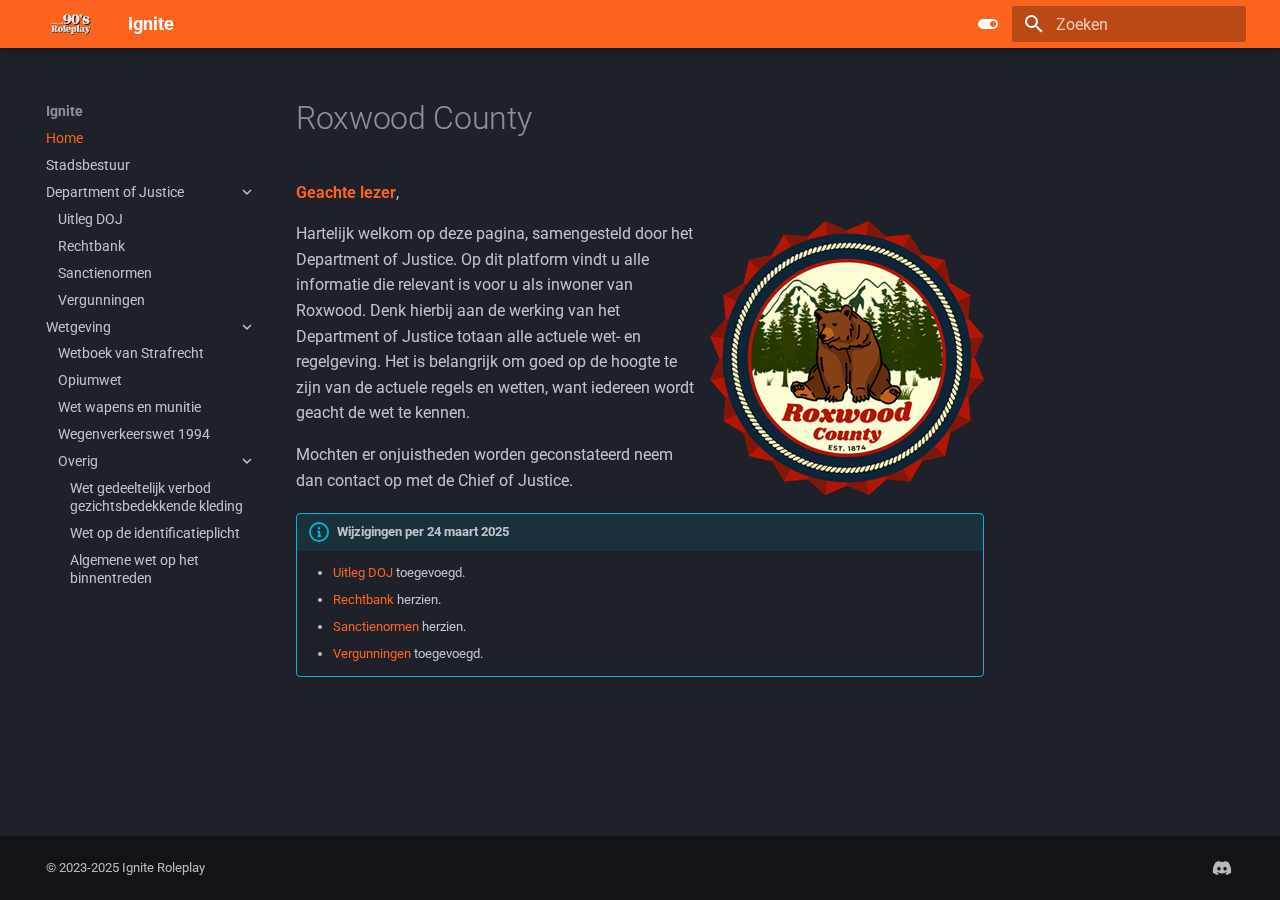
<file: index.html>
<!doctype html>
<html lang="nl" class="no-js">
  <head>
    
      <meta charset="utf-8">
      <meta name="viewport" content="width=device-width,initial-scale=1">
      
      
      
      
      
        <link rel="next" href="stadsbestuur/">
      
      
      <link rel="icon" href="img/logo.png">
      <meta name="generator" content="mkdocs-1.6.1, mkdocs-material-9.6.11">
    
    
      
        <title>Ignite</title>
      
    
    
      <link rel="stylesheet" href="assets/stylesheets/main.4af4bdda.min.css">
      
        
        <link rel="stylesheet" href="assets/stylesheets/palette.06af60db.min.css">
      
      
  
  
    
    
  
    
    
  
    
    
  
    
    
  
    
    
  
    
    
  
    
    
  
    
    
  
    
    
  
    
    
  
    
    
  
    
    
  
  
  <style>:root{--md-admonition-icon--note:url('data:image/svg+xml;charset=utf-8,%3Csvg%20xmlns%3D%22http%3A//www.w3.org/2000/svg%22%20viewBox%3D%220%200%2016%2016%22%3E%3Cpath%20d%3D%22M1%207.775V2.75C1%201.784%201.784%201%202.75%201h5.025c.464%200%20.91.184%201.238.513l6.25%206.25a1.75%201.75%200%200%201%200%202.474l-5.026%205.026a1.75%201.75%200%200%201-2.474%200l-6.25-6.25A1.75%201.75%200%200%201%201%207.775m1.5%200c0%20.066.026.13.073.177l6.25%206.25a.25.25%200%200%200%20.354%200l5.025-5.025a.25.25%200%200%200%200-.354l-6.25-6.25a.25.25%200%200%200-.177-.073H2.75a.25.25%200%200%200-.25.25ZM6%205a1%201%200%201%201%200%202%201%201%200%200%201%200-2%22/%3E%3C/svg%3E');--md-admonition-icon--abstract:url('data:image/svg+xml;charset=utf-8,%3Csvg%20xmlns%3D%22http%3A//www.w3.org/2000/svg%22%20viewBox%3D%220%200%2016%2016%22%3E%3Cpath%20d%3D%22M2.5%201.75v11.5c0%20.138.112.25.25.25h3.17a.75.75%200%200%201%200%201.5H2.75A1.75%201.75%200%200%201%201%2013.25V1.75C1%20.784%201.784%200%202.75%200h8.5C12.216%200%2013%20.784%2013%201.75v7.736a.75.75%200%200%201-1.5%200V1.75a.25.25%200%200%200-.25-.25h-8.5a.25.25%200%200%200-.25.25m13.274%209.537zl-4.557%204.45a.75.75%200%200%201-1.055-.008l-1.943-1.95a.75.75%200%200%201%201.062-1.058l1.419%201.425%204.026-3.932a.75.75%200%201%201%201.048%201.074M4.75%204h4.5a.75.75%200%200%201%200%201.5h-4.5a.75.75%200%200%201%200-1.5M4%207.75A.75.75%200%200%201%204.75%207h2a.75.75%200%200%201%200%201.5h-2A.75.75%200%200%201%204%207.75%22/%3E%3C/svg%3E');--md-admonition-icon--info:url('data:image/svg+xml;charset=utf-8,%3Csvg%20xmlns%3D%22http%3A//www.w3.org/2000/svg%22%20viewBox%3D%220%200%2016%2016%22%3E%3Cpath%20d%3D%22M0%208a8%208%200%201%201%2016%200A8%208%200%200%201%200%208m8-6.5a6.5%206.5%200%201%200%200%2013%206.5%206.5%200%200%200%200-13M6.5%207.75A.75.75%200%200%201%207.25%207h1a.75.75%200%200%201%20.75.75v2.75h.25a.75.75%200%200%201%200%201.5h-2a.75.75%200%200%201%200-1.5h.25v-2h-.25a.75.75%200%200%201-.75-.75M8%206a1%201%200%201%201%200-2%201%201%200%200%201%200%202%22/%3E%3C/svg%3E');--md-admonition-icon--tip:url('data:image/svg+xml;charset=utf-8,%3Csvg%20xmlns%3D%22http%3A//www.w3.org/2000/svg%22%20viewBox%3D%220%200%2016%2016%22%3E%3Cpath%20d%3D%22M3.499.75a.75.75%200%200%201%201.5%200v.996C5.9%202.903%206.793%203.65%207.662%204.376l.24.202c-.036-.694.055-1.422.426-2.163C9.1.873%2010.794-.045%2012.622.26%2014.408.558%2016%201.94%2016%204.25c0%201.278-.954%202.575-2.44%202.734l.146.508.065.22c.203.701.412%201.455.476%202.226.142%201.707-.4%203.03-1.487%203.898C11.714%2014.671%2010.27%2015%208.75%2015h-6a.75.75%200%200%201%200-1.5h1.376a4.5%204.5%200%200%201-.563-1.191%203.84%203.84%200%200%201-.05-2.063%204.65%204.65%200%200%201-2.025-.293.75.75%200%200%201%20.525-1.406c1.357.507%202.376-.006%202.698-.318l.009-.01a.747.747%200%200%201%201.06%200%20.75.75%200%200%201-.012%201.074c-.912.92-.992%201.835-.768%202.586.221.74.745%201.337%201.196%201.621H8.75c1.343%200%202.398-.296%203.074-.836.635-.507%201.036-1.31.928-2.602-.05-.603-.216-1.224-.422-1.93l-.064-.221c-.12-.407-.246-.84-.353-1.29a2.4%202.4%200%200%201-.507-.441%203.1%203.1%200%200%201-.633-1.248.75.75%200%200%201%201.455-.364c.046.185.144.436.31.627.146.168.353.305.712.305.738%200%201.25-.615%201.25-1.25%200-1.47-.95-2.315-2.123-2.51-1.172-.196-2.227.387-2.706%201.345-.46.92-.27%201.774.019%203.062l.042.19.01.05c.348.443.666.949.94%201.553a.75.75%200%201%201-1.365.62c-.553-1.217-1.32-1.94-2.3-2.768L6.7%205.527c-.814-.68-1.75-1.462-2.692-2.619a3.7%203.7%200%200%200-1.023.88c-.406.495-.663%201.036-.722%201.508.116.122.306.21.591.239.388.038.797-.06%201.032-.19a.75.75%200%200%201%20.728%201.31c-.515.287-1.23.439-1.906.373-.682-.067-1.473-.38-1.879-1.193L.75%205.677V5.5c0-.984.48-1.94%201.077-2.664.46-.559%201.05-1.055%201.673-1.353z%22/%3E%3C/svg%3E');--md-admonition-icon--success:url('data:image/svg+xml;charset=utf-8,%3Csvg%20xmlns%3D%22http%3A//www.w3.org/2000/svg%22%20viewBox%3D%220%200%2016%2016%22%3E%3Cpath%20d%3D%22M13.78%204.22a.75.75%200%200%201%200%201.06l-7.25%207.25a.75.75%200%200%201-1.06%200L2.22%209.28a.75.75%200%200%201%20.018-1.042.75.75%200%200%201%201.042-.018L6%2010.94l6.72-6.72a.75.75%200%200%201%201.06%200%22/%3E%3C/svg%3E');--md-admonition-icon--question:url('data:image/svg+xml;charset=utf-8,%3Csvg%20xmlns%3D%22http%3A//www.w3.org/2000/svg%22%20viewBox%3D%220%200%2016%2016%22%3E%3Cpath%20d%3D%22M0%208a8%208%200%201%201%2016%200A8%208%200%200%201%200%208m8-6.5a6.5%206.5%200%201%200%200%2013%206.5%206.5%200%200%200%200-13M6.92%206.085h.001a.749.749%200%201%201-1.342-.67c.169-.339.436-.701.849-.977C6.845%204.16%207.369%204%208%204a2.76%202.76%200%200%201%201.637.525c.503.377.863.965.863%201.725%200%20.448-.115.83-.329%201.15-.205.307-.47.513-.692.662-.109.072-.22.138-.313.195l-.006.004a6%206%200%200%200-.26.16%201%201%200%200%200-.276.245.75.75%200%200%201-1.248-.832c.184-.264.42-.489.692-.661q.154-.1.313-.195l.007-.004c.1-.061.182-.11.258-.161a1%201%200%200%200%20.277-.245C8.96%206.514%209%206.427%209%206.25a.61.61%200%200%200-.262-.525A1.27%201.27%200%200%200%208%205.5c-.369%200-.595.09-.74.187a1%201%200%200%200-.34.398M9%2011a1%201%200%201%201-2%200%201%201%200%200%201%202%200%22/%3E%3C/svg%3E');--md-admonition-icon--warning:url('data:image/svg+xml;charset=utf-8,%3Csvg%20xmlns%3D%22http%3A//www.w3.org/2000/svg%22%20viewBox%3D%220%200%2016%2016%22%3E%3Cpath%20d%3D%22M6.457%201.047c.659-1.234%202.427-1.234%203.086%200l6.082%2011.378A1.75%201.75%200%200%201%2014.082%2015H1.918a1.75%201.75%200%200%201-1.543-2.575Zm1.763.707a.25.25%200%200%200-.44%200L1.698%2013.132a.25.25%200%200%200%20.22.368h12.164a.25.25%200%200%200%20.22-.368Zm.53%203.996v2.5a.75.75%200%200%201-1.5%200v-2.5a.75.75%200%200%201%201.5%200M9%2011a1%201%200%201%201-2%200%201%201%200%200%201%202%200%22/%3E%3C/svg%3E');--md-admonition-icon--failure:url('data:image/svg+xml;charset=utf-8,%3Csvg%20xmlns%3D%22http%3A//www.w3.org/2000/svg%22%20viewBox%3D%220%200%2016%2016%22%3E%3Cpath%20d%3D%22M2.344%202.343za8%208%200%200%201%2011.314%2011.314A8.002%208.002%200%200%201%20.234%2010.089a8%208%200%200%201%202.11-7.746m1.06%2010.253a6.5%206.5%200%201%200%209.108-9.275%206.5%206.5%200%200%200-9.108%209.275M6.03%204.97%208%206.94l1.97-1.97a.749.749%200%200%201%201.275.326.75.75%200%200%201-.215.734L9.06%208l1.97%201.97a.749.749%200%200%201-.326%201.275.75.75%200%200%201-.734-.215L8%209.06l-1.97%201.97a.749.749%200%200%201-1.275-.326.75.75%200%200%201%20.215-.734L6.94%208%204.97%206.03a.75.75%200%200%201%20.018-1.042.75.75%200%200%201%201.042-.018%22/%3E%3C/svg%3E');--md-admonition-icon--danger:url('data:image/svg+xml;charset=utf-8,%3Csvg%20xmlns%3D%22http%3A//www.w3.org/2000/svg%22%20viewBox%3D%220%200%2016%2016%22%3E%3Cpath%20d%3D%22M9.504.43a1.516%201.516%200%200%201%202.437%201.713L10.415%205.5h2.123c1.57%200%202.346%201.909%201.22%203.004l-7.34%207.142a1.25%201.25%200%200%201-.871.354h-.302a1.25%201.25%200%200%201-1.157-1.723L5.633%2010.5H3.462c-1.57%200-2.346-1.909-1.22-3.004zm1.047%201.074L3.286%208.571A.25.25%200%200%200%203.462%209H6.75a.75.75%200%200%201%20.694%201.034l-1.713%204.188%206.982-6.793A.25.25%200%200%200%2012.538%207H9.25a.75.75%200%200%201-.683-1.06l2.008-4.418.003-.006-.004-.009-.006-.006-.008-.001q-.005%200-.009.004%22/%3E%3C/svg%3E');--md-admonition-icon--bug:url('data:image/svg+xml;charset=utf-8,%3Csvg%20xmlns%3D%22http%3A//www.w3.org/2000/svg%22%20viewBox%3D%220%200%2016%2016%22%3E%3Cpath%20d%3D%22M4.72.22a.75.75%200%200%201%201.06%200l1%20.999a3.5%203.5%200%200%201%202.441%200l.999-1a.748.748%200%200%201%201.265.332.75.75%200%200%201-.205.729l-.775.776c.616.63.995%201.493.995%202.444v.327q0%20.15-.025.292c.408.14.764.392%201.029.722l1.968-.787a.75.75%200%200%201%20.556%201.392L13%207.258V9h2.25a.75.75%200%200%201%200%201.5H13v.5q-.002.615-.141%201.186l2.17.868a.75.75%200%200%201-.557%201.392l-2.184-.873A5%205%200%200%201%208%2016a5%205%200%200%201-4.288-2.427l-2.183.873a.75.75%200%200%201-.558-1.392l2.17-.868A5%205%200%200%201%203%2011v-.5H.75a.75.75%200%200%201%200-1.5H3V7.258L.971%206.446a.75.75%200%200%201%20.558-1.392l1.967.787c.265-.33.62-.583%201.03-.722a1.7%201.7%200%200%201-.026-.292V4.5c0-.951.38-1.814.995-2.444L4.72%201.28a.75.75%200%200%201%200-1.06m.53%206.28a.75.75%200%200%200-.75.75V11a3.5%203.5%200%201%200%207%200V7.25a.75.75%200%200%200-.75-.75ZM6.173%205h3.654A.17.17%200%200%200%2010%204.827V4.5a2%202%200%201%200-4%200v.327c0%20.096.077.173.173.173%22/%3E%3C/svg%3E');--md-admonition-icon--example:url('data:image/svg+xml;charset=utf-8,%3Csvg%20xmlns%3D%22http%3A//www.w3.org/2000/svg%22%20viewBox%3D%220%200%2016%2016%22%3E%3Cpath%20d%3D%22M5%205.782V2.5h-.25a.75.75%200%200%201%200-1.5h6.5a.75.75%200%200%201%200%201.5H11v3.282l3.666%205.76C15.619%2013.04%2014.543%2015%2012.767%2015H3.233c-1.776%200-2.852-1.96-1.899-3.458Zm-2.4%206.565a.75.75%200%200%200%20.633%201.153h9.534a.75.75%200%200%200%20.633-1.153L12.225%2010.5h-8.45ZM9.5%202.5h-3V6c0%20.143-.04.283-.117.403L4.73%209h6.54L9.617%206.403A.75.75%200%200%201%209.5%206Z%22/%3E%3C/svg%3E');--md-admonition-icon--quote:url('data:image/svg+xml;charset=utf-8,%3Csvg%20xmlns%3D%22http%3A//www.w3.org/2000/svg%22%20viewBox%3D%220%200%2016%2016%22%3E%3Cpath%20d%3D%22M1.75%202.5h10.5a.75.75%200%200%201%200%201.5H1.75a.75.75%200%200%201%200-1.5m4%205h8.5a.75.75%200%200%201%200%201.5h-8.5a.75.75%200%200%201%200-1.5m0%205h8.5a.75.75%200%200%201%200%201.5h-8.5a.75.75%200%200%201%200-1.5M2.5%207.75v6a.75.75%200%200%201-1.5%200v-6a.75.75%200%200%201%201.5%200%22/%3E%3C/svg%3E');}</style>



    
    
      
    
    
      
        
        
        <link rel="preconnect" href="https://fonts.gstatic.com" crossorigin>
        <link rel="stylesheet" href="https://fonts.googleapis.com/css?family=Roboto:300,300i,400,400i,700,700i%7CRoboto+Mono:400,400i,700,700i&display=fallback">
        <style>:root{--md-text-font:"Roboto";--md-code-font:"Roboto Mono"}</style>
      
    
    
      <link rel="stylesheet" href="stylesheets/extra.css">
    
    <script>__md_scope=new URL(".",location),__md_hash=e=>[...e].reduce(((e,_)=>(e<<5)-e+_.charCodeAt(0)),0),__md_get=(e,_=localStorage,t=__md_scope)=>JSON.parse(_.getItem(t.pathname+"."+e)),__md_set=(e,_,t=localStorage,a=__md_scope)=>{try{t.setItem(a.pathname+"."+e,JSON.stringify(_))}catch(e){}}</script>
    
      

    
    
    
  </head>
  
  
    
    
      
    
    
    
    
    <body dir="ltr" data-md-color-scheme="slate" data-md-color-primary="custom" data-md-color-accent="custom">
  
    
    <input class="md-toggle" data-md-toggle="drawer" type="checkbox" id="__drawer" autocomplete="off">
    <input class="md-toggle" data-md-toggle="search" type="checkbox" id="__search" autocomplete="off">
    <label class="md-overlay" for="__drawer"></label>
    <div data-md-component="skip">
      
        
        <a href="#roxwood-county" class="md-skip">
          Ga naar inhoud
        </a>
      
    </div>
    <div data-md-component="announce">
      
    </div>
    
    
      

  

<header class="md-header md-header--shadow" data-md-component="header">
  <nav class="md-header__inner md-grid" aria-label="Header">
    <a href="." title="Ignite" class="md-header__button md-logo" aria-label="Ignite" data-md-component="logo">
      
  <img src="img/logo.webp" alt="logo">

    </a>
    <label class="md-header__button md-icon" for="__drawer">
      
      <svg xmlns="http://www.w3.org/2000/svg" viewBox="0 0 24 24"><path d="M3 6h18v2H3zm0 5h18v2H3zm0 5h18v2H3z"/></svg>
    </label>
    <div class="md-header__title" data-md-component="header-title">
      <div class="md-header__ellipsis">
        <div class="md-header__topic">
          <span class="md-ellipsis">
            Ignite
          </span>
        </div>
        <div class="md-header__topic" data-md-component="header-topic">
          <span class="md-ellipsis">
            
              Home
            
          </span>
        </div>
      </div>
    </div>
    
      
        <form class="md-header__option" data-md-component="palette">
  
    
    
    
    <input class="md-option" data-md-color-media="" data-md-color-scheme="slate" data-md-color-primary="custom" data-md-color-accent="custom"  aria-label="Overschakelen naar light mode"  type="radio" name="__palette" id="__palette_0">
    
      <label class="md-header__button md-icon" title="Overschakelen naar light mode" for="__palette_1" hidden>
        <svg xmlns="http://www.w3.org/2000/svg" viewBox="0 0 24 24"><path d="M17 7H7a5 5 0 0 0-5 5 5 5 0 0 0 5 5h10a5 5 0 0 0 5-5 5 5 0 0 0-5-5m0 8a3 3 0 0 1-3-3 3 3 0 0 1 3-3 3 3 0 0 1 3 3 3 3 0 0 1-3 3"/></svg>
      </label>
    
  
    
    
    
    <input class="md-option" data-md-color-media="" data-md-color-scheme="default" data-md-color-primary="custom" data-md-color-accent="custom"  aria-label="Overschakelen naar dark mode"  type="radio" name="__palette" id="__palette_1">
    
      <label class="md-header__button md-icon" title="Overschakelen naar dark mode" for="__palette_0" hidden>
        <svg xmlns="http://www.w3.org/2000/svg" viewBox="0 0 24 24"><path d="M17 6H7c-3.31 0-6 2.69-6 6s2.69 6 6 6h10c3.31 0 6-2.69 6-6s-2.69-6-6-6m0 10H7c-2.21 0-4-1.79-4-4s1.79-4 4-4h10c2.21 0 4 1.79 4 4s-1.79 4-4 4M7 9c-1.66 0-3 1.34-3 3s1.34 3 3 3 3-1.34 3-3-1.34-3-3-3"/></svg>
      </label>
    
  
</form>
      
    
    
      <script>var palette=__md_get("__palette");if(palette&&palette.color){if("(prefers-color-scheme)"===palette.color.media){var media=matchMedia("(prefers-color-scheme: light)"),input=document.querySelector(media.matches?"[data-md-color-media='(prefers-color-scheme: light)']":"[data-md-color-media='(prefers-color-scheme: dark)']");palette.color.media=input.getAttribute("data-md-color-media"),palette.color.scheme=input.getAttribute("data-md-color-scheme"),palette.color.primary=input.getAttribute("data-md-color-primary"),palette.color.accent=input.getAttribute("data-md-color-accent")}for(var[key,value]of Object.entries(palette.color))document.body.setAttribute("data-md-color-"+key,value)}</script>
    
    
    
      
      
        <label class="md-header__button md-icon" for="__search">
          
          <svg xmlns="http://www.w3.org/2000/svg" viewBox="0 0 24 24"><path d="M9.5 3A6.5 6.5 0 0 1 16 9.5c0 1.61-.59 3.09-1.56 4.23l.27.27h.79l5 5-1.5 1.5-5-5v-.79l-.27-.27A6.52 6.52 0 0 1 9.5 16 6.5 6.5 0 0 1 3 9.5 6.5 6.5 0 0 1 9.5 3m0 2C7 5 5 7 5 9.5S7 14 9.5 14 14 12 14 9.5 12 5 9.5 5"/></svg>
        </label>
        <div class="md-search" data-md-component="search" role="dialog">
  <label class="md-search__overlay" for="__search"></label>
  <div class="md-search__inner" role="search">
    <form class="md-search__form" name="search">
      <input type="text" class="md-search__input" name="query" aria-label="Zoeken" placeholder="Zoeken" autocapitalize="off" autocorrect="off" autocomplete="off" spellcheck="false" data-md-component="search-query" required>
      <label class="md-search__icon md-icon" for="__search">
        
        <svg xmlns="http://www.w3.org/2000/svg" viewBox="0 0 24 24"><path d="M9.5 3A6.5 6.5 0 0 1 16 9.5c0 1.61-.59 3.09-1.56 4.23l.27.27h.79l5 5-1.5 1.5-5-5v-.79l-.27-.27A6.52 6.52 0 0 1 9.5 16 6.5 6.5 0 0 1 3 9.5 6.5 6.5 0 0 1 9.5 3m0 2C7 5 5 7 5 9.5S7 14 9.5 14 14 12 14 9.5 12 5 9.5 5"/></svg>
        
        <svg xmlns="http://www.w3.org/2000/svg" viewBox="0 0 24 24"><path d="M20 11v2H8l5.5 5.5-1.42 1.42L4.16 12l7.92-7.92L13.5 5.5 8 11z"/></svg>
      </label>
      <nav class="md-search__options" aria-label="Zoeken">
        
        <button type="reset" class="md-search__icon md-icon" title="Leegmaken" aria-label="Leegmaken" tabindex="-1">
          
          <svg xmlns="http://www.w3.org/2000/svg" viewBox="0 0 24 24"><path d="M19 6.41 17.59 5 12 10.59 6.41 5 5 6.41 10.59 12 5 17.59 6.41 19 12 13.41 17.59 19 19 17.59 13.41 12z"/></svg>
        </button>
      </nav>
      
    </form>
    <div class="md-search__output">
      <div class="md-search__scrollwrap" tabindex="0" data-md-scrollfix>
        <div class="md-search-result" data-md-component="search-result">
          <div class="md-search-result__meta">
            Zoeken initialiseren
          </div>
          <ol class="md-search-result__list" role="presentation"></ol>
        </div>
      </div>
    </div>
  </div>
</div>
      
    
    
  </nav>
  
</header>
    
    <div class="md-container" data-md-component="container">
      
      
        
          
        
      
      <main class="md-main" data-md-component="main">
        <div class="md-main__inner md-grid">
          
            
              
              <div class="md-sidebar md-sidebar--primary" data-md-component="sidebar" data-md-type="navigation" >
                <div class="md-sidebar__scrollwrap">
                  <div class="md-sidebar__inner">
                    



<nav class="md-nav md-nav--primary" aria-label="Navigatie" data-md-level="0">
  <label class="md-nav__title" for="__drawer">
    <a href="." title="Ignite" class="md-nav__button md-logo" aria-label="Ignite" data-md-component="logo">
      
  <img src="img/logo.webp" alt="logo">

    </a>
    Ignite
  </label>
  
  <ul class="md-nav__list" data-md-scrollfix>
    
      
      
  
  
    
  
  
  
    <li class="md-nav__item md-nav__item--active">
      
      <input class="md-nav__toggle md-toggle" type="checkbox" id="__toc">
      
      
        
      
      
      <a href="." class="md-nav__link md-nav__link--active">
        
  
  
  <span class="md-ellipsis">
    Home
    
  </span>
  

      </a>
      
    </li>
  

    
      
      
  
  
  
  
    <li class="md-nav__item">
      <a href="stadsbestuur/" class="md-nav__link">
        
  
  
  <span class="md-ellipsis">
    Stadsbestuur
    
  </span>
  

      </a>
    </li>
  

    
      
      
  
  
  
  
    
    
      
        
      
        
      
        
      
        
      
    
    
    
    
    <li class="md-nav__item md-nav__item--nested">
      
        
        
          
        
        <input class="md-nav__toggle md-toggle md-toggle--indeterminate" type="checkbox" id="__nav_3" >
        
          
          <label class="md-nav__link" for="__nav_3" id="__nav_3_label" tabindex="0">
            
  
  
  <span class="md-ellipsis">
    Department of Justice
    
  </span>
  

            <span class="md-nav__icon md-icon"></span>
          </label>
        
        <nav class="md-nav" data-md-level="1" aria-labelledby="__nav_3_label" aria-expanded="false">
          <label class="md-nav__title" for="__nav_3">
            <span class="md-nav__icon md-icon"></span>
            Department of Justice
          </label>
          <ul class="md-nav__list" data-md-scrollfix>
            
              
                
  
  
  
  
    <li class="md-nav__item">
      <a href="Department%20of%20Justice/doj/" class="md-nav__link">
        
  
  
  <span class="md-ellipsis">
    Uitleg DOJ
    
  </span>
  

      </a>
    </li>
  

              
            
              
                
  
  
  
  
    <li class="md-nav__item">
      <a href="Department%20of%20Justice/rechtbank/" class="md-nav__link">
        
  
  
  <span class="md-ellipsis">
    Rechtbank
    
  </span>
  

      </a>
    </li>
  

              
            
              
                
  
  
  
  
    <li class="md-nav__item">
      <a href="Department%20of%20Justice/sanctienormen/" class="md-nav__link">
        
  
  
  <span class="md-ellipsis">
    Sanctienormen
    
  </span>
  

      </a>
    </li>
  

              
            
              
                
  
  
  
  
    <li class="md-nav__item">
      <a href="Department%20of%20Justice/vergunningen/" class="md-nav__link">
        
  
  
  <span class="md-ellipsis">
    Vergunningen
    
  </span>
  

      </a>
    </li>
  

              
            
          </ul>
        </nav>
      
    </li>
  

    
      
      
  
  
  
  
    
    
      
        
      
        
      
        
      
        
      
        
      
    
    
    
    
    <li class="md-nav__item md-nav__item--nested">
      
        
        
          
        
        <input class="md-nav__toggle md-toggle md-toggle--indeterminate" type="checkbox" id="__nav_4" >
        
          
          <label class="md-nav__link" for="__nav_4" id="__nav_4_label" tabindex="0">
            
  
  
  <span class="md-ellipsis">
    Wetgeving
    
  </span>
  

            <span class="md-nav__icon md-icon"></span>
          </label>
        
        <nav class="md-nav" data-md-level="1" aria-labelledby="__nav_4_label" aria-expanded="false">
          <label class="md-nav__title" for="__nav_4">
            <span class="md-nav__icon md-icon"></span>
            Wetgeving
          </label>
          <ul class="md-nav__list" data-md-scrollfix>
            
              
                
  
  
  
  
    <li class="md-nav__item">
      <a href="Wetgeving/sr/" class="md-nav__link">
        
  
  
  <span class="md-ellipsis">
    Wetboek van Strafrecht
    
  </span>
  

      </a>
    </li>
  

              
            
              
                
  
  
  
  
    <li class="md-nav__item">
      <a href="Wetgeving/opw/" class="md-nav__link">
        
  
  
  <span class="md-ellipsis">
    Opiumwet
    
  </span>
  

      </a>
    </li>
  

              
            
              
                
  
  
  
  
    <li class="md-nav__item">
      <a href="Wetgeving/wwm/" class="md-nav__link">
        
  
  
  <span class="md-ellipsis">
    Wet wapens en munitie
    
  </span>
  

      </a>
    </li>
  

              
            
              
                
  
  
  
  
    <li class="md-nav__item">
      <a href="Wetgeving/wvw/" class="md-nav__link">
        
  
  
  <span class="md-ellipsis">
    Wegenverkeerswet 1994
    
  </span>
  

      </a>
    </li>
  

              
            
              
                
  
  
  
  
    
    
      
        
      
        
      
        
      
    
    
    
    
    <li class="md-nav__item md-nav__item--nested">
      
        
        
          
        
        <input class="md-nav__toggle md-toggle md-toggle--indeterminate" type="checkbox" id="__nav_4_5" >
        
          
          <label class="md-nav__link" for="__nav_4_5" id="__nav_4_5_label" tabindex="0">
            
  
  
  <span class="md-ellipsis">
    Overig
    
  </span>
  

            <span class="md-nav__icon md-icon"></span>
          </label>
        
        <nav class="md-nav" data-md-level="2" aria-labelledby="__nav_4_5_label" aria-expanded="false">
          <label class="md-nav__title" for="__nav_4_5">
            <span class="md-nav__icon md-icon"></span>
            Overig
          </label>
          <ul class="md-nav__list" data-md-scrollfix>
            
              
                
  
  
  
  
    <li class="md-nav__item">
      <a href="Wetgeving/Overig/wgvgk/" class="md-nav__link">
        
  
  
  <span class="md-ellipsis">
    Wet gedeeltelijk verbod gezichtsbedekkende kleding
    
  </span>
  

      </a>
    </li>
  

              
            
              
                
  
  
  
  
    <li class="md-nav__item">
      <a href="Wetgeving/Overig/wid/" class="md-nav__link">
        
  
  
  <span class="md-ellipsis">
    Wet op de identificatieplicht
    
  </span>
  

      </a>
    </li>
  

              
            
              
                
  
  
  
  
    <li class="md-nav__item">
      <a href="Wetgeving/Overig/awbi/" class="md-nav__link">
        
  
  
  <span class="md-ellipsis">
    Algemene wet op het binnentreden
    
  </span>
  

      </a>
    </li>
  

              
            
          </ul>
        </nav>
      
    </li>
  

              
            
          </ul>
        </nav>
      
    </li>
  

    
  </ul>
</nav>
                  </div>
                </div>
              </div>
            
            
              
              <div class="md-sidebar md-sidebar--secondary" data-md-component="sidebar" data-md-type="toc" >
                <div class="md-sidebar__scrollwrap">
                  <div class="md-sidebar__inner">
                    

<nav class="md-nav md-nav--secondary" aria-label="Inhoudsopgave">
  
  
  
    
  
  
</nav>
                  </div>
                </div>
              </div>
            
          
          
            <div class="md-content" data-md-component="content">
              <article class="md-content__inner md-typeset">
                
                  



<h1 id="roxwood-county">Roxwood County</h1>
<p><span style="color: #fc631e;"><strong>Geachte lezer</strong></span>,</p>
<p><img align="right" alt="Image title" src="img/roxwood.webp" /></p>
<p>Hartelijk welkom op deze pagina, samengesteld door het Department of Justice.
Op dit platform vindt u alle informatie die relevant is voor u als inwoner van Roxwood. 
Denk hierbij aan de werking van het Department of Justice totaan alle actuele wet- en regelgeving. 
Het is belangrijk om goed op de hoogte te zijn van de actuele regels en wetten, want iedereen wordt geacht de wet te kennen.</p>
<p>Mochten er onjuistheden worden geconstateerd neem dan contact op met de Chief of Justice.</p>
<div class="admonition info">
<p class="admonition-title">Wijzigingen per 24 maart 2025</p>
<ul>
<li><a href="Department of Justice/doj">Uitleg DOJ</a> toegevoegd.</li>
<li><a href="Department of Justice/rechtbank">Rechtbank</a> herzien.</li>
<li><a href="Department of Justice/sanctienormen">Sanctienormen</a> herzien.</li>
<li><a href="Department of Justice/vergunningen">Vergunningen</a> toegevoegd.</li>
</ul>
</div>












                
              </article>
            </div>
          
          
<script>var target=document.getElementById(location.hash.slice(1));target&&target.name&&(target.checked=target.name.startsWith("__tabbed_"))</script>
        </div>
        
          <button type="button" class="md-top md-icon" data-md-component="top" hidden>
  
  <svg xmlns="http://www.w3.org/2000/svg" viewBox="0 0 24 24"><path d="M13 20h-2V8l-5.5 5.5-1.42-1.42L12 4.16l7.92 7.92-1.42 1.42L13 8z"/></svg>
  Terug naar boven
</button>
        
      </main>
      
        <footer class="md-footer">
  
  <div class="md-footer-meta md-typeset">
    <div class="md-footer-meta__inner md-grid">
      <div class="md-copyright">
  
    <div class="md-copyright__highlight">
      &copy; 2023-2025 <a href="https://www.igniteroleplay.nl/"  target="_blank" rel="noopener">Ignite Roleplay</a>

    </div>
  
  
</div>
      
        <div class="md-social">
  
    
    
    
    
      
      
    
    <a href="https://discord.gg/igniteroleplay" target="_blank" rel="noopener" title="discord.gg" class="md-social__link">
      <svg xmlns="http://www.w3.org/2000/svg" viewBox="0 0 640 512"><!--! Font Awesome Free 6.7.2 by @fontawesome - https://fontawesome.com License - https://fontawesome.com/license/free (Icons: CC BY 4.0, Fonts: SIL OFL 1.1, Code: MIT License) Copyright 2024 Fonticons, Inc.--><path d="M524.531 69.836a1.5 1.5 0 0 0-.764-.7A485 485 0 0 0 404.081 32.03a1.82 1.82 0 0 0-1.923.91 338 338 0 0 0-14.9 30.6 447.9 447.9 0 0 0-134.426 0 310 310 0 0 0-15.135-30.6 1.89 1.89 0 0 0-1.924-.91 483.7 483.7 0 0 0-119.688 37.107 1.7 1.7 0 0 0-.788.676C39.068 183.651 18.186 294.69 28.43 404.354a2.02 2.02 0 0 0 .765 1.375 487.7 487.7 0 0 0 146.825 74.189 1.9 1.9 0 0 0 2.063-.676A348 348 0 0 0 208.12 430.4a1.86 1.86 0 0 0-1.019-2.588 321 321 0 0 1-45.868-21.853 1.885 1.885 0 0 1-.185-3.126 251 251 0 0 0 9.109-7.137 1.82 1.82 0 0 1 1.9-.256c96.229 43.917 200.41 43.917 295.5 0a1.81 1.81 0 0 1 1.924.233 235 235 0 0 0 9.132 7.16 1.884 1.884 0 0 1-.162 3.126 301.4 301.4 0 0 1-45.89 21.83 1.875 1.875 0 0 0-1 2.611 391 391 0 0 0 30.014 48.815 1.86 1.86 0 0 0 2.063.7A486 486 0 0 0 610.7 405.729a1.88 1.88 0 0 0 .765-1.352c12.264-126.783-20.532-236.912-86.934-334.541M222.491 337.58c-28.972 0-52.844-26.587-52.844-59.239s23.409-59.241 52.844-59.241c29.665 0 53.306 26.82 52.843 59.239 0 32.654-23.41 59.241-52.843 59.241m195.38 0c-28.971 0-52.843-26.587-52.843-59.239s23.409-59.241 52.843-59.241c29.667 0 53.307 26.82 52.844 59.239 0 32.654-23.177 59.241-52.844 59.241"/></svg>
    </a>
  
</div>
      
    </div>
  </div>
</footer>
      
    </div>
    <div class="md-dialog" data-md-component="dialog">
      <div class="md-dialog__inner md-typeset"></div>
    </div>
    
    
    
      
      <script id="__config" type="application/json">{"base": ".", "features": ["navigation.instant", "navigation.tracking", "navigation.expand", "navigation.indexes", "navigation.top", "header.autohide", "toc.follow", "content.action.edit", "content.action.view"], "search": "assets/javascripts/workers/search.f8cc74c7.min.js", "tags": null, "translations": {"clipboard.copied": "Gekopieerd naar klembord", "clipboard.copy": "Kopi\u00ebren naar klembord", "search.result.more.one": "1 extra overeenkomst op deze pagina", "search.result.more.other": "# extra overeenkomsten op deze pagina", "search.result.none": "Geen overeenkomende documenten", "search.result.one": "1 overeenkomende document", "search.result.other": "# overeenkomende documenten", "search.result.placeholder": "Typ om te beginnen met zoeken", "search.result.term.missing": "Ontbreekt", "select.version": "Selecteer versie"}, "version": null}</script>
    
    
      <script src="assets/javascripts/bundle.c8b220af.min.js"></script>
      
    
  </body>
</html>
</file>
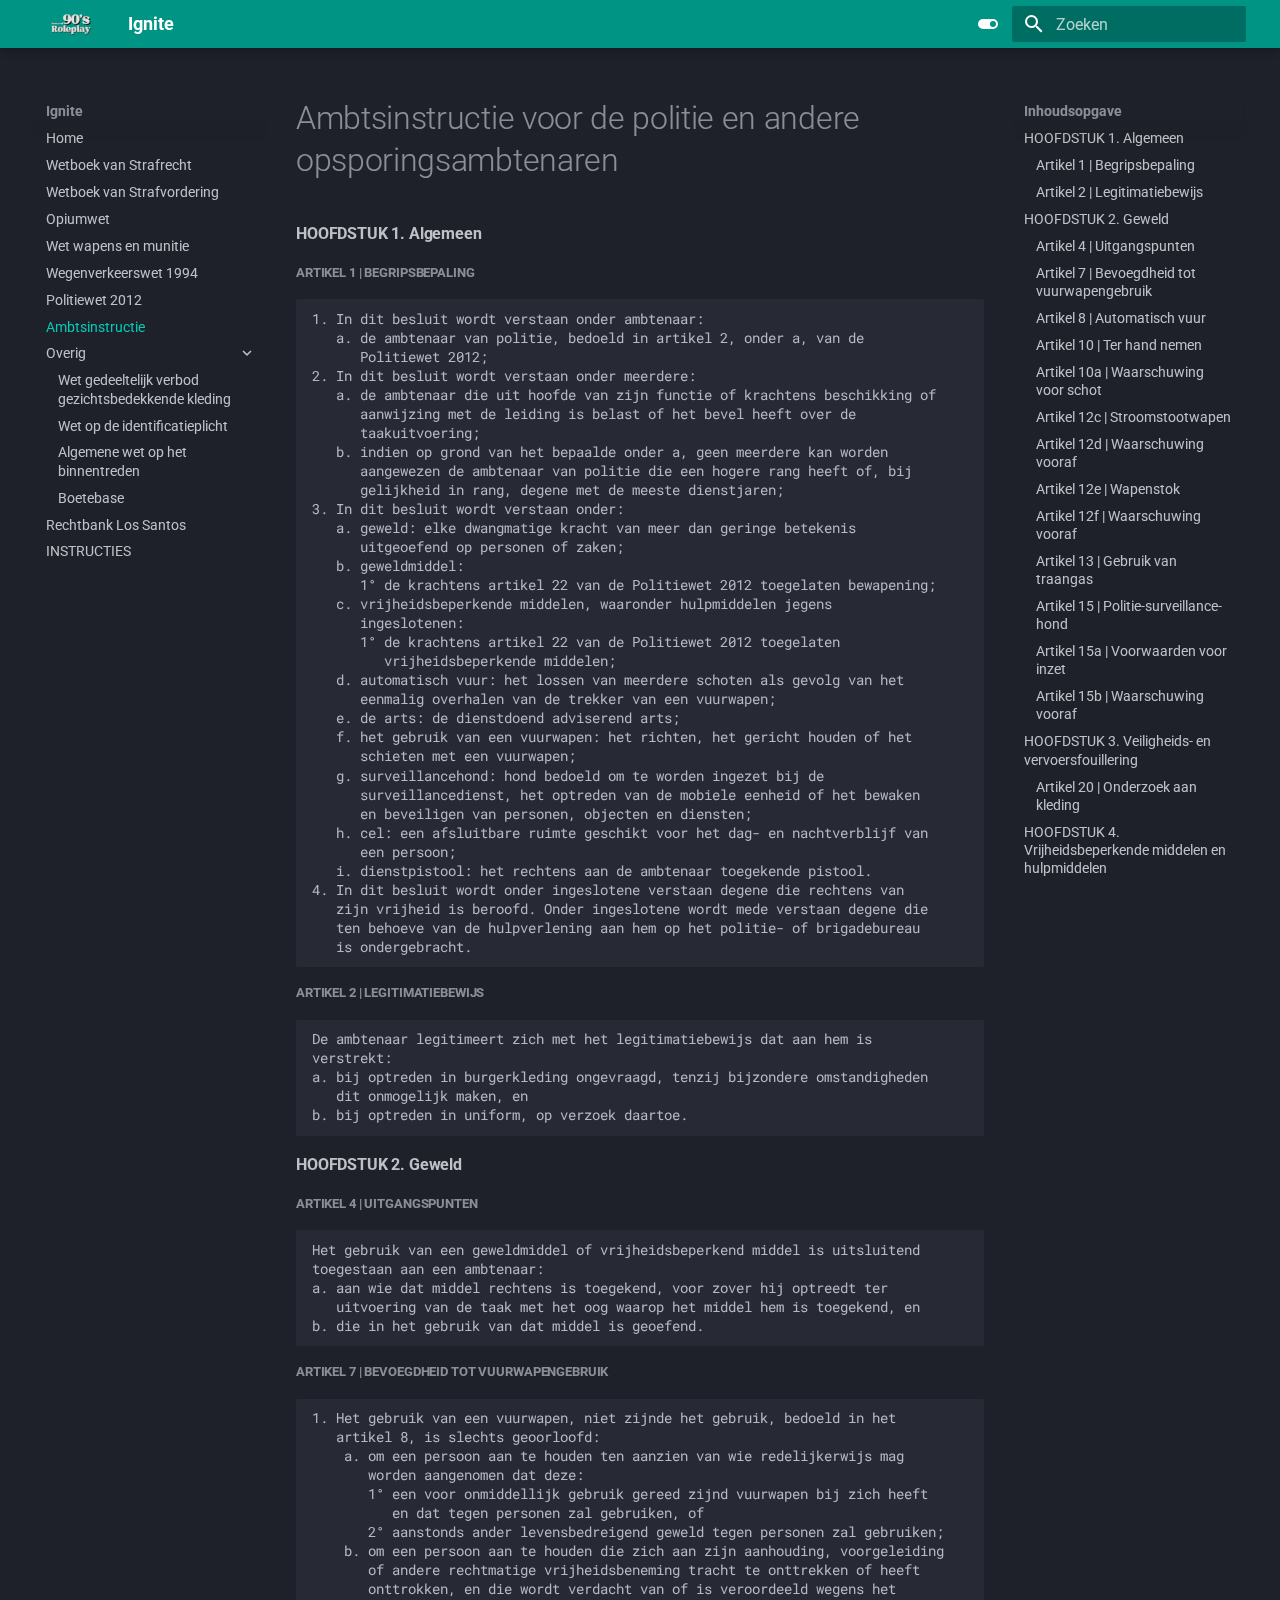
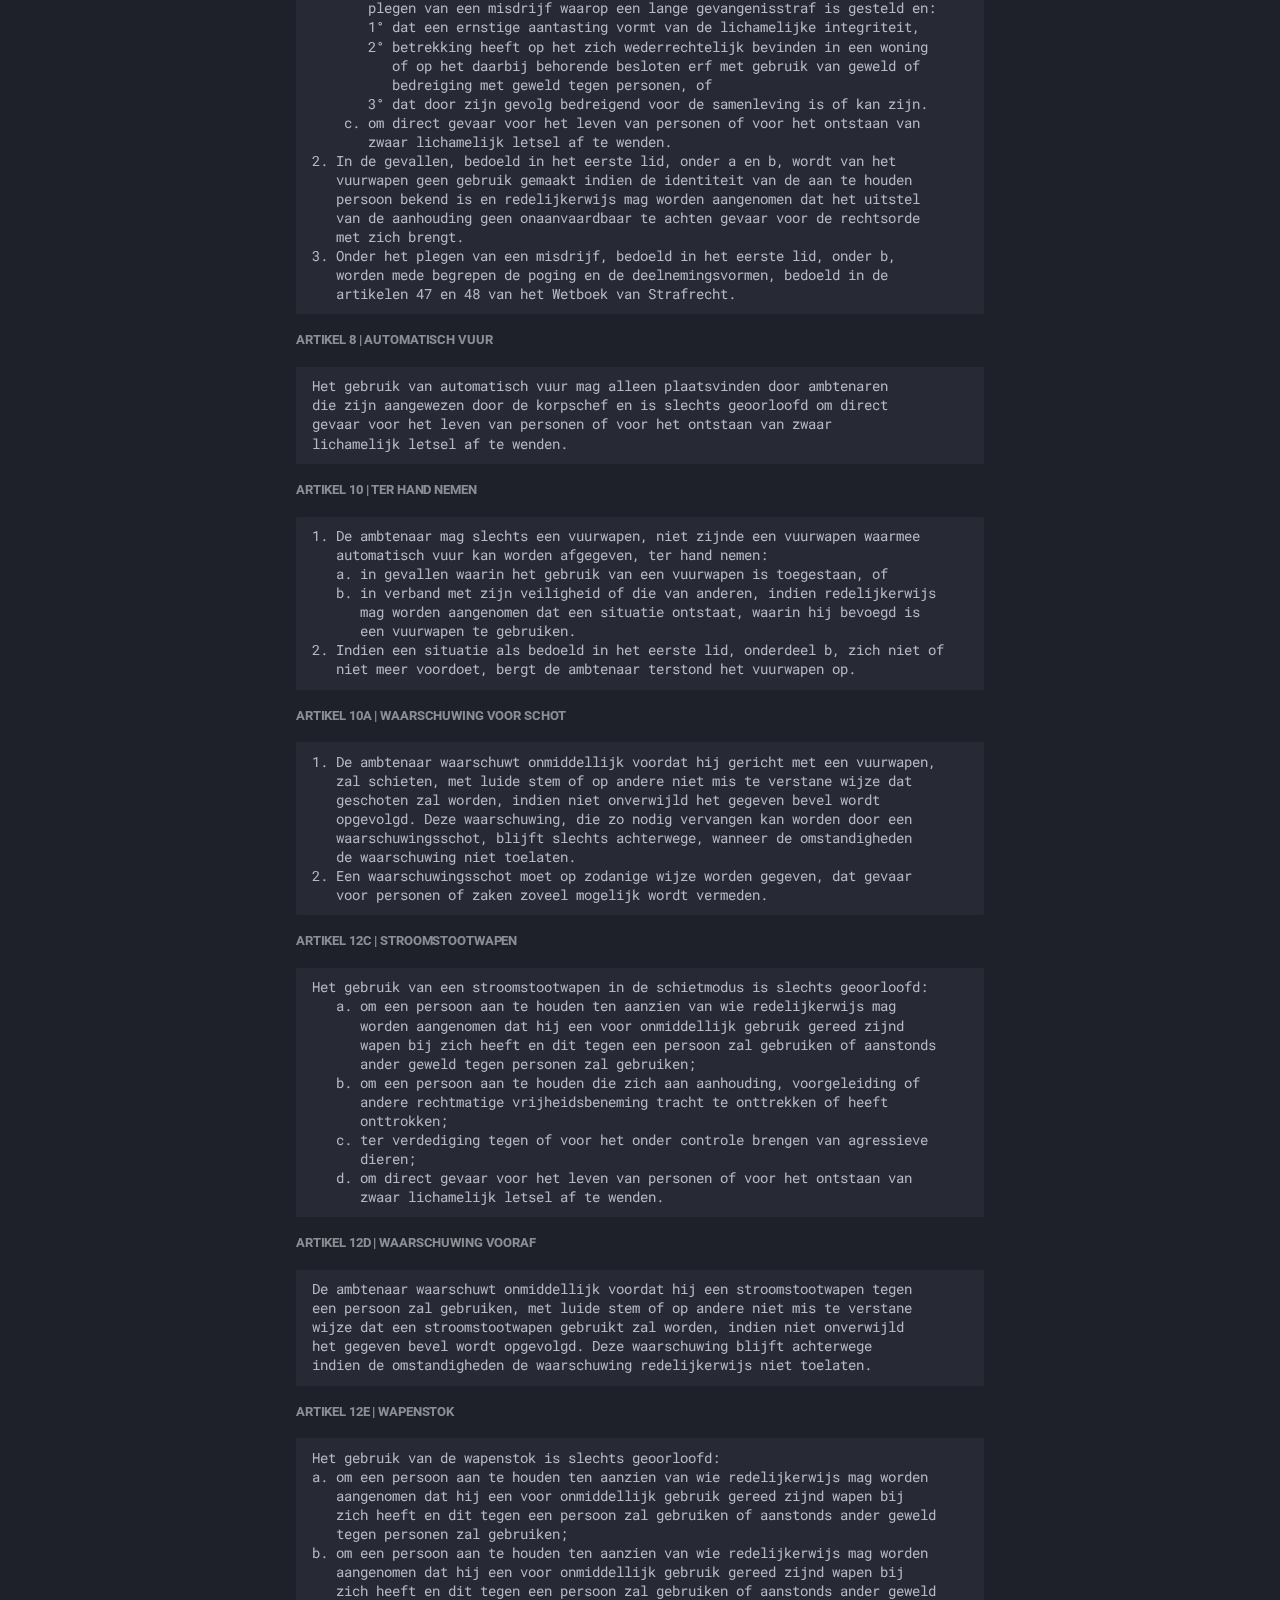
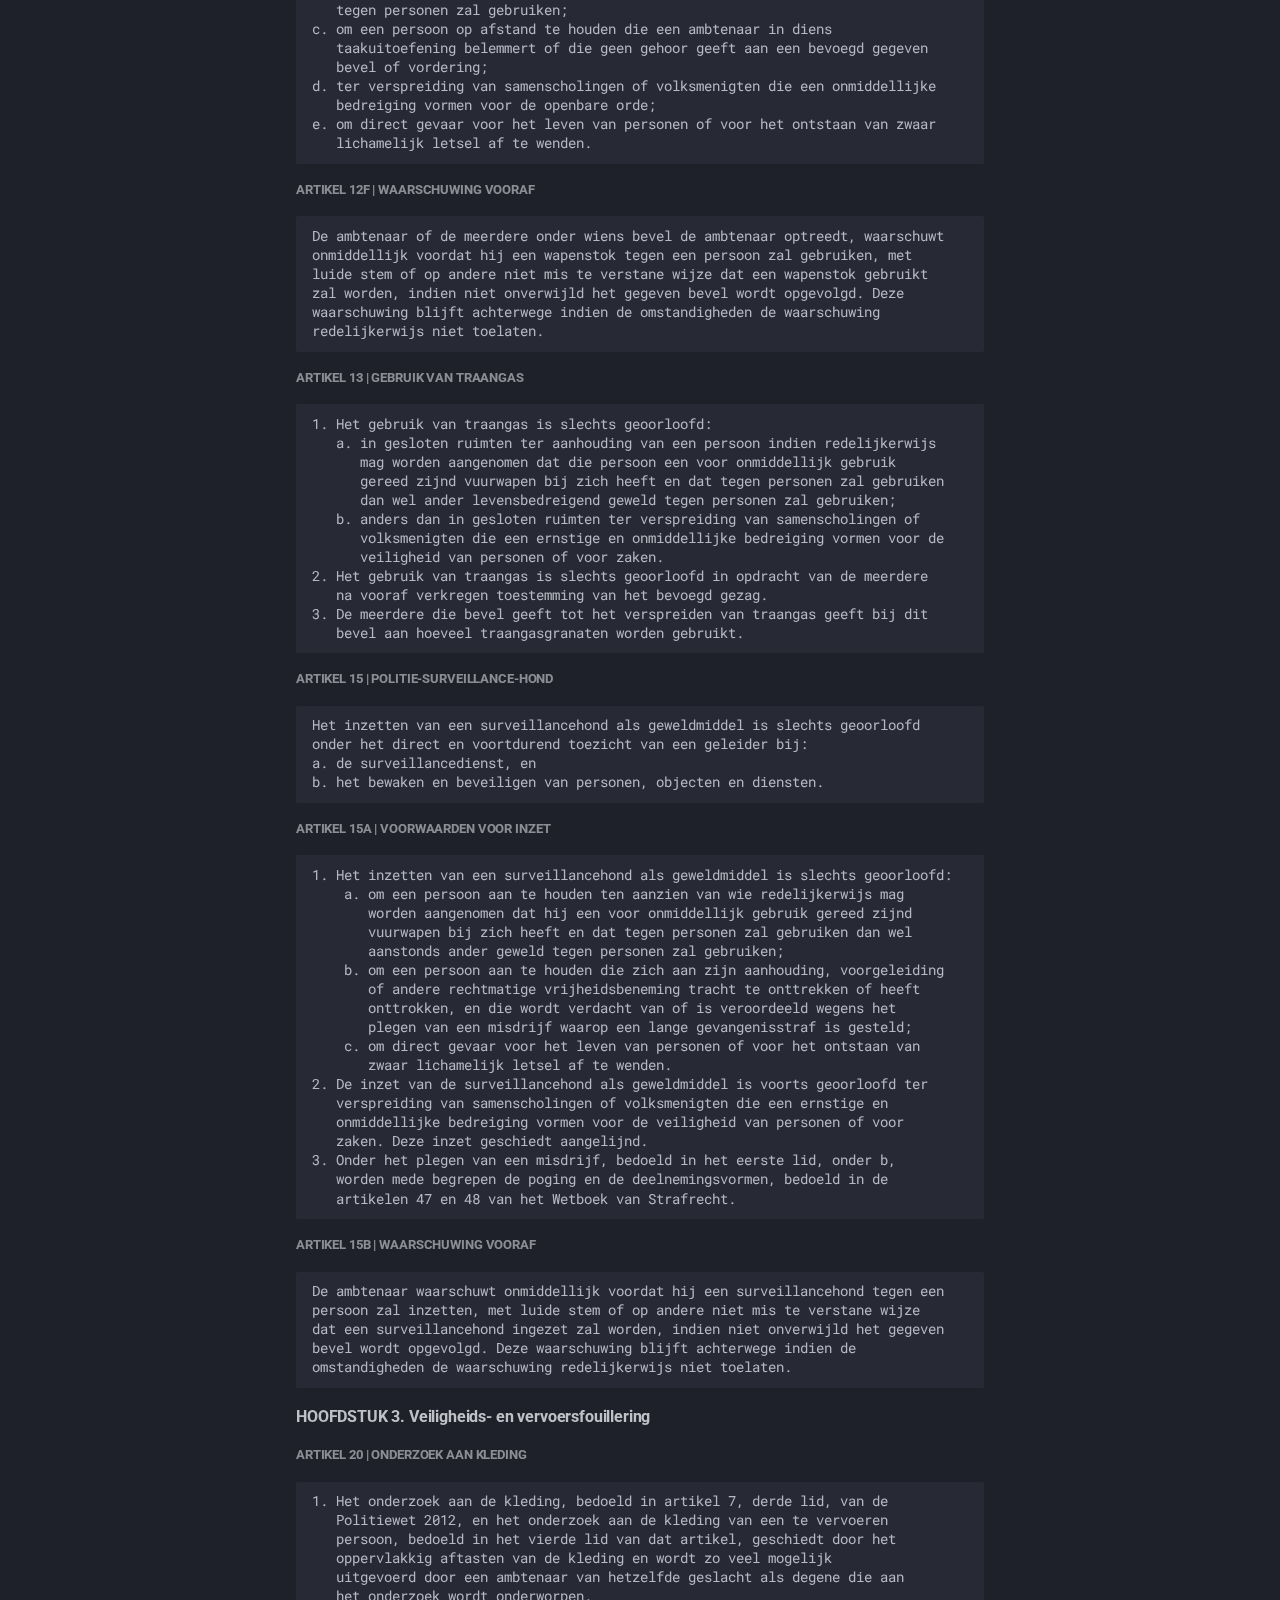
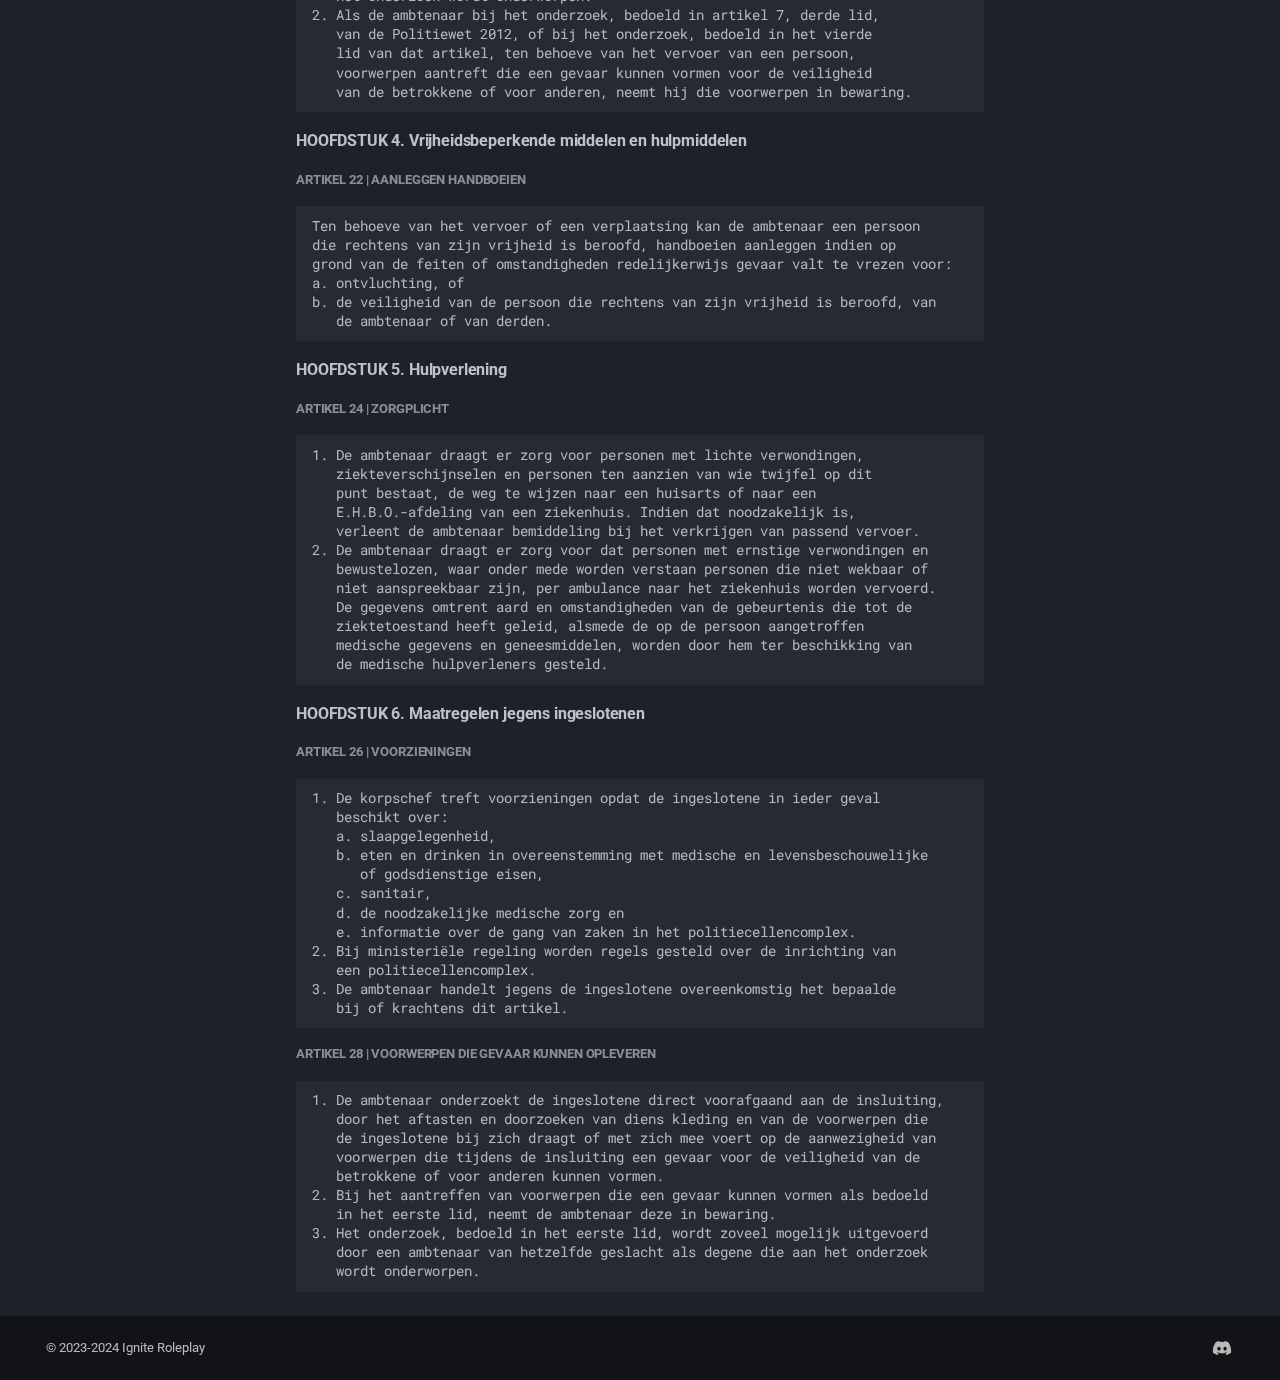
<file: ambts/index.html>
<!doctype html>
<html lang="nl" class="no-js">
  <head>
    
      <meta charset="utf-8">
      <meta name="viewport" content="width=device-width,initial-scale=1">
      
      
      
      
        <link rel="prev" href="../polw2012/">
      
      
        <link rel="next" href="../overig/wgvgk/">
      
      
      <link rel="icon" href="../img/logo.png">
      <meta name="generator" content="mkdocs-1.5.3, mkdocs-material-9.5.15">
    
    
      
        <title>Ambtsinstructie - Ignite</title>
      
    
    
      <link rel="stylesheet" href="../assets/stylesheets/main.7e359304.min.css">
      
        
        <link rel="stylesheet" href="../assets/stylesheets/palette.06af60db.min.css">
      
      
  
  
    
    
  
    
    
  
    
    
  
    
    
  
    
    
  
    
    
  
    
    
  
    
    
  
    
    
  
    
    
  
    
    
  
    
    
  
  
  <style>:root{--md-admonition-icon--note:url('data:image/svg+xml;charset=utf-8,<svg xmlns="http://www.w3.org/2000/svg" viewBox="0 0 16 16"><path d="M1 7.775V2.75C1 1.784 1.784 1 2.75 1h5.025c.464 0 .91.184 1.238.513l6.25 6.25a1.75 1.75 0 0 1 0 2.474l-5.026 5.026a1.75 1.75 0 0 1-2.474 0l-6.25-6.25A1.752 1.752 0 0 1 1 7.775Zm1.5 0c0 .066.026.13.073.177l6.25 6.25a.25.25 0 0 0 .354 0l5.025-5.025a.25.25 0 0 0 0-.354l-6.25-6.25a.25.25 0 0 0-.177-.073H2.75a.25.25 0 0 0-.25.25ZM6 5a1 1 0 1 1 0 2 1 1 0 0 1 0-2Z"/></svg>');--md-admonition-icon--abstract:url('data:image/svg+xml;charset=utf-8,<svg xmlns="http://www.w3.org/2000/svg" viewBox="0 0 16 16"><path d="M2.5 1.75v11.5c0 .138.112.25.25.25h3.17a.75.75 0 0 1 0 1.5H2.75A1.75 1.75 0 0 1 1 13.25V1.75C1 .784 1.784 0 2.75 0h8.5C12.216 0 13 .784 13 1.75v7.736a.75.75 0 0 1-1.5 0V1.75a.25.25 0 0 0-.25-.25h-8.5a.25.25 0 0 0-.25.25Zm13.274 9.537v-.001l-4.557 4.45a.75.75 0 0 1-1.055-.008l-1.943-1.95a.75.75 0 0 1 1.062-1.058l1.419 1.425 4.026-3.932a.75.75 0 1 1 1.048 1.074ZM4.75 4h4.5a.75.75 0 0 1 0 1.5h-4.5a.75.75 0 0 1 0-1.5ZM4 7.75A.75.75 0 0 1 4.75 7h2a.75.75 0 0 1 0 1.5h-2A.75.75 0 0 1 4 7.75Z"/></svg>');--md-admonition-icon--info:url('data:image/svg+xml;charset=utf-8,<svg xmlns="http://www.w3.org/2000/svg" viewBox="0 0 16 16"><path d="M0 8a8 8 0 1 1 16 0A8 8 0 0 1 0 8Zm8-6.5a6.5 6.5 0 1 0 0 13 6.5 6.5 0 0 0 0-13ZM6.5 7.75A.75.75 0 0 1 7.25 7h1a.75.75 0 0 1 .75.75v2.75h.25a.75.75 0 0 1 0 1.5h-2a.75.75 0 0 1 0-1.5h.25v-2h-.25a.75.75 0 0 1-.75-.75ZM8 6a1 1 0 1 1 0-2 1 1 0 0 1 0 2Z"/></svg>');--md-admonition-icon--tip:url('data:image/svg+xml;charset=utf-8,<svg xmlns="http://www.w3.org/2000/svg" viewBox="0 0 16 16"><path d="M3.499.75a.75.75 0 0 1 1.5 0v.996C5.9 2.903 6.793 3.65 7.662 4.376l.24.202c-.036-.694.055-1.422.426-2.163C9.1.873 10.794-.045 12.622.26 14.408.558 16 1.94 16 4.25c0 1.278-.954 2.575-2.44 2.734l.146.508.065.22c.203.701.412 1.455.476 2.226.142 1.707-.4 3.03-1.487 3.898C11.714 14.671 10.27 15 8.75 15h-6a.75.75 0 0 1 0-1.5h1.376a4.484 4.484 0 0 1-.563-1.191 3.835 3.835 0 0 1-.05-2.063 4.647 4.647 0 0 1-2.025-.293.75.75 0 0 1 .525-1.406c1.357.507 2.376-.006 2.698-.318l.009-.01a.747.747 0 0 1 1.06 0 .748.748 0 0 1-.012 1.074c-.912.92-.992 1.835-.768 2.586.221.74.745 1.337 1.196 1.621H8.75c1.343 0 2.398-.296 3.074-.836.635-.507 1.036-1.31.928-2.602-.05-.603-.216-1.224-.422-1.93l-.064-.221c-.12-.407-.246-.84-.353-1.29a2.425 2.425 0 0 1-.507-.441 3.075 3.075 0 0 1-.633-1.248.75.75 0 0 1 1.455-.364c.046.185.144.436.31.627.146.168.353.305.712.305.738 0 1.25-.615 1.25-1.25 0-1.47-.95-2.315-2.123-2.51-1.172-.196-2.227.387-2.706 1.345-.46.92-.27 1.774.019 3.062l.042.19a.884.884 0 0 1 .01.05c.348.443.666.949.94 1.553a.75.75 0 1 1-1.365.62c-.553-1.217-1.32-1.94-2.3-2.768L6.7 5.527c-.814-.68-1.75-1.462-2.692-2.619a3.737 3.737 0 0 0-1.023.88c-.406.495-.663 1.036-.722 1.508.116.122.306.21.591.239.388.038.797-.06 1.032-.19a.75.75 0 0 1 .728 1.31c-.515.287-1.23.439-1.906.373-.682-.067-1.473-.38-1.879-1.193L.75 5.677V5.5c0-.984.48-1.94 1.077-2.664.46-.559 1.05-1.055 1.673-1.353V.75Z"/></svg>');--md-admonition-icon--success:url('data:image/svg+xml;charset=utf-8,<svg xmlns="http://www.w3.org/2000/svg" viewBox="0 0 16 16"><path d="M13.78 4.22a.75.75 0 0 1 0 1.06l-7.25 7.25a.75.75 0 0 1-1.06 0L2.22 9.28a.751.751 0 0 1 .018-1.042.751.751 0 0 1 1.042-.018L6 10.94l6.72-6.72a.75.75 0 0 1 1.06 0Z"/></svg>');--md-admonition-icon--question:url('data:image/svg+xml;charset=utf-8,<svg xmlns="http://www.w3.org/2000/svg" viewBox="0 0 16 16"><path d="M0 8a8 8 0 1 1 16 0A8 8 0 0 1 0 8Zm8-6.5a6.5 6.5 0 1 0 0 13 6.5 6.5 0 0 0 0-13ZM6.92 6.085h.001a.749.749 0 1 1-1.342-.67c.169-.339.436-.701.849-.977C6.845 4.16 7.369 4 8 4a2.756 2.756 0 0 1 1.637.525c.503.377.863.965.863 1.725 0 .448-.115.83-.329 1.15-.205.307-.47.513-.692.662-.109.072-.22.138-.313.195l-.006.004a6.24 6.24 0 0 0-.26.16.952.952 0 0 0-.276.245.75.75 0 0 1-1.248-.832c.184-.264.42-.489.692-.661.103-.067.207-.132.313-.195l.007-.004c.1-.061.182-.11.258-.161a.969.969 0 0 0 .277-.245C8.96 6.514 9 6.427 9 6.25a.612.612 0 0 0-.262-.525A1.27 1.27 0 0 0 8 5.5c-.369 0-.595.09-.74.187a1.01 1.01 0 0 0-.34.398ZM9 11a1 1 0 1 1-2 0 1 1 0 0 1 2 0Z"/></svg>');--md-admonition-icon--warning:url('data:image/svg+xml;charset=utf-8,<svg xmlns="http://www.w3.org/2000/svg" viewBox="0 0 16 16"><path d="M6.457 1.047c.659-1.234 2.427-1.234 3.086 0l6.082 11.378A1.75 1.75 0 0 1 14.082 15H1.918a1.75 1.75 0 0 1-1.543-2.575Zm1.763.707a.25.25 0 0 0-.44 0L1.698 13.132a.25.25 0 0 0 .22.368h12.164a.25.25 0 0 0 .22-.368Zm.53 3.996v2.5a.75.75 0 0 1-1.5 0v-2.5a.75.75 0 0 1 1.5 0ZM9 11a1 1 0 1 1-2 0 1 1 0 0 1 2 0Z"/></svg>');--md-admonition-icon--failure:url('data:image/svg+xml;charset=utf-8,<svg xmlns="http://www.w3.org/2000/svg" viewBox="0 0 16 16"><path d="M2.344 2.343h-.001a8 8 0 0 1 11.314 11.314A8.002 8.002 0 0 1 .234 10.089a8 8 0 0 1 2.11-7.746Zm1.06 10.253a6.5 6.5 0 1 0 9.108-9.275 6.5 6.5 0 0 0-9.108 9.275ZM6.03 4.97 8 6.94l1.97-1.97a.749.749 0 0 1 1.275.326.749.749 0 0 1-.215.734L9.06 8l1.97 1.97a.749.749 0 0 1-.326 1.275.749.749 0 0 1-.734-.215L8 9.06l-1.97 1.97a.749.749 0 0 1-1.275-.326.749.749 0 0 1 .215-.734L6.94 8 4.97 6.03a.751.751 0 0 1 .018-1.042.751.751 0 0 1 1.042-.018Z"/></svg>');--md-admonition-icon--danger:url('data:image/svg+xml;charset=utf-8,<svg xmlns="http://www.w3.org/2000/svg" viewBox="0 0 16 16"><path d="M9.504.43a1.516 1.516 0 0 1 2.437 1.713L10.415 5.5h2.123c1.57 0 2.346 1.909 1.22 3.004l-7.34 7.142a1.249 1.249 0 0 1-.871.354h-.302a1.25 1.25 0 0 1-1.157-1.723L5.633 10.5H3.462c-1.57 0-2.346-1.909-1.22-3.004L9.503.429Zm1.047 1.074L3.286 8.571A.25.25 0 0 0 3.462 9H6.75a.75.75 0 0 1 .694 1.034l-1.713 4.188 6.982-6.793A.25.25 0 0 0 12.538 7H9.25a.75.75 0 0 1-.683-1.06l2.008-4.418.003-.006a.036.036 0 0 0-.004-.009l-.006-.006-.008-.001c-.003 0-.006.002-.009.004Z"/></svg>');--md-admonition-icon--bug:url('data:image/svg+xml;charset=utf-8,<svg xmlns="http://www.w3.org/2000/svg" viewBox="0 0 16 16"><path d="M4.72.22a.75.75 0 0 1 1.06 0l1 .999a3.488 3.488 0 0 1 2.441 0l.999-1a.748.748 0 0 1 1.265.332.75.75 0 0 1-.205.729l-.775.776c.616.63.995 1.493.995 2.444v.327c0 .1-.009.197-.025.292.408.14.764.392 1.029.722l1.968-.787a.75.75 0 0 1 .556 1.392L13 7.258V9h2.25a.75.75 0 0 1 0 1.5H13v.5c0 .409-.049.806-.141 1.186l2.17.868a.75.75 0 0 1-.557 1.392l-2.184-.873A4.997 4.997 0 0 1 8 16a4.997 4.997 0 0 1-4.288-2.427l-2.183.873a.75.75 0 0 1-.558-1.392l2.17-.868A5.036 5.036 0 0 1 3 11v-.5H.75a.75.75 0 0 1 0-1.5H3V7.258L.971 6.446a.75.75 0 0 1 .558-1.392l1.967.787c.265-.33.62-.583 1.03-.722a1.677 1.677 0 0 1-.026-.292V4.5c0-.951.38-1.814.995-2.444L4.72 1.28a.75.75 0 0 1 0-1.06Zm.53 6.28a.75.75 0 0 0-.75.75V11a3.5 3.5 0 1 0 7 0V7.25a.75.75 0 0 0-.75-.75ZM6.173 5h3.654A.172.172 0 0 0 10 4.827V4.5a2 2 0 1 0-4 0v.327c0 .096.077.173.173.173Z"/></svg>');--md-admonition-icon--example:url('data:image/svg+xml;charset=utf-8,<svg xmlns="http://www.w3.org/2000/svg" viewBox="0 0 16 16"><path d="M5 5.782V2.5h-.25a.75.75 0 0 1 0-1.5h6.5a.75.75 0 0 1 0 1.5H11v3.282l3.666 5.76C15.619 13.04 14.543 15 12.767 15H3.233c-1.776 0-2.852-1.96-1.899-3.458Zm-2.4 6.565a.75.75 0 0 0 .633 1.153h9.534a.75.75 0 0 0 .633-1.153L12.225 10.5h-8.45ZM9.5 2.5h-3V6c0 .143-.04.283-.117.403L4.73 9h6.54L9.617 6.403A.746.746 0 0 1 9.5 6Z"/></svg>');--md-admonition-icon--quote:url('data:image/svg+xml;charset=utf-8,<svg xmlns="http://www.w3.org/2000/svg" viewBox="0 0 16 16"><path d="M1.75 2.5h10.5a.75.75 0 0 1 0 1.5H1.75a.75.75 0 0 1 0-1.5Zm4 5h8.5a.75.75 0 0 1 0 1.5h-8.5a.75.75 0 0 1 0-1.5Zm0 5h8.5a.75.75 0 0 1 0 1.5h-8.5a.75.75 0 0 1 0-1.5ZM2.5 7.75v6a.75.75 0 0 1-1.5 0v-6a.75.75 0 0 1 1.5 0Z"/></svg>');}</style>



    
    
      
    
    
      
        
        
        <link rel="preconnect" href="https://fonts.gstatic.com" crossorigin>
        <link rel="stylesheet" href="https://fonts.googleapis.com/css?family=Roboto:300,300i,400,400i,700,700i%7CRoboto+Mono:400,400i,700,700i&display=fallback">
        <style>:root{--md-text-font:"Roboto";--md-code-font:"Roboto Mono"}</style>
      
    
    
    <script>__md_scope=new URL("..",location),__md_hash=e=>[...e].reduce((e,_)=>(e<<5)-e+_.charCodeAt(0),0),__md_get=(e,_=localStorage,t=__md_scope)=>JSON.parse(_.getItem(t.pathname+"."+e)),__md_set=(e,_,t=localStorage,a=__md_scope)=>{try{t.setItem(a.pathname+"."+e,JSON.stringify(_))}catch(e){}}</script>
    
      

    
    
    
  </head>
  
  
    
    
      
    
    
    
    
    <body dir="ltr" data-md-color-scheme="slate" data-md-color-primary="teal" data-md-color-accent="teal">
  
    
    <input class="md-toggle" data-md-toggle="drawer" type="checkbox" id="__drawer" autocomplete="off">
    <input class="md-toggle" data-md-toggle="search" type="checkbox" id="__search" autocomplete="off">
    <label class="md-overlay" for="__drawer"></label>
    <div data-md-component="skip">
      
        
        <a href="#ambtsinstructie-voor-de-politie-en-andere-opsporingsambtenaren" class="md-skip">
          Ga naar inhoud
        </a>
      
    </div>
    <div data-md-component="announce">
      
    </div>
    
    
      

  

<header class="md-header md-header--shadow" data-md-component="header">
  <nav class="md-header__inner md-grid" aria-label="Header">
    <a href=".." title="Ignite" class="md-header__button md-logo" aria-label="Ignite" data-md-component="logo">
      
  <img src="../img/logo.webp" alt="logo">

    </a>
    <label class="md-header__button md-icon" for="__drawer">
      
      <svg xmlns="http://www.w3.org/2000/svg" viewBox="0 0 24 24"><path d="M3 6h18v2H3V6m0 5h18v2H3v-2m0 5h18v2H3v-2Z"/></svg>
    </label>
    <div class="md-header__title" data-md-component="header-title">
      <div class="md-header__ellipsis">
        <div class="md-header__topic">
          <span class="md-ellipsis">
            Ignite
          </span>
        </div>
        <div class="md-header__topic" data-md-component="header-topic">
          <span class="md-ellipsis">
            
              Ambtsinstructie
            
          </span>
        </div>
      </div>
    </div>
    
      
        <form class="md-header__option" data-md-component="palette">
  
    
    
    
    <input class="md-option" data-md-color-media="" data-md-color-scheme="slate" data-md-color-primary="teal" data-md-color-accent="teal"  aria-label="Overschakelen naar light mode"  type="radio" name="__palette" id="__palette_0">
    
      <label class="md-header__button md-icon" title="Overschakelen naar light mode" for="__palette_1" hidden>
        <svg xmlns="http://www.w3.org/2000/svg" viewBox="0 0 24 24"><path d="M17 7H7a5 5 0 0 0-5 5 5 5 0 0 0 5 5h10a5 5 0 0 0 5-5 5 5 0 0 0-5-5m0 8a3 3 0 0 1-3-3 3 3 0 0 1 3-3 3 3 0 0 1 3 3 3 3 0 0 1-3 3Z"/></svg>
      </label>
    
  
    
    
    
    <input class="md-option" data-md-color-media="" data-md-color-scheme="default" data-md-color-primary="teal" data-md-color-accent="teal"  aria-label="Overschakelen naar dark mode"  type="radio" name="__palette" id="__palette_1">
    
      <label class="md-header__button md-icon" title="Overschakelen naar dark mode" for="__palette_0" hidden>
        <svg xmlns="http://www.w3.org/2000/svg" viewBox="0 0 24 24"><path d="M17 6H7c-3.31 0-6 2.69-6 6s2.69 6 6 6h10c3.31 0 6-2.69 6-6s-2.69-6-6-6zm0 10H7c-2.21 0-4-1.79-4-4s1.79-4 4-4h10c2.21 0 4 1.79 4 4s-1.79 4-4 4zM7 9c-1.66 0-3 1.34-3 3s1.34 3 3 3 3-1.34 3-3-1.34-3-3-3z"/></svg>
      </label>
    
  
</form>
      
    
    
      <script>var media,input,key,value,palette=__md_get("__palette");if(palette&&palette.color){"(prefers-color-scheme)"===palette.color.media&&(media=matchMedia("(prefers-color-scheme: light)"),input=document.querySelector(media.matches?"[data-md-color-media='(prefers-color-scheme: light)']":"[data-md-color-media='(prefers-color-scheme: dark)']"),palette.color.media=input.getAttribute("data-md-color-media"),palette.color.scheme=input.getAttribute("data-md-color-scheme"),palette.color.primary=input.getAttribute("data-md-color-primary"),palette.color.accent=input.getAttribute("data-md-color-accent"));for([key,value]of Object.entries(palette.color))document.body.setAttribute("data-md-color-"+key,value)}</script>
    
    
    
      <label class="md-header__button md-icon" for="__search">
        
        <svg xmlns="http://www.w3.org/2000/svg" viewBox="0 0 24 24"><path d="M9.5 3A6.5 6.5 0 0 1 16 9.5c0 1.61-.59 3.09-1.56 4.23l.27.27h.79l5 5-1.5 1.5-5-5v-.79l-.27-.27A6.516 6.516 0 0 1 9.5 16 6.5 6.5 0 0 1 3 9.5 6.5 6.5 0 0 1 9.5 3m0 2C7 5 5 7 5 9.5S7 14 9.5 14 14 12 14 9.5 12 5 9.5 5Z"/></svg>
      </label>
      <div class="md-search" data-md-component="search" role="dialog">
  <label class="md-search__overlay" for="__search"></label>
  <div class="md-search__inner" role="search">
    <form class="md-search__form" name="search">
      <input type="text" class="md-search__input" name="query" aria-label="Zoeken" placeholder="Zoeken" autocapitalize="off" autocorrect="off" autocomplete="off" spellcheck="false" data-md-component="search-query" required>
      <label class="md-search__icon md-icon" for="__search">
        
        <svg xmlns="http://www.w3.org/2000/svg" viewBox="0 0 24 24"><path d="M9.5 3A6.5 6.5 0 0 1 16 9.5c0 1.61-.59 3.09-1.56 4.23l.27.27h.79l5 5-1.5 1.5-5-5v-.79l-.27-.27A6.516 6.516 0 0 1 9.5 16 6.5 6.5 0 0 1 3 9.5 6.5 6.5 0 0 1 9.5 3m0 2C7 5 5 7 5 9.5S7 14 9.5 14 14 12 14 9.5 12 5 9.5 5Z"/></svg>
        
        <svg xmlns="http://www.w3.org/2000/svg" viewBox="0 0 24 24"><path d="M20 11v2H8l5.5 5.5-1.42 1.42L4.16 12l7.92-7.92L13.5 5.5 8 11h12Z"/></svg>
      </label>
      <nav class="md-search__options" aria-label="Zoeken">
        
        <button type="reset" class="md-search__icon md-icon" title="Leegmaken" aria-label="Leegmaken" tabindex="-1">
          
          <svg xmlns="http://www.w3.org/2000/svg" viewBox="0 0 24 24"><path d="M19 6.41 17.59 5 12 10.59 6.41 5 5 6.41 10.59 12 5 17.59 6.41 19 12 13.41 17.59 19 19 17.59 13.41 12 19 6.41Z"/></svg>
        </button>
      </nav>
      
    </form>
    <div class="md-search__output">
      <div class="md-search__scrollwrap" data-md-scrollfix>
        <div class="md-search-result" data-md-component="search-result">
          <div class="md-search-result__meta">
            Zoeken initialiseren
          </div>
          <ol class="md-search-result__list" role="presentation"></ol>
        </div>
      </div>
    </div>
  </div>
</div>
    
    
  </nav>
  
</header>
    
    <div class="md-container" data-md-component="container">
      
      
        
          
        
      
      <main class="md-main" data-md-component="main">
        <div class="md-main__inner md-grid">
          
            
              
              <div class="md-sidebar md-sidebar--primary" data-md-component="sidebar" data-md-type="navigation" >
                <div class="md-sidebar__scrollwrap">
                  <div class="md-sidebar__inner">
                    



<nav class="md-nav md-nav--primary" aria-label="Navigatie" data-md-level="0">
  <label class="md-nav__title" for="__drawer">
    <a href=".." title="Ignite" class="md-nav__button md-logo" aria-label="Ignite" data-md-component="logo">
      
  <img src="../img/logo.webp" alt="logo">

    </a>
    Ignite
  </label>
  
  <ul class="md-nav__list" data-md-scrollfix>
    
      
      
  
  
  
  
    <li class="md-nav__item">
      <a href=".." class="md-nav__link">
        
  
  <span class="md-ellipsis">
    Home
  </span>
  

      </a>
    </li>
  

    
      
      
  
  
  
  
    <li class="md-nav__item">
      <a href="../sr/" class="md-nav__link">
        
  
  <span class="md-ellipsis">
    Wetboek van Strafrecht
  </span>
  

      </a>
    </li>
  

    
      
      
  
  
  
  
    <li class="md-nav__item">
      <a href="../sv/" class="md-nav__link">
        
  
  <span class="md-ellipsis">
    Wetboek van Strafvordering
  </span>
  

      </a>
    </li>
  

    
      
      
  
  
  
  
    <li class="md-nav__item">
      <a href="../opw/" class="md-nav__link">
        
  
  <span class="md-ellipsis">
    Opiumwet
  </span>
  

      </a>
    </li>
  

    
      
      
  
  
  
  
    <li class="md-nav__item">
      <a href="../wwm/" class="md-nav__link">
        
  
  <span class="md-ellipsis">
    Wet wapens en munitie
  </span>
  

      </a>
    </li>
  

    
      
      
  
  
  
  
    <li class="md-nav__item">
      <a href="../wvw/" class="md-nav__link">
        
  
  <span class="md-ellipsis">
    Wegenverkeerswet 1994
  </span>
  

      </a>
    </li>
  

    
      
      
  
  
  
  
    <li class="md-nav__item">
      <a href="../polw2012/" class="md-nav__link">
        
  
  <span class="md-ellipsis">
    Politiewet 2012
  </span>
  

      </a>
    </li>
  

    
      
      
  
  
    
  
  
  
    <li class="md-nav__item md-nav__item--active">
      
      <input class="md-nav__toggle md-toggle" type="checkbox" id="__toc">
      
      
        
      
      
        <label class="md-nav__link md-nav__link--active" for="__toc">
          
  
  <span class="md-ellipsis">
    Ambtsinstructie
  </span>
  

          <span class="md-nav__icon md-icon"></span>
        </label>
      
      <a href="./" class="md-nav__link md-nav__link--active">
        
  
  <span class="md-ellipsis">
    Ambtsinstructie
  </span>
  

      </a>
      
        

<nav class="md-nav md-nav--secondary" aria-label="Inhoudsopgave">
  
  
  
    
  
  
    <label class="md-nav__title" for="__toc">
      <span class="md-nav__icon md-icon"></span>
      Inhoudsopgave
    </label>
    <ul class="md-nav__list" data-md-component="toc" data-md-scrollfix>
      
        <li class="md-nav__item">
  <a href="#hoofdstuk-1-algemeen" class="md-nav__link">
    <span class="md-ellipsis">
      HOOFDSTUK 1. Algemeen
    </span>
  </a>
  
    <nav class="md-nav" aria-label="HOOFDSTUK 1. Algemeen">
      <ul class="md-nav__list">
        
          <li class="md-nav__item">
  <a href="#artikel-1-begripsbepaling" class="md-nav__link">
    <span class="md-ellipsis">
      Artikel 1 | Begripsbepaling
    </span>
  </a>
  
</li>
        
          <li class="md-nav__item">
  <a href="#artikel-2-legitimatiebewijs" class="md-nav__link">
    <span class="md-ellipsis">
      Artikel 2 | Legitimatiebewijs
    </span>
  </a>
  
</li>
        
      </ul>
    </nav>
  
</li>
      
        <li class="md-nav__item">
  <a href="#hoofdstuk-2-geweld" class="md-nav__link">
    <span class="md-ellipsis">
      HOOFDSTUK 2. Geweld
    </span>
  </a>
  
    <nav class="md-nav" aria-label="HOOFDSTUK 2. Geweld">
      <ul class="md-nav__list">
        
          <li class="md-nav__item">
  <a href="#artikel-4-uitgangspunten" class="md-nav__link">
    <span class="md-ellipsis">
      Artikel 4 | Uitgangspunten
    </span>
  </a>
  
</li>
        
          <li class="md-nav__item">
  <a href="#artikel-7-bevoegdheid-tot-vuurwapengebruik" class="md-nav__link">
    <span class="md-ellipsis">
      Artikel 7 | Bevoegdheid tot vuurwapengebruik
    </span>
  </a>
  
</li>
        
          <li class="md-nav__item">
  <a href="#artikel-8-automatisch-vuur" class="md-nav__link">
    <span class="md-ellipsis">
      Artikel 8 | Automatisch vuur
    </span>
  </a>
  
</li>
        
          <li class="md-nav__item">
  <a href="#artikel-10-ter-hand-nemen" class="md-nav__link">
    <span class="md-ellipsis">
      Artikel 10 | Ter hand nemen
    </span>
  </a>
  
</li>
        
          <li class="md-nav__item">
  <a href="#artikel-10a-waarschuwing-voor-schot" class="md-nav__link">
    <span class="md-ellipsis">
      Artikel 10a | Waarschuwing voor schot
    </span>
  </a>
  
</li>
        
          <li class="md-nav__item">
  <a href="#artikel-12c-stroomstootwapen" class="md-nav__link">
    <span class="md-ellipsis">
      Artikel 12c | Stroomstootwapen
    </span>
  </a>
  
</li>
        
          <li class="md-nav__item">
  <a href="#artikel-12d-waarschuwing-vooraf" class="md-nav__link">
    <span class="md-ellipsis">
      Artikel 12d | Waarschuwing vooraf
    </span>
  </a>
  
</li>
        
          <li class="md-nav__item">
  <a href="#artikel-12e-wapenstok" class="md-nav__link">
    <span class="md-ellipsis">
      Artikel 12e | Wapenstok
    </span>
  </a>
  
</li>
        
          <li class="md-nav__item">
  <a href="#artikel-12f-waarschuwing-vooraf" class="md-nav__link">
    <span class="md-ellipsis">
      Artikel 12f | Waarschuwing vooraf
    </span>
  </a>
  
</li>
        
          <li class="md-nav__item">
  <a href="#artikel-13-gebruik-van-traangas" class="md-nav__link">
    <span class="md-ellipsis">
      Artikel 13 | Gebruik van traangas
    </span>
  </a>
  
</li>
        
          <li class="md-nav__item">
  <a href="#artikel-15-politie-surveillance-hond" class="md-nav__link">
    <span class="md-ellipsis">
      Artikel 15 | Politie-surveillance-hond
    </span>
  </a>
  
</li>
        
          <li class="md-nav__item">
  <a href="#artikel-15a-voorwaarden-voor-inzet" class="md-nav__link">
    <span class="md-ellipsis">
      Artikel 15a | Voorwaarden voor inzet
    </span>
  </a>
  
</li>
        
          <li class="md-nav__item">
  <a href="#artikel-15b-waarschuwing-vooraf" class="md-nav__link">
    <span class="md-ellipsis">
      Artikel 15b | Waarschuwing vooraf
    </span>
  </a>
  
</li>
        
      </ul>
    </nav>
  
</li>
      
        <li class="md-nav__item">
  <a href="#hoofdstuk-3-veiligheids-en-vervoersfouillering" class="md-nav__link">
    <span class="md-ellipsis">
      HOOFDSTUK 3. Veiligheids- en vervoersfouillering
    </span>
  </a>
  
    <nav class="md-nav" aria-label="HOOFDSTUK 3. Veiligheids- en vervoersfouillering">
      <ul class="md-nav__list">
        
          <li class="md-nav__item">
  <a href="#artikel-20-onderzoek-aan-kleding" class="md-nav__link">
    <span class="md-ellipsis">
      Artikel 20 | Onderzoek aan kleding
    </span>
  </a>
  
</li>
        
      </ul>
    </nav>
  
</li>
      
        <li class="md-nav__item">
  <a href="#hoofdstuk-4-vrijheidsbeperkende-middelen-en-hulpmiddelen" class="md-nav__link">
    <span class="md-ellipsis">
      HOOFDSTUK 4. Vrijheidsbeperkende middelen en hulpmiddelen
    </span>
  </a>
  
    <nav class="md-nav" aria-label="HOOFDSTUK 4. Vrijheidsbeperkende middelen en hulpmiddelen">
      <ul class="md-nav__list">
        
          <li class="md-nav__item">
  <a href="#artikel-22-aanleggen-handboeien" class="md-nav__link">
    <span class="md-ellipsis">
      Artikel 22 | Aanleggen handboeien
    </span>
  </a>
  
</li>
        
      </ul>
    </nav>
  
</li>
      
        <li class="md-nav__item">
  <a href="#hoofdstuk-5-hulpverlening" class="md-nav__link">
    <span class="md-ellipsis">
      HOOFDSTUK 5. Hulpverlening
    </span>
  </a>
  
    <nav class="md-nav" aria-label="HOOFDSTUK 5. Hulpverlening">
      <ul class="md-nav__list">
        
          <li class="md-nav__item">
  <a href="#artikel-24-zorgplicht" class="md-nav__link">
    <span class="md-ellipsis">
      Artikel 24 | Zorgplicht
    </span>
  </a>
  
</li>
        
      </ul>
    </nav>
  
</li>
      
        <li class="md-nav__item">
  <a href="#hoofdstuk-6-maatregelen-jegens-ingeslotenen" class="md-nav__link">
    <span class="md-ellipsis">
      HOOFDSTUK 6. Maatregelen jegens ingeslotenen
    </span>
  </a>
  
    <nav class="md-nav" aria-label="HOOFDSTUK 6. Maatregelen jegens ingeslotenen">
      <ul class="md-nav__list">
        
          <li class="md-nav__item">
  <a href="#artikel-26-voorzieningen" class="md-nav__link">
    <span class="md-ellipsis">
      Artikel 26 | Voorzieningen
    </span>
  </a>
  
</li>
        
          <li class="md-nav__item">
  <a href="#artikel-28-voorwerpen-die-gevaar-kunnen-opleveren" class="md-nav__link">
    <span class="md-ellipsis">
      Artikel 28 | Voorwerpen die gevaar kunnen opleveren
    </span>
  </a>
  
</li>
        
      </ul>
    </nav>
  
</li>
      
    </ul>
  
</nav>
      
    </li>
  

    
      
      
  
  
  
  
    
    
      
        
      
        
      
        
      
        
      
    
    
    
    <li class="md-nav__item md-nav__item--nested">
      
        
        
          
        
        <input class="md-nav__toggle md-toggle md-toggle--indeterminate" type="checkbox" id="__nav_9" >
        
          
          <label class="md-nav__link" for="__nav_9" id="__nav_9_label" tabindex="0">
            
  
  <span class="md-ellipsis">
    Overig
  </span>
  

            <span class="md-nav__icon md-icon"></span>
          </label>
        
        <nav class="md-nav" data-md-level="1" aria-labelledby="__nav_9_label" aria-expanded="false">
          <label class="md-nav__title" for="__nav_9">
            <span class="md-nav__icon md-icon"></span>
            Overig
          </label>
          <ul class="md-nav__list" data-md-scrollfix>
            
              
                
  
  
  
  
    <li class="md-nav__item">
      <a href="../overig/wgvgk/" class="md-nav__link">
        
  
  <span class="md-ellipsis">
    Wet gedeeltelijk verbod gezichtsbedekkende kleding
  </span>
  

      </a>
    </li>
  

              
            
              
                
  
  
  
  
    <li class="md-nav__item">
      <a href="../overig/wid/" class="md-nav__link">
        
  
  <span class="md-ellipsis">
    Wet op de identificatieplicht
  </span>
  

      </a>
    </li>
  

              
            
              
                
  
  
  
  
    <li class="md-nav__item">
      <a href="../overig/awbi/" class="md-nav__link">
        
  
  <span class="md-ellipsis">
    Algemene wet op het binnentreden
  </span>
  

      </a>
    </li>
  

              
            
              
                
  
  
  
  
    <li class="md-nav__item">
      <a href="../overig/bb/" class="md-nav__link">
        
  
  <span class="md-ellipsis">
    Boetebase
  </span>
  

      </a>
    </li>
  

              
            
          </ul>
        </nav>
      
    </li>
  

    
      
      
  
  
  
  
    <li class="md-nav__item">
      <a href="../rechtbank/" class="md-nav__link">
        
  
  <span class="md-ellipsis">
    Rechtbank Los Santos
  </span>
  

      </a>
    </li>
  

    
      
      
  
  
  
  
    <li class="md-nav__item">
      <a href="../overzicht/" class="md-nav__link">
        
  
  <span class="md-ellipsis">
    INSTRUCTIES
  </span>
  

      </a>
    </li>
  

    
  </ul>
</nav>
                  </div>
                </div>
              </div>
            
            
              
              <div class="md-sidebar md-sidebar--secondary" data-md-component="sidebar" data-md-type="toc" >
                <div class="md-sidebar__scrollwrap">
                  <div class="md-sidebar__inner">
                    

<nav class="md-nav md-nav--secondary" aria-label="Inhoudsopgave">
  
  
  
    
  
  
    <label class="md-nav__title" for="__toc">
      <span class="md-nav__icon md-icon"></span>
      Inhoudsopgave
    </label>
    <ul class="md-nav__list" data-md-component="toc" data-md-scrollfix>
      
        <li class="md-nav__item">
  <a href="#hoofdstuk-1-algemeen" class="md-nav__link">
    <span class="md-ellipsis">
      HOOFDSTUK 1. Algemeen
    </span>
  </a>
  
    <nav class="md-nav" aria-label="HOOFDSTUK 1. Algemeen">
      <ul class="md-nav__list">
        
          <li class="md-nav__item">
  <a href="#artikel-1-begripsbepaling" class="md-nav__link">
    <span class="md-ellipsis">
      Artikel 1 | Begripsbepaling
    </span>
  </a>
  
</li>
        
          <li class="md-nav__item">
  <a href="#artikel-2-legitimatiebewijs" class="md-nav__link">
    <span class="md-ellipsis">
      Artikel 2 | Legitimatiebewijs
    </span>
  </a>
  
</li>
        
      </ul>
    </nav>
  
</li>
      
        <li class="md-nav__item">
  <a href="#hoofdstuk-2-geweld" class="md-nav__link">
    <span class="md-ellipsis">
      HOOFDSTUK 2. Geweld
    </span>
  </a>
  
    <nav class="md-nav" aria-label="HOOFDSTUK 2. Geweld">
      <ul class="md-nav__list">
        
          <li class="md-nav__item">
  <a href="#artikel-4-uitgangspunten" class="md-nav__link">
    <span class="md-ellipsis">
      Artikel 4 | Uitgangspunten
    </span>
  </a>
  
</li>
        
          <li class="md-nav__item">
  <a href="#artikel-7-bevoegdheid-tot-vuurwapengebruik" class="md-nav__link">
    <span class="md-ellipsis">
      Artikel 7 | Bevoegdheid tot vuurwapengebruik
    </span>
  </a>
  
</li>
        
          <li class="md-nav__item">
  <a href="#artikel-8-automatisch-vuur" class="md-nav__link">
    <span class="md-ellipsis">
      Artikel 8 | Automatisch vuur
    </span>
  </a>
  
</li>
        
          <li class="md-nav__item">
  <a href="#artikel-10-ter-hand-nemen" class="md-nav__link">
    <span class="md-ellipsis">
      Artikel 10 | Ter hand nemen
    </span>
  </a>
  
</li>
        
          <li class="md-nav__item">
  <a href="#artikel-10a-waarschuwing-voor-schot" class="md-nav__link">
    <span class="md-ellipsis">
      Artikel 10a | Waarschuwing voor schot
    </span>
  </a>
  
</li>
        
          <li class="md-nav__item">
  <a href="#artikel-12c-stroomstootwapen" class="md-nav__link">
    <span class="md-ellipsis">
      Artikel 12c | Stroomstootwapen
    </span>
  </a>
  
</li>
        
          <li class="md-nav__item">
  <a href="#artikel-12d-waarschuwing-vooraf" class="md-nav__link">
    <span class="md-ellipsis">
      Artikel 12d | Waarschuwing vooraf
    </span>
  </a>
  
</li>
        
          <li class="md-nav__item">
  <a href="#artikel-12e-wapenstok" class="md-nav__link">
    <span class="md-ellipsis">
      Artikel 12e | Wapenstok
    </span>
  </a>
  
</li>
        
          <li class="md-nav__item">
  <a href="#artikel-12f-waarschuwing-vooraf" class="md-nav__link">
    <span class="md-ellipsis">
      Artikel 12f | Waarschuwing vooraf
    </span>
  </a>
  
</li>
        
          <li class="md-nav__item">
  <a href="#artikel-13-gebruik-van-traangas" class="md-nav__link">
    <span class="md-ellipsis">
      Artikel 13 | Gebruik van traangas
    </span>
  </a>
  
</li>
        
          <li class="md-nav__item">
  <a href="#artikel-15-politie-surveillance-hond" class="md-nav__link">
    <span class="md-ellipsis">
      Artikel 15 | Politie-surveillance-hond
    </span>
  </a>
  
</li>
        
          <li class="md-nav__item">
  <a href="#artikel-15a-voorwaarden-voor-inzet" class="md-nav__link">
    <span class="md-ellipsis">
      Artikel 15a | Voorwaarden voor inzet
    </span>
  </a>
  
</li>
        
          <li class="md-nav__item">
  <a href="#artikel-15b-waarschuwing-vooraf" class="md-nav__link">
    <span class="md-ellipsis">
      Artikel 15b | Waarschuwing vooraf
    </span>
  </a>
  
</li>
        
      </ul>
    </nav>
  
</li>
      
        <li class="md-nav__item">
  <a href="#hoofdstuk-3-veiligheids-en-vervoersfouillering" class="md-nav__link">
    <span class="md-ellipsis">
      HOOFDSTUK 3. Veiligheids- en vervoersfouillering
    </span>
  </a>
  
    <nav class="md-nav" aria-label="HOOFDSTUK 3. Veiligheids- en vervoersfouillering">
      <ul class="md-nav__list">
        
          <li class="md-nav__item">
  <a href="#artikel-20-onderzoek-aan-kleding" class="md-nav__link">
    <span class="md-ellipsis">
      Artikel 20 | Onderzoek aan kleding
    </span>
  </a>
  
</li>
        
      </ul>
    </nav>
  
</li>
      
        <li class="md-nav__item">
  <a href="#hoofdstuk-4-vrijheidsbeperkende-middelen-en-hulpmiddelen" class="md-nav__link">
    <span class="md-ellipsis">
      HOOFDSTUK 4. Vrijheidsbeperkende middelen en hulpmiddelen
    </span>
  </a>
  
    <nav class="md-nav" aria-label="HOOFDSTUK 4. Vrijheidsbeperkende middelen en hulpmiddelen">
      <ul class="md-nav__list">
        
          <li class="md-nav__item">
  <a href="#artikel-22-aanleggen-handboeien" class="md-nav__link">
    <span class="md-ellipsis">
      Artikel 22 | Aanleggen handboeien
    </span>
  </a>
  
</li>
        
      </ul>
    </nav>
  
</li>
      
        <li class="md-nav__item">
  <a href="#hoofdstuk-5-hulpverlening" class="md-nav__link">
    <span class="md-ellipsis">
      HOOFDSTUK 5. Hulpverlening
    </span>
  </a>
  
    <nav class="md-nav" aria-label="HOOFDSTUK 5. Hulpverlening">
      <ul class="md-nav__list">
        
          <li class="md-nav__item">
  <a href="#artikel-24-zorgplicht" class="md-nav__link">
    <span class="md-ellipsis">
      Artikel 24 | Zorgplicht
    </span>
  </a>
  
</li>
        
      </ul>
    </nav>
  
</li>
      
        <li class="md-nav__item">
  <a href="#hoofdstuk-6-maatregelen-jegens-ingeslotenen" class="md-nav__link">
    <span class="md-ellipsis">
      HOOFDSTUK 6. Maatregelen jegens ingeslotenen
    </span>
  </a>
  
    <nav class="md-nav" aria-label="HOOFDSTUK 6. Maatregelen jegens ingeslotenen">
      <ul class="md-nav__list">
        
          <li class="md-nav__item">
  <a href="#artikel-26-voorzieningen" class="md-nav__link">
    <span class="md-ellipsis">
      Artikel 26 | Voorzieningen
    </span>
  </a>
  
</li>
        
          <li class="md-nav__item">
  <a href="#artikel-28-voorwerpen-die-gevaar-kunnen-opleveren" class="md-nav__link">
    <span class="md-ellipsis">
      Artikel 28 | Voorwerpen die gevaar kunnen opleveren
    </span>
  </a>
  
</li>
        
      </ul>
    </nav>
  
</li>
      
    </ul>
  
</nav>
                  </div>
                </div>
              </div>
            
          
          
            <div class="md-content" data-md-component="content">
              <article class="md-content__inner md-typeset">
                
                  


<h1 id="ambtsinstructie-voor-de-politie-en-andere-opsporingsambtenaren">Ambtsinstructie voor de politie en andere opsporingsambtenaren</h1>
<h4 id="hoofdstuk-1-algemeen">HOOFDSTUK 1. Algemeen</h4>
<h5 id="artikel-1-begripsbepaling">Artikel 1 | Begripsbepaling</h5>
<div class="highlight"><pre><span></span><code><a id="__codelineno-0-1" name="__codelineno-0-1" href="#__codelineno-0-1"></a>1. In dit besluit wordt verstaan onder ambtenaar:
<a id="__codelineno-0-2" name="__codelineno-0-2" href="#__codelineno-0-2"></a>   a. de ambtenaar van politie, bedoeld in artikel 2, onder a, van de 
<a id="__codelineno-0-3" name="__codelineno-0-3" href="#__codelineno-0-3"></a>      Politiewet 2012;
<a id="__codelineno-0-4" name="__codelineno-0-4" href="#__codelineno-0-4"></a>2. In dit besluit wordt verstaan onder meerdere:
<a id="__codelineno-0-5" name="__codelineno-0-5" href="#__codelineno-0-5"></a>   a. de ambtenaar die uit hoofde van zijn functie of krachtens beschikking of 
<a id="__codelineno-0-6" name="__codelineno-0-6" href="#__codelineno-0-6"></a>      aanwijzing met de leiding is belast of het bevel heeft over de 
<a id="__codelineno-0-7" name="__codelineno-0-7" href="#__codelineno-0-7"></a>      taakuitvoering;
<a id="__codelineno-0-8" name="__codelineno-0-8" href="#__codelineno-0-8"></a>   b. indien op grond van het bepaalde onder a, geen meerdere kan worden 
<a id="__codelineno-0-9" name="__codelineno-0-9" href="#__codelineno-0-9"></a>      aangewezen de ambtenaar van politie die een hogere rang heeft of, bij 
<a id="__codelineno-0-10" name="__codelineno-0-10" href="#__codelineno-0-10"></a>      gelijkheid in rang, degene met de meeste dienstjaren;
<a id="__codelineno-0-11" name="__codelineno-0-11" href="#__codelineno-0-11"></a>3. In dit besluit wordt verstaan onder:   
<a id="__codelineno-0-12" name="__codelineno-0-12" href="#__codelineno-0-12"></a>   a. geweld: elke dwangmatige kracht van meer dan geringe betekenis 
<a id="__codelineno-0-13" name="__codelineno-0-13" href="#__codelineno-0-13"></a>      uitgeoefend op personen of zaken;
<a id="__codelineno-0-14" name="__codelineno-0-14" href="#__codelineno-0-14"></a>   b. geweldmiddel:
<a id="__codelineno-0-15" name="__codelineno-0-15" href="#__codelineno-0-15"></a>      1° de krachtens artikel 22 van de Politiewet 2012 toegelaten bewapening;
<a id="__codelineno-0-16" name="__codelineno-0-16" href="#__codelineno-0-16"></a>   c. vrijheidsbeperkende middelen, waaronder hulpmiddelen jegens 
<a id="__codelineno-0-17" name="__codelineno-0-17" href="#__codelineno-0-17"></a>      ingeslotenen:   
<a id="__codelineno-0-18" name="__codelineno-0-18" href="#__codelineno-0-18"></a>      1° de krachtens artikel 22 van de Politiewet 2012 toegelaten 
<a id="__codelineno-0-19" name="__codelineno-0-19" href="#__codelineno-0-19"></a>         vrijheidsbeperkende middelen;
<a id="__codelineno-0-20" name="__codelineno-0-20" href="#__codelineno-0-20"></a>   d. automatisch vuur: het lossen van meerdere schoten als gevolg van het 
<a id="__codelineno-0-21" name="__codelineno-0-21" href="#__codelineno-0-21"></a>      eenmalig overhalen van de trekker van een vuurwapen; 
<a id="__codelineno-0-22" name="__codelineno-0-22" href="#__codelineno-0-22"></a>   e. de arts: de dienstdoend adviserend arts;  
<a id="__codelineno-0-23" name="__codelineno-0-23" href="#__codelineno-0-23"></a>   f. het gebruik van een vuurwapen: het richten, het gericht houden of het 
<a id="__codelineno-0-24" name="__codelineno-0-24" href="#__codelineno-0-24"></a>      schieten met een vuurwapen;
<a id="__codelineno-0-25" name="__codelineno-0-25" href="#__codelineno-0-25"></a>   g. surveillancehond: hond bedoeld om te worden ingezet bij de 
<a id="__codelineno-0-26" name="__codelineno-0-26" href="#__codelineno-0-26"></a>      surveillancedienst, het optreden van de mobiele eenheid of het bewaken 
<a id="__codelineno-0-27" name="__codelineno-0-27" href="#__codelineno-0-27"></a>      en beveiligen van personen, objecten en diensten;
<a id="__codelineno-0-28" name="__codelineno-0-28" href="#__codelineno-0-28"></a>   h. cel: een afsluitbare ruimte geschikt voor het dag- en nachtverblijf van 
<a id="__codelineno-0-29" name="__codelineno-0-29" href="#__codelineno-0-29"></a>      een persoon;
<a id="__codelineno-0-30" name="__codelineno-0-30" href="#__codelineno-0-30"></a>   i. dienstpistool: het rechtens aan de ambtenaar toegekende pistool.
<a id="__codelineno-0-31" name="__codelineno-0-31" href="#__codelineno-0-31"></a>4. In dit besluit wordt onder ingeslotene verstaan degene die rechtens van 
<a id="__codelineno-0-32" name="__codelineno-0-32" href="#__codelineno-0-32"></a>   zijn vrijheid is beroofd. Onder ingeslotene wordt mede verstaan degene die 
<a id="__codelineno-0-33" name="__codelineno-0-33" href="#__codelineno-0-33"></a>   ten behoeve van de hulpverlening aan hem op het politie- of brigadebureau 
<a id="__codelineno-0-34" name="__codelineno-0-34" href="#__codelineno-0-34"></a>   is ondergebracht.   
</code></pre></div>
<h5 id="artikel-2-legitimatiebewijs">Artikel 2 | Legitimatiebewijs</h5>
<div class="highlight"><pre><span></span><code><a id="__codelineno-1-1" name="__codelineno-1-1" href="#__codelineno-1-1"></a>De ambtenaar legitimeert zich met het legitimatiebewijs dat aan hem is 
<a id="__codelineno-1-2" name="__codelineno-1-2" href="#__codelineno-1-2"></a>verstrekt:
<a id="__codelineno-1-3" name="__codelineno-1-3" href="#__codelineno-1-3"></a>a. bij optreden in burgerkleding ongevraagd, tenzij bijzondere omstandigheden 
<a id="__codelineno-1-4" name="__codelineno-1-4" href="#__codelineno-1-4"></a>   dit onmogelijk maken, en
<a id="__codelineno-1-5" name="__codelineno-1-5" href="#__codelineno-1-5"></a>b. bij optreden in uniform, op verzoek daartoe.
</code></pre></div>
<h4 id="hoofdstuk-2-geweld">HOOFDSTUK 2. Geweld</h4>
<h5 id="artikel-4-uitgangspunten">Artikel 4 | Uitgangspunten</h5>
<div class="highlight"><pre><span></span><code><a id="__codelineno-2-1" name="__codelineno-2-1" href="#__codelineno-2-1"></a>Het gebruik van een geweldmiddel of vrijheidsbeperkend middel is uitsluitend 
<a id="__codelineno-2-2" name="__codelineno-2-2" href="#__codelineno-2-2"></a>toegestaan aan een ambtenaar:
<a id="__codelineno-2-3" name="__codelineno-2-3" href="#__codelineno-2-3"></a>a. aan wie dat middel rechtens is toegekend, voor zover hij optreedt ter 
<a id="__codelineno-2-4" name="__codelineno-2-4" href="#__codelineno-2-4"></a>   uitvoering van de taak met het oog waarop het middel hem is toegekend, en
<a id="__codelineno-2-5" name="__codelineno-2-5" href="#__codelineno-2-5"></a>b. die in het gebruik van dat middel is geoefend.
</code></pre></div>
<h5 id="artikel-7-bevoegdheid-tot-vuurwapengebruik">Artikel 7 | Bevoegdheid tot vuurwapengebruik</h5>
<div class="highlight"><pre><span></span><code><a id="__codelineno-3-1" name="__codelineno-3-1" href="#__codelineno-3-1"></a>1. Het gebruik van een vuurwapen, niet zijnde het gebruik, bedoeld in het 
<a id="__codelineno-3-2" name="__codelineno-3-2" href="#__codelineno-3-2"></a>   artikel 8, is slechts geoorloofd:
<a id="__codelineno-3-3" name="__codelineno-3-3" href="#__codelineno-3-3"></a>    a. om een persoon aan te houden ten aanzien van wie redelijkerwijs mag 
<a id="__codelineno-3-4" name="__codelineno-3-4" href="#__codelineno-3-4"></a>       worden aangenomen dat deze:
<a id="__codelineno-3-5" name="__codelineno-3-5" href="#__codelineno-3-5"></a>       1° een voor onmiddellijk gebruik gereed zijnd vuurwapen bij zich heeft 
<a id="__codelineno-3-6" name="__codelineno-3-6" href="#__codelineno-3-6"></a>          en dat tegen personen zal gebruiken, of
<a id="__codelineno-3-7" name="__codelineno-3-7" href="#__codelineno-3-7"></a>       2° aanstonds ander levensbedreigend geweld tegen personen zal gebruiken;
<a id="__codelineno-3-8" name="__codelineno-3-8" href="#__codelineno-3-8"></a>    b. om een persoon aan te houden die zich aan zijn aanhouding, voorgeleiding 
<a id="__codelineno-3-9" name="__codelineno-3-9" href="#__codelineno-3-9"></a>       of andere rechtmatige vrijheidsbeneming tracht te onttrekken of heeft 
<a id="__codelineno-3-10" name="__codelineno-3-10" href="#__codelineno-3-10"></a>       onttrokken, en die wordt verdacht van of is veroordeeld wegens het 
<a id="__codelineno-3-11" name="__codelineno-3-11" href="#__codelineno-3-11"></a>       plegen van een misdrijf waarop een lange gevangenisstraf is gesteld en:  
<a id="__codelineno-3-12" name="__codelineno-3-12" href="#__codelineno-3-12"></a>       1° dat een ernstige aantasting vormt van de lichamelijke integriteit,
<a id="__codelineno-3-13" name="__codelineno-3-13" href="#__codelineno-3-13"></a>       2° betrekking heeft op het zich wederrechtelijk bevinden in een woning 
<a id="__codelineno-3-14" name="__codelineno-3-14" href="#__codelineno-3-14"></a>          of op het daarbij behorende besloten erf met gebruik van geweld of 
<a id="__codelineno-3-15" name="__codelineno-3-15" href="#__codelineno-3-15"></a>          bedreiging met geweld tegen personen, of
<a id="__codelineno-3-16" name="__codelineno-3-16" href="#__codelineno-3-16"></a>       3° dat door zijn gevolg bedreigend voor de samenleving is of kan zijn. 
<a id="__codelineno-3-17" name="__codelineno-3-17" href="#__codelineno-3-17"></a>    c. om direct gevaar voor het leven van personen of voor het ontstaan van 
<a id="__codelineno-3-18" name="__codelineno-3-18" href="#__codelineno-3-18"></a>       zwaar lichamelijk letsel af te wenden. 
<a id="__codelineno-3-19" name="__codelineno-3-19" href="#__codelineno-3-19"></a>2. In de gevallen, bedoeld in het eerste lid, onder a en b, wordt van het 
<a id="__codelineno-3-20" name="__codelineno-3-20" href="#__codelineno-3-20"></a>   vuurwapen geen gebruik gemaakt indien de identiteit van de aan te houden 
<a id="__codelineno-3-21" name="__codelineno-3-21" href="#__codelineno-3-21"></a>   persoon bekend is en redelijkerwijs mag worden aangenomen dat het uitstel 
<a id="__codelineno-3-22" name="__codelineno-3-22" href="#__codelineno-3-22"></a>   van de aanhouding geen onaanvaardbaar te achten gevaar voor de rechtsorde 
<a id="__codelineno-3-23" name="__codelineno-3-23" href="#__codelineno-3-23"></a>   met zich brengt.
<a id="__codelineno-3-24" name="__codelineno-3-24" href="#__codelineno-3-24"></a>3. Onder het plegen van een misdrijf, bedoeld in het eerste lid, onder b, 
<a id="__codelineno-3-25" name="__codelineno-3-25" href="#__codelineno-3-25"></a>   worden mede begrepen de poging en de deelnemingsvormen, bedoeld in de 
<a id="__codelineno-3-26" name="__codelineno-3-26" href="#__codelineno-3-26"></a>   artikelen 47 en 48 van het Wetboek van Strafrecht.
</code></pre></div>
<h5 id="artikel-8-automatisch-vuur">Artikel 8 | Automatisch vuur</h5>
<div class="highlight"><pre><span></span><code><a id="__codelineno-4-1" name="__codelineno-4-1" href="#__codelineno-4-1"></a>Het gebruik van automatisch vuur mag alleen plaatsvinden door ambtenaren 
<a id="__codelineno-4-2" name="__codelineno-4-2" href="#__codelineno-4-2"></a>die zijn aangewezen door de korpschef en is slechts geoorloofd om direct 
<a id="__codelineno-4-3" name="__codelineno-4-3" href="#__codelineno-4-3"></a>gevaar voor het leven van personen of voor het ontstaan van zwaar 
<a id="__codelineno-4-4" name="__codelineno-4-4" href="#__codelineno-4-4"></a>lichamelijk letsel af te wenden.
</code></pre></div>
<h5 id="artikel-10-ter-hand-nemen">Artikel 10 | Ter hand nemen</h5>
<div class="highlight"><pre><span></span><code><a id="__codelineno-5-1" name="__codelineno-5-1" href="#__codelineno-5-1"></a>1. De ambtenaar mag slechts een vuurwapen, niet zijnde een vuurwapen waarmee 
<a id="__codelineno-5-2" name="__codelineno-5-2" href="#__codelineno-5-2"></a>   automatisch vuur kan worden afgegeven, ter hand nemen:
<a id="__codelineno-5-3" name="__codelineno-5-3" href="#__codelineno-5-3"></a>   a. in gevallen waarin het gebruik van een vuurwapen is toegestaan, of
<a id="__codelineno-5-4" name="__codelineno-5-4" href="#__codelineno-5-4"></a>   b. in verband met zijn veiligheid of die van anderen, indien redelijkerwijs 
<a id="__codelineno-5-5" name="__codelineno-5-5" href="#__codelineno-5-5"></a>      mag worden aangenomen dat een situatie ontstaat, waarin hij bevoegd is 
<a id="__codelineno-5-6" name="__codelineno-5-6" href="#__codelineno-5-6"></a>      een vuurwapen te gebruiken.
<a id="__codelineno-5-7" name="__codelineno-5-7" href="#__codelineno-5-7"></a>2. Indien een situatie als bedoeld in het eerste lid, onderdeel b, zich niet of 
<a id="__codelineno-5-8" name="__codelineno-5-8" href="#__codelineno-5-8"></a>   niet meer voordoet, bergt de ambtenaar terstond het vuurwapen op.  
</code></pre></div>
<h5 id="artikel-10a-waarschuwing-voor-schot">Artikel 10a | Waarschuwing voor schot</h5>
<div class="highlight"><pre><span></span><code><a id="__codelineno-6-1" name="__codelineno-6-1" href="#__codelineno-6-1"></a>1. De ambtenaar waarschuwt onmiddellijk voordat hij gericht met een vuurwapen, 
<a id="__codelineno-6-2" name="__codelineno-6-2" href="#__codelineno-6-2"></a>   zal schieten, met luide stem of op andere niet mis te verstane wijze dat 
<a id="__codelineno-6-3" name="__codelineno-6-3" href="#__codelineno-6-3"></a>   geschoten zal worden, indien niet onverwijld het gegeven bevel wordt 
<a id="__codelineno-6-4" name="__codelineno-6-4" href="#__codelineno-6-4"></a>   opgevolgd. Deze waarschuwing, die zo nodig vervangen kan worden door een 
<a id="__codelineno-6-5" name="__codelineno-6-5" href="#__codelineno-6-5"></a>   waarschuwingsschot, blijft slechts achterwege, wanneer de omstandigheden 
<a id="__codelineno-6-6" name="__codelineno-6-6" href="#__codelineno-6-6"></a>   de waarschuwing niet toelaten.
<a id="__codelineno-6-7" name="__codelineno-6-7" href="#__codelineno-6-7"></a>2. Een waarschuwingsschot moet op zodanige wijze worden gegeven, dat gevaar 
<a id="__codelineno-6-8" name="__codelineno-6-8" href="#__codelineno-6-8"></a>   voor personen of zaken zoveel mogelijk wordt vermeden.
</code></pre></div>
<!-- #####Artikel 11 | Voorafgaande artikelen niet van toepassing

De artikelen 7 tot en met 10a zijn niet van toepassing op het gebruik en het 
ter hand nemen van een wapen dat is geladen met niet-penetrerende projectielen.


#####Artikel 11a | Niet-penetrerende projectielen

1. Het gebruik van een wapen dat is geladen met niet-penetrerende projectielen 
   is slechts geoorloofd:
   a. om een persoon aan te houden ten aanzien van wie redelijkerwijs mag 
      worden aangenomen dat hij een voor onmiddellijk gebruik gereed zijnd 
      wapen bij zich heeft en dit tegen personen zal gebruiken of aanstonds 
      ander geweld tegen personen zal gebruiken;
   b. om een persoon aan te houden die zich aan zijn aanhouding, voorgeleiding 
      of andere rechtmatige vrijheidsbeneming tracht te onttrekken of heeft 
      onttrokken;
   c. om een persoon die de openbare orde in ernstige mate verstoort en niet 
      direct kan worden aangehouden, tijdelijk weerloos te maken of te 
      markeren, ten einde hem later aan te houden;
   d. ter verspreiding van samenscholingen of volksmenigten, die een ernstige 
      en onmiddellijke bedreiging vormen voor de veiligheid van personen of 
      zaken;
   e. ter verdediging tegen of voor het onder controle brengen van agressieve 
      dieren;
   f. om direct gevaar voor het leven van personen of voor het ontstaan van 
      zwaar lichamelijk letsel af te wenden.
2. Het gebruik, bedoeld in het eerste lid, onder c en d, is slechts 
   geoorloofd in opdracht van de meerdere na vooraf verkregen toestemming 
   van het bevoegd gezag.
3. Niet-penetrerende projectielen die bestemd zijn voor het gebruik, bedoeld
   in het eerste lid, onder c, worden niet gebruikt voor situaties, bedoeld 
   in het eerste lid, onder d.


#####Artikel 11b | Waarschuwing voor schot

De ambtenaar waarschuwt onmiddellijk voordat hij gericht een wapen dat is 
geladen met niet-penetrerende projectielen zal gebruiken, met luide stem of 
op andere niet mis te verstane wijze dat geschoten zal worden, indien niet 
onverwijld het gegeven bevel wordt opgevolgd. Deze waarschuwing blijft 
slechts achterwege, wanneer de omstandigheden de waarschuwing niet toelaten.
 -->

<h5 id="artikel-12c-stroomstootwapen">Artikel 12c | Stroomstootwapen</h5>
<div class="highlight"><pre><span></span><code><a id="__codelineno-7-1" name="__codelineno-7-1" href="#__codelineno-7-1"></a>Het gebruik van een stroomstootwapen in de schietmodus is slechts geoorloofd:
<a id="__codelineno-7-2" name="__codelineno-7-2" href="#__codelineno-7-2"></a>   a. om een persoon aan te houden ten aanzien van wie redelijkerwijs mag 
<a id="__codelineno-7-3" name="__codelineno-7-3" href="#__codelineno-7-3"></a>      worden aangenomen dat hij een voor onmiddellijk gebruik gereed zijnd 
<a id="__codelineno-7-4" name="__codelineno-7-4" href="#__codelineno-7-4"></a>      wapen bij zich heeft en dit tegen een persoon zal gebruiken of aanstonds 
<a id="__codelineno-7-5" name="__codelineno-7-5" href="#__codelineno-7-5"></a>      ander geweld tegen personen zal gebruiken;
<a id="__codelineno-7-6" name="__codelineno-7-6" href="#__codelineno-7-6"></a>   b. om een persoon aan te houden die zich aan aanhouding, voorgeleiding of 
<a id="__codelineno-7-7" name="__codelineno-7-7" href="#__codelineno-7-7"></a>      andere rechtmatige vrijheidsbeneming tracht te onttrekken of heeft 
<a id="__codelineno-7-8" name="__codelineno-7-8" href="#__codelineno-7-8"></a>      onttrokken;
<a id="__codelineno-7-9" name="__codelineno-7-9" href="#__codelineno-7-9"></a>   c. ter verdediging tegen of voor het onder controle brengen van agressieve 
<a id="__codelineno-7-10" name="__codelineno-7-10" href="#__codelineno-7-10"></a>      dieren;
<a id="__codelineno-7-11" name="__codelineno-7-11" href="#__codelineno-7-11"></a>   d. om direct gevaar voor het leven van personen of voor het ontstaan van 
<a id="__codelineno-7-12" name="__codelineno-7-12" href="#__codelineno-7-12"></a>      zwaar lichamelijk letsel af te wenden.       
</code></pre></div>
<h5 id="artikel-12d-waarschuwing-vooraf">Artikel 12d | Waarschuwing vooraf</h5>
<div class="highlight"><pre><span></span><code><a id="__codelineno-8-1" name="__codelineno-8-1" href="#__codelineno-8-1"></a>De ambtenaar waarschuwt onmiddellijk voordat hij een stroomstootwapen tegen 
<a id="__codelineno-8-2" name="__codelineno-8-2" href="#__codelineno-8-2"></a>een persoon zal gebruiken, met luide stem of op andere niet mis te verstane 
<a id="__codelineno-8-3" name="__codelineno-8-3" href="#__codelineno-8-3"></a>wijze dat een stroomstootwapen gebruikt zal worden, indien niet onverwijld 
<a id="__codelineno-8-4" name="__codelineno-8-4" href="#__codelineno-8-4"></a>het gegeven bevel wordt opgevolgd. Deze waarschuwing blijft achterwege 
<a id="__codelineno-8-5" name="__codelineno-8-5" href="#__codelineno-8-5"></a>indien de omstandigheden de waarschuwing redelijkerwijs niet toelaten.     
</code></pre></div>
<h5 id="artikel-12e-wapenstok">Artikel 12e | Wapenstok</h5>
<div class="highlight"><pre><span></span><code><a id="__codelineno-9-1" name="__codelineno-9-1" href="#__codelineno-9-1"></a>Het gebruik van de wapenstok is slechts geoorloofd:
<a id="__codelineno-9-2" name="__codelineno-9-2" href="#__codelineno-9-2"></a>a. om een persoon aan te houden ten aanzien van wie redelijkerwijs mag worden 
<a id="__codelineno-9-3" name="__codelineno-9-3" href="#__codelineno-9-3"></a>   aangenomen dat hij een voor onmiddellijk gebruik gereed zijnd wapen bij 
<a id="__codelineno-9-4" name="__codelineno-9-4" href="#__codelineno-9-4"></a>   zich heeft en dit tegen een persoon zal gebruiken of aanstonds ander geweld 
<a id="__codelineno-9-5" name="__codelineno-9-5" href="#__codelineno-9-5"></a>   tegen personen zal gebruiken;
<a id="__codelineno-9-6" name="__codelineno-9-6" href="#__codelineno-9-6"></a>b. om een persoon aan te houden ten aanzien van wie redelijkerwijs mag worden 
<a id="__codelineno-9-7" name="__codelineno-9-7" href="#__codelineno-9-7"></a>   aangenomen dat hij een voor onmiddellijk gebruik gereed zijnd wapen bij 
<a id="__codelineno-9-8" name="__codelineno-9-8" href="#__codelineno-9-8"></a>   zich heeft en dit tegen een persoon zal gebruiken of aanstonds ander geweld 
<a id="__codelineno-9-9" name="__codelineno-9-9" href="#__codelineno-9-9"></a>   tegen personen zal gebruiken;
<a id="__codelineno-9-10" name="__codelineno-9-10" href="#__codelineno-9-10"></a>c. om een persoon op afstand te houden die een ambtenaar in diens 
<a id="__codelineno-9-11" name="__codelineno-9-11" href="#__codelineno-9-11"></a>   taakuitoefening belemmert of die geen gehoor geeft aan een bevoegd gegeven 
<a id="__codelineno-9-12" name="__codelineno-9-12" href="#__codelineno-9-12"></a>   bevel of vordering;
<a id="__codelineno-9-13" name="__codelineno-9-13" href="#__codelineno-9-13"></a>d. ter verspreiding van samenscholingen of volksmenigten die een onmiddellijke 
<a id="__codelineno-9-14" name="__codelineno-9-14" href="#__codelineno-9-14"></a>   bedreiging vormen voor de openbare orde;
<a id="__codelineno-9-15" name="__codelineno-9-15" href="#__codelineno-9-15"></a>e. om direct gevaar voor het leven van personen of voor het ontstaan van zwaar 
<a id="__codelineno-9-16" name="__codelineno-9-16" href="#__codelineno-9-16"></a>   lichamelijk letsel af te wenden.     
</code></pre></div>
<h5 id="artikel-12f-waarschuwing-vooraf">Artikel 12f | Waarschuwing vooraf</h5>
<div class="highlight"><pre><span></span><code><a id="__codelineno-10-1" name="__codelineno-10-1" href="#__codelineno-10-1"></a>De ambtenaar of de meerdere onder wiens bevel de ambtenaar optreedt, waarschuwt 
<a id="__codelineno-10-2" name="__codelineno-10-2" href="#__codelineno-10-2"></a>onmiddellijk voordat hij een wapenstok tegen een persoon zal gebruiken, met 
<a id="__codelineno-10-3" name="__codelineno-10-3" href="#__codelineno-10-3"></a>luide stem of op andere niet mis te verstane wijze dat een wapenstok gebruikt 
<a id="__codelineno-10-4" name="__codelineno-10-4" href="#__codelineno-10-4"></a>zal worden, indien niet onverwijld het gegeven bevel wordt opgevolgd. Deze 
<a id="__codelineno-10-5" name="__codelineno-10-5" href="#__codelineno-10-5"></a>waarschuwing blijft achterwege indien de omstandigheden de waarschuwing 
<a id="__codelineno-10-6" name="__codelineno-10-6" href="#__codelineno-10-6"></a>redelijkerwijs niet toelaten.   
</code></pre></div>
<h5 id="artikel-13-gebruik-van-traangas">Artikel 13 | Gebruik van traangas</h5>
<div class="highlight"><pre><span></span><code><a id="__codelineno-11-1" name="__codelineno-11-1" href="#__codelineno-11-1"></a>1. Het gebruik van traangas is slechts geoorloofd:
<a id="__codelineno-11-2" name="__codelineno-11-2" href="#__codelineno-11-2"></a>   a. in gesloten ruimten ter aanhouding van een persoon indien redelijkerwijs 
<a id="__codelineno-11-3" name="__codelineno-11-3" href="#__codelineno-11-3"></a>      mag worden aangenomen dat die persoon een voor onmiddellijk gebruik 
<a id="__codelineno-11-4" name="__codelineno-11-4" href="#__codelineno-11-4"></a>      gereed zijnd vuurwapen bij zich heeft en dat tegen personen zal gebruiken 
<a id="__codelineno-11-5" name="__codelineno-11-5" href="#__codelineno-11-5"></a>      dan wel ander levensbedreigend geweld tegen personen zal gebruiken;
<a id="__codelineno-11-6" name="__codelineno-11-6" href="#__codelineno-11-6"></a>   b. anders dan in gesloten ruimten ter verspreiding van samenscholingen of 
<a id="__codelineno-11-7" name="__codelineno-11-7" href="#__codelineno-11-7"></a>      volksmenigten die een ernstige en onmiddellijke bedreiging vormen voor de 
<a id="__codelineno-11-8" name="__codelineno-11-8" href="#__codelineno-11-8"></a>      veiligheid van personen of voor zaken.
<a id="__codelineno-11-9" name="__codelineno-11-9" href="#__codelineno-11-9"></a>2. Het gebruik van traangas is slechts geoorloofd in opdracht van de meerdere 
<a id="__codelineno-11-10" name="__codelineno-11-10" href="#__codelineno-11-10"></a>   na vooraf verkregen toestemming van het bevoegd gezag.
<a id="__codelineno-11-11" name="__codelineno-11-11" href="#__codelineno-11-11"></a>3. De meerdere die bevel geeft tot het verspreiden van traangas geeft bij dit 
<a id="__codelineno-11-12" name="__codelineno-11-12" href="#__codelineno-11-12"></a>   bevel aan hoeveel traangasgranaten worden gebruikt.  
</code></pre></div>
<h5 id="artikel-15-politie-surveillance-hond">Artikel 15 | Politie-surveillance-hond</h5>
<div class="highlight"><pre><span></span><code><a id="__codelineno-12-1" name="__codelineno-12-1" href="#__codelineno-12-1"></a>Het inzetten van een surveillancehond als geweldmiddel is slechts geoorloofd 
<a id="__codelineno-12-2" name="__codelineno-12-2" href="#__codelineno-12-2"></a>onder het direct en voortdurend toezicht van een geleider bij:
<a id="__codelineno-12-3" name="__codelineno-12-3" href="#__codelineno-12-3"></a>a. de surveillancedienst, en
<a id="__codelineno-12-4" name="__codelineno-12-4" href="#__codelineno-12-4"></a>b. het bewaken en beveiligen van personen, objecten en diensten.
</code></pre></div>
<h5 id="artikel-15a-voorwaarden-voor-inzet">Artikel 15a | Voorwaarden voor inzet</h5>
<div class="highlight"><pre><span></span><code><a id="__codelineno-13-1" name="__codelineno-13-1" href="#__codelineno-13-1"></a>1. Het inzetten van een surveillancehond als geweldmiddel is slechts geoorloofd:
<a id="__codelineno-13-2" name="__codelineno-13-2" href="#__codelineno-13-2"></a>    a. om een persoon aan te houden ten aanzien van wie redelijkerwijs mag 
<a id="__codelineno-13-3" name="__codelineno-13-3" href="#__codelineno-13-3"></a>       worden aangenomen dat hij een voor onmiddellijk gebruik gereed zijnd 
<a id="__codelineno-13-4" name="__codelineno-13-4" href="#__codelineno-13-4"></a>       vuurwapen bij zich heeft en dat tegen personen zal gebruiken dan wel 
<a id="__codelineno-13-5" name="__codelineno-13-5" href="#__codelineno-13-5"></a>       aanstonds ander geweld tegen personen zal gebruiken;
<a id="__codelineno-13-6" name="__codelineno-13-6" href="#__codelineno-13-6"></a>    b. om een persoon aan te houden die zich aan zijn aanhouding, voorgeleiding 
<a id="__codelineno-13-7" name="__codelineno-13-7" href="#__codelineno-13-7"></a>       of andere rechtmatige vrijheidsbeneming tracht te onttrekken of heeft 
<a id="__codelineno-13-8" name="__codelineno-13-8" href="#__codelineno-13-8"></a>       onttrokken, en die wordt verdacht van of is veroordeeld wegens het 
<a id="__codelineno-13-9" name="__codelineno-13-9" href="#__codelineno-13-9"></a>       plegen van een misdrijf waarop een lange gevangenisstraf is gesteld;
<a id="__codelineno-13-10" name="__codelineno-13-10" href="#__codelineno-13-10"></a>    c. om direct gevaar voor het leven van personen of voor het ontstaan van 
<a id="__codelineno-13-11" name="__codelineno-13-11" href="#__codelineno-13-11"></a>       zwaar lichamelijk letsel af te wenden.
<a id="__codelineno-13-12" name="__codelineno-13-12" href="#__codelineno-13-12"></a>2. De inzet van de surveillancehond als geweldmiddel is voorts geoorloofd ter 
<a id="__codelineno-13-13" name="__codelineno-13-13" href="#__codelineno-13-13"></a>   verspreiding van samenscholingen of volksmenigten die een ernstige en 
<a id="__codelineno-13-14" name="__codelineno-13-14" href="#__codelineno-13-14"></a>   onmiddellijke bedreiging vormen voor de veiligheid van personen of voor 
<a id="__codelineno-13-15" name="__codelineno-13-15" href="#__codelineno-13-15"></a>   zaken. Deze inzet geschiedt aangelijnd.
<a id="__codelineno-13-16" name="__codelineno-13-16" href="#__codelineno-13-16"></a>3. Onder het plegen van een misdrijf, bedoeld in het eerste lid, onder b, 
<a id="__codelineno-13-17" name="__codelineno-13-17" href="#__codelineno-13-17"></a>   worden mede begrepen de poging en de deelnemingsvormen, bedoeld in de 
<a id="__codelineno-13-18" name="__codelineno-13-18" href="#__codelineno-13-18"></a>   artikelen 47 en 48 van het Wetboek van Strafrecht.
</code></pre></div>
<h5 id="artikel-15b-waarschuwing-vooraf">Artikel 15b | Waarschuwing vooraf</h5>
<div class="highlight"><pre><span></span><code><a id="__codelineno-14-1" name="__codelineno-14-1" href="#__codelineno-14-1"></a>De ambtenaar waarschuwt onmiddellijk voordat hij een surveillancehond tegen een 
<a id="__codelineno-14-2" name="__codelineno-14-2" href="#__codelineno-14-2"></a>persoon zal inzetten, met luide stem of op andere niet mis te verstane wijze 
<a id="__codelineno-14-3" name="__codelineno-14-3" href="#__codelineno-14-3"></a>dat een surveillancehond ingezet zal worden, indien niet onverwijld het gegeven 
<a id="__codelineno-14-4" name="__codelineno-14-4" href="#__codelineno-14-4"></a>bevel wordt opgevolgd. Deze waarschuwing blijft achterwege indien de 
<a id="__codelineno-14-5" name="__codelineno-14-5" href="#__codelineno-14-5"></a>omstandigheden de waarschuwing redelijkerwijs niet toelaten.
</code></pre></div>
<h4 id="hoofdstuk-3-veiligheids-en-vervoersfouillering">HOOFDSTUK 3. Veiligheids- en vervoersfouillering</h4>
<h5 id="artikel-20-onderzoek-aan-kleding">Artikel 20 | Onderzoek aan kleding</h5>
<div class="highlight"><pre><span></span><code><a id="__codelineno-15-1" name="__codelineno-15-1" href="#__codelineno-15-1"></a>1. Het onderzoek aan de kleding, bedoeld in artikel 7, derde lid, van de 
<a id="__codelineno-15-2" name="__codelineno-15-2" href="#__codelineno-15-2"></a>   Politiewet 2012, en het onderzoek aan de kleding van een te vervoeren 
<a id="__codelineno-15-3" name="__codelineno-15-3" href="#__codelineno-15-3"></a>   persoon, bedoeld in het vierde lid van dat artikel, geschiedt door het 
<a id="__codelineno-15-4" name="__codelineno-15-4" href="#__codelineno-15-4"></a>   oppervlakkig aftasten van de kleding en wordt zo veel mogelijk 
<a id="__codelineno-15-5" name="__codelineno-15-5" href="#__codelineno-15-5"></a>   uitgevoerd door een ambtenaar van hetzelfde geslacht als degene die aan 
<a id="__codelineno-15-6" name="__codelineno-15-6" href="#__codelineno-15-6"></a>   het onderzoek wordt onderworpen.
<a id="__codelineno-15-7" name="__codelineno-15-7" href="#__codelineno-15-7"></a>2. Als de ambtenaar bij het onderzoek, bedoeld in artikel 7, derde lid, 
<a id="__codelineno-15-8" name="__codelineno-15-8" href="#__codelineno-15-8"></a>   van de Politiewet 2012, of bij het onderzoek, bedoeld in het vierde 
<a id="__codelineno-15-9" name="__codelineno-15-9" href="#__codelineno-15-9"></a>   lid van dat artikel, ten behoeve van het vervoer van een persoon, 
<a id="__codelineno-15-10" name="__codelineno-15-10" href="#__codelineno-15-10"></a>   voorwerpen aantreft die een gevaar kunnen vormen voor de veiligheid 
<a id="__codelineno-15-11" name="__codelineno-15-11" href="#__codelineno-15-11"></a>   van de betrokkene of voor anderen, neemt hij die voorwerpen in bewaring.
</code></pre></div>
<h4 id="hoofdstuk-4-vrijheidsbeperkende-middelen-en-hulpmiddelen">HOOFDSTUK 4. Vrijheidsbeperkende middelen en hulpmiddelen</h4>
<h5 id="artikel-22-aanleggen-handboeien">Artikel 22 | Aanleggen handboeien</h5>
<div class="highlight"><pre><span></span><code><a id="__codelineno-16-1" name="__codelineno-16-1" href="#__codelineno-16-1"></a>Ten behoeve van het vervoer of een verplaatsing kan de ambtenaar een persoon 
<a id="__codelineno-16-2" name="__codelineno-16-2" href="#__codelineno-16-2"></a>die rechtens van zijn vrijheid is beroofd, handboeien aanleggen indien op 
<a id="__codelineno-16-3" name="__codelineno-16-3" href="#__codelineno-16-3"></a>grond van de feiten of omstandigheden redelijkerwijs gevaar valt te vrezen voor:
<a id="__codelineno-16-4" name="__codelineno-16-4" href="#__codelineno-16-4"></a>a. ontvluchting, of
<a id="__codelineno-16-5" name="__codelineno-16-5" href="#__codelineno-16-5"></a>b. de veiligheid van de persoon die rechtens van zijn vrijheid is beroofd, van 
<a id="__codelineno-16-6" name="__codelineno-16-6" href="#__codelineno-16-6"></a>   de ambtenaar of van derden.
</code></pre></div>
<h4 id="hoofdstuk-5-hulpverlening">HOOFDSTUK 5. Hulpverlening</h4>
<h5 id="artikel-24-zorgplicht">Artikel 24 | Zorgplicht</h5>
<div class="highlight"><pre><span></span><code><a id="__codelineno-17-1" name="__codelineno-17-1" href="#__codelineno-17-1"></a>1. De ambtenaar draagt er zorg voor personen met lichte verwondingen, 
<a id="__codelineno-17-2" name="__codelineno-17-2" href="#__codelineno-17-2"></a>   ziekteverschijnselen en personen ten aanzien van wie twijfel op dit 
<a id="__codelineno-17-3" name="__codelineno-17-3" href="#__codelineno-17-3"></a>   punt bestaat, de weg te wijzen naar een huisarts of naar een 
<a id="__codelineno-17-4" name="__codelineno-17-4" href="#__codelineno-17-4"></a>   E.H.B.O.-afdeling van een ziekenhuis. Indien dat noodzakelijk is, 
<a id="__codelineno-17-5" name="__codelineno-17-5" href="#__codelineno-17-5"></a>   verleent de ambtenaar bemiddeling bij het verkrijgen van passend vervoer.
<a id="__codelineno-17-6" name="__codelineno-17-6" href="#__codelineno-17-6"></a>2. De ambtenaar draagt er zorg voor dat personen met ernstige verwondingen en 
<a id="__codelineno-17-7" name="__codelineno-17-7" href="#__codelineno-17-7"></a>   bewustelozen, waar onder mede worden verstaan personen die niet wekbaar of 
<a id="__codelineno-17-8" name="__codelineno-17-8" href="#__codelineno-17-8"></a>   niet aanspreekbaar zijn, per ambulance naar het ziekenhuis worden vervoerd.
<a id="__codelineno-17-9" name="__codelineno-17-9" href="#__codelineno-17-9"></a>   De gegevens omtrent aard en omstandigheden van de gebeurtenis die tot de 
<a id="__codelineno-17-10" name="__codelineno-17-10" href="#__codelineno-17-10"></a>   ziektetoestand heeft geleid, alsmede de op de persoon aangetroffen 
<a id="__codelineno-17-11" name="__codelineno-17-11" href="#__codelineno-17-11"></a>   medische gegevens en geneesmiddelen, worden door hem ter beschikking van 
<a id="__codelineno-17-12" name="__codelineno-17-12" href="#__codelineno-17-12"></a>   de medische hulpverleners gesteld.
</code></pre></div>
<h4 id="hoofdstuk-6-maatregelen-jegens-ingeslotenen">HOOFDSTUK 6. Maatregelen jegens ingeslotenen</h4>
<h5 id="artikel-26-voorzieningen">Artikel 26 | Voorzieningen</h5>
<div class="highlight"><pre><span></span><code><a id="__codelineno-18-1" name="__codelineno-18-1" href="#__codelineno-18-1"></a>1. De korpschef treft voorzieningen opdat de ingeslotene in ieder geval 
<a id="__codelineno-18-2" name="__codelineno-18-2" href="#__codelineno-18-2"></a>   beschikt over:
<a id="__codelineno-18-3" name="__codelineno-18-3" href="#__codelineno-18-3"></a>   a. slaapgelegenheid,
<a id="__codelineno-18-4" name="__codelineno-18-4" href="#__codelineno-18-4"></a>   b. eten en drinken in overeenstemming met medische en levensbeschouwelijke 
<a id="__codelineno-18-5" name="__codelineno-18-5" href="#__codelineno-18-5"></a>      of godsdienstige eisen,
<a id="__codelineno-18-6" name="__codelineno-18-6" href="#__codelineno-18-6"></a>   c. sanitair,
<a id="__codelineno-18-7" name="__codelineno-18-7" href="#__codelineno-18-7"></a>   d. de noodzakelijke medische zorg en
<a id="__codelineno-18-8" name="__codelineno-18-8" href="#__codelineno-18-8"></a>   e. informatie over de gang van zaken in het politiecellencomplex.
<a id="__codelineno-18-9" name="__codelineno-18-9" href="#__codelineno-18-9"></a>2. Bij ministeriële regeling worden regels gesteld over de inrichting van 
<a id="__codelineno-18-10" name="__codelineno-18-10" href="#__codelineno-18-10"></a>   een politiecellencomplex.
<a id="__codelineno-18-11" name="__codelineno-18-11" href="#__codelineno-18-11"></a>3. De ambtenaar handelt jegens de ingeslotene overeenkomstig het bepaalde 
<a id="__codelineno-18-12" name="__codelineno-18-12" href="#__codelineno-18-12"></a>   bij of krachtens dit artikel.
</code></pre></div>
<h5 id="artikel-28-voorwerpen-die-gevaar-kunnen-opleveren">Artikel 28 | Voorwerpen die gevaar kunnen opleveren</h5>
<div class="highlight"><pre><span></span><code><a id="__codelineno-19-1" name="__codelineno-19-1" href="#__codelineno-19-1"></a>1. De ambtenaar onderzoekt de ingeslotene direct voorafgaand aan de insluiting, 
<a id="__codelineno-19-2" name="__codelineno-19-2" href="#__codelineno-19-2"></a>   door het aftasten en doorzoeken van diens kleding en van de voorwerpen die 
<a id="__codelineno-19-3" name="__codelineno-19-3" href="#__codelineno-19-3"></a>   de ingeslotene bij zich draagt of met zich mee voert op de aanwezigheid van 
<a id="__codelineno-19-4" name="__codelineno-19-4" href="#__codelineno-19-4"></a>   voorwerpen die tijdens de insluiting een gevaar voor de veiligheid van de 
<a id="__codelineno-19-5" name="__codelineno-19-5" href="#__codelineno-19-5"></a>   betrokkene of voor anderen kunnen vormen.
<a id="__codelineno-19-6" name="__codelineno-19-6" href="#__codelineno-19-6"></a>2. Bij het aantreffen van voorwerpen die een gevaar kunnen vormen als bedoeld 
<a id="__codelineno-19-7" name="__codelineno-19-7" href="#__codelineno-19-7"></a>   in het eerste lid, neemt de ambtenaar deze in bewaring.  
<a id="__codelineno-19-8" name="__codelineno-19-8" href="#__codelineno-19-8"></a>3. Het onderzoek, bedoeld in het eerste lid, wordt zoveel mogelijk uitgevoerd 
<a id="__codelineno-19-9" name="__codelineno-19-9" href="#__codelineno-19-9"></a>   door een ambtenaar van hetzelfde geslacht als degene die aan het onderzoek 
<a id="__codelineno-19-10" name="__codelineno-19-10" href="#__codelineno-19-10"></a>   wordt onderworpen.    
</code></pre></div>












                
              </article>
            </div>
          
          
<script>var target=document.getElementById(location.hash.slice(1));target&&target.name&&(target.checked=target.name.startsWith("__tabbed_"))</script>
        </div>
        
          <button type="button" class="md-top md-icon" data-md-component="top" hidden>
  
  <svg xmlns="http://www.w3.org/2000/svg" viewBox="0 0 24 24"><path d="M13 20h-2V8l-5.5 5.5-1.42-1.42L12 4.16l7.92 7.92-1.42 1.42L13 8v12Z"/></svg>
  Terug naar boven
</button>
        
      </main>
      
        <footer class="md-footer">
  
  <div class="md-footer-meta md-typeset">
    <div class="md-footer-meta__inner md-grid">
      <div class="md-copyright">
  
    <div class="md-copyright__highlight">
      &copy; 2023-2024 <a href="https://www.igniteroleplay.nl/"  target="_blank" rel="noopener">Ignite Roleplay</a>

    </div>
  
  
</div>
      
        <div class="md-social">
  
    
    
    
    
      
      
    
    <a href="https://discord.gg/igniteroleplay" target="_blank" rel="noopener" title="discord.gg" class="md-social__link">
      <svg xmlns="http://www.w3.org/2000/svg" viewBox="0 0 640 512"><!--! Font Awesome Free 6.5.1 by @fontawesome - https://fontawesome.com License - https://fontawesome.com/license/free (Icons: CC BY 4.0, Fonts: SIL OFL 1.1, Code: MIT License) Copyright 2023 Fonticons, Inc.--><path d="M524.531 69.836a1.5 1.5 0 0 0-.764-.7A485.065 485.065 0 0 0 404.081 32.03a1.816 1.816 0 0 0-1.923.91 337.461 337.461 0 0 0-14.9 30.6 447.848 447.848 0 0 0-134.426 0 309.541 309.541 0 0 0-15.135-30.6 1.89 1.89 0 0 0-1.924-.91 483.689 483.689 0 0 0-119.688 37.107 1.712 1.712 0 0 0-.788.676C39.068 183.651 18.186 294.69 28.43 404.354a2.016 2.016 0 0 0 .765 1.375 487.666 487.666 0 0 0 146.825 74.189 1.9 1.9 0 0 0 2.063-.676A348.2 348.2 0 0 0 208.12 430.4a1.86 1.86 0 0 0-1.019-2.588 321.173 321.173 0 0 1-45.868-21.853 1.885 1.885 0 0 1-.185-3.126 251.047 251.047 0 0 0 9.109-7.137 1.819 1.819 0 0 1 1.9-.256c96.229 43.917 200.41 43.917 295.5 0a1.812 1.812 0 0 1 1.924.233 234.533 234.533 0 0 0 9.132 7.16 1.884 1.884 0 0 1-.162 3.126 301.407 301.407 0 0 1-45.89 21.83 1.875 1.875 0 0 0-1 2.611 391.055 391.055 0 0 0 30.014 48.815 1.864 1.864 0 0 0 2.063.7A486.048 486.048 0 0 0 610.7 405.729a1.882 1.882 0 0 0 .765-1.352c12.264-126.783-20.532-236.912-86.934-334.541ZM222.491 337.58c-28.972 0-52.844-26.587-52.844-59.239s23.409-59.241 52.844-59.241c29.665 0 53.306 26.82 52.843 59.239 0 32.654-23.41 59.241-52.843 59.241Zm195.38 0c-28.971 0-52.843-26.587-52.843-59.239s23.409-59.241 52.843-59.241c29.667 0 53.307 26.82 52.844 59.239 0 32.654-23.177 59.241-52.844 59.241Z"/></svg>
    </a>
  
</div>
      
    </div>
  </div>
</footer>
      
    </div>
    <div class="md-dialog" data-md-component="dialog">
      <div class="md-dialog__inner md-typeset"></div>
    </div>
    
    
    <script id="__config" type="application/json">{"base": "..", "features": ["navigation.instant", "navigation.tracking", "navigation.expand", "navigation.indexes", "navigation.top", "header.autohide", "toc.follow", "content.action.edit", "content.action.view"], "search": "../assets/javascripts/workers/search.b8dbb3d2.min.js", "translations": {"clipboard.copied": "Gekopieerd naar klembord", "clipboard.copy": "Kopi\u00ebren naar klembord", "search.result.more.one": "1 extra overeenkomst op deze pagina", "search.result.more.other": "# extra overeenkomsten op deze pagina", "search.result.none": "Geen overeenkomende documenten", "search.result.one": "1 overeenkomende document", "search.result.other": "# overeenkomende documenten", "search.result.placeholder": "Typ om te beginnen met zoeken", "search.result.term.missing": "Ontbreekt", "select.version": "Selecteer versie"}}</script>
    
    
      <script src="../assets/javascripts/bundle.bd41221c.min.js"></script>
      
    
  </body>
</html>
</file>
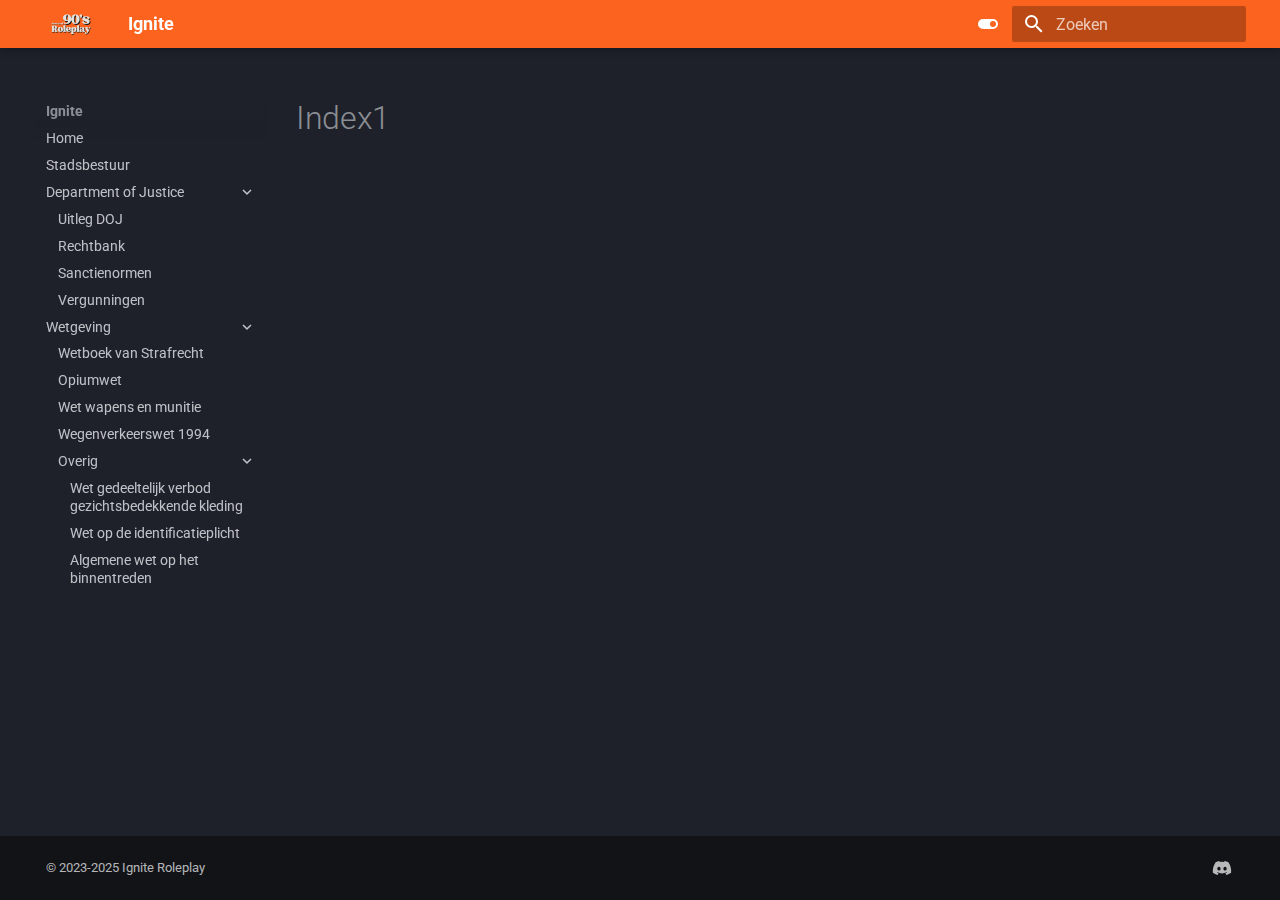
<file: index1/index.html>
<!doctype html>
<html lang="nl" class="no-js">
  <head>
    
      <meta charset="utf-8">
      <meta name="viewport" content="width=device-width,initial-scale=1">
      
      
      
      
      
      
      <link rel="icon" href="../img/logo.png">
      <meta name="generator" content="mkdocs-1.6.1, mkdocs-material-9.6.11">
    
    
      
        <title>Index1 - Ignite</title>
      
    
    
      <link rel="stylesheet" href="../assets/stylesheets/main.4af4bdda.min.css">
      
        
        <link rel="stylesheet" href="../assets/stylesheets/palette.06af60db.min.css">
      
      
  
  
    
    
  
    
    
  
    
    
  
    
    
  
    
    
  
    
    
  
    
    
  
    
    
  
    
    
  
    
    
  
    
    
  
    
    
  
  
  <style>:root{--md-admonition-icon--note:url('data:image/svg+xml;charset=utf-8,%3Csvg%20xmlns%3D%22http%3A//www.w3.org/2000/svg%22%20viewBox%3D%220%200%2016%2016%22%3E%3Cpath%20d%3D%22M1%207.775V2.75C1%201.784%201.784%201%202.75%201h5.025c.464%200%20.91.184%201.238.513l6.25%206.25a1.75%201.75%200%200%201%200%202.474l-5.026%205.026a1.75%201.75%200%200%201-2.474%200l-6.25-6.25A1.75%201.75%200%200%201%201%207.775m1.5%200c0%20.066.026.13.073.177l6.25%206.25a.25.25%200%200%200%20.354%200l5.025-5.025a.25.25%200%200%200%200-.354l-6.25-6.25a.25.25%200%200%200-.177-.073H2.75a.25.25%200%200%200-.25.25ZM6%205a1%201%200%201%201%200%202%201%201%200%200%201%200-2%22/%3E%3C/svg%3E');--md-admonition-icon--abstract:url('data:image/svg+xml;charset=utf-8,%3Csvg%20xmlns%3D%22http%3A//www.w3.org/2000/svg%22%20viewBox%3D%220%200%2016%2016%22%3E%3Cpath%20d%3D%22M2.5%201.75v11.5c0%20.138.112.25.25.25h3.17a.75.75%200%200%201%200%201.5H2.75A1.75%201.75%200%200%201%201%2013.25V1.75C1%20.784%201.784%200%202.75%200h8.5C12.216%200%2013%20.784%2013%201.75v7.736a.75.75%200%200%201-1.5%200V1.75a.25.25%200%200%200-.25-.25h-8.5a.25.25%200%200%200-.25.25m13.274%209.537zl-4.557%204.45a.75.75%200%200%201-1.055-.008l-1.943-1.95a.75.75%200%200%201%201.062-1.058l1.419%201.425%204.026-3.932a.75.75%200%201%201%201.048%201.074M4.75%204h4.5a.75.75%200%200%201%200%201.5h-4.5a.75.75%200%200%201%200-1.5M4%207.75A.75.75%200%200%201%204.75%207h2a.75.75%200%200%201%200%201.5h-2A.75.75%200%200%201%204%207.75%22/%3E%3C/svg%3E');--md-admonition-icon--info:url('data:image/svg+xml;charset=utf-8,%3Csvg%20xmlns%3D%22http%3A//www.w3.org/2000/svg%22%20viewBox%3D%220%200%2016%2016%22%3E%3Cpath%20d%3D%22M0%208a8%208%200%201%201%2016%200A8%208%200%200%201%200%208m8-6.5a6.5%206.5%200%201%200%200%2013%206.5%206.5%200%200%200%200-13M6.5%207.75A.75.75%200%200%201%207.25%207h1a.75.75%200%200%201%20.75.75v2.75h.25a.75.75%200%200%201%200%201.5h-2a.75.75%200%200%201%200-1.5h.25v-2h-.25a.75.75%200%200%201-.75-.75M8%206a1%201%200%201%201%200-2%201%201%200%200%201%200%202%22/%3E%3C/svg%3E');--md-admonition-icon--tip:url('data:image/svg+xml;charset=utf-8,%3Csvg%20xmlns%3D%22http%3A//www.w3.org/2000/svg%22%20viewBox%3D%220%200%2016%2016%22%3E%3Cpath%20d%3D%22M3.499.75a.75.75%200%200%201%201.5%200v.996C5.9%202.903%206.793%203.65%207.662%204.376l.24.202c-.036-.694.055-1.422.426-2.163C9.1.873%2010.794-.045%2012.622.26%2014.408.558%2016%201.94%2016%204.25c0%201.278-.954%202.575-2.44%202.734l.146.508.065.22c.203.701.412%201.455.476%202.226.142%201.707-.4%203.03-1.487%203.898C11.714%2014.671%2010.27%2015%208.75%2015h-6a.75.75%200%200%201%200-1.5h1.376a4.5%204.5%200%200%201-.563-1.191%203.84%203.84%200%200%201-.05-2.063%204.65%204.65%200%200%201-2.025-.293.75.75%200%200%201%20.525-1.406c1.357.507%202.376-.006%202.698-.318l.009-.01a.747.747%200%200%201%201.06%200%20.75.75%200%200%201-.012%201.074c-.912.92-.992%201.835-.768%202.586.221.74.745%201.337%201.196%201.621H8.75c1.343%200%202.398-.296%203.074-.836.635-.507%201.036-1.31.928-2.602-.05-.603-.216-1.224-.422-1.93l-.064-.221c-.12-.407-.246-.84-.353-1.29a2.4%202.4%200%200%201-.507-.441%203.1%203.1%200%200%201-.633-1.248.75.75%200%200%201%201.455-.364c.046.185.144.436.31.627.146.168.353.305.712.305.738%200%201.25-.615%201.25-1.25%200-1.47-.95-2.315-2.123-2.51-1.172-.196-2.227.387-2.706%201.345-.46.92-.27%201.774.019%203.062l.042.19.01.05c.348.443.666.949.94%201.553a.75.75%200%201%201-1.365.62c-.553-1.217-1.32-1.94-2.3-2.768L6.7%205.527c-.814-.68-1.75-1.462-2.692-2.619a3.7%203.7%200%200%200-1.023.88c-.406.495-.663%201.036-.722%201.508.116.122.306.21.591.239.388.038.797-.06%201.032-.19a.75.75%200%200%201%20.728%201.31c-.515.287-1.23.439-1.906.373-.682-.067-1.473-.38-1.879-1.193L.75%205.677V5.5c0-.984.48-1.94%201.077-2.664.46-.559%201.05-1.055%201.673-1.353z%22/%3E%3C/svg%3E');--md-admonition-icon--success:url('data:image/svg+xml;charset=utf-8,%3Csvg%20xmlns%3D%22http%3A//www.w3.org/2000/svg%22%20viewBox%3D%220%200%2016%2016%22%3E%3Cpath%20d%3D%22M13.78%204.22a.75.75%200%200%201%200%201.06l-7.25%207.25a.75.75%200%200%201-1.06%200L2.22%209.28a.75.75%200%200%201%20.018-1.042.75.75%200%200%201%201.042-.018L6%2010.94l6.72-6.72a.75.75%200%200%201%201.06%200%22/%3E%3C/svg%3E');--md-admonition-icon--question:url('data:image/svg+xml;charset=utf-8,%3Csvg%20xmlns%3D%22http%3A//www.w3.org/2000/svg%22%20viewBox%3D%220%200%2016%2016%22%3E%3Cpath%20d%3D%22M0%208a8%208%200%201%201%2016%200A8%208%200%200%201%200%208m8-6.5a6.5%206.5%200%201%200%200%2013%206.5%206.5%200%200%200%200-13M6.92%206.085h.001a.749.749%200%201%201-1.342-.67c.169-.339.436-.701.849-.977C6.845%204.16%207.369%204%208%204a2.76%202.76%200%200%201%201.637.525c.503.377.863.965.863%201.725%200%20.448-.115.83-.329%201.15-.205.307-.47.513-.692.662-.109.072-.22.138-.313.195l-.006.004a6%206%200%200%200-.26.16%201%201%200%200%200-.276.245.75.75%200%200%201-1.248-.832c.184-.264.42-.489.692-.661q.154-.1.313-.195l.007-.004c.1-.061.182-.11.258-.161a1%201%200%200%200%20.277-.245C8.96%206.514%209%206.427%209%206.25a.61.61%200%200%200-.262-.525A1.27%201.27%200%200%200%208%205.5c-.369%200-.595.09-.74.187a1%201%200%200%200-.34.398M9%2011a1%201%200%201%201-2%200%201%201%200%200%201%202%200%22/%3E%3C/svg%3E');--md-admonition-icon--warning:url('data:image/svg+xml;charset=utf-8,%3Csvg%20xmlns%3D%22http%3A//www.w3.org/2000/svg%22%20viewBox%3D%220%200%2016%2016%22%3E%3Cpath%20d%3D%22M6.457%201.047c.659-1.234%202.427-1.234%203.086%200l6.082%2011.378A1.75%201.75%200%200%201%2014.082%2015H1.918a1.75%201.75%200%200%201-1.543-2.575Zm1.763.707a.25.25%200%200%200-.44%200L1.698%2013.132a.25.25%200%200%200%20.22.368h12.164a.25.25%200%200%200%20.22-.368Zm.53%203.996v2.5a.75.75%200%200%201-1.5%200v-2.5a.75.75%200%200%201%201.5%200M9%2011a1%201%200%201%201-2%200%201%201%200%200%201%202%200%22/%3E%3C/svg%3E');--md-admonition-icon--failure:url('data:image/svg+xml;charset=utf-8,%3Csvg%20xmlns%3D%22http%3A//www.w3.org/2000/svg%22%20viewBox%3D%220%200%2016%2016%22%3E%3Cpath%20d%3D%22M2.344%202.343za8%208%200%200%201%2011.314%2011.314A8.002%208.002%200%200%201%20.234%2010.089a8%208%200%200%201%202.11-7.746m1.06%2010.253a6.5%206.5%200%201%200%209.108-9.275%206.5%206.5%200%200%200-9.108%209.275M6.03%204.97%208%206.94l1.97-1.97a.749.749%200%200%201%201.275.326.75.75%200%200%201-.215.734L9.06%208l1.97%201.97a.749.749%200%200%201-.326%201.275.75.75%200%200%201-.734-.215L8%209.06l-1.97%201.97a.749.749%200%200%201-1.275-.326.75.75%200%200%201%20.215-.734L6.94%208%204.97%206.03a.75.75%200%200%201%20.018-1.042.75.75%200%200%201%201.042-.018%22/%3E%3C/svg%3E');--md-admonition-icon--danger:url('data:image/svg+xml;charset=utf-8,%3Csvg%20xmlns%3D%22http%3A//www.w3.org/2000/svg%22%20viewBox%3D%220%200%2016%2016%22%3E%3Cpath%20d%3D%22M9.504.43a1.516%201.516%200%200%201%202.437%201.713L10.415%205.5h2.123c1.57%200%202.346%201.909%201.22%203.004l-7.34%207.142a1.25%201.25%200%200%201-.871.354h-.302a1.25%201.25%200%200%201-1.157-1.723L5.633%2010.5H3.462c-1.57%200-2.346-1.909-1.22-3.004zm1.047%201.074L3.286%208.571A.25.25%200%200%200%203.462%209H6.75a.75.75%200%200%201%20.694%201.034l-1.713%204.188%206.982-6.793A.25.25%200%200%200%2012.538%207H9.25a.75.75%200%200%201-.683-1.06l2.008-4.418.003-.006-.004-.009-.006-.006-.008-.001q-.005%200-.009.004%22/%3E%3C/svg%3E');--md-admonition-icon--bug:url('data:image/svg+xml;charset=utf-8,%3Csvg%20xmlns%3D%22http%3A//www.w3.org/2000/svg%22%20viewBox%3D%220%200%2016%2016%22%3E%3Cpath%20d%3D%22M4.72.22a.75.75%200%200%201%201.06%200l1%20.999a3.5%203.5%200%200%201%202.441%200l.999-1a.748.748%200%200%201%201.265.332.75.75%200%200%201-.205.729l-.775.776c.616.63.995%201.493.995%202.444v.327q0%20.15-.025.292c.408.14.764.392%201.029.722l1.968-.787a.75.75%200%200%201%20.556%201.392L13%207.258V9h2.25a.75.75%200%200%201%200%201.5H13v.5q-.002.615-.141%201.186l2.17.868a.75.75%200%200%201-.557%201.392l-2.184-.873A5%205%200%200%201%208%2016a5%205%200%200%201-4.288-2.427l-2.183.873a.75.75%200%200%201-.558-1.392l2.17-.868A5%205%200%200%201%203%2011v-.5H.75a.75.75%200%200%201%200-1.5H3V7.258L.971%206.446a.75.75%200%200%201%20.558-1.392l1.967.787c.265-.33.62-.583%201.03-.722a1.7%201.7%200%200%201-.026-.292V4.5c0-.951.38-1.814.995-2.444L4.72%201.28a.75.75%200%200%201%200-1.06m.53%206.28a.75.75%200%200%200-.75.75V11a3.5%203.5%200%201%200%207%200V7.25a.75.75%200%200%200-.75-.75ZM6.173%205h3.654A.17.17%200%200%200%2010%204.827V4.5a2%202%200%201%200-4%200v.327c0%20.096.077.173.173.173%22/%3E%3C/svg%3E');--md-admonition-icon--example:url('data:image/svg+xml;charset=utf-8,%3Csvg%20xmlns%3D%22http%3A//www.w3.org/2000/svg%22%20viewBox%3D%220%200%2016%2016%22%3E%3Cpath%20d%3D%22M5%205.782V2.5h-.25a.75.75%200%200%201%200-1.5h6.5a.75.75%200%200%201%200%201.5H11v3.282l3.666%205.76C15.619%2013.04%2014.543%2015%2012.767%2015H3.233c-1.776%200-2.852-1.96-1.899-3.458Zm-2.4%206.565a.75.75%200%200%200%20.633%201.153h9.534a.75.75%200%200%200%20.633-1.153L12.225%2010.5h-8.45ZM9.5%202.5h-3V6c0%20.143-.04.283-.117.403L4.73%209h6.54L9.617%206.403A.75.75%200%200%201%209.5%206Z%22/%3E%3C/svg%3E');--md-admonition-icon--quote:url('data:image/svg+xml;charset=utf-8,%3Csvg%20xmlns%3D%22http%3A//www.w3.org/2000/svg%22%20viewBox%3D%220%200%2016%2016%22%3E%3Cpath%20d%3D%22M1.75%202.5h10.5a.75.75%200%200%201%200%201.5H1.75a.75.75%200%200%201%200-1.5m4%205h8.5a.75.75%200%200%201%200%201.5h-8.5a.75.75%200%200%201%200-1.5m0%205h8.5a.75.75%200%200%201%200%201.5h-8.5a.75.75%200%200%201%200-1.5M2.5%207.75v6a.75.75%200%200%201-1.5%200v-6a.75.75%200%200%201%201.5%200%22/%3E%3C/svg%3E');}</style>



    
    
      
    
    
      
        
        
        <link rel="preconnect" href="https://fonts.gstatic.com" crossorigin>
        <link rel="stylesheet" href="https://fonts.googleapis.com/css?family=Roboto:300,300i,400,400i,700,700i%7CRoboto+Mono:400,400i,700,700i&display=fallback">
        <style>:root{--md-text-font:"Roboto";--md-code-font:"Roboto Mono"}</style>
      
    
    
      <link rel="stylesheet" href="../stylesheets/extra.css">
    
    <script>__md_scope=new URL("..",location),__md_hash=e=>[...e].reduce(((e,_)=>(e<<5)-e+_.charCodeAt(0)),0),__md_get=(e,_=localStorage,t=__md_scope)=>JSON.parse(_.getItem(t.pathname+"."+e)),__md_set=(e,_,t=localStorage,a=__md_scope)=>{try{t.setItem(a.pathname+"."+e,JSON.stringify(_))}catch(e){}}</script>
    
      

    
    
    
  </head>
  
  
    
    
      
    
    
    
    
    <body dir="ltr" data-md-color-scheme="slate" data-md-color-primary="custom" data-md-color-accent="custom">
  
    
    <input class="md-toggle" data-md-toggle="drawer" type="checkbox" id="__drawer" autocomplete="off">
    <input class="md-toggle" data-md-toggle="search" type="checkbox" id="__search" autocomplete="off">
    <label class="md-overlay" for="__drawer"></label>
    <div data-md-component="skip">
      
    </div>
    <div data-md-component="announce">
      
    </div>
    
    
      

  

<header class="md-header md-header--shadow" data-md-component="header">
  <nav class="md-header__inner md-grid" aria-label="Header">
    <a href=".." title="Ignite" class="md-header__button md-logo" aria-label="Ignite" data-md-component="logo">
      
  <img src="../img/logo.webp" alt="logo">

    </a>
    <label class="md-header__button md-icon" for="__drawer">
      
      <svg xmlns="http://www.w3.org/2000/svg" viewBox="0 0 24 24"><path d="M3 6h18v2H3zm0 5h18v2H3zm0 5h18v2H3z"/></svg>
    </label>
    <div class="md-header__title" data-md-component="header-title">
      <div class="md-header__ellipsis">
        <div class="md-header__topic">
          <span class="md-ellipsis">
            Ignite
          </span>
        </div>
        <div class="md-header__topic" data-md-component="header-topic">
          <span class="md-ellipsis">
            
              Index1
            
          </span>
        </div>
      </div>
    </div>
    
      
        <form class="md-header__option" data-md-component="palette">
  
    
    
    
    <input class="md-option" data-md-color-media="" data-md-color-scheme="slate" data-md-color-primary="custom" data-md-color-accent="custom"  aria-label="Overschakelen naar light mode"  type="radio" name="__palette" id="__palette_0">
    
      <label class="md-header__button md-icon" title="Overschakelen naar light mode" for="__palette_1" hidden>
        <svg xmlns="http://www.w3.org/2000/svg" viewBox="0 0 24 24"><path d="M17 7H7a5 5 0 0 0-5 5 5 5 0 0 0 5 5h10a5 5 0 0 0 5-5 5 5 0 0 0-5-5m0 8a3 3 0 0 1-3-3 3 3 0 0 1 3-3 3 3 0 0 1 3 3 3 3 0 0 1-3 3"/></svg>
      </label>
    
  
    
    
    
    <input class="md-option" data-md-color-media="" data-md-color-scheme="default" data-md-color-primary="custom" data-md-color-accent="custom"  aria-label="Overschakelen naar dark mode"  type="radio" name="__palette" id="__palette_1">
    
      <label class="md-header__button md-icon" title="Overschakelen naar dark mode" for="__palette_0" hidden>
        <svg xmlns="http://www.w3.org/2000/svg" viewBox="0 0 24 24"><path d="M17 6H7c-3.31 0-6 2.69-6 6s2.69 6 6 6h10c3.31 0 6-2.69 6-6s-2.69-6-6-6m0 10H7c-2.21 0-4-1.79-4-4s1.79-4 4-4h10c2.21 0 4 1.79 4 4s-1.79 4-4 4M7 9c-1.66 0-3 1.34-3 3s1.34 3 3 3 3-1.34 3-3-1.34-3-3-3"/></svg>
      </label>
    
  
</form>
      
    
    
      <script>var palette=__md_get("__palette");if(palette&&palette.color){if("(prefers-color-scheme)"===palette.color.media){var media=matchMedia("(prefers-color-scheme: light)"),input=document.querySelector(media.matches?"[data-md-color-media='(prefers-color-scheme: light)']":"[data-md-color-media='(prefers-color-scheme: dark)']");palette.color.media=input.getAttribute("data-md-color-media"),palette.color.scheme=input.getAttribute("data-md-color-scheme"),palette.color.primary=input.getAttribute("data-md-color-primary"),palette.color.accent=input.getAttribute("data-md-color-accent")}for(var[key,value]of Object.entries(palette.color))document.body.setAttribute("data-md-color-"+key,value)}</script>
    
    
    
      
      
        <label class="md-header__button md-icon" for="__search">
          
          <svg xmlns="http://www.w3.org/2000/svg" viewBox="0 0 24 24"><path d="M9.5 3A6.5 6.5 0 0 1 16 9.5c0 1.61-.59 3.09-1.56 4.23l.27.27h.79l5 5-1.5 1.5-5-5v-.79l-.27-.27A6.52 6.52 0 0 1 9.5 16 6.5 6.5 0 0 1 3 9.5 6.5 6.5 0 0 1 9.5 3m0 2C7 5 5 7 5 9.5S7 14 9.5 14 14 12 14 9.5 12 5 9.5 5"/></svg>
        </label>
        <div class="md-search" data-md-component="search" role="dialog">
  <label class="md-search__overlay" for="__search"></label>
  <div class="md-search__inner" role="search">
    <form class="md-search__form" name="search">
      <input type="text" class="md-search__input" name="query" aria-label="Zoeken" placeholder="Zoeken" autocapitalize="off" autocorrect="off" autocomplete="off" spellcheck="false" data-md-component="search-query" required>
      <label class="md-search__icon md-icon" for="__search">
        
        <svg xmlns="http://www.w3.org/2000/svg" viewBox="0 0 24 24"><path d="M9.5 3A6.5 6.5 0 0 1 16 9.5c0 1.61-.59 3.09-1.56 4.23l.27.27h.79l5 5-1.5 1.5-5-5v-.79l-.27-.27A6.52 6.52 0 0 1 9.5 16 6.5 6.5 0 0 1 3 9.5 6.5 6.5 0 0 1 9.5 3m0 2C7 5 5 7 5 9.5S7 14 9.5 14 14 12 14 9.5 12 5 9.5 5"/></svg>
        
        <svg xmlns="http://www.w3.org/2000/svg" viewBox="0 0 24 24"><path d="M20 11v2H8l5.5 5.5-1.42 1.42L4.16 12l7.92-7.92L13.5 5.5 8 11z"/></svg>
      </label>
      <nav class="md-search__options" aria-label="Zoeken">
        
        <button type="reset" class="md-search__icon md-icon" title="Leegmaken" aria-label="Leegmaken" tabindex="-1">
          
          <svg xmlns="http://www.w3.org/2000/svg" viewBox="0 0 24 24"><path d="M19 6.41 17.59 5 12 10.59 6.41 5 5 6.41 10.59 12 5 17.59 6.41 19 12 13.41 17.59 19 19 17.59 13.41 12z"/></svg>
        </button>
      </nav>
      
    </form>
    <div class="md-search__output">
      <div class="md-search__scrollwrap" tabindex="0" data-md-scrollfix>
        <div class="md-search-result" data-md-component="search-result">
          <div class="md-search-result__meta">
            Zoeken initialiseren
          </div>
          <ol class="md-search-result__list" role="presentation"></ol>
        </div>
      </div>
    </div>
  </div>
</div>
      
    
    
  </nav>
  
</header>
    
    <div class="md-container" data-md-component="container">
      
      
        
          
        
      
      <main class="md-main" data-md-component="main">
        <div class="md-main__inner md-grid">
          
            
              
              <div class="md-sidebar md-sidebar--primary" data-md-component="sidebar" data-md-type="navigation" >
                <div class="md-sidebar__scrollwrap">
                  <div class="md-sidebar__inner">
                    



<nav class="md-nav md-nav--primary" aria-label="Navigatie" data-md-level="0">
  <label class="md-nav__title" for="__drawer">
    <a href=".." title="Ignite" class="md-nav__button md-logo" aria-label="Ignite" data-md-component="logo">
      
  <img src="../img/logo.webp" alt="logo">

    </a>
    Ignite
  </label>
  
  <ul class="md-nav__list" data-md-scrollfix>
    
      
      
  
  
  
  
    <li class="md-nav__item">
      <a href=".." class="md-nav__link">
        
  
  
  <span class="md-ellipsis">
    Home
    
  </span>
  

      </a>
    </li>
  

    
      
      
  
  
  
  
    <li class="md-nav__item">
      <a href="../stadsbestuur/" class="md-nav__link">
        
  
  
  <span class="md-ellipsis">
    Stadsbestuur
    
  </span>
  

      </a>
    </li>
  

    
      
      
  
  
  
  
    
    
      
        
      
        
      
        
      
        
      
    
    
    
    
    <li class="md-nav__item md-nav__item--nested">
      
        
        
          
        
        <input class="md-nav__toggle md-toggle md-toggle--indeterminate" type="checkbox" id="__nav_3" >
        
          
          <label class="md-nav__link" for="__nav_3" id="__nav_3_label" tabindex="0">
            
  
  
  <span class="md-ellipsis">
    Department of Justice
    
  </span>
  

            <span class="md-nav__icon md-icon"></span>
          </label>
        
        <nav class="md-nav" data-md-level="1" aria-labelledby="__nav_3_label" aria-expanded="false">
          <label class="md-nav__title" for="__nav_3">
            <span class="md-nav__icon md-icon"></span>
            Department of Justice
          </label>
          <ul class="md-nav__list" data-md-scrollfix>
            
              
                
  
  
  
  
    <li class="md-nav__item">
      <a href="../Department%20of%20Justice/doj/" class="md-nav__link">
        
  
  
  <span class="md-ellipsis">
    Uitleg DOJ
    
  </span>
  

      </a>
    </li>
  

              
            
              
                
  
  
  
  
    <li class="md-nav__item">
      <a href="../Department%20of%20Justice/rechtbank/" class="md-nav__link">
        
  
  
  <span class="md-ellipsis">
    Rechtbank
    
  </span>
  

      </a>
    </li>
  

              
            
              
                
  
  
  
  
    <li class="md-nav__item">
      <a href="../Department%20of%20Justice/sanctienormen/" class="md-nav__link">
        
  
  
  <span class="md-ellipsis">
    Sanctienormen
    
  </span>
  

      </a>
    </li>
  

              
            
              
                
  
  
  
  
    <li class="md-nav__item">
      <a href="../Department%20of%20Justice/vergunningen/" class="md-nav__link">
        
  
  
  <span class="md-ellipsis">
    Vergunningen
    
  </span>
  

      </a>
    </li>
  

              
            
          </ul>
        </nav>
      
    </li>
  

    
      
      
  
  
  
  
    
    
      
        
      
        
      
        
      
        
      
        
      
    
    
    
    
    <li class="md-nav__item md-nav__item--nested">
      
        
        
          
        
        <input class="md-nav__toggle md-toggle md-toggle--indeterminate" type="checkbox" id="__nav_4" >
        
          
          <label class="md-nav__link" for="__nav_4" id="__nav_4_label" tabindex="0">
            
  
  
  <span class="md-ellipsis">
    Wetgeving
    
  </span>
  

            <span class="md-nav__icon md-icon"></span>
          </label>
        
        <nav class="md-nav" data-md-level="1" aria-labelledby="__nav_4_label" aria-expanded="false">
          <label class="md-nav__title" for="__nav_4">
            <span class="md-nav__icon md-icon"></span>
            Wetgeving
          </label>
          <ul class="md-nav__list" data-md-scrollfix>
            
              
                
  
  
  
  
    <li class="md-nav__item">
      <a href="../Wetgeving/sr/" class="md-nav__link">
        
  
  
  <span class="md-ellipsis">
    Wetboek van Strafrecht
    
  </span>
  

      </a>
    </li>
  

              
            
              
                
  
  
  
  
    <li class="md-nav__item">
      <a href="../Wetgeving/opw/" class="md-nav__link">
        
  
  
  <span class="md-ellipsis">
    Opiumwet
    
  </span>
  

      </a>
    </li>
  

              
            
              
                
  
  
  
  
    <li class="md-nav__item">
      <a href="../Wetgeving/wwm/" class="md-nav__link">
        
  
  
  <span class="md-ellipsis">
    Wet wapens en munitie
    
  </span>
  

      </a>
    </li>
  

              
            
              
                
  
  
  
  
    <li class="md-nav__item">
      <a href="../Wetgeving/wvw/" class="md-nav__link">
        
  
  
  <span class="md-ellipsis">
    Wegenverkeerswet 1994
    
  </span>
  

      </a>
    </li>
  

              
            
              
                
  
  
  
  
    
    
      
        
      
        
      
        
      
    
    
    
    
    <li class="md-nav__item md-nav__item--nested">
      
        
        
          
        
        <input class="md-nav__toggle md-toggle md-toggle--indeterminate" type="checkbox" id="__nav_4_5" >
        
          
          <label class="md-nav__link" for="__nav_4_5" id="__nav_4_5_label" tabindex="0">
            
  
  
  <span class="md-ellipsis">
    Overig
    
  </span>
  

            <span class="md-nav__icon md-icon"></span>
          </label>
        
        <nav class="md-nav" data-md-level="2" aria-labelledby="__nav_4_5_label" aria-expanded="false">
          <label class="md-nav__title" for="__nav_4_5">
            <span class="md-nav__icon md-icon"></span>
            Overig
          </label>
          <ul class="md-nav__list" data-md-scrollfix>
            
              
                
  
  
  
  
    <li class="md-nav__item">
      <a href="../Wetgeving/Overig/wgvgk/" class="md-nav__link">
        
  
  
  <span class="md-ellipsis">
    Wet gedeeltelijk verbod gezichtsbedekkende kleding
    
  </span>
  

      </a>
    </li>
  

              
            
              
                
  
  
  
  
    <li class="md-nav__item">
      <a href="../Wetgeving/Overig/wid/" class="md-nav__link">
        
  
  
  <span class="md-ellipsis">
    Wet op de identificatieplicht
    
  </span>
  

      </a>
    </li>
  

              
            
              
                
  
  
  
  
    <li class="md-nav__item">
      <a href="../Wetgeving/Overig/awbi/" class="md-nav__link">
        
  
  
  <span class="md-ellipsis">
    Algemene wet op het binnentreden
    
  </span>
  

      </a>
    </li>
  

              
            
          </ul>
        </nav>
      
    </li>
  

              
            
          </ul>
        </nav>
      
    </li>
  

    
  </ul>
</nav>
                  </div>
                </div>
              </div>
            
            
              
              <div class="md-sidebar md-sidebar--secondary" data-md-component="sidebar" data-md-type="toc" >
                <div class="md-sidebar__scrollwrap">
                  <div class="md-sidebar__inner">
                    

<nav class="md-nav md-nav--secondary" aria-label="Inhoudsopgave">
  
  
  
  
</nav>
                  </div>
                </div>
              </div>
            
          
          
            <div class="md-content" data-md-component="content">
              <article class="md-content__inner md-typeset">
                
                  



  <h1>Index1</h1>














                
              </article>
            </div>
          
          
<script>var target=document.getElementById(location.hash.slice(1));target&&target.name&&(target.checked=target.name.startsWith("__tabbed_"))</script>
        </div>
        
          <button type="button" class="md-top md-icon" data-md-component="top" hidden>
  
  <svg xmlns="http://www.w3.org/2000/svg" viewBox="0 0 24 24"><path d="M13 20h-2V8l-5.5 5.5-1.42-1.42L12 4.16l7.92 7.92-1.42 1.42L13 8z"/></svg>
  Terug naar boven
</button>
        
      </main>
      
        <footer class="md-footer">
  
  <div class="md-footer-meta md-typeset">
    <div class="md-footer-meta__inner md-grid">
      <div class="md-copyright">
  
    <div class="md-copyright__highlight">
      &copy; 2023-2025 <a href="https://www.igniteroleplay.nl/"  target="_blank" rel="noopener">Ignite Roleplay</a>

    </div>
  
  
</div>
      
        <div class="md-social">
  
    
    
    
    
      
      
    
    <a href="https://discord.gg/igniteroleplay" target="_blank" rel="noopener" title="discord.gg" class="md-social__link">
      <svg xmlns="http://www.w3.org/2000/svg" viewBox="0 0 640 512"><!--! Font Awesome Free 6.7.2 by @fontawesome - https://fontawesome.com License - https://fontawesome.com/license/free (Icons: CC BY 4.0, Fonts: SIL OFL 1.1, Code: MIT License) Copyright 2024 Fonticons, Inc.--><path d="M524.531 69.836a1.5 1.5 0 0 0-.764-.7A485 485 0 0 0 404.081 32.03a1.82 1.82 0 0 0-1.923.91 338 338 0 0 0-14.9 30.6 447.9 447.9 0 0 0-134.426 0 310 310 0 0 0-15.135-30.6 1.89 1.89 0 0 0-1.924-.91 483.7 483.7 0 0 0-119.688 37.107 1.7 1.7 0 0 0-.788.676C39.068 183.651 18.186 294.69 28.43 404.354a2.02 2.02 0 0 0 .765 1.375 487.7 487.7 0 0 0 146.825 74.189 1.9 1.9 0 0 0 2.063-.676A348 348 0 0 0 208.12 430.4a1.86 1.86 0 0 0-1.019-2.588 321 321 0 0 1-45.868-21.853 1.885 1.885 0 0 1-.185-3.126 251 251 0 0 0 9.109-7.137 1.82 1.82 0 0 1 1.9-.256c96.229 43.917 200.41 43.917 295.5 0a1.81 1.81 0 0 1 1.924.233 235 235 0 0 0 9.132 7.16 1.884 1.884 0 0 1-.162 3.126 301.4 301.4 0 0 1-45.89 21.83 1.875 1.875 0 0 0-1 2.611 391 391 0 0 0 30.014 48.815 1.86 1.86 0 0 0 2.063.7A486 486 0 0 0 610.7 405.729a1.88 1.88 0 0 0 .765-1.352c12.264-126.783-20.532-236.912-86.934-334.541M222.491 337.58c-28.972 0-52.844-26.587-52.844-59.239s23.409-59.241 52.844-59.241c29.665 0 53.306 26.82 52.843 59.239 0 32.654-23.41 59.241-52.843 59.241m195.38 0c-28.971 0-52.843-26.587-52.843-59.239s23.409-59.241 52.843-59.241c29.667 0 53.307 26.82 52.844 59.239 0 32.654-23.177 59.241-52.844 59.241"/></svg>
    </a>
  
</div>
      
    </div>
  </div>
</footer>
      
    </div>
    <div class="md-dialog" data-md-component="dialog">
      <div class="md-dialog__inner md-typeset"></div>
    </div>
    
    
    
      
      <script id="__config" type="application/json">{"base": "..", "features": ["navigation.instant", "navigation.tracking", "navigation.expand", "navigation.indexes", "navigation.top", "header.autohide", "toc.follow", "content.action.edit", "content.action.view"], "search": "../assets/javascripts/workers/search.f8cc74c7.min.js", "tags": null, "translations": {"clipboard.copied": "Gekopieerd naar klembord", "clipboard.copy": "Kopi\u00ebren naar klembord", "search.result.more.one": "1 extra overeenkomst op deze pagina", "search.result.more.other": "# extra overeenkomsten op deze pagina", "search.result.none": "Geen overeenkomende documenten", "search.result.one": "1 overeenkomende document", "search.result.other": "# overeenkomende documenten", "search.result.placeholder": "Typ om te beginnen met zoeken", "search.result.term.missing": "Ontbreekt", "select.version": "Selecteer versie"}, "version": null}</script>
    
    
      <script src="../assets/javascripts/bundle.c8b220af.min.js"></script>
      
    
  </body>
</html>
</file>
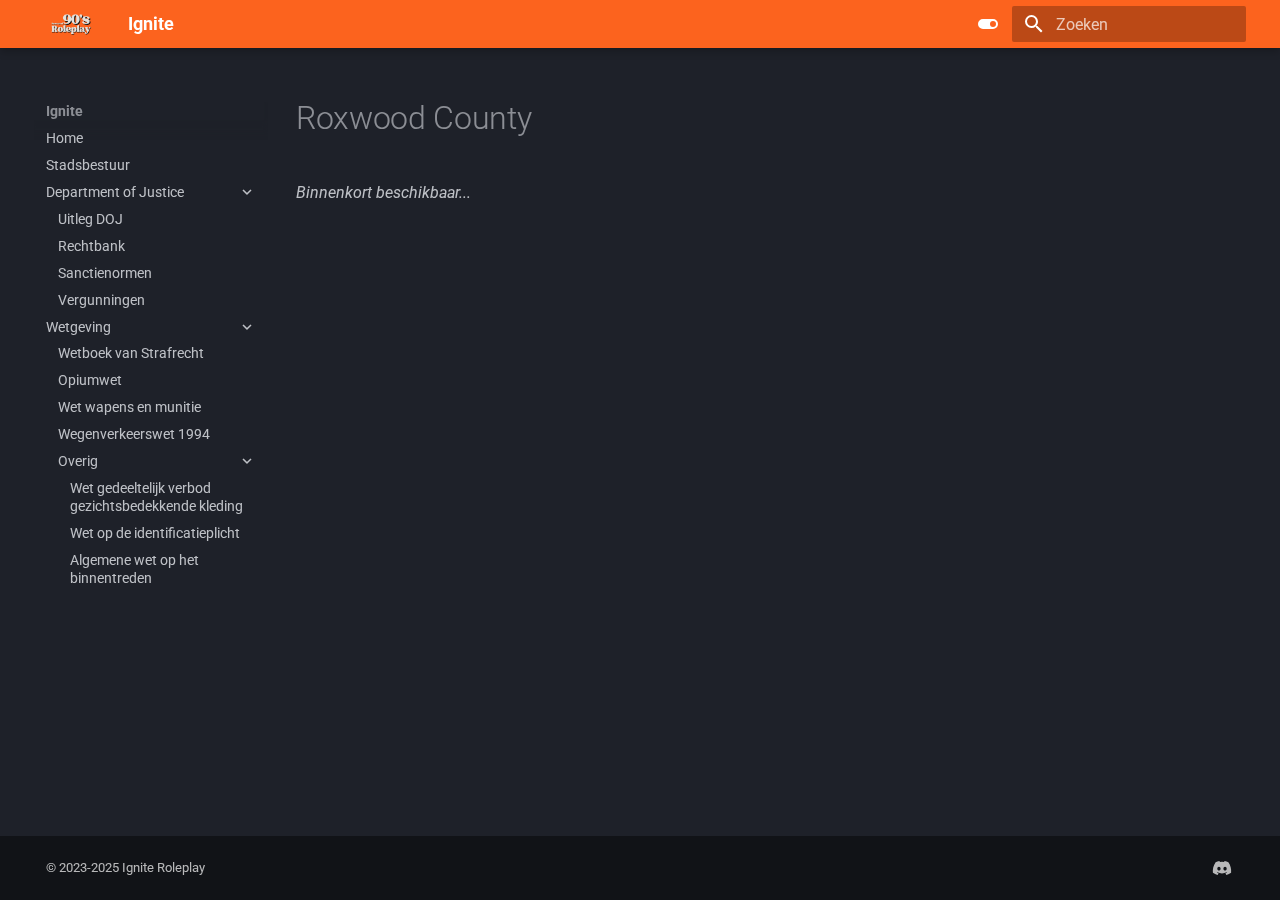
<file: index3/index.html>
<!doctype html>
<html lang="nl" class="no-js">
  <head>
    
      <meta charset="utf-8">
      <meta name="viewport" content="width=device-width,initial-scale=1">
      
      
      
      
      
      
      <link rel="icon" href="../img/logo.png">
      <meta name="generator" content="mkdocs-1.6.1, mkdocs-material-9.6.9">
    
    
      
        <title>Roxwood County - Ignite</title>
      
    
    
      <link rel="stylesheet" href="../assets/stylesheets/main.4af4bdda.min.css">
      
        
        <link rel="stylesheet" href="../assets/stylesheets/palette.06af60db.min.css">
      
      
  
  
    
    
  
    
    
  
    
    
  
    
    
  
    
    
  
    
    
  
    
    
  
    
    
  
    
    
  
    
    
  
    
    
  
    
    
  
  
  <style>:root{--md-admonition-icon--note:url('data:image/svg+xml;charset=utf-8,%3Csvg%20xmlns%3D%22http%3A//www.w3.org/2000/svg%22%20viewBox%3D%220%200%2016%2016%22%3E%3Cpath%20d%3D%22M1%207.775V2.75C1%201.784%201.784%201%202.75%201h5.025c.464%200%20.91.184%201.238.513l6.25%206.25a1.75%201.75%200%200%201%200%202.474l-5.026%205.026a1.75%201.75%200%200%201-2.474%200l-6.25-6.25A1.75%201.75%200%200%201%201%207.775m1.5%200c0%20.066.026.13.073.177l6.25%206.25a.25.25%200%200%200%20.354%200l5.025-5.025a.25.25%200%200%200%200-.354l-6.25-6.25a.25.25%200%200%200-.177-.073H2.75a.25.25%200%200%200-.25.25ZM6%205a1%201%200%201%201%200%202%201%201%200%200%201%200-2%22/%3E%3C/svg%3E');--md-admonition-icon--abstract:url('data:image/svg+xml;charset=utf-8,%3Csvg%20xmlns%3D%22http%3A//www.w3.org/2000/svg%22%20viewBox%3D%220%200%2016%2016%22%3E%3Cpath%20d%3D%22M2.5%201.75v11.5c0%20.138.112.25.25.25h3.17a.75.75%200%200%201%200%201.5H2.75A1.75%201.75%200%200%201%201%2013.25V1.75C1%20.784%201.784%200%202.75%200h8.5C12.216%200%2013%20.784%2013%201.75v7.736a.75.75%200%200%201-1.5%200V1.75a.25.25%200%200%200-.25-.25h-8.5a.25.25%200%200%200-.25.25m13.274%209.537zl-4.557%204.45a.75.75%200%200%201-1.055-.008l-1.943-1.95a.75.75%200%200%201%201.062-1.058l1.419%201.425%204.026-3.932a.75.75%200%201%201%201.048%201.074M4.75%204h4.5a.75.75%200%200%201%200%201.5h-4.5a.75.75%200%200%201%200-1.5M4%207.75A.75.75%200%200%201%204.75%207h2a.75.75%200%200%201%200%201.5h-2A.75.75%200%200%201%204%207.75%22/%3E%3C/svg%3E');--md-admonition-icon--info:url('data:image/svg+xml;charset=utf-8,%3Csvg%20xmlns%3D%22http%3A//www.w3.org/2000/svg%22%20viewBox%3D%220%200%2016%2016%22%3E%3Cpath%20d%3D%22M0%208a8%208%200%201%201%2016%200A8%208%200%200%201%200%208m8-6.5a6.5%206.5%200%201%200%200%2013%206.5%206.5%200%200%200%200-13M6.5%207.75A.75.75%200%200%201%207.25%207h1a.75.75%200%200%201%20.75.75v2.75h.25a.75.75%200%200%201%200%201.5h-2a.75.75%200%200%201%200-1.5h.25v-2h-.25a.75.75%200%200%201-.75-.75M8%206a1%201%200%201%201%200-2%201%201%200%200%201%200%202%22/%3E%3C/svg%3E');--md-admonition-icon--tip:url('data:image/svg+xml;charset=utf-8,%3Csvg%20xmlns%3D%22http%3A//www.w3.org/2000/svg%22%20viewBox%3D%220%200%2016%2016%22%3E%3Cpath%20d%3D%22M3.499.75a.75.75%200%200%201%201.5%200v.996C5.9%202.903%206.793%203.65%207.662%204.376l.24.202c-.036-.694.055-1.422.426-2.163C9.1.873%2010.794-.045%2012.622.26%2014.408.558%2016%201.94%2016%204.25c0%201.278-.954%202.575-2.44%202.734l.146.508.065.22c.203.701.412%201.455.476%202.226.142%201.707-.4%203.03-1.487%203.898C11.714%2014.671%2010.27%2015%208.75%2015h-6a.75.75%200%200%201%200-1.5h1.376a4.5%204.5%200%200%201-.563-1.191%203.84%203.84%200%200%201-.05-2.063%204.65%204.65%200%200%201-2.025-.293.75.75%200%200%201%20.525-1.406c1.357.507%202.376-.006%202.698-.318l.009-.01a.747.747%200%200%201%201.06%200%20.75.75%200%200%201-.012%201.074c-.912.92-.992%201.835-.768%202.586.221.74.745%201.337%201.196%201.621H8.75c1.343%200%202.398-.296%203.074-.836.635-.507%201.036-1.31.928-2.602-.05-.603-.216-1.224-.422-1.93l-.064-.221c-.12-.407-.246-.84-.353-1.29a2.4%202.4%200%200%201-.507-.441%203.1%203.1%200%200%201-.633-1.248.75.75%200%200%201%201.455-.364c.046.185.144.436.31.627.146.168.353.305.712.305.738%200%201.25-.615%201.25-1.25%200-1.47-.95-2.315-2.123-2.51-1.172-.196-2.227.387-2.706%201.345-.46.92-.27%201.774.019%203.062l.042.19.01.05c.348.443.666.949.94%201.553a.75.75%200%201%201-1.365.62c-.553-1.217-1.32-1.94-2.3-2.768L6.7%205.527c-.814-.68-1.75-1.462-2.692-2.619a3.7%203.7%200%200%200-1.023.88c-.406.495-.663%201.036-.722%201.508.116.122.306.21.591.239.388.038.797-.06%201.032-.19a.75.75%200%200%201%20.728%201.31c-.515.287-1.23.439-1.906.373-.682-.067-1.473-.38-1.879-1.193L.75%205.677V5.5c0-.984.48-1.94%201.077-2.664.46-.559%201.05-1.055%201.673-1.353z%22/%3E%3C/svg%3E');--md-admonition-icon--success:url('data:image/svg+xml;charset=utf-8,%3Csvg%20xmlns%3D%22http%3A//www.w3.org/2000/svg%22%20viewBox%3D%220%200%2016%2016%22%3E%3Cpath%20d%3D%22M13.78%204.22a.75.75%200%200%201%200%201.06l-7.25%207.25a.75.75%200%200%201-1.06%200L2.22%209.28a.75.75%200%200%201%20.018-1.042.75.75%200%200%201%201.042-.018L6%2010.94l6.72-6.72a.75.75%200%200%201%201.06%200%22/%3E%3C/svg%3E');--md-admonition-icon--question:url('data:image/svg+xml;charset=utf-8,%3Csvg%20xmlns%3D%22http%3A//www.w3.org/2000/svg%22%20viewBox%3D%220%200%2016%2016%22%3E%3Cpath%20d%3D%22M0%208a8%208%200%201%201%2016%200A8%208%200%200%201%200%208m8-6.5a6.5%206.5%200%201%200%200%2013%206.5%206.5%200%200%200%200-13M6.92%206.085h.001a.749.749%200%201%201-1.342-.67c.169-.339.436-.701.849-.977C6.845%204.16%207.369%204%208%204a2.76%202.76%200%200%201%201.637.525c.503.377.863.965.863%201.725%200%20.448-.115.83-.329%201.15-.205.307-.47.513-.692.662-.109.072-.22.138-.313.195l-.006.004a6%206%200%200%200-.26.16%201%201%200%200%200-.276.245.75.75%200%200%201-1.248-.832c.184-.264.42-.489.692-.661q.154-.1.313-.195l.007-.004c.1-.061.182-.11.258-.161a1%201%200%200%200%20.277-.245C8.96%206.514%209%206.427%209%206.25a.61.61%200%200%200-.262-.525A1.27%201.27%200%200%200%208%205.5c-.369%200-.595.09-.74.187a1%201%200%200%200-.34.398M9%2011a1%201%200%201%201-2%200%201%201%200%200%201%202%200%22/%3E%3C/svg%3E');--md-admonition-icon--warning:url('data:image/svg+xml;charset=utf-8,%3Csvg%20xmlns%3D%22http%3A//www.w3.org/2000/svg%22%20viewBox%3D%220%200%2016%2016%22%3E%3Cpath%20d%3D%22M6.457%201.047c.659-1.234%202.427-1.234%203.086%200l6.082%2011.378A1.75%201.75%200%200%201%2014.082%2015H1.918a1.75%201.75%200%200%201-1.543-2.575Zm1.763.707a.25.25%200%200%200-.44%200L1.698%2013.132a.25.25%200%200%200%20.22.368h12.164a.25.25%200%200%200%20.22-.368Zm.53%203.996v2.5a.75.75%200%200%201-1.5%200v-2.5a.75.75%200%200%201%201.5%200M9%2011a1%201%200%201%201-2%200%201%201%200%200%201%202%200%22/%3E%3C/svg%3E');--md-admonition-icon--failure:url('data:image/svg+xml;charset=utf-8,%3Csvg%20xmlns%3D%22http%3A//www.w3.org/2000/svg%22%20viewBox%3D%220%200%2016%2016%22%3E%3Cpath%20d%3D%22M2.344%202.343za8%208%200%200%201%2011.314%2011.314A8.002%208.002%200%200%201%20.234%2010.089a8%208%200%200%201%202.11-7.746m1.06%2010.253a6.5%206.5%200%201%200%209.108-9.275%206.5%206.5%200%200%200-9.108%209.275M6.03%204.97%208%206.94l1.97-1.97a.749.749%200%200%201%201.275.326.75.75%200%200%201-.215.734L9.06%208l1.97%201.97a.749.749%200%200%201-.326%201.275.75.75%200%200%201-.734-.215L8%209.06l-1.97%201.97a.749.749%200%200%201-1.275-.326.75.75%200%200%201%20.215-.734L6.94%208%204.97%206.03a.75.75%200%200%201%20.018-1.042.75.75%200%200%201%201.042-.018%22/%3E%3C/svg%3E');--md-admonition-icon--danger:url('data:image/svg+xml;charset=utf-8,%3Csvg%20xmlns%3D%22http%3A//www.w3.org/2000/svg%22%20viewBox%3D%220%200%2016%2016%22%3E%3Cpath%20d%3D%22M9.504.43a1.516%201.516%200%200%201%202.437%201.713L10.415%205.5h2.123c1.57%200%202.346%201.909%201.22%203.004l-7.34%207.142a1.25%201.25%200%200%201-.871.354h-.302a1.25%201.25%200%200%201-1.157-1.723L5.633%2010.5H3.462c-1.57%200-2.346-1.909-1.22-3.004zm1.047%201.074L3.286%208.571A.25.25%200%200%200%203.462%209H6.75a.75.75%200%200%201%20.694%201.034l-1.713%204.188%206.982-6.793A.25.25%200%200%200%2012.538%207H9.25a.75.75%200%200%201-.683-1.06l2.008-4.418.003-.006-.004-.009-.006-.006-.008-.001q-.005%200-.009.004%22/%3E%3C/svg%3E');--md-admonition-icon--bug:url('data:image/svg+xml;charset=utf-8,%3Csvg%20xmlns%3D%22http%3A//www.w3.org/2000/svg%22%20viewBox%3D%220%200%2016%2016%22%3E%3Cpath%20d%3D%22M4.72.22a.75.75%200%200%201%201.06%200l1%20.999a3.5%203.5%200%200%201%202.441%200l.999-1a.748.748%200%200%201%201.265.332.75.75%200%200%201-.205.729l-.775.776c.616.63.995%201.493.995%202.444v.327q0%20.15-.025.292c.408.14.764.392%201.029.722l1.968-.787a.75.75%200%200%201%20.556%201.392L13%207.258V9h2.25a.75.75%200%200%201%200%201.5H13v.5q-.002.615-.141%201.186l2.17.868a.75.75%200%200%201-.557%201.392l-2.184-.873A5%205%200%200%201%208%2016a5%205%200%200%201-4.288-2.427l-2.183.873a.75.75%200%200%201-.558-1.392l2.17-.868A5%205%200%200%201%203%2011v-.5H.75a.75.75%200%200%201%200-1.5H3V7.258L.971%206.446a.75.75%200%200%201%20.558-1.392l1.967.787c.265-.33.62-.583%201.03-.722a1.7%201.7%200%200%201-.026-.292V4.5c0-.951.38-1.814.995-2.444L4.72%201.28a.75.75%200%200%201%200-1.06m.53%206.28a.75.75%200%200%200-.75.75V11a3.5%203.5%200%201%200%207%200V7.25a.75.75%200%200%200-.75-.75ZM6.173%205h3.654A.17.17%200%200%200%2010%204.827V4.5a2%202%200%201%200-4%200v.327c0%20.096.077.173.173.173%22/%3E%3C/svg%3E');--md-admonition-icon--example:url('data:image/svg+xml;charset=utf-8,%3Csvg%20xmlns%3D%22http%3A//www.w3.org/2000/svg%22%20viewBox%3D%220%200%2016%2016%22%3E%3Cpath%20d%3D%22M5%205.782V2.5h-.25a.75.75%200%200%201%200-1.5h6.5a.75.75%200%200%201%200%201.5H11v3.282l3.666%205.76C15.619%2013.04%2014.543%2015%2012.767%2015H3.233c-1.776%200-2.852-1.96-1.899-3.458Zm-2.4%206.565a.75.75%200%200%200%20.633%201.153h9.534a.75.75%200%200%200%20.633-1.153L12.225%2010.5h-8.45ZM9.5%202.5h-3V6c0%20.143-.04.283-.117.403L4.73%209h6.54L9.617%206.403A.75.75%200%200%201%209.5%206Z%22/%3E%3C/svg%3E');--md-admonition-icon--quote:url('data:image/svg+xml;charset=utf-8,%3Csvg%20xmlns%3D%22http%3A//www.w3.org/2000/svg%22%20viewBox%3D%220%200%2016%2016%22%3E%3Cpath%20d%3D%22M1.75%202.5h10.5a.75.75%200%200%201%200%201.5H1.75a.75.75%200%200%201%200-1.5m4%205h8.5a.75.75%200%200%201%200%201.5h-8.5a.75.75%200%200%201%200-1.5m0%205h8.5a.75.75%200%200%201%200%201.5h-8.5a.75.75%200%200%201%200-1.5M2.5%207.75v6a.75.75%200%200%201-1.5%200v-6a.75.75%200%200%201%201.5%200%22/%3E%3C/svg%3E');}</style>



    
    
      
    
    
      
        
        
        <link rel="preconnect" href="https://fonts.gstatic.com" crossorigin>
        <link rel="stylesheet" href="https://fonts.googleapis.com/css?family=Roboto:300,300i,400,400i,700,700i%7CRoboto+Mono:400,400i,700,700i&display=fallback">
        <style>:root{--md-text-font:"Roboto";--md-code-font:"Roboto Mono"}</style>
      
    
    
      <link rel="stylesheet" href="../stylesheets/extra.css">
    
    <script>__md_scope=new URL("..",location),__md_hash=e=>[...e].reduce(((e,_)=>(e<<5)-e+_.charCodeAt(0)),0),__md_get=(e,_=localStorage,t=__md_scope)=>JSON.parse(_.getItem(t.pathname+"."+e)),__md_set=(e,_,t=localStorage,a=__md_scope)=>{try{t.setItem(a.pathname+"."+e,JSON.stringify(_))}catch(e){}}</script>
    
      

    
    
    
  </head>
  
  
    
    
      
    
    
    
    
    <body dir="ltr" data-md-color-scheme="slate" data-md-color-primary="custom" data-md-color-accent="custom">
  
    
    <input class="md-toggle" data-md-toggle="drawer" type="checkbox" id="__drawer" autocomplete="off">
    <input class="md-toggle" data-md-toggle="search" type="checkbox" id="__search" autocomplete="off">
    <label class="md-overlay" for="__drawer"></label>
    <div data-md-component="skip">
      
        
        <a href="#roxwood-county" class="md-skip">
          Ga naar inhoud
        </a>
      
    </div>
    <div data-md-component="announce">
      
    </div>
    
    
      

  

<header class="md-header md-header--shadow" data-md-component="header">
  <nav class="md-header__inner md-grid" aria-label="Header">
    <a href=".." title="Ignite" class="md-header__button md-logo" aria-label="Ignite" data-md-component="logo">
      
  <img src="../img/logo.webp" alt="logo">

    </a>
    <label class="md-header__button md-icon" for="__drawer">
      
      <svg xmlns="http://www.w3.org/2000/svg" viewBox="0 0 24 24"><path d="M3 6h18v2H3zm0 5h18v2H3zm0 5h18v2H3z"/></svg>
    </label>
    <div class="md-header__title" data-md-component="header-title">
      <div class="md-header__ellipsis">
        <div class="md-header__topic">
          <span class="md-ellipsis">
            Ignite
          </span>
        </div>
        <div class="md-header__topic" data-md-component="header-topic">
          <span class="md-ellipsis">
            
              Roxwood County
            
          </span>
        </div>
      </div>
    </div>
    
      
        <form class="md-header__option" data-md-component="palette">
  
    
    
    
    <input class="md-option" data-md-color-media="" data-md-color-scheme="slate" data-md-color-primary="custom" data-md-color-accent="custom"  aria-label="Overschakelen naar light mode"  type="radio" name="__palette" id="__palette_0">
    
      <label class="md-header__button md-icon" title="Overschakelen naar light mode" for="__palette_1" hidden>
        <svg xmlns="http://www.w3.org/2000/svg" viewBox="0 0 24 24"><path d="M17 7H7a5 5 0 0 0-5 5 5 5 0 0 0 5 5h10a5 5 0 0 0 5-5 5 5 0 0 0-5-5m0 8a3 3 0 0 1-3-3 3 3 0 0 1 3-3 3 3 0 0 1 3 3 3 3 0 0 1-3 3"/></svg>
      </label>
    
  
    
    
    
    <input class="md-option" data-md-color-media="" data-md-color-scheme="default" data-md-color-primary="custom" data-md-color-accent="custom"  aria-label="Overschakelen naar dark mode"  type="radio" name="__palette" id="__palette_1">
    
      <label class="md-header__button md-icon" title="Overschakelen naar dark mode" for="__palette_0" hidden>
        <svg xmlns="http://www.w3.org/2000/svg" viewBox="0 0 24 24"><path d="M17 6H7c-3.31 0-6 2.69-6 6s2.69 6 6 6h10c3.31 0 6-2.69 6-6s-2.69-6-6-6m0 10H7c-2.21 0-4-1.79-4-4s1.79-4 4-4h10c2.21 0 4 1.79 4 4s-1.79 4-4 4M7 9c-1.66 0-3 1.34-3 3s1.34 3 3 3 3-1.34 3-3-1.34-3-3-3"/></svg>
      </label>
    
  
</form>
      
    
    
      <script>var palette=__md_get("__palette");if(palette&&palette.color){if("(prefers-color-scheme)"===palette.color.media){var media=matchMedia("(prefers-color-scheme: light)"),input=document.querySelector(media.matches?"[data-md-color-media='(prefers-color-scheme: light)']":"[data-md-color-media='(prefers-color-scheme: dark)']");palette.color.media=input.getAttribute("data-md-color-media"),palette.color.scheme=input.getAttribute("data-md-color-scheme"),palette.color.primary=input.getAttribute("data-md-color-primary"),palette.color.accent=input.getAttribute("data-md-color-accent")}for(var[key,value]of Object.entries(palette.color))document.body.setAttribute("data-md-color-"+key,value)}</script>
    
    
    
      <label class="md-header__button md-icon" for="__search">
        
        <svg xmlns="http://www.w3.org/2000/svg" viewBox="0 0 24 24"><path d="M9.5 3A6.5 6.5 0 0 1 16 9.5c0 1.61-.59 3.09-1.56 4.23l.27.27h.79l5 5-1.5 1.5-5-5v-.79l-.27-.27A6.52 6.52 0 0 1 9.5 16 6.5 6.5 0 0 1 3 9.5 6.5 6.5 0 0 1 9.5 3m0 2C7 5 5 7 5 9.5S7 14 9.5 14 14 12 14 9.5 12 5 9.5 5"/></svg>
      </label>
      <div class="md-search" data-md-component="search" role="dialog">
  <label class="md-search__overlay" for="__search"></label>
  <div class="md-search__inner" role="search">
    <form class="md-search__form" name="search">
      <input type="text" class="md-search__input" name="query" aria-label="Zoeken" placeholder="Zoeken" autocapitalize="off" autocorrect="off" autocomplete="off" spellcheck="false" data-md-component="search-query" required>
      <label class="md-search__icon md-icon" for="__search">
        
        <svg xmlns="http://www.w3.org/2000/svg" viewBox="0 0 24 24"><path d="M9.5 3A6.5 6.5 0 0 1 16 9.5c0 1.61-.59 3.09-1.56 4.23l.27.27h.79l5 5-1.5 1.5-5-5v-.79l-.27-.27A6.52 6.52 0 0 1 9.5 16 6.5 6.5 0 0 1 3 9.5 6.5 6.5 0 0 1 9.5 3m0 2C7 5 5 7 5 9.5S7 14 9.5 14 14 12 14 9.5 12 5 9.5 5"/></svg>
        
        <svg xmlns="http://www.w3.org/2000/svg" viewBox="0 0 24 24"><path d="M20 11v2H8l5.5 5.5-1.42 1.42L4.16 12l7.92-7.92L13.5 5.5 8 11z"/></svg>
      </label>
      <nav class="md-search__options" aria-label="Zoeken">
        
        <button type="reset" class="md-search__icon md-icon" title="Leegmaken" aria-label="Leegmaken" tabindex="-1">
          
          <svg xmlns="http://www.w3.org/2000/svg" viewBox="0 0 24 24"><path d="M19 6.41 17.59 5 12 10.59 6.41 5 5 6.41 10.59 12 5 17.59 6.41 19 12 13.41 17.59 19 19 17.59 13.41 12z"/></svg>
        </button>
      </nav>
      
    </form>
    <div class="md-search__output">
      <div class="md-search__scrollwrap" tabindex="0" data-md-scrollfix>
        <div class="md-search-result" data-md-component="search-result">
          <div class="md-search-result__meta">
            Zoeken initialiseren
          </div>
          <ol class="md-search-result__list" role="presentation"></ol>
        </div>
      </div>
    </div>
  </div>
</div>
    
    
  </nav>
  
</header>
    
    <div class="md-container" data-md-component="container">
      
      
        
          
        
      
      <main class="md-main" data-md-component="main">
        <div class="md-main__inner md-grid">
          
            
              
              <div class="md-sidebar md-sidebar--primary" data-md-component="sidebar" data-md-type="navigation" >
                <div class="md-sidebar__scrollwrap">
                  <div class="md-sidebar__inner">
                    



<nav class="md-nav md-nav--primary" aria-label="Navigatie" data-md-level="0">
  <label class="md-nav__title" for="__drawer">
    <a href=".." title="Ignite" class="md-nav__button md-logo" aria-label="Ignite" data-md-component="logo">
      
  <img src="../img/logo.webp" alt="logo">

    </a>
    Ignite
  </label>
  
  <ul class="md-nav__list" data-md-scrollfix>
    
      
      
  
  
  
  
    <li class="md-nav__item">
      <a href=".." class="md-nav__link">
        
  
  <span class="md-ellipsis">
    Home
    
  </span>
  

      </a>
    </li>
  

    
      
      
  
  
  
  
    <li class="md-nav__item">
      <a href="../stadsbestuur/" class="md-nav__link">
        
  
  <span class="md-ellipsis">
    Stadsbestuur
    
  </span>
  

      </a>
    </li>
  

    
      
      
  
  
  
  
    
    
      
        
      
        
      
        
      
        
      
    
    
    
    <li class="md-nav__item md-nav__item--nested">
      
        
        
          
        
        <input class="md-nav__toggle md-toggle md-toggle--indeterminate" type="checkbox" id="__nav_3" >
        
          
          <label class="md-nav__link" for="__nav_3" id="__nav_3_label" tabindex="0">
            
  
  <span class="md-ellipsis">
    Department of Justice
    
  </span>
  

            <span class="md-nav__icon md-icon"></span>
          </label>
        
        <nav class="md-nav" data-md-level="1" aria-labelledby="__nav_3_label" aria-expanded="false">
          <label class="md-nav__title" for="__nav_3">
            <span class="md-nav__icon md-icon"></span>
            Department of Justice
          </label>
          <ul class="md-nav__list" data-md-scrollfix>
            
              
                
  
  
  
  
    <li class="md-nav__item">
      <a href="../Department%20of%20Justice/doj/" class="md-nav__link">
        
  
  <span class="md-ellipsis">
    Uitleg DOJ
    
  </span>
  

      </a>
    </li>
  

              
            
              
                
  
  
  
  
    <li class="md-nav__item">
      <a href="../Department%20of%20Justice/rechtbank/" class="md-nav__link">
        
  
  <span class="md-ellipsis">
    Rechtbank
    
  </span>
  

      </a>
    </li>
  

              
            
              
                
  
  
  
  
    <li class="md-nav__item">
      <a href="../Department%20of%20Justice/sanctienormen/" class="md-nav__link">
        
  
  <span class="md-ellipsis">
    Sanctienormen
    
  </span>
  

      </a>
    </li>
  

              
            
              
                
  
  
  
  
    <li class="md-nav__item">
      <a href="../Department%20of%20Justice/vergunningen/" class="md-nav__link">
        
  
  <span class="md-ellipsis">
    Vergunningen
    
  </span>
  

      </a>
    </li>
  

              
            
          </ul>
        </nav>
      
    </li>
  

    
      
      
  
  
  
  
    
    
      
        
      
        
      
        
      
        
      
        
      
    
    
    
    <li class="md-nav__item md-nav__item--nested">
      
        
        
          
        
        <input class="md-nav__toggle md-toggle md-toggle--indeterminate" type="checkbox" id="__nav_4" >
        
          
          <label class="md-nav__link" for="__nav_4" id="__nav_4_label" tabindex="0">
            
  
  <span class="md-ellipsis">
    Wetgeving
    
  </span>
  

            <span class="md-nav__icon md-icon"></span>
          </label>
        
        <nav class="md-nav" data-md-level="1" aria-labelledby="__nav_4_label" aria-expanded="false">
          <label class="md-nav__title" for="__nav_4">
            <span class="md-nav__icon md-icon"></span>
            Wetgeving
          </label>
          <ul class="md-nav__list" data-md-scrollfix>
            
              
                
  
  
  
  
    <li class="md-nav__item">
      <a href="../Wetgeving/sr/" class="md-nav__link">
        
  
  <span class="md-ellipsis">
    Wetboek van Strafrecht
    
  </span>
  

      </a>
    </li>
  

              
            
              
                
  
  
  
  
    <li class="md-nav__item">
      <a href="../Wetgeving/opw/" class="md-nav__link">
        
  
  <span class="md-ellipsis">
    Opiumwet
    
  </span>
  

      </a>
    </li>
  

              
            
              
                
  
  
  
  
    <li class="md-nav__item">
      <a href="../Wetgeving/wwm/" class="md-nav__link">
        
  
  <span class="md-ellipsis">
    Wet wapens en munitie
    
  </span>
  

      </a>
    </li>
  

              
            
              
                
  
  
  
  
    <li class="md-nav__item">
      <a href="../Wetgeving/wvw/" class="md-nav__link">
        
  
  <span class="md-ellipsis">
    Wegenverkeerswet 1994
    
  </span>
  

      </a>
    </li>
  

              
            
              
                
  
  
  
  
    
    
      
        
      
        
      
        
      
    
    
    
    <li class="md-nav__item md-nav__item--nested">
      
        
        
          
        
        <input class="md-nav__toggle md-toggle md-toggle--indeterminate" type="checkbox" id="__nav_4_5" >
        
          
          <label class="md-nav__link" for="__nav_4_5" id="__nav_4_5_label" tabindex="0">
            
  
  <span class="md-ellipsis">
    Overig
    
  </span>
  

            <span class="md-nav__icon md-icon"></span>
          </label>
        
        <nav class="md-nav" data-md-level="2" aria-labelledby="__nav_4_5_label" aria-expanded="false">
          <label class="md-nav__title" for="__nav_4_5">
            <span class="md-nav__icon md-icon"></span>
            Overig
          </label>
          <ul class="md-nav__list" data-md-scrollfix>
            
              
                
  
  
  
  
    <li class="md-nav__item">
      <a href="../Wetgeving/Overig/wgvgk/" class="md-nav__link">
        
  
  <span class="md-ellipsis">
    Wet gedeeltelijk verbod gezichtsbedekkende kleding
    
  </span>
  

      </a>
    </li>
  

              
            
              
                
  
  
  
  
    <li class="md-nav__item">
      <a href="../Wetgeving/Overig/wid/" class="md-nav__link">
        
  
  <span class="md-ellipsis">
    Wet op de identificatieplicht
    
  </span>
  

      </a>
    </li>
  

              
            
              
                
  
  
  
  
    <li class="md-nav__item">
      <a href="../Wetgeving/Overig/awbi/" class="md-nav__link">
        
  
  <span class="md-ellipsis">
    Algemene wet op het binnentreden
    
  </span>
  

      </a>
    </li>
  

              
            
          </ul>
        </nav>
      
    </li>
  

              
            
          </ul>
        </nav>
      
    </li>
  

    
  </ul>
</nav>
                  </div>
                </div>
              </div>
            
            
              
              <div class="md-sidebar md-sidebar--secondary" data-md-component="sidebar" data-md-type="toc" >
                <div class="md-sidebar__scrollwrap">
                  <div class="md-sidebar__inner">
                    

<nav class="md-nav md-nav--secondary" aria-label="Inhoudsopgave">
  
  
  
    
  
  
</nav>
                  </div>
                </div>
              </div>
            
          
          
            <div class="md-content" data-md-component="content">
              <article class="md-content__inner md-typeset">
                
                  



<h1 id="roxwood-county">Roxwood County</h1>
<p><em>Binnenkort beschikbaar...</em></p>












                
              </article>
            </div>
          
          
<script>var target=document.getElementById(location.hash.slice(1));target&&target.name&&(target.checked=target.name.startsWith("__tabbed_"))</script>
        </div>
        
          <button type="button" class="md-top md-icon" data-md-component="top" hidden>
  
  <svg xmlns="http://www.w3.org/2000/svg" viewBox="0 0 24 24"><path d="M13 20h-2V8l-5.5 5.5-1.42-1.42L12 4.16l7.92 7.92-1.42 1.42L13 8z"/></svg>
  Terug naar boven
</button>
        
      </main>
      
        <footer class="md-footer">
  
  <div class="md-footer-meta md-typeset">
    <div class="md-footer-meta__inner md-grid">
      <div class="md-copyright">
  
    <div class="md-copyright__highlight">
      &copy; 2023-2025 <a href="https://www.igniteroleplay.nl/"  target="_blank" rel="noopener">Ignite Roleplay</a>

    </div>
  
  
</div>
      
        <div class="md-social">
  
    
    
    
    
      
      
    
    <a href="https://discord.gg/igniteroleplay" target="_blank" rel="noopener" title="discord.gg" class="md-social__link">
      <svg xmlns="http://www.w3.org/2000/svg" viewBox="0 0 640 512"><!--! Font Awesome Free 6.7.2 by @fontawesome - https://fontawesome.com License - https://fontawesome.com/license/free (Icons: CC BY 4.0, Fonts: SIL OFL 1.1, Code: MIT License) Copyright 2024 Fonticons, Inc.--><path d="M524.531 69.836a1.5 1.5 0 0 0-.764-.7A485 485 0 0 0 404.081 32.03a1.82 1.82 0 0 0-1.923.91 338 338 0 0 0-14.9 30.6 447.9 447.9 0 0 0-134.426 0 310 310 0 0 0-15.135-30.6 1.89 1.89 0 0 0-1.924-.91 483.7 483.7 0 0 0-119.688 37.107 1.7 1.7 0 0 0-.788.676C39.068 183.651 18.186 294.69 28.43 404.354a2.02 2.02 0 0 0 .765 1.375 487.7 487.7 0 0 0 146.825 74.189 1.9 1.9 0 0 0 2.063-.676A348 348 0 0 0 208.12 430.4a1.86 1.86 0 0 0-1.019-2.588 321 321 0 0 1-45.868-21.853 1.885 1.885 0 0 1-.185-3.126 251 251 0 0 0 9.109-7.137 1.82 1.82 0 0 1 1.9-.256c96.229 43.917 200.41 43.917 295.5 0a1.81 1.81 0 0 1 1.924.233 235 235 0 0 0 9.132 7.16 1.884 1.884 0 0 1-.162 3.126 301.4 301.4 0 0 1-45.89 21.83 1.875 1.875 0 0 0-1 2.611 391 391 0 0 0 30.014 48.815 1.86 1.86 0 0 0 2.063.7A486 486 0 0 0 610.7 405.729a1.88 1.88 0 0 0 .765-1.352c12.264-126.783-20.532-236.912-86.934-334.541M222.491 337.58c-28.972 0-52.844-26.587-52.844-59.239s23.409-59.241 52.844-59.241c29.665 0 53.306 26.82 52.843 59.239 0 32.654-23.41 59.241-52.843 59.241m195.38 0c-28.971 0-52.843-26.587-52.843-59.239s23.409-59.241 52.843-59.241c29.667 0 53.307 26.82 52.844 59.239 0 32.654-23.177 59.241-52.844 59.241"/></svg>
    </a>
  
</div>
      
    </div>
  </div>
</footer>
      
    </div>
    <div class="md-dialog" data-md-component="dialog">
      <div class="md-dialog__inner md-typeset"></div>
    </div>
    
    
    <script id="__config" type="application/json">{"base": "..", "features": ["navigation.instant", "navigation.tracking", "navigation.expand", "navigation.indexes", "navigation.top", "header.autohide", "toc.follow", "content.action.edit", "content.action.view"], "search": "../assets/javascripts/workers/search.f8cc74c7.min.js", "translations": {"clipboard.copied": "Gekopieerd naar klembord", "clipboard.copy": "Kopi\u00ebren naar klembord", "search.result.more.one": "1 extra overeenkomst op deze pagina", "search.result.more.other": "# extra overeenkomsten op deze pagina", "search.result.none": "Geen overeenkomende documenten", "search.result.one": "1 overeenkomende document", "search.result.other": "# overeenkomende documenten", "search.result.placeholder": "Typ om te beginnen met zoeken", "search.result.term.missing": "Ontbreekt", "select.version": "Selecteer versie"}}</script>
    
    
      <script src="../assets/javascripts/bundle.c8b220af.min.js"></script>
      
    
  </body>
</html>
</file>
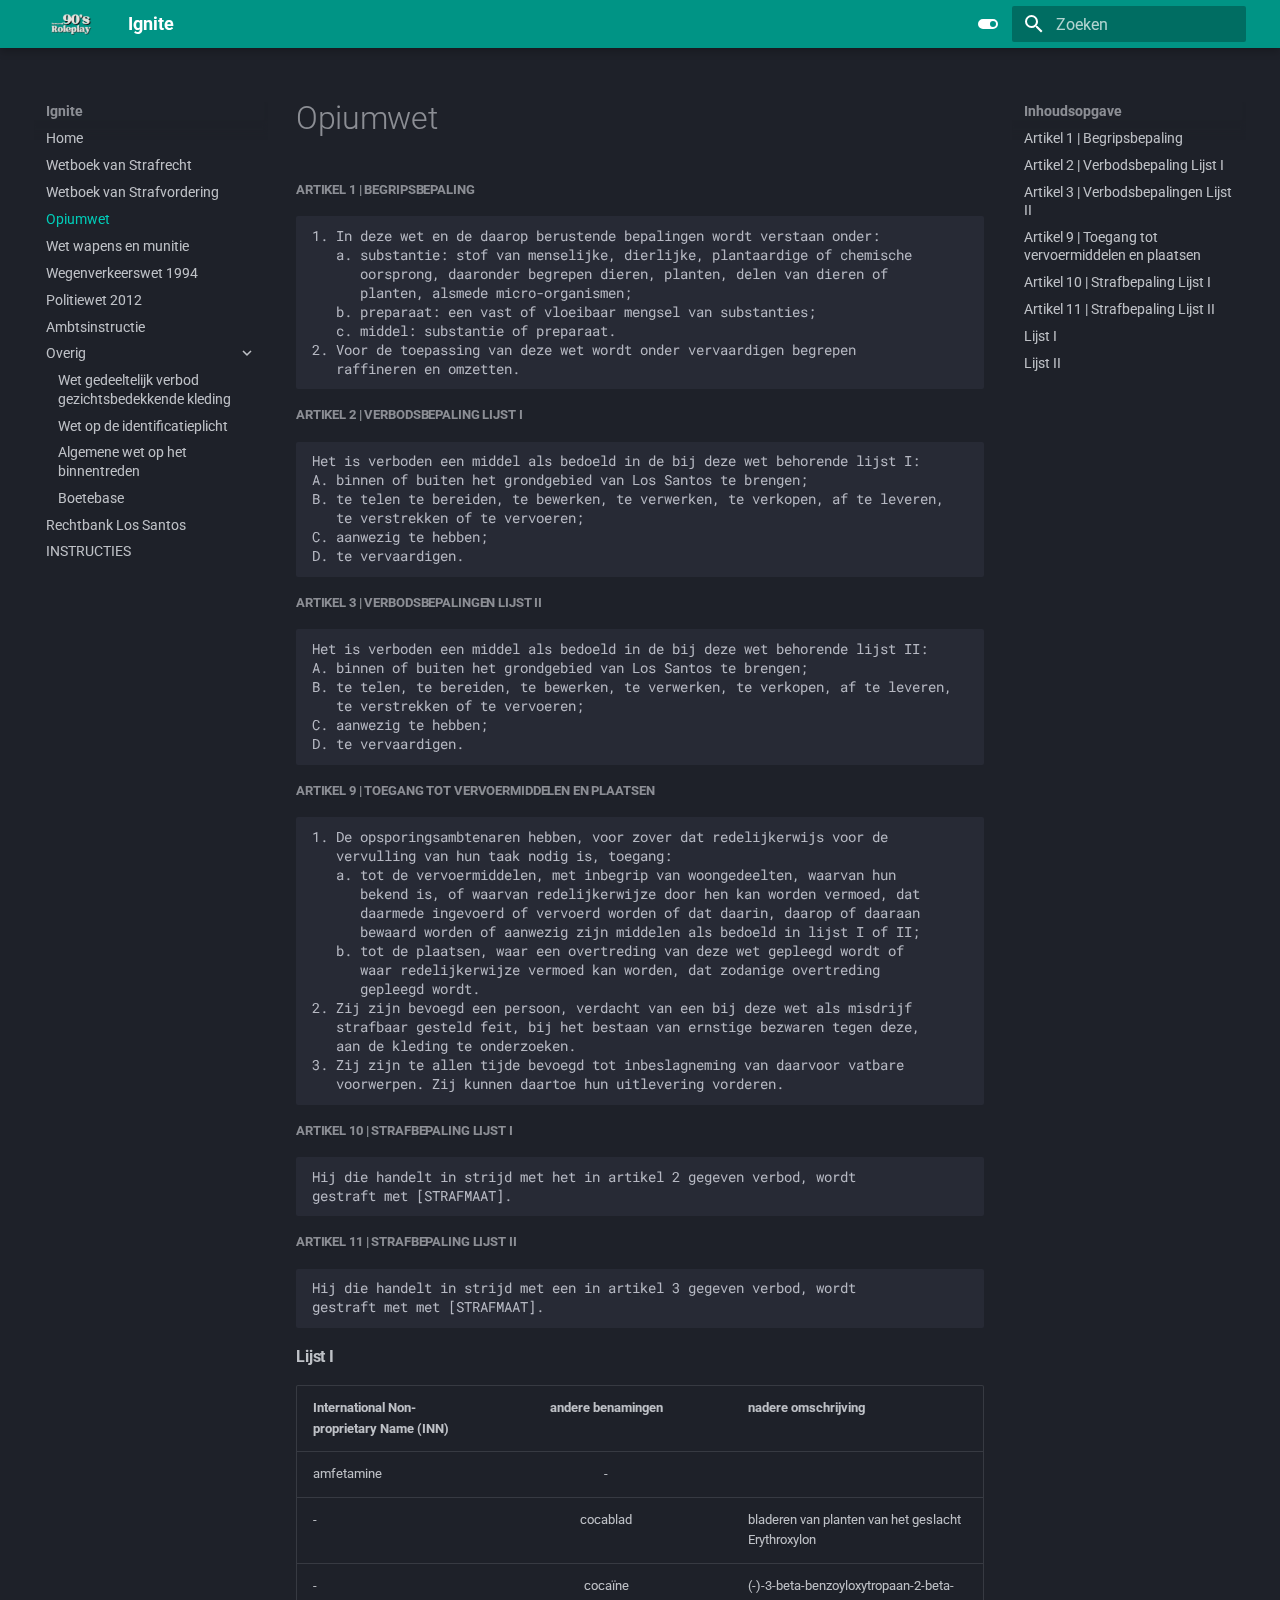
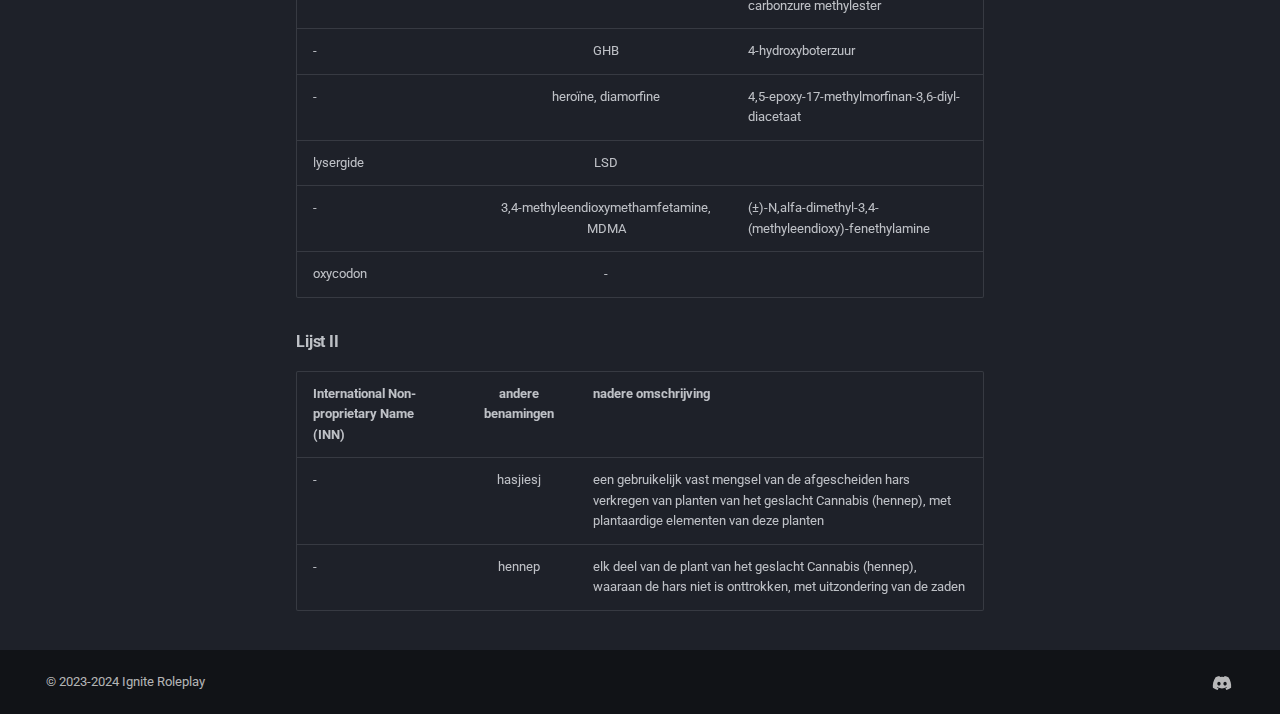
<file: opw/index.html>
<!doctype html>
<html lang="nl" class="no-js">
  <head>
    
      <meta charset="utf-8">
      <meta name="viewport" content="width=device-width,initial-scale=1">
      
      
      
      
        <link rel="prev" href="../sv/">
      
      
        <link rel="next" href="../wwm/">
      
      
      <link rel="icon" href="../img/logo.png">
      <meta name="generator" content="mkdocs-1.5.3, mkdocs-material-9.5.15">
    
    
      
        <title>Opiumwet - Ignite</title>
      
    
    
      <link rel="stylesheet" href="../assets/stylesheets/main.7e359304.min.css">
      
        
        <link rel="stylesheet" href="../assets/stylesheets/palette.06af60db.min.css">
      
      
  
  
    
    
  
    
    
  
    
    
  
    
    
  
    
    
  
    
    
  
    
    
  
    
    
  
    
    
  
    
    
  
    
    
  
    
    
  
  
  <style>:root{--md-admonition-icon--note:url('data:image/svg+xml;charset=utf-8,<svg xmlns="http://www.w3.org/2000/svg" viewBox="0 0 16 16"><path d="M1 7.775V2.75C1 1.784 1.784 1 2.75 1h5.025c.464 0 .91.184 1.238.513l6.25 6.25a1.75 1.75 0 0 1 0 2.474l-5.026 5.026a1.75 1.75 0 0 1-2.474 0l-6.25-6.25A1.752 1.752 0 0 1 1 7.775Zm1.5 0c0 .066.026.13.073.177l6.25 6.25a.25.25 0 0 0 .354 0l5.025-5.025a.25.25 0 0 0 0-.354l-6.25-6.25a.25.25 0 0 0-.177-.073H2.75a.25.25 0 0 0-.25.25ZM6 5a1 1 0 1 1 0 2 1 1 0 0 1 0-2Z"/></svg>');--md-admonition-icon--abstract:url('data:image/svg+xml;charset=utf-8,<svg xmlns="http://www.w3.org/2000/svg" viewBox="0 0 16 16"><path d="M2.5 1.75v11.5c0 .138.112.25.25.25h3.17a.75.75 0 0 1 0 1.5H2.75A1.75 1.75 0 0 1 1 13.25V1.75C1 .784 1.784 0 2.75 0h8.5C12.216 0 13 .784 13 1.75v7.736a.75.75 0 0 1-1.5 0V1.75a.25.25 0 0 0-.25-.25h-8.5a.25.25 0 0 0-.25.25Zm13.274 9.537v-.001l-4.557 4.45a.75.75 0 0 1-1.055-.008l-1.943-1.95a.75.75 0 0 1 1.062-1.058l1.419 1.425 4.026-3.932a.75.75 0 1 1 1.048 1.074ZM4.75 4h4.5a.75.75 0 0 1 0 1.5h-4.5a.75.75 0 0 1 0-1.5ZM4 7.75A.75.75 0 0 1 4.75 7h2a.75.75 0 0 1 0 1.5h-2A.75.75 0 0 1 4 7.75Z"/></svg>');--md-admonition-icon--info:url('data:image/svg+xml;charset=utf-8,<svg xmlns="http://www.w3.org/2000/svg" viewBox="0 0 16 16"><path d="M0 8a8 8 0 1 1 16 0A8 8 0 0 1 0 8Zm8-6.5a6.5 6.5 0 1 0 0 13 6.5 6.5 0 0 0 0-13ZM6.5 7.75A.75.75 0 0 1 7.25 7h1a.75.75 0 0 1 .75.75v2.75h.25a.75.75 0 0 1 0 1.5h-2a.75.75 0 0 1 0-1.5h.25v-2h-.25a.75.75 0 0 1-.75-.75ZM8 6a1 1 0 1 1 0-2 1 1 0 0 1 0 2Z"/></svg>');--md-admonition-icon--tip:url('data:image/svg+xml;charset=utf-8,<svg xmlns="http://www.w3.org/2000/svg" viewBox="0 0 16 16"><path d="M3.499.75a.75.75 0 0 1 1.5 0v.996C5.9 2.903 6.793 3.65 7.662 4.376l.24.202c-.036-.694.055-1.422.426-2.163C9.1.873 10.794-.045 12.622.26 14.408.558 16 1.94 16 4.25c0 1.278-.954 2.575-2.44 2.734l.146.508.065.22c.203.701.412 1.455.476 2.226.142 1.707-.4 3.03-1.487 3.898C11.714 14.671 10.27 15 8.75 15h-6a.75.75 0 0 1 0-1.5h1.376a4.484 4.484 0 0 1-.563-1.191 3.835 3.835 0 0 1-.05-2.063 4.647 4.647 0 0 1-2.025-.293.75.75 0 0 1 .525-1.406c1.357.507 2.376-.006 2.698-.318l.009-.01a.747.747 0 0 1 1.06 0 .748.748 0 0 1-.012 1.074c-.912.92-.992 1.835-.768 2.586.221.74.745 1.337 1.196 1.621H8.75c1.343 0 2.398-.296 3.074-.836.635-.507 1.036-1.31.928-2.602-.05-.603-.216-1.224-.422-1.93l-.064-.221c-.12-.407-.246-.84-.353-1.29a2.425 2.425 0 0 1-.507-.441 3.075 3.075 0 0 1-.633-1.248.75.75 0 0 1 1.455-.364c.046.185.144.436.31.627.146.168.353.305.712.305.738 0 1.25-.615 1.25-1.25 0-1.47-.95-2.315-2.123-2.51-1.172-.196-2.227.387-2.706 1.345-.46.92-.27 1.774.019 3.062l.042.19a.884.884 0 0 1 .01.05c.348.443.666.949.94 1.553a.75.75 0 1 1-1.365.62c-.553-1.217-1.32-1.94-2.3-2.768L6.7 5.527c-.814-.68-1.75-1.462-2.692-2.619a3.737 3.737 0 0 0-1.023.88c-.406.495-.663 1.036-.722 1.508.116.122.306.21.591.239.388.038.797-.06 1.032-.19a.75.75 0 0 1 .728 1.31c-.515.287-1.23.439-1.906.373-.682-.067-1.473-.38-1.879-1.193L.75 5.677V5.5c0-.984.48-1.94 1.077-2.664.46-.559 1.05-1.055 1.673-1.353V.75Z"/></svg>');--md-admonition-icon--success:url('data:image/svg+xml;charset=utf-8,<svg xmlns="http://www.w3.org/2000/svg" viewBox="0 0 16 16"><path d="M13.78 4.22a.75.75 0 0 1 0 1.06l-7.25 7.25a.75.75 0 0 1-1.06 0L2.22 9.28a.751.751 0 0 1 .018-1.042.751.751 0 0 1 1.042-.018L6 10.94l6.72-6.72a.75.75 0 0 1 1.06 0Z"/></svg>');--md-admonition-icon--question:url('data:image/svg+xml;charset=utf-8,<svg xmlns="http://www.w3.org/2000/svg" viewBox="0 0 16 16"><path d="M0 8a8 8 0 1 1 16 0A8 8 0 0 1 0 8Zm8-6.5a6.5 6.5 0 1 0 0 13 6.5 6.5 0 0 0 0-13ZM6.92 6.085h.001a.749.749 0 1 1-1.342-.67c.169-.339.436-.701.849-.977C6.845 4.16 7.369 4 8 4a2.756 2.756 0 0 1 1.637.525c.503.377.863.965.863 1.725 0 .448-.115.83-.329 1.15-.205.307-.47.513-.692.662-.109.072-.22.138-.313.195l-.006.004a6.24 6.24 0 0 0-.26.16.952.952 0 0 0-.276.245.75.75 0 0 1-1.248-.832c.184-.264.42-.489.692-.661.103-.067.207-.132.313-.195l.007-.004c.1-.061.182-.11.258-.161a.969.969 0 0 0 .277-.245C8.96 6.514 9 6.427 9 6.25a.612.612 0 0 0-.262-.525A1.27 1.27 0 0 0 8 5.5c-.369 0-.595.09-.74.187a1.01 1.01 0 0 0-.34.398ZM9 11a1 1 0 1 1-2 0 1 1 0 0 1 2 0Z"/></svg>');--md-admonition-icon--warning:url('data:image/svg+xml;charset=utf-8,<svg xmlns="http://www.w3.org/2000/svg" viewBox="0 0 16 16"><path d="M6.457 1.047c.659-1.234 2.427-1.234 3.086 0l6.082 11.378A1.75 1.75 0 0 1 14.082 15H1.918a1.75 1.75 0 0 1-1.543-2.575Zm1.763.707a.25.25 0 0 0-.44 0L1.698 13.132a.25.25 0 0 0 .22.368h12.164a.25.25 0 0 0 .22-.368Zm.53 3.996v2.5a.75.75 0 0 1-1.5 0v-2.5a.75.75 0 0 1 1.5 0ZM9 11a1 1 0 1 1-2 0 1 1 0 0 1 2 0Z"/></svg>');--md-admonition-icon--failure:url('data:image/svg+xml;charset=utf-8,<svg xmlns="http://www.w3.org/2000/svg" viewBox="0 0 16 16"><path d="M2.344 2.343h-.001a8 8 0 0 1 11.314 11.314A8.002 8.002 0 0 1 .234 10.089a8 8 0 0 1 2.11-7.746Zm1.06 10.253a6.5 6.5 0 1 0 9.108-9.275 6.5 6.5 0 0 0-9.108 9.275ZM6.03 4.97 8 6.94l1.97-1.97a.749.749 0 0 1 1.275.326.749.749 0 0 1-.215.734L9.06 8l1.97 1.97a.749.749 0 0 1-.326 1.275.749.749 0 0 1-.734-.215L8 9.06l-1.97 1.97a.749.749 0 0 1-1.275-.326.749.749 0 0 1 .215-.734L6.94 8 4.97 6.03a.751.751 0 0 1 .018-1.042.751.751 0 0 1 1.042-.018Z"/></svg>');--md-admonition-icon--danger:url('data:image/svg+xml;charset=utf-8,<svg xmlns="http://www.w3.org/2000/svg" viewBox="0 0 16 16"><path d="M9.504.43a1.516 1.516 0 0 1 2.437 1.713L10.415 5.5h2.123c1.57 0 2.346 1.909 1.22 3.004l-7.34 7.142a1.249 1.249 0 0 1-.871.354h-.302a1.25 1.25 0 0 1-1.157-1.723L5.633 10.5H3.462c-1.57 0-2.346-1.909-1.22-3.004L9.503.429Zm1.047 1.074L3.286 8.571A.25.25 0 0 0 3.462 9H6.75a.75.75 0 0 1 .694 1.034l-1.713 4.188 6.982-6.793A.25.25 0 0 0 12.538 7H9.25a.75.75 0 0 1-.683-1.06l2.008-4.418.003-.006a.036.036 0 0 0-.004-.009l-.006-.006-.008-.001c-.003 0-.006.002-.009.004Z"/></svg>');--md-admonition-icon--bug:url('data:image/svg+xml;charset=utf-8,<svg xmlns="http://www.w3.org/2000/svg" viewBox="0 0 16 16"><path d="M4.72.22a.75.75 0 0 1 1.06 0l1 .999a3.488 3.488 0 0 1 2.441 0l.999-1a.748.748 0 0 1 1.265.332.75.75 0 0 1-.205.729l-.775.776c.616.63.995 1.493.995 2.444v.327c0 .1-.009.197-.025.292.408.14.764.392 1.029.722l1.968-.787a.75.75 0 0 1 .556 1.392L13 7.258V9h2.25a.75.75 0 0 1 0 1.5H13v.5c0 .409-.049.806-.141 1.186l2.17.868a.75.75 0 0 1-.557 1.392l-2.184-.873A4.997 4.997 0 0 1 8 16a4.997 4.997 0 0 1-4.288-2.427l-2.183.873a.75.75 0 0 1-.558-1.392l2.17-.868A5.036 5.036 0 0 1 3 11v-.5H.75a.75.75 0 0 1 0-1.5H3V7.258L.971 6.446a.75.75 0 0 1 .558-1.392l1.967.787c.265-.33.62-.583 1.03-.722a1.677 1.677 0 0 1-.026-.292V4.5c0-.951.38-1.814.995-2.444L4.72 1.28a.75.75 0 0 1 0-1.06Zm.53 6.28a.75.75 0 0 0-.75.75V11a3.5 3.5 0 1 0 7 0V7.25a.75.75 0 0 0-.75-.75ZM6.173 5h3.654A.172.172 0 0 0 10 4.827V4.5a2 2 0 1 0-4 0v.327c0 .096.077.173.173.173Z"/></svg>');--md-admonition-icon--example:url('data:image/svg+xml;charset=utf-8,<svg xmlns="http://www.w3.org/2000/svg" viewBox="0 0 16 16"><path d="M5 5.782V2.5h-.25a.75.75 0 0 1 0-1.5h6.5a.75.75 0 0 1 0 1.5H11v3.282l3.666 5.76C15.619 13.04 14.543 15 12.767 15H3.233c-1.776 0-2.852-1.96-1.899-3.458Zm-2.4 6.565a.75.75 0 0 0 .633 1.153h9.534a.75.75 0 0 0 .633-1.153L12.225 10.5h-8.45ZM9.5 2.5h-3V6c0 .143-.04.283-.117.403L4.73 9h6.54L9.617 6.403A.746.746 0 0 1 9.5 6Z"/></svg>');--md-admonition-icon--quote:url('data:image/svg+xml;charset=utf-8,<svg xmlns="http://www.w3.org/2000/svg" viewBox="0 0 16 16"><path d="M1.75 2.5h10.5a.75.75 0 0 1 0 1.5H1.75a.75.75 0 0 1 0-1.5Zm4 5h8.5a.75.75 0 0 1 0 1.5h-8.5a.75.75 0 0 1 0-1.5Zm0 5h8.5a.75.75 0 0 1 0 1.5h-8.5a.75.75 0 0 1 0-1.5ZM2.5 7.75v6a.75.75 0 0 1-1.5 0v-6a.75.75 0 0 1 1.5 0Z"/></svg>');}</style>



    
    
      
    
    
      
        
        
        <link rel="preconnect" href="https://fonts.gstatic.com" crossorigin>
        <link rel="stylesheet" href="https://fonts.googleapis.com/css?family=Roboto:300,300i,400,400i,700,700i%7CRoboto+Mono:400,400i,700,700i&display=fallback">
        <style>:root{--md-text-font:"Roboto";--md-code-font:"Roboto Mono"}</style>
      
    
    
    <script>__md_scope=new URL("..",location),__md_hash=e=>[...e].reduce((e,_)=>(e<<5)-e+_.charCodeAt(0),0),__md_get=(e,_=localStorage,t=__md_scope)=>JSON.parse(_.getItem(t.pathname+"."+e)),__md_set=(e,_,t=localStorage,a=__md_scope)=>{try{t.setItem(a.pathname+"."+e,JSON.stringify(_))}catch(e){}}</script>
    
      

    
    
    
  </head>
  
  
    
    
      
    
    
    
    
    <body dir="ltr" data-md-color-scheme="slate" data-md-color-primary="teal" data-md-color-accent="teal">
  
    
    <input class="md-toggle" data-md-toggle="drawer" type="checkbox" id="__drawer" autocomplete="off">
    <input class="md-toggle" data-md-toggle="search" type="checkbox" id="__search" autocomplete="off">
    <label class="md-overlay" for="__drawer"></label>
    <div data-md-component="skip">
      
        
        <a href="#opiumwet" class="md-skip">
          Ga naar inhoud
        </a>
      
    </div>
    <div data-md-component="announce">
      
    </div>
    
    
      

  

<header class="md-header md-header--shadow" data-md-component="header">
  <nav class="md-header__inner md-grid" aria-label="Header">
    <a href=".." title="Ignite" class="md-header__button md-logo" aria-label="Ignite" data-md-component="logo">
      
  <img src="../img/logo.webp" alt="logo">

    </a>
    <label class="md-header__button md-icon" for="__drawer">
      
      <svg xmlns="http://www.w3.org/2000/svg" viewBox="0 0 24 24"><path d="M3 6h18v2H3V6m0 5h18v2H3v-2m0 5h18v2H3v-2Z"/></svg>
    </label>
    <div class="md-header__title" data-md-component="header-title">
      <div class="md-header__ellipsis">
        <div class="md-header__topic">
          <span class="md-ellipsis">
            Ignite
          </span>
        </div>
        <div class="md-header__topic" data-md-component="header-topic">
          <span class="md-ellipsis">
            
              Opiumwet
            
          </span>
        </div>
      </div>
    </div>
    
      
        <form class="md-header__option" data-md-component="palette">
  
    
    
    
    <input class="md-option" data-md-color-media="" data-md-color-scheme="slate" data-md-color-primary="teal" data-md-color-accent="teal"  aria-label="Overschakelen naar light mode"  type="radio" name="__palette" id="__palette_0">
    
      <label class="md-header__button md-icon" title="Overschakelen naar light mode" for="__palette_1" hidden>
        <svg xmlns="http://www.w3.org/2000/svg" viewBox="0 0 24 24"><path d="M17 7H7a5 5 0 0 0-5 5 5 5 0 0 0 5 5h10a5 5 0 0 0 5-5 5 5 0 0 0-5-5m0 8a3 3 0 0 1-3-3 3 3 0 0 1 3-3 3 3 0 0 1 3 3 3 3 0 0 1-3 3Z"/></svg>
      </label>
    
  
    
    
    
    <input class="md-option" data-md-color-media="" data-md-color-scheme="default" data-md-color-primary="teal" data-md-color-accent="teal"  aria-label="Overschakelen naar dark mode"  type="radio" name="__palette" id="__palette_1">
    
      <label class="md-header__button md-icon" title="Overschakelen naar dark mode" for="__palette_0" hidden>
        <svg xmlns="http://www.w3.org/2000/svg" viewBox="0 0 24 24"><path d="M17 6H7c-3.31 0-6 2.69-6 6s2.69 6 6 6h10c3.31 0 6-2.69 6-6s-2.69-6-6-6zm0 10H7c-2.21 0-4-1.79-4-4s1.79-4 4-4h10c2.21 0 4 1.79 4 4s-1.79 4-4 4zM7 9c-1.66 0-3 1.34-3 3s1.34 3 3 3 3-1.34 3-3-1.34-3-3-3z"/></svg>
      </label>
    
  
</form>
      
    
    
      <script>var media,input,key,value,palette=__md_get("__palette");if(palette&&palette.color){"(prefers-color-scheme)"===palette.color.media&&(media=matchMedia("(prefers-color-scheme: light)"),input=document.querySelector(media.matches?"[data-md-color-media='(prefers-color-scheme: light)']":"[data-md-color-media='(prefers-color-scheme: dark)']"),palette.color.media=input.getAttribute("data-md-color-media"),palette.color.scheme=input.getAttribute("data-md-color-scheme"),palette.color.primary=input.getAttribute("data-md-color-primary"),palette.color.accent=input.getAttribute("data-md-color-accent"));for([key,value]of Object.entries(palette.color))document.body.setAttribute("data-md-color-"+key,value)}</script>
    
    
    
      <label class="md-header__button md-icon" for="__search">
        
        <svg xmlns="http://www.w3.org/2000/svg" viewBox="0 0 24 24"><path d="M9.5 3A6.5 6.5 0 0 1 16 9.5c0 1.61-.59 3.09-1.56 4.23l.27.27h.79l5 5-1.5 1.5-5-5v-.79l-.27-.27A6.516 6.516 0 0 1 9.5 16 6.5 6.5 0 0 1 3 9.5 6.5 6.5 0 0 1 9.5 3m0 2C7 5 5 7 5 9.5S7 14 9.5 14 14 12 14 9.5 12 5 9.5 5Z"/></svg>
      </label>
      <div class="md-search" data-md-component="search" role="dialog">
  <label class="md-search__overlay" for="__search"></label>
  <div class="md-search__inner" role="search">
    <form class="md-search__form" name="search">
      <input type="text" class="md-search__input" name="query" aria-label="Zoeken" placeholder="Zoeken" autocapitalize="off" autocorrect="off" autocomplete="off" spellcheck="false" data-md-component="search-query" required>
      <label class="md-search__icon md-icon" for="__search">
        
        <svg xmlns="http://www.w3.org/2000/svg" viewBox="0 0 24 24"><path d="M9.5 3A6.5 6.5 0 0 1 16 9.5c0 1.61-.59 3.09-1.56 4.23l.27.27h.79l5 5-1.5 1.5-5-5v-.79l-.27-.27A6.516 6.516 0 0 1 9.5 16 6.5 6.5 0 0 1 3 9.5 6.5 6.5 0 0 1 9.5 3m0 2C7 5 5 7 5 9.5S7 14 9.5 14 14 12 14 9.5 12 5 9.5 5Z"/></svg>
        
        <svg xmlns="http://www.w3.org/2000/svg" viewBox="0 0 24 24"><path d="M20 11v2H8l5.5 5.5-1.42 1.42L4.16 12l7.92-7.92L13.5 5.5 8 11h12Z"/></svg>
      </label>
      <nav class="md-search__options" aria-label="Zoeken">
        
        <button type="reset" class="md-search__icon md-icon" title="Leegmaken" aria-label="Leegmaken" tabindex="-1">
          
          <svg xmlns="http://www.w3.org/2000/svg" viewBox="0 0 24 24"><path d="M19 6.41 17.59 5 12 10.59 6.41 5 5 6.41 10.59 12 5 17.59 6.41 19 12 13.41 17.59 19 19 17.59 13.41 12 19 6.41Z"/></svg>
        </button>
      </nav>
      
    </form>
    <div class="md-search__output">
      <div class="md-search__scrollwrap" data-md-scrollfix>
        <div class="md-search-result" data-md-component="search-result">
          <div class="md-search-result__meta">
            Zoeken initialiseren
          </div>
          <ol class="md-search-result__list" role="presentation"></ol>
        </div>
      </div>
    </div>
  </div>
</div>
    
    
  </nav>
  
</header>
    
    <div class="md-container" data-md-component="container">
      
      
        
          
        
      
      <main class="md-main" data-md-component="main">
        <div class="md-main__inner md-grid">
          
            
              
              <div class="md-sidebar md-sidebar--primary" data-md-component="sidebar" data-md-type="navigation" >
                <div class="md-sidebar__scrollwrap">
                  <div class="md-sidebar__inner">
                    



<nav class="md-nav md-nav--primary" aria-label="Navigatie" data-md-level="0">
  <label class="md-nav__title" for="__drawer">
    <a href=".." title="Ignite" class="md-nav__button md-logo" aria-label="Ignite" data-md-component="logo">
      
  <img src="../img/logo.webp" alt="logo">

    </a>
    Ignite
  </label>
  
  <ul class="md-nav__list" data-md-scrollfix>
    
      
      
  
  
  
  
    <li class="md-nav__item">
      <a href=".." class="md-nav__link">
        
  
  <span class="md-ellipsis">
    Home
  </span>
  

      </a>
    </li>
  

    
      
      
  
  
  
  
    <li class="md-nav__item">
      <a href="../sr/" class="md-nav__link">
        
  
  <span class="md-ellipsis">
    Wetboek van Strafrecht
  </span>
  

      </a>
    </li>
  

    
      
      
  
  
  
  
    <li class="md-nav__item">
      <a href="../sv/" class="md-nav__link">
        
  
  <span class="md-ellipsis">
    Wetboek van Strafvordering
  </span>
  

      </a>
    </li>
  

    
      
      
  
  
    
  
  
  
    <li class="md-nav__item md-nav__item--active">
      
      <input class="md-nav__toggle md-toggle" type="checkbox" id="__toc">
      
      
        
      
      
        <label class="md-nav__link md-nav__link--active" for="__toc">
          
  
  <span class="md-ellipsis">
    Opiumwet
  </span>
  

          <span class="md-nav__icon md-icon"></span>
        </label>
      
      <a href="./" class="md-nav__link md-nav__link--active">
        
  
  <span class="md-ellipsis">
    Opiumwet
  </span>
  

      </a>
      
        

<nav class="md-nav md-nav--secondary" aria-label="Inhoudsopgave">
  
  
  
    
  
  
    <label class="md-nav__title" for="__toc">
      <span class="md-nav__icon md-icon"></span>
      Inhoudsopgave
    </label>
    <ul class="md-nav__list" data-md-component="toc" data-md-scrollfix>
      
        <li class="md-nav__item">
  <a href="#artikel-1-begripsbepaling" class="md-nav__link">
    <span class="md-ellipsis">
      Artikel 1 | Begripsbepaling
    </span>
  </a>
  
</li>
      
        <li class="md-nav__item">
  <a href="#artikel-2-verbodsbepaling-lijst-i" class="md-nav__link">
    <span class="md-ellipsis">
      Artikel 2 | Verbodsbepaling Lijst I
    </span>
  </a>
  
</li>
      
        <li class="md-nav__item">
  <a href="#artikel-3-verbodsbepalingen-lijst-ii" class="md-nav__link">
    <span class="md-ellipsis">
      Artikel 3 | Verbodsbepalingen Lijst II
    </span>
  </a>
  
</li>
      
        <li class="md-nav__item">
  <a href="#artikel-9-toegang-tot-vervoermiddelen-en-plaatsen" class="md-nav__link">
    <span class="md-ellipsis">
      Artikel 9 | Toegang tot vervoermiddelen en plaatsen
    </span>
  </a>
  
</li>
      
        <li class="md-nav__item">
  <a href="#artikel-10-strafbepaling-lijst-i" class="md-nav__link">
    <span class="md-ellipsis">
      Artikel 10 | Strafbepaling Lijst I
    </span>
  </a>
  
</li>
      
        <li class="md-nav__item">
  <a href="#artikel-11-strafbepaling-lijst-ii" class="md-nav__link">
    <span class="md-ellipsis">
      Artikel 11 | Strafbepaling Lijst II
    </span>
  </a>
  
</li>
      
        <li class="md-nav__item">
  <a href="#lijst-i" class="md-nav__link">
    <span class="md-ellipsis">
      Lijst I
    </span>
  </a>
  
</li>
      
        <li class="md-nav__item">
  <a href="#lijst-ii" class="md-nav__link">
    <span class="md-ellipsis">
      Lijst II
    </span>
  </a>
  
</li>
      
    </ul>
  
</nav>
      
    </li>
  

    
      
      
  
  
  
  
    <li class="md-nav__item">
      <a href="../wwm/" class="md-nav__link">
        
  
  <span class="md-ellipsis">
    Wet wapens en munitie
  </span>
  

      </a>
    </li>
  

    
      
      
  
  
  
  
    <li class="md-nav__item">
      <a href="../wvw/" class="md-nav__link">
        
  
  <span class="md-ellipsis">
    Wegenverkeerswet 1994
  </span>
  

      </a>
    </li>
  

    
      
      
  
  
  
  
    <li class="md-nav__item">
      <a href="../polw2012/" class="md-nav__link">
        
  
  <span class="md-ellipsis">
    Politiewet 2012
  </span>
  

      </a>
    </li>
  

    
      
      
  
  
  
  
    <li class="md-nav__item">
      <a href="../ambts/" class="md-nav__link">
        
  
  <span class="md-ellipsis">
    Ambtsinstructie
  </span>
  

      </a>
    </li>
  

    
      
      
  
  
  
  
    
    
      
        
      
        
      
        
      
        
      
    
    
    
    <li class="md-nav__item md-nav__item--nested">
      
        
        
          
        
        <input class="md-nav__toggle md-toggle md-toggle--indeterminate" type="checkbox" id="__nav_9" >
        
          
          <label class="md-nav__link" for="__nav_9" id="__nav_9_label" tabindex="0">
            
  
  <span class="md-ellipsis">
    Overig
  </span>
  

            <span class="md-nav__icon md-icon"></span>
          </label>
        
        <nav class="md-nav" data-md-level="1" aria-labelledby="__nav_9_label" aria-expanded="false">
          <label class="md-nav__title" for="__nav_9">
            <span class="md-nav__icon md-icon"></span>
            Overig
          </label>
          <ul class="md-nav__list" data-md-scrollfix>
            
              
                
  
  
  
  
    <li class="md-nav__item">
      <a href="../overig/wgvgk/" class="md-nav__link">
        
  
  <span class="md-ellipsis">
    Wet gedeeltelijk verbod gezichtsbedekkende kleding
  </span>
  

      </a>
    </li>
  

              
            
              
                
  
  
  
  
    <li class="md-nav__item">
      <a href="../overig/wid/" class="md-nav__link">
        
  
  <span class="md-ellipsis">
    Wet op de identificatieplicht
  </span>
  

      </a>
    </li>
  

              
            
              
                
  
  
  
  
    <li class="md-nav__item">
      <a href="../overig/awbi/" class="md-nav__link">
        
  
  <span class="md-ellipsis">
    Algemene wet op het binnentreden
  </span>
  

      </a>
    </li>
  

              
            
              
                
  
  
  
  
    <li class="md-nav__item">
      <a href="../overig/bb/" class="md-nav__link">
        
  
  <span class="md-ellipsis">
    Boetebase
  </span>
  

      </a>
    </li>
  

              
            
          </ul>
        </nav>
      
    </li>
  

    
      
      
  
  
  
  
    <li class="md-nav__item">
      <a href="../rechtbank/" class="md-nav__link">
        
  
  <span class="md-ellipsis">
    Rechtbank Los Santos
  </span>
  

      </a>
    </li>
  

    
      
      
  
  
  
  
    <li class="md-nav__item">
      <a href="../overzicht/" class="md-nav__link">
        
  
  <span class="md-ellipsis">
    INSTRUCTIES
  </span>
  

      </a>
    </li>
  

    
  </ul>
</nav>
                  </div>
                </div>
              </div>
            
            
              
              <div class="md-sidebar md-sidebar--secondary" data-md-component="sidebar" data-md-type="toc" >
                <div class="md-sidebar__scrollwrap">
                  <div class="md-sidebar__inner">
                    

<nav class="md-nav md-nav--secondary" aria-label="Inhoudsopgave">
  
  
  
    
  
  
    <label class="md-nav__title" for="__toc">
      <span class="md-nav__icon md-icon"></span>
      Inhoudsopgave
    </label>
    <ul class="md-nav__list" data-md-component="toc" data-md-scrollfix>
      
        <li class="md-nav__item">
  <a href="#artikel-1-begripsbepaling" class="md-nav__link">
    <span class="md-ellipsis">
      Artikel 1 | Begripsbepaling
    </span>
  </a>
  
</li>
      
        <li class="md-nav__item">
  <a href="#artikel-2-verbodsbepaling-lijst-i" class="md-nav__link">
    <span class="md-ellipsis">
      Artikel 2 | Verbodsbepaling Lijst I
    </span>
  </a>
  
</li>
      
        <li class="md-nav__item">
  <a href="#artikel-3-verbodsbepalingen-lijst-ii" class="md-nav__link">
    <span class="md-ellipsis">
      Artikel 3 | Verbodsbepalingen Lijst II
    </span>
  </a>
  
</li>
      
        <li class="md-nav__item">
  <a href="#artikel-9-toegang-tot-vervoermiddelen-en-plaatsen" class="md-nav__link">
    <span class="md-ellipsis">
      Artikel 9 | Toegang tot vervoermiddelen en plaatsen
    </span>
  </a>
  
</li>
      
        <li class="md-nav__item">
  <a href="#artikel-10-strafbepaling-lijst-i" class="md-nav__link">
    <span class="md-ellipsis">
      Artikel 10 | Strafbepaling Lijst I
    </span>
  </a>
  
</li>
      
        <li class="md-nav__item">
  <a href="#artikel-11-strafbepaling-lijst-ii" class="md-nav__link">
    <span class="md-ellipsis">
      Artikel 11 | Strafbepaling Lijst II
    </span>
  </a>
  
</li>
      
        <li class="md-nav__item">
  <a href="#lijst-i" class="md-nav__link">
    <span class="md-ellipsis">
      Lijst I
    </span>
  </a>
  
</li>
      
        <li class="md-nav__item">
  <a href="#lijst-ii" class="md-nav__link">
    <span class="md-ellipsis">
      Lijst II
    </span>
  </a>
  
</li>
      
    </ul>
  
</nav>
                  </div>
                </div>
              </div>
            
          
          
            <div class="md-content" data-md-component="content">
              <article class="md-content__inner md-typeset">
                
                  


<h1 id="opiumwet">Opiumwet</h1>
<h5 id="artikel-1-begripsbepaling">Artikel 1 | Begripsbepaling</h5>
<div class="highlight"><pre><span></span><code><a id="__codelineno-0-1" name="__codelineno-0-1" href="#__codelineno-0-1"></a>1. In deze wet en de daarop berustende bepalingen wordt verstaan onder:
<a id="__codelineno-0-2" name="__codelineno-0-2" href="#__codelineno-0-2"></a>   a. substantie: stof van menselijke, dierlijke, plantaardige of chemische 
<a id="__codelineno-0-3" name="__codelineno-0-3" href="#__codelineno-0-3"></a>      oorsprong, daaronder begrepen dieren, planten, delen van dieren of 
<a id="__codelineno-0-4" name="__codelineno-0-4" href="#__codelineno-0-4"></a>      planten, alsmede micro-organismen;
<a id="__codelineno-0-5" name="__codelineno-0-5" href="#__codelineno-0-5"></a>   b. preparaat: een vast of vloeibaar mengsel van substanties;
<a id="__codelineno-0-6" name="__codelineno-0-6" href="#__codelineno-0-6"></a>   c. middel: substantie of preparaat.
<a id="__codelineno-0-7" name="__codelineno-0-7" href="#__codelineno-0-7"></a>2. Voor de toepassing van deze wet wordt onder vervaardigen begrepen 
<a id="__codelineno-0-8" name="__codelineno-0-8" href="#__codelineno-0-8"></a>   raffineren en omzetten.      
</code></pre></div>
<h5 id="artikel-2-verbodsbepaling-lijst-i">Artikel 2 | Verbodsbepaling Lijst I</h5>
<div class="highlight"><pre><span></span><code><a id="__codelineno-1-1" name="__codelineno-1-1" href="#__codelineno-1-1"></a>Het is verboden een middel als bedoeld in de bij deze wet behorende lijst I:
<a id="__codelineno-1-2" name="__codelineno-1-2" href="#__codelineno-1-2"></a>A. binnen of buiten het grondgebied van Los Santos te brengen;
<a id="__codelineno-1-3" name="__codelineno-1-3" href="#__codelineno-1-3"></a>B. te telen te bereiden, te bewerken, te verwerken, te verkopen, af te leveren,
<a id="__codelineno-1-4" name="__codelineno-1-4" href="#__codelineno-1-4"></a>   te verstrekken of te vervoeren;
<a id="__codelineno-1-5" name="__codelineno-1-5" href="#__codelineno-1-5"></a>C. aanwezig te hebben;
<a id="__codelineno-1-6" name="__codelineno-1-6" href="#__codelineno-1-6"></a>D. te vervaardigen. 
</code></pre></div>
<h5 id="artikel-3-verbodsbepalingen-lijst-ii">Artikel 3 | Verbodsbepalingen Lijst II</h5>
<div class="highlight"><pre><span></span><code><a id="__codelineno-2-1" name="__codelineno-2-1" href="#__codelineno-2-1"></a>Het is verboden een middel als bedoeld in de bij deze wet behorende lijst II:
<a id="__codelineno-2-2" name="__codelineno-2-2" href="#__codelineno-2-2"></a>A. binnen of buiten het grondgebied van Los Santos te brengen;
<a id="__codelineno-2-3" name="__codelineno-2-3" href="#__codelineno-2-3"></a>B. te telen, te bereiden, te bewerken, te verwerken, te verkopen, af te leveren,
<a id="__codelineno-2-4" name="__codelineno-2-4" href="#__codelineno-2-4"></a>   te verstrekken of te vervoeren;
<a id="__codelineno-2-5" name="__codelineno-2-5" href="#__codelineno-2-5"></a>C. aanwezig te hebben;
<a id="__codelineno-2-6" name="__codelineno-2-6" href="#__codelineno-2-6"></a>D. te vervaardigen. 
</code></pre></div>
<h5 id="artikel-9-toegang-tot-vervoermiddelen-en-plaatsen">Artikel 9 | Toegang tot vervoermiddelen en plaatsen</h5>
<div class="highlight"><pre><span></span><code><a id="__codelineno-3-1" name="__codelineno-3-1" href="#__codelineno-3-1"></a>1. De opsporingsambtenaren hebben, voor zover dat redelijkerwijs voor de 
<a id="__codelineno-3-2" name="__codelineno-3-2" href="#__codelineno-3-2"></a>   vervulling van hun taak nodig is, toegang:
<a id="__codelineno-3-3" name="__codelineno-3-3" href="#__codelineno-3-3"></a>   a. tot de vervoermiddelen, met inbegrip van woongedeelten, waarvan hun 
<a id="__codelineno-3-4" name="__codelineno-3-4" href="#__codelineno-3-4"></a>      bekend is, of waarvan redelijkerwijze door hen kan worden vermoed, dat 
<a id="__codelineno-3-5" name="__codelineno-3-5" href="#__codelineno-3-5"></a>      daarmede ingevoerd of vervoerd worden of dat daarin, daarop of daaraan 
<a id="__codelineno-3-6" name="__codelineno-3-6" href="#__codelineno-3-6"></a>      bewaard worden of aanwezig zijn middelen als bedoeld in lijst I of II;
<a id="__codelineno-3-7" name="__codelineno-3-7" href="#__codelineno-3-7"></a>   b. tot de plaatsen, waar een overtreding van deze wet gepleegd wordt of 
<a id="__codelineno-3-8" name="__codelineno-3-8" href="#__codelineno-3-8"></a>      waar redelijkerwijze vermoed kan worden, dat zodanige overtreding 
<a id="__codelineno-3-9" name="__codelineno-3-9" href="#__codelineno-3-9"></a>      gepleegd wordt.   
<a id="__codelineno-3-10" name="__codelineno-3-10" href="#__codelineno-3-10"></a>2. Zij zijn bevoegd een persoon, verdacht van een bij deze wet als misdrijf 
<a id="__codelineno-3-11" name="__codelineno-3-11" href="#__codelineno-3-11"></a>   strafbaar gesteld feit, bij het bestaan van ernstige bezwaren tegen deze, 
<a id="__codelineno-3-12" name="__codelineno-3-12" href="#__codelineno-3-12"></a>   aan de kleding te onderzoeken.    
<a id="__codelineno-3-13" name="__codelineno-3-13" href="#__codelineno-3-13"></a>3. Zij zijn te allen tijde bevoegd tot inbeslagneming van daarvoor vatbare 
<a id="__codelineno-3-14" name="__codelineno-3-14" href="#__codelineno-3-14"></a>   voorwerpen. Zij kunnen daartoe hun uitlevering vorderen.     
</code></pre></div>
<h5 id="artikel-10-strafbepaling-lijst-i">Artikel 10 | Strafbepaling Lijst I</h5>
<div class="highlight"><pre><span></span><code><a id="__codelineno-4-1" name="__codelineno-4-1" href="#__codelineno-4-1"></a>Hij die handelt in strijd met het in artikel 2 gegeven verbod, wordt 
<a id="__codelineno-4-2" name="__codelineno-4-2" href="#__codelineno-4-2"></a>gestraft met [STRAFMAAT].    
</code></pre></div>
<h5 id="artikel-11-strafbepaling-lijst-ii">Artikel 11 | Strafbepaling Lijst II</h5>
<div class="highlight"><pre><span></span><code><a id="__codelineno-5-1" name="__codelineno-5-1" href="#__codelineno-5-1"></a>Hij die handelt in strijd met een in artikel 3 gegeven verbod, wordt 
<a id="__codelineno-5-2" name="__codelineno-5-2" href="#__codelineno-5-2"></a>gestraft met met [STRAFMAAT].
</code></pre></div>
<h4 id="lijst-i">Lijst I</h4>
<table>
<thead>
<tr>
<th style="text-align: left;">International Non-proprietary Name (INN)</th>
<th style="text-align: center;">andere benamingen</th>
<th style="text-align: left;">nadere omschrijving</th>
</tr>
</thead>
<tbody>
<tr>
<td style="text-align: left;">amfetamine</td>
<td style="text-align: center;">-</td>
<td style="text-align: left;"></td>
</tr>
<tr>
<td style="text-align: left;">-</td>
<td style="text-align: center;">cocablad</td>
<td style="text-align: left;">bladeren van planten van het geslacht Erythroxylon</td>
</tr>
<tr>
<td style="text-align: left;">-</td>
<td style="text-align: center;">cocaïne</td>
<td style="text-align: left;">(-)-3-beta-benzoyloxytropaan-2-beta-carbonzure methylester</td>
</tr>
<tr>
<td style="text-align: left;">-</td>
<td style="text-align: center;">GHB</td>
<td style="text-align: left;">4-hydroxyboterzuur</td>
</tr>
<tr>
<td style="text-align: left;">-</td>
<td style="text-align: center;">heroïne, diamorfine</td>
<td style="text-align: left;">4,5-epoxy-17-methylmorfinan-3,6-diyl-diacetaat</td>
</tr>
<tr>
<td style="text-align: left;">lysergide</td>
<td style="text-align: center;">LSD</td>
<td style="text-align: left;"></td>
</tr>
<tr>
<td style="text-align: left;">-</td>
<td style="text-align: center;">3,4-methyleendioxymethamfetamine, MDMA</td>
<td style="text-align: left;">(±)-N,alfa-dimethyl-3,4-(methyleendioxy)-fenethylamine</td>
</tr>
<tr>
<td style="text-align: left;">oxycodon</td>
<td style="text-align: center;">-</td>
<td style="text-align: left;"></td>
</tr>
</tbody>
</table>
<h4 id="lijst-ii">Lijst II</h4>
<table>
<thead>
<tr>
<th style="text-align: left;">International Non-proprietary Name (INN)</th>
<th style="text-align: center;">andere benamingen</th>
<th style="text-align: left;">nadere omschrijving</th>
</tr>
</thead>
<tbody>
<tr>
<td style="text-align: left;">-</td>
<td style="text-align: center;">hasjiesj</td>
<td style="text-align: left;">een gebruikelijk vast mengsel van de afgescheiden hars verkregen van planten van het geslacht Cannabis (hennep), met plantaardige elementen van deze planten</td>
</tr>
<tr>
<td style="text-align: left;">-</td>
<td style="text-align: center;">hennep</td>
<td style="text-align: left;">elk deel van de plant van het geslacht Cannabis (hennep), waaraan de hars niet is onttrokken, met uitzondering van de zaden</td>
</tr>
</tbody>
</table>
<!-- ??? question "Hoe werkt het gedoogbeleid?"

    Personen worden niet vervolgt als zij kleine hoeveelheden softdrugs bezitten. Het gaat hier om:

    - maximaal 5 gram cannabis (wiet, hasj); 
    - maximaal 5 hennepplanten.

    Let op!! De politie kan wel de softdrugs in beslag nemen. -->












                
              </article>
            </div>
          
          
<script>var target=document.getElementById(location.hash.slice(1));target&&target.name&&(target.checked=target.name.startsWith("__tabbed_"))</script>
        </div>
        
          <button type="button" class="md-top md-icon" data-md-component="top" hidden>
  
  <svg xmlns="http://www.w3.org/2000/svg" viewBox="0 0 24 24"><path d="M13 20h-2V8l-5.5 5.5-1.42-1.42L12 4.16l7.92 7.92-1.42 1.42L13 8v12Z"/></svg>
  Terug naar boven
</button>
        
      </main>
      
        <footer class="md-footer">
  
  <div class="md-footer-meta md-typeset">
    <div class="md-footer-meta__inner md-grid">
      <div class="md-copyright">
  
    <div class="md-copyright__highlight">
      &copy; 2023-2024 <a href="https://www.igniteroleplay.nl/"  target="_blank" rel="noopener">Ignite Roleplay</a>

    </div>
  
  
</div>
      
        <div class="md-social">
  
    
    
    
    
      
      
    
    <a href="https://discord.gg/igniteroleplay" target="_blank" rel="noopener" title="discord.gg" class="md-social__link">
      <svg xmlns="http://www.w3.org/2000/svg" viewBox="0 0 640 512"><!--! Font Awesome Free 6.5.1 by @fontawesome - https://fontawesome.com License - https://fontawesome.com/license/free (Icons: CC BY 4.0, Fonts: SIL OFL 1.1, Code: MIT License) Copyright 2023 Fonticons, Inc.--><path d="M524.531 69.836a1.5 1.5 0 0 0-.764-.7A485.065 485.065 0 0 0 404.081 32.03a1.816 1.816 0 0 0-1.923.91 337.461 337.461 0 0 0-14.9 30.6 447.848 447.848 0 0 0-134.426 0 309.541 309.541 0 0 0-15.135-30.6 1.89 1.89 0 0 0-1.924-.91 483.689 483.689 0 0 0-119.688 37.107 1.712 1.712 0 0 0-.788.676C39.068 183.651 18.186 294.69 28.43 404.354a2.016 2.016 0 0 0 .765 1.375 487.666 487.666 0 0 0 146.825 74.189 1.9 1.9 0 0 0 2.063-.676A348.2 348.2 0 0 0 208.12 430.4a1.86 1.86 0 0 0-1.019-2.588 321.173 321.173 0 0 1-45.868-21.853 1.885 1.885 0 0 1-.185-3.126 251.047 251.047 0 0 0 9.109-7.137 1.819 1.819 0 0 1 1.9-.256c96.229 43.917 200.41 43.917 295.5 0a1.812 1.812 0 0 1 1.924.233 234.533 234.533 0 0 0 9.132 7.16 1.884 1.884 0 0 1-.162 3.126 301.407 301.407 0 0 1-45.89 21.83 1.875 1.875 0 0 0-1 2.611 391.055 391.055 0 0 0 30.014 48.815 1.864 1.864 0 0 0 2.063.7A486.048 486.048 0 0 0 610.7 405.729a1.882 1.882 0 0 0 .765-1.352c12.264-126.783-20.532-236.912-86.934-334.541ZM222.491 337.58c-28.972 0-52.844-26.587-52.844-59.239s23.409-59.241 52.844-59.241c29.665 0 53.306 26.82 52.843 59.239 0 32.654-23.41 59.241-52.843 59.241Zm195.38 0c-28.971 0-52.843-26.587-52.843-59.239s23.409-59.241 52.843-59.241c29.667 0 53.307 26.82 52.844 59.239 0 32.654-23.177 59.241-52.844 59.241Z"/></svg>
    </a>
  
</div>
      
    </div>
  </div>
</footer>
      
    </div>
    <div class="md-dialog" data-md-component="dialog">
      <div class="md-dialog__inner md-typeset"></div>
    </div>
    
    
    <script id="__config" type="application/json">{"base": "..", "features": ["navigation.instant", "navigation.tracking", "navigation.expand", "navigation.indexes", "navigation.top", "header.autohide", "toc.follow", "content.action.edit", "content.action.view"], "search": "../assets/javascripts/workers/search.b8dbb3d2.min.js", "translations": {"clipboard.copied": "Gekopieerd naar klembord", "clipboard.copy": "Kopi\u00ebren naar klembord", "search.result.more.one": "1 extra overeenkomst op deze pagina", "search.result.more.other": "# extra overeenkomsten op deze pagina", "search.result.none": "Geen overeenkomende documenten", "search.result.one": "1 overeenkomende document", "search.result.other": "# overeenkomende documenten", "search.result.placeholder": "Typ om te beginnen met zoeken", "search.result.term.missing": "Ontbreekt", "select.version": "Selecteer versie"}}</script>
    
    
      <script src="../assets/javascripts/bundle.bd41221c.min.js"></script>
      
    
  </body>
</html>
</file>
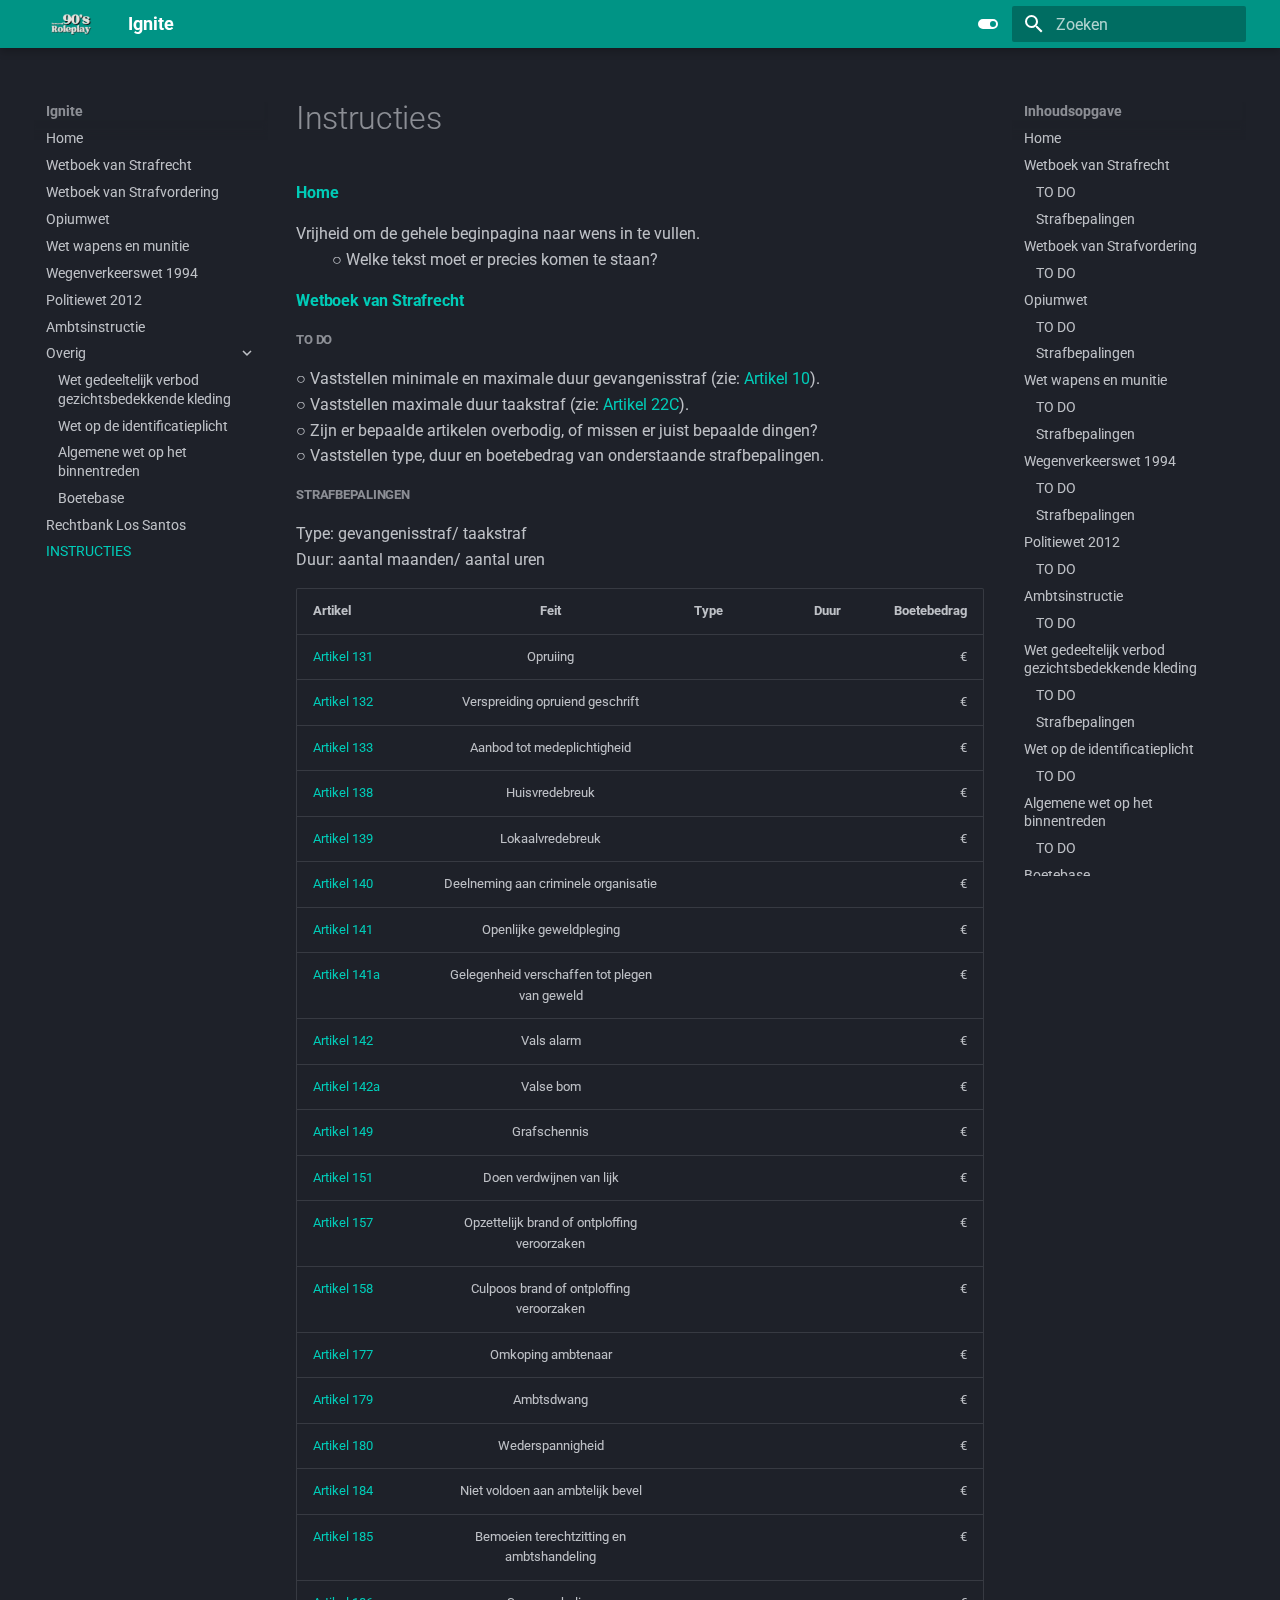
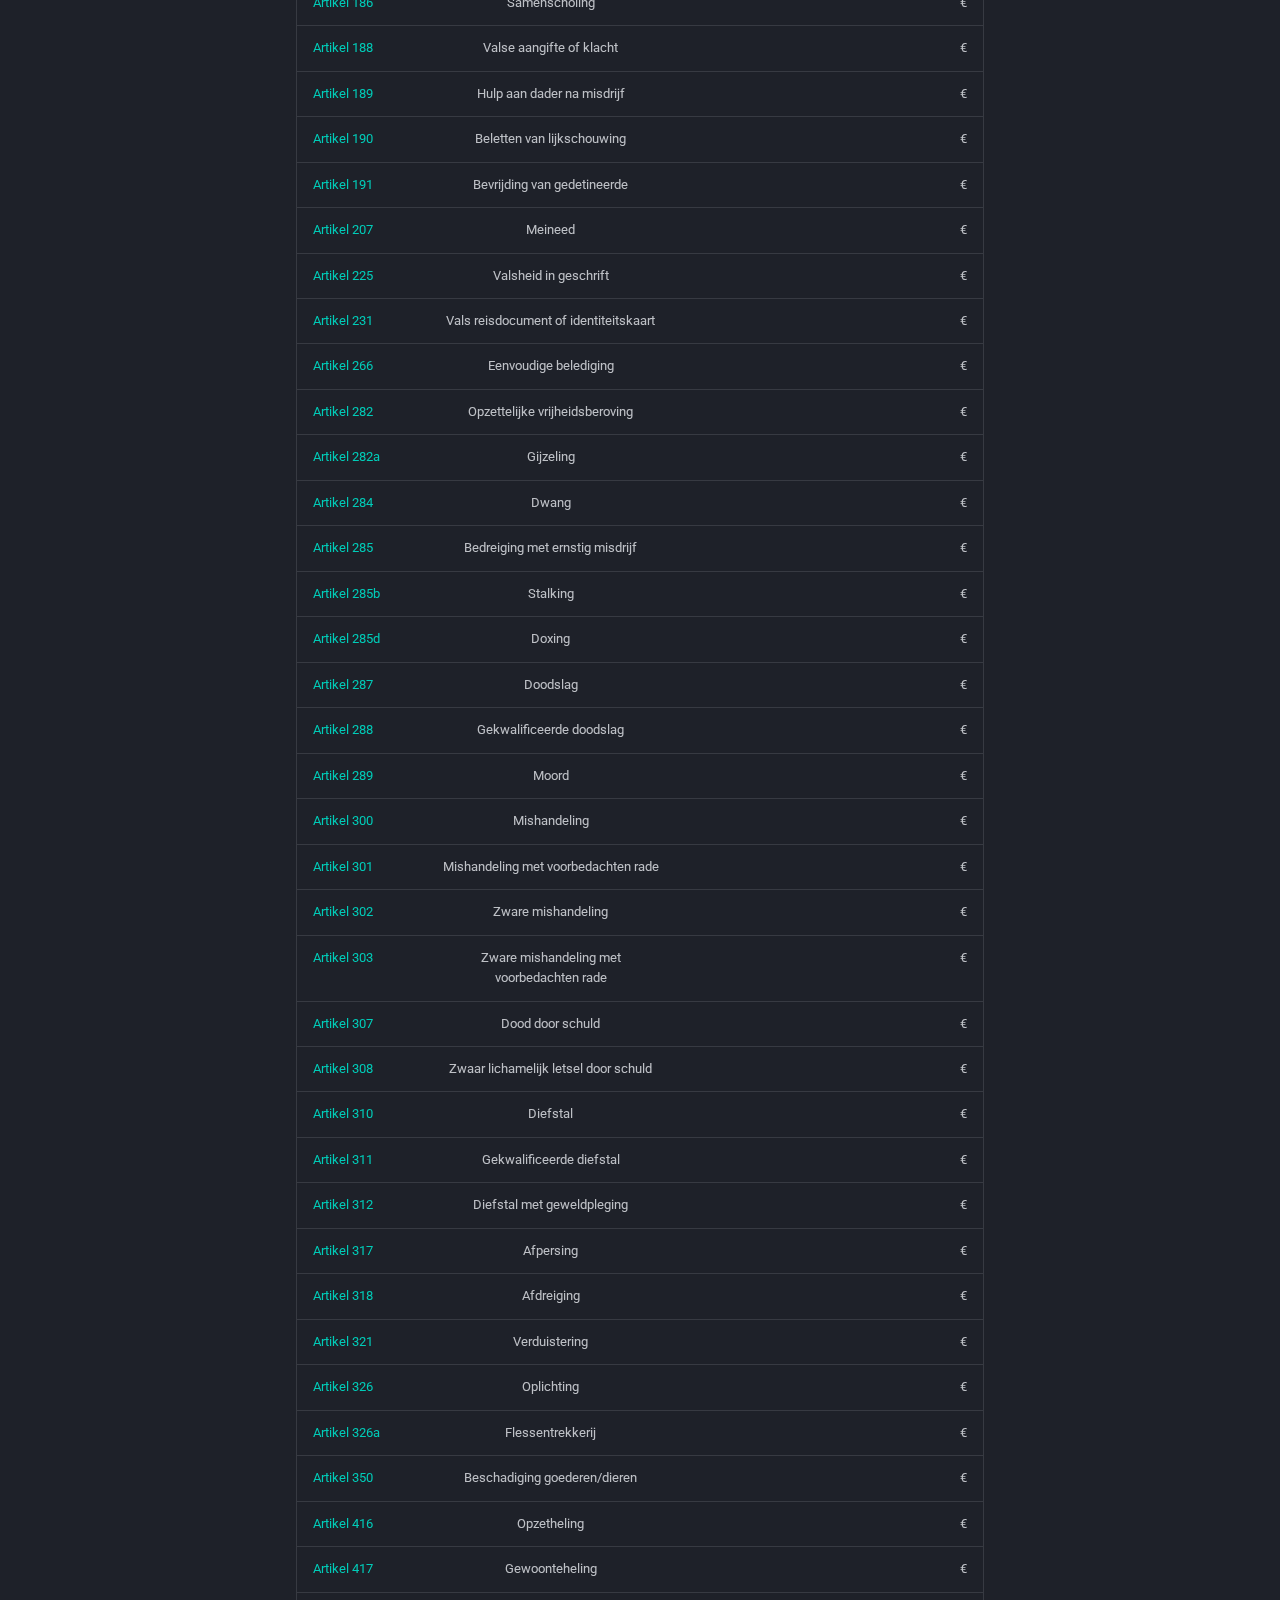
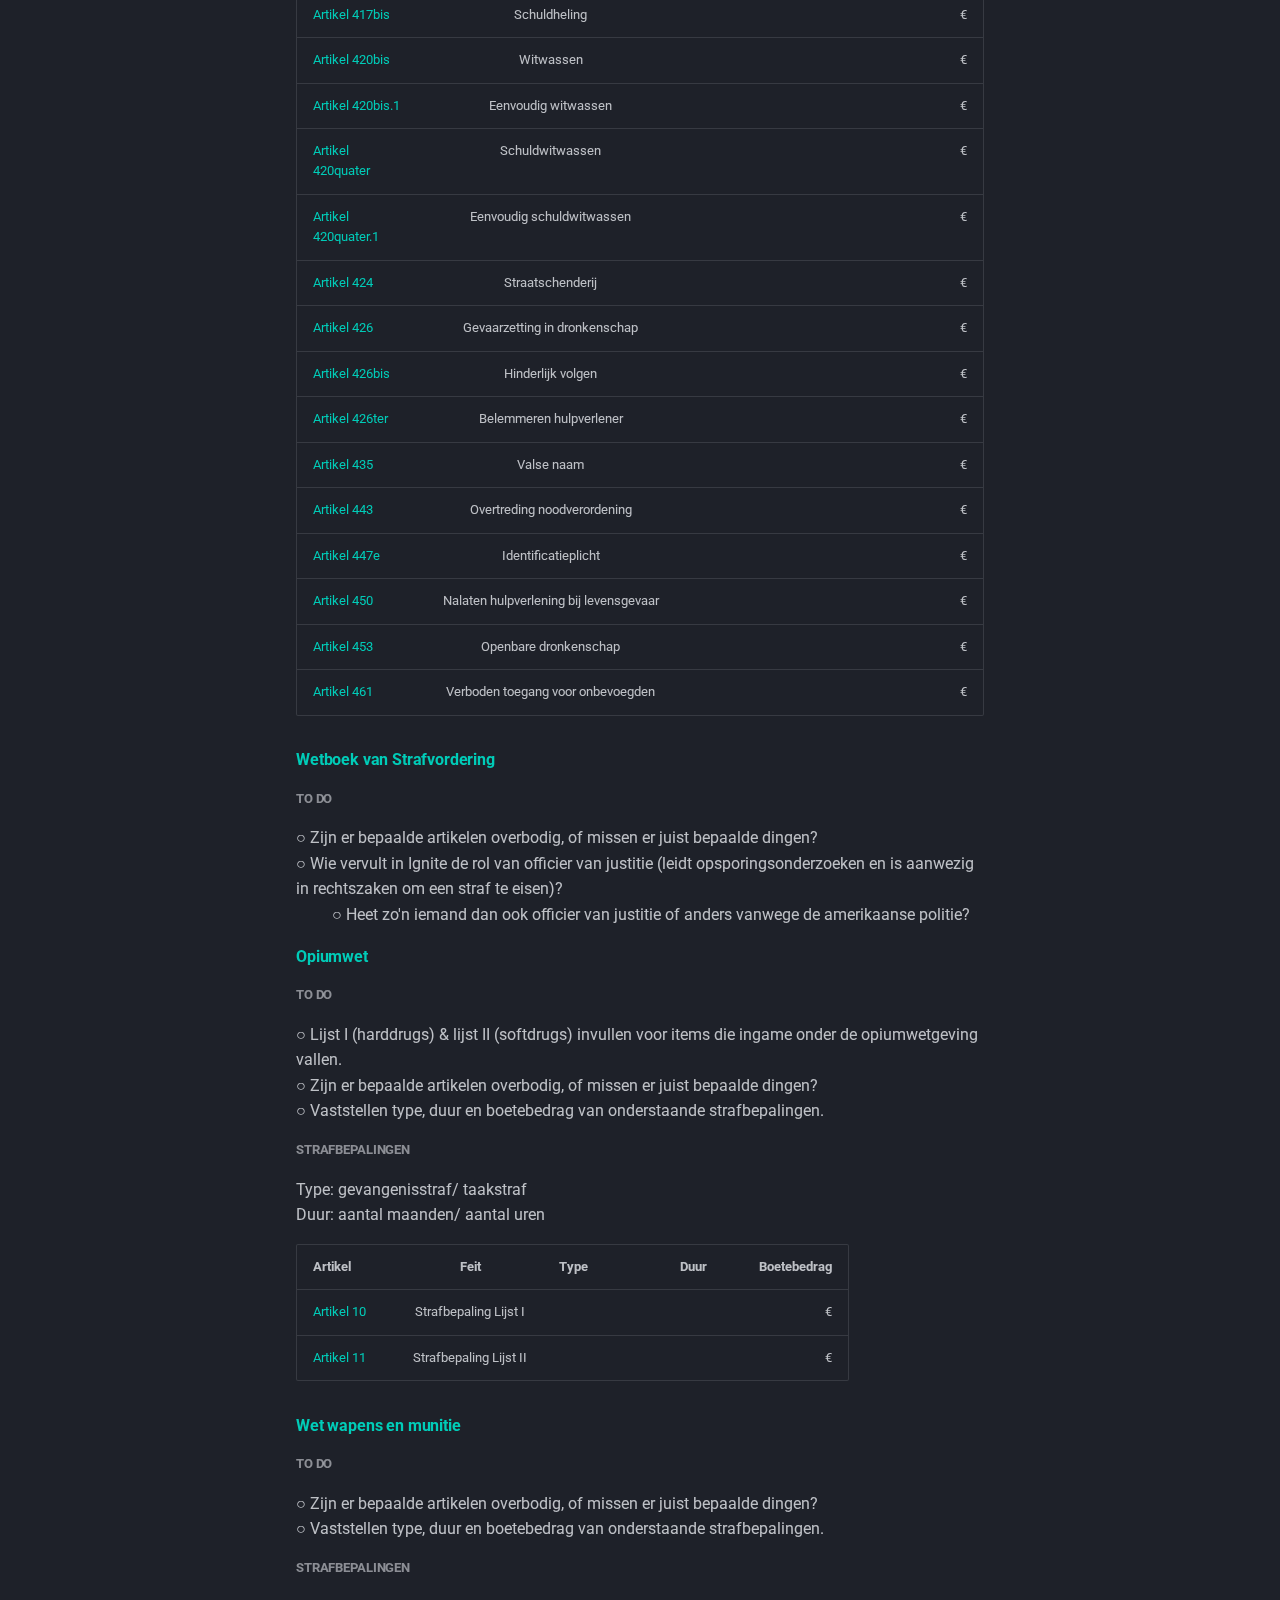
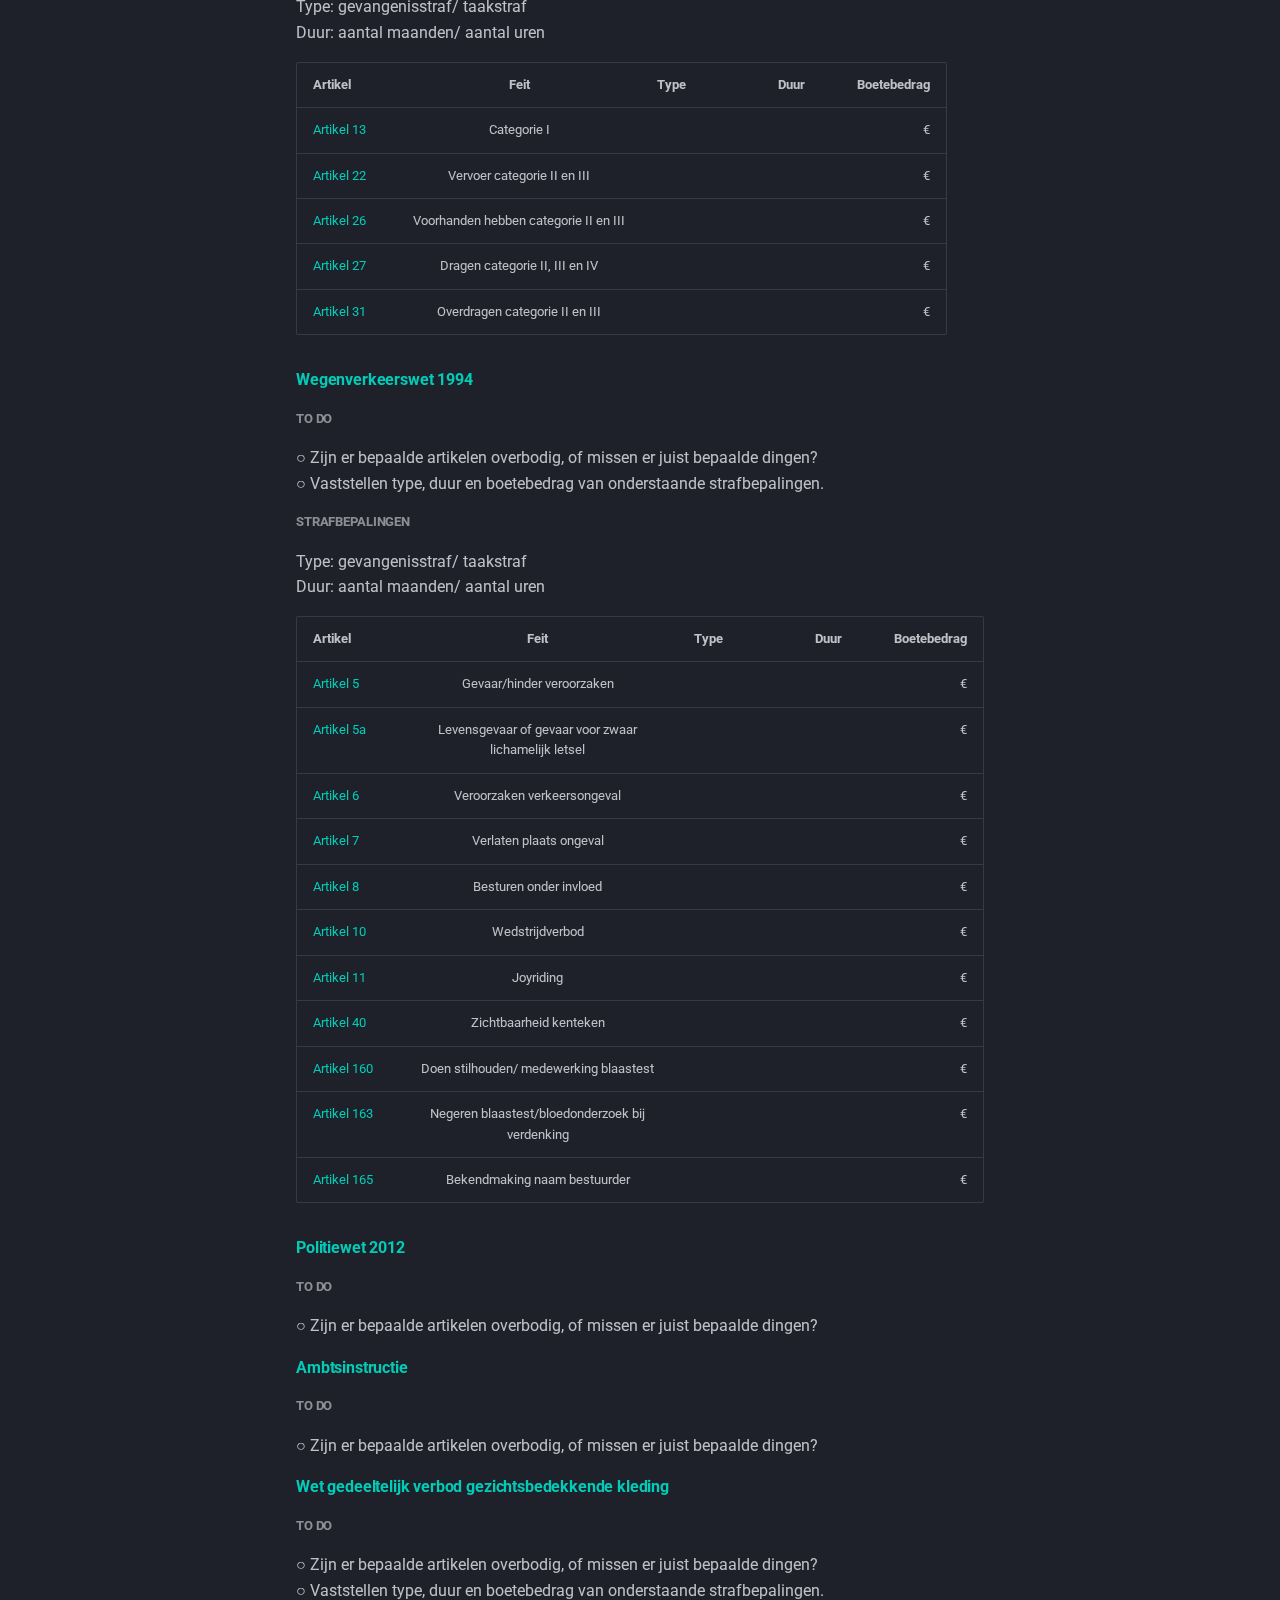
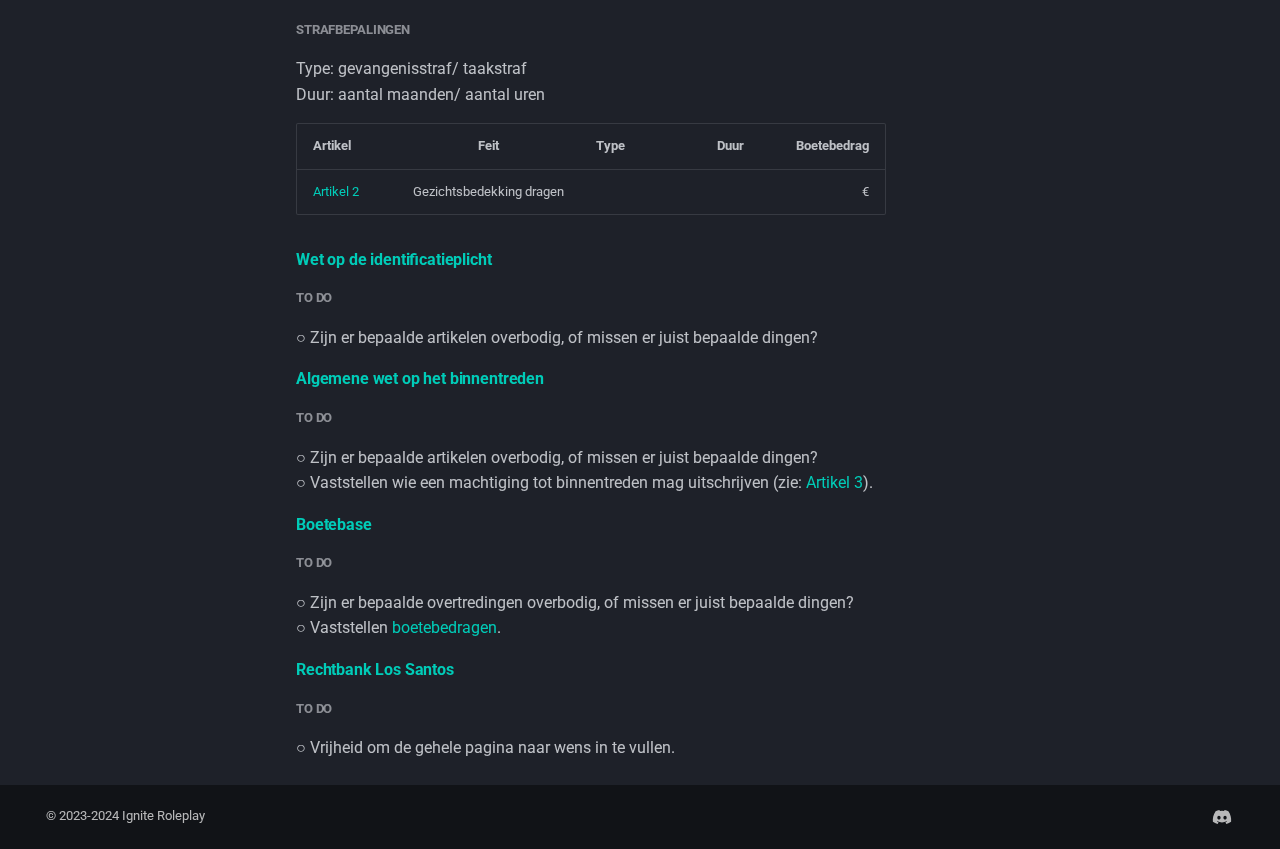
<file: overzicht/index.html>
<!doctype html>
<html lang="nl" class="no-js">
  <head>
    
      <meta charset="utf-8">
      <meta name="viewport" content="width=device-width,initial-scale=1">
      
      
      
      
        <link rel="prev" href="../rechtbank/">
      
      
      
      <link rel="icon" href="../img/logo.png">
      <meta name="generator" content="mkdocs-1.5.3, mkdocs-material-9.5.15">
    
    
      
        <title>INSTRUCTIES - Ignite</title>
      
    
    
      <link rel="stylesheet" href="../assets/stylesheets/main.7e359304.min.css">
      
        
        <link rel="stylesheet" href="../assets/stylesheets/palette.06af60db.min.css">
      
      
  
  
    
    
  
    
    
  
    
    
  
    
    
  
    
    
  
    
    
  
    
    
  
    
    
  
    
    
  
    
    
  
    
    
  
    
    
  
  
  <style>:root{--md-admonition-icon--note:url('data:image/svg+xml;charset=utf-8,<svg xmlns="http://www.w3.org/2000/svg" viewBox="0 0 16 16"><path d="M1 7.775V2.75C1 1.784 1.784 1 2.75 1h5.025c.464 0 .91.184 1.238.513l6.25 6.25a1.75 1.75 0 0 1 0 2.474l-5.026 5.026a1.75 1.75 0 0 1-2.474 0l-6.25-6.25A1.752 1.752 0 0 1 1 7.775Zm1.5 0c0 .066.026.13.073.177l6.25 6.25a.25.25 0 0 0 .354 0l5.025-5.025a.25.25 0 0 0 0-.354l-6.25-6.25a.25.25 0 0 0-.177-.073H2.75a.25.25 0 0 0-.25.25ZM6 5a1 1 0 1 1 0 2 1 1 0 0 1 0-2Z"/></svg>');--md-admonition-icon--abstract:url('data:image/svg+xml;charset=utf-8,<svg xmlns="http://www.w3.org/2000/svg" viewBox="0 0 16 16"><path d="M2.5 1.75v11.5c0 .138.112.25.25.25h3.17a.75.75 0 0 1 0 1.5H2.75A1.75 1.75 0 0 1 1 13.25V1.75C1 .784 1.784 0 2.75 0h8.5C12.216 0 13 .784 13 1.75v7.736a.75.75 0 0 1-1.5 0V1.75a.25.25 0 0 0-.25-.25h-8.5a.25.25 0 0 0-.25.25Zm13.274 9.537v-.001l-4.557 4.45a.75.75 0 0 1-1.055-.008l-1.943-1.95a.75.75 0 0 1 1.062-1.058l1.419 1.425 4.026-3.932a.75.75 0 1 1 1.048 1.074ZM4.75 4h4.5a.75.75 0 0 1 0 1.5h-4.5a.75.75 0 0 1 0-1.5ZM4 7.75A.75.75 0 0 1 4.75 7h2a.75.75 0 0 1 0 1.5h-2A.75.75 0 0 1 4 7.75Z"/></svg>');--md-admonition-icon--info:url('data:image/svg+xml;charset=utf-8,<svg xmlns="http://www.w3.org/2000/svg" viewBox="0 0 16 16"><path d="M0 8a8 8 0 1 1 16 0A8 8 0 0 1 0 8Zm8-6.5a6.5 6.5 0 1 0 0 13 6.5 6.5 0 0 0 0-13ZM6.5 7.75A.75.75 0 0 1 7.25 7h1a.75.75 0 0 1 .75.75v2.75h.25a.75.75 0 0 1 0 1.5h-2a.75.75 0 0 1 0-1.5h.25v-2h-.25a.75.75 0 0 1-.75-.75ZM8 6a1 1 0 1 1 0-2 1 1 0 0 1 0 2Z"/></svg>');--md-admonition-icon--tip:url('data:image/svg+xml;charset=utf-8,<svg xmlns="http://www.w3.org/2000/svg" viewBox="0 0 16 16"><path d="M3.499.75a.75.75 0 0 1 1.5 0v.996C5.9 2.903 6.793 3.65 7.662 4.376l.24.202c-.036-.694.055-1.422.426-2.163C9.1.873 10.794-.045 12.622.26 14.408.558 16 1.94 16 4.25c0 1.278-.954 2.575-2.44 2.734l.146.508.065.22c.203.701.412 1.455.476 2.226.142 1.707-.4 3.03-1.487 3.898C11.714 14.671 10.27 15 8.75 15h-6a.75.75 0 0 1 0-1.5h1.376a4.484 4.484 0 0 1-.563-1.191 3.835 3.835 0 0 1-.05-2.063 4.647 4.647 0 0 1-2.025-.293.75.75 0 0 1 .525-1.406c1.357.507 2.376-.006 2.698-.318l.009-.01a.747.747 0 0 1 1.06 0 .748.748 0 0 1-.012 1.074c-.912.92-.992 1.835-.768 2.586.221.74.745 1.337 1.196 1.621H8.75c1.343 0 2.398-.296 3.074-.836.635-.507 1.036-1.31.928-2.602-.05-.603-.216-1.224-.422-1.93l-.064-.221c-.12-.407-.246-.84-.353-1.29a2.425 2.425 0 0 1-.507-.441 3.075 3.075 0 0 1-.633-1.248.75.75 0 0 1 1.455-.364c.046.185.144.436.31.627.146.168.353.305.712.305.738 0 1.25-.615 1.25-1.25 0-1.47-.95-2.315-2.123-2.51-1.172-.196-2.227.387-2.706 1.345-.46.92-.27 1.774.019 3.062l.042.19a.884.884 0 0 1 .01.05c.348.443.666.949.94 1.553a.75.75 0 1 1-1.365.62c-.553-1.217-1.32-1.94-2.3-2.768L6.7 5.527c-.814-.68-1.75-1.462-2.692-2.619a3.737 3.737 0 0 0-1.023.88c-.406.495-.663 1.036-.722 1.508.116.122.306.21.591.239.388.038.797-.06 1.032-.19a.75.75 0 0 1 .728 1.31c-.515.287-1.23.439-1.906.373-.682-.067-1.473-.38-1.879-1.193L.75 5.677V5.5c0-.984.48-1.94 1.077-2.664.46-.559 1.05-1.055 1.673-1.353V.75Z"/></svg>');--md-admonition-icon--success:url('data:image/svg+xml;charset=utf-8,<svg xmlns="http://www.w3.org/2000/svg" viewBox="0 0 16 16"><path d="M13.78 4.22a.75.75 0 0 1 0 1.06l-7.25 7.25a.75.75 0 0 1-1.06 0L2.22 9.28a.751.751 0 0 1 .018-1.042.751.751 0 0 1 1.042-.018L6 10.94l6.72-6.72a.75.75 0 0 1 1.06 0Z"/></svg>');--md-admonition-icon--question:url('data:image/svg+xml;charset=utf-8,<svg xmlns="http://www.w3.org/2000/svg" viewBox="0 0 16 16"><path d="M0 8a8 8 0 1 1 16 0A8 8 0 0 1 0 8Zm8-6.5a6.5 6.5 0 1 0 0 13 6.5 6.5 0 0 0 0-13ZM6.92 6.085h.001a.749.749 0 1 1-1.342-.67c.169-.339.436-.701.849-.977C6.845 4.16 7.369 4 8 4a2.756 2.756 0 0 1 1.637.525c.503.377.863.965.863 1.725 0 .448-.115.83-.329 1.15-.205.307-.47.513-.692.662-.109.072-.22.138-.313.195l-.006.004a6.24 6.24 0 0 0-.26.16.952.952 0 0 0-.276.245.75.75 0 0 1-1.248-.832c.184-.264.42-.489.692-.661.103-.067.207-.132.313-.195l.007-.004c.1-.061.182-.11.258-.161a.969.969 0 0 0 .277-.245C8.96 6.514 9 6.427 9 6.25a.612.612 0 0 0-.262-.525A1.27 1.27 0 0 0 8 5.5c-.369 0-.595.09-.74.187a1.01 1.01 0 0 0-.34.398ZM9 11a1 1 0 1 1-2 0 1 1 0 0 1 2 0Z"/></svg>');--md-admonition-icon--warning:url('data:image/svg+xml;charset=utf-8,<svg xmlns="http://www.w3.org/2000/svg" viewBox="0 0 16 16"><path d="M6.457 1.047c.659-1.234 2.427-1.234 3.086 0l6.082 11.378A1.75 1.75 0 0 1 14.082 15H1.918a1.75 1.75 0 0 1-1.543-2.575Zm1.763.707a.25.25 0 0 0-.44 0L1.698 13.132a.25.25 0 0 0 .22.368h12.164a.25.25 0 0 0 .22-.368Zm.53 3.996v2.5a.75.75 0 0 1-1.5 0v-2.5a.75.75 0 0 1 1.5 0ZM9 11a1 1 0 1 1-2 0 1 1 0 0 1 2 0Z"/></svg>');--md-admonition-icon--failure:url('data:image/svg+xml;charset=utf-8,<svg xmlns="http://www.w3.org/2000/svg" viewBox="0 0 16 16"><path d="M2.344 2.343h-.001a8 8 0 0 1 11.314 11.314A8.002 8.002 0 0 1 .234 10.089a8 8 0 0 1 2.11-7.746Zm1.06 10.253a6.5 6.5 0 1 0 9.108-9.275 6.5 6.5 0 0 0-9.108 9.275ZM6.03 4.97 8 6.94l1.97-1.97a.749.749 0 0 1 1.275.326.749.749 0 0 1-.215.734L9.06 8l1.97 1.97a.749.749 0 0 1-.326 1.275.749.749 0 0 1-.734-.215L8 9.06l-1.97 1.97a.749.749 0 0 1-1.275-.326.749.749 0 0 1 .215-.734L6.94 8 4.97 6.03a.751.751 0 0 1 .018-1.042.751.751 0 0 1 1.042-.018Z"/></svg>');--md-admonition-icon--danger:url('data:image/svg+xml;charset=utf-8,<svg xmlns="http://www.w3.org/2000/svg" viewBox="0 0 16 16"><path d="M9.504.43a1.516 1.516 0 0 1 2.437 1.713L10.415 5.5h2.123c1.57 0 2.346 1.909 1.22 3.004l-7.34 7.142a1.249 1.249 0 0 1-.871.354h-.302a1.25 1.25 0 0 1-1.157-1.723L5.633 10.5H3.462c-1.57 0-2.346-1.909-1.22-3.004L9.503.429Zm1.047 1.074L3.286 8.571A.25.25 0 0 0 3.462 9H6.75a.75.75 0 0 1 .694 1.034l-1.713 4.188 6.982-6.793A.25.25 0 0 0 12.538 7H9.25a.75.75 0 0 1-.683-1.06l2.008-4.418.003-.006a.036.036 0 0 0-.004-.009l-.006-.006-.008-.001c-.003 0-.006.002-.009.004Z"/></svg>');--md-admonition-icon--bug:url('data:image/svg+xml;charset=utf-8,<svg xmlns="http://www.w3.org/2000/svg" viewBox="0 0 16 16"><path d="M4.72.22a.75.75 0 0 1 1.06 0l1 .999a3.488 3.488 0 0 1 2.441 0l.999-1a.748.748 0 0 1 1.265.332.75.75 0 0 1-.205.729l-.775.776c.616.63.995 1.493.995 2.444v.327c0 .1-.009.197-.025.292.408.14.764.392 1.029.722l1.968-.787a.75.75 0 0 1 .556 1.392L13 7.258V9h2.25a.75.75 0 0 1 0 1.5H13v.5c0 .409-.049.806-.141 1.186l2.17.868a.75.75 0 0 1-.557 1.392l-2.184-.873A4.997 4.997 0 0 1 8 16a4.997 4.997 0 0 1-4.288-2.427l-2.183.873a.75.75 0 0 1-.558-1.392l2.17-.868A5.036 5.036 0 0 1 3 11v-.5H.75a.75.75 0 0 1 0-1.5H3V7.258L.971 6.446a.75.75 0 0 1 .558-1.392l1.967.787c.265-.33.62-.583 1.03-.722a1.677 1.677 0 0 1-.026-.292V4.5c0-.951.38-1.814.995-2.444L4.72 1.28a.75.75 0 0 1 0-1.06Zm.53 6.28a.75.75 0 0 0-.75.75V11a3.5 3.5 0 1 0 7 0V7.25a.75.75 0 0 0-.75-.75ZM6.173 5h3.654A.172.172 0 0 0 10 4.827V4.5a2 2 0 1 0-4 0v.327c0 .096.077.173.173.173Z"/></svg>');--md-admonition-icon--example:url('data:image/svg+xml;charset=utf-8,<svg xmlns="http://www.w3.org/2000/svg" viewBox="0 0 16 16"><path d="M5 5.782V2.5h-.25a.75.75 0 0 1 0-1.5h6.5a.75.75 0 0 1 0 1.5H11v3.282l3.666 5.76C15.619 13.04 14.543 15 12.767 15H3.233c-1.776 0-2.852-1.96-1.899-3.458Zm-2.4 6.565a.75.75 0 0 0 .633 1.153h9.534a.75.75 0 0 0 .633-1.153L12.225 10.5h-8.45ZM9.5 2.5h-3V6c0 .143-.04.283-.117.403L4.73 9h6.54L9.617 6.403A.746.746 0 0 1 9.5 6Z"/></svg>');--md-admonition-icon--quote:url('data:image/svg+xml;charset=utf-8,<svg xmlns="http://www.w3.org/2000/svg" viewBox="0 0 16 16"><path d="M1.75 2.5h10.5a.75.75 0 0 1 0 1.5H1.75a.75.75 0 0 1 0-1.5Zm4 5h8.5a.75.75 0 0 1 0 1.5h-8.5a.75.75 0 0 1 0-1.5Zm0 5h8.5a.75.75 0 0 1 0 1.5h-8.5a.75.75 0 0 1 0-1.5ZM2.5 7.75v6a.75.75 0 0 1-1.5 0v-6a.75.75 0 0 1 1.5 0Z"/></svg>');}</style>



    
    
      
    
    
      
        
        
        <link rel="preconnect" href="https://fonts.gstatic.com" crossorigin>
        <link rel="stylesheet" href="https://fonts.googleapis.com/css?family=Roboto:300,300i,400,400i,700,700i%7CRoboto+Mono:400,400i,700,700i&display=fallback">
        <style>:root{--md-text-font:"Roboto";--md-code-font:"Roboto Mono"}</style>
      
    
    
    <script>__md_scope=new URL("..",location),__md_hash=e=>[...e].reduce((e,_)=>(e<<5)-e+_.charCodeAt(0),0),__md_get=(e,_=localStorage,t=__md_scope)=>JSON.parse(_.getItem(t.pathname+"."+e)),__md_set=(e,_,t=localStorage,a=__md_scope)=>{try{t.setItem(a.pathname+"."+e,JSON.stringify(_))}catch(e){}}</script>
    
      

    
    
    
  </head>
  
  
    
    
      
    
    
    
    
    <body dir="ltr" data-md-color-scheme="slate" data-md-color-primary="teal" data-md-color-accent="teal">
  
    
    <input class="md-toggle" data-md-toggle="drawer" type="checkbox" id="__drawer" autocomplete="off">
    <input class="md-toggle" data-md-toggle="search" type="checkbox" id="__search" autocomplete="off">
    <label class="md-overlay" for="__drawer"></label>
    <div data-md-component="skip">
      
        
        <a href="#instructies" class="md-skip">
          Ga naar inhoud
        </a>
      
    </div>
    <div data-md-component="announce">
      
    </div>
    
    
      

  

<header class="md-header md-header--shadow" data-md-component="header">
  <nav class="md-header__inner md-grid" aria-label="Header">
    <a href=".." title="Ignite" class="md-header__button md-logo" aria-label="Ignite" data-md-component="logo">
      
  <img src="../img/logo.webp" alt="logo">

    </a>
    <label class="md-header__button md-icon" for="__drawer">
      
      <svg xmlns="http://www.w3.org/2000/svg" viewBox="0 0 24 24"><path d="M3 6h18v2H3V6m0 5h18v2H3v-2m0 5h18v2H3v-2Z"/></svg>
    </label>
    <div class="md-header__title" data-md-component="header-title">
      <div class="md-header__ellipsis">
        <div class="md-header__topic">
          <span class="md-ellipsis">
            Ignite
          </span>
        </div>
        <div class="md-header__topic" data-md-component="header-topic">
          <span class="md-ellipsis">
            
              INSTRUCTIES
            
          </span>
        </div>
      </div>
    </div>
    
      
        <form class="md-header__option" data-md-component="palette">
  
    
    
    
    <input class="md-option" data-md-color-media="" data-md-color-scheme="slate" data-md-color-primary="teal" data-md-color-accent="teal"  aria-label="Overschakelen naar light mode"  type="radio" name="__palette" id="__palette_0">
    
      <label class="md-header__button md-icon" title="Overschakelen naar light mode" for="__palette_1" hidden>
        <svg xmlns="http://www.w3.org/2000/svg" viewBox="0 0 24 24"><path d="M17 7H7a5 5 0 0 0-5 5 5 5 0 0 0 5 5h10a5 5 0 0 0 5-5 5 5 0 0 0-5-5m0 8a3 3 0 0 1-3-3 3 3 0 0 1 3-3 3 3 0 0 1 3 3 3 3 0 0 1-3 3Z"/></svg>
      </label>
    
  
    
    
    
    <input class="md-option" data-md-color-media="" data-md-color-scheme="default" data-md-color-primary="teal" data-md-color-accent="teal"  aria-label="Overschakelen naar dark mode"  type="radio" name="__palette" id="__palette_1">
    
      <label class="md-header__button md-icon" title="Overschakelen naar dark mode" for="__palette_0" hidden>
        <svg xmlns="http://www.w3.org/2000/svg" viewBox="0 0 24 24"><path d="M17 6H7c-3.31 0-6 2.69-6 6s2.69 6 6 6h10c3.31 0 6-2.69 6-6s-2.69-6-6-6zm0 10H7c-2.21 0-4-1.79-4-4s1.79-4 4-4h10c2.21 0 4 1.79 4 4s-1.79 4-4 4zM7 9c-1.66 0-3 1.34-3 3s1.34 3 3 3 3-1.34 3-3-1.34-3-3-3z"/></svg>
      </label>
    
  
</form>
      
    
    
      <script>var media,input,key,value,palette=__md_get("__palette");if(palette&&palette.color){"(prefers-color-scheme)"===palette.color.media&&(media=matchMedia("(prefers-color-scheme: light)"),input=document.querySelector(media.matches?"[data-md-color-media='(prefers-color-scheme: light)']":"[data-md-color-media='(prefers-color-scheme: dark)']"),palette.color.media=input.getAttribute("data-md-color-media"),palette.color.scheme=input.getAttribute("data-md-color-scheme"),palette.color.primary=input.getAttribute("data-md-color-primary"),palette.color.accent=input.getAttribute("data-md-color-accent"));for([key,value]of Object.entries(palette.color))document.body.setAttribute("data-md-color-"+key,value)}</script>
    
    
    
      <label class="md-header__button md-icon" for="__search">
        
        <svg xmlns="http://www.w3.org/2000/svg" viewBox="0 0 24 24"><path d="M9.5 3A6.5 6.5 0 0 1 16 9.5c0 1.61-.59 3.09-1.56 4.23l.27.27h.79l5 5-1.5 1.5-5-5v-.79l-.27-.27A6.516 6.516 0 0 1 9.5 16 6.5 6.5 0 0 1 3 9.5 6.5 6.5 0 0 1 9.5 3m0 2C7 5 5 7 5 9.5S7 14 9.5 14 14 12 14 9.5 12 5 9.5 5Z"/></svg>
      </label>
      <div class="md-search" data-md-component="search" role="dialog">
  <label class="md-search__overlay" for="__search"></label>
  <div class="md-search__inner" role="search">
    <form class="md-search__form" name="search">
      <input type="text" class="md-search__input" name="query" aria-label="Zoeken" placeholder="Zoeken" autocapitalize="off" autocorrect="off" autocomplete="off" spellcheck="false" data-md-component="search-query" required>
      <label class="md-search__icon md-icon" for="__search">
        
        <svg xmlns="http://www.w3.org/2000/svg" viewBox="0 0 24 24"><path d="M9.5 3A6.5 6.5 0 0 1 16 9.5c0 1.61-.59 3.09-1.56 4.23l.27.27h.79l5 5-1.5 1.5-5-5v-.79l-.27-.27A6.516 6.516 0 0 1 9.5 16 6.5 6.5 0 0 1 3 9.5 6.5 6.5 0 0 1 9.5 3m0 2C7 5 5 7 5 9.5S7 14 9.5 14 14 12 14 9.5 12 5 9.5 5Z"/></svg>
        
        <svg xmlns="http://www.w3.org/2000/svg" viewBox="0 0 24 24"><path d="M20 11v2H8l5.5 5.5-1.42 1.42L4.16 12l7.92-7.92L13.5 5.5 8 11h12Z"/></svg>
      </label>
      <nav class="md-search__options" aria-label="Zoeken">
        
        <button type="reset" class="md-search__icon md-icon" title="Leegmaken" aria-label="Leegmaken" tabindex="-1">
          
          <svg xmlns="http://www.w3.org/2000/svg" viewBox="0 0 24 24"><path d="M19 6.41 17.59 5 12 10.59 6.41 5 5 6.41 10.59 12 5 17.59 6.41 19 12 13.41 17.59 19 19 17.59 13.41 12 19 6.41Z"/></svg>
        </button>
      </nav>
      
    </form>
    <div class="md-search__output">
      <div class="md-search__scrollwrap" data-md-scrollfix>
        <div class="md-search-result" data-md-component="search-result">
          <div class="md-search-result__meta">
            Zoeken initialiseren
          </div>
          <ol class="md-search-result__list" role="presentation"></ol>
        </div>
      </div>
    </div>
  </div>
</div>
    
    
  </nav>
  
</header>
    
    <div class="md-container" data-md-component="container">
      
      
        
          
        
      
      <main class="md-main" data-md-component="main">
        <div class="md-main__inner md-grid">
          
            
              
              <div class="md-sidebar md-sidebar--primary" data-md-component="sidebar" data-md-type="navigation" >
                <div class="md-sidebar__scrollwrap">
                  <div class="md-sidebar__inner">
                    



<nav class="md-nav md-nav--primary" aria-label="Navigatie" data-md-level="0">
  <label class="md-nav__title" for="__drawer">
    <a href=".." title="Ignite" class="md-nav__button md-logo" aria-label="Ignite" data-md-component="logo">
      
  <img src="../img/logo.webp" alt="logo">

    </a>
    Ignite
  </label>
  
  <ul class="md-nav__list" data-md-scrollfix>
    
      
      
  
  
  
  
    <li class="md-nav__item">
      <a href=".." class="md-nav__link">
        
  
  <span class="md-ellipsis">
    Home
  </span>
  

      </a>
    </li>
  

    
      
      
  
  
  
  
    <li class="md-nav__item">
      <a href="../sr/" class="md-nav__link">
        
  
  <span class="md-ellipsis">
    Wetboek van Strafrecht
  </span>
  

      </a>
    </li>
  

    
      
      
  
  
  
  
    <li class="md-nav__item">
      <a href="../sv/" class="md-nav__link">
        
  
  <span class="md-ellipsis">
    Wetboek van Strafvordering
  </span>
  

      </a>
    </li>
  

    
      
      
  
  
  
  
    <li class="md-nav__item">
      <a href="../opw/" class="md-nav__link">
        
  
  <span class="md-ellipsis">
    Opiumwet
  </span>
  

      </a>
    </li>
  

    
      
      
  
  
  
  
    <li class="md-nav__item">
      <a href="../wwm/" class="md-nav__link">
        
  
  <span class="md-ellipsis">
    Wet wapens en munitie
  </span>
  

      </a>
    </li>
  

    
      
      
  
  
  
  
    <li class="md-nav__item">
      <a href="../wvw/" class="md-nav__link">
        
  
  <span class="md-ellipsis">
    Wegenverkeerswet 1994
  </span>
  

      </a>
    </li>
  

    
      
      
  
  
  
  
    <li class="md-nav__item">
      <a href="../polw2012/" class="md-nav__link">
        
  
  <span class="md-ellipsis">
    Politiewet 2012
  </span>
  

      </a>
    </li>
  

    
      
      
  
  
  
  
    <li class="md-nav__item">
      <a href="../ambts/" class="md-nav__link">
        
  
  <span class="md-ellipsis">
    Ambtsinstructie
  </span>
  

      </a>
    </li>
  

    
      
      
  
  
  
  
    
    
      
        
      
        
      
        
      
        
      
    
    
    
    <li class="md-nav__item md-nav__item--nested">
      
        
        
          
        
        <input class="md-nav__toggle md-toggle md-toggle--indeterminate" type="checkbox" id="__nav_9" >
        
          
          <label class="md-nav__link" for="__nav_9" id="__nav_9_label" tabindex="0">
            
  
  <span class="md-ellipsis">
    Overig
  </span>
  

            <span class="md-nav__icon md-icon"></span>
          </label>
        
        <nav class="md-nav" data-md-level="1" aria-labelledby="__nav_9_label" aria-expanded="false">
          <label class="md-nav__title" for="__nav_9">
            <span class="md-nav__icon md-icon"></span>
            Overig
          </label>
          <ul class="md-nav__list" data-md-scrollfix>
            
              
                
  
  
  
  
    <li class="md-nav__item">
      <a href="../overig/wgvgk/" class="md-nav__link">
        
  
  <span class="md-ellipsis">
    Wet gedeeltelijk verbod gezichtsbedekkende kleding
  </span>
  

      </a>
    </li>
  

              
            
              
                
  
  
  
  
    <li class="md-nav__item">
      <a href="../overig/wid/" class="md-nav__link">
        
  
  <span class="md-ellipsis">
    Wet op de identificatieplicht
  </span>
  

      </a>
    </li>
  

              
            
              
                
  
  
  
  
    <li class="md-nav__item">
      <a href="../overig/awbi/" class="md-nav__link">
        
  
  <span class="md-ellipsis">
    Algemene wet op het binnentreden
  </span>
  

      </a>
    </li>
  

              
            
              
                
  
  
  
  
    <li class="md-nav__item">
      <a href="../overig/bb/" class="md-nav__link">
        
  
  <span class="md-ellipsis">
    Boetebase
  </span>
  

      </a>
    </li>
  

              
            
          </ul>
        </nav>
      
    </li>
  

    
      
      
  
  
  
  
    <li class="md-nav__item">
      <a href="../rechtbank/" class="md-nav__link">
        
  
  <span class="md-ellipsis">
    Rechtbank Los Santos
  </span>
  

      </a>
    </li>
  

    
      
      
  
  
    
  
  
  
    <li class="md-nav__item md-nav__item--active">
      
      <input class="md-nav__toggle md-toggle" type="checkbox" id="__toc">
      
      
        
      
      
        <label class="md-nav__link md-nav__link--active" for="__toc">
          
  
  <span class="md-ellipsis">
    INSTRUCTIES
  </span>
  

          <span class="md-nav__icon md-icon"></span>
        </label>
      
      <a href="./" class="md-nav__link md-nav__link--active">
        
  
  <span class="md-ellipsis">
    INSTRUCTIES
  </span>
  

      </a>
      
        

<nav class="md-nav md-nav--secondary" aria-label="Inhoudsopgave">
  
  
  
    
  
  
    <label class="md-nav__title" for="__toc">
      <span class="md-nav__icon md-icon"></span>
      Inhoudsopgave
    </label>
    <ul class="md-nav__list" data-md-component="toc" data-md-scrollfix>
      
        <li class="md-nav__item">
  <a href="#home" class="md-nav__link">
    <span class="md-ellipsis">
      Home
    </span>
  </a>
  
</li>
      
        <li class="md-nav__item">
  <a href="#wetboek-van-strafrecht" class="md-nav__link">
    <span class="md-ellipsis">
      Wetboek van Strafrecht
    </span>
  </a>
  
    <nav class="md-nav" aria-label="Wetboek van Strafrecht">
      <ul class="md-nav__list">
        
          <li class="md-nav__item">
  <a href="#to-do" class="md-nav__link">
    <span class="md-ellipsis">
      TO DO
    </span>
  </a>
  
</li>
        
          <li class="md-nav__item">
  <a href="#strafbepalingen" class="md-nav__link">
    <span class="md-ellipsis">
      Strafbepalingen
    </span>
  </a>
  
</li>
        
      </ul>
    </nav>
  
</li>
      
        <li class="md-nav__item">
  <a href="#wetboek-van-strafvordering" class="md-nav__link">
    <span class="md-ellipsis">
      Wetboek van Strafvordering
    </span>
  </a>
  
    <nav class="md-nav" aria-label="Wetboek van Strafvordering">
      <ul class="md-nav__list">
        
          <li class="md-nav__item">
  <a href="#to-do_1" class="md-nav__link">
    <span class="md-ellipsis">
      TO DO
    </span>
  </a>
  
</li>
        
      </ul>
    </nav>
  
</li>
      
        <li class="md-nav__item">
  <a href="#opiumwet" class="md-nav__link">
    <span class="md-ellipsis">
      Opiumwet
    </span>
  </a>
  
    <nav class="md-nav" aria-label="Opiumwet">
      <ul class="md-nav__list">
        
          <li class="md-nav__item">
  <a href="#to-do_2" class="md-nav__link">
    <span class="md-ellipsis">
      TO DO
    </span>
  </a>
  
</li>
        
          <li class="md-nav__item">
  <a href="#strafbepalingen_1" class="md-nav__link">
    <span class="md-ellipsis">
      Strafbepalingen
    </span>
  </a>
  
</li>
        
      </ul>
    </nav>
  
</li>
      
        <li class="md-nav__item">
  <a href="#wet-wapens-en-munitie" class="md-nav__link">
    <span class="md-ellipsis">
      Wet wapens en munitie
    </span>
  </a>
  
    <nav class="md-nav" aria-label="Wet wapens en munitie">
      <ul class="md-nav__list">
        
          <li class="md-nav__item">
  <a href="#to-do_3" class="md-nav__link">
    <span class="md-ellipsis">
      TO DO
    </span>
  </a>
  
</li>
        
          <li class="md-nav__item">
  <a href="#strafbepalingen_2" class="md-nav__link">
    <span class="md-ellipsis">
      Strafbepalingen
    </span>
  </a>
  
</li>
        
      </ul>
    </nav>
  
</li>
      
        <li class="md-nav__item">
  <a href="#wegenverkeerswet-1994" class="md-nav__link">
    <span class="md-ellipsis">
      Wegenverkeerswet 1994
    </span>
  </a>
  
    <nav class="md-nav" aria-label="Wegenverkeerswet 1994">
      <ul class="md-nav__list">
        
          <li class="md-nav__item">
  <a href="#to-do_4" class="md-nav__link">
    <span class="md-ellipsis">
      TO DO
    </span>
  </a>
  
</li>
        
          <li class="md-nav__item">
  <a href="#strafbepalingen_3" class="md-nav__link">
    <span class="md-ellipsis">
      Strafbepalingen
    </span>
  </a>
  
</li>
        
      </ul>
    </nav>
  
</li>
      
        <li class="md-nav__item">
  <a href="#politiewet-2012" class="md-nav__link">
    <span class="md-ellipsis">
      Politiewet 2012
    </span>
  </a>
  
    <nav class="md-nav" aria-label="Politiewet 2012">
      <ul class="md-nav__list">
        
          <li class="md-nav__item">
  <a href="#to-do_5" class="md-nav__link">
    <span class="md-ellipsis">
      TO DO
    </span>
  </a>
  
</li>
        
      </ul>
    </nav>
  
</li>
      
        <li class="md-nav__item">
  <a href="#ambtsinstructie" class="md-nav__link">
    <span class="md-ellipsis">
      Ambtsinstructie
    </span>
  </a>
  
    <nav class="md-nav" aria-label="Ambtsinstructie">
      <ul class="md-nav__list">
        
          <li class="md-nav__item">
  <a href="#to-do_6" class="md-nav__link">
    <span class="md-ellipsis">
      TO DO
    </span>
  </a>
  
</li>
        
      </ul>
    </nav>
  
</li>
      
        <li class="md-nav__item">
  <a href="#wet-gedeeltelijk-verbod-gezichtsbedekkende-kleding" class="md-nav__link">
    <span class="md-ellipsis">
      Wet gedeeltelijk verbod gezichtsbedekkende kleding
    </span>
  </a>
  
    <nav class="md-nav" aria-label="Wet gedeeltelijk verbod gezichtsbedekkende kleding">
      <ul class="md-nav__list">
        
          <li class="md-nav__item">
  <a href="#to-do_7" class="md-nav__link">
    <span class="md-ellipsis">
      TO DO
    </span>
  </a>
  
</li>
        
          <li class="md-nav__item">
  <a href="#strafbepalingen_4" class="md-nav__link">
    <span class="md-ellipsis">
      Strafbepalingen
    </span>
  </a>
  
</li>
        
      </ul>
    </nav>
  
</li>
      
        <li class="md-nav__item">
  <a href="#wet-op-de-identificatieplicht" class="md-nav__link">
    <span class="md-ellipsis">
      Wet op de identificatieplicht
    </span>
  </a>
  
    <nav class="md-nav" aria-label="Wet op de identificatieplicht">
      <ul class="md-nav__list">
        
          <li class="md-nav__item">
  <a href="#to-do_8" class="md-nav__link">
    <span class="md-ellipsis">
      TO DO
    </span>
  </a>
  
</li>
        
      </ul>
    </nav>
  
</li>
      
        <li class="md-nav__item">
  <a href="#algemene-wet-op-het-binnentreden" class="md-nav__link">
    <span class="md-ellipsis">
      Algemene wet op het binnentreden
    </span>
  </a>
  
    <nav class="md-nav" aria-label="Algemene wet op het binnentreden">
      <ul class="md-nav__list">
        
          <li class="md-nav__item">
  <a href="#to-do_9" class="md-nav__link">
    <span class="md-ellipsis">
      TO DO
    </span>
  </a>
  
</li>
        
      </ul>
    </nav>
  
</li>
      
        <li class="md-nav__item">
  <a href="#boetebase" class="md-nav__link">
    <span class="md-ellipsis">
      Boetebase
    </span>
  </a>
  
    <nav class="md-nav" aria-label="Boetebase">
      <ul class="md-nav__list">
        
          <li class="md-nav__item">
  <a href="#to-do_10" class="md-nav__link">
    <span class="md-ellipsis">
      TO DO
    </span>
  </a>
  
</li>
        
      </ul>
    </nav>
  
</li>
      
        <li class="md-nav__item">
  <a href="#rechtbank-los-santos" class="md-nav__link">
    <span class="md-ellipsis">
      Rechtbank Los Santos
    </span>
  </a>
  
    <nav class="md-nav" aria-label="Rechtbank Los Santos">
      <ul class="md-nav__list">
        
          <li class="md-nav__item">
  <a href="#to-do_11" class="md-nav__link">
    <span class="md-ellipsis">
      TO DO
    </span>
  </a>
  
</li>
        
      </ul>
    </nav>
  
</li>
      
    </ul>
  
</nav>
      
    </li>
  

    
  </ul>
</nav>
                  </div>
                </div>
              </div>
            
            
              
              <div class="md-sidebar md-sidebar--secondary" data-md-component="sidebar" data-md-type="toc" >
                <div class="md-sidebar__scrollwrap">
                  <div class="md-sidebar__inner">
                    

<nav class="md-nav md-nav--secondary" aria-label="Inhoudsopgave">
  
  
  
    
  
  
    <label class="md-nav__title" for="__toc">
      <span class="md-nav__icon md-icon"></span>
      Inhoudsopgave
    </label>
    <ul class="md-nav__list" data-md-component="toc" data-md-scrollfix>
      
        <li class="md-nav__item">
  <a href="#home" class="md-nav__link">
    <span class="md-ellipsis">
      Home
    </span>
  </a>
  
</li>
      
        <li class="md-nav__item">
  <a href="#wetboek-van-strafrecht" class="md-nav__link">
    <span class="md-ellipsis">
      Wetboek van Strafrecht
    </span>
  </a>
  
    <nav class="md-nav" aria-label="Wetboek van Strafrecht">
      <ul class="md-nav__list">
        
          <li class="md-nav__item">
  <a href="#to-do" class="md-nav__link">
    <span class="md-ellipsis">
      TO DO
    </span>
  </a>
  
</li>
        
          <li class="md-nav__item">
  <a href="#strafbepalingen" class="md-nav__link">
    <span class="md-ellipsis">
      Strafbepalingen
    </span>
  </a>
  
</li>
        
      </ul>
    </nav>
  
</li>
      
        <li class="md-nav__item">
  <a href="#wetboek-van-strafvordering" class="md-nav__link">
    <span class="md-ellipsis">
      Wetboek van Strafvordering
    </span>
  </a>
  
    <nav class="md-nav" aria-label="Wetboek van Strafvordering">
      <ul class="md-nav__list">
        
          <li class="md-nav__item">
  <a href="#to-do_1" class="md-nav__link">
    <span class="md-ellipsis">
      TO DO
    </span>
  </a>
  
</li>
        
      </ul>
    </nav>
  
</li>
      
        <li class="md-nav__item">
  <a href="#opiumwet" class="md-nav__link">
    <span class="md-ellipsis">
      Opiumwet
    </span>
  </a>
  
    <nav class="md-nav" aria-label="Opiumwet">
      <ul class="md-nav__list">
        
          <li class="md-nav__item">
  <a href="#to-do_2" class="md-nav__link">
    <span class="md-ellipsis">
      TO DO
    </span>
  </a>
  
</li>
        
          <li class="md-nav__item">
  <a href="#strafbepalingen_1" class="md-nav__link">
    <span class="md-ellipsis">
      Strafbepalingen
    </span>
  </a>
  
</li>
        
      </ul>
    </nav>
  
</li>
      
        <li class="md-nav__item">
  <a href="#wet-wapens-en-munitie" class="md-nav__link">
    <span class="md-ellipsis">
      Wet wapens en munitie
    </span>
  </a>
  
    <nav class="md-nav" aria-label="Wet wapens en munitie">
      <ul class="md-nav__list">
        
          <li class="md-nav__item">
  <a href="#to-do_3" class="md-nav__link">
    <span class="md-ellipsis">
      TO DO
    </span>
  </a>
  
</li>
        
          <li class="md-nav__item">
  <a href="#strafbepalingen_2" class="md-nav__link">
    <span class="md-ellipsis">
      Strafbepalingen
    </span>
  </a>
  
</li>
        
      </ul>
    </nav>
  
</li>
      
        <li class="md-nav__item">
  <a href="#wegenverkeerswet-1994" class="md-nav__link">
    <span class="md-ellipsis">
      Wegenverkeerswet 1994
    </span>
  </a>
  
    <nav class="md-nav" aria-label="Wegenverkeerswet 1994">
      <ul class="md-nav__list">
        
          <li class="md-nav__item">
  <a href="#to-do_4" class="md-nav__link">
    <span class="md-ellipsis">
      TO DO
    </span>
  </a>
  
</li>
        
          <li class="md-nav__item">
  <a href="#strafbepalingen_3" class="md-nav__link">
    <span class="md-ellipsis">
      Strafbepalingen
    </span>
  </a>
  
</li>
        
      </ul>
    </nav>
  
</li>
      
        <li class="md-nav__item">
  <a href="#politiewet-2012" class="md-nav__link">
    <span class="md-ellipsis">
      Politiewet 2012
    </span>
  </a>
  
    <nav class="md-nav" aria-label="Politiewet 2012">
      <ul class="md-nav__list">
        
          <li class="md-nav__item">
  <a href="#to-do_5" class="md-nav__link">
    <span class="md-ellipsis">
      TO DO
    </span>
  </a>
  
</li>
        
      </ul>
    </nav>
  
</li>
      
        <li class="md-nav__item">
  <a href="#ambtsinstructie" class="md-nav__link">
    <span class="md-ellipsis">
      Ambtsinstructie
    </span>
  </a>
  
    <nav class="md-nav" aria-label="Ambtsinstructie">
      <ul class="md-nav__list">
        
          <li class="md-nav__item">
  <a href="#to-do_6" class="md-nav__link">
    <span class="md-ellipsis">
      TO DO
    </span>
  </a>
  
</li>
        
      </ul>
    </nav>
  
</li>
      
        <li class="md-nav__item">
  <a href="#wet-gedeeltelijk-verbod-gezichtsbedekkende-kleding" class="md-nav__link">
    <span class="md-ellipsis">
      Wet gedeeltelijk verbod gezichtsbedekkende kleding
    </span>
  </a>
  
    <nav class="md-nav" aria-label="Wet gedeeltelijk verbod gezichtsbedekkende kleding">
      <ul class="md-nav__list">
        
          <li class="md-nav__item">
  <a href="#to-do_7" class="md-nav__link">
    <span class="md-ellipsis">
      TO DO
    </span>
  </a>
  
</li>
        
          <li class="md-nav__item">
  <a href="#strafbepalingen_4" class="md-nav__link">
    <span class="md-ellipsis">
      Strafbepalingen
    </span>
  </a>
  
</li>
        
      </ul>
    </nav>
  
</li>
      
        <li class="md-nav__item">
  <a href="#wet-op-de-identificatieplicht" class="md-nav__link">
    <span class="md-ellipsis">
      Wet op de identificatieplicht
    </span>
  </a>
  
    <nav class="md-nav" aria-label="Wet op de identificatieplicht">
      <ul class="md-nav__list">
        
          <li class="md-nav__item">
  <a href="#to-do_8" class="md-nav__link">
    <span class="md-ellipsis">
      TO DO
    </span>
  </a>
  
</li>
        
      </ul>
    </nav>
  
</li>
      
        <li class="md-nav__item">
  <a href="#algemene-wet-op-het-binnentreden" class="md-nav__link">
    <span class="md-ellipsis">
      Algemene wet op het binnentreden
    </span>
  </a>
  
    <nav class="md-nav" aria-label="Algemene wet op het binnentreden">
      <ul class="md-nav__list">
        
          <li class="md-nav__item">
  <a href="#to-do_9" class="md-nav__link">
    <span class="md-ellipsis">
      TO DO
    </span>
  </a>
  
</li>
        
      </ul>
    </nav>
  
</li>
      
        <li class="md-nav__item">
  <a href="#boetebase" class="md-nav__link">
    <span class="md-ellipsis">
      Boetebase
    </span>
  </a>
  
    <nav class="md-nav" aria-label="Boetebase">
      <ul class="md-nav__list">
        
          <li class="md-nav__item">
  <a href="#to-do_10" class="md-nav__link">
    <span class="md-ellipsis">
      TO DO
    </span>
  </a>
  
</li>
        
      </ul>
    </nav>
  
</li>
      
        <li class="md-nav__item">
  <a href="#rechtbank-los-santos" class="md-nav__link">
    <span class="md-ellipsis">
      Rechtbank Los Santos
    </span>
  </a>
  
    <nav class="md-nav" aria-label="Rechtbank Los Santos">
      <ul class="md-nav__list">
        
          <li class="md-nav__item">
  <a href="#to-do_11" class="md-nav__link">
    <span class="md-ellipsis">
      TO DO
    </span>
  </a>
  
</li>
        
      </ul>
    </nav>
  
</li>
      
    </ul>
  
</nav>
                  </div>
                </div>
              </div>
            
          
          
            <div class="md-content" data-md-component="content">
              <article class="md-content__inner md-typeset">
                
                  


<h1 id="instructies">Instructies</h1>
<h4 id="home"><a href="/">Home</a></h4>
<p>Vrijheid om de gehele beginpagina naar wens in te vullen. <br />
&ensp; &nbsp; &nbsp; &nbsp; ○ Welke tekst moet er precies komen te staan?</p>
<h4 id="wetboek-van-strafrecht"><a href="/sr">Wetboek van Strafrecht</a></h4>
<h5 id="to-do">TO DO</h5>
<p>○ Vaststellen minimale en maximale duur gevangenisstraf (zie: <a href="/sr/#artikel-10-duur-gevangenisstraf">Artikel 10</a>). <br />
○ Vaststellen maximale duur taakstraf (zie: <a href="/sr/#artikel-22c-taakstraf">Artikel 22C</a>). <br />
○ Zijn er bepaalde artikelen overbodig, of missen er juist bepaalde dingen? <br />
○ Vaststellen type, duur en boetebedrag van onderstaande strafbepalingen.</p>
<h5 id="strafbepalingen">Strafbepalingen</h5>
<p>Type: gevangenisstraf/ taakstraf <br />
Duur: aantal maanden/ aantal uren</p>
<table>
<thead>
<tr>
<th style="text-align: left;">Artikel</th>
<th style="text-align: center;">Feit</th>
<th style="text-align: left;">Type</th>
<th style="text-align: center;">Duur</th>
<th style="text-align: right;">Boetebedrag</th>
</tr>
</thead>
<tbody>
<tr>
<td style="text-align: left;"><a href="/sr/#artikel-131-opruiing">Artikel 131</a></td>
<td style="text-align: center;">Opruiing</td>
<td style="text-align: left;"></td>
<td style="text-align: center;"></td>
<td style="text-align: right;">€</td>
</tr>
<tr>
<td style="text-align: left;"><a href="/sr/#artikel-132-verspreiding-opruiend-geschrift">Artikel 132</a></td>
<td style="text-align: center;">Verspreiding opruiend geschrift</td>
<td style="text-align: left;"></td>
<td style="text-align: center;"></td>
<td style="text-align: right;">€</td>
</tr>
<tr>
<td style="text-align: left;"><a href="/sr/#artikel-133-aanbod-tot-medeplichtigheid">Artikel 133</a></td>
<td style="text-align: center;">Aanbod tot medeplichtigheid</td>
<td style="text-align: left;"></td>
<td style="text-align: center;"></td>
<td style="text-align: right;">€</td>
</tr>
<tr>
<td style="text-align: left;"><a href="/sr/#artikel-138-huisvredebreuk">Artikel 138</a></td>
<td style="text-align: center;">Huisvredebreuk</td>
<td style="text-align: left;"></td>
<td style="text-align: center;"></td>
<td style="text-align: right;">€</td>
</tr>
<tr>
<td style="text-align: left;"><a href="/sr/#artikel-139-lokaalvredebreuk">Artikel 139</a></td>
<td style="text-align: center;">Lokaalvredebreuk</td>
<td style="text-align: left;"></td>
<td style="text-align: center;"></td>
<td style="text-align: right;">€</td>
</tr>
<tr>
<td style="text-align: left;"><a href="/sr/#artikel-140-deelneming-aan-criminele-organisatie">Artikel 140</a></td>
<td style="text-align: center;">Deelneming aan criminele organisatie</td>
<td style="text-align: left;"></td>
<td style="text-align: center;"></td>
<td style="text-align: right;">€</td>
</tr>
<tr>
<td style="text-align: left;"><a href="/sr/#artikel-141-openlijke-geweldpleging">Artikel 141</a></td>
<td style="text-align: center;">Openlijke geweldpleging</td>
<td style="text-align: left;"></td>
<td style="text-align: center;"></td>
<td style="text-align: right;">€</td>
</tr>
<tr>
<td style="text-align: left;"><a href="/sr/#artikel-141a-gelegenheid-verschaffen-tot-plegen-van-geweld">Artikel 141a</a></td>
<td style="text-align: center;">Gelegenheid verschaffen tot plegen van geweld</td>
<td style="text-align: left;"></td>
<td style="text-align: center;"></td>
<td style="text-align: right;">€</td>
</tr>
<tr>
<td style="text-align: left;"><a href="/sr/#artikel-142-vals-alarm">Artikel 142</a></td>
<td style="text-align: center;">Vals alarm</td>
<td style="text-align: left;"></td>
<td style="text-align: center;"></td>
<td style="text-align: right;">€</td>
</tr>
<tr>
<td style="text-align: left;"><a href="/sr/#artikel-142a-valse-bom">Artikel 142a</a></td>
<td style="text-align: center;">Valse bom</td>
<td style="text-align: left;"></td>
<td style="text-align: center;"></td>
<td style="text-align: right;">€</td>
</tr>
<tr>
<td style="text-align: left;"><a href="/sr/#artikel-149-grafschennis">Artikel 149</a></td>
<td style="text-align: center;">Grafschennis</td>
<td style="text-align: left;"></td>
<td style="text-align: center;"></td>
<td style="text-align: right;">€</td>
</tr>
<tr>
<td style="text-align: left;"><a href="/sr/#artikel-151-doen-verdwijnen-van-lijk">Artikel 151</a></td>
<td style="text-align: center;">Doen verdwijnen van lijk</td>
<td style="text-align: left;"></td>
<td style="text-align: center;"></td>
<td style="text-align: right;">€</td>
</tr>
<tr>
<td style="text-align: left;"><a href="/sr/#artikel-157-opzettelijk-brand-of-ontploffing-veroorzaken">Artikel 157</a></td>
<td style="text-align: center;">Opzettelijk brand of ontploffing veroorzaken</td>
<td style="text-align: left;"></td>
<td style="text-align: center;"></td>
<td style="text-align: right;">€</td>
</tr>
<tr>
<td style="text-align: left;"><a href="/sr/#artikel-158-culpoos-brand-of-ontploffing-veroorzaken">Artikel 158</a></td>
<td style="text-align: center;">Culpoos brand of ontploffing veroorzaken</td>
<td style="text-align: left;"></td>
<td style="text-align: center;"></td>
<td style="text-align: right;">€</td>
</tr>
<tr>
<td style="text-align: left;"><a href="/sr/#artikel-177-omkoping-ambtenaar">Artikel 177</a></td>
<td style="text-align: center;">Omkoping ambtenaar</td>
<td style="text-align: left;"></td>
<td style="text-align: center;"></td>
<td style="text-align: right;">€</td>
</tr>
<tr>
<td style="text-align: left;"><a href="/sr/#artikel-179-ambtsdwang">Artikel 179</a></td>
<td style="text-align: center;">Ambtsdwang</td>
<td style="text-align: left;"></td>
<td style="text-align: center;"></td>
<td style="text-align: right;">€</td>
</tr>
<tr>
<td style="text-align: left;"><a href="/sr/#artikel-180-wederspannigheid">Artikel 180</a></td>
<td style="text-align: center;">Wederspannigheid</td>
<td style="text-align: left;"></td>
<td style="text-align: center;"></td>
<td style="text-align: right;">€</td>
</tr>
<tr>
<td style="text-align: left;"><a href="/sr/#artikel-184-niet-voldoen-aan-ambtelijk-bevel">Artikel 184</a></td>
<td style="text-align: center;">Niet voldoen aan ambtelijk bevel</td>
<td style="text-align: left;"></td>
<td style="text-align: center;"></td>
<td style="text-align: right;">€</td>
</tr>
<tr>
<td style="text-align: left;"><a href="/sr/#artikel-185-bemoeien-terechtzitting-en-ambtshandeling">Artikel 185</a></td>
<td style="text-align: center;">Bemoeien terechtzitting en ambtshandeling</td>
<td style="text-align: left;"></td>
<td style="text-align: center;"></td>
<td style="text-align: right;">€</td>
</tr>
<tr>
<td style="text-align: left;"><a href="/sr/#artikel-186-samenscholing">Artikel 186</a></td>
<td style="text-align: center;">Samenscholing</td>
<td style="text-align: left;"></td>
<td style="text-align: center;"></td>
<td style="text-align: right;">€</td>
</tr>
<tr>
<td style="text-align: left;"><a href="/sr/#artikel-188-valse-aangifte-of-klacht">Artikel 188</a></td>
<td style="text-align: center;">Valse aangifte of klacht</td>
<td style="text-align: left;"></td>
<td style="text-align: center;"></td>
<td style="text-align: right;">€</td>
</tr>
<tr>
<td style="text-align: left;"><a href="/sr/#artikel-189-hulp-aan-dader-na-misdrijf">Artikel 189</a></td>
<td style="text-align: center;">Hulp aan dader na misdrijf</td>
<td style="text-align: left;"></td>
<td style="text-align: center;"></td>
<td style="text-align: right;">€</td>
</tr>
<tr>
<td style="text-align: left;"><a href="/sr/#artikel-190-beletten-van-lijkschouwing">Artikel 190</a></td>
<td style="text-align: center;">Beletten van lijkschouwing</td>
<td style="text-align: left;"></td>
<td style="text-align: center;"></td>
<td style="text-align: right;">€</td>
</tr>
<tr>
<td style="text-align: left;"><a href="/sr/#artikel-191-bevrijding-van-gedetineerde">Artikel 191</a></td>
<td style="text-align: center;">Bevrijding van gedetineerde</td>
<td style="text-align: left;"></td>
<td style="text-align: center;"></td>
<td style="text-align: right;">€</td>
</tr>
<tr>
<td style="text-align: left;"><a href="/sr/#artikel-207-meineed">Artikel 207</a></td>
<td style="text-align: center;">Meineed</td>
<td style="text-align: left;"></td>
<td style="text-align: center;"></td>
<td style="text-align: right;">€</td>
</tr>
<tr>
<td style="text-align: left;"><a href="/sr/#artikel-225-valsheid-in-geschrift">Artikel 225</a></td>
<td style="text-align: center;">Valsheid in geschrift</td>
<td style="text-align: left;"></td>
<td style="text-align: center;"></td>
<td style="text-align: right;">€</td>
</tr>
<tr>
<td style="text-align: left;"><a href="/sr/#artikel-231-vals-reisdocument-of-identiteitskaart">Artikel 231</a></td>
<td style="text-align: center;">Vals reisdocument of identiteitskaart</td>
<td style="text-align: left;"></td>
<td style="text-align: center;"></td>
<td style="text-align: right;">€</td>
</tr>
<tr>
<td style="text-align: left;"><a href="/sr/#artikel-266-eenvoudige-belediging">Artikel 266</a></td>
<td style="text-align: center;">Eenvoudige belediging</td>
<td style="text-align: left;"></td>
<td style="text-align: center;"></td>
<td style="text-align: right;">€</td>
</tr>
<tr>
<td style="text-align: left;"><a href="/sr/#artikel-282-opzettelijke-vrijheidsberoving">Artikel 282</a></td>
<td style="text-align: center;">Opzettelijke vrijheidsberoving</td>
<td style="text-align: left;"></td>
<td style="text-align: center;"></td>
<td style="text-align: right;">€</td>
</tr>
<tr>
<td style="text-align: left;"><a href="/sr/#artikel-282a-gijzeling">Artikel 282a</a></td>
<td style="text-align: center;">Gijzeling</td>
<td style="text-align: left;"></td>
<td style="text-align: center;"></td>
<td style="text-align: right;">€</td>
</tr>
<tr>
<td style="text-align: left;"><a href="/sr/#artikel-284-dwang">Artikel 284</a></td>
<td style="text-align: center;">Dwang</td>
<td style="text-align: left;"></td>
<td style="text-align: center;"></td>
<td style="text-align: right;">€</td>
</tr>
<tr>
<td style="text-align: left;"><a href="/sr/#artikel-285-bedreiging-met-ernstig-misdrijf">Artikel 285</a></td>
<td style="text-align: center;">Bedreiging met ernstig misdrijf</td>
<td style="text-align: left;"></td>
<td style="text-align: center;"></td>
<td style="text-align: right;">€</td>
</tr>
<tr>
<td style="text-align: left;"><a href="/sr/#artikel-285b-stalking">Artikel 285b</a></td>
<td style="text-align: center;">Stalking</td>
<td style="text-align: left;"></td>
<td style="text-align: center;"></td>
<td style="text-align: right;">€</td>
</tr>
<tr>
<td style="text-align: left;"><a href="/sr/#artikel-285d-doxing">Artikel 285d</a></td>
<td style="text-align: center;">Doxing</td>
<td style="text-align: left;"></td>
<td style="text-align: center;"></td>
<td style="text-align: right;">€</td>
</tr>
<tr>
<td style="text-align: left;"><a href="/sr/#artikel-287-doodslag">Artikel 287</a></td>
<td style="text-align: center;">Doodslag</td>
<td style="text-align: left;"></td>
<td style="text-align: center;"></td>
<td style="text-align: right;">€</td>
</tr>
<tr>
<td style="text-align: left;"><a href="/sr/#artikel-288-gekwalificeerde-doodslag">Artikel 288</a></td>
<td style="text-align: center;">Gekwalificeerde doodslag</td>
<td style="text-align: left;"></td>
<td style="text-align: center;"></td>
<td style="text-align: right;">€</td>
</tr>
<tr>
<td style="text-align: left;"><a href="/sr/#artikel-289-moord">Artikel 289</a></td>
<td style="text-align: center;">Moord</td>
<td style="text-align: left;"></td>
<td style="text-align: center;"></td>
<td style="text-align: right;">€</td>
</tr>
<tr>
<td style="text-align: left;"><a href="/sr/#artikel-300-mishandeling">Artikel 300</a></td>
<td style="text-align: center;">Mishandeling</td>
<td style="text-align: left;"></td>
<td style="text-align: center;"></td>
<td style="text-align: right;">€</td>
</tr>
<tr>
<td style="text-align: left;"><a href="/sr/#artikel-301-mishandeling-met-voorbedachten-rade">Artikel 301</a></td>
<td style="text-align: center;">Mishandeling met voorbedachten rade</td>
<td style="text-align: left;"></td>
<td style="text-align: center;"></td>
<td style="text-align: right;">€</td>
</tr>
<tr>
<td style="text-align: left;"><a href="/sr/#artikel-302-zware-mishandeling">Artikel 302</a></td>
<td style="text-align: center;">Zware mishandeling</td>
<td style="text-align: left;"></td>
<td style="text-align: center;"></td>
<td style="text-align: right;">€</td>
</tr>
<tr>
<td style="text-align: left;"><a href="/sr/#artikel-303-zware-mishandeling-met-voorbedachten-rade">Artikel 303</a></td>
<td style="text-align: center;">Zware mishandeling met voorbedachten rade</td>
<td style="text-align: left;"></td>
<td style="text-align: center;"></td>
<td style="text-align: right;">€</td>
</tr>
<tr>
<td style="text-align: left;"><a href="/sr/#artikel-307-dood-door-schuld">Artikel 307</a></td>
<td style="text-align: center;">Dood door schuld</td>
<td style="text-align: left;"></td>
<td style="text-align: center;"></td>
<td style="text-align: right;">€</td>
</tr>
<tr>
<td style="text-align: left;"><a href="/sr/#artikel-308-zwaar-lichamelijk-letsel-door-schuld">Artikel 308</a></td>
<td style="text-align: center;">Zwaar lichamelijk letsel door schuld</td>
<td style="text-align: left;"></td>
<td style="text-align: center;"></td>
<td style="text-align: right;">€</td>
</tr>
<tr>
<td style="text-align: left;"><a href="/sr/#artikel-310-diefstal">Artikel 310</a></td>
<td style="text-align: center;">Diefstal</td>
<td style="text-align: left;"></td>
<td style="text-align: center;"></td>
<td style="text-align: right;">€</td>
</tr>
<tr>
<td style="text-align: left;"><a href="/sr/#artikel-311-gekwalificeerde-diefstal">Artikel 311</a></td>
<td style="text-align: center;">Gekwalificeerde diefstal</td>
<td style="text-align: left;"></td>
<td style="text-align: center;"></td>
<td style="text-align: right;">€</td>
</tr>
<tr>
<td style="text-align: left;"><a href="/sr/#artikel-312-diefstal-met-geweldpleging">Artikel 312</a></td>
<td style="text-align: center;">Diefstal met geweldpleging</td>
<td style="text-align: left;"></td>
<td style="text-align: center;"></td>
<td style="text-align: right;">€</td>
</tr>
<tr>
<td style="text-align: left;"><a href="/sr/#artikel-317-afpersing">Artikel 317</a></td>
<td style="text-align: center;">Afpersing</td>
<td style="text-align: left;"></td>
<td style="text-align: center;"></td>
<td style="text-align: right;">€</td>
</tr>
<tr>
<td style="text-align: left;"><a href="/sr/#artikel-318-afdreiging">Artikel 318</a></td>
<td style="text-align: center;">Afdreiging</td>
<td style="text-align: left;"></td>
<td style="text-align: center;"></td>
<td style="text-align: right;">€</td>
</tr>
<tr>
<td style="text-align: left;"><a href="/sr/#artikel-321-verduistering">Artikel 321</a></td>
<td style="text-align: center;">Verduistering</td>
<td style="text-align: left;"></td>
<td style="text-align: center;"></td>
<td style="text-align: right;">€</td>
</tr>
<tr>
<td style="text-align: left;"><a href="/sr/#artikel-326-oplichting">Artikel 326</a></td>
<td style="text-align: center;">Oplichting</td>
<td style="text-align: left;"></td>
<td style="text-align: center;"></td>
<td style="text-align: right;">€</td>
</tr>
<tr>
<td style="text-align: left;"><a href="/sr/#artikel-326a-flessentrekkerij">Artikel 326a</a></td>
<td style="text-align: center;">Flessentrekkerij</td>
<td style="text-align: left;"></td>
<td style="text-align: center;"></td>
<td style="text-align: right;">€</td>
</tr>
<tr>
<td style="text-align: left;"><a href="/sr/#artikel-350-beschadiging-goederendieren">Artikel 350</a></td>
<td style="text-align: center;">Beschadiging goederen/dieren</td>
<td style="text-align: left;"></td>
<td style="text-align: center;"></td>
<td style="text-align: right;">€</td>
</tr>
<tr>
<td style="text-align: left;"><a href="/sr/#artikel-416-opzetheling">Artikel 416</a></td>
<td style="text-align: center;">Opzetheling</td>
<td style="text-align: left;"></td>
<td style="text-align: center;"></td>
<td style="text-align: right;">€</td>
</tr>
<tr>
<td style="text-align: left;"><a href="/sr/#artikel-417-gewoonteheling">Artikel 417</a></td>
<td style="text-align: center;">Gewoonteheling</td>
<td style="text-align: left;"></td>
<td style="text-align: center;"></td>
<td style="text-align: right;">€</td>
</tr>
<tr>
<td style="text-align: left;"><a href="/sr/#artikel-417bis-schuldheling">Artikel 417bis</a></td>
<td style="text-align: center;">Schuldheling</td>
<td style="text-align: left;"></td>
<td style="text-align: center;"></td>
<td style="text-align: right;">€</td>
</tr>
<tr>
<td style="text-align: left;"><a href="/sr/#artikel-420bis-witwassen">Artikel 420bis</a></td>
<td style="text-align: center;">Witwassen</td>
<td style="text-align: left;"></td>
<td style="text-align: center;"></td>
<td style="text-align: right;">€</td>
</tr>
<tr>
<td style="text-align: left;"><a href="/sr/#artikel-420bis1-eenvoudig-witwassen">Artikel 420bis.1</a></td>
<td style="text-align: center;">Eenvoudig witwassen</td>
<td style="text-align: left;"></td>
<td style="text-align: center;"></td>
<td style="text-align: right;">€</td>
</tr>
<tr>
<td style="text-align: left;"><a href="/sr/#artikel-420quater-schuldwitwassen">Artikel 420quater</a></td>
<td style="text-align: center;">Schuldwitwassen</td>
<td style="text-align: left;"></td>
<td style="text-align: center;"></td>
<td style="text-align: right;">€</td>
</tr>
<tr>
<td style="text-align: left;"><a href="/sr/#artikel-420quater1-eenvoudig-schuldwitwassen">Artikel 420quater.1</a></td>
<td style="text-align: center;">Eenvoudig schuldwitwassen</td>
<td style="text-align: left;"></td>
<td style="text-align: center;"></td>
<td style="text-align: right;">€</td>
</tr>
<tr>
<td style="text-align: left;"><a href="/sr/#artikel-424-straatschenderij">Artikel 424</a></td>
<td style="text-align: center;">Straatschenderij</td>
<td style="text-align: left;"></td>
<td style="text-align: center;"></td>
<td style="text-align: right;">€</td>
</tr>
<tr>
<td style="text-align: left;"><a href="/sr/#artikel-426-gevaarzetting-in-dronkenschap">Artikel 426</a></td>
<td style="text-align: center;">Gevaarzetting in dronkenschap</td>
<td style="text-align: left;"></td>
<td style="text-align: center;"></td>
<td style="text-align: right;">€</td>
</tr>
<tr>
<td style="text-align: left;"><a href="/sr/#artikel-426bis-hinderlijk-volgen">Artikel 426bis</a></td>
<td style="text-align: center;">Hinderlijk volgen</td>
<td style="text-align: left;"></td>
<td style="text-align: center;"></td>
<td style="text-align: right;">€</td>
</tr>
<tr>
<td style="text-align: left;"><a href="/sr/#artikel-426ter-belemmeren-hulpverlener">Artikel 426ter</a></td>
<td style="text-align: center;">Belemmeren hulpverlener</td>
<td style="text-align: left;"></td>
<td style="text-align: center;"></td>
<td style="text-align: right;">€</td>
</tr>
<tr>
<td style="text-align: left;"><a href="/sr/#artikel-435-valse-naam">Artikel 435</a></td>
<td style="text-align: center;">Valse naam</td>
<td style="text-align: left;"></td>
<td style="text-align: center;"></td>
<td style="text-align: right;">€</td>
</tr>
<tr>
<td style="text-align: left;"><a href="/sr/#artikel-443-overtreding-noodverordening">Artikel 443</a></td>
<td style="text-align: center;">Overtreding noodverordening</td>
<td style="text-align: left;"></td>
<td style="text-align: center;"></td>
<td style="text-align: right;">€</td>
</tr>
<tr>
<td style="text-align: left;"><a href="/sr/#artikel-447e-identificatieplicht">Artikel 447e</a></td>
<td style="text-align: center;">Identificatieplicht</td>
<td style="text-align: left;"></td>
<td style="text-align: center;"></td>
<td style="text-align: right;">€</td>
</tr>
<tr>
<td style="text-align: left;"><a href="/sr/#artikel-450-nalaten-hulpverlening-bij-levensgevaar">Artikel 450</a></td>
<td style="text-align: center;">Nalaten hulpverlening bij levensgevaar</td>
<td style="text-align: left;"></td>
<td style="text-align: center;"></td>
<td style="text-align: right;">€</td>
</tr>
<tr>
<td style="text-align: left;"><a href="/sr/#artikel-453-openbare-dronkenschap">Artikel 453</a></td>
<td style="text-align: center;">Openbare dronkenschap</td>
<td style="text-align: left;"></td>
<td style="text-align: center;"></td>
<td style="text-align: right;">€</td>
</tr>
<tr>
<td style="text-align: left;"><a href="/sr/#artikel-461-verboden-toegang-voor-onbevoegden">Artikel 461</a></td>
<td style="text-align: center;">Verboden toegang voor onbevoegden</td>
<td style="text-align: left;"></td>
<td style="text-align: center;"></td>
<td style="text-align: right;">€</td>
</tr>
</tbody>
</table>
<h4 id="wetboek-van-strafvordering"><a href="/sv">Wetboek van Strafvordering</a></h4>
<h5 id="to-do_1">TO DO</h5>
<p>○ Zijn er bepaalde artikelen overbodig, of missen er juist bepaalde dingen? <br />
○ Wie vervult in Ignite de rol van officier van justitie (leidt opsporingsonderzoeken en is aanwezig in rechtszaken om een straf te eisen)? <br />
&ensp; &nbsp; &nbsp; &nbsp; ○ Heet zo'n iemand dan ook officier van justitie of anders vanwege de amerikaanse politie?</p>
<h4 id="opiumwet"><a href="/opw">Opiumwet</a></h4>
<h5 id="to-do_2">TO DO</h5>
<p>○ Lijst I (harddrugs) &amp; lijst II (softdrugs) invullen voor items die ingame onder de opiumwetgeving vallen.<br />
○ Zijn er bepaalde artikelen overbodig, of missen er juist bepaalde dingen? <br />
○ Vaststellen type, duur en boetebedrag van onderstaande strafbepalingen.</p>
<h5 id="strafbepalingen_1">Strafbepalingen</h5>
<p>Type: gevangenisstraf/ taakstraf <br />
Duur: aantal maanden/ aantal uren</p>
<table>
<thead>
<tr>
<th style="text-align: left;">Artikel</th>
<th style="text-align: center;">Feit</th>
<th style="text-align: left;">Type</th>
<th style="text-align: center;">Duur</th>
<th style="text-align: right;">Boetebedrag</th>
</tr>
</thead>
<tbody>
<tr>
<td style="text-align: left;"><a href="/opw/#artikel-10-strafbepaling-lijst-i">Artikel 10</a></td>
<td style="text-align: center;">Strafbepaling Lijst I</td>
<td style="text-align: left;"></td>
<td style="text-align: center;"></td>
<td style="text-align: right;">€</td>
</tr>
<tr>
<td style="text-align: left;"><a href="/opw/#artikel-11-strafbepaling-lijst-ii">Artikel 11</a></td>
<td style="text-align: center;">Strafbepaling Lijst II</td>
<td style="text-align: left;"></td>
<td style="text-align: center;"></td>
<td style="text-align: right;">€</td>
</tr>
</tbody>
</table>
<h4 id="wet-wapens-en-munitie"><a href="/wwm">Wet wapens en munitie</a></h4>
<h5 id="to-do_3">TO DO</h5>
<p>○ Zijn er bepaalde artikelen overbodig, of missen er juist bepaalde dingen? <br />
○ Vaststellen type, duur en boetebedrag van onderstaande strafbepalingen.</p>
<h5 id="strafbepalingen_2">Strafbepalingen</h5>
<p>Type: gevangenisstraf/ taakstraf <br />
Duur: aantal maanden/ aantal uren</p>
<table>
<thead>
<tr>
<th style="text-align: left;">Artikel</th>
<th style="text-align: center;">Feit</th>
<th style="text-align: left;">Type</th>
<th style="text-align: center;">Duur</th>
<th style="text-align: right;">Boetebedrag</th>
</tr>
</thead>
<tbody>
<tr>
<td style="text-align: left;"><a href="/wwm/#artikel-13-categorie-i">Artikel 13</a></td>
<td style="text-align: center;">Categorie I</td>
<td style="text-align: left;"></td>
<td style="text-align: center;"></td>
<td style="text-align: right;">€</td>
</tr>
<tr>
<td style="text-align: left;"><a href="/wwm/#artikel-22-vervoer-categorie-ii-en-iii">Artikel 22</a></td>
<td style="text-align: center;">Vervoer categorie II en III</td>
<td style="text-align: left;"></td>
<td style="text-align: center;"></td>
<td style="text-align: right;">€</td>
</tr>
<tr>
<td style="text-align: left;"><a href="/wwm/#artikel-26-voorhanden-hebben-categorie-ii-en-iii">Artikel 26</a></td>
<td style="text-align: center;">Voorhanden hebben categorie II en III</td>
<td style="text-align: left;"></td>
<td style="text-align: center;"></td>
<td style="text-align: right;">€</td>
</tr>
<tr>
<td style="text-align: left;"><a href="/wwm/#artikel-27-dragen-categorie-ii-iii-en-iv">Artikel 27</a></td>
<td style="text-align: center;">Dragen categorie II, III en IV</td>
<td style="text-align: left;"></td>
<td style="text-align: center;"></td>
<td style="text-align: right;">€</td>
</tr>
<tr>
<td style="text-align: left;"><a href="/wwm/#artikel-31-overdragen-categorie-ii-en-iii">Artikel 31</a></td>
<td style="text-align: center;">Overdragen categorie II en III</td>
<td style="text-align: left;"></td>
<td style="text-align: center;"></td>
<td style="text-align: right;">€</td>
</tr>
</tbody>
</table>
<h4 id="wegenverkeerswet-1994"><a href="/wvw">Wegenverkeerswet 1994</a></h4>
<h5 id="to-do_4">TO DO</h5>
<p>○ Zijn er bepaalde artikelen overbodig, of missen er juist bepaalde dingen? <br />
○ Vaststellen type, duur en boetebedrag van onderstaande strafbepalingen.</p>
<h5 id="strafbepalingen_3">Strafbepalingen</h5>
<p>Type: gevangenisstraf/ taakstraf <br />
Duur: aantal maanden/ aantal uren</p>
<table>
<thead>
<tr>
<th style="text-align: left;">Artikel</th>
<th style="text-align: center;">Feit</th>
<th style="text-align: left;">Type</th>
<th style="text-align: center;">Duur</th>
<th style="text-align: right;">Boetebedrag</th>
</tr>
</thead>
<tbody>
<tr>
<td style="text-align: left;"><a href="/wvw/#artikel-5-gevaarhinder">Artikel 5</a></td>
<td style="text-align: center;">Gevaar/hinder veroorzaken</td>
<td style="text-align: left;"></td>
<td style="text-align: center;"></td>
<td style="text-align: right;">€</td>
</tr>
<tr>
<td style="text-align: left;"><a href="/wvw/#artikel-5a-levensgevaar-of-gevaar-voor-zwaar-lichamelijk-letsel">Artikel 5a</a></td>
<td style="text-align: center;">Levensgevaar of gevaar voor zwaar lichamelijk letsel</td>
<td style="text-align: left;"></td>
<td style="text-align: center;"></td>
<td style="text-align: right;">€</td>
</tr>
<tr>
<td style="text-align: left;"><a href="/wvw/#artikel-6-veroorzaken-verkeersongeval">Artikel 6</a></td>
<td style="text-align: center;">Veroorzaken verkeersongeval</td>
<td style="text-align: left;"></td>
<td style="text-align: center;"></td>
<td style="text-align: right;">€</td>
</tr>
<tr>
<td style="text-align: left;"><a href="/wvw/#artikel-7-verlaten-plaats-ongeval">Artikel 7</a></td>
<td style="text-align: center;">Verlaten plaats ongeval</td>
<td style="text-align: left;"></td>
<td style="text-align: center;"></td>
<td style="text-align: right;">€</td>
</tr>
<tr>
<td style="text-align: left;"><a href="/wvw/#artikel-8-besturen-onder-invloed">Artikel 8</a></td>
<td style="text-align: center;">Besturen onder invloed</td>
<td style="text-align: left;"></td>
<td style="text-align: center;"></td>
<td style="text-align: right;">€</td>
</tr>
<tr>
<td style="text-align: left;"><a href="/wvw/#artikel-10-wedstrijdverbod">Artikel 10</a></td>
<td style="text-align: center;">Wedstrijdverbod</td>
<td style="text-align: left;"></td>
<td style="text-align: center;"></td>
<td style="text-align: right;">€</td>
</tr>
<tr>
<td style="text-align: left;"><a href="/wvw/#artikel-11-joyriding">Artikel 11</a></td>
<td style="text-align: center;">Joyriding</td>
<td style="text-align: left;"></td>
<td style="text-align: center;"></td>
<td style="text-align: right;">€</td>
</tr>
<tr>
<td style="text-align: left;"><a href="/wvw/#artikel-40-zichtbaarheid">Artikel 40</a></td>
<td style="text-align: center;">Zichtbaarheid kenteken</td>
<td style="text-align: left;"></td>
<td style="text-align: center;"></td>
<td style="text-align: right;">€</td>
</tr>
<tr>
<td style="text-align: left;"><a href="/wvw/#artikel-160-doen-stilhouden">Artikel 160</a></td>
<td style="text-align: center;">Doen stilhouden/ medewerking blaastest</td>
<td style="text-align: left;"></td>
<td style="text-align: center;"></td>
<td style="text-align: right;">€</td>
</tr>
<tr>
<td style="text-align: left;"><a href="/wvw/#artikel-163-blaastest-en-bloedonderzoek">Artikel 163</a></td>
<td style="text-align: center;">Negeren blaastest/bloedonderzoek bij verdenking</td>
<td style="text-align: left;"></td>
<td style="text-align: center;"></td>
<td style="text-align: right;">€</td>
</tr>
<tr>
<td style="text-align: left;"><a href="/wvw/#artikel-165-bekendmaking-naam-bestuurder">Artikel 165</a></td>
<td style="text-align: center;">Bekendmaking naam bestuurder</td>
<td style="text-align: left;"></td>
<td style="text-align: center;"></td>
<td style="text-align: right;">€</td>
</tr>
</tbody>
</table>
<h4 id="politiewet-2012"><a href="/polw2012">Politiewet 2012</a></h4>
<h5 id="to-do_5">TO DO</h5>
<p>○ Zijn er bepaalde artikelen overbodig, of missen er juist bepaalde dingen? </p>
<h4 id="ambtsinstructie"><a href="/ambts">Ambtsinstructie</a></h4>
<h5 id="to-do_6">TO DO</h5>
<p>○ Zijn er bepaalde artikelen overbodig, of missen er juist bepaalde dingen?</p>
<h4 id="wet-gedeeltelijk-verbod-gezichtsbedekkende-kleding"><a href="/overig/wgvgk">Wet gedeeltelijk verbod gezichtsbedekkende kleding</a></h4>
<h5 id="to-do_7">TO DO</h5>
<p>○ Zijn er bepaalde artikelen overbodig, of missen er juist bepaalde dingen? <br />
○ Vaststellen type, duur en boetebedrag van onderstaande strafbepalingen.</p>
<h5 id="strafbepalingen_4">Strafbepalingen</h5>
<p>Type: gevangenisstraf/ taakstraf <br />
Duur: aantal maanden/ aantal uren</p>
<table>
<thead>
<tr>
<th style="text-align: left;">Artikel</th>
<th style="text-align: center;">Feit</th>
<th style="text-align: left;">Type</th>
<th style="text-align: center;">Duur</th>
<th style="text-align: right;">Boetebedrag</th>
</tr>
</thead>
<tbody>
<tr>
<td style="text-align: left;"><a href="/overig/wgvgk/#artikel-2">Artikel 2</a></td>
<td style="text-align: center;">Gezichtsbedekking dragen</td>
<td style="text-align: left;"></td>
<td style="text-align: center;"></td>
<td style="text-align: right;">€</td>
</tr>
</tbody>
</table>
<h4 id="wet-op-de-identificatieplicht"><a href="/overig/wid">Wet op de identificatieplicht</a></h4>
<h5 id="to-do_8">TO DO</h5>
<p>○ Zijn er bepaalde artikelen overbodig, of missen er juist bepaalde dingen?</p>
<h4 id="algemene-wet-op-het-binnentreden"><a href="/overig/awbi">Algemene wet op het binnentreden</a></h4>
<h5 id="to-do_9">TO DO</h5>
<p>○ Zijn er bepaalde artikelen overbodig, of missen er juist bepaalde dingen? <br />
○ Vaststellen wie een machtiging tot binnentreden mag uitschrijven (zie: <a href="/overig/awbi/#artikel-3-bevoegdheid-tot-machtiging">Artikel 3</a>).</p>
<h4 id="boetebase"><a href="/overig/bb">Boetebase</a></h4>
<h5 id="to-do_10">TO DO</h5>
<p>○ Zijn er bepaalde overtredingen overbodig, of missen er juist bepaalde dingen? <br />
○ Vaststellen <a href="/overig/bb/#muldergedragingen">boetebedragen</a>.</p>
<h4 id="rechtbank-los-santos"><a href="/rechtbank">Rechtbank Los Santos</a></h4>
<h5 id="to-do_11">TO DO</h5>
<p>○ Vrijheid om de gehele pagina naar wens in te vullen.</p>












                
              </article>
            </div>
          
          
<script>var target=document.getElementById(location.hash.slice(1));target&&target.name&&(target.checked=target.name.startsWith("__tabbed_"))</script>
        </div>
        
          <button type="button" class="md-top md-icon" data-md-component="top" hidden>
  
  <svg xmlns="http://www.w3.org/2000/svg" viewBox="0 0 24 24"><path d="M13 20h-2V8l-5.5 5.5-1.42-1.42L12 4.16l7.92 7.92-1.42 1.42L13 8v12Z"/></svg>
  Terug naar boven
</button>
        
      </main>
      
        <footer class="md-footer">
  
  <div class="md-footer-meta md-typeset">
    <div class="md-footer-meta__inner md-grid">
      <div class="md-copyright">
  
    <div class="md-copyright__highlight">
      &copy; 2023-2024 <a href="https://www.igniteroleplay.nl/"  target="_blank" rel="noopener">Ignite Roleplay</a>

    </div>
  
  
</div>
      
        <div class="md-social">
  
    
    
    
    
      
      
    
    <a href="https://discord.gg/igniteroleplay" target="_blank" rel="noopener" title="discord.gg" class="md-social__link">
      <svg xmlns="http://www.w3.org/2000/svg" viewBox="0 0 640 512"><!--! Font Awesome Free 6.5.1 by @fontawesome - https://fontawesome.com License - https://fontawesome.com/license/free (Icons: CC BY 4.0, Fonts: SIL OFL 1.1, Code: MIT License) Copyright 2023 Fonticons, Inc.--><path d="M524.531 69.836a1.5 1.5 0 0 0-.764-.7A485.065 485.065 0 0 0 404.081 32.03a1.816 1.816 0 0 0-1.923.91 337.461 337.461 0 0 0-14.9 30.6 447.848 447.848 0 0 0-134.426 0 309.541 309.541 0 0 0-15.135-30.6 1.89 1.89 0 0 0-1.924-.91 483.689 483.689 0 0 0-119.688 37.107 1.712 1.712 0 0 0-.788.676C39.068 183.651 18.186 294.69 28.43 404.354a2.016 2.016 0 0 0 .765 1.375 487.666 487.666 0 0 0 146.825 74.189 1.9 1.9 0 0 0 2.063-.676A348.2 348.2 0 0 0 208.12 430.4a1.86 1.86 0 0 0-1.019-2.588 321.173 321.173 0 0 1-45.868-21.853 1.885 1.885 0 0 1-.185-3.126 251.047 251.047 0 0 0 9.109-7.137 1.819 1.819 0 0 1 1.9-.256c96.229 43.917 200.41 43.917 295.5 0a1.812 1.812 0 0 1 1.924.233 234.533 234.533 0 0 0 9.132 7.16 1.884 1.884 0 0 1-.162 3.126 301.407 301.407 0 0 1-45.89 21.83 1.875 1.875 0 0 0-1 2.611 391.055 391.055 0 0 0 30.014 48.815 1.864 1.864 0 0 0 2.063.7A486.048 486.048 0 0 0 610.7 405.729a1.882 1.882 0 0 0 .765-1.352c12.264-126.783-20.532-236.912-86.934-334.541ZM222.491 337.58c-28.972 0-52.844-26.587-52.844-59.239s23.409-59.241 52.844-59.241c29.665 0 53.306 26.82 52.843 59.239 0 32.654-23.41 59.241-52.843 59.241Zm195.38 0c-28.971 0-52.843-26.587-52.843-59.239s23.409-59.241 52.843-59.241c29.667 0 53.307 26.82 52.844 59.239 0 32.654-23.177 59.241-52.844 59.241Z"/></svg>
    </a>
  
</div>
      
    </div>
  </div>
</footer>
      
    </div>
    <div class="md-dialog" data-md-component="dialog">
      <div class="md-dialog__inner md-typeset"></div>
    </div>
    
    
    <script id="__config" type="application/json">{"base": "..", "features": ["navigation.instant", "navigation.tracking", "navigation.expand", "navigation.indexes", "navigation.top", "header.autohide", "toc.follow", "content.action.edit", "content.action.view"], "search": "../assets/javascripts/workers/search.b8dbb3d2.min.js", "translations": {"clipboard.copied": "Gekopieerd naar klembord", "clipboard.copy": "Kopi\u00ebren naar klembord", "search.result.more.one": "1 extra overeenkomst op deze pagina", "search.result.more.other": "# extra overeenkomsten op deze pagina", "search.result.none": "Geen overeenkomende documenten", "search.result.one": "1 overeenkomende document", "search.result.other": "# overeenkomende documenten", "search.result.placeholder": "Typ om te beginnen met zoeken", "search.result.term.missing": "Ontbreekt", "select.version": "Selecteer versie"}}</script>
    
    
      <script src="../assets/javascripts/bundle.bd41221c.min.js"></script>
      
    
  </body>
</html>
</file>
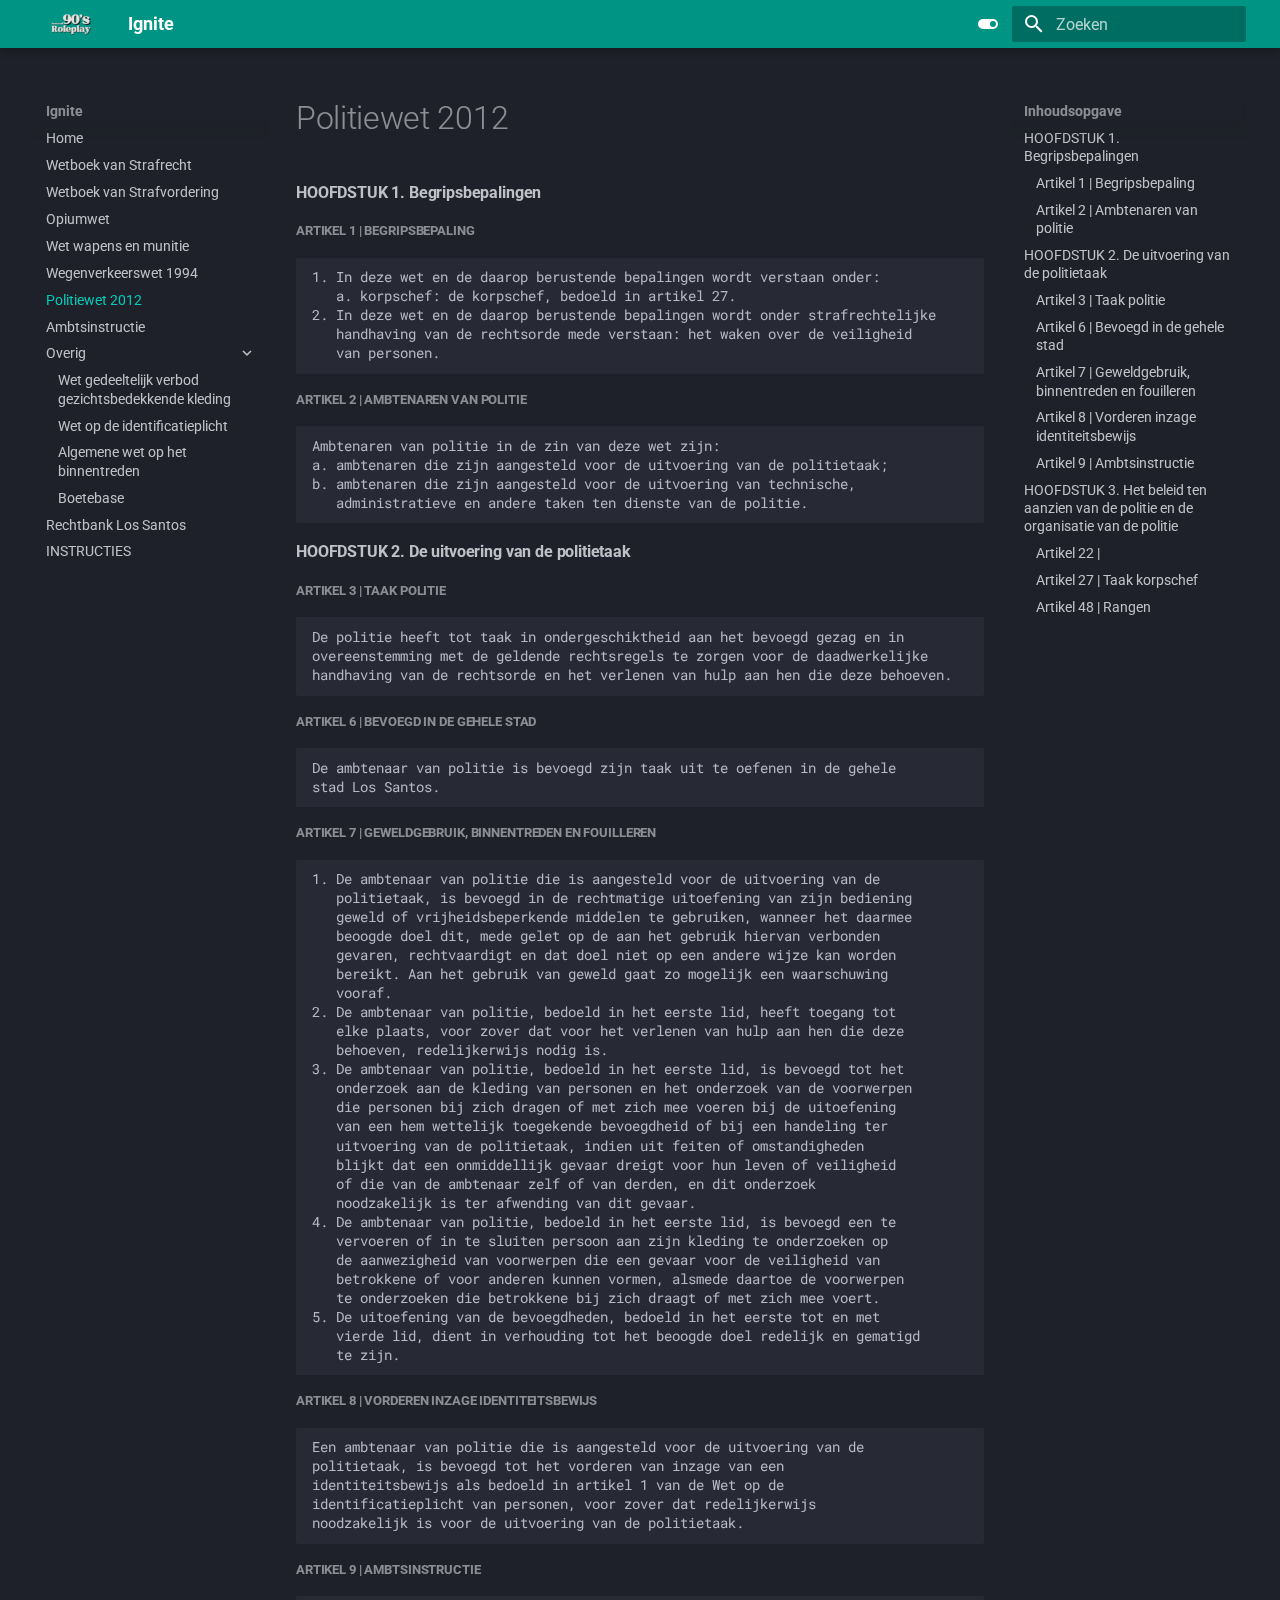
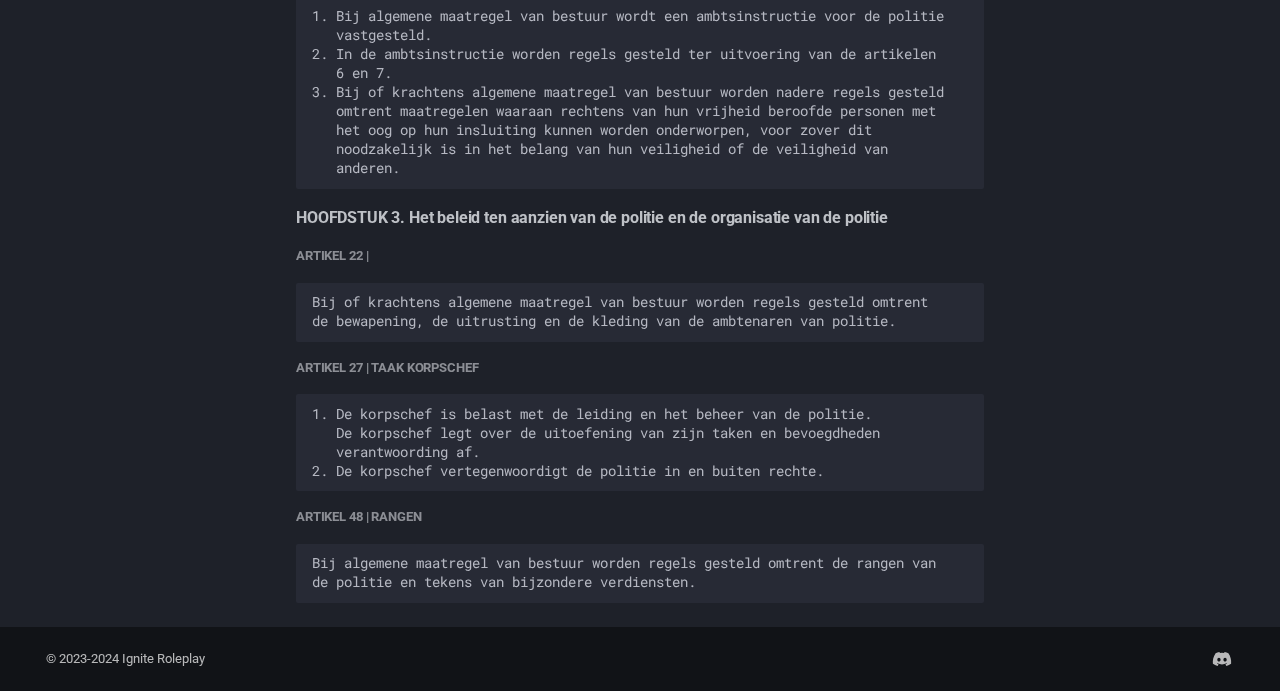
<file: polw2012/index.html>
<!doctype html>
<html lang="nl" class="no-js">
  <head>
    
      <meta charset="utf-8">
      <meta name="viewport" content="width=device-width,initial-scale=1">
      
      
      
      
        <link rel="prev" href="../wvw/">
      
      
        <link rel="next" href="../ambts/">
      
      
      <link rel="icon" href="../img/logo.png">
      <meta name="generator" content="mkdocs-1.5.3, mkdocs-material-9.5.15">
    
    
      
        <title>Politiewet 2012 - Ignite</title>
      
    
    
      <link rel="stylesheet" href="../assets/stylesheets/main.7e359304.min.css">
      
        
        <link rel="stylesheet" href="../assets/stylesheets/palette.06af60db.min.css">
      
      
  
  
    
    
  
    
    
  
    
    
  
    
    
  
    
    
  
    
    
  
    
    
  
    
    
  
    
    
  
    
    
  
    
    
  
    
    
  
  
  <style>:root{--md-admonition-icon--note:url('data:image/svg+xml;charset=utf-8,<svg xmlns="http://www.w3.org/2000/svg" viewBox="0 0 16 16"><path d="M1 7.775V2.75C1 1.784 1.784 1 2.75 1h5.025c.464 0 .91.184 1.238.513l6.25 6.25a1.75 1.75 0 0 1 0 2.474l-5.026 5.026a1.75 1.75 0 0 1-2.474 0l-6.25-6.25A1.752 1.752 0 0 1 1 7.775Zm1.5 0c0 .066.026.13.073.177l6.25 6.25a.25.25 0 0 0 .354 0l5.025-5.025a.25.25 0 0 0 0-.354l-6.25-6.25a.25.25 0 0 0-.177-.073H2.75a.25.25 0 0 0-.25.25ZM6 5a1 1 0 1 1 0 2 1 1 0 0 1 0-2Z"/></svg>');--md-admonition-icon--abstract:url('data:image/svg+xml;charset=utf-8,<svg xmlns="http://www.w3.org/2000/svg" viewBox="0 0 16 16"><path d="M2.5 1.75v11.5c0 .138.112.25.25.25h3.17a.75.75 0 0 1 0 1.5H2.75A1.75 1.75 0 0 1 1 13.25V1.75C1 .784 1.784 0 2.75 0h8.5C12.216 0 13 .784 13 1.75v7.736a.75.75 0 0 1-1.5 0V1.75a.25.25 0 0 0-.25-.25h-8.5a.25.25 0 0 0-.25.25Zm13.274 9.537v-.001l-4.557 4.45a.75.75 0 0 1-1.055-.008l-1.943-1.95a.75.75 0 0 1 1.062-1.058l1.419 1.425 4.026-3.932a.75.75 0 1 1 1.048 1.074ZM4.75 4h4.5a.75.75 0 0 1 0 1.5h-4.5a.75.75 0 0 1 0-1.5ZM4 7.75A.75.75 0 0 1 4.75 7h2a.75.75 0 0 1 0 1.5h-2A.75.75 0 0 1 4 7.75Z"/></svg>');--md-admonition-icon--info:url('data:image/svg+xml;charset=utf-8,<svg xmlns="http://www.w3.org/2000/svg" viewBox="0 0 16 16"><path d="M0 8a8 8 0 1 1 16 0A8 8 0 0 1 0 8Zm8-6.5a6.5 6.5 0 1 0 0 13 6.5 6.5 0 0 0 0-13ZM6.5 7.75A.75.75 0 0 1 7.25 7h1a.75.75 0 0 1 .75.75v2.75h.25a.75.75 0 0 1 0 1.5h-2a.75.75 0 0 1 0-1.5h.25v-2h-.25a.75.75 0 0 1-.75-.75ZM8 6a1 1 0 1 1 0-2 1 1 0 0 1 0 2Z"/></svg>');--md-admonition-icon--tip:url('data:image/svg+xml;charset=utf-8,<svg xmlns="http://www.w3.org/2000/svg" viewBox="0 0 16 16"><path d="M3.499.75a.75.75 0 0 1 1.5 0v.996C5.9 2.903 6.793 3.65 7.662 4.376l.24.202c-.036-.694.055-1.422.426-2.163C9.1.873 10.794-.045 12.622.26 14.408.558 16 1.94 16 4.25c0 1.278-.954 2.575-2.44 2.734l.146.508.065.22c.203.701.412 1.455.476 2.226.142 1.707-.4 3.03-1.487 3.898C11.714 14.671 10.27 15 8.75 15h-6a.75.75 0 0 1 0-1.5h1.376a4.484 4.484 0 0 1-.563-1.191 3.835 3.835 0 0 1-.05-2.063 4.647 4.647 0 0 1-2.025-.293.75.75 0 0 1 .525-1.406c1.357.507 2.376-.006 2.698-.318l.009-.01a.747.747 0 0 1 1.06 0 .748.748 0 0 1-.012 1.074c-.912.92-.992 1.835-.768 2.586.221.74.745 1.337 1.196 1.621H8.75c1.343 0 2.398-.296 3.074-.836.635-.507 1.036-1.31.928-2.602-.05-.603-.216-1.224-.422-1.93l-.064-.221c-.12-.407-.246-.84-.353-1.29a2.425 2.425 0 0 1-.507-.441 3.075 3.075 0 0 1-.633-1.248.75.75 0 0 1 1.455-.364c.046.185.144.436.31.627.146.168.353.305.712.305.738 0 1.25-.615 1.25-1.25 0-1.47-.95-2.315-2.123-2.51-1.172-.196-2.227.387-2.706 1.345-.46.92-.27 1.774.019 3.062l.042.19a.884.884 0 0 1 .01.05c.348.443.666.949.94 1.553a.75.75 0 1 1-1.365.62c-.553-1.217-1.32-1.94-2.3-2.768L6.7 5.527c-.814-.68-1.75-1.462-2.692-2.619a3.737 3.737 0 0 0-1.023.88c-.406.495-.663 1.036-.722 1.508.116.122.306.21.591.239.388.038.797-.06 1.032-.19a.75.75 0 0 1 .728 1.31c-.515.287-1.23.439-1.906.373-.682-.067-1.473-.38-1.879-1.193L.75 5.677V5.5c0-.984.48-1.94 1.077-2.664.46-.559 1.05-1.055 1.673-1.353V.75Z"/></svg>');--md-admonition-icon--success:url('data:image/svg+xml;charset=utf-8,<svg xmlns="http://www.w3.org/2000/svg" viewBox="0 0 16 16"><path d="M13.78 4.22a.75.75 0 0 1 0 1.06l-7.25 7.25a.75.75 0 0 1-1.06 0L2.22 9.28a.751.751 0 0 1 .018-1.042.751.751 0 0 1 1.042-.018L6 10.94l6.72-6.72a.75.75 0 0 1 1.06 0Z"/></svg>');--md-admonition-icon--question:url('data:image/svg+xml;charset=utf-8,<svg xmlns="http://www.w3.org/2000/svg" viewBox="0 0 16 16"><path d="M0 8a8 8 0 1 1 16 0A8 8 0 0 1 0 8Zm8-6.5a6.5 6.5 0 1 0 0 13 6.5 6.5 0 0 0 0-13ZM6.92 6.085h.001a.749.749 0 1 1-1.342-.67c.169-.339.436-.701.849-.977C6.845 4.16 7.369 4 8 4a2.756 2.756 0 0 1 1.637.525c.503.377.863.965.863 1.725 0 .448-.115.83-.329 1.15-.205.307-.47.513-.692.662-.109.072-.22.138-.313.195l-.006.004a6.24 6.24 0 0 0-.26.16.952.952 0 0 0-.276.245.75.75 0 0 1-1.248-.832c.184-.264.42-.489.692-.661.103-.067.207-.132.313-.195l.007-.004c.1-.061.182-.11.258-.161a.969.969 0 0 0 .277-.245C8.96 6.514 9 6.427 9 6.25a.612.612 0 0 0-.262-.525A1.27 1.27 0 0 0 8 5.5c-.369 0-.595.09-.74.187a1.01 1.01 0 0 0-.34.398ZM9 11a1 1 0 1 1-2 0 1 1 0 0 1 2 0Z"/></svg>');--md-admonition-icon--warning:url('data:image/svg+xml;charset=utf-8,<svg xmlns="http://www.w3.org/2000/svg" viewBox="0 0 16 16"><path d="M6.457 1.047c.659-1.234 2.427-1.234 3.086 0l6.082 11.378A1.75 1.75 0 0 1 14.082 15H1.918a1.75 1.75 0 0 1-1.543-2.575Zm1.763.707a.25.25 0 0 0-.44 0L1.698 13.132a.25.25 0 0 0 .22.368h12.164a.25.25 0 0 0 .22-.368Zm.53 3.996v2.5a.75.75 0 0 1-1.5 0v-2.5a.75.75 0 0 1 1.5 0ZM9 11a1 1 0 1 1-2 0 1 1 0 0 1 2 0Z"/></svg>');--md-admonition-icon--failure:url('data:image/svg+xml;charset=utf-8,<svg xmlns="http://www.w3.org/2000/svg" viewBox="0 0 16 16"><path d="M2.344 2.343h-.001a8 8 0 0 1 11.314 11.314A8.002 8.002 0 0 1 .234 10.089a8 8 0 0 1 2.11-7.746Zm1.06 10.253a6.5 6.5 0 1 0 9.108-9.275 6.5 6.5 0 0 0-9.108 9.275ZM6.03 4.97 8 6.94l1.97-1.97a.749.749 0 0 1 1.275.326.749.749 0 0 1-.215.734L9.06 8l1.97 1.97a.749.749 0 0 1-.326 1.275.749.749 0 0 1-.734-.215L8 9.06l-1.97 1.97a.749.749 0 0 1-1.275-.326.749.749 0 0 1 .215-.734L6.94 8 4.97 6.03a.751.751 0 0 1 .018-1.042.751.751 0 0 1 1.042-.018Z"/></svg>');--md-admonition-icon--danger:url('data:image/svg+xml;charset=utf-8,<svg xmlns="http://www.w3.org/2000/svg" viewBox="0 0 16 16"><path d="M9.504.43a1.516 1.516 0 0 1 2.437 1.713L10.415 5.5h2.123c1.57 0 2.346 1.909 1.22 3.004l-7.34 7.142a1.249 1.249 0 0 1-.871.354h-.302a1.25 1.25 0 0 1-1.157-1.723L5.633 10.5H3.462c-1.57 0-2.346-1.909-1.22-3.004L9.503.429Zm1.047 1.074L3.286 8.571A.25.25 0 0 0 3.462 9H6.75a.75.75 0 0 1 .694 1.034l-1.713 4.188 6.982-6.793A.25.25 0 0 0 12.538 7H9.25a.75.75 0 0 1-.683-1.06l2.008-4.418.003-.006a.036.036 0 0 0-.004-.009l-.006-.006-.008-.001c-.003 0-.006.002-.009.004Z"/></svg>');--md-admonition-icon--bug:url('data:image/svg+xml;charset=utf-8,<svg xmlns="http://www.w3.org/2000/svg" viewBox="0 0 16 16"><path d="M4.72.22a.75.75 0 0 1 1.06 0l1 .999a3.488 3.488 0 0 1 2.441 0l.999-1a.748.748 0 0 1 1.265.332.75.75 0 0 1-.205.729l-.775.776c.616.63.995 1.493.995 2.444v.327c0 .1-.009.197-.025.292.408.14.764.392 1.029.722l1.968-.787a.75.75 0 0 1 .556 1.392L13 7.258V9h2.25a.75.75 0 0 1 0 1.5H13v.5c0 .409-.049.806-.141 1.186l2.17.868a.75.75 0 0 1-.557 1.392l-2.184-.873A4.997 4.997 0 0 1 8 16a4.997 4.997 0 0 1-4.288-2.427l-2.183.873a.75.75 0 0 1-.558-1.392l2.17-.868A5.036 5.036 0 0 1 3 11v-.5H.75a.75.75 0 0 1 0-1.5H3V7.258L.971 6.446a.75.75 0 0 1 .558-1.392l1.967.787c.265-.33.62-.583 1.03-.722a1.677 1.677 0 0 1-.026-.292V4.5c0-.951.38-1.814.995-2.444L4.72 1.28a.75.75 0 0 1 0-1.06Zm.53 6.28a.75.75 0 0 0-.75.75V11a3.5 3.5 0 1 0 7 0V7.25a.75.75 0 0 0-.75-.75ZM6.173 5h3.654A.172.172 0 0 0 10 4.827V4.5a2 2 0 1 0-4 0v.327c0 .096.077.173.173.173Z"/></svg>');--md-admonition-icon--example:url('data:image/svg+xml;charset=utf-8,<svg xmlns="http://www.w3.org/2000/svg" viewBox="0 0 16 16"><path d="M5 5.782V2.5h-.25a.75.75 0 0 1 0-1.5h6.5a.75.75 0 0 1 0 1.5H11v3.282l3.666 5.76C15.619 13.04 14.543 15 12.767 15H3.233c-1.776 0-2.852-1.96-1.899-3.458Zm-2.4 6.565a.75.75 0 0 0 .633 1.153h9.534a.75.75 0 0 0 .633-1.153L12.225 10.5h-8.45ZM9.5 2.5h-3V6c0 .143-.04.283-.117.403L4.73 9h6.54L9.617 6.403A.746.746 0 0 1 9.5 6Z"/></svg>');--md-admonition-icon--quote:url('data:image/svg+xml;charset=utf-8,<svg xmlns="http://www.w3.org/2000/svg" viewBox="0 0 16 16"><path d="M1.75 2.5h10.5a.75.75 0 0 1 0 1.5H1.75a.75.75 0 0 1 0-1.5Zm4 5h8.5a.75.75 0 0 1 0 1.5h-8.5a.75.75 0 0 1 0-1.5Zm0 5h8.5a.75.75 0 0 1 0 1.5h-8.5a.75.75 0 0 1 0-1.5ZM2.5 7.75v6a.75.75 0 0 1-1.5 0v-6a.75.75 0 0 1 1.5 0Z"/></svg>');}</style>



    
    
      
    
    
      
        
        
        <link rel="preconnect" href="https://fonts.gstatic.com" crossorigin>
        <link rel="stylesheet" href="https://fonts.googleapis.com/css?family=Roboto:300,300i,400,400i,700,700i%7CRoboto+Mono:400,400i,700,700i&display=fallback">
        <style>:root{--md-text-font:"Roboto";--md-code-font:"Roboto Mono"}</style>
      
    
    
    <script>__md_scope=new URL("..",location),__md_hash=e=>[...e].reduce((e,_)=>(e<<5)-e+_.charCodeAt(0),0),__md_get=(e,_=localStorage,t=__md_scope)=>JSON.parse(_.getItem(t.pathname+"."+e)),__md_set=(e,_,t=localStorage,a=__md_scope)=>{try{t.setItem(a.pathname+"."+e,JSON.stringify(_))}catch(e){}}</script>
    
      

    
    
    
  </head>
  
  
    
    
      
    
    
    
    
    <body dir="ltr" data-md-color-scheme="slate" data-md-color-primary="teal" data-md-color-accent="teal">
  
    
    <input class="md-toggle" data-md-toggle="drawer" type="checkbox" id="__drawer" autocomplete="off">
    <input class="md-toggle" data-md-toggle="search" type="checkbox" id="__search" autocomplete="off">
    <label class="md-overlay" for="__drawer"></label>
    <div data-md-component="skip">
      
        
        <a href="#politiewet-2012" class="md-skip">
          Ga naar inhoud
        </a>
      
    </div>
    <div data-md-component="announce">
      
    </div>
    
    
      

  

<header class="md-header md-header--shadow" data-md-component="header">
  <nav class="md-header__inner md-grid" aria-label="Header">
    <a href=".." title="Ignite" class="md-header__button md-logo" aria-label="Ignite" data-md-component="logo">
      
  <img src="../img/logo.webp" alt="logo">

    </a>
    <label class="md-header__button md-icon" for="__drawer">
      
      <svg xmlns="http://www.w3.org/2000/svg" viewBox="0 0 24 24"><path d="M3 6h18v2H3V6m0 5h18v2H3v-2m0 5h18v2H3v-2Z"/></svg>
    </label>
    <div class="md-header__title" data-md-component="header-title">
      <div class="md-header__ellipsis">
        <div class="md-header__topic">
          <span class="md-ellipsis">
            Ignite
          </span>
        </div>
        <div class="md-header__topic" data-md-component="header-topic">
          <span class="md-ellipsis">
            
              Politiewet 2012
            
          </span>
        </div>
      </div>
    </div>
    
      
        <form class="md-header__option" data-md-component="palette">
  
    
    
    
    <input class="md-option" data-md-color-media="" data-md-color-scheme="slate" data-md-color-primary="teal" data-md-color-accent="teal"  aria-label="Overschakelen naar light mode"  type="radio" name="__palette" id="__palette_0">
    
      <label class="md-header__button md-icon" title="Overschakelen naar light mode" for="__palette_1" hidden>
        <svg xmlns="http://www.w3.org/2000/svg" viewBox="0 0 24 24"><path d="M17 7H7a5 5 0 0 0-5 5 5 5 0 0 0 5 5h10a5 5 0 0 0 5-5 5 5 0 0 0-5-5m0 8a3 3 0 0 1-3-3 3 3 0 0 1 3-3 3 3 0 0 1 3 3 3 3 0 0 1-3 3Z"/></svg>
      </label>
    
  
    
    
    
    <input class="md-option" data-md-color-media="" data-md-color-scheme="default" data-md-color-primary="teal" data-md-color-accent="teal"  aria-label="Overschakelen naar dark mode"  type="radio" name="__palette" id="__palette_1">
    
      <label class="md-header__button md-icon" title="Overschakelen naar dark mode" for="__palette_0" hidden>
        <svg xmlns="http://www.w3.org/2000/svg" viewBox="0 0 24 24"><path d="M17 6H7c-3.31 0-6 2.69-6 6s2.69 6 6 6h10c3.31 0 6-2.69 6-6s-2.69-6-6-6zm0 10H7c-2.21 0-4-1.79-4-4s1.79-4 4-4h10c2.21 0 4 1.79 4 4s-1.79 4-4 4zM7 9c-1.66 0-3 1.34-3 3s1.34 3 3 3 3-1.34 3-3-1.34-3-3-3z"/></svg>
      </label>
    
  
</form>
      
    
    
      <script>var media,input,key,value,palette=__md_get("__palette");if(palette&&palette.color){"(prefers-color-scheme)"===palette.color.media&&(media=matchMedia("(prefers-color-scheme: light)"),input=document.querySelector(media.matches?"[data-md-color-media='(prefers-color-scheme: light)']":"[data-md-color-media='(prefers-color-scheme: dark)']"),palette.color.media=input.getAttribute("data-md-color-media"),palette.color.scheme=input.getAttribute("data-md-color-scheme"),palette.color.primary=input.getAttribute("data-md-color-primary"),palette.color.accent=input.getAttribute("data-md-color-accent"));for([key,value]of Object.entries(palette.color))document.body.setAttribute("data-md-color-"+key,value)}</script>
    
    
    
      <label class="md-header__button md-icon" for="__search">
        
        <svg xmlns="http://www.w3.org/2000/svg" viewBox="0 0 24 24"><path d="M9.5 3A6.5 6.5 0 0 1 16 9.5c0 1.61-.59 3.09-1.56 4.23l.27.27h.79l5 5-1.5 1.5-5-5v-.79l-.27-.27A6.516 6.516 0 0 1 9.5 16 6.5 6.5 0 0 1 3 9.5 6.5 6.5 0 0 1 9.5 3m0 2C7 5 5 7 5 9.5S7 14 9.5 14 14 12 14 9.5 12 5 9.5 5Z"/></svg>
      </label>
      <div class="md-search" data-md-component="search" role="dialog">
  <label class="md-search__overlay" for="__search"></label>
  <div class="md-search__inner" role="search">
    <form class="md-search__form" name="search">
      <input type="text" class="md-search__input" name="query" aria-label="Zoeken" placeholder="Zoeken" autocapitalize="off" autocorrect="off" autocomplete="off" spellcheck="false" data-md-component="search-query" required>
      <label class="md-search__icon md-icon" for="__search">
        
        <svg xmlns="http://www.w3.org/2000/svg" viewBox="0 0 24 24"><path d="M9.5 3A6.5 6.5 0 0 1 16 9.5c0 1.61-.59 3.09-1.56 4.23l.27.27h.79l5 5-1.5 1.5-5-5v-.79l-.27-.27A6.516 6.516 0 0 1 9.5 16 6.5 6.5 0 0 1 3 9.5 6.5 6.5 0 0 1 9.5 3m0 2C7 5 5 7 5 9.5S7 14 9.5 14 14 12 14 9.5 12 5 9.5 5Z"/></svg>
        
        <svg xmlns="http://www.w3.org/2000/svg" viewBox="0 0 24 24"><path d="M20 11v2H8l5.5 5.5-1.42 1.42L4.16 12l7.92-7.92L13.5 5.5 8 11h12Z"/></svg>
      </label>
      <nav class="md-search__options" aria-label="Zoeken">
        
        <button type="reset" class="md-search__icon md-icon" title="Leegmaken" aria-label="Leegmaken" tabindex="-1">
          
          <svg xmlns="http://www.w3.org/2000/svg" viewBox="0 0 24 24"><path d="M19 6.41 17.59 5 12 10.59 6.41 5 5 6.41 10.59 12 5 17.59 6.41 19 12 13.41 17.59 19 19 17.59 13.41 12 19 6.41Z"/></svg>
        </button>
      </nav>
      
    </form>
    <div class="md-search__output">
      <div class="md-search__scrollwrap" data-md-scrollfix>
        <div class="md-search-result" data-md-component="search-result">
          <div class="md-search-result__meta">
            Zoeken initialiseren
          </div>
          <ol class="md-search-result__list" role="presentation"></ol>
        </div>
      </div>
    </div>
  </div>
</div>
    
    
  </nav>
  
</header>
    
    <div class="md-container" data-md-component="container">
      
      
        
          
        
      
      <main class="md-main" data-md-component="main">
        <div class="md-main__inner md-grid">
          
            
              
              <div class="md-sidebar md-sidebar--primary" data-md-component="sidebar" data-md-type="navigation" >
                <div class="md-sidebar__scrollwrap">
                  <div class="md-sidebar__inner">
                    



<nav class="md-nav md-nav--primary" aria-label="Navigatie" data-md-level="0">
  <label class="md-nav__title" for="__drawer">
    <a href=".." title="Ignite" class="md-nav__button md-logo" aria-label="Ignite" data-md-component="logo">
      
  <img src="../img/logo.webp" alt="logo">

    </a>
    Ignite
  </label>
  
  <ul class="md-nav__list" data-md-scrollfix>
    
      
      
  
  
  
  
    <li class="md-nav__item">
      <a href=".." class="md-nav__link">
        
  
  <span class="md-ellipsis">
    Home
  </span>
  

      </a>
    </li>
  

    
      
      
  
  
  
  
    <li class="md-nav__item">
      <a href="../sr/" class="md-nav__link">
        
  
  <span class="md-ellipsis">
    Wetboek van Strafrecht
  </span>
  

      </a>
    </li>
  

    
      
      
  
  
  
  
    <li class="md-nav__item">
      <a href="../sv/" class="md-nav__link">
        
  
  <span class="md-ellipsis">
    Wetboek van Strafvordering
  </span>
  

      </a>
    </li>
  

    
      
      
  
  
  
  
    <li class="md-nav__item">
      <a href="../opw/" class="md-nav__link">
        
  
  <span class="md-ellipsis">
    Opiumwet
  </span>
  

      </a>
    </li>
  

    
      
      
  
  
  
  
    <li class="md-nav__item">
      <a href="../wwm/" class="md-nav__link">
        
  
  <span class="md-ellipsis">
    Wet wapens en munitie
  </span>
  

      </a>
    </li>
  

    
      
      
  
  
  
  
    <li class="md-nav__item">
      <a href="../wvw/" class="md-nav__link">
        
  
  <span class="md-ellipsis">
    Wegenverkeerswet 1994
  </span>
  

      </a>
    </li>
  

    
      
      
  
  
    
  
  
  
    <li class="md-nav__item md-nav__item--active">
      
      <input class="md-nav__toggle md-toggle" type="checkbox" id="__toc">
      
      
        
      
      
        <label class="md-nav__link md-nav__link--active" for="__toc">
          
  
  <span class="md-ellipsis">
    Politiewet 2012
  </span>
  

          <span class="md-nav__icon md-icon"></span>
        </label>
      
      <a href="./" class="md-nav__link md-nav__link--active">
        
  
  <span class="md-ellipsis">
    Politiewet 2012
  </span>
  

      </a>
      
        

<nav class="md-nav md-nav--secondary" aria-label="Inhoudsopgave">
  
  
  
    
  
  
    <label class="md-nav__title" for="__toc">
      <span class="md-nav__icon md-icon"></span>
      Inhoudsopgave
    </label>
    <ul class="md-nav__list" data-md-component="toc" data-md-scrollfix>
      
        <li class="md-nav__item">
  <a href="#hoofdstuk-1-begripsbepalingen" class="md-nav__link">
    <span class="md-ellipsis">
      HOOFDSTUK 1. Begripsbepalingen
    </span>
  </a>
  
    <nav class="md-nav" aria-label="HOOFDSTUK 1. Begripsbepalingen">
      <ul class="md-nav__list">
        
          <li class="md-nav__item">
  <a href="#artikel-1-begripsbepaling" class="md-nav__link">
    <span class="md-ellipsis">
      Artikel 1 | Begripsbepaling
    </span>
  </a>
  
</li>
        
          <li class="md-nav__item">
  <a href="#artikel-2-ambtenaren-van-politie" class="md-nav__link">
    <span class="md-ellipsis">
      Artikel 2 | Ambtenaren van politie
    </span>
  </a>
  
</li>
        
      </ul>
    </nav>
  
</li>
      
        <li class="md-nav__item">
  <a href="#hoofdstuk-2-de-uitvoering-van-de-politietaak" class="md-nav__link">
    <span class="md-ellipsis">
      HOOFDSTUK 2. De uitvoering van de politietaak
    </span>
  </a>
  
    <nav class="md-nav" aria-label="HOOFDSTUK 2. De uitvoering van de politietaak">
      <ul class="md-nav__list">
        
          <li class="md-nav__item">
  <a href="#artikel-3-taak-politie" class="md-nav__link">
    <span class="md-ellipsis">
      Artikel 3 | Taak politie
    </span>
  </a>
  
</li>
        
          <li class="md-nav__item">
  <a href="#artikel-6-bevoegd-in-de-gehele-stad" class="md-nav__link">
    <span class="md-ellipsis">
      Artikel 6 | Bevoegd in de gehele stad
    </span>
  </a>
  
</li>
        
          <li class="md-nav__item">
  <a href="#artikel-7-geweldgebruik-binnentreden-en-fouilleren" class="md-nav__link">
    <span class="md-ellipsis">
      Artikel 7 | Geweldgebruik, binnentreden en fouilleren
    </span>
  </a>
  
</li>
        
          <li class="md-nav__item">
  <a href="#artikel-8-vorderen-inzage-identiteitsbewijs" class="md-nav__link">
    <span class="md-ellipsis">
      Artikel 8 | Vorderen inzage identiteitsbewijs
    </span>
  </a>
  
</li>
        
          <li class="md-nav__item">
  <a href="#artikel-9-ambtsinstructie" class="md-nav__link">
    <span class="md-ellipsis">
      Artikel 9 | Ambtsinstructie
    </span>
  </a>
  
</li>
        
      </ul>
    </nav>
  
</li>
      
        <li class="md-nav__item">
  <a href="#hoofdstuk-3-het-beleid-ten-aanzien-van-de-politie-en-de-organisatie-van-de-politie" class="md-nav__link">
    <span class="md-ellipsis">
      HOOFDSTUK 3. Het beleid ten aanzien van de politie en de organisatie van de politie
    </span>
  </a>
  
    <nav class="md-nav" aria-label="HOOFDSTUK 3. Het beleid ten aanzien van de politie en de organisatie van de politie">
      <ul class="md-nav__list">
        
          <li class="md-nav__item">
  <a href="#artikel-22" class="md-nav__link">
    <span class="md-ellipsis">
      Artikel 22 |
    </span>
  </a>
  
</li>
        
          <li class="md-nav__item">
  <a href="#artikel-27-taak-korpschef" class="md-nav__link">
    <span class="md-ellipsis">
      Artikel 27 | Taak korpschef
    </span>
  </a>
  
</li>
        
          <li class="md-nav__item">
  <a href="#artikel-48-rangen" class="md-nav__link">
    <span class="md-ellipsis">
      Artikel 48 | Rangen
    </span>
  </a>
  
</li>
        
      </ul>
    </nav>
  
</li>
      
    </ul>
  
</nav>
      
    </li>
  

    
      
      
  
  
  
  
    <li class="md-nav__item">
      <a href="../ambts/" class="md-nav__link">
        
  
  <span class="md-ellipsis">
    Ambtsinstructie
  </span>
  

      </a>
    </li>
  

    
      
      
  
  
  
  
    
    
      
        
      
        
      
        
      
        
      
    
    
    
    <li class="md-nav__item md-nav__item--nested">
      
        
        
          
        
        <input class="md-nav__toggle md-toggle md-toggle--indeterminate" type="checkbox" id="__nav_9" >
        
          
          <label class="md-nav__link" for="__nav_9" id="__nav_9_label" tabindex="0">
            
  
  <span class="md-ellipsis">
    Overig
  </span>
  

            <span class="md-nav__icon md-icon"></span>
          </label>
        
        <nav class="md-nav" data-md-level="1" aria-labelledby="__nav_9_label" aria-expanded="false">
          <label class="md-nav__title" for="__nav_9">
            <span class="md-nav__icon md-icon"></span>
            Overig
          </label>
          <ul class="md-nav__list" data-md-scrollfix>
            
              
                
  
  
  
  
    <li class="md-nav__item">
      <a href="../overig/wgvgk/" class="md-nav__link">
        
  
  <span class="md-ellipsis">
    Wet gedeeltelijk verbod gezichtsbedekkende kleding
  </span>
  

      </a>
    </li>
  

              
            
              
                
  
  
  
  
    <li class="md-nav__item">
      <a href="../overig/wid/" class="md-nav__link">
        
  
  <span class="md-ellipsis">
    Wet op de identificatieplicht
  </span>
  

      </a>
    </li>
  

              
            
              
                
  
  
  
  
    <li class="md-nav__item">
      <a href="../overig/awbi/" class="md-nav__link">
        
  
  <span class="md-ellipsis">
    Algemene wet op het binnentreden
  </span>
  

      </a>
    </li>
  

              
            
              
                
  
  
  
  
    <li class="md-nav__item">
      <a href="../overig/bb/" class="md-nav__link">
        
  
  <span class="md-ellipsis">
    Boetebase
  </span>
  

      </a>
    </li>
  

              
            
          </ul>
        </nav>
      
    </li>
  

    
      
      
  
  
  
  
    <li class="md-nav__item">
      <a href="../rechtbank/" class="md-nav__link">
        
  
  <span class="md-ellipsis">
    Rechtbank Los Santos
  </span>
  

      </a>
    </li>
  

    
      
      
  
  
  
  
    <li class="md-nav__item">
      <a href="../overzicht/" class="md-nav__link">
        
  
  <span class="md-ellipsis">
    INSTRUCTIES
  </span>
  

      </a>
    </li>
  

    
  </ul>
</nav>
                  </div>
                </div>
              </div>
            
            
              
              <div class="md-sidebar md-sidebar--secondary" data-md-component="sidebar" data-md-type="toc" >
                <div class="md-sidebar__scrollwrap">
                  <div class="md-sidebar__inner">
                    

<nav class="md-nav md-nav--secondary" aria-label="Inhoudsopgave">
  
  
  
    
  
  
    <label class="md-nav__title" for="__toc">
      <span class="md-nav__icon md-icon"></span>
      Inhoudsopgave
    </label>
    <ul class="md-nav__list" data-md-component="toc" data-md-scrollfix>
      
        <li class="md-nav__item">
  <a href="#hoofdstuk-1-begripsbepalingen" class="md-nav__link">
    <span class="md-ellipsis">
      HOOFDSTUK 1. Begripsbepalingen
    </span>
  </a>
  
    <nav class="md-nav" aria-label="HOOFDSTUK 1. Begripsbepalingen">
      <ul class="md-nav__list">
        
          <li class="md-nav__item">
  <a href="#artikel-1-begripsbepaling" class="md-nav__link">
    <span class="md-ellipsis">
      Artikel 1 | Begripsbepaling
    </span>
  </a>
  
</li>
        
          <li class="md-nav__item">
  <a href="#artikel-2-ambtenaren-van-politie" class="md-nav__link">
    <span class="md-ellipsis">
      Artikel 2 | Ambtenaren van politie
    </span>
  </a>
  
</li>
        
      </ul>
    </nav>
  
</li>
      
        <li class="md-nav__item">
  <a href="#hoofdstuk-2-de-uitvoering-van-de-politietaak" class="md-nav__link">
    <span class="md-ellipsis">
      HOOFDSTUK 2. De uitvoering van de politietaak
    </span>
  </a>
  
    <nav class="md-nav" aria-label="HOOFDSTUK 2. De uitvoering van de politietaak">
      <ul class="md-nav__list">
        
          <li class="md-nav__item">
  <a href="#artikel-3-taak-politie" class="md-nav__link">
    <span class="md-ellipsis">
      Artikel 3 | Taak politie
    </span>
  </a>
  
</li>
        
          <li class="md-nav__item">
  <a href="#artikel-6-bevoegd-in-de-gehele-stad" class="md-nav__link">
    <span class="md-ellipsis">
      Artikel 6 | Bevoegd in de gehele stad
    </span>
  </a>
  
</li>
        
          <li class="md-nav__item">
  <a href="#artikel-7-geweldgebruik-binnentreden-en-fouilleren" class="md-nav__link">
    <span class="md-ellipsis">
      Artikel 7 | Geweldgebruik, binnentreden en fouilleren
    </span>
  </a>
  
</li>
        
          <li class="md-nav__item">
  <a href="#artikel-8-vorderen-inzage-identiteitsbewijs" class="md-nav__link">
    <span class="md-ellipsis">
      Artikel 8 | Vorderen inzage identiteitsbewijs
    </span>
  </a>
  
</li>
        
          <li class="md-nav__item">
  <a href="#artikel-9-ambtsinstructie" class="md-nav__link">
    <span class="md-ellipsis">
      Artikel 9 | Ambtsinstructie
    </span>
  </a>
  
</li>
        
      </ul>
    </nav>
  
</li>
      
        <li class="md-nav__item">
  <a href="#hoofdstuk-3-het-beleid-ten-aanzien-van-de-politie-en-de-organisatie-van-de-politie" class="md-nav__link">
    <span class="md-ellipsis">
      HOOFDSTUK 3. Het beleid ten aanzien van de politie en de organisatie van de politie
    </span>
  </a>
  
    <nav class="md-nav" aria-label="HOOFDSTUK 3. Het beleid ten aanzien van de politie en de organisatie van de politie">
      <ul class="md-nav__list">
        
          <li class="md-nav__item">
  <a href="#artikel-22" class="md-nav__link">
    <span class="md-ellipsis">
      Artikel 22 |
    </span>
  </a>
  
</li>
        
          <li class="md-nav__item">
  <a href="#artikel-27-taak-korpschef" class="md-nav__link">
    <span class="md-ellipsis">
      Artikel 27 | Taak korpschef
    </span>
  </a>
  
</li>
        
          <li class="md-nav__item">
  <a href="#artikel-48-rangen" class="md-nav__link">
    <span class="md-ellipsis">
      Artikel 48 | Rangen
    </span>
  </a>
  
</li>
        
      </ul>
    </nav>
  
</li>
      
    </ul>
  
</nav>
                  </div>
                </div>
              </div>
            
          
          
            <div class="md-content" data-md-component="content">
              <article class="md-content__inner md-typeset">
                
                  


<h1 id="politiewet-2012">Politiewet 2012</h1>
<h4 id="hoofdstuk-1-begripsbepalingen">HOOFDSTUK 1. Begripsbepalingen</h4>
<h5 id="artikel-1-begripsbepaling">Artikel 1 | Begripsbepaling</h5>
<div class="highlight"><pre><span></span><code><a id="__codelineno-0-1" name="__codelineno-0-1" href="#__codelineno-0-1"></a>1. In deze wet en de daarop berustende bepalingen wordt verstaan onder:
<a id="__codelineno-0-2" name="__codelineno-0-2" href="#__codelineno-0-2"></a>   a. korpschef: de korpschef, bedoeld in artikel 27.
<a id="__codelineno-0-3" name="__codelineno-0-3" href="#__codelineno-0-3"></a>2. In deze wet en de daarop berustende bepalingen wordt onder strafrechtelijke 
<a id="__codelineno-0-4" name="__codelineno-0-4" href="#__codelineno-0-4"></a>   handhaving van de rechtsorde mede verstaan: het waken over de veiligheid 
<a id="__codelineno-0-5" name="__codelineno-0-5" href="#__codelineno-0-5"></a>   van personen.   
</code></pre></div>
<h5 id="artikel-2-ambtenaren-van-politie">Artikel 2 | Ambtenaren van politie</h5>
<div class="highlight"><pre><span></span><code><a id="__codelineno-1-1" name="__codelineno-1-1" href="#__codelineno-1-1"></a>Ambtenaren van politie in de zin van deze wet zijn:
<a id="__codelineno-1-2" name="__codelineno-1-2" href="#__codelineno-1-2"></a>a. ambtenaren die zijn aangesteld voor de uitvoering van de politietaak;
<a id="__codelineno-1-3" name="__codelineno-1-3" href="#__codelineno-1-3"></a>b. ambtenaren die zijn aangesteld voor de uitvoering van technische, 
<a id="__codelineno-1-4" name="__codelineno-1-4" href="#__codelineno-1-4"></a>   administratieve en andere taken ten dienste van de politie.
</code></pre></div>
<h4 id="hoofdstuk-2-de-uitvoering-van-de-politietaak">HOOFDSTUK 2. De uitvoering van de politietaak</h4>
<h5 id="artikel-3-taak-politie">Artikel 3 | Taak politie</h5>
<div class="highlight"><pre><span></span><code><a id="__codelineno-2-1" name="__codelineno-2-1" href="#__codelineno-2-1"></a>De politie heeft tot taak in ondergeschiktheid aan het bevoegd gezag en in 
<a id="__codelineno-2-2" name="__codelineno-2-2" href="#__codelineno-2-2"></a>overeenstemming met de geldende rechtsregels te zorgen voor de daadwerkelijke 
<a id="__codelineno-2-3" name="__codelineno-2-3" href="#__codelineno-2-3"></a>handhaving van de rechtsorde en het verlenen van hulp aan hen die deze behoeven.
</code></pre></div>
<h5 id="artikel-6-bevoegd-in-de-gehele-stad">Artikel 6 | Bevoegd in de gehele stad</h5>
<div class="highlight"><pre><span></span><code><a id="__codelineno-3-1" name="__codelineno-3-1" href="#__codelineno-3-1"></a>De ambtenaar van politie is bevoegd zijn taak uit te oefenen in de gehele 
<a id="__codelineno-3-2" name="__codelineno-3-2" href="#__codelineno-3-2"></a>stad Los Santos.
</code></pre></div>
<h5 id="artikel-7-geweldgebruik-binnentreden-en-fouilleren">Artikel 7 | Geweldgebruik, binnentreden en fouilleren</h5>
<div class="highlight"><pre><span></span><code><a id="__codelineno-4-1" name="__codelineno-4-1" href="#__codelineno-4-1"></a>1. De ambtenaar van politie die is aangesteld voor de uitvoering van de 
<a id="__codelineno-4-2" name="__codelineno-4-2" href="#__codelineno-4-2"></a>   politietaak, is bevoegd in de rechtmatige uitoefening van zijn bediening 
<a id="__codelineno-4-3" name="__codelineno-4-3" href="#__codelineno-4-3"></a>   geweld of vrijheidsbeperkende middelen te gebruiken, wanneer het daarmee 
<a id="__codelineno-4-4" name="__codelineno-4-4" href="#__codelineno-4-4"></a>   beoogde doel dit, mede gelet op de aan het gebruik hiervan verbonden 
<a id="__codelineno-4-5" name="__codelineno-4-5" href="#__codelineno-4-5"></a>   gevaren, rechtvaardigt en dat doel niet op een andere wijze kan worden 
<a id="__codelineno-4-6" name="__codelineno-4-6" href="#__codelineno-4-6"></a>   bereikt. Aan het gebruik van geweld gaat zo mogelijk een waarschuwing 
<a id="__codelineno-4-7" name="__codelineno-4-7" href="#__codelineno-4-7"></a>   vooraf.
<a id="__codelineno-4-8" name="__codelineno-4-8" href="#__codelineno-4-8"></a>2. De ambtenaar van politie, bedoeld in het eerste lid, heeft toegang tot 
<a id="__codelineno-4-9" name="__codelineno-4-9" href="#__codelineno-4-9"></a>   elke plaats, voor zover dat voor het verlenen van hulp aan hen die deze 
<a id="__codelineno-4-10" name="__codelineno-4-10" href="#__codelineno-4-10"></a>   behoeven, redelijkerwijs nodig is.
<a id="__codelineno-4-11" name="__codelineno-4-11" href="#__codelineno-4-11"></a>3. De ambtenaar van politie, bedoeld in het eerste lid, is bevoegd tot het 
<a id="__codelineno-4-12" name="__codelineno-4-12" href="#__codelineno-4-12"></a>   onderzoek aan de kleding van personen en het onderzoek van de voorwerpen 
<a id="__codelineno-4-13" name="__codelineno-4-13" href="#__codelineno-4-13"></a>   die personen bij zich dragen of met zich mee voeren bij de uitoefening 
<a id="__codelineno-4-14" name="__codelineno-4-14" href="#__codelineno-4-14"></a>   van een hem wettelijk toegekende bevoegdheid of bij een handeling ter 
<a id="__codelineno-4-15" name="__codelineno-4-15" href="#__codelineno-4-15"></a>   uitvoering van de politietaak, indien uit feiten of omstandigheden 
<a id="__codelineno-4-16" name="__codelineno-4-16" href="#__codelineno-4-16"></a>   blijkt dat een onmiddellijk gevaar dreigt voor hun leven of veiligheid 
<a id="__codelineno-4-17" name="__codelineno-4-17" href="#__codelineno-4-17"></a>   of die van de ambtenaar zelf of van derden, en dit onderzoek 
<a id="__codelineno-4-18" name="__codelineno-4-18" href="#__codelineno-4-18"></a>   noodzakelijk is ter afwending van dit gevaar.  
<a id="__codelineno-4-19" name="__codelineno-4-19" href="#__codelineno-4-19"></a>4. De ambtenaar van politie, bedoeld in het eerste lid, is bevoegd een te 
<a id="__codelineno-4-20" name="__codelineno-4-20" href="#__codelineno-4-20"></a>   vervoeren of in te sluiten persoon aan zijn kleding te onderzoeken op 
<a id="__codelineno-4-21" name="__codelineno-4-21" href="#__codelineno-4-21"></a>   de aanwezigheid van voorwerpen die een gevaar voor de veiligheid van 
<a id="__codelineno-4-22" name="__codelineno-4-22" href="#__codelineno-4-22"></a>   betrokkene of voor anderen kunnen vormen, alsmede daartoe de voorwerpen 
<a id="__codelineno-4-23" name="__codelineno-4-23" href="#__codelineno-4-23"></a>   te onderzoeken die betrokkene bij zich draagt of met zich mee voert.  
<a id="__codelineno-4-24" name="__codelineno-4-24" href="#__codelineno-4-24"></a>5. De uitoefening van de bevoegdheden, bedoeld in het eerste tot en met 
<a id="__codelineno-4-25" name="__codelineno-4-25" href="#__codelineno-4-25"></a>   vierde lid, dient in verhouding tot het beoogde doel redelijk en gematigd 
<a id="__codelineno-4-26" name="__codelineno-4-26" href="#__codelineno-4-26"></a>   te zijn.       
</code></pre></div>
<h5 id="artikel-8-vorderen-inzage-identiteitsbewijs">Artikel 8 | Vorderen inzage identiteitsbewijs</h5>
<div class="highlight"><pre><span></span><code><a id="__codelineno-5-1" name="__codelineno-5-1" href="#__codelineno-5-1"></a>Een ambtenaar van politie die is aangesteld voor de uitvoering van de 
<a id="__codelineno-5-2" name="__codelineno-5-2" href="#__codelineno-5-2"></a>politietaak, is bevoegd tot het vorderen van inzage van een 
<a id="__codelineno-5-3" name="__codelineno-5-3" href="#__codelineno-5-3"></a>identiteitsbewijs als bedoeld in artikel 1 van de Wet op de 
<a id="__codelineno-5-4" name="__codelineno-5-4" href="#__codelineno-5-4"></a>identificatieplicht van personen, voor zover dat redelijkerwijs 
<a id="__codelineno-5-5" name="__codelineno-5-5" href="#__codelineno-5-5"></a>noodzakelijk is voor de uitvoering van de politietaak.
</code></pre></div>
<h5 id="artikel-9-ambtsinstructie">Artikel 9 | Ambtsinstructie</h5>
<div class="highlight"><pre><span></span><code><a id="__codelineno-6-1" name="__codelineno-6-1" href="#__codelineno-6-1"></a>1. Bij algemene maatregel van bestuur wordt een ambtsinstructie voor de politie 
<a id="__codelineno-6-2" name="__codelineno-6-2" href="#__codelineno-6-2"></a>   vastgesteld.
<a id="__codelineno-6-3" name="__codelineno-6-3" href="#__codelineno-6-3"></a>2. In de ambtsinstructie worden regels gesteld ter uitvoering van de artikelen 
<a id="__codelineno-6-4" name="__codelineno-6-4" href="#__codelineno-6-4"></a>   6 en 7.
<a id="__codelineno-6-5" name="__codelineno-6-5" href="#__codelineno-6-5"></a>3. Bij of krachtens algemene maatregel van bestuur worden nadere regels gesteld 
<a id="__codelineno-6-6" name="__codelineno-6-6" href="#__codelineno-6-6"></a>   omtrent maatregelen waaraan rechtens van hun vrijheid beroofde personen met 
<a id="__codelineno-6-7" name="__codelineno-6-7" href="#__codelineno-6-7"></a>   het oog op hun insluiting kunnen worden onderworpen, voor zover dit 
<a id="__codelineno-6-8" name="__codelineno-6-8" href="#__codelineno-6-8"></a>   noodzakelijk is in het belang van hun veiligheid of de veiligheid van 
<a id="__codelineno-6-9" name="__codelineno-6-9" href="#__codelineno-6-9"></a>   anderen.
</code></pre></div>
<h4 id="hoofdstuk-3-het-beleid-ten-aanzien-van-de-politie-en-de-organisatie-van-de-politie">HOOFDSTUK 3. Het beleid ten aanzien van de politie en de organisatie van de politie</h4>
<h5 id="artikel-22">Artikel 22 |</h5>
<div class="highlight"><pre><span></span><code><a id="__codelineno-7-1" name="__codelineno-7-1" href="#__codelineno-7-1"></a>Bij of krachtens algemene maatregel van bestuur worden regels gesteld omtrent 
<a id="__codelineno-7-2" name="__codelineno-7-2" href="#__codelineno-7-2"></a>de bewapening, de uitrusting en de kleding van de ambtenaren van politie.
</code></pre></div>
<h5 id="artikel-27-taak-korpschef">Artikel 27 | Taak korpschef</h5>
<div class="highlight"><pre><span></span><code><a id="__codelineno-8-1" name="__codelineno-8-1" href="#__codelineno-8-1"></a>1. De korpschef is belast met de leiding en het beheer van de politie. 
<a id="__codelineno-8-2" name="__codelineno-8-2" href="#__codelineno-8-2"></a>   De korpschef legt over de uitoefening van zijn taken en bevoegdheden 
<a id="__codelineno-8-3" name="__codelineno-8-3" href="#__codelineno-8-3"></a>   verantwoording af.
<a id="__codelineno-8-4" name="__codelineno-8-4" href="#__codelineno-8-4"></a>2. De korpschef vertegenwoordigt de politie in en buiten rechte.   
</code></pre></div>
<h5 id="artikel-48-rangen">Artikel 48 | Rangen</h5>
<div class="highlight"><pre><span></span><code><a id="__codelineno-9-1" name="__codelineno-9-1" href="#__codelineno-9-1"></a>Bij algemene maatregel van bestuur worden regels gesteld omtrent de rangen van 
<a id="__codelineno-9-2" name="__codelineno-9-2" href="#__codelineno-9-2"></a>de politie en tekens van bijzondere verdiensten.
</code></pre></div>












                
              </article>
            </div>
          
          
<script>var target=document.getElementById(location.hash.slice(1));target&&target.name&&(target.checked=target.name.startsWith("__tabbed_"))</script>
        </div>
        
          <button type="button" class="md-top md-icon" data-md-component="top" hidden>
  
  <svg xmlns="http://www.w3.org/2000/svg" viewBox="0 0 24 24"><path d="M13 20h-2V8l-5.5 5.5-1.42-1.42L12 4.16l7.92 7.92-1.42 1.42L13 8v12Z"/></svg>
  Terug naar boven
</button>
        
      </main>
      
        <footer class="md-footer">
  
  <div class="md-footer-meta md-typeset">
    <div class="md-footer-meta__inner md-grid">
      <div class="md-copyright">
  
    <div class="md-copyright__highlight">
      &copy; 2023-2024 <a href="https://www.igniteroleplay.nl/"  target="_blank" rel="noopener">Ignite Roleplay</a>

    </div>
  
  
</div>
      
        <div class="md-social">
  
    
    
    
    
      
      
    
    <a href="https://discord.gg/igniteroleplay" target="_blank" rel="noopener" title="discord.gg" class="md-social__link">
      <svg xmlns="http://www.w3.org/2000/svg" viewBox="0 0 640 512"><!--! Font Awesome Free 6.5.1 by @fontawesome - https://fontawesome.com License - https://fontawesome.com/license/free (Icons: CC BY 4.0, Fonts: SIL OFL 1.1, Code: MIT License) Copyright 2023 Fonticons, Inc.--><path d="M524.531 69.836a1.5 1.5 0 0 0-.764-.7A485.065 485.065 0 0 0 404.081 32.03a1.816 1.816 0 0 0-1.923.91 337.461 337.461 0 0 0-14.9 30.6 447.848 447.848 0 0 0-134.426 0 309.541 309.541 0 0 0-15.135-30.6 1.89 1.89 0 0 0-1.924-.91 483.689 483.689 0 0 0-119.688 37.107 1.712 1.712 0 0 0-.788.676C39.068 183.651 18.186 294.69 28.43 404.354a2.016 2.016 0 0 0 .765 1.375 487.666 487.666 0 0 0 146.825 74.189 1.9 1.9 0 0 0 2.063-.676A348.2 348.2 0 0 0 208.12 430.4a1.86 1.86 0 0 0-1.019-2.588 321.173 321.173 0 0 1-45.868-21.853 1.885 1.885 0 0 1-.185-3.126 251.047 251.047 0 0 0 9.109-7.137 1.819 1.819 0 0 1 1.9-.256c96.229 43.917 200.41 43.917 295.5 0a1.812 1.812 0 0 1 1.924.233 234.533 234.533 0 0 0 9.132 7.16 1.884 1.884 0 0 1-.162 3.126 301.407 301.407 0 0 1-45.89 21.83 1.875 1.875 0 0 0-1 2.611 391.055 391.055 0 0 0 30.014 48.815 1.864 1.864 0 0 0 2.063.7A486.048 486.048 0 0 0 610.7 405.729a1.882 1.882 0 0 0 .765-1.352c12.264-126.783-20.532-236.912-86.934-334.541ZM222.491 337.58c-28.972 0-52.844-26.587-52.844-59.239s23.409-59.241 52.844-59.241c29.665 0 53.306 26.82 52.843 59.239 0 32.654-23.41 59.241-52.843 59.241Zm195.38 0c-28.971 0-52.843-26.587-52.843-59.239s23.409-59.241 52.843-59.241c29.667 0 53.307 26.82 52.844 59.239 0 32.654-23.177 59.241-52.844 59.241Z"/></svg>
    </a>
  
</div>
      
    </div>
  </div>
</footer>
      
    </div>
    <div class="md-dialog" data-md-component="dialog">
      <div class="md-dialog__inner md-typeset"></div>
    </div>
    
    
    <script id="__config" type="application/json">{"base": "..", "features": ["navigation.instant", "navigation.tracking", "navigation.expand", "navigation.indexes", "navigation.top", "header.autohide", "toc.follow", "content.action.edit", "content.action.view"], "search": "../assets/javascripts/workers/search.b8dbb3d2.min.js", "translations": {"clipboard.copied": "Gekopieerd naar klembord", "clipboard.copy": "Kopi\u00ebren naar klembord", "search.result.more.one": "1 extra overeenkomst op deze pagina", "search.result.more.other": "# extra overeenkomsten op deze pagina", "search.result.none": "Geen overeenkomende documenten", "search.result.one": "1 overeenkomende document", "search.result.other": "# overeenkomende documenten", "search.result.placeholder": "Typ om te beginnen met zoeken", "search.result.term.missing": "Ontbreekt", "select.version": "Selecteer versie"}}</script>
    
    
      <script src="../assets/javascripts/bundle.bd41221c.min.js"></script>
      
    
  </body>
</html>
</file>
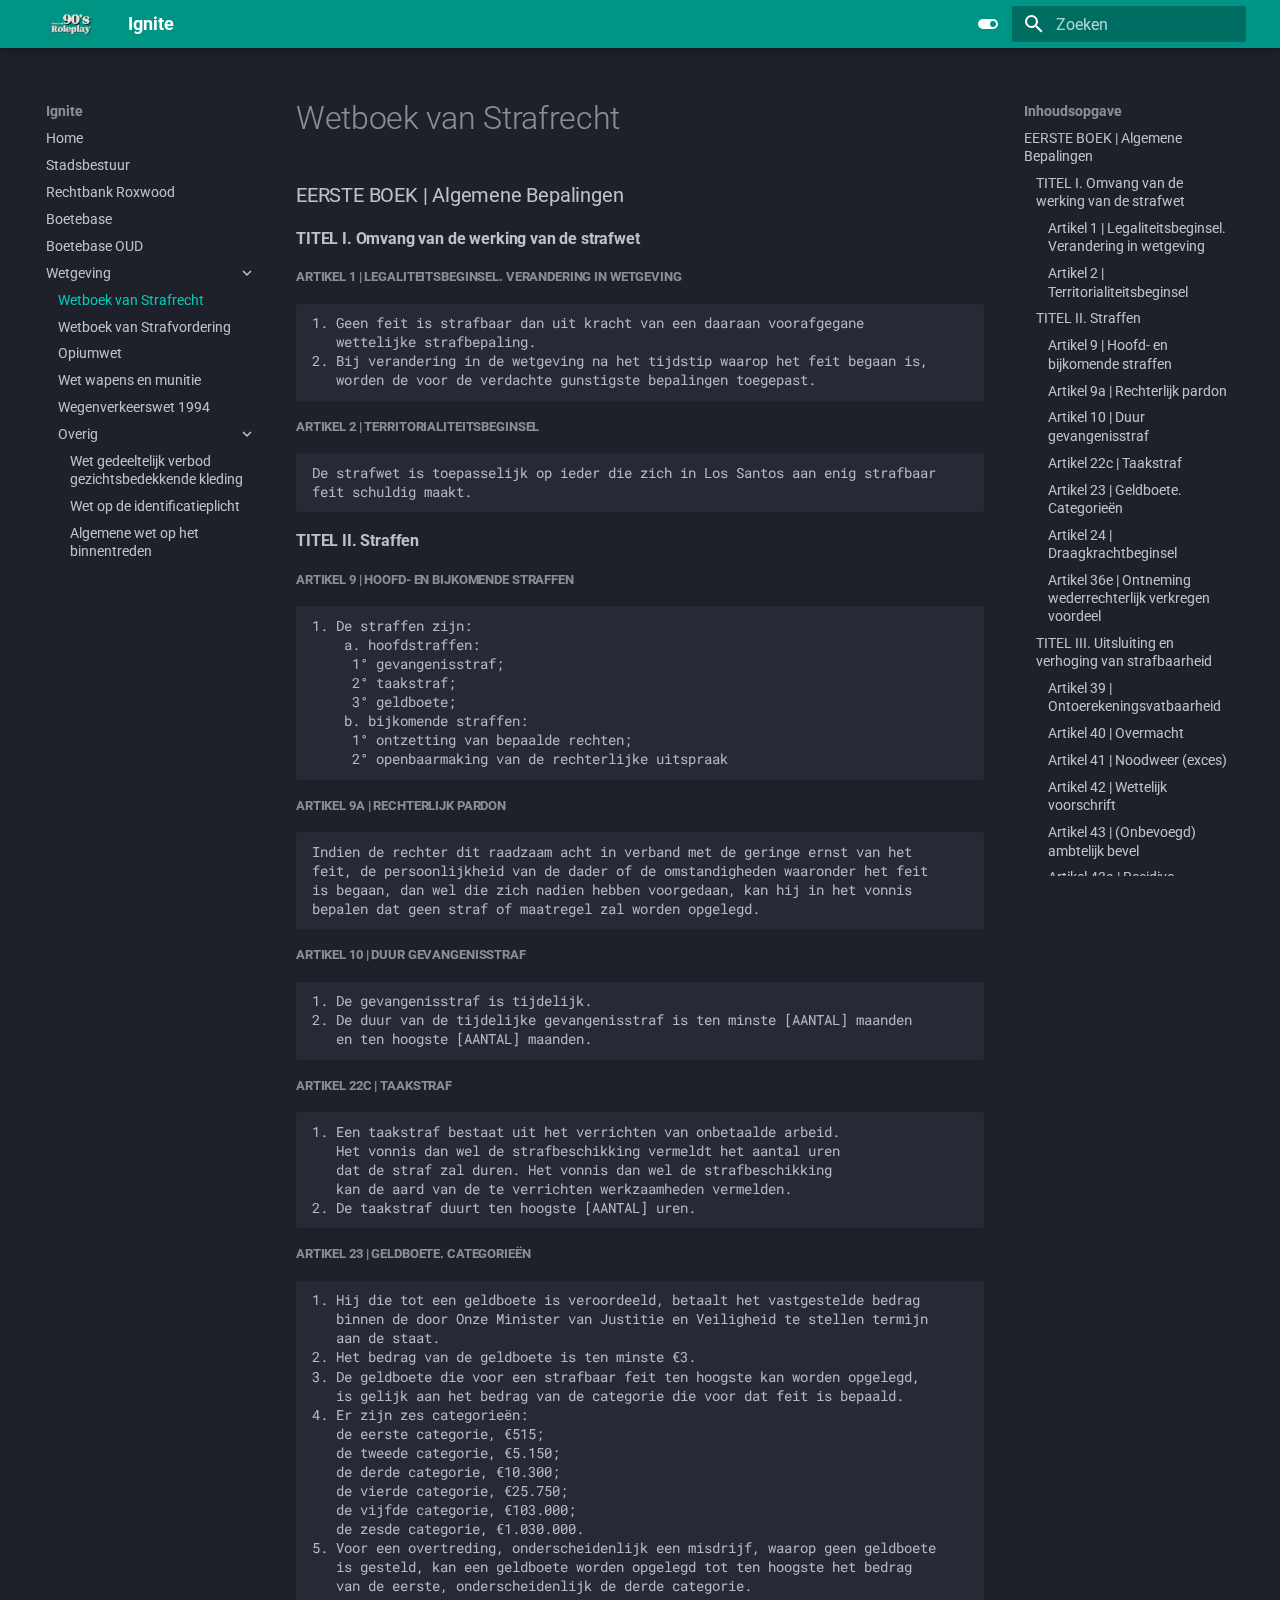
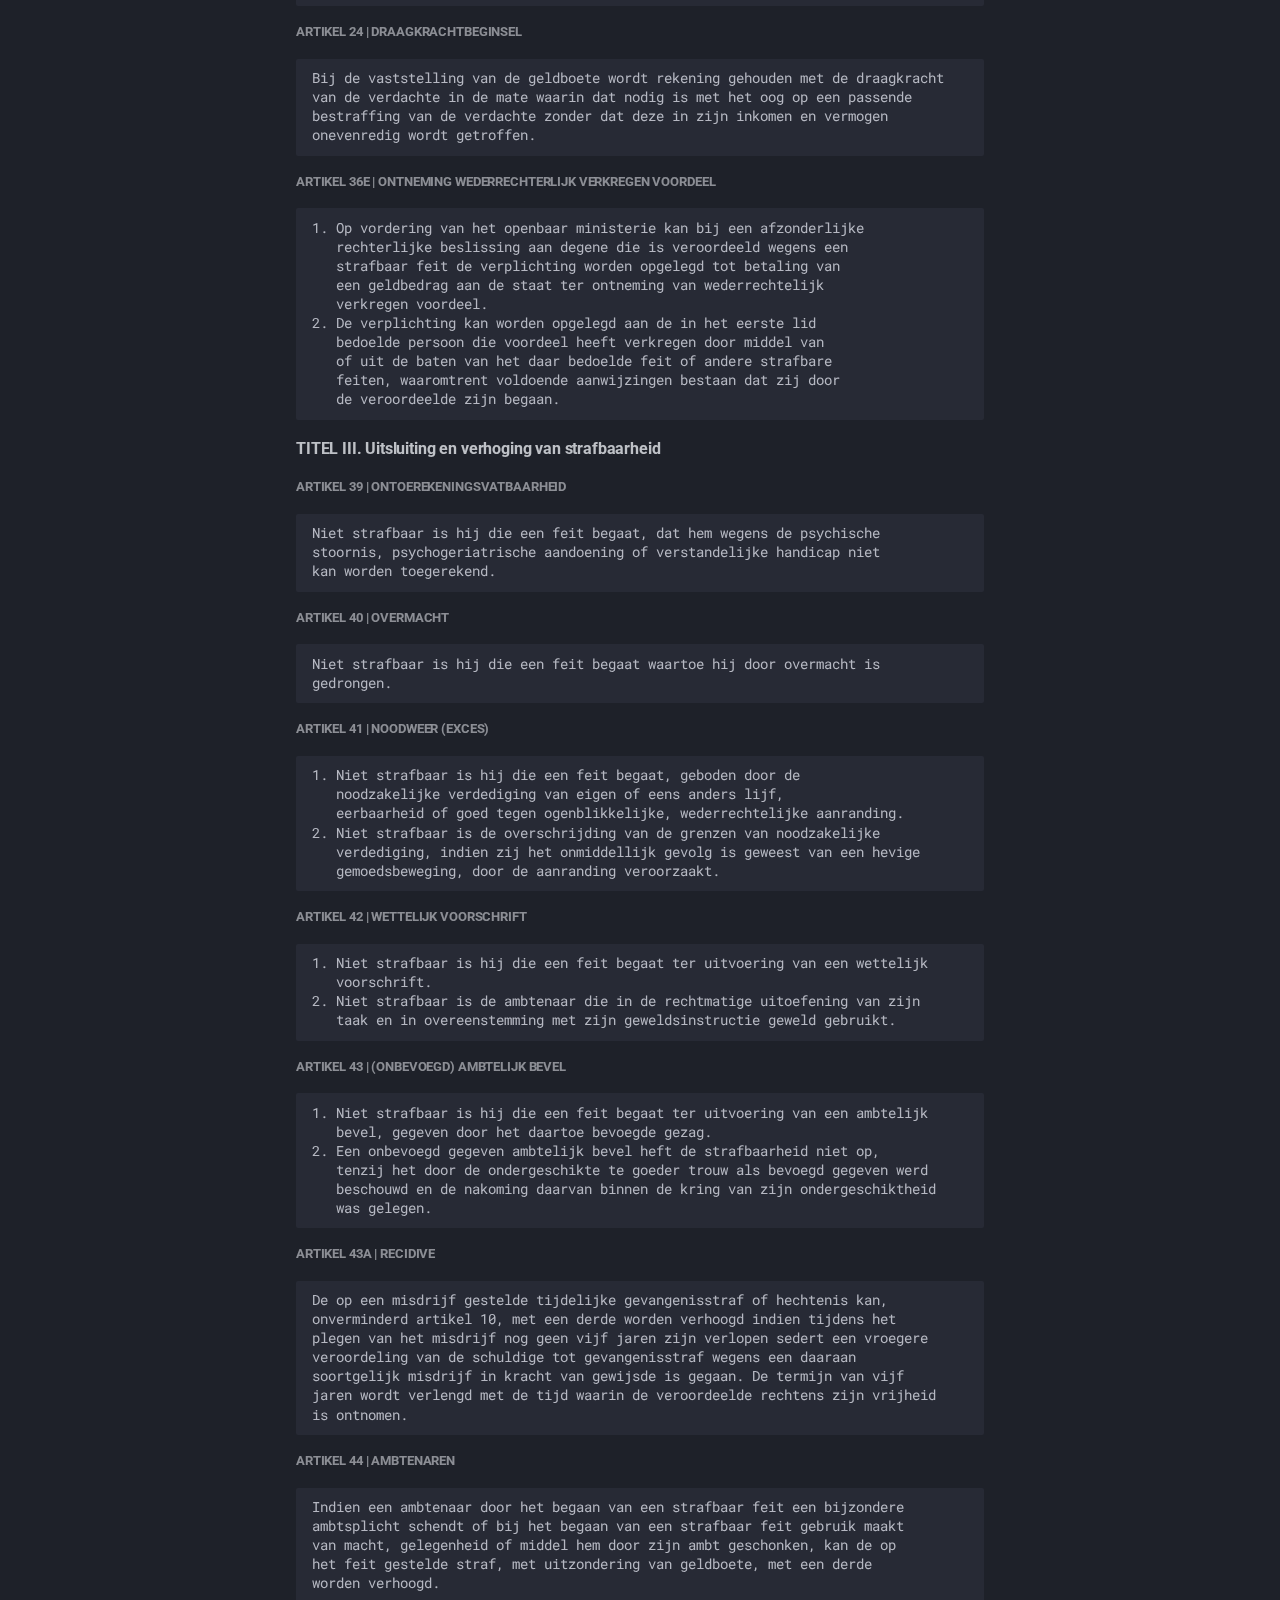
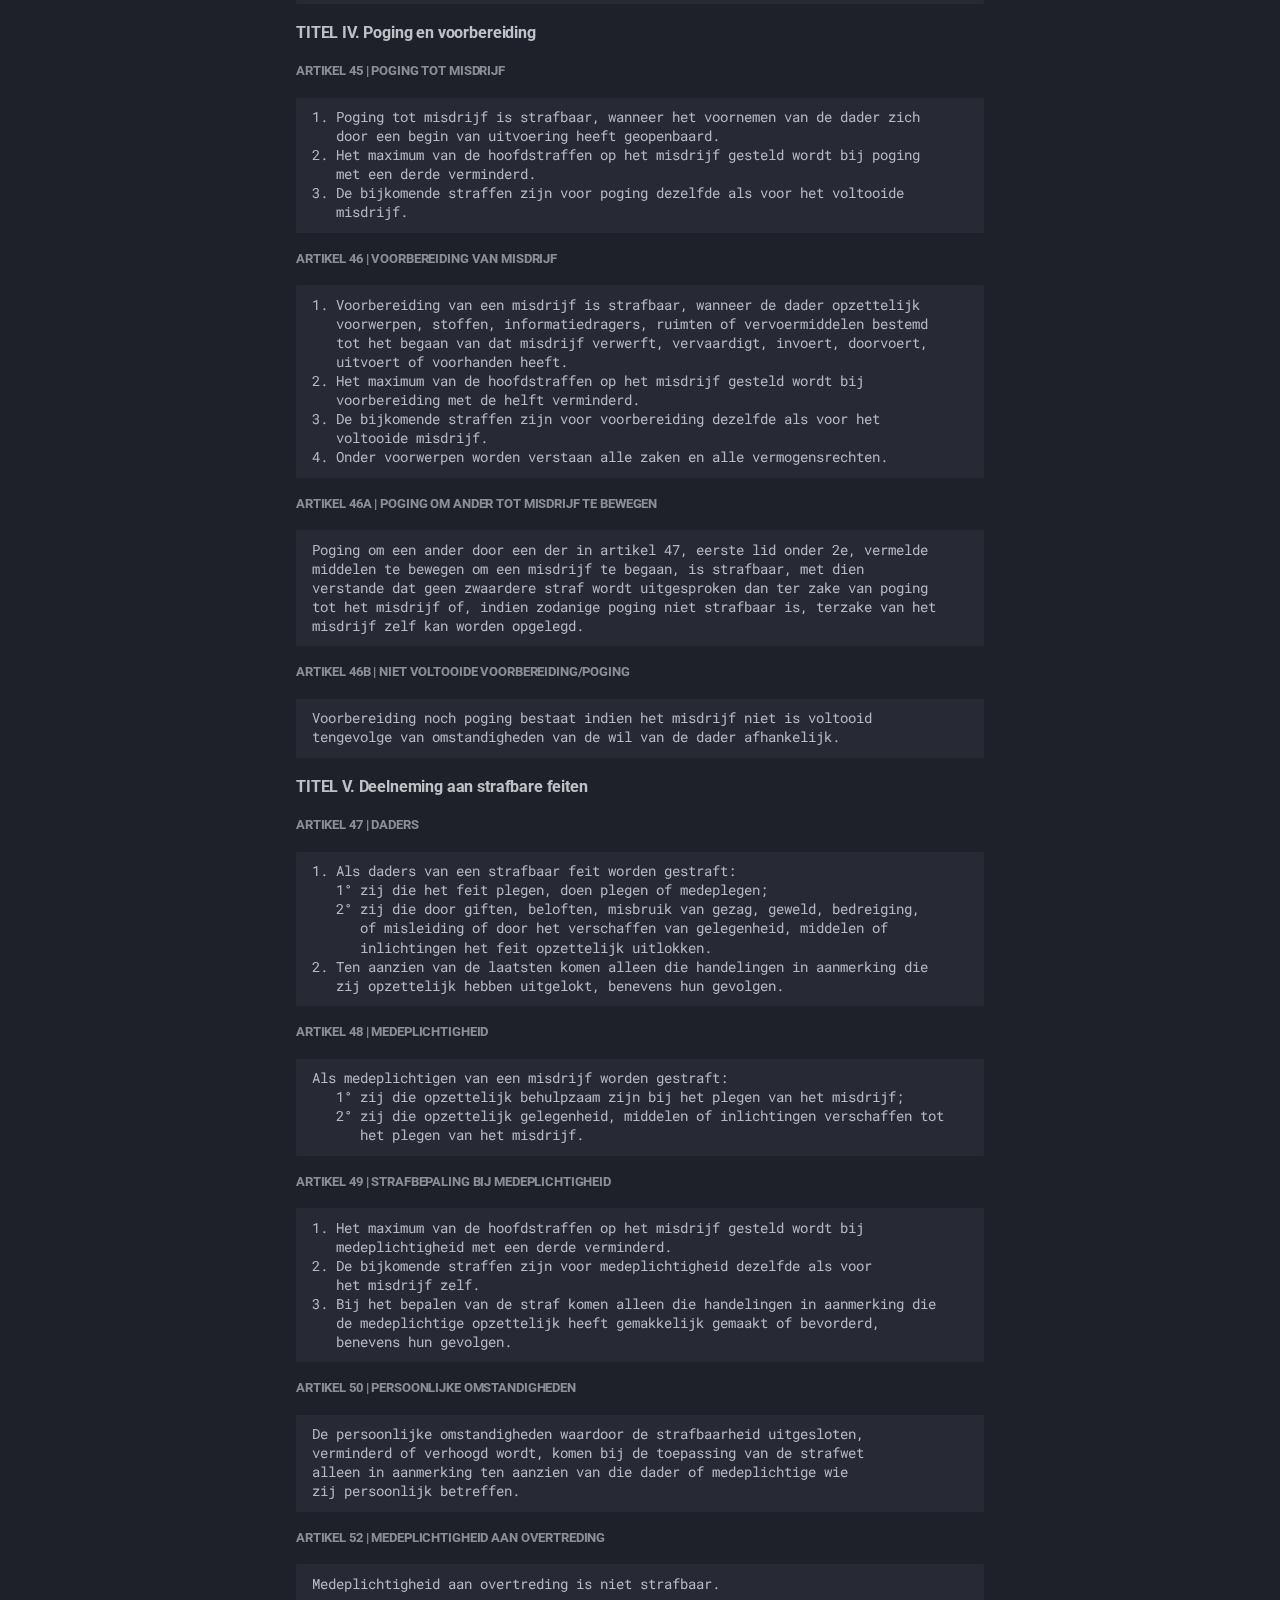
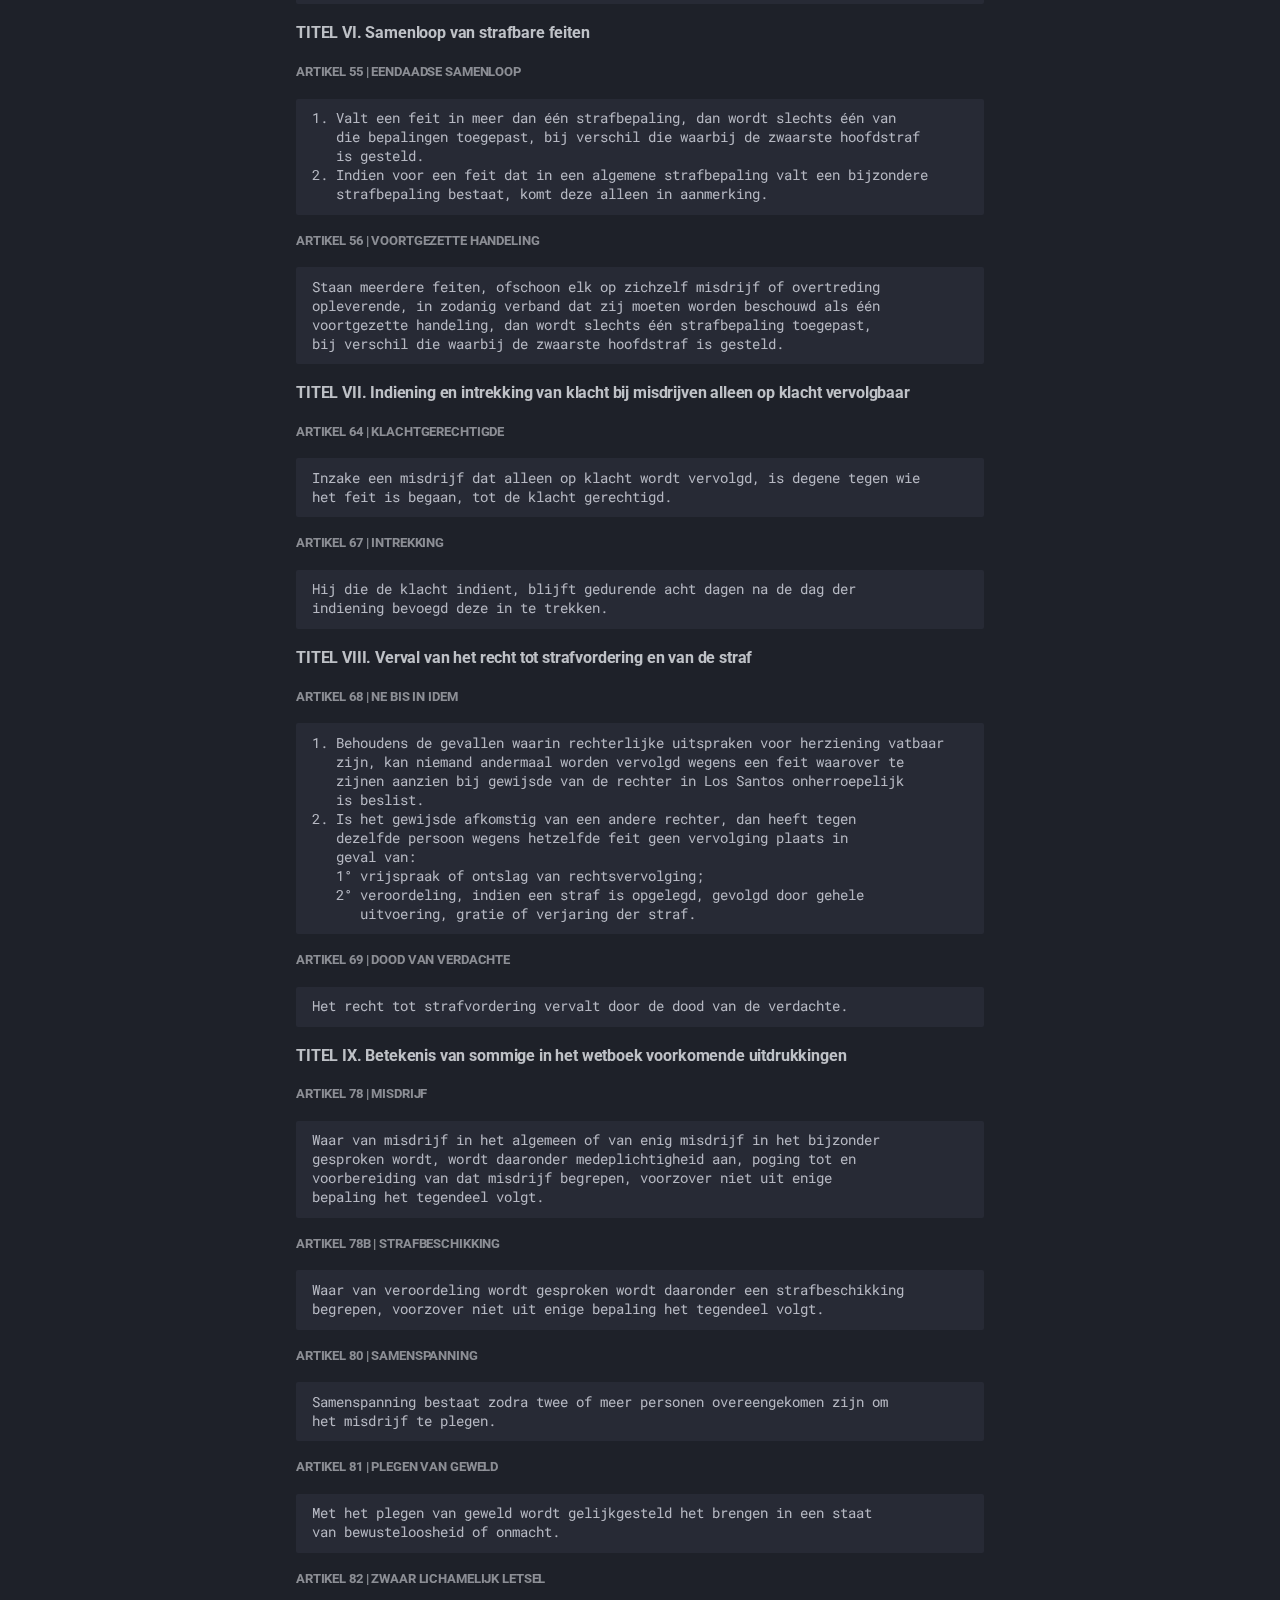
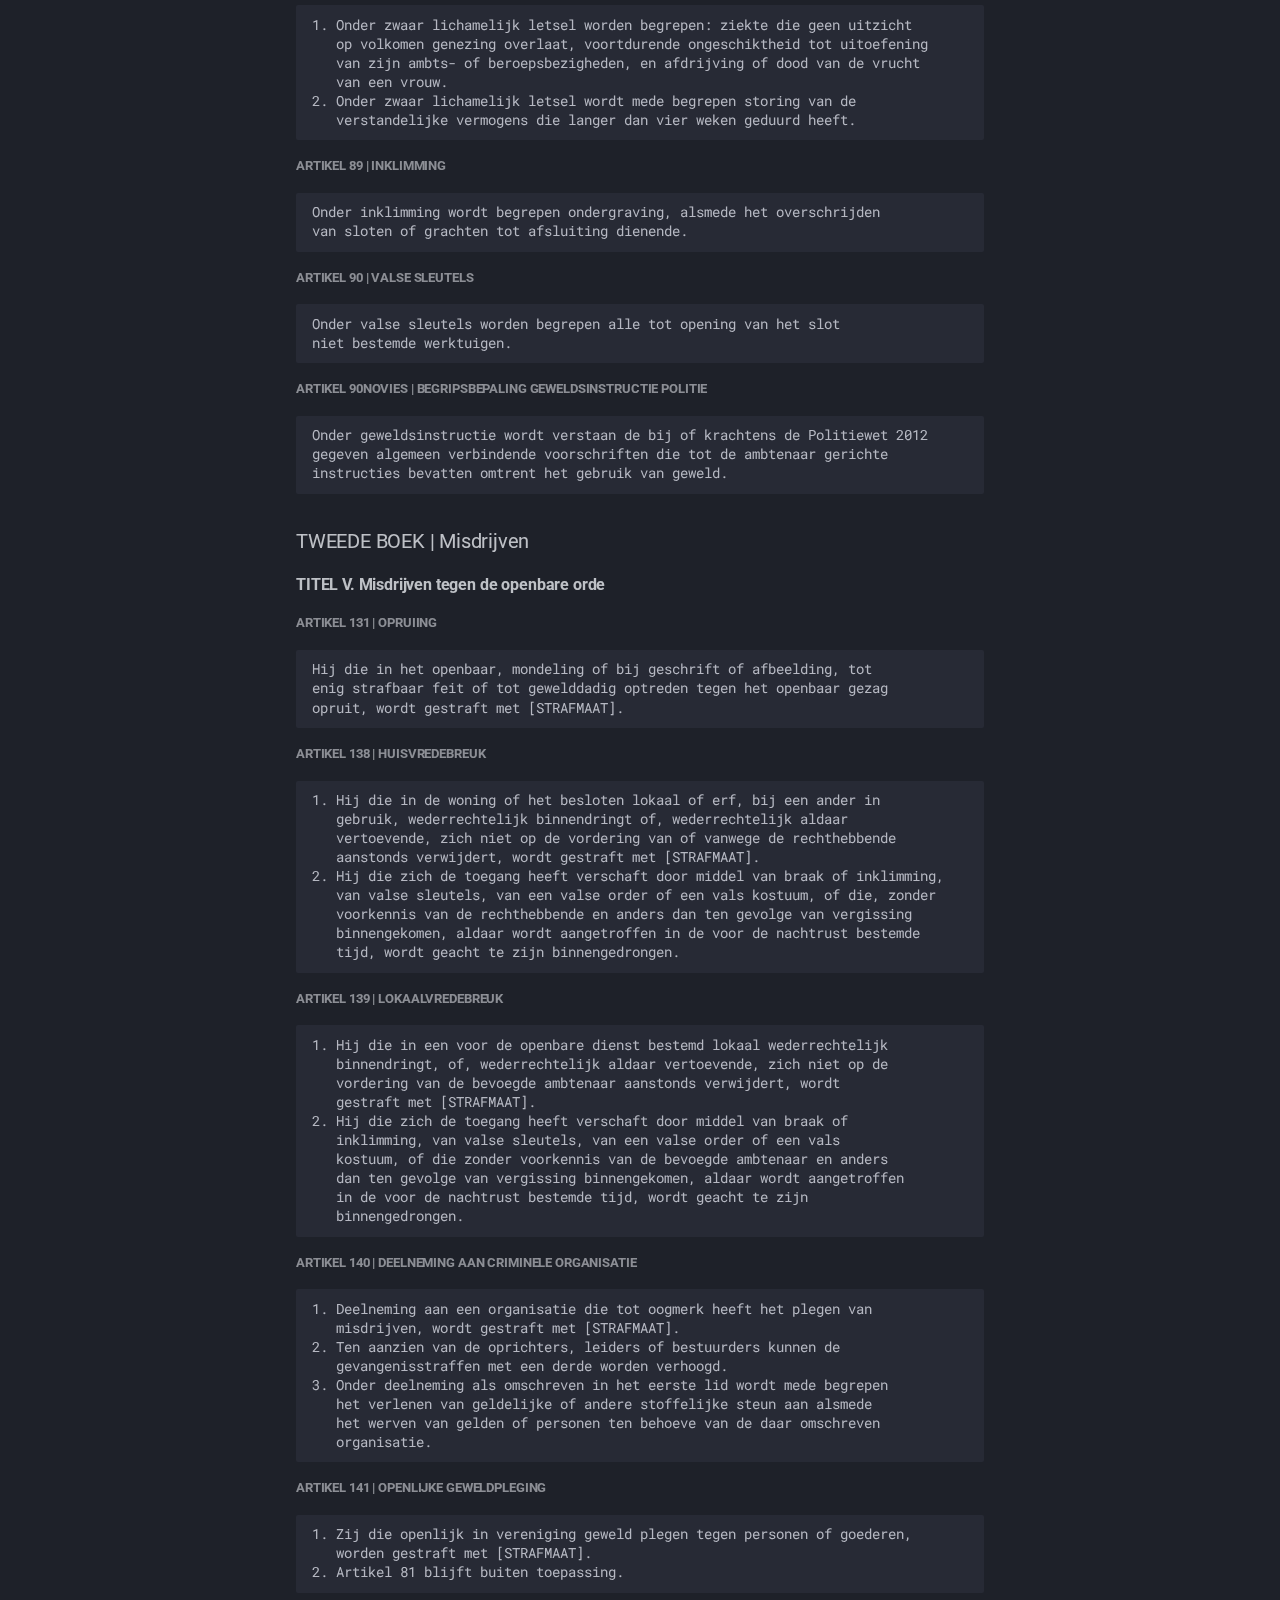
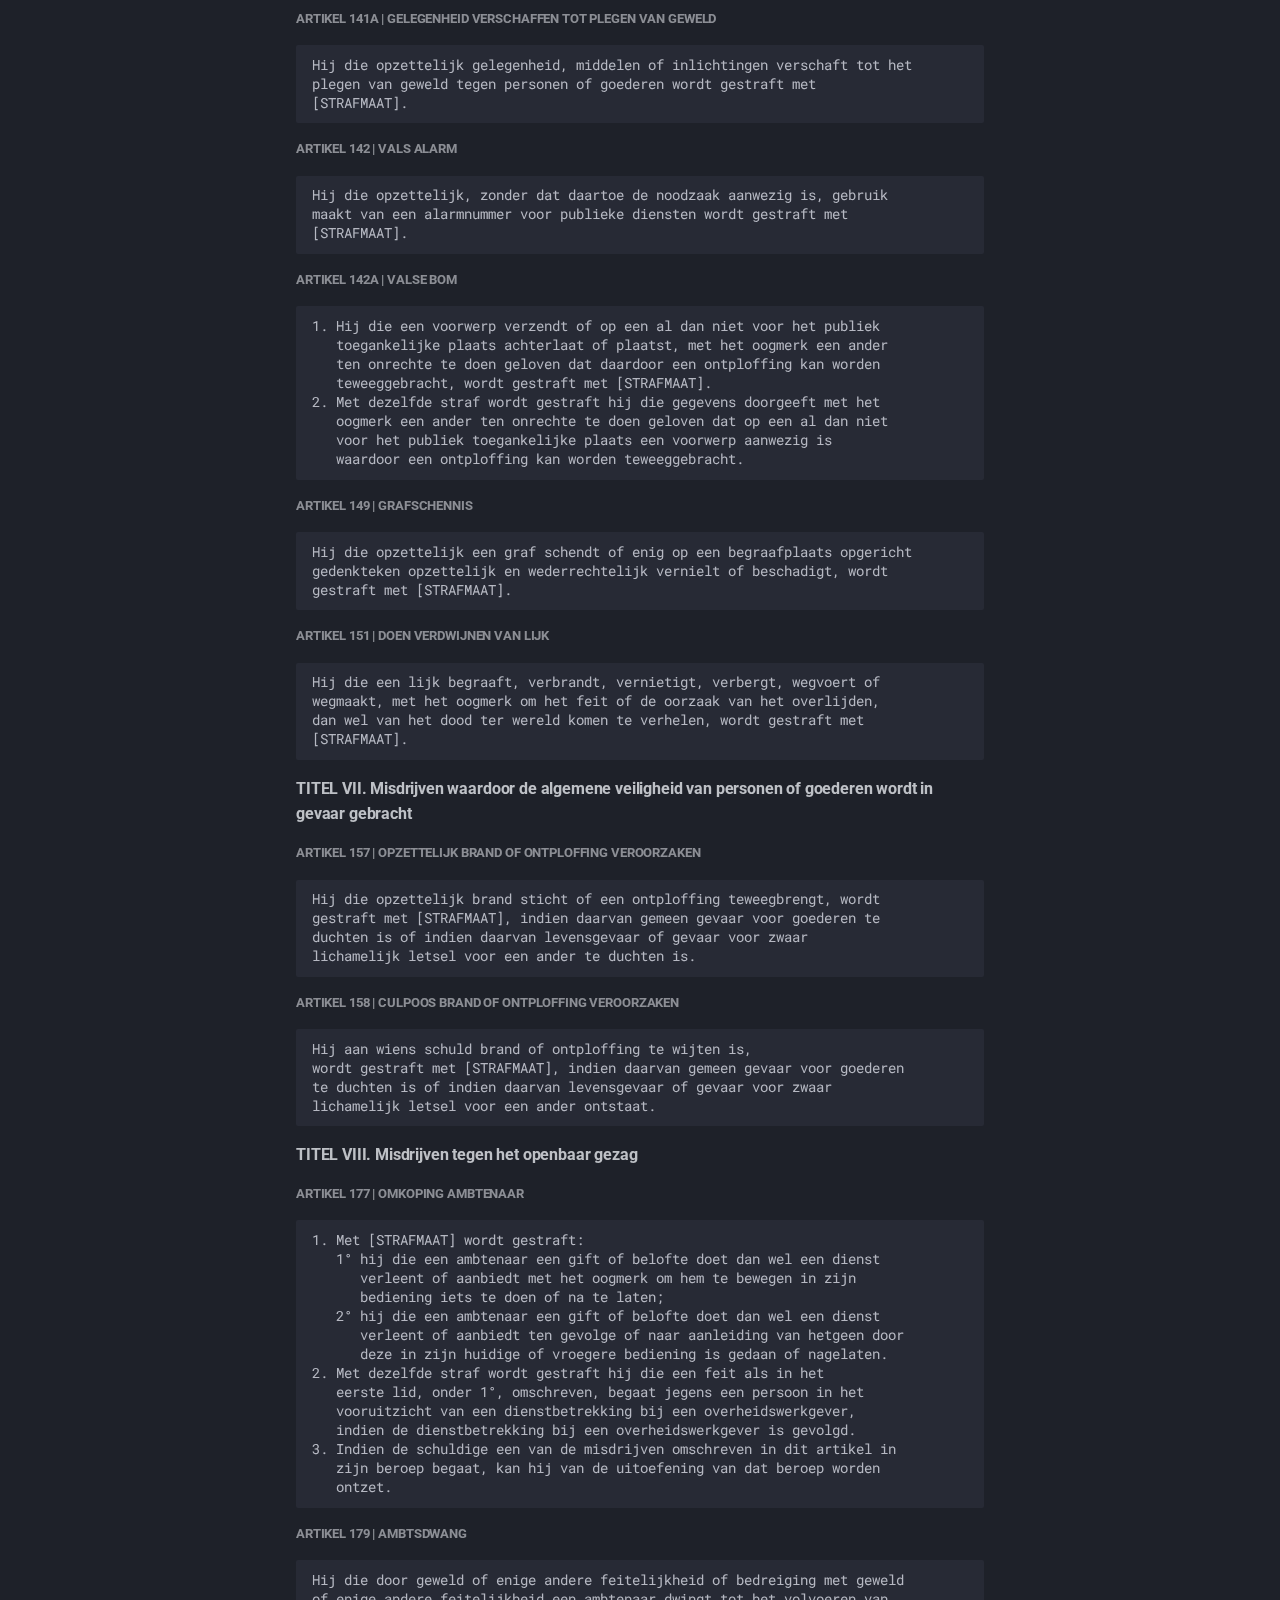
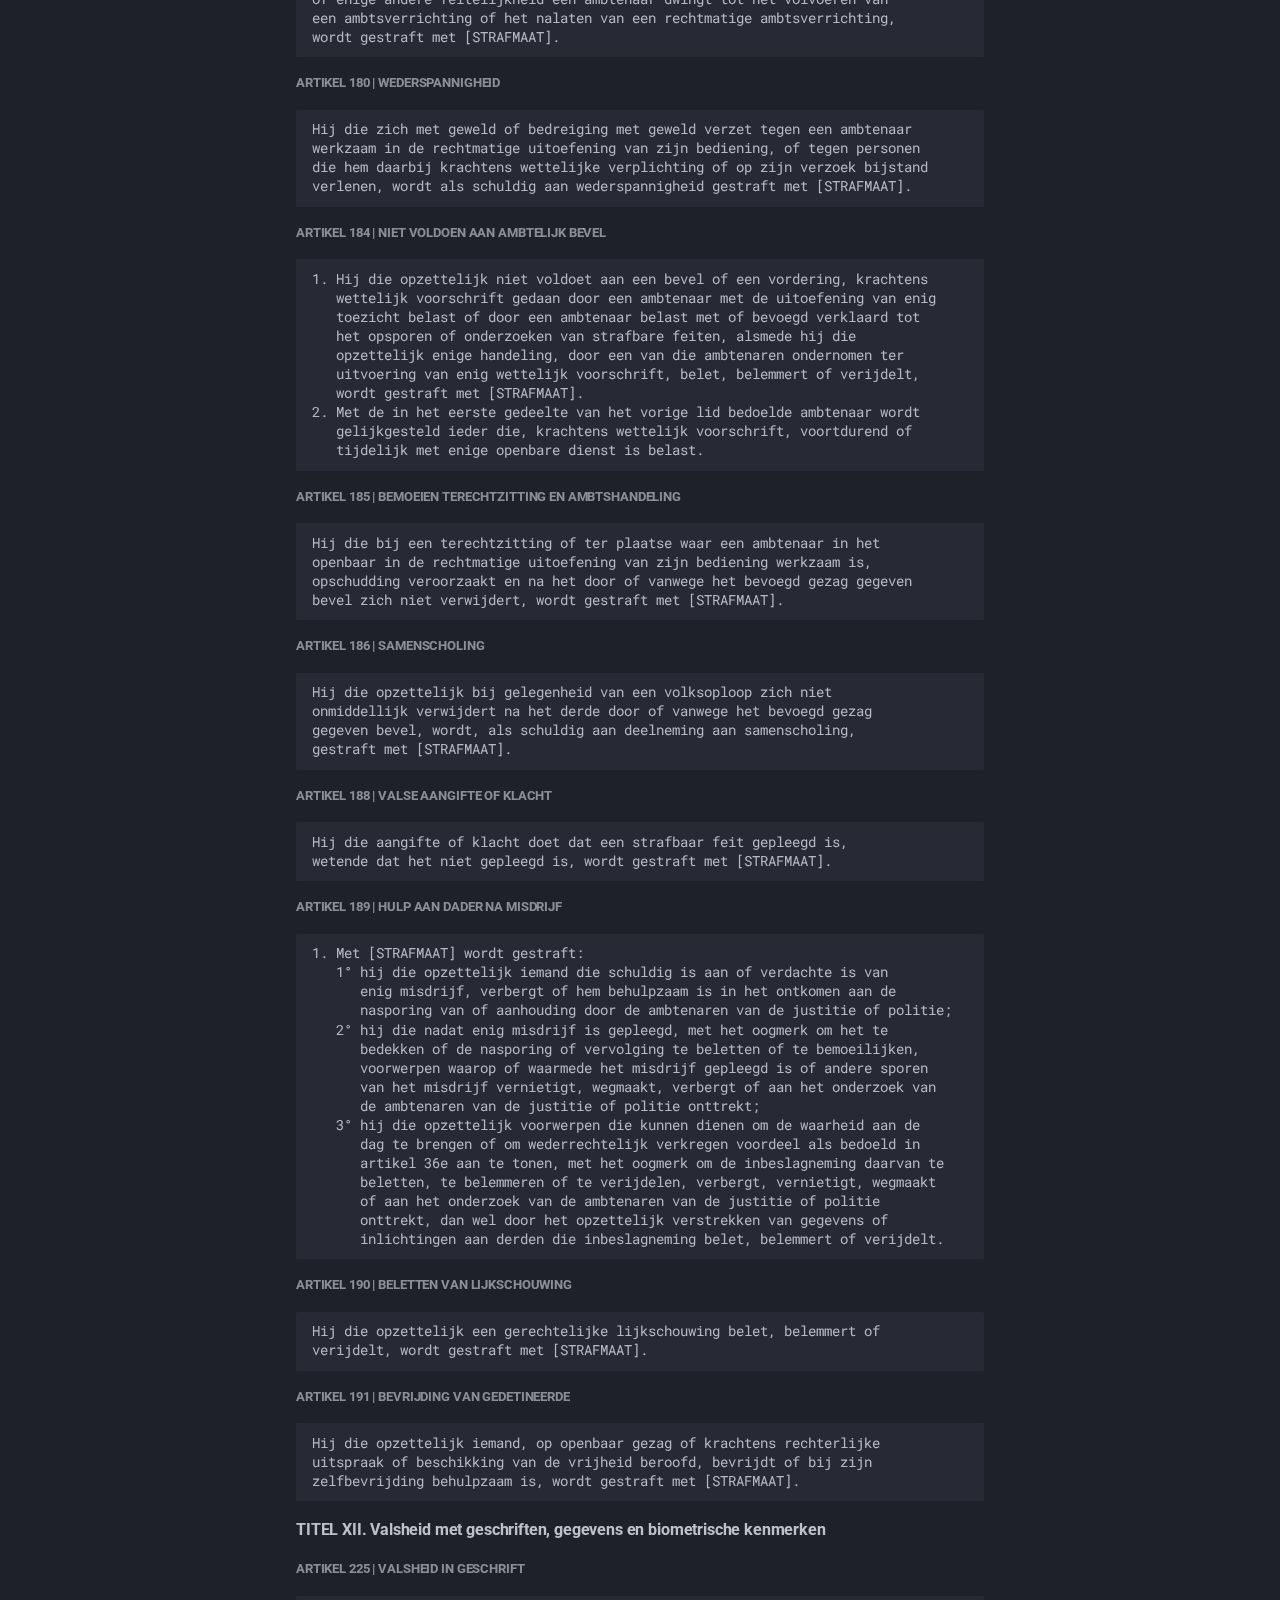
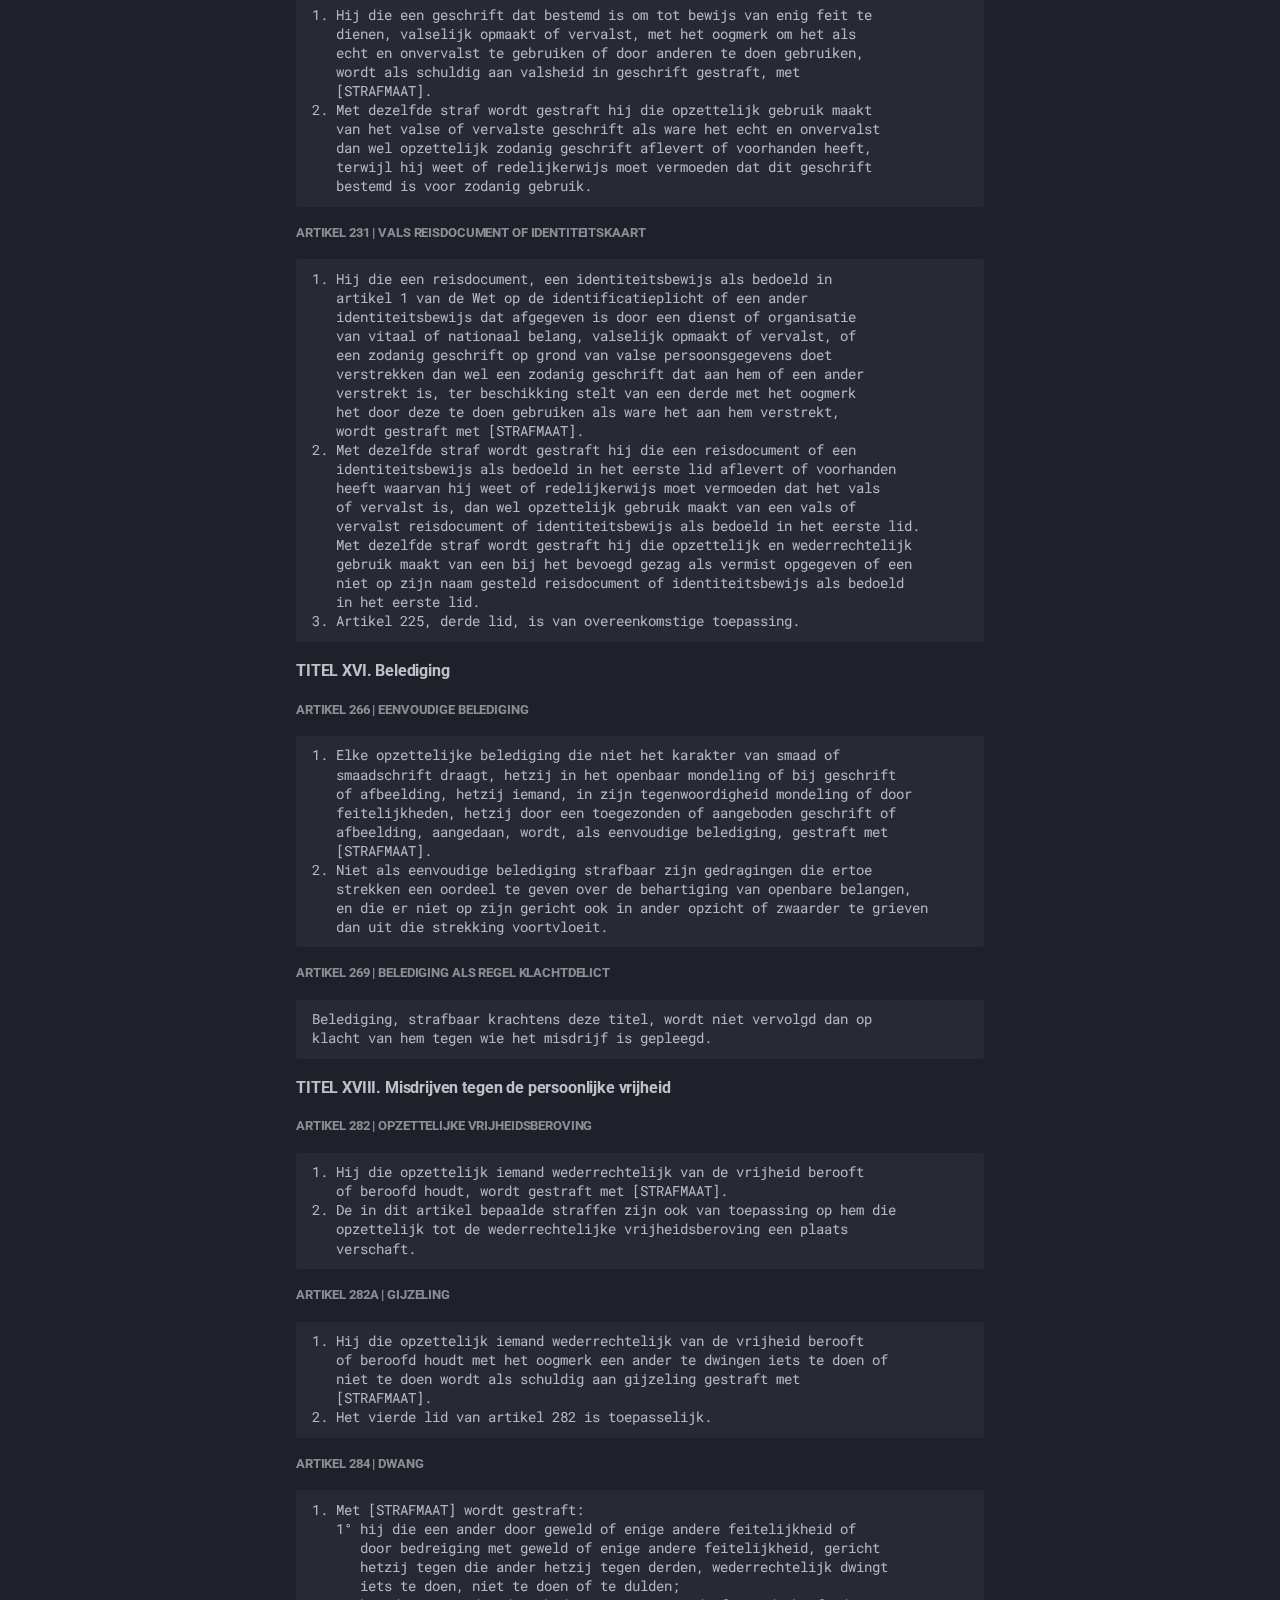
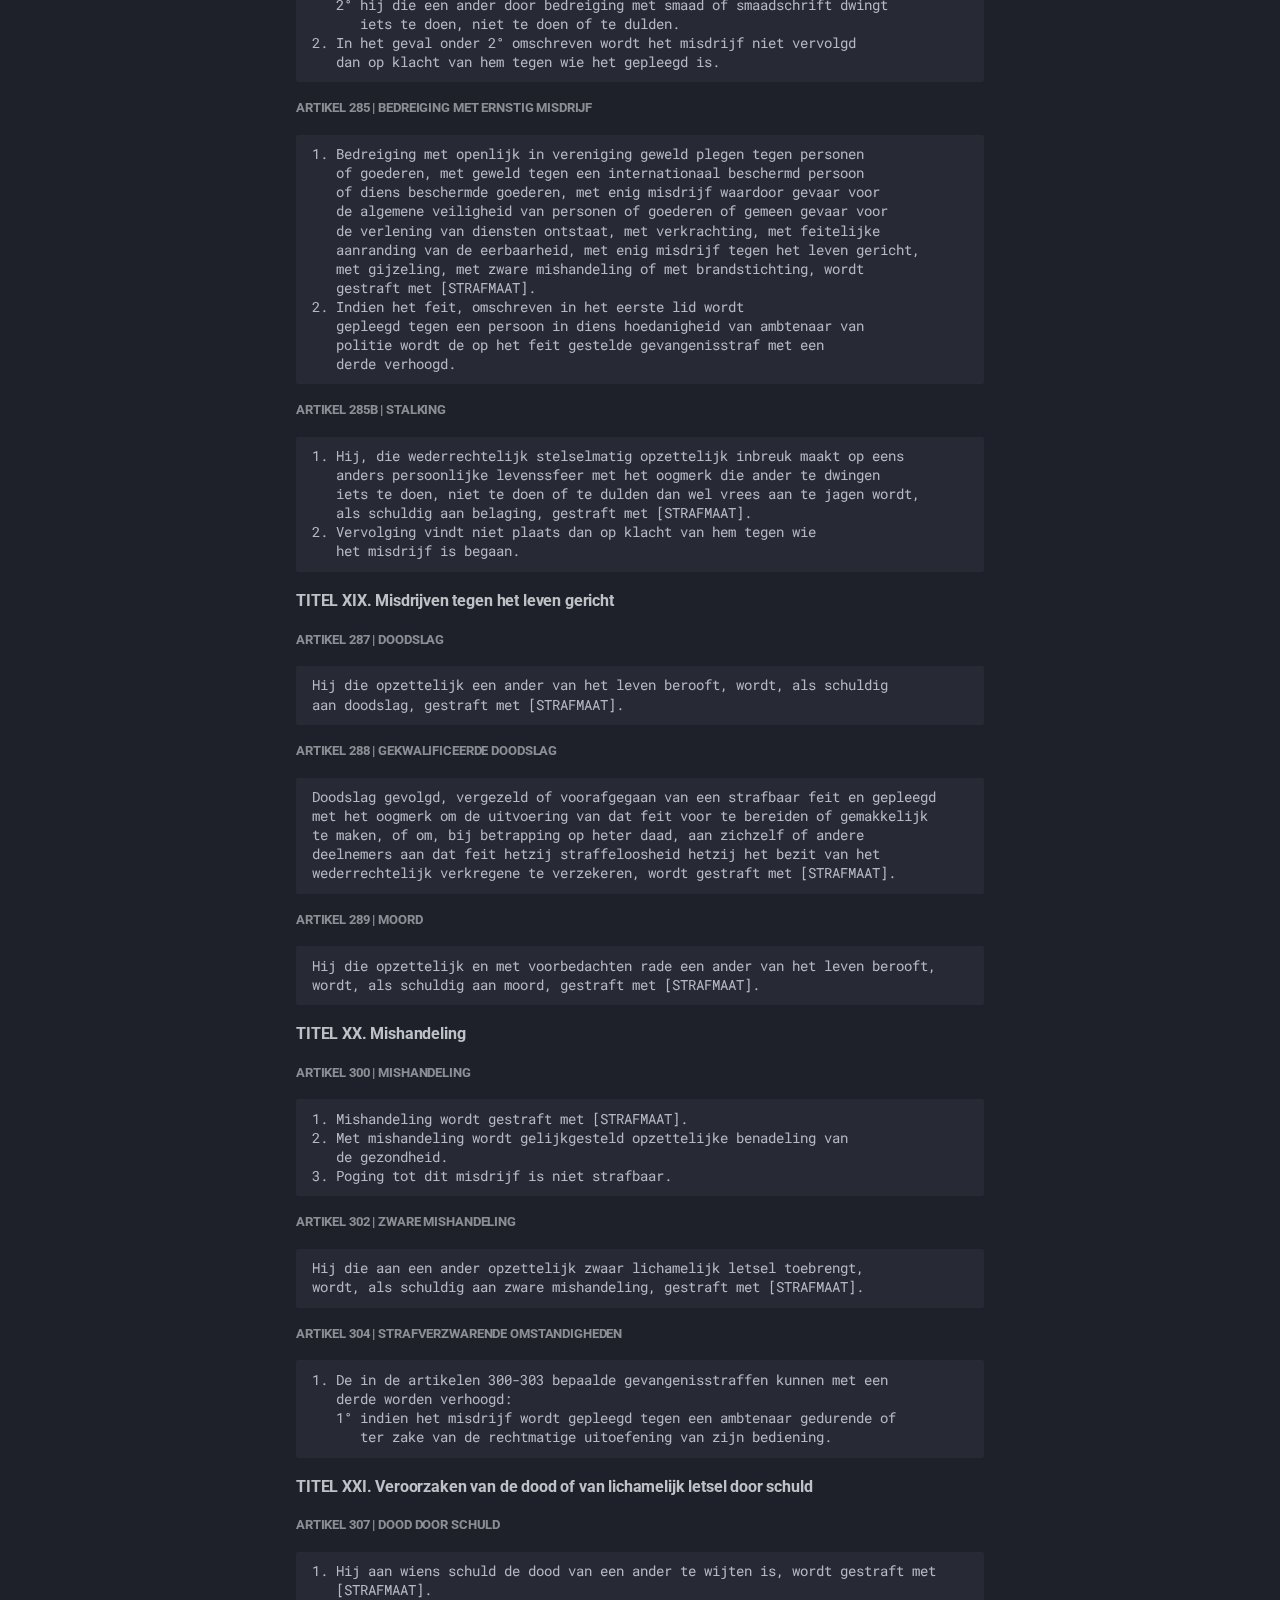
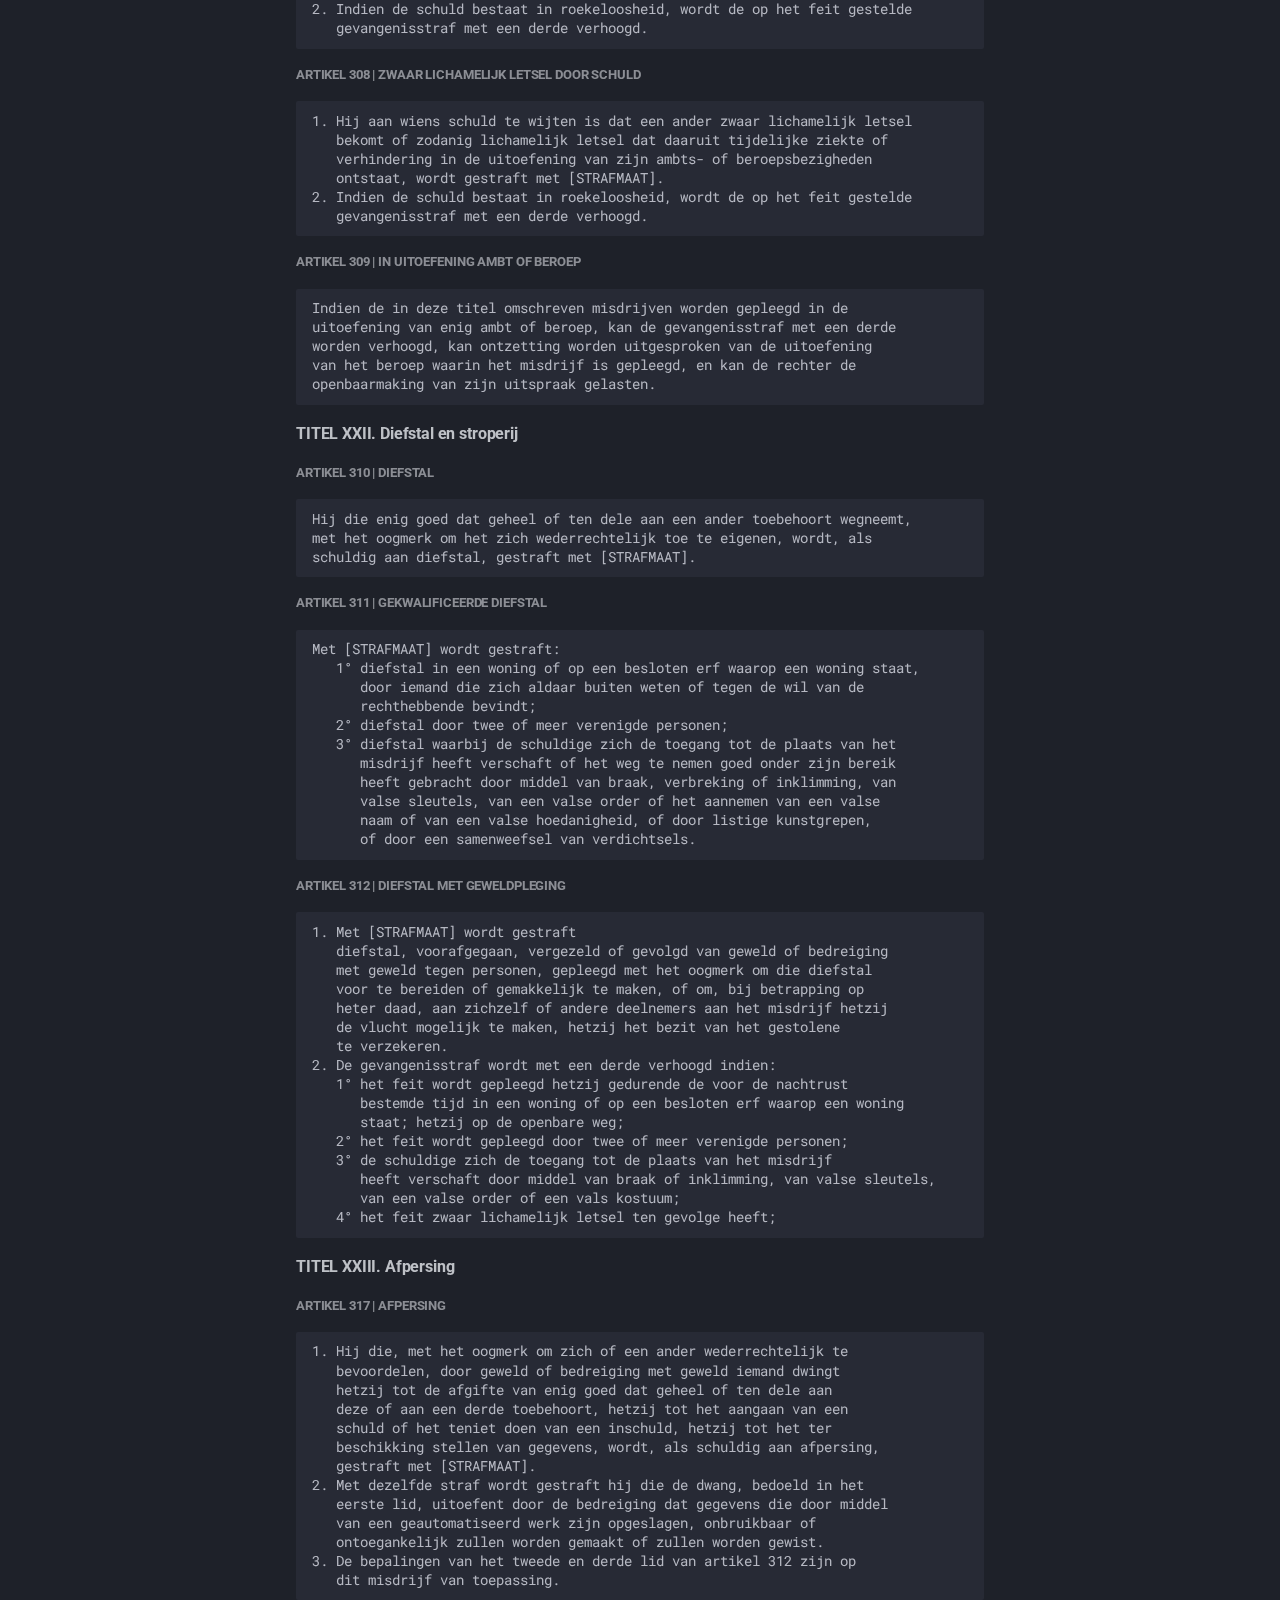
<file: sr/index.html>
<!doctype html>
<html lang="nl" class="no-js">
  <head>
    
      <meta charset="utf-8">
      <meta name="viewport" content="width=device-width,initial-scale=1">
      
      
      
      
        <link rel="prev" href="../overig/bboud/">
      
      
        <link rel="next" href="../sv/">
      
      
      <link rel="icon" href="../img/logo.png">
      <meta name="generator" content="mkdocs-1.6.1, mkdocs-material-9.6.8">
    
    
      
        <title>Wetboek van Strafrecht - Ignite</title>
      
    
    
      <link rel="stylesheet" href="../assets/stylesheets/main.8608ea7d.min.css">
      
        
        <link rel="stylesheet" href="../assets/stylesheets/palette.06af60db.min.css">
      
      
  
  
    
    
  
    
    
  
    
    
  
    
    
  
    
    
  
    
    
  
    
    
  
    
    
  
    
    
  
    
    
  
    
    
  
    
    
  
  
  <style>:root{--md-admonition-icon--note:url('data:image/svg+xml;charset=utf-8,<svg xmlns="http://www.w3.org/2000/svg" viewBox="0 0 16 16"><path d="M1 7.775V2.75C1 1.784 1.784 1 2.75 1h5.025c.464 0 .91.184 1.238.513l6.25 6.25a1.75 1.75 0 0 1 0 2.474l-5.026 5.026a1.75 1.75 0 0 1-2.474 0l-6.25-6.25A1.75 1.75 0 0 1 1 7.775m1.5 0c0 .066.026.13.073.177l6.25 6.25a.25.25 0 0 0 .354 0l5.025-5.025a.25.25 0 0 0 0-.354l-6.25-6.25a.25.25 0 0 0-.177-.073H2.75a.25.25 0 0 0-.25.25ZM6 5a1 1 0 1 1 0 2 1 1 0 0 1 0-2"/></svg>');--md-admonition-icon--abstract:url('data:image/svg+xml;charset=utf-8,<svg xmlns="http://www.w3.org/2000/svg" viewBox="0 0 16 16"><path d="M2.5 1.75v11.5c0 .138.112.25.25.25h3.17a.75.75 0 0 1 0 1.5H2.75A1.75 1.75 0 0 1 1 13.25V1.75C1 .784 1.784 0 2.75 0h8.5C12.216 0 13 .784 13 1.75v7.736a.75.75 0 0 1-1.5 0V1.75a.25.25 0 0 0-.25-.25h-8.5a.25.25 0 0 0-.25.25m13.274 9.537zl-4.557 4.45a.75.75 0 0 1-1.055-.008l-1.943-1.95a.75.75 0 0 1 1.062-1.058l1.419 1.425 4.026-3.932a.75.75 0 1 1 1.048 1.074M4.75 4h4.5a.75.75 0 0 1 0 1.5h-4.5a.75.75 0 0 1 0-1.5M4 7.75A.75.75 0 0 1 4.75 7h2a.75.75 0 0 1 0 1.5h-2A.75.75 0 0 1 4 7.75"/></svg>');--md-admonition-icon--info:url('data:image/svg+xml;charset=utf-8,<svg xmlns="http://www.w3.org/2000/svg" viewBox="0 0 16 16"><path d="M0 8a8 8 0 1 1 16 0A8 8 0 0 1 0 8m8-6.5a6.5 6.5 0 1 0 0 13 6.5 6.5 0 0 0 0-13M6.5 7.75A.75.75 0 0 1 7.25 7h1a.75.75 0 0 1 .75.75v2.75h.25a.75.75 0 0 1 0 1.5h-2a.75.75 0 0 1 0-1.5h.25v-2h-.25a.75.75 0 0 1-.75-.75M8 6a1 1 0 1 1 0-2 1 1 0 0 1 0 2"/></svg>');--md-admonition-icon--tip:url('data:image/svg+xml;charset=utf-8,<svg xmlns="http://www.w3.org/2000/svg" viewBox="0 0 16 16"><path d="M3.499.75a.75.75 0 0 1 1.5 0v.996C5.9 2.903 6.793 3.65 7.662 4.376l.24.202c-.036-.694.055-1.422.426-2.163C9.1.873 10.794-.045 12.622.26 14.408.558 16 1.94 16 4.25c0 1.278-.954 2.575-2.44 2.734l.146.508.065.22c.203.701.412 1.455.476 2.226.142 1.707-.4 3.03-1.487 3.898C11.714 14.671 10.27 15 8.75 15h-6a.75.75 0 0 1 0-1.5h1.376a4.5 4.5 0 0 1-.563-1.191 3.84 3.84 0 0 1-.05-2.063 4.65 4.65 0 0 1-2.025-.293.75.75 0 0 1 .525-1.406c1.357.507 2.376-.006 2.698-.318l.009-.01a.747.747 0 0 1 1.06 0 .75.75 0 0 1-.012 1.074c-.912.92-.992 1.835-.768 2.586.221.74.745 1.337 1.196 1.621H8.75c1.343 0 2.398-.296 3.074-.836.635-.507 1.036-1.31.928-2.602-.05-.603-.216-1.224-.422-1.93l-.064-.221c-.12-.407-.246-.84-.353-1.29a2.4 2.4 0 0 1-.507-.441 3.1 3.1 0 0 1-.633-1.248.75.75 0 0 1 1.455-.364c.046.185.144.436.31.627.146.168.353.305.712.305.738 0 1.25-.615 1.25-1.25 0-1.47-.95-2.315-2.123-2.51-1.172-.196-2.227.387-2.706 1.345-.46.92-.27 1.774.019 3.062l.042.19.01.05c.348.443.666.949.94 1.553a.75.75 0 1 1-1.365.62c-.553-1.217-1.32-1.94-2.3-2.768L6.7 5.527c-.814-.68-1.75-1.462-2.692-2.619a3.7 3.7 0 0 0-1.023.88c-.406.495-.663 1.036-.722 1.508.116.122.306.21.591.239.388.038.797-.06 1.032-.19a.75.75 0 0 1 .728 1.31c-.515.287-1.23.439-1.906.373-.682-.067-1.473-.38-1.879-1.193L.75 5.677V5.5c0-.984.48-1.94 1.077-2.664.46-.559 1.05-1.055 1.673-1.353z"/></svg>');--md-admonition-icon--success:url('data:image/svg+xml;charset=utf-8,<svg xmlns="http://www.w3.org/2000/svg" viewBox="0 0 16 16"><path d="M13.78 4.22a.75.75 0 0 1 0 1.06l-7.25 7.25a.75.75 0 0 1-1.06 0L2.22 9.28a.75.75 0 0 1 .018-1.042.75.75 0 0 1 1.042-.018L6 10.94l6.72-6.72a.75.75 0 0 1 1.06 0"/></svg>');--md-admonition-icon--question:url('data:image/svg+xml;charset=utf-8,<svg xmlns="http://www.w3.org/2000/svg" viewBox="0 0 16 16"><path d="M0 8a8 8 0 1 1 16 0A8 8 0 0 1 0 8m8-6.5a6.5 6.5 0 1 0 0 13 6.5 6.5 0 0 0 0-13M6.92 6.085h.001a.749.749 0 1 1-1.342-.67c.169-.339.436-.701.849-.977C6.845 4.16 7.369 4 8 4a2.76 2.76 0 0 1 1.637.525c.503.377.863.965.863 1.725 0 .448-.115.83-.329 1.15-.205.307-.47.513-.692.662-.109.072-.22.138-.313.195l-.006.004a6 6 0 0 0-.26.16 1 1 0 0 0-.276.245.75.75 0 0 1-1.248-.832c.184-.264.42-.489.692-.661q.154-.1.313-.195l.007-.004c.1-.061.182-.11.258-.161a1 1 0 0 0 .277-.245C8.96 6.514 9 6.427 9 6.25a.61.61 0 0 0-.262-.525A1.27 1.27 0 0 0 8 5.5c-.369 0-.595.09-.74.187a1 1 0 0 0-.34.398M9 11a1 1 0 1 1-2 0 1 1 0 0 1 2 0"/></svg>');--md-admonition-icon--warning:url('data:image/svg+xml;charset=utf-8,<svg xmlns="http://www.w3.org/2000/svg" viewBox="0 0 16 16"><path d="M6.457 1.047c.659-1.234 2.427-1.234 3.086 0l6.082 11.378A1.75 1.75 0 0 1 14.082 15H1.918a1.75 1.75 0 0 1-1.543-2.575Zm1.763.707a.25.25 0 0 0-.44 0L1.698 13.132a.25.25 0 0 0 .22.368h12.164a.25.25 0 0 0 .22-.368Zm.53 3.996v2.5a.75.75 0 0 1-1.5 0v-2.5a.75.75 0 0 1 1.5 0M9 11a1 1 0 1 1-2 0 1 1 0 0 1 2 0"/></svg>');--md-admonition-icon--failure:url('data:image/svg+xml;charset=utf-8,<svg xmlns="http://www.w3.org/2000/svg" viewBox="0 0 16 16"><path d="M2.344 2.343za8 8 0 0 1 11.314 11.314A8.002 8.002 0 0 1 .234 10.089a8 8 0 0 1 2.11-7.746m1.06 10.253a6.5 6.5 0 1 0 9.108-9.275 6.5 6.5 0 0 0-9.108 9.275M6.03 4.97 8 6.94l1.97-1.97a.749.749 0 0 1 1.275.326.75.75 0 0 1-.215.734L9.06 8l1.97 1.97a.749.749 0 0 1-.326 1.275.75.75 0 0 1-.734-.215L8 9.06l-1.97 1.97a.749.749 0 0 1-1.275-.326.75.75 0 0 1 .215-.734L6.94 8 4.97 6.03a.75.75 0 0 1 .018-1.042.75.75 0 0 1 1.042-.018"/></svg>');--md-admonition-icon--danger:url('data:image/svg+xml;charset=utf-8,<svg xmlns="http://www.w3.org/2000/svg" viewBox="0 0 16 16"><path d="M9.504.43a1.516 1.516 0 0 1 2.437 1.713L10.415 5.5h2.123c1.57 0 2.346 1.909 1.22 3.004l-7.34 7.142a1.25 1.25 0 0 1-.871.354h-.302a1.25 1.25 0 0 1-1.157-1.723L5.633 10.5H3.462c-1.57 0-2.346-1.909-1.22-3.004zm1.047 1.074L3.286 8.571A.25.25 0 0 0 3.462 9H6.75a.75.75 0 0 1 .694 1.034l-1.713 4.188 6.982-6.793A.25.25 0 0 0 12.538 7H9.25a.75.75 0 0 1-.683-1.06l2.008-4.418.003-.006-.004-.009-.006-.006-.008-.001q-.005 0-.009.004"/></svg>');--md-admonition-icon--bug:url('data:image/svg+xml;charset=utf-8,<svg xmlns="http://www.w3.org/2000/svg" viewBox="0 0 16 16"><path d="M4.72.22a.75.75 0 0 1 1.06 0l1 .999a3.5 3.5 0 0 1 2.441 0l.999-1a.748.748 0 0 1 1.265.332.75.75 0 0 1-.205.729l-.775.776c.616.63.995 1.493.995 2.444v.327q0 .15-.025.292c.408.14.764.392 1.029.722l1.968-.787a.75.75 0 0 1 .556 1.392L13 7.258V9h2.25a.75.75 0 0 1 0 1.5H13v.5q-.002.615-.141 1.186l2.17.868a.75.75 0 0 1-.557 1.392l-2.184-.873A5 5 0 0 1 8 16a5 5 0 0 1-4.288-2.427l-2.183.873a.75.75 0 0 1-.558-1.392l2.17-.868A5 5 0 0 1 3 11v-.5H.75a.75.75 0 0 1 0-1.5H3V7.258L.971 6.446a.75.75 0 0 1 .558-1.392l1.967.787c.265-.33.62-.583 1.03-.722a1.7 1.7 0 0 1-.026-.292V4.5c0-.951.38-1.814.995-2.444L4.72 1.28a.75.75 0 0 1 0-1.06m.53 6.28a.75.75 0 0 0-.75.75V11a3.5 3.5 0 1 0 7 0V7.25a.75.75 0 0 0-.75-.75ZM6.173 5h3.654A.17.17 0 0 0 10 4.827V4.5a2 2 0 1 0-4 0v.327c0 .096.077.173.173.173"/></svg>');--md-admonition-icon--example:url('data:image/svg+xml;charset=utf-8,<svg xmlns="http://www.w3.org/2000/svg" viewBox="0 0 16 16"><path d="M5 5.782V2.5h-.25a.75.75 0 0 1 0-1.5h6.5a.75.75 0 0 1 0 1.5H11v3.282l3.666 5.76C15.619 13.04 14.543 15 12.767 15H3.233c-1.776 0-2.852-1.96-1.899-3.458Zm-2.4 6.565a.75.75 0 0 0 .633 1.153h9.534a.75.75 0 0 0 .633-1.153L12.225 10.5h-8.45ZM9.5 2.5h-3V6c0 .143-.04.283-.117.403L4.73 9h6.54L9.617 6.403A.75.75 0 0 1 9.5 6Z"/></svg>');--md-admonition-icon--quote:url('data:image/svg+xml;charset=utf-8,<svg xmlns="http://www.w3.org/2000/svg" viewBox="0 0 16 16"><path d="M1.75 2.5h10.5a.75.75 0 0 1 0 1.5H1.75a.75.75 0 0 1 0-1.5m4 5h8.5a.75.75 0 0 1 0 1.5h-8.5a.75.75 0 0 1 0-1.5m0 5h8.5a.75.75 0 0 1 0 1.5h-8.5a.75.75 0 0 1 0-1.5M2.5 7.75v6a.75.75 0 0 1-1.5 0v-6a.75.75 0 0 1 1.5 0"/></svg>');}</style>



    
    
      
    
    
      
        
        
        <link rel="preconnect" href="https://fonts.gstatic.com" crossorigin>
        <link rel="stylesheet" href="https://fonts.googleapis.com/css?family=Roboto:300,300i,400,400i,700,700i%7CRoboto+Mono:400,400i,700,700i&display=fallback">
        <style>:root{--md-text-font:"Roboto";--md-code-font:"Roboto Mono"}</style>
      
    
    
    <script>__md_scope=new URL("..",location),__md_hash=e=>[...e].reduce(((e,_)=>(e<<5)-e+_.charCodeAt(0)),0),__md_get=(e,_=localStorage,t=__md_scope)=>JSON.parse(_.getItem(t.pathname+"."+e)),__md_set=(e,_,t=localStorage,a=__md_scope)=>{try{t.setItem(a.pathname+"."+e,JSON.stringify(_))}catch(e){}}</script>
    
      

    
    
    
  </head>
  
  
    
    
      
    
    
    
    
    <body dir="ltr" data-md-color-scheme="slate" data-md-color-primary="teal" data-md-color-accent="teal">
  
    
    <input class="md-toggle" data-md-toggle="drawer" type="checkbox" id="__drawer" autocomplete="off">
    <input class="md-toggle" data-md-toggle="search" type="checkbox" id="__search" autocomplete="off">
    <label class="md-overlay" for="__drawer"></label>
    <div data-md-component="skip">
      
        
        <a href="#wetboek-van-strafrecht" class="md-skip">
          Ga naar inhoud
        </a>
      
    </div>
    <div data-md-component="announce">
      
    </div>
    
    
      

  

<header class="md-header md-header--shadow" data-md-component="header">
  <nav class="md-header__inner md-grid" aria-label="Header">
    <a href=".." title="Ignite" class="md-header__button md-logo" aria-label="Ignite" data-md-component="logo">
      
  <img src="../img/logo.webp" alt="logo">

    </a>
    <label class="md-header__button md-icon" for="__drawer">
      
      <svg xmlns="http://www.w3.org/2000/svg" viewBox="0 0 24 24"><path d="M3 6h18v2H3zm0 5h18v2H3zm0 5h18v2H3z"/></svg>
    </label>
    <div class="md-header__title" data-md-component="header-title">
      <div class="md-header__ellipsis">
        <div class="md-header__topic">
          <span class="md-ellipsis">
            Ignite
          </span>
        </div>
        <div class="md-header__topic" data-md-component="header-topic">
          <span class="md-ellipsis">
            
              Wetboek van Strafrecht
            
          </span>
        </div>
      </div>
    </div>
    
      
        <form class="md-header__option" data-md-component="palette">
  
    
    
    
    <input class="md-option" data-md-color-media="" data-md-color-scheme="slate" data-md-color-primary="teal" data-md-color-accent="teal"  aria-label="Overschakelen naar light mode"  type="radio" name="__palette" id="__palette_0">
    
      <label class="md-header__button md-icon" title="Overschakelen naar light mode" for="__palette_1" hidden>
        <svg xmlns="http://www.w3.org/2000/svg" viewBox="0 0 24 24"><path d="M17 7H7a5 5 0 0 0-5 5 5 5 0 0 0 5 5h10a5 5 0 0 0 5-5 5 5 0 0 0-5-5m0 8a3 3 0 0 1-3-3 3 3 0 0 1 3-3 3 3 0 0 1 3 3 3 3 0 0 1-3 3"/></svg>
      </label>
    
  
    
    
    
    <input class="md-option" data-md-color-media="" data-md-color-scheme="default" data-md-color-primary="teal" data-md-color-accent="teal"  aria-label="Overschakelen naar dark mode"  type="radio" name="__palette" id="__palette_1">
    
      <label class="md-header__button md-icon" title="Overschakelen naar dark mode" for="__palette_0" hidden>
        <svg xmlns="http://www.w3.org/2000/svg" viewBox="0 0 24 24"><path d="M17 6H7c-3.31 0-6 2.69-6 6s2.69 6 6 6h10c3.31 0 6-2.69 6-6s-2.69-6-6-6m0 10H7c-2.21 0-4-1.79-4-4s1.79-4 4-4h10c2.21 0 4 1.79 4 4s-1.79 4-4 4M7 9c-1.66 0-3 1.34-3 3s1.34 3 3 3 3-1.34 3-3-1.34-3-3-3"/></svg>
      </label>
    
  
</form>
      
    
    
      <script>var palette=__md_get("__palette");if(palette&&palette.color){if("(prefers-color-scheme)"===palette.color.media){var media=matchMedia("(prefers-color-scheme: light)"),input=document.querySelector(media.matches?"[data-md-color-media='(prefers-color-scheme: light)']":"[data-md-color-media='(prefers-color-scheme: dark)']");palette.color.media=input.getAttribute("data-md-color-media"),palette.color.scheme=input.getAttribute("data-md-color-scheme"),palette.color.primary=input.getAttribute("data-md-color-primary"),palette.color.accent=input.getAttribute("data-md-color-accent")}for(var[key,value]of Object.entries(palette.color))document.body.setAttribute("data-md-color-"+key,value)}</script>
    
    
    
      <label class="md-header__button md-icon" for="__search">
        
        <svg xmlns="http://www.w3.org/2000/svg" viewBox="0 0 24 24"><path d="M9.5 3A6.5 6.5 0 0 1 16 9.5c0 1.61-.59 3.09-1.56 4.23l.27.27h.79l5 5-1.5 1.5-5-5v-.79l-.27-.27A6.52 6.52 0 0 1 9.5 16 6.5 6.5 0 0 1 3 9.5 6.5 6.5 0 0 1 9.5 3m0 2C7 5 5 7 5 9.5S7 14 9.5 14 14 12 14 9.5 12 5 9.5 5"/></svg>
      </label>
      <div class="md-search" data-md-component="search" role="dialog">
  <label class="md-search__overlay" for="__search"></label>
  <div class="md-search__inner" role="search">
    <form class="md-search__form" name="search">
      <input type="text" class="md-search__input" name="query" aria-label="Zoeken" placeholder="Zoeken" autocapitalize="off" autocorrect="off" autocomplete="off" spellcheck="false" data-md-component="search-query" required>
      <label class="md-search__icon md-icon" for="__search">
        
        <svg xmlns="http://www.w3.org/2000/svg" viewBox="0 0 24 24"><path d="M9.5 3A6.5 6.5 0 0 1 16 9.5c0 1.61-.59 3.09-1.56 4.23l.27.27h.79l5 5-1.5 1.5-5-5v-.79l-.27-.27A6.52 6.52 0 0 1 9.5 16 6.5 6.5 0 0 1 3 9.5 6.5 6.5 0 0 1 9.5 3m0 2C7 5 5 7 5 9.5S7 14 9.5 14 14 12 14 9.5 12 5 9.5 5"/></svg>
        
        <svg xmlns="http://www.w3.org/2000/svg" viewBox="0 0 24 24"><path d="M20 11v2H8l5.5 5.5-1.42 1.42L4.16 12l7.92-7.92L13.5 5.5 8 11z"/></svg>
      </label>
      <nav class="md-search__options" aria-label="Zoeken">
        
        <button type="reset" class="md-search__icon md-icon" title="Leegmaken" aria-label="Leegmaken" tabindex="-1">
          
          <svg xmlns="http://www.w3.org/2000/svg" viewBox="0 0 24 24"><path d="M19 6.41 17.59 5 12 10.59 6.41 5 5 6.41 10.59 12 5 17.59 6.41 19 12 13.41 17.59 19 19 17.59 13.41 12z"/></svg>
        </button>
      </nav>
      
    </form>
    <div class="md-search__output">
      <div class="md-search__scrollwrap" tabindex="0" data-md-scrollfix>
        <div class="md-search-result" data-md-component="search-result">
          <div class="md-search-result__meta">
            Zoeken initialiseren
          </div>
          <ol class="md-search-result__list" role="presentation"></ol>
        </div>
      </div>
    </div>
  </div>
</div>
    
    
  </nav>
  
</header>
    
    <div class="md-container" data-md-component="container">
      
      
        
          
        
      
      <main class="md-main" data-md-component="main">
        <div class="md-main__inner md-grid">
          
            
              
              <div class="md-sidebar md-sidebar--primary" data-md-component="sidebar" data-md-type="navigation" >
                <div class="md-sidebar__scrollwrap">
                  <div class="md-sidebar__inner">
                    



<nav class="md-nav md-nav--primary" aria-label="Navigatie" data-md-level="0">
  <label class="md-nav__title" for="__drawer">
    <a href=".." title="Ignite" class="md-nav__button md-logo" aria-label="Ignite" data-md-component="logo">
      
  <img src="../img/logo.webp" alt="logo">

    </a>
    Ignite
  </label>
  
  <ul class="md-nav__list" data-md-scrollfix>
    
      
      
  
  
  
  
    <li class="md-nav__item">
      <a href=".." class="md-nav__link">
        
  
  <span class="md-ellipsis">
    Home
    
  </span>
  

      </a>
    </li>
  

    
      
      
  
  
  
  
    <li class="md-nav__item">
      <a href="../stadsbestuur/" class="md-nav__link">
        
  
  <span class="md-ellipsis">
    Stadsbestuur
    
  </span>
  

      </a>
    </li>
  

    
      
      
  
  
  
  
    <li class="md-nav__item">
      <a href="../rechtbank/" class="md-nav__link">
        
  
  <span class="md-ellipsis">
    Rechtbank Roxwood
    
  </span>
  

      </a>
    </li>
  

    
      
      
  
  
  
  
    <li class="md-nav__item">
      <a href="../overig/bb/" class="md-nav__link">
        
  
  <span class="md-ellipsis">
    Boetebase
    
  </span>
  

      </a>
    </li>
  

    
      
      
  
  
  
  
    <li class="md-nav__item">
      <a href="../overig/bboud/" class="md-nav__link">
        
  
  <span class="md-ellipsis">
    Boetebase OUD
    
  </span>
  

      </a>
    </li>
  

    
      
      
  
  
    
  
  
  
    
    
      
        
      
        
      
        
      
        
      
        
      
        
      
    
    
    
    <li class="md-nav__item md-nav__item--active md-nav__item--nested">
      
        
        
        <input class="md-nav__toggle md-toggle " type="checkbox" id="__nav_6" checked>
        
          
          <label class="md-nav__link" for="__nav_6" id="__nav_6_label" tabindex="0">
            
  
  <span class="md-ellipsis">
    Wetgeving
    
  </span>
  

            <span class="md-nav__icon md-icon"></span>
          </label>
        
        <nav class="md-nav" data-md-level="1" aria-labelledby="__nav_6_label" aria-expanded="true">
          <label class="md-nav__title" for="__nav_6">
            <span class="md-nav__icon md-icon"></span>
            Wetgeving
          </label>
          <ul class="md-nav__list" data-md-scrollfix>
            
              
                
  
  
    
  
  
  
    <li class="md-nav__item md-nav__item--active">
      
      <input class="md-nav__toggle md-toggle" type="checkbox" id="__toc">
      
      
        
      
      
        <label class="md-nav__link md-nav__link--active" for="__toc">
          
  
  <span class="md-ellipsis">
    Wetboek van Strafrecht
    
  </span>
  

          <span class="md-nav__icon md-icon"></span>
        </label>
      
      <a href="./" class="md-nav__link md-nav__link--active">
        
  
  <span class="md-ellipsis">
    Wetboek van Strafrecht
    
  </span>
  

      </a>
      
        

<nav class="md-nav md-nav--secondary" aria-label="Inhoudsopgave">
  
  
  
    
  
  
    <label class="md-nav__title" for="__toc">
      <span class="md-nav__icon md-icon"></span>
      Inhoudsopgave
    </label>
    <ul class="md-nav__list" data-md-component="toc" data-md-scrollfix>
      
        <li class="md-nav__item">
  <a href="#eerste-boek-algemene-bepalingen" class="md-nav__link">
    <span class="md-ellipsis">
      EERSTE BOEK | Algemene Bepalingen
    </span>
  </a>
  
    <nav class="md-nav" aria-label="EERSTE BOEK | Algemene Bepalingen">
      <ul class="md-nav__list">
        
          <li class="md-nav__item">
  <a href="#titel-i-omvang-van-de-werking-van-de-strafwet" class="md-nav__link">
    <span class="md-ellipsis">
      TITEL I. Omvang van de werking van de strafwet
    </span>
  </a>
  
    <nav class="md-nav" aria-label="TITEL I. Omvang van de werking van de strafwet">
      <ul class="md-nav__list">
        
          <li class="md-nav__item">
  <a href="#artikel-1-legaliteitsbeginsel-verandering-in-wetgeving" class="md-nav__link">
    <span class="md-ellipsis">
      Artikel 1 | Legaliteitsbeginsel. Verandering in wetgeving
    </span>
  </a>
  
</li>
        
          <li class="md-nav__item">
  <a href="#artikel-2-territorialiteitsbeginsel" class="md-nav__link">
    <span class="md-ellipsis">
      Artikel 2 | Territorialiteitsbeginsel
    </span>
  </a>
  
</li>
        
      </ul>
    </nav>
  
</li>
        
          <li class="md-nav__item">
  <a href="#titel-ii-straffen" class="md-nav__link">
    <span class="md-ellipsis">
      TITEL II. Straffen
    </span>
  </a>
  
    <nav class="md-nav" aria-label="TITEL II. Straffen">
      <ul class="md-nav__list">
        
          <li class="md-nav__item">
  <a href="#artikel-9-hoofd-en-bijkomende-straffen" class="md-nav__link">
    <span class="md-ellipsis">
      Artikel 9 | Hoofd- en bijkomende straffen
    </span>
  </a>
  
</li>
        
          <li class="md-nav__item">
  <a href="#artikel-9a-rechterlijk-pardon" class="md-nav__link">
    <span class="md-ellipsis">
      Artikel 9a | Rechterlijk pardon
    </span>
  </a>
  
</li>
        
          <li class="md-nav__item">
  <a href="#artikel-10-duur-gevangenisstraf" class="md-nav__link">
    <span class="md-ellipsis">
      Artikel 10 | Duur gevangenisstraf
    </span>
  </a>
  
</li>
        
          <li class="md-nav__item">
  <a href="#artikel-22c-taakstraf" class="md-nav__link">
    <span class="md-ellipsis">
      Artikel 22c | Taakstraf
    </span>
  </a>
  
</li>
        
          <li class="md-nav__item">
  <a href="#artikel-23-geldboete-categorieen" class="md-nav__link">
    <span class="md-ellipsis">
      Artikel 23 | Geldboete. Categorieën
    </span>
  </a>
  
</li>
        
          <li class="md-nav__item">
  <a href="#artikel-24-draagkrachtbeginsel" class="md-nav__link">
    <span class="md-ellipsis">
      Artikel 24 | Draagkrachtbeginsel
    </span>
  </a>
  
</li>
        
          <li class="md-nav__item">
  <a href="#artikel-36e-ontneming-wederrechterlijk-verkregen-voordeel" class="md-nav__link">
    <span class="md-ellipsis">
      Artikel 36e | Ontneming wederrechterlijk verkregen voordeel
    </span>
  </a>
  
</li>
        
      </ul>
    </nav>
  
</li>
        
          <li class="md-nav__item">
  <a href="#titel-iii-uitsluiting-en-verhoging-van-strafbaarheid" class="md-nav__link">
    <span class="md-ellipsis">
      TITEL III. Uitsluiting en verhoging van strafbaarheid
    </span>
  </a>
  
    <nav class="md-nav" aria-label="TITEL III. Uitsluiting en verhoging van strafbaarheid">
      <ul class="md-nav__list">
        
          <li class="md-nav__item">
  <a href="#artikel-39-ontoerekeningsvatbaarheid" class="md-nav__link">
    <span class="md-ellipsis">
      Artikel 39 | Ontoerekeningsvatbaarheid
    </span>
  </a>
  
</li>
        
          <li class="md-nav__item">
  <a href="#artikel-40-overmacht" class="md-nav__link">
    <span class="md-ellipsis">
      Artikel 40 | Overmacht
    </span>
  </a>
  
</li>
        
          <li class="md-nav__item">
  <a href="#artikel-41-noodweer-exces" class="md-nav__link">
    <span class="md-ellipsis">
      Artikel 41 | Noodweer (exces)
    </span>
  </a>
  
</li>
        
          <li class="md-nav__item">
  <a href="#artikel-42-wettelijk-voorschrift" class="md-nav__link">
    <span class="md-ellipsis">
      Artikel 42 | Wettelijk voorschrift
    </span>
  </a>
  
</li>
        
          <li class="md-nav__item">
  <a href="#artikel-43-onbevoegd-ambtelijk-bevel" class="md-nav__link">
    <span class="md-ellipsis">
      Artikel 43 | (Onbevoegd) ambtelijk bevel
    </span>
  </a>
  
</li>
        
          <li class="md-nav__item">
  <a href="#artikel-43a-recidive" class="md-nav__link">
    <span class="md-ellipsis">
      Artikel 43a | Recidive
    </span>
  </a>
  
</li>
        
          <li class="md-nav__item">
  <a href="#artikel-44-ambtenaren" class="md-nav__link">
    <span class="md-ellipsis">
      Artikel 44 | Ambtenaren
    </span>
  </a>
  
</li>
        
      </ul>
    </nav>
  
</li>
        
          <li class="md-nav__item">
  <a href="#titel-iv-poging-en-voorbereiding" class="md-nav__link">
    <span class="md-ellipsis">
      TITEL IV. Poging en voorbereiding
    </span>
  </a>
  
    <nav class="md-nav" aria-label="TITEL IV. Poging en voorbereiding">
      <ul class="md-nav__list">
        
          <li class="md-nav__item">
  <a href="#artikel-45-poging-tot-misdrijf" class="md-nav__link">
    <span class="md-ellipsis">
      Artikel 45 | Poging tot misdrijf
    </span>
  </a>
  
</li>
        
          <li class="md-nav__item">
  <a href="#artikel-46-voorbereiding-van-misdrijf" class="md-nav__link">
    <span class="md-ellipsis">
      Artikel 46 | Voorbereiding van misdrijf
    </span>
  </a>
  
</li>
        
          <li class="md-nav__item">
  <a href="#artikel-46a-poging-om-ander-tot-misdrijf-te-bewegen" class="md-nav__link">
    <span class="md-ellipsis">
      Artikel 46a | Poging om ander tot misdrijf te bewegen
    </span>
  </a>
  
</li>
        
          <li class="md-nav__item">
  <a href="#artikel-46b-niet-voltooide-voorbereidingpoging" class="md-nav__link">
    <span class="md-ellipsis">
      Artikel 46b | Niet voltooide voorbereiding/poging
    </span>
  </a>
  
</li>
        
      </ul>
    </nav>
  
</li>
        
          <li class="md-nav__item">
  <a href="#titel-v-deelneming-aan-strafbare-feiten" class="md-nav__link">
    <span class="md-ellipsis">
      TITEL V. Deelneming aan strafbare feiten
    </span>
  </a>
  
    <nav class="md-nav" aria-label="TITEL V. Deelneming aan strafbare feiten">
      <ul class="md-nav__list">
        
          <li class="md-nav__item">
  <a href="#artikel-47-daders" class="md-nav__link">
    <span class="md-ellipsis">
      Artikel 47 | Daders
    </span>
  </a>
  
</li>
        
          <li class="md-nav__item">
  <a href="#artikel-48-medeplichtigheid" class="md-nav__link">
    <span class="md-ellipsis">
      Artikel 48 | Medeplichtigheid
    </span>
  </a>
  
</li>
        
          <li class="md-nav__item">
  <a href="#artikel-49-strafbepaling-bij-medeplichtigheid" class="md-nav__link">
    <span class="md-ellipsis">
      Artikel 49 | Strafbepaling bij medeplichtigheid
    </span>
  </a>
  
</li>
        
          <li class="md-nav__item">
  <a href="#artikel-50-persoonlijke-omstandigheden" class="md-nav__link">
    <span class="md-ellipsis">
      Artikel 50 | Persoonlijke omstandigheden
    </span>
  </a>
  
</li>
        
          <li class="md-nav__item">
  <a href="#artikel-52-medeplichtigheid-aan-overtreding" class="md-nav__link">
    <span class="md-ellipsis">
      Artikel 52 | Medeplichtigheid aan overtreding
    </span>
  </a>
  
</li>
        
      </ul>
    </nav>
  
</li>
        
          <li class="md-nav__item">
  <a href="#titel-vi-samenloop-van-strafbare-feiten" class="md-nav__link">
    <span class="md-ellipsis">
      TITEL VI. Samenloop van strafbare feiten
    </span>
  </a>
  
    <nav class="md-nav" aria-label="TITEL VI. Samenloop van strafbare feiten">
      <ul class="md-nav__list">
        
          <li class="md-nav__item">
  <a href="#artikel-55-eendaadse-samenloop" class="md-nav__link">
    <span class="md-ellipsis">
      Artikel 55 | Eendaadse samenloop
    </span>
  </a>
  
</li>
        
          <li class="md-nav__item">
  <a href="#artikel-56-voortgezette-handeling" class="md-nav__link">
    <span class="md-ellipsis">
      Artikel 56 | Voortgezette handeling
    </span>
  </a>
  
</li>
        
      </ul>
    </nav>
  
</li>
        
          <li class="md-nav__item">
  <a href="#titel-vii-indiening-en-intrekking-van-klacht-bij-misdrijven-alleen-op-klacht-vervolgbaar" class="md-nav__link">
    <span class="md-ellipsis">
      TITEL VII. Indiening en intrekking van klacht bij misdrijven alleen op klacht vervolgbaar
    </span>
  </a>
  
    <nav class="md-nav" aria-label="TITEL VII. Indiening en intrekking van klacht bij misdrijven alleen op klacht vervolgbaar">
      <ul class="md-nav__list">
        
          <li class="md-nav__item">
  <a href="#artikel-64-klachtgerechtigde" class="md-nav__link">
    <span class="md-ellipsis">
      Artikel 64 | Klachtgerechtigde
    </span>
  </a>
  
</li>
        
          <li class="md-nav__item">
  <a href="#artikel-67-intrekking" class="md-nav__link">
    <span class="md-ellipsis">
      Artikel 67 | Intrekking
    </span>
  </a>
  
</li>
        
      </ul>
    </nav>
  
</li>
        
          <li class="md-nav__item">
  <a href="#titel-viii-verval-van-het-recht-tot-strafvordering-en-van-de-straf" class="md-nav__link">
    <span class="md-ellipsis">
      TITEL VIII. Verval van het recht tot strafvordering en van de straf
    </span>
  </a>
  
    <nav class="md-nav" aria-label="TITEL VIII. Verval van het recht tot strafvordering en van de straf">
      <ul class="md-nav__list">
        
          <li class="md-nav__item">
  <a href="#artikel-68-ne-bis-in-idem" class="md-nav__link">
    <span class="md-ellipsis">
      Artikel 68 | Ne bis in idem
    </span>
  </a>
  
</li>
        
          <li class="md-nav__item">
  <a href="#artikel-69-dood-van-verdachte" class="md-nav__link">
    <span class="md-ellipsis">
      Artikel 69 | Dood van verdachte
    </span>
  </a>
  
</li>
        
      </ul>
    </nav>
  
</li>
        
          <li class="md-nav__item">
  <a href="#titel-ix-betekenis-van-sommige-in-het-wetboek-voorkomende-uitdrukkingen" class="md-nav__link">
    <span class="md-ellipsis">
      TITEL IX. Betekenis van sommige in het wetboek voorkomende uitdrukkingen
    </span>
  </a>
  
    <nav class="md-nav" aria-label="TITEL IX. Betekenis van sommige in het wetboek voorkomende uitdrukkingen">
      <ul class="md-nav__list">
        
          <li class="md-nav__item">
  <a href="#artikel-78-misdrijf" class="md-nav__link">
    <span class="md-ellipsis">
      Artikel 78 | Misdrijf
    </span>
  </a>
  
</li>
        
          <li class="md-nav__item">
  <a href="#artikel-78b-strafbeschikking" class="md-nav__link">
    <span class="md-ellipsis">
      Artikel 78b | Strafbeschikking
    </span>
  </a>
  
</li>
        
          <li class="md-nav__item">
  <a href="#artikel-80-samenspanning" class="md-nav__link">
    <span class="md-ellipsis">
      Artikel 80 | Samenspanning
    </span>
  </a>
  
</li>
        
          <li class="md-nav__item">
  <a href="#artikel-81-plegen-van-geweld" class="md-nav__link">
    <span class="md-ellipsis">
      Artikel 81 | Plegen van geweld
    </span>
  </a>
  
</li>
        
          <li class="md-nav__item">
  <a href="#artikel-82-zwaar-lichamelijk-letsel" class="md-nav__link">
    <span class="md-ellipsis">
      Artikel 82 | Zwaar lichamelijk letsel
    </span>
  </a>
  
</li>
        
          <li class="md-nav__item">
  <a href="#artikel-89-inklimming" class="md-nav__link">
    <span class="md-ellipsis">
      Artikel 89 | Inklimming
    </span>
  </a>
  
</li>
        
          <li class="md-nav__item">
  <a href="#artikel-90-valse-sleutels" class="md-nav__link">
    <span class="md-ellipsis">
      Artikel 90 | Valse sleutels
    </span>
  </a>
  
</li>
        
          <li class="md-nav__item">
  <a href="#artikel-90novies-begripsbepaling-geweldsinstructie-politie" class="md-nav__link">
    <span class="md-ellipsis">
      Artikel 90novies | Begripsbepaling geweldsinstructie politie
    </span>
  </a>
  
</li>
        
      </ul>
    </nav>
  
</li>
        
      </ul>
    </nav>
  
</li>
      
        <li class="md-nav__item">
  <a href="#tweede-boek-misdrijven" class="md-nav__link">
    <span class="md-ellipsis">
      TWEEDE BOEK | Misdrijven
    </span>
  </a>
  
    <nav class="md-nav" aria-label="TWEEDE BOEK | Misdrijven">
      <ul class="md-nav__list">
        
          <li class="md-nav__item">
  <a href="#titel-v-misdrijven-tegen-de-openbare-orde" class="md-nav__link">
    <span class="md-ellipsis">
      TITEL V. Misdrijven tegen de openbare orde
    </span>
  </a>
  
    <nav class="md-nav" aria-label="TITEL V. Misdrijven tegen de openbare orde">
      <ul class="md-nav__list">
        
          <li class="md-nav__item">
  <a href="#artikel-131-opruiing" class="md-nav__link">
    <span class="md-ellipsis">
      Artikel 131 | Opruiing
    </span>
  </a>
  
</li>
        
          <li class="md-nav__item">
  <a href="#artikel-138-huisvredebreuk" class="md-nav__link">
    <span class="md-ellipsis">
      Artikel 138 | Huisvredebreuk
    </span>
  </a>
  
</li>
        
          <li class="md-nav__item">
  <a href="#artikel-139-lokaalvredebreuk" class="md-nav__link">
    <span class="md-ellipsis">
      Artikel 139 | Lokaalvredebreuk
    </span>
  </a>
  
</li>
        
          <li class="md-nav__item">
  <a href="#artikel-140-deelneming-aan-criminele-organisatie" class="md-nav__link">
    <span class="md-ellipsis">
      Artikel 140 | Deelneming aan criminele organisatie
    </span>
  </a>
  
</li>
        
          <li class="md-nav__item">
  <a href="#artikel-141-openlijke-geweldpleging" class="md-nav__link">
    <span class="md-ellipsis">
      Artikel 141 | Openlijke geweldpleging
    </span>
  </a>
  
</li>
        
          <li class="md-nav__item">
  <a href="#artikel-141a-gelegenheid-verschaffen-tot-plegen-van-geweld" class="md-nav__link">
    <span class="md-ellipsis">
      Artikel 141a | Gelegenheid verschaffen tot plegen van geweld
    </span>
  </a>
  
</li>
        
          <li class="md-nav__item">
  <a href="#artikel-142-vals-alarm" class="md-nav__link">
    <span class="md-ellipsis">
      Artikel 142 | Vals alarm
    </span>
  </a>
  
</li>
        
          <li class="md-nav__item">
  <a href="#artikel-142a-valse-bom" class="md-nav__link">
    <span class="md-ellipsis">
      Artikel 142a | Valse bom
    </span>
  </a>
  
</li>
        
          <li class="md-nav__item">
  <a href="#artikel-149-grafschennis" class="md-nav__link">
    <span class="md-ellipsis">
      Artikel 149 | Grafschennis
    </span>
  </a>
  
</li>
        
          <li class="md-nav__item">
  <a href="#artikel-151-doen-verdwijnen-van-lijk" class="md-nav__link">
    <span class="md-ellipsis">
      Artikel 151 | Doen verdwijnen van lijk
    </span>
  </a>
  
</li>
        
      </ul>
    </nav>
  
</li>
        
          <li class="md-nav__item">
  <a href="#titel-vii-misdrijven-waardoor-de-algemene-veiligheid-van-personen-of-goederen-wordt-in-gevaar-gebracht" class="md-nav__link">
    <span class="md-ellipsis">
      TITEL VII. Misdrijven waardoor de algemene veiligheid van personen of goederen wordt in gevaar gebracht
    </span>
  </a>
  
    <nav class="md-nav" aria-label="TITEL VII. Misdrijven waardoor de algemene veiligheid van personen of goederen wordt in gevaar gebracht">
      <ul class="md-nav__list">
        
          <li class="md-nav__item">
  <a href="#artikel-157-opzettelijk-brand-of-ontploffing-veroorzaken" class="md-nav__link">
    <span class="md-ellipsis">
      Artikel 157 | Opzettelijk brand of ontploffing veroorzaken
    </span>
  </a>
  
</li>
        
          <li class="md-nav__item">
  <a href="#artikel-158-culpoos-brand-of-ontploffing-veroorzaken" class="md-nav__link">
    <span class="md-ellipsis">
      Artikel 158 | Culpoos brand of ontploffing veroorzaken
    </span>
  </a>
  
</li>
        
      </ul>
    </nav>
  
</li>
        
          <li class="md-nav__item">
  <a href="#titel-viii-misdrijven-tegen-het-openbaar-gezag" class="md-nav__link">
    <span class="md-ellipsis">
      TITEL VIII. Misdrijven tegen het openbaar gezag
    </span>
  </a>
  
    <nav class="md-nav" aria-label="TITEL VIII. Misdrijven tegen het openbaar gezag">
      <ul class="md-nav__list">
        
          <li class="md-nav__item">
  <a href="#artikel-177-omkoping-ambtenaar" class="md-nav__link">
    <span class="md-ellipsis">
      Artikel 177 | Omkoping ambtenaar
    </span>
  </a>
  
</li>
        
          <li class="md-nav__item">
  <a href="#artikel-179-ambtsdwang" class="md-nav__link">
    <span class="md-ellipsis">
      Artikel 179 | Ambtsdwang
    </span>
  </a>
  
</li>
        
          <li class="md-nav__item">
  <a href="#artikel-180-wederspannigheid" class="md-nav__link">
    <span class="md-ellipsis">
      Artikel 180 | Wederspannigheid
    </span>
  </a>
  
</li>
        
          <li class="md-nav__item">
  <a href="#artikel-184-niet-voldoen-aan-ambtelijk-bevel" class="md-nav__link">
    <span class="md-ellipsis">
      Artikel 184 | Niet voldoen aan ambtelijk bevel
    </span>
  </a>
  
</li>
        
          <li class="md-nav__item">
  <a href="#artikel-185-bemoeien-terechtzitting-en-ambtshandeling" class="md-nav__link">
    <span class="md-ellipsis">
      Artikel 185 | Bemoeien terechtzitting en ambtshandeling
    </span>
  </a>
  
</li>
        
          <li class="md-nav__item">
  <a href="#artikel-186-samenscholing" class="md-nav__link">
    <span class="md-ellipsis">
      Artikel 186 | Samenscholing
    </span>
  </a>
  
</li>
        
          <li class="md-nav__item">
  <a href="#artikel-188-valse-aangifte-of-klacht" class="md-nav__link">
    <span class="md-ellipsis">
      Artikel 188 | Valse aangifte of klacht
    </span>
  </a>
  
</li>
        
          <li class="md-nav__item">
  <a href="#artikel-189-hulp-aan-dader-na-misdrijf" class="md-nav__link">
    <span class="md-ellipsis">
      Artikel 189 | Hulp aan dader na misdrijf
    </span>
  </a>
  
</li>
        
          <li class="md-nav__item">
  <a href="#artikel-190-beletten-van-lijkschouwing" class="md-nav__link">
    <span class="md-ellipsis">
      Artikel 190 | Beletten van lijkschouwing
    </span>
  </a>
  
</li>
        
          <li class="md-nav__item">
  <a href="#artikel-191-bevrijding-van-gedetineerde" class="md-nav__link">
    <span class="md-ellipsis">
      Artikel 191 | Bevrijding van gedetineerde
    </span>
  </a>
  
</li>
        
      </ul>
    </nav>
  
</li>
        
          <li class="md-nav__item">
  <a href="#titel-xii-valsheid-met-geschriften-gegevens-en-biometrische-kenmerken" class="md-nav__link">
    <span class="md-ellipsis">
      TITEL XII. Valsheid met geschriften, gegevens en biometrische kenmerken
    </span>
  </a>
  
    <nav class="md-nav" aria-label="TITEL XII. Valsheid met geschriften, gegevens en biometrische kenmerken">
      <ul class="md-nav__list">
        
          <li class="md-nav__item">
  <a href="#artikel-225-valsheid-in-geschrift" class="md-nav__link">
    <span class="md-ellipsis">
      Artikel 225 | Valsheid in geschrift
    </span>
  </a>
  
</li>
        
          <li class="md-nav__item">
  <a href="#artikel-231-vals-reisdocument-of-identiteitskaart" class="md-nav__link">
    <span class="md-ellipsis">
      Artikel 231 | Vals reisdocument of identiteitskaart
    </span>
  </a>
  
</li>
        
      </ul>
    </nav>
  
</li>
        
          <li class="md-nav__item">
  <a href="#titel-xvi-belediging" class="md-nav__link">
    <span class="md-ellipsis">
      TITEL XVI. Belediging
    </span>
  </a>
  
    <nav class="md-nav" aria-label="TITEL XVI. Belediging">
      <ul class="md-nav__list">
        
          <li class="md-nav__item">
  <a href="#artikel-266-eenvoudige-belediging" class="md-nav__link">
    <span class="md-ellipsis">
      Artikel 266 | Eenvoudige belediging
    </span>
  </a>
  
</li>
        
          <li class="md-nav__item">
  <a href="#artikel-269-belediging-als-regel-klachtdelict" class="md-nav__link">
    <span class="md-ellipsis">
      Artikel 269 | Belediging als regel klachtdelict
    </span>
  </a>
  
</li>
        
      </ul>
    </nav>
  
</li>
        
          <li class="md-nav__item">
  <a href="#titel-xviii-misdrijven-tegen-de-persoonlijke-vrijheid" class="md-nav__link">
    <span class="md-ellipsis">
      TITEL XVIII. Misdrijven tegen de persoonlijke vrijheid
    </span>
  </a>
  
    <nav class="md-nav" aria-label="TITEL XVIII. Misdrijven tegen de persoonlijke vrijheid">
      <ul class="md-nav__list">
        
          <li class="md-nav__item">
  <a href="#artikel-282-opzettelijke-vrijheidsberoving" class="md-nav__link">
    <span class="md-ellipsis">
      Artikel 282 | Opzettelijke vrijheidsberoving
    </span>
  </a>
  
</li>
        
          <li class="md-nav__item">
  <a href="#artikel-282a-gijzeling" class="md-nav__link">
    <span class="md-ellipsis">
      Artikel 282a | Gijzeling
    </span>
  </a>
  
</li>
        
          <li class="md-nav__item">
  <a href="#artikel-284-dwang" class="md-nav__link">
    <span class="md-ellipsis">
      Artikel 284 | Dwang
    </span>
  </a>
  
</li>
        
          <li class="md-nav__item">
  <a href="#artikel-285-bedreiging-met-ernstig-misdrijf" class="md-nav__link">
    <span class="md-ellipsis">
      Artikel 285 | Bedreiging met ernstig misdrijf
    </span>
  </a>
  
</li>
        
          <li class="md-nav__item">
  <a href="#artikel-285b-stalking" class="md-nav__link">
    <span class="md-ellipsis">
      Artikel 285b | Stalking
    </span>
  </a>
  
</li>
        
      </ul>
    </nav>
  
</li>
        
          <li class="md-nav__item">
  <a href="#titel-xix-misdrijven-tegen-het-leven-gericht" class="md-nav__link">
    <span class="md-ellipsis">
      TITEL XIX. Misdrijven tegen het leven gericht
    </span>
  </a>
  
    <nav class="md-nav" aria-label="TITEL XIX. Misdrijven tegen het leven gericht">
      <ul class="md-nav__list">
        
          <li class="md-nav__item">
  <a href="#artikel-287-doodslag" class="md-nav__link">
    <span class="md-ellipsis">
      Artikel 287 | Doodslag
    </span>
  </a>
  
</li>
        
          <li class="md-nav__item">
  <a href="#artikel-288-gekwalificeerde-doodslag" class="md-nav__link">
    <span class="md-ellipsis">
      Artikel 288 | Gekwalificeerde doodslag
    </span>
  </a>
  
</li>
        
          <li class="md-nav__item">
  <a href="#artikel-289-moord" class="md-nav__link">
    <span class="md-ellipsis">
      Artikel 289 | Moord
    </span>
  </a>
  
</li>
        
      </ul>
    </nav>
  
</li>
        
          <li class="md-nav__item">
  <a href="#titel-xx-mishandeling" class="md-nav__link">
    <span class="md-ellipsis">
      TITEL XX. Mishandeling
    </span>
  </a>
  
    <nav class="md-nav" aria-label="TITEL XX. Mishandeling">
      <ul class="md-nav__list">
        
          <li class="md-nav__item">
  <a href="#artikel-300-mishandeling" class="md-nav__link">
    <span class="md-ellipsis">
      Artikel 300 | Mishandeling
    </span>
  </a>
  
</li>
        
          <li class="md-nav__item">
  <a href="#artikel-302-zware-mishandeling" class="md-nav__link">
    <span class="md-ellipsis">
      Artikel 302 | Zware mishandeling
    </span>
  </a>
  
</li>
        
          <li class="md-nav__item">
  <a href="#artikel-304-strafverzwarende-omstandigheden" class="md-nav__link">
    <span class="md-ellipsis">
      Artikel 304 | Strafverzwarende omstandigheden
    </span>
  </a>
  
</li>
        
      </ul>
    </nav>
  
</li>
        
          <li class="md-nav__item">
  <a href="#titel-xxi-veroorzaken-van-de-dood-of-van-lichamelijk-letsel-door-schuld" class="md-nav__link">
    <span class="md-ellipsis">
      TITEL XXI. Veroorzaken van de dood of van lichamelijk letsel door schuld
    </span>
  </a>
  
    <nav class="md-nav" aria-label="TITEL XXI. Veroorzaken van de dood of van lichamelijk letsel door schuld">
      <ul class="md-nav__list">
        
          <li class="md-nav__item">
  <a href="#artikel-307-dood-door-schuld" class="md-nav__link">
    <span class="md-ellipsis">
      Artikel 307 | Dood door schuld
    </span>
  </a>
  
</li>
        
          <li class="md-nav__item">
  <a href="#artikel-308-zwaar-lichamelijk-letsel-door-schuld" class="md-nav__link">
    <span class="md-ellipsis">
      Artikel 308 | Zwaar lichamelijk letsel door schuld
    </span>
  </a>
  
</li>
        
          <li class="md-nav__item">
  <a href="#artikel-309-in-uitoefening-ambt-of-beroep" class="md-nav__link">
    <span class="md-ellipsis">
      Artikel 309 | In uitoefening ambt of beroep
    </span>
  </a>
  
</li>
        
      </ul>
    </nav>
  
</li>
        
          <li class="md-nav__item">
  <a href="#titel-xxii-diefstal-en-stroperij" class="md-nav__link">
    <span class="md-ellipsis">
      TITEL XXII. Diefstal en stroperij
    </span>
  </a>
  
    <nav class="md-nav" aria-label="TITEL XXII. Diefstal en stroperij">
      <ul class="md-nav__list">
        
          <li class="md-nav__item">
  <a href="#artikel-310-diefstal" class="md-nav__link">
    <span class="md-ellipsis">
      Artikel 310 | Diefstal
    </span>
  </a>
  
</li>
        
          <li class="md-nav__item">
  <a href="#artikel-311-gekwalificeerde-diefstal" class="md-nav__link">
    <span class="md-ellipsis">
      Artikel 311 | Gekwalificeerde diefstal
    </span>
  </a>
  
</li>
        
          <li class="md-nav__item">
  <a href="#artikel-312-diefstal-met-geweldpleging" class="md-nav__link">
    <span class="md-ellipsis">
      Artikel 312 | Diefstal met geweldpleging
    </span>
  </a>
  
</li>
        
      </ul>
    </nav>
  
</li>
        
          <li class="md-nav__item">
  <a href="#titel-xxiii-afpersing" class="md-nav__link">
    <span class="md-ellipsis">
      TITEL XXIII. Afpersing
    </span>
  </a>
  
    <nav class="md-nav" aria-label="TITEL XXIII. Afpersing">
      <ul class="md-nav__list">
        
          <li class="md-nav__item">
  <a href="#artikel-317-afpersing" class="md-nav__link">
    <span class="md-ellipsis">
      Artikel 317 | Afpersing
    </span>
  </a>
  
</li>
        
      </ul>
    </nav>
  
</li>
        
          <li class="md-nav__item">
  <a href="#titel-xxvii-vernieling-of-beschadiging" class="md-nav__link">
    <span class="md-ellipsis">
      TITEL XXVII. Vernieling of beschadiging
    </span>
  </a>
  
    <nav class="md-nav" aria-label="TITEL XXVII. Vernieling of beschadiging">
      <ul class="md-nav__list">
        
          <li class="md-nav__item">
  <a href="#artikel-350-beschadiging-goederendieren" class="md-nav__link">
    <span class="md-ellipsis">
      Artikel 350 | Beschadiging goederen/dieren
    </span>
  </a>
  
</li>
        
      </ul>
    </nav>
  
</li>
        
          <li class="md-nav__item">
  <a href="#titel-xxx-begunstiging" class="md-nav__link">
    <span class="md-ellipsis">
      TITEL XXX. Begunstiging
    </span>
  </a>
  
    <nav class="md-nav" aria-label="TITEL XXX. Begunstiging">
      <ul class="md-nav__list">
        
          <li class="md-nav__item">
  <a href="#artikel-416-opzetheling" class="md-nav__link">
    <span class="md-ellipsis">
      Artikel 416 | Opzetheling
    </span>
  </a>
  
</li>
        
          <li class="md-nav__item">
  <a href="#artikel-417bis-schuldheling" class="md-nav__link">
    <span class="md-ellipsis">
      Artikel 417bis | Schuldheling
    </span>
  </a>
  
</li>
        
      </ul>
    </nav>
  
</li>
        
          <li class="md-nav__item">
  <a href="#titel-xxxa-witwassen" class="md-nav__link">
    <span class="md-ellipsis">
      TITEL XXXA. Witwassen
    </span>
  </a>
  
    <nav class="md-nav" aria-label="TITEL XXXA. Witwassen">
      <ul class="md-nav__list">
        
          <li class="md-nav__item">
  <a href="#artikel-420bis-witwassen" class="md-nav__link">
    <span class="md-ellipsis">
      Artikel 420bis | Witwassen
    </span>
  </a>
  
</li>
        
      </ul>
    </nav>
  
</li>
        
      </ul>
    </nav>
  
</li>
      
        <li class="md-nav__item">
  <a href="#derde-boek-overtredingen" class="md-nav__link">
    <span class="md-ellipsis">
      DERDE BOEK | Overtredingen
    </span>
  </a>
  
    <nav class="md-nav" aria-label="DERDE BOEK | Overtredingen">
      <ul class="md-nav__list">
        
          <li class="md-nav__item">
  <a href="#titel-i-overtredingen-betreffende-de-algemene-veiligheid-van-personen-en-goederen" class="md-nav__link">
    <span class="md-ellipsis">
      TITEL I. Overtredingen betreffende de algemene veiligheid van personen en goederen
    </span>
  </a>
  
    <nav class="md-nav" aria-label="TITEL I. Overtredingen betreffende de algemene veiligheid van personen en goederen">
      <ul class="md-nav__list">
        
          <li class="md-nav__item">
  <a href="#artikel-424-straatschenderij" class="md-nav__link">
    <span class="md-ellipsis">
      Artikel 424 | Straatschenderij
    </span>
  </a>
  
</li>
        
          <li class="md-nav__item">
  <a href="#artikel-426-gevaarzetting-in-dronkenschap" class="md-nav__link">
    <span class="md-ellipsis">
      Artikel 426 | Gevaarzetting in dronkenschap
    </span>
  </a>
  
</li>
        
          <li class="md-nav__item">
  <a href="#artikel-426bis-hinderlijk-volgen" class="md-nav__link">
    <span class="md-ellipsis">
      Artikel 426bis | Hinderlijk volgen
    </span>
  </a>
  
</li>
        
          <li class="md-nav__item">
  <a href="#artikel-426ter-belemmeren-hulpverlener" class="md-nav__link">
    <span class="md-ellipsis">
      Artikel 426ter | Belemmeren hulpverlener
    </span>
  </a>
  
</li>
        
      </ul>
    </nav>
  
</li>
        
          <li class="md-nav__item">
  <a href="#titel-ii-overtredingen-betreffende-de-openbare-orde" class="md-nav__link">
    <span class="md-ellipsis">
      TITEL II. Overtredingen betreffende de openbare orde
    </span>
  </a>
  
    <nav class="md-nav" aria-label="TITEL II. Overtredingen betreffende de openbare orde">
      <ul class="md-nav__list">
        
          <li class="md-nav__item">
  <a href="#artikel-435-valse-naam" class="md-nav__link">
    <span class="md-ellipsis">
      Artikel 435 | Valse naam
    </span>
  </a>
  
</li>
        
      </ul>
    </nav>
  
</li>
        
          <li class="md-nav__item">
  <a href="#titel-iii-overtredingen-betreffende-het-openbaar-gezag" class="md-nav__link">
    <span class="md-ellipsis">
      TITEL III. Overtredingen betreffende het openbaar gezag
    </span>
  </a>
  
    <nav class="md-nav" aria-label="TITEL III. Overtredingen betreffende het openbaar gezag">
      <ul class="md-nav__list">
        
          <li class="md-nav__item">
  <a href="#artikel-443-overtreding-noodverordening" class="md-nav__link">
    <span class="md-ellipsis">
      Artikel 443 | Overtreding noodverordening
    </span>
  </a>
  
</li>
        
          <li class="md-nav__item">
  <a href="#artikel-447e-identificatieplicht" class="md-nav__link">
    <span class="md-ellipsis">
      Artikel 447e | Identificatieplicht
    </span>
  </a>
  
</li>
        
      </ul>
    </nav>
  
</li>
        
          <li class="md-nav__item">
  <a href="#titel-vi-overtredingen-betreffende-de-zeden" class="md-nav__link">
    <span class="md-ellipsis">
      TITEL VI. Overtredingen betreffende de zeden
    </span>
  </a>
  
    <nav class="md-nav" aria-label="TITEL VI. Overtredingen betreffende de zeden">
      <ul class="md-nav__list">
        
          <li class="md-nav__item">
  <a href="#artikel-453-openbare-dronkenschap" class="md-nav__link">
    <span class="md-ellipsis">
      Artikel 453 | Openbare dronkenschap
    </span>
  </a>
  
</li>
        
      </ul>
    </nav>
  
</li>
        
          <li class="md-nav__item">
  <a href="#titel-vii-overtredingen-betreffende-de-veldpolitie" class="md-nav__link">
    <span class="md-ellipsis">
      TITEL VII. Overtredingen betreffende de veldpolitie
    </span>
  </a>
  
    <nav class="md-nav" aria-label="TITEL VII. Overtredingen betreffende de veldpolitie">
      <ul class="md-nav__list">
        
          <li class="md-nav__item">
  <a href="#artikel-461-verboden-toegang-voor-onbevoegden" class="md-nav__link">
    <span class="md-ellipsis">
      Artikel 461 | Verboden toegang voor onbevoegden
    </span>
  </a>
  
</li>
        
      </ul>
    </nav>
  
</li>
        
      </ul>
    </nav>
  
</li>
      
    </ul>
  
</nav>
      
    </li>
  

              
            
              
                
  
  
  
  
    <li class="md-nav__item">
      <a href="../sv/" class="md-nav__link">
        
  
  <span class="md-ellipsis">
    Wetboek van Strafvordering
    
  </span>
  

      </a>
    </li>
  

              
            
              
                
  
  
  
  
    <li class="md-nav__item">
      <a href="../opw/" class="md-nav__link">
        
  
  <span class="md-ellipsis">
    Opiumwet
    
  </span>
  

      </a>
    </li>
  

              
            
              
                
  
  
  
  
    <li class="md-nav__item">
      <a href="../wwm/" class="md-nav__link">
        
  
  <span class="md-ellipsis">
    Wet wapens en munitie
    
  </span>
  

      </a>
    </li>
  

              
            
              
                
  
  
  
  
    <li class="md-nav__item">
      <a href="../wvw/" class="md-nav__link">
        
  
  <span class="md-ellipsis">
    Wegenverkeerswet 1994
    
  </span>
  

      </a>
    </li>
  

              
            
              
                
  
  
  
  
    
    
      
        
      
        
      
        
      
    
    
    
    <li class="md-nav__item md-nav__item--nested">
      
        
        
          
        
        <input class="md-nav__toggle md-toggle md-toggle--indeterminate" type="checkbox" id="__nav_6_6" >
        
          
          <label class="md-nav__link" for="__nav_6_6" id="__nav_6_6_label" tabindex="0">
            
  
  <span class="md-ellipsis">
    Overig
    
  </span>
  

            <span class="md-nav__icon md-icon"></span>
          </label>
        
        <nav class="md-nav" data-md-level="2" aria-labelledby="__nav_6_6_label" aria-expanded="false">
          <label class="md-nav__title" for="__nav_6_6">
            <span class="md-nav__icon md-icon"></span>
            Overig
          </label>
          <ul class="md-nav__list" data-md-scrollfix>
            
              
                
  
  
  
  
    <li class="md-nav__item">
      <a href="../overig/wgvgk/" class="md-nav__link">
        
  
  <span class="md-ellipsis">
    Wet gedeeltelijk verbod gezichtsbedekkende kleding
    
  </span>
  

      </a>
    </li>
  

              
            
              
                
  
  
  
  
    <li class="md-nav__item">
      <a href="../overig/wid/" class="md-nav__link">
        
  
  <span class="md-ellipsis">
    Wet op de identificatieplicht
    
  </span>
  

      </a>
    </li>
  

              
            
              
                
  
  
  
  
    <li class="md-nav__item">
      <a href="../overig/awbi/" class="md-nav__link">
        
  
  <span class="md-ellipsis">
    Algemene wet op het binnentreden
    
  </span>
  

      </a>
    </li>
  

              
            
          </ul>
        </nav>
      
    </li>
  

              
            
          </ul>
        </nav>
      
    </li>
  

    
  </ul>
</nav>
                  </div>
                </div>
              </div>
            
            
              
              <div class="md-sidebar md-sidebar--secondary" data-md-component="sidebar" data-md-type="toc" >
                <div class="md-sidebar__scrollwrap">
                  <div class="md-sidebar__inner">
                    

<nav class="md-nav md-nav--secondary" aria-label="Inhoudsopgave">
  
  
  
    
  
  
    <label class="md-nav__title" for="__toc">
      <span class="md-nav__icon md-icon"></span>
      Inhoudsopgave
    </label>
    <ul class="md-nav__list" data-md-component="toc" data-md-scrollfix>
      
        <li class="md-nav__item">
  <a href="#eerste-boek-algemene-bepalingen" class="md-nav__link">
    <span class="md-ellipsis">
      EERSTE BOEK | Algemene Bepalingen
    </span>
  </a>
  
    <nav class="md-nav" aria-label="EERSTE BOEK | Algemene Bepalingen">
      <ul class="md-nav__list">
        
          <li class="md-nav__item">
  <a href="#titel-i-omvang-van-de-werking-van-de-strafwet" class="md-nav__link">
    <span class="md-ellipsis">
      TITEL I. Omvang van de werking van de strafwet
    </span>
  </a>
  
    <nav class="md-nav" aria-label="TITEL I. Omvang van de werking van de strafwet">
      <ul class="md-nav__list">
        
          <li class="md-nav__item">
  <a href="#artikel-1-legaliteitsbeginsel-verandering-in-wetgeving" class="md-nav__link">
    <span class="md-ellipsis">
      Artikel 1 | Legaliteitsbeginsel. Verandering in wetgeving
    </span>
  </a>
  
</li>
        
          <li class="md-nav__item">
  <a href="#artikel-2-territorialiteitsbeginsel" class="md-nav__link">
    <span class="md-ellipsis">
      Artikel 2 | Territorialiteitsbeginsel
    </span>
  </a>
  
</li>
        
      </ul>
    </nav>
  
</li>
        
          <li class="md-nav__item">
  <a href="#titel-ii-straffen" class="md-nav__link">
    <span class="md-ellipsis">
      TITEL II. Straffen
    </span>
  </a>
  
    <nav class="md-nav" aria-label="TITEL II. Straffen">
      <ul class="md-nav__list">
        
          <li class="md-nav__item">
  <a href="#artikel-9-hoofd-en-bijkomende-straffen" class="md-nav__link">
    <span class="md-ellipsis">
      Artikel 9 | Hoofd- en bijkomende straffen
    </span>
  </a>
  
</li>
        
          <li class="md-nav__item">
  <a href="#artikel-9a-rechterlijk-pardon" class="md-nav__link">
    <span class="md-ellipsis">
      Artikel 9a | Rechterlijk pardon
    </span>
  </a>
  
</li>
        
          <li class="md-nav__item">
  <a href="#artikel-10-duur-gevangenisstraf" class="md-nav__link">
    <span class="md-ellipsis">
      Artikel 10 | Duur gevangenisstraf
    </span>
  </a>
  
</li>
        
          <li class="md-nav__item">
  <a href="#artikel-22c-taakstraf" class="md-nav__link">
    <span class="md-ellipsis">
      Artikel 22c | Taakstraf
    </span>
  </a>
  
</li>
        
          <li class="md-nav__item">
  <a href="#artikel-23-geldboete-categorieen" class="md-nav__link">
    <span class="md-ellipsis">
      Artikel 23 | Geldboete. Categorieën
    </span>
  </a>
  
</li>
        
          <li class="md-nav__item">
  <a href="#artikel-24-draagkrachtbeginsel" class="md-nav__link">
    <span class="md-ellipsis">
      Artikel 24 | Draagkrachtbeginsel
    </span>
  </a>
  
</li>
        
          <li class="md-nav__item">
  <a href="#artikel-36e-ontneming-wederrechterlijk-verkregen-voordeel" class="md-nav__link">
    <span class="md-ellipsis">
      Artikel 36e | Ontneming wederrechterlijk verkregen voordeel
    </span>
  </a>
  
</li>
        
      </ul>
    </nav>
  
</li>
        
          <li class="md-nav__item">
  <a href="#titel-iii-uitsluiting-en-verhoging-van-strafbaarheid" class="md-nav__link">
    <span class="md-ellipsis">
      TITEL III. Uitsluiting en verhoging van strafbaarheid
    </span>
  </a>
  
    <nav class="md-nav" aria-label="TITEL III. Uitsluiting en verhoging van strafbaarheid">
      <ul class="md-nav__list">
        
          <li class="md-nav__item">
  <a href="#artikel-39-ontoerekeningsvatbaarheid" class="md-nav__link">
    <span class="md-ellipsis">
      Artikel 39 | Ontoerekeningsvatbaarheid
    </span>
  </a>
  
</li>
        
          <li class="md-nav__item">
  <a href="#artikel-40-overmacht" class="md-nav__link">
    <span class="md-ellipsis">
      Artikel 40 | Overmacht
    </span>
  </a>
  
</li>
        
          <li class="md-nav__item">
  <a href="#artikel-41-noodweer-exces" class="md-nav__link">
    <span class="md-ellipsis">
      Artikel 41 | Noodweer (exces)
    </span>
  </a>
  
</li>
        
          <li class="md-nav__item">
  <a href="#artikel-42-wettelijk-voorschrift" class="md-nav__link">
    <span class="md-ellipsis">
      Artikel 42 | Wettelijk voorschrift
    </span>
  </a>
  
</li>
        
          <li class="md-nav__item">
  <a href="#artikel-43-onbevoegd-ambtelijk-bevel" class="md-nav__link">
    <span class="md-ellipsis">
      Artikel 43 | (Onbevoegd) ambtelijk bevel
    </span>
  </a>
  
</li>
        
          <li class="md-nav__item">
  <a href="#artikel-43a-recidive" class="md-nav__link">
    <span class="md-ellipsis">
      Artikel 43a | Recidive
    </span>
  </a>
  
</li>
        
          <li class="md-nav__item">
  <a href="#artikel-44-ambtenaren" class="md-nav__link">
    <span class="md-ellipsis">
      Artikel 44 | Ambtenaren
    </span>
  </a>
  
</li>
        
      </ul>
    </nav>
  
</li>
        
          <li class="md-nav__item">
  <a href="#titel-iv-poging-en-voorbereiding" class="md-nav__link">
    <span class="md-ellipsis">
      TITEL IV. Poging en voorbereiding
    </span>
  </a>
  
    <nav class="md-nav" aria-label="TITEL IV. Poging en voorbereiding">
      <ul class="md-nav__list">
        
          <li class="md-nav__item">
  <a href="#artikel-45-poging-tot-misdrijf" class="md-nav__link">
    <span class="md-ellipsis">
      Artikel 45 | Poging tot misdrijf
    </span>
  </a>
  
</li>
        
          <li class="md-nav__item">
  <a href="#artikel-46-voorbereiding-van-misdrijf" class="md-nav__link">
    <span class="md-ellipsis">
      Artikel 46 | Voorbereiding van misdrijf
    </span>
  </a>
  
</li>
        
          <li class="md-nav__item">
  <a href="#artikel-46a-poging-om-ander-tot-misdrijf-te-bewegen" class="md-nav__link">
    <span class="md-ellipsis">
      Artikel 46a | Poging om ander tot misdrijf te bewegen
    </span>
  </a>
  
</li>
        
          <li class="md-nav__item">
  <a href="#artikel-46b-niet-voltooide-voorbereidingpoging" class="md-nav__link">
    <span class="md-ellipsis">
      Artikel 46b | Niet voltooide voorbereiding/poging
    </span>
  </a>
  
</li>
        
      </ul>
    </nav>
  
</li>
        
          <li class="md-nav__item">
  <a href="#titel-v-deelneming-aan-strafbare-feiten" class="md-nav__link">
    <span class="md-ellipsis">
      TITEL V. Deelneming aan strafbare feiten
    </span>
  </a>
  
    <nav class="md-nav" aria-label="TITEL V. Deelneming aan strafbare feiten">
      <ul class="md-nav__list">
        
          <li class="md-nav__item">
  <a href="#artikel-47-daders" class="md-nav__link">
    <span class="md-ellipsis">
      Artikel 47 | Daders
    </span>
  </a>
  
</li>
        
          <li class="md-nav__item">
  <a href="#artikel-48-medeplichtigheid" class="md-nav__link">
    <span class="md-ellipsis">
      Artikel 48 | Medeplichtigheid
    </span>
  </a>
  
</li>
        
          <li class="md-nav__item">
  <a href="#artikel-49-strafbepaling-bij-medeplichtigheid" class="md-nav__link">
    <span class="md-ellipsis">
      Artikel 49 | Strafbepaling bij medeplichtigheid
    </span>
  </a>
  
</li>
        
          <li class="md-nav__item">
  <a href="#artikel-50-persoonlijke-omstandigheden" class="md-nav__link">
    <span class="md-ellipsis">
      Artikel 50 | Persoonlijke omstandigheden
    </span>
  </a>
  
</li>
        
          <li class="md-nav__item">
  <a href="#artikel-52-medeplichtigheid-aan-overtreding" class="md-nav__link">
    <span class="md-ellipsis">
      Artikel 52 | Medeplichtigheid aan overtreding
    </span>
  </a>
  
</li>
        
      </ul>
    </nav>
  
</li>
        
          <li class="md-nav__item">
  <a href="#titel-vi-samenloop-van-strafbare-feiten" class="md-nav__link">
    <span class="md-ellipsis">
      TITEL VI. Samenloop van strafbare feiten
    </span>
  </a>
  
    <nav class="md-nav" aria-label="TITEL VI. Samenloop van strafbare feiten">
      <ul class="md-nav__list">
        
          <li class="md-nav__item">
  <a href="#artikel-55-eendaadse-samenloop" class="md-nav__link">
    <span class="md-ellipsis">
      Artikel 55 | Eendaadse samenloop
    </span>
  </a>
  
</li>
        
          <li class="md-nav__item">
  <a href="#artikel-56-voortgezette-handeling" class="md-nav__link">
    <span class="md-ellipsis">
      Artikel 56 | Voortgezette handeling
    </span>
  </a>
  
</li>
        
      </ul>
    </nav>
  
</li>
        
          <li class="md-nav__item">
  <a href="#titel-vii-indiening-en-intrekking-van-klacht-bij-misdrijven-alleen-op-klacht-vervolgbaar" class="md-nav__link">
    <span class="md-ellipsis">
      TITEL VII. Indiening en intrekking van klacht bij misdrijven alleen op klacht vervolgbaar
    </span>
  </a>
  
    <nav class="md-nav" aria-label="TITEL VII. Indiening en intrekking van klacht bij misdrijven alleen op klacht vervolgbaar">
      <ul class="md-nav__list">
        
          <li class="md-nav__item">
  <a href="#artikel-64-klachtgerechtigde" class="md-nav__link">
    <span class="md-ellipsis">
      Artikel 64 | Klachtgerechtigde
    </span>
  </a>
  
</li>
        
          <li class="md-nav__item">
  <a href="#artikel-67-intrekking" class="md-nav__link">
    <span class="md-ellipsis">
      Artikel 67 | Intrekking
    </span>
  </a>
  
</li>
        
      </ul>
    </nav>
  
</li>
        
          <li class="md-nav__item">
  <a href="#titel-viii-verval-van-het-recht-tot-strafvordering-en-van-de-straf" class="md-nav__link">
    <span class="md-ellipsis">
      TITEL VIII. Verval van het recht tot strafvordering en van de straf
    </span>
  </a>
  
    <nav class="md-nav" aria-label="TITEL VIII. Verval van het recht tot strafvordering en van de straf">
      <ul class="md-nav__list">
        
          <li class="md-nav__item">
  <a href="#artikel-68-ne-bis-in-idem" class="md-nav__link">
    <span class="md-ellipsis">
      Artikel 68 | Ne bis in idem
    </span>
  </a>
  
</li>
        
          <li class="md-nav__item">
  <a href="#artikel-69-dood-van-verdachte" class="md-nav__link">
    <span class="md-ellipsis">
      Artikel 69 | Dood van verdachte
    </span>
  </a>
  
</li>
        
      </ul>
    </nav>
  
</li>
        
          <li class="md-nav__item">
  <a href="#titel-ix-betekenis-van-sommige-in-het-wetboek-voorkomende-uitdrukkingen" class="md-nav__link">
    <span class="md-ellipsis">
      TITEL IX. Betekenis van sommige in het wetboek voorkomende uitdrukkingen
    </span>
  </a>
  
    <nav class="md-nav" aria-label="TITEL IX. Betekenis van sommige in het wetboek voorkomende uitdrukkingen">
      <ul class="md-nav__list">
        
          <li class="md-nav__item">
  <a href="#artikel-78-misdrijf" class="md-nav__link">
    <span class="md-ellipsis">
      Artikel 78 | Misdrijf
    </span>
  </a>
  
</li>
        
          <li class="md-nav__item">
  <a href="#artikel-78b-strafbeschikking" class="md-nav__link">
    <span class="md-ellipsis">
      Artikel 78b | Strafbeschikking
    </span>
  </a>
  
</li>
        
          <li class="md-nav__item">
  <a href="#artikel-80-samenspanning" class="md-nav__link">
    <span class="md-ellipsis">
      Artikel 80 | Samenspanning
    </span>
  </a>
  
</li>
        
          <li class="md-nav__item">
  <a href="#artikel-81-plegen-van-geweld" class="md-nav__link">
    <span class="md-ellipsis">
      Artikel 81 | Plegen van geweld
    </span>
  </a>
  
</li>
        
          <li class="md-nav__item">
  <a href="#artikel-82-zwaar-lichamelijk-letsel" class="md-nav__link">
    <span class="md-ellipsis">
      Artikel 82 | Zwaar lichamelijk letsel
    </span>
  </a>
  
</li>
        
          <li class="md-nav__item">
  <a href="#artikel-89-inklimming" class="md-nav__link">
    <span class="md-ellipsis">
      Artikel 89 | Inklimming
    </span>
  </a>
  
</li>
        
          <li class="md-nav__item">
  <a href="#artikel-90-valse-sleutels" class="md-nav__link">
    <span class="md-ellipsis">
      Artikel 90 | Valse sleutels
    </span>
  </a>
  
</li>
        
          <li class="md-nav__item">
  <a href="#artikel-90novies-begripsbepaling-geweldsinstructie-politie" class="md-nav__link">
    <span class="md-ellipsis">
      Artikel 90novies | Begripsbepaling geweldsinstructie politie
    </span>
  </a>
  
</li>
        
      </ul>
    </nav>
  
</li>
        
      </ul>
    </nav>
  
</li>
      
        <li class="md-nav__item">
  <a href="#tweede-boek-misdrijven" class="md-nav__link">
    <span class="md-ellipsis">
      TWEEDE BOEK | Misdrijven
    </span>
  </a>
  
    <nav class="md-nav" aria-label="TWEEDE BOEK | Misdrijven">
      <ul class="md-nav__list">
        
          <li class="md-nav__item">
  <a href="#titel-v-misdrijven-tegen-de-openbare-orde" class="md-nav__link">
    <span class="md-ellipsis">
      TITEL V. Misdrijven tegen de openbare orde
    </span>
  </a>
  
    <nav class="md-nav" aria-label="TITEL V. Misdrijven tegen de openbare orde">
      <ul class="md-nav__list">
        
          <li class="md-nav__item">
  <a href="#artikel-131-opruiing" class="md-nav__link">
    <span class="md-ellipsis">
      Artikel 131 | Opruiing
    </span>
  </a>
  
</li>
        
          <li class="md-nav__item">
  <a href="#artikel-138-huisvredebreuk" class="md-nav__link">
    <span class="md-ellipsis">
      Artikel 138 | Huisvredebreuk
    </span>
  </a>
  
</li>
        
          <li class="md-nav__item">
  <a href="#artikel-139-lokaalvredebreuk" class="md-nav__link">
    <span class="md-ellipsis">
      Artikel 139 | Lokaalvredebreuk
    </span>
  </a>
  
</li>
        
          <li class="md-nav__item">
  <a href="#artikel-140-deelneming-aan-criminele-organisatie" class="md-nav__link">
    <span class="md-ellipsis">
      Artikel 140 | Deelneming aan criminele organisatie
    </span>
  </a>
  
</li>
        
          <li class="md-nav__item">
  <a href="#artikel-141-openlijke-geweldpleging" class="md-nav__link">
    <span class="md-ellipsis">
      Artikel 141 | Openlijke geweldpleging
    </span>
  </a>
  
</li>
        
          <li class="md-nav__item">
  <a href="#artikel-141a-gelegenheid-verschaffen-tot-plegen-van-geweld" class="md-nav__link">
    <span class="md-ellipsis">
      Artikel 141a | Gelegenheid verschaffen tot plegen van geweld
    </span>
  </a>
  
</li>
        
          <li class="md-nav__item">
  <a href="#artikel-142-vals-alarm" class="md-nav__link">
    <span class="md-ellipsis">
      Artikel 142 | Vals alarm
    </span>
  </a>
  
</li>
        
          <li class="md-nav__item">
  <a href="#artikel-142a-valse-bom" class="md-nav__link">
    <span class="md-ellipsis">
      Artikel 142a | Valse bom
    </span>
  </a>
  
</li>
        
          <li class="md-nav__item">
  <a href="#artikel-149-grafschennis" class="md-nav__link">
    <span class="md-ellipsis">
      Artikel 149 | Grafschennis
    </span>
  </a>
  
</li>
        
          <li class="md-nav__item">
  <a href="#artikel-151-doen-verdwijnen-van-lijk" class="md-nav__link">
    <span class="md-ellipsis">
      Artikel 151 | Doen verdwijnen van lijk
    </span>
  </a>
  
</li>
        
      </ul>
    </nav>
  
</li>
        
          <li class="md-nav__item">
  <a href="#titel-vii-misdrijven-waardoor-de-algemene-veiligheid-van-personen-of-goederen-wordt-in-gevaar-gebracht" class="md-nav__link">
    <span class="md-ellipsis">
      TITEL VII. Misdrijven waardoor de algemene veiligheid van personen of goederen wordt in gevaar gebracht
    </span>
  </a>
  
    <nav class="md-nav" aria-label="TITEL VII. Misdrijven waardoor de algemene veiligheid van personen of goederen wordt in gevaar gebracht">
      <ul class="md-nav__list">
        
          <li class="md-nav__item">
  <a href="#artikel-157-opzettelijk-brand-of-ontploffing-veroorzaken" class="md-nav__link">
    <span class="md-ellipsis">
      Artikel 157 | Opzettelijk brand of ontploffing veroorzaken
    </span>
  </a>
  
</li>
        
          <li class="md-nav__item">
  <a href="#artikel-158-culpoos-brand-of-ontploffing-veroorzaken" class="md-nav__link">
    <span class="md-ellipsis">
      Artikel 158 | Culpoos brand of ontploffing veroorzaken
    </span>
  </a>
  
</li>
        
      </ul>
    </nav>
  
</li>
        
          <li class="md-nav__item">
  <a href="#titel-viii-misdrijven-tegen-het-openbaar-gezag" class="md-nav__link">
    <span class="md-ellipsis">
      TITEL VIII. Misdrijven tegen het openbaar gezag
    </span>
  </a>
  
    <nav class="md-nav" aria-label="TITEL VIII. Misdrijven tegen het openbaar gezag">
      <ul class="md-nav__list">
        
          <li class="md-nav__item">
  <a href="#artikel-177-omkoping-ambtenaar" class="md-nav__link">
    <span class="md-ellipsis">
      Artikel 177 | Omkoping ambtenaar
    </span>
  </a>
  
</li>
        
          <li class="md-nav__item">
  <a href="#artikel-179-ambtsdwang" class="md-nav__link">
    <span class="md-ellipsis">
      Artikel 179 | Ambtsdwang
    </span>
  </a>
  
</li>
        
          <li class="md-nav__item">
  <a href="#artikel-180-wederspannigheid" class="md-nav__link">
    <span class="md-ellipsis">
      Artikel 180 | Wederspannigheid
    </span>
  </a>
  
</li>
        
          <li class="md-nav__item">
  <a href="#artikel-184-niet-voldoen-aan-ambtelijk-bevel" class="md-nav__link">
    <span class="md-ellipsis">
      Artikel 184 | Niet voldoen aan ambtelijk bevel
    </span>
  </a>
  
</li>
        
          <li class="md-nav__item">
  <a href="#artikel-185-bemoeien-terechtzitting-en-ambtshandeling" class="md-nav__link">
    <span class="md-ellipsis">
      Artikel 185 | Bemoeien terechtzitting en ambtshandeling
    </span>
  </a>
  
</li>
        
          <li class="md-nav__item">
  <a href="#artikel-186-samenscholing" class="md-nav__link">
    <span class="md-ellipsis">
      Artikel 186 | Samenscholing
    </span>
  </a>
  
</li>
        
          <li class="md-nav__item">
  <a href="#artikel-188-valse-aangifte-of-klacht" class="md-nav__link">
    <span class="md-ellipsis">
      Artikel 188 | Valse aangifte of klacht
    </span>
  </a>
  
</li>
        
          <li class="md-nav__item">
  <a href="#artikel-189-hulp-aan-dader-na-misdrijf" class="md-nav__link">
    <span class="md-ellipsis">
      Artikel 189 | Hulp aan dader na misdrijf
    </span>
  </a>
  
</li>
        
          <li class="md-nav__item">
  <a href="#artikel-190-beletten-van-lijkschouwing" class="md-nav__link">
    <span class="md-ellipsis">
      Artikel 190 | Beletten van lijkschouwing
    </span>
  </a>
  
</li>
        
          <li class="md-nav__item">
  <a href="#artikel-191-bevrijding-van-gedetineerde" class="md-nav__link">
    <span class="md-ellipsis">
      Artikel 191 | Bevrijding van gedetineerde
    </span>
  </a>
  
</li>
        
      </ul>
    </nav>
  
</li>
        
          <li class="md-nav__item">
  <a href="#titel-xii-valsheid-met-geschriften-gegevens-en-biometrische-kenmerken" class="md-nav__link">
    <span class="md-ellipsis">
      TITEL XII. Valsheid met geschriften, gegevens en biometrische kenmerken
    </span>
  </a>
  
    <nav class="md-nav" aria-label="TITEL XII. Valsheid met geschriften, gegevens en biometrische kenmerken">
      <ul class="md-nav__list">
        
          <li class="md-nav__item">
  <a href="#artikel-225-valsheid-in-geschrift" class="md-nav__link">
    <span class="md-ellipsis">
      Artikel 225 | Valsheid in geschrift
    </span>
  </a>
  
</li>
        
          <li class="md-nav__item">
  <a href="#artikel-231-vals-reisdocument-of-identiteitskaart" class="md-nav__link">
    <span class="md-ellipsis">
      Artikel 231 | Vals reisdocument of identiteitskaart
    </span>
  </a>
  
</li>
        
      </ul>
    </nav>
  
</li>
        
          <li class="md-nav__item">
  <a href="#titel-xvi-belediging" class="md-nav__link">
    <span class="md-ellipsis">
      TITEL XVI. Belediging
    </span>
  </a>
  
    <nav class="md-nav" aria-label="TITEL XVI. Belediging">
      <ul class="md-nav__list">
        
          <li class="md-nav__item">
  <a href="#artikel-266-eenvoudige-belediging" class="md-nav__link">
    <span class="md-ellipsis">
      Artikel 266 | Eenvoudige belediging
    </span>
  </a>
  
</li>
        
          <li class="md-nav__item">
  <a href="#artikel-269-belediging-als-regel-klachtdelict" class="md-nav__link">
    <span class="md-ellipsis">
      Artikel 269 | Belediging als regel klachtdelict
    </span>
  </a>
  
</li>
        
      </ul>
    </nav>
  
</li>
        
          <li class="md-nav__item">
  <a href="#titel-xviii-misdrijven-tegen-de-persoonlijke-vrijheid" class="md-nav__link">
    <span class="md-ellipsis">
      TITEL XVIII. Misdrijven tegen de persoonlijke vrijheid
    </span>
  </a>
  
    <nav class="md-nav" aria-label="TITEL XVIII. Misdrijven tegen de persoonlijke vrijheid">
      <ul class="md-nav__list">
        
          <li class="md-nav__item">
  <a href="#artikel-282-opzettelijke-vrijheidsberoving" class="md-nav__link">
    <span class="md-ellipsis">
      Artikel 282 | Opzettelijke vrijheidsberoving
    </span>
  </a>
  
</li>
        
          <li class="md-nav__item">
  <a href="#artikel-282a-gijzeling" class="md-nav__link">
    <span class="md-ellipsis">
      Artikel 282a | Gijzeling
    </span>
  </a>
  
</li>
        
          <li class="md-nav__item">
  <a href="#artikel-284-dwang" class="md-nav__link">
    <span class="md-ellipsis">
      Artikel 284 | Dwang
    </span>
  </a>
  
</li>
        
          <li class="md-nav__item">
  <a href="#artikel-285-bedreiging-met-ernstig-misdrijf" class="md-nav__link">
    <span class="md-ellipsis">
      Artikel 285 | Bedreiging met ernstig misdrijf
    </span>
  </a>
  
</li>
        
          <li class="md-nav__item">
  <a href="#artikel-285b-stalking" class="md-nav__link">
    <span class="md-ellipsis">
      Artikel 285b | Stalking
    </span>
  </a>
  
</li>
        
      </ul>
    </nav>
  
</li>
        
          <li class="md-nav__item">
  <a href="#titel-xix-misdrijven-tegen-het-leven-gericht" class="md-nav__link">
    <span class="md-ellipsis">
      TITEL XIX. Misdrijven tegen het leven gericht
    </span>
  </a>
  
    <nav class="md-nav" aria-label="TITEL XIX. Misdrijven tegen het leven gericht">
      <ul class="md-nav__list">
        
          <li class="md-nav__item">
  <a href="#artikel-287-doodslag" class="md-nav__link">
    <span class="md-ellipsis">
      Artikel 287 | Doodslag
    </span>
  </a>
  
</li>
        
          <li class="md-nav__item">
  <a href="#artikel-288-gekwalificeerde-doodslag" class="md-nav__link">
    <span class="md-ellipsis">
      Artikel 288 | Gekwalificeerde doodslag
    </span>
  </a>
  
</li>
        
          <li class="md-nav__item">
  <a href="#artikel-289-moord" class="md-nav__link">
    <span class="md-ellipsis">
      Artikel 289 | Moord
    </span>
  </a>
  
</li>
        
      </ul>
    </nav>
  
</li>
        
          <li class="md-nav__item">
  <a href="#titel-xx-mishandeling" class="md-nav__link">
    <span class="md-ellipsis">
      TITEL XX. Mishandeling
    </span>
  </a>
  
    <nav class="md-nav" aria-label="TITEL XX. Mishandeling">
      <ul class="md-nav__list">
        
          <li class="md-nav__item">
  <a href="#artikel-300-mishandeling" class="md-nav__link">
    <span class="md-ellipsis">
      Artikel 300 | Mishandeling
    </span>
  </a>
  
</li>
        
          <li class="md-nav__item">
  <a href="#artikel-302-zware-mishandeling" class="md-nav__link">
    <span class="md-ellipsis">
      Artikel 302 | Zware mishandeling
    </span>
  </a>
  
</li>
        
          <li class="md-nav__item">
  <a href="#artikel-304-strafverzwarende-omstandigheden" class="md-nav__link">
    <span class="md-ellipsis">
      Artikel 304 | Strafverzwarende omstandigheden
    </span>
  </a>
  
</li>
        
      </ul>
    </nav>
  
</li>
        
          <li class="md-nav__item">
  <a href="#titel-xxi-veroorzaken-van-de-dood-of-van-lichamelijk-letsel-door-schuld" class="md-nav__link">
    <span class="md-ellipsis">
      TITEL XXI. Veroorzaken van de dood of van lichamelijk letsel door schuld
    </span>
  </a>
  
    <nav class="md-nav" aria-label="TITEL XXI. Veroorzaken van de dood of van lichamelijk letsel door schuld">
      <ul class="md-nav__list">
        
          <li class="md-nav__item">
  <a href="#artikel-307-dood-door-schuld" class="md-nav__link">
    <span class="md-ellipsis">
      Artikel 307 | Dood door schuld
    </span>
  </a>
  
</li>
        
          <li class="md-nav__item">
  <a href="#artikel-308-zwaar-lichamelijk-letsel-door-schuld" class="md-nav__link">
    <span class="md-ellipsis">
      Artikel 308 | Zwaar lichamelijk letsel door schuld
    </span>
  </a>
  
</li>
        
          <li class="md-nav__item">
  <a href="#artikel-309-in-uitoefening-ambt-of-beroep" class="md-nav__link">
    <span class="md-ellipsis">
      Artikel 309 | In uitoefening ambt of beroep
    </span>
  </a>
  
</li>
        
      </ul>
    </nav>
  
</li>
        
          <li class="md-nav__item">
  <a href="#titel-xxii-diefstal-en-stroperij" class="md-nav__link">
    <span class="md-ellipsis">
      TITEL XXII. Diefstal en stroperij
    </span>
  </a>
  
    <nav class="md-nav" aria-label="TITEL XXII. Diefstal en stroperij">
      <ul class="md-nav__list">
        
          <li class="md-nav__item">
  <a href="#artikel-310-diefstal" class="md-nav__link">
    <span class="md-ellipsis">
      Artikel 310 | Diefstal
    </span>
  </a>
  
</li>
        
          <li class="md-nav__item">
  <a href="#artikel-311-gekwalificeerde-diefstal" class="md-nav__link">
    <span class="md-ellipsis">
      Artikel 311 | Gekwalificeerde diefstal
    </span>
  </a>
  
</li>
        
          <li class="md-nav__item">
  <a href="#artikel-312-diefstal-met-geweldpleging" class="md-nav__link">
    <span class="md-ellipsis">
      Artikel 312 | Diefstal met geweldpleging
    </span>
  </a>
  
</li>
        
      </ul>
    </nav>
  
</li>
        
          <li class="md-nav__item">
  <a href="#titel-xxiii-afpersing" class="md-nav__link">
    <span class="md-ellipsis">
      TITEL XXIII. Afpersing
    </span>
  </a>
  
    <nav class="md-nav" aria-label="TITEL XXIII. Afpersing">
      <ul class="md-nav__list">
        
          <li class="md-nav__item">
  <a href="#artikel-317-afpersing" class="md-nav__link">
    <span class="md-ellipsis">
      Artikel 317 | Afpersing
    </span>
  </a>
  
</li>
        
      </ul>
    </nav>
  
</li>
        
          <li class="md-nav__item">
  <a href="#titel-xxvii-vernieling-of-beschadiging" class="md-nav__link">
    <span class="md-ellipsis">
      TITEL XXVII. Vernieling of beschadiging
    </span>
  </a>
  
    <nav class="md-nav" aria-label="TITEL XXVII. Vernieling of beschadiging">
      <ul class="md-nav__list">
        
          <li class="md-nav__item">
  <a href="#artikel-350-beschadiging-goederendieren" class="md-nav__link">
    <span class="md-ellipsis">
      Artikel 350 | Beschadiging goederen/dieren
    </span>
  </a>
  
</li>
        
      </ul>
    </nav>
  
</li>
        
          <li class="md-nav__item">
  <a href="#titel-xxx-begunstiging" class="md-nav__link">
    <span class="md-ellipsis">
      TITEL XXX. Begunstiging
    </span>
  </a>
  
    <nav class="md-nav" aria-label="TITEL XXX. Begunstiging">
      <ul class="md-nav__list">
        
          <li class="md-nav__item">
  <a href="#artikel-416-opzetheling" class="md-nav__link">
    <span class="md-ellipsis">
      Artikel 416 | Opzetheling
    </span>
  </a>
  
</li>
        
          <li class="md-nav__item">
  <a href="#artikel-417bis-schuldheling" class="md-nav__link">
    <span class="md-ellipsis">
      Artikel 417bis | Schuldheling
    </span>
  </a>
  
</li>
        
      </ul>
    </nav>
  
</li>
        
          <li class="md-nav__item">
  <a href="#titel-xxxa-witwassen" class="md-nav__link">
    <span class="md-ellipsis">
      TITEL XXXA. Witwassen
    </span>
  </a>
  
    <nav class="md-nav" aria-label="TITEL XXXA. Witwassen">
      <ul class="md-nav__list">
        
          <li class="md-nav__item">
  <a href="#artikel-420bis-witwassen" class="md-nav__link">
    <span class="md-ellipsis">
      Artikel 420bis | Witwassen
    </span>
  </a>
  
</li>
        
      </ul>
    </nav>
  
</li>
        
      </ul>
    </nav>
  
</li>
      
        <li class="md-nav__item">
  <a href="#derde-boek-overtredingen" class="md-nav__link">
    <span class="md-ellipsis">
      DERDE BOEK | Overtredingen
    </span>
  </a>
  
    <nav class="md-nav" aria-label="DERDE BOEK | Overtredingen">
      <ul class="md-nav__list">
        
          <li class="md-nav__item">
  <a href="#titel-i-overtredingen-betreffende-de-algemene-veiligheid-van-personen-en-goederen" class="md-nav__link">
    <span class="md-ellipsis">
      TITEL I. Overtredingen betreffende de algemene veiligheid van personen en goederen
    </span>
  </a>
  
    <nav class="md-nav" aria-label="TITEL I. Overtredingen betreffende de algemene veiligheid van personen en goederen">
      <ul class="md-nav__list">
        
          <li class="md-nav__item">
  <a href="#artikel-424-straatschenderij" class="md-nav__link">
    <span class="md-ellipsis">
      Artikel 424 | Straatschenderij
    </span>
  </a>
  
</li>
        
          <li class="md-nav__item">
  <a href="#artikel-426-gevaarzetting-in-dronkenschap" class="md-nav__link">
    <span class="md-ellipsis">
      Artikel 426 | Gevaarzetting in dronkenschap
    </span>
  </a>
  
</li>
        
          <li class="md-nav__item">
  <a href="#artikel-426bis-hinderlijk-volgen" class="md-nav__link">
    <span class="md-ellipsis">
      Artikel 426bis | Hinderlijk volgen
    </span>
  </a>
  
</li>
        
          <li class="md-nav__item">
  <a href="#artikel-426ter-belemmeren-hulpverlener" class="md-nav__link">
    <span class="md-ellipsis">
      Artikel 426ter | Belemmeren hulpverlener
    </span>
  </a>
  
</li>
        
      </ul>
    </nav>
  
</li>
        
          <li class="md-nav__item">
  <a href="#titel-ii-overtredingen-betreffende-de-openbare-orde" class="md-nav__link">
    <span class="md-ellipsis">
      TITEL II. Overtredingen betreffende de openbare orde
    </span>
  </a>
  
    <nav class="md-nav" aria-label="TITEL II. Overtredingen betreffende de openbare orde">
      <ul class="md-nav__list">
        
          <li class="md-nav__item">
  <a href="#artikel-435-valse-naam" class="md-nav__link">
    <span class="md-ellipsis">
      Artikel 435 | Valse naam
    </span>
  </a>
  
</li>
        
      </ul>
    </nav>
  
</li>
        
          <li class="md-nav__item">
  <a href="#titel-iii-overtredingen-betreffende-het-openbaar-gezag" class="md-nav__link">
    <span class="md-ellipsis">
      TITEL III. Overtredingen betreffende het openbaar gezag
    </span>
  </a>
  
    <nav class="md-nav" aria-label="TITEL III. Overtredingen betreffende het openbaar gezag">
      <ul class="md-nav__list">
        
          <li class="md-nav__item">
  <a href="#artikel-443-overtreding-noodverordening" class="md-nav__link">
    <span class="md-ellipsis">
      Artikel 443 | Overtreding noodverordening
    </span>
  </a>
  
</li>
        
          <li class="md-nav__item">
  <a href="#artikel-447e-identificatieplicht" class="md-nav__link">
    <span class="md-ellipsis">
      Artikel 447e | Identificatieplicht
    </span>
  </a>
  
</li>
        
      </ul>
    </nav>
  
</li>
        
          <li class="md-nav__item">
  <a href="#titel-vi-overtredingen-betreffende-de-zeden" class="md-nav__link">
    <span class="md-ellipsis">
      TITEL VI. Overtredingen betreffende de zeden
    </span>
  </a>
  
    <nav class="md-nav" aria-label="TITEL VI. Overtredingen betreffende de zeden">
      <ul class="md-nav__list">
        
          <li class="md-nav__item">
  <a href="#artikel-453-openbare-dronkenschap" class="md-nav__link">
    <span class="md-ellipsis">
      Artikel 453 | Openbare dronkenschap
    </span>
  </a>
  
</li>
        
      </ul>
    </nav>
  
</li>
        
          <li class="md-nav__item">
  <a href="#titel-vii-overtredingen-betreffende-de-veldpolitie" class="md-nav__link">
    <span class="md-ellipsis">
      TITEL VII. Overtredingen betreffende de veldpolitie
    </span>
  </a>
  
    <nav class="md-nav" aria-label="TITEL VII. Overtredingen betreffende de veldpolitie">
      <ul class="md-nav__list">
        
          <li class="md-nav__item">
  <a href="#artikel-461-verboden-toegang-voor-onbevoegden" class="md-nav__link">
    <span class="md-ellipsis">
      Artikel 461 | Verboden toegang voor onbevoegden
    </span>
  </a>
  
</li>
        
      </ul>
    </nav>
  
</li>
        
      </ul>
    </nav>
  
</li>
      
    </ul>
  
</nav>
                  </div>
                </div>
              </div>
            
          
          
            <div class="md-content" data-md-component="content">
              <article class="md-content__inner md-typeset">
                
                  



<h1 id="wetboek-van-strafrecht">Wetboek van Strafrecht</h1>
<h3 id="eerste-boek-algemene-bepalingen">EERSTE BOEK | Algemene Bepalingen</h3>
<h4 id="titel-i-omvang-van-de-werking-van-de-strafwet">TITEL I. Omvang van de werking van de strafwet</h4>
<h5 id="artikel-1-legaliteitsbeginsel-verandering-in-wetgeving">Artikel 1 | Legaliteitsbeginsel. Verandering in wetgeving</h5>
<div class="highlight"><pre><span></span><code><a id="__codelineno-0-1" name="__codelineno-0-1" href="#__codelineno-0-1"></a>1. Geen feit is strafbaar dan uit kracht van een daaraan voorafgegane 
<a id="__codelineno-0-2" name="__codelineno-0-2" href="#__codelineno-0-2"></a>   wettelijke strafbepaling.
<a id="__codelineno-0-3" name="__codelineno-0-3" href="#__codelineno-0-3"></a>2. Bij verandering in de wetgeving na het tijdstip waarop het feit begaan is, 
<a id="__codelineno-0-4" name="__codelineno-0-4" href="#__codelineno-0-4"></a>   worden de voor de verdachte gunstigste bepalingen toegepast.
</code></pre></div>
<h5 id="artikel-2-territorialiteitsbeginsel">Artikel 2 | Territorialiteitsbeginsel</h5>
<div class="highlight"><pre><span></span><code><a id="__codelineno-1-1" name="__codelineno-1-1" href="#__codelineno-1-1"></a>De strafwet is toepasselijk op ieder die zich in Los Santos aan enig strafbaar 
<a id="__codelineno-1-2" name="__codelineno-1-2" href="#__codelineno-1-2"></a>feit schuldig maakt.
</code></pre></div>
<h4 id="titel-ii-straffen">TITEL II. Straffen</h4>
<h5 id="artikel-9-hoofd-en-bijkomende-straffen">Artikel 9 | Hoofd- en bijkomende straffen</h5>
<div class="highlight"><pre><span></span><code><a id="__codelineno-2-1" name="__codelineno-2-1" href="#__codelineno-2-1"></a>1. De straffen zijn:
<a id="__codelineno-2-2" name="__codelineno-2-2" href="#__codelineno-2-2"></a>    a. hoofdstraffen:
<a id="__codelineno-2-3" name="__codelineno-2-3" href="#__codelineno-2-3"></a>     1° gevangenisstraf;
<a id="__codelineno-2-4" name="__codelineno-2-4" href="#__codelineno-2-4"></a>     2° taakstraf;
<a id="__codelineno-2-5" name="__codelineno-2-5" href="#__codelineno-2-5"></a>     3° geldboete;
<a id="__codelineno-2-6" name="__codelineno-2-6" href="#__codelineno-2-6"></a>    b. bijkomende straffen:
<a id="__codelineno-2-7" name="__codelineno-2-7" href="#__codelineno-2-7"></a>     1° ontzetting van bepaalde rechten;
<a id="__codelineno-2-8" name="__codelineno-2-8" href="#__codelineno-2-8"></a>     2° openbaarmaking van de rechterlijke uitspraak
</code></pre></div>
<h5 id="artikel-9a-rechterlijk-pardon">Artikel 9a | Rechterlijk pardon</h5>
<div class="highlight"><pre><span></span><code><a id="__codelineno-3-1" name="__codelineno-3-1" href="#__codelineno-3-1"></a>Indien de rechter dit raadzaam acht in verband met de geringe ernst van het 
<a id="__codelineno-3-2" name="__codelineno-3-2" href="#__codelineno-3-2"></a>feit, de persoonlijkheid van de dader of de omstandigheden waaronder het feit 
<a id="__codelineno-3-3" name="__codelineno-3-3" href="#__codelineno-3-3"></a>is begaan, dan wel die zich nadien hebben voorgedaan, kan hij in het vonnis 
<a id="__codelineno-3-4" name="__codelineno-3-4" href="#__codelineno-3-4"></a>bepalen dat geen straf of maatregel zal worden opgelegd.
</code></pre></div>
<h5 id="artikel-10-duur-gevangenisstraf">Artikel 10 | Duur gevangenisstraf</h5>
<div class="highlight"><pre><span></span><code><a id="__codelineno-4-1" name="__codelineno-4-1" href="#__codelineno-4-1"></a>1. De gevangenisstraf is tijdelijk.
<a id="__codelineno-4-2" name="__codelineno-4-2" href="#__codelineno-4-2"></a>2. De duur van de tijdelijke gevangenisstraf is ten minste [AANTAL] maanden 
<a id="__codelineno-4-3" name="__codelineno-4-3" href="#__codelineno-4-3"></a>   en ten hoogste [AANTAL] maanden.
</code></pre></div>
<h5 id="artikel-22c-taakstraf">Artikel 22c | Taakstraf</h5>
<div class="highlight"><pre><span></span><code><a id="__codelineno-5-1" name="__codelineno-5-1" href="#__codelineno-5-1"></a>1. Een taakstraf bestaat uit het verrichten van onbetaalde arbeid. 
<a id="__codelineno-5-2" name="__codelineno-5-2" href="#__codelineno-5-2"></a>   Het vonnis dan wel de strafbeschikking vermeldt het aantal uren 
<a id="__codelineno-5-3" name="__codelineno-5-3" href="#__codelineno-5-3"></a>   dat de straf zal duren. Het vonnis dan wel de strafbeschikking 
<a id="__codelineno-5-4" name="__codelineno-5-4" href="#__codelineno-5-4"></a>   kan de aard van de te verrichten werkzaamheden vermelden.
<a id="__codelineno-5-5" name="__codelineno-5-5" href="#__codelineno-5-5"></a>2. De taakstraf duurt ten hoogste [AANTAL] uren.
</code></pre></div>
<h5 id="artikel-23-geldboete-categorieen">Artikel 23 | Geldboete. Categorieën</h5>
<div class="highlight"><pre><span></span><code><a id="__codelineno-6-1" name="__codelineno-6-1" href="#__codelineno-6-1"></a>1. Hij die tot een geldboete is veroordeeld, betaalt het vastgestelde bedrag 
<a id="__codelineno-6-2" name="__codelineno-6-2" href="#__codelineno-6-2"></a>   binnen de door Onze Minister van Justitie en Veiligheid te stellen termijn 
<a id="__codelineno-6-3" name="__codelineno-6-3" href="#__codelineno-6-3"></a>   aan de staat.
<a id="__codelineno-6-4" name="__codelineno-6-4" href="#__codelineno-6-4"></a>2. Het bedrag van de geldboete is ten minste €3.
<a id="__codelineno-6-5" name="__codelineno-6-5" href="#__codelineno-6-5"></a>3. De geldboete die voor een strafbaar feit ten hoogste kan worden opgelegd, 
<a id="__codelineno-6-6" name="__codelineno-6-6" href="#__codelineno-6-6"></a>   is gelijk aan het bedrag van de categorie die voor dat feit is bepaald.
<a id="__codelineno-6-7" name="__codelineno-6-7" href="#__codelineno-6-7"></a>4. Er zijn zes categorieën:
<a id="__codelineno-6-8" name="__codelineno-6-8" href="#__codelineno-6-8"></a>   de eerste categorie, €515;
<a id="__codelineno-6-9" name="__codelineno-6-9" href="#__codelineno-6-9"></a>   de tweede categorie, €5.150;
<a id="__codelineno-6-10" name="__codelineno-6-10" href="#__codelineno-6-10"></a>   de derde categorie, €10.300;
<a id="__codelineno-6-11" name="__codelineno-6-11" href="#__codelineno-6-11"></a>   de vierde categorie, €25.750;
<a id="__codelineno-6-12" name="__codelineno-6-12" href="#__codelineno-6-12"></a>   de vijfde categorie, €103.000;
<a id="__codelineno-6-13" name="__codelineno-6-13" href="#__codelineno-6-13"></a>   de zesde categorie, €1.030.000. 
<a id="__codelineno-6-14" name="__codelineno-6-14" href="#__codelineno-6-14"></a>5. Voor een overtreding, onderscheidenlijk een misdrijf, waarop geen geldboete 
<a id="__codelineno-6-15" name="__codelineno-6-15" href="#__codelineno-6-15"></a>   is gesteld, kan een geldboete worden opgelegd tot ten hoogste het bedrag 
<a id="__codelineno-6-16" name="__codelineno-6-16" href="#__codelineno-6-16"></a>   van de eerste, onderscheidenlijk de derde categorie.
</code></pre></div>
<h5 id="artikel-24-draagkrachtbeginsel">Artikel 24 | Draagkrachtbeginsel</h5>
<div class="highlight"><pre><span></span><code><a id="__codelineno-7-1" name="__codelineno-7-1" href="#__codelineno-7-1"></a>Bij de vaststelling van de geldboete wordt rekening gehouden met de draagkracht 
<a id="__codelineno-7-2" name="__codelineno-7-2" href="#__codelineno-7-2"></a>van de verdachte in de mate waarin dat nodig is met het oog op een passende 
<a id="__codelineno-7-3" name="__codelineno-7-3" href="#__codelineno-7-3"></a>bestraffing van de verdachte zonder dat deze in zijn inkomen en vermogen 
<a id="__codelineno-7-4" name="__codelineno-7-4" href="#__codelineno-7-4"></a>onevenredig wordt getroffen.
</code></pre></div>
<!-- #####Artikel 33 | Verbeurdverklaring

1. Verbeurdverklaring kan worden uitgesproken bij veroordeling wegens enig 
   strafbaar feit.
2. Artikel 24 is van overeenkomstige toepassing.


#####Artikel 33a | Vatbaar voor verbeurdverklaring

1. Vatbaar voor verbeurdverklaring zijn:
    a. voorwerpen die aan de veroordeelde toebehoren of die hij geheel of ten 
       dele ten eigen bate kan aanwenden en die geheel of grotendeels door 
       middel van of uit de baten van het strafbare feit zijn verkregen;
    b. voorwerpen met betrekking tot welke het feit is begaan;
    c. voorwerpen met behulp van welke het feit is begaan;
2. Voorwerpen als bedoeld in het eerste lid onder a tot en met c die niet aan 
   de veroordeelde toebehoren kunnen alleen verbeurd worden verklaard indien:
    a. degene aan wie zij toebehoren bekend was met hun verkrijging door middel 
       van het strafbare feit of met het gebruik of de bestemming in verband 
       daarmede, dan wel die verkrijging, dat gebruik of die bestemming 
       redelijkerwijs had kunnen vermoeden, of
    b. niet is kunnen worden vastgesteld aan wie zij toebehoren.
3. Onder voorwerpen worden verstaan alle zaken en alle vermogensrechten.     


#####Artikel 33c | Compensatie

1. Bij de verbeurdverklaring van voorwerpen kan de rechter voor het geval 
   waarin de verbeurd verklaarde voorwerpen meer zouden opbrengen dan 
   een in de uitspraak vastgesteld bedrag, bevelen dat het verschil 
   wordt vergoed.
2. De rechter kent een vergoeding, als bedoeld in het eerste lid, of een 
   geldelijke tegemoetkoming toe wanneer dit nodig is om te voorkomen dat 
   de verdachte, of een ander aan wie de verbeurd verklaarde voorwerpen 
   toebehoren, onevenredig zou worden getroffen.
3. De rechter bepaalt aan wie het bedrag van de vergoeding of tegemoetkoming 
   wordt uitbetaald; zulks laat ieders recht op dit bedrag onverlet.   
  -->

<h5 id="artikel-36e-ontneming-wederrechterlijk-verkregen-voordeel">Artikel 36e | Ontneming wederrechterlijk verkregen voordeel</h5>
<div class="highlight"><pre><span></span><code><a id="__codelineno-8-1" name="__codelineno-8-1" href="#__codelineno-8-1"></a>1. Op vordering van het openbaar ministerie kan bij een afzonderlijke 
<a id="__codelineno-8-2" name="__codelineno-8-2" href="#__codelineno-8-2"></a>   rechterlijke beslissing aan degene die is veroordeeld wegens een 
<a id="__codelineno-8-3" name="__codelineno-8-3" href="#__codelineno-8-3"></a>   strafbaar feit de verplichting worden opgelegd tot betaling van 
<a id="__codelineno-8-4" name="__codelineno-8-4" href="#__codelineno-8-4"></a>   een geldbedrag aan de staat ter ontneming van wederrechtelijk 
<a id="__codelineno-8-5" name="__codelineno-8-5" href="#__codelineno-8-5"></a>   verkregen voordeel. 
<a id="__codelineno-8-6" name="__codelineno-8-6" href="#__codelineno-8-6"></a>2. De verplichting kan worden opgelegd aan de in het eerste lid 
<a id="__codelineno-8-7" name="__codelineno-8-7" href="#__codelineno-8-7"></a>   bedoelde persoon die voordeel heeft verkregen door middel van 
<a id="__codelineno-8-8" name="__codelineno-8-8" href="#__codelineno-8-8"></a>   of uit de baten van het daar bedoelde feit of andere strafbare 
<a id="__codelineno-8-9" name="__codelineno-8-9" href="#__codelineno-8-9"></a>   feiten, waaromtrent voldoende aanwijzingen bestaan dat zij door 
<a id="__codelineno-8-10" name="__codelineno-8-10" href="#__codelineno-8-10"></a>   de veroordeelde zijn begaan.  
</code></pre></div>
<h4 id="titel-iii-uitsluiting-en-verhoging-van-strafbaarheid">TITEL III. Uitsluiting en verhoging van strafbaarheid</h4>
<h5 id="artikel-39-ontoerekeningsvatbaarheid">Artikel 39 | Ontoerekeningsvatbaarheid</h5>
<div class="highlight"><pre><span></span><code><a id="__codelineno-9-1" name="__codelineno-9-1" href="#__codelineno-9-1"></a>Niet strafbaar is hij die een feit begaat, dat hem wegens de psychische 
<a id="__codelineno-9-2" name="__codelineno-9-2" href="#__codelineno-9-2"></a>stoornis, psychogeriatrische aandoening of verstandelijke handicap niet 
<a id="__codelineno-9-3" name="__codelineno-9-3" href="#__codelineno-9-3"></a>kan worden toegerekend.
</code></pre></div>
<h5 id="artikel-40-overmacht">Artikel 40 | Overmacht</h5>
<div class="highlight"><pre><span></span><code><a id="__codelineno-10-1" name="__codelineno-10-1" href="#__codelineno-10-1"></a>Niet strafbaar is hij die een feit begaat waartoe hij door overmacht is 
<a id="__codelineno-10-2" name="__codelineno-10-2" href="#__codelineno-10-2"></a>gedrongen.
</code></pre></div>
<h5 id="artikel-41-noodweer-exces">Artikel 41 | Noodweer (exces)</h5>
<div class="highlight"><pre><span></span><code><a id="__codelineno-11-1" name="__codelineno-11-1" href="#__codelineno-11-1"></a>1. Niet strafbaar is hij die een feit begaat, geboden door de 
<a id="__codelineno-11-2" name="__codelineno-11-2" href="#__codelineno-11-2"></a>   noodzakelijke verdediging van eigen of eens anders lijf, 
<a id="__codelineno-11-3" name="__codelineno-11-3" href="#__codelineno-11-3"></a>   eerbaarheid of goed tegen ogenblikkelijke, wederrechtelijke aanranding.
<a id="__codelineno-11-4" name="__codelineno-11-4" href="#__codelineno-11-4"></a>2. Niet strafbaar is de overschrijding van de grenzen van noodzakelijke 
<a id="__codelineno-11-5" name="__codelineno-11-5" href="#__codelineno-11-5"></a>   verdediging, indien zij het onmiddellijk gevolg is geweest van een hevige 
<a id="__codelineno-11-6" name="__codelineno-11-6" href="#__codelineno-11-6"></a>   gemoedsbeweging, door de aanranding veroorzaakt.    
</code></pre></div>
<h5 id="artikel-42-wettelijk-voorschrift">Artikel 42 | Wettelijk voorschrift</h5>
<div class="highlight"><pre><span></span><code><a id="__codelineno-12-1" name="__codelineno-12-1" href="#__codelineno-12-1"></a>1. Niet strafbaar is hij die een feit begaat ter uitvoering van een wettelijk 
<a id="__codelineno-12-2" name="__codelineno-12-2" href="#__codelineno-12-2"></a>   voorschrift.
<a id="__codelineno-12-3" name="__codelineno-12-3" href="#__codelineno-12-3"></a>2. Niet strafbaar is de ambtenaar die in de rechtmatige uitoefening van zijn 
<a id="__codelineno-12-4" name="__codelineno-12-4" href="#__codelineno-12-4"></a>   taak en in overeenstemming met zijn geweldsinstructie geweld gebruikt.   
</code></pre></div>
<h5 id="artikel-43-onbevoegd-ambtelijk-bevel">Artikel 43 | (Onbevoegd) ambtelijk bevel</h5>
<div class="highlight"><pre><span></span><code><a id="__codelineno-13-1" name="__codelineno-13-1" href="#__codelineno-13-1"></a>1. Niet strafbaar is hij die een feit begaat ter uitvoering van een ambtelijk 
<a id="__codelineno-13-2" name="__codelineno-13-2" href="#__codelineno-13-2"></a>   bevel, gegeven door het daartoe bevoegde gezag.
<a id="__codelineno-13-3" name="__codelineno-13-3" href="#__codelineno-13-3"></a>2. Een onbevoegd gegeven ambtelijk bevel heft de strafbaarheid niet op, 
<a id="__codelineno-13-4" name="__codelineno-13-4" href="#__codelineno-13-4"></a>   tenzij het door de ondergeschikte te goeder trouw als bevoegd gegeven werd 
<a id="__codelineno-13-5" name="__codelineno-13-5" href="#__codelineno-13-5"></a>   beschouwd en de nakoming daarvan binnen de kring van zijn ondergeschiktheid 
<a id="__codelineno-13-6" name="__codelineno-13-6" href="#__codelineno-13-6"></a>   was gelegen.    
</code></pre></div>
<h5 id="artikel-43a-recidive">Artikel 43a | Recidive</h5>
<div class="highlight"><pre><span></span><code><a id="__codelineno-14-1" name="__codelineno-14-1" href="#__codelineno-14-1"></a>De op een misdrijf gestelde tijdelijke gevangenisstraf of hechtenis kan, 
<a id="__codelineno-14-2" name="__codelineno-14-2" href="#__codelineno-14-2"></a>onverminderd artikel 10, met een derde worden verhoogd indien tijdens het 
<a id="__codelineno-14-3" name="__codelineno-14-3" href="#__codelineno-14-3"></a>plegen van het misdrijf nog geen vijf jaren zijn verlopen sedert een vroegere 
<a id="__codelineno-14-4" name="__codelineno-14-4" href="#__codelineno-14-4"></a>veroordeling van de schuldige tot gevangenisstraf wegens een daaraan 
<a id="__codelineno-14-5" name="__codelineno-14-5" href="#__codelineno-14-5"></a>soortgelijk misdrijf in kracht van gewijsde is gegaan. De termijn van vijf 
<a id="__codelineno-14-6" name="__codelineno-14-6" href="#__codelineno-14-6"></a>jaren wordt verlengd met de tijd waarin de veroordeelde rechtens zijn vrijheid 
<a id="__codelineno-14-7" name="__codelineno-14-7" href="#__codelineno-14-7"></a>is ontnomen.   
</code></pre></div>
<h5 id="artikel-44-ambtenaren">Artikel 44 | Ambtenaren</h5>
<div class="highlight"><pre><span></span><code><a id="__codelineno-15-1" name="__codelineno-15-1" href="#__codelineno-15-1"></a>Indien een ambtenaar door het begaan van een strafbaar feit een bijzondere 
<a id="__codelineno-15-2" name="__codelineno-15-2" href="#__codelineno-15-2"></a>ambtsplicht schendt of bij het begaan van een strafbaar feit gebruik maakt 
<a id="__codelineno-15-3" name="__codelineno-15-3" href="#__codelineno-15-3"></a>van macht, gelegenheid of middel hem door zijn ambt geschonken, kan de op 
<a id="__codelineno-15-4" name="__codelineno-15-4" href="#__codelineno-15-4"></a>het feit gestelde straf, met uitzondering van geldboete, met een derde 
<a id="__codelineno-15-5" name="__codelineno-15-5" href="#__codelineno-15-5"></a>worden verhoogd. 
</code></pre></div>
<h4 id="titel-iv-poging-en-voorbereiding">TITEL IV. Poging en voorbereiding</h4>
<h5 id="artikel-45-poging-tot-misdrijf">Artikel 45 | Poging tot misdrijf</h5>
<div class="highlight"><pre><span></span><code><a id="__codelineno-16-1" name="__codelineno-16-1" href="#__codelineno-16-1"></a>1. Poging tot misdrijf is strafbaar, wanneer het voornemen van de dader zich 
<a id="__codelineno-16-2" name="__codelineno-16-2" href="#__codelineno-16-2"></a>   door een begin van uitvoering heeft geopenbaard.
<a id="__codelineno-16-3" name="__codelineno-16-3" href="#__codelineno-16-3"></a>2. Het maximum van de hoofdstraffen op het misdrijf gesteld wordt bij poging 
<a id="__codelineno-16-4" name="__codelineno-16-4" href="#__codelineno-16-4"></a>   met een derde verminderd.
<a id="__codelineno-16-5" name="__codelineno-16-5" href="#__codelineno-16-5"></a>3. De bijkomende straffen zijn voor poging dezelfde als voor het voltooide 
<a id="__codelineno-16-6" name="__codelineno-16-6" href="#__codelineno-16-6"></a>   misdrijf.
</code></pre></div>
<h5 id="artikel-46-voorbereiding-van-misdrijf">Artikel 46 | Voorbereiding van misdrijf</h5>
<div class="highlight"><pre><span></span><code><a id="__codelineno-17-1" name="__codelineno-17-1" href="#__codelineno-17-1"></a>1. Voorbereiding van een misdrijf is strafbaar, wanneer de dader opzettelijk 
<a id="__codelineno-17-2" name="__codelineno-17-2" href="#__codelineno-17-2"></a>   voorwerpen, stoffen, informatiedragers, ruimten of vervoermiddelen bestemd 
<a id="__codelineno-17-3" name="__codelineno-17-3" href="#__codelineno-17-3"></a>   tot het begaan van dat misdrijf verwerft, vervaardigt, invoert, doorvoert, 
<a id="__codelineno-17-4" name="__codelineno-17-4" href="#__codelineno-17-4"></a>   uitvoert of voorhanden heeft.
<a id="__codelineno-17-5" name="__codelineno-17-5" href="#__codelineno-17-5"></a>2. Het maximum van de hoofdstraffen op het misdrijf gesteld wordt bij 
<a id="__codelineno-17-6" name="__codelineno-17-6" href="#__codelineno-17-6"></a>   voorbereiding met de helft verminderd.
<a id="__codelineno-17-7" name="__codelineno-17-7" href="#__codelineno-17-7"></a>3. De bijkomende straffen zijn voor voorbereiding dezelfde als voor het 
<a id="__codelineno-17-8" name="__codelineno-17-8" href="#__codelineno-17-8"></a>   voltooide misdrijf.
<a id="__codelineno-17-9" name="__codelineno-17-9" href="#__codelineno-17-9"></a>4. Onder voorwerpen worden verstaan alle zaken en alle vermogensrechten.   
</code></pre></div>
<h5 id="artikel-46a-poging-om-ander-tot-misdrijf-te-bewegen">Artikel 46a | Poging om ander tot misdrijf te bewegen</h5>
<div class="highlight"><pre><span></span><code><a id="__codelineno-18-1" name="__codelineno-18-1" href="#__codelineno-18-1"></a>Poging om een ander door een der in artikel 47, eerste lid onder 2e, vermelde 
<a id="__codelineno-18-2" name="__codelineno-18-2" href="#__codelineno-18-2"></a>middelen te bewegen om een misdrijf te begaan, is strafbaar, met dien 
<a id="__codelineno-18-3" name="__codelineno-18-3" href="#__codelineno-18-3"></a>verstande dat geen zwaardere straf wordt uitgesproken dan ter zake van poging 
<a id="__codelineno-18-4" name="__codelineno-18-4" href="#__codelineno-18-4"></a>tot het misdrijf of, indien zodanige poging niet strafbaar is, terzake van het 
<a id="__codelineno-18-5" name="__codelineno-18-5" href="#__codelineno-18-5"></a>misdrijf zelf kan worden opgelegd.
</code></pre></div>
<h5 id="artikel-46b-niet-voltooide-voorbereidingpoging">Artikel 46b | Niet voltooide voorbereiding/poging</h5>
<div class="highlight"><pre><span></span><code><a id="__codelineno-19-1" name="__codelineno-19-1" href="#__codelineno-19-1"></a>Voorbereiding noch poging bestaat indien het misdrijf niet is voltooid 
<a id="__codelineno-19-2" name="__codelineno-19-2" href="#__codelineno-19-2"></a>tengevolge van omstandigheden van de wil van de dader afhankelijk.
</code></pre></div>
<h4 id="titel-v-deelneming-aan-strafbare-feiten">TITEL V. Deelneming aan strafbare feiten</h4>
<h5 id="artikel-47-daders">Artikel 47 | Daders</h5>
<div class="highlight"><pre><span></span><code><a id="__codelineno-20-1" name="__codelineno-20-1" href="#__codelineno-20-1"></a>1. Als daders van een strafbaar feit worden gestraft:
<a id="__codelineno-20-2" name="__codelineno-20-2" href="#__codelineno-20-2"></a>   1° zij die het feit plegen, doen plegen of medeplegen;
<a id="__codelineno-20-3" name="__codelineno-20-3" href="#__codelineno-20-3"></a>   2° zij die door giften, beloften, misbruik van gezag, geweld, bedreiging, 
<a id="__codelineno-20-4" name="__codelineno-20-4" href="#__codelineno-20-4"></a>      of misleiding of door het verschaffen van gelegenheid, middelen of 
<a id="__codelineno-20-5" name="__codelineno-20-5" href="#__codelineno-20-5"></a>      inlichtingen het feit opzettelijk uitlokken.
<a id="__codelineno-20-6" name="__codelineno-20-6" href="#__codelineno-20-6"></a>2. Ten aanzien van de laatsten komen alleen die handelingen in aanmerking die 
<a id="__codelineno-20-7" name="__codelineno-20-7" href="#__codelineno-20-7"></a>   zij opzettelijk hebben uitgelokt, benevens hun gevolgen.     
</code></pre></div>
<h5 id="artikel-48-medeplichtigheid">Artikel 48 | Medeplichtigheid</h5>
<div class="highlight"><pre><span></span><code><a id="__codelineno-21-1" name="__codelineno-21-1" href="#__codelineno-21-1"></a>Als medeplichtigen van een misdrijf worden gestraft:
<a id="__codelineno-21-2" name="__codelineno-21-2" href="#__codelineno-21-2"></a>   1° zij die opzettelijk behulpzaam zijn bij het plegen van het misdrijf;
<a id="__codelineno-21-3" name="__codelineno-21-3" href="#__codelineno-21-3"></a>   2° zij die opzettelijk gelegenheid, middelen of inlichtingen verschaffen tot 
<a id="__codelineno-21-4" name="__codelineno-21-4" href="#__codelineno-21-4"></a>      het plegen van het misdrijf.   
</code></pre></div>
<h5 id="artikel-49-strafbepaling-bij-medeplichtigheid">Artikel 49 | Strafbepaling bij medeplichtigheid</h5>
<div class="highlight"><pre><span></span><code><a id="__codelineno-22-1" name="__codelineno-22-1" href="#__codelineno-22-1"></a>1. Het maximum van de hoofdstraffen op het misdrijf gesteld wordt bij 
<a id="__codelineno-22-2" name="__codelineno-22-2" href="#__codelineno-22-2"></a>   medeplichtigheid met een derde verminderd.
<a id="__codelineno-22-3" name="__codelineno-22-3" href="#__codelineno-22-3"></a>2. De bijkomende straffen zijn voor medeplichtigheid dezelfde als voor 
<a id="__codelineno-22-4" name="__codelineno-22-4" href="#__codelineno-22-4"></a>   het misdrijf zelf.
<a id="__codelineno-22-5" name="__codelineno-22-5" href="#__codelineno-22-5"></a>3. Bij het bepalen van de straf komen alleen die handelingen in aanmerking die 
<a id="__codelineno-22-6" name="__codelineno-22-6" href="#__codelineno-22-6"></a>   de medeplichtige opzettelijk heeft gemakkelijk gemaakt of bevorderd, 
<a id="__codelineno-22-7" name="__codelineno-22-7" href="#__codelineno-22-7"></a>   benevens hun gevolgen.
</code></pre></div>
<h5 id="artikel-50-persoonlijke-omstandigheden">Artikel 50 | Persoonlijke omstandigheden</h5>
<div class="highlight"><pre><span></span><code><a id="__codelineno-23-1" name="__codelineno-23-1" href="#__codelineno-23-1"></a>De persoonlijke omstandigheden waardoor de strafbaarheid uitgesloten, 
<a id="__codelineno-23-2" name="__codelineno-23-2" href="#__codelineno-23-2"></a>verminderd of verhoogd wordt, komen bij de toepassing van de strafwet 
<a id="__codelineno-23-3" name="__codelineno-23-3" href="#__codelineno-23-3"></a>alleen in aanmerking ten aanzien van die dader of medeplichtige wie 
<a id="__codelineno-23-4" name="__codelineno-23-4" href="#__codelineno-23-4"></a>zij persoonlijk betreffen.
</code></pre></div>
<h5 id="artikel-52-medeplichtigheid-aan-overtreding">Artikel 52 | Medeplichtigheid aan overtreding</h5>
<div class="highlight"><pre><span></span><code><a id="__codelineno-24-1" name="__codelineno-24-1" href="#__codelineno-24-1"></a>Medeplichtigheid aan overtreding is niet strafbaar.
</code></pre></div>
<h4 id="titel-vi-samenloop-van-strafbare-feiten">TITEL VI. Samenloop van strafbare feiten</h4>
<h5 id="artikel-55-eendaadse-samenloop">Artikel 55 | Eendaadse samenloop</h5>
<div class="highlight"><pre><span></span><code><a id="__codelineno-25-1" name="__codelineno-25-1" href="#__codelineno-25-1"></a>1. Valt een feit in meer dan één strafbepaling, dan wordt slechts één van 
<a id="__codelineno-25-2" name="__codelineno-25-2" href="#__codelineno-25-2"></a>   die bepalingen toegepast, bij verschil die waarbij de zwaarste hoofdstraf 
<a id="__codelineno-25-3" name="__codelineno-25-3" href="#__codelineno-25-3"></a>   is gesteld.
<a id="__codelineno-25-4" name="__codelineno-25-4" href="#__codelineno-25-4"></a>2. Indien voor een feit dat in een algemene strafbepaling valt een bijzondere 
<a id="__codelineno-25-5" name="__codelineno-25-5" href="#__codelineno-25-5"></a>   strafbepaling bestaat, komt deze alleen in aanmerking.
</code></pre></div>
<h5 id="artikel-56-voortgezette-handeling">Artikel 56 | Voortgezette handeling</h5>
<div class="highlight"><pre><span></span><code><a id="__codelineno-26-1" name="__codelineno-26-1" href="#__codelineno-26-1"></a>Staan meerdere feiten, ofschoon elk op zichzelf misdrijf of overtreding 
<a id="__codelineno-26-2" name="__codelineno-26-2" href="#__codelineno-26-2"></a>opleverende, in zodanig verband dat zij moeten worden beschouwd als één 
<a id="__codelineno-26-3" name="__codelineno-26-3" href="#__codelineno-26-3"></a>voortgezette handeling, dan wordt slechts één strafbepaling toegepast, 
<a id="__codelineno-26-4" name="__codelineno-26-4" href="#__codelineno-26-4"></a>bij verschil die waarbij de zwaarste hoofdstraf is gesteld.
</code></pre></div>
<h4 id="titel-vii-indiening-en-intrekking-van-klacht-bij-misdrijven-alleen-op-klacht-vervolgbaar">TITEL VII. Indiening en intrekking van klacht bij misdrijven alleen op klacht vervolgbaar</h4>
<h5 id="artikel-64-klachtgerechtigde">Artikel 64 | Klachtgerechtigde</h5>
<div class="highlight"><pre><span></span><code><a id="__codelineno-27-1" name="__codelineno-27-1" href="#__codelineno-27-1"></a>Inzake een misdrijf dat alleen op klacht wordt vervolgd, is degene tegen wie
<a id="__codelineno-27-2" name="__codelineno-27-2" href="#__codelineno-27-2"></a>het feit is begaan, tot de klacht gerechtigd.
</code></pre></div>
<h5 id="artikel-67-intrekking">Artikel 67 | Intrekking</h5>
<div class="highlight"><pre><span></span><code><a id="__codelineno-28-1" name="__codelineno-28-1" href="#__codelineno-28-1"></a>Hij die de klacht indient, blijft gedurende acht dagen na de dag der 
<a id="__codelineno-28-2" name="__codelineno-28-2" href="#__codelineno-28-2"></a>indiening bevoegd deze in te trekken.
</code></pre></div>
<h4 id="titel-viii-verval-van-het-recht-tot-strafvordering-en-van-de-straf">TITEL VIII. Verval van het recht tot strafvordering en van de straf</h4>
<h5 id="artikel-68-ne-bis-in-idem">Artikel 68 | Ne bis in idem</h5>
<div class="highlight"><pre><span></span><code><a id="__codelineno-29-1" name="__codelineno-29-1" href="#__codelineno-29-1"></a>1. Behoudens de gevallen waarin rechterlijke uitspraken voor herziening vatbaar 
<a id="__codelineno-29-2" name="__codelineno-29-2" href="#__codelineno-29-2"></a>   zijn, kan niemand andermaal worden vervolgd wegens een feit waarover te 
<a id="__codelineno-29-3" name="__codelineno-29-3" href="#__codelineno-29-3"></a>   zijnen aanzien bij gewijsde van de rechter in Los Santos onherroepelijk 
<a id="__codelineno-29-4" name="__codelineno-29-4" href="#__codelineno-29-4"></a>   is beslist.
<a id="__codelineno-29-5" name="__codelineno-29-5" href="#__codelineno-29-5"></a>2. Is het gewijsde afkomstig van een andere rechter, dan heeft tegen 
<a id="__codelineno-29-6" name="__codelineno-29-6" href="#__codelineno-29-6"></a>   dezelfde persoon wegens hetzelfde feit geen vervolging plaats in 
<a id="__codelineno-29-7" name="__codelineno-29-7" href="#__codelineno-29-7"></a>   geval van:
<a id="__codelineno-29-8" name="__codelineno-29-8" href="#__codelineno-29-8"></a>   1° vrijspraak of ontslag van rechtsvervolging;
<a id="__codelineno-29-9" name="__codelineno-29-9" href="#__codelineno-29-9"></a>   2° veroordeling, indien een straf is opgelegd, gevolgd door gehele 
<a id="__codelineno-29-10" name="__codelineno-29-10" href="#__codelineno-29-10"></a>      uitvoering, gratie of verjaring der straf.
</code></pre></div>
<h5 id="artikel-69-dood-van-verdachte">Artikel 69 | Dood van verdachte</h5>
<div class="highlight"><pre><span></span><code><a id="__codelineno-30-1" name="__codelineno-30-1" href="#__codelineno-30-1"></a>Het recht tot strafvordering vervalt door de dood van de verdachte.
</code></pre></div>
<h4 id="titel-ix-betekenis-van-sommige-in-het-wetboek-voorkomende-uitdrukkingen">TITEL IX. Betekenis van sommige in het wetboek voorkomende uitdrukkingen</h4>
<h5 id="artikel-78-misdrijf">Artikel 78 | Misdrijf</h5>
<div class="highlight"><pre><span></span><code><a id="__codelineno-31-1" name="__codelineno-31-1" href="#__codelineno-31-1"></a>Waar van misdrijf in het algemeen of van enig misdrijf in het bijzonder 
<a id="__codelineno-31-2" name="__codelineno-31-2" href="#__codelineno-31-2"></a>gesproken wordt, wordt daaronder medeplichtigheid aan, poging tot en 
<a id="__codelineno-31-3" name="__codelineno-31-3" href="#__codelineno-31-3"></a>voorbereiding van dat misdrijf begrepen, voorzover niet uit enige 
<a id="__codelineno-31-4" name="__codelineno-31-4" href="#__codelineno-31-4"></a>bepaling het tegendeel volgt.
</code></pre></div>
<h5 id="artikel-78b-strafbeschikking">Artikel 78b | Strafbeschikking</h5>
<div class="highlight"><pre><span></span><code><a id="__codelineno-32-1" name="__codelineno-32-1" href="#__codelineno-32-1"></a>Waar van veroordeling wordt gesproken wordt daaronder een strafbeschikking 
<a id="__codelineno-32-2" name="__codelineno-32-2" href="#__codelineno-32-2"></a>begrepen, voorzover niet uit enige bepaling het tegendeel volgt.
</code></pre></div>
<h5 id="artikel-80-samenspanning">Artikel 80 | Samenspanning</h5>
<div class="highlight"><pre><span></span><code><a id="__codelineno-33-1" name="__codelineno-33-1" href="#__codelineno-33-1"></a>Samenspanning bestaat zodra twee of meer personen overeengekomen zijn om 
<a id="__codelineno-33-2" name="__codelineno-33-2" href="#__codelineno-33-2"></a>het misdrijf te plegen.
</code></pre></div>
<h5 id="artikel-81-plegen-van-geweld">Artikel 81 | Plegen van geweld</h5>
<div class="highlight"><pre><span></span><code><a id="__codelineno-34-1" name="__codelineno-34-1" href="#__codelineno-34-1"></a>Met het plegen van geweld wordt gelijkgesteld het brengen in een staat 
<a id="__codelineno-34-2" name="__codelineno-34-2" href="#__codelineno-34-2"></a>van bewusteloosheid of onmacht.
</code></pre></div>
<h5 id="artikel-82-zwaar-lichamelijk-letsel">Artikel 82 | Zwaar lichamelijk letsel</h5>
<div class="highlight"><pre><span></span><code><a id="__codelineno-35-1" name="__codelineno-35-1" href="#__codelineno-35-1"></a>1. Onder zwaar lichamelijk letsel worden begrepen: ziekte die geen uitzicht 
<a id="__codelineno-35-2" name="__codelineno-35-2" href="#__codelineno-35-2"></a>   op volkomen genezing overlaat, voortdurende ongeschiktheid tot uitoefening 
<a id="__codelineno-35-3" name="__codelineno-35-3" href="#__codelineno-35-3"></a>   van zijn ambts- of beroepsbezigheden, en afdrijving of dood van de vrucht 
<a id="__codelineno-35-4" name="__codelineno-35-4" href="#__codelineno-35-4"></a>   van een vrouw.
<a id="__codelineno-35-5" name="__codelineno-35-5" href="#__codelineno-35-5"></a>2. Onder zwaar lichamelijk letsel wordt mede begrepen storing van de 
<a id="__codelineno-35-6" name="__codelineno-35-6" href="#__codelineno-35-6"></a>   verstandelijke vermogens die langer dan vier weken geduurd heeft.
</code></pre></div>
<h5 id="artikel-89-inklimming">Artikel 89 | Inklimming</h5>
<div class="highlight"><pre><span></span><code><a id="__codelineno-36-1" name="__codelineno-36-1" href="#__codelineno-36-1"></a>Onder inklimming wordt begrepen ondergraving, alsmede het overschrijden 
<a id="__codelineno-36-2" name="__codelineno-36-2" href="#__codelineno-36-2"></a>van sloten of grachten tot afsluiting dienende.
</code></pre></div>
<h5 id="artikel-90-valse-sleutels">Artikel 90 | Valse sleutels</h5>
<div class="highlight"><pre><span></span><code><a id="__codelineno-37-1" name="__codelineno-37-1" href="#__codelineno-37-1"></a>Onder valse sleutels worden begrepen alle tot opening van het slot 
<a id="__codelineno-37-2" name="__codelineno-37-2" href="#__codelineno-37-2"></a>niet bestemde werktuigen.
</code></pre></div>
<h5 id="artikel-90novies-begripsbepaling-geweldsinstructie-politie">Artikel 90novies | Begripsbepaling geweldsinstructie politie</h5>
<div class="highlight"><pre><span></span><code><a id="__codelineno-38-1" name="__codelineno-38-1" href="#__codelineno-38-1"></a>Onder geweldsinstructie wordt verstaan de bij of krachtens de Politiewet 2012 
<a id="__codelineno-38-2" name="__codelineno-38-2" href="#__codelineno-38-2"></a>gegeven algemeen verbindende voorschriften die tot de ambtenaar gerichte 
<a id="__codelineno-38-3" name="__codelineno-38-3" href="#__codelineno-38-3"></a>instructies bevatten omtrent het gebruik van geweld.
</code></pre></div>
<h3 id="tweede-boek-misdrijven">TWEEDE BOEK | Misdrijven</h3>
<h4 id="titel-v-misdrijven-tegen-de-openbare-orde">TITEL V. Misdrijven tegen de openbare orde</h4>
<h5 id="artikel-131-opruiing">Artikel 131 | Opruiing</h5>
<div class="highlight"><pre><span></span><code><a id="__codelineno-39-1" name="__codelineno-39-1" href="#__codelineno-39-1"></a>Hij die in het openbaar, mondeling of bij geschrift of afbeelding, tot 
<a id="__codelineno-39-2" name="__codelineno-39-2" href="#__codelineno-39-2"></a>enig strafbaar feit of tot gewelddadig optreden tegen het openbaar gezag 
<a id="__codelineno-39-3" name="__codelineno-39-3" href="#__codelineno-39-3"></a>opruit, wordt gestraft met [STRAFMAAT].
</code></pre></div>
<!-- UITGEZET WEGENS KANS NIHIL IN RP SERVER
#####Artikel 132 | Verspreiding opruiend geschrift
<div class="highlight"><pre><span></span><code><a id="__codelineno-40-1" name="__codelineno-40-1" href="#__codelineno-40-1"></a>Hij die een geschrift of afbeelding waarin tot enig strafbaar feit of tot 
<a id="__codelineno-40-2" name="__codelineno-40-2" href="#__codelineno-40-2"></a>gewelddadig optreden tegen het openbaar gezag wordt opgeruid, verspreidt, 
<a id="__codelineno-40-3" name="__codelineno-40-3" href="#__codelineno-40-3"></a>openlijk tentoonstelt of aanslaat of, om verspreid, openlijk tentoongesteld 
<a id="__codelineno-40-4" name="__codelineno-40-4" href="#__codelineno-40-4"></a>of aangeslagen te worden, in voorraad heeft, wordt, indien hij weet of 
<a id="__codelineno-40-5" name="__codelineno-40-5" href="#__codelineno-40-5"></a>ernstige reden heeft te vermoeden dat in het geschrift of de afbeelding 
<a id="__codelineno-40-6" name="__codelineno-40-6" href="#__codelineno-40-6"></a>zodanige opruiing voorkomt, gestraft met [STRAFMAAT].
</code></pre></div>
-->

<!-- UITGEZET WEGENS KANS NIHIL IN RP SERVER
#####Artikel 133 | Aanbod tot medeplichtigheid
<div class="highlight"><pre><span></span><code><a id="__codelineno-41-1" name="__codelineno-41-1" href="#__codelineno-41-1"></a>Hij die in het openbaar, mondeling of bij geschrift of afbeelding, aanbiedt 
<a id="__codelineno-41-2" name="__codelineno-41-2" href="#__codelineno-41-2"></a>inlichtingen, gelegenheid of middelen te verschaffen om enig strafbaar feit 
<a id="__codelineno-41-3" name="__codelineno-41-3" href="#__codelineno-41-3"></a>te plegen, wordt gestraft met [STRAFMAAT].
</code></pre></div>
-->

<h5 id="artikel-138-huisvredebreuk">Artikel 138 | Huisvredebreuk</h5>
<div class="highlight"><pre><span></span><code><a id="__codelineno-42-1" name="__codelineno-42-1" href="#__codelineno-42-1"></a>1. Hij die in de woning of het besloten lokaal of erf, bij een ander in 
<a id="__codelineno-42-2" name="__codelineno-42-2" href="#__codelineno-42-2"></a>   gebruik, wederrechtelijk binnendringt of, wederrechtelijk aldaar 
<a id="__codelineno-42-3" name="__codelineno-42-3" href="#__codelineno-42-3"></a>   vertoevende, zich niet op de vordering van of vanwege de rechthebbende 
<a id="__codelineno-42-4" name="__codelineno-42-4" href="#__codelineno-42-4"></a>   aanstonds verwijdert, wordt gestraft met [STRAFMAAT].
<a id="__codelineno-42-5" name="__codelineno-42-5" href="#__codelineno-42-5"></a>2. Hij die zich de toegang heeft verschaft door middel van braak of inklimming, 
<a id="__codelineno-42-6" name="__codelineno-42-6" href="#__codelineno-42-6"></a>   van valse sleutels, van een valse order of een vals kostuum, of die, zonder 
<a id="__codelineno-42-7" name="__codelineno-42-7" href="#__codelineno-42-7"></a>   voorkennis van de rechthebbende en anders dan ten gevolge van vergissing 
<a id="__codelineno-42-8" name="__codelineno-42-8" href="#__codelineno-42-8"></a>   binnengekomen, aldaar wordt aangetroffen in de voor de nachtrust bestemde 
<a id="__codelineno-42-9" name="__codelineno-42-9" href="#__codelineno-42-9"></a>   tijd, wordt geacht te zijn binnengedrongen.
</code></pre></div>
<h5 id="artikel-139-lokaalvredebreuk">Artikel 139 | Lokaalvredebreuk</h5>
<div class="highlight"><pre><span></span><code><a id="__codelineno-43-1" name="__codelineno-43-1" href="#__codelineno-43-1"></a>1. Hij die in een voor de openbare dienst bestemd lokaal wederrechtelijk 
<a id="__codelineno-43-2" name="__codelineno-43-2" href="#__codelineno-43-2"></a>   binnendringt, of, wederrechtelijk aldaar vertoevende, zich niet op de 
<a id="__codelineno-43-3" name="__codelineno-43-3" href="#__codelineno-43-3"></a>   vordering van de bevoegde ambtenaar aanstonds verwijdert, wordt 
<a id="__codelineno-43-4" name="__codelineno-43-4" href="#__codelineno-43-4"></a>   gestraft met [STRAFMAAT].
<a id="__codelineno-43-5" name="__codelineno-43-5" href="#__codelineno-43-5"></a>2. Hij die zich de toegang heeft verschaft door middel van braak of 
<a id="__codelineno-43-6" name="__codelineno-43-6" href="#__codelineno-43-6"></a>   inklimming, van valse sleutels, van een valse order of een vals 
<a id="__codelineno-43-7" name="__codelineno-43-7" href="#__codelineno-43-7"></a>   kostuum, of die zonder voorkennis van de bevoegde ambtenaar en anders 
<a id="__codelineno-43-8" name="__codelineno-43-8" href="#__codelineno-43-8"></a>   dan ten gevolge van vergissing binnengekomen, aldaar wordt aangetroffen 
<a id="__codelineno-43-9" name="__codelineno-43-9" href="#__codelineno-43-9"></a>   in de voor de nachtrust bestemde tijd, wordt geacht te zijn 
<a id="__codelineno-43-10" name="__codelineno-43-10" href="#__codelineno-43-10"></a>   binnengedrongen.
</code></pre></div>
<h5 id="artikel-140-deelneming-aan-criminele-organisatie">Artikel 140 | Deelneming aan criminele organisatie</h5>
<div class="highlight"><pre><span></span><code><a id="__codelineno-44-1" name="__codelineno-44-1" href="#__codelineno-44-1"></a>1. Deelneming aan een organisatie die tot oogmerk heeft het plegen van 
<a id="__codelineno-44-2" name="__codelineno-44-2" href="#__codelineno-44-2"></a>   misdrijven, wordt gestraft met [STRAFMAAT].
<a id="__codelineno-44-3" name="__codelineno-44-3" href="#__codelineno-44-3"></a>2. Ten aanzien van de oprichters, leiders of bestuurders kunnen de 
<a id="__codelineno-44-4" name="__codelineno-44-4" href="#__codelineno-44-4"></a>   gevangenisstraffen met een derde worden verhoogd.
<a id="__codelineno-44-5" name="__codelineno-44-5" href="#__codelineno-44-5"></a>3. Onder deelneming als omschreven in het eerste lid wordt mede begrepen 
<a id="__codelineno-44-6" name="__codelineno-44-6" href="#__codelineno-44-6"></a>   het verlenen van geldelijke of andere stoffelijke steun aan alsmede 
<a id="__codelineno-44-7" name="__codelineno-44-7" href="#__codelineno-44-7"></a>   het werven van gelden of personen ten behoeve van de daar omschreven 
<a id="__codelineno-44-8" name="__codelineno-44-8" href="#__codelineno-44-8"></a>   organisatie.
</code></pre></div>
<h5 id="artikel-141-openlijke-geweldpleging">Artikel 141 | Openlijke geweldpleging</h5>
<div class="highlight"><pre><span></span><code><a id="__codelineno-45-1" name="__codelineno-45-1" href="#__codelineno-45-1"></a>1. Zij die openlijk in vereniging geweld plegen tegen personen of goederen, 
<a id="__codelineno-45-2" name="__codelineno-45-2" href="#__codelineno-45-2"></a>   worden gestraft met [STRAFMAAT].
<a id="__codelineno-45-3" name="__codelineno-45-3" href="#__codelineno-45-3"></a>2. Artikel 81 blijft buiten toepassing.   
</code></pre></div>
<h5 id="artikel-141a-gelegenheid-verschaffen-tot-plegen-van-geweld">Artikel 141a | Gelegenheid verschaffen tot plegen van geweld</h5>
<div class="highlight"><pre><span></span><code><a id="__codelineno-46-1" name="__codelineno-46-1" href="#__codelineno-46-1"></a>Hij die opzettelijk gelegenheid, middelen of inlichtingen verschaft tot het 
<a id="__codelineno-46-2" name="__codelineno-46-2" href="#__codelineno-46-2"></a>plegen van geweld tegen personen of goederen wordt gestraft met 
<a id="__codelineno-46-3" name="__codelineno-46-3" href="#__codelineno-46-3"></a>[STRAFMAAT].
</code></pre></div>
<h5 id="artikel-142-vals-alarm">Artikel 142 | Vals alarm</h5>
<div class="highlight"><pre><span></span><code><a id="__codelineno-47-1" name="__codelineno-47-1" href="#__codelineno-47-1"></a>Hij die opzettelijk, zonder dat daartoe de noodzaak aanwezig is, gebruik 
<a id="__codelineno-47-2" name="__codelineno-47-2" href="#__codelineno-47-2"></a>maakt van een alarmnummer voor publieke diensten wordt gestraft met 
<a id="__codelineno-47-3" name="__codelineno-47-3" href="#__codelineno-47-3"></a>[STRAFMAAT].
</code></pre></div>
<h5 id="artikel-142a-valse-bom">Artikel 142a | Valse bom</h5>
<div class="highlight"><pre><span></span><code><a id="__codelineno-48-1" name="__codelineno-48-1" href="#__codelineno-48-1"></a>1. Hij die een voorwerp verzendt of op een al dan niet voor het publiek 
<a id="__codelineno-48-2" name="__codelineno-48-2" href="#__codelineno-48-2"></a>   toegankelijke plaats achterlaat of plaatst, met het oogmerk een ander 
<a id="__codelineno-48-3" name="__codelineno-48-3" href="#__codelineno-48-3"></a>   ten onrechte te doen geloven dat daardoor een ontploffing kan worden 
<a id="__codelineno-48-4" name="__codelineno-48-4" href="#__codelineno-48-4"></a>   teweeggebracht, wordt gestraft met [STRAFMAAT].
<a id="__codelineno-48-5" name="__codelineno-48-5" href="#__codelineno-48-5"></a>2. Met dezelfde straf wordt gestraft hij die gegevens doorgeeft met het 
<a id="__codelineno-48-6" name="__codelineno-48-6" href="#__codelineno-48-6"></a>   oogmerk een ander ten onrechte te doen geloven dat op een al dan niet 
<a id="__codelineno-48-7" name="__codelineno-48-7" href="#__codelineno-48-7"></a>   voor het publiek toegankelijke plaats een voorwerp aanwezig is 
<a id="__codelineno-48-8" name="__codelineno-48-8" href="#__codelineno-48-8"></a>   waardoor een ontploffing kan worden teweeggebracht.
</code></pre></div>
<h5 id="artikel-149-grafschennis">Artikel 149 | Grafschennis</h5>
<div class="highlight"><pre><span></span><code><a id="__codelineno-49-1" name="__codelineno-49-1" href="#__codelineno-49-1"></a>Hij die opzettelijk een graf schendt of enig op een begraafplaats opgericht 
<a id="__codelineno-49-2" name="__codelineno-49-2" href="#__codelineno-49-2"></a>gedenkteken opzettelijk en wederrechtelijk vernielt of beschadigt, wordt 
<a id="__codelineno-49-3" name="__codelineno-49-3" href="#__codelineno-49-3"></a>gestraft met [STRAFMAAT].
</code></pre></div>
<h5 id="artikel-151-doen-verdwijnen-van-lijk">Artikel 151 | Doen verdwijnen van lijk</h5>
<div class="highlight"><pre><span></span><code><a id="__codelineno-50-1" name="__codelineno-50-1" href="#__codelineno-50-1"></a>Hij die een lijk begraaft, verbrandt, vernietigt, verbergt, wegvoert of 
<a id="__codelineno-50-2" name="__codelineno-50-2" href="#__codelineno-50-2"></a>wegmaakt, met het oogmerk om het feit of de oorzaak van het overlijden, 
<a id="__codelineno-50-3" name="__codelineno-50-3" href="#__codelineno-50-3"></a>dan wel van het dood ter wereld komen te verhelen, wordt gestraft met 
<a id="__codelineno-50-4" name="__codelineno-50-4" href="#__codelineno-50-4"></a>[STRAFMAAT].
</code></pre></div>
<h4 id="titel-vii-misdrijven-waardoor-de-algemene-veiligheid-van-personen-of-goederen-wordt-in-gevaar-gebracht">TITEL VII. Misdrijven waardoor de algemene veiligheid van personen of goederen wordt in <br /> gevaar gebracht</h4>
<h5 id="artikel-157-opzettelijk-brand-of-ontploffing-veroorzaken">Artikel 157 | Opzettelijk brand of ontploffing veroorzaken</h5>
<div class="highlight"><pre><span></span><code><a id="__codelineno-51-1" name="__codelineno-51-1" href="#__codelineno-51-1"></a>Hij die opzettelijk brand sticht of een ontploffing teweegbrengt, wordt 
<a id="__codelineno-51-2" name="__codelineno-51-2" href="#__codelineno-51-2"></a>gestraft met [STRAFMAAT], indien daarvan gemeen gevaar voor goederen te 
<a id="__codelineno-51-3" name="__codelineno-51-3" href="#__codelineno-51-3"></a>duchten is of indien daarvan levensgevaar of gevaar voor zwaar 
<a id="__codelineno-51-4" name="__codelineno-51-4" href="#__codelineno-51-4"></a>lichamelijk letsel voor een ander te duchten is.
</code></pre></div>
<h5 id="artikel-158-culpoos-brand-of-ontploffing-veroorzaken">Artikel 158 | Culpoos brand of ontploffing veroorzaken</h5>
<div class="highlight"><pre><span></span><code><a id="__codelineno-52-1" name="__codelineno-52-1" href="#__codelineno-52-1"></a>Hij aan wiens schuld brand of ontploffing te wijten is, 
<a id="__codelineno-52-2" name="__codelineno-52-2" href="#__codelineno-52-2"></a>wordt gestraft met [STRAFMAAT], indien daarvan gemeen gevaar voor goederen 
<a id="__codelineno-52-3" name="__codelineno-52-3" href="#__codelineno-52-3"></a>te duchten is of indien daarvan levensgevaar of gevaar voor zwaar 
<a id="__codelineno-52-4" name="__codelineno-52-4" href="#__codelineno-52-4"></a>lichamelijk letsel voor een ander ontstaat.
</code></pre></div>
<h4 id="titel-viii-misdrijven-tegen-het-openbaar-gezag">TITEL VIII. Misdrijven tegen het openbaar gezag</h4>
<h5 id="artikel-177-omkoping-ambtenaar">Artikel 177 | Omkoping ambtenaar</h5>
<div class="highlight"><pre><span></span><code><a id="__codelineno-53-1" name="__codelineno-53-1" href="#__codelineno-53-1"></a>1. Met [STRAFMAAT] wordt gestraft: 
<a id="__codelineno-53-2" name="__codelineno-53-2" href="#__codelineno-53-2"></a>   1° hij die een ambtenaar een gift of belofte doet dan wel een dienst 
<a id="__codelineno-53-3" name="__codelineno-53-3" href="#__codelineno-53-3"></a>      verleent of aanbiedt met het oogmerk om hem te bewegen in zijn 
<a id="__codelineno-53-4" name="__codelineno-53-4" href="#__codelineno-53-4"></a>      bediening iets te doen of na te laten;
<a id="__codelineno-53-5" name="__codelineno-53-5" href="#__codelineno-53-5"></a>   2° hij die een ambtenaar een gift of belofte doet dan wel een dienst 
<a id="__codelineno-53-6" name="__codelineno-53-6" href="#__codelineno-53-6"></a>      verleent of aanbiedt ten gevolge of naar aanleiding van hetgeen door 
<a id="__codelineno-53-7" name="__codelineno-53-7" href="#__codelineno-53-7"></a>      deze in zijn huidige of vroegere bediening is gedaan of nagelaten.
<a id="__codelineno-53-8" name="__codelineno-53-8" href="#__codelineno-53-8"></a>2. Met dezelfde straf wordt gestraft hij die een feit als in het 
<a id="__codelineno-53-9" name="__codelineno-53-9" href="#__codelineno-53-9"></a>   eerste lid, onder 1°, omschreven, begaat jegens een persoon in het 
<a id="__codelineno-53-10" name="__codelineno-53-10" href="#__codelineno-53-10"></a>   vooruitzicht van een dienstbetrekking bij een overheidswerkgever, 
<a id="__codelineno-53-11" name="__codelineno-53-11" href="#__codelineno-53-11"></a>   indien de dienstbetrekking bij een overheidswerkgever is gevolgd.
<a id="__codelineno-53-12" name="__codelineno-53-12" href="#__codelineno-53-12"></a>3. Indien de schuldige een van de misdrijven omschreven in dit artikel in 
<a id="__codelineno-53-13" name="__codelineno-53-13" href="#__codelineno-53-13"></a>   zijn beroep begaat, kan hij van de uitoefening van dat beroep worden 
<a id="__codelineno-53-14" name="__codelineno-53-14" href="#__codelineno-53-14"></a>   ontzet.   
</code></pre></div>
<h5 id="artikel-179-ambtsdwang">Artikel 179 | Ambtsdwang</h5>
<div class="highlight"><pre><span></span><code><a id="__codelineno-54-1" name="__codelineno-54-1" href="#__codelineno-54-1"></a>Hij die door geweld of enige andere feitelijkheid of bedreiging met geweld 
<a id="__codelineno-54-2" name="__codelineno-54-2" href="#__codelineno-54-2"></a>of enige andere feitelijkheid een ambtenaar dwingt tot het volvoeren van 
<a id="__codelineno-54-3" name="__codelineno-54-3" href="#__codelineno-54-3"></a>een ambtsverrichting of het nalaten van een rechtmatige ambtsverrichting, 
<a id="__codelineno-54-4" name="__codelineno-54-4" href="#__codelineno-54-4"></a>wordt gestraft met [STRAFMAAT].
</code></pre></div>
<h5 id="artikel-180-wederspannigheid">Artikel 180 | Wederspannigheid</h5>
<div class="highlight"><pre><span></span><code><a id="__codelineno-55-1" name="__codelineno-55-1" href="#__codelineno-55-1"></a>Hij die zich met geweld of bedreiging met geweld verzet tegen een ambtenaar 
<a id="__codelineno-55-2" name="__codelineno-55-2" href="#__codelineno-55-2"></a>werkzaam in de rechtmatige uitoefening van zijn bediening, of tegen personen 
<a id="__codelineno-55-3" name="__codelineno-55-3" href="#__codelineno-55-3"></a>die hem daarbij krachtens wettelijke verplichting of op zijn verzoek bijstand 
<a id="__codelineno-55-4" name="__codelineno-55-4" href="#__codelineno-55-4"></a>verlenen, wordt als schuldig aan wederspannigheid gestraft met [STRAFMAAT].
</code></pre></div>
<h5 id="artikel-184-niet-voldoen-aan-ambtelijk-bevel">Artikel 184 | Niet voldoen aan ambtelijk bevel</h5>
<div class="highlight"><pre><span></span><code><a id="__codelineno-56-1" name="__codelineno-56-1" href="#__codelineno-56-1"></a>1. Hij die opzettelijk niet voldoet aan een bevel of een vordering, krachtens 
<a id="__codelineno-56-2" name="__codelineno-56-2" href="#__codelineno-56-2"></a>   wettelijk voorschrift gedaan door een ambtenaar met de uitoefening van enig 
<a id="__codelineno-56-3" name="__codelineno-56-3" href="#__codelineno-56-3"></a>   toezicht belast of door een ambtenaar belast met of bevoegd verklaard tot 
<a id="__codelineno-56-4" name="__codelineno-56-4" href="#__codelineno-56-4"></a>   het opsporen of onderzoeken van strafbare feiten, alsmede hij die 
<a id="__codelineno-56-5" name="__codelineno-56-5" href="#__codelineno-56-5"></a>   opzettelijk enige handeling, door een van die ambtenaren ondernomen ter 
<a id="__codelineno-56-6" name="__codelineno-56-6" href="#__codelineno-56-6"></a>   uitvoering van enig wettelijk voorschrift, belet, belemmert of verijdelt, 
<a id="__codelineno-56-7" name="__codelineno-56-7" href="#__codelineno-56-7"></a>   wordt gestraft met [STRAFMAAT].
<a id="__codelineno-56-8" name="__codelineno-56-8" href="#__codelineno-56-8"></a>2. Met de in het eerste gedeelte van het vorige lid bedoelde ambtenaar wordt 
<a id="__codelineno-56-9" name="__codelineno-56-9" href="#__codelineno-56-9"></a>   gelijkgesteld ieder die, krachtens wettelijk voorschrift, voortdurend of 
<a id="__codelineno-56-10" name="__codelineno-56-10" href="#__codelineno-56-10"></a>   tijdelijk met enige openbare dienst is belast.
</code></pre></div>
<h5 id="artikel-185-bemoeien-terechtzitting-en-ambtshandeling">Artikel 185 | Bemoeien terechtzitting en ambtshandeling</h5>
<div class="highlight"><pre><span></span><code><a id="__codelineno-57-1" name="__codelineno-57-1" href="#__codelineno-57-1"></a>Hij die bij een terechtzitting of ter plaatse waar een ambtenaar in het 
<a id="__codelineno-57-2" name="__codelineno-57-2" href="#__codelineno-57-2"></a>openbaar in de rechtmatige uitoefening van zijn bediening werkzaam is, 
<a id="__codelineno-57-3" name="__codelineno-57-3" href="#__codelineno-57-3"></a>opschudding veroorzaakt en na het door of vanwege het bevoegd gezag gegeven 
<a id="__codelineno-57-4" name="__codelineno-57-4" href="#__codelineno-57-4"></a>bevel zich niet verwijdert, wordt gestraft met [STRAFMAAT].
</code></pre></div>
<h5 id="artikel-186-samenscholing">Artikel 186 | Samenscholing</h5>
<div class="highlight"><pre><span></span><code><a id="__codelineno-58-1" name="__codelineno-58-1" href="#__codelineno-58-1"></a>Hij die opzettelijk bij gelegenheid van een volksoploop zich niet 
<a id="__codelineno-58-2" name="__codelineno-58-2" href="#__codelineno-58-2"></a>onmiddellijk verwijdert na het derde door of vanwege het bevoegd gezag 
<a id="__codelineno-58-3" name="__codelineno-58-3" href="#__codelineno-58-3"></a>gegeven bevel, wordt, als schuldig aan deelneming aan samenscholing, 
<a id="__codelineno-58-4" name="__codelineno-58-4" href="#__codelineno-58-4"></a>gestraft met [STRAFMAAT].
</code></pre></div>
<h5 id="artikel-188-valse-aangifte-of-klacht">Artikel 188 | Valse aangifte of klacht</h5>
<div class="highlight"><pre><span></span><code><a id="__codelineno-59-1" name="__codelineno-59-1" href="#__codelineno-59-1"></a>Hij die aangifte of klacht doet dat een strafbaar feit gepleegd is, 
<a id="__codelineno-59-2" name="__codelineno-59-2" href="#__codelineno-59-2"></a>wetende dat het niet gepleegd is, wordt gestraft met [STRAFMAAT].
</code></pre></div>
<h5 id="artikel-189-hulp-aan-dader-na-misdrijf">Artikel 189 | Hulp aan dader na misdrijf</h5>
<div class="highlight"><pre><span></span><code><a id="__codelineno-60-1" name="__codelineno-60-1" href="#__codelineno-60-1"></a>1. Met [STRAFMAAT] wordt gestraft:
<a id="__codelineno-60-2" name="__codelineno-60-2" href="#__codelineno-60-2"></a>   1° hij die opzettelijk iemand die schuldig is aan of verdachte is van 
<a id="__codelineno-60-3" name="__codelineno-60-3" href="#__codelineno-60-3"></a>      enig misdrijf, verbergt of hem behulpzaam is in het ontkomen aan de 
<a id="__codelineno-60-4" name="__codelineno-60-4" href="#__codelineno-60-4"></a>      nasporing van of aanhouding door de ambtenaren van de justitie of politie;
<a id="__codelineno-60-5" name="__codelineno-60-5" href="#__codelineno-60-5"></a>   2° hij die nadat enig misdrijf is gepleegd, met het oogmerk om het te 
<a id="__codelineno-60-6" name="__codelineno-60-6" href="#__codelineno-60-6"></a>      bedekken of de nasporing of vervolging te beletten of te bemoeilijken, 
<a id="__codelineno-60-7" name="__codelineno-60-7" href="#__codelineno-60-7"></a>      voorwerpen waarop of waarmede het misdrijf gepleegd is of andere sporen 
<a id="__codelineno-60-8" name="__codelineno-60-8" href="#__codelineno-60-8"></a>      van het misdrijf vernietigt, wegmaakt, verbergt of aan het onderzoek van 
<a id="__codelineno-60-9" name="__codelineno-60-9" href="#__codelineno-60-9"></a>      de ambtenaren van de justitie of politie onttrekt;
<a id="__codelineno-60-10" name="__codelineno-60-10" href="#__codelineno-60-10"></a>   3° hij die opzettelijk voorwerpen die kunnen dienen om de waarheid aan de 
<a id="__codelineno-60-11" name="__codelineno-60-11" href="#__codelineno-60-11"></a>      dag te brengen of om wederrechtelijk verkregen voordeel als bedoeld in 
<a id="__codelineno-60-12" name="__codelineno-60-12" href="#__codelineno-60-12"></a>      artikel 36e aan te tonen, met het oogmerk om de inbeslagneming daarvan te 
<a id="__codelineno-60-13" name="__codelineno-60-13" href="#__codelineno-60-13"></a>      beletten, te belemmeren of te verijdelen, verbergt, vernietigt, wegmaakt 
<a id="__codelineno-60-14" name="__codelineno-60-14" href="#__codelineno-60-14"></a>      of aan het onderzoek van de ambtenaren van de justitie of politie 
<a id="__codelineno-60-15" name="__codelineno-60-15" href="#__codelineno-60-15"></a>      onttrekt, dan wel door het opzettelijk verstrekken van gegevens of 
<a id="__codelineno-60-16" name="__codelineno-60-16" href="#__codelineno-60-16"></a>      inlichtingen aan derden die inbeslagneming belet, belemmert of verijdelt.
</code></pre></div>
<h5 id="artikel-190-beletten-van-lijkschouwing">Artikel 190 | Beletten van lijkschouwing</h5>
<div class="highlight"><pre><span></span><code><a id="__codelineno-61-1" name="__codelineno-61-1" href="#__codelineno-61-1"></a>Hij die opzettelijk een gerechtelijke lijkschouwing belet, belemmert of 
<a id="__codelineno-61-2" name="__codelineno-61-2" href="#__codelineno-61-2"></a>verijdelt, wordt gestraft met [STRAFMAAT].
</code></pre></div>
<h5 id="artikel-191-bevrijding-van-gedetineerde">Artikel 191 | Bevrijding van gedetineerde</h5>
<div class="highlight"><pre><span></span><code><a id="__codelineno-62-1" name="__codelineno-62-1" href="#__codelineno-62-1"></a>Hij die opzettelijk iemand, op openbaar gezag of krachtens rechterlijke 
<a id="__codelineno-62-2" name="__codelineno-62-2" href="#__codelineno-62-2"></a>uitspraak of beschikking van de vrijheid beroofd, bevrijdt of bij zijn 
<a id="__codelineno-62-3" name="__codelineno-62-3" href="#__codelineno-62-3"></a>zelfbevrijding behulpzaam is, wordt gestraft met [STRAFMAAT].
</code></pre></div>
<!-- UITGEZET WEGENS KANS NIHIL IN RP SERVER
#### TITEL IX. Meineed

#####Artikel 207 | Meineed
<div class="highlight"><pre><span></span><code><a id="__codelineno-63-1" name="__codelineno-63-1" href="#__codelineno-63-1"></a>1. Hij die in de gevallen waarin een wettelijk voorschrift een verklaring 
<a id="__codelineno-63-2" name="__codelineno-63-2" href="#__codelineno-63-2"></a>   onder ede vordert of daaraan rechtsgevolgen verbindt, mondeling of 
<a id="__codelineno-63-3" name="__codelineno-63-3" href="#__codelineno-63-3"></a>   schriftelijk, persoonlijk of door een bijzonder daartoe gemachtigde, 
<a id="__codelineno-63-4" name="__codelineno-63-4" href="#__codelineno-63-4"></a>   opzettelijk een valse verklaring onder ede aflegt, wordt gestraft met 
<a id="__codelineno-63-5" name="__codelineno-63-5" href="#__codelineno-63-5"></a>   [STRAFMAAT]
<a id="__codelineno-63-6" name="__codelineno-63-6" href="#__codelineno-63-6"></a>2. Met de eed staat gelijk de belofte of bevestiging die krachtens de wet 
<a id="__codelineno-63-7" name="__codelineno-63-7" href="#__codelineno-63-7"></a>   voor de eed in de plaats treedt.
</code></pre></div>
-->

<h4 id="titel-xii-valsheid-met-geschriften-gegevens-en-biometrische-kenmerken">TITEL XII. Valsheid met geschriften, gegevens en biometrische kenmerken</h4>
<h5 id="artikel-225-valsheid-in-geschrift">Artikel 225 | Valsheid in geschrift</h5>
<div class="highlight"><pre><span></span><code><a id="__codelineno-64-1" name="__codelineno-64-1" href="#__codelineno-64-1"></a>1. Hij die een geschrift dat bestemd is om tot bewijs van enig feit te 
<a id="__codelineno-64-2" name="__codelineno-64-2" href="#__codelineno-64-2"></a>   dienen, valselijk opmaakt of vervalst, met het oogmerk om het als 
<a id="__codelineno-64-3" name="__codelineno-64-3" href="#__codelineno-64-3"></a>   echt en onvervalst te gebruiken of door anderen te doen gebruiken, 
<a id="__codelineno-64-4" name="__codelineno-64-4" href="#__codelineno-64-4"></a>   wordt als schuldig aan valsheid in geschrift gestraft, met 
<a id="__codelineno-64-5" name="__codelineno-64-5" href="#__codelineno-64-5"></a>   [STRAFMAAT].
<a id="__codelineno-64-6" name="__codelineno-64-6" href="#__codelineno-64-6"></a>2. Met dezelfde straf wordt gestraft hij die opzettelijk gebruik maakt 
<a id="__codelineno-64-7" name="__codelineno-64-7" href="#__codelineno-64-7"></a>   van het valse of vervalste geschrift als ware het echt en onvervalst 
<a id="__codelineno-64-8" name="__codelineno-64-8" href="#__codelineno-64-8"></a>   dan wel opzettelijk zodanig geschrift aflevert of voorhanden heeft, 
<a id="__codelineno-64-9" name="__codelineno-64-9" href="#__codelineno-64-9"></a>   terwijl hij weet of redelijkerwijs moet vermoeden dat dit geschrift 
<a id="__codelineno-64-10" name="__codelineno-64-10" href="#__codelineno-64-10"></a>   bestemd is voor zodanig gebruik.  
</code></pre></div>
<h5 id="artikel-231-vals-reisdocument-of-identiteitskaart">Artikel 231 | Vals reisdocument of identiteitskaart</h5>
<div class="highlight"><pre><span></span><code><a id="__codelineno-65-1" name="__codelineno-65-1" href="#__codelineno-65-1"></a>1. Hij die een reisdocument, een identiteitsbewijs als bedoeld in 
<a id="__codelineno-65-2" name="__codelineno-65-2" href="#__codelineno-65-2"></a>   artikel 1 van de Wet op de identificatieplicht of een ander 
<a id="__codelineno-65-3" name="__codelineno-65-3" href="#__codelineno-65-3"></a>   identiteitsbewijs dat afgegeven is door een dienst of organisatie 
<a id="__codelineno-65-4" name="__codelineno-65-4" href="#__codelineno-65-4"></a>   van vitaal of nationaal belang, valselijk opmaakt of vervalst, of 
<a id="__codelineno-65-5" name="__codelineno-65-5" href="#__codelineno-65-5"></a>   een zodanig geschrift op grond van valse persoonsgegevens doet 
<a id="__codelineno-65-6" name="__codelineno-65-6" href="#__codelineno-65-6"></a>   verstrekken dan wel een zodanig geschrift dat aan hem of een ander 
<a id="__codelineno-65-7" name="__codelineno-65-7" href="#__codelineno-65-7"></a>   verstrekt is, ter beschikking stelt van een derde met het oogmerk 
<a id="__codelineno-65-8" name="__codelineno-65-8" href="#__codelineno-65-8"></a>   het door deze te doen gebruiken als ware het aan hem verstrekt, 
<a id="__codelineno-65-9" name="__codelineno-65-9" href="#__codelineno-65-9"></a>   wordt gestraft met [STRAFMAAT].
<a id="__codelineno-65-10" name="__codelineno-65-10" href="#__codelineno-65-10"></a>2. Met dezelfde straf wordt gestraft hij die een reisdocument of een 
<a id="__codelineno-65-11" name="__codelineno-65-11" href="#__codelineno-65-11"></a>   identiteitsbewijs als bedoeld in het eerste lid aflevert of voorhanden 
<a id="__codelineno-65-12" name="__codelineno-65-12" href="#__codelineno-65-12"></a>   heeft waarvan hij weet of redelijkerwijs moet vermoeden dat het vals 
<a id="__codelineno-65-13" name="__codelineno-65-13" href="#__codelineno-65-13"></a>   of vervalst is, dan wel opzettelijk gebruik maakt van een vals of 
<a id="__codelineno-65-14" name="__codelineno-65-14" href="#__codelineno-65-14"></a>   vervalst reisdocument of identiteitsbewijs als bedoeld in het eerste lid. 
<a id="__codelineno-65-15" name="__codelineno-65-15" href="#__codelineno-65-15"></a>   Met dezelfde straf wordt gestraft hij die opzettelijk en wederrechtelijk 
<a id="__codelineno-65-16" name="__codelineno-65-16" href="#__codelineno-65-16"></a>   gebruik maakt van een bij het bevoegd gezag als vermist opgegeven of een 
<a id="__codelineno-65-17" name="__codelineno-65-17" href="#__codelineno-65-17"></a>   niet op zijn naam gesteld reisdocument of identiteitsbewijs als bedoeld 
<a id="__codelineno-65-18" name="__codelineno-65-18" href="#__codelineno-65-18"></a>   in het eerste lid.
<a id="__codelineno-65-19" name="__codelineno-65-19" href="#__codelineno-65-19"></a>3. Artikel 225, derde lid, is van overeenkomstige toepassing. 
</code></pre></div>
<h4 id="titel-xvi-belediging">TITEL XVI. Belediging</h4>
<!-- #####Artikel 261 | Smaad(schrift)

1. Hij die opzettelijk iemands eer of goede naam aanrandt, door 
   telastlegging van een bepaald feit, met het kennelijke doel om 
   daaraan ruchtbaarheid te geven, wordt, als schuldig aan smaad, 
   gestraft met gevangenisstraf van ten hoogste [AANTAL] maanden.
2. Indien dit geschiedt door middel van geschriften of afbeeldingen, 
   verspreid, openlijk tentoongesteld of aangeslagen, of door 
   geschriften waarvan de inhoud openlijk ten gehore wordt gebracht, 
   wordt de dader, als schuldig aan smaadschrift, gestraft met 
   gevangenisstraf van ten hoogste [AANTAL] maanden.
3. Noch smaad, noch smaadschrift bestaat voor zover de dader heeft 
   gehandeld tot noodzakelijke verdediging, of te goeder trouw heeft 
   kunnen aannemen dat het te last gelegde waar was en dat het algemeen 
   belang de telastlegging eiste.    


#####Artikel 262 | Laster

Hij die het misdrijf van smaad of smaadschrift pleegt, wetende dat het 
te last gelegde feit in strijd met de waarheid is, wordt, als schuldig 
aan laster, gestraft met gevangenisstraf van ten hoogste [AANTAL] maanden.
 -->

<h5 id="artikel-266-eenvoudige-belediging">Artikel 266 | Eenvoudige belediging</h5>
<div class="highlight"><pre><span></span><code><a id="__codelineno-66-1" name="__codelineno-66-1" href="#__codelineno-66-1"></a>1. Elke opzettelijke belediging die niet het karakter van smaad of 
<a id="__codelineno-66-2" name="__codelineno-66-2" href="#__codelineno-66-2"></a>   smaadschrift draagt, hetzij in het openbaar mondeling of bij geschrift 
<a id="__codelineno-66-3" name="__codelineno-66-3" href="#__codelineno-66-3"></a>   of afbeelding, hetzij iemand, in zijn tegenwoordigheid mondeling of door 
<a id="__codelineno-66-4" name="__codelineno-66-4" href="#__codelineno-66-4"></a>   feitelijkheden, hetzij door een toegezonden of aangeboden geschrift of 
<a id="__codelineno-66-5" name="__codelineno-66-5" href="#__codelineno-66-5"></a>   afbeelding, aangedaan, wordt, als eenvoudige belediging, gestraft met 
<a id="__codelineno-66-6" name="__codelineno-66-6" href="#__codelineno-66-6"></a>   [STRAFMAAT].
<a id="__codelineno-66-7" name="__codelineno-66-7" href="#__codelineno-66-7"></a>2. Niet als eenvoudige belediging strafbaar zijn gedragingen die ertoe 
<a id="__codelineno-66-8" name="__codelineno-66-8" href="#__codelineno-66-8"></a>   strekken een oordeel te geven over de behartiging van openbare belangen, 
<a id="__codelineno-66-9" name="__codelineno-66-9" href="#__codelineno-66-9"></a>   en die er niet op zijn gericht ook in ander opzicht of zwaarder te grieven 
<a id="__codelineno-66-10" name="__codelineno-66-10" href="#__codelineno-66-10"></a>   dan uit die strekking voortvloeit.   
</code></pre></div>
<h5 id="artikel-269-belediging-als-regel-klachtdelict">Artikel 269 | Belediging als regel klachtdelict</h5>
<div class="highlight"><pre><span></span><code><a id="__codelineno-67-1" name="__codelineno-67-1" href="#__codelineno-67-1"></a>Belediging, strafbaar krachtens deze titel, wordt niet vervolgd dan op 
<a id="__codelineno-67-2" name="__codelineno-67-2" href="#__codelineno-67-2"></a>klacht van hem tegen wie het misdrijf is gepleegd. 
</code></pre></div>
<h4 id="titel-xviii-misdrijven-tegen-de-persoonlijke-vrijheid">TITEL XVIII. Misdrijven tegen de persoonlijke vrijheid</h4>
<h5 id="artikel-282-opzettelijke-vrijheidsberoving">Artikel 282 | Opzettelijke vrijheidsberoving</h5>
<div class="highlight"><pre><span></span><code><a id="__codelineno-68-1" name="__codelineno-68-1" href="#__codelineno-68-1"></a>1. Hij die opzettelijk iemand wederrechtelijk van de vrijheid berooft 
<a id="__codelineno-68-2" name="__codelineno-68-2" href="#__codelineno-68-2"></a>   of beroofd houdt, wordt gestraft met [STRAFMAAT].
<a id="__codelineno-68-3" name="__codelineno-68-3" href="#__codelineno-68-3"></a>2. De in dit artikel bepaalde straffen zijn ook van toepassing op hem die 
<a id="__codelineno-68-4" name="__codelineno-68-4" href="#__codelineno-68-4"></a>   opzettelijk tot de wederrechtelijke vrijheidsberoving een plaats 
<a id="__codelineno-68-5" name="__codelineno-68-5" href="#__codelineno-68-5"></a>   verschaft.   
</code></pre></div>
<h5 id="artikel-282a-gijzeling">Artikel 282a | Gijzeling</h5>
<div class="highlight"><pre><span></span><code><a id="__codelineno-69-1" name="__codelineno-69-1" href="#__codelineno-69-1"></a>1. Hij die opzettelijk iemand wederrechtelijk van de vrijheid berooft 
<a id="__codelineno-69-2" name="__codelineno-69-2" href="#__codelineno-69-2"></a>   of beroofd houdt met het oogmerk een ander te dwingen iets te doen of 
<a id="__codelineno-69-3" name="__codelineno-69-3" href="#__codelineno-69-3"></a>   niet te doen wordt als schuldig aan gijzeling gestraft met 
<a id="__codelineno-69-4" name="__codelineno-69-4" href="#__codelineno-69-4"></a>   [STRAFMAAT].
<a id="__codelineno-69-5" name="__codelineno-69-5" href="#__codelineno-69-5"></a>2. Het vierde lid van artikel 282 is toepasselijk.   
</code></pre></div>
<h5 id="artikel-284-dwang">Artikel 284 | Dwang</h5>
<div class="highlight"><pre><span></span><code><a id="__codelineno-70-1" name="__codelineno-70-1" href="#__codelineno-70-1"></a>1. Met [STRAFMAAT] wordt gestraft:
<a id="__codelineno-70-2" name="__codelineno-70-2" href="#__codelineno-70-2"></a>   1° hij die een ander door geweld of enige andere feitelijkheid of 
<a id="__codelineno-70-3" name="__codelineno-70-3" href="#__codelineno-70-3"></a>      door bedreiging met geweld of enige andere feitelijkheid, gericht 
<a id="__codelineno-70-4" name="__codelineno-70-4" href="#__codelineno-70-4"></a>      hetzij tegen die ander hetzij tegen derden, wederrechtelijk dwingt 
<a id="__codelineno-70-5" name="__codelineno-70-5" href="#__codelineno-70-5"></a>      iets te doen, niet te doen of te dulden;
<a id="__codelineno-70-6" name="__codelineno-70-6" href="#__codelineno-70-6"></a>   2° hij die een ander door bedreiging met smaad of smaadschrift dwingt 
<a id="__codelineno-70-7" name="__codelineno-70-7" href="#__codelineno-70-7"></a>      iets te doen, niet te doen of te dulden.
<a id="__codelineno-70-8" name="__codelineno-70-8" href="#__codelineno-70-8"></a>2. In het geval onder 2° omschreven wordt het misdrijf niet vervolgd 
<a id="__codelineno-70-9" name="__codelineno-70-9" href="#__codelineno-70-9"></a>   dan op klacht van hem tegen wie het gepleegd is.
</code></pre></div>
<h5 id="artikel-285-bedreiging-met-ernstig-misdrijf">Artikel 285 | Bedreiging met ernstig misdrijf</h5>
<div class="highlight"><pre><span></span><code><a id="__codelineno-71-1" name="__codelineno-71-1" href="#__codelineno-71-1"></a>1. Bedreiging met openlijk in vereniging geweld plegen tegen personen 
<a id="__codelineno-71-2" name="__codelineno-71-2" href="#__codelineno-71-2"></a>   of goederen, met geweld tegen een internationaal beschermd persoon 
<a id="__codelineno-71-3" name="__codelineno-71-3" href="#__codelineno-71-3"></a>   of diens beschermde goederen, met enig misdrijf waardoor gevaar voor 
<a id="__codelineno-71-4" name="__codelineno-71-4" href="#__codelineno-71-4"></a>   de algemene veiligheid van personen of goederen of gemeen gevaar voor 
<a id="__codelineno-71-5" name="__codelineno-71-5" href="#__codelineno-71-5"></a>   de verlening van diensten ontstaat, met verkrachting, met feitelijke 
<a id="__codelineno-71-6" name="__codelineno-71-6" href="#__codelineno-71-6"></a>   aanranding van de eerbaarheid, met enig misdrijf tegen het leven gericht, 
<a id="__codelineno-71-7" name="__codelineno-71-7" href="#__codelineno-71-7"></a>   met gijzeling, met zware mishandeling of met brandstichting, wordt 
<a id="__codelineno-71-8" name="__codelineno-71-8" href="#__codelineno-71-8"></a>   gestraft met [STRAFMAAT].
<a id="__codelineno-71-9" name="__codelineno-71-9" href="#__codelineno-71-9"></a>2. Indien het feit, omschreven in het eerste lid wordt 
<a id="__codelineno-71-10" name="__codelineno-71-10" href="#__codelineno-71-10"></a>   gepleegd tegen een persoon in diens hoedanigheid van ambtenaar van 
<a id="__codelineno-71-11" name="__codelineno-71-11" href="#__codelineno-71-11"></a>   politie wordt de op het feit gestelde gevangenisstraf met een 
<a id="__codelineno-71-12" name="__codelineno-71-12" href="#__codelineno-71-12"></a>   derde verhoogd.          
</code></pre></div>
<h5 id="artikel-285b-stalking">Artikel 285b | Stalking</h5>
<div class="highlight"><pre><span></span><code><a id="__codelineno-72-1" name="__codelineno-72-1" href="#__codelineno-72-1"></a>1. Hij, die wederrechtelijk stelselmatig opzettelijk inbreuk maakt op eens 
<a id="__codelineno-72-2" name="__codelineno-72-2" href="#__codelineno-72-2"></a>   anders persoonlijke levenssfeer met het oogmerk die ander te dwingen 
<a id="__codelineno-72-3" name="__codelineno-72-3" href="#__codelineno-72-3"></a>   iets te doen, niet te doen of te dulden dan wel vrees aan te jagen wordt, 
<a id="__codelineno-72-4" name="__codelineno-72-4" href="#__codelineno-72-4"></a>   als schuldig aan belaging, gestraft met [STRAFMAAT].
<a id="__codelineno-72-5" name="__codelineno-72-5" href="#__codelineno-72-5"></a>2. Vervolging vindt niet plaats dan op klacht van hem tegen wie 
<a id="__codelineno-72-6" name="__codelineno-72-6" href="#__codelineno-72-6"></a>   het misdrijf is begaan.       
</code></pre></div>
<!-- UITGEZET WEGENS KANS NIHIL IN RP SERVER
#####Artikel 285d | Doxing
<div class="highlight"><pre><span></span><code><a id="__codelineno-73-1" name="__codelineno-73-1" href="#__codelineno-73-1"></a>1. Degene die zich persoonsgegevens van een ander of een derde verschaft, 
<a id="__codelineno-73-2" name="__codelineno-73-2" href="#__codelineno-73-2"></a>   deze gegevens verspreidt of anderszins ter beschikking stelt met het 
<a id="__codelineno-73-3" name="__codelineno-73-3" href="#__codelineno-73-3"></a>   oogmerk om die ander vrees aan te jagen dan wel aan te laten jagen, 
<a id="__codelineno-73-4" name="__codelineno-73-4" href="#__codelineno-73-4"></a>   ernstige overlast aan te doen dan wel aan te laten doen of hem in 
<a id="__codelineno-73-5" name="__codelineno-73-5" href="#__codelineno-73-5"></a>   de uitoefening van zijn ambt of beroep ernstig te hinderen dan wel 
<a id="__codelineno-73-6" name="__codelineno-73-6" href="#__codelineno-73-6"></a>   ernstig te laten hinderen, wordt gestraft met [STRAFMAAT].
<a id="__codelineno-73-7" name="__codelineno-73-7" href="#__codelineno-73-7"></a>2. Indien het feit, omschreven in het eerste lid, wordt gepleegd tegen 
<a id="__codelineno-73-8" name="__codelineno-73-8" href="#__codelineno-73-8"></a>   een persoon in diens hoedanigheid van ambtenaar van politie wordt de 
<a id="__codelineno-73-9" name="__codelineno-73-9" href="#__codelineno-73-9"></a>   op het feit gestelde gevangenisstraf met een derde verhoogd.   
</code></pre></div>
-->

<h4 id="titel-xix-misdrijven-tegen-het-leven-gericht">TITEL XIX. Misdrijven tegen het leven gericht</h4>
<h5 id="artikel-287-doodslag">Artikel 287 | Doodslag</h5>
<div class="highlight"><pre><span></span><code><a id="__codelineno-74-1" name="__codelineno-74-1" href="#__codelineno-74-1"></a>Hij die opzettelijk een ander van het leven berooft, wordt, als schuldig 
<a id="__codelineno-74-2" name="__codelineno-74-2" href="#__codelineno-74-2"></a>aan doodslag, gestraft met [STRAFMAAT].
</code></pre></div>
<h5 id="artikel-288-gekwalificeerde-doodslag">Artikel 288 | Gekwalificeerde doodslag</h5>
<div class="highlight"><pre><span></span><code><a id="__codelineno-75-1" name="__codelineno-75-1" href="#__codelineno-75-1"></a>Doodslag gevolgd, vergezeld of voorafgegaan van een strafbaar feit en gepleegd 
<a id="__codelineno-75-2" name="__codelineno-75-2" href="#__codelineno-75-2"></a>met het oogmerk om de uitvoering van dat feit voor te bereiden of gemakkelijk 
<a id="__codelineno-75-3" name="__codelineno-75-3" href="#__codelineno-75-3"></a>te maken, of om, bij betrapping op heter daad, aan zichzelf of andere 
<a id="__codelineno-75-4" name="__codelineno-75-4" href="#__codelineno-75-4"></a>deelnemers aan dat feit hetzij straffeloosheid hetzij het bezit van het 
<a id="__codelineno-75-5" name="__codelineno-75-5" href="#__codelineno-75-5"></a>wederrechtelijk verkregene te verzekeren, wordt gestraft met [STRAFMAAT].
</code></pre></div>
<h5 id="artikel-289-moord">Artikel 289 | Moord</h5>
<div class="highlight"><pre><span></span><code><a id="__codelineno-76-1" name="__codelineno-76-1" href="#__codelineno-76-1"></a>Hij die opzettelijk en met voorbedachten rade een ander van het leven berooft, 
<a id="__codelineno-76-2" name="__codelineno-76-2" href="#__codelineno-76-2"></a>wordt, als schuldig aan moord, gestraft met [STRAFMAAT].
</code></pre></div>
<h4 id="titel-xx-mishandeling">TITEL XX. Mishandeling</h4>
<h5 id="artikel-300-mishandeling">Artikel 300 | Mishandeling</h5>
<div class="highlight"><pre><span></span><code><a id="__codelineno-77-1" name="__codelineno-77-1" href="#__codelineno-77-1"></a>1. Mishandeling wordt gestraft met [STRAFMAAT].
<a id="__codelineno-77-2" name="__codelineno-77-2" href="#__codelineno-77-2"></a>2. Met mishandeling wordt gelijkgesteld opzettelijke benadeling van 
<a id="__codelineno-77-3" name="__codelineno-77-3" href="#__codelineno-77-3"></a>   de gezondheid.
<a id="__codelineno-77-4" name="__codelineno-77-4" href="#__codelineno-77-4"></a>3. Poging tot dit misdrijf is niet strafbaar.
</code></pre></div>
<!-- UITGEZET WEGENS KANS NIHIL IN RP SERVER
#####Artikel 301 | Mishandeling met voorbedachten rade 
<div class="highlight"><pre><span></span><code><a id="__codelineno-78-1" name="__codelineno-78-1" href="#__codelineno-78-1"></a>Mishandeling gepleegd met voorbedachten rade wordt gestraft met 
<a id="__codelineno-78-2" name="__codelineno-78-2" href="#__codelineno-78-2"></a>[STRAFMAAT].
</code></pre></div>
-->

<h5 id="artikel-302-zware-mishandeling">Artikel 302 | Zware mishandeling</h5>
<div class="highlight"><pre><span></span><code><a id="__codelineno-79-1" name="__codelineno-79-1" href="#__codelineno-79-1"></a>Hij die aan een ander opzettelijk zwaar lichamelijk letsel toebrengt, 
<a id="__codelineno-79-2" name="__codelineno-79-2" href="#__codelineno-79-2"></a>wordt, als schuldig aan zware mishandeling, gestraft met [STRAFMAAT].
</code></pre></div>
<!-- UITGEZET WEGENS KANS NIHIL IN RP SERVER
#####Artikel 303 | Zware mishandeling met voorbedachten rade
<div class="highlight"><pre><span></span><code><a id="__codelineno-80-1" name="__codelineno-80-1" href="#__codelineno-80-1"></a>Zware mishandeling gepleegd met voorbedachten rade wordt gestraft met 
<a id="__codelineno-80-2" name="__codelineno-80-2" href="#__codelineno-80-2"></a>[STRAFMAAT].
</code></pre></div>
-->

<h5 id="artikel-304-strafverzwarende-omstandigheden">Artikel 304 | Strafverzwarende omstandigheden</h5>
<div class="highlight"><pre><span></span><code><a id="__codelineno-81-1" name="__codelineno-81-1" href="#__codelineno-81-1"></a>1. De in de artikelen 300-303 bepaalde gevangenisstraffen kunnen met een 
<a id="__codelineno-81-2" name="__codelineno-81-2" href="#__codelineno-81-2"></a>   derde worden verhoogd:
<a id="__codelineno-81-3" name="__codelineno-81-3" href="#__codelineno-81-3"></a>   1° indien het misdrijf wordt gepleegd tegen een ambtenaar gedurende of 
<a id="__codelineno-81-4" name="__codelineno-81-4" href="#__codelineno-81-4"></a>      ter zake van de rechtmatige uitoefening van zijn bediening.
</code></pre></div>
<h4 id="titel-xxi-veroorzaken-van-de-dood-of-van-lichamelijk-letsel-door-schuld">TITEL XXI. Veroorzaken van de dood of van lichamelijk letsel door schuld</h4>
<h5 id="artikel-307-dood-door-schuld">Artikel 307 | Dood door schuld</h5>
<div class="highlight"><pre><span></span><code><a id="__codelineno-82-1" name="__codelineno-82-1" href="#__codelineno-82-1"></a>1. Hij aan wiens schuld de dood van een ander te wijten is, wordt gestraft met 
<a id="__codelineno-82-2" name="__codelineno-82-2" href="#__codelineno-82-2"></a>   [STRAFMAAT].
<a id="__codelineno-82-3" name="__codelineno-82-3" href="#__codelineno-82-3"></a>2. Indien de schuld bestaat in roekeloosheid, wordt de op het feit gestelde 
<a id="__codelineno-82-4" name="__codelineno-82-4" href="#__codelineno-82-4"></a>   gevangenisstraf met een derde verhoogd.         
</code></pre></div>
<h5 id="artikel-308-zwaar-lichamelijk-letsel-door-schuld">Artikel 308 | Zwaar lichamelijk letsel door schuld</h5>
<div class="highlight"><pre><span></span><code><a id="__codelineno-83-1" name="__codelineno-83-1" href="#__codelineno-83-1"></a>1. Hij aan wiens schuld te wijten is dat een ander zwaar lichamelijk letsel 
<a id="__codelineno-83-2" name="__codelineno-83-2" href="#__codelineno-83-2"></a>   bekomt of zodanig lichamelijk letsel dat daaruit tijdelijke ziekte of 
<a id="__codelineno-83-3" name="__codelineno-83-3" href="#__codelineno-83-3"></a>   verhindering in de uitoefening van zijn ambts- of beroepsbezigheden 
<a id="__codelineno-83-4" name="__codelineno-83-4" href="#__codelineno-83-4"></a>   ontstaat, wordt gestraft met [STRAFMAAT].
<a id="__codelineno-83-5" name="__codelineno-83-5" href="#__codelineno-83-5"></a>2. Indien de schuld bestaat in roekeloosheid, wordt de op het feit gestelde 
<a id="__codelineno-83-6" name="__codelineno-83-6" href="#__codelineno-83-6"></a>   gevangenisstraf met een derde verhoogd.   
</code></pre></div>
<h5 id="artikel-309-in-uitoefening-ambt-of-beroep">Artikel 309 | In uitoefening ambt of beroep</h5>
<div class="highlight"><pre><span></span><code><a id="__codelineno-84-1" name="__codelineno-84-1" href="#__codelineno-84-1"></a>Indien de in deze titel omschreven misdrijven worden gepleegd in de 
<a id="__codelineno-84-2" name="__codelineno-84-2" href="#__codelineno-84-2"></a>uitoefening van enig ambt of beroep, kan de gevangenisstraf met een derde 
<a id="__codelineno-84-3" name="__codelineno-84-3" href="#__codelineno-84-3"></a>worden verhoogd, kan ontzetting worden uitgesproken van de uitoefening 
<a id="__codelineno-84-4" name="__codelineno-84-4" href="#__codelineno-84-4"></a>van het beroep waarin het misdrijf is gepleegd, en kan de rechter de 
<a id="__codelineno-84-5" name="__codelineno-84-5" href="#__codelineno-84-5"></a>openbaarmaking van zijn uitspraak gelasten.
</code></pre></div>
<h4 id="titel-xxii-diefstal-en-stroperij">TITEL XXII. Diefstal en stroperij</h4>
<h5 id="artikel-310-diefstal">Artikel 310 | Diefstal</h5>
<div class="highlight"><pre><span></span><code><a id="__codelineno-85-1" name="__codelineno-85-1" href="#__codelineno-85-1"></a>Hij die enig goed dat geheel of ten dele aan een ander toebehoort wegneemt, 
<a id="__codelineno-85-2" name="__codelineno-85-2" href="#__codelineno-85-2"></a>met het oogmerk om het zich wederrechtelijk toe te eigenen, wordt, als 
<a id="__codelineno-85-3" name="__codelineno-85-3" href="#__codelineno-85-3"></a>schuldig aan diefstal, gestraft met [STRAFMAAT].
</code></pre></div>
<h5 id="artikel-311-gekwalificeerde-diefstal">Artikel 311 | Gekwalificeerde diefstal</h5>
<div class="highlight"><pre><span></span><code><a id="__codelineno-86-1" name="__codelineno-86-1" href="#__codelineno-86-1"></a>Met [STRAFMAAT] wordt gestraft:
<a id="__codelineno-86-2" name="__codelineno-86-2" href="#__codelineno-86-2"></a>   1° diefstal in een woning of op een besloten erf waarop een woning staat, 
<a id="__codelineno-86-3" name="__codelineno-86-3" href="#__codelineno-86-3"></a>      door iemand die zich aldaar buiten weten of tegen de wil van de 
<a id="__codelineno-86-4" name="__codelineno-86-4" href="#__codelineno-86-4"></a>      rechthebbende bevindt;
<a id="__codelineno-86-5" name="__codelineno-86-5" href="#__codelineno-86-5"></a>   2° diefstal door twee of meer verenigde personen;
<a id="__codelineno-86-6" name="__codelineno-86-6" href="#__codelineno-86-6"></a>   3° diefstal waarbij de schuldige zich de toegang tot de plaats van het 
<a id="__codelineno-86-7" name="__codelineno-86-7" href="#__codelineno-86-7"></a>      misdrijf heeft verschaft of het weg te nemen goed onder zijn bereik 
<a id="__codelineno-86-8" name="__codelineno-86-8" href="#__codelineno-86-8"></a>      heeft gebracht door middel van braak, verbreking of inklimming, van 
<a id="__codelineno-86-9" name="__codelineno-86-9" href="#__codelineno-86-9"></a>      valse sleutels, van een valse order of het aannemen van een valse 
<a id="__codelineno-86-10" name="__codelineno-86-10" href="#__codelineno-86-10"></a>      naam of van een valse hoedanigheid, of door listige kunstgrepen, 
<a id="__codelineno-86-11" name="__codelineno-86-11" href="#__codelineno-86-11"></a>      of door een samenweefsel van verdichtsels.
</code></pre></div>
<h5 id="artikel-312-diefstal-met-geweldpleging">Artikel 312 | Diefstal met geweldpleging</h5>
<div class="highlight"><pre><span></span><code><a id="__codelineno-87-1" name="__codelineno-87-1" href="#__codelineno-87-1"></a>1. Met [STRAFMAAT] wordt gestraft 
<a id="__codelineno-87-2" name="__codelineno-87-2" href="#__codelineno-87-2"></a>   diefstal, voorafgegaan, vergezeld of gevolgd van geweld of bedreiging 
<a id="__codelineno-87-3" name="__codelineno-87-3" href="#__codelineno-87-3"></a>   met geweld tegen personen, gepleegd met het oogmerk om die diefstal 
<a id="__codelineno-87-4" name="__codelineno-87-4" href="#__codelineno-87-4"></a>   voor te bereiden of gemakkelijk te maken, of om, bij betrapping op 
<a id="__codelineno-87-5" name="__codelineno-87-5" href="#__codelineno-87-5"></a>   heter daad, aan zichzelf of andere deelnemers aan het misdrijf hetzij 
<a id="__codelineno-87-6" name="__codelineno-87-6" href="#__codelineno-87-6"></a>   de vlucht mogelijk te maken, hetzij het bezit van het gestolene 
<a id="__codelineno-87-7" name="__codelineno-87-7" href="#__codelineno-87-7"></a>   te verzekeren.
<a id="__codelineno-87-8" name="__codelineno-87-8" href="#__codelineno-87-8"></a>2. De gevangenisstraf wordt met een derde verhoogd indien:     
<a id="__codelineno-87-9" name="__codelineno-87-9" href="#__codelineno-87-9"></a>   1° het feit wordt gepleegd hetzij gedurende de voor de nachtrust 
<a id="__codelineno-87-10" name="__codelineno-87-10" href="#__codelineno-87-10"></a>      bestemde tijd in een woning of op een besloten erf waarop een woning 
<a id="__codelineno-87-11" name="__codelineno-87-11" href="#__codelineno-87-11"></a>      staat; hetzij op de openbare weg;
<a id="__codelineno-87-12" name="__codelineno-87-12" href="#__codelineno-87-12"></a>   2° het feit wordt gepleegd door twee of meer verenigde personen;
<a id="__codelineno-87-13" name="__codelineno-87-13" href="#__codelineno-87-13"></a>   3° de schuldige zich de toegang tot de plaats van het misdrijf 
<a id="__codelineno-87-14" name="__codelineno-87-14" href="#__codelineno-87-14"></a>      heeft verschaft door middel van braak of inklimming, van valse sleutels, 
<a id="__codelineno-87-15" name="__codelineno-87-15" href="#__codelineno-87-15"></a>      van een valse order of een vals kostuum;
<a id="__codelineno-87-16" name="__codelineno-87-16" href="#__codelineno-87-16"></a>   4° het feit zwaar lichamelijk letsel ten gevolge heeft;
</code></pre></div>
<h4 id="titel-xxiii-afpersing">TITEL XXIII. Afpersing</h4>
<h5 id="artikel-317-afpersing">Artikel 317 | Afpersing</h5>
<div class="highlight"><pre><span></span><code><a id="__codelineno-88-1" name="__codelineno-88-1" href="#__codelineno-88-1"></a>1. Hij die, met het oogmerk om zich of een ander wederrechtelijk te 
<a id="__codelineno-88-2" name="__codelineno-88-2" href="#__codelineno-88-2"></a>   bevoordelen, door geweld of bedreiging met geweld iemand dwingt 
<a id="__codelineno-88-3" name="__codelineno-88-3" href="#__codelineno-88-3"></a>   hetzij tot de afgifte van enig goed dat geheel of ten dele aan 
<a id="__codelineno-88-4" name="__codelineno-88-4" href="#__codelineno-88-4"></a>   deze of aan een derde toebehoort, hetzij tot het aangaan van een 
<a id="__codelineno-88-5" name="__codelineno-88-5" href="#__codelineno-88-5"></a>   schuld of het teniet doen van een inschuld, hetzij tot het ter 
<a id="__codelineno-88-6" name="__codelineno-88-6" href="#__codelineno-88-6"></a>   beschikking stellen van gegevens, wordt, als schuldig aan afpersing, 
<a id="__codelineno-88-7" name="__codelineno-88-7" href="#__codelineno-88-7"></a>   gestraft met [STRAFMAAT].
<a id="__codelineno-88-8" name="__codelineno-88-8" href="#__codelineno-88-8"></a>2. Met dezelfde straf wordt gestraft hij die de dwang, bedoeld in het 
<a id="__codelineno-88-9" name="__codelineno-88-9" href="#__codelineno-88-9"></a>   eerste lid, uitoefent door de bedreiging dat gegevens die door middel 
<a id="__codelineno-88-10" name="__codelineno-88-10" href="#__codelineno-88-10"></a>   van een geautomatiseerd werk zijn opgeslagen, onbruikbaar of 
<a id="__codelineno-88-11" name="__codelineno-88-11" href="#__codelineno-88-11"></a>   ontoegankelijk zullen worden gemaakt of zullen worden gewist.
<a id="__codelineno-88-12" name="__codelineno-88-12" href="#__codelineno-88-12"></a>3. De bepalingen van het tweede en derde lid van artikel 312 zijn op 
<a id="__codelineno-88-13" name="__codelineno-88-13" href="#__codelineno-88-13"></a>   dit misdrijf van toepassing.
</code></pre></div>
<!-- Smaad, smaadschrift gebeurt bijna nooit in RP.
#####Artikel 318 | Afdreiging
<div class="highlight"><pre><span></span><code><a id="__codelineno-89-1" name="__codelineno-89-1" href="#__codelineno-89-1"></a>1. Hij die, met het oogmerk om zich of een ander wederrechtelijk te 
<a id="__codelineno-89-2" name="__codelineno-89-2" href="#__codelineno-89-2"></a>   bevoordelen, door bedreiging met smaad, smaadschrift of openbaring 
<a id="__codelineno-89-3" name="__codelineno-89-3" href="#__codelineno-89-3"></a>   van een geheim iemand dwingt hetzij tot de afgifte van enig goed dat 
<a id="__codelineno-89-4" name="__codelineno-89-4" href="#__codelineno-89-4"></a>   geheel of ten dele aan deze of aan een derde toebehoort, hetzij tot 
<a id="__codelineno-89-5" name="__codelineno-89-5" href="#__codelineno-89-5"></a>   het aangaan van een schuld of het teniet doen van een inschuld, 
<a id="__codelineno-89-6" name="__codelineno-89-6" href="#__codelineno-89-6"></a>   hetzij tot het ter beschikking stellen van gegevens, wordt als schuldig 
<a id="__codelineno-89-7" name="__codelineno-89-7" href="#__codelineno-89-7"></a>   aan afdreiging, gestraft met [STRAFMAAT].
<a id="__codelineno-89-8" name="__codelineno-89-8" href="#__codelineno-89-8"></a>2. Dit misdrijf wordt niet vervolgd dan op klacht van hem tegen wie het 
<a id="__codelineno-89-9" name="__codelineno-89-9" href="#__codelineno-89-9"></a>   gepleegd is.
</code></pre></div>
-->

<!-- UITGEZET WEGENS KANS NIHIL IN RP SERVER
#### TITEL XXIV. Verduistering

#####Artikel 321 | Verduistering
<div class="highlight"><pre><span></span><code><a id="__codelineno-90-1" name="__codelineno-90-1" href="#__codelineno-90-1"></a>Hij die opzettelijk enig goed dat geheel of ten dele aan een ander toebehoort 
<a id="__codelineno-90-2" name="__codelineno-90-2" href="#__codelineno-90-2"></a>en dat hij anders dan door misdrijf onder zich heeft, wederrechtelijk zich 
<a id="__codelineno-90-3" name="__codelineno-90-3" href="#__codelineno-90-3"></a>toeëigent, wordt, als schuldig aan verduistering, gestraft met [STRAFMAAT].
</code></pre></div>


#### TITEL XXV. Bedrog

#####Artikel 326 | Oplichting
<div class="highlight"><pre><span></span><code><a id="__codelineno-91-1" name="__codelineno-91-1" href="#__codelineno-91-1"></a>Hij die, met het oogmerk om zich of een ander wederrechtelijk te bevoordelen, 
<a id="__codelineno-91-2" name="__codelineno-91-2" href="#__codelineno-91-2"></a>hetzij door het aannemen van een valse naam of van een valse hoedanigheid, 
<a id="__codelineno-91-3" name="__codelineno-91-3" href="#__codelineno-91-3"></a>hetzij door listige kunstgrepen, hetzij door een samenweefsel van 
<a id="__codelineno-91-4" name="__codelineno-91-4" href="#__codelineno-91-4"></a>verdichtsels, iemand beweegt tot de afgifte van enig goed, tot het verlenen 
<a id="__codelineno-91-5" name="__codelineno-91-5" href="#__codelineno-91-5"></a>van een dienst, tot het ter beschikking stellen van gegevens, tot het aangaan 
<a id="__codelineno-91-6" name="__codelineno-91-6" href="#__codelineno-91-6"></a>van een schuld of tot het teniet doen van een inschuld, wordt, als schuldig 
<a id="__codelineno-91-7" name="__codelineno-91-7" href="#__codelineno-91-7"></a>aan oplichting, gestraft met [STRAFMAAT].
</code></pre></div>


#####Artikel 326a | Flessentrekkerij
<div class="highlight"><pre><span></span><code><a id="__codelineno-92-1" name="__codelineno-92-1" href="#__codelineno-92-1"></a>Hij die een beroep of een gewoonte maakt van het kopen van goederen met het 
<a id="__codelineno-92-2" name="__codelineno-92-2" href="#__codelineno-92-2"></a>oogmerk om zonder volledige betaling zich of een ander de beschikking over 
<a id="__codelineno-92-3" name="__codelineno-92-3" href="#__codelineno-92-3"></a>die goederen te verzekeren, wordt gestraft met [STRAFMAAT].
</code></pre></div>
-->

<h4 id="titel-xxvii-vernieling-of-beschadiging">TITEL XXVII. Vernieling of beschadiging</h4>
<h5 id="artikel-350-beschadiging-goederendieren">Artikel 350 | Beschadiging goederen/dieren</h5>
<div class="highlight"><pre><span></span><code><a id="__codelineno-93-1" name="__codelineno-93-1" href="#__codelineno-93-1"></a>1. Hij die opzettelijk en wederrechtelijk enig goed dat geheel of ten dele aan 
<a id="__codelineno-93-2" name="__codelineno-93-2" href="#__codelineno-93-2"></a>   een ander toebehoort, vernielt, beschadigt, onbruikbaar maakt of wegmaakt, 
<a id="__codelineno-93-3" name="__codelineno-93-3" href="#__codelineno-93-3"></a>   wordt gestraft met [STRAFMAAT].
<a id="__codelineno-93-4" name="__codelineno-93-4" href="#__codelineno-93-4"></a>2. Met dezelfde straf wordt gestraft hij die opzettelijk en wederrechtelijk 
<a id="__codelineno-93-5" name="__codelineno-93-5" href="#__codelineno-93-5"></a>   een dier dat geheel of ten dele aan een ander toebehoort, doodt, beschadigt, 
<a id="__codelineno-93-6" name="__codelineno-93-6" href="#__codelineno-93-6"></a>   onbruikbaar maakt of wegmaakt.
</code></pre></div>
<h4 id="titel-xxx-begunstiging">TITEL XXX. Begunstiging</h4>
<h5 id="artikel-416-opzetheling">Artikel 416 | Opzetheling</h5>
<div class="highlight"><pre><span></span><code><a id="__codelineno-94-1" name="__codelineno-94-1" href="#__codelineno-94-1"></a>1. Als schuldig aan opzetheling wordt gestraft met [STRAFMAAT]:
<a id="__codelineno-94-2" name="__codelineno-94-2" href="#__codelineno-94-2"></a>   a. hij die een goed verwerft, voorhanden heeft of overdraagt, dan wel een 
<a id="__codelineno-94-3" name="__codelineno-94-3" href="#__codelineno-94-3"></a>      persoonlijk recht op of een zakelijk recht ten aanzien van een goed 
<a id="__codelineno-94-4" name="__codelineno-94-4" href="#__codelineno-94-4"></a>      vestigt of overdraagt, terwijl hij ten tijde van de verwerving of het 
<a id="__codelineno-94-5" name="__codelineno-94-5" href="#__codelineno-94-5"></a>      voorhanden krijgen van het goed dan wel het vestigen van het recht wist 
<a id="__codelineno-94-6" name="__codelineno-94-6" href="#__codelineno-94-6"></a>      dat het een door misdrijf verkregen goed betrof;
<a id="__codelineno-94-7" name="__codelineno-94-7" href="#__codelineno-94-7"></a>   b. hij die opzettelijk uit winstbejag een door misdrijf verkregen goed 
<a id="__codelineno-94-8" name="__codelineno-94-8" href="#__codelineno-94-8"></a>      voorhanden heeft of overdraagt, dan wel een persoonlijk recht op of 
<a id="__codelineno-94-9" name="__codelineno-94-9" href="#__codelineno-94-9"></a>      zakelijk recht ten aanzien van een door misdrijf verkregen goed 
<a id="__codelineno-94-10" name="__codelineno-94-10" href="#__codelineno-94-10"></a>      overdraagt.
<a id="__codelineno-94-11" name="__codelineno-94-11" href="#__codelineno-94-11"></a>2. Met dezelfde straf wordt gestraft hij die opzettelijk uit de opbrengst van 
<a id="__codelineno-94-12" name="__codelineno-94-12" href="#__codelineno-94-12"></a>   enig door misdrijf verkregen goed voordeel trekt.        
</code></pre></div>
<!-- UITGEZET WEGENS KANS NIHIL IN RP SERVER
#####Artikel 417 | Gewoonteheling
<div class="highlight"><pre><span></span><code><a id="__codelineno-95-1" name="__codelineno-95-1" href="#__codelineno-95-1"></a>Hij die van het plegen van opzetheling een gewoonte maakt, wordt gestraft met 
<a id="__codelineno-95-2" name="__codelineno-95-2" href="#__codelineno-95-2"></a>[STRAFMAAT].
</code></pre></div>
-->

<h5 id="artikel-417bis-schuldheling">Artikel 417bis | Schuldheling</h5>
<div class="highlight"><pre><span></span><code><a id="__codelineno-96-1" name="__codelineno-96-1" href="#__codelineno-96-1"></a>1. Als schuldig aan schuldheling wordt gestraft met [STRAFMAAT]:
<a id="__codelineno-96-2" name="__codelineno-96-2" href="#__codelineno-96-2"></a>   a. hij die een goed verwerft, voorhanden heeft of overdraagt, dan wel een 
<a id="__codelineno-96-3" name="__codelineno-96-3" href="#__codelineno-96-3"></a>      persoonlijk recht op of zakelijk recht ten aanzien van een goed vestigt 
<a id="__codelineno-96-4" name="__codelineno-96-4" href="#__codelineno-96-4"></a>      of overdraagt, terwijl hij ten tijde van de verwerving of het voorhanden 
<a id="__codelineno-96-5" name="__codelineno-96-5" href="#__codelineno-96-5"></a>      krijgen van het goed dan wel het vestigen van het recht redelijkerwijs 
<a id="__codelineno-96-6" name="__codelineno-96-6" href="#__codelineno-96-6"></a>      had moeten vermoeden dat het een door misdrijf verkregen goed betrof;
<a id="__codelineno-96-7" name="__codelineno-96-7" href="#__codelineno-96-7"></a>   b. hij die uit winstbejag een goed voorhanden heeft of overdraagt dan wel 
<a id="__codelineno-96-8" name="__codelineno-96-8" href="#__codelineno-96-8"></a>      een persoonlijk recht op of zakelijk recht ten aanzien van een goed 
<a id="__codelineno-96-9" name="__codelineno-96-9" href="#__codelineno-96-9"></a>      overdraagt, terwijl hij redelijkerwijs moet vermoeden dat het een door 
<a id="__codelineno-96-10" name="__codelineno-96-10" href="#__codelineno-96-10"></a>      misdrijf verkregen goed betreft.
<a id="__codelineno-96-11" name="__codelineno-96-11" href="#__codelineno-96-11"></a>2. Met dezelfde straf wordt gestraft hij die uit de opbrengst van enig goed 
<a id="__codelineno-96-12" name="__codelineno-96-12" href="#__codelineno-96-12"></a>   voordeel trekt, terwijl hij redelijkerwijs moet vermoeden dat het een door 
<a id="__codelineno-96-13" name="__codelineno-96-13" href="#__codelineno-96-13"></a>   misdrijf verkregen goed betreft.          
</code></pre></div>
<h4 id="titel-xxxa-witwassen">TITEL XXXA. Witwassen</h4>
<h5 id="artikel-420bis-witwassen">Artikel 420bis | Witwassen</h5>
<div class="highlight"><pre><span></span><code><a id="__codelineno-97-1" name="__codelineno-97-1" href="#__codelineno-97-1"></a>1. Als schuldig aan witwassen wordt gestraft met [STRAFMAAT]:
<a id="__codelineno-97-2" name="__codelineno-97-2" href="#__codelineno-97-2"></a>   a. hij die van een voorwerp de werkelijke aard, de herkomst, de vindplaats, 
<a id="__codelineno-97-3" name="__codelineno-97-3" href="#__codelineno-97-3"></a>      de vervreemding of de verplaatsing verbergt of verhult, dan wel verbergt 
<a id="__codelineno-97-4" name="__codelineno-97-4" href="#__codelineno-97-4"></a>      of verhult wie de rechthebbende op een voorwerp is of het voorhanden 
<a id="__codelineno-97-5" name="__codelineno-97-5" href="#__codelineno-97-5"></a>      heeft, terwijl hij weet dat het voorwerp – onmiddellijk of middellijk – 
<a id="__codelineno-97-6" name="__codelineno-97-6" href="#__codelineno-97-6"></a>      afkomstig is uit enig misdrijf;
<a id="__codelineno-97-7" name="__codelineno-97-7" href="#__codelineno-97-7"></a>   b. hij die een voorwerp verwerft, voorhanden heeft, overdraagt of omzet of 
<a id="__codelineno-97-8" name="__codelineno-97-8" href="#__codelineno-97-8"></a>      van een voorwerp gebruik maakt, terwijl hij weet dat het voorwerp – 
<a id="__codelineno-97-9" name="__codelineno-97-9" href="#__codelineno-97-9"></a>      onmiddellijk of middellijk – afkomstig is uit enig misdrijf.
<a id="__codelineno-97-10" name="__codelineno-97-10" href="#__codelineno-97-10"></a>2. Onder voorwerpen worden verstaan alle zaken en alle vermogensrechten.      
</code></pre></div>
<!-- UITGEZET WEGENS KANS NIHIL IN RP SERVER
#####Artikel 420bis.1 | Eenvoudig witwassen
<div class="highlight"><pre><span></span><code><a id="__codelineno-98-1" name="__codelineno-98-1" href="#__codelineno-98-1"></a>Witwassen dat enkel bestaat uit het verwerven of voorhanden hebben van een 
<a id="__codelineno-98-2" name="__codelineno-98-2" href="#__codelineno-98-2"></a>voorwerp dat onmiddellijk afkomstig is uit enig eigen misdrijf wordt als 
<a id="__codelineno-98-3" name="__codelineno-98-3" href="#__codelineno-98-3"></a>eenvoudig witwassen gestraft met [STRAFMAAT].
</code></pre></div>

#####Artikel 420quater | Schuldwitwassen
<div class="highlight"><pre><span></span><code><a id="__codelineno-99-1" name="__codelineno-99-1" href="#__codelineno-99-1"></a>1. Als schuldig aan schuldwitwassen wordt gestraft met [STRAFMAAT]:
<a id="__codelineno-99-2" name="__codelineno-99-2" href="#__codelineno-99-2"></a>   a. hij die van een voorwerp de werkelijke aard, de herkomst, de vindplaats, 
<a id="__codelineno-99-3" name="__codelineno-99-3" href="#__codelineno-99-3"></a>      de vervreemding of de verplaatsing verbergt of verhult, dan wel verbergt 
<a id="__codelineno-99-4" name="__codelineno-99-4" href="#__codelineno-99-4"></a>      of verhult wie de rechthebbende op een voorwerp is of het voorhanden 
<a id="__codelineno-99-5" name="__codelineno-99-5" href="#__codelineno-99-5"></a>      heeft, terwijl hij redelijkerwijs moet vermoeden dat het voorwerp – 
<a id="__codelineno-99-6" name="__codelineno-99-6" href="#__codelineno-99-6"></a>      onmiddellijk of middellijk – afkomstig is uit enig misdrijf;
<a id="__codelineno-99-7" name="__codelineno-99-7" href="#__codelineno-99-7"></a>   b. hij die een voorwerp verwerft, voorhanden heeft, overdraagt of omzet of 
<a id="__codelineno-99-8" name="__codelineno-99-8" href="#__codelineno-99-8"></a>      van een voorwerp gebruik maakt, terwijl hij redelijkerwijs moet vermoeden 
<a id="__codelineno-99-9" name="__codelineno-99-9" href="#__codelineno-99-9"></a>      dat het voorwerp – onmiddellijk of middellijk – afkomstig is uit enig 
<a id="__codelineno-99-10" name="__codelineno-99-10" href="#__codelineno-99-10"></a>      misdrijf.   
<a id="__codelineno-99-11" name="__codelineno-99-11" href="#__codelineno-99-11"></a>2. Onder voorwerpen worden verstaan alle zaken en alle vermogensrechten.      
</code></pre></div>

#####Artikel 420quater.1 | Eenvoudig schuldwitwassen
<div class="highlight"><pre><span></span><code><a id="__codelineno-100-1" name="__codelineno-100-1" href="#__codelineno-100-1"></a>Schuldwitwassen dat enkel bestaat uit het verwerven of voorhanden hebben van 
<a id="__codelineno-100-2" name="__codelineno-100-2" href="#__codelineno-100-2"></a>een voorwerp dat onmiddellijk afkomstig is uit enig eigen misdrijf wordt als 
<a id="__codelineno-100-3" name="__codelineno-100-3" href="#__codelineno-100-3"></a>eenvoudig schuldwitwassen gestraft met [STRAFMAAT].
</code></pre></div>
-->

<h3 id="derde-boek-overtredingen">DERDE BOEK | Overtredingen</h3>
<h4 id="titel-i-overtredingen-betreffende-de-algemene-veiligheid-van-personen-en-goederen">TITEL I. Overtredingen betreffende de algemene veiligheid van personen en goederen</h4>
<h5 id="artikel-424-straatschenderij">Artikel 424 | Straatschenderij</h5>
<div class="highlight"><pre><span></span><code><a id="__codelineno-101-1" name="__codelineno-101-1" href="#__codelineno-101-1"></a>Hij die op of aan de openbare weg of op enige voor het publiek toegankelijke 
<a id="__codelineno-101-2" name="__codelineno-101-2" href="#__codelineno-101-2"></a>plaats tegen personen of goederen enige baldadigheid pleegt waardoor gevaar 
<a id="__codelineno-101-3" name="__codelineno-101-3" href="#__codelineno-101-3"></a>of nadeel kan worden teweeggebracht, wordt, als schuldig aan straatschenderij, 
<a id="__codelineno-101-4" name="__codelineno-101-4" href="#__codelineno-101-4"></a>gestraft met [STRAFMAAT].
</code></pre></div>
<h5 id="artikel-426-gevaarzetting-in-dronkenschap">Artikel 426 | Gevaarzetting in dronkenschap</h5>
<div class="highlight"><pre><span></span><code><a id="__codelineno-102-1" name="__codelineno-102-1" href="#__codelineno-102-1"></a>Hij die, terwijl hij in staat van dronkenschap verkeert, hetzij in het openbaar 
<a id="__codelineno-102-2" name="__codelineno-102-2" href="#__codelineno-102-2"></a>het verkeer belemmert of de orde verstoort, hetzij eens anders veiligheid 
<a id="__codelineno-102-3" name="__codelineno-102-3" href="#__codelineno-102-3"></a>bedreigt, hetzij enige handeling verricht waarbij, tot voorkoming van gevaar 
<a id="__codelineno-102-4" name="__codelineno-102-4" href="#__codelineno-102-4"></a>voor leven of gezondheid van derden, bijzondere omzichtigheid of voorzorgen 
<a id="__codelineno-102-5" name="__codelineno-102-5" href="#__codelineno-102-5"></a>worden vereist, wordt gestraft met [STRAFMAAT].
</code></pre></div>
<h5 id="artikel-426bis-hinderlijk-volgen">Artikel 426bis | Hinderlijk volgen</h5>
<div class="highlight"><pre><span></span><code><a id="__codelineno-103-1" name="__codelineno-103-1" href="#__codelineno-103-1"></a>Hij die wederrechtelijk op de openbare weg een ander in zijn vrijheid van 
<a id="__codelineno-103-2" name="__codelineno-103-2" href="#__codelineno-103-2"></a>beweging belemmert of met een of meer anderen zich aan een ander tegen 
<a id="__codelineno-103-3" name="__codelineno-103-3" href="#__codelineno-103-3"></a>diens uitdrukkelijk verklaarde wil blijft opdringen of hem op hinderlijke 
<a id="__codelineno-103-4" name="__codelineno-103-4" href="#__codelineno-103-4"></a>wijze blijft volgen, wordt gestraft met [STRAFMAAT].
</code></pre></div>
<h5 id="artikel-426ter-belemmeren-hulpverlener">Artikel 426ter | Belemmeren hulpverlener</h5>
<div class="highlight"><pre><span></span><code><a id="__codelineno-104-1" name="__codelineno-104-1" href="#__codelineno-104-1"></a>Hij die wederrechterlijk een hulpverlener gedurende de uitoefening van zijn 
<a id="__codelineno-104-2" name="__codelineno-104-2" href="#__codelineno-104-2"></a>beroep in zijn vrijheid van beweging belemmert of met een of meer anderen 
<a id="__codelineno-104-3" name="__codelineno-104-3" href="#__codelineno-104-3"></a>zich aan hem tegen zijn uitdrukkelijk verklaarde wil blijft opdringen of hem 
<a id="__codelineno-104-4" name="__codelineno-104-4" href="#__codelineno-104-4"></a>op hinderlijke wijze blijft volgen wordt gestraft met [STRAFMAAT].
</code></pre></div>
<h4 id="titel-ii-overtredingen-betreffende-de-openbare-orde">TITEL II. Overtredingen betreffende de openbare orde</h4>
<h5 id="artikel-435-valse-naam">Artikel 435 | Valse naam</h5>
<div class="highlight"><pre><span></span><code><a id="__codelineno-105-1" name="__codelineno-105-1" href="#__codelineno-105-1"></a>Met [STRAFMAAT] wordt gestraft:
<a id="__codelineno-105-2" name="__codelineno-105-2" href="#__codelineno-105-2"></a>   1° hij die, door het bevoegd gezag naar zijn identificerende 
<a id="__codelineno-105-3" name="__codelineno-105-3" href="#__codelineno-105-3"></a>      persoonsgegevens gevraagd, een valse naam, voornaam, geboortedatum, 
<a id="__codelineno-105-4" name="__codelineno-105-4" href="#__codelineno-105-4"></a>      geboorteplaats, adres waarop hij in de basisregistratie personen 
<a id="__codelineno-105-5" name="__codelineno-105-5" href="#__codelineno-105-5"></a>      als ingezetene staat ingeschreven of woon- of verblijfplaats opgeeft.
</code></pre></div>
<h4 id="titel-iii-overtredingen-betreffende-het-openbaar-gezag">TITEL III. Overtredingen betreffende het openbaar gezag</h4>
<h5 id="artikel-443-overtreding-noodverordening">Artikel 443 | Overtreding noodverordening</h5>
<div class="highlight"><pre><span></span><code><a id="__codelineno-106-1" name="__codelineno-106-1" href="#__codelineno-106-1"></a>Hij die een algemeen voorschrift van politie, krachtens de Gemeentewet in 
<a id="__codelineno-106-2" name="__codelineno-106-2" href="#__codelineno-106-2"></a>buitengewone omstandigheden door de burgemeester, de voorzitter van de 
<a id="__codelineno-106-3" name="__codelineno-106-3" href="#__codelineno-106-3"></a>veiligheidsregio of de commissaris van de Koning in de provincie 
<a id="__codelineno-106-4" name="__codelineno-106-4" href="#__codelineno-106-4"></a>uitgevaardigd en afgekondigd, overtreedt, wordt gestraft met [STRAFMAAT].
</code></pre></div>
<h5 id="artikel-447e-identificatieplicht">Artikel 447e | Identificatieplicht</h5>
<div class="highlight"><pre><span></span><code><a id="__codelineno-107-1" name="__codelineno-107-1" href="#__codelineno-107-1"></a>Hij die niet voldoet aan de verplichting om een identiteitsbewijs ter inzage 
<a id="__codelineno-107-2" name="__codelineno-107-2" href="#__codelineno-107-2"></a>aan te bieden of medewerking te verlenen aan het nemen van een of meer 
<a id="__codelineno-107-3" name="__codelineno-107-3" href="#__codelineno-107-3"></a>vingerafdrukken, hem opgelegd krachtens de Wet op de identificatieplicht, het 
<a id="__codelineno-107-4" name="__codelineno-107-4" href="#__codelineno-107-4"></a>Wetboek van Strafvordering, het Wetboek van Strafrecht, wordt gestraft met
<a id="__codelineno-107-5" name="__codelineno-107-5" href="#__codelineno-107-5"></a>[STRAFMAAT].
</code></pre></div>
<!-- UITGEZET WEGENS KANS NIHIL IN RP SERVER
#### TITEL V. Overtreding betreffende hulpbehoevenden

#####Artikel 450 | Nalaten hulpverlening bij levensgevaar
<div class="highlight"><pre><span></span><code><a id="__codelineno-108-1" name="__codelineno-108-1" href="#__codelineno-108-1"></a>Hij die, getuige van het ogenblikkelijk levensgevaar waarin een ander verkeert, 
<a id="__codelineno-108-2" name="__codelineno-108-2" href="#__codelineno-108-2"></a>nalaat deze die hulp te verlenen of te verschaffen die hij hem, zonder gevaar 
<a id="__codelineno-108-3" name="__codelineno-108-3" href="#__codelineno-108-3"></a>voor zichzelf of anderen redelijkerwijs te kunnen duchten, verlenen of 
<a id="__codelineno-108-4" name="__codelineno-108-4" href="#__codelineno-108-4"></a>verschaffen kan, wordt, indien de dood van de hulpbehoevende volgt, gestraft 
<a id="__codelineno-108-5" name="__codelineno-108-5" href="#__codelineno-108-5"></a>met [STRAFMAAT].
</code></pre></div>
-->

<h4 id="titel-vi-overtredingen-betreffende-de-zeden">TITEL VI. Overtredingen betreffende de zeden</h4>
<h5 id="artikel-453-openbare-dronkenschap">Artikel 453 | Openbare dronkenschap</h5>
<div class="highlight"><pre><span></span><code><a id="__codelineno-109-1" name="__codelineno-109-1" href="#__codelineno-109-1"></a>Hij die zich in kennelijke staat van dronkenschap op de openbare weg bevindt, 
<a id="__codelineno-109-2" name="__codelineno-109-2" href="#__codelineno-109-2"></a>wordt gestraft met [STRAFMAAT].
</code></pre></div>
<h4 id="titel-vii-overtredingen-betreffende-de-veldpolitie">TITEL VII. Overtredingen betreffende de veldpolitie</h4>
<h5 id="artikel-461-verboden-toegang-voor-onbevoegden">Artikel 461 | Verboden toegang voor onbevoegden</h5>
<div class="highlight"><pre><span></span><code><a id="__codelineno-110-1" name="__codelineno-110-1" href="#__codelineno-110-1"></a>Hij die, zonder daartoe gerechtigd te zijn, zich op eens anders grond waarvan 
<a id="__codelineno-110-2" name="__codelineno-110-2" href="#__codelineno-110-2"></a>de toegang op een voor hem blijkbare wijze door de rechthebbende is verboden, 
<a id="__codelineno-110-3" name="__codelineno-110-3" href="#__codelineno-110-3"></a>bevindt of daar vee laat lopen, wordt gestraft met [STRAFMAAT].
</code></pre></div>












                
              </article>
            </div>
          
          
<script>var target=document.getElementById(location.hash.slice(1));target&&target.name&&(target.checked=target.name.startsWith("__tabbed_"))</script>
        </div>
        
          <button type="button" class="md-top md-icon" data-md-component="top" hidden>
  
  <svg xmlns="http://www.w3.org/2000/svg" viewBox="0 0 24 24"><path d="M13 20h-2V8l-5.5 5.5-1.42-1.42L12 4.16l7.92 7.92-1.42 1.42L13 8z"/></svg>
  Terug naar boven
</button>
        
      </main>
      
        <footer class="md-footer">
  
  <div class="md-footer-meta md-typeset">
    <div class="md-footer-meta__inner md-grid">
      <div class="md-copyright">
  
    <div class="md-copyright__highlight">
      &copy; 2023-2025 <a href="https://www.igniteroleplay.nl/"  target="_blank" rel="noopener">Ignite Roleplay</a>

    </div>
  
  
</div>
      
        <div class="md-social">
  
    
    
    
    
      
      
    
    <a href="https://discord.gg/igniteroleplay" target="_blank" rel="noopener" title="discord.gg" class="md-social__link">
      <svg xmlns="http://www.w3.org/2000/svg" viewBox="0 0 640 512"><!--! Font Awesome Free 6.7.2 by @fontawesome - https://fontawesome.com License - https://fontawesome.com/license/free (Icons: CC BY 4.0, Fonts: SIL OFL 1.1, Code: MIT License) Copyright 2024 Fonticons, Inc.--><path d="M524.531 69.836a1.5 1.5 0 0 0-.764-.7A485 485 0 0 0 404.081 32.03a1.82 1.82 0 0 0-1.923.91 338 338 0 0 0-14.9 30.6 447.9 447.9 0 0 0-134.426 0 310 310 0 0 0-15.135-30.6 1.89 1.89 0 0 0-1.924-.91 483.7 483.7 0 0 0-119.688 37.107 1.7 1.7 0 0 0-.788.676C39.068 183.651 18.186 294.69 28.43 404.354a2.02 2.02 0 0 0 .765 1.375 487.7 487.7 0 0 0 146.825 74.189 1.9 1.9 0 0 0 2.063-.676A348 348 0 0 0 208.12 430.4a1.86 1.86 0 0 0-1.019-2.588 321 321 0 0 1-45.868-21.853 1.885 1.885 0 0 1-.185-3.126 251 251 0 0 0 9.109-7.137 1.82 1.82 0 0 1 1.9-.256c96.229 43.917 200.41 43.917 295.5 0a1.81 1.81 0 0 1 1.924.233 235 235 0 0 0 9.132 7.16 1.884 1.884 0 0 1-.162 3.126 301.4 301.4 0 0 1-45.89 21.83 1.875 1.875 0 0 0-1 2.611 391 391 0 0 0 30.014 48.815 1.86 1.86 0 0 0 2.063.7A486 486 0 0 0 610.7 405.729a1.88 1.88 0 0 0 .765-1.352c12.264-126.783-20.532-236.912-86.934-334.541M222.491 337.58c-28.972 0-52.844-26.587-52.844-59.239s23.409-59.241 52.844-59.241c29.665 0 53.306 26.82 52.843 59.239 0 32.654-23.41 59.241-52.843 59.241m195.38 0c-28.971 0-52.843-26.587-52.843-59.239s23.409-59.241 52.843-59.241c29.667 0 53.307 26.82 52.844 59.239 0 32.654-23.177 59.241-52.844 59.241"/></svg>
    </a>
  
</div>
      
    </div>
  </div>
</footer>
      
    </div>
    <div class="md-dialog" data-md-component="dialog">
      <div class="md-dialog__inner md-typeset"></div>
    </div>
    
    
    <script id="__config" type="application/json">{"base": "..", "features": ["navigation.instant", "navigation.tracking", "navigation.expand", "navigation.indexes", "navigation.top", "header.autohide", "toc.follow", "content.action.edit", "content.action.view"], "search": "../assets/javascripts/workers/search.f8cc74c7.min.js", "translations": {"clipboard.copied": "Gekopieerd naar klembord", "clipboard.copy": "Kopi\u00ebren naar klembord", "search.result.more.one": "1 extra overeenkomst op deze pagina", "search.result.more.other": "# extra overeenkomsten op deze pagina", "search.result.none": "Geen overeenkomende documenten", "search.result.one": "1 overeenkomende document", "search.result.other": "# overeenkomende documenten", "search.result.placeholder": "Typ om te beginnen met zoeken", "search.result.term.missing": "Ontbreekt", "select.version": "Selecteer versie"}}</script>
    
    
      <script src="../assets/javascripts/bundle.c8b220af.min.js"></script>
      
    
  </body>
</html>
</file>
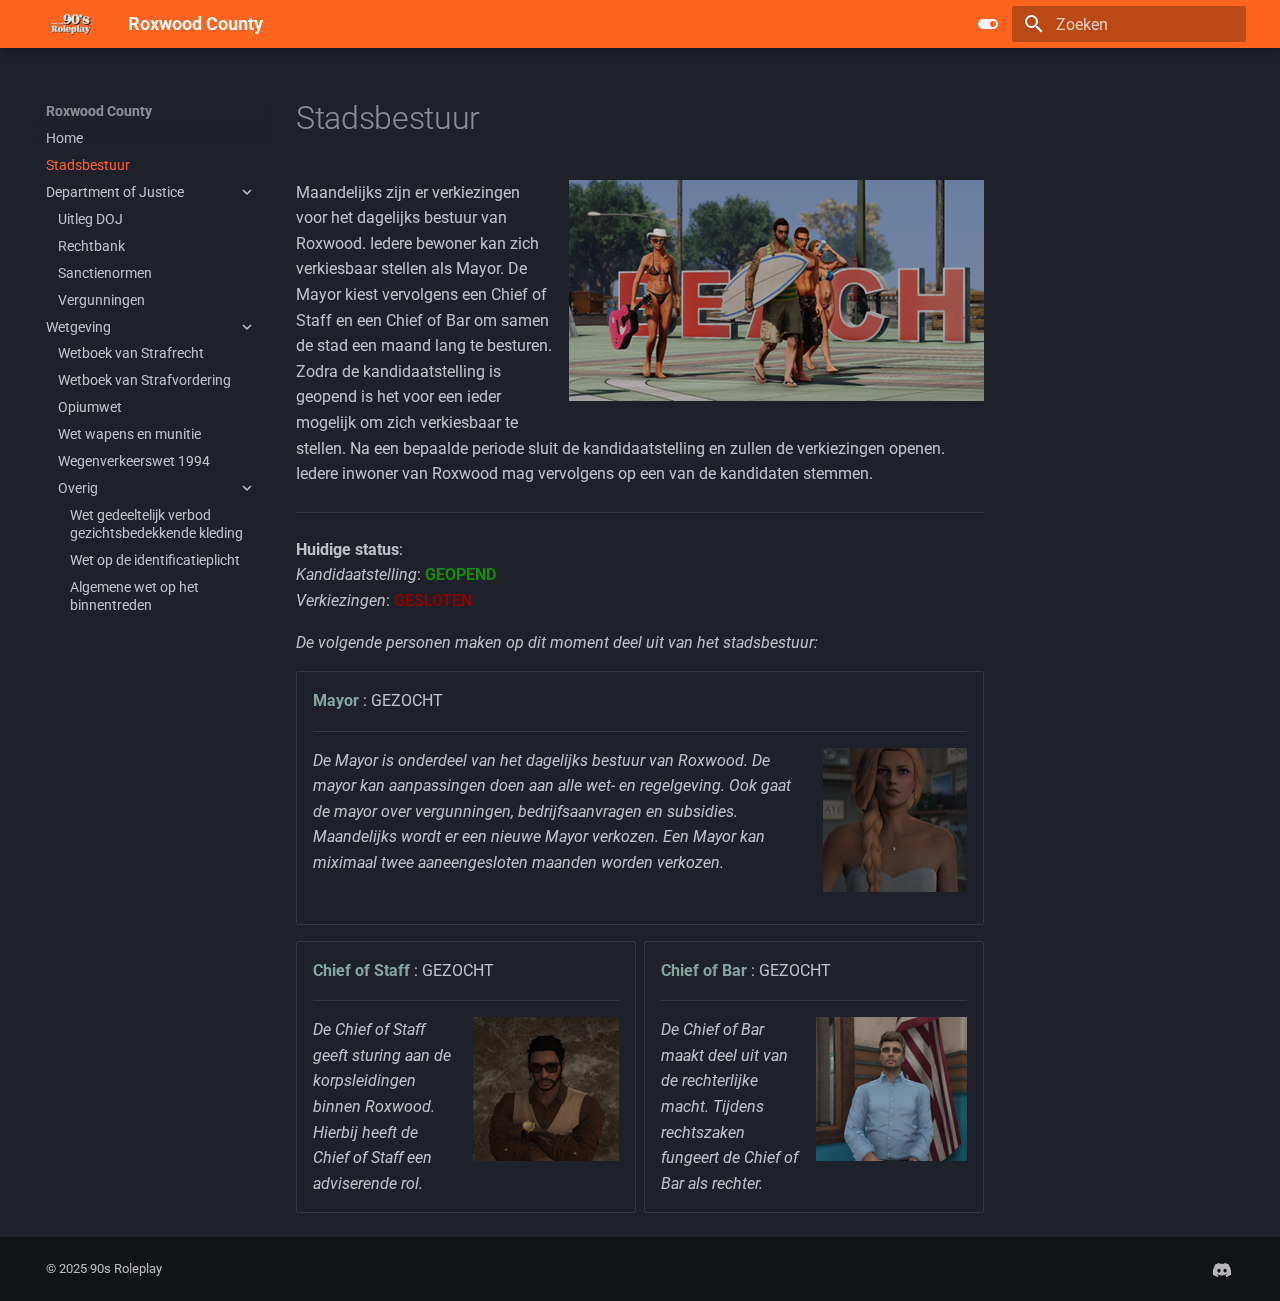
<file: stadsbestuur/index.html>
<!doctype html>
<html lang="nl" class="no-js">
  <head>
    
      <meta charset="utf-8">
      <meta name="viewport" content="width=device-width,initial-scale=1">
      
      
      
      
        <link rel="prev" href="..">
      
      
        <link rel="next" href="../Department%20of%20Justice/doj/">
      
      
      <link rel="icon" href="../img/logo.png">
      <meta name="generator" content="mkdocs-1.6.1, mkdocs-material-9.6.23">
    
    
      
        <title>Stadsbestuur - Roxwood County</title>
      
    
    
      <link rel="stylesheet" href="../assets/stylesheets/main.84d31ad4.min.css">
      
        
        <link rel="stylesheet" href="../assets/stylesheets/palette.06af60db.min.css">
      
      
  
  
    
      
      
    
  
    
      
      
    
  
    
      
      
    
  
    
      
      
    
  
    
      
      
    
  
    
      
      
    
  
    
      
      
    
  
    
      
      
    
  
    
      
      
    
  
    
      
      
    
  
    
      
      
    
  
    
      
      
    
  
  
  <style>:root{--md-admonition-icon--note:url('data:image/svg+xml;charset=utf-8,%3Csvg%20xmlns%3D%22http%3A//www.w3.org/2000/svg%22%20viewBox%3D%220%200%2016%2016%22%3E%3Cpath%20d%3D%22M1%207.775V2.75C1%201.784%201.784%201%202.75%201h5.025c.464%200%20.91.184%201.238.513l6.25%206.25a1.75%201.75%200%200%201%200%202.474l-5.026%205.026a1.75%201.75%200%200%201-2.474%200l-6.25-6.25A1.75%201.75%200%200%201%201%207.775m1.5%200c0%20.066.026.13.073.177l6.25%206.25a.25.25%200%200%200%20.354%200l5.025-5.025a.25.25%200%200%200%200-.354l-6.25-6.25a.25.25%200%200%200-.177-.073H2.75a.25.25%200%200%200-.25.25ZM6%205a1%201%200%201%201%200%202%201%201%200%200%201%200-2%22/%3E%3C/svg%3E');--md-admonition-icon--abstract:url('data:image/svg+xml;charset=utf-8,%3Csvg%20xmlns%3D%22http%3A//www.w3.org/2000/svg%22%20viewBox%3D%220%200%2016%2016%22%3E%3Cpath%20d%3D%22M2.5%201.75v11.5c0%20.138.112.25.25.25h3.17a.75.75%200%200%201%200%201.5H2.75A1.75%201.75%200%200%201%201%2013.25V1.75C1%20.784%201.784%200%202.75%200h8.5C12.216%200%2013%20.784%2013%201.75v7.736a.75.75%200%200%201-1.5%200V1.75a.25.25%200%200%200-.25-.25h-8.5a.25.25%200%200%200-.25.25m13.274%209.537zl-4.557%204.45a.75.75%200%200%201-1.055-.008l-1.943-1.95a.75.75%200%200%201%201.062-1.058l1.419%201.425%204.026-3.932a.75.75%200%201%201%201.048%201.074M4.75%204h4.5a.75.75%200%200%201%200%201.5h-4.5a.75.75%200%200%201%200-1.5M4%207.75A.75.75%200%200%201%204.75%207h2a.75.75%200%200%201%200%201.5h-2A.75.75%200%200%201%204%207.75%22/%3E%3C/svg%3E');--md-admonition-icon--info:url('data:image/svg+xml;charset=utf-8,%3Csvg%20xmlns%3D%22http%3A//www.w3.org/2000/svg%22%20viewBox%3D%220%200%2016%2016%22%3E%3Cpath%20d%3D%22M0%208a8%208%200%201%201%2016%200A8%208%200%200%201%200%208m8-6.5a6.5%206.5%200%201%200%200%2013%206.5%206.5%200%200%200%200-13M6.5%207.75A.75.75%200%200%201%207.25%207h1a.75.75%200%200%201%20.75.75v2.75h.25a.75.75%200%200%201%200%201.5h-2a.75.75%200%200%201%200-1.5h.25v-2h-.25a.75.75%200%200%201-.75-.75M8%206a1%201%200%201%201%200-2%201%201%200%200%201%200%202%22/%3E%3C/svg%3E');--md-admonition-icon--tip:url('data:image/svg+xml;charset=utf-8,%3Csvg%20xmlns%3D%22http%3A//www.w3.org/2000/svg%22%20viewBox%3D%220%200%2016%2016%22%3E%3Cpath%20d%3D%22M3.499.75a.75.75%200%200%201%201.5%200v.996C5.9%202.903%206.793%203.65%207.662%204.376l.24.202c-.036-.694.055-1.422.426-2.163C9.1.873%2010.794-.045%2012.622.26%2014.408.558%2016%201.94%2016%204.25c0%201.278-.954%202.575-2.44%202.734l.146.508.065.22c.203.701.412%201.455.476%202.226.142%201.707-.4%203.03-1.487%203.898C11.714%2014.671%2010.27%2015%208.75%2015h-6a.75.75%200%200%201%200-1.5h1.376a4.5%204.5%200%200%201-.563-1.191%203.84%203.84%200%200%201-.05-2.063%204.65%204.65%200%200%201-2.025-.293.75.75%200%200%201%20.525-1.406c1.357.507%202.376-.006%202.698-.318l.009-.01a.747.747%200%200%201%201.06%200%20.75.75%200%200%201-.012%201.074c-.912.92-.992%201.835-.768%202.586.221.74.745%201.337%201.196%201.621H8.75c1.343%200%202.398-.296%203.074-.836.635-.507%201.036-1.31.928-2.602-.05-.603-.216-1.224-.422-1.93l-.064-.221c-.12-.407-.246-.84-.353-1.29a2.4%202.4%200%200%201-.507-.441%203.1%203.1%200%200%201-.633-1.248.75.75%200%200%201%201.455-.364c.046.185.144.436.31.627.146.168.353.305.712.305.738%200%201.25-.615%201.25-1.25%200-1.47-.95-2.315-2.123-2.51-1.172-.196-2.227.387-2.706%201.345-.46.92-.27%201.774.019%203.062l.042.19.01.05c.348.443.666.949.94%201.553a.75.75%200%201%201-1.365.62c-.553-1.217-1.32-1.94-2.3-2.768L6.7%205.527c-.814-.68-1.75-1.462-2.692-2.619a3.7%203.7%200%200%200-1.023.88c-.406.495-.663%201.036-.722%201.508.116.122.306.21.591.239.388.038.797-.06%201.032-.19a.75.75%200%200%201%20.728%201.31c-.515.287-1.23.439-1.906.373-.682-.067-1.473-.38-1.879-1.193L.75%205.677V5.5c0-.984.48-1.94%201.077-2.664.46-.559%201.05-1.055%201.673-1.353z%22/%3E%3C/svg%3E');--md-admonition-icon--success:url('data:image/svg+xml;charset=utf-8,%3Csvg%20xmlns%3D%22http%3A//www.w3.org/2000/svg%22%20viewBox%3D%220%200%2016%2016%22%3E%3Cpath%20d%3D%22M13.78%204.22a.75.75%200%200%201%200%201.06l-7.25%207.25a.75.75%200%200%201-1.06%200L2.22%209.28a.75.75%200%200%201%20.018-1.042.75.75%200%200%201%201.042-.018L6%2010.94l6.72-6.72a.75.75%200%200%201%201.06%200%22/%3E%3C/svg%3E');--md-admonition-icon--question:url('data:image/svg+xml;charset=utf-8,%3Csvg%20xmlns%3D%22http%3A//www.w3.org/2000/svg%22%20viewBox%3D%220%200%2016%2016%22%3E%3Cpath%20d%3D%22M0%208a8%208%200%201%201%2016%200A8%208%200%200%201%200%208m8-6.5a6.5%206.5%200%201%200%200%2013%206.5%206.5%200%200%200%200-13M6.92%206.085h.001a.749.749%200%201%201-1.342-.67c.169-.339.436-.701.849-.977C6.845%204.16%207.369%204%208%204a2.76%202.76%200%200%201%201.637.525c.503.377.863.965.863%201.725%200%20.448-.115.83-.329%201.15-.205.307-.47.513-.692.662-.109.072-.22.138-.313.195l-.006.004a6%206%200%200%200-.26.16%201%201%200%200%200-.276.245.75.75%200%200%201-1.248-.832c.184-.264.42-.489.692-.661q.154-.1.313-.195l.007-.004c.1-.061.182-.11.258-.161a1%201%200%200%200%20.277-.245C8.96%206.514%209%206.427%209%206.25a.61.61%200%200%200-.262-.525A1.27%201.27%200%200%200%208%205.5c-.369%200-.595.09-.74.187a1%201%200%200%200-.34.398M9%2011a1%201%200%201%201-2%200%201%201%200%200%201%202%200%22/%3E%3C/svg%3E');--md-admonition-icon--warning:url('data:image/svg+xml;charset=utf-8,%3Csvg%20xmlns%3D%22http%3A//www.w3.org/2000/svg%22%20viewBox%3D%220%200%2016%2016%22%3E%3Cpath%20d%3D%22M6.457%201.047c.659-1.234%202.427-1.234%203.086%200l6.082%2011.378A1.75%201.75%200%200%201%2014.082%2015H1.918a1.75%201.75%200%200%201-1.543-2.575Zm1.763.707a.25.25%200%200%200-.44%200L1.698%2013.132a.25.25%200%200%200%20.22.368h12.164a.25.25%200%200%200%20.22-.368Zm.53%203.996v2.5a.75.75%200%200%201-1.5%200v-2.5a.75.75%200%200%201%201.5%200M9%2011a1%201%200%201%201-2%200%201%201%200%200%201%202%200%22/%3E%3C/svg%3E');--md-admonition-icon--failure:url('data:image/svg+xml;charset=utf-8,%3Csvg%20xmlns%3D%22http%3A//www.w3.org/2000/svg%22%20viewBox%3D%220%200%2016%2016%22%3E%3Cpath%20d%3D%22M2.344%202.343za8%208%200%200%201%2011.314%2011.314A8.002%208.002%200%200%201%20.234%2010.089a8%208%200%200%201%202.11-7.746m1.06%2010.253a6.5%206.5%200%201%200%209.108-9.275%206.5%206.5%200%200%200-9.108%209.275M6.03%204.97%208%206.94l1.97-1.97a.749.749%200%200%201%201.275.326.75.75%200%200%201-.215.734L9.06%208l1.97%201.97a.749.749%200%200%201-.326%201.275.75.75%200%200%201-.734-.215L8%209.06l-1.97%201.97a.749.749%200%200%201-1.275-.326.75.75%200%200%201%20.215-.734L6.94%208%204.97%206.03a.75.75%200%200%201%20.018-1.042.75.75%200%200%201%201.042-.018%22/%3E%3C/svg%3E');--md-admonition-icon--danger:url('data:image/svg+xml;charset=utf-8,%3Csvg%20xmlns%3D%22http%3A//www.w3.org/2000/svg%22%20viewBox%3D%220%200%2016%2016%22%3E%3Cpath%20d%3D%22M9.504.43a1.516%201.516%200%200%201%202.437%201.713L10.415%205.5h2.123c1.57%200%202.346%201.909%201.22%203.004l-7.34%207.142a1.25%201.25%200%200%201-.871.354h-.302a1.25%201.25%200%200%201-1.157-1.723L5.633%2010.5H3.462c-1.57%200-2.346-1.909-1.22-3.004zm1.047%201.074L3.286%208.571A.25.25%200%200%200%203.462%209H6.75a.75.75%200%200%201%20.694%201.034l-1.713%204.188%206.982-6.793A.25.25%200%200%200%2012.538%207H9.25a.75.75%200%200%201-.683-1.06l2.008-4.418.003-.006-.004-.009-.006-.006-.008-.001q-.005%200-.009.004%22/%3E%3C/svg%3E');--md-admonition-icon--bug:url('data:image/svg+xml;charset=utf-8,%3Csvg%20xmlns%3D%22http%3A//www.w3.org/2000/svg%22%20viewBox%3D%220%200%2016%2016%22%3E%3Cpath%20d%3D%22M4.72.22a.75.75%200%200%201%201.06%200l1%20.999a3.5%203.5%200%200%201%202.441%200l.999-1a.748.748%200%200%201%201.265.332.75.75%200%200%201-.205.729l-.775.776c.616.63.995%201.493.995%202.444v.327q0%20.15-.025.292c.408.14.764.392%201.029.722l1.968-.787a.75.75%200%200%201%20.556%201.392L13%207.258V9h2.25a.75.75%200%200%201%200%201.5H13v.5q-.002.615-.141%201.186l2.17.868a.75.75%200%200%201-.557%201.392l-2.184-.873A5%205%200%200%201%208%2016a5%205%200%200%201-4.288-2.427l-2.183.873a.75.75%200%200%201-.558-1.392l2.17-.868A5%205%200%200%201%203%2011v-.5H.75a.75.75%200%200%201%200-1.5H3V7.258L.971%206.446a.75.75%200%200%201%20.558-1.392l1.967.787c.265-.33.62-.583%201.03-.722a1.7%201.7%200%200%201-.026-.292V4.5c0-.951.38-1.814.995-2.444L4.72%201.28a.75.75%200%200%201%200-1.06m.53%206.28a.75.75%200%200%200-.75.75V11a3.5%203.5%200%201%200%207%200V7.25a.75.75%200%200%200-.75-.75ZM6.173%205h3.654A.17.17%200%200%200%2010%204.827V4.5a2%202%200%201%200-4%200v.327c0%20.096.077.173.173.173%22/%3E%3C/svg%3E');--md-admonition-icon--example:url('data:image/svg+xml;charset=utf-8,%3Csvg%20xmlns%3D%22http%3A//www.w3.org/2000/svg%22%20viewBox%3D%220%200%2016%2016%22%3E%3Cpath%20d%3D%22M5%205.782V2.5h-.25a.75.75%200%200%201%200-1.5h6.5a.75.75%200%200%201%200%201.5H11v3.282l3.666%205.76C15.619%2013.04%2014.543%2015%2012.767%2015H3.233c-1.776%200-2.852-1.96-1.899-3.458Zm-2.4%206.565a.75.75%200%200%200%20.633%201.153h9.534a.75.75%200%200%200%20.633-1.153L12.225%2010.5h-8.45ZM9.5%202.5h-3V6c0%20.143-.04.283-.117.403L4.73%209h6.54L9.617%206.403A.75.75%200%200%201%209.5%206Z%22/%3E%3C/svg%3E');--md-admonition-icon--quote:url('data:image/svg+xml;charset=utf-8,%3Csvg%20xmlns%3D%22http%3A//www.w3.org/2000/svg%22%20viewBox%3D%220%200%2016%2016%22%3E%3Cpath%20d%3D%22M1.75%202.5h10.5a.75.75%200%200%201%200%201.5H1.75a.75.75%200%200%201%200-1.5m4%205h8.5a.75.75%200%200%201%200%201.5h-8.5a.75.75%200%200%201%200-1.5m0%205h8.5a.75.75%200%200%201%200%201.5h-8.5a.75.75%200%200%201%200-1.5M2.5%207.75v6a.75.75%200%200%201-1.5%200v-6a.75.75%200%200%201%201.5%200%22/%3E%3C/svg%3E');}</style>



    
    
      
    
    
      
        
        
        <link rel="preconnect" href="https://fonts.gstatic.com" crossorigin>
        <link rel="stylesheet" href="https://fonts.googleapis.com/css?family=Roboto:300,300i,400,400i,700,700i%7CRoboto+Mono:400,400i,700,700i&display=fallback">
        <style>:root{--md-text-font:"Roboto";--md-code-font:"Roboto Mono"}</style>
      
    
    
      <link rel="stylesheet" href="../stylesheets/extra.css">
    
    <script>__md_scope=new URL("..",location),__md_hash=e=>[...e].reduce(((e,_)=>(e<<5)-e+_.charCodeAt(0)),0),__md_get=(e,_=localStorage,t=__md_scope)=>JSON.parse(_.getItem(t.pathname+"."+e)),__md_set=(e,_,t=localStorage,a=__md_scope)=>{try{t.setItem(a.pathname+"."+e,JSON.stringify(_))}catch(e){}}</script>
    
      

    
    
    
  </head>
  
  
    
    
      
    
    
    
    
    <body dir="ltr" data-md-color-scheme="slate" data-md-color-primary="custom" data-md-color-accent="custom">
  
    
    <input class="md-toggle" data-md-toggle="drawer" type="checkbox" id="__drawer" autocomplete="off">
    <input class="md-toggle" data-md-toggle="search" type="checkbox" id="__search" autocomplete="off">
    <label class="md-overlay" for="__drawer"></label>
    <div data-md-component="skip">
      
        
        <a href="#stadsbestuur" class="md-skip">
          Ga naar inhoud
        </a>
      
    </div>
    <div data-md-component="announce">
      
    </div>
    
    
      

  

<header class="md-header md-header--shadow" data-md-component="header">
  <nav class="md-header__inner md-grid" aria-label="Header">
    <a href=".." title="Roxwood County" class="md-header__button md-logo" aria-label="Roxwood County" data-md-component="logo">
      
  <img src="../img/logo.webp" alt="logo">

    </a>
    <label class="md-header__button md-icon" for="__drawer">
      
      <svg xmlns="http://www.w3.org/2000/svg" viewBox="0 0 24 24"><path d="M3 6h18v2H3zm0 5h18v2H3zm0 5h18v2H3z"/></svg>
    </label>
    <div class="md-header__title" data-md-component="header-title">
      <div class="md-header__ellipsis">
        <div class="md-header__topic">
          <span class="md-ellipsis">
            Roxwood County
          </span>
        </div>
        <div class="md-header__topic" data-md-component="header-topic">
          <span class="md-ellipsis">
            
              Stadsbestuur
            
          </span>
        </div>
      </div>
    </div>
    
      
        <form class="md-header__option" data-md-component="palette">
  
    
    
    
    <input class="md-option" data-md-color-media="" data-md-color-scheme="slate" data-md-color-primary="custom" data-md-color-accent="custom"  aria-label="Overschakelen naar light mode"  type="radio" name="__palette" id="__palette_0">
    
      <label class="md-header__button md-icon" title="Overschakelen naar light mode" for="__palette_1" hidden>
        <svg xmlns="http://www.w3.org/2000/svg" viewBox="0 0 24 24"><path d="M17 7H7a5 5 0 0 0-5 5 5 5 0 0 0 5 5h10a5 5 0 0 0 5-5 5 5 0 0 0-5-5m0 8a3 3 0 0 1-3-3 3 3 0 0 1 3-3 3 3 0 0 1 3 3 3 3 0 0 1-3 3"/></svg>
      </label>
    
  
    
    
    
    <input class="md-option" data-md-color-media="" data-md-color-scheme="default" data-md-color-primary="custom" data-md-color-accent="custom"  aria-label="Overschakelen naar dark mode"  type="radio" name="__palette" id="__palette_1">
    
      <label class="md-header__button md-icon" title="Overschakelen naar dark mode" for="__palette_0" hidden>
        <svg xmlns="http://www.w3.org/2000/svg" viewBox="0 0 24 24"><path d="M17 6H7c-3.31 0-6 2.69-6 6s2.69 6 6 6h10c3.31 0 6-2.69 6-6s-2.69-6-6-6m0 10H7c-2.21 0-4-1.79-4-4s1.79-4 4-4h10c2.21 0 4 1.79 4 4s-1.79 4-4 4M7 9c-1.66 0-3 1.34-3 3s1.34 3 3 3 3-1.34 3-3-1.34-3-3-3"/></svg>
      </label>
    
  
</form>
      
    
    
      <script>var palette=__md_get("__palette");if(palette&&palette.color){if("(prefers-color-scheme)"===palette.color.media){var media=matchMedia("(prefers-color-scheme: light)"),input=document.querySelector(media.matches?"[data-md-color-media='(prefers-color-scheme: light)']":"[data-md-color-media='(prefers-color-scheme: dark)']");palette.color.media=input.getAttribute("data-md-color-media"),palette.color.scheme=input.getAttribute("data-md-color-scheme"),palette.color.primary=input.getAttribute("data-md-color-primary"),palette.color.accent=input.getAttribute("data-md-color-accent")}for(var[key,value]of Object.entries(palette.color))document.body.setAttribute("data-md-color-"+key,value)}</script>
    
    
    
      
      
        <label class="md-header__button md-icon" for="__search">
          
          <svg xmlns="http://www.w3.org/2000/svg" viewBox="0 0 24 24"><path d="M9.5 3A6.5 6.5 0 0 1 16 9.5c0 1.61-.59 3.09-1.56 4.23l.27.27h.79l5 5-1.5 1.5-5-5v-.79l-.27-.27A6.52 6.52 0 0 1 9.5 16 6.5 6.5 0 0 1 3 9.5 6.5 6.5 0 0 1 9.5 3m0 2C7 5 5 7 5 9.5S7 14 9.5 14 14 12 14 9.5 12 5 9.5 5"/></svg>
        </label>
        <div class="md-search" data-md-component="search" role="dialog">
  <label class="md-search__overlay" for="__search"></label>
  <div class="md-search__inner" role="search">
    <form class="md-search__form" name="search">
      <input type="text" class="md-search__input" name="query" aria-label="Zoeken" placeholder="Zoeken" autocapitalize="off" autocorrect="off" autocomplete="off" spellcheck="false" data-md-component="search-query" required>
      <label class="md-search__icon md-icon" for="__search">
        
        <svg xmlns="http://www.w3.org/2000/svg" viewBox="0 0 24 24"><path d="M9.5 3A6.5 6.5 0 0 1 16 9.5c0 1.61-.59 3.09-1.56 4.23l.27.27h.79l5 5-1.5 1.5-5-5v-.79l-.27-.27A6.52 6.52 0 0 1 9.5 16 6.5 6.5 0 0 1 3 9.5 6.5 6.5 0 0 1 9.5 3m0 2C7 5 5 7 5 9.5S7 14 9.5 14 14 12 14 9.5 12 5 9.5 5"/></svg>
        
        <svg xmlns="http://www.w3.org/2000/svg" viewBox="0 0 24 24"><path d="M20 11v2H8l5.5 5.5-1.42 1.42L4.16 12l7.92-7.92L13.5 5.5 8 11z"/></svg>
      </label>
      <nav class="md-search__options" aria-label="Zoeken">
        
        <button type="reset" class="md-search__icon md-icon" title="Leegmaken" aria-label="Leegmaken" tabindex="-1">
          
          <svg xmlns="http://www.w3.org/2000/svg" viewBox="0 0 24 24"><path d="M19 6.41 17.59 5 12 10.59 6.41 5 5 6.41 10.59 12 5 17.59 6.41 19 12 13.41 17.59 19 19 17.59 13.41 12z"/></svg>
        </button>
      </nav>
      
    </form>
    <div class="md-search__output">
      <div class="md-search__scrollwrap" tabindex="0" data-md-scrollfix>
        <div class="md-search-result" data-md-component="search-result">
          <div class="md-search-result__meta">
            Zoeken initialiseren
          </div>
          <ol class="md-search-result__list" role="presentation"></ol>
        </div>
      </div>
    </div>
  </div>
</div>
      
    
    
  </nav>
  
</header>
    
    <div class="md-container" data-md-component="container">
      
      
        
          
        
      
      <main class="md-main" data-md-component="main">
        <div class="md-main__inner md-grid">
          
            
              
              <div class="md-sidebar md-sidebar--primary" data-md-component="sidebar" data-md-type="navigation" >
                <div class="md-sidebar__scrollwrap">
                  <div class="md-sidebar__inner">
                    



<nav class="md-nav md-nav--primary" aria-label="Navigatie" data-md-level="0">
  <label class="md-nav__title" for="__drawer">
    <a href=".." title="Roxwood County" class="md-nav__button md-logo" aria-label="Roxwood County" data-md-component="logo">
      
  <img src="../img/logo.webp" alt="logo">

    </a>
    Roxwood County
  </label>
  
  <ul class="md-nav__list" data-md-scrollfix>
    
      
      
  
  
  
  
    <li class="md-nav__item">
      <a href=".." class="md-nav__link">
        
  
  
  <span class="md-ellipsis">
    Home
    
  </span>
  

      </a>
    </li>
  

    
      
      
  
  
    
  
  
  
    <li class="md-nav__item md-nav__item--active">
      
      <input class="md-nav__toggle md-toggle" type="checkbox" id="__toc">
      
      
        
      
      
      <a href="./" class="md-nav__link md-nav__link--active">
        
  
  
  <span class="md-ellipsis">
    Stadsbestuur
    
  </span>
  

      </a>
      
    </li>
  

    
      
      
  
  
  
  
    
    
      
        
      
        
      
        
      
        
      
    
    
    
    
    <li class="md-nav__item md-nav__item--nested">
      
        
        
          
        
        <input class="md-nav__toggle md-toggle md-toggle--indeterminate" type="checkbox" id="__nav_3" >
        
          
          <label class="md-nav__link" for="__nav_3" id="__nav_3_label" tabindex="0">
            
  
  
  <span class="md-ellipsis">
    Department of Justice
    
  </span>
  

            <span class="md-nav__icon md-icon"></span>
          </label>
        
        <nav class="md-nav" data-md-level="1" aria-labelledby="__nav_3_label" aria-expanded="false">
          <label class="md-nav__title" for="__nav_3">
            <span class="md-nav__icon md-icon"></span>
            Department of Justice
          </label>
          <ul class="md-nav__list" data-md-scrollfix>
            
              
                
  
  
  
  
    <li class="md-nav__item">
      <a href="../Department%20of%20Justice/doj/" class="md-nav__link">
        
  
  
  <span class="md-ellipsis">
    Uitleg DOJ
    
  </span>
  

      </a>
    </li>
  

              
            
              
                
  
  
  
  
    <li class="md-nav__item">
      <a href="../Department%20of%20Justice/rechtbank/" class="md-nav__link">
        
  
  
  <span class="md-ellipsis">
    Rechtbank
    
  </span>
  

      </a>
    </li>
  

              
            
              
                
  
  
  
  
    <li class="md-nav__item">
      <a href="../Department%20of%20Justice/sanctienormen/" class="md-nav__link">
        
  
  
  <span class="md-ellipsis">
    Sanctienormen
    
  </span>
  

      </a>
    </li>
  

              
            
              
                
  
  
  
  
    <li class="md-nav__item">
      <a href="../Department%20of%20Justice/vergunningen/" class="md-nav__link">
        
  
  
  <span class="md-ellipsis">
    Vergunningen
    
  </span>
  

      </a>
    </li>
  

              
            
          </ul>
        </nav>
      
    </li>
  

    
      
      
  
  
  
  
    
    
      
        
      
        
      
        
      
        
      
        
      
        
      
    
    
    
    
    <li class="md-nav__item md-nav__item--nested">
      
        
        
          
        
        <input class="md-nav__toggle md-toggle md-toggle--indeterminate" type="checkbox" id="__nav_4" >
        
          
          <label class="md-nav__link" for="__nav_4" id="__nav_4_label" tabindex="0">
            
  
  
  <span class="md-ellipsis">
    Wetgeving
    
  </span>
  

            <span class="md-nav__icon md-icon"></span>
          </label>
        
        <nav class="md-nav" data-md-level="1" aria-labelledby="__nav_4_label" aria-expanded="false">
          <label class="md-nav__title" for="__nav_4">
            <span class="md-nav__icon md-icon"></span>
            Wetgeving
          </label>
          <ul class="md-nav__list" data-md-scrollfix>
            
              
                
  
  
  
  
    <li class="md-nav__item">
      <a href="../Wetgeving/sr/" class="md-nav__link">
        
  
  
  <span class="md-ellipsis">
    Wetboek van Strafrecht
    
  </span>
  

      </a>
    </li>
  

              
            
              
                
  
  
  
  
    <li class="md-nav__item">
      <a href="../Wetgeving/sv/" class="md-nav__link">
        
  
  
  <span class="md-ellipsis">
    Wetboek van Strafvordering
    
  </span>
  

      </a>
    </li>
  

              
            
              
                
  
  
  
  
    <li class="md-nav__item">
      <a href="../Wetgeving/opw/" class="md-nav__link">
        
  
  
  <span class="md-ellipsis">
    Opiumwet
    
  </span>
  

      </a>
    </li>
  

              
            
              
                
  
  
  
  
    <li class="md-nav__item">
      <a href="../Wetgeving/wwm/" class="md-nav__link">
        
  
  
  <span class="md-ellipsis">
    Wet wapens en munitie
    
  </span>
  

      </a>
    </li>
  

              
            
              
                
  
  
  
  
    <li class="md-nav__item">
      <a href="../Wetgeving/wvw/" class="md-nav__link">
        
  
  
  <span class="md-ellipsis">
    Wegenverkeerswet 1994
    
  </span>
  

      </a>
    </li>
  

              
            
              
                
  
  
  
  
    
    
      
        
      
        
      
        
      
    
    
    
    
    <li class="md-nav__item md-nav__item--nested">
      
        
        
          
        
        <input class="md-nav__toggle md-toggle md-toggle--indeterminate" type="checkbox" id="__nav_4_6" >
        
          
          <label class="md-nav__link" for="__nav_4_6" id="__nav_4_6_label" tabindex="0">
            
  
  
  <span class="md-ellipsis">
    Overig
    
  </span>
  

            <span class="md-nav__icon md-icon"></span>
          </label>
        
        <nav class="md-nav" data-md-level="2" aria-labelledby="__nav_4_6_label" aria-expanded="false">
          <label class="md-nav__title" for="__nav_4_6">
            <span class="md-nav__icon md-icon"></span>
            Overig
          </label>
          <ul class="md-nav__list" data-md-scrollfix>
            
              
                
  
  
  
  
    <li class="md-nav__item">
      <a href="../Wetgeving/Overig/wgvgk/" class="md-nav__link">
        
  
  
  <span class="md-ellipsis">
    Wet gedeeltelijk verbod gezichtsbedekkende kleding
    
  </span>
  

      </a>
    </li>
  

              
            
              
                
  
  
  
  
    <li class="md-nav__item">
      <a href="../Wetgeving/Overig/wid/" class="md-nav__link">
        
  
  
  <span class="md-ellipsis">
    Wet op de identificatieplicht
    
  </span>
  

      </a>
    </li>
  

              
            
              
                
  
  
  
  
    <li class="md-nav__item">
      <a href="../Wetgeving/Overig/awbi/" class="md-nav__link">
        
  
  
  <span class="md-ellipsis">
    Algemene wet op het binnentreden
    
  </span>
  

      </a>
    </li>
  

              
            
          </ul>
        </nav>
      
    </li>
  

              
            
          </ul>
        </nav>
      
    </li>
  

    
  </ul>
</nav>
                  </div>
                </div>
              </div>
            
            
              
              <div class="md-sidebar md-sidebar--secondary" data-md-component="sidebar" data-md-type="toc" >
                <div class="md-sidebar__scrollwrap">
                  <div class="md-sidebar__inner">
                    

<nav class="md-nav md-nav--secondary" aria-label="Inhoudsopgave">
  
  
  
    
  
  
</nav>
                  </div>
                </div>
              </div>
            
          
          
            <div class="md-content" data-md-component="content">
              <article class="md-content__inner md-typeset">
                
                  



<h1 id="stadsbestuur">Stadsbestuur</h1>
<p><img align="right" alt="Image title" src="../img/beach.webp" /></p>
<p>Maandelijks zijn er verkiezingen voor het dagelijks bestuur van Roxwood.
Iedere bewoner kan zich verkiesbaar stellen als Mayor. 
De Mayor kiest vervolgens een Chief of Staff en een Chief of Bar om samen de stad een maand lang te besturen. 
Zodra de kandidaatstelling is geopend is het voor een ieder mogelijk om zich verkiesbaar te stellen. 
Na een bepaalde periode sluit de kandidaatstelling en zullen de verkiezingen openen. 
Iedere inwoner van Roxwood mag vervolgens op een van de kandidaten stemmen. </p>
<hr />
<p><strong>Huidige status</strong>: <br />
<em>Kandidaatstelling</em>: <span style="color: #168E02;"><strong>GEOPEND</strong></span><br />
<em>Verkiezingen</em>: <span style="color: #8E0205;"><strong>GESLOTEN</strong></span></p>
<p><em>De volgende personen maken op dit moment deel uit van het stadsbestuur:</em></p>
<div class="grid cards">
<ul>
<li>
<p><span style="color: #85A79D;"><strong>Mayor</strong></span> : GEZOCHT</p>
<hr />
<p><img align="right" alt="Image title" src="../img/mayor.webp" /></p>
<p><em>De Mayor is onderdeel van het dagelijks bestuur van Roxwood. De mayor kan aanpassingen doen aan alle wet- en regelgeving. Ook gaat de mayor over vergunningen, bedrijfsaanvragen en subsidies. Maandelijks wordt er een nieuwe Mayor verkozen. Een Mayor kan miximaal twee aaneengesloten maanden worden verkozen.</em> </p>
</li>
</ul>
</div>
<div class="grid cards">
<ul>
<li>
<p><span style="color: #85A79D;"><strong>Chief of Staff</strong></span> : GEZOCHT</p>
<hr />
<p><img align="right" alt="Image title" src="../img/chiefofstaff.webp" /></p>
<p><em>De Chief of Staff geeft sturing aan de korpsleidingen binnen Roxwood. Hierbij heeft de Chief of Staff een adviserende rol.</em></p>
</li>
<li>
<p><span style="color: #85A79D;"><strong>Chief of Bar</strong></span> : GEZOCHT</p>
<hr />
<p><img align="right" alt="Image title" src="../img/chiefofbar.webp" /></p>
<p><em>De Chief of Bar maakt deel uit van de rechterlijke macht. Tijdens rechtszaken fungeert de Chief of Bar als rechter.</em></p>
</li>
</ul>
</div>












                
              </article>
            </div>
          
          
<script>var target=document.getElementById(location.hash.slice(1));target&&target.name&&(target.checked=target.name.startsWith("__tabbed_"))</script>
        </div>
        
          <button type="button" class="md-top md-icon" data-md-component="top" hidden>
  
  <svg xmlns="http://www.w3.org/2000/svg" viewBox="0 0 24 24"><path d="M13 20h-2V8l-5.5 5.5-1.42-1.42L12 4.16l7.92 7.92-1.42 1.42L13 8z"/></svg>
  Terug naar boven
</button>
        
      </main>
      
        <footer class="md-footer">
  
  <div class="md-footer-meta md-typeset">
    <div class="md-footer-meta__inner md-grid">
      <div class="md-copyright">
  
    <div class="md-copyright__highlight">
      &copy; 2025 <a href="https://discord.gg/urhThdfAKm"  target="_blank" rel="noopener">90s Roleplay</a>

    </div>
  
  
</div>
      
        
<div class="md-social">
  
    
    
    
    
      
      
    
    <a href="https://discord.gg/urhThdfAKm" target="_blank" rel="noopener" title="discord.gg" class="md-social__link">
      <svg xmlns="http://www.w3.org/2000/svg" viewBox="0 0 576 512"><!--! Font Awesome Free 7.1.0 by @fontawesome - https://fontawesome.com License - https://fontawesome.com/license/free (Icons: CC BY 4.0, Fonts: SIL OFL 1.1, Code: MIT License) Copyright 2025 Fonticons, Inc.--><path d="M492.5 69.8c-.2-.3-.4-.6-.8-.7-38.1-17.5-78.4-30-119.7-37.1-.4-.1-.8 0-1.1.1s-.6.4-.8.8c-5.5 9.9-10.5 20.2-14.9 30.6-44.6-6.8-89.9-6.8-134.4 0-4.5-10.5-9.5-20.7-15.1-30.6-.2-.3-.5-.6-.8-.8s-.7-.2-1.1-.2C162.5 39 122.2 51.5 84.1 69c-.3.1-.6.4-.8.7C7.1 183.5-13.8 294.6-3.6 404.2c0 .3.1.5.2.8s.3.4.5.6c44.4 32.9 94 58 146.8 74.2.4.1.8.1 1.1 0s.7-.4.9-.7c11.3-15.4 21.4-31.8 30-48.8.1-.2.2-.5.2-.8s0-.5-.1-.8-.2-.5-.4-.6-.4-.3-.7-.4c-15.8-6.1-31.2-13.4-45.9-21.9-.3-.2-.5-.4-.7-.6s-.3-.6-.3-.9 0-.6.2-.9.3-.5.6-.7c3.1-2.3 6.2-4.7 9.1-7.1.3-.2.6-.4.9-.4s.7 0 1 .1c96.2 43.9 200.4 43.9 295.5 0 .3-.1.7-.2 1-.2s.7.2.9.4c2.9 2.4 6 4.9 9.1 7.2.2.2.4.4.6.7s.2.6.2.9-.1.6-.3.9-.4.5-.6.6c-14.7 8.6-30 15.9-45.9 21.8-.2.1-.5.2-.7.4s-.3.4-.4.7-.1.5-.1.8.1.5.2.8c8.8 17 18.8 33.3 30 48.8.2.3.6.6.9.7s.8.1 1.1 0c52.9-16.2 102.6-41.3 147.1-74.2.2-.2.4-.4.5-.6s.2-.5.2-.8c12.3-126.8-20.5-236.9-86.9-334.5zm-302 267.7c-29 0-52.8-26.6-52.8-59.2s23.4-59.2 52.8-59.2c29.7 0 53.3 26.8 52.8 59.2 0 32.7-23.4 59.2-52.8 59.2m195.4 0c-29 0-52.8-26.6-52.8-59.2s23.4-59.2 52.8-59.2c29.7 0 53.3 26.8 52.8 59.2 0 32.7-23.2 59.2-52.8 59.2"/></svg>
    </a>
  
</div>
      
    </div>
  </div>
</footer>
      
    </div>
    <div class="md-dialog" data-md-component="dialog">
      <div class="md-dialog__inner md-typeset"></div>
    </div>
    
    
    
      
      <script id="__config" type="application/json">{"base": "..", "features": ["navigation.instant", "navigation.tracking", "navigation.expand", "navigation.indexes", "navigation.top", "header.autohide", "toc.follow", "content.action.edit", "content.action.view"], "search": "../assets/javascripts/workers/search.973d3a69.min.js", "tags": null, "translations": {"clipboard.copied": "Gekopieerd naar klembord", "clipboard.copy": "Kopi\u00ebren naar klembord", "search.result.more.one": "1 extra overeenkomst op deze pagina", "search.result.more.other": "# extra overeenkomsten op deze pagina", "search.result.none": "Geen overeenkomende documenten", "search.result.one": "1 overeenkomende document", "search.result.other": "# overeenkomende documenten", "search.result.placeholder": "Typ om te beginnen met zoeken", "search.result.term.missing": "Ontbreekt", "select.version": "Selecteer versie"}, "version": null}</script>
    
    
      <script src="../assets/javascripts/bundle.f55a23d4.min.js"></script>
      
    
  </body>
</html>
</file>
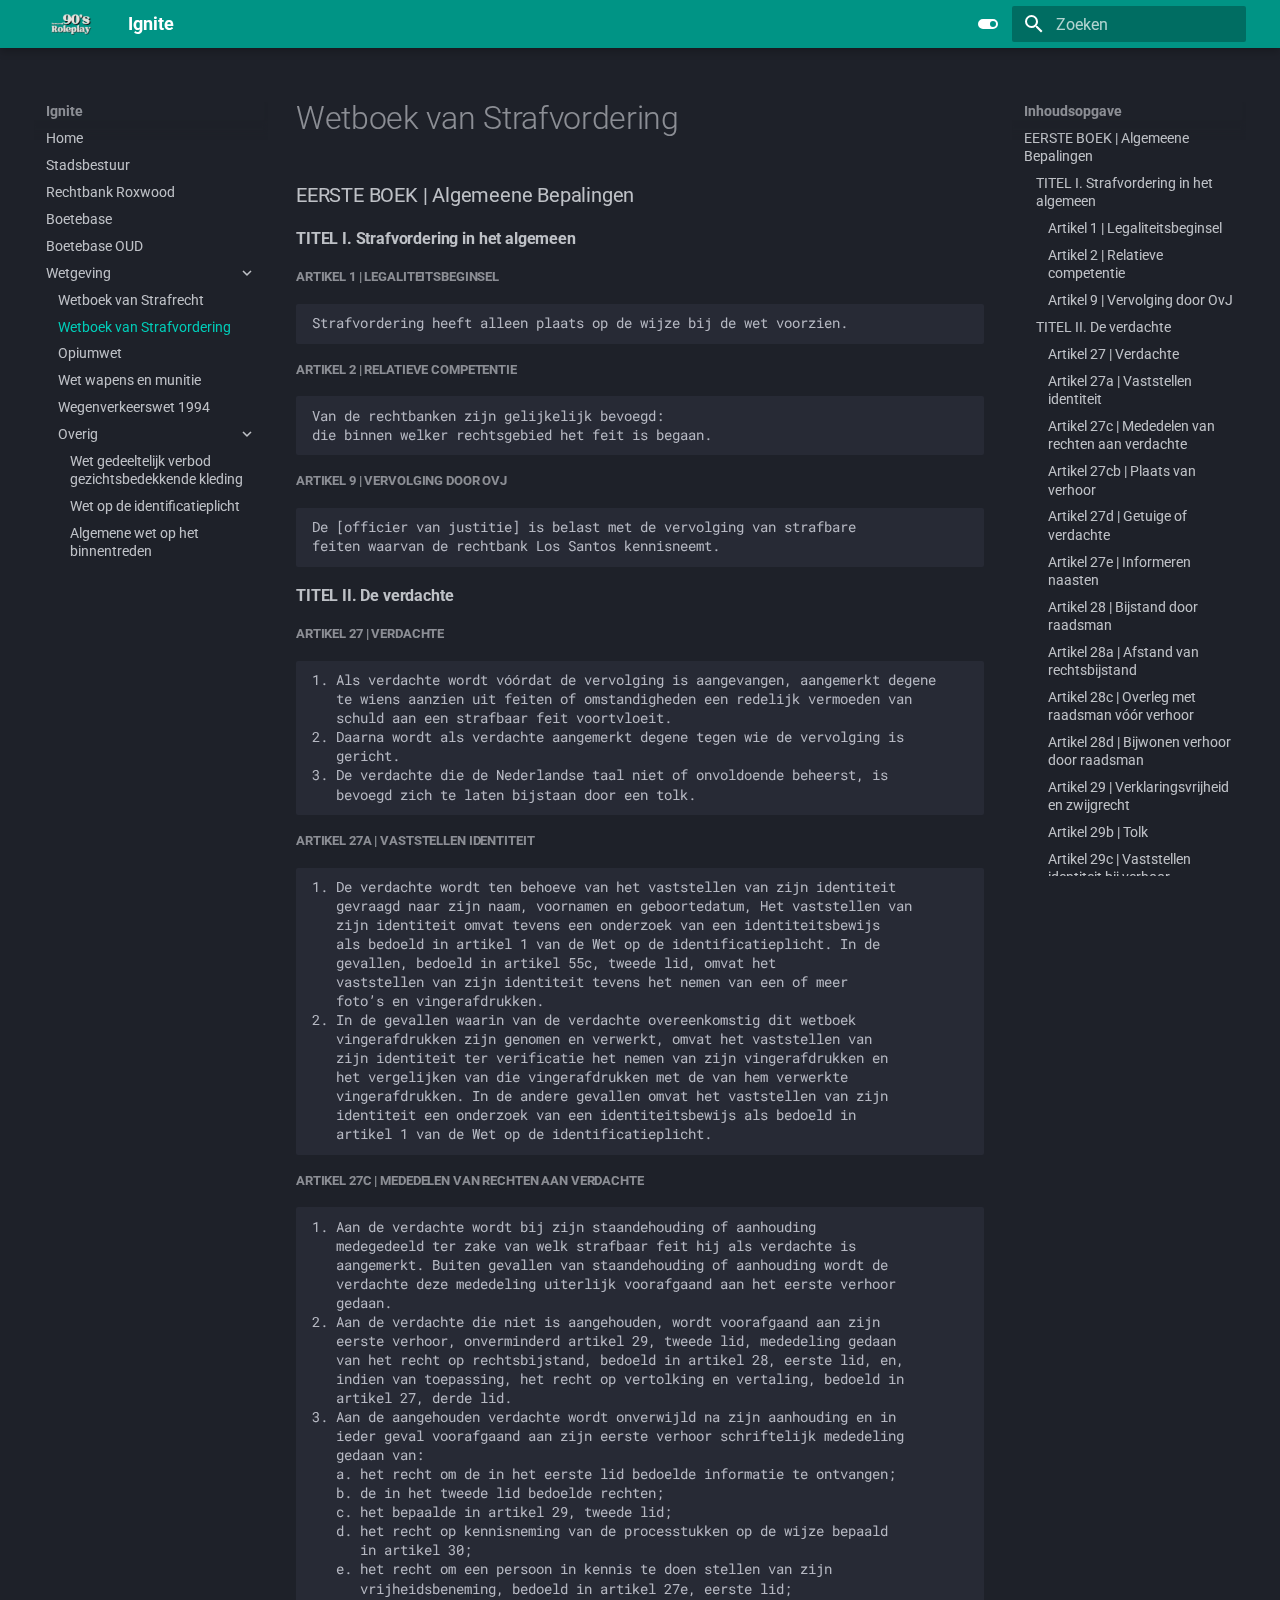
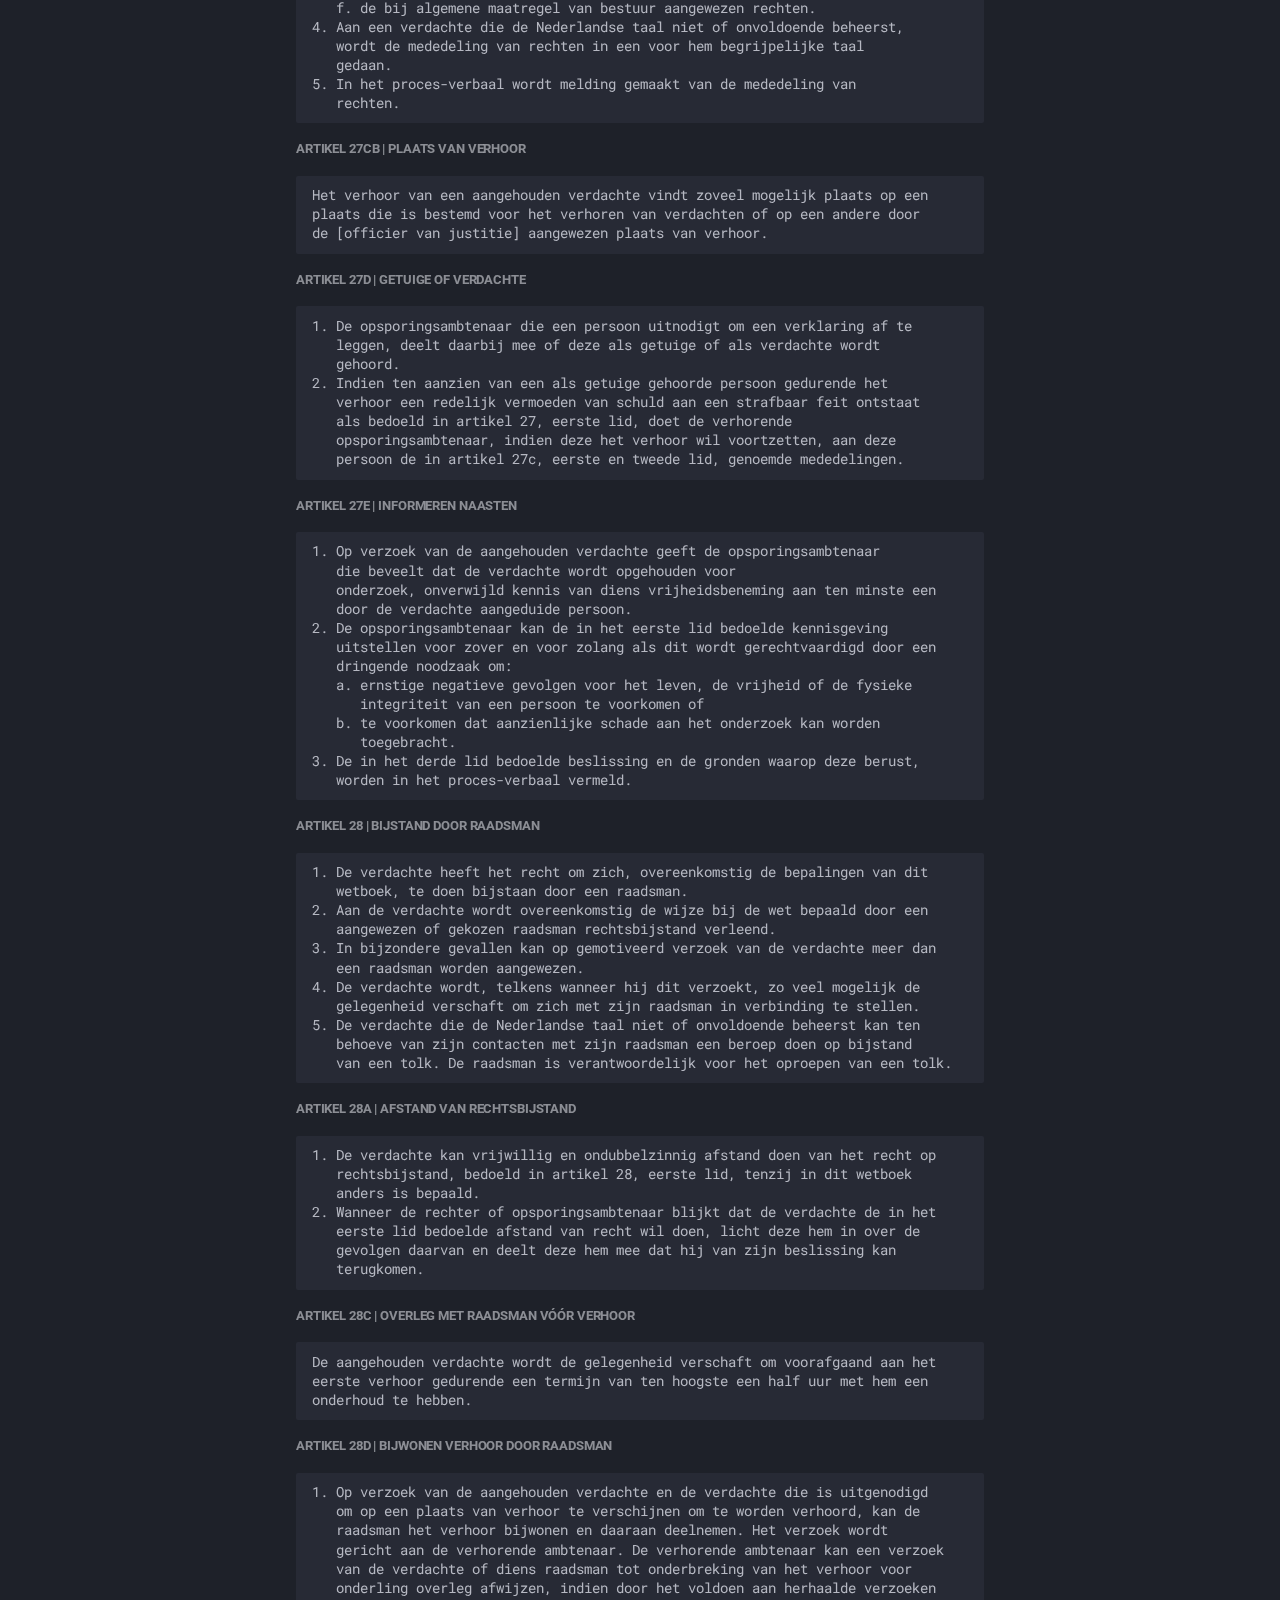
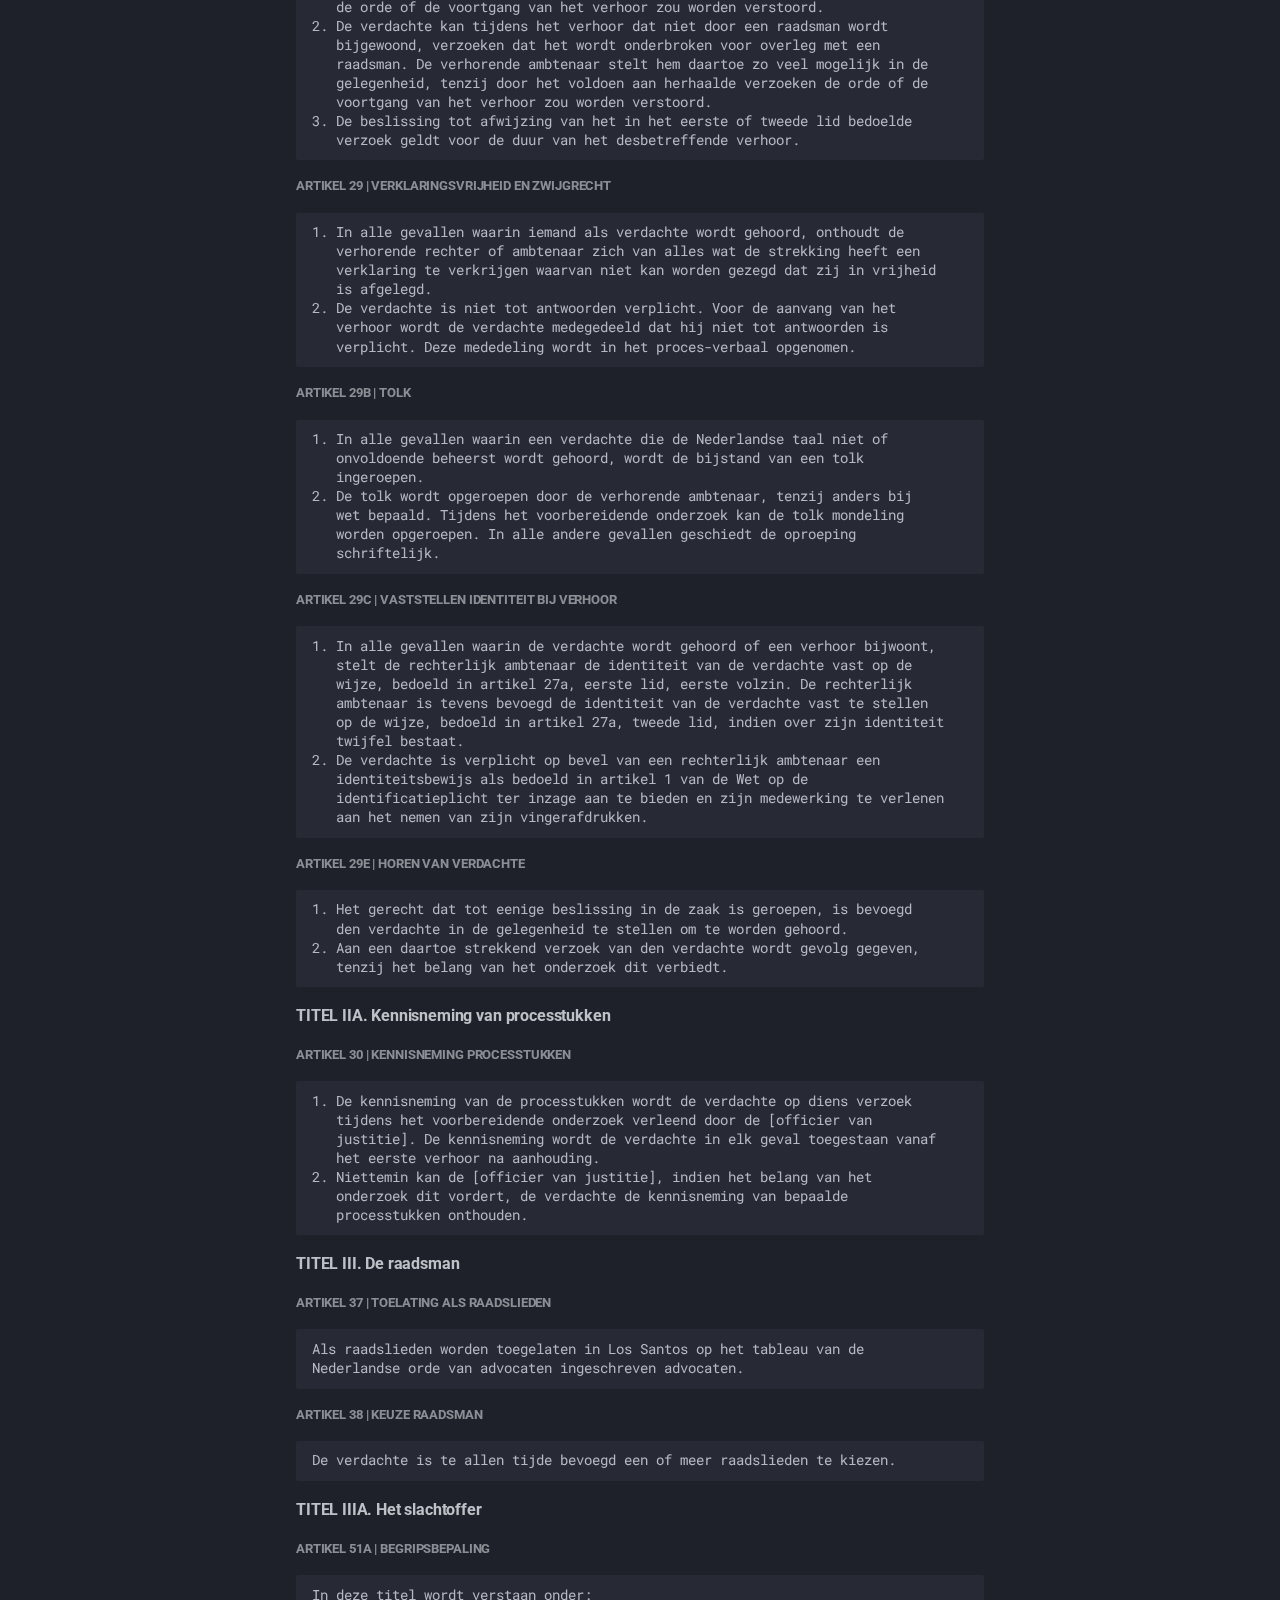
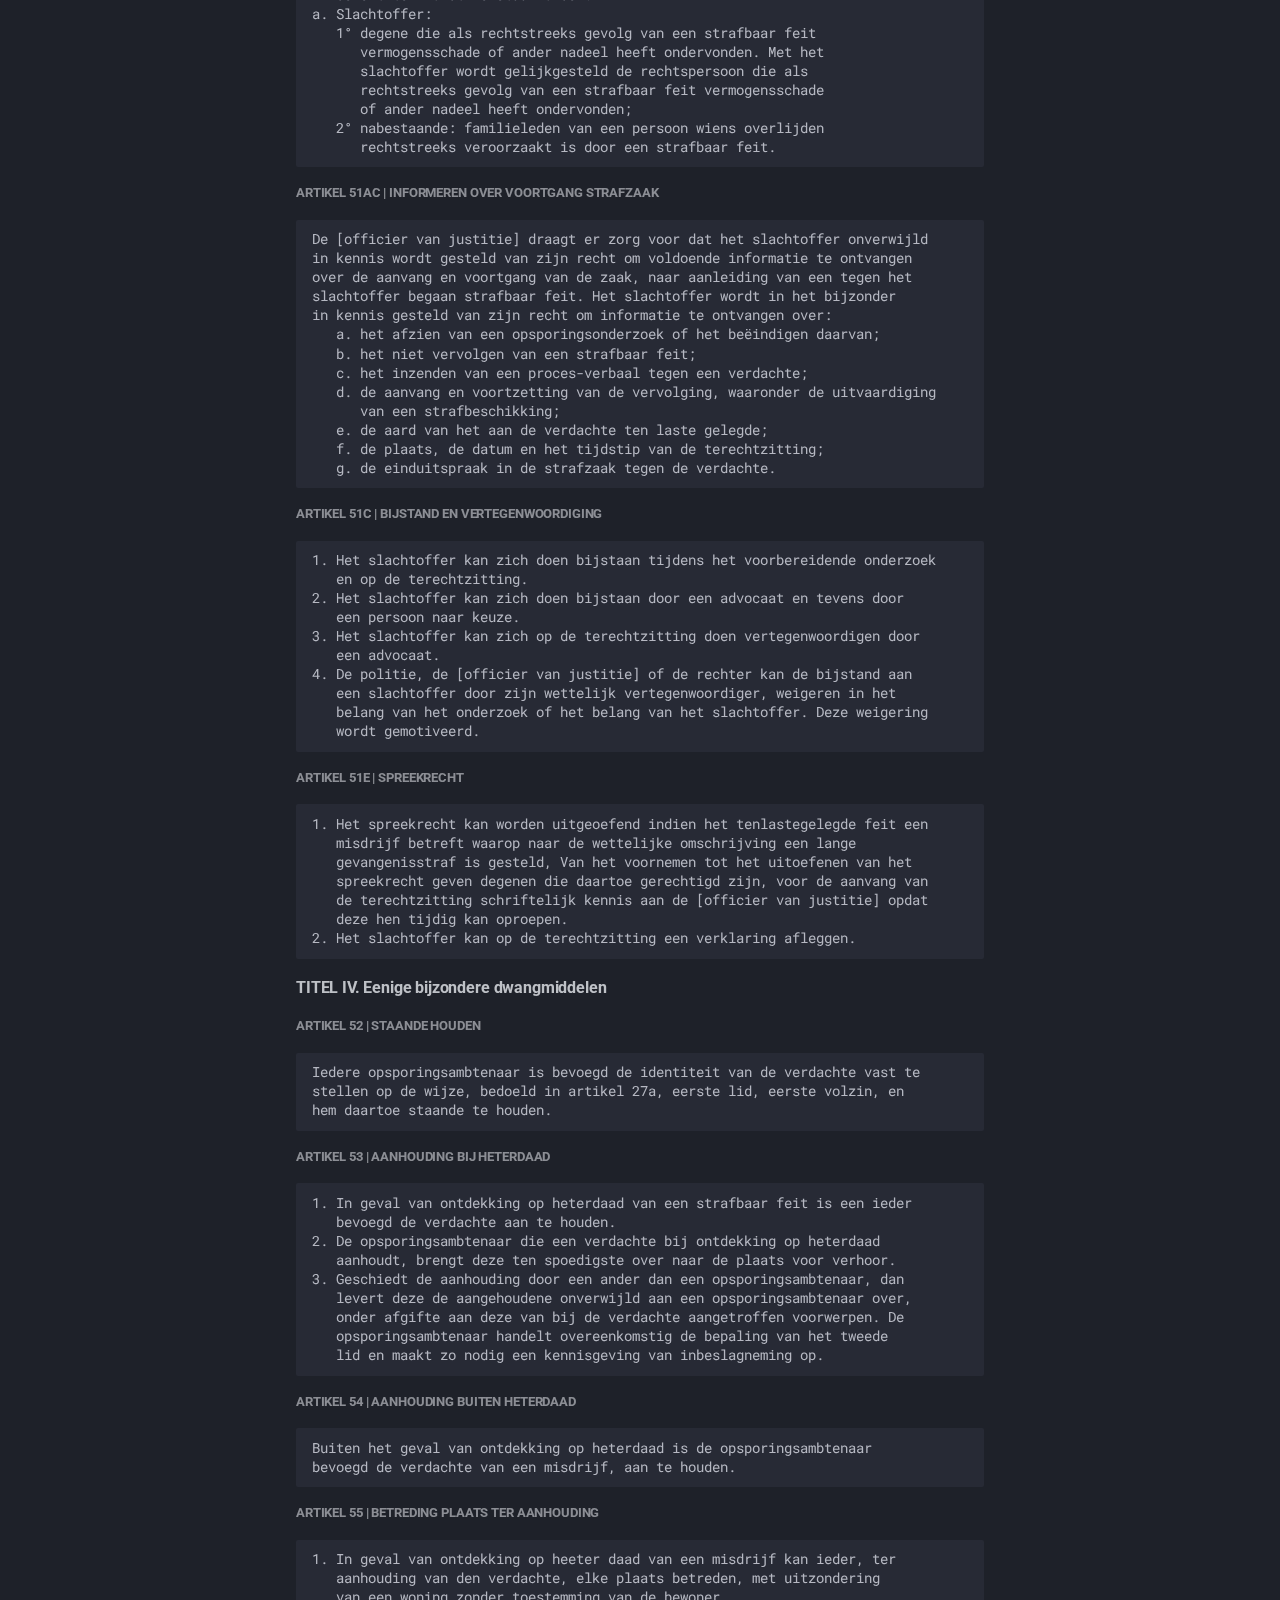
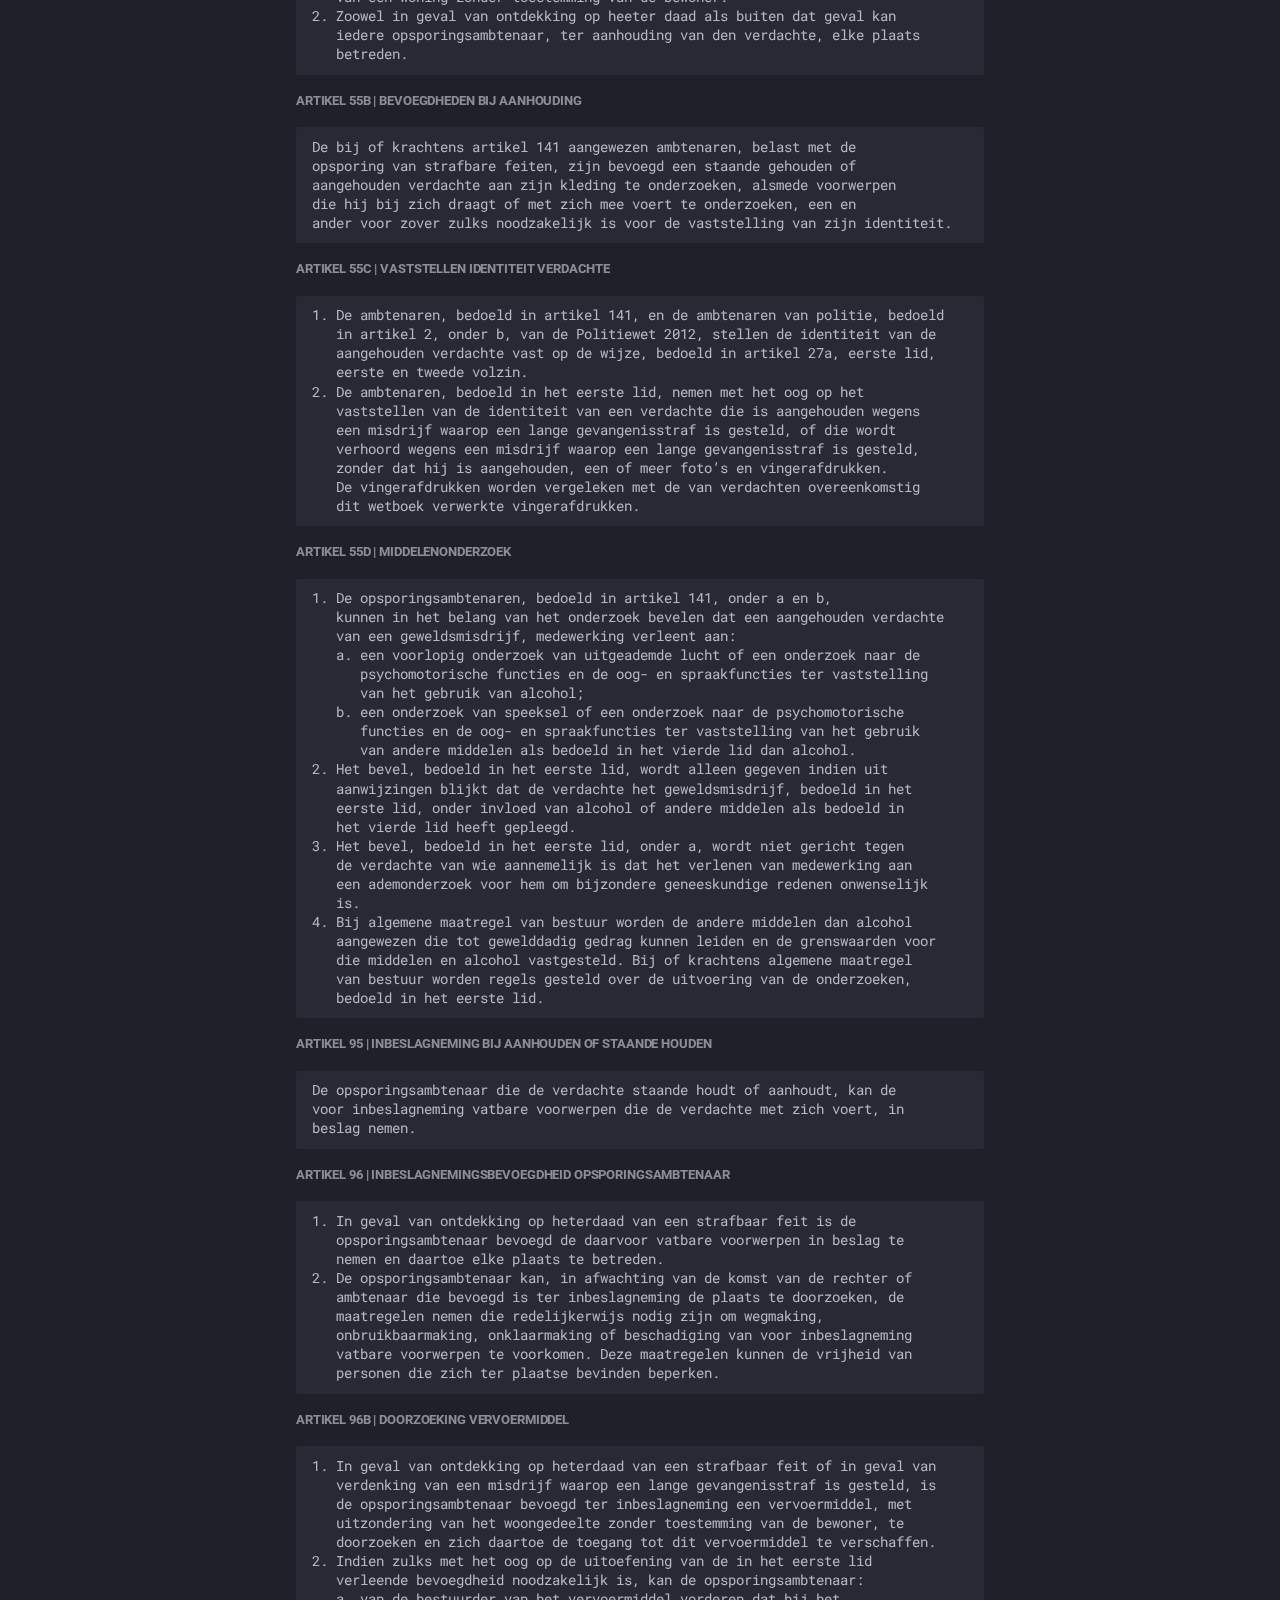
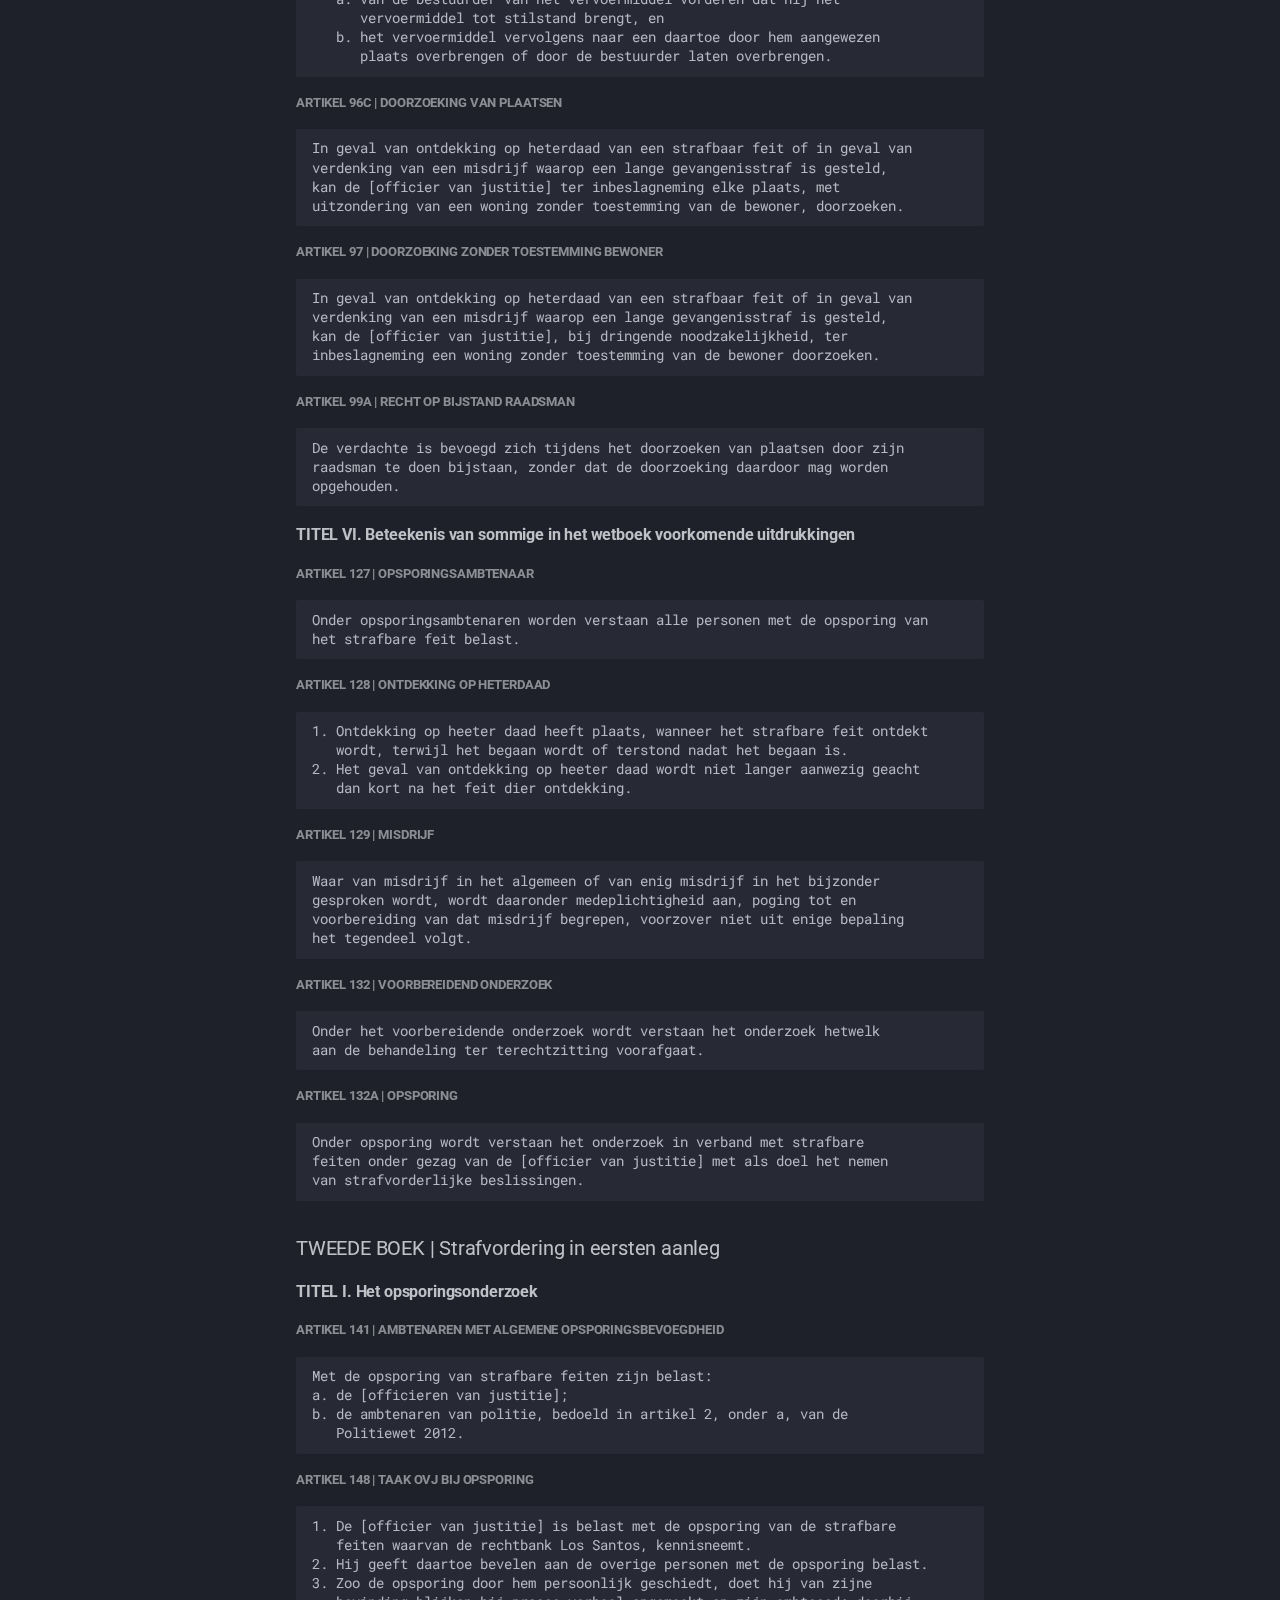
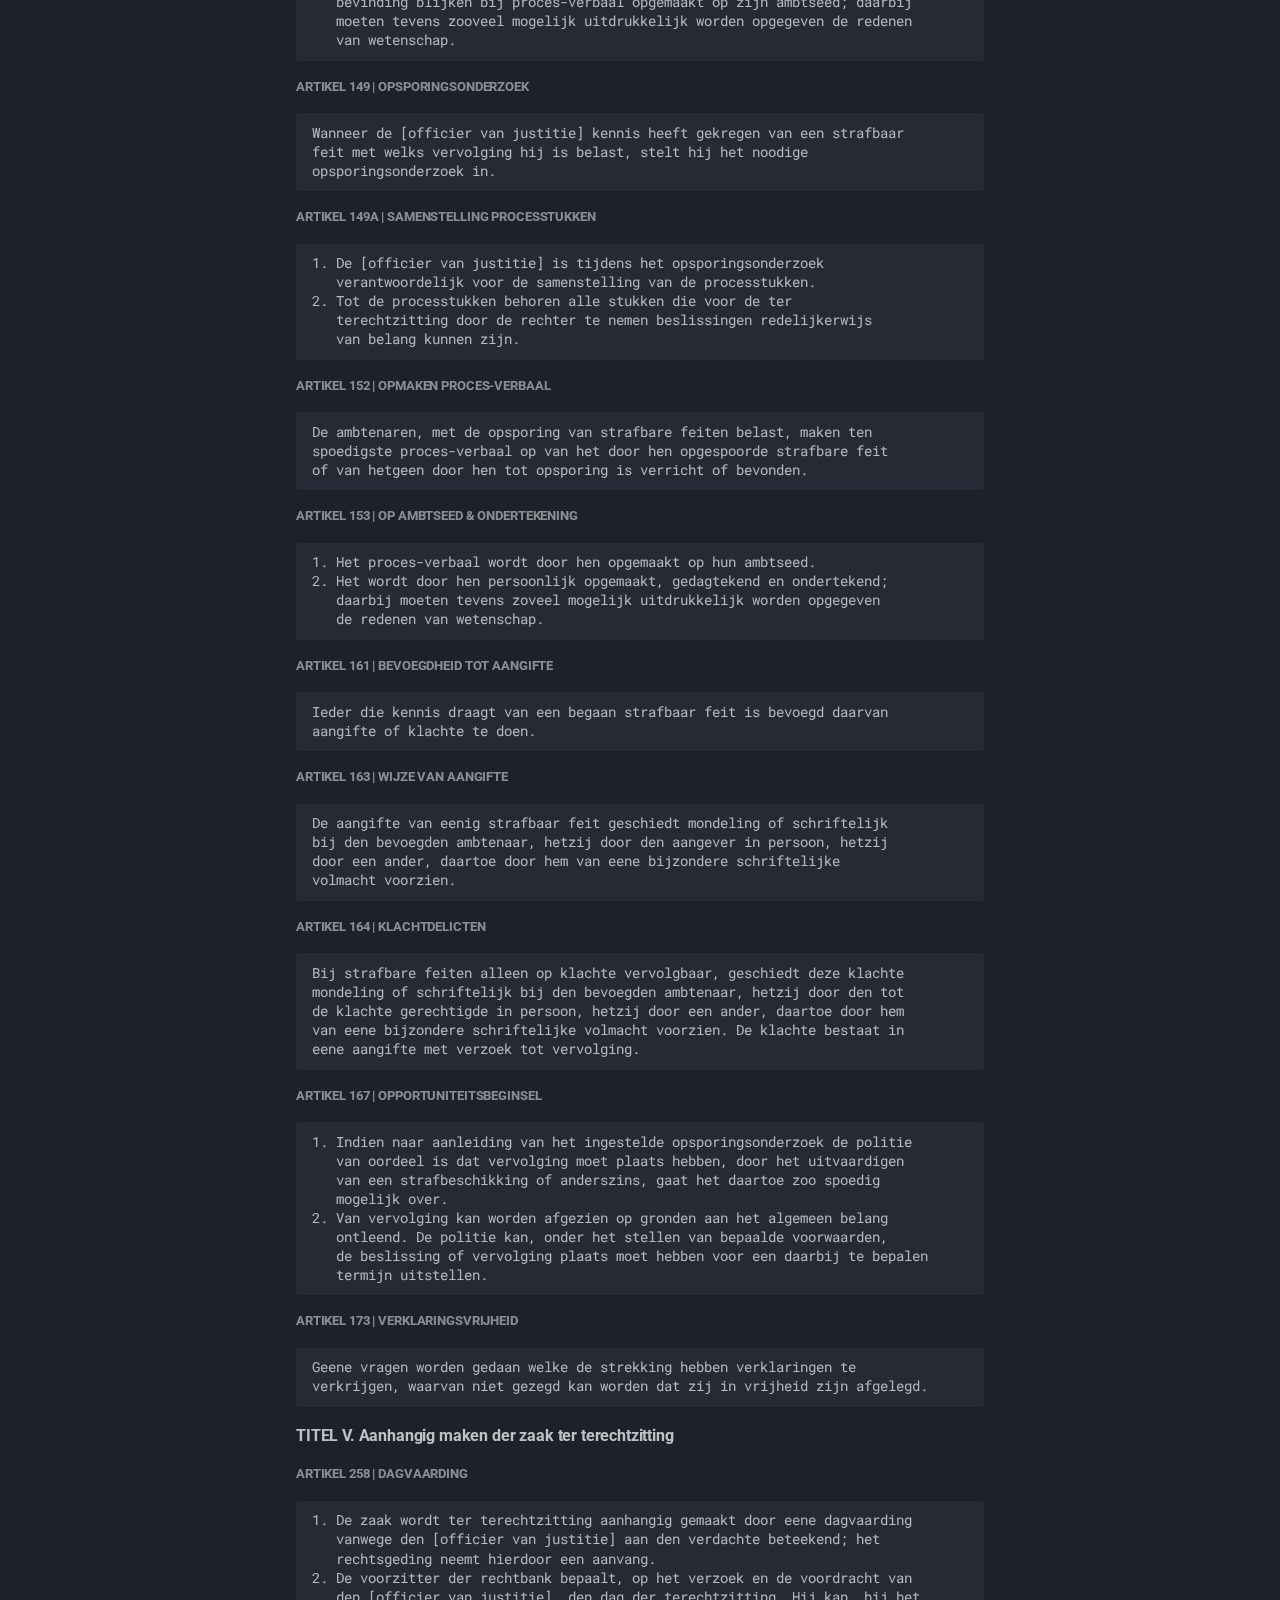
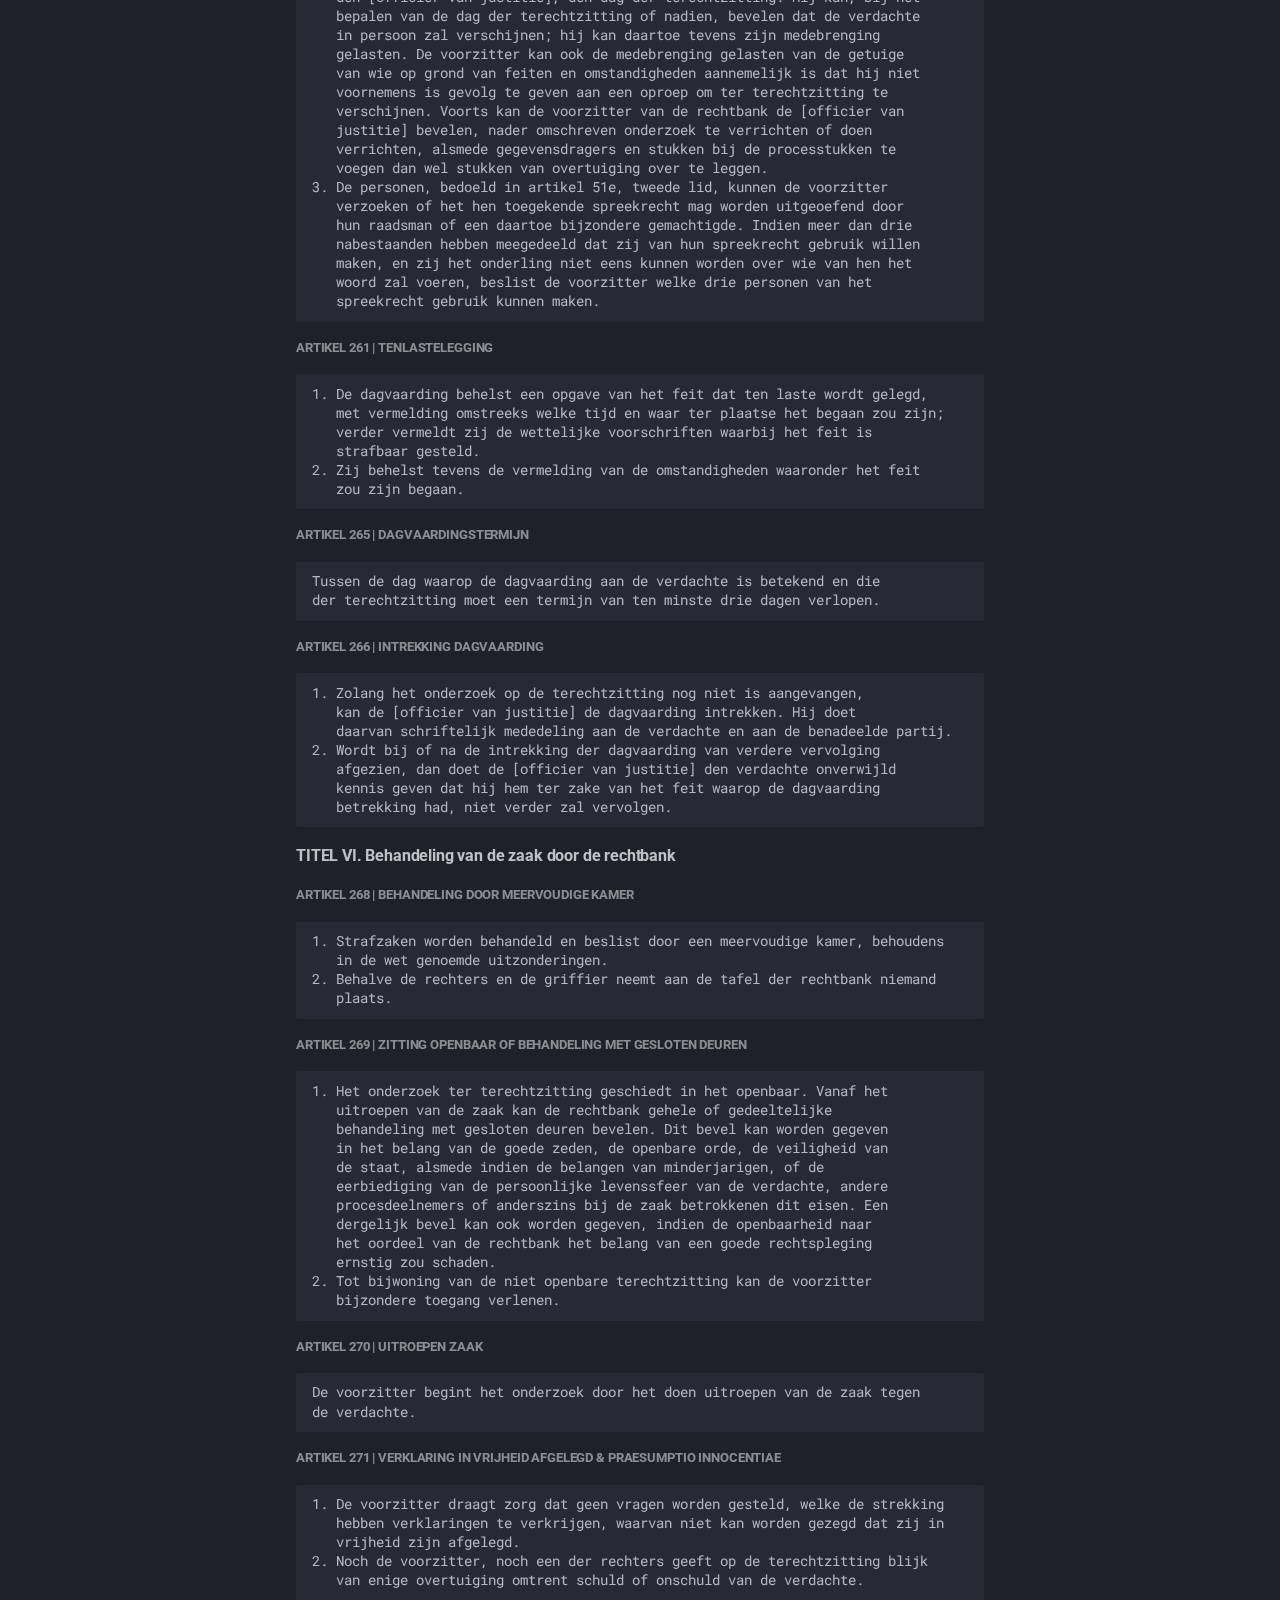
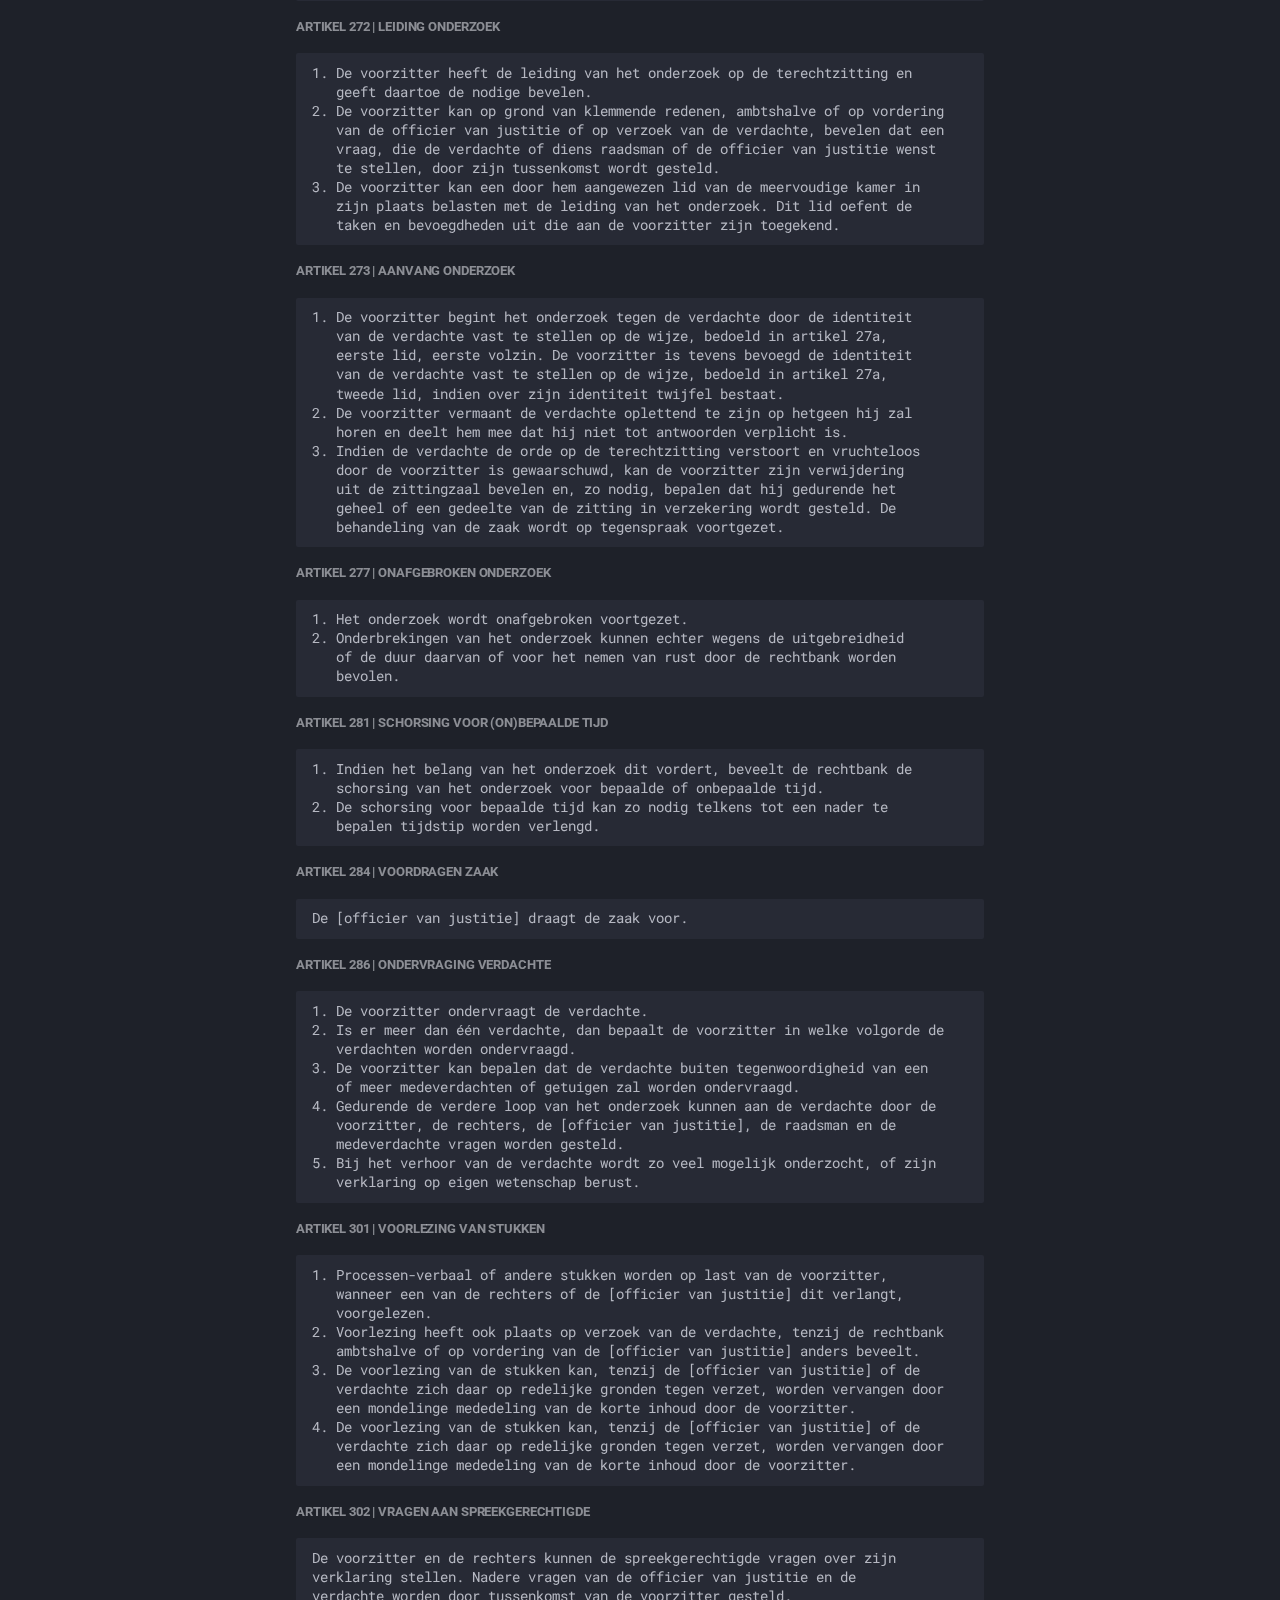
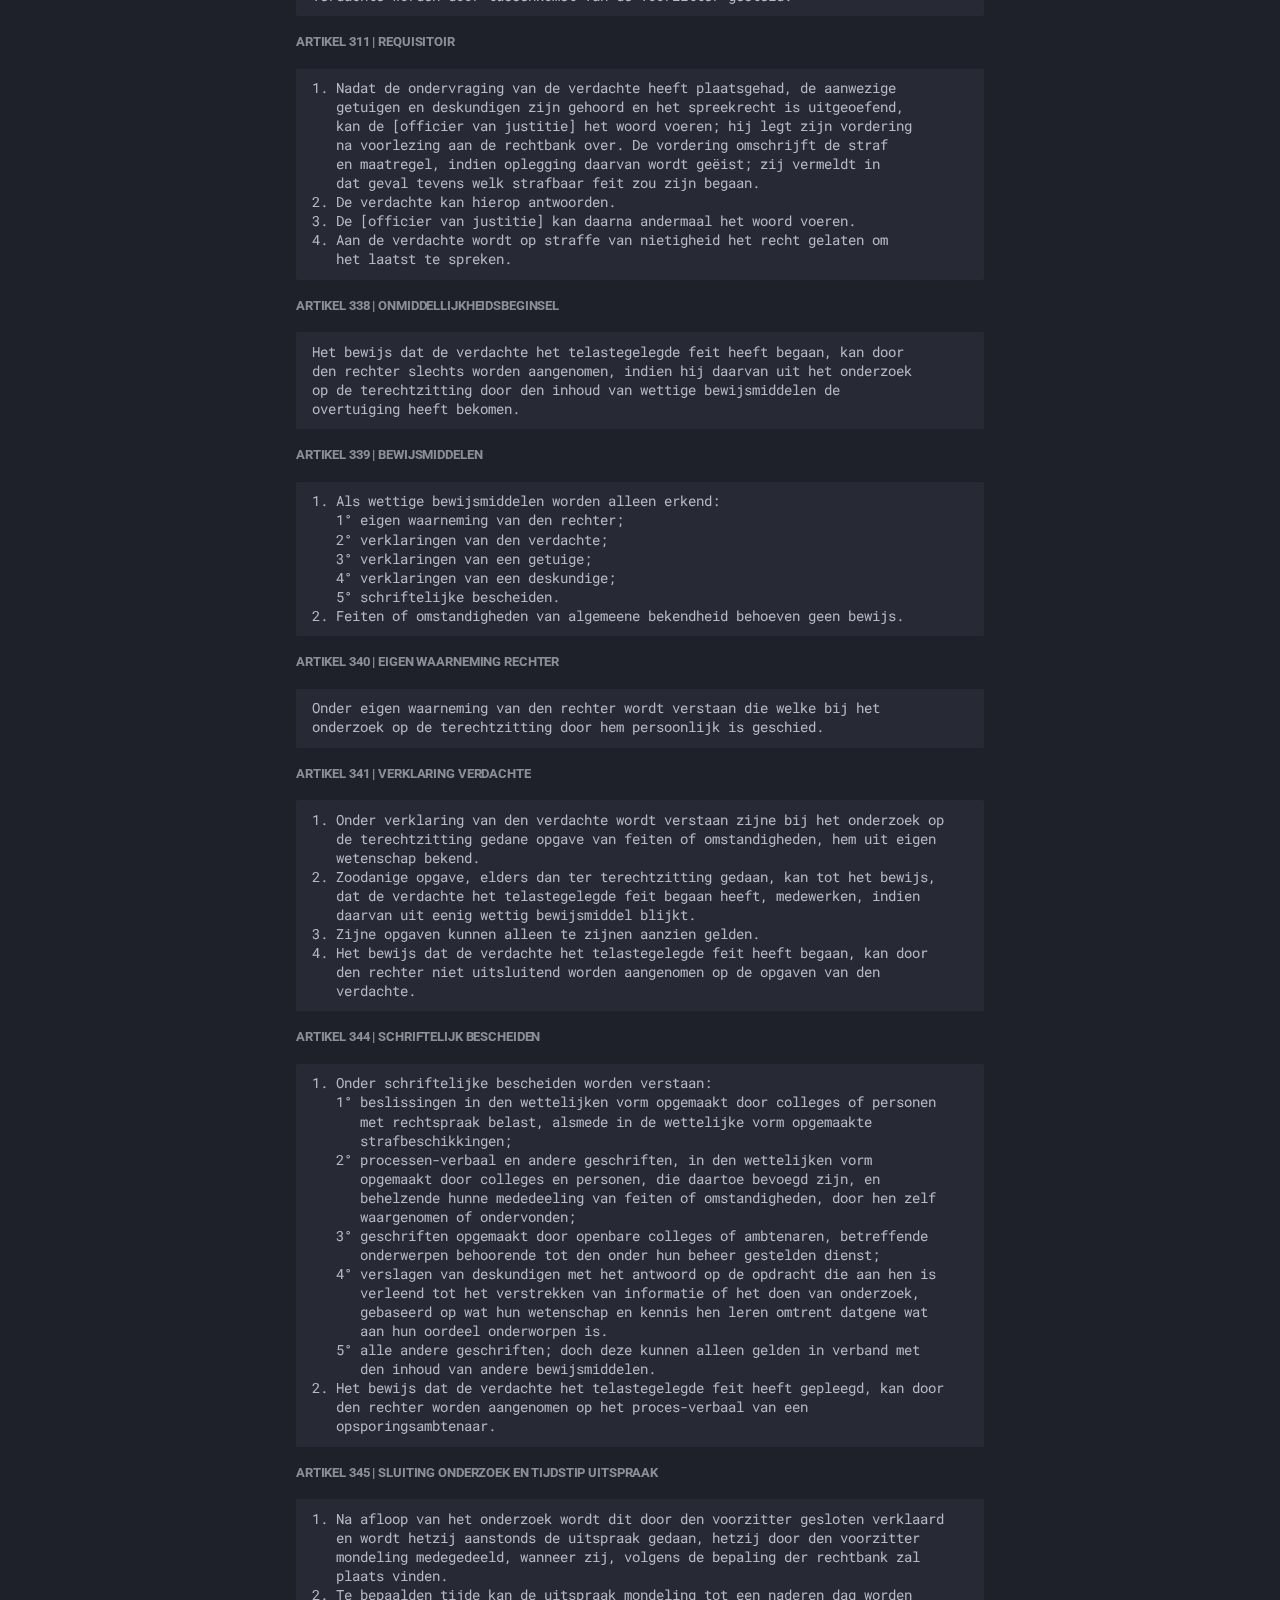
<file: sv/index.html>
<!doctype html>
<html lang="nl" class="no-js">
  <head>
    
      <meta charset="utf-8">
      <meta name="viewport" content="width=device-width,initial-scale=1">
      
      
      
      
        <link rel="prev" href="../sr/">
      
      
        <link rel="next" href="../opw/">
      
      
      <link rel="icon" href="../img/logo.png">
      <meta name="generator" content="mkdocs-1.6.1, mkdocs-material-9.6.8">
    
    
      
        <title>Wetboek van Strafvordering - Ignite</title>
      
    
    
      <link rel="stylesheet" href="../assets/stylesheets/main.8608ea7d.min.css">
      
        
        <link rel="stylesheet" href="../assets/stylesheets/palette.06af60db.min.css">
      
      
  
  
    
    
  
    
    
  
    
    
  
    
    
  
    
    
  
    
    
  
    
    
  
    
    
  
    
    
  
    
    
  
    
    
  
    
    
  
  
  <style>:root{--md-admonition-icon--note:url('data:image/svg+xml;charset=utf-8,<svg xmlns="http://www.w3.org/2000/svg" viewBox="0 0 16 16"><path d="M1 7.775V2.75C1 1.784 1.784 1 2.75 1h5.025c.464 0 .91.184 1.238.513l6.25 6.25a1.75 1.75 0 0 1 0 2.474l-5.026 5.026a1.75 1.75 0 0 1-2.474 0l-6.25-6.25A1.75 1.75 0 0 1 1 7.775m1.5 0c0 .066.026.13.073.177l6.25 6.25a.25.25 0 0 0 .354 0l5.025-5.025a.25.25 0 0 0 0-.354l-6.25-6.25a.25.25 0 0 0-.177-.073H2.75a.25.25 0 0 0-.25.25ZM6 5a1 1 0 1 1 0 2 1 1 0 0 1 0-2"/></svg>');--md-admonition-icon--abstract:url('data:image/svg+xml;charset=utf-8,<svg xmlns="http://www.w3.org/2000/svg" viewBox="0 0 16 16"><path d="M2.5 1.75v11.5c0 .138.112.25.25.25h3.17a.75.75 0 0 1 0 1.5H2.75A1.75 1.75 0 0 1 1 13.25V1.75C1 .784 1.784 0 2.75 0h8.5C12.216 0 13 .784 13 1.75v7.736a.75.75 0 0 1-1.5 0V1.75a.25.25 0 0 0-.25-.25h-8.5a.25.25 0 0 0-.25.25m13.274 9.537zl-4.557 4.45a.75.75 0 0 1-1.055-.008l-1.943-1.95a.75.75 0 0 1 1.062-1.058l1.419 1.425 4.026-3.932a.75.75 0 1 1 1.048 1.074M4.75 4h4.5a.75.75 0 0 1 0 1.5h-4.5a.75.75 0 0 1 0-1.5M4 7.75A.75.75 0 0 1 4.75 7h2a.75.75 0 0 1 0 1.5h-2A.75.75 0 0 1 4 7.75"/></svg>');--md-admonition-icon--info:url('data:image/svg+xml;charset=utf-8,<svg xmlns="http://www.w3.org/2000/svg" viewBox="0 0 16 16"><path d="M0 8a8 8 0 1 1 16 0A8 8 0 0 1 0 8m8-6.5a6.5 6.5 0 1 0 0 13 6.5 6.5 0 0 0 0-13M6.5 7.75A.75.75 0 0 1 7.25 7h1a.75.75 0 0 1 .75.75v2.75h.25a.75.75 0 0 1 0 1.5h-2a.75.75 0 0 1 0-1.5h.25v-2h-.25a.75.75 0 0 1-.75-.75M8 6a1 1 0 1 1 0-2 1 1 0 0 1 0 2"/></svg>');--md-admonition-icon--tip:url('data:image/svg+xml;charset=utf-8,<svg xmlns="http://www.w3.org/2000/svg" viewBox="0 0 16 16"><path d="M3.499.75a.75.75 0 0 1 1.5 0v.996C5.9 2.903 6.793 3.65 7.662 4.376l.24.202c-.036-.694.055-1.422.426-2.163C9.1.873 10.794-.045 12.622.26 14.408.558 16 1.94 16 4.25c0 1.278-.954 2.575-2.44 2.734l.146.508.065.22c.203.701.412 1.455.476 2.226.142 1.707-.4 3.03-1.487 3.898C11.714 14.671 10.27 15 8.75 15h-6a.75.75 0 0 1 0-1.5h1.376a4.5 4.5 0 0 1-.563-1.191 3.84 3.84 0 0 1-.05-2.063 4.65 4.65 0 0 1-2.025-.293.75.75 0 0 1 .525-1.406c1.357.507 2.376-.006 2.698-.318l.009-.01a.747.747 0 0 1 1.06 0 .75.75 0 0 1-.012 1.074c-.912.92-.992 1.835-.768 2.586.221.74.745 1.337 1.196 1.621H8.75c1.343 0 2.398-.296 3.074-.836.635-.507 1.036-1.31.928-2.602-.05-.603-.216-1.224-.422-1.93l-.064-.221c-.12-.407-.246-.84-.353-1.29a2.4 2.4 0 0 1-.507-.441 3.1 3.1 0 0 1-.633-1.248.75.75 0 0 1 1.455-.364c.046.185.144.436.31.627.146.168.353.305.712.305.738 0 1.25-.615 1.25-1.25 0-1.47-.95-2.315-2.123-2.51-1.172-.196-2.227.387-2.706 1.345-.46.92-.27 1.774.019 3.062l.042.19.01.05c.348.443.666.949.94 1.553a.75.75 0 1 1-1.365.62c-.553-1.217-1.32-1.94-2.3-2.768L6.7 5.527c-.814-.68-1.75-1.462-2.692-2.619a3.7 3.7 0 0 0-1.023.88c-.406.495-.663 1.036-.722 1.508.116.122.306.21.591.239.388.038.797-.06 1.032-.19a.75.75 0 0 1 .728 1.31c-.515.287-1.23.439-1.906.373-.682-.067-1.473-.38-1.879-1.193L.75 5.677V5.5c0-.984.48-1.94 1.077-2.664.46-.559 1.05-1.055 1.673-1.353z"/></svg>');--md-admonition-icon--success:url('data:image/svg+xml;charset=utf-8,<svg xmlns="http://www.w3.org/2000/svg" viewBox="0 0 16 16"><path d="M13.78 4.22a.75.75 0 0 1 0 1.06l-7.25 7.25a.75.75 0 0 1-1.06 0L2.22 9.28a.75.75 0 0 1 .018-1.042.75.75 0 0 1 1.042-.018L6 10.94l6.72-6.72a.75.75 0 0 1 1.06 0"/></svg>');--md-admonition-icon--question:url('data:image/svg+xml;charset=utf-8,<svg xmlns="http://www.w3.org/2000/svg" viewBox="0 0 16 16"><path d="M0 8a8 8 0 1 1 16 0A8 8 0 0 1 0 8m8-6.5a6.5 6.5 0 1 0 0 13 6.5 6.5 0 0 0 0-13M6.92 6.085h.001a.749.749 0 1 1-1.342-.67c.169-.339.436-.701.849-.977C6.845 4.16 7.369 4 8 4a2.76 2.76 0 0 1 1.637.525c.503.377.863.965.863 1.725 0 .448-.115.83-.329 1.15-.205.307-.47.513-.692.662-.109.072-.22.138-.313.195l-.006.004a6 6 0 0 0-.26.16 1 1 0 0 0-.276.245.75.75 0 0 1-1.248-.832c.184-.264.42-.489.692-.661q.154-.1.313-.195l.007-.004c.1-.061.182-.11.258-.161a1 1 0 0 0 .277-.245C8.96 6.514 9 6.427 9 6.25a.61.61 0 0 0-.262-.525A1.27 1.27 0 0 0 8 5.5c-.369 0-.595.09-.74.187a1 1 0 0 0-.34.398M9 11a1 1 0 1 1-2 0 1 1 0 0 1 2 0"/></svg>');--md-admonition-icon--warning:url('data:image/svg+xml;charset=utf-8,<svg xmlns="http://www.w3.org/2000/svg" viewBox="0 0 16 16"><path d="M6.457 1.047c.659-1.234 2.427-1.234 3.086 0l6.082 11.378A1.75 1.75 0 0 1 14.082 15H1.918a1.75 1.75 0 0 1-1.543-2.575Zm1.763.707a.25.25 0 0 0-.44 0L1.698 13.132a.25.25 0 0 0 .22.368h12.164a.25.25 0 0 0 .22-.368Zm.53 3.996v2.5a.75.75 0 0 1-1.5 0v-2.5a.75.75 0 0 1 1.5 0M9 11a1 1 0 1 1-2 0 1 1 0 0 1 2 0"/></svg>');--md-admonition-icon--failure:url('data:image/svg+xml;charset=utf-8,<svg xmlns="http://www.w3.org/2000/svg" viewBox="0 0 16 16"><path d="M2.344 2.343za8 8 0 0 1 11.314 11.314A8.002 8.002 0 0 1 .234 10.089a8 8 0 0 1 2.11-7.746m1.06 10.253a6.5 6.5 0 1 0 9.108-9.275 6.5 6.5 0 0 0-9.108 9.275M6.03 4.97 8 6.94l1.97-1.97a.749.749 0 0 1 1.275.326.75.75 0 0 1-.215.734L9.06 8l1.97 1.97a.749.749 0 0 1-.326 1.275.75.75 0 0 1-.734-.215L8 9.06l-1.97 1.97a.749.749 0 0 1-1.275-.326.75.75 0 0 1 .215-.734L6.94 8 4.97 6.03a.75.75 0 0 1 .018-1.042.75.75 0 0 1 1.042-.018"/></svg>');--md-admonition-icon--danger:url('data:image/svg+xml;charset=utf-8,<svg xmlns="http://www.w3.org/2000/svg" viewBox="0 0 16 16"><path d="M9.504.43a1.516 1.516 0 0 1 2.437 1.713L10.415 5.5h2.123c1.57 0 2.346 1.909 1.22 3.004l-7.34 7.142a1.25 1.25 0 0 1-.871.354h-.302a1.25 1.25 0 0 1-1.157-1.723L5.633 10.5H3.462c-1.57 0-2.346-1.909-1.22-3.004zm1.047 1.074L3.286 8.571A.25.25 0 0 0 3.462 9H6.75a.75.75 0 0 1 .694 1.034l-1.713 4.188 6.982-6.793A.25.25 0 0 0 12.538 7H9.25a.75.75 0 0 1-.683-1.06l2.008-4.418.003-.006-.004-.009-.006-.006-.008-.001q-.005 0-.009.004"/></svg>');--md-admonition-icon--bug:url('data:image/svg+xml;charset=utf-8,<svg xmlns="http://www.w3.org/2000/svg" viewBox="0 0 16 16"><path d="M4.72.22a.75.75 0 0 1 1.06 0l1 .999a3.5 3.5 0 0 1 2.441 0l.999-1a.748.748 0 0 1 1.265.332.75.75 0 0 1-.205.729l-.775.776c.616.63.995 1.493.995 2.444v.327q0 .15-.025.292c.408.14.764.392 1.029.722l1.968-.787a.75.75 0 0 1 .556 1.392L13 7.258V9h2.25a.75.75 0 0 1 0 1.5H13v.5q-.002.615-.141 1.186l2.17.868a.75.75 0 0 1-.557 1.392l-2.184-.873A5 5 0 0 1 8 16a5 5 0 0 1-4.288-2.427l-2.183.873a.75.75 0 0 1-.558-1.392l2.17-.868A5 5 0 0 1 3 11v-.5H.75a.75.75 0 0 1 0-1.5H3V7.258L.971 6.446a.75.75 0 0 1 .558-1.392l1.967.787c.265-.33.62-.583 1.03-.722a1.7 1.7 0 0 1-.026-.292V4.5c0-.951.38-1.814.995-2.444L4.72 1.28a.75.75 0 0 1 0-1.06m.53 6.28a.75.75 0 0 0-.75.75V11a3.5 3.5 0 1 0 7 0V7.25a.75.75 0 0 0-.75-.75ZM6.173 5h3.654A.17.17 0 0 0 10 4.827V4.5a2 2 0 1 0-4 0v.327c0 .096.077.173.173.173"/></svg>');--md-admonition-icon--example:url('data:image/svg+xml;charset=utf-8,<svg xmlns="http://www.w3.org/2000/svg" viewBox="0 0 16 16"><path d="M5 5.782V2.5h-.25a.75.75 0 0 1 0-1.5h6.5a.75.75 0 0 1 0 1.5H11v3.282l3.666 5.76C15.619 13.04 14.543 15 12.767 15H3.233c-1.776 0-2.852-1.96-1.899-3.458Zm-2.4 6.565a.75.75 0 0 0 .633 1.153h9.534a.75.75 0 0 0 .633-1.153L12.225 10.5h-8.45ZM9.5 2.5h-3V6c0 .143-.04.283-.117.403L4.73 9h6.54L9.617 6.403A.75.75 0 0 1 9.5 6Z"/></svg>');--md-admonition-icon--quote:url('data:image/svg+xml;charset=utf-8,<svg xmlns="http://www.w3.org/2000/svg" viewBox="0 0 16 16"><path d="M1.75 2.5h10.5a.75.75 0 0 1 0 1.5H1.75a.75.75 0 0 1 0-1.5m4 5h8.5a.75.75 0 0 1 0 1.5h-8.5a.75.75 0 0 1 0-1.5m0 5h8.5a.75.75 0 0 1 0 1.5h-8.5a.75.75 0 0 1 0-1.5M2.5 7.75v6a.75.75 0 0 1-1.5 0v-6a.75.75 0 0 1 1.5 0"/></svg>');}</style>



    
    
      
    
    
      
        
        
        <link rel="preconnect" href="https://fonts.gstatic.com" crossorigin>
        <link rel="stylesheet" href="https://fonts.googleapis.com/css?family=Roboto:300,300i,400,400i,700,700i%7CRoboto+Mono:400,400i,700,700i&display=fallback">
        <style>:root{--md-text-font:"Roboto";--md-code-font:"Roboto Mono"}</style>
      
    
    
    <script>__md_scope=new URL("..",location),__md_hash=e=>[...e].reduce(((e,_)=>(e<<5)-e+_.charCodeAt(0)),0),__md_get=(e,_=localStorage,t=__md_scope)=>JSON.parse(_.getItem(t.pathname+"."+e)),__md_set=(e,_,t=localStorage,a=__md_scope)=>{try{t.setItem(a.pathname+"."+e,JSON.stringify(_))}catch(e){}}</script>
    
      

    
    
    
  </head>
  
  
    
    
      
    
    
    
    
    <body dir="ltr" data-md-color-scheme="slate" data-md-color-primary="teal" data-md-color-accent="teal">
  
    
    <input class="md-toggle" data-md-toggle="drawer" type="checkbox" id="__drawer" autocomplete="off">
    <input class="md-toggle" data-md-toggle="search" type="checkbox" id="__search" autocomplete="off">
    <label class="md-overlay" for="__drawer"></label>
    <div data-md-component="skip">
      
        
        <a href="#wetboek-van-strafvordering" class="md-skip">
          Ga naar inhoud
        </a>
      
    </div>
    <div data-md-component="announce">
      
    </div>
    
    
      

  

<header class="md-header md-header--shadow" data-md-component="header">
  <nav class="md-header__inner md-grid" aria-label="Header">
    <a href=".." title="Ignite" class="md-header__button md-logo" aria-label="Ignite" data-md-component="logo">
      
  <img src="../img/logo.webp" alt="logo">

    </a>
    <label class="md-header__button md-icon" for="__drawer">
      
      <svg xmlns="http://www.w3.org/2000/svg" viewBox="0 0 24 24"><path d="M3 6h18v2H3zm0 5h18v2H3zm0 5h18v2H3z"/></svg>
    </label>
    <div class="md-header__title" data-md-component="header-title">
      <div class="md-header__ellipsis">
        <div class="md-header__topic">
          <span class="md-ellipsis">
            Ignite
          </span>
        </div>
        <div class="md-header__topic" data-md-component="header-topic">
          <span class="md-ellipsis">
            
              Wetboek van Strafvordering
            
          </span>
        </div>
      </div>
    </div>
    
      
        <form class="md-header__option" data-md-component="palette">
  
    
    
    
    <input class="md-option" data-md-color-media="" data-md-color-scheme="slate" data-md-color-primary="teal" data-md-color-accent="teal"  aria-label="Overschakelen naar light mode"  type="radio" name="__palette" id="__palette_0">
    
      <label class="md-header__button md-icon" title="Overschakelen naar light mode" for="__palette_1" hidden>
        <svg xmlns="http://www.w3.org/2000/svg" viewBox="0 0 24 24"><path d="M17 7H7a5 5 0 0 0-5 5 5 5 0 0 0 5 5h10a5 5 0 0 0 5-5 5 5 0 0 0-5-5m0 8a3 3 0 0 1-3-3 3 3 0 0 1 3-3 3 3 0 0 1 3 3 3 3 0 0 1-3 3"/></svg>
      </label>
    
  
    
    
    
    <input class="md-option" data-md-color-media="" data-md-color-scheme="default" data-md-color-primary="teal" data-md-color-accent="teal"  aria-label="Overschakelen naar dark mode"  type="radio" name="__palette" id="__palette_1">
    
      <label class="md-header__button md-icon" title="Overschakelen naar dark mode" for="__palette_0" hidden>
        <svg xmlns="http://www.w3.org/2000/svg" viewBox="0 0 24 24"><path d="M17 6H7c-3.31 0-6 2.69-6 6s2.69 6 6 6h10c3.31 0 6-2.69 6-6s-2.69-6-6-6m0 10H7c-2.21 0-4-1.79-4-4s1.79-4 4-4h10c2.21 0 4 1.79 4 4s-1.79 4-4 4M7 9c-1.66 0-3 1.34-3 3s1.34 3 3 3 3-1.34 3-3-1.34-3-3-3"/></svg>
      </label>
    
  
</form>
      
    
    
      <script>var palette=__md_get("__palette");if(palette&&palette.color){if("(prefers-color-scheme)"===palette.color.media){var media=matchMedia("(prefers-color-scheme: light)"),input=document.querySelector(media.matches?"[data-md-color-media='(prefers-color-scheme: light)']":"[data-md-color-media='(prefers-color-scheme: dark)']");palette.color.media=input.getAttribute("data-md-color-media"),palette.color.scheme=input.getAttribute("data-md-color-scheme"),palette.color.primary=input.getAttribute("data-md-color-primary"),palette.color.accent=input.getAttribute("data-md-color-accent")}for(var[key,value]of Object.entries(palette.color))document.body.setAttribute("data-md-color-"+key,value)}</script>
    
    
    
      <label class="md-header__button md-icon" for="__search">
        
        <svg xmlns="http://www.w3.org/2000/svg" viewBox="0 0 24 24"><path d="M9.5 3A6.5 6.5 0 0 1 16 9.5c0 1.61-.59 3.09-1.56 4.23l.27.27h.79l5 5-1.5 1.5-5-5v-.79l-.27-.27A6.52 6.52 0 0 1 9.5 16 6.5 6.5 0 0 1 3 9.5 6.5 6.5 0 0 1 9.5 3m0 2C7 5 5 7 5 9.5S7 14 9.5 14 14 12 14 9.5 12 5 9.5 5"/></svg>
      </label>
      <div class="md-search" data-md-component="search" role="dialog">
  <label class="md-search__overlay" for="__search"></label>
  <div class="md-search__inner" role="search">
    <form class="md-search__form" name="search">
      <input type="text" class="md-search__input" name="query" aria-label="Zoeken" placeholder="Zoeken" autocapitalize="off" autocorrect="off" autocomplete="off" spellcheck="false" data-md-component="search-query" required>
      <label class="md-search__icon md-icon" for="__search">
        
        <svg xmlns="http://www.w3.org/2000/svg" viewBox="0 0 24 24"><path d="M9.5 3A6.5 6.5 0 0 1 16 9.5c0 1.61-.59 3.09-1.56 4.23l.27.27h.79l5 5-1.5 1.5-5-5v-.79l-.27-.27A6.52 6.52 0 0 1 9.5 16 6.5 6.5 0 0 1 3 9.5 6.5 6.5 0 0 1 9.5 3m0 2C7 5 5 7 5 9.5S7 14 9.5 14 14 12 14 9.5 12 5 9.5 5"/></svg>
        
        <svg xmlns="http://www.w3.org/2000/svg" viewBox="0 0 24 24"><path d="M20 11v2H8l5.5 5.5-1.42 1.42L4.16 12l7.92-7.92L13.5 5.5 8 11z"/></svg>
      </label>
      <nav class="md-search__options" aria-label="Zoeken">
        
        <button type="reset" class="md-search__icon md-icon" title="Leegmaken" aria-label="Leegmaken" tabindex="-1">
          
          <svg xmlns="http://www.w3.org/2000/svg" viewBox="0 0 24 24"><path d="M19 6.41 17.59 5 12 10.59 6.41 5 5 6.41 10.59 12 5 17.59 6.41 19 12 13.41 17.59 19 19 17.59 13.41 12z"/></svg>
        </button>
      </nav>
      
    </form>
    <div class="md-search__output">
      <div class="md-search__scrollwrap" tabindex="0" data-md-scrollfix>
        <div class="md-search-result" data-md-component="search-result">
          <div class="md-search-result__meta">
            Zoeken initialiseren
          </div>
          <ol class="md-search-result__list" role="presentation"></ol>
        </div>
      </div>
    </div>
  </div>
</div>
    
    
  </nav>
  
</header>
    
    <div class="md-container" data-md-component="container">
      
      
        
          
        
      
      <main class="md-main" data-md-component="main">
        <div class="md-main__inner md-grid">
          
            
              
              <div class="md-sidebar md-sidebar--primary" data-md-component="sidebar" data-md-type="navigation" >
                <div class="md-sidebar__scrollwrap">
                  <div class="md-sidebar__inner">
                    



<nav class="md-nav md-nav--primary" aria-label="Navigatie" data-md-level="0">
  <label class="md-nav__title" for="__drawer">
    <a href=".." title="Ignite" class="md-nav__button md-logo" aria-label="Ignite" data-md-component="logo">
      
  <img src="../img/logo.webp" alt="logo">

    </a>
    Ignite
  </label>
  
  <ul class="md-nav__list" data-md-scrollfix>
    
      
      
  
  
  
  
    <li class="md-nav__item">
      <a href=".." class="md-nav__link">
        
  
  <span class="md-ellipsis">
    Home
    
  </span>
  

      </a>
    </li>
  

    
      
      
  
  
  
  
    <li class="md-nav__item">
      <a href="../stadsbestuur/" class="md-nav__link">
        
  
  <span class="md-ellipsis">
    Stadsbestuur
    
  </span>
  

      </a>
    </li>
  

    
      
      
  
  
  
  
    <li class="md-nav__item">
      <a href="../rechtbank/" class="md-nav__link">
        
  
  <span class="md-ellipsis">
    Rechtbank Roxwood
    
  </span>
  

      </a>
    </li>
  

    
      
      
  
  
  
  
    <li class="md-nav__item">
      <a href="../overig/bb/" class="md-nav__link">
        
  
  <span class="md-ellipsis">
    Boetebase
    
  </span>
  

      </a>
    </li>
  

    
      
      
  
  
  
  
    <li class="md-nav__item">
      <a href="../overig/bboud/" class="md-nav__link">
        
  
  <span class="md-ellipsis">
    Boetebase OUD
    
  </span>
  

      </a>
    </li>
  

    
      
      
  
  
    
  
  
  
    
    
      
        
      
        
      
        
      
        
      
        
      
        
      
    
    
    
    <li class="md-nav__item md-nav__item--active md-nav__item--nested">
      
        
        
        <input class="md-nav__toggle md-toggle " type="checkbox" id="__nav_6" checked>
        
          
          <label class="md-nav__link" for="__nav_6" id="__nav_6_label" tabindex="0">
            
  
  <span class="md-ellipsis">
    Wetgeving
    
  </span>
  

            <span class="md-nav__icon md-icon"></span>
          </label>
        
        <nav class="md-nav" data-md-level="1" aria-labelledby="__nav_6_label" aria-expanded="true">
          <label class="md-nav__title" for="__nav_6">
            <span class="md-nav__icon md-icon"></span>
            Wetgeving
          </label>
          <ul class="md-nav__list" data-md-scrollfix>
            
              
                
  
  
  
  
    <li class="md-nav__item">
      <a href="../sr/" class="md-nav__link">
        
  
  <span class="md-ellipsis">
    Wetboek van Strafrecht
    
  </span>
  

      </a>
    </li>
  

              
            
              
                
  
  
    
  
  
  
    <li class="md-nav__item md-nav__item--active">
      
      <input class="md-nav__toggle md-toggle" type="checkbox" id="__toc">
      
      
        
      
      
        <label class="md-nav__link md-nav__link--active" for="__toc">
          
  
  <span class="md-ellipsis">
    Wetboek van Strafvordering
    
  </span>
  

          <span class="md-nav__icon md-icon"></span>
        </label>
      
      <a href="./" class="md-nav__link md-nav__link--active">
        
  
  <span class="md-ellipsis">
    Wetboek van Strafvordering
    
  </span>
  

      </a>
      
        

<nav class="md-nav md-nav--secondary" aria-label="Inhoudsopgave">
  
  
  
    
  
  
    <label class="md-nav__title" for="__toc">
      <span class="md-nav__icon md-icon"></span>
      Inhoudsopgave
    </label>
    <ul class="md-nav__list" data-md-component="toc" data-md-scrollfix>
      
        <li class="md-nav__item">
  <a href="#eerste-boek-algemeene-bepalingen" class="md-nav__link">
    <span class="md-ellipsis">
      EERSTE BOEK | Algemeene Bepalingen
    </span>
  </a>
  
    <nav class="md-nav" aria-label="EERSTE BOEK | Algemeene Bepalingen">
      <ul class="md-nav__list">
        
          <li class="md-nav__item">
  <a href="#titel-i-strafvordering-in-het-algemeen" class="md-nav__link">
    <span class="md-ellipsis">
      TITEL I. Strafvordering in het algemeen
    </span>
  </a>
  
    <nav class="md-nav" aria-label="TITEL I. Strafvordering in het algemeen">
      <ul class="md-nav__list">
        
          <li class="md-nav__item">
  <a href="#artikel-1-legaliteitsbeginsel" class="md-nav__link">
    <span class="md-ellipsis">
      Artikel 1 | Legaliteitsbeginsel
    </span>
  </a>
  
</li>
        
          <li class="md-nav__item">
  <a href="#artikel-2-relatieve-competentie" class="md-nav__link">
    <span class="md-ellipsis">
      Artikel 2 | Relatieve competentie
    </span>
  </a>
  
</li>
        
          <li class="md-nav__item">
  <a href="#artikel-9-vervolging-door-ovj" class="md-nav__link">
    <span class="md-ellipsis">
      Artikel 9 | Vervolging door OvJ
    </span>
  </a>
  
</li>
        
      </ul>
    </nav>
  
</li>
        
          <li class="md-nav__item">
  <a href="#titel-ii-de-verdachte" class="md-nav__link">
    <span class="md-ellipsis">
      TITEL II. De verdachte
    </span>
  </a>
  
    <nav class="md-nav" aria-label="TITEL II. De verdachte">
      <ul class="md-nav__list">
        
          <li class="md-nav__item">
  <a href="#artikel-27-verdachte" class="md-nav__link">
    <span class="md-ellipsis">
      Artikel 27 | Verdachte
    </span>
  </a>
  
</li>
        
          <li class="md-nav__item">
  <a href="#artikel-27a-vaststellen-identiteit" class="md-nav__link">
    <span class="md-ellipsis">
      Artikel 27a | Vaststellen identiteit
    </span>
  </a>
  
</li>
        
          <li class="md-nav__item">
  <a href="#artikel-27c-mededelen-van-rechten-aan-verdachte" class="md-nav__link">
    <span class="md-ellipsis">
      Artikel 27c | Mededelen van rechten aan verdachte
    </span>
  </a>
  
</li>
        
          <li class="md-nav__item">
  <a href="#artikel-27cb-plaats-van-verhoor" class="md-nav__link">
    <span class="md-ellipsis">
      Artikel 27cb | Plaats van verhoor
    </span>
  </a>
  
</li>
        
          <li class="md-nav__item">
  <a href="#artikel-27d-getuige-of-verdachte" class="md-nav__link">
    <span class="md-ellipsis">
      Artikel 27d | Getuige of verdachte
    </span>
  </a>
  
</li>
        
          <li class="md-nav__item">
  <a href="#artikel-27e-informeren-naasten" class="md-nav__link">
    <span class="md-ellipsis">
      Artikel 27e | Informeren naasten
    </span>
  </a>
  
</li>
        
          <li class="md-nav__item">
  <a href="#artikel-28-bijstand-door-raadsman" class="md-nav__link">
    <span class="md-ellipsis">
      Artikel 28 | Bijstand door raadsman
    </span>
  </a>
  
</li>
        
          <li class="md-nav__item">
  <a href="#artikel-28a-afstand-van-rechtsbijstand" class="md-nav__link">
    <span class="md-ellipsis">
      Artikel 28a | Afstand van rechtsbijstand
    </span>
  </a>
  
</li>
        
          <li class="md-nav__item">
  <a href="#artikel-28c-overleg-met-raadsman-voor-verhoor" class="md-nav__link">
    <span class="md-ellipsis">
      Artikel 28c | Overleg met raadsman vóór verhoor
    </span>
  </a>
  
</li>
        
          <li class="md-nav__item">
  <a href="#artikel-28d-bijwonen-verhoor-door-raadsman" class="md-nav__link">
    <span class="md-ellipsis">
      Artikel 28d | Bijwonen verhoor door raadsman
    </span>
  </a>
  
</li>
        
          <li class="md-nav__item">
  <a href="#artikel-29-verklaringsvrijheid-en-zwijgrecht" class="md-nav__link">
    <span class="md-ellipsis">
      Artikel 29 | Verklaringsvrijheid en zwijgrecht
    </span>
  </a>
  
</li>
        
          <li class="md-nav__item">
  <a href="#artikel-29b-tolk" class="md-nav__link">
    <span class="md-ellipsis">
      Artikel 29b | Tolk
    </span>
  </a>
  
</li>
        
          <li class="md-nav__item">
  <a href="#artikel-29c-vaststellen-identiteit-bij-verhoor" class="md-nav__link">
    <span class="md-ellipsis">
      Artikel 29c | Vaststellen identiteit bij verhoor
    </span>
  </a>
  
</li>
        
          <li class="md-nav__item">
  <a href="#artikel-29e-horen-van-verdachte" class="md-nav__link">
    <span class="md-ellipsis">
      Artikel 29e | Horen van verdachte
    </span>
  </a>
  
</li>
        
      </ul>
    </nav>
  
</li>
        
          <li class="md-nav__item">
  <a href="#titel-iia-kennisneming-van-processtukken" class="md-nav__link">
    <span class="md-ellipsis">
      TITEL IIA. Kennisneming van processtukken
    </span>
  </a>
  
    <nav class="md-nav" aria-label="TITEL IIA. Kennisneming van processtukken">
      <ul class="md-nav__list">
        
          <li class="md-nav__item">
  <a href="#artikel-30-kennisneming-processtukken" class="md-nav__link">
    <span class="md-ellipsis">
      Artikel 30 | Kennisneming processtukken
    </span>
  </a>
  
</li>
        
      </ul>
    </nav>
  
</li>
        
          <li class="md-nav__item">
  <a href="#titel-iii-de-raadsman" class="md-nav__link">
    <span class="md-ellipsis">
      TITEL III. De raadsman
    </span>
  </a>
  
    <nav class="md-nav" aria-label="TITEL III. De raadsman">
      <ul class="md-nav__list">
        
          <li class="md-nav__item">
  <a href="#artikel-37-toelating-als-raadslieden" class="md-nav__link">
    <span class="md-ellipsis">
      Artikel 37 | Toelating als raadslieden
    </span>
  </a>
  
</li>
        
          <li class="md-nav__item">
  <a href="#artikel-38-keuze-raadsman" class="md-nav__link">
    <span class="md-ellipsis">
      Artikel 38 | Keuze raadsman
    </span>
  </a>
  
</li>
        
      </ul>
    </nav>
  
</li>
        
          <li class="md-nav__item">
  <a href="#titel-iiia-het-slachtoffer" class="md-nav__link">
    <span class="md-ellipsis">
      TITEL IIIA. Het slachtoffer
    </span>
  </a>
  
    <nav class="md-nav" aria-label="TITEL IIIA. Het slachtoffer">
      <ul class="md-nav__list">
        
          <li class="md-nav__item">
  <a href="#artikel-51a-begripsbepaling" class="md-nav__link">
    <span class="md-ellipsis">
      Artikel 51a | Begripsbepaling
    </span>
  </a>
  
</li>
        
          <li class="md-nav__item">
  <a href="#artikel-51ac-informeren-over-voortgang-strafzaak" class="md-nav__link">
    <span class="md-ellipsis">
      Artikel 51ac | Informeren over voortgang strafzaak
    </span>
  </a>
  
</li>
        
          <li class="md-nav__item">
  <a href="#artikel-51c-bijstand-en-vertegenwoordiging" class="md-nav__link">
    <span class="md-ellipsis">
      Artikel 51c | Bijstand en vertegenwoordiging
    </span>
  </a>
  
</li>
        
          <li class="md-nav__item">
  <a href="#artikel-51e-spreekrecht" class="md-nav__link">
    <span class="md-ellipsis">
      Artikel 51e | Spreekrecht
    </span>
  </a>
  
</li>
        
      </ul>
    </nav>
  
</li>
        
          <li class="md-nav__item">
  <a href="#titel-iv-eenige-bijzondere-dwangmiddelen" class="md-nav__link">
    <span class="md-ellipsis">
      TITEL IV. Eenige bijzondere dwangmiddelen
    </span>
  </a>
  
    <nav class="md-nav" aria-label="TITEL IV. Eenige bijzondere dwangmiddelen">
      <ul class="md-nav__list">
        
          <li class="md-nav__item">
  <a href="#artikel-52-staande-houden" class="md-nav__link">
    <span class="md-ellipsis">
      Artikel 52 | Staande houden
    </span>
  </a>
  
</li>
        
          <li class="md-nav__item">
  <a href="#artikel-53-aanhouding-bij-heterdaad" class="md-nav__link">
    <span class="md-ellipsis">
      Artikel 53 | Aanhouding bij heterdaad
    </span>
  </a>
  
</li>
        
          <li class="md-nav__item">
  <a href="#artikel-54-aanhouding-buiten-heterdaad" class="md-nav__link">
    <span class="md-ellipsis">
      Artikel 54 | Aanhouding buiten heterdaad
    </span>
  </a>
  
</li>
        
          <li class="md-nav__item">
  <a href="#artikel-55-betreding-plaats-ter-aanhouding" class="md-nav__link">
    <span class="md-ellipsis">
      Artikel 55 | Betreding plaats ter aanhouding
    </span>
  </a>
  
</li>
        
          <li class="md-nav__item">
  <a href="#artikel-55b-bevoegdheden-bij-aanhouding" class="md-nav__link">
    <span class="md-ellipsis">
      Artikel 55b | Bevoegdheden bij aanhouding
    </span>
  </a>
  
</li>
        
          <li class="md-nav__item">
  <a href="#artikel-55c-vaststellen-identiteit-verdachte" class="md-nav__link">
    <span class="md-ellipsis">
      Artikel 55c | Vaststellen identiteit verdachte
    </span>
  </a>
  
</li>
        
          <li class="md-nav__item">
  <a href="#artikel-55d-middelenonderzoek" class="md-nav__link">
    <span class="md-ellipsis">
      Artikel 55d | Middelenonderzoek
    </span>
  </a>
  
</li>
        
          <li class="md-nav__item">
  <a href="#artikel-95-inbeslagneming-bij-aanhouden-of-staande-houden" class="md-nav__link">
    <span class="md-ellipsis">
      Artikel 95 | Inbeslagneming bij aanhouden of staande houden
    </span>
  </a>
  
</li>
        
          <li class="md-nav__item">
  <a href="#artikel-96-inbeslagnemingsbevoegdheid-opsporingsambtenaar" class="md-nav__link">
    <span class="md-ellipsis">
      Artikel 96 | Inbeslagnemingsbevoegdheid opsporingsambtenaar
    </span>
  </a>
  
</li>
        
          <li class="md-nav__item">
  <a href="#artikel-96b-doorzoeking-vervoermiddel" class="md-nav__link">
    <span class="md-ellipsis">
      Artikel 96b | Doorzoeking vervoermiddel
    </span>
  </a>
  
</li>
        
          <li class="md-nav__item">
  <a href="#artikel-96c-doorzoeking-van-plaatsen" class="md-nav__link">
    <span class="md-ellipsis">
      Artikel 96c | Doorzoeking van plaatsen
    </span>
  </a>
  
</li>
        
          <li class="md-nav__item">
  <a href="#artikel-97-doorzoeking-zonder-toestemming-bewoner" class="md-nav__link">
    <span class="md-ellipsis">
      Artikel 97 | Doorzoeking zonder toestemming bewoner
    </span>
  </a>
  
</li>
        
          <li class="md-nav__item">
  <a href="#artikel-99a-recht-op-bijstand-raadsman" class="md-nav__link">
    <span class="md-ellipsis">
      Artikel 99a | Recht op bijstand raadsman
    </span>
  </a>
  
</li>
        
      </ul>
    </nav>
  
</li>
        
          <li class="md-nav__item">
  <a href="#titel-vi-beteekenis-van-sommige-in-het-wetboek-voorkomende-uitdrukkingen" class="md-nav__link">
    <span class="md-ellipsis">
      TITEL VI. Beteekenis van sommige in het wetboek voorkomende uitdrukkingen
    </span>
  </a>
  
    <nav class="md-nav" aria-label="TITEL VI. Beteekenis van sommige in het wetboek voorkomende uitdrukkingen">
      <ul class="md-nav__list">
        
          <li class="md-nav__item">
  <a href="#artikel-127-opsporingsambtenaar" class="md-nav__link">
    <span class="md-ellipsis">
      Artikel 127 | Opsporingsambtenaar
    </span>
  </a>
  
</li>
        
          <li class="md-nav__item">
  <a href="#artikel-128-ontdekking-op-heterdaad" class="md-nav__link">
    <span class="md-ellipsis">
      Artikel 128 | Ontdekking op heterdaad
    </span>
  </a>
  
</li>
        
          <li class="md-nav__item">
  <a href="#artikel-129-misdrijf" class="md-nav__link">
    <span class="md-ellipsis">
      Artikel 129 | Misdrijf
    </span>
  </a>
  
</li>
        
          <li class="md-nav__item">
  <a href="#artikel-132-voorbereidend-onderzoek" class="md-nav__link">
    <span class="md-ellipsis">
      Artikel 132 | Voorbereidend onderzoek
    </span>
  </a>
  
</li>
        
          <li class="md-nav__item">
  <a href="#artikel-132a-opsporing" class="md-nav__link">
    <span class="md-ellipsis">
      Artikel 132a | Opsporing
    </span>
  </a>
  
</li>
        
      </ul>
    </nav>
  
</li>
        
      </ul>
    </nav>
  
</li>
      
        <li class="md-nav__item">
  <a href="#tweede-boek-strafvordering-in-eersten-aanleg" class="md-nav__link">
    <span class="md-ellipsis">
      TWEEDE BOEK | Strafvordering in eersten aanleg
    </span>
  </a>
  
    <nav class="md-nav" aria-label="TWEEDE BOEK | Strafvordering in eersten aanleg">
      <ul class="md-nav__list">
        
          <li class="md-nav__item">
  <a href="#titel-i-het-opsporingsonderzoek" class="md-nav__link">
    <span class="md-ellipsis">
      TITEL I. Het opsporingsonderzoek
    </span>
  </a>
  
    <nav class="md-nav" aria-label="TITEL I. Het opsporingsonderzoek">
      <ul class="md-nav__list">
        
          <li class="md-nav__item">
  <a href="#artikel-141-ambtenaren-met-algemene-opsporingsbevoegdheid" class="md-nav__link">
    <span class="md-ellipsis">
      Artikel 141 | Ambtenaren met algemene opsporingsbevoegdheid
    </span>
  </a>
  
</li>
        
          <li class="md-nav__item">
  <a href="#artikel-148-taak-ovj-bij-opsporing" class="md-nav__link">
    <span class="md-ellipsis">
      Artikel 148 | Taak OvJ bij opsporing
    </span>
  </a>
  
</li>
        
          <li class="md-nav__item">
  <a href="#artikel-149-opsporingsonderzoek" class="md-nav__link">
    <span class="md-ellipsis">
      Artikel 149 | Opsporingsonderzoek
    </span>
  </a>
  
</li>
        
          <li class="md-nav__item">
  <a href="#artikel-149a-samenstelling-processtukken" class="md-nav__link">
    <span class="md-ellipsis">
      Artikel 149a | Samenstelling processtukken
    </span>
  </a>
  
</li>
        
          <li class="md-nav__item">
  <a href="#artikel-152-opmaken-proces-verbaal" class="md-nav__link">
    <span class="md-ellipsis">
      Artikel 152 | Opmaken proces-verbaal
    </span>
  </a>
  
</li>
        
          <li class="md-nav__item">
  <a href="#artikel-153-op-ambtseed-ondertekening" class="md-nav__link">
    <span class="md-ellipsis">
      Artikel 153 | Op ambtseed &amp; Ondertekening
    </span>
  </a>
  
</li>
        
          <li class="md-nav__item">
  <a href="#artikel-161-bevoegdheid-tot-aangifte" class="md-nav__link">
    <span class="md-ellipsis">
      Artikel 161 | Bevoegdheid tot aangifte
    </span>
  </a>
  
</li>
        
          <li class="md-nav__item">
  <a href="#artikel-163-wijze-van-aangifte" class="md-nav__link">
    <span class="md-ellipsis">
      Artikel 163 | Wijze van aangifte
    </span>
  </a>
  
</li>
        
          <li class="md-nav__item">
  <a href="#artikel-164-klachtdelicten" class="md-nav__link">
    <span class="md-ellipsis">
      Artikel 164 | Klachtdelicten
    </span>
  </a>
  
</li>
        
          <li class="md-nav__item">
  <a href="#artikel-167-opportuniteitsbeginsel" class="md-nav__link">
    <span class="md-ellipsis">
      Artikel 167 | Opportuniteitsbeginsel
    </span>
  </a>
  
</li>
        
          <li class="md-nav__item">
  <a href="#artikel-173-verklaringsvrijheid" class="md-nav__link">
    <span class="md-ellipsis">
      Artikel 173 | Verklaringsvrijheid
    </span>
  </a>
  
</li>
        
      </ul>
    </nav>
  
</li>
        
          <li class="md-nav__item">
  <a href="#titel-v-aanhangig-maken-der-zaak-ter-terechtzitting" class="md-nav__link">
    <span class="md-ellipsis">
      TITEL V. Aanhangig maken der zaak ter terechtzitting
    </span>
  </a>
  
    <nav class="md-nav" aria-label="TITEL V. Aanhangig maken der zaak ter terechtzitting">
      <ul class="md-nav__list">
        
          <li class="md-nav__item">
  <a href="#artikel-258-dagvaarding" class="md-nav__link">
    <span class="md-ellipsis">
      Artikel 258 | Dagvaarding
    </span>
  </a>
  
</li>
        
          <li class="md-nav__item">
  <a href="#artikel-261-tenlastelegging" class="md-nav__link">
    <span class="md-ellipsis">
      Artikel 261 | Tenlastelegging
    </span>
  </a>
  
</li>
        
          <li class="md-nav__item">
  <a href="#artikel-265-dagvaardingstermijn" class="md-nav__link">
    <span class="md-ellipsis">
      Artikel 265 | Dagvaardingstermijn
    </span>
  </a>
  
</li>
        
          <li class="md-nav__item">
  <a href="#artikel-266-intrekking-dagvaarding" class="md-nav__link">
    <span class="md-ellipsis">
      Artikel 266 | Intrekking dagvaarding
    </span>
  </a>
  
</li>
        
      </ul>
    </nav>
  
</li>
        
          <li class="md-nav__item">
  <a href="#titel-vi-behandeling-van-de-zaak-door-de-rechtbank" class="md-nav__link">
    <span class="md-ellipsis">
      TITEL VI. Behandeling van de zaak door de rechtbank
    </span>
  </a>
  
    <nav class="md-nav" aria-label="TITEL VI. Behandeling van de zaak door de rechtbank">
      <ul class="md-nav__list">
        
          <li class="md-nav__item">
  <a href="#artikel-268-behandeling-door-meervoudige-kamer" class="md-nav__link">
    <span class="md-ellipsis">
      Artikel 268 | Behandeling door meervoudige kamer
    </span>
  </a>
  
</li>
        
          <li class="md-nav__item">
  <a href="#artikel-269-zitting-openbaar-of-behandeling-met-gesloten-deuren" class="md-nav__link">
    <span class="md-ellipsis">
      Artikel 269 | Zitting openbaar of behandeling met gesloten deuren
    </span>
  </a>
  
</li>
        
          <li class="md-nav__item">
  <a href="#artikel-270-uitroepen-zaak" class="md-nav__link">
    <span class="md-ellipsis">
      Artikel 270 | Uitroepen zaak
    </span>
  </a>
  
</li>
        
          <li class="md-nav__item">
  <a href="#artikel-271-verklaring-in-vrijheid-afgelegd-praesumptio-innocentiae" class="md-nav__link">
    <span class="md-ellipsis">
      Artikel 271 | Verklaring in vrijheid afgelegd &amp; Praesumptio innocentiae
    </span>
  </a>
  
</li>
        
          <li class="md-nav__item">
  <a href="#artikel-272-leiding-onderzoek" class="md-nav__link">
    <span class="md-ellipsis">
      Artikel 272 | Leiding onderzoek
    </span>
  </a>
  
</li>
        
          <li class="md-nav__item">
  <a href="#artikel-273-aanvang-onderzoek" class="md-nav__link">
    <span class="md-ellipsis">
      Artikel 273 | Aanvang onderzoek
    </span>
  </a>
  
</li>
        
          <li class="md-nav__item">
  <a href="#artikel-277-onafgebroken-onderzoek" class="md-nav__link">
    <span class="md-ellipsis">
      Artikel 277 | Onafgebroken onderzoek
    </span>
  </a>
  
</li>
        
          <li class="md-nav__item">
  <a href="#artikel-281-schorsing-voor-onbepaalde-tijd" class="md-nav__link">
    <span class="md-ellipsis">
      Artikel 281 | Schorsing voor (on)bepaalde tijd
    </span>
  </a>
  
</li>
        
          <li class="md-nav__item">
  <a href="#artikel-284-voordragen-zaak" class="md-nav__link">
    <span class="md-ellipsis">
      Artikel 284 | Voordragen zaak
    </span>
  </a>
  
</li>
        
          <li class="md-nav__item">
  <a href="#artikel-286-ondervraging-verdachte" class="md-nav__link">
    <span class="md-ellipsis">
      Artikel 286 | Ondervraging verdachte
    </span>
  </a>
  
</li>
        
          <li class="md-nav__item">
  <a href="#artikel-301-voorlezing-van-stukken" class="md-nav__link">
    <span class="md-ellipsis">
      Artikel 301 | Voorlezing van stukken
    </span>
  </a>
  
</li>
        
          <li class="md-nav__item">
  <a href="#artikel-302-vragen-aan-spreekgerechtigde" class="md-nav__link">
    <span class="md-ellipsis">
      Artikel 302 | Vragen aan spreekgerechtigde
    </span>
  </a>
  
</li>
        
          <li class="md-nav__item">
  <a href="#artikel-311-requisitoir" class="md-nav__link">
    <span class="md-ellipsis">
      Artikel 311 | Requisitoir
    </span>
  </a>
  
</li>
        
          <li class="md-nav__item">
  <a href="#artikel-338-onmiddellijkheidsbeginsel" class="md-nav__link">
    <span class="md-ellipsis">
      Artikel 338 | Onmiddellijkheidsbeginsel
    </span>
  </a>
  
</li>
        
          <li class="md-nav__item">
  <a href="#artikel-339-bewijsmiddelen" class="md-nav__link">
    <span class="md-ellipsis">
      Artikel 339 | Bewijsmiddelen
    </span>
  </a>
  
</li>
        
          <li class="md-nav__item">
  <a href="#artikel-340-eigen-waarneming-rechter" class="md-nav__link">
    <span class="md-ellipsis">
      Artikel 340 | Eigen waarneming rechter
    </span>
  </a>
  
</li>
        
          <li class="md-nav__item">
  <a href="#artikel-341-verklaring-verdachte" class="md-nav__link">
    <span class="md-ellipsis">
      Artikel 341 | Verklaring verdachte
    </span>
  </a>
  
</li>
        
          <li class="md-nav__item">
  <a href="#artikel-344-schriftelijk-bescheiden" class="md-nav__link">
    <span class="md-ellipsis">
      Artikel 344 | Schriftelijk bescheiden
    </span>
  </a>
  
</li>
        
          <li class="md-nav__item">
  <a href="#artikel-345-sluiting-onderzoek-en-tijdstip-uitspraak" class="md-nav__link">
    <span class="md-ellipsis">
      Artikel 345 | Sluiting onderzoek en tijdstip uitspraak
    </span>
  </a>
  
</li>
        
          <li class="md-nav__item">
  <a href="#artikel-351-oplegging-van-straf-of-maatregel" class="md-nav__link">
    <span class="md-ellipsis">
      Artikel 351 | Oplegging van straf of maatregel
    </span>
  </a>
  
</li>
        
          <li class="md-nav__item">
  <a href="#artikel-352-vrijspraak-en-ontslag-van-alle-rechtsvervolging" class="md-nav__link">
    <span class="md-ellipsis">
      Artikel 352 | Vrijspraak en ontslag van alle rechtsvervolging
    </span>
  </a>
  
</li>
        
          <li class="md-nav__item">
  <a href="#artikel-359a-meeweging-verzuim" class="md-nav__link">
    <span class="md-ellipsis">
      Artikel 359a | Meeweging verzuim
    </span>
  </a>
  
</li>
        
          <li class="md-nav__item">
  <a href="#artikel-362-uitspraak-van-vonnis" class="md-nav__link">
    <span class="md-ellipsis">
      Artikel 362 | Uitspraak van vonnis
    </span>
  </a>
  
</li>
        
      </ul>
    </nav>
  
</li>
        
      </ul>
    </nav>
  
</li>
      
        <li class="md-nav__item">
  <a href="#derde-boek-rechtsmiddelen" class="md-nav__link">
    <span class="md-ellipsis">
      DERDE BOEK | Rechtsmiddelen
    </span>
  </a>
  
    <nav class="md-nav" aria-label="DERDE BOEK | Rechtsmiddelen">
      <ul class="md-nav__list">
        
          <li class="md-nav__item">
  <a href="#titel-ii-hooger-beroep-van-uitspraken" class="md-nav__link">
    <span class="md-ellipsis">
      TITEL II. Hooger beroep van uitspraken
    </span>
  </a>
  
    <nav class="md-nav" aria-label="TITEL II. Hooger beroep van uitspraken">
      <ul class="md-nav__list">
        
          <li class="md-nav__item">
  <a href="#artikel-404-hoger-beroep" class="md-nav__link">
    <span class="md-ellipsis">
      Artikel 404 | Hoger beroep
    </span>
  </a>
  
</li>
        
      </ul>
    </nav>
  
</li>
        
      </ul>
    </nav>
  
</li>
      
    </ul>
  
</nav>
      
    </li>
  

              
            
              
                
  
  
  
  
    <li class="md-nav__item">
      <a href="../opw/" class="md-nav__link">
        
  
  <span class="md-ellipsis">
    Opiumwet
    
  </span>
  

      </a>
    </li>
  

              
            
              
                
  
  
  
  
    <li class="md-nav__item">
      <a href="../wwm/" class="md-nav__link">
        
  
  <span class="md-ellipsis">
    Wet wapens en munitie
    
  </span>
  

      </a>
    </li>
  

              
            
              
                
  
  
  
  
    <li class="md-nav__item">
      <a href="../wvw/" class="md-nav__link">
        
  
  <span class="md-ellipsis">
    Wegenverkeerswet 1994
    
  </span>
  

      </a>
    </li>
  

              
            
              
                
  
  
  
  
    
    
      
        
      
        
      
        
      
    
    
    
    <li class="md-nav__item md-nav__item--nested">
      
        
        
          
        
        <input class="md-nav__toggle md-toggle md-toggle--indeterminate" type="checkbox" id="__nav_6_6" >
        
          
          <label class="md-nav__link" for="__nav_6_6" id="__nav_6_6_label" tabindex="0">
            
  
  <span class="md-ellipsis">
    Overig
    
  </span>
  

            <span class="md-nav__icon md-icon"></span>
          </label>
        
        <nav class="md-nav" data-md-level="2" aria-labelledby="__nav_6_6_label" aria-expanded="false">
          <label class="md-nav__title" for="__nav_6_6">
            <span class="md-nav__icon md-icon"></span>
            Overig
          </label>
          <ul class="md-nav__list" data-md-scrollfix>
            
              
                
  
  
  
  
    <li class="md-nav__item">
      <a href="../overig/wgvgk/" class="md-nav__link">
        
  
  <span class="md-ellipsis">
    Wet gedeeltelijk verbod gezichtsbedekkende kleding
    
  </span>
  

      </a>
    </li>
  

              
            
              
                
  
  
  
  
    <li class="md-nav__item">
      <a href="../overig/wid/" class="md-nav__link">
        
  
  <span class="md-ellipsis">
    Wet op de identificatieplicht
    
  </span>
  

      </a>
    </li>
  

              
            
              
                
  
  
  
  
    <li class="md-nav__item">
      <a href="../overig/awbi/" class="md-nav__link">
        
  
  <span class="md-ellipsis">
    Algemene wet op het binnentreden
    
  </span>
  

      </a>
    </li>
  

              
            
          </ul>
        </nav>
      
    </li>
  

              
            
          </ul>
        </nav>
      
    </li>
  

    
  </ul>
</nav>
                  </div>
                </div>
              </div>
            
            
              
              <div class="md-sidebar md-sidebar--secondary" data-md-component="sidebar" data-md-type="toc" >
                <div class="md-sidebar__scrollwrap">
                  <div class="md-sidebar__inner">
                    

<nav class="md-nav md-nav--secondary" aria-label="Inhoudsopgave">
  
  
  
    
  
  
    <label class="md-nav__title" for="__toc">
      <span class="md-nav__icon md-icon"></span>
      Inhoudsopgave
    </label>
    <ul class="md-nav__list" data-md-component="toc" data-md-scrollfix>
      
        <li class="md-nav__item">
  <a href="#eerste-boek-algemeene-bepalingen" class="md-nav__link">
    <span class="md-ellipsis">
      EERSTE BOEK | Algemeene Bepalingen
    </span>
  </a>
  
    <nav class="md-nav" aria-label="EERSTE BOEK | Algemeene Bepalingen">
      <ul class="md-nav__list">
        
          <li class="md-nav__item">
  <a href="#titel-i-strafvordering-in-het-algemeen" class="md-nav__link">
    <span class="md-ellipsis">
      TITEL I. Strafvordering in het algemeen
    </span>
  </a>
  
    <nav class="md-nav" aria-label="TITEL I. Strafvordering in het algemeen">
      <ul class="md-nav__list">
        
          <li class="md-nav__item">
  <a href="#artikel-1-legaliteitsbeginsel" class="md-nav__link">
    <span class="md-ellipsis">
      Artikel 1 | Legaliteitsbeginsel
    </span>
  </a>
  
</li>
        
          <li class="md-nav__item">
  <a href="#artikel-2-relatieve-competentie" class="md-nav__link">
    <span class="md-ellipsis">
      Artikel 2 | Relatieve competentie
    </span>
  </a>
  
</li>
        
          <li class="md-nav__item">
  <a href="#artikel-9-vervolging-door-ovj" class="md-nav__link">
    <span class="md-ellipsis">
      Artikel 9 | Vervolging door OvJ
    </span>
  </a>
  
</li>
        
      </ul>
    </nav>
  
</li>
        
          <li class="md-nav__item">
  <a href="#titel-ii-de-verdachte" class="md-nav__link">
    <span class="md-ellipsis">
      TITEL II. De verdachte
    </span>
  </a>
  
    <nav class="md-nav" aria-label="TITEL II. De verdachte">
      <ul class="md-nav__list">
        
          <li class="md-nav__item">
  <a href="#artikel-27-verdachte" class="md-nav__link">
    <span class="md-ellipsis">
      Artikel 27 | Verdachte
    </span>
  </a>
  
</li>
        
          <li class="md-nav__item">
  <a href="#artikel-27a-vaststellen-identiteit" class="md-nav__link">
    <span class="md-ellipsis">
      Artikel 27a | Vaststellen identiteit
    </span>
  </a>
  
</li>
        
          <li class="md-nav__item">
  <a href="#artikel-27c-mededelen-van-rechten-aan-verdachte" class="md-nav__link">
    <span class="md-ellipsis">
      Artikel 27c | Mededelen van rechten aan verdachte
    </span>
  </a>
  
</li>
        
          <li class="md-nav__item">
  <a href="#artikel-27cb-plaats-van-verhoor" class="md-nav__link">
    <span class="md-ellipsis">
      Artikel 27cb | Plaats van verhoor
    </span>
  </a>
  
</li>
        
          <li class="md-nav__item">
  <a href="#artikel-27d-getuige-of-verdachte" class="md-nav__link">
    <span class="md-ellipsis">
      Artikel 27d | Getuige of verdachte
    </span>
  </a>
  
</li>
        
          <li class="md-nav__item">
  <a href="#artikel-27e-informeren-naasten" class="md-nav__link">
    <span class="md-ellipsis">
      Artikel 27e | Informeren naasten
    </span>
  </a>
  
</li>
        
          <li class="md-nav__item">
  <a href="#artikel-28-bijstand-door-raadsman" class="md-nav__link">
    <span class="md-ellipsis">
      Artikel 28 | Bijstand door raadsman
    </span>
  </a>
  
</li>
        
          <li class="md-nav__item">
  <a href="#artikel-28a-afstand-van-rechtsbijstand" class="md-nav__link">
    <span class="md-ellipsis">
      Artikel 28a | Afstand van rechtsbijstand
    </span>
  </a>
  
</li>
        
          <li class="md-nav__item">
  <a href="#artikel-28c-overleg-met-raadsman-voor-verhoor" class="md-nav__link">
    <span class="md-ellipsis">
      Artikel 28c | Overleg met raadsman vóór verhoor
    </span>
  </a>
  
</li>
        
          <li class="md-nav__item">
  <a href="#artikel-28d-bijwonen-verhoor-door-raadsman" class="md-nav__link">
    <span class="md-ellipsis">
      Artikel 28d | Bijwonen verhoor door raadsman
    </span>
  </a>
  
</li>
        
          <li class="md-nav__item">
  <a href="#artikel-29-verklaringsvrijheid-en-zwijgrecht" class="md-nav__link">
    <span class="md-ellipsis">
      Artikel 29 | Verklaringsvrijheid en zwijgrecht
    </span>
  </a>
  
</li>
        
          <li class="md-nav__item">
  <a href="#artikel-29b-tolk" class="md-nav__link">
    <span class="md-ellipsis">
      Artikel 29b | Tolk
    </span>
  </a>
  
</li>
        
          <li class="md-nav__item">
  <a href="#artikel-29c-vaststellen-identiteit-bij-verhoor" class="md-nav__link">
    <span class="md-ellipsis">
      Artikel 29c | Vaststellen identiteit bij verhoor
    </span>
  </a>
  
</li>
        
          <li class="md-nav__item">
  <a href="#artikel-29e-horen-van-verdachte" class="md-nav__link">
    <span class="md-ellipsis">
      Artikel 29e | Horen van verdachte
    </span>
  </a>
  
</li>
        
      </ul>
    </nav>
  
</li>
        
          <li class="md-nav__item">
  <a href="#titel-iia-kennisneming-van-processtukken" class="md-nav__link">
    <span class="md-ellipsis">
      TITEL IIA. Kennisneming van processtukken
    </span>
  </a>
  
    <nav class="md-nav" aria-label="TITEL IIA. Kennisneming van processtukken">
      <ul class="md-nav__list">
        
          <li class="md-nav__item">
  <a href="#artikel-30-kennisneming-processtukken" class="md-nav__link">
    <span class="md-ellipsis">
      Artikel 30 | Kennisneming processtukken
    </span>
  </a>
  
</li>
        
      </ul>
    </nav>
  
</li>
        
          <li class="md-nav__item">
  <a href="#titel-iii-de-raadsman" class="md-nav__link">
    <span class="md-ellipsis">
      TITEL III. De raadsman
    </span>
  </a>
  
    <nav class="md-nav" aria-label="TITEL III. De raadsman">
      <ul class="md-nav__list">
        
          <li class="md-nav__item">
  <a href="#artikel-37-toelating-als-raadslieden" class="md-nav__link">
    <span class="md-ellipsis">
      Artikel 37 | Toelating als raadslieden
    </span>
  </a>
  
</li>
        
          <li class="md-nav__item">
  <a href="#artikel-38-keuze-raadsman" class="md-nav__link">
    <span class="md-ellipsis">
      Artikel 38 | Keuze raadsman
    </span>
  </a>
  
</li>
        
      </ul>
    </nav>
  
</li>
        
          <li class="md-nav__item">
  <a href="#titel-iiia-het-slachtoffer" class="md-nav__link">
    <span class="md-ellipsis">
      TITEL IIIA. Het slachtoffer
    </span>
  </a>
  
    <nav class="md-nav" aria-label="TITEL IIIA. Het slachtoffer">
      <ul class="md-nav__list">
        
          <li class="md-nav__item">
  <a href="#artikel-51a-begripsbepaling" class="md-nav__link">
    <span class="md-ellipsis">
      Artikel 51a | Begripsbepaling
    </span>
  </a>
  
</li>
        
          <li class="md-nav__item">
  <a href="#artikel-51ac-informeren-over-voortgang-strafzaak" class="md-nav__link">
    <span class="md-ellipsis">
      Artikel 51ac | Informeren over voortgang strafzaak
    </span>
  </a>
  
</li>
        
          <li class="md-nav__item">
  <a href="#artikel-51c-bijstand-en-vertegenwoordiging" class="md-nav__link">
    <span class="md-ellipsis">
      Artikel 51c | Bijstand en vertegenwoordiging
    </span>
  </a>
  
</li>
        
          <li class="md-nav__item">
  <a href="#artikel-51e-spreekrecht" class="md-nav__link">
    <span class="md-ellipsis">
      Artikel 51e | Spreekrecht
    </span>
  </a>
  
</li>
        
      </ul>
    </nav>
  
</li>
        
          <li class="md-nav__item">
  <a href="#titel-iv-eenige-bijzondere-dwangmiddelen" class="md-nav__link">
    <span class="md-ellipsis">
      TITEL IV. Eenige bijzondere dwangmiddelen
    </span>
  </a>
  
    <nav class="md-nav" aria-label="TITEL IV. Eenige bijzondere dwangmiddelen">
      <ul class="md-nav__list">
        
          <li class="md-nav__item">
  <a href="#artikel-52-staande-houden" class="md-nav__link">
    <span class="md-ellipsis">
      Artikel 52 | Staande houden
    </span>
  </a>
  
</li>
        
          <li class="md-nav__item">
  <a href="#artikel-53-aanhouding-bij-heterdaad" class="md-nav__link">
    <span class="md-ellipsis">
      Artikel 53 | Aanhouding bij heterdaad
    </span>
  </a>
  
</li>
        
          <li class="md-nav__item">
  <a href="#artikel-54-aanhouding-buiten-heterdaad" class="md-nav__link">
    <span class="md-ellipsis">
      Artikel 54 | Aanhouding buiten heterdaad
    </span>
  </a>
  
</li>
        
          <li class="md-nav__item">
  <a href="#artikel-55-betreding-plaats-ter-aanhouding" class="md-nav__link">
    <span class="md-ellipsis">
      Artikel 55 | Betreding plaats ter aanhouding
    </span>
  </a>
  
</li>
        
          <li class="md-nav__item">
  <a href="#artikel-55b-bevoegdheden-bij-aanhouding" class="md-nav__link">
    <span class="md-ellipsis">
      Artikel 55b | Bevoegdheden bij aanhouding
    </span>
  </a>
  
</li>
        
          <li class="md-nav__item">
  <a href="#artikel-55c-vaststellen-identiteit-verdachte" class="md-nav__link">
    <span class="md-ellipsis">
      Artikel 55c | Vaststellen identiteit verdachte
    </span>
  </a>
  
</li>
        
          <li class="md-nav__item">
  <a href="#artikel-55d-middelenonderzoek" class="md-nav__link">
    <span class="md-ellipsis">
      Artikel 55d | Middelenonderzoek
    </span>
  </a>
  
</li>
        
          <li class="md-nav__item">
  <a href="#artikel-95-inbeslagneming-bij-aanhouden-of-staande-houden" class="md-nav__link">
    <span class="md-ellipsis">
      Artikel 95 | Inbeslagneming bij aanhouden of staande houden
    </span>
  </a>
  
</li>
        
          <li class="md-nav__item">
  <a href="#artikel-96-inbeslagnemingsbevoegdheid-opsporingsambtenaar" class="md-nav__link">
    <span class="md-ellipsis">
      Artikel 96 | Inbeslagnemingsbevoegdheid opsporingsambtenaar
    </span>
  </a>
  
</li>
        
          <li class="md-nav__item">
  <a href="#artikel-96b-doorzoeking-vervoermiddel" class="md-nav__link">
    <span class="md-ellipsis">
      Artikel 96b | Doorzoeking vervoermiddel
    </span>
  </a>
  
</li>
        
          <li class="md-nav__item">
  <a href="#artikel-96c-doorzoeking-van-plaatsen" class="md-nav__link">
    <span class="md-ellipsis">
      Artikel 96c | Doorzoeking van plaatsen
    </span>
  </a>
  
</li>
        
          <li class="md-nav__item">
  <a href="#artikel-97-doorzoeking-zonder-toestemming-bewoner" class="md-nav__link">
    <span class="md-ellipsis">
      Artikel 97 | Doorzoeking zonder toestemming bewoner
    </span>
  </a>
  
</li>
        
          <li class="md-nav__item">
  <a href="#artikel-99a-recht-op-bijstand-raadsman" class="md-nav__link">
    <span class="md-ellipsis">
      Artikel 99a | Recht op bijstand raadsman
    </span>
  </a>
  
</li>
        
      </ul>
    </nav>
  
</li>
        
          <li class="md-nav__item">
  <a href="#titel-vi-beteekenis-van-sommige-in-het-wetboek-voorkomende-uitdrukkingen" class="md-nav__link">
    <span class="md-ellipsis">
      TITEL VI. Beteekenis van sommige in het wetboek voorkomende uitdrukkingen
    </span>
  </a>
  
    <nav class="md-nav" aria-label="TITEL VI. Beteekenis van sommige in het wetboek voorkomende uitdrukkingen">
      <ul class="md-nav__list">
        
          <li class="md-nav__item">
  <a href="#artikel-127-opsporingsambtenaar" class="md-nav__link">
    <span class="md-ellipsis">
      Artikel 127 | Opsporingsambtenaar
    </span>
  </a>
  
</li>
        
          <li class="md-nav__item">
  <a href="#artikel-128-ontdekking-op-heterdaad" class="md-nav__link">
    <span class="md-ellipsis">
      Artikel 128 | Ontdekking op heterdaad
    </span>
  </a>
  
</li>
        
          <li class="md-nav__item">
  <a href="#artikel-129-misdrijf" class="md-nav__link">
    <span class="md-ellipsis">
      Artikel 129 | Misdrijf
    </span>
  </a>
  
</li>
        
          <li class="md-nav__item">
  <a href="#artikel-132-voorbereidend-onderzoek" class="md-nav__link">
    <span class="md-ellipsis">
      Artikel 132 | Voorbereidend onderzoek
    </span>
  </a>
  
</li>
        
          <li class="md-nav__item">
  <a href="#artikel-132a-opsporing" class="md-nav__link">
    <span class="md-ellipsis">
      Artikel 132a | Opsporing
    </span>
  </a>
  
</li>
        
      </ul>
    </nav>
  
</li>
        
      </ul>
    </nav>
  
</li>
      
        <li class="md-nav__item">
  <a href="#tweede-boek-strafvordering-in-eersten-aanleg" class="md-nav__link">
    <span class="md-ellipsis">
      TWEEDE BOEK | Strafvordering in eersten aanleg
    </span>
  </a>
  
    <nav class="md-nav" aria-label="TWEEDE BOEK | Strafvordering in eersten aanleg">
      <ul class="md-nav__list">
        
          <li class="md-nav__item">
  <a href="#titel-i-het-opsporingsonderzoek" class="md-nav__link">
    <span class="md-ellipsis">
      TITEL I. Het opsporingsonderzoek
    </span>
  </a>
  
    <nav class="md-nav" aria-label="TITEL I. Het opsporingsonderzoek">
      <ul class="md-nav__list">
        
          <li class="md-nav__item">
  <a href="#artikel-141-ambtenaren-met-algemene-opsporingsbevoegdheid" class="md-nav__link">
    <span class="md-ellipsis">
      Artikel 141 | Ambtenaren met algemene opsporingsbevoegdheid
    </span>
  </a>
  
</li>
        
          <li class="md-nav__item">
  <a href="#artikel-148-taak-ovj-bij-opsporing" class="md-nav__link">
    <span class="md-ellipsis">
      Artikel 148 | Taak OvJ bij opsporing
    </span>
  </a>
  
</li>
        
          <li class="md-nav__item">
  <a href="#artikel-149-opsporingsonderzoek" class="md-nav__link">
    <span class="md-ellipsis">
      Artikel 149 | Opsporingsonderzoek
    </span>
  </a>
  
</li>
        
          <li class="md-nav__item">
  <a href="#artikel-149a-samenstelling-processtukken" class="md-nav__link">
    <span class="md-ellipsis">
      Artikel 149a | Samenstelling processtukken
    </span>
  </a>
  
</li>
        
          <li class="md-nav__item">
  <a href="#artikel-152-opmaken-proces-verbaal" class="md-nav__link">
    <span class="md-ellipsis">
      Artikel 152 | Opmaken proces-verbaal
    </span>
  </a>
  
</li>
        
          <li class="md-nav__item">
  <a href="#artikel-153-op-ambtseed-ondertekening" class="md-nav__link">
    <span class="md-ellipsis">
      Artikel 153 | Op ambtseed &amp; Ondertekening
    </span>
  </a>
  
</li>
        
          <li class="md-nav__item">
  <a href="#artikel-161-bevoegdheid-tot-aangifte" class="md-nav__link">
    <span class="md-ellipsis">
      Artikel 161 | Bevoegdheid tot aangifte
    </span>
  </a>
  
</li>
        
          <li class="md-nav__item">
  <a href="#artikel-163-wijze-van-aangifte" class="md-nav__link">
    <span class="md-ellipsis">
      Artikel 163 | Wijze van aangifte
    </span>
  </a>
  
</li>
        
          <li class="md-nav__item">
  <a href="#artikel-164-klachtdelicten" class="md-nav__link">
    <span class="md-ellipsis">
      Artikel 164 | Klachtdelicten
    </span>
  </a>
  
</li>
        
          <li class="md-nav__item">
  <a href="#artikel-167-opportuniteitsbeginsel" class="md-nav__link">
    <span class="md-ellipsis">
      Artikel 167 | Opportuniteitsbeginsel
    </span>
  </a>
  
</li>
        
          <li class="md-nav__item">
  <a href="#artikel-173-verklaringsvrijheid" class="md-nav__link">
    <span class="md-ellipsis">
      Artikel 173 | Verklaringsvrijheid
    </span>
  </a>
  
</li>
        
      </ul>
    </nav>
  
</li>
        
          <li class="md-nav__item">
  <a href="#titel-v-aanhangig-maken-der-zaak-ter-terechtzitting" class="md-nav__link">
    <span class="md-ellipsis">
      TITEL V. Aanhangig maken der zaak ter terechtzitting
    </span>
  </a>
  
    <nav class="md-nav" aria-label="TITEL V. Aanhangig maken der zaak ter terechtzitting">
      <ul class="md-nav__list">
        
          <li class="md-nav__item">
  <a href="#artikel-258-dagvaarding" class="md-nav__link">
    <span class="md-ellipsis">
      Artikel 258 | Dagvaarding
    </span>
  </a>
  
</li>
        
          <li class="md-nav__item">
  <a href="#artikel-261-tenlastelegging" class="md-nav__link">
    <span class="md-ellipsis">
      Artikel 261 | Tenlastelegging
    </span>
  </a>
  
</li>
        
          <li class="md-nav__item">
  <a href="#artikel-265-dagvaardingstermijn" class="md-nav__link">
    <span class="md-ellipsis">
      Artikel 265 | Dagvaardingstermijn
    </span>
  </a>
  
</li>
        
          <li class="md-nav__item">
  <a href="#artikel-266-intrekking-dagvaarding" class="md-nav__link">
    <span class="md-ellipsis">
      Artikel 266 | Intrekking dagvaarding
    </span>
  </a>
  
</li>
        
      </ul>
    </nav>
  
</li>
        
          <li class="md-nav__item">
  <a href="#titel-vi-behandeling-van-de-zaak-door-de-rechtbank" class="md-nav__link">
    <span class="md-ellipsis">
      TITEL VI. Behandeling van de zaak door de rechtbank
    </span>
  </a>
  
    <nav class="md-nav" aria-label="TITEL VI. Behandeling van de zaak door de rechtbank">
      <ul class="md-nav__list">
        
          <li class="md-nav__item">
  <a href="#artikel-268-behandeling-door-meervoudige-kamer" class="md-nav__link">
    <span class="md-ellipsis">
      Artikel 268 | Behandeling door meervoudige kamer
    </span>
  </a>
  
</li>
        
          <li class="md-nav__item">
  <a href="#artikel-269-zitting-openbaar-of-behandeling-met-gesloten-deuren" class="md-nav__link">
    <span class="md-ellipsis">
      Artikel 269 | Zitting openbaar of behandeling met gesloten deuren
    </span>
  </a>
  
</li>
        
          <li class="md-nav__item">
  <a href="#artikel-270-uitroepen-zaak" class="md-nav__link">
    <span class="md-ellipsis">
      Artikel 270 | Uitroepen zaak
    </span>
  </a>
  
</li>
        
          <li class="md-nav__item">
  <a href="#artikel-271-verklaring-in-vrijheid-afgelegd-praesumptio-innocentiae" class="md-nav__link">
    <span class="md-ellipsis">
      Artikel 271 | Verklaring in vrijheid afgelegd &amp; Praesumptio innocentiae
    </span>
  </a>
  
</li>
        
          <li class="md-nav__item">
  <a href="#artikel-272-leiding-onderzoek" class="md-nav__link">
    <span class="md-ellipsis">
      Artikel 272 | Leiding onderzoek
    </span>
  </a>
  
</li>
        
          <li class="md-nav__item">
  <a href="#artikel-273-aanvang-onderzoek" class="md-nav__link">
    <span class="md-ellipsis">
      Artikel 273 | Aanvang onderzoek
    </span>
  </a>
  
</li>
        
          <li class="md-nav__item">
  <a href="#artikel-277-onafgebroken-onderzoek" class="md-nav__link">
    <span class="md-ellipsis">
      Artikel 277 | Onafgebroken onderzoek
    </span>
  </a>
  
</li>
        
          <li class="md-nav__item">
  <a href="#artikel-281-schorsing-voor-onbepaalde-tijd" class="md-nav__link">
    <span class="md-ellipsis">
      Artikel 281 | Schorsing voor (on)bepaalde tijd
    </span>
  </a>
  
</li>
        
          <li class="md-nav__item">
  <a href="#artikel-284-voordragen-zaak" class="md-nav__link">
    <span class="md-ellipsis">
      Artikel 284 | Voordragen zaak
    </span>
  </a>
  
</li>
        
          <li class="md-nav__item">
  <a href="#artikel-286-ondervraging-verdachte" class="md-nav__link">
    <span class="md-ellipsis">
      Artikel 286 | Ondervraging verdachte
    </span>
  </a>
  
</li>
        
          <li class="md-nav__item">
  <a href="#artikel-301-voorlezing-van-stukken" class="md-nav__link">
    <span class="md-ellipsis">
      Artikel 301 | Voorlezing van stukken
    </span>
  </a>
  
</li>
        
          <li class="md-nav__item">
  <a href="#artikel-302-vragen-aan-spreekgerechtigde" class="md-nav__link">
    <span class="md-ellipsis">
      Artikel 302 | Vragen aan spreekgerechtigde
    </span>
  </a>
  
</li>
        
          <li class="md-nav__item">
  <a href="#artikel-311-requisitoir" class="md-nav__link">
    <span class="md-ellipsis">
      Artikel 311 | Requisitoir
    </span>
  </a>
  
</li>
        
          <li class="md-nav__item">
  <a href="#artikel-338-onmiddellijkheidsbeginsel" class="md-nav__link">
    <span class="md-ellipsis">
      Artikel 338 | Onmiddellijkheidsbeginsel
    </span>
  </a>
  
</li>
        
          <li class="md-nav__item">
  <a href="#artikel-339-bewijsmiddelen" class="md-nav__link">
    <span class="md-ellipsis">
      Artikel 339 | Bewijsmiddelen
    </span>
  </a>
  
</li>
        
          <li class="md-nav__item">
  <a href="#artikel-340-eigen-waarneming-rechter" class="md-nav__link">
    <span class="md-ellipsis">
      Artikel 340 | Eigen waarneming rechter
    </span>
  </a>
  
</li>
        
          <li class="md-nav__item">
  <a href="#artikel-341-verklaring-verdachte" class="md-nav__link">
    <span class="md-ellipsis">
      Artikel 341 | Verklaring verdachte
    </span>
  </a>
  
</li>
        
          <li class="md-nav__item">
  <a href="#artikel-344-schriftelijk-bescheiden" class="md-nav__link">
    <span class="md-ellipsis">
      Artikel 344 | Schriftelijk bescheiden
    </span>
  </a>
  
</li>
        
          <li class="md-nav__item">
  <a href="#artikel-345-sluiting-onderzoek-en-tijdstip-uitspraak" class="md-nav__link">
    <span class="md-ellipsis">
      Artikel 345 | Sluiting onderzoek en tijdstip uitspraak
    </span>
  </a>
  
</li>
        
          <li class="md-nav__item">
  <a href="#artikel-351-oplegging-van-straf-of-maatregel" class="md-nav__link">
    <span class="md-ellipsis">
      Artikel 351 | Oplegging van straf of maatregel
    </span>
  </a>
  
</li>
        
          <li class="md-nav__item">
  <a href="#artikel-352-vrijspraak-en-ontslag-van-alle-rechtsvervolging" class="md-nav__link">
    <span class="md-ellipsis">
      Artikel 352 | Vrijspraak en ontslag van alle rechtsvervolging
    </span>
  </a>
  
</li>
        
          <li class="md-nav__item">
  <a href="#artikel-359a-meeweging-verzuim" class="md-nav__link">
    <span class="md-ellipsis">
      Artikel 359a | Meeweging verzuim
    </span>
  </a>
  
</li>
        
          <li class="md-nav__item">
  <a href="#artikel-362-uitspraak-van-vonnis" class="md-nav__link">
    <span class="md-ellipsis">
      Artikel 362 | Uitspraak van vonnis
    </span>
  </a>
  
</li>
        
      </ul>
    </nav>
  
</li>
        
      </ul>
    </nav>
  
</li>
      
        <li class="md-nav__item">
  <a href="#derde-boek-rechtsmiddelen" class="md-nav__link">
    <span class="md-ellipsis">
      DERDE BOEK | Rechtsmiddelen
    </span>
  </a>
  
    <nav class="md-nav" aria-label="DERDE BOEK | Rechtsmiddelen">
      <ul class="md-nav__list">
        
          <li class="md-nav__item">
  <a href="#titel-ii-hooger-beroep-van-uitspraken" class="md-nav__link">
    <span class="md-ellipsis">
      TITEL II. Hooger beroep van uitspraken
    </span>
  </a>
  
    <nav class="md-nav" aria-label="TITEL II. Hooger beroep van uitspraken">
      <ul class="md-nav__list">
        
          <li class="md-nav__item">
  <a href="#artikel-404-hoger-beroep" class="md-nav__link">
    <span class="md-ellipsis">
      Artikel 404 | Hoger beroep
    </span>
  </a>
  
</li>
        
      </ul>
    </nav>
  
</li>
        
      </ul>
    </nav>
  
</li>
      
    </ul>
  
</nav>
                  </div>
                </div>
              </div>
            
          
          
            <div class="md-content" data-md-component="content">
              <article class="md-content__inner md-typeset">
                
                  



<h1 id="wetboek-van-strafvordering">Wetboek van Strafvordering</h1>
<h3 id="eerste-boek-algemeene-bepalingen">EERSTE BOEK | Algemeene Bepalingen</h3>
<h4 id="titel-i-strafvordering-in-het-algemeen">TITEL I. Strafvordering in het algemeen</h4>
<h5 id="artikel-1-legaliteitsbeginsel">Artikel 1 | Legaliteitsbeginsel</h5>
<div class="highlight"><pre><span></span><code><a id="__codelineno-0-1" name="__codelineno-0-1" href="#__codelineno-0-1"></a>Strafvordering heeft alleen plaats op de wijze bij de wet voorzien.
</code></pre></div>
<h5 id="artikel-2-relatieve-competentie">Artikel 2 | Relatieve competentie</h5>
<div class="highlight"><pre><span></span><code><a id="__codelineno-1-1" name="__codelineno-1-1" href="#__codelineno-1-1"></a>Van de rechtbanken zijn gelijkelijk bevoegd:
<a id="__codelineno-1-2" name="__codelineno-1-2" href="#__codelineno-1-2"></a>die binnen welker rechtsgebied het feit is begaan.
</code></pre></div>
<h5 id="artikel-9-vervolging-door-ovj">Artikel 9 | Vervolging door OvJ</h5>
<div class="highlight"><pre><span></span><code><a id="__codelineno-2-1" name="__codelineno-2-1" href="#__codelineno-2-1"></a>De [officier van justitie] is belast met de vervolging van strafbare 
<a id="__codelineno-2-2" name="__codelineno-2-2" href="#__codelineno-2-2"></a>feiten waarvan de rechtbank Los Santos kennisneemt.
</code></pre></div>
<h4 id="titel-ii-de-verdachte">TITEL II. De verdachte</h4>
<h5 id="artikel-27-verdachte">Artikel 27 | Verdachte</h5>
<div class="highlight"><pre><span></span><code><a id="__codelineno-3-1" name="__codelineno-3-1" href="#__codelineno-3-1"></a>1. Als verdachte wordt vóórdat de vervolging is aangevangen, aangemerkt degene 
<a id="__codelineno-3-2" name="__codelineno-3-2" href="#__codelineno-3-2"></a>   te wiens aanzien uit feiten of omstandigheden een redelijk vermoeden van 
<a id="__codelineno-3-3" name="__codelineno-3-3" href="#__codelineno-3-3"></a>   schuld aan een strafbaar feit voortvloeit.
<a id="__codelineno-3-4" name="__codelineno-3-4" href="#__codelineno-3-4"></a>2. Daarna wordt als verdachte aangemerkt degene tegen wie de vervolging is 
<a id="__codelineno-3-5" name="__codelineno-3-5" href="#__codelineno-3-5"></a>   gericht.
<a id="__codelineno-3-6" name="__codelineno-3-6" href="#__codelineno-3-6"></a>3. De verdachte die de Nederlandse taal niet of onvoldoende beheerst, is 
<a id="__codelineno-3-7" name="__codelineno-3-7" href="#__codelineno-3-7"></a>   bevoegd zich te laten bijstaan door een tolk.
</code></pre></div>
<h5 id="artikel-27a-vaststellen-identiteit">Artikel 27a | Vaststellen identiteit</h5>
<div class="highlight"><pre><span></span><code><a id="__codelineno-4-1" name="__codelineno-4-1" href="#__codelineno-4-1"></a>1. De verdachte wordt ten behoeve van het vaststellen van zijn identiteit 
<a id="__codelineno-4-2" name="__codelineno-4-2" href="#__codelineno-4-2"></a>   gevraagd naar zijn naam, voornamen en geboortedatum, Het vaststellen van 
<a id="__codelineno-4-3" name="__codelineno-4-3" href="#__codelineno-4-3"></a>   zijn identiteit omvat tevens een onderzoek van een identiteitsbewijs 
<a id="__codelineno-4-4" name="__codelineno-4-4" href="#__codelineno-4-4"></a>   als bedoeld in artikel 1 van de Wet op de identificatieplicht. In de 
<a id="__codelineno-4-5" name="__codelineno-4-5" href="#__codelineno-4-5"></a>   gevallen, bedoeld in artikel 55c, tweede lid, omvat het 
<a id="__codelineno-4-6" name="__codelineno-4-6" href="#__codelineno-4-6"></a>   vaststellen van zijn identiteit tevens het nemen van een of meer 
<a id="__codelineno-4-7" name="__codelineno-4-7" href="#__codelineno-4-7"></a>   foto’s en vingerafdrukken.
<a id="__codelineno-4-8" name="__codelineno-4-8" href="#__codelineno-4-8"></a>2. In de gevallen waarin van de verdachte overeenkomstig dit wetboek 
<a id="__codelineno-4-9" name="__codelineno-4-9" href="#__codelineno-4-9"></a>   vingerafdrukken zijn genomen en verwerkt, omvat het vaststellen van 
<a id="__codelineno-4-10" name="__codelineno-4-10" href="#__codelineno-4-10"></a>   zijn identiteit ter verificatie het nemen van zijn vingerafdrukken en 
<a id="__codelineno-4-11" name="__codelineno-4-11" href="#__codelineno-4-11"></a>   het vergelijken van die vingerafdrukken met de van hem verwerkte 
<a id="__codelineno-4-12" name="__codelineno-4-12" href="#__codelineno-4-12"></a>   vingerafdrukken. In de andere gevallen omvat het vaststellen van zijn 
<a id="__codelineno-4-13" name="__codelineno-4-13" href="#__codelineno-4-13"></a>   identiteit een onderzoek van een identiteitsbewijs als bedoeld in 
<a id="__codelineno-4-14" name="__codelineno-4-14" href="#__codelineno-4-14"></a>   artikel 1 van de Wet op de identificatieplicht.
</code></pre></div>
<h5 id="artikel-27c-mededelen-van-rechten-aan-verdachte">Artikel 27c | Mededelen van rechten aan verdachte</h5>
<div class="highlight"><pre><span></span><code><a id="__codelineno-5-1" name="__codelineno-5-1" href="#__codelineno-5-1"></a>1. Aan de verdachte wordt bij zijn staandehouding of aanhouding 
<a id="__codelineno-5-2" name="__codelineno-5-2" href="#__codelineno-5-2"></a>   medegedeeld ter zake van welk strafbaar feit hij als verdachte is 
<a id="__codelineno-5-3" name="__codelineno-5-3" href="#__codelineno-5-3"></a>   aangemerkt. Buiten gevallen van staandehouding of aanhouding wordt de 
<a id="__codelineno-5-4" name="__codelineno-5-4" href="#__codelineno-5-4"></a>   verdachte deze mededeling uiterlijk voorafgaand aan het eerste verhoor 
<a id="__codelineno-5-5" name="__codelineno-5-5" href="#__codelineno-5-5"></a>   gedaan.
<a id="__codelineno-5-6" name="__codelineno-5-6" href="#__codelineno-5-6"></a>2. Aan de verdachte die niet is aangehouden, wordt voorafgaand aan zijn 
<a id="__codelineno-5-7" name="__codelineno-5-7" href="#__codelineno-5-7"></a>   eerste verhoor, onverminderd artikel 29, tweede lid, mededeling gedaan 
<a id="__codelineno-5-8" name="__codelineno-5-8" href="#__codelineno-5-8"></a>   van het recht op rechtsbijstand, bedoeld in artikel 28, eerste lid, en, 
<a id="__codelineno-5-9" name="__codelineno-5-9" href="#__codelineno-5-9"></a>   indien van toepassing, het recht op vertolking en vertaling, bedoeld in 
<a id="__codelineno-5-10" name="__codelineno-5-10" href="#__codelineno-5-10"></a>   artikel 27, derde lid.   
<a id="__codelineno-5-11" name="__codelineno-5-11" href="#__codelineno-5-11"></a>3. Aan de aangehouden verdachte wordt onverwijld na zijn aanhouding en in 
<a id="__codelineno-5-12" name="__codelineno-5-12" href="#__codelineno-5-12"></a>   ieder geval voorafgaand aan zijn eerste verhoor schriftelijk mededeling 
<a id="__codelineno-5-13" name="__codelineno-5-13" href="#__codelineno-5-13"></a>   gedaan van:   
<a id="__codelineno-5-14" name="__codelineno-5-14" href="#__codelineno-5-14"></a>   a. het recht om de in het eerste lid bedoelde informatie te ontvangen;
<a id="__codelineno-5-15" name="__codelineno-5-15" href="#__codelineno-5-15"></a>   b. de in het tweede lid bedoelde rechten;
<a id="__codelineno-5-16" name="__codelineno-5-16" href="#__codelineno-5-16"></a>   c. het bepaalde in artikel 29, tweede lid;
<a id="__codelineno-5-17" name="__codelineno-5-17" href="#__codelineno-5-17"></a>   d. het recht op kennisneming van de processtukken op de wijze bepaald 
<a id="__codelineno-5-18" name="__codelineno-5-18" href="#__codelineno-5-18"></a>      in artikel 30;
<a id="__codelineno-5-19" name="__codelineno-5-19" href="#__codelineno-5-19"></a>   e. het recht om een persoon in kennis te doen stellen van zijn 
<a id="__codelineno-5-20" name="__codelineno-5-20" href="#__codelineno-5-20"></a>      vrijheidsbeneming, bedoeld in artikel 27e, eerste lid;
<a id="__codelineno-5-21" name="__codelineno-5-21" href="#__codelineno-5-21"></a>   f. de bij algemene maatregel van bestuur aangewezen rechten.
<a id="__codelineno-5-22" name="__codelineno-5-22" href="#__codelineno-5-22"></a>4. Aan een verdachte die de Nederlandse taal niet of onvoldoende beheerst, 
<a id="__codelineno-5-23" name="__codelineno-5-23" href="#__codelineno-5-23"></a>   wordt de mededeling van rechten in een voor hem begrijpelijke taal 
<a id="__codelineno-5-24" name="__codelineno-5-24" href="#__codelineno-5-24"></a>   gedaan.
<a id="__codelineno-5-25" name="__codelineno-5-25" href="#__codelineno-5-25"></a>5. In het proces-verbaal wordt melding gemaakt van de mededeling van 
<a id="__codelineno-5-26" name="__codelineno-5-26" href="#__codelineno-5-26"></a>   rechten.    
</code></pre></div>
<h5 id="artikel-27cb-plaats-van-verhoor">Artikel 27cb | Plaats van verhoor</h5>
<div class="highlight"><pre><span></span><code><a id="__codelineno-6-1" name="__codelineno-6-1" href="#__codelineno-6-1"></a>Het verhoor van een aangehouden verdachte vindt zoveel mogelijk plaats op een 
<a id="__codelineno-6-2" name="__codelineno-6-2" href="#__codelineno-6-2"></a>plaats die is bestemd voor het verhoren van verdachten of op een andere door 
<a id="__codelineno-6-3" name="__codelineno-6-3" href="#__codelineno-6-3"></a>de [officier van justitie] aangewezen plaats van verhoor.  
</code></pre></div>
<h5 id="artikel-27d-getuige-of-verdachte">Artikel 27d | Getuige of verdachte</h5>
<div class="highlight"><pre><span></span><code><a id="__codelineno-7-1" name="__codelineno-7-1" href="#__codelineno-7-1"></a>1. De opsporingsambtenaar die een persoon uitnodigt om een verklaring af te 
<a id="__codelineno-7-2" name="__codelineno-7-2" href="#__codelineno-7-2"></a>   leggen, deelt daarbij mee of deze als getuige of als verdachte wordt 
<a id="__codelineno-7-3" name="__codelineno-7-3" href="#__codelineno-7-3"></a>   gehoord.
<a id="__codelineno-7-4" name="__codelineno-7-4" href="#__codelineno-7-4"></a>2. Indien ten aanzien van een als getuige gehoorde persoon gedurende het 
<a id="__codelineno-7-5" name="__codelineno-7-5" href="#__codelineno-7-5"></a>   verhoor een redelijk vermoeden van schuld aan een strafbaar feit ontstaat 
<a id="__codelineno-7-6" name="__codelineno-7-6" href="#__codelineno-7-6"></a>   als bedoeld in artikel 27, eerste lid, doet de verhorende 
<a id="__codelineno-7-7" name="__codelineno-7-7" href="#__codelineno-7-7"></a>   opsporingsambtenaar, indien deze het verhoor wil voortzetten, aan deze 
<a id="__codelineno-7-8" name="__codelineno-7-8" href="#__codelineno-7-8"></a>   persoon de in artikel 27c, eerste en tweede lid, genoemde mededelingen.
</code></pre></div>
<h5 id="artikel-27e-informeren-naasten">Artikel 27e | Informeren naasten</h5>
<div class="highlight"><pre><span></span><code><a id="__codelineno-8-1" name="__codelineno-8-1" href="#__codelineno-8-1"></a>1. Op verzoek van de aangehouden verdachte geeft de opsporingsambtenaar
<a id="__codelineno-8-2" name="__codelineno-8-2" href="#__codelineno-8-2"></a>   die beveelt dat de verdachte wordt opgehouden voor 
<a id="__codelineno-8-3" name="__codelineno-8-3" href="#__codelineno-8-3"></a>   onderzoek, onverwijld kennis van diens vrijheidsbeneming aan ten minste een 
<a id="__codelineno-8-4" name="__codelineno-8-4" href="#__codelineno-8-4"></a>   door de verdachte aangeduide persoon.
<a id="__codelineno-8-5" name="__codelineno-8-5" href="#__codelineno-8-5"></a>2. De opsporingsambtenaar kan de in het eerste lid bedoelde kennisgeving 
<a id="__codelineno-8-6" name="__codelineno-8-6" href="#__codelineno-8-6"></a>   uitstellen voor zover en voor zolang als dit wordt gerechtvaardigd door een 
<a id="__codelineno-8-7" name="__codelineno-8-7" href="#__codelineno-8-7"></a>   dringende noodzaak om:
<a id="__codelineno-8-8" name="__codelineno-8-8" href="#__codelineno-8-8"></a>   a. ernstige negatieve gevolgen voor het leven, de vrijheid of de fysieke 
<a id="__codelineno-8-9" name="__codelineno-8-9" href="#__codelineno-8-9"></a>      integriteit van een persoon te voorkomen of
<a id="__codelineno-8-10" name="__codelineno-8-10" href="#__codelineno-8-10"></a>   b. te voorkomen dat aanzienlijke schade aan het onderzoek kan worden 
<a id="__codelineno-8-11" name="__codelineno-8-11" href="#__codelineno-8-11"></a>      toegebracht.
<a id="__codelineno-8-12" name="__codelineno-8-12" href="#__codelineno-8-12"></a>3. De in het derde lid bedoelde beslissing en de gronden waarop deze berust, 
<a id="__codelineno-8-13" name="__codelineno-8-13" href="#__codelineno-8-13"></a>   worden in het proces-verbaal vermeld.   
</code></pre></div>
<h5 id="artikel-28-bijstand-door-raadsman">Artikel 28 | Bijstand door raadsman</h5>
<div class="highlight"><pre><span></span><code><a id="__codelineno-9-1" name="__codelineno-9-1" href="#__codelineno-9-1"></a>1. De verdachte heeft het recht om zich, overeenkomstig de bepalingen van dit 
<a id="__codelineno-9-2" name="__codelineno-9-2" href="#__codelineno-9-2"></a>   wetboek, te doen bijstaan door een raadsman.
<a id="__codelineno-9-3" name="__codelineno-9-3" href="#__codelineno-9-3"></a>2. Aan de verdachte wordt overeenkomstig de wijze bij de wet bepaald door een 
<a id="__codelineno-9-4" name="__codelineno-9-4" href="#__codelineno-9-4"></a>   aangewezen of gekozen raadsman rechtsbijstand verleend.
<a id="__codelineno-9-5" name="__codelineno-9-5" href="#__codelineno-9-5"></a>3. In bijzondere gevallen kan op gemotiveerd verzoek van de verdachte meer dan 
<a id="__codelineno-9-6" name="__codelineno-9-6" href="#__codelineno-9-6"></a>   een raadsman worden aangewezen.
<a id="__codelineno-9-7" name="__codelineno-9-7" href="#__codelineno-9-7"></a>4. De verdachte wordt, telkens wanneer hij dit verzoekt, zo veel mogelijk de 
<a id="__codelineno-9-8" name="__codelineno-9-8" href="#__codelineno-9-8"></a>   gelegenheid verschaft om zich met zijn raadsman in verbinding te stellen.
<a id="__codelineno-9-9" name="__codelineno-9-9" href="#__codelineno-9-9"></a>5. De verdachte die de Nederlandse taal niet of onvoldoende beheerst kan ten 
<a id="__codelineno-9-10" name="__codelineno-9-10" href="#__codelineno-9-10"></a>   behoeve van zijn contacten met zijn raadsman een beroep doen op bijstand 
<a id="__codelineno-9-11" name="__codelineno-9-11" href="#__codelineno-9-11"></a>   van een tolk. De raadsman is verantwoordelijk voor het oproepen van een tolk.
</code></pre></div>
<h5 id="artikel-28a-afstand-van-rechtsbijstand">Artikel 28a | Afstand van rechtsbijstand</h5>
<div class="highlight"><pre><span></span><code><a id="__codelineno-10-1" name="__codelineno-10-1" href="#__codelineno-10-1"></a>1. De verdachte kan vrijwillig en ondubbelzinnig afstand doen van het recht op 
<a id="__codelineno-10-2" name="__codelineno-10-2" href="#__codelineno-10-2"></a>   rechtsbijstand, bedoeld in artikel 28, eerste lid, tenzij in dit wetboek 
<a id="__codelineno-10-3" name="__codelineno-10-3" href="#__codelineno-10-3"></a>   anders is bepaald.
<a id="__codelineno-10-4" name="__codelineno-10-4" href="#__codelineno-10-4"></a>2. Wanneer de rechter of opsporingsambtenaar blijkt dat de verdachte de in het 
<a id="__codelineno-10-5" name="__codelineno-10-5" href="#__codelineno-10-5"></a>   eerste lid bedoelde afstand van recht wil doen, licht deze hem in over de 
<a id="__codelineno-10-6" name="__codelineno-10-6" href="#__codelineno-10-6"></a>   gevolgen daarvan en deelt deze hem mee dat hij van zijn beslissing kan 
<a id="__codelineno-10-7" name="__codelineno-10-7" href="#__codelineno-10-7"></a>   terugkomen.
</code></pre></div>
<h5 id="artikel-28c-overleg-met-raadsman-voor-verhoor">Artikel 28c | Overleg met raadsman vóór verhoor</h5>
<div class="highlight"><pre><span></span><code><a id="__codelineno-11-1" name="__codelineno-11-1" href="#__codelineno-11-1"></a>De aangehouden verdachte wordt de gelegenheid verschaft om voorafgaand aan het 
<a id="__codelineno-11-2" name="__codelineno-11-2" href="#__codelineno-11-2"></a>eerste verhoor gedurende een termijn van ten hoogste een half uur met hem een 
<a id="__codelineno-11-3" name="__codelineno-11-3" href="#__codelineno-11-3"></a>onderhoud te hebben. 
</code></pre></div>
<h5 id="artikel-28d-bijwonen-verhoor-door-raadsman">Artikel 28d | Bijwonen verhoor door raadsman</h5>
<div class="highlight"><pre><span></span><code><a id="__codelineno-12-1" name="__codelineno-12-1" href="#__codelineno-12-1"></a>1. Op verzoek van de aangehouden verdachte en de verdachte die is uitgenodigd 
<a id="__codelineno-12-2" name="__codelineno-12-2" href="#__codelineno-12-2"></a>   om op een plaats van verhoor te verschijnen om te worden verhoord, kan de 
<a id="__codelineno-12-3" name="__codelineno-12-3" href="#__codelineno-12-3"></a>   raadsman het verhoor bijwonen en daaraan deelnemen. Het verzoek wordt 
<a id="__codelineno-12-4" name="__codelineno-12-4" href="#__codelineno-12-4"></a>   gericht aan de verhorende ambtenaar. De verhorende ambtenaar kan een verzoek 
<a id="__codelineno-12-5" name="__codelineno-12-5" href="#__codelineno-12-5"></a>   van de verdachte of diens raadsman tot onderbreking van het verhoor voor 
<a id="__codelineno-12-6" name="__codelineno-12-6" href="#__codelineno-12-6"></a>   onderling overleg afwijzen, indien door het voldoen aan herhaalde verzoeken 
<a id="__codelineno-12-7" name="__codelineno-12-7" href="#__codelineno-12-7"></a>   de orde of de voortgang van het verhoor zou worden verstoord.
<a id="__codelineno-12-8" name="__codelineno-12-8" href="#__codelineno-12-8"></a>2. De verdachte kan tijdens het verhoor dat niet door een raadsman wordt 
<a id="__codelineno-12-9" name="__codelineno-12-9" href="#__codelineno-12-9"></a>   bijgewoond, verzoeken dat het wordt onderbroken voor overleg met een 
<a id="__codelineno-12-10" name="__codelineno-12-10" href="#__codelineno-12-10"></a>   raadsman. De verhorende ambtenaar stelt hem daartoe zo veel mogelijk in de 
<a id="__codelineno-12-11" name="__codelineno-12-11" href="#__codelineno-12-11"></a>   gelegenheid, tenzij door het voldoen aan herhaalde verzoeken de orde of de 
<a id="__codelineno-12-12" name="__codelineno-12-12" href="#__codelineno-12-12"></a>   voortgang van het verhoor zou worden verstoord.
<a id="__codelineno-12-13" name="__codelineno-12-13" href="#__codelineno-12-13"></a>3. De beslissing tot afwijzing van het in het eerste of tweede lid bedoelde 
<a id="__codelineno-12-14" name="__codelineno-12-14" href="#__codelineno-12-14"></a>   verzoek geldt voor de duur van het desbetreffende verhoor.
</code></pre></div>
<h5 id="artikel-29-verklaringsvrijheid-en-zwijgrecht">Artikel 29 | Verklaringsvrijheid en zwijgrecht</h5>
<div class="highlight"><pre><span></span><code><a id="__codelineno-13-1" name="__codelineno-13-1" href="#__codelineno-13-1"></a>1. In alle gevallen waarin iemand als verdachte wordt gehoord, onthoudt de 
<a id="__codelineno-13-2" name="__codelineno-13-2" href="#__codelineno-13-2"></a>   verhorende rechter of ambtenaar zich van alles wat de strekking heeft een 
<a id="__codelineno-13-3" name="__codelineno-13-3" href="#__codelineno-13-3"></a>   verklaring te verkrijgen waarvan niet kan worden gezegd dat zij in vrijheid 
<a id="__codelineno-13-4" name="__codelineno-13-4" href="#__codelineno-13-4"></a>   is afgelegd.
<a id="__codelineno-13-5" name="__codelineno-13-5" href="#__codelineno-13-5"></a>2. De verdachte is niet tot antwoorden verplicht. Voor de aanvang van het 
<a id="__codelineno-13-6" name="__codelineno-13-6" href="#__codelineno-13-6"></a>   verhoor wordt de verdachte medegedeeld dat hij niet tot antwoorden is 
<a id="__codelineno-13-7" name="__codelineno-13-7" href="#__codelineno-13-7"></a>   verplicht. Deze mededeling wordt in het proces-verbaal opgenomen.   
</code></pre></div>
<h5 id="artikel-29b-tolk">Artikel 29b | Tolk</h5>
<div class="highlight"><pre><span></span><code><a id="__codelineno-14-1" name="__codelineno-14-1" href="#__codelineno-14-1"></a>1. In alle gevallen waarin een verdachte die de Nederlandse taal niet of 
<a id="__codelineno-14-2" name="__codelineno-14-2" href="#__codelineno-14-2"></a>   onvoldoende beheerst wordt gehoord, wordt de bijstand van een tolk 
<a id="__codelineno-14-3" name="__codelineno-14-3" href="#__codelineno-14-3"></a>   ingeroepen.
<a id="__codelineno-14-4" name="__codelineno-14-4" href="#__codelineno-14-4"></a>2. De tolk wordt opgeroepen door de verhorende ambtenaar, tenzij anders bij 
<a id="__codelineno-14-5" name="__codelineno-14-5" href="#__codelineno-14-5"></a>   wet bepaald. Tijdens het voorbereidende onderzoek kan de tolk mondeling 
<a id="__codelineno-14-6" name="__codelineno-14-6" href="#__codelineno-14-6"></a>   worden opgeroepen. In alle andere gevallen geschiedt de oproeping 
<a id="__codelineno-14-7" name="__codelineno-14-7" href="#__codelineno-14-7"></a>   schriftelijk.  
</code></pre></div>
<h5 id="artikel-29c-vaststellen-identiteit-bij-verhoor">Artikel 29c | Vaststellen identiteit bij verhoor</h5>
<div class="highlight"><pre><span></span><code><a id="__codelineno-15-1" name="__codelineno-15-1" href="#__codelineno-15-1"></a>1. In alle gevallen waarin de verdachte wordt gehoord of een verhoor bijwoont, 
<a id="__codelineno-15-2" name="__codelineno-15-2" href="#__codelineno-15-2"></a>   stelt de rechterlijk ambtenaar de identiteit van de verdachte vast op de 
<a id="__codelineno-15-3" name="__codelineno-15-3" href="#__codelineno-15-3"></a>   wijze, bedoeld in artikel 27a, eerste lid, eerste volzin. De rechterlijk 
<a id="__codelineno-15-4" name="__codelineno-15-4" href="#__codelineno-15-4"></a>   ambtenaar is tevens bevoegd de identiteit van de verdachte vast te stellen 
<a id="__codelineno-15-5" name="__codelineno-15-5" href="#__codelineno-15-5"></a>   op de wijze, bedoeld in artikel 27a, tweede lid, indien over zijn identiteit 
<a id="__codelineno-15-6" name="__codelineno-15-6" href="#__codelineno-15-6"></a>   twijfel bestaat.
<a id="__codelineno-15-7" name="__codelineno-15-7" href="#__codelineno-15-7"></a>2. De verdachte is verplicht op bevel van een rechterlijk ambtenaar een 
<a id="__codelineno-15-8" name="__codelineno-15-8" href="#__codelineno-15-8"></a>   identiteitsbewijs als bedoeld in artikel 1 van de Wet op de 
<a id="__codelineno-15-9" name="__codelineno-15-9" href="#__codelineno-15-9"></a>   identificatieplicht ter inzage aan te bieden en zijn medewerking te verlenen 
<a id="__codelineno-15-10" name="__codelineno-15-10" href="#__codelineno-15-10"></a>   aan het nemen van zijn vingerafdrukken.
</code></pre></div>
<h5 id="artikel-29e-horen-van-verdachte">Artikel 29e | Horen van verdachte</h5>
<div class="highlight"><pre><span></span><code><a id="__codelineno-16-1" name="__codelineno-16-1" href="#__codelineno-16-1"></a>1. Het gerecht dat tot eenige beslissing in de zaak is geroepen, is bevoegd 
<a id="__codelineno-16-2" name="__codelineno-16-2" href="#__codelineno-16-2"></a>   den verdachte in de gelegenheid te stellen om te worden gehoord.
<a id="__codelineno-16-3" name="__codelineno-16-3" href="#__codelineno-16-3"></a>2. Aan een daartoe strekkend verzoek van den verdachte wordt gevolg gegeven, 
<a id="__codelineno-16-4" name="__codelineno-16-4" href="#__codelineno-16-4"></a>   tenzij het belang van het onderzoek dit verbiedt.
</code></pre></div>
<h4 id="titel-iia-kennisneming-van-processtukken">TITEL IIA. Kennisneming van processtukken</h4>
<h5 id="artikel-30-kennisneming-processtukken">Artikel 30 | Kennisneming processtukken</h5>
<div class="highlight"><pre><span></span><code><a id="__codelineno-17-1" name="__codelineno-17-1" href="#__codelineno-17-1"></a>1. De kennisneming van de processtukken wordt de verdachte op diens verzoek 
<a id="__codelineno-17-2" name="__codelineno-17-2" href="#__codelineno-17-2"></a>   tijdens het voorbereidende onderzoek verleend door de [officier van 
<a id="__codelineno-17-3" name="__codelineno-17-3" href="#__codelineno-17-3"></a>   justitie]. De kennisneming wordt de verdachte in elk geval toegestaan vanaf 
<a id="__codelineno-17-4" name="__codelineno-17-4" href="#__codelineno-17-4"></a>   het eerste verhoor na aanhouding.  
<a id="__codelineno-17-5" name="__codelineno-17-5" href="#__codelineno-17-5"></a>2. Niettemin kan de [officier van justitie], indien het belang van het 
<a id="__codelineno-17-6" name="__codelineno-17-6" href="#__codelineno-17-6"></a>   onderzoek dit vordert, de verdachte de kennisneming van bepaalde 
<a id="__codelineno-17-7" name="__codelineno-17-7" href="#__codelineno-17-7"></a>   processtukken onthouden.   
</code></pre></div>
<h4 id="titel-iii-de-raadsman">TITEL III. De raadsman</h4>
<h5 id="artikel-37-toelating-als-raadslieden">Artikel 37 | Toelating als raadslieden</h5>
<div class="highlight"><pre><span></span><code><a id="__codelineno-18-1" name="__codelineno-18-1" href="#__codelineno-18-1"></a>Als raadslieden worden toegelaten in Los Santos op het tableau van de 
<a id="__codelineno-18-2" name="__codelineno-18-2" href="#__codelineno-18-2"></a>Nederlandse orde van advocaten ingeschreven advocaten. 
</code></pre></div>
<h5 id="artikel-38-keuze-raadsman">Artikel 38 | Keuze raadsman</h5>
<div class="highlight"><pre><span></span><code><a id="__codelineno-19-1" name="__codelineno-19-1" href="#__codelineno-19-1"></a>De verdachte is te allen tijde bevoegd een of meer raadslieden te kiezen. 
</code></pre></div>
<h4 id="titel-iiia-het-slachtoffer">TITEL IIIA. Het slachtoffer</h4>
<h5 id="artikel-51a-begripsbepaling">Artikel 51a | Begripsbepaling</h5>
<div class="highlight"><pre><span></span><code><a id="__codelineno-20-1" name="__codelineno-20-1" href="#__codelineno-20-1"></a>In deze titel wordt verstaan onder:
<a id="__codelineno-20-2" name="__codelineno-20-2" href="#__codelineno-20-2"></a>a. Slachtoffer:
<a id="__codelineno-20-3" name="__codelineno-20-3" href="#__codelineno-20-3"></a>   1° degene die als rechtstreeks gevolg van een strafbaar feit 
<a id="__codelineno-20-4" name="__codelineno-20-4" href="#__codelineno-20-4"></a>      vermogensschade of ander nadeel heeft ondervonden. Met het 
<a id="__codelineno-20-5" name="__codelineno-20-5" href="#__codelineno-20-5"></a>      slachtoffer wordt gelijkgesteld de rechtspersoon die als 
<a id="__codelineno-20-6" name="__codelineno-20-6" href="#__codelineno-20-6"></a>      rechtstreeks gevolg van een strafbaar feit vermogensschade 
<a id="__codelineno-20-7" name="__codelineno-20-7" href="#__codelineno-20-7"></a>      of ander nadeel heeft ondervonden;
<a id="__codelineno-20-8" name="__codelineno-20-8" href="#__codelineno-20-8"></a>   2° nabestaande: familieleden van een persoon wiens overlijden 
<a id="__codelineno-20-9" name="__codelineno-20-9" href="#__codelineno-20-9"></a>      rechtstreeks veroorzaakt is door een strafbaar feit.   
</code></pre></div>
<h5 id="artikel-51ac-informeren-over-voortgang-strafzaak">Artikel 51ac | Informeren over voortgang strafzaak</h5>
<div class="highlight"><pre><span></span><code><a id="__codelineno-21-1" name="__codelineno-21-1" href="#__codelineno-21-1"></a>De [officier van justitie] draagt er zorg voor dat het slachtoffer onverwijld 
<a id="__codelineno-21-2" name="__codelineno-21-2" href="#__codelineno-21-2"></a>in kennis wordt gesteld van zijn recht om voldoende informatie te ontvangen 
<a id="__codelineno-21-3" name="__codelineno-21-3" href="#__codelineno-21-3"></a>over de aanvang en voortgang van de zaak, naar aanleiding van een tegen het 
<a id="__codelineno-21-4" name="__codelineno-21-4" href="#__codelineno-21-4"></a>slachtoffer begaan strafbaar feit. Het slachtoffer wordt in het bijzonder 
<a id="__codelineno-21-5" name="__codelineno-21-5" href="#__codelineno-21-5"></a>in kennis gesteld van zijn recht om informatie te ontvangen over:
<a id="__codelineno-21-6" name="__codelineno-21-6" href="#__codelineno-21-6"></a>   a. het afzien van een opsporingsonderzoek of het beëindigen daarvan;
<a id="__codelineno-21-7" name="__codelineno-21-7" href="#__codelineno-21-7"></a>   b. het niet vervolgen van een strafbaar feit;
<a id="__codelineno-21-8" name="__codelineno-21-8" href="#__codelineno-21-8"></a>   c. het inzenden van een proces-verbaal tegen een verdachte;
<a id="__codelineno-21-9" name="__codelineno-21-9" href="#__codelineno-21-9"></a>   d. de aanvang en voortzetting van de vervolging, waaronder de uitvaardiging 
<a id="__codelineno-21-10" name="__codelineno-21-10" href="#__codelineno-21-10"></a>      van een strafbeschikking;
<a id="__codelineno-21-11" name="__codelineno-21-11" href="#__codelineno-21-11"></a>   e. de aard van het aan de verdachte ten laste gelegde;
<a id="__codelineno-21-12" name="__codelineno-21-12" href="#__codelineno-21-12"></a>   f. de plaats, de datum en het tijdstip van de terechtzitting;
<a id="__codelineno-21-13" name="__codelineno-21-13" href="#__codelineno-21-13"></a>   g. de einduitspraak in de strafzaak tegen de verdachte.
</code></pre></div>
<h5 id="artikel-51c-bijstand-en-vertegenwoordiging">Artikel 51c | Bijstand en vertegenwoordiging</h5>
<div class="highlight"><pre><span></span><code><a id="__codelineno-22-1" name="__codelineno-22-1" href="#__codelineno-22-1"></a>1. Het slachtoffer kan zich doen bijstaan tijdens het voorbereidende onderzoek 
<a id="__codelineno-22-2" name="__codelineno-22-2" href="#__codelineno-22-2"></a>   en op de terechtzitting.
<a id="__codelineno-22-3" name="__codelineno-22-3" href="#__codelineno-22-3"></a>2. Het slachtoffer kan zich doen bijstaan door een advocaat en tevens door 
<a id="__codelineno-22-4" name="__codelineno-22-4" href="#__codelineno-22-4"></a>   een persoon naar keuze. 
<a id="__codelineno-22-5" name="__codelineno-22-5" href="#__codelineno-22-5"></a>3. Het slachtoffer kan zich op de terechtzitting doen vertegenwoordigen door 
<a id="__codelineno-22-6" name="__codelineno-22-6" href="#__codelineno-22-6"></a>   een advocaat.    
<a id="__codelineno-22-7" name="__codelineno-22-7" href="#__codelineno-22-7"></a>4. De politie, de [officier van justitie] of de rechter kan de bijstand aan 
<a id="__codelineno-22-8" name="__codelineno-22-8" href="#__codelineno-22-8"></a>   een slachtoffer door zijn wettelijk vertegenwoordiger, weigeren in het 
<a id="__codelineno-22-9" name="__codelineno-22-9" href="#__codelineno-22-9"></a>   belang van het onderzoek of het belang van het slachtoffer. Deze weigering 
<a id="__codelineno-22-10" name="__codelineno-22-10" href="#__codelineno-22-10"></a>   wordt gemotiveerd.   
</code></pre></div>
<h5 id="artikel-51e-spreekrecht">Artikel 51e | Spreekrecht</h5>
<div class="highlight"><pre><span></span><code><a id="__codelineno-23-1" name="__codelineno-23-1" href="#__codelineno-23-1"></a>1. Het spreekrecht kan worden uitgeoefend indien het tenlastegelegde feit een 
<a id="__codelineno-23-2" name="__codelineno-23-2" href="#__codelineno-23-2"></a>   misdrijf betreft waarop naar de wettelijke omschrijving een lange 
<a id="__codelineno-23-3" name="__codelineno-23-3" href="#__codelineno-23-3"></a>   gevangenisstraf is gesteld, Van het voornemen tot het uitoefenen van het 
<a id="__codelineno-23-4" name="__codelineno-23-4" href="#__codelineno-23-4"></a>   spreekrecht geven degenen die daartoe gerechtigd zijn, voor de aanvang van 
<a id="__codelineno-23-5" name="__codelineno-23-5" href="#__codelineno-23-5"></a>   de terechtzitting schriftelijk kennis aan de [officier van justitie] opdat 
<a id="__codelineno-23-6" name="__codelineno-23-6" href="#__codelineno-23-6"></a>   deze hen tijdig kan oproepen.
<a id="__codelineno-23-7" name="__codelineno-23-7" href="#__codelineno-23-7"></a>2. Het slachtoffer kan op de terechtzitting een verklaring afleggen.
</code></pre></div>
<h4 id="titel-iv-eenige-bijzondere-dwangmiddelen">TITEL IV. Eenige bijzondere dwangmiddelen</h4>
<h5 id="artikel-52-staande-houden">Artikel 52 | Staande houden</h5>
<div class="highlight"><pre><span></span><code><a id="__codelineno-24-1" name="__codelineno-24-1" href="#__codelineno-24-1"></a>Iedere opsporingsambtenaar is bevoegd de identiteit van de verdachte vast te 
<a id="__codelineno-24-2" name="__codelineno-24-2" href="#__codelineno-24-2"></a>stellen op de wijze, bedoeld in artikel 27a, eerste lid, eerste volzin, en 
<a id="__codelineno-24-3" name="__codelineno-24-3" href="#__codelineno-24-3"></a>hem daartoe staande te houden.
</code></pre></div>
<h5 id="artikel-53-aanhouding-bij-heterdaad">Artikel 53 | Aanhouding bij heterdaad</h5>
<div class="highlight"><pre><span></span><code><a id="__codelineno-25-1" name="__codelineno-25-1" href="#__codelineno-25-1"></a>1. In geval van ontdekking op heterdaad van een strafbaar feit is een ieder 
<a id="__codelineno-25-2" name="__codelineno-25-2" href="#__codelineno-25-2"></a>   bevoegd de verdachte aan te houden.
<a id="__codelineno-25-3" name="__codelineno-25-3" href="#__codelineno-25-3"></a>2. De opsporingsambtenaar die een verdachte bij ontdekking op heterdaad 
<a id="__codelineno-25-4" name="__codelineno-25-4" href="#__codelineno-25-4"></a>   aanhoudt, brengt deze ten spoedigste over naar de plaats voor verhoor.
<a id="__codelineno-25-5" name="__codelineno-25-5" href="#__codelineno-25-5"></a>3. Geschiedt de aanhouding door een ander dan een opsporingsambtenaar, dan 
<a id="__codelineno-25-6" name="__codelineno-25-6" href="#__codelineno-25-6"></a>   levert deze de aangehoudene onverwijld aan een opsporingsambtenaar over, 
<a id="__codelineno-25-7" name="__codelineno-25-7" href="#__codelineno-25-7"></a>   onder afgifte aan deze van bij de verdachte aangetroffen voorwerpen. De 
<a id="__codelineno-25-8" name="__codelineno-25-8" href="#__codelineno-25-8"></a>   opsporingsambtenaar handelt overeenkomstig de bepaling van het tweede 
<a id="__codelineno-25-9" name="__codelineno-25-9" href="#__codelineno-25-9"></a>   lid en maakt zo nodig een kennisgeving van inbeslagneming op.
</code></pre></div>
<h5 id="artikel-54-aanhouding-buiten-heterdaad">Artikel 54 | Aanhouding buiten heterdaad</h5>
<div class="highlight"><pre><span></span><code><a id="__codelineno-26-1" name="__codelineno-26-1" href="#__codelineno-26-1"></a>Buiten het geval van ontdekking op heterdaad is de opsporingsambtenaar 
<a id="__codelineno-26-2" name="__codelineno-26-2" href="#__codelineno-26-2"></a>bevoegd de verdachte van een misdrijf, aan te houden.
</code></pre></div>
<h5 id="artikel-55-betreding-plaats-ter-aanhouding">Artikel 55 | Betreding plaats ter aanhouding</h5>
<div class="highlight"><pre><span></span><code><a id="__codelineno-27-1" name="__codelineno-27-1" href="#__codelineno-27-1"></a>1. In geval van ontdekking op heeter daad van een misdrijf kan ieder, ter 
<a id="__codelineno-27-2" name="__codelineno-27-2" href="#__codelineno-27-2"></a>   aanhouding van den verdachte, elke plaats betreden, met uitzondering 
<a id="__codelineno-27-3" name="__codelineno-27-3" href="#__codelineno-27-3"></a>   van een woning zonder toestemming van de bewoner.
<a id="__codelineno-27-4" name="__codelineno-27-4" href="#__codelineno-27-4"></a>2. Zoowel in geval van ontdekking op heeter daad als buiten dat geval kan 
<a id="__codelineno-27-5" name="__codelineno-27-5" href="#__codelineno-27-5"></a>   iedere opsporingsambtenaar, ter aanhouding van den verdachte, elke plaats 
<a id="__codelineno-27-6" name="__codelineno-27-6" href="#__codelineno-27-6"></a>   betreden.   
</code></pre></div>
<h5 id="artikel-55b-bevoegdheden-bij-aanhouding">Artikel 55b | Bevoegdheden bij aanhouding</h5>
<div class="highlight"><pre><span></span><code><a id="__codelineno-28-1" name="__codelineno-28-1" href="#__codelineno-28-1"></a>De bij of krachtens artikel 141 aangewezen ambtenaren, belast met de 
<a id="__codelineno-28-2" name="__codelineno-28-2" href="#__codelineno-28-2"></a>opsporing van strafbare feiten, zijn bevoegd een staande gehouden of 
<a id="__codelineno-28-3" name="__codelineno-28-3" href="#__codelineno-28-3"></a>aangehouden verdachte aan zijn kleding te onderzoeken, alsmede voorwerpen 
<a id="__codelineno-28-4" name="__codelineno-28-4" href="#__codelineno-28-4"></a>die hij bij zich draagt of met zich mee voert te onderzoeken, een en 
<a id="__codelineno-28-5" name="__codelineno-28-5" href="#__codelineno-28-5"></a>ander voor zover zulks noodzakelijk is voor de vaststelling van zijn identiteit.
</code></pre></div>
<h5 id="artikel-55c-vaststellen-identiteit-verdachte">Artikel 55c | Vaststellen identiteit verdachte</h5>
<div class="highlight"><pre><span></span><code><a id="__codelineno-29-1" name="__codelineno-29-1" href="#__codelineno-29-1"></a>1. De ambtenaren, bedoeld in artikel 141, en de ambtenaren van politie, bedoeld 
<a id="__codelineno-29-2" name="__codelineno-29-2" href="#__codelineno-29-2"></a>   in artikel 2, onder b, van de Politiewet 2012, stellen de identiteit van de 
<a id="__codelineno-29-3" name="__codelineno-29-3" href="#__codelineno-29-3"></a>   aangehouden verdachte vast op de wijze, bedoeld in artikel 27a, eerste lid, 
<a id="__codelineno-29-4" name="__codelineno-29-4" href="#__codelineno-29-4"></a>   eerste en tweede volzin.
<a id="__codelineno-29-5" name="__codelineno-29-5" href="#__codelineno-29-5"></a>2. De ambtenaren, bedoeld in het eerste lid, nemen met het oog op het 
<a id="__codelineno-29-6" name="__codelineno-29-6" href="#__codelineno-29-6"></a>   vaststellen van de identiteit van een verdachte die is aangehouden wegens 
<a id="__codelineno-29-7" name="__codelineno-29-7" href="#__codelineno-29-7"></a>   een misdrijf waarop een lange gevangenisstraf is gesteld, of die wordt 
<a id="__codelineno-29-8" name="__codelineno-29-8" href="#__codelineno-29-8"></a>   verhoord wegens een misdrijf waarop een lange gevangenisstraf is gesteld, 
<a id="__codelineno-29-9" name="__codelineno-29-9" href="#__codelineno-29-9"></a>   zonder dat hij is aangehouden, een of meer foto’s en vingerafdrukken. 
<a id="__codelineno-29-10" name="__codelineno-29-10" href="#__codelineno-29-10"></a>   De vingerafdrukken worden vergeleken met de van verdachten overeenkomstig 
<a id="__codelineno-29-11" name="__codelineno-29-11" href="#__codelineno-29-11"></a>   dit wetboek verwerkte vingerafdrukken.   
</code></pre></div>
<h5 id="artikel-55d-middelenonderzoek">Artikel 55d | Middelenonderzoek</h5>
<div class="highlight"><pre><span></span><code><a id="__codelineno-30-1" name="__codelineno-30-1" href="#__codelineno-30-1"></a>1. De opsporingsambtenaren, bedoeld in artikel 141, onder a en b, 
<a id="__codelineno-30-2" name="__codelineno-30-2" href="#__codelineno-30-2"></a>   kunnen in het belang van het onderzoek bevelen dat een aangehouden verdachte 
<a id="__codelineno-30-3" name="__codelineno-30-3" href="#__codelineno-30-3"></a>   van een geweldsmisdrijf, medewerking verleent aan:
<a id="__codelineno-30-4" name="__codelineno-30-4" href="#__codelineno-30-4"></a>   a. een voorlopig onderzoek van uitgeademde lucht of een onderzoek naar de 
<a id="__codelineno-30-5" name="__codelineno-30-5" href="#__codelineno-30-5"></a>      psychomotorische functies en de oog- en spraakfuncties ter vaststelling 
<a id="__codelineno-30-6" name="__codelineno-30-6" href="#__codelineno-30-6"></a>      van het gebruik van alcohol;
<a id="__codelineno-30-7" name="__codelineno-30-7" href="#__codelineno-30-7"></a>   b. een onderzoek van speeksel of een onderzoek naar de psychomotorische 
<a id="__codelineno-30-8" name="__codelineno-30-8" href="#__codelineno-30-8"></a>      functies en de oog- en spraakfuncties ter vaststelling van het gebruik 
<a id="__codelineno-30-9" name="__codelineno-30-9" href="#__codelineno-30-9"></a>      van andere middelen als bedoeld in het vierde lid dan alcohol.   
<a id="__codelineno-30-10" name="__codelineno-30-10" href="#__codelineno-30-10"></a>2. Het bevel, bedoeld in het eerste lid, wordt alleen gegeven indien uit 
<a id="__codelineno-30-11" name="__codelineno-30-11" href="#__codelineno-30-11"></a>   aanwijzingen blijkt dat de verdachte het geweldsmisdrijf, bedoeld in het 
<a id="__codelineno-30-12" name="__codelineno-30-12" href="#__codelineno-30-12"></a>   eerste lid, onder invloed van alcohol of andere middelen als bedoeld in 
<a id="__codelineno-30-13" name="__codelineno-30-13" href="#__codelineno-30-13"></a>   het vierde lid heeft gepleegd.  
<a id="__codelineno-30-14" name="__codelineno-30-14" href="#__codelineno-30-14"></a>3. Het bevel, bedoeld in het eerste lid, onder a, wordt niet gericht tegen 
<a id="__codelineno-30-15" name="__codelineno-30-15" href="#__codelineno-30-15"></a>   de verdachte van wie aannemelijk is dat het verlenen van medewerking aan 
<a id="__codelineno-30-16" name="__codelineno-30-16" href="#__codelineno-30-16"></a>   een ademonderzoek voor hem om bijzondere geneeskundige redenen onwenselijk 
<a id="__codelineno-30-17" name="__codelineno-30-17" href="#__codelineno-30-17"></a>   is.       
<a id="__codelineno-30-18" name="__codelineno-30-18" href="#__codelineno-30-18"></a>4. Bij algemene maatregel van bestuur worden de andere middelen dan alcohol 
<a id="__codelineno-30-19" name="__codelineno-30-19" href="#__codelineno-30-19"></a>   aangewezen die tot gewelddadig gedrag kunnen leiden en de grenswaarden voor 
<a id="__codelineno-30-20" name="__codelineno-30-20" href="#__codelineno-30-20"></a>   die middelen en alcohol vastgesteld. Bij of krachtens algemene maatregel 
<a id="__codelineno-30-21" name="__codelineno-30-21" href="#__codelineno-30-21"></a>   van bestuur worden regels gesteld over de uitvoering van de onderzoeken,
<a id="__codelineno-30-22" name="__codelineno-30-22" href="#__codelineno-30-22"></a>   bedoeld in het eerste lid.   
</code></pre></div>
<h5 id="artikel-95-inbeslagneming-bij-aanhouden-of-staande-houden">Artikel 95 | Inbeslagneming bij aanhouden of staande houden</h5>
<div class="highlight"><pre><span></span><code><a id="__codelineno-31-1" name="__codelineno-31-1" href="#__codelineno-31-1"></a>De opsporingsambtenaar die de verdachte staande houdt of aanhoudt, kan de 
<a id="__codelineno-31-2" name="__codelineno-31-2" href="#__codelineno-31-2"></a>voor inbeslagneming vatbare voorwerpen die de verdachte met zich voert, in 
<a id="__codelineno-31-3" name="__codelineno-31-3" href="#__codelineno-31-3"></a>beslag nemen.  
</code></pre></div>
<h5 id="artikel-96-inbeslagnemingsbevoegdheid-opsporingsambtenaar">Artikel 96 | Inbeslagnemingsbevoegdheid opsporingsambtenaar</h5>
<div class="highlight"><pre><span></span><code><a id="__codelineno-32-1" name="__codelineno-32-1" href="#__codelineno-32-1"></a>1. In geval van ontdekking op heterdaad van een strafbaar feit is de 
<a id="__codelineno-32-2" name="__codelineno-32-2" href="#__codelineno-32-2"></a>   opsporingsambtenaar bevoegd de daarvoor vatbare voorwerpen in beslag te 
<a id="__codelineno-32-3" name="__codelineno-32-3" href="#__codelineno-32-3"></a>   nemen en daartoe elke plaats te betreden.
<a id="__codelineno-32-4" name="__codelineno-32-4" href="#__codelineno-32-4"></a>2. De opsporingsambtenaar kan, in afwachting van de komst van de rechter of 
<a id="__codelineno-32-5" name="__codelineno-32-5" href="#__codelineno-32-5"></a>   ambtenaar die bevoegd is ter inbeslagneming de plaats te doorzoeken, de 
<a id="__codelineno-32-6" name="__codelineno-32-6" href="#__codelineno-32-6"></a>   maatregelen nemen die redelijkerwijs nodig zijn om wegmaking, 
<a id="__codelineno-32-7" name="__codelineno-32-7" href="#__codelineno-32-7"></a>   onbruikbaarmaking, onklaarmaking of beschadiging van voor inbeslagneming 
<a id="__codelineno-32-8" name="__codelineno-32-8" href="#__codelineno-32-8"></a>   vatbare voorwerpen te voorkomen. Deze maatregelen kunnen de vrijheid van 
<a id="__codelineno-32-9" name="__codelineno-32-9" href="#__codelineno-32-9"></a>   personen die zich ter plaatse bevinden beperken.
</code></pre></div>
<h5 id="artikel-96b-doorzoeking-vervoermiddel">Artikel 96b | Doorzoeking vervoermiddel</h5>
<div class="highlight"><pre><span></span><code><a id="__codelineno-33-1" name="__codelineno-33-1" href="#__codelineno-33-1"></a>1. In geval van ontdekking op heterdaad van een strafbaar feit of in geval van 
<a id="__codelineno-33-2" name="__codelineno-33-2" href="#__codelineno-33-2"></a>   verdenking van een misdrijf waarop een lange gevangenisstraf is gesteld, is 
<a id="__codelineno-33-3" name="__codelineno-33-3" href="#__codelineno-33-3"></a>   de opsporingsambtenaar bevoegd ter inbeslagneming een vervoermiddel, met 
<a id="__codelineno-33-4" name="__codelineno-33-4" href="#__codelineno-33-4"></a>   uitzondering van het woongedeelte zonder toestemming van de bewoner, te 
<a id="__codelineno-33-5" name="__codelineno-33-5" href="#__codelineno-33-5"></a>   doorzoeken en zich daartoe de toegang tot dit vervoermiddel te verschaffen.
<a id="__codelineno-33-6" name="__codelineno-33-6" href="#__codelineno-33-6"></a>2. Indien zulks met het oog op de uitoefening van de in het eerste lid 
<a id="__codelineno-33-7" name="__codelineno-33-7" href="#__codelineno-33-7"></a>   verleende bevoegdheid noodzakelijk is, kan de opsporingsambtenaar:  
<a id="__codelineno-33-8" name="__codelineno-33-8" href="#__codelineno-33-8"></a>   a. van de bestuurder van het vervoermiddel vorderen dat hij het 
<a id="__codelineno-33-9" name="__codelineno-33-9" href="#__codelineno-33-9"></a>      vervoermiddel tot stilstand brengt, en
<a id="__codelineno-33-10" name="__codelineno-33-10" href="#__codelineno-33-10"></a>   b. het vervoermiddel vervolgens naar een daartoe door hem aangewezen 
<a id="__codelineno-33-11" name="__codelineno-33-11" href="#__codelineno-33-11"></a>      plaats overbrengen of door de bestuurder laten overbrengen. 
</code></pre></div>
<h5 id="artikel-96c-doorzoeking-van-plaatsen">Artikel 96c | Doorzoeking van plaatsen</h5>
<div class="highlight"><pre><span></span><code><a id="__codelineno-34-1" name="__codelineno-34-1" href="#__codelineno-34-1"></a>In geval van ontdekking op heterdaad van een strafbaar feit of in geval van 
<a id="__codelineno-34-2" name="__codelineno-34-2" href="#__codelineno-34-2"></a>verdenking van een misdrijf waarop een lange gevangenisstraf is gesteld, 
<a id="__codelineno-34-3" name="__codelineno-34-3" href="#__codelineno-34-3"></a>kan de [officier van justitie] ter inbeslagneming elke plaats, met 
<a id="__codelineno-34-4" name="__codelineno-34-4" href="#__codelineno-34-4"></a>uitzondering van een woning zonder toestemming van de bewoner, doorzoeken.
</code></pre></div>
<h5 id="artikel-97-doorzoeking-zonder-toestemming-bewoner">Artikel 97 | Doorzoeking zonder toestemming bewoner</h5>
<div class="highlight"><pre><span></span><code><a id="__codelineno-35-1" name="__codelineno-35-1" href="#__codelineno-35-1"></a>In geval van ontdekking op heterdaad van een strafbaar feit of in geval van 
<a id="__codelineno-35-2" name="__codelineno-35-2" href="#__codelineno-35-2"></a>verdenking van een misdrijf waarop een lange gevangenisstraf is gesteld, 
<a id="__codelineno-35-3" name="__codelineno-35-3" href="#__codelineno-35-3"></a>kan de [officier van justitie], bij dringende noodzakelijkheid, ter 
<a id="__codelineno-35-4" name="__codelineno-35-4" href="#__codelineno-35-4"></a>inbeslagneming een woning zonder toestemming van de bewoner doorzoeken.
</code></pre></div>
<h5 id="artikel-99a-recht-op-bijstand-raadsman">Artikel 99a | Recht op bijstand raadsman</h5>
<div class="highlight"><pre><span></span><code><a id="__codelineno-36-1" name="__codelineno-36-1" href="#__codelineno-36-1"></a>De verdachte is bevoegd zich tijdens het doorzoeken van plaatsen door zijn 
<a id="__codelineno-36-2" name="__codelineno-36-2" href="#__codelineno-36-2"></a>raadsman te doen bijstaan, zonder dat de doorzoeking daardoor mag worden 
<a id="__codelineno-36-3" name="__codelineno-36-3" href="#__codelineno-36-3"></a>opgehouden.
</code></pre></div>
<!-- #### TITEL IVA. Bijzondere bevoegdheden tot opsporing

#####Artikel 126g | Stelselmatig volgen en kijkoperatie

1. In geval van verdenking van een misdrijf, kan de [officier van justitie] 
   in het belang van het onderzoek bevelen dat een opsporingsambtenaar 
   stelselmatig een persoon volgt of stelselmatig diens aanwezigheid of 
   gedrag waarneemt.
2. Indien de verdenking een misdrijf betreft als omschreven in artikel 67, 
   eerste lid, dat gezien zijn aard of de samenhang met andere door de 
   verdachte begane misdrijven een ernstige inbreuk op de rechtsorde oplevert, 
   kan de officier van justitie in het belang van het onderzoek bepalen dat 
   ter uitvoering van het bevel een besloten plaats, niet zijnde een woning, 
   wordt betreden zonder toestemming van de rechthebbende.   
3. Het bevel wordt gegeven voor een periode van ten hoogste één maand. Het kan 
   telkens voor een termijn van ten hoogste één maand worden verlengd.   
4. Het bevel tot observatie is schriftelijk en vermeldt:
   a. het misdrijf en indien bekend de naam of anders een zo nauwkeurig 
      mogelijke aanduiding van de verdachte;
   b. de feiten of omstandigheden waaruit blijkt dat de voorwaarden, bedoeld 
      in het eerste lid, zijn vervuld;
   c. de naam of een zo nauwkeurig mogelijke aanduiding van de in het eerste 
      lid bedoelde persoon;
   d. bij toepassing van het tweede lid, de feiten of omstandigheden waaruit 
      blijkt dat de voorwaarden, bedoeld in dat lid, zijn vervuld, alsmede de 
      plaats die zal worden betreden;
   e. de wijze waarop aan het bevel uitvoering wordt gegeven, en
   f. de geldigheidsduur van het bevel.  
5. Bij dringende noodzaak kan het bevel mondeling worden gegeven. De 
   [officier van justitie] stelt in dat geval het bevel binnen drie dagen 
   op schrift.   
6. Zodra niet meer wordt voldaan aan de voorwaarden, bedoeld in het eerste 
   lid, bepaalt de [officier van justitie] dat de uitvoering van het bevel 
   wordt beëindigd.  
7. Het bevel kan schriftelijk en met redenen omkleed worden gewijzigd, 
   aangevuld, verlengd of beëindigd. Bij dringende noodzaak kan de beslissing 
   mondeling worden gegeven. De [officier van justitie] stelt deze in dat geval 
   binnen drie dagen op schrift.       
 -->

<h4 id="titel-vi-beteekenis-van-sommige-in-het-wetboek-voorkomende-uitdrukkingen">TITEL VI. Beteekenis van sommige in het wetboek voorkomende uitdrukkingen</h4>
<h5 id="artikel-127-opsporingsambtenaar">Artikel 127 | Opsporingsambtenaar</h5>
<div class="highlight"><pre><span></span><code><a id="__codelineno-37-1" name="__codelineno-37-1" href="#__codelineno-37-1"></a>Onder opsporingsambtenaren worden verstaan alle personen met de opsporing van 
<a id="__codelineno-37-2" name="__codelineno-37-2" href="#__codelineno-37-2"></a>het strafbare feit belast.
</code></pre></div>
<h5 id="artikel-128-ontdekking-op-heterdaad">Artikel 128 | Ontdekking op heterdaad</h5>
<div class="highlight"><pre><span></span><code><a id="__codelineno-38-1" name="__codelineno-38-1" href="#__codelineno-38-1"></a>1. Ontdekking op heeter daad heeft plaats, wanneer het strafbare feit ontdekt 
<a id="__codelineno-38-2" name="__codelineno-38-2" href="#__codelineno-38-2"></a>   wordt, terwijl het begaan wordt of terstond nadat het begaan is.
<a id="__codelineno-38-3" name="__codelineno-38-3" href="#__codelineno-38-3"></a>2. Het geval van ontdekking op heeter daad wordt niet langer aanwezig geacht 
<a id="__codelineno-38-4" name="__codelineno-38-4" href="#__codelineno-38-4"></a>   dan kort na het feit dier ontdekking.
</code></pre></div>
<h5 id="artikel-129-misdrijf">Artikel 129 | Misdrijf</h5>
<div class="highlight"><pre><span></span><code><a id="__codelineno-39-1" name="__codelineno-39-1" href="#__codelineno-39-1"></a>Waar van misdrijf in het algemeen of van enig misdrijf in het bijzonder 
<a id="__codelineno-39-2" name="__codelineno-39-2" href="#__codelineno-39-2"></a>gesproken wordt, wordt daaronder medeplichtigheid aan, poging tot en 
<a id="__codelineno-39-3" name="__codelineno-39-3" href="#__codelineno-39-3"></a>voorbereiding van dat misdrijf begrepen, voorzover niet uit enige bepaling
<a id="__codelineno-39-4" name="__codelineno-39-4" href="#__codelineno-39-4"></a>het tegendeel volgt.
</code></pre></div>
<h5 id="artikel-132-voorbereidend-onderzoek">Artikel 132 | Voorbereidend onderzoek</h5>
<div class="highlight"><pre><span></span><code><a id="__codelineno-40-1" name="__codelineno-40-1" href="#__codelineno-40-1"></a>Onder het voorbereidende onderzoek wordt verstaan het onderzoek hetwelk 
<a id="__codelineno-40-2" name="__codelineno-40-2" href="#__codelineno-40-2"></a>aan de behandeling ter terechtzitting voorafgaat.
</code></pre></div>
<h5 id="artikel-132a-opsporing">Artikel 132a | Opsporing</h5>
<div class="highlight"><pre><span></span><code><a id="__codelineno-41-1" name="__codelineno-41-1" href="#__codelineno-41-1"></a>Onder opsporing wordt verstaan het onderzoek in verband met strafbare 
<a id="__codelineno-41-2" name="__codelineno-41-2" href="#__codelineno-41-2"></a>feiten onder gezag van de [officier van justitie] met als doel het nemen 
<a id="__codelineno-41-3" name="__codelineno-41-3" href="#__codelineno-41-3"></a>van strafvorderlijke beslissingen.
</code></pre></div>
<h3 id="tweede-boek-strafvordering-in-eersten-aanleg">TWEEDE BOEK | Strafvordering in eersten aanleg</h3>
<h4 id="titel-i-het-opsporingsonderzoek">TITEL I. Het opsporingsonderzoek</h4>
<h5 id="artikel-141-ambtenaren-met-algemene-opsporingsbevoegdheid">Artikel 141 | Ambtenaren met algemene opsporingsbevoegdheid</h5>
<div class="highlight"><pre><span></span><code><a id="__codelineno-42-1" name="__codelineno-42-1" href="#__codelineno-42-1"></a>Met de opsporing van strafbare feiten zijn belast:
<a id="__codelineno-42-2" name="__codelineno-42-2" href="#__codelineno-42-2"></a>a. de [officieren van justitie];
<a id="__codelineno-42-3" name="__codelineno-42-3" href="#__codelineno-42-3"></a>b. de ambtenaren van politie, bedoeld in artikel 2, onder a, van de 
<a id="__codelineno-42-4" name="__codelineno-42-4" href="#__codelineno-42-4"></a>   Politiewet 2012.
</code></pre></div>
<h5 id="artikel-148-taak-ovj-bij-opsporing">Artikel 148 | Taak OvJ bij opsporing</h5>
<div class="highlight"><pre><span></span><code><a id="__codelineno-43-1" name="__codelineno-43-1" href="#__codelineno-43-1"></a>1. De [officier van justitie] is belast met de opsporing van de strafbare 
<a id="__codelineno-43-2" name="__codelineno-43-2" href="#__codelineno-43-2"></a>   feiten waarvan de rechtbank Los Santos, kennisneemt.
<a id="__codelineno-43-3" name="__codelineno-43-3" href="#__codelineno-43-3"></a>2. Hij geeft daartoe bevelen aan de overige personen met de opsporing belast.
<a id="__codelineno-43-4" name="__codelineno-43-4" href="#__codelineno-43-4"></a>3. Zoo de opsporing door hem persoonlijk geschiedt, doet hij van zijne 
<a id="__codelineno-43-5" name="__codelineno-43-5" href="#__codelineno-43-5"></a>   bevinding blijken bij proces-verbaal opgemaakt op zijn ambtseed; daarbij 
<a id="__codelineno-43-6" name="__codelineno-43-6" href="#__codelineno-43-6"></a>   moeten tevens zooveel mogelijk uitdrukkelijk worden opgegeven de redenen 
<a id="__codelineno-43-7" name="__codelineno-43-7" href="#__codelineno-43-7"></a>   van wetenschap.
</code></pre></div>
<h5 id="artikel-149-opsporingsonderzoek">Artikel 149 | Opsporingsonderzoek</h5>
<div class="highlight"><pre><span></span><code><a id="__codelineno-44-1" name="__codelineno-44-1" href="#__codelineno-44-1"></a>Wanneer de [officier van justitie] kennis heeft gekregen van een strafbaar 
<a id="__codelineno-44-2" name="__codelineno-44-2" href="#__codelineno-44-2"></a>feit met welks vervolging hij is belast, stelt hij het noodige 
<a id="__codelineno-44-3" name="__codelineno-44-3" href="#__codelineno-44-3"></a>opsporingsonderzoek in.
</code></pre></div>
<h5 id="artikel-149a-samenstelling-processtukken">Artikel 149a | Samenstelling processtukken</h5>
<div class="highlight"><pre><span></span><code><a id="__codelineno-45-1" name="__codelineno-45-1" href="#__codelineno-45-1"></a>1. De [officier van justitie] is tijdens het opsporingsonderzoek 
<a id="__codelineno-45-2" name="__codelineno-45-2" href="#__codelineno-45-2"></a>   verantwoordelijk voor de samenstelling van de processtukken.
<a id="__codelineno-45-3" name="__codelineno-45-3" href="#__codelineno-45-3"></a>2. Tot de processtukken behoren alle stukken die voor de ter 
<a id="__codelineno-45-4" name="__codelineno-45-4" href="#__codelineno-45-4"></a>   terechtzitting door de rechter te nemen beslissingen redelijkerwijs 
<a id="__codelineno-45-5" name="__codelineno-45-5" href="#__codelineno-45-5"></a>   van belang kunnen zijn.   
</code></pre></div>
<h5 id="artikel-152-opmaken-proces-verbaal">Artikel 152 | Opmaken proces-verbaal</h5>
<div class="highlight"><pre><span></span><code><a id="__codelineno-46-1" name="__codelineno-46-1" href="#__codelineno-46-1"></a>De ambtenaren, met de opsporing van strafbare feiten belast, maken ten 
<a id="__codelineno-46-2" name="__codelineno-46-2" href="#__codelineno-46-2"></a>spoedigste proces-verbaal op van het door hen opgespoorde strafbare feit 
<a id="__codelineno-46-3" name="__codelineno-46-3" href="#__codelineno-46-3"></a>of van hetgeen door hen tot opsporing is verricht of bevonden. 
</code></pre></div>
<h5 id="artikel-153-op-ambtseed-ondertekening">Artikel 153 | Op ambtseed &amp; Ondertekening</h5>
<div class="highlight"><pre><span></span><code><a id="__codelineno-47-1" name="__codelineno-47-1" href="#__codelineno-47-1"></a>1. Het proces-verbaal wordt door hen opgemaakt op hun ambtseed.
<a id="__codelineno-47-2" name="__codelineno-47-2" href="#__codelineno-47-2"></a>2. Het wordt door hen persoonlijk opgemaakt, gedagtekend en ondertekend; 
<a id="__codelineno-47-3" name="__codelineno-47-3" href="#__codelineno-47-3"></a>   daarbij moeten tevens zoveel mogelijk uitdrukkelijk worden opgegeven 
<a id="__codelineno-47-4" name="__codelineno-47-4" href="#__codelineno-47-4"></a>   de redenen van wetenschap. 
</code></pre></div>
<h5 id="artikel-161-bevoegdheid-tot-aangifte">Artikel 161 | Bevoegdheid tot aangifte</h5>
<div class="highlight"><pre><span></span><code><a id="__codelineno-48-1" name="__codelineno-48-1" href="#__codelineno-48-1"></a>Ieder die kennis draagt van een begaan strafbaar feit is bevoegd daarvan 
<a id="__codelineno-48-2" name="__codelineno-48-2" href="#__codelineno-48-2"></a>aangifte of klachte te doen.
</code></pre></div>
<h5 id="artikel-163-wijze-van-aangifte">Artikel 163 | Wijze van aangifte</h5>
<div class="highlight"><pre><span></span><code><a id="__codelineno-49-1" name="__codelineno-49-1" href="#__codelineno-49-1"></a>De aangifte van eenig strafbaar feit geschiedt mondeling of schriftelijk 
<a id="__codelineno-49-2" name="__codelineno-49-2" href="#__codelineno-49-2"></a>bij den bevoegden ambtenaar, hetzij door den aangever in persoon, hetzij 
<a id="__codelineno-49-3" name="__codelineno-49-3" href="#__codelineno-49-3"></a>door een ander, daartoe door hem van eene bijzondere schriftelijke 
<a id="__codelineno-49-4" name="__codelineno-49-4" href="#__codelineno-49-4"></a>volmacht voorzien.
</code></pre></div>
<h5 id="artikel-164-klachtdelicten">Artikel 164 | Klachtdelicten</h5>
<div class="highlight"><pre><span></span><code><a id="__codelineno-50-1" name="__codelineno-50-1" href="#__codelineno-50-1"></a>Bij strafbare feiten alleen op klachte vervolgbaar, geschiedt deze klachte 
<a id="__codelineno-50-2" name="__codelineno-50-2" href="#__codelineno-50-2"></a>mondeling of schriftelijk bij den bevoegden ambtenaar, hetzij door den tot 
<a id="__codelineno-50-3" name="__codelineno-50-3" href="#__codelineno-50-3"></a>de klachte gerechtigde in persoon, hetzij door een ander, daartoe door hem 
<a id="__codelineno-50-4" name="__codelineno-50-4" href="#__codelineno-50-4"></a>van eene bijzondere schriftelijke volmacht voorzien. De klachte bestaat in 
<a id="__codelineno-50-5" name="__codelineno-50-5" href="#__codelineno-50-5"></a>eene aangifte met verzoek tot vervolging.
</code></pre></div>
<h5 id="artikel-167-opportuniteitsbeginsel">Artikel 167 | Opportuniteitsbeginsel</h5>
<div class="highlight"><pre><span></span><code><a id="__codelineno-51-1" name="__codelineno-51-1" href="#__codelineno-51-1"></a>1. Indien naar aanleiding van het ingestelde opsporingsonderzoek de politie 
<a id="__codelineno-51-2" name="__codelineno-51-2" href="#__codelineno-51-2"></a>   van oordeel is dat vervolging moet plaats hebben, door het uitvaardigen 
<a id="__codelineno-51-3" name="__codelineno-51-3" href="#__codelineno-51-3"></a>   van een strafbeschikking of anderszins, gaat het daartoe zoo spoedig 
<a id="__codelineno-51-4" name="__codelineno-51-4" href="#__codelineno-51-4"></a>   mogelijk over.
<a id="__codelineno-51-5" name="__codelineno-51-5" href="#__codelineno-51-5"></a>2. Van vervolging kan worden afgezien op gronden aan het algemeen belang 
<a id="__codelineno-51-6" name="__codelineno-51-6" href="#__codelineno-51-6"></a>   ontleend. De politie kan, onder het stellen van bepaalde voorwaarden, 
<a id="__codelineno-51-7" name="__codelineno-51-7" href="#__codelineno-51-7"></a>   de beslissing of vervolging plaats moet hebben voor een daarbij te bepalen 
<a id="__codelineno-51-8" name="__codelineno-51-8" href="#__codelineno-51-8"></a>   termijn uitstellen. 
</code></pre></div>
<h5 id="artikel-173-verklaringsvrijheid">Artikel 173 | Verklaringsvrijheid</h5>
<div class="highlight"><pre><span></span><code><a id="__codelineno-52-1" name="__codelineno-52-1" href="#__codelineno-52-1"></a>Geene vragen worden gedaan welke de strekking hebben verklaringen te 
<a id="__codelineno-52-2" name="__codelineno-52-2" href="#__codelineno-52-2"></a>verkrijgen, waarvan niet gezegd kan worden dat zij in vrijheid zijn afgelegd.
</code></pre></div>
<h4 id="titel-v-aanhangig-maken-der-zaak-ter-terechtzitting">TITEL V. Aanhangig maken der zaak ter terechtzitting</h4>
<h5 id="artikel-258-dagvaarding">Artikel 258 | Dagvaarding</h5>
<div class="highlight"><pre><span></span><code><a id="__codelineno-53-1" name="__codelineno-53-1" href="#__codelineno-53-1"></a>1. De zaak wordt ter terechtzitting aanhangig gemaakt door eene dagvaarding 
<a id="__codelineno-53-2" name="__codelineno-53-2" href="#__codelineno-53-2"></a>   vanwege den [officier van justitie] aan den verdachte beteekend; het 
<a id="__codelineno-53-3" name="__codelineno-53-3" href="#__codelineno-53-3"></a>   rechtsgeding neemt hierdoor een aanvang.  
<a id="__codelineno-53-4" name="__codelineno-53-4" href="#__codelineno-53-4"></a>2. De voorzitter der rechtbank bepaalt, op het verzoek en de voordracht van 
<a id="__codelineno-53-5" name="__codelineno-53-5" href="#__codelineno-53-5"></a>   den [officier van justitie], den dag der terechtzitting. Hij kan, bij het 
<a id="__codelineno-53-6" name="__codelineno-53-6" href="#__codelineno-53-6"></a>   bepalen van de dag der terechtzitting of nadien, bevelen dat de verdachte 
<a id="__codelineno-53-7" name="__codelineno-53-7" href="#__codelineno-53-7"></a>   in persoon zal verschijnen; hij kan daartoe tevens zijn medebrenging 
<a id="__codelineno-53-8" name="__codelineno-53-8" href="#__codelineno-53-8"></a>   gelasten. De voorzitter kan ook de medebrenging gelasten van de getuige 
<a id="__codelineno-53-9" name="__codelineno-53-9" href="#__codelineno-53-9"></a>   van wie op grond van feiten en omstandigheden aannemelijk is dat hij niet 
<a id="__codelineno-53-10" name="__codelineno-53-10" href="#__codelineno-53-10"></a>   voornemens is gevolg te geven aan een oproep om ter terechtzitting te 
<a id="__codelineno-53-11" name="__codelineno-53-11" href="#__codelineno-53-11"></a>   verschijnen. Voorts kan de voorzitter van de rechtbank de [officier van 
<a id="__codelineno-53-12" name="__codelineno-53-12" href="#__codelineno-53-12"></a>   justitie] bevelen, nader omschreven onderzoek te verrichten of doen 
<a id="__codelineno-53-13" name="__codelineno-53-13" href="#__codelineno-53-13"></a>   verrichten, alsmede gegevensdragers en stukken bij de processtukken te 
<a id="__codelineno-53-14" name="__codelineno-53-14" href="#__codelineno-53-14"></a>   voegen dan wel stukken van overtuiging over te leggen.
<a id="__codelineno-53-15" name="__codelineno-53-15" href="#__codelineno-53-15"></a>3. De personen, bedoeld in artikel 51e, tweede lid, kunnen de voorzitter 
<a id="__codelineno-53-16" name="__codelineno-53-16" href="#__codelineno-53-16"></a>   verzoeken of het hen toegekende spreekrecht mag worden uitgeoefend door 
<a id="__codelineno-53-17" name="__codelineno-53-17" href="#__codelineno-53-17"></a>   hun raadsman of een daartoe bijzondere gemachtigde. Indien meer dan drie 
<a id="__codelineno-53-18" name="__codelineno-53-18" href="#__codelineno-53-18"></a>   nabestaanden hebben meegedeeld dat zij van hun spreekrecht gebruik willen 
<a id="__codelineno-53-19" name="__codelineno-53-19" href="#__codelineno-53-19"></a>   maken, en zij het onderling niet eens kunnen worden over wie van hen het 
<a id="__codelineno-53-20" name="__codelineno-53-20" href="#__codelineno-53-20"></a>   woord zal voeren, beslist de voorzitter welke drie personen van het 
<a id="__codelineno-53-21" name="__codelineno-53-21" href="#__codelineno-53-21"></a>   spreekrecht gebruik kunnen maken.      
</code></pre></div>
<h5 id="artikel-261-tenlastelegging">Artikel 261 | Tenlastelegging</h5>
<div class="highlight"><pre><span></span><code><a id="__codelineno-54-1" name="__codelineno-54-1" href="#__codelineno-54-1"></a>1. De dagvaarding behelst een opgave van het feit dat ten laste wordt gelegd, 
<a id="__codelineno-54-2" name="__codelineno-54-2" href="#__codelineno-54-2"></a>   met vermelding omstreeks welke tijd en waar ter plaatse het begaan zou zijn; 
<a id="__codelineno-54-3" name="__codelineno-54-3" href="#__codelineno-54-3"></a>   verder vermeldt zij de wettelijke voorschriften waarbij het feit is 
<a id="__codelineno-54-4" name="__codelineno-54-4" href="#__codelineno-54-4"></a>   strafbaar gesteld.   
<a id="__codelineno-54-5" name="__codelineno-54-5" href="#__codelineno-54-5"></a>2. Zij behelst tevens de vermelding van de omstandigheden waaronder het feit 
<a id="__codelineno-54-6" name="__codelineno-54-6" href="#__codelineno-54-6"></a>   zou zijn begaan.   
</code></pre></div>
<h5 id="artikel-265-dagvaardingstermijn">Artikel 265 | Dagvaardingstermijn</h5>
<div class="highlight"><pre><span></span><code><a id="__codelineno-55-1" name="__codelineno-55-1" href="#__codelineno-55-1"></a>Tussen de dag waarop de dagvaarding aan de verdachte is betekend en die 
<a id="__codelineno-55-2" name="__codelineno-55-2" href="#__codelineno-55-2"></a>der terechtzitting moet een termijn van ten minste drie dagen verlopen.   
</code></pre></div>
<h5 id="artikel-266-intrekking-dagvaarding">Artikel 266 | Intrekking dagvaarding</h5>
<div class="highlight"><pre><span></span><code><a id="__codelineno-56-1" name="__codelineno-56-1" href="#__codelineno-56-1"></a>1. Zolang het onderzoek op de terechtzitting nog niet is aangevangen, 
<a id="__codelineno-56-2" name="__codelineno-56-2" href="#__codelineno-56-2"></a>   kan de [officier van justitie] de dagvaarding intrekken. Hij doet 
<a id="__codelineno-56-3" name="__codelineno-56-3" href="#__codelineno-56-3"></a>   daarvan schriftelijk mededeling aan de verdachte en aan de benadeelde partij.
<a id="__codelineno-56-4" name="__codelineno-56-4" href="#__codelineno-56-4"></a>2. Wordt bij of na de intrekking der dagvaarding van verdere vervolging 
<a id="__codelineno-56-5" name="__codelineno-56-5" href="#__codelineno-56-5"></a>   afgezien, dan doet de [officier van justitie] den verdachte onverwijld 
<a id="__codelineno-56-6" name="__codelineno-56-6" href="#__codelineno-56-6"></a>   kennis geven dat hij hem ter zake van het feit waarop de dagvaarding 
<a id="__codelineno-56-7" name="__codelineno-56-7" href="#__codelineno-56-7"></a>   betrekking had, niet verder zal vervolgen.
</code></pre></div>
<h4 id="titel-vi-behandeling-van-de-zaak-door-de-rechtbank">TITEL VI. Behandeling van de zaak door de rechtbank</h4>
<h5 id="artikel-268-behandeling-door-meervoudige-kamer">Artikel 268 | Behandeling door meervoudige kamer</h5>
<div class="highlight"><pre><span></span><code><a id="__codelineno-57-1" name="__codelineno-57-1" href="#__codelineno-57-1"></a>1. Strafzaken worden behandeld en beslist door een meervoudige kamer, behoudens 
<a id="__codelineno-57-2" name="__codelineno-57-2" href="#__codelineno-57-2"></a>   in de wet genoemde uitzonderingen.
<a id="__codelineno-57-3" name="__codelineno-57-3" href="#__codelineno-57-3"></a>2. Behalve de rechters en de griffier neemt aan de tafel der rechtbank niemand 
<a id="__codelineno-57-4" name="__codelineno-57-4" href="#__codelineno-57-4"></a>   plaats.   
</code></pre></div>
<h5 id="artikel-269-zitting-openbaar-of-behandeling-met-gesloten-deuren">Artikel 269 | Zitting openbaar of behandeling met gesloten deuren</h5>
<div class="highlight"><pre><span></span><code><a id="__codelineno-58-1" name="__codelineno-58-1" href="#__codelineno-58-1"></a>1. Het onderzoek ter terechtzitting geschiedt in het openbaar. Vanaf het 
<a id="__codelineno-58-2" name="__codelineno-58-2" href="#__codelineno-58-2"></a>   uitroepen van de zaak kan de rechtbank gehele of gedeeltelijke 
<a id="__codelineno-58-3" name="__codelineno-58-3" href="#__codelineno-58-3"></a>   behandeling met gesloten deuren bevelen. Dit bevel kan worden gegeven 
<a id="__codelineno-58-4" name="__codelineno-58-4" href="#__codelineno-58-4"></a>   in het belang van de goede zeden, de openbare orde, de veiligheid van 
<a id="__codelineno-58-5" name="__codelineno-58-5" href="#__codelineno-58-5"></a>   de staat, alsmede indien de belangen van minderjarigen, of de 
<a id="__codelineno-58-6" name="__codelineno-58-6" href="#__codelineno-58-6"></a>   eerbiediging van de persoonlijke levenssfeer van de verdachte, andere 
<a id="__codelineno-58-7" name="__codelineno-58-7" href="#__codelineno-58-7"></a>   procesdeelnemers of anderszins bij de zaak betrokkenen dit eisen. Een 
<a id="__codelineno-58-8" name="__codelineno-58-8" href="#__codelineno-58-8"></a>   dergelijk bevel kan ook worden gegeven, indien de openbaarheid naar 
<a id="__codelineno-58-9" name="__codelineno-58-9" href="#__codelineno-58-9"></a>   het oordeel van de rechtbank het belang van een goede rechtspleging 
<a id="__codelineno-58-10" name="__codelineno-58-10" href="#__codelineno-58-10"></a>   ernstig zou schaden.  
<a id="__codelineno-58-11" name="__codelineno-58-11" href="#__codelineno-58-11"></a>2. Tot bijwoning van de niet openbare terechtzitting kan de voorzitter 
<a id="__codelineno-58-12" name="__codelineno-58-12" href="#__codelineno-58-12"></a>   bijzondere toegang verlenen.    
</code></pre></div>
<h5 id="artikel-270-uitroepen-zaak">Artikel 270 | Uitroepen zaak</h5>
<div class="highlight"><pre><span></span><code><a id="__codelineno-59-1" name="__codelineno-59-1" href="#__codelineno-59-1"></a>De voorzitter begint het onderzoek door het doen uitroepen van de zaak tegen 
<a id="__codelineno-59-2" name="__codelineno-59-2" href="#__codelineno-59-2"></a>de verdachte.
</code></pre></div>
<h5 id="artikel-271-verklaring-in-vrijheid-afgelegd-praesumptio-innocentiae">Artikel 271 | Verklaring in vrijheid afgelegd &amp; Praesumptio innocentiae</h5>
<div class="highlight"><pre><span></span><code><a id="__codelineno-60-1" name="__codelineno-60-1" href="#__codelineno-60-1"></a>1. De voorzitter draagt zorg dat geen vragen worden gesteld, welke de strekking 
<a id="__codelineno-60-2" name="__codelineno-60-2" href="#__codelineno-60-2"></a>   hebben verklaringen te verkrijgen, waarvan niet kan worden gezegd dat zij in 
<a id="__codelineno-60-3" name="__codelineno-60-3" href="#__codelineno-60-3"></a>   vrijheid zijn afgelegd. 
<a id="__codelineno-60-4" name="__codelineno-60-4" href="#__codelineno-60-4"></a>2. Noch de voorzitter, noch een der rechters geeft op de terechtzitting blijk 
<a id="__codelineno-60-5" name="__codelineno-60-5" href="#__codelineno-60-5"></a>   van enige overtuiging omtrent schuld of onschuld van de verdachte.    
</code></pre></div>
<h5 id="artikel-272-leiding-onderzoek">Artikel 272 | Leiding onderzoek</h5>
<div class="highlight"><pre><span></span><code><a id="__codelineno-61-1" name="__codelineno-61-1" href="#__codelineno-61-1"></a>1. De voorzitter heeft de leiding van het onderzoek op de terechtzitting en 
<a id="__codelineno-61-2" name="__codelineno-61-2" href="#__codelineno-61-2"></a>   geeft daartoe de nodige bevelen. 
<a id="__codelineno-61-3" name="__codelineno-61-3" href="#__codelineno-61-3"></a>2. De voorzitter kan op grond van klemmende redenen, ambtshalve of op vordering 
<a id="__codelineno-61-4" name="__codelineno-61-4" href="#__codelineno-61-4"></a>   van de officier van justitie of op verzoek van de verdachte, bevelen dat een 
<a id="__codelineno-61-5" name="__codelineno-61-5" href="#__codelineno-61-5"></a>   vraag, die de verdachte of diens raadsman of de officier van justitie wenst 
<a id="__codelineno-61-6" name="__codelineno-61-6" href="#__codelineno-61-6"></a>   te stellen, door zijn tussenkomst wordt gesteld.
<a id="__codelineno-61-7" name="__codelineno-61-7" href="#__codelineno-61-7"></a>3. De voorzitter kan een door hem aangewezen lid van de meervoudige kamer in 
<a id="__codelineno-61-8" name="__codelineno-61-8" href="#__codelineno-61-8"></a>   zijn plaats belasten met de leiding van het onderzoek. Dit lid oefent de 
<a id="__codelineno-61-9" name="__codelineno-61-9" href="#__codelineno-61-9"></a>   taken en bevoegdheden uit die aan de voorzitter zijn toegekend.
</code></pre></div>
<h5 id="artikel-273-aanvang-onderzoek">Artikel 273 | Aanvang onderzoek</h5>
<div class="highlight"><pre><span></span><code><a id="__codelineno-62-1" name="__codelineno-62-1" href="#__codelineno-62-1"></a>1. De voorzitter begint het onderzoek tegen de verdachte door de identiteit 
<a id="__codelineno-62-2" name="__codelineno-62-2" href="#__codelineno-62-2"></a>   van de verdachte vast te stellen op de wijze, bedoeld in artikel 27a, 
<a id="__codelineno-62-3" name="__codelineno-62-3" href="#__codelineno-62-3"></a>   eerste lid, eerste volzin. De voorzitter is tevens bevoegd de identiteit 
<a id="__codelineno-62-4" name="__codelineno-62-4" href="#__codelineno-62-4"></a>   van de verdachte vast te stellen op de wijze, bedoeld in artikel 27a, 
<a id="__codelineno-62-5" name="__codelineno-62-5" href="#__codelineno-62-5"></a>   tweede lid, indien over zijn identiteit twijfel bestaat.
<a id="__codelineno-62-6" name="__codelineno-62-6" href="#__codelineno-62-6"></a>2. De voorzitter vermaant de verdachte oplettend te zijn op hetgeen hij zal 
<a id="__codelineno-62-7" name="__codelineno-62-7" href="#__codelineno-62-7"></a>   horen en deelt hem mee dat hij niet tot antwoorden verplicht is.  
<a id="__codelineno-62-8" name="__codelineno-62-8" href="#__codelineno-62-8"></a>3. Indien de verdachte de orde op de terechtzitting verstoort en vruchteloos 
<a id="__codelineno-62-9" name="__codelineno-62-9" href="#__codelineno-62-9"></a>   door de voorzitter is gewaarschuwd, kan de voorzitter zijn verwijdering 
<a id="__codelineno-62-10" name="__codelineno-62-10" href="#__codelineno-62-10"></a>   uit de zittingzaal bevelen en, zo nodig, bepalen dat hij gedurende het 
<a id="__codelineno-62-11" name="__codelineno-62-11" href="#__codelineno-62-11"></a>   geheel of een gedeelte van de zitting in verzekering wordt gesteld. De 
<a id="__codelineno-62-12" name="__codelineno-62-12" href="#__codelineno-62-12"></a>   behandeling van de zaak wordt op tegenspraak voortgezet.  
</code></pre></div>
<h5 id="artikel-277-onafgebroken-onderzoek">Artikel 277 | Onafgebroken onderzoek</h5>
<div class="highlight"><pre><span></span><code><a id="__codelineno-63-1" name="__codelineno-63-1" href="#__codelineno-63-1"></a>1. Het onderzoek wordt onafgebroken voortgezet.
<a id="__codelineno-63-2" name="__codelineno-63-2" href="#__codelineno-63-2"></a>2. Onderbrekingen van het onderzoek kunnen echter wegens de uitgebreidheid 
<a id="__codelineno-63-3" name="__codelineno-63-3" href="#__codelineno-63-3"></a>   of de duur daarvan of voor het nemen van rust door de rechtbank worden 
<a id="__codelineno-63-4" name="__codelineno-63-4" href="#__codelineno-63-4"></a>   bevolen.  
</code></pre></div>
<h5 id="artikel-281-schorsing-voor-onbepaalde-tijd">Artikel 281 | Schorsing voor (on)bepaalde tijd</h5>
<div class="highlight"><pre><span></span><code><a id="__codelineno-64-1" name="__codelineno-64-1" href="#__codelineno-64-1"></a>1. Indien het belang van het onderzoek dit vordert, beveelt de rechtbank de 
<a id="__codelineno-64-2" name="__codelineno-64-2" href="#__codelineno-64-2"></a>   schorsing van het onderzoek voor bepaalde of onbepaalde tijd. 
<a id="__codelineno-64-3" name="__codelineno-64-3" href="#__codelineno-64-3"></a>2. De schorsing voor bepaalde tijd kan zo nodig telkens tot een nader te 
<a id="__codelineno-64-4" name="__codelineno-64-4" href="#__codelineno-64-4"></a>   bepalen tijdstip worden verlengd.  
</code></pre></div>
<h5 id="artikel-284-voordragen-zaak">Artikel 284 | Voordragen zaak</h5>
<div class="highlight"><pre><span></span><code><a id="__codelineno-65-1" name="__codelineno-65-1" href="#__codelineno-65-1"></a>De [officier van justitie] draagt de zaak voor.
</code></pre></div>
<h5 id="artikel-286-ondervraging-verdachte">Artikel 286 | Ondervraging verdachte</h5>
<div class="highlight"><pre><span></span><code><a id="__codelineno-66-1" name="__codelineno-66-1" href="#__codelineno-66-1"></a>1. De voorzitter ondervraagt de verdachte.
<a id="__codelineno-66-2" name="__codelineno-66-2" href="#__codelineno-66-2"></a>2. Is er meer dan één verdachte, dan bepaalt de voorzitter in welke volgorde de 
<a id="__codelineno-66-3" name="__codelineno-66-3" href="#__codelineno-66-3"></a>   verdachten worden ondervraagd.
<a id="__codelineno-66-4" name="__codelineno-66-4" href="#__codelineno-66-4"></a>3. De voorzitter kan bepalen dat de verdachte buiten tegenwoordigheid van een 
<a id="__codelineno-66-5" name="__codelineno-66-5" href="#__codelineno-66-5"></a>   of meer medeverdachten of getuigen zal worden ondervraagd.
<a id="__codelineno-66-6" name="__codelineno-66-6" href="#__codelineno-66-6"></a>4. Gedurende de verdere loop van het onderzoek kunnen aan de verdachte door de 
<a id="__codelineno-66-7" name="__codelineno-66-7" href="#__codelineno-66-7"></a>   voorzitter, de rechters, de [officier van justitie], de raadsman en de 
<a id="__codelineno-66-8" name="__codelineno-66-8" href="#__codelineno-66-8"></a>   medeverdachte vragen worden gesteld.
<a id="__codelineno-66-9" name="__codelineno-66-9" href="#__codelineno-66-9"></a>5. Bij het verhoor van de verdachte wordt zo veel mogelijk onderzocht, of zijn 
<a id="__codelineno-66-10" name="__codelineno-66-10" href="#__codelineno-66-10"></a>   verklaring op eigen wetenschap berust.
</code></pre></div>
<h5 id="artikel-301-voorlezing-van-stukken">Artikel 301 | Voorlezing van stukken</h5>
<div class="highlight"><pre><span></span><code><a id="__codelineno-67-1" name="__codelineno-67-1" href="#__codelineno-67-1"></a>1. Processen-verbaal of andere stukken worden op last van de voorzitter, 
<a id="__codelineno-67-2" name="__codelineno-67-2" href="#__codelineno-67-2"></a>   wanneer een van de rechters of de [officier van justitie] dit verlangt, 
<a id="__codelineno-67-3" name="__codelineno-67-3" href="#__codelineno-67-3"></a>   voorgelezen.
<a id="__codelineno-67-4" name="__codelineno-67-4" href="#__codelineno-67-4"></a>2. Voorlezing heeft ook plaats op verzoek van de verdachte, tenzij de rechtbank 
<a id="__codelineno-67-5" name="__codelineno-67-5" href="#__codelineno-67-5"></a>   ambtshalve of op vordering van de [officier van justitie] anders beveelt.
<a id="__codelineno-67-6" name="__codelineno-67-6" href="#__codelineno-67-6"></a>3. De voorlezing van de stukken kan, tenzij de [officier van justitie] of de 
<a id="__codelineno-67-7" name="__codelineno-67-7" href="#__codelineno-67-7"></a>   verdachte zich daar op redelijke gronden tegen verzet, worden vervangen door 
<a id="__codelineno-67-8" name="__codelineno-67-8" href="#__codelineno-67-8"></a>   een mondelinge mededeling van de korte inhoud door de voorzitter.
<a id="__codelineno-67-9" name="__codelineno-67-9" href="#__codelineno-67-9"></a>4. De voorlezing van de stukken kan, tenzij de [officier van justitie] of de 
<a id="__codelineno-67-10" name="__codelineno-67-10" href="#__codelineno-67-10"></a>   verdachte zich daar op redelijke gronden tegen verzet, worden vervangen door 
<a id="__codelineno-67-11" name="__codelineno-67-11" href="#__codelineno-67-11"></a>   een mondelinge mededeling van de korte inhoud door de voorzitter.
</code></pre></div>
<h5 id="artikel-302-vragen-aan-spreekgerechtigde">Artikel 302 | Vragen aan spreekgerechtigde</h5>
<div class="highlight"><pre><span></span><code><a id="__codelineno-68-1" name="__codelineno-68-1" href="#__codelineno-68-1"></a>De voorzitter en de rechters kunnen de spreekgerechtigde vragen over zijn 
<a id="__codelineno-68-2" name="__codelineno-68-2" href="#__codelineno-68-2"></a>verklaring stellen. Nadere vragen van de officier van justitie en de 
<a id="__codelineno-68-3" name="__codelineno-68-3" href="#__codelineno-68-3"></a>verdachte worden door tussenkomst van de voorzitter gesteld.
</code></pre></div>
<h5 id="artikel-311-requisitoir">Artikel 311 | Requisitoir</h5>
<div class="highlight"><pre><span></span><code><a id="__codelineno-69-1" name="__codelineno-69-1" href="#__codelineno-69-1"></a>1. Nadat de ondervraging van de verdachte heeft plaatsgehad, de aanwezige 
<a id="__codelineno-69-2" name="__codelineno-69-2" href="#__codelineno-69-2"></a>   getuigen en deskundigen zijn gehoord en het spreekrecht is uitgeoefend, 
<a id="__codelineno-69-3" name="__codelineno-69-3" href="#__codelineno-69-3"></a>   kan de [officier van justitie] het woord voeren; hij legt zijn vordering 
<a id="__codelineno-69-4" name="__codelineno-69-4" href="#__codelineno-69-4"></a>   na voorlezing aan de rechtbank over. De vordering omschrijft de straf 
<a id="__codelineno-69-5" name="__codelineno-69-5" href="#__codelineno-69-5"></a>   en maatregel, indien oplegging daarvan wordt geëist; zij vermeldt in 
<a id="__codelineno-69-6" name="__codelineno-69-6" href="#__codelineno-69-6"></a>   dat geval tevens welk strafbaar feit zou zijn begaan.
<a id="__codelineno-69-7" name="__codelineno-69-7" href="#__codelineno-69-7"></a>2. De verdachte kan hierop antwoorden.
<a id="__codelineno-69-8" name="__codelineno-69-8" href="#__codelineno-69-8"></a>3. De [officier van justitie] kan daarna andermaal het woord voeren.
<a id="__codelineno-69-9" name="__codelineno-69-9" href="#__codelineno-69-9"></a>4. Aan de verdachte wordt op straffe van nietigheid het recht gelaten om 
<a id="__codelineno-69-10" name="__codelineno-69-10" href="#__codelineno-69-10"></a>   het laatst te spreken.   
</code></pre></div>
<h5 id="artikel-338-onmiddellijkheidsbeginsel">Artikel 338 | Onmiddellijkheidsbeginsel</h5>
<div class="highlight"><pre><span></span><code><a id="__codelineno-70-1" name="__codelineno-70-1" href="#__codelineno-70-1"></a>Het bewijs dat de verdachte het telastegelegde feit heeft begaan, kan door 
<a id="__codelineno-70-2" name="__codelineno-70-2" href="#__codelineno-70-2"></a>den rechter slechts worden aangenomen, indien hij daarvan uit het onderzoek 
<a id="__codelineno-70-3" name="__codelineno-70-3" href="#__codelineno-70-3"></a>op de terechtzitting door den inhoud van wettige bewijsmiddelen de 
<a id="__codelineno-70-4" name="__codelineno-70-4" href="#__codelineno-70-4"></a>overtuiging heeft bekomen.  
</code></pre></div>
<h5 id="artikel-339-bewijsmiddelen">Artikel 339 | Bewijsmiddelen</h5>
<div class="highlight"><pre><span></span><code><a id="__codelineno-71-1" name="__codelineno-71-1" href="#__codelineno-71-1"></a>1. Als wettige bewijsmiddelen worden alleen erkend:
<a id="__codelineno-71-2" name="__codelineno-71-2" href="#__codelineno-71-2"></a>   1° eigen waarneming van den rechter;
<a id="__codelineno-71-3" name="__codelineno-71-3" href="#__codelineno-71-3"></a>   2° verklaringen van den verdachte;
<a id="__codelineno-71-4" name="__codelineno-71-4" href="#__codelineno-71-4"></a>   3° verklaringen van een getuige;
<a id="__codelineno-71-5" name="__codelineno-71-5" href="#__codelineno-71-5"></a>   4° verklaringen van een deskundige;
<a id="__codelineno-71-6" name="__codelineno-71-6" href="#__codelineno-71-6"></a>   5° schriftelijke bescheiden.
<a id="__codelineno-71-7" name="__codelineno-71-7" href="#__codelineno-71-7"></a>2. Feiten of omstandigheden van algemeene bekendheid behoeven geen bewijs.   
</code></pre></div>
<h5 id="artikel-340-eigen-waarneming-rechter">Artikel 340 | Eigen waarneming rechter</h5>
<div class="highlight"><pre><span></span><code><a id="__codelineno-72-1" name="__codelineno-72-1" href="#__codelineno-72-1"></a>Onder eigen waarneming van den rechter wordt verstaan die welke bij het 
<a id="__codelineno-72-2" name="__codelineno-72-2" href="#__codelineno-72-2"></a>onderzoek op de terechtzitting door hem persoonlijk is geschied.
</code></pre></div>
<h5 id="artikel-341-verklaring-verdachte">Artikel 341 | Verklaring verdachte</h5>
<div class="highlight"><pre><span></span><code><a id="__codelineno-73-1" name="__codelineno-73-1" href="#__codelineno-73-1"></a>1. Onder verklaring van den verdachte wordt verstaan zijne bij het onderzoek op 
<a id="__codelineno-73-2" name="__codelineno-73-2" href="#__codelineno-73-2"></a>   de terechtzitting gedane opgave van feiten of omstandigheden, hem uit eigen 
<a id="__codelineno-73-3" name="__codelineno-73-3" href="#__codelineno-73-3"></a>   wetenschap bekend.
<a id="__codelineno-73-4" name="__codelineno-73-4" href="#__codelineno-73-4"></a>2. Zoodanige opgave, elders dan ter terechtzitting gedaan, kan tot het bewijs, 
<a id="__codelineno-73-5" name="__codelineno-73-5" href="#__codelineno-73-5"></a>   dat de verdachte het telastegelegde feit begaan heeft, medewerken, indien 
<a id="__codelineno-73-6" name="__codelineno-73-6" href="#__codelineno-73-6"></a>   daarvan uit eenig wettig bewijsmiddel blijkt.
<a id="__codelineno-73-7" name="__codelineno-73-7" href="#__codelineno-73-7"></a>3. Zijne opgaven kunnen alleen te zijnen aanzien gelden.
<a id="__codelineno-73-8" name="__codelineno-73-8" href="#__codelineno-73-8"></a>4. Het bewijs dat de verdachte het telastegelegde feit heeft begaan, kan door 
<a id="__codelineno-73-9" name="__codelineno-73-9" href="#__codelineno-73-9"></a>   den rechter niet uitsluitend worden aangenomen op de opgaven van den 
<a id="__codelineno-73-10" name="__codelineno-73-10" href="#__codelineno-73-10"></a>   verdachte.
</code></pre></div>
<h5 id="artikel-344-schriftelijk-bescheiden">Artikel 344 | Schriftelijk bescheiden</h5>
<div class="highlight"><pre><span></span><code><a id="__codelineno-74-1" name="__codelineno-74-1" href="#__codelineno-74-1"></a>1. Onder schriftelijke bescheiden worden verstaan:
<a id="__codelineno-74-2" name="__codelineno-74-2" href="#__codelineno-74-2"></a>   1° beslissingen in den wettelijken vorm opgemaakt door colleges of personen 
<a id="__codelineno-74-3" name="__codelineno-74-3" href="#__codelineno-74-3"></a>      met rechtspraak belast, alsmede in de wettelijke vorm opgemaakte 
<a id="__codelineno-74-4" name="__codelineno-74-4" href="#__codelineno-74-4"></a>      strafbeschikkingen;
<a id="__codelineno-74-5" name="__codelineno-74-5" href="#__codelineno-74-5"></a>   2° processen-verbaal en andere geschriften, in den wettelijken vorm 
<a id="__codelineno-74-6" name="__codelineno-74-6" href="#__codelineno-74-6"></a>      opgemaakt door colleges en personen, die daartoe bevoegd zijn, en 
<a id="__codelineno-74-7" name="__codelineno-74-7" href="#__codelineno-74-7"></a>      behelzende hunne mededeeling van feiten of omstandigheden, door hen zelf 
<a id="__codelineno-74-8" name="__codelineno-74-8" href="#__codelineno-74-8"></a>      waargenomen of ondervonden;
<a id="__codelineno-74-9" name="__codelineno-74-9" href="#__codelineno-74-9"></a>   3° geschriften opgemaakt door openbare colleges of ambtenaren, betreffende 
<a id="__codelineno-74-10" name="__codelineno-74-10" href="#__codelineno-74-10"></a>      onderwerpen behoorende tot den onder hun beheer gestelden dienst;
<a id="__codelineno-74-11" name="__codelineno-74-11" href="#__codelineno-74-11"></a>   4° verslagen van deskundigen met het antwoord op de opdracht die aan hen is 
<a id="__codelineno-74-12" name="__codelineno-74-12" href="#__codelineno-74-12"></a>      verleend tot het verstrekken van informatie of het doen van onderzoek, 
<a id="__codelineno-74-13" name="__codelineno-74-13" href="#__codelineno-74-13"></a>      gebaseerd op wat hun wetenschap en kennis hen leren omtrent datgene wat 
<a id="__codelineno-74-14" name="__codelineno-74-14" href="#__codelineno-74-14"></a>      aan hun oordeel onderworpen is.
<a id="__codelineno-74-15" name="__codelineno-74-15" href="#__codelineno-74-15"></a>   5° alle andere geschriften; doch deze kunnen alleen gelden in verband met 
<a id="__codelineno-74-16" name="__codelineno-74-16" href="#__codelineno-74-16"></a>      den inhoud van andere bewijsmiddelen.
<a id="__codelineno-74-17" name="__codelineno-74-17" href="#__codelineno-74-17"></a>2. Het bewijs dat de verdachte het telastegelegde feit heeft gepleegd, kan door 
<a id="__codelineno-74-18" name="__codelineno-74-18" href="#__codelineno-74-18"></a>   den rechter worden aangenomen op het proces-verbaal van een 
<a id="__codelineno-74-19" name="__codelineno-74-19" href="#__codelineno-74-19"></a>   opsporingsambtenaar.   
</code></pre></div>
<h5 id="artikel-345-sluiting-onderzoek-en-tijdstip-uitspraak">Artikel 345 | Sluiting onderzoek en tijdstip uitspraak</h5>
<div class="highlight"><pre><span></span><code><a id="__codelineno-75-1" name="__codelineno-75-1" href="#__codelineno-75-1"></a>1. Na afloop van het onderzoek wordt dit door den voorzitter gesloten verklaard 
<a id="__codelineno-75-2" name="__codelineno-75-2" href="#__codelineno-75-2"></a>   en wordt hetzij aanstonds de uitspraak gedaan, hetzij door den voorzitter 
<a id="__codelineno-75-3" name="__codelineno-75-3" href="#__codelineno-75-3"></a>   mondeling medegedeeld, wanneer zij, volgens de bepaling der rechtbank zal 
<a id="__codelineno-75-4" name="__codelineno-75-4" href="#__codelineno-75-4"></a>   plaats vinden.
<a id="__codelineno-75-5" name="__codelineno-75-5" href="#__codelineno-75-5"></a>2. Te bepaalden tijde kan de uitspraak mondeling tot een naderen dag worden 
<a id="__codelineno-75-6" name="__codelineno-75-6" href="#__codelineno-75-6"></a>   uitgesteld. De uitspraak kan niet vervroegd worden, tenzij zij gedaan wordt 
<a id="__codelineno-75-7" name="__codelineno-75-7" href="#__codelineno-75-7"></a>   in tegenwoordigheid van den verdachte.
<a id="__codelineno-75-8" name="__codelineno-75-8" href="#__codelineno-75-8"></a>3. In geen geval mag de uitspraak later plaats vinden dan op den veertienden 
<a id="__codelineno-75-9" name="__codelineno-75-9" href="#__codelineno-75-9"></a>   dag na de sluiting van het onderzoek. Daarbij kan volstaan worden met het 
<a id="__codelineno-75-10" name="__codelineno-75-10" href="#__codelineno-75-10"></a>   uitspreken van een verkort vonnis.
<a id="__codelineno-75-11" name="__codelineno-75-11" href="#__codelineno-75-11"></a>4. Heeft de uitspraak alsdan niet plaats gehad, dan wordt de zaak op de 
<a id="__codelineno-75-12" name="__codelineno-75-12" href="#__codelineno-75-12"></a>   bestaande telastelegging door hetzelfde college opnieuw onderzocht.  
</code></pre></div>
<h5 id="artikel-351-oplegging-van-straf-of-maatregel">Artikel 351 | Oplegging van straf of maatregel</h5>
<div class="highlight"><pre><span></span><code><a id="__codelineno-76-1" name="__codelineno-76-1" href="#__codelineno-76-1"></a>Acht de rechtbank het telastegelegde feit bewezen, het te zijn een strafbaar 
<a id="__codelineno-76-2" name="__codelineno-76-2" href="#__codelineno-76-2"></a>feit en den verdachte deswege strafbaar, dan legt zij op de straf of den 
<a id="__codelineno-76-3" name="__codelineno-76-3" href="#__codelineno-76-3"></a>maatregel, op het feit gesteld.
</code></pre></div>
<h5 id="artikel-352-vrijspraak-en-ontslag-van-alle-rechtsvervolging">Artikel 352 | Vrijspraak en ontslag van alle rechtsvervolging</h5>
<div class="highlight"><pre><span></span><code><a id="__codelineno-77-1" name="__codelineno-77-1" href="#__codelineno-77-1"></a>1. Acht de rechtbank niet bewezen dat de verdachte het hem telastegelegde 
<a id="__codelineno-77-2" name="__codelineno-77-2" href="#__codelineno-77-2"></a>   feit heeft begaan, dan spreekt zij hem vrij.
<a id="__codelineno-77-3" name="__codelineno-77-3" href="#__codelineno-77-3"></a>2. Acht de rechtbank het feit bewezen, doch dit niet te zijn een strafbaar 
<a id="__codelineno-77-4" name="__codelineno-77-4" href="#__codelineno-77-4"></a>   feit of den verdachte deswege niet strafbaar, dan ontslaat zij hem van 
<a id="__codelineno-77-5" name="__codelineno-77-5" href="#__codelineno-77-5"></a>   alle rechtsvervolging te dier zake. In het geval, bedoeld in artikel 39 
<a id="__codelineno-77-6" name="__codelineno-77-6" href="#__codelineno-77-6"></a>   van het Wetboek van Strafrecht, kan zij tevens een maatregel opleggen 
<a id="__codelineno-77-7" name="__codelineno-77-7" href="#__codelineno-77-7"></a>   als voorzien in artikel 37a, 37b of 77s van het Wetboek van Strafrecht, 
<a id="__codelineno-77-8" name="__codelineno-77-8" href="#__codelineno-77-8"></a>   indien de wettelijke voorwaarden daarvoor zijn vervuld.
</code></pre></div>
<h5 id="artikel-359a-meeweging-verzuim">Artikel 359a | Meeweging verzuim</h5>
<div class="highlight"><pre><span></span><code><a id="__codelineno-78-1" name="__codelineno-78-1" href="#__codelineno-78-1"></a>1. De rechtbank kan, indien blijkt dat bij het voorbereidend onderzoek vormen 
<a id="__codelineno-78-2" name="__codelineno-78-2" href="#__codelineno-78-2"></a>   zijn verzuimd die niet meer kunnen worden hersteld en de rechtsgevolgen 
<a id="__codelineno-78-3" name="__codelineno-78-3" href="#__codelineno-78-3"></a>   hiervan niet uit de wet blijken, bepalen dat:
<a id="__codelineno-78-4" name="__codelineno-78-4" href="#__codelineno-78-4"></a>   a. de hoogte van de straf in verhouding tot de ernst van het verzuim, zal 
<a id="__codelineno-78-5" name="__codelineno-78-5" href="#__codelineno-78-5"></a>      worden verlaagd, indien het door het verzuim veroorzaakte nadeel langs 
<a id="__codelineno-78-6" name="__codelineno-78-6" href="#__codelineno-78-6"></a>      deze weg kan worden gecompenseerd; 
<a id="__codelineno-78-7" name="__codelineno-78-7" href="#__codelineno-78-7"></a>   b. de resultaten van het onderzoek die door het verzuim zijn verkregen, 
<a id="__codelineno-78-8" name="__codelineno-78-8" href="#__codelineno-78-8"></a>      niet mogen bijdragen aan het bewijs van het telastegelegde feit;    
<a id="__codelineno-78-9" name="__codelineno-78-9" href="#__codelineno-78-9"></a>   c. het openbaar ministerie niet ontvankelijk is, indien door het verzuim 
<a id="__codelineno-78-10" name="__codelineno-78-10" href="#__codelineno-78-10"></a>      geen sprake kan zijn van een behandeling van de zaak die aan de 
<a id="__codelineno-78-11" name="__codelineno-78-11" href="#__codelineno-78-11"></a>      beginselen van een behoorlijke procesorde voldoet.   
<a id="__codelineno-78-12" name="__codelineno-78-12" href="#__codelineno-78-12"></a>2. Bij de toepassing van het eerste lid, houdt de rechtbank rekening met het 
<a id="__codelineno-78-13" name="__codelineno-78-13" href="#__codelineno-78-13"></a>   belang dat het geschonden voorschrift dient, de ernst van het verzuim en 
<a id="__codelineno-78-14" name="__codelineno-78-14" href="#__codelineno-78-14"></a>   het nadeel dat daardoor wordt veroorzaakt.      
</code></pre></div>
<h5 id="artikel-362-uitspraak-van-vonnis">Artikel 362 | Uitspraak van vonnis</h5>
<div class="highlight"><pre><span></span><code><a id="__codelineno-79-1" name="__codelineno-79-1" href="#__codelineno-79-1"></a>1. Het vonnis wordt uitgesproken in een openbare zitting der rechtbank. 
<a id="__codelineno-79-2" name="__codelineno-79-2" href="#__codelineno-79-2"></a>   De [officier van justitie] en de verdachte zijn hierbij aanwezig.
<a id="__codelineno-79-3" name="__codelineno-79-3" href="#__codelineno-79-3"></a>2. De uitspraak geschiedt zo mogelijk door de voorzitter of door een 
<a id="__codelineno-79-4" name="__codelineno-79-4" href="#__codelineno-79-4"></a>   der rechters die over de zaak heeft geoordeeld.   
</code></pre></div>
<h3 id="derde-boek-rechtsmiddelen">DERDE BOEK | Rechtsmiddelen</h3>
<h4 id="titel-ii-hooger-beroep-van-uitspraken">TITEL II. Hooger beroep van uitspraken</h4>
<h5 id="artikel-404-hoger-beroep">Artikel 404 | Hoger beroep</h5>
<div class="highlight"><pre><span></span><code><a id="__codelineno-80-1" name="__codelineno-80-1" href="#__codelineno-80-1"></a>Het is in Los Santos niet mogelijk om tegen de door de rechtbank genomen 
<a id="__codelineno-80-2" name="__codelineno-80-2" href="#__codelineno-80-2"></a>beslissing in hoger beroep te gaan.
</code></pre></div>












                
              </article>
            </div>
          
          
<script>var target=document.getElementById(location.hash.slice(1));target&&target.name&&(target.checked=target.name.startsWith("__tabbed_"))</script>
        </div>
        
          <button type="button" class="md-top md-icon" data-md-component="top" hidden>
  
  <svg xmlns="http://www.w3.org/2000/svg" viewBox="0 0 24 24"><path d="M13 20h-2V8l-5.5 5.5-1.42-1.42L12 4.16l7.92 7.92-1.42 1.42L13 8z"/></svg>
  Terug naar boven
</button>
        
      </main>
      
        <footer class="md-footer">
  
  <div class="md-footer-meta md-typeset">
    <div class="md-footer-meta__inner md-grid">
      <div class="md-copyright">
  
    <div class="md-copyright__highlight">
      &copy; 2023-2025 <a href="https://www.igniteroleplay.nl/"  target="_blank" rel="noopener">Ignite Roleplay</a>

    </div>
  
  
</div>
      
        <div class="md-social">
  
    
    
    
    
      
      
    
    <a href="https://discord.gg/igniteroleplay" target="_blank" rel="noopener" title="discord.gg" class="md-social__link">
      <svg xmlns="http://www.w3.org/2000/svg" viewBox="0 0 640 512"><!--! Font Awesome Free 6.7.2 by @fontawesome - https://fontawesome.com License - https://fontawesome.com/license/free (Icons: CC BY 4.0, Fonts: SIL OFL 1.1, Code: MIT License) Copyright 2024 Fonticons, Inc.--><path d="M524.531 69.836a1.5 1.5 0 0 0-.764-.7A485 485 0 0 0 404.081 32.03a1.82 1.82 0 0 0-1.923.91 338 338 0 0 0-14.9 30.6 447.9 447.9 0 0 0-134.426 0 310 310 0 0 0-15.135-30.6 1.89 1.89 0 0 0-1.924-.91 483.7 483.7 0 0 0-119.688 37.107 1.7 1.7 0 0 0-.788.676C39.068 183.651 18.186 294.69 28.43 404.354a2.02 2.02 0 0 0 .765 1.375 487.7 487.7 0 0 0 146.825 74.189 1.9 1.9 0 0 0 2.063-.676A348 348 0 0 0 208.12 430.4a1.86 1.86 0 0 0-1.019-2.588 321 321 0 0 1-45.868-21.853 1.885 1.885 0 0 1-.185-3.126 251 251 0 0 0 9.109-7.137 1.82 1.82 0 0 1 1.9-.256c96.229 43.917 200.41 43.917 295.5 0a1.81 1.81 0 0 1 1.924.233 235 235 0 0 0 9.132 7.16 1.884 1.884 0 0 1-.162 3.126 301.4 301.4 0 0 1-45.89 21.83 1.875 1.875 0 0 0-1 2.611 391 391 0 0 0 30.014 48.815 1.86 1.86 0 0 0 2.063.7A486 486 0 0 0 610.7 405.729a1.88 1.88 0 0 0 .765-1.352c12.264-126.783-20.532-236.912-86.934-334.541M222.491 337.58c-28.972 0-52.844-26.587-52.844-59.239s23.409-59.241 52.844-59.241c29.665 0 53.306 26.82 52.843 59.239 0 32.654-23.41 59.241-52.843 59.241m195.38 0c-28.971 0-52.843-26.587-52.843-59.239s23.409-59.241 52.843-59.241c29.667 0 53.307 26.82 52.844 59.239 0 32.654-23.177 59.241-52.844 59.241"/></svg>
    </a>
  
</div>
      
    </div>
  </div>
</footer>
      
    </div>
    <div class="md-dialog" data-md-component="dialog">
      <div class="md-dialog__inner md-typeset"></div>
    </div>
    
    
    <script id="__config" type="application/json">{"base": "..", "features": ["navigation.instant", "navigation.tracking", "navigation.expand", "navigation.indexes", "navigation.top", "header.autohide", "toc.follow", "content.action.edit", "content.action.view"], "search": "../assets/javascripts/workers/search.f8cc74c7.min.js", "translations": {"clipboard.copied": "Gekopieerd naar klembord", "clipboard.copy": "Kopi\u00ebren naar klembord", "search.result.more.one": "1 extra overeenkomst op deze pagina", "search.result.more.other": "# extra overeenkomsten op deze pagina", "search.result.none": "Geen overeenkomende documenten", "search.result.one": "1 overeenkomende document", "search.result.other": "# overeenkomende documenten", "search.result.placeholder": "Typ om te beginnen met zoeken", "search.result.term.missing": "Ontbreekt", "select.version": "Selecteer versie"}}</script>
    
    
      <script src="../assets/javascripts/bundle.c8b220af.min.js"></script>
      
    
  </body>
</html>
</file>
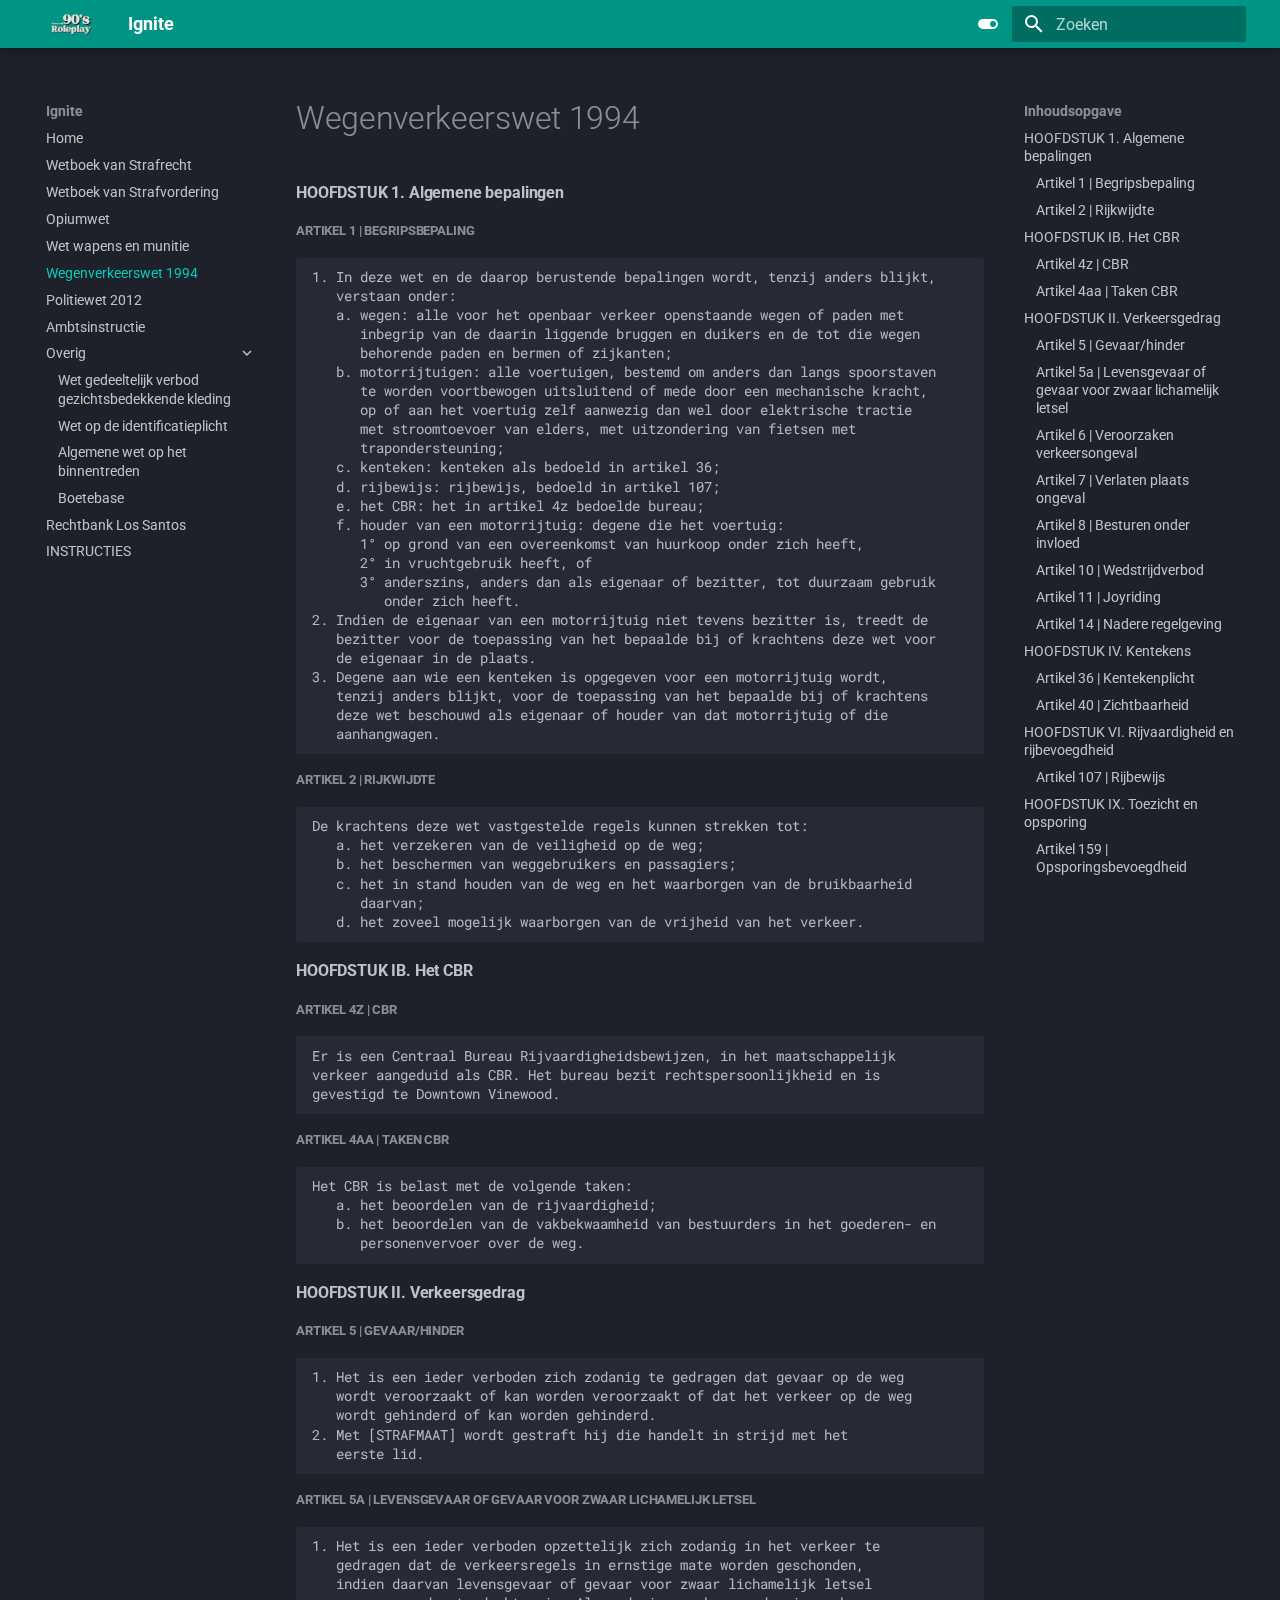
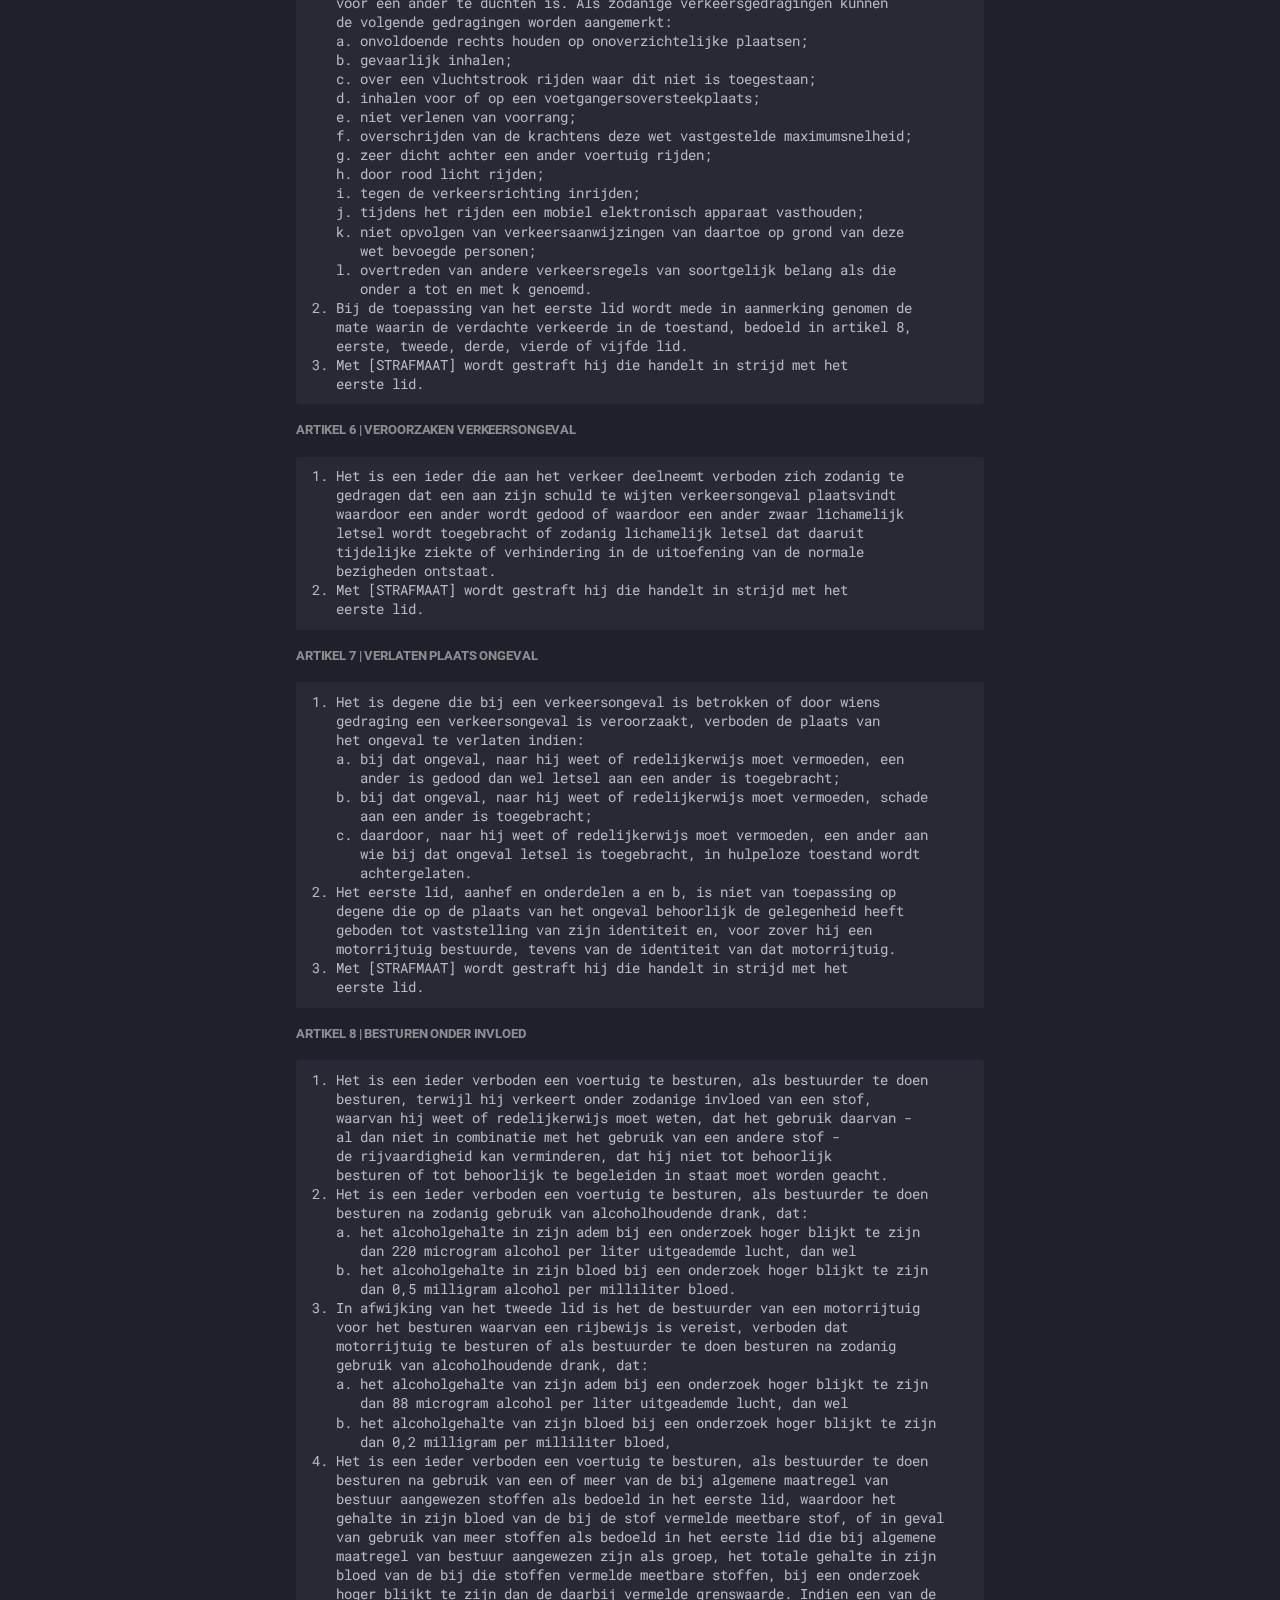
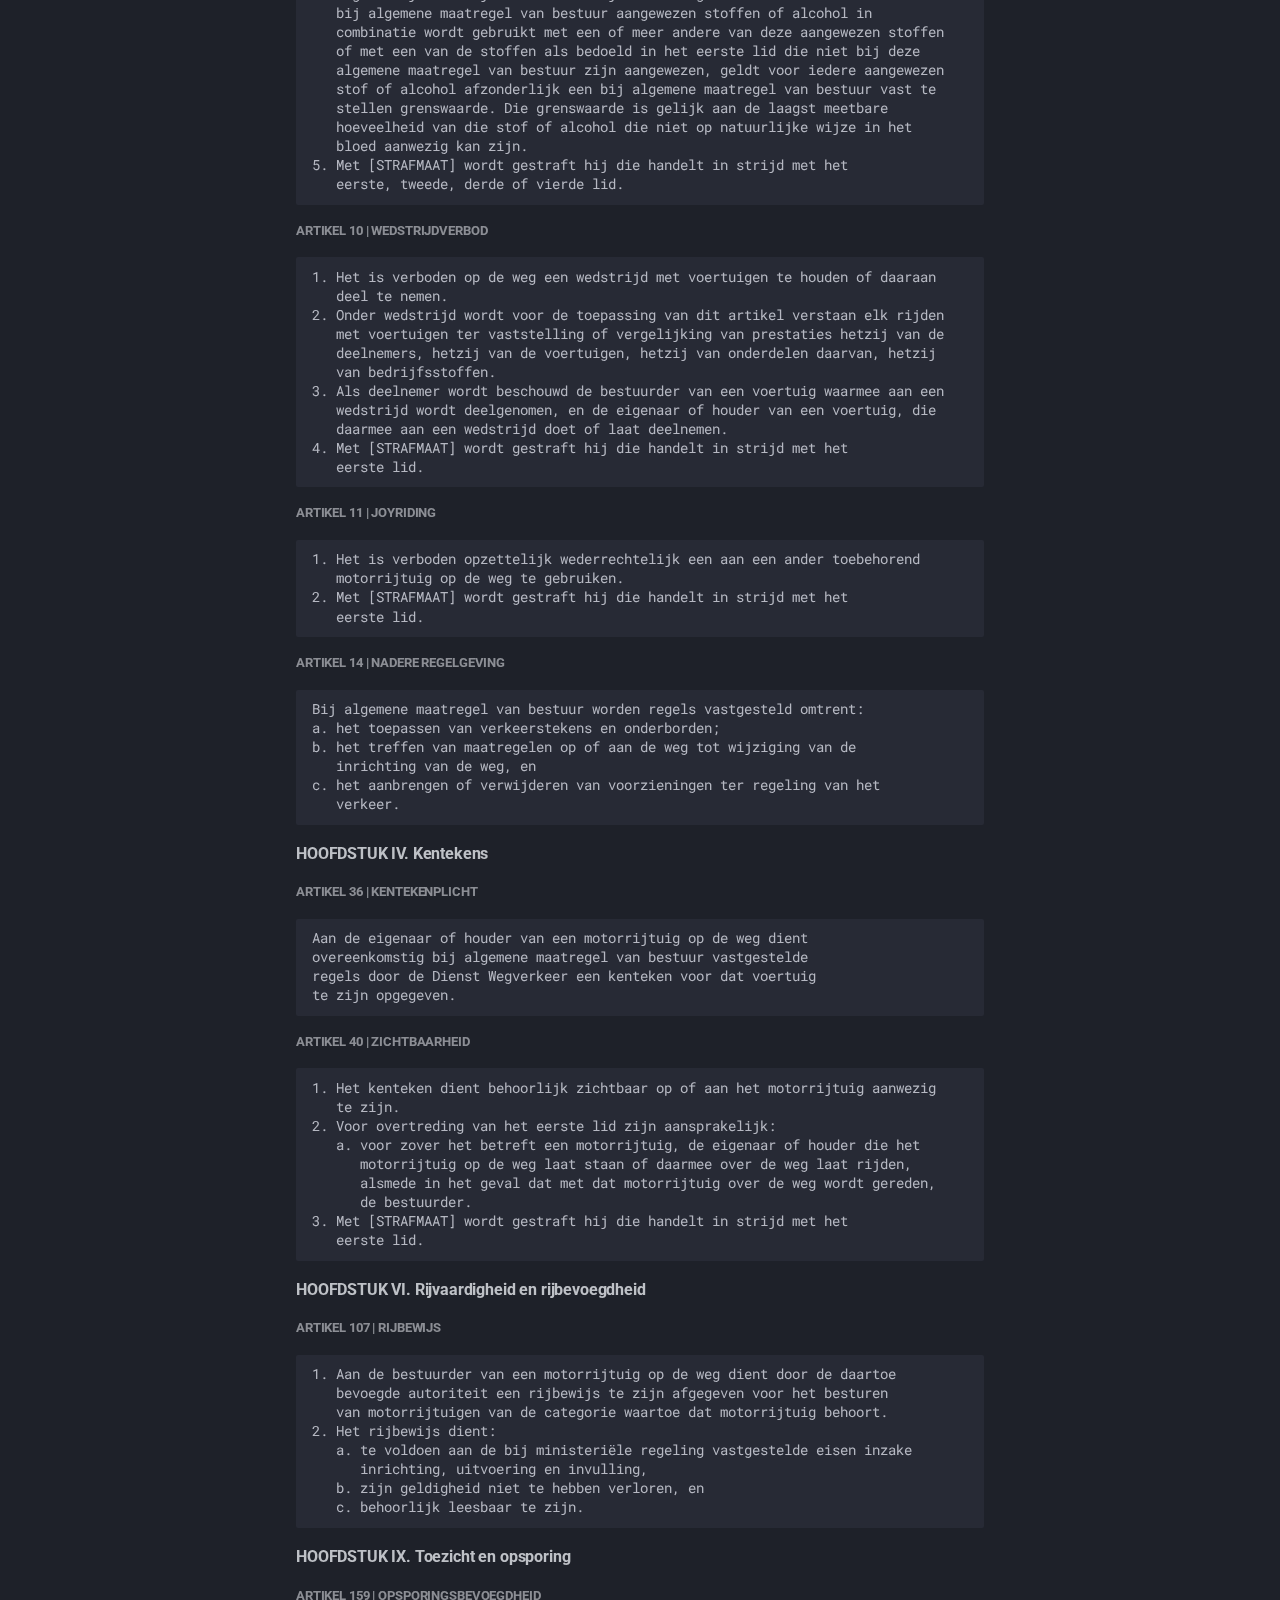
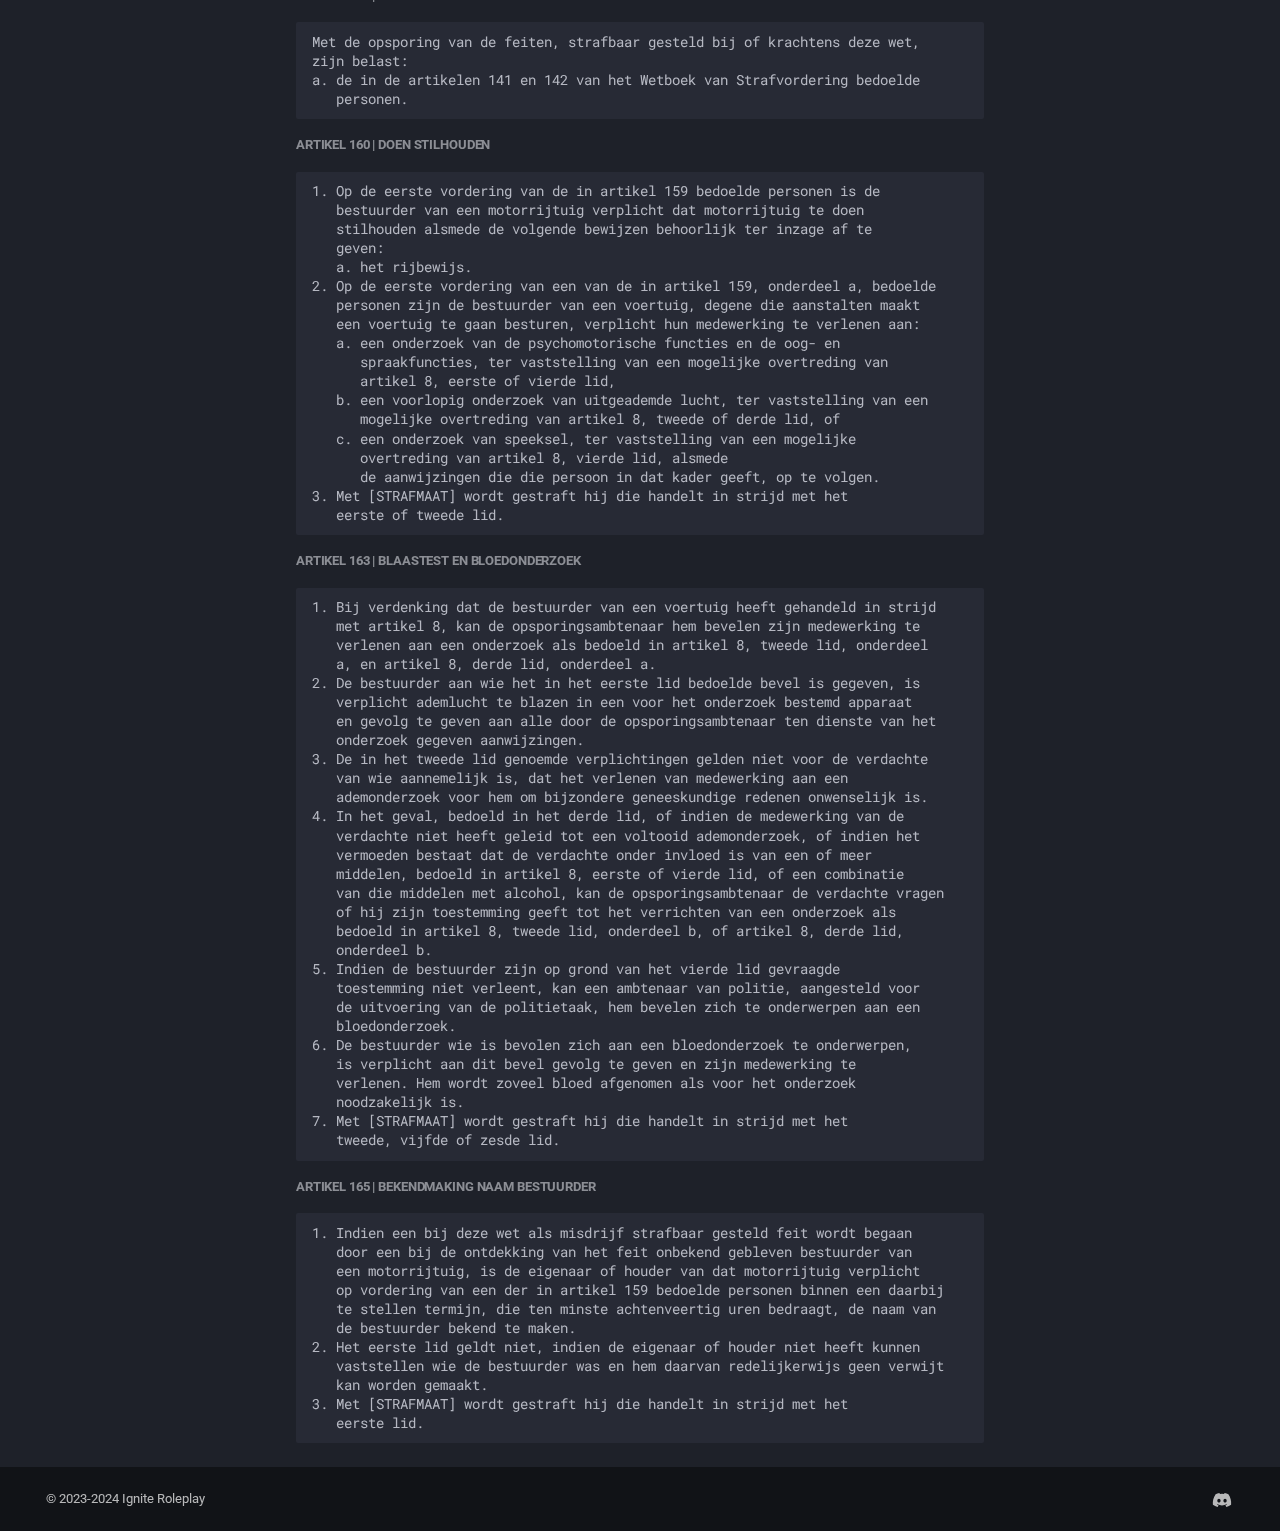
<file: wvw/index.html>
<!doctype html>
<html lang="nl" class="no-js">
  <head>
    
      <meta charset="utf-8">
      <meta name="viewport" content="width=device-width,initial-scale=1">
      
      
      
      
        <link rel="prev" href="../wwm/">
      
      
        <link rel="next" href="../polw2012/">
      
      
      <link rel="icon" href="../img/logo.png">
      <meta name="generator" content="mkdocs-1.5.3, mkdocs-material-9.5.15">
    
    
      
        <title>Wegenverkeerswet 1994 - Ignite</title>
      
    
    
      <link rel="stylesheet" href="../assets/stylesheets/main.7e359304.min.css">
      
        
        <link rel="stylesheet" href="../assets/stylesheets/palette.06af60db.min.css">
      
      
  
  
    
    
  
    
    
  
    
    
  
    
    
  
    
    
  
    
    
  
    
    
  
    
    
  
    
    
  
    
    
  
    
    
  
    
    
  
  
  <style>:root{--md-admonition-icon--note:url('data:image/svg+xml;charset=utf-8,<svg xmlns="http://www.w3.org/2000/svg" viewBox="0 0 16 16"><path d="M1 7.775V2.75C1 1.784 1.784 1 2.75 1h5.025c.464 0 .91.184 1.238.513l6.25 6.25a1.75 1.75 0 0 1 0 2.474l-5.026 5.026a1.75 1.75 0 0 1-2.474 0l-6.25-6.25A1.752 1.752 0 0 1 1 7.775Zm1.5 0c0 .066.026.13.073.177l6.25 6.25a.25.25 0 0 0 .354 0l5.025-5.025a.25.25 0 0 0 0-.354l-6.25-6.25a.25.25 0 0 0-.177-.073H2.75a.25.25 0 0 0-.25.25ZM6 5a1 1 0 1 1 0 2 1 1 0 0 1 0-2Z"/></svg>');--md-admonition-icon--abstract:url('data:image/svg+xml;charset=utf-8,<svg xmlns="http://www.w3.org/2000/svg" viewBox="0 0 16 16"><path d="M2.5 1.75v11.5c0 .138.112.25.25.25h3.17a.75.75 0 0 1 0 1.5H2.75A1.75 1.75 0 0 1 1 13.25V1.75C1 .784 1.784 0 2.75 0h8.5C12.216 0 13 .784 13 1.75v7.736a.75.75 0 0 1-1.5 0V1.75a.25.25 0 0 0-.25-.25h-8.5a.25.25 0 0 0-.25.25Zm13.274 9.537v-.001l-4.557 4.45a.75.75 0 0 1-1.055-.008l-1.943-1.95a.75.75 0 0 1 1.062-1.058l1.419 1.425 4.026-3.932a.75.75 0 1 1 1.048 1.074ZM4.75 4h4.5a.75.75 0 0 1 0 1.5h-4.5a.75.75 0 0 1 0-1.5ZM4 7.75A.75.75 0 0 1 4.75 7h2a.75.75 0 0 1 0 1.5h-2A.75.75 0 0 1 4 7.75Z"/></svg>');--md-admonition-icon--info:url('data:image/svg+xml;charset=utf-8,<svg xmlns="http://www.w3.org/2000/svg" viewBox="0 0 16 16"><path d="M0 8a8 8 0 1 1 16 0A8 8 0 0 1 0 8Zm8-6.5a6.5 6.5 0 1 0 0 13 6.5 6.5 0 0 0 0-13ZM6.5 7.75A.75.75 0 0 1 7.25 7h1a.75.75 0 0 1 .75.75v2.75h.25a.75.75 0 0 1 0 1.5h-2a.75.75 0 0 1 0-1.5h.25v-2h-.25a.75.75 0 0 1-.75-.75ZM8 6a1 1 0 1 1 0-2 1 1 0 0 1 0 2Z"/></svg>');--md-admonition-icon--tip:url('data:image/svg+xml;charset=utf-8,<svg xmlns="http://www.w3.org/2000/svg" viewBox="0 0 16 16"><path d="M3.499.75a.75.75 0 0 1 1.5 0v.996C5.9 2.903 6.793 3.65 7.662 4.376l.24.202c-.036-.694.055-1.422.426-2.163C9.1.873 10.794-.045 12.622.26 14.408.558 16 1.94 16 4.25c0 1.278-.954 2.575-2.44 2.734l.146.508.065.22c.203.701.412 1.455.476 2.226.142 1.707-.4 3.03-1.487 3.898C11.714 14.671 10.27 15 8.75 15h-6a.75.75 0 0 1 0-1.5h1.376a4.484 4.484 0 0 1-.563-1.191 3.835 3.835 0 0 1-.05-2.063 4.647 4.647 0 0 1-2.025-.293.75.75 0 0 1 .525-1.406c1.357.507 2.376-.006 2.698-.318l.009-.01a.747.747 0 0 1 1.06 0 .748.748 0 0 1-.012 1.074c-.912.92-.992 1.835-.768 2.586.221.74.745 1.337 1.196 1.621H8.75c1.343 0 2.398-.296 3.074-.836.635-.507 1.036-1.31.928-2.602-.05-.603-.216-1.224-.422-1.93l-.064-.221c-.12-.407-.246-.84-.353-1.29a2.425 2.425 0 0 1-.507-.441 3.075 3.075 0 0 1-.633-1.248.75.75 0 0 1 1.455-.364c.046.185.144.436.31.627.146.168.353.305.712.305.738 0 1.25-.615 1.25-1.25 0-1.47-.95-2.315-2.123-2.51-1.172-.196-2.227.387-2.706 1.345-.46.92-.27 1.774.019 3.062l.042.19a.884.884 0 0 1 .01.05c.348.443.666.949.94 1.553a.75.75 0 1 1-1.365.62c-.553-1.217-1.32-1.94-2.3-2.768L6.7 5.527c-.814-.68-1.75-1.462-2.692-2.619a3.737 3.737 0 0 0-1.023.88c-.406.495-.663 1.036-.722 1.508.116.122.306.21.591.239.388.038.797-.06 1.032-.19a.75.75 0 0 1 .728 1.31c-.515.287-1.23.439-1.906.373-.682-.067-1.473-.38-1.879-1.193L.75 5.677V5.5c0-.984.48-1.94 1.077-2.664.46-.559 1.05-1.055 1.673-1.353V.75Z"/></svg>');--md-admonition-icon--success:url('data:image/svg+xml;charset=utf-8,<svg xmlns="http://www.w3.org/2000/svg" viewBox="0 0 16 16"><path d="M13.78 4.22a.75.75 0 0 1 0 1.06l-7.25 7.25a.75.75 0 0 1-1.06 0L2.22 9.28a.751.751 0 0 1 .018-1.042.751.751 0 0 1 1.042-.018L6 10.94l6.72-6.72a.75.75 0 0 1 1.06 0Z"/></svg>');--md-admonition-icon--question:url('data:image/svg+xml;charset=utf-8,<svg xmlns="http://www.w3.org/2000/svg" viewBox="0 0 16 16"><path d="M0 8a8 8 0 1 1 16 0A8 8 0 0 1 0 8Zm8-6.5a6.5 6.5 0 1 0 0 13 6.5 6.5 0 0 0 0-13ZM6.92 6.085h.001a.749.749 0 1 1-1.342-.67c.169-.339.436-.701.849-.977C6.845 4.16 7.369 4 8 4a2.756 2.756 0 0 1 1.637.525c.503.377.863.965.863 1.725 0 .448-.115.83-.329 1.15-.205.307-.47.513-.692.662-.109.072-.22.138-.313.195l-.006.004a6.24 6.24 0 0 0-.26.16.952.952 0 0 0-.276.245.75.75 0 0 1-1.248-.832c.184-.264.42-.489.692-.661.103-.067.207-.132.313-.195l.007-.004c.1-.061.182-.11.258-.161a.969.969 0 0 0 .277-.245C8.96 6.514 9 6.427 9 6.25a.612.612 0 0 0-.262-.525A1.27 1.27 0 0 0 8 5.5c-.369 0-.595.09-.74.187a1.01 1.01 0 0 0-.34.398ZM9 11a1 1 0 1 1-2 0 1 1 0 0 1 2 0Z"/></svg>');--md-admonition-icon--warning:url('data:image/svg+xml;charset=utf-8,<svg xmlns="http://www.w3.org/2000/svg" viewBox="0 0 16 16"><path d="M6.457 1.047c.659-1.234 2.427-1.234 3.086 0l6.082 11.378A1.75 1.75 0 0 1 14.082 15H1.918a1.75 1.75 0 0 1-1.543-2.575Zm1.763.707a.25.25 0 0 0-.44 0L1.698 13.132a.25.25 0 0 0 .22.368h12.164a.25.25 0 0 0 .22-.368Zm.53 3.996v2.5a.75.75 0 0 1-1.5 0v-2.5a.75.75 0 0 1 1.5 0ZM9 11a1 1 0 1 1-2 0 1 1 0 0 1 2 0Z"/></svg>');--md-admonition-icon--failure:url('data:image/svg+xml;charset=utf-8,<svg xmlns="http://www.w3.org/2000/svg" viewBox="0 0 16 16"><path d="M2.344 2.343h-.001a8 8 0 0 1 11.314 11.314A8.002 8.002 0 0 1 .234 10.089a8 8 0 0 1 2.11-7.746Zm1.06 10.253a6.5 6.5 0 1 0 9.108-9.275 6.5 6.5 0 0 0-9.108 9.275ZM6.03 4.97 8 6.94l1.97-1.97a.749.749 0 0 1 1.275.326.749.749 0 0 1-.215.734L9.06 8l1.97 1.97a.749.749 0 0 1-.326 1.275.749.749 0 0 1-.734-.215L8 9.06l-1.97 1.97a.749.749 0 0 1-1.275-.326.749.749 0 0 1 .215-.734L6.94 8 4.97 6.03a.751.751 0 0 1 .018-1.042.751.751 0 0 1 1.042-.018Z"/></svg>');--md-admonition-icon--danger:url('data:image/svg+xml;charset=utf-8,<svg xmlns="http://www.w3.org/2000/svg" viewBox="0 0 16 16"><path d="M9.504.43a1.516 1.516 0 0 1 2.437 1.713L10.415 5.5h2.123c1.57 0 2.346 1.909 1.22 3.004l-7.34 7.142a1.249 1.249 0 0 1-.871.354h-.302a1.25 1.25 0 0 1-1.157-1.723L5.633 10.5H3.462c-1.57 0-2.346-1.909-1.22-3.004L9.503.429Zm1.047 1.074L3.286 8.571A.25.25 0 0 0 3.462 9H6.75a.75.75 0 0 1 .694 1.034l-1.713 4.188 6.982-6.793A.25.25 0 0 0 12.538 7H9.25a.75.75 0 0 1-.683-1.06l2.008-4.418.003-.006a.036.036 0 0 0-.004-.009l-.006-.006-.008-.001c-.003 0-.006.002-.009.004Z"/></svg>');--md-admonition-icon--bug:url('data:image/svg+xml;charset=utf-8,<svg xmlns="http://www.w3.org/2000/svg" viewBox="0 0 16 16"><path d="M4.72.22a.75.75 0 0 1 1.06 0l1 .999a3.488 3.488 0 0 1 2.441 0l.999-1a.748.748 0 0 1 1.265.332.75.75 0 0 1-.205.729l-.775.776c.616.63.995 1.493.995 2.444v.327c0 .1-.009.197-.025.292.408.14.764.392 1.029.722l1.968-.787a.75.75 0 0 1 .556 1.392L13 7.258V9h2.25a.75.75 0 0 1 0 1.5H13v.5c0 .409-.049.806-.141 1.186l2.17.868a.75.75 0 0 1-.557 1.392l-2.184-.873A4.997 4.997 0 0 1 8 16a4.997 4.997 0 0 1-4.288-2.427l-2.183.873a.75.75 0 0 1-.558-1.392l2.17-.868A5.036 5.036 0 0 1 3 11v-.5H.75a.75.75 0 0 1 0-1.5H3V7.258L.971 6.446a.75.75 0 0 1 .558-1.392l1.967.787c.265-.33.62-.583 1.03-.722a1.677 1.677 0 0 1-.026-.292V4.5c0-.951.38-1.814.995-2.444L4.72 1.28a.75.75 0 0 1 0-1.06Zm.53 6.28a.75.75 0 0 0-.75.75V11a3.5 3.5 0 1 0 7 0V7.25a.75.75 0 0 0-.75-.75ZM6.173 5h3.654A.172.172 0 0 0 10 4.827V4.5a2 2 0 1 0-4 0v.327c0 .096.077.173.173.173Z"/></svg>');--md-admonition-icon--example:url('data:image/svg+xml;charset=utf-8,<svg xmlns="http://www.w3.org/2000/svg" viewBox="0 0 16 16"><path d="M5 5.782V2.5h-.25a.75.75 0 0 1 0-1.5h6.5a.75.75 0 0 1 0 1.5H11v3.282l3.666 5.76C15.619 13.04 14.543 15 12.767 15H3.233c-1.776 0-2.852-1.96-1.899-3.458Zm-2.4 6.565a.75.75 0 0 0 .633 1.153h9.534a.75.75 0 0 0 .633-1.153L12.225 10.5h-8.45ZM9.5 2.5h-3V6c0 .143-.04.283-.117.403L4.73 9h6.54L9.617 6.403A.746.746 0 0 1 9.5 6Z"/></svg>');--md-admonition-icon--quote:url('data:image/svg+xml;charset=utf-8,<svg xmlns="http://www.w3.org/2000/svg" viewBox="0 0 16 16"><path d="M1.75 2.5h10.5a.75.75 0 0 1 0 1.5H1.75a.75.75 0 0 1 0-1.5Zm4 5h8.5a.75.75 0 0 1 0 1.5h-8.5a.75.75 0 0 1 0-1.5Zm0 5h8.5a.75.75 0 0 1 0 1.5h-8.5a.75.75 0 0 1 0-1.5ZM2.5 7.75v6a.75.75 0 0 1-1.5 0v-6a.75.75 0 0 1 1.5 0Z"/></svg>');}</style>



    
    
      
    
    
      
        
        
        <link rel="preconnect" href="https://fonts.gstatic.com" crossorigin>
        <link rel="stylesheet" href="https://fonts.googleapis.com/css?family=Roboto:300,300i,400,400i,700,700i%7CRoboto+Mono:400,400i,700,700i&display=fallback">
        <style>:root{--md-text-font:"Roboto";--md-code-font:"Roboto Mono"}</style>
      
    
    
    <script>__md_scope=new URL("..",location),__md_hash=e=>[...e].reduce((e,_)=>(e<<5)-e+_.charCodeAt(0),0),__md_get=(e,_=localStorage,t=__md_scope)=>JSON.parse(_.getItem(t.pathname+"."+e)),__md_set=(e,_,t=localStorage,a=__md_scope)=>{try{t.setItem(a.pathname+"."+e,JSON.stringify(_))}catch(e){}}</script>
    
      

    
    
    
  </head>
  
  
    
    
      
    
    
    
    
    <body dir="ltr" data-md-color-scheme="slate" data-md-color-primary="teal" data-md-color-accent="teal">
  
    
    <input class="md-toggle" data-md-toggle="drawer" type="checkbox" id="__drawer" autocomplete="off">
    <input class="md-toggle" data-md-toggle="search" type="checkbox" id="__search" autocomplete="off">
    <label class="md-overlay" for="__drawer"></label>
    <div data-md-component="skip">
      
        
        <a href="#wegenverkeerswet-1994" class="md-skip">
          Ga naar inhoud
        </a>
      
    </div>
    <div data-md-component="announce">
      
    </div>
    
    
      

  

<header class="md-header md-header--shadow" data-md-component="header">
  <nav class="md-header__inner md-grid" aria-label="Header">
    <a href=".." title="Ignite" class="md-header__button md-logo" aria-label="Ignite" data-md-component="logo">
      
  <img src="../img/logo.webp" alt="logo">

    </a>
    <label class="md-header__button md-icon" for="__drawer">
      
      <svg xmlns="http://www.w3.org/2000/svg" viewBox="0 0 24 24"><path d="M3 6h18v2H3V6m0 5h18v2H3v-2m0 5h18v2H3v-2Z"/></svg>
    </label>
    <div class="md-header__title" data-md-component="header-title">
      <div class="md-header__ellipsis">
        <div class="md-header__topic">
          <span class="md-ellipsis">
            Ignite
          </span>
        </div>
        <div class="md-header__topic" data-md-component="header-topic">
          <span class="md-ellipsis">
            
              Wegenverkeerswet 1994
            
          </span>
        </div>
      </div>
    </div>
    
      
        <form class="md-header__option" data-md-component="palette">
  
    
    
    
    <input class="md-option" data-md-color-media="" data-md-color-scheme="slate" data-md-color-primary="teal" data-md-color-accent="teal"  aria-label="Overschakelen naar light mode"  type="radio" name="__palette" id="__palette_0">
    
      <label class="md-header__button md-icon" title="Overschakelen naar light mode" for="__palette_1" hidden>
        <svg xmlns="http://www.w3.org/2000/svg" viewBox="0 0 24 24"><path d="M17 7H7a5 5 0 0 0-5 5 5 5 0 0 0 5 5h10a5 5 0 0 0 5-5 5 5 0 0 0-5-5m0 8a3 3 0 0 1-3-3 3 3 0 0 1 3-3 3 3 0 0 1 3 3 3 3 0 0 1-3 3Z"/></svg>
      </label>
    
  
    
    
    
    <input class="md-option" data-md-color-media="" data-md-color-scheme="default" data-md-color-primary="teal" data-md-color-accent="teal"  aria-label="Overschakelen naar dark mode"  type="radio" name="__palette" id="__palette_1">
    
      <label class="md-header__button md-icon" title="Overschakelen naar dark mode" for="__palette_0" hidden>
        <svg xmlns="http://www.w3.org/2000/svg" viewBox="0 0 24 24"><path d="M17 6H7c-3.31 0-6 2.69-6 6s2.69 6 6 6h10c3.31 0 6-2.69 6-6s-2.69-6-6-6zm0 10H7c-2.21 0-4-1.79-4-4s1.79-4 4-4h10c2.21 0 4 1.79 4 4s-1.79 4-4 4zM7 9c-1.66 0-3 1.34-3 3s1.34 3 3 3 3-1.34 3-3-1.34-3-3-3z"/></svg>
      </label>
    
  
</form>
      
    
    
      <script>var media,input,key,value,palette=__md_get("__palette");if(palette&&palette.color){"(prefers-color-scheme)"===palette.color.media&&(media=matchMedia("(prefers-color-scheme: light)"),input=document.querySelector(media.matches?"[data-md-color-media='(prefers-color-scheme: light)']":"[data-md-color-media='(prefers-color-scheme: dark)']"),palette.color.media=input.getAttribute("data-md-color-media"),palette.color.scheme=input.getAttribute("data-md-color-scheme"),palette.color.primary=input.getAttribute("data-md-color-primary"),palette.color.accent=input.getAttribute("data-md-color-accent"));for([key,value]of Object.entries(palette.color))document.body.setAttribute("data-md-color-"+key,value)}</script>
    
    
    
      <label class="md-header__button md-icon" for="__search">
        
        <svg xmlns="http://www.w3.org/2000/svg" viewBox="0 0 24 24"><path d="M9.5 3A6.5 6.5 0 0 1 16 9.5c0 1.61-.59 3.09-1.56 4.23l.27.27h.79l5 5-1.5 1.5-5-5v-.79l-.27-.27A6.516 6.516 0 0 1 9.5 16 6.5 6.5 0 0 1 3 9.5 6.5 6.5 0 0 1 9.5 3m0 2C7 5 5 7 5 9.5S7 14 9.5 14 14 12 14 9.5 12 5 9.5 5Z"/></svg>
      </label>
      <div class="md-search" data-md-component="search" role="dialog">
  <label class="md-search__overlay" for="__search"></label>
  <div class="md-search__inner" role="search">
    <form class="md-search__form" name="search">
      <input type="text" class="md-search__input" name="query" aria-label="Zoeken" placeholder="Zoeken" autocapitalize="off" autocorrect="off" autocomplete="off" spellcheck="false" data-md-component="search-query" required>
      <label class="md-search__icon md-icon" for="__search">
        
        <svg xmlns="http://www.w3.org/2000/svg" viewBox="0 0 24 24"><path d="M9.5 3A6.5 6.5 0 0 1 16 9.5c0 1.61-.59 3.09-1.56 4.23l.27.27h.79l5 5-1.5 1.5-5-5v-.79l-.27-.27A6.516 6.516 0 0 1 9.5 16 6.5 6.5 0 0 1 3 9.5 6.5 6.5 0 0 1 9.5 3m0 2C7 5 5 7 5 9.5S7 14 9.5 14 14 12 14 9.5 12 5 9.5 5Z"/></svg>
        
        <svg xmlns="http://www.w3.org/2000/svg" viewBox="0 0 24 24"><path d="M20 11v2H8l5.5 5.5-1.42 1.42L4.16 12l7.92-7.92L13.5 5.5 8 11h12Z"/></svg>
      </label>
      <nav class="md-search__options" aria-label="Zoeken">
        
        <button type="reset" class="md-search__icon md-icon" title="Leegmaken" aria-label="Leegmaken" tabindex="-1">
          
          <svg xmlns="http://www.w3.org/2000/svg" viewBox="0 0 24 24"><path d="M19 6.41 17.59 5 12 10.59 6.41 5 5 6.41 10.59 12 5 17.59 6.41 19 12 13.41 17.59 19 19 17.59 13.41 12 19 6.41Z"/></svg>
        </button>
      </nav>
      
    </form>
    <div class="md-search__output">
      <div class="md-search__scrollwrap" data-md-scrollfix>
        <div class="md-search-result" data-md-component="search-result">
          <div class="md-search-result__meta">
            Zoeken initialiseren
          </div>
          <ol class="md-search-result__list" role="presentation"></ol>
        </div>
      </div>
    </div>
  </div>
</div>
    
    
  </nav>
  
</header>
    
    <div class="md-container" data-md-component="container">
      
      
        
          
        
      
      <main class="md-main" data-md-component="main">
        <div class="md-main__inner md-grid">
          
            
              
              <div class="md-sidebar md-sidebar--primary" data-md-component="sidebar" data-md-type="navigation" >
                <div class="md-sidebar__scrollwrap">
                  <div class="md-sidebar__inner">
                    



<nav class="md-nav md-nav--primary" aria-label="Navigatie" data-md-level="0">
  <label class="md-nav__title" for="__drawer">
    <a href=".." title="Ignite" class="md-nav__button md-logo" aria-label="Ignite" data-md-component="logo">
      
  <img src="../img/logo.webp" alt="logo">

    </a>
    Ignite
  </label>
  
  <ul class="md-nav__list" data-md-scrollfix>
    
      
      
  
  
  
  
    <li class="md-nav__item">
      <a href=".." class="md-nav__link">
        
  
  <span class="md-ellipsis">
    Home
  </span>
  

      </a>
    </li>
  

    
      
      
  
  
  
  
    <li class="md-nav__item">
      <a href="../sr/" class="md-nav__link">
        
  
  <span class="md-ellipsis">
    Wetboek van Strafrecht
  </span>
  

      </a>
    </li>
  

    
      
      
  
  
  
  
    <li class="md-nav__item">
      <a href="../sv/" class="md-nav__link">
        
  
  <span class="md-ellipsis">
    Wetboek van Strafvordering
  </span>
  

      </a>
    </li>
  

    
      
      
  
  
  
  
    <li class="md-nav__item">
      <a href="../opw/" class="md-nav__link">
        
  
  <span class="md-ellipsis">
    Opiumwet
  </span>
  

      </a>
    </li>
  

    
      
      
  
  
  
  
    <li class="md-nav__item">
      <a href="../wwm/" class="md-nav__link">
        
  
  <span class="md-ellipsis">
    Wet wapens en munitie
  </span>
  

      </a>
    </li>
  

    
      
      
  
  
    
  
  
  
    <li class="md-nav__item md-nav__item--active">
      
      <input class="md-nav__toggle md-toggle" type="checkbox" id="__toc">
      
      
        
      
      
        <label class="md-nav__link md-nav__link--active" for="__toc">
          
  
  <span class="md-ellipsis">
    Wegenverkeerswet 1994
  </span>
  

          <span class="md-nav__icon md-icon"></span>
        </label>
      
      <a href="./" class="md-nav__link md-nav__link--active">
        
  
  <span class="md-ellipsis">
    Wegenverkeerswet 1994
  </span>
  

      </a>
      
        

<nav class="md-nav md-nav--secondary" aria-label="Inhoudsopgave">
  
  
  
    
  
  
    <label class="md-nav__title" for="__toc">
      <span class="md-nav__icon md-icon"></span>
      Inhoudsopgave
    </label>
    <ul class="md-nav__list" data-md-component="toc" data-md-scrollfix>
      
        <li class="md-nav__item">
  <a href="#hoofdstuk-1-algemene-bepalingen" class="md-nav__link">
    <span class="md-ellipsis">
      HOOFDSTUK 1. Algemene bepalingen
    </span>
  </a>
  
    <nav class="md-nav" aria-label="HOOFDSTUK 1. Algemene bepalingen">
      <ul class="md-nav__list">
        
          <li class="md-nav__item">
  <a href="#artikel-1-begripsbepaling" class="md-nav__link">
    <span class="md-ellipsis">
      Artikel 1 | Begripsbepaling
    </span>
  </a>
  
</li>
        
          <li class="md-nav__item">
  <a href="#artikel-2-rijkwijdte" class="md-nav__link">
    <span class="md-ellipsis">
      Artikel 2 | Rijkwijdte
    </span>
  </a>
  
</li>
        
      </ul>
    </nav>
  
</li>
      
        <li class="md-nav__item">
  <a href="#hoofdstuk-ib-het-cbr" class="md-nav__link">
    <span class="md-ellipsis">
      HOOFDSTUK IB. Het CBR
    </span>
  </a>
  
    <nav class="md-nav" aria-label="HOOFDSTUK IB. Het CBR">
      <ul class="md-nav__list">
        
          <li class="md-nav__item">
  <a href="#artikel-4z-cbr" class="md-nav__link">
    <span class="md-ellipsis">
      Artikel 4z | CBR
    </span>
  </a>
  
</li>
        
          <li class="md-nav__item">
  <a href="#artikel-4aa-taken-cbr" class="md-nav__link">
    <span class="md-ellipsis">
      Artikel 4aa | Taken CBR
    </span>
  </a>
  
</li>
        
      </ul>
    </nav>
  
</li>
      
        <li class="md-nav__item">
  <a href="#hoofdstuk-ii-verkeersgedrag" class="md-nav__link">
    <span class="md-ellipsis">
      HOOFDSTUK II. Verkeersgedrag
    </span>
  </a>
  
    <nav class="md-nav" aria-label="HOOFDSTUK II. Verkeersgedrag">
      <ul class="md-nav__list">
        
          <li class="md-nav__item">
  <a href="#artikel-5-gevaarhinder" class="md-nav__link">
    <span class="md-ellipsis">
      Artikel 5 | Gevaar/hinder
    </span>
  </a>
  
</li>
        
          <li class="md-nav__item">
  <a href="#artikel-5a-levensgevaar-of-gevaar-voor-zwaar-lichamelijk-letsel" class="md-nav__link">
    <span class="md-ellipsis">
      Artikel 5a | Levensgevaar of gevaar voor zwaar lichamelijk letsel
    </span>
  </a>
  
</li>
        
          <li class="md-nav__item">
  <a href="#artikel-6-veroorzaken-verkeersongeval" class="md-nav__link">
    <span class="md-ellipsis">
      Artikel 6 | Veroorzaken verkeersongeval
    </span>
  </a>
  
</li>
        
          <li class="md-nav__item">
  <a href="#artikel-7-verlaten-plaats-ongeval" class="md-nav__link">
    <span class="md-ellipsis">
      Artikel 7 | Verlaten plaats ongeval
    </span>
  </a>
  
</li>
        
          <li class="md-nav__item">
  <a href="#artikel-8-besturen-onder-invloed" class="md-nav__link">
    <span class="md-ellipsis">
      Artikel 8 | Besturen onder invloed
    </span>
  </a>
  
</li>
        
          <li class="md-nav__item">
  <a href="#artikel-10-wedstrijdverbod" class="md-nav__link">
    <span class="md-ellipsis">
      Artikel 10 | Wedstrijdverbod
    </span>
  </a>
  
</li>
        
          <li class="md-nav__item">
  <a href="#artikel-11-joyriding" class="md-nav__link">
    <span class="md-ellipsis">
      Artikel 11 | Joyriding
    </span>
  </a>
  
</li>
        
          <li class="md-nav__item">
  <a href="#artikel-14-nadere-regelgeving" class="md-nav__link">
    <span class="md-ellipsis">
      Artikel 14 | Nadere regelgeving
    </span>
  </a>
  
</li>
        
      </ul>
    </nav>
  
</li>
      
        <li class="md-nav__item">
  <a href="#hoofdstuk-iv-kentekens" class="md-nav__link">
    <span class="md-ellipsis">
      HOOFDSTUK IV. Kentekens
    </span>
  </a>
  
    <nav class="md-nav" aria-label="HOOFDSTUK IV. Kentekens">
      <ul class="md-nav__list">
        
          <li class="md-nav__item">
  <a href="#artikel-36-kentekenplicht" class="md-nav__link">
    <span class="md-ellipsis">
      Artikel 36 | Kentekenplicht
    </span>
  </a>
  
</li>
        
          <li class="md-nav__item">
  <a href="#artikel-40-zichtbaarheid" class="md-nav__link">
    <span class="md-ellipsis">
      Artikel 40 | Zichtbaarheid
    </span>
  </a>
  
</li>
        
      </ul>
    </nav>
  
</li>
      
        <li class="md-nav__item">
  <a href="#hoofdstuk-vi-rijvaardigheid-en-rijbevoegdheid" class="md-nav__link">
    <span class="md-ellipsis">
      HOOFDSTUK VI. Rijvaardigheid en rijbevoegdheid
    </span>
  </a>
  
    <nav class="md-nav" aria-label="HOOFDSTUK VI. Rijvaardigheid en rijbevoegdheid">
      <ul class="md-nav__list">
        
          <li class="md-nav__item">
  <a href="#artikel-107-rijbewijs" class="md-nav__link">
    <span class="md-ellipsis">
      Artikel 107 | Rijbewijs
    </span>
  </a>
  
</li>
        
      </ul>
    </nav>
  
</li>
      
        <li class="md-nav__item">
  <a href="#hoofdstuk-ix-toezicht-en-opsporing" class="md-nav__link">
    <span class="md-ellipsis">
      HOOFDSTUK IX. Toezicht en opsporing
    </span>
  </a>
  
    <nav class="md-nav" aria-label="HOOFDSTUK IX. Toezicht en opsporing">
      <ul class="md-nav__list">
        
          <li class="md-nav__item">
  <a href="#artikel-159-opsporingsbevoegdheid" class="md-nav__link">
    <span class="md-ellipsis">
      Artikel 159 | Opsporingsbevoegdheid
    </span>
  </a>
  
</li>
        
          <li class="md-nav__item">
  <a href="#artikel-160-doen-stilhouden" class="md-nav__link">
    <span class="md-ellipsis">
      Artikel 160 | Doen stilhouden
    </span>
  </a>
  
</li>
        
          <li class="md-nav__item">
  <a href="#artikel-163-blaastest-en-bloedonderzoek" class="md-nav__link">
    <span class="md-ellipsis">
      Artikel 163 | Blaastest en Bloedonderzoek
    </span>
  </a>
  
</li>
        
          <li class="md-nav__item">
  <a href="#artikel-165-bekendmaking-naam-bestuurder" class="md-nav__link">
    <span class="md-ellipsis">
      Artikel 165 | Bekendmaking naam bestuurder
    </span>
  </a>
  
</li>
        
      </ul>
    </nav>
  
</li>
      
    </ul>
  
</nav>
      
    </li>
  

    
      
      
  
  
  
  
    <li class="md-nav__item">
      <a href="../polw2012/" class="md-nav__link">
        
  
  <span class="md-ellipsis">
    Politiewet 2012
  </span>
  

      </a>
    </li>
  

    
      
      
  
  
  
  
    <li class="md-nav__item">
      <a href="../ambts/" class="md-nav__link">
        
  
  <span class="md-ellipsis">
    Ambtsinstructie
  </span>
  

      </a>
    </li>
  

    
      
      
  
  
  
  
    
    
      
        
      
        
      
        
      
        
      
    
    
    
    <li class="md-nav__item md-nav__item--nested">
      
        
        
          
        
        <input class="md-nav__toggle md-toggle md-toggle--indeterminate" type="checkbox" id="__nav_9" >
        
          
          <label class="md-nav__link" for="__nav_9" id="__nav_9_label" tabindex="0">
            
  
  <span class="md-ellipsis">
    Overig
  </span>
  

            <span class="md-nav__icon md-icon"></span>
          </label>
        
        <nav class="md-nav" data-md-level="1" aria-labelledby="__nav_9_label" aria-expanded="false">
          <label class="md-nav__title" for="__nav_9">
            <span class="md-nav__icon md-icon"></span>
            Overig
          </label>
          <ul class="md-nav__list" data-md-scrollfix>
            
              
                
  
  
  
  
    <li class="md-nav__item">
      <a href="../overig/wgvgk/" class="md-nav__link">
        
  
  <span class="md-ellipsis">
    Wet gedeeltelijk verbod gezichtsbedekkende kleding
  </span>
  

      </a>
    </li>
  

              
            
              
                
  
  
  
  
    <li class="md-nav__item">
      <a href="../overig/wid/" class="md-nav__link">
        
  
  <span class="md-ellipsis">
    Wet op de identificatieplicht
  </span>
  

      </a>
    </li>
  

              
            
              
                
  
  
  
  
    <li class="md-nav__item">
      <a href="../overig/awbi/" class="md-nav__link">
        
  
  <span class="md-ellipsis">
    Algemene wet op het binnentreden
  </span>
  

      </a>
    </li>
  

              
            
              
                
  
  
  
  
    <li class="md-nav__item">
      <a href="../overig/bb/" class="md-nav__link">
        
  
  <span class="md-ellipsis">
    Boetebase
  </span>
  

      </a>
    </li>
  

              
            
          </ul>
        </nav>
      
    </li>
  

    
      
      
  
  
  
  
    <li class="md-nav__item">
      <a href="../rechtbank/" class="md-nav__link">
        
  
  <span class="md-ellipsis">
    Rechtbank Los Santos
  </span>
  

      </a>
    </li>
  

    
      
      
  
  
  
  
    <li class="md-nav__item">
      <a href="../overzicht/" class="md-nav__link">
        
  
  <span class="md-ellipsis">
    INSTRUCTIES
  </span>
  

      </a>
    </li>
  

    
  </ul>
</nav>
                  </div>
                </div>
              </div>
            
            
              
              <div class="md-sidebar md-sidebar--secondary" data-md-component="sidebar" data-md-type="toc" >
                <div class="md-sidebar__scrollwrap">
                  <div class="md-sidebar__inner">
                    

<nav class="md-nav md-nav--secondary" aria-label="Inhoudsopgave">
  
  
  
    
  
  
    <label class="md-nav__title" for="__toc">
      <span class="md-nav__icon md-icon"></span>
      Inhoudsopgave
    </label>
    <ul class="md-nav__list" data-md-component="toc" data-md-scrollfix>
      
        <li class="md-nav__item">
  <a href="#hoofdstuk-1-algemene-bepalingen" class="md-nav__link">
    <span class="md-ellipsis">
      HOOFDSTUK 1. Algemene bepalingen
    </span>
  </a>
  
    <nav class="md-nav" aria-label="HOOFDSTUK 1. Algemene bepalingen">
      <ul class="md-nav__list">
        
          <li class="md-nav__item">
  <a href="#artikel-1-begripsbepaling" class="md-nav__link">
    <span class="md-ellipsis">
      Artikel 1 | Begripsbepaling
    </span>
  </a>
  
</li>
        
          <li class="md-nav__item">
  <a href="#artikel-2-rijkwijdte" class="md-nav__link">
    <span class="md-ellipsis">
      Artikel 2 | Rijkwijdte
    </span>
  </a>
  
</li>
        
      </ul>
    </nav>
  
</li>
      
        <li class="md-nav__item">
  <a href="#hoofdstuk-ib-het-cbr" class="md-nav__link">
    <span class="md-ellipsis">
      HOOFDSTUK IB. Het CBR
    </span>
  </a>
  
    <nav class="md-nav" aria-label="HOOFDSTUK IB. Het CBR">
      <ul class="md-nav__list">
        
          <li class="md-nav__item">
  <a href="#artikel-4z-cbr" class="md-nav__link">
    <span class="md-ellipsis">
      Artikel 4z | CBR
    </span>
  </a>
  
</li>
        
          <li class="md-nav__item">
  <a href="#artikel-4aa-taken-cbr" class="md-nav__link">
    <span class="md-ellipsis">
      Artikel 4aa | Taken CBR
    </span>
  </a>
  
</li>
        
      </ul>
    </nav>
  
</li>
      
        <li class="md-nav__item">
  <a href="#hoofdstuk-ii-verkeersgedrag" class="md-nav__link">
    <span class="md-ellipsis">
      HOOFDSTUK II. Verkeersgedrag
    </span>
  </a>
  
    <nav class="md-nav" aria-label="HOOFDSTUK II. Verkeersgedrag">
      <ul class="md-nav__list">
        
          <li class="md-nav__item">
  <a href="#artikel-5-gevaarhinder" class="md-nav__link">
    <span class="md-ellipsis">
      Artikel 5 | Gevaar/hinder
    </span>
  </a>
  
</li>
        
          <li class="md-nav__item">
  <a href="#artikel-5a-levensgevaar-of-gevaar-voor-zwaar-lichamelijk-letsel" class="md-nav__link">
    <span class="md-ellipsis">
      Artikel 5a | Levensgevaar of gevaar voor zwaar lichamelijk letsel
    </span>
  </a>
  
</li>
        
          <li class="md-nav__item">
  <a href="#artikel-6-veroorzaken-verkeersongeval" class="md-nav__link">
    <span class="md-ellipsis">
      Artikel 6 | Veroorzaken verkeersongeval
    </span>
  </a>
  
</li>
        
          <li class="md-nav__item">
  <a href="#artikel-7-verlaten-plaats-ongeval" class="md-nav__link">
    <span class="md-ellipsis">
      Artikel 7 | Verlaten plaats ongeval
    </span>
  </a>
  
</li>
        
          <li class="md-nav__item">
  <a href="#artikel-8-besturen-onder-invloed" class="md-nav__link">
    <span class="md-ellipsis">
      Artikel 8 | Besturen onder invloed
    </span>
  </a>
  
</li>
        
          <li class="md-nav__item">
  <a href="#artikel-10-wedstrijdverbod" class="md-nav__link">
    <span class="md-ellipsis">
      Artikel 10 | Wedstrijdverbod
    </span>
  </a>
  
</li>
        
          <li class="md-nav__item">
  <a href="#artikel-11-joyriding" class="md-nav__link">
    <span class="md-ellipsis">
      Artikel 11 | Joyriding
    </span>
  </a>
  
</li>
        
          <li class="md-nav__item">
  <a href="#artikel-14-nadere-regelgeving" class="md-nav__link">
    <span class="md-ellipsis">
      Artikel 14 | Nadere regelgeving
    </span>
  </a>
  
</li>
        
      </ul>
    </nav>
  
</li>
      
        <li class="md-nav__item">
  <a href="#hoofdstuk-iv-kentekens" class="md-nav__link">
    <span class="md-ellipsis">
      HOOFDSTUK IV. Kentekens
    </span>
  </a>
  
    <nav class="md-nav" aria-label="HOOFDSTUK IV. Kentekens">
      <ul class="md-nav__list">
        
          <li class="md-nav__item">
  <a href="#artikel-36-kentekenplicht" class="md-nav__link">
    <span class="md-ellipsis">
      Artikel 36 | Kentekenplicht
    </span>
  </a>
  
</li>
        
          <li class="md-nav__item">
  <a href="#artikel-40-zichtbaarheid" class="md-nav__link">
    <span class="md-ellipsis">
      Artikel 40 | Zichtbaarheid
    </span>
  </a>
  
</li>
        
      </ul>
    </nav>
  
</li>
      
        <li class="md-nav__item">
  <a href="#hoofdstuk-vi-rijvaardigheid-en-rijbevoegdheid" class="md-nav__link">
    <span class="md-ellipsis">
      HOOFDSTUK VI. Rijvaardigheid en rijbevoegdheid
    </span>
  </a>
  
    <nav class="md-nav" aria-label="HOOFDSTUK VI. Rijvaardigheid en rijbevoegdheid">
      <ul class="md-nav__list">
        
          <li class="md-nav__item">
  <a href="#artikel-107-rijbewijs" class="md-nav__link">
    <span class="md-ellipsis">
      Artikel 107 | Rijbewijs
    </span>
  </a>
  
</li>
        
      </ul>
    </nav>
  
</li>
      
        <li class="md-nav__item">
  <a href="#hoofdstuk-ix-toezicht-en-opsporing" class="md-nav__link">
    <span class="md-ellipsis">
      HOOFDSTUK IX. Toezicht en opsporing
    </span>
  </a>
  
    <nav class="md-nav" aria-label="HOOFDSTUK IX. Toezicht en opsporing">
      <ul class="md-nav__list">
        
          <li class="md-nav__item">
  <a href="#artikel-159-opsporingsbevoegdheid" class="md-nav__link">
    <span class="md-ellipsis">
      Artikel 159 | Opsporingsbevoegdheid
    </span>
  </a>
  
</li>
        
          <li class="md-nav__item">
  <a href="#artikel-160-doen-stilhouden" class="md-nav__link">
    <span class="md-ellipsis">
      Artikel 160 | Doen stilhouden
    </span>
  </a>
  
</li>
        
          <li class="md-nav__item">
  <a href="#artikel-163-blaastest-en-bloedonderzoek" class="md-nav__link">
    <span class="md-ellipsis">
      Artikel 163 | Blaastest en Bloedonderzoek
    </span>
  </a>
  
</li>
        
          <li class="md-nav__item">
  <a href="#artikel-165-bekendmaking-naam-bestuurder" class="md-nav__link">
    <span class="md-ellipsis">
      Artikel 165 | Bekendmaking naam bestuurder
    </span>
  </a>
  
</li>
        
      </ul>
    </nav>
  
</li>
      
    </ul>
  
</nav>
                  </div>
                </div>
              </div>
            
          
          
            <div class="md-content" data-md-component="content">
              <article class="md-content__inner md-typeset">
                
                  


<h1 id="wegenverkeerswet-1994">Wegenverkeerswet 1994</h1>
<h4 id="hoofdstuk-1-algemene-bepalingen">HOOFDSTUK 1. Algemene bepalingen</h4>
<h5 id="artikel-1-begripsbepaling">Artikel 1 | Begripsbepaling</h5>
<div class="highlight"><pre><span></span><code><a id="__codelineno-0-1" name="__codelineno-0-1" href="#__codelineno-0-1"></a>1. In deze wet en de daarop berustende bepalingen wordt, tenzij anders blijkt, 
<a id="__codelineno-0-2" name="__codelineno-0-2" href="#__codelineno-0-2"></a>   verstaan onder:
<a id="__codelineno-0-3" name="__codelineno-0-3" href="#__codelineno-0-3"></a>   a. wegen: alle voor het openbaar verkeer openstaande wegen of paden met 
<a id="__codelineno-0-4" name="__codelineno-0-4" href="#__codelineno-0-4"></a>      inbegrip van de daarin liggende bruggen en duikers en de tot die wegen 
<a id="__codelineno-0-5" name="__codelineno-0-5" href="#__codelineno-0-5"></a>      behorende paden en bermen of zijkanten;
<a id="__codelineno-0-6" name="__codelineno-0-6" href="#__codelineno-0-6"></a>   b. motorrijtuigen: alle voertuigen, bestemd om anders dan langs spoorstaven 
<a id="__codelineno-0-7" name="__codelineno-0-7" href="#__codelineno-0-7"></a>      te worden voortbewogen uitsluitend of mede door een mechanische kracht, 
<a id="__codelineno-0-8" name="__codelineno-0-8" href="#__codelineno-0-8"></a>      op of aan het voertuig zelf aanwezig dan wel door elektrische tractie 
<a id="__codelineno-0-9" name="__codelineno-0-9" href="#__codelineno-0-9"></a>      met stroomtoevoer van elders, met uitzondering van fietsen met 
<a id="__codelineno-0-10" name="__codelineno-0-10" href="#__codelineno-0-10"></a>      trapondersteuning;   
<a id="__codelineno-0-11" name="__codelineno-0-11" href="#__codelineno-0-11"></a>   c. kenteken: kenteken als bedoeld in artikel 36;   
<a id="__codelineno-0-12" name="__codelineno-0-12" href="#__codelineno-0-12"></a>   d. rijbewijs: rijbewijs, bedoeld in artikel 107;
<a id="__codelineno-0-13" name="__codelineno-0-13" href="#__codelineno-0-13"></a>   e. het CBR: het in artikel 4z bedoelde bureau;
<a id="__codelineno-0-14" name="__codelineno-0-14" href="#__codelineno-0-14"></a>   f. houder van een motorrijtuig: degene die het voertuig:
<a id="__codelineno-0-15" name="__codelineno-0-15" href="#__codelineno-0-15"></a>      1° op grond van een overeenkomst van huurkoop onder zich heeft,
<a id="__codelineno-0-16" name="__codelineno-0-16" href="#__codelineno-0-16"></a>      2° in vruchtgebruik heeft, of
<a id="__codelineno-0-17" name="__codelineno-0-17" href="#__codelineno-0-17"></a>      3° anderszins, anders dan als eigenaar of bezitter, tot duurzaam gebruik 
<a id="__codelineno-0-18" name="__codelineno-0-18" href="#__codelineno-0-18"></a>         onder zich heeft.
<a id="__codelineno-0-19" name="__codelineno-0-19" href="#__codelineno-0-19"></a>2. Indien de eigenaar van een motorrijtuig niet tevens bezitter is, treedt de 
<a id="__codelineno-0-20" name="__codelineno-0-20" href="#__codelineno-0-20"></a>   bezitter voor de toepassing van het bepaalde bij of krachtens deze wet voor 
<a id="__codelineno-0-21" name="__codelineno-0-21" href="#__codelineno-0-21"></a>   de eigenaar in de plaats. 
<a id="__codelineno-0-22" name="__codelineno-0-22" href="#__codelineno-0-22"></a>3. Degene aan wie een kenteken is opgegeven voor een motorrijtuig wordt, 
<a id="__codelineno-0-23" name="__codelineno-0-23" href="#__codelineno-0-23"></a>   tenzij anders blijkt, voor de toepassing van het bepaalde bij of krachtens 
<a id="__codelineno-0-24" name="__codelineno-0-24" href="#__codelineno-0-24"></a>   deze wet beschouwd als eigenaar of houder van dat motorrijtuig of die 
<a id="__codelineno-0-25" name="__codelineno-0-25" href="#__codelineno-0-25"></a>   aanhangwagen.          
</code></pre></div>
<h5 id="artikel-2-rijkwijdte">Artikel 2 | Rijkwijdte</h5>
<div class="highlight"><pre><span></span><code><a id="__codelineno-1-1" name="__codelineno-1-1" href="#__codelineno-1-1"></a>De krachtens deze wet vastgestelde regels kunnen strekken tot:
<a id="__codelineno-1-2" name="__codelineno-1-2" href="#__codelineno-1-2"></a>   a. het verzekeren van de veiligheid op de weg;
<a id="__codelineno-1-3" name="__codelineno-1-3" href="#__codelineno-1-3"></a>   b. het beschermen van weggebruikers en passagiers;
<a id="__codelineno-1-4" name="__codelineno-1-4" href="#__codelineno-1-4"></a>   c. het in stand houden van de weg en het waarborgen van de bruikbaarheid 
<a id="__codelineno-1-5" name="__codelineno-1-5" href="#__codelineno-1-5"></a>      daarvan;
<a id="__codelineno-1-6" name="__codelineno-1-6" href="#__codelineno-1-6"></a>   d. het zoveel mogelijk waarborgen van de vrijheid van het verkeer.
</code></pre></div>
<h4 id="hoofdstuk-ib-het-cbr">HOOFDSTUK IB. Het CBR</h4>
<h5 id="artikel-4z-cbr">Artikel 4z | CBR</h5>
<div class="highlight"><pre><span></span><code><a id="__codelineno-2-1" name="__codelineno-2-1" href="#__codelineno-2-1"></a>Er is een Centraal Bureau Rijvaardigheidsbewijzen, in het maatschappelijk 
<a id="__codelineno-2-2" name="__codelineno-2-2" href="#__codelineno-2-2"></a>verkeer aangeduid als CBR. Het bureau bezit rechtspersoonlijkheid en is 
<a id="__codelineno-2-3" name="__codelineno-2-3" href="#__codelineno-2-3"></a>gevestigd te Downtown Vinewood.
</code></pre></div>
<h5 id="artikel-4aa-taken-cbr">Artikel 4aa | Taken CBR</h5>
<div class="highlight"><pre><span></span><code><a id="__codelineno-3-1" name="__codelineno-3-1" href="#__codelineno-3-1"></a>Het CBR is belast met de volgende taken:
<a id="__codelineno-3-2" name="__codelineno-3-2" href="#__codelineno-3-2"></a>   a. het beoordelen van de rijvaardigheid;
<a id="__codelineno-3-3" name="__codelineno-3-3" href="#__codelineno-3-3"></a>   b. het beoordelen van de vakbekwaamheid van bestuurders in het goederen- en 
<a id="__codelineno-3-4" name="__codelineno-3-4" href="#__codelineno-3-4"></a>      personenvervoer over de weg.
</code></pre></div>
<h4 id="hoofdstuk-ii-verkeersgedrag">HOOFDSTUK II. Verkeersgedrag</h4>
<h5 id="artikel-5-gevaarhinder">Artikel 5 | Gevaar/hinder</h5>
<div class="highlight"><pre><span></span><code><a id="__codelineno-4-1" name="__codelineno-4-1" href="#__codelineno-4-1"></a>1. Het is een ieder verboden zich zodanig te gedragen dat gevaar op de weg 
<a id="__codelineno-4-2" name="__codelineno-4-2" href="#__codelineno-4-2"></a>   wordt veroorzaakt of kan worden veroorzaakt of dat het verkeer op de weg 
<a id="__codelineno-4-3" name="__codelineno-4-3" href="#__codelineno-4-3"></a>   wordt gehinderd of kan worden gehinderd.
<a id="__codelineno-4-4" name="__codelineno-4-4" href="#__codelineno-4-4"></a>2. Met [STRAFMAAT] wordt gestraft hij die handelt in strijd met het 
<a id="__codelineno-4-5" name="__codelineno-4-5" href="#__codelineno-4-5"></a>   eerste lid.      
</code></pre></div>
<h5 id="artikel-5a-levensgevaar-of-gevaar-voor-zwaar-lichamelijk-letsel">Artikel 5a | Levensgevaar of gevaar voor zwaar lichamelijk letsel</h5>
<div class="highlight"><pre><span></span><code><a id="__codelineno-5-1" name="__codelineno-5-1" href="#__codelineno-5-1"></a>1. Het is een ieder verboden opzettelijk zich zodanig in het verkeer te 
<a id="__codelineno-5-2" name="__codelineno-5-2" href="#__codelineno-5-2"></a>   gedragen dat de verkeersregels in ernstige mate worden geschonden, 
<a id="__codelineno-5-3" name="__codelineno-5-3" href="#__codelineno-5-3"></a>   indien daarvan levensgevaar of gevaar voor zwaar lichamelijk letsel 
<a id="__codelineno-5-4" name="__codelineno-5-4" href="#__codelineno-5-4"></a>   voor een ander te duchten is. Als zodanige verkeersgedragingen kunnen 
<a id="__codelineno-5-5" name="__codelineno-5-5" href="#__codelineno-5-5"></a>   de volgende gedragingen worden aangemerkt:
<a id="__codelineno-5-6" name="__codelineno-5-6" href="#__codelineno-5-6"></a>   a. onvoldoende rechts houden op onoverzichtelijke plaatsen;
<a id="__codelineno-5-7" name="__codelineno-5-7" href="#__codelineno-5-7"></a>   b. gevaarlijk inhalen;
<a id="__codelineno-5-8" name="__codelineno-5-8" href="#__codelineno-5-8"></a>   c. over een vluchtstrook rijden waar dit niet is toegestaan;
<a id="__codelineno-5-9" name="__codelineno-5-9" href="#__codelineno-5-9"></a>   d. inhalen voor of op een voetgangersoversteekplaats;
<a id="__codelineno-5-10" name="__codelineno-5-10" href="#__codelineno-5-10"></a>   e. niet verlenen van voorrang;
<a id="__codelineno-5-11" name="__codelineno-5-11" href="#__codelineno-5-11"></a>   f. overschrijden van de krachtens deze wet vastgestelde maximumsnelheid;
<a id="__codelineno-5-12" name="__codelineno-5-12" href="#__codelineno-5-12"></a>   g. zeer dicht achter een ander voertuig rijden;
<a id="__codelineno-5-13" name="__codelineno-5-13" href="#__codelineno-5-13"></a>   h. door rood licht rijden;
<a id="__codelineno-5-14" name="__codelineno-5-14" href="#__codelineno-5-14"></a>   i. tegen de verkeersrichting inrijden;
<a id="__codelineno-5-15" name="__codelineno-5-15" href="#__codelineno-5-15"></a>   j. tijdens het rijden een mobiel elektronisch apparaat vasthouden;
<a id="__codelineno-5-16" name="__codelineno-5-16" href="#__codelineno-5-16"></a>   k. niet opvolgen van verkeersaanwijzingen van daartoe op grond van deze 
<a id="__codelineno-5-17" name="__codelineno-5-17" href="#__codelineno-5-17"></a>      wet bevoegde personen;
<a id="__codelineno-5-18" name="__codelineno-5-18" href="#__codelineno-5-18"></a>   l. overtreden van andere verkeersregels van soortgelijk belang als die 
<a id="__codelineno-5-19" name="__codelineno-5-19" href="#__codelineno-5-19"></a>      onder a tot en met k genoemd.
<a id="__codelineno-5-20" name="__codelineno-5-20" href="#__codelineno-5-20"></a>2. Bij de toepassing van het eerste lid wordt mede in aanmerking genomen de 
<a id="__codelineno-5-21" name="__codelineno-5-21" href="#__codelineno-5-21"></a>   mate waarin de verdachte verkeerde in de toestand, bedoeld in artikel 8, 
<a id="__codelineno-5-22" name="__codelineno-5-22" href="#__codelineno-5-22"></a>   eerste, tweede, derde, vierde of vijfde lid.   
<a id="__codelineno-5-23" name="__codelineno-5-23" href="#__codelineno-5-23"></a>3. Met [STRAFMAAT] wordt gestraft hij die handelt in strijd met het 
<a id="__codelineno-5-24" name="__codelineno-5-24" href="#__codelineno-5-24"></a>   eerste lid.      
</code></pre></div>
<h5 id="artikel-6-veroorzaken-verkeersongeval">Artikel 6 | Veroorzaken verkeersongeval</h5>
<div class="highlight"><pre><span></span><code><a id="__codelineno-6-1" name="__codelineno-6-1" href="#__codelineno-6-1"></a>1. Het is een ieder die aan het verkeer deelneemt verboden zich zodanig te 
<a id="__codelineno-6-2" name="__codelineno-6-2" href="#__codelineno-6-2"></a>   gedragen dat een aan zijn schuld te wijten verkeersongeval plaatsvindt 
<a id="__codelineno-6-3" name="__codelineno-6-3" href="#__codelineno-6-3"></a>   waardoor een ander wordt gedood of waardoor een ander zwaar lichamelijk 
<a id="__codelineno-6-4" name="__codelineno-6-4" href="#__codelineno-6-4"></a>   letsel wordt toegebracht of zodanig lichamelijk letsel dat daaruit 
<a id="__codelineno-6-5" name="__codelineno-6-5" href="#__codelineno-6-5"></a>   tijdelijke ziekte of verhindering in de uitoefening van de normale 
<a id="__codelineno-6-6" name="__codelineno-6-6" href="#__codelineno-6-6"></a>   bezigheden ontstaat.
<a id="__codelineno-6-7" name="__codelineno-6-7" href="#__codelineno-6-7"></a>2. Met [STRAFMAAT] wordt gestraft hij die handelt in strijd met het 
<a id="__codelineno-6-8" name="__codelineno-6-8" href="#__codelineno-6-8"></a>   eerste lid.      
</code></pre></div>
<h5 id="artikel-7-verlaten-plaats-ongeval">Artikel 7 | Verlaten plaats ongeval</h5>
<div class="highlight"><pre><span></span><code><a id="__codelineno-7-1" name="__codelineno-7-1" href="#__codelineno-7-1"></a>1. Het is degene die bij een verkeersongeval is betrokken of door wiens 
<a id="__codelineno-7-2" name="__codelineno-7-2" href="#__codelineno-7-2"></a>   gedraging een verkeersongeval is veroorzaakt, verboden de plaats van 
<a id="__codelineno-7-3" name="__codelineno-7-3" href="#__codelineno-7-3"></a>   het ongeval te verlaten indien:
<a id="__codelineno-7-4" name="__codelineno-7-4" href="#__codelineno-7-4"></a>   a. bij dat ongeval, naar hij weet of redelijkerwijs moet vermoeden, een 
<a id="__codelineno-7-5" name="__codelineno-7-5" href="#__codelineno-7-5"></a>      ander is gedood dan wel letsel aan een ander is toegebracht;
<a id="__codelineno-7-6" name="__codelineno-7-6" href="#__codelineno-7-6"></a>   b. bij dat ongeval, naar hij weet of redelijkerwijs moet vermoeden, schade 
<a id="__codelineno-7-7" name="__codelineno-7-7" href="#__codelineno-7-7"></a>      aan een ander is toegebracht;
<a id="__codelineno-7-8" name="__codelineno-7-8" href="#__codelineno-7-8"></a>   c. daardoor, naar hij weet of redelijkerwijs moet vermoeden, een ander aan 
<a id="__codelineno-7-9" name="__codelineno-7-9" href="#__codelineno-7-9"></a>      wie bij dat ongeval letsel is toegebracht, in hulpeloze toestand wordt 
<a id="__codelineno-7-10" name="__codelineno-7-10" href="#__codelineno-7-10"></a>      achtergelaten.
<a id="__codelineno-7-11" name="__codelineno-7-11" href="#__codelineno-7-11"></a>2. Het eerste lid, aanhef en onderdelen a en b, is niet van toepassing op 
<a id="__codelineno-7-12" name="__codelineno-7-12" href="#__codelineno-7-12"></a>   degene die op de plaats van het ongeval behoorlijk de gelegenheid heeft 
<a id="__codelineno-7-13" name="__codelineno-7-13" href="#__codelineno-7-13"></a>   geboden tot vaststelling van zijn identiteit en, voor zover hij een 
<a id="__codelineno-7-14" name="__codelineno-7-14" href="#__codelineno-7-14"></a>   motorrijtuig bestuurde, tevens van de identiteit van dat motorrijtuig.   
<a id="__codelineno-7-15" name="__codelineno-7-15" href="#__codelineno-7-15"></a>3. Met [STRAFMAAT] wordt gestraft hij die handelt in strijd met het 
<a id="__codelineno-7-16" name="__codelineno-7-16" href="#__codelineno-7-16"></a>   eerste lid.      
</code></pre></div>
<h5 id="artikel-8-besturen-onder-invloed">Artikel 8 | Besturen onder invloed</h5>
<div class="highlight"><pre><span></span><code><a id="__codelineno-8-1" name="__codelineno-8-1" href="#__codelineno-8-1"></a>1. Het is een ieder verboden een voertuig te besturen, als bestuurder te doen 
<a id="__codelineno-8-2" name="__codelineno-8-2" href="#__codelineno-8-2"></a>   besturen, terwijl hij verkeert onder zodanige invloed van een stof, 
<a id="__codelineno-8-3" name="__codelineno-8-3" href="#__codelineno-8-3"></a>   waarvan hij weet of redelijkerwijs moet weten, dat het gebruik daarvan - 
<a id="__codelineno-8-4" name="__codelineno-8-4" href="#__codelineno-8-4"></a>   al dan niet in combinatie met het gebruik van een andere stof - 
<a id="__codelineno-8-5" name="__codelineno-8-5" href="#__codelineno-8-5"></a>   de rijvaardigheid kan verminderen, dat hij niet tot behoorlijk 
<a id="__codelineno-8-6" name="__codelineno-8-6" href="#__codelineno-8-6"></a>   besturen of tot behoorlijk te begeleiden in staat moet worden geacht.
<a id="__codelineno-8-7" name="__codelineno-8-7" href="#__codelineno-8-7"></a>2. Het is een ieder verboden een voertuig te besturen, als bestuurder te doen 
<a id="__codelineno-8-8" name="__codelineno-8-8" href="#__codelineno-8-8"></a>   besturen na zodanig gebruik van alcoholhoudende drank, dat:
<a id="__codelineno-8-9" name="__codelineno-8-9" href="#__codelineno-8-9"></a>   a. het alcoholgehalte in zijn adem bij een onderzoek hoger blijkt te zijn 
<a id="__codelineno-8-10" name="__codelineno-8-10" href="#__codelineno-8-10"></a>      dan 220 microgram alcohol per liter uitgeademde lucht, dan wel
<a id="__codelineno-8-11" name="__codelineno-8-11" href="#__codelineno-8-11"></a>   b. het alcoholgehalte in zijn bloed bij een onderzoek hoger blijkt te zijn 
<a id="__codelineno-8-12" name="__codelineno-8-12" href="#__codelineno-8-12"></a>      dan 0,5 milligram alcohol per milliliter bloed.
<a id="__codelineno-8-13" name="__codelineno-8-13" href="#__codelineno-8-13"></a>3. In afwijking van het tweede lid is het de bestuurder van een motorrijtuig 
<a id="__codelineno-8-14" name="__codelineno-8-14" href="#__codelineno-8-14"></a>   voor het besturen waarvan een rijbewijs is vereist, verboden dat 
<a id="__codelineno-8-15" name="__codelineno-8-15" href="#__codelineno-8-15"></a>   motorrijtuig te besturen of als bestuurder te doen besturen na zodanig 
<a id="__codelineno-8-16" name="__codelineno-8-16" href="#__codelineno-8-16"></a>   gebruik van alcoholhoudende drank, dat:
<a id="__codelineno-8-17" name="__codelineno-8-17" href="#__codelineno-8-17"></a>   a. het alcoholgehalte van zijn adem bij een onderzoek hoger blijkt te zijn 
<a id="__codelineno-8-18" name="__codelineno-8-18" href="#__codelineno-8-18"></a>      dan 88 microgram alcohol per liter uitgeademde lucht, dan wel
<a id="__codelineno-8-19" name="__codelineno-8-19" href="#__codelineno-8-19"></a>   b. het alcoholgehalte van zijn bloed bij een onderzoek hoger blijkt te zijn 
<a id="__codelineno-8-20" name="__codelineno-8-20" href="#__codelineno-8-20"></a>      dan 0,2 milligram per milliliter bloed, 
<a id="__codelineno-8-21" name="__codelineno-8-21" href="#__codelineno-8-21"></a>4. Het is een ieder verboden een voertuig te besturen, als bestuurder te doen 
<a id="__codelineno-8-22" name="__codelineno-8-22" href="#__codelineno-8-22"></a>   besturen na gebruik van een of meer van de bij algemene maatregel van 
<a id="__codelineno-8-23" name="__codelineno-8-23" href="#__codelineno-8-23"></a>   bestuur aangewezen stoffen als bedoeld in het eerste lid, waardoor het 
<a id="__codelineno-8-24" name="__codelineno-8-24" href="#__codelineno-8-24"></a>   gehalte in zijn bloed van de bij de stof vermelde meetbare stof, of in geval 
<a id="__codelineno-8-25" name="__codelineno-8-25" href="#__codelineno-8-25"></a>   van gebruik van meer stoffen als bedoeld in het eerste lid die bij algemene 
<a id="__codelineno-8-26" name="__codelineno-8-26" href="#__codelineno-8-26"></a>   maatregel van bestuur aangewezen zijn als groep, het totale gehalte in zijn 
<a id="__codelineno-8-27" name="__codelineno-8-27" href="#__codelineno-8-27"></a>   bloed van de bij die stoffen vermelde meetbare stoffen, bij een onderzoek 
<a id="__codelineno-8-28" name="__codelineno-8-28" href="#__codelineno-8-28"></a>   hoger blijkt te zijn dan de daarbij vermelde grenswaarde. Indien een van de 
<a id="__codelineno-8-29" name="__codelineno-8-29" href="#__codelineno-8-29"></a>   bij algemene maatregel van bestuur aangewezen stoffen of alcohol in 
<a id="__codelineno-8-30" name="__codelineno-8-30" href="#__codelineno-8-30"></a>   combinatie wordt gebruikt met een of meer andere van deze aangewezen stoffen 
<a id="__codelineno-8-31" name="__codelineno-8-31" href="#__codelineno-8-31"></a>   of met een van de stoffen als bedoeld in het eerste lid die niet bij deze 
<a id="__codelineno-8-32" name="__codelineno-8-32" href="#__codelineno-8-32"></a>   algemene maatregel van bestuur zijn aangewezen, geldt voor iedere aangewezen 
<a id="__codelineno-8-33" name="__codelineno-8-33" href="#__codelineno-8-33"></a>   stof of alcohol afzonderlijk een bij algemene maatregel van bestuur vast te 
<a id="__codelineno-8-34" name="__codelineno-8-34" href="#__codelineno-8-34"></a>   stellen grenswaarde. Die grenswaarde is gelijk aan de laagst meetbare 
<a id="__codelineno-8-35" name="__codelineno-8-35" href="#__codelineno-8-35"></a>   hoeveelheid van die stof of alcohol die niet op natuurlijke wijze in het 
<a id="__codelineno-8-36" name="__codelineno-8-36" href="#__codelineno-8-36"></a>   bloed aanwezig kan zijn.
<a id="__codelineno-8-37" name="__codelineno-8-37" href="#__codelineno-8-37"></a>5. Met [STRAFMAAT] wordt gestraft hij die handelt in strijd met het 
<a id="__codelineno-8-38" name="__codelineno-8-38" href="#__codelineno-8-38"></a>   eerste, tweede, derde of vierde lid.              
</code></pre></div>
<h5 id="artikel-10-wedstrijdverbod">Artikel 10 | Wedstrijdverbod</h5>
<div class="highlight"><pre><span></span><code><a id="__codelineno-9-1" name="__codelineno-9-1" href="#__codelineno-9-1"></a>1. Het is verboden op de weg een wedstrijd met voertuigen te houden of daaraan 
<a id="__codelineno-9-2" name="__codelineno-9-2" href="#__codelineno-9-2"></a>   deel te nemen.
<a id="__codelineno-9-3" name="__codelineno-9-3" href="#__codelineno-9-3"></a>2. Onder wedstrijd wordt voor de toepassing van dit artikel verstaan elk rijden 
<a id="__codelineno-9-4" name="__codelineno-9-4" href="#__codelineno-9-4"></a>   met voertuigen ter vaststelling of vergelijking van prestaties hetzij van de 
<a id="__codelineno-9-5" name="__codelineno-9-5" href="#__codelineno-9-5"></a>   deelnemers, hetzij van de voertuigen, hetzij van onderdelen daarvan, hetzij 
<a id="__codelineno-9-6" name="__codelineno-9-6" href="#__codelineno-9-6"></a>   van bedrijfsstoffen.
<a id="__codelineno-9-7" name="__codelineno-9-7" href="#__codelineno-9-7"></a>3. Als deelnemer wordt beschouwd de bestuurder van een voertuig waarmee aan een 
<a id="__codelineno-9-8" name="__codelineno-9-8" href="#__codelineno-9-8"></a>   wedstrijd wordt deelgenomen, en de eigenaar of houder van een voertuig, die 
<a id="__codelineno-9-9" name="__codelineno-9-9" href="#__codelineno-9-9"></a>   daarmee aan een wedstrijd doet of laat deelnemen.
<a id="__codelineno-9-10" name="__codelineno-9-10" href="#__codelineno-9-10"></a>4. Met [STRAFMAAT] wordt gestraft hij die handelt in strijd met het 
<a id="__codelineno-9-11" name="__codelineno-9-11" href="#__codelineno-9-11"></a>   eerste lid.      
</code></pre></div>
<h5 id="artikel-11-joyriding">Artikel 11 | Joyriding</h5>
<div class="highlight"><pre><span></span><code><a id="__codelineno-10-1" name="__codelineno-10-1" href="#__codelineno-10-1"></a>1. Het is verboden opzettelijk wederrechtelijk een aan een ander toebehorend 
<a id="__codelineno-10-2" name="__codelineno-10-2" href="#__codelineno-10-2"></a>   motorrijtuig op de weg te gebruiken.
<a id="__codelineno-10-3" name="__codelineno-10-3" href="#__codelineno-10-3"></a>2. Met [STRAFMAAT] wordt gestraft hij die handelt in strijd met het 
<a id="__codelineno-10-4" name="__codelineno-10-4" href="#__codelineno-10-4"></a>   eerste lid.      
</code></pre></div>
<h5 id="artikel-14-nadere-regelgeving">Artikel 14 | Nadere regelgeving</h5>
<div class="highlight"><pre><span></span><code><a id="__codelineno-11-1" name="__codelineno-11-1" href="#__codelineno-11-1"></a>Bij algemene maatregel van bestuur worden regels vastgesteld omtrent:
<a id="__codelineno-11-2" name="__codelineno-11-2" href="#__codelineno-11-2"></a>a. het toepassen van verkeerstekens en onderborden;
<a id="__codelineno-11-3" name="__codelineno-11-3" href="#__codelineno-11-3"></a>b. het treffen van maatregelen op of aan de weg tot wijziging van de 
<a id="__codelineno-11-4" name="__codelineno-11-4" href="#__codelineno-11-4"></a>   inrichting van de weg, en
<a id="__codelineno-11-5" name="__codelineno-11-5" href="#__codelineno-11-5"></a>c. het aanbrengen of verwijderen van voorzieningen ter regeling van het 
<a id="__codelineno-11-6" name="__codelineno-11-6" href="#__codelineno-11-6"></a>   verkeer. 
</code></pre></div>
<h4 id="hoofdstuk-iv-kentekens">HOOFDSTUK IV. Kentekens</h4>
<h5 id="artikel-36-kentekenplicht">Artikel 36 | Kentekenplicht</h5>
<div class="highlight"><pre><span></span><code><a id="__codelineno-12-1" name="__codelineno-12-1" href="#__codelineno-12-1"></a>Aan de eigenaar of houder van een motorrijtuig op de weg dient 
<a id="__codelineno-12-2" name="__codelineno-12-2" href="#__codelineno-12-2"></a>overeenkomstig bij algemene maatregel van bestuur vastgestelde 
<a id="__codelineno-12-3" name="__codelineno-12-3" href="#__codelineno-12-3"></a>regels door de Dienst Wegverkeer een kenteken voor dat voertuig 
<a id="__codelineno-12-4" name="__codelineno-12-4" href="#__codelineno-12-4"></a>te zijn opgegeven. 
</code></pre></div>
<h5 id="artikel-40-zichtbaarheid">Artikel 40 | Zichtbaarheid</h5>
<div class="highlight"><pre><span></span><code><a id="__codelineno-13-1" name="__codelineno-13-1" href="#__codelineno-13-1"></a>1. Het kenteken dient behoorlijk zichtbaar op of aan het motorrijtuig aanwezig 
<a id="__codelineno-13-2" name="__codelineno-13-2" href="#__codelineno-13-2"></a>   te zijn.
<a id="__codelineno-13-3" name="__codelineno-13-3" href="#__codelineno-13-3"></a>2. Voor overtreding van het eerste lid zijn aansprakelijk:
<a id="__codelineno-13-4" name="__codelineno-13-4" href="#__codelineno-13-4"></a>   a. voor zover het betreft een motorrijtuig, de eigenaar of houder die het 
<a id="__codelineno-13-5" name="__codelineno-13-5" href="#__codelineno-13-5"></a>      motorrijtuig op de weg laat staan of daarmee over de weg laat rijden, 
<a id="__codelineno-13-6" name="__codelineno-13-6" href="#__codelineno-13-6"></a>      alsmede in het geval dat met dat motorrijtuig over de weg wordt gereden, 
<a id="__codelineno-13-7" name="__codelineno-13-7" href="#__codelineno-13-7"></a>      de bestuurder. 
<a id="__codelineno-13-8" name="__codelineno-13-8" href="#__codelineno-13-8"></a>3. Met [STRAFMAAT] wordt gestraft hij die handelt in strijd met het 
<a id="__codelineno-13-9" name="__codelineno-13-9" href="#__codelineno-13-9"></a>   eerste lid.         
</code></pre></div>
<h4 id="hoofdstuk-vi-rijvaardigheid-en-rijbevoegdheid">HOOFDSTUK VI. Rijvaardigheid en rijbevoegdheid</h4>
<h5 id="artikel-107-rijbewijs">Artikel 107 | Rijbewijs</h5>
<div class="highlight"><pre><span></span><code><a id="__codelineno-14-1" name="__codelineno-14-1" href="#__codelineno-14-1"></a>1. Aan de bestuurder van een motorrijtuig op de weg dient door de daartoe 
<a id="__codelineno-14-2" name="__codelineno-14-2" href="#__codelineno-14-2"></a>   bevoegde autoriteit een rijbewijs te zijn afgegeven voor het besturen 
<a id="__codelineno-14-3" name="__codelineno-14-3" href="#__codelineno-14-3"></a>   van motorrijtuigen van de categorie waartoe dat motorrijtuig behoort.     
<a id="__codelineno-14-4" name="__codelineno-14-4" href="#__codelineno-14-4"></a>2. Het rijbewijs dient:
<a id="__codelineno-14-5" name="__codelineno-14-5" href="#__codelineno-14-5"></a>   a. te voldoen aan de bij ministeriële regeling vastgestelde eisen inzake 
<a id="__codelineno-14-6" name="__codelineno-14-6" href="#__codelineno-14-6"></a>      inrichting, uitvoering en invulling,
<a id="__codelineno-14-7" name="__codelineno-14-7" href="#__codelineno-14-7"></a>   b. zijn geldigheid niet te hebben verloren, en
<a id="__codelineno-14-8" name="__codelineno-14-8" href="#__codelineno-14-8"></a>   c. behoorlijk leesbaar te zijn.
</code></pre></div>
<h4 id="hoofdstuk-ix-toezicht-en-opsporing">HOOFDSTUK IX. Toezicht en opsporing</h4>
<h5 id="artikel-159-opsporingsbevoegdheid">Artikel 159 | Opsporingsbevoegdheid</h5>
<div class="highlight"><pre><span></span><code><a id="__codelineno-15-1" name="__codelineno-15-1" href="#__codelineno-15-1"></a>Met de opsporing van de feiten, strafbaar gesteld bij of krachtens deze wet, 
<a id="__codelineno-15-2" name="__codelineno-15-2" href="#__codelineno-15-2"></a>zijn belast:
<a id="__codelineno-15-3" name="__codelineno-15-3" href="#__codelineno-15-3"></a>a. de in de artikelen 141 en 142 van het Wetboek van Strafvordering bedoelde 
<a id="__codelineno-15-4" name="__codelineno-15-4" href="#__codelineno-15-4"></a>   personen.
</code></pre></div>
<h5 id="artikel-160-doen-stilhouden">Artikel 160 | Doen stilhouden</h5>
<div class="highlight"><pre><span></span><code><a id="__codelineno-16-1" name="__codelineno-16-1" href="#__codelineno-16-1"></a>1. Op de eerste vordering van de in artikel 159 bedoelde personen is de 
<a id="__codelineno-16-2" name="__codelineno-16-2" href="#__codelineno-16-2"></a>   bestuurder van een motorrijtuig verplicht dat motorrijtuig te doen 
<a id="__codelineno-16-3" name="__codelineno-16-3" href="#__codelineno-16-3"></a>   stilhouden alsmede de volgende bewijzen behoorlijk ter inzage af te 
<a id="__codelineno-16-4" name="__codelineno-16-4" href="#__codelineno-16-4"></a>   geven:
<a id="__codelineno-16-5" name="__codelineno-16-5" href="#__codelineno-16-5"></a>   a. het rijbewijs.
<a id="__codelineno-16-6" name="__codelineno-16-6" href="#__codelineno-16-6"></a>2. Op de eerste vordering van een van de in artikel 159, onderdeel a, bedoelde 
<a id="__codelineno-16-7" name="__codelineno-16-7" href="#__codelineno-16-7"></a>   personen zijn de bestuurder van een voertuig, degene die aanstalten maakt 
<a id="__codelineno-16-8" name="__codelineno-16-8" href="#__codelineno-16-8"></a>   een voertuig te gaan besturen, verplicht hun medewerking te verlenen aan:   
<a id="__codelineno-16-9" name="__codelineno-16-9" href="#__codelineno-16-9"></a>   a. een onderzoek van de psychomotorische functies en de oog- en 
<a id="__codelineno-16-10" name="__codelineno-16-10" href="#__codelineno-16-10"></a>      spraakfuncties, ter vaststelling van een mogelijke overtreding van 
<a id="__codelineno-16-11" name="__codelineno-16-11" href="#__codelineno-16-11"></a>      artikel 8, eerste of vierde lid,
<a id="__codelineno-16-12" name="__codelineno-16-12" href="#__codelineno-16-12"></a>   b. een voorlopig onderzoek van uitgeademde lucht, ter vaststelling van een 
<a id="__codelineno-16-13" name="__codelineno-16-13" href="#__codelineno-16-13"></a>      mogelijke overtreding van artikel 8, tweede of derde lid, of
<a id="__codelineno-16-14" name="__codelineno-16-14" href="#__codelineno-16-14"></a>   c. een onderzoek van speeksel, ter vaststelling van een mogelijke 
<a id="__codelineno-16-15" name="__codelineno-16-15" href="#__codelineno-16-15"></a>      overtreding van artikel 8, vierde lid, alsmede
<a id="__codelineno-16-16" name="__codelineno-16-16" href="#__codelineno-16-16"></a>      de aanwijzingen die die persoon in dat kader geeft, op te volgen.
<a id="__codelineno-16-17" name="__codelineno-16-17" href="#__codelineno-16-17"></a>3. Met [STRAFMAAT] wordt gestraft hij die handelt in strijd met het 
<a id="__codelineno-16-18" name="__codelineno-16-18" href="#__codelineno-16-18"></a>   eerste of tweede lid.         
</code></pre></div>
<h5 id="artikel-163-blaastest-en-bloedonderzoek">Artikel 163 | Blaastest en Bloedonderzoek</h5>
<div class="highlight"><pre><span></span><code><a id="__codelineno-17-1" name="__codelineno-17-1" href="#__codelineno-17-1"></a>1. Bij verdenking dat de bestuurder van een voertuig heeft gehandeld in strijd 
<a id="__codelineno-17-2" name="__codelineno-17-2" href="#__codelineno-17-2"></a>   met artikel 8, kan de opsporingsambtenaar hem bevelen zijn medewerking te 
<a id="__codelineno-17-3" name="__codelineno-17-3" href="#__codelineno-17-3"></a>   verlenen aan een onderzoek als bedoeld in artikel 8, tweede lid, onderdeel 
<a id="__codelineno-17-4" name="__codelineno-17-4" href="#__codelineno-17-4"></a>   a, en artikel 8, derde lid, onderdeel a.
<a id="__codelineno-17-5" name="__codelineno-17-5" href="#__codelineno-17-5"></a>2. De bestuurder aan wie het in het eerste lid bedoelde bevel is gegeven, is 
<a id="__codelineno-17-6" name="__codelineno-17-6" href="#__codelineno-17-6"></a>   verplicht ademlucht te blazen in een voor het onderzoek bestemd apparaat 
<a id="__codelineno-17-7" name="__codelineno-17-7" href="#__codelineno-17-7"></a>   en gevolg te geven aan alle door de opsporingsambtenaar ten dienste van het 
<a id="__codelineno-17-8" name="__codelineno-17-8" href="#__codelineno-17-8"></a>   onderzoek gegeven aanwijzingen.   
<a id="__codelineno-17-9" name="__codelineno-17-9" href="#__codelineno-17-9"></a>3. De in het tweede lid genoemde verplichtingen gelden niet voor de verdachte 
<a id="__codelineno-17-10" name="__codelineno-17-10" href="#__codelineno-17-10"></a>   van wie aannemelijk is, dat het verlenen van medewerking aan een 
<a id="__codelineno-17-11" name="__codelineno-17-11" href="#__codelineno-17-11"></a>   ademonderzoek voor hem om bijzondere geneeskundige redenen onwenselijk is. 
<a id="__codelineno-17-12" name="__codelineno-17-12" href="#__codelineno-17-12"></a>4. In het geval, bedoeld in het derde lid, of indien de medewerking van de 
<a id="__codelineno-17-13" name="__codelineno-17-13" href="#__codelineno-17-13"></a>   verdachte niet heeft geleid tot een voltooid ademonderzoek, of indien het 
<a id="__codelineno-17-14" name="__codelineno-17-14" href="#__codelineno-17-14"></a>   vermoeden bestaat dat de verdachte onder invloed is van een of meer 
<a id="__codelineno-17-15" name="__codelineno-17-15" href="#__codelineno-17-15"></a>   middelen, bedoeld in artikel 8, eerste of vierde lid, of een combinatie 
<a id="__codelineno-17-16" name="__codelineno-17-16" href="#__codelineno-17-16"></a>   van die middelen met alcohol, kan de opsporingsambtenaar de verdachte vragen 
<a id="__codelineno-17-17" name="__codelineno-17-17" href="#__codelineno-17-17"></a>   of hij zijn toestemming geeft tot het verrichten van een onderzoek als 
<a id="__codelineno-17-18" name="__codelineno-17-18" href="#__codelineno-17-18"></a>   bedoeld in artikel 8, tweede lid, onderdeel b, of artikel 8, derde lid, 
<a id="__codelineno-17-19" name="__codelineno-17-19" href="#__codelineno-17-19"></a>   onderdeel b.   
<a id="__codelineno-17-20" name="__codelineno-17-20" href="#__codelineno-17-20"></a>5. Indien de bestuurder zijn op grond van het vierde lid gevraagde 
<a id="__codelineno-17-21" name="__codelineno-17-21" href="#__codelineno-17-21"></a>   toestemming niet verleent, kan een ambtenaar van politie, aangesteld voor 
<a id="__codelineno-17-22" name="__codelineno-17-22" href="#__codelineno-17-22"></a>   de uitvoering van de politietaak, hem bevelen zich te onderwerpen aan een 
<a id="__codelineno-17-23" name="__codelineno-17-23" href="#__codelineno-17-23"></a>   bloedonderzoek. 
<a id="__codelineno-17-24" name="__codelineno-17-24" href="#__codelineno-17-24"></a>6. De bestuurder wie is bevolen zich aan een bloedonderzoek te onderwerpen, 
<a id="__codelineno-17-25" name="__codelineno-17-25" href="#__codelineno-17-25"></a>   is verplicht aan dit bevel gevolg te geven en zijn medewerking te 
<a id="__codelineno-17-26" name="__codelineno-17-26" href="#__codelineno-17-26"></a>   verlenen. Hem wordt zoveel bloed afgenomen als voor het onderzoek 
<a id="__codelineno-17-27" name="__codelineno-17-27" href="#__codelineno-17-27"></a>   noodzakelijk is.
<a id="__codelineno-17-28" name="__codelineno-17-28" href="#__codelineno-17-28"></a>7. Met [STRAFMAAT] wordt gestraft hij die handelt in strijd met het 
<a id="__codelineno-17-29" name="__codelineno-17-29" href="#__codelineno-17-29"></a>   tweede, vijfde of zesde lid.             
</code></pre></div>
<h5 id="artikel-165-bekendmaking-naam-bestuurder">Artikel 165 | Bekendmaking naam bestuurder</h5>
<div class="highlight"><pre><span></span><code><a id="__codelineno-18-1" name="__codelineno-18-1" href="#__codelineno-18-1"></a>1. Indien een bij deze wet als misdrijf strafbaar gesteld feit wordt begaan 
<a id="__codelineno-18-2" name="__codelineno-18-2" href="#__codelineno-18-2"></a>   door een bij de ontdekking van het feit onbekend gebleven bestuurder van 
<a id="__codelineno-18-3" name="__codelineno-18-3" href="#__codelineno-18-3"></a>   een motorrijtuig, is de eigenaar of houder van dat motorrijtuig verplicht 
<a id="__codelineno-18-4" name="__codelineno-18-4" href="#__codelineno-18-4"></a>   op vordering van een der in artikel 159 bedoelde personen binnen een daarbij 
<a id="__codelineno-18-5" name="__codelineno-18-5" href="#__codelineno-18-5"></a>   te stellen termijn, die ten minste achtenveertig uren bedraagt, de naam van 
<a id="__codelineno-18-6" name="__codelineno-18-6" href="#__codelineno-18-6"></a>   de bestuurder bekend te maken.      
<a id="__codelineno-18-7" name="__codelineno-18-7" href="#__codelineno-18-7"></a>2. Het eerste lid geldt niet, indien de eigenaar of houder niet heeft kunnen 
<a id="__codelineno-18-8" name="__codelineno-18-8" href="#__codelineno-18-8"></a>   vaststellen wie de bestuurder was en hem daarvan redelijkerwijs geen verwijt 
<a id="__codelineno-18-9" name="__codelineno-18-9" href="#__codelineno-18-9"></a>   kan worden gemaakt.
<a id="__codelineno-18-10" name="__codelineno-18-10" href="#__codelineno-18-10"></a>3. Met [STRAFMAAT] wordt gestraft hij die handelt in strijd met het 
<a id="__codelineno-18-11" name="__codelineno-18-11" href="#__codelineno-18-11"></a>   eerste lid.      
</code></pre></div>












                
              </article>
            </div>
          
          
<script>var target=document.getElementById(location.hash.slice(1));target&&target.name&&(target.checked=target.name.startsWith("__tabbed_"))</script>
        </div>
        
          <button type="button" class="md-top md-icon" data-md-component="top" hidden>
  
  <svg xmlns="http://www.w3.org/2000/svg" viewBox="0 0 24 24"><path d="M13 20h-2V8l-5.5 5.5-1.42-1.42L12 4.16l7.92 7.92-1.42 1.42L13 8v12Z"/></svg>
  Terug naar boven
</button>
        
      </main>
      
        <footer class="md-footer">
  
  <div class="md-footer-meta md-typeset">
    <div class="md-footer-meta__inner md-grid">
      <div class="md-copyright">
  
    <div class="md-copyright__highlight">
      &copy; 2023-2024 <a href="https://www.igniteroleplay.nl/"  target="_blank" rel="noopener">Ignite Roleplay</a>

    </div>
  
  
</div>
      
        <div class="md-social">
  
    
    
    
    
      
      
    
    <a href="https://discord.gg/igniteroleplay" target="_blank" rel="noopener" title="discord.gg" class="md-social__link">
      <svg xmlns="http://www.w3.org/2000/svg" viewBox="0 0 640 512"><!--! Font Awesome Free 6.5.1 by @fontawesome - https://fontawesome.com License - https://fontawesome.com/license/free (Icons: CC BY 4.0, Fonts: SIL OFL 1.1, Code: MIT License) Copyright 2023 Fonticons, Inc.--><path d="M524.531 69.836a1.5 1.5 0 0 0-.764-.7A485.065 485.065 0 0 0 404.081 32.03a1.816 1.816 0 0 0-1.923.91 337.461 337.461 0 0 0-14.9 30.6 447.848 447.848 0 0 0-134.426 0 309.541 309.541 0 0 0-15.135-30.6 1.89 1.89 0 0 0-1.924-.91 483.689 483.689 0 0 0-119.688 37.107 1.712 1.712 0 0 0-.788.676C39.068 183.651 18.186 294.69 28.43 404.354a2.016 2.016 0 0 0 .765 1.375 487.666 487.666 0 0 0 146.825 74.189 1.9 1.9 0 0 0 2.063-.676A348.2 348.2 0 0 0 208.12 430.4a1.86 1.86 0 0 0-1.019-2.588 321.173 321.173 0 0 1-45.868-21.853 1.885 1.885 0 0 1-.185-3.126 251.047 251.047 0 0 0 9.109-7.137 1.819 1.819 0 0 1 1.9-.256c96.229 43.917 200.41 43.917 295.5 0a1.812 1.812 0 0 1 1.924.233 234.533 234.533 0 0 0 9.132 7.16 1.884 1.884 0 0 1-.162 3.126 301.407 301.407 0 0 1-45.89 21.83 1.875 1.875 0 0 0-1 2.611 391.055 391.055 0 0 0 30.014 48.815 1.864 1.864 0 0 0 2.063.7A486.048 486.048 0 0 0 610.7 405.729a1.882 1.882 0 0 0 .765-1.352c12.264-126.783-20.532-236.912-86.934-334.541ZM222.491 337.58c-28.972 0-52.844-26.587-52.844-59.239s23.409-59.241 52.844-59.241c29.665 0 53.306 26.82 52.843 59.239 0 32.654-23.41 59.241-52.843 59.241Zm195.38 0c-28.971 0-52.843-26.587-52.843-59.239s23.409-59.241 52.843-59.241c29.667 0 53.307 26.82 52.844 59.239 0 32.654-23.177 59.241-52.844 59.241Z"/></svg>
    </a>
  
</div>
      
    </div>
  </div>
</footer>
      
    </div>
    <div class="md-dialog" data-md-component="dialog">
      <div class="md-dialog__inner md-typeset"></div>
    </div>
    
    
    <script id="__config" type="application/json">{"base": "..", "features": ["navigation.instant", "navigation.tracking", "navigation.expand", "navigation.indexes", "navigation.top", "header.autohide", "toc.follow", "content.action.edit", "content.action.view"], "search": "../assets/javascripts/workers/search.b8dbb3d2.min.js", "translations": {"clipboard.copied": "Gekopieerd naar klembord", "clipboard.copy": "Kopi\u00ebren naar klembord", "search.result.more.one": "1 extra overeenkomst op deze pagina", "search.result.more.other": "# extra overeenkomsten op deze pagina", "search.result.none": "Geen overeenkomende documenten", "search.result.one": "1 overeenkomende document", "search.result.other": "# overeenkomende documenten", "search.result.placeholder": "Typ om te beginnen met zoeken", "search.result.term.missing": "Ontbreekt", "select.version": "Selecteer versie"}}</script>
    
    
      <script src="../assets/javascripts/bundle.bd41221c.min.js"></script>
      
    
  </body>
</html>
</file>
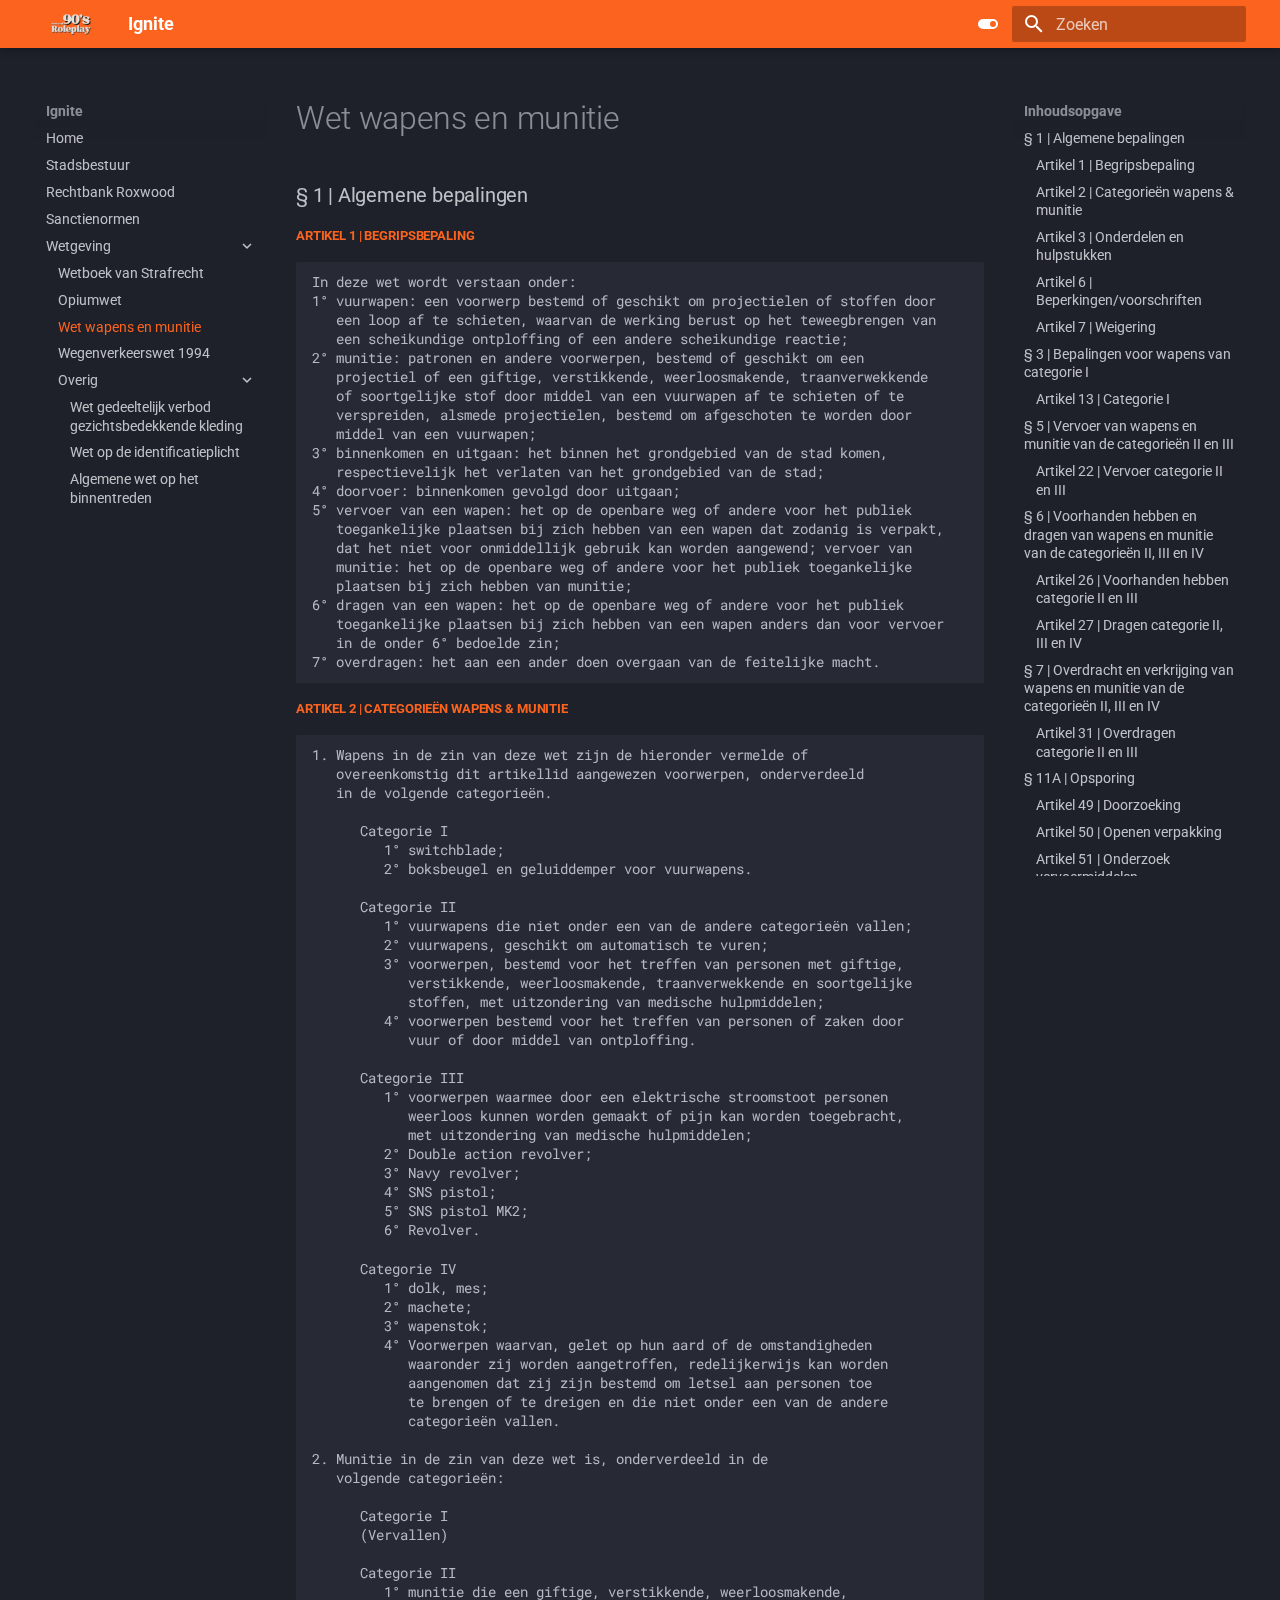
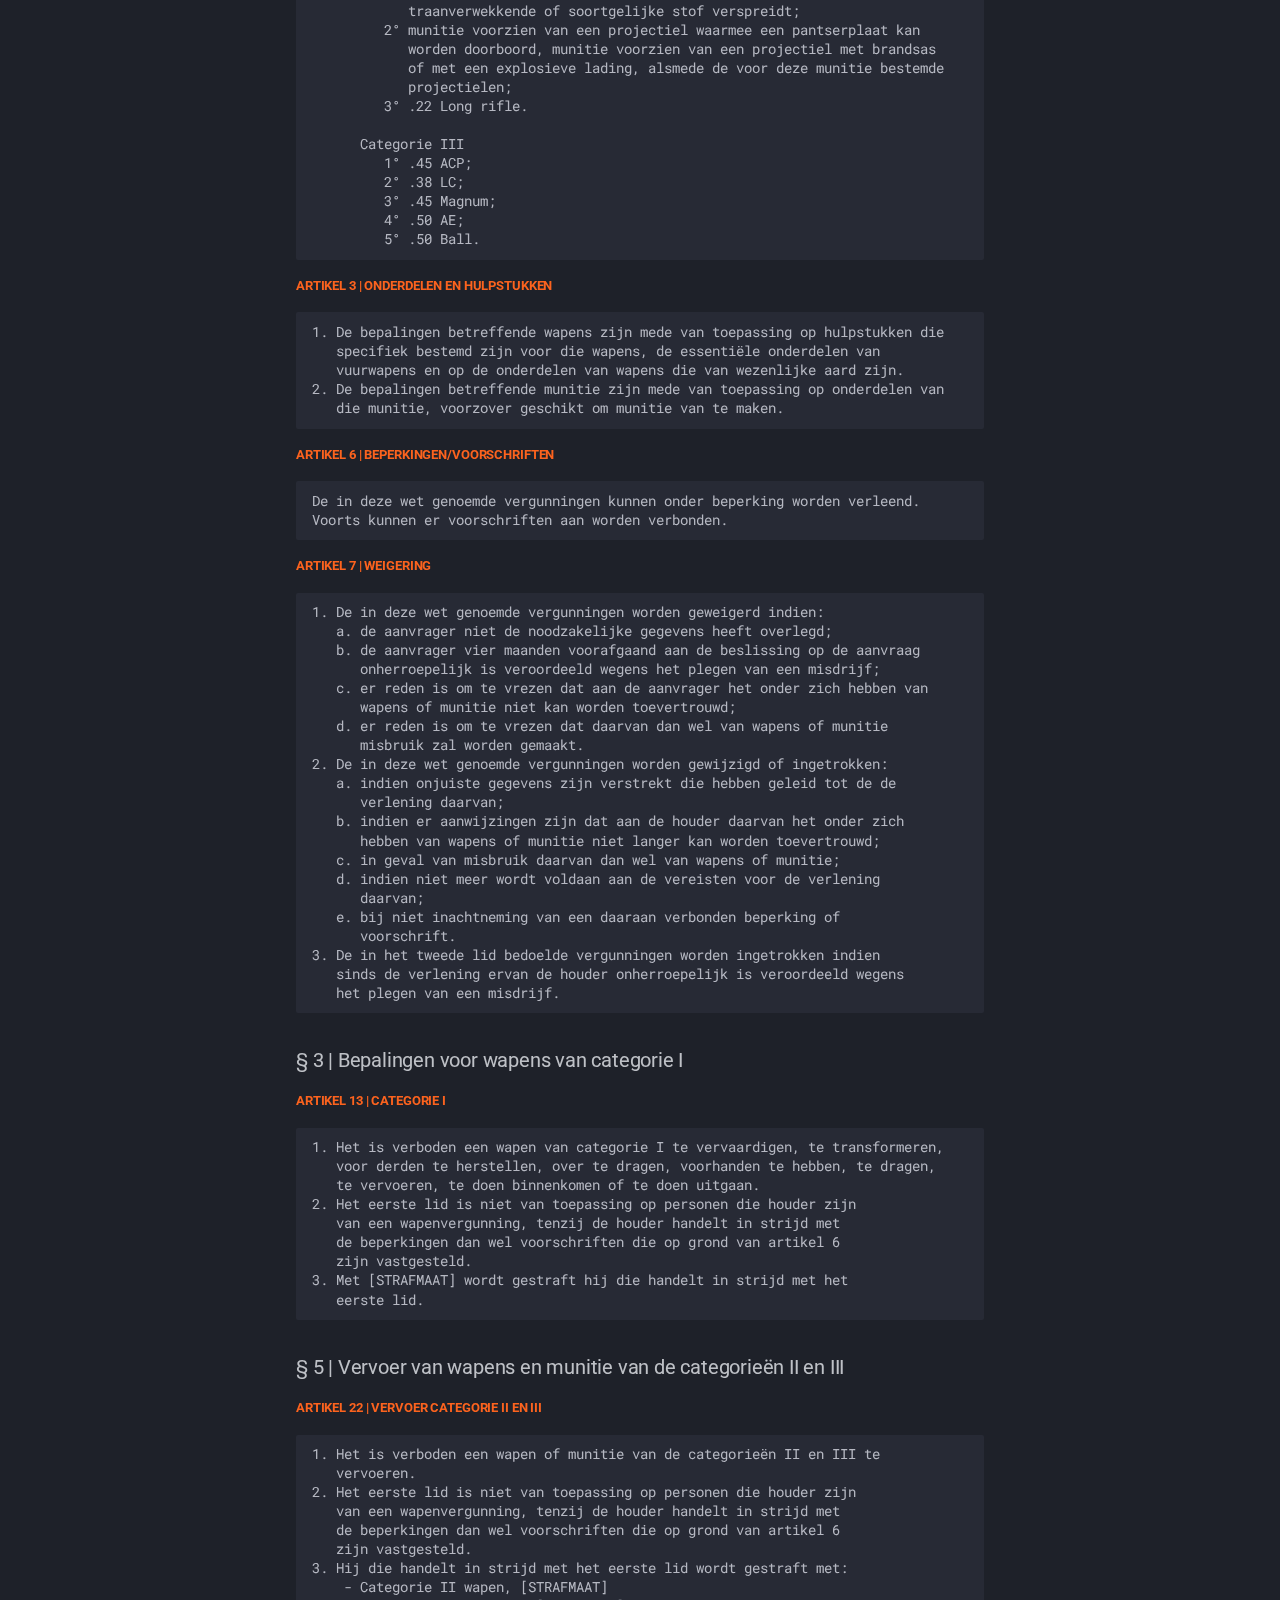
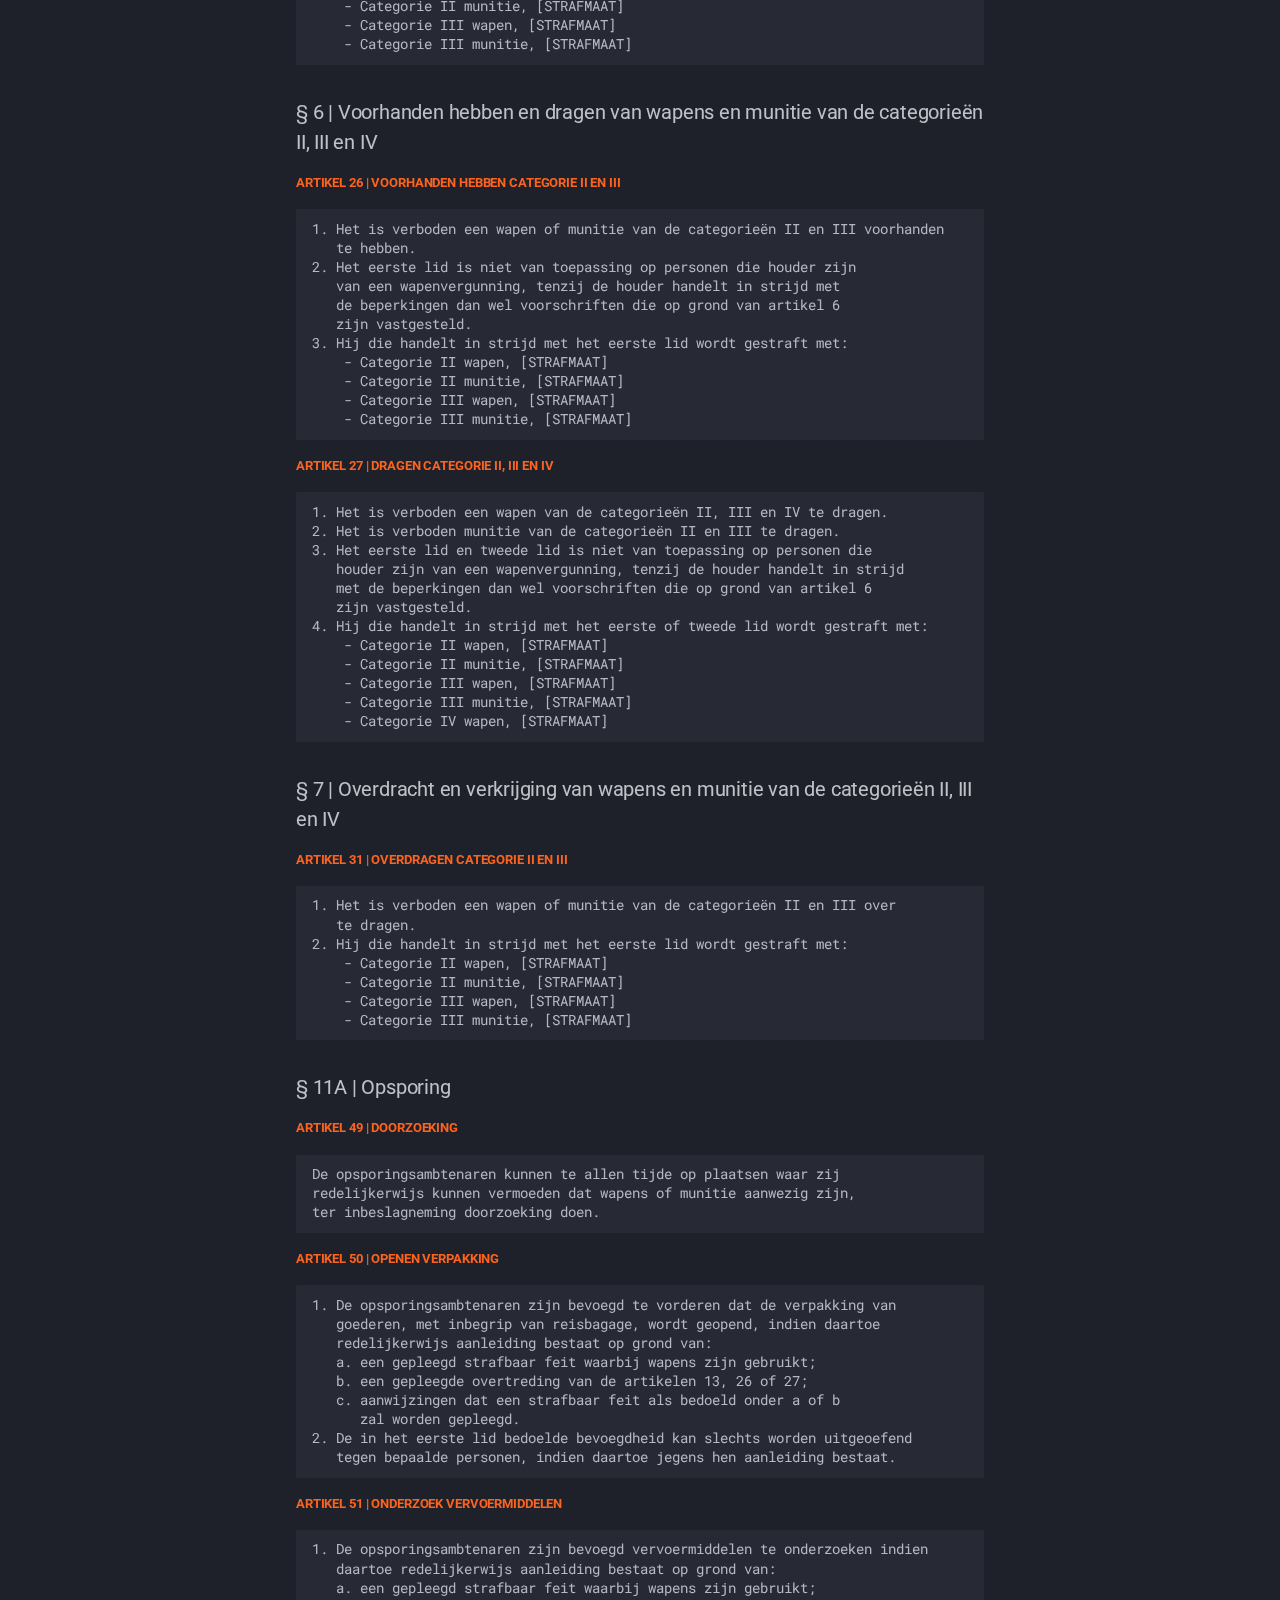
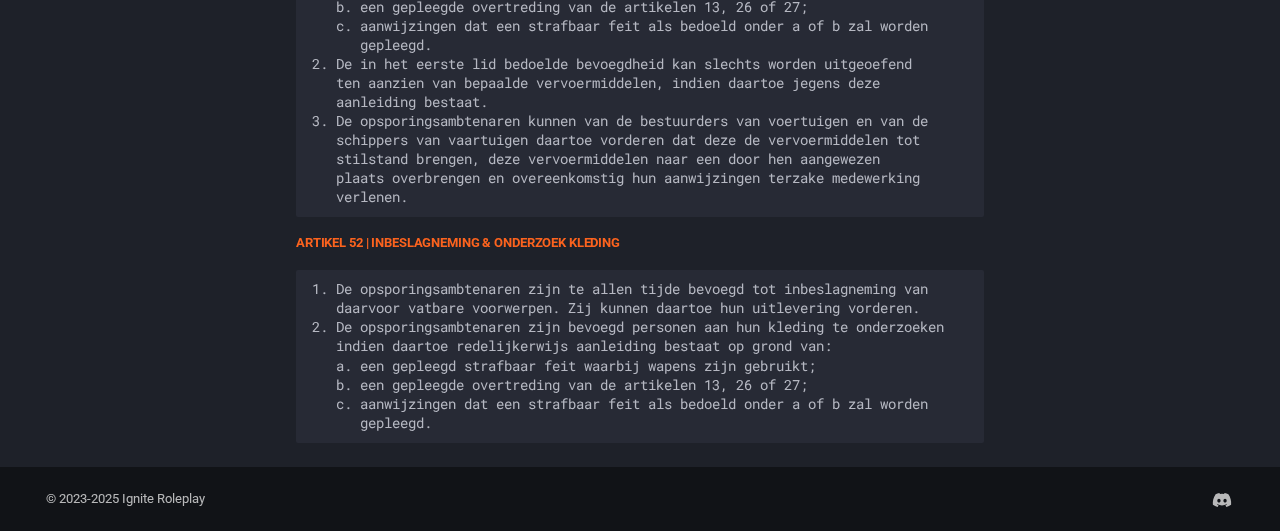
<file: wwm/index.html>
<!doctype html>
<html lang="nl" class="no-js">
  <head>
    
      <meta charset="utf-8">
      <meta name="viewport" content="width=device-width,initial-scale=1">
      
      
      
      
        <link rel="prev" href="../opw/">
      
      
        <link rel="next" href="../wvw/">
      
      
      <link rel="icon" href="../img/logo.png">
      <meta name="generator" content="mkdocs-1.6.1, mkdocs-material-9.6.9">
    
    
      
        <title>Wet wapens en munitie - Ignite</title>
      
    
    
      <link rel="stylesheet" href="../assets/stylesheets/main.4af4bdda.min.css">
      
        
        <link rel="stylesheet" href="../assets/stylesheets/palette.06af60db.min.css">
      
      
  
  
    
    
  
    
    
  
    
    
  
    
    
  
    
    
  
    
    
  
    
    
  
    
    
  
    
    
  
    
    
  
    
    
  
    
    
  
  
  <style>:root{--md-admonition-icon--note:url('data:image/svg+xml;charset=utf-8,%3Csvg%20xmlns%3D%22http%3A//www.w3.org/2000/svg%22%20viewBox%3D%220%200%2016%2016%22%3E%3Cpath%20d%3D%22M1%207.775V2.75C1%201.784%201.784%201%202.75%201h5.025c.464%200%20.91.184%201.238.513l6.25%206.25a1.75%201.75%200%200%201%200%202.474l-5.026%205.026a1.75%201.75%200%200%201-2.474%200l-6.25-6.25A1.75%201.75%200%200%201%201%207.775m1.5%200c0%20.066.026.13.073.177l6.25%206.25a.25.25%200%200%200%20.354%200l5.025-5.025a.25.25%200%200%200%200-.354l-6.25-6.25a.25.25%200%200%200-.177-.073H2.75a.25.25%200%200%200-.25.25ZM6%205a1%201%200%201%201%200%202%201%201%200%200%201%200-2%22/%3E%3C/svg%3E');--md-admonition-icon--abstract:url('data:image/svg+xml;charset=utf-8,%3Csvg%20xmlns%3D%22http%3A//www.w3.org/2000/svg%22%20viewBox%3D%220%200%2016%2016%22%3E%3Cpath%20d%3D%22M2.5%201.75v11.5c0%20.138.112.25.25.25h3.17a.75.75%200%200%201%200%201.5H2.75A1.75%201.75%200%200%201%201%2013.25V1.75C1%20.784%201.784%200%202.75%200h8.5C12.216%200%2013%20.784%2013%201.75v7.736a.75.75%200%200%201-1.5%200V1.75a.25.25%200%200%200-.25-.25h-8.5a.25.25%200%200%200-.25.25m13.274%209.537zl-4.557%204.45a.75.75%200%200%201-1.055-.008l-1.943-1.95a.75.75%200%200%201%201.062-1.058l1.419%201.425%204.026-3.932a.75.75%200%201%201%201.048%201.074M4.75%204h4.5a.75.75%200%200%201%200%201.5h-4.5a.75.75%200%200%201%200-1.5M4%207.75A.75.75%200%200%201%204.75%207h2a.75.75%200%200%201%200%201.5h-2A.75.75%200%200%201%204%207.75%22/%3E%3C/svg%3E');--md-admonition-icon--info:url('data:image/svg+xml;charset=utf-8,%3Csvg%20xmlns%3D%22http%3A//www.w3.org/2000/svg%22%20viewBox%3D%220%200%2016%2016%22%3E%3Cpath%20d%3D%22M0%208a8%208%200%201%201%2016%200A8%208%200%200%201%200%208m8-6.5a6.5%206.5%200%201%200%200%2013%206.5%206.5%200%200%200%200-13M6.5%207.75A.75.75%200%200%201%207.25%207h1a.75.75%200%200%201%20.75.75v2.75h.25a.75.75%200%200%201%200%201.5h-2a.75.75%200%200%201%200-1.5h.25v-2h-.25a.75.75%200%200%201-.75-.75M8%206a1%201%200%201%201%200-2%201%201%200%200%201%200%202%22/%3E%3C/svg%3E');--md-admonition-icon--tip:url('data:image/svg+xml;charset=utf-8,%3Csvg%20xmlns%3D%22http%3A//www.w3.org/2000/svg%22%20viewBox%3D%220%200%2016%2016%22%3E%3Cpath%20d%3D%22M3.499.75a.75.75%200%200%201%201.5%200v.996C5.9%202.903%206.793%203.65%207.662%204.376l.24.202c-.036-.694.055-1.422.426-2.163C9.1.873%2010.794-.045%2012.622.26%2014.408.558%2016%201.94%2016%204.25c0%201.278-.954%202.575-2.44%202.734l.146.508.065.22c.203.701.412%201.455.476%202.226.142%201.707-.4%203.03-1.487%203.898C11.714%2014.671%2010.27%2015%208.75%2015h-6a.75.75%200%200%201%200-1.5h1.376a4.5%204.5%200%200%201-.563-1.191%203.84%203.84%200%200%201-.05-2.063%204.65%204.65%200%200%201-2.025-.293.75.75%200%200%201%20.525-1.406c1.357.507%202.376-.006%202.698-.318l.009-.01a.747.747%200%200%201%201.06%200%20.75.75%200%200%201-.012%201.074c-.912.92-.992%201.835-.768%202.586.221.74.745%201.337%201.196%201.621H8.75c1.343%200%202.398-.296%203.074-.836.635-.507%201.036-1.31.928-2.602-.05-.603-.216-1.224-.422-1.93l-.064-.221c-.12-.407-.246-.84-.353-1.29a2.4%202.4%200%200%201-.507-.441%203.1%203.1%200%200%201-.633-1.248.75.75%200%200%201%201.455-.364c.046.185.144.436.31.627.146.168.353.305.712.305.738%200%201.25-.615%201.25-1.25%200-1.47-.95-2.315-2.123-2.51-1.172-.196-2.227.387-2.706%201.345-.46.92-.27%201.774.019%203.062l.042.19.01.05c.348.443.666.949.94%201.553a.75.75%200%201%201-1.365.62c-.553-1.217-1.32-1.94-2.3-2.768L6.7%205.527c-.814-.68-1.75-1.462-2.692-2.619a3.7%203.7%200%200%200-1.023.88c-.406.495-.663%201.036-.722%201.508.116.122.306.21.591.239.388.038.797-.06%201.032-.19a.75.75%200%200%201%20.728%201.31c-.515.287-1.23.439-1.906.373-.682-.067-1.473-.38-1.879-1.193L.75%205.677V5.5c0-.984.48-1.94%201.077-2.664.46-.559%201.05-1.055%201.673-1.353z%22/%3E%3C/svg%3E');--md-admonition-icon--success:url('data:image/svg+xml;charset=utf-8,%3Csvg%20xmlns%3D%22http%3A//www.w3.org/2000/svg%22%20viewBox%3D%220%200%2016%2016%22%3E%3Cpath%20d%3D%22M13.78%204.22a.75.75%200%200%201%200%201.06l-7.25%207.25a.75.75%200%200%201-1.06%200L2.22%209.28a.75.75%200%200%201%20.018-1.042.75.75%200%200%201%201.042-.018L6%2010.94l6.72-6.72a.75.75%200%200%201%201.06%200%22/%3E%3C/svg%3E');--md-admonition-icon--question:url('data:image/svg+xml;charset=utf-8,%3Csvg%20xmlns%3D%22http%3A//www.w3.org/2000/svg%22%20viewBox%3D%220%200%2016%2016%22%3E%3Cpath%20d%3D%22M0%208a8%208%200%201%201%2016%200A8%208%200%200%201%200%208m8-6.5a6.5%206.5%200%201%200%200%2013%206.5%206.5%200%200%200%200-13M6.92%206.085h.001a.749.749%200%201%201-1.342-.67c.169-.339.436-.701.849-.977C6.845%204.16%207.369%204%208%204a2.76%202.76%200%200%201%201.637.525c.503.377.863.965.863%201.725%200%20.448-.115.83-.329%201.15-.205.307-.47.513-.692.662-.109.072-.22.138-.313.195l-.006.004a6%206%200%200%200-.26.16%201%201%200%200%200-.276.245.75.75%200%200%201-1.248-.832c.184-.264.42-.489.692-.661q.154-.1.313-.195l.007-.004c.1-.061.182-.11.258-.161a1%201%200%200%200%20.277-.245C8.96%206.514%209%206.427%209%206.25a.61.61%200%200%200-.262-.525A1.27%201.27%200%200%200%208%205.5c-.369%200-.595.09-.74.187a1%201%200%200%200-.34.398M9%2011a1%201%200%201%201-2%200%201%201%200%200%201%202%200%22/%3E%3C/svg%3E');--md-admonition-icon--warning:url('data:image/svg+xml;charset=utf-8,%3Csvg%20xmlns%3D%22http%3A//www.w3.org/2000/svg%22%20viewBox%3D%220%200%2016%2016%22%3E%3Cpath%20d%3D%22M6.457%201.047c.659-1.234%202.427-1.234%203.086%200l6.082%2011.378A1.75%201.75%200%200%201%2014.082%2015H1.918a1.75%201.75%200%200%201-1.543-2.575Zm1.763.707a.25.25%200%200%200-.44%200L1.698%2013.132a.25.25%200%200%200%20.22.368h12.164a.25.25%200%200%200%20.22-.368Zm.53%203.996v2.5a.75.75%200%200%201-1.5%200v-2.5a.75.75%200%200%201%201.5%200M9%2011a1%201%200%201%201-2%200%201%201%200%200%201%202%200%22/%3E%3C/svg%3E');--md-admonition-icon--failure:url('data:image/svg+xml;charset=utf-8,%3Csvg%20xmlns%3D%22http%3A//www.w3.org/2000/svg%22%20viewBox%3D%220%200%2016%2016%22%3E%3Cpath%20d%3D%22M2.344%202.343za8%208%200%200%201%2011.314%2011.314A8.002%208.002%200%200%201%20.234%2010.089a8%208%200%200%201%202.11-7.746m1.06%2010.253a6.5%206.5%200%201%200%209.108-9.275%206.5%206.5%200%200%200-9.108%209.275M6.03%204.97%208%206.94l1.97-1.97a.749.749%200%200%201%201.275.326.75.75%200%200%201-.215.734L9.06%208l1.97%201.97a.749.749%200%200%201-.326%201.275.75.75%200%200%201-.734-.215L8%209.06l-1.97%201.97a.749.749%200%200%201-1.275-.326.75.75%200%200%201%20.215-.734L6.94%208%204.97%206.03a.75.75%200%200%201%20.018-1.042.75.75%200%200%201%201.042-.018%22/%3E%3C/svg%3E');--md-admonition-icon--danger:url('data:image/svg+xml;charset=utf-8,%3Csvg%20xmlns%3D%22http%3A//www.w3.org/2000/svg%22%20viewBox%3D%220%200%2016%2016%22%3E%3Cpath%20d%3D%22M9.504.43a1.516%201.516%200%200%201%202.437%201.713L10.415%205.5h2.123c1.57%200%202.346%201.909%201.22%203.004l-7.34%207.142a1.25%201.25%200%200%201-.871.354h-.302a1.25%201.25%200%200%201-1.157-1.723L5.633%2010.5H3.462c-1.57%200-2.346-1.909-1.22-3.004zm1.047%201.074L3.286%208.571A.25.25%200%200%200%203.462%209H6.75a.75.75%200%200%201%20.694%201.034l-1.713%204.188%206.982-6.793A.25.25%200%200%200%2012.538%207H9.25a.75.75%200%200%201-.683-1.06l2.008-4.418.003-.006-.004-.009-.006-.006-.008-.001q-.005%200-.009.004%22/%3E%3C/svg%3E');--md-admonition-icon--bug:url('data:image/svg+xml;charset=utf-8,%3Csvg%20xmlns%3D%22http%3A//www.w3.org/2000/svg%22%20viewBox%3D%220%200%2016%2016%22%3E%3Cpath%20d%3D%22M4.72.22a.75.75%200%200%201%201.06%200l1%20.999a3.5%203.5%200%200%201%202.441%200l.999-1a.748.748%200%200%201%201.265.332.75.75%200%200%201-.205.729l-.775.776c.616.63.995%201.493.995%202.444v.327q0%20.15-.025.292c.408.14.764.392%201.029.722l1.968-.787a.75.75%200%200%201%20.556%201.392L13%207.258V9h2.25a.75.75%200%200%201%200%201.5H13v.5q-.002.615-.141%201.186l2.17.868a.75.75%200%200%201-.557%201.392l-2.184-.873A5%205%200%200%201%208%2016a5%205%200%200%201-4.288-2.427l-2.183.873a.75.75%200%200%201-.558-1.392l2.17-.868A5%205%200%200%201%203%2011v-.5H.75a.75.75%200%200%201%200-1.5H3V7.258L.971%206.446a.75.75%200%200%201%20.558-1.392l1.967.787c.265-.33.62-.583%201.03-.722a1.7%201.7%200%200%201-.026-.292V4.5c0-.951.38-1.814.995-2.444L4.72%201.28a.75.75%200%200%201%200-1.06m.53%206.28a.75.75%200%200%200-.75.75V11a3.5%203.5%200%201%200%207%200V7.25a.75.75%200%200%200-.75-.75ZM6.173%205h3.654A.17.17%200%200%200%2010%204.827V4.5a2%202%200%201%200-4%200v.327c0%20.096.077.173.173.173%22/%3E%3C/svg%3E');--md-admonition-icon--example:url('data:image/svg+xml;charset=utf-8,%3Csvg%20xmlns%3D%22http%3A//www.w3.org/2000/svg%22%20viewBox%3D%220%200%2016%2016%22%3E%3Cpath%20d%3D%22M5%205.782V2.5h-.25a.75.75%200%200%201%200-1.5h6.5a.75.75%200%200%201%200%201.5H11v3.282l3.666%205.76C15.619%2013.04%2014.543%2015%2012.767%2015H3.233c-1.776%200-2.852-1.96-1.899-3.458Zm-2.4%206.565a.75.75%200%200%200%20.633%201.153h9.534a.75.75%200%200%200%20.633-1.153L12.225%2010.5h-8.45ZM9.5%202.5h-3V6c0%20.143-.04.283-.117.403L4.73%209h6.54L9.617%206.403A.75.75%200%200%201%209.5%206Z%22/%3E%3C/svg%3E');--md-admonition-icon--quote:url('data:image/svg+xml;charset=utf-8,%3Csvg%20xmlns%3D%22http%3A//www.w3.org/2000/svg%22%20viewBox%3D%220%200%2016%2016%22%3E%3Cpath%20d%3D%22M1.75%202.5h10.5a.75.75%200%200%201%200%201.5H1.75a.75.75%200%200%201%200-1.5m4%205h8.5a.75.75%200%200%201%200%201.5h-8.5a.75.75%200%200%201%200-1.5m0%205h8.5a.75.75%200%200%201%200%201.5h-8.5a.75.75%200%200%201%200-1.5M2.5%207.75v6a.75.75%200%200%201-1.5%200v-6a.75.75%200%200%201%201.5%200%22/%3E%3C/svg%3E');}</style>



    
    
      
    
    
      
        
        
        <link rel="preconnect" href="https://fonts.gstatic.com" crossorigin>
        <link rel="stylesheet" href="https://fonts.googleapis.com/css?family=Roboto:300,300i,400,400i,700,700i%7CRoboto+Mono:400,400i,700,700i&display=fallback">
        <style>:root{--md-text-font:"Roboto";--md-code-font:"Roboto Mono"}</style>
      
    
    
      <link rel="stylesheet" href="../stylesheets/extra.css">
    
    <script>__md_scope=new URL("..",location),__md_hash=e=>[...e].reduce(((e,_)=>(e<<5)-e+_.charCodeAt(0)),0),__md_get=(e,_=localStorage,t=__md_scope)=>JSON.parse(_.getItem(t.pathname+"."+e)),__md_set=(e,_,t=localStorage,a=__md_scope)=>{try{t.setItem(a.pathname+"."+e,JSON.stringify(_))}catch(e){}}</script>
    
      

    
    
    
  </head>
  
  
    
    
      
    
    
    
    
    <body dir="ltr" data-md-color-scheme="slate" data-md-color-primary="custom" data-md-color-accent="custom">
  
    
    <input class="md-toggle" data-md-toggle="drawer" type="checkbox" id="__drawer" autocomplete="off">
    <input class="md-toggle" data-md-toggle="search" type="checkbox" id="__search" autocomplete="off">
    <label class="md-overlay" for="__drawer"></label>
    <div data-md-component="skip">
      
        
        <a href="#wet-wapens-en-munitie" class="md-skip">
          Ga naar inhoud
        </a>
      
    </div>
    <div data-md-component="announce">
      
    </div>
    
    
      

  

<header class="md-header md-header--shadow" data-md-component="header">
  <nav class="md-header__inner md-grid" aria-label="Header">
    <a href=".." title="Ignite" class="md-header__button md-logo" aria-label="Ignite" data-md-component="logo">
      
  <img src="../img/logo.webp" alt="logo">

    </a>
    <label class="md-header__button md-icon" for="__drawer">
      
      <svg xmlns="http://www.w3.org/2000/svg" viewBox="0 0 24 24"><path d="M3 6h18v2H3zm0 5h18v2H3zm0 5h18v2H3z"/></svg>
    </label>
    <div class="md-header__title" data-md-component="header-title">
      <div class="md-header__ellipsis">
        <div class="md-header__topic">
          <span class="md-ellipsis">
            Ignite
          </span>
        </div>
        <div class="md-header__topic" data-md-component="header-topic">
          <span class="md-ellipsis">
            
              Wet wapens en munitie
            
          </span>
        </div>
      </div>
    </div>
    
      
        <form class="md-header__option" data-md-component="palette">
  
    
    
    
    <input class="md-option" data-md-color-media="" data-md-color-scheme="slate" data-md-color-primary="custom" data-md-color-accent="custom"  aria-label="Overschakelen naar light mode"  type="radio" name="__palette" id="__palette_0">
    
      <label class="md-header__button md-icon" title="Overschakelen naar light mode" for="__palette_1" hidden>
        <svg xmlns="http://www.w3.org/2000/svg" viewBox="0 0 24 24"><path d="M17 7H7a5 5 0 0 0-5 5 5 5 0 0 0 5 5h10a5 5 0 0 0 5-5 5 5 0 0 0-5-5m0 8a3 3 0 0 1-3-3 3 3 0 0 1 3-3 3 3 0 0 1 3 3 3 3 0 0 1-3 3"/></svg>
      </label>
    
  
    
    
    
    <input class="md-option" data-md-color-media="" data-md-color-scheme="default" data-md-color-primary="custom" data-md-color-accent="custom"  aria-label="Overschakelen naar dark mode"  type="radio" name="__palette" id="__palette_1">
    
      <label class="md-header__button md-icon" title="Overschakelen naar dark mode" for="__palette_0" hidden>
        <svg xmlns="http://www.w3.org/2000/svg" viewBox="0 0 24 24"><path d="M17 6H7c-3.31 0-6 2.69-6 6s2.69 6 6 6h10c3.31 0 6-2.69 6-6s-2.69-6-6-6m0 10H7c-2.21 0-4-1.79-4-4s1.79-4 4-4h10c2.21 0 4 1.79 4 4s-1.79 4-4 4M7 9c-1.66 0-3 1.34-3 3s1.34 3 3 3 3-1.34 3-3-1.34-3-3-3"/></svg>
      </label>
    
  
</form>
      
    
    
      <script>var palette=__md_get("__palette");if(palette&&palette.color){if("(prefers-color-scheme)"===palette.color.media){var media=matchMedia("(prefers-color-scheme: light)"),input=document.querySelector(media.matches?"[data-md-color-media='(prefers-color-scheme: light)']":"[data-md-color-media='(prefers-color-scheme: dark)']");palette.color.media=input.getAttribute("data-md-color-media"),palette.color.scheme=input.getAttribute("data-md-color-scheme"),palette.color.primary=input.getAttribute("data-md-color-primary"),palette.color.accent=input.getAttribute("data-md-color-accent")}for(var[key,value]of Object.entries(palette.color))document.body.setAttribute("data-md-color-"+key,value)}</script>
    
    
    
      <label class="md-header__button md-icon" for="__search">
        
        <svg xmlns="http://www.w3.org/2000/svg" viewBox="0 0 24 24"><path d="M9.5 3A6.5 6.5 0 0 1 16 9.5c0 1.61-.59 3.09-1.56 4.23l.27.27h.79l5 5-1.5 1.5-5-5v-.79l-.27-.27A6.52 6.52 0 0 1 9.5 16 6.5 6.5 0 0 1 3 9.5 6.5 6.5 0 0 1 9.5 3m0 2C7 5 5 7 5 9.5S7 14 9.5 14 14 12 14 9.5 12 5 9.5 5"/></svg>
      </label>
      <div class="md-search" data-md-component="search" role="dialog">
  <label class="md-search__overlay" for="__search"></label>
  <div class="md-search__inner" role="search">
    <form class="md-search__form" name="search">
      <input type="text" class="md-search__input" name="query" aria-label="Zoeken" placeholder="Zoeken" autocapitalize="off" autocorrect="off" autocomplete="off" spellcheck="false" data-md-component="search-query" required>
      <label class="md-search__icon md-icon" for="__search">
        
        <svg xmlns="http://www.w3.org/2000/svg" viewBox="0 0 24 24"><path d="M9.5 3A6.5 6.5 0 0 1 16 9.5c0 1.61-.59 3.09-1.56 4.23l.27.27h.79l5 5-1.5 1.5-5-5v-.79l-.27-.27A6.52 6.52 0 0 1 9.5 16 6.5 6.5 0 0 1 3 9.5 6.5 6.5 0 0 1 9.5 3m0 2C7 5 5 7 5 9.5S7 14 9.5 14 14 12 14 9.5 12 5 9.5 5"/></svg>
        
        <svg xmlns="http://www.w3.org/2000/svg" viewBox="0 0 24 24"><path d="M20 11v2H8l5.5 5.5-1.42 1.42L4.16 12l7.92-7.92L13.5 5.5 8 11z"/></svg>
      </label>
      <nav class="md-search__options" aria-label="Zoeken">
        
        <button type="reset" class="md-search__icon md-icon" title="Leegmaken" aria-label="Leegmaken" tabindex="-1">
          
          <svg xmlns="http://www.w3.org/2000/svg" viewBox="0 0 24 24"><path d="M19 6.41 17.59 5 12 10.59 6.41 5 5 6.41 10.59 12 5 17.59 6.41 19 12 13.41 17.59 19 19 17.59 13.41 12z"/></svg>
        </button>
      </nav>
      
    </form>
    <div class="md-search__output">
      <div class="md-search__scrollwrap" tabindex="0" data-md-scrollfix>
        <div class="md-search-result" data-md-component="search-result">
          <div class="md-search-result__meta">
            Zoeken initialiseren
          </div>
          <ol class="md-search-result__list" role="presentation"></ol>
        </div>
      </div>
    </div>
  </div>
</div>
    
    
  </nav>
  
</header>
    
    <div class="md-container" data-md-component="container">
      
      
        
          
        
      
      <main class="md-main" data-md-component="main">
        <div class="md-main__inner md-grid">
          
            
              
              <div class="md-sidebar md-sidebar--primary" data-md-component="sidebar" data-md-type="navigation" >
                <div class="md-sidebar__scrollwrap">
                  <div class="md-sidebar__inner">
                    



<nav class="md-nav md-nav--primary" aria-label="Navigatie" data-md-level="0">
  <label class="md-nav__title" for="__drawer">
    <a href=".." title="Ignite" class="md-nav__button md-logo" aria-label="Ignite" data-md-component="logo">
      
  <img src="../img/logo.webp" alt="logo">

    </a>
    Ignite
  </label>
  
  <ul class="md-nav__list" data-md-scrollfix>
    
      
      
  
  
  
  
    <li class="md-nav__item">
      <a href=".." class="md-nav__link">
        
  
  <span class="md-ellipsis">
    Home
    
  </span>
  

      </a>
    </li>
  

    
      
      
  
  
  
  
    <li class="md-nav__item">
      <a href="../stadsbestuur/" class="md-nav__link">
        
  
  <span class="md-ellipsis">
    Stadsbestuur
    
  </span>
  

      </a>
    </li>
  

    
      
      
  
  
  
  
    <li class="md-nav__item">
      <a href="../rechtbank/" class="md-nav__link">
        
  
  <span class="md-ellipsis">
    Rechtbank Roxwood
    
  </span>
  

      </a>
    </li>
  

    
      
      
  
  
  
  
    <li class="md-nav__item">
      <a href="../overig/sanctienormen/" class="md-nav__link">
        
  
  <span class="md-ellipsis">
    Sanctienormen
    
  </span>
  

      </a>
    </li>
  

    
      
      
  
  
    
  
  
  
    
    
      
        
      
        
      
        
      
        
      
        
      
    
    
    
    <li class="md-nav__item md-nav__item--active md-nav__item--nested">
      
        
        
        <input class="md-nav__toggle md-toggle " type="checkbox" id="__nav_5" checked>
        
          
          <label class="md-nav__link" for="__nav_5" id="__nav_5_label" tabindex="0">
            
  
  <span class="md-ellipsis">
    Wetgeving
    
  </span>
  

            <span class="md-nav__icon md-icon"></span>
          </label>
        
        <nav class="md-nav" data-md-level="1" aria-labelledby="__nav_5_label" aria-expanded="true">
          <label class="md-nav__title" for="__nav_5">
            <span class="md-nav__icon md-icon"></span>
            Wetgeving
          </label>
          <ul class="md-nav__list" data-md-scrollfix>
            
              
                
  
  
  
  
    <li class="md-nav__item">
      <a href="../sr/" class="md-nav__link">
        
  
  <span class="md-ellipsis">
    Wetboek van Strafrecht
    
  </span>
  

      </a>
    </li>
  

              
            
              
                
  
  
  
  
    <li class="md-nav__item">
      <a href="../opw/" class="md-nav__link">
        
  
  <span class="md-ellipsis">
    Opiumwet
    
  </span>
  

      </a>
    </li>
  

              
            
              
                
  
  
    
  
  
  
    <li class="md-nav__item md-nav__item--active">
      
      <input class="md-nav__toggle md-toggle" type="checkbox" id="__toc">
      
      
        
      
      
        <label class="md-nav__link md-nav__link--active" for="__toc">
          
  
  <span class="md-ellipsis">
    Wet wapens en munitie
    
  </span>
  

          <span class="md-nav__icon md-icon"></span>
        </label>
      
      <a href="./" class="md-nav__link md-nav__link--active">
        
  
  <span class="md-ellipsis">
    Wet wapens en munitie
    
  </span>
  

      </a>
      
        

<nav class="md-nav md-nav--secondary" aria-label="Inhoudsopgave">
  
  
  
    
  
  
    <label class="md-nav__title" for="__toc">
      <span class="md-nav__icon md-icon"></span>
      Inhoudsopgave
    </label>
    <ul class="md-nav__list" data-md-component="toc" data-md-scrollfix>
      
        <li class="md-nav__item">
  <a href="#1-algemene-bepalingen" class="md-nav__link">
    <span class="md-ellipsis">
      § 1 | Algemene bepalingen
    </span>
  </a>
  
    <nav class="md-nav" aria-label="§ 1 | Algemene bepalingen">
      <ul class="md-nav__list">
        
          <li class="md-nav__item">
  <a href="#artikel-1-begripsbepaling" class="md-nav__link">
    <span class="md-ellipsis">
      Artikel 1 | Begripsbepaling
    </span>
  </a>
  
</li>
        
          <li class="md-nav__item">
  <a href="#artikel-2-categorieen-wapens-munitie" class="md-nav__link">
    <span class="md-ellipsis">
      Artikel 2 | Categorieën wapens &amp; munitie
    </span>
  </a>
  
</li>
        
          <li class="md-nav__item">
  <a href="#artikel-3-onderdelen-en-hulpstukken" class="md-nav__link">
    <span class="md-ellipsis">
      Artikel 3 | Onderdelen en hulpstukken
    </span>
  </a>
  
</li>
        
          <li class="md-nav__item">
  <a href="#artikel-6-beperkingenvoorschriften" class="md-nav__link">
    <span class="md-ellipsis">
      Artikel 6 | Beperkingen/voorschriften
    </span>
  </a>
  
</li>
        
          <li class="md-nav__item">
  <a href="#artikel-7-weigering" class="md-nav__link">
    <span class="md-ellipsis">
      Artikel 7 | Weigering
    </span>
  </a>
  
</li>
        
      </ul>
    </nav>
  
</li>
      
        <li class="md-nav__item">
  <a href="#3-bepalingen-voor-wapens-van-categorie-i" class="md-nav__link">
    <span class="md-ellipsis">
      § 3 | Bepalingen voor wapens van categorie I
    </span>
  </a>
  
    <nav class="md-nav" aria-label="§ 3 | Bepalingen voor wapens van categorie I">
      <ul class="md-nav__list">
        
          <li class="md-nav__item">
  <a href="#artikel-13-categorie-i" class="md-nav__link">
    <span class="md-ellipsis">
      Artikel 13 | Categorie I
    </span>
  </a>
  
</li>
        
      </ul>
    </nav>
  
</li>
      
        <li class="md-nav__item">
  <a href="#5-vervoer-van-wapens-en-munitie-van-de-categorieen-ii-en-iii" class="md-nav__link">
    <span class="md-ellipsis">
      § 5 | Vervoer van wapens en munitie van de categorieën II en III
    </span>
  </a>
  
    <nav class="md-nav" aria-label="§ 5 | Vervoer van wapens en munitie van de categorieën II en III">
      <ul class="md-nav__list">
        
          <li class="md-nav__item">
  <a href="#artikel-22-vervoer-categorie-ii-en-iii" class="md-nav__link">
    <span class="md-ellipsis">
      Artikel 22 | Vervoer categorie II en III
    </span>
  </a>
  
</li>
        
      </ul>
    </nav>
  
</li>
      
        <li class="md-nav__item">
  <a href="#6-voorhanden-hebben-en-dragen-van-wapens-en-munitie-van-de-categorieen-ii-iii-en-iv" class="md-nav__link">
    <span class="md-ellipsis">
      § 6 | Voorhanden hebben en dragen van wapens en munitie van de categorieën II, III en IV
    </span>
  </a>
  
    <nav class="md-nav" aria-label="§ 6 | Voorhanden hebben en dragen van wapens en munitie van de categorieën II, III en IV">
      <ul class="md-nav__list">
        
          <li class="md-nav__item">
  <a href="#artikel-26-voorhanden-hebben-categorie-ii-en-iii" class="md-nav__link">
    <span class="md-ellipsis">
      Artikel 26 | Voorhanden hebben categorie II en III
    </span>
  </a>
  
</li>
        
          <li class="md-nav__item">
  <a href="#artikel-27-dragen-categorie-ii-iii-en-iv" class="md-nav__link">
    <span class="md-ellipsis">
      Artikel 27 | Dragen categorie II, III en IV
    </span>
  </a>
  
</li>
        
      </ul>
    </nav>
  
</li>
      
        <li class="md-nav__item">
  <a href="#7-overdracht-en-verkrijging-van-wapens-en-munitie-van-de-categorieen-ii-iii-en-iv" class="md-nav__link">
    <span class="md-ellipsis">
      § 7 | Overdracht en verkrijging van wapens en munitie van de categorieën II, III en IV
    </span>
  </a>
  
    <nav class="md-nav" aria-label="§ 7 | Overdracht en verkrijging van wapens en munitie van de categorieën II, III en IV">
      <ul class="md-nav__list">
        
          <li class="md-nav__item">
  <a href="#artikel-31-overdragen-categorie-ii-en-iii" class="md-nav__link">
    <span class="md-ellipsis">
      Artikel 31 | Overdragen categorie II en III
    </span>
  </a>
  
</li>
        
      </ul>
    </nav>
  
</li>
      
        <li class="md-nav__item">
  <a href="#11a-opsporing" class="md-nav__link">
    <span class="md-ellipsis">
      § 11A | Opsporing
    </span>
  </a>
  
    <nav class="md-nav" aria-label="§ 11A | Opsporing">
      <ul class="md-nav__list">
        
          <li class="md-nav__item">
  <a href="#artikel-49-doorzoeking" class="md-nav__link">
    <span class="md-ellipsis">
      Artikel 49 | Doorzoeking
    </span>
  </a>
  
</li>
        
          <li class="md-nav__item">
  <a href="#artikel-50-openen-verpakking" class="md-nav__link">
    <span class="md-ellipsis">
      Artikel 50 | Openen verpakking
    </span>
  </a>
  
</li>
        
          <li class="md-nav__item">
  <a href="#artikel-51-onderzoek-vervoermiddelen" class="md-nav__link">
    <span class="md-ellipsis">
      Artikel 51 | Onderzoek vervoermiddelen
    </span>
  </a>
  
</li>
        
          <li class="md-nav__item">
  <a href="#artikel-52-inbeslagneming-onderzoek-kleding" class="md-nav__link">
    <span class="md-ellipsis">
      Artikel 52 | Inbeslagneming &amp; Onderzoek kleding
    </span>
  </a>
  
</li>
        
      </ul>
    </nav>
  
</li>
      
    </ul>
  
</nav>
      
    </li>
  

              
            
              
                
  
  
  
  
    <li class="md-nav__item">
      <a href="../wvw/" class="md-nav__link">
        
  
  <span class="md-ellipsis">
    Wegenverkeerswet 1994
    
  </span>
  

      </a>
    </li>
  

              
            
              
                
  
  
  
  
    
    
      
        
      
        
      
        
      
    
    
    
    <li class="md-nav__item md-nav__item--nested">
      
        
        
          
        
        <input class="md-nav__toggle md-toggle md-toggle--indeterminate" type="checkbox" id="__nav_5_5" >
        
          
          <label class="md-nav__link" for="__nav_5_5" id="__nav_5_5_label" tabindex="0">
            
  
  <span class="md-ellipsis">
    Overig
    
  </span>
  

            <span class="md-nav__icon md-icon"></span>
          </label>
        
        <nav class="md-nav" data-md-level="2" aria-labelledby="__nav_5_5_label" aria-expanded="false">
          <label class="md-nav__title" for="__nav_5_5">
            <span class="md-nav__icon md-icon"></span>
            Overig
          </label>
          <ul class="md-nav__list" data-md-scrollfix>
            
              
                
  
  
  
  
    <li class="md-nav__item">
      <a href="../overig/wgvgk/" class="md-nav__link">
        
  
  <span class="md-ellipsis">
    Wet gedeeltelijk verbod gezichtsbedekkende kleding
    
  </span>
  

      </a>
    </li>
  

              
            
              
                
  
  
  
  
    <li class="md-nav__item">
      <a href="../overig/wid/" class="md-nav__link">
        
  
  <span class="md-ellipsis">
    Wet op de identificatieplicht
    
  </span>
  

      </a>
    </li>
  

              
            
              
                
  
  
  
  
    <li class="md-nav__item">
      <a href="../overig/awbi/" class="md-nav__link">
        
  
  <span class="md-ellipsis">
    Algemene wet op het binnentreden
    
  </span>
  

      </a>
    </li>
  

              
            
          </ul>
        </nav>
      
    </li>
  

              
            
          </ul>
        </nav>
      
    </li>
  

    
  </ul>
</nav>
                  </div>
                </div>
              </div>
            
            
              
              <div class="md-sidebar md-sidebar--secondary" data-md-component="sidebar" data-md-type="toc" >
                <div class="md-sidebar__scrollwrap">
                  <div class="md-sidebar__inner">
                    

<nav class="md-nav md-nav--secondary" aria-label="Inhoudsopgave">
  
  
  
    
  
  
    <label class="md-nav__title" for="__toc">
      <span class="md-nav__icon md-icon"></span>
      Inhoudsopgave
    </label>
    <ul class="md-nav__list" data-md-component="toc" data-md-scrollfix>
      
        <li class="md-nav__item">
  <a href="#1-algemene-bepalingen" class="md-nav__link">
    <span class="md-ellipsis">
      § 1 | Algemene bepalingen
    </span>
  </a>
  
    <nav class="md-nav" aria-label="§ 1 | Algemene bepalingen">
      <ul class="md-nav__list">
        
          <li class="md-nav__item">
  <a href="#artikel-1-begripsbepaling" class="md-nav__link">
    <span class="md-ellipsis">
      Artikel 1 | Begripsbepaling
    </span>
  </a>
  
</li>
        
          <li class="md-nav__item">
  <a href="#artikel-2-categorieen-wapens-munitie" class="md-nav__link">
    <span class="md-ellipsis">
      Artikel 2 | Categorieën wapens &amp; munitie
    </span>
  </a>
  
</li>
        
          <li class="md-nav__item">
  <a href="#artikel-3-onderdelen-en-hulpstukken" class="md-nav__link">
    <span class="md-ellipsis">
      Artikel 3 | Onderdelen en hulpstukken
    </span>
  </a>
  
</li>
        
          <li class="md-nav__item">
  <a href="#artikel-6-beperkingenvoorschriften" class="md-nav__link">
    <span class="md-ellipsis">
      Artikel 6 | Beperkingen/voorschriften
    </span>
  </a>
  
</li>
        
          <li class="md-nav__item">
  <a href="#artikel-7-weigering" class="md-nav__link">
    <span class="md-ellipsis">
      Artikel 7 | Weigering
    </span>
  </a>
  
</li>
        
      </ul>
    </nav>
  
</li>
      
        <li class="md-nav__item">
  <a href="#3-bepalingen-voor-wapens-van-categorie-i" class="md-nav__link">
    <span class="md-ellipsis">
      § 3 | Bepalingen voor wapens van categorie I
    </span>
  </a>
  
    <nav class="md-nav" aria-label="§ 3 | Bepalingen voor wapens van categorie I">
      <ul class="md-nav__list">
        
          <li class="md-nav__item">
  <a href="#artikel-13-categorie-i" class="md-nav__link">
    <span class="md-ellipsis">
      Artikel 13 | Categorie I
    </span>
  </a>
  
</li>
        
      </ul>
    </nav>
  
</li>
      
        <li class="md-nav__item">
  <a href="#5-vervoer-van-wapens-en-munitie-van-de-categorieen-ii-en-iii" class="md-nav__link">
    <span class="md-ellipsis">
      § 5 | Vervoer van wapens en munitie van de categorieën II en III
    </span>
  </a>
  
    <nav class="md-nav" aria-label="§ 5 | Vervoer van wapens en munitie van de categorieën II en III">
      <ul class="md-nav__list">
        
          <li class="md-nav__item">
  <a href="#artikel-22-vervoer-categorie-ii-en-iii" class="md-nav__link">
    <span class="md-ellipsis">
      Artikel 22 | Vervoer categorie II en III
    </span>
  </a>
  
</li>
        
      </ul>
    </nav>
  
</li>
      
        <li class="md-nav__item">
  <a href="#6-voorhanden-hebben-en-dragen-van-wapens-en-munitie-van-de-categorieen-ii-iii-en-iv" class="md-nav__link">
    <span class="md-ellipsis">
      § 6 | Voorhanden hebben en dragen van wapens en munitie van de categorieën II, III en IV
    </span>
  </a>
  
    <nav class="md-nav" aria-label="§ 6 | Voorhanden hebben en dragen van wapens en munitie van de categorieën II, III en IV">
      <ul class="md-nav__list">
        
          <li class="md-nav__item">
  <a href="#artikel-26-voorhanden-hebben-categorie-ii-en-iii" class="md-nav__link">
    <span class="md-ellipsis">
      Artikel 26 | Voorhanden hebben categorie II en III
    </span>
  </a>
  
</li>
        
          <li class="md-nav__item">
  <a href="#artikel-27-dragen-categorie-ii-iii-en-iv" class="md-nav__link">
    <span class="md-ellipsis">
      Artikel 27 | Dragen categorie II, III en IV
    </span>
  </a>
  
</li>
        
      </ul>
    </nav>
  
</li>
      
        <li class="md-nav__item">
  <a href="#7-overdracht-en-verkrijging-van-wapens-en-munitie-van-de-categorieen-ii-iii-en-iv" class="md-nav__link">
    <span class="md-ellipsis">
      § 7 | Overdracht en verkrijging van wapens en munitie van de categorieën II, III en IV
    </span>
  </a>
  
    <nav class="md-nav" aria-label="§ 7 | Overdracht en verkrijging van wapens en munitie van de categorieën II, III en IV">
      <ul class="md-nav__list">
        
          <li class="md-nav__item">
  <a href="#artikel-31-overdragen-categorie-ii-en-iii" class="md-nav__link">
    <span class="md-ellipsis">
      Artikel 31 | Overdragen categorie II en III
    </span>
  </a>
  
</li>
        
      </ul>
    </nav>
  
</li>
      
        <li class="md-nav__item">
  <a href="#11a-opsporing" class="md-nav__link">
    <span class="md-ellipsis">
      § 11A | Opsporing
    </span>
  </a>
  
    <nav class="md-nav" aria-label="§ 11A | Opsporing">
      <ul class="md-nav__list">
        
          <li class="md-nav__item">
  <a href="#artikel-49-doorzoeking" class="md-nav__link">
    <span class="md-ellipsis">
      Artikel 49 | Doorzoeking
    </span>
  </a>
  
</li>
        
          <li class="md-nav__item">
  <a href="#artikel-50-openen-verpakking" class="md-nav__link">
    <span class="md-ellipsis">
      Artikel 50 | Openen verpakking
    </span>
  </a>
  
</li>
        
          <li class="md-nav__item">
  <a href="#artikel-51-onderzoek-vervoermiddelen" class="md-nav__link">
    <span class="md-ellipsis">
      Artikel 51 | Onderzoek vervoermiddelen
    </span>
  </a>
  
</li>
        
          <li class="md-nav__item">
  <a href="#artikel-52-inbeslagneming-onderzoek-kleding" class="md-nav__link">
    <span class="md-ellipsis">
      Artikel 52 | Inbeslagneming &amp; Onderzoek kleding
    </span>
  </a>
  
</li>
        
      </ul>
    </nav>
  
</li>
      
    </ul>
  
</nav>
                  </div>
                </div>
              </div>
            
          
          
            <div class="md-content" data-md-component="content">
              <article class="md-content__inner md-typeset">
                
                  



<h1 id="wet-wapens-en-munitie">Wet wapens en munitie</h1>
<h3 id="1-algemene-bepalingen">§ 1 | Algemene bepalingen</h3>
<h5 id="artikel-1-begripsbepaling"><span style="color: #fc631e;">Artikel 1 | Begripsbepaling</span></h5>
<div class="highlight"><pre><span></span><code><a id="__codelineno-0-1" name="__codelineno-0-1" href="#__codelineno-0-1"></a>In deze wet wordt verstaan onder:
<a id="__codelineno-0-2" name="__codelineno-0-2" href="#__codelineno-0-2"></a>1° vuurwapen: een voorwerp bestemd of geschikt om projectielen of stoffen door 
<a id="__codelineno-0-3" name="__codelineno-0-3" href="#__codelineno-0-3"></a>   een loop af te schieten, waarvan de werking berust op het teweegbrengen van 
<a id="__codelineno-0-4" name="__codelineno-0-4" href="#__codelineno-0-4"></a>   een scheikundige ontploffing of een andere scheikundige reactie;
<a id="__codelineno-0-5" name="__codelineno-0-5" href="#__codelineno-0-5"></a>2° munitie: patronen en andere voorwerpen, bestemd of geschikt om een 
<a id="__codelineno-0-6" name="__codelineno-0-6" href="#__codelineno-0-6"></a>   projectiel of een giftige, verstikkende, weerloosmakende, traanverwekkende 
<a id="__codelineno-0-7" name="__codelineno-0-7" href="#__codelineno-0-7"></a>   of soortgelijke stof door middel van een vuurwapen af te schieten of te 
<a id="__codelineno-0-8" name="__codelineno-0-8" href="#__codelineno-0-8"></a>   verspreiden, alsmede projectielen, bestemd om afgeschoten te worden door 
<a id="__codelineno-0-9" name="__codelineno-0-9" href="#__codelineno-0-9"></a>   middel van een vuurwapen;
<a id="__codelineno-0-10" name="__codelineno-0-10" href="#__codelineno-0-10"></a>3° binnenkomen en uitgaan: het binnen het grondgebied van de stad komen, 
<a id="__codelineno-0-11" name="__codelineno-0-11" href="#__codelineno-0-11"></a>   respectievelijk het verlaten van het grondgebied van de stad;
<a id="__codelineno-0-12" name="__codelineno-0-12" href="#__codelineno-0-12"></a>4° doorvoer: binnenkomen gevolgd door uitgaan;
<a id="__codelineno-0-13" name="__codelineno-0-13" href="#__codelineno-0-13"></a>5° vervoer van een wapen: het op de openbare weg of andere voor het publiek 
<a id="__codelineno-0-14" name="__codelineno-0-14" href="#__codelineno-0-14"></a>   toegankelijke plaatsen bij zich hebben van een wapen dat zodanig is verpakt, 
<a id="__codelineno-0-15" name="__codelineno-0-15" href="#__codelineno-0-15"></a>   dat het niet voor onmiddellijk gebruik kan worden aangewend; vervoer van 
<a id="__codelineno-0-16" name="__codelineno-0-16" href="#__codelineno-0-16"></a>   munitie: het op de openbare weg of andere voor het publiek toegankelijke 
<a id="__codelineno-0-17" name="__codelineno-0-17" href="#__codelineno-0-17"></a>   plaatsen bij zich hebben van munitie;
<a id="__codelineno-0-18" name="__codelineno-0-18" href="#__codelineno-0-18"></a>6° dragen van een wapen: het op de openbare weg of andere voor het publiek 
<a id="__codelineno-0-19" name="__codelineno-0-19" href="#__codelineno-0-19"></a>   toegankelijke plaatsen bij zich hebben van een wapen anders dan voor vervoer 
<a id="__codelineno-0-20" name="__codelineno-0-20" href="#__codelineno-0-20"></a>   in de onder 6° bedoelde zin;
<a id="__codelineno-0-21" name="__codelineno-0-21" href="#__codelineno-0-21"></a>7° overdragen: het aan een ander doen overgaan van de feitelijke macht.
</code></pre></div>
<h5 id="artikel-2-categorieen-wapens-munitie"><span style="color: #fc631e;">Artikel 2 | Categorieën wapens &amp; munitie</span></h5>
<div class="highlight"><pre><span></span><code><a id="__codelineno-1-1" name="__codelineno-1-1" href="#__codelineno-1-1"></a>1. Wapens in de zin van deze wet zijn de hieronder vermelde of 
<a id="__codelineno-1-2" name="__codelineno-1-2" href="#__codelineno-1-2"></a>   overeenkomstig dit artikellid aangewezen voorwerpen, onderverdeeld 
<a id="__codelineno-1-3" name="__codelineno-1-3" href="#__codelineno-1-3"></a>   in de volgende categorieën. 
<a id="__codelineno-1-4" name="__codelineno-1-4" href="#__codelineno-1-4"></a>
<a id="__codelineno-1-5" name="__codelineno-1-5" href="#__codelineno-1-5"></a>      Categorie I
<a id="__codelineno-1-6" name="__codelineno-1-6" href="#__codelineno-1-6"></a>         1° switchblade;
<a id="__codelineno-1-7" name="__codelineno-1-7" href="#__codelineno-1-7"></a>         2° boksbeugel en geluiddemper voor vuurwapens.
<a id="__codelineno-1-8" name="__codelineno-1-8" href="#__codelineno-1-8"></a>
<a id="__codelineno-1-9" name="__codelineno-1-9" href="#__codelineno-1-9"></a>      Categorie II
<a id="__codelineno-1-10" name="__codelineno-1-10" href="#__codelineno-1-10"></a>         1° vuurwapens die niet onder een van de andere categorieën vallen;
<a id="__codelineno-1-11" name="__codelineno-1-11" href="#__codelineno-1-11"></a>         2° vuurwapens, geschikt om automatisch te vuren;
<a id="__codelineno-1-12" name="__codelineno-1-12" href="#__codelineno-1-12"></a>         3° voorwerpen, bestemd voor het treffen van personen met giftige, 
<a id="__codelineno-1-13" name="__codelineno-1-13" href="#__codelineno-1-13"></a>            verstikkende, weerloosmakende, traanverwekkende en soortgelijke 
<a id="__codelineno-1-14" name="__codelineno-1-14" href="#__codelineno-1-14"></a>            stoffen, met uitzondering van medische hulpmiddelen;
<a id="__codelineno-1-15" name="__codelineno-1-15" href="#__codelineno-1-15"></a>         4° voorwerpen bestemd voor het treffen van personen of zaken door 
<a id="__codelineno-1-16" name="__codelineno-1-16" href="#__codelineno-1-16"></a>            vuur of door middel van ontploffing.
<a id="__codelineno-1-17" name="__codelineno-1-17" href="#__codelineno-1-17"></a>
<a id="__codelineno-1-18" name="__codelineno-1-18" href="#__codelineno-1-18"></a>      Categorie III
<a id="__codelineno-1-19" name="__codelineno-1-19" href="#__codelineno-1-19"></a>         1° voorwerpen waarmee door een elektrische stroomstoot personen 
<a id="__codelineno-1-20" name="__codelineno-1-20" href="#__codelineno-1-20"></a>            weerloos kunnen worden gemaakt of pijn kan worden toegebracht, 
<a id="__codelineno-1-21" name="__codelineno-1-21" href="#__codelineno-1-21"></a>            met uitzondering van medische hulpmiddelen;
<a id="__codelineno-1-22" name="__codelineno-1-22" href="#__codelineno-1-22"></a>         2° Double action revolver;
<a id="__codelineno-1-23" name="__codelineno-1-23" href="#__codelineno-1-23"></a>         3° Navy revolver;
<a id="__codelineno-1-24" name="__codelineno-1-24" href="#__codelineno-1-24"></a>         4° SNS pistol;
<a id="__codelineno-1-25" name="__codelineno-1-25" href="#__codelineno-1-25"></a>         5° SNS pistol MK2;
<a id="__codelineno-1-26" name="__codelineno-1-26" href="#__codelineno-1-26"></a>         6° Revolver.
<a id="__codelineno-1-27" name="__codelineno-1-27" href="#__codelineno-1-27"></a>
<a id="__codelineno-1-28" name="__codelineno-1-28" href="#__codelineno-1-28"></a>      Categorie IV
<a id="__codelineno-1-29" name="__codelineno-1-29" href="#__codelineno-1-29"></a>         1° dolk, mes;
<a id="__codelineno-1-30" name="__codelineno-1-30" href="#__codelineno-1-30"></a>         2° machete;
<a id="__codelineno-1-31" name="__codelineno-1-31" href="#__codelineno-1-31"></a>         3° wapenstok;
<a id="__codelineno-1-32" name="__codelineno-1-32" href="#__codelineno-1-32"></a>         4° Voorwerpen waarvan, gelet op hun aard of de omstandigheden 
<a id="__codelineno-1-33" name="__codelineno-1-33" href="#__codelineno-1-33"></a>            waaronder zij worden aangetroffen, redelijkerwijs kan worden 
<a id="__codelineno-1-34" name="__codelineno-1-34" href="#__codelineno-1-34"></a>            aangenomen dat zij zijn bestemd om letsel aan personen toe 
<a id="__codelineno-1-35" name="__codelineno-1-35" href="#__codelineno-1-35"></a>            te brengen of te dreigen en die niet onder een van de andere 
<a id="__codelineno-1-36" name="__codelineno-1-36" href="#__codelineno-1-36"></a>            categorieën vallen.
<a id="__codelineno-1-37" name="__codelineno-1-37" href="#__codelineno-1-37"></a>
<a id="__codelineno-1-38" name="__codelineno-1-38" href="#__codelineno-1-38"></a>2. Munitie in de zin van deze wet is, onderverdeeld in de 
<a id="__codelineno-1-39" name="__codelineno-1-39" href="#__codelineno-1-39"></a>   volgende categorieën: 
<a id="__codelineno-1-40" name="__codelineno-1-40" href="#__codelineno-1-40"></a>
<a id="__codelineno-1-41" name="__codelineno-1-41" href="#__codelineno-1-41"></a>      Categorie I
<a id="__codelineno-1-42" name="__codelineno-1-42" href="#__codelineno-1-42"></a>      (Vervallen)
<a id="__codelineno-1-43" name="__codelineno-1-43" href="#__codelineno-1-43"></a>
<a id="__codelineno-1-44" name="__codelineno-1-44" href="#__codelineno-1-44"></a>      Categorie II 
<a id="__codelineno-1-45" name="__codelineno-1-45" href="#__codelineno-1-45"></a>         1° munitie die een giftige, verstikkende, weerloosmakende, 
<a id="__codelineno-1-46" name="__codelineno-1-46" href="#__codelineno-1-46"></a>            traanverwekkende of soortgelijke stof verspreidt;
<a id="__codelineno-1-47" name="__codelineno-1-47" href="#__codelineno-1-47"></a>         2° munitie voorzien van een projectiel waarmee een pantserplaat kan 
<a id="__codelineno-1-48" name="__codelineno-1-48" href="#__codelineno-1-48"></a>            worden doorboord, munitie voorzien van een projectiel met brandsas 
<a id="__codelineno-1-49" name="__codelineno-1-49" href="#__codelineno-1-49"></a>            of met een explosieve lading, alsmede de voor deze munitie bestemde 
<a id="__codelineno-1-50" name="__codelineno-1-50" href="#__codelineno-1-50"></a>            projectielen;
<a id="__codelineno-1-51" name="__codelineno-1-51" href="#__codelineno-1-51"></a>         3° .22 Long rifle. 
<a id="__codelineno-1-52" name="__codelineno-1-52" href="#__codelineno-1-52"></a>
<a id="__codelineno-1-53" name="__codelineno-1-53" href="#__codelineno-1-53"></a>      Categorie III
<a id="__codelineno-1-54" name="__codelineno-1-54" href="#__codelineno-1-54"></a>         1° .45 ACP;
<a id="__codelineno-1-55" name="__codelineno-1-55" href="#__codelineno-1-55"></a>         2° .38 LC;
<a id="__codelineno-1-56" name="__codelineno-1-56" href="#__codelineno-1-56"></a>         3° .45 Magnum;
<a id="__codelineno-1-57" name="__codelineno-1-57" href="#__codelineno-1-57"></a>         4° .50 AE;
<a id="__codelineno-1-58" name="__codelineno-1-58" href="#__codelineno-1-58"></a>         5° .50 Ball.
</code></pre></div>
<h5 id="artikel-3-onderdelen-en-hulpstukken"><span style="color: #fc631e;">Artikel 3 | Onderdelen en hulpstukken</span></h5>
<div class="highlight"><pre><span></span><code><a id="__codelineno-2-1" name="__codelineno-2-1" href="#__codelineno-2-1"></a>1. De bepalingen betreffende wapens zijn mede van toepassing op hulpstukken die 
<a id="__codelineno-2-2" name="__codelineno-2-2" href="#__codelineno-2-2"></a>   specifiek bestemd zijn voor die wapens, de essentiële onderdelen van 
<a id="__codelineno-2-3" name="__codelineno-2-3" href="#__codelineno-2-3"></a>   vuurwapens en op de onderdelen van wapens die van wezenlijke aard zijn.
<a id="__codelineno-2-4" name="__codelineno-2-4" href="#__codelineno-2-4"></a>2. De bepalingen betreffende munitie zijn mede van toepassing op onderdelen van 
<a id="__codelineno-2-5" name="__codelineno-2-5" href="#__codelineno-2-5"></a>   die munitie, voorzover geschikt om munitie van te maken.
</code></pre></div>
<h5 id="artikel-6-beperkingenvoorschriften"><span style="color: #fc631e;">Artikel 6 | Beperkingen/voorschriften</span></h5>
<div class="highlight"><pre><span></span><code><a id="__codelineno-3-1" name="__codelineno-3-1" href="#__codelineno-3-1"></a>De in deze wet genoemde vergunningen kunnen onder beperking worden verleend. 
<a id="__codelineno-3-2" name="__codelineno-3-2" href="#__codelineno-3-2"></a>Voorts kunnen er voorschriften aan worden verbonden.
</code></pre></div>
<h5 id="artikel-7-weigering"><span style="color: #fc631e;">Artikel 7 | Weigering</span></h5>
<div class="highlight"><pre><span></span><code><a id="__codelineno-4-1" name="__codelineno-4-1" href="#__codelineno-4-1"></a>1. De in deze wet genoemde vergunningen worden geweigerd indien:
<a id="__codelineno-4-2" name="__codelineno-4-2" href="#__codelineno-4-2"></a>   a. de aanvrager niet de noodzakelijke gegevens heeft overlegd;
<a id="__codelineno-4-3" name="__codelineno-4-3" href="#__codelineno-4-3"></a>   b. de aanvrager vier maanden voorafgaand aan de beslissing op de aanvraag 
<a id="__codelineno-4-4" name="__codelineno-4-4" href="#__codelineno-4-4"></a>      onherroepelijk is veroordeeld wegens het plegen van een misdrijf;
<a id="__codelineno-4-5" name="__codelineno-4-5" href="#__codelineno-4-5"></a>   c. er reden is om te vrezen dat aan de aanvrager het onder zich hebben van 
<a id="__codelineno-4-6" name="__codelineno-4-6" href="#__codelineno-4-6"></a>      wapens of munitie niet kan worden toevertrouwd;
<a id="__codelineno-4-7" name="__codelineno-4-7" href="#__codelineno-4-7"></a>   d. er reden is om te vrezen dat daarvan dan wel van wapens of munitie 
<a id="__codelineno-4-8" name="__codelineno-4-8" href="#__codelineno-4-8"></a>      misbruik zal worden gemaakt.
<a id="__codelineno-4-9" name="__codelineno-4-9" href="#__codelineno-4-9"></a>2. De in deze wet genoemde vergunningen worden gewijzigd of ingetrokken:
<a id="__codelineno-4-10" name="__codelineno-4-10" href="#__codelineno-4-10"></a>   a. indien onjuiste gegevens zijn verstrekt die hebben geleid tot de de 
<a id="__codelineno-4-11" name="__codelineno-4-11" href="#__codelineno-4-11"></a>      verlening daarvan;
<a id="__codelineno-4-12" name="__codelineno-4-12" href="#__codelineno-4-12"></a>   b. indien er aanwijzingen zijn dat aan de houder daarvan het onder zich
<a id="__codelineno-4-13" name="__codelineno-4-13" href="#__codelineno-4-13"></a>      hebben van wapens of munitie niet langer kan worden toevertrouwd;
<a id="__codelineno-4-14" name="__codelineno-4-14" href="#__codelineno-4-14"></a>   c. in geval van misbruik daarvan dan wel van wapens of munitie;
<a id="__codelineno-4-15" name="__codelineno-4-15" href="#__codelineno-4-15"></a>   d. indien niet meer wordt voldaan aan de vereisten voor de verlening
<a id="__codelineno-4-16" name="__codelineno-4-16" href="#__codelineno-4-16"></a>      daarvan;
<a id="__codelineno-4-17" name="__codelineno-4-17" href="#__codelineno-4-17"></a>   e. bij niet inachtneming van een daaraan verbonden beperking of
<a id="__codelineno-4-18" name="__codelineno-4-18" href="#__codelineno-4-18"></a>      voorschrift.
<a id="__codelineno-4-19" name="__codelineno-4-19" href="#__codelineno-4-19"></a>3. De in het tweede lid bedoelde vergunningen worden ingetrokken indien
<a id="__codelineno-4-20" name="__codelineno-4-20" href="#__codelineno-4-20"></a>   sinds de verlening ervan de houder onherroepelijk is veroordeeld wegens
<a id="__codelineno-4-21" name="__codelineno-4-21" href="#__codelineno-4-21"></a>   het plegen van een misdrijf.
</code></pre></div>
<h3 id="3-bepalingen-voor-wapens-van-categorie-i">§ 3 | Bepalingen voor wapens van categorie I</h3>
<h5 id="artikel-13-categorie-i"><span style="color: #fc631e;">Artikel 13 | Categorie I</span></h5>
<div class="highlight"><pre><span></span><code><a id="__codelineno-5-1" name="__codelineno-5-1" href="#__codelineno-5-1"></a>1. Het is verboden een wapen van categorie I te vervaardigen, te transformeren, 
<a id="__codelineno-5-2" name="__codelineno-5-2" href="#__codelineno-5-2"></a>   voor derden te herstellen, over te dragen, voorhanden te hebben, te dragen, 
<a id="__codelineno-5-3" name="__codelineno-5-3" href="#__codelineno-5-3"></a>   te vervoeren, te doen binnenkomen of te doen uitgaan.
<a id="__codelineno-5-4" name="__codelineno-5-4" href="#__codelineno-5-4"></a>2. Het eerste lid is niet van toepassing op personen die houder zijn 
<a id="__codelineno-5-5" name="__codelineno-5-5" href="#__codelineno-5-5"></a>   van een wapenvergunning, tenzij de houder handelt in strijd met
<a id="__codelineno-5-6" name="__codelineno-5-6" href="#__codelineno-5-6"></a>   de beperkingen dan wel voorschriften die op grond van artikel 6
<a id="__codelineno-5-7" name="__codelineno-5-7" href="#__codelineno-5-7"></a>   zijn vastgesteld. 
<a id="__codelineno-5-8" name="__codelineno-5-8" href="#__codelineno-5-8"></a>3. Met [STRAFMAAT] wordt gestraft hij die handelt in strijd met het 
<a id="__codelineno-5-9" name="__codelineno-5-9" href="#__codelineno-5-9"></a>   eerste lid.
</code></pre></div>
<h3 id="5-vervoer-van-wapens-en-munitie-van-de-categorieen-ii-en-iii">§ 5 | Vervoer van wapens en munitie van de categorieën II en III</h3>
<h5 id="artikel-22-vervoer-categorie-ii-en-iii"><span style="color: #fc631e;">Artikel 22 | Vervoer categorie II en III</span></h5>
<div class="highlight"><pre><span></span><code><a id="__codelineno-6-1" name="__codelineno-6-1" href="#__codelineno-6-1"></a>1. Het is verboden een wapen of munitie van de categorieën II en III te 
<a id="__codelineno-6-2" name="__codelineno-6-2" href="#__codelineno-6-2"></a>   vervoeren.
<a id="__codelineno-6-3" name="__codelineno-6-3" href="#__codelineno-6-3"></a>2. Het eerste lid is niet van toepassing op personen die houder zijn 
<a id="__codelineno-6-4" name="__codelineno-6-4" href="#__codelineno-6-4"></a>   van een wapenvergunning, tenzij de houder handelt in strijd met
<a id="__codelineno-6-5" name="__codelineno-6-5" href="#__codelineno-6-5"></a>   de beperkingen dan wel voorschriften die op grond van artikel 6
<a id="__codelineno-6-6" name="__codelineno-6-6" href="#__codelineno-6-6"></a>   zijn vastgesteld.  
<a id="__codelineno-6-7" name="__codelineno-6-7" href="#__codelineno-6-7"></a>3. Hij die handelt in strijd met het eerste lid wordt gestraft met:
<a id="__codelineno-6-8" name="__codelineno-6-8" href="#__codelineno-6-8"></a>    - Categorie II wapen, [STRAFMAAT]
<a id="__codelineno-6-9" name="__codelineno-6-9" href="#__codelineno-6-9"></a>    - Categorie II munitie, [STRAFMAAT]
<a id="__codelineno-6-10" name="__codelineno-6-10" href="#__codelineno-6-10"></a>    - Categorie III wapen, [STRAFMAAT]
<a id="__codelineno-6-11" name="__codelineno-6-11" href="#__codelineno-6-11"></a>    - Categorie III munitie, [STRAFMAAT]
</code></pre></div>
<h3 id="6-voorhanden-hebben-en-dragen-van-wapens-en-munitie-van-de-categorieen-ii-iii-en-iv">§ 6 | Voorhanden hebben en dragen van wapens en munitie van de categorieën II, III en IV</h3>
<h5 id="artikel-26-voorhanden-hebben-categorie-ii-en-iii"><span style="color: #fc631e;">Artikel 26 | Voorhanden hebben categorie II en III</span></h5>
<div class="highlight"><pre><span></span><code><a id="__codelineno-7-1" name="__codelineno-7-1" href="#__codelineno-7-1"></a>1. Het is verboden een wapen of munitie van de categorieën II en III voorhanden 
<a id="__codelineno-7-2" name="__codelineno-7-2" href="#__codelineno-7-2"></a>   te hebben.
<a id="__codelineno-7-3" name="__codelineno-7-3" href="#__codelineno-7-3"></a>2. Het eerste lid is niet van toepassing op personen die houder zijn 
<a id="__codelineno-7-4" name="__codelineno-7-4" href="#__codelineno-7-4"></a>   van een wapenvergunning, tenzij de houder handelt in strijd met
<a id="__codelineno-7-5" name="__codelineno-7-5" href="#__codelineno-7-5"></a>   de beperkingen dan wel voorschriften die op grond van artikel 6
<a id="__codelineno-7-6" name="__codelineno-7-6" href="#__codelineno-7-6"></a>   zijn vastgesteld. 
<a id="__codelineno-7-7" name="__codelineno-7-7" href="#__codelineno-7-7"></a>3. Hij die handelt in strijd met het eerste lid wordt gestraft met:
<a id="__codelineno-7-8" name="__codelineno-7-8" href="#__codelineno-7-8"></a>    - Categorie II wapen, [STRAFMAAT]
<a id="__codelineno-7-9" name="__codelineno-7-9" href="#__codelineno-7-9"></a>    - Categorie II munitie, [STRAFMAAT]
<a id="__codelineno-7-10" name="__codelineno-7-10" href="#__codelineno-7-10"></a>    - Categorie III wapen, [STRAFMAAT]
<a id="__codelineno-7-11" name="__codelineno-7-11" href="#__codelineno-7-11"></a>    - Categorie III munitie, [STRAFMAAT]
</code></pre></div>
<h5 id="artikel-27-dragen-categorie-ii-iii-en-iv"><span style="color: #fc631e;">Artikel 27 | Dragen categorie II, III en IV</span></h5>
<div class="highlight"><pre><span></span><code><a id="__codelineno-8-1" name="__codelineno-8-1" href="#__codelineno-8-1"></a>1. Het is verboden een wapen van de categorieën II, III en IV te dragen.
<a id="__codelineno-8-2" name="__codelineno-8-2" href="#__codelineno-8-2"></a>2. Het is verboden munitie van de categorieën II en III te dragen.
<a id="__codelineno-8-3" name="__codelineno-8-3" href="#__codelineno-8-3"></a>3. Het eerste lid en tweede lid is niet van toepassing op personen die 
<a id="__codelineno-8-4" name="__codelineno-8-4" href="#__codelineno-8-4"></a>   houder zijn van een wapenvergunning, tenzij de houder handelt in strijd 
<a id="__codelineno-8-5" name="__codelineno-8-5" href="#__codelineno-8-5"></a>   met de beperkingen dan wel voorschriften die op grond van artikel 6 
<a id="__codelineno-8-6" name="__codelineno-8-6" href="#__codelineno-8-6"></a>   zijn vastgesteld. 
<a id="__codelineno-8-7" name="__codelineno-8-7" href="#__codelineno-8-7"></a>4. Hij die handelt in strijd met het eerste of tweede lid wordt gestraft met:
<a id="__codelineno-8-8" name="__codelineno-8-8" href="#__codelineno-8-8"></a>    - Categorie II wapen, [STRAFMAAT]
<a id="__codelineno-8-9" name="__codelineno-8-9" href="#__codelineno-8-9"></a>    - Categorie II munitie, [STRAFMAAT]
<a id="__codelineno-8-10" name="__codelineno-8-10" href="#__codelineno-8-10"></a>    - Categorie III wapen, [STRAFMAAT]
<a id="__codelineno-8-11" name="__codelineno-8-11" href="#__codelineno-8-11"></a>    - Categorie III munitie, [STRAFMAAT]
<a id="__codelineno-8-12" name="__codelineno-8-12" href="#__codelineno-8-12"></a>    - Categorie IV wapen, [STRAFMAAT]
</code></pre></div>
<h3 id="7-overdracht-en-verkrijging-van-wapens-en-munitie-van-de-categorieen-ii-iii-en-iv">§ 7 | Overdracht en verkrijging van wapens en munitie van de categorieën II, III en IV</h3>
<h5 id="artikel-31-overdragen-categorie-ii-en-iii"><span style="color: #fc631e;">Artikel 31 | Overdragen categorie II en III</span></h5>
<div class="highlight"><pre><span></span><code><a id="__codelineno-9-1" name="__codelineno-9-1" href="#__codelineno-9-1"></a>1. Het is verboden een wapen of munitie van de categorieën II en III over 
<a id="__codelineno-9-2" name="__codelineno-9-2" href="#__codelineno-9-2"></a>   te dragen.
<a id="__codelineno-9-3" name="__codelineno-9-3" href="#__codelineno-9-3"></a>2. Hij die handelt in strijd met het eerste lid wordt gestraft met:
<a id="__codelineno-9-4" name="__codelineno-9-4" href="#__codelineno-9-4"></a>    - Categorie II wapen, [STRAFMAAT]
<a id="__codelineno-9-5" name="__codelineno-9-5" href="#__codelineno-9-5"></a>    - Categorie II munitie, [STRAFMAAT]
<a id="__codelineno-9-6" name="__codelineno-9-6" href="#__codelineno-9-6"></a>    - Categorie III wapen, [STRAFMAAT]
<a id="__codelineno-9-7" name="__codelineno-9-7" href="#__codelineno-9-7"></a>    - Categorie III munitie, [STRAFMAAT]
</code></pre></div>
<h3 id="11a-opsporing">§ 11A | Opsporing</h3>
<h5 id="artikel-49-doorzoeking"><span style="color: #fc631e;">Artikel 49 | Doorzoeking</span></h5>
<div class="highlight"><pre><span></span><code><a id="__codelineno-10-1" name="__codelineno-10-1" href="#__codelineno-10-1"></a>De opsporingsambtenaren kunnen te allen tijde op plaatsen waar zij 
<a id="__codelineno-10-2" name="__codelineno-10-2" href="#__codelineno-10-2"></a>redelijkerwijs kunnen vermoeden dat wapens of munitie aanwezig zijn, 
<a id="__codelineno-10-3" name="__codelineno-10-3" href="#__codelineno-10-3"></a>ter inbeslagneming doorzoeking doen.
</code></pre></div>
<h5 id="artikel-50-openen-verpakking"><span style="color: #fc631e;">Artikel 50 | Openen verpakking</span></h5>
<div class="highlight"><pre><span></span><code><a id="__codelineno-11-1" name="__codelineno-11-1" href="#__codelineno-11-1"></a>1. De opsporingsambtenaren zijn bevoegd te vorderen dat de verpakking van 
<a id="__codelineno-11-2" name="__codelineno-11-2" href="#__codelineno-11-2"></a>   goederen, met inbegrip van reisbagage, wordt geopend, indien daartoe 
<a id="__codelineno-11-3" name="__codelineno-11-3" href="#__codelineno-11-3"></a>   redelijkerwijs aanleiding bestaat op grond van:
<a id="__codelineno-11-4" name="__codelineno-11-4" href="#__codelineno-11-4"></a>   a. een gepleegd strafbaar feit waarbij wapens zijn gebruikt;
<a id="__codelineno-11-5" name="__codelineno-11-5" href="#__codelineno-11-5"></a>   b. een gepleegde overtreding van de artikelen 13, 26 of 27;
<a id="__codelineno-11-6" name="__codelineno-11-6" href="#__codelineno-11-6"></a>   c. aanwijzingen dat een strafbaar feit als bedoeld onder a of b 
<a id="__codelineno-11-7" name="__codelineno-11-7" href="#__codelineno-11-7"></a>      zal worden gepleegd.
<a id="__codelineno-11-8" name="__codelineno-11-8" href="#__codelineno-11-8"></a>2. De in het eerste lid bedoelde bevoegdheid kan slechts worden uitgeoefend 
<a id="__codelineno-11-9" name="__codelineno-11-9" href="#__codelineno-11-9"></a>   tegen bepaalde personen, indien daartoe jegens hen aanleiding bestaat.       
</code></pre></div>
<h5 id="artikel-51-onderzoek-vervoermiddelen"><span style="color: #fc631e;">Artikel 51 | Onderzoek vervoermiddelen</span></h5>
<div class="highlight"><pre><span></span><code><a id="__codelineno-12-1" name="__codelineno-12-1" href="#__codelineno-12-1"></a>1. De opsporingsambtenaren zijn bevoegd vervoermiddelen te onderzoeken indien 
<a id="__codelineno-12-2" name="__codelineno-12-2" href="#__codelineno-12-2"></a>   daartoe redelijkerwijs aanleiding bestaat op grond van:
<a id="__codelineno-12-3" name="__codelineno-12-3" href="#__codelineno-12-3"></a>   a. een gepleegd strafbaar feit waarbij wapens zijn gebruikt;
<a id="__codelineno-12-4" name="__codelineno-12-4" href="#__codelineno-12-4"></a>   b. een gepleegde overtreding van de artikelen 13, 26 of 27;
<a id="__codelineno-12-5" name="__codelineno-12-5" href="#__codelineno-12-5"></a>   c. aanwijzingen dat een strafbaar feit als bedoeld onder a of b zal worden 
<a id="__codelineno-12-6" name="__codelineno-12-6" href="#__codelineno-12-6"></a>      gepleegd.
<a id="__codelineno-12-7" name="__codelineno-12-7" href="#__codelineno-12-7"></a>2. De in het eerste lid bedoelde bevoegdheid kan slechts worden uitgeoefend 
<a id="__codelineno-12-8" name="__codelineno-12-8" href="#__codelineno-12-8"></a>   ten aanzien van bepaalde vervoermiddelen, indien daartoe jegens deze 
<a id="__codelineno-12-9" name="__codelineno-12-9" href="#__codelineno-12-9"></a>   aanleiding bestaat.
<a id="__codelineno-12-10" name="__codelineno-12-10" href="#__codelineno-12-10"></a>3. De opsporingsambtenaren kunnen van de bestuurders van voertuigen en van de 
<a id="__codelineno-12-11" name="__codelineno-12-11" href="#__codelineno-12-11"></a>   schippers van vaartuigen daartoe vorderen dat deze de vervoermiddelen tot 
<a id="__codelineno-12-12" name="__codelineno-12-12" href="#__codelineno-12-12"></a>   stilstand brengen, deze vervoermiddelen naar een door hen aangewezen 
<a id="__codelineno-12-13" name="__codelineno-12-13" href="#__codelineno-12-13"></a>   plaats overbrengen en overeenkomstig hun aanwijzingen terzake medewerking 
<a id="__codelineno-12-14" name="__codelineno-12-14" href="#__codelineno-12-14"></a>   verlenen.   
</code></pre></div>
<h5 id="artikel-52-inbeslagneming-onderzoek-kleding"><span style="color: #fc631e;">Artikel 52 | Inbeslagneming &amp; Onderzoek kleding</span></h5>
<div class="highlight"><pre><span></span><code><a id="__codelineno-13-1" name="__codelineno-13-1" href="#__codelineno-13-1"></a>1. De opsporingsambtenaren zijn te allen tijde bevoegd tot inbeslagneming van 
<a id="__codelineno-13-2" name="__codelineno-13-2" href="#__codelineno-13-2"></a>   daarvoor vatbare voorwerpen. Zij kunnen daartoe hun uitlevering vorderen.
<a id="__codelineno-13-3" name="__codelineno-13-3" href="#__codelineno-13-3"></a>2. De opsporingsambtenaren zijn bevoegd personen aan hun kleding te onderzoeken 
<a id="__codelineno-13-4" name="__codelineno-13-4" href="#__codelineno-13-4"></a>   indien daartoe redelijkerwijs aanleiding bestaat op grond van:
<a id="__codelineno-13-5" name="__codelineno-13-5" href="#__codelineno-13-5"></a>   a. een gepleegd strafbaar feit waarbij wapens zijn gebruikt;
<a id="__codelineno-13-6" name="__codelineno-13-6" href="#__codelineno-13-6"></a>   b. een gepleegde overtreding van de artikelen 13, 26 of 27;
<a id="__codelineno-13-7" name="__codelineno-13-7" href="#__codelineno-13-7"></a>   c. aanwijzingen dat een strafbaar feit als bedoeld onder a of b zal worden 
<a id="__codelineno-13-8" name="__codelineno-13-8" href="#__codelineno-13-8"></a>      gepleegd.
</code></pre></div>












                
              </article>
            </div>
          
          
<script>var target=document.getElementById(location.hash.slice(1));target&&target.name&&(target.checked=target.name.startsWith("__tabbed_"))</script>
        </div>
        
          <button type="button" class="md-top md-icon" data-md-component="top" hidden>
  
  <svg xmlns="http://www.w3.org/2000/svg" viewBox="0 0 24 24"><path d="M13 20h-2V8l-5.5 5.5-1.42-1.42L12 4.16l7.92 7.92-1.42 1.42L13 8z"/></svg>
  Terug naar boven
</button>
        
      </main>
      
        <footer class="md-footer">
  
  <div class="md-footer-meta md-typeset">
    <div class="md-footer-meta__inner md-grid">
      <div class="md-copyright">
  
    <div class="md-copyright__highlight">
      &copy; 2023-2025 <a href="https://www.igniteroleplay.nl/"  target="_blank" rel="noopener">Ignite Roleplay</a>

    </div>
  
  
</div>
      
        <div class="md-social">
  
    
    
    
    
      
      
    
    <a href="https://discord.gg/igniteroleplay" target="_blank" rel="noopener" title="discord.gg" class="md-social__link">
      <svg xmlns="http://www.w3.org/2000/svg" viewBox="0 0 640 512"><!--! Font Awesome Free 6.7.2 by @fontawesome - https://fontawesome.com License - https://fontawesome.com/license/free (Icons: CC BY 4.0, Fonts: SIL OFL 1.1, Code: MIT License) Copyright 2024 Fonticons, Inc.--><path d="M524.531 69.836a1.5 1.5 0 0 0-.764-.7A485 485 0 0 0 404.081 32.03a1.82 1.82 0 0 0-1.923.91 338 338 0 0 0-14.9 30.6 447.9 447.9 0 0 0-134.426 0 310 310 0 0 0-15.135-30.6 1.89 1.89 0 0 0-1.924-.91 483.7 483.7 0 0 0-119.688 37.107 1.7 1.7 0 0 0-.788.676C39.068 183.651 18.186 294.69 28.43 404.354a2.02 2.02 0 0 0 .765 1.375 487.7 487.7 0 0 0 146.825 74.189 1.9 1.9 0 0 0 2.063-.676A348 348 0 0 0 208.12 430.4a1.86 1.86 0 0 0-1.019-2.588 321 321 0 0 1-45.868-21.853 1.885 1.885 0 0 1-.185-3.126 251 251 0 0 0 9.109-7.137 1.82 1.82 0 0 1 1.9-.256c96.229 43.917 200.41 43.917 295.5 0a1.81 1.81 0 0 1 1.924.233 235 235 0 0 0 9.132 7.16 1.884 1.884 0 0 1-.162 3.126 301.4 301.4 0 0 1-45.89 21.83 1.875 1.875 0 0 0-1 2.611 391 391 0 0 0 30.014 48.815 1.86 1.86 0 0 0 2.063.7A486 486 0 0 0 610.7 405.729a1.88 1.88 0 0 0 .765-1.352c12.264-126.783-20.532-236.912-86.934-334.541M222.491 337.58c-28.972 0-52.844-26.587-52.844-59.239s23.409-59.241 52.844-59.241c29.665 0 53.306 26.82 52.843 59.239 0 32.654-23.41 59.241-52.843 59.241m195.38 0c-28.971 0-52.843-26.587-52.843-59.239s23.409-59.241 52.843-59.241c29.667 0 53.307 26.82 52.844 59.239 0 32.654-23.177 59.241-52.844 59.241"/></svg>
    </a>
  
</div>
      
    </div>
  </div>
</footer>
      
    </div>
    <div class="md-dialog" data-md-component="dialog">
      <div class="md-dialog__inner md-typeset"></div>
    </div>
    
    
    <script id="__config" type="application/json">{"base": "..", "features": ["navigation.instant", "navigation.tracking", "navigation.expand", "navigation.indexes", "navigation.top", "header.autohide", "toc.follow", "content.action.edit", "content.action.view"], "search": "../assets/javascripts/workers/search.f8cc74c7.min.js", "translations": {"clipboard.copied": "Gekopieerd naar klembord", "clipboard.copy": "Kopi\u00ebren naar klembord", "search.result.more.one": "1 extra overeenkomst op deze pagina", "search.result.more.other": "# extra overeenkomsten op deze pagina", "search.result.none": "Geen overeenkomende documenten", "search.result.one": "1 overeenkomende document", "search.result.other": "# overeenkomende documenten", "search.result.placeholder": "Typ om te beginnen met zoeken", "search.result.term.missing": "Ontbreekt", "select.version": "Selecteer versie"}}</script>
    
    
      <script src="../assets/javascripts/bundle.c8b220af.min.js"></script>
      
    
  </body>
</html>
</file>
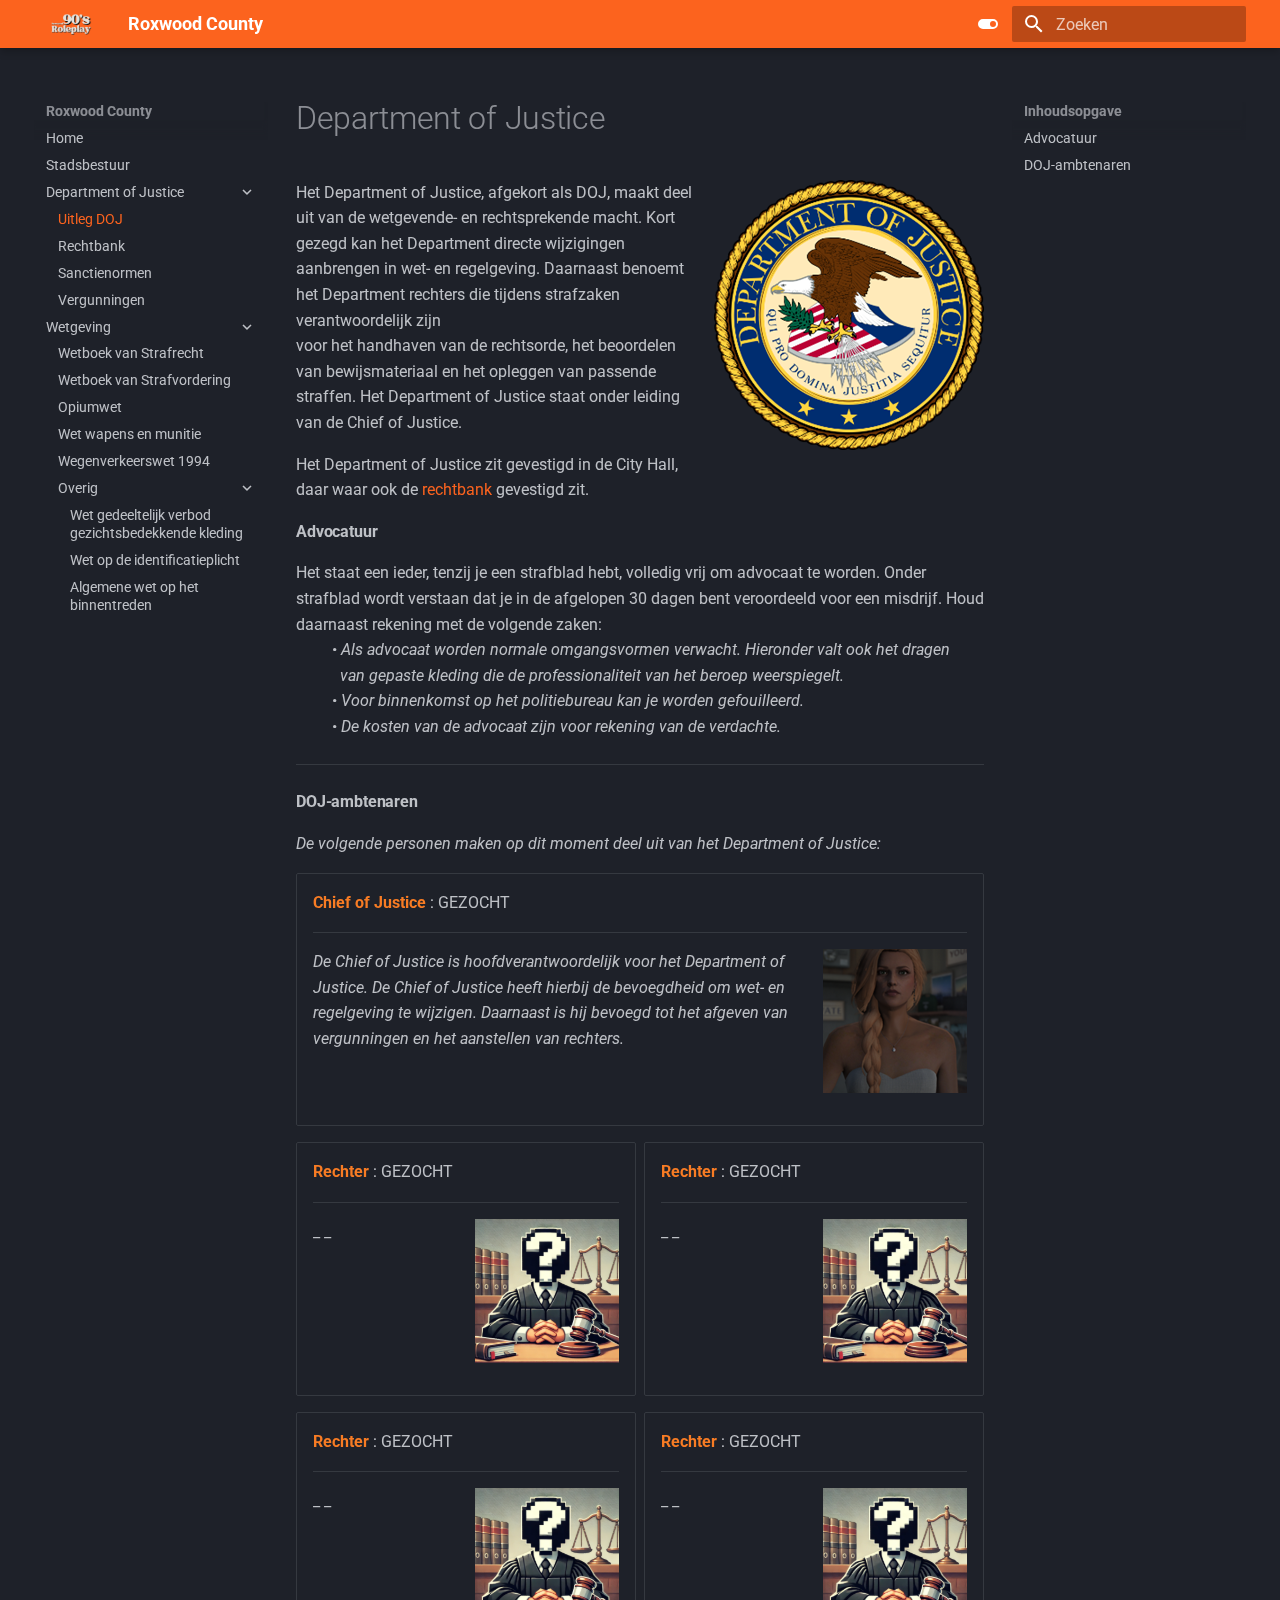
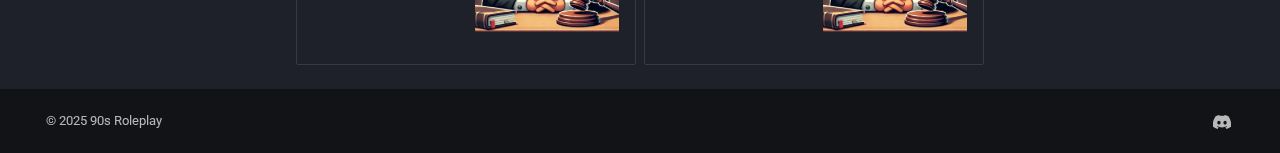
<file: Department of Justice/doj/index.html>
<!doctype html>
<html lang="nl" class="no-js">
  <head>
    
      <meta charset="utf-8">
      <meta name="viewport" content="width=device-width,initial-scale=1">
      
      
      
      
        <link rel="prev" href="../../stadsbestuur/">
      
      
        <link rel="next" href="../rechtbank/">
      
      
      <link rel="icon" href="../../img/logo.png">
      <meta name="generator" content="mkdocs-1.6.1, mkdocs-material-9.6.23">
    
    
      
        <title>Uitleg DOJ - Roxwood County</title>
      
    
    
      <link rel="stylesheet" href="../../assets/stylesheets/main.84d31ad4.min.css">
      
        
        <link rel="stylesheet" href="../../assets/stylesheets/palette.06af60db.min.css">
      
      
  
  
    
      
      
    
  
    
      
      
    
  
    
      
      
    
  
    
      
      
    
  
    
      
      
    
  
    
      
      
    
  
    
      
      
    
  
    
      
      
    
  
    
      
      
    
  
    
      
      
    
  
    
      
      
    
  
    
      
      
    
  
  
  <style>:root{--md-admonition-icon--note:url('data:image/svg+xml;charset=utf-8,%3Csvg%20xmlns%3D%22http%3A//www.w3.org/2000/svg%22%20viewBox%3D%220%200%2016%2016%22%3E%3Cpath%20d%3D%22M1%207.775V2.75C1%201.784%201.784%201%202.75%201h5.025c.464%200%20.91.184%201.238.513l6.25%206.25a1.75%201.75%200%200%201%200%202.474l-5.026%205.026a1.75%201.75%200%200%201-2.474%200l-6.25-6.25A1.75%201.75%200%200%201%201%207.775m1.5%200c0%20.066.026.13.073.177l6.25%206.25a.25.25%200%200%200%20.354%200l5.025-5.025a.25.25%200%200%200%200-.354l-6.25-6.25a.25.25%200%200%200-.177-.073H2.75a.25.25%200%200%200-.25.25ZM6%205a1%201%200%201%201%200%202%201%201%200%200%201%200-2%22/%3E%3C/svg%3E');--md-admonition-icon--abstract:url('data:image/svg+xml;charset=utf-8,%3Csvg%20xmlns%3D%22http%3A//www.w3.org/2000/svg%22%20viewBox%3D%220%200%2016%2016%22%3E%3Cpath%20d%3D%22M2.5%201.75v11.5c0%20.138.112.25.25.25h3.17a.75.75%200%200%201%200%201.5H2.75A1.75%201.75%200%200%201%201%2013.25V1.75C1%20.784%201.784%200%202.75%200h8.5C12.216%200%2013%20.784%2013%201.75v7.736a.75.75%200%200%201-1.5%200V1.75a.25.25%200%200%200-.25-.25h-8.5a.25.25%200%200%200-.25.25m13.274%209.537zl-4.557%204.45a.75.75%200%200%201-1.055-.008l-1.943-1.95a.75.75%200%200%201%201.062-1.058l1.419%201.425%204.026-3.932a.75.75%200%201%201%201.048%201.074M4.75%204h4.5a.75.75%200%200%201%200%201.5h-4.5a.75.75%200%200%201%200-1.5M4%207.75A.75.75%200%200%201%204.75%207h2a.75.75%200%200%201%200%201.5h-2A.75.75%200%200%201%204%207.75%22/%3E%3C/svg%3E');--md-admonition-icon--info:url('data:image/svg+xml;charset=utf-8,%3Csvg%20xmlns%3D%22http%3A//www.w3.org/2000/svg%22%20viewBox%3D%220%200%2016%2016%22%3E%3Cpath%20d%3D%22M0%208a8%208%200%201%201%2016%200A8%208%200%200%201%200%208m8-6.5a6.5%206.5%200%201%200%200%2013%206.5%206.5%200%200%200%200-13M6.5%207.75A.75.75%200%200%201%207.25%207h1a.75.75%200%200%201%20.75.75v2.75h.25a.75.75%200%200%201%200%201.5h-2a.75.75%200%200%201%200-1.5h.25v-2h-.25a.75.75%200%200%201-.75-.75M8%206a1%201%200%201%201%200-2%201%201%200%200%201%200%202%22/%3E%3C/svg%3E');--md-admonition-icon--tip:url('data:image/svg+xml;charset=utf-8,%3Csvg%20xmlns%3D%22http%3A//www.w3.org/2000/svg%22%20viewBox%3D%220%200%2016%2016%22%3E%3Cpath%20d%3D%22M3.499.75a.75.75%200%200%201%201.5%200v.996C5.9%202.903%206.793%203.65%207.662%204.376l.24.202c-.036-.694.055-1.422.426-2.163C9.1.873%2010.794-.045%2012.622.26%2014.408.558%2016%201.94%2016%204.25c0%201.278-.954%202.575-2.44%202.734l.146.508.065.22c.203.701.412%201.455.476%202.226.142%201.707-.4%203.03-1.487%203.898C11.714%2014.671%2010.27%2015%208.75%2015h-6a.75.75%200%200%201%200-1.5h1.376a4.5%204.5%200%200%201-.563-1.191%203.84%203.84%200%200%201-.05-2.063%204.65%204.65%200%200%201-2.025-.293.75.75%200%200%201%20.525-1.406c1.357.507%202.376-.006%202.698-.318l.009-.01a.747.747%200%200%201%201.06%200%20.75.75%200%200%201-.012%201.074c-.912.92-.992%201.835-.768%202.586.221.74.745%201.337%201.196%201.621H8.75c1.343%200%202.398-.296%203.074-.836.635-.507%201.036-1.31.928-2.602-.05-.603-.216-1.224-.422-1.93l-.064-.221c-.12-.407-.246-.84-.353-1.29a2.4%202.4%200%200%201-.507-.441%203.1%203.1%200%200%201-.633-1.248.75.75%200%200%201%201.455-.364c.046.185.144.436.31.627.146.168.353.305.712.305.738%200%201.25-.615%201.25-1.25%200-1.47-.95-2.315-2.123-2.51-1.172-.196-2.227.387-2.706%201.345-.46.92-.27%201.774.019%203.062l.042.19.01.05c.348.443.666.949.94%201.553a.75.75%200%201%201-1.365.62c-.553-1.217-1.32-1.94-2.3-2.768L6.7%205.527c-.814-.68-1.75-1.462-2.692-2.619a3.7%203.7%200%200%200-1.023.88c-.406.495-.663%201.036-.722%201.508.116.122.306.21.591.239.388.038.797-.06%201.032-.19a.75.75%200%200%201%20.728%201.31c-.515.287-1.23.439-1.906.373-.682-.067-1.473-.38-1.879-1.193L.75%205.677V5.5c0-.984.48-1.94%201.077-2.664.46-.559%201.05-1.055%201.673-1.353z%22/%3E%3C/svg%3E');--md-admonition-icon--success:url('data:image/svg+xml;charset=utf-8,%3Csvg%20xmlns%3D%22http%3A//www.w3.org/2000/svg%22%20viewBox%3D%220%200%2016%2016%22%3E%3Cpath%20d%3D%22M13.78%204.22a.75.75%200%200%201%200%201.06l-7.25%207.25a.75.75%200%200%201-1.06%200L2.22%209.28a.75.75%200%200%201%20.018-1.042.75.75%200%200%201%201.042-.018L6%2010.94l6.72-6.72a.75.75%200%200%201%201.06%200%22/%3E%3C/svg%3E');--md-admonition-icon--question:url('data:image/svg+xml;charset=utf-8,%3Csvg%20xmlns%3D%22http%3A//www.w3.org/2000/svg%22%20viewBox%3D%220%200%2016%2016%22%3E%3Cpath%20d%3D%22M0%208a8%208%200%201%201%2016%200A8%208%200%200%201%200%208m8-6.5a6.5%206.5%200%201%200%200%2013%206.5%206.5%200%200%200%200-13M6.92%206.085h.001a.749.749%200%201%201-1.342-.67c.169-.339.436-.701.849-.977C6.845%204.16%207.369%204%208%204a2.76%202.76%200%200%201%201.637.525c.503.377.863.965.863%201.725%200%20.448-.115.83-.329%201.15-.205.307-.47.513-.692.662-.109.072-.22.138-.313.195l-.006.004a6%206%200%200%200-.26.16%201%201%200%200%200-.276.245.75.75%200%200%201-1.248-.832c.184-.264.42-.489.692-.661q.154-.1.313-.195l.007-.004c.1-.061.182-.11.258-.161a1%201%200%200%200%20.277-.245C8.96%206.514%209%206.427%209%206.25a.61.61%200%200%200-.262-.525A1.27%201.27%200%200%200%208%205.5c-.369%200-.595.09-.74.187a1%201%200%200%200-.34.398M9%2011a1%201%200%201%201-2%200%201%201%200%200%201%202%200%22/%3E%3C/svg%3E');--md-admonition-icon--warning:url('data:image/svg+xml;charset=utf-8,%3Csvg%20xmlns%3D%22http%3A//www.w3.org/2000/svg%22%20viewBox%3D%220%200%2016%2016%22%3E%3Cpath%20d%3D%22M6.457%201.047c.659-1.234%202.427-1.234%203.086%200l6.082%2011.378A1.75%201.75%200%200%201%2014.082%2015H1.918a1.75%201.75%200%200%201-1.543-2.575Zm1.763.707a.25.25%200%200%200-.44%200L1.698%2013.132a.25.25%200%200%200%20.22.368h12.164a.25.25%200%200%200%20.22-.368Zm.53%203.996v2.5a.75.75%200%200%201-1.5%200v-2.5a.75.75%200%200%201%201.5%200M9%2011a1%201%200%201%201-2%200%201%201%200%200%201%202%200%22/%3E%3C/svg%3E');--md-admonition-icon--failure:url('data:image/svg+xml;charset=utf-8,%3Csvg%20xmlns%3D%22http%3A//www.w3.org/2000/svg%22%20viewBox%3D%220%200%2016%2016%22%3E%3Cpath%20d%3D%22M2.344%202.343za8%208%200%200%201%2011.314%2011.314A8.002%208.002%200%200%201%20.234%2010.089a8%208%200%200%201%202.11-7.746m1.06%2010.253a6.5%206.5%200%201%200%209.108-9.275%206.5%206.5%200%200%200-9.108%209.275M6.03%204.97%208%206.94l1.97-1.97a.749.749%200%200%201%201.275.326.75.75%200%200%201-.215.734L9.06%208l1.97%201.97a.749.749%200%200%201-.326%201.275.75.75%200%200%201-.734-.215L8%209.06l-1.97%201.97a.749.749%200%200%201-1.275-.326.75.75%200%200%201%20.215-.734L6.94%208%204.97%206.03a.75.75%200%200%201%20.018-1.042.75.75%200%200%201%201.042-.018%22/%3E%3C/svg%3E');--md-admonition-icon--danger:url('data:image/svg+xml;charset=utf-8,%3Csvg%20xmlns%3D%22http%3A//www.w3.org/2000/svg%22%20viewBox%3D%220%200%2016%2016%22%3E%3Cpath%20d%3D%22M9.504.43a1.516%201.516%200%200%201%202.437%201.713L10.415%205.5h2.123c1.57%200%202.346%201.909%201.22%203.004l-7.34%207.142a1.25%201.25%200%200%201-.871.354h-.302a1.25%201.25%200%200%201-1.157-1.723L5.633%2010.5H3.462c-1.57%200-2.346-1.909-1.22-3.004zm1.047%201.074L3.286%208.571A.25.25%200%200%200%203.462%209H6.75a.75.75%200%200%201%20.694%201.034l-1.713%204.188%206.982-6.793A.25.25%200%200%200%2012.538%207H9.25a.75.75%200%200%201-.683-1.06l2.008-4.418.003-.006-.004-.009-.006-.006-.008-.001q-.005%200-.009.004%22/%3E%3C/svg%3E');--md-admonition-icon--bug:url('data:image/svg+xml;charset=utf-8,%3Csvg%20xmlns%3D%22http%3A//www.w3.org/2000/svg%22%20viewBox%3D%220%200%2016%2016%22%3E%3Cpath%20d%3D%22M4.72.22a.75.75%200%200%201%201.06%200l1%20.999a3.5%203.5%200%200%201%202.441%200l.999-1a.748.748%200%200%201%201.265.332.75.75%200%200%201-.205.729l-.775.776c.616.63.995%201.493.995%202.444v.327q0%20.15-.025.292c.408.14.764.392%201.029.722l1.968-.787a.75.75%200%200%201%20.556%201.392L13%207.258V9h2.25a.75.75%200%200%201%200%201.5H13v.5q-.002.615-.141%201.186l2.17.868a.75.75%200%200%201-.557%201.392l-2.184-.873A5%205%200%200%201%208%2016a5%205%200%200%201-4.288-2.427l-2.183.873a.75.75%200%200%201-.558-1.392l2.17-.868A5%205%200%200%201%203%2011v-.5H.75a.75.75%200%200%201%200-1.5H3V7.258L.971%206.446a.75.75%200%200%201%20.558-1.392l1.967.787c.265-.33.62-.583%201.03-.722a1.7%201.7%200%200%201-.026-.292V4.5c0-.951.38-1.814.995-2.444L4.72%201.28a.75.75%200%200%201%200-1.06m.53%206.28a.75.75%200%200%200-.75.75V11a3.5%203.5%200%201%200%207%200V7.25a.75.75%200%200%200-.75-.75ZM6.173%205h3.654A.17.17%200%200%200%2010%204.827V4.5a2%202%200%201%200-4%200v.327c0%20.096.077.173.173.173%22/%3E%3C/svg%3E');--md-admonition-icon--example:url('data:image/svg+xml;charset=utf-8,%3Csvg%20xmlns%3D%22http%3A//www.w3.org/2000/svg%22%20viewBox%3D%220%200%2016%2016%22%3E%3Cpath%20d%3D%22M5%205.782V2.5h-.25a.75.75%200%200%201%200-1.5h6.5a.75.75%200%200%201%200%201.5H11v3.282l3.666%205.76C15.619%2013.04%2014.543%2015%2012.767%2015H3.233c-1.776%200-2.852-1.96-1.899-3.458Zm-2.4%206.565a.75.75%200%200%200%20.633%201.153h9.534a.75.75%200%200%200%20.633-1.153L12.225%2010.5h-8.45ZM9.5%202.5h-3V6c0%20.143-.04.283-.117.403L4.73%209h6.54L9.617%206.403A.75.75%200%200%201%209.5%206Z%22/%3E%3C/svg%3E');--md-admonition-icon--quote:url('data:image/svg+xml;charset=utf-8,%3Csvg%20xmlns%3D%22http%3A//www.w3.org/2000/svg%22%20viewBox%3D%220%200%2016%2016%22%3E%3Cpath%20d%3D%22M1.75%202.5h10.5a.75.75%200%200%201%200%201.5H1.75a.75.75%200%200%201%200-1.5m4%205h8.5a.75.75%200%200%201%200%201.5h-8.5a.75.75%200%200%201%200-1.5m0%205h8.5a.75.75%200%200%201%200%201.5h-8.5a.75.75%200%200%201%200-1.5M2.5%207.75v6a.75.75%200%200%201-1.5%200v-6a.75.75%200%200%201%201.5%200%22/%3E%3C/svg%3E');}</style>



    
    
      
    
    
      
        
        
        <link rel="preconnect" href="https://fonts.gstatic.com" crossorigin>
        <link rel="stylesheet" href="https://fonts.googleapis.com/css?family=Roboto:300,300i,400,400i,700,700i%7CRoboto+Mono:400,400i,700,700i&display=fallback">
        <style>:root{--md-text-font:"Roboto";--md-code-font:"Roboto Mono"}</style>
      
    
    
      <link rel="stylesheet" href="../../stylesheets/extra.css">
    
    <script>__md_scope=new URL("../..",location),__md_hash=e=>[...e].reduce(((e,_)=>(e<<5)-e+_.charCodeAt(0)),0),__md_get=(e,_=localStorage,t=__md_scope)=>JSON.parse(_.getItem(t.pathname+"."+e)),__md_set=(e,_,t=localStorage,a=__md_scope)=>{try{t.setItem(a.pathname+"."+e,JSON.stringify(_))}catch(e){}}</script>
    
      

    
    
    
  </head>
  
  
    
    
      
    
    
    
    
    <body dir="ltr" data-md-color-scheme="slate" data-md-color-primary="custom" data-md-color-accent="custom">
  
    
    <input class="md-toggle" data-md-toggle="drawer" type="checkbox" id="__drawer" autocomplete="off">
    <input class="md-toggle" data-md-toggle="search" type="checkbox" id="__search" autocomplete="off">
    <label class="md-overlay" for="__drawer"></label>
    <div data-md-component="skip">
      
        
        <a href="#department-of-justice" class="md-skip">
          Ga naar inhoud
        </a>
      
    </div>
    <div data-md-component="announce">
      
    </div>
    
    
      

  

<header class="md-header md-header--shadow" data-md-component="header">
  <nav class="md-header__inner md-grid" aria-label="Header">
    <a href="../.." title="Roxwood County" class="md-header__button md-logo" aria-label="Roxwood County" data-md-component="logo">
      
  <img src="../../img/logo.webp" alt="logo">

    </a>
    <label class="md-header__button md-icon" for="__drawer">
      
      <svg xmlns="http://www.w3.org/2000/svg" viewBox="0 0 24 24"><path d="M3 6h18v2H3zm0 5h18v2H3zm0 5h18v2H3z"/></svg>
    </label>
    <div class="md-header__title" data-md-component="header-title">
      <div class="md-header__ellipsis">
        <div class="md-header__topic">
          <span class="md-ellipsis">
            Roxwood County
          </span>
        </div>
        <div class="md-header__topic" data-md-component="header-topic">
          <span class="md-ellipsis">
            
              Uitleg DOJ
            
          </span>
        </div>
      </div>
    </div>
    
      
        <form class="md-header__option" data-md-component="palette">
  
    
    
    
    <input class="md-option" data-md-color-media="" data-md-color-scheme="slate" data-md-color-primary="custom" data-md-color-accent="custom"  aria-label="Overschakelen naar light mode"  type="radio" name="__palette" id="__palette_0">
    
      <label class="md-header__button md-icon" title="Overschakelen naar light mode" for="__palette_1" hidden>
        <svg xmlns="http://www.w3.org/2000/svg" viewBox="0 0 24 24"><path d="M17 7H7a5 5 0 0 0-5 5 5 5 0 0 0 5 5h10a5 5 0 0 0 5-5 5 5 0 0 0-5-5m0 8a3 3 0 0 1-3-3 3 3 0 0 1 3-3 3 3 0 0 1 3 3 3 3 0 0 1-3 3"/></svg>
      </label>
    
  
    
    
    
    <input class="md-option" data-md-color-media="" data-md-color-scheme="default" data-md-color-primary="custom" data-md-color-accent="custom"  aria-label="Overschakelen naar dark mode"  type="radio" name="__palette" id="__palette_1">
    
      <label class="md-header__button md-icon" title="Overschakelen naar dark mode" for="__palette_0" hidden>
        <svg xmlns="http://www.w3.org/2000/svg" viewBox="0 0 24 24"><path d="M17 6H7c-3.31 0-6 2.69-6 6s2.69 6 6 6h10c3.31 0 6-2.69 6-6s-2.69-6-6-6m0 10H7c-2.21 0-4-1.79-4-4s1.79-4 4-4h10c2.21 0 4 1.79 4 4s-1.79 4-4 4M7 9c-1.66 0-3 1.34-3 3s1.34 3 3 3 3-1.34 3-3-1.34-3-3-3"/></svg>
      </label>
    
  
</form>
      
    
    
      <script>var palette=__md_get("__palette");if(palette&&palette.color){if("(prefers-color-scheme)"===palette.color.media){var media=matchMedia("(prefers-color-scheme: light)"),input=document.querySelector(media.matches?"[data-md-color-media='(prefers-color-scheme: light)']":"[data-md-color-media='(prefers-color-scheme: dark)']");palette.color.media=input.getAttribute("data-md-color-media"),palette.color.scheme=input.getAttribute("data-md-color-scheme"),palette.color.primary=input.getAttribute("data-md-color-primary"),palette.color.accent=input.getAttribute("data-md-color-accent")}for(var[key,value]of Object.entries(palette.color))document.body.setAttribute("data-md-color-"+key,value)}</script>
    
    
    
      
      
        <label class="md-header__button md-icon" for="__search">
          
          <svg xmlns="http://www.w3.org/2000/svg" viewBox="0 0 24 24"><path d="M9.5 3A6.5 6.5 0 0 1 16 9.5c0 1.61-.59 3.09-1.56 4.23l.27.27h.79l5 5-1.5 1.5-5-5v-.79l-.27-.27A6.52 6.52 0 0 1 9.5 16 6.5 6.5 0 0 1 3 9.5 6.5 6.5 0 0 1 9.5 3m0 2C7 5 5 7 5 9.5S7 14 9.5 14 14 12 14 9.5 12 5 9.5 5"/></svg>
        </label>
        <div class="md-search" data-md-component="search" role="dialog">
  <label class="md-search__overlay" for="__search"></label>
  <div class="md-search__inner" role="search">
    <form class="md-search__form" name="search">
      <input type="text" class="md-search__input" name="query" aria-label="Zoeken" placeholder="Zoeken" autocapitalize="off" autocorrect="off" autocomplete="off" spellcheck="false" data-md-component="search-query" required>
      <label class="md-search__icon md-icon" for="__search">
        
        <svg xmlns="http://www.w3.org/2000/svg" viewBox="0 0 24 24"><path d="M9.5 3A6.5 6.5 0 0 1 16 9.5c0 1.61-.59 3.09-1.56 4.23l.27.27h.79l5 5-1.5 1.5-5-5v-.79l-.27-.27A6.52 6.52 0 0 1 9.5 16 6.5 6.5 0 0 1 3 9.5 6.5 6.5 0 0 1 9.5 3m0 2C7 5 5 7 5 9.5S7 14 9.5 14 14 12 14 9.5 12 5 9.5 5"/></svg>
        
        <svg xmlns="http://www.w3.org/2000/svg" viewBox="0 0 24 24"><path d="M20 11v2H8l5.5 5.5-1.42 1.42L4.16 12l7.92-7.92L13.5 5.5 8 11z"/></svg>
      </label>
      <nav class="md-search__options" aria-label="Zoeken">
        
        <button type="reset" class="md-search__icon md-icon" title="Leegmaken" aria-label="Leegmaken" tabindex="-1">
          
          <svg xmlns="http://www.w3.org/2000/svg" viewBox="0 0 24 24"><path d="M19 6.41 17.59 5 12 10.59 6.41 5 5 6.41 10.59 12 5 17.59 6.41 19 12 13.41 17.59 19 19 17.59 13.41 12z"/></svg>
        </button>
      </nav>
      
    </form>
    <div class="md-search__output">
      <div class="md-search__scrollwrap" tabindex="0" data-md-scrollfix>
        <div class="md-search-result" data-md-component="search-result">
          <div class="md-search-result__meta">
            Zoeken initialiseren
          </div>
          <ol class="md-search-result__list" role="presentation"></ol>
        </div>
      </div>
    </div>
  </div>
</div>
      
    
    
  </nav>
  
</header>
    
    <div class="md-container" data-md-component="container">
      
      
        
          
        
      
      <main class="md-main" data-md-component="main">
        <div class="md-main__inner md-grid">
          
            
              
              <div class="md-sidebar md-sidebar--primary" data-md-component="sidebar" data-md-type="navigation" >
                <div class="md-sidebar__scrollwrap">
                  <div class="md-sidebar__inner">
                    



<nav class="md-nav md-nav--primary" aria-label="Navigatie" data-md-level="0">
  <label class="md-nav__title" for="__drawer">
    <a href="../.." title="Roxwood County" class="md-nav__button md-logo" aria-label="Roxwood County" data-md-component="logo">
      
  <img src="../../img/logo.webp" alt="logo">

    </a>
    Roxwood County
  </label>
  
  <ul class="md-nav__list" data-md-scrollfix>
    
      
      
  
  
  
  
    <li class="md-nav__item">
      <a href="../.." class="md-nav__link">
        
  
  
  <span class="md-ellipsis">
    Home
    
  </span>
  

      </a>
    </li>
  

    
      
      
  
  
  
  
    <li class="md-nav__item">
      <a href="../../stadsbestuur/" class="md-nav__link">
        
  
  
  <span class="md-ellipsis">
    Stadsbestuur
    
  </span>
  

      </a>
    </li>
  

    
      
      
  
  
    
  
  
  
    
    
      
        
      
        
      
        
      
        
      
    
    
    
    
    <li class="md-nav__item md-nav__item--active md-nav__item--nested">
      
        
        
        <input class="md-nav__toggle md-toggle " type="checkbox" id="__nav_3" checked>
        
          
          <label class="md-nav__link" for="__nav_3" id="__nav_3_label" tabindex="0">
            
  
  
  <span class="md-ellipsis">
    Department of Justice
    
  </span>
  

            <span class="md-nav__icon md-icon"></span>
          </label>
        
        <nav class="md-nav" data-md-level="1" aria-labelledby="__nav_3_label" aria-expanded="true">
          <label class="md-nav__title" for="__nav_3">
            <span class="md-nav__icon md-icon"></span>
            Department of Justice
          </label>
          <ul class="md-nav__list" data-md-scrollfix>
            
              
                
  
  
    
  
  
  
    <li class="md-nav__item md-nav__item--active">
      
      <input class="md-nav__toggle md-toggle" type="checkbox" id="__toc">
      
      
        
      
      
        <label class="md-nav__link md-nav__link--active" for="__toc">
          
  
  
  <span class="md-ellipsis">
    Uitleg DOJ
    
  </span>
  

          <span class="md-nav__icon md-icon"></span>
        </label>
      
      <a href="./" class="md-nav__link md-nav__link--active">
        
  
  
  <span class="md-ellipsis">
    Uitleg DOJ
    
  </span>
  

      </a>
      
        

<nav class="md-nav md-nav--secondary" aria-label="Inhoudsopgave">
  
  
  
    
  
  
    <label class="md-nav__title" for="__toc">
      <span class="md-nav__icon md-icon"></span>
      Inhoudsopgave
    </label>
    <ul class="md-nav__list" data-md-component="toc" data-md-scrollfix>
      
        <li class="md-nav__item">
  <a href="#advocatuur" class="md-nav__link">
    <span class="md-ellipsis">
      Advocatuur
    </span>
  </a>
  
</li>
      
        <li class="md-nav__item">
  <a href="#doj-ambtenaren" class="md-nav__link">
    <span class="md-ellipsis">
      DOJ-ambtenaren
    </span>
  </a>
  
</li>
      
    </ul>
  
</nav>
      
    </li>
  

              
            
              
                
  
  
  
  
    <li class="md-nav__item">
      <a href="../rechtbank/" class="md-nav__link">
        
  
  
  <span class="md-ellipsis">
    Rechtbank
    
  </span>
  

      </a>
    </li>
  

              
            
              
                
  
  
  
  
    <li class="md-nav__item">
      <a href="../sanctienormen/" class="md-nav__link">
        
  
  
  <span class="md-ellipsis">
    Sanctienormen
    
  </span>
  

      </a>
    </li>
  

              
            
              
                
  
  
  
  
    <li class="md-nav__item">
      <a href="../vergunningen/" class="md-nav__link">
        
  
  
  <span class="md-ellipsis">
    Vergunningen
    
  </span>
  

      </a>
    </li>
  

              
            
          </ul>
        </nav>
      
    </li>
  

    
      
      
  
  
  
  
    
    
      
        
      
        
      
        
      
        
      
        
      
        
      
    
    
    
    
    <li class="md-nav__item md-nav__item--nested">
      
        
        
          
        
        <input class="md-nav__toggle md-toggle md-toggle--indeterminate" type="checkbox" id="__nav_4" >
        
          
          <label class="md-nav__link" for="__nav_4" id="__nav_4_label" tabindex="0">
            
  
  
  <span class="md-ellipsis">
    Wetgeving
    
  </span>
  

            <span class="md-nav__icon md-icon"></span>
          </label>
        
        <nav class="md-nav" data-md-level="1" aria-labelledby="__nav_4_label" aria-expanded="false">
          <label class="md-nav__title" for="__nav_4">
            <span class="md-nav__icon md-icon"></span>
            Wetgeving
          </label>
          <ul class="md-nav__list" data-md-scrollfix>
            
              
                
  
  
  
  
    <li class="md-nav__item">
      <a href="../../Wetgeving/sr/" class="md-nav__link">
        
  
  
  <span class="md-ellipsis">
    Wetboek van Strafrecht
    
  </span>
  

      </a>
    </li>
  

              
            
              
                
  
  
  
  
    <li class="md-nav__item">
      <a href="../../Wetgeving/sv/" class="md-nav__link">
        
  
  
  <span class="md-ellipsis">
    Wetboek van Strafvordering
    
  </span>
  

      </a>
    </li>
  

              
            
              
                
  
  
  
  
    <li class="md-nav__item">
      <a href="../../Wetgeving/opw/" class="md-nav__link">
        
  
  
  <span class="md-ellipsis">
    Opiumwet
    
  </span>
  

      </a>
    </li>
  

              
            
              
                
  
  
  
  
    <li class="md-nav__item">
      <a href="../../Wetgeving/wwm/" class="md-nav__link">
        
  
  
  <span class="md-ellipsis">
    Wet wapens en munitie
    
  </span>
  

      </a>
    </li>
  

              
            
              
                
  
  
  
  
    <li class="md-nav__item">
      <a href="../../Wetgeving/wvw/" class="md-nav__link">
        
  
  
  <span class="md-ellipsis">
    Wegenverkeerswet 1994
    
  </span>
  

      </a>
    </li>
  

              
            
              
                
  
  
  
  
    
    
      
        
      
        
      
        
      
    
    
    
    
    <li class="md-nav__item md-nav__item--nested">
      
        
        
          
        
        <input class="md-nav__toggle md-toggle md-toggle--indeterminate" type="checkbox" id="__nav_4_6" >
        
          
          <label class="md-nav__link" for="__nav_4_6" id="__nav_4_6_label" tabindex="0">
            
  
  
  <span class="md-ellipsis">
    Overig
    
  </span>
  

            <span class="md-nav__icon md-icon"></span>
          </label>
        
        <nav class="md-nav" data-md-level="2" aria-labelledby="__nav_4_6_label" aria-expanded="false">
          <label class="md-nav__title" for="__nav_4_6">
            <span class="md-nav__icon md-icon"></span>
            Overig
          </label>
          <ul class="md-nav__list" data-md-scrollfix>
            
              
                
  
  
  
  
    <li class="md-nav__item">
      <a href="../../Wetgeving/Overig/wgvgk/" class="md-nav__link">
        
  
  
  <span class="md-ellipsis">
    Wet gedeeltelijk verbod gezichtsbedekkende kleding
    
  </span>
  

      </a>
    </li>
  

              
            
              
                
  
  
  
  
    <li class="md-nav__item">
      <a href="../../Wetgeving/Overig/wid/" class="md-nav__link">
        
  
  
  <span class="md-ellipsis">
    Wet op de identificatieplicht
    
  </span>
  

      </a>
    </li>
  

              
            
              
                
  
  
  
  
    <li class="md-nav__item">
      <a href="../../Wetgeving/Overig/awbi/" class="md-nav__link">
        
  
  
  <span class="md-ellipsis">
    Algemene wet op het binnentreden
    
  </span>
  

      </a>
    </li>
  

              
            
          </ul>
        </nav>
      
    </li>
  

              
            
          </ul>
        </nav>
      
    </li>
  

    
  </ul>
</nav>
                  </div>
                </div>
              </div>
            
            
              
              <div class="md-sidebar md-sidebar--secondary" data-md-component="sidebar" data-md-type="toc" >
                <div class="md-sidebar__scrollwrap">
                  <div class="md-sidebar__inner">
                    

<nav class="md-nav md-nav--secondary" aria-label="Inhoudsopgave">
  
  
  
    
  
  
    <label class="md-nav__title" for="__toc">
      <span class="md-nav__icon md-icon"></span>
      Inhoudsopgave
    </label>
    <ul class="md-nav__list" data-md-component="toc" data-md-scrollfix>
      
        <li class="md-nav__item">
  <a href="#advocatuur" class="md-nav__link">
    <span class="md-ellipsis">
      Advocatuur
    </span>
  </a>
  
</li>
      
        <li class="md-nav__item">
  <a href="#doj-ambtenaren" class="md-nav__link">
    <span class="md-ellipsis">
      DOJ-ambtenaren
    </span>
  </a>
  
</li>
      
    </ul>
  
</nav>
                  </div>
                </div>
              </div>
            
          
          
            <div class="md-content" data-md-component="content">
              <article class="md-content__inner md-typeset">
                
                  



<h1 id="department-of-justice">Department of Justice</h1>
<p><img align="right" alt="Image title" src="../../img/doj.webp" /></p>
<p>Het Department of Justice, afgekort als DOJ, maakt deel uit van de wetgevende- en rechtsprekende macht. Kort 
gezegd kan het Department directe wijzigingen aanbrengen in wet- en regelgeving. Daarnaast benoemt het Department 
rechters die tijdens strafzaken verantwoordelijk zijn <br />
voor het handhaven van de rechtsorde, het beoordelen van bewijsmateriaal en het opleggen van passende straffen. 
Het Department of Justice staat onder leiding van de Chief of Justice. </p>
<p>Het Department of Justice zit gevestigd in de City Hall, daar waar ook de <a href="/Department%20of%20Justice/rechtbank">rechtbank</a> gevestigd zit.   </p>
<h4 id="advocatuur">Advocatuur</h4>
<p>Het staat een ieder, tenzij je een strafblad hebt, volledig vrij om advocaat te worden. Onder strafblad wordt verstaan dat je in de afgelopen 30 dagen bent veroordeeld voor een misdrijf. Houd daarnaast rekening met de volgende zaken:<br />
&ensp; &nbsp; &nbsp; &nbsp; • <em>Als advocaat worden normale omgangsvormen verwacht. Hieronder valt ook het dragen</em> <br />
&ensp; &nbsp; &nbsp; &nbsp; &nbsp; <em>van gepaste kleding die de professionaliteit van het beroep weerspiegelt.</em><br />
&ensp; &nbsp; &nbsp; &nbsp; • <em>Voor binnenkomst op het politiebureau kan je worden gefouilleerd.</em>        <br />
&ensp; &nbsp; &nbsp; &nbsp; • <em>De kosten van de advocaat zijn voor rekening van de verdachte.</em>    </p>
<hr />
<h4 id="doj-ambtenaren">DOJ-ambtenaren</h4>
<p><em>De volgende personen maken op dit moment deel uit van het Department of Justice:</em></p>
<div class="grid cards">
<ul>
<li>
<p><span style="color: #f87c24;"><strong>Chief of Justice</strong></span> : GEZOCHT</p>
<hr />
<p><img align="right" alt="Image title" src="../../img/mayor.webp" /></p>
<p><em>De Chief of Justice is hoofdverantwoordelijk voor het Department of Justice. De Chief of Justice heeft hierbij de bevoegdheid om wet- en regelgeving te wijzigen. Daarnaast is hij bevoegd tot het afgeven van vergunningen en het aanstellen van rechters.</em> </p>
</li>
</ul>
</div>
<div class="grid cards">
<ul>
<li>
<p><span style="color: #f87c24;"><strong>Rechter</strong></span> : GEZOCHT</p>
<hr />
<p><img align="right" alt="Image title" src="../../img/rechter.webp" /></p>
<p>_ _</p>
</li>
<li>
<p><span style="color: #f87c24;"><strong>Rechter</strong></span> : GEZOCHT</p>
<hr />
<p><img align="right" alt="Image title" src="../../img/rechter.webp" /></p>
<p>_ _</p>
</li>
</ul>
</div>
<div class="grid cards">
<ul>
<li>
<p><span style="color: #f87c24;"><strong>Rechter</strong></span> : GEZOCHT</p>
<hr />
<p><img align="right" alt="Image title" src="../../img/rechter.webp" /></p>
<p>_ _</p>
</li>
<li>
<p><span style="color: #f87c24;"><strong>Rechter</strong></span> : GEZOCHT</p>
<hr />
<p><img align="right" alt="Image title" src="../../img/rechter.webp" /></p>
<p>_ _</p>
</li>
</ul>
</div>












                
              </article>
            </div>
          
          
<script>var target=document.getElementById(location.hash.slice(1));target&&target.name&&(target.checked=target.name.startsWith("__tabbed_"))</script>
        </div>
        
          <button type="button" class="md-top md-icon" data-md-component="top" hidden>
  
  <svg xmlns="http://www.w3.org/2000/svg" viewBox="0 0 24 24"><path d="M13 20h-2V8l-5.5 5.5-1.42-1.42L12 4.16l7.92 7.92-1.42 1.42L13 8z"/></svg>
  Terug naar boven
</button>
        
      </main>
      
        <footer class="md-footer">
  
  <div class="md-footer-meta md-typeset">
    <div class="md-footer-meta__inner md-grid">
      <div class="md-copyright">
  
    <div class="md-copyright__highlight">
      &copy; 2025 <a href="https://discord.gg/urhThdfAKm"  target="_blank" rel="noopener">90s Roleplay</a>

    </div>
  
  
</div>
      
        
<div class="md-social">
  
    
    
    
    
      
      
    
    <a href="https://discord.gg/urhThdfAKm" target="_blank" rel="noopener" title="discord.gg" class="md-social__link">
      <svg xmlns="http://www.w3.org/2000/svg" viewBox="0 0 576 512"><!--! Font Awesome Free 7.1.0 by @fontawesome - https://fontawesome.com License - https://fontawesome.com/license/free (Icons: CC BY 4.0, Fonts: SIL OFL 1.1, Code: MIT License) Copyright 2025 Fonticons, Inc.--><path d="M492.5 69.8c-.2-.3-.4-.6-.8-.7-38.1-17.5-78.4-30-119.7-37.1-.4-.1-.8 0-1.1.1s-.6.4-.8.8c-5.5 9.9-10.5 20.2-14.9 30.6-44.6-6.8-89.9-6.8-134.4 0-4.5-10.5-9.5-20.7-15.1-30.6-.2-.3-.5-.6-.8-.8s-.7-.2-1.1-.2C162.5 39 122.2 51.5 84.1 69c-.3.1-.6.4-.8.7C7.1 183.5-13.8 294.6-3.6 404.2c0 .3.1.5.2.8s.3.4.5.6c44.4 32.9 94 58 146.8 74.2.4.1.8.1 1.1 0s.7-.4.9-.7c11.3-15.4 21.4-31.8 30-48.8.1-.2.2-.5.2-.8s0-.5-.1-.8-.2-.5-.4-.6-.4-.3-.7-.4c-15.8-6.1-31.2-13.4-45.9-21.9-.3-.2-.5-.4-.7-.6s-.3-.6-.3-.9 0-.6.2-.9.3-.5.6-.7c3.1-2.3 6.2-4.7 9.1-7.1.3-.2.6-.4.9-.4s.7 0 1 .1c96.2 43.9 200.4 43.9 295.5 0 .3-.1.7-.2 1-.2s.7.2.9.4c2.9 2.4 6 4.9 9.1 7.2.2.2.4.4.6.7s.2.6.2.9-.1.6-.3.9-.4.5-.6.6c-14.7 8.6-30 15.9-45.9 21.8-.2.1-.5.2-.7.4s-.3.4-.4.7-.1.5-.1.8.1.5.2.8c8.8 17 18.8 33.3 30 48.8.2.3.6.6.9.7s.8.1 1.1 0c52.9-16.2 102.6-41.3 147.1-74.2.2-.2.4-.4.5-.6s.2-.5.2-.8c12.3-126.8-20.5-236.9-86.9-334.5zm-302 267.7c-29 0-52.8-26.6-52.8-59.2s23.4-59.2 52.8-59.2c29.7 0 53.3 26.8 52.8 59.2 0 32.7-23.4 59.2-52.8 59.2m195.4 0c-29 0-52.8-26.6-52.8-59.2s23.4-59.2 52.8-59.2c29.7 0 53.3 26.8 52.8 59.2 0 32.7-23.2 59.2-52.8 59.2"/></svg>
    </a>
  
</div>
      
    </div>
  </div>
</footer>
      
    </div>
    <div class="md-dialog" data-md-component="dialog">
      <div class="md-dialog__inner md-typeset"></div>
    </div>
    
    
    
      
      <script id="__config" type="application/json">{"base": "../..", "features": ["navigation.instant", "navigation.tracking", "navigation.expand", "navigation.indexes", "navigation.top", "header.autohide", "toc.follow", "content.action.edit", "content.action.view"], "search": "../../assets/javascripts/workers/search.973d3a69.min.js", "tags": null, "translations": {"clipboard.copied": "Gekopieerd naar klembord", "clipboard.copy": "Kopi\u00ebren naar klembord", "search.result.more.one": "1 extra overeenkomst op deze pagina", "search.result.more.other": "# extra overeenkomsten op deze pagina", "search.result.none": "Geen overeenkomende documenten", "search.result.one": "1 overeenkomende document", "search.result.other": "# overeenkomende documenten", "search.result.placeholder": "Typ om te beginnen met zoeken", "search.result.term.missing": "Ontbreekt", "select.version": "Selecteer versie"}, "version": null}</script>
    
    
      <script src="../../assets/javascripts/bundle.f55a23d4.min.js"></script>
      
    
  </body>
</html>
</file>
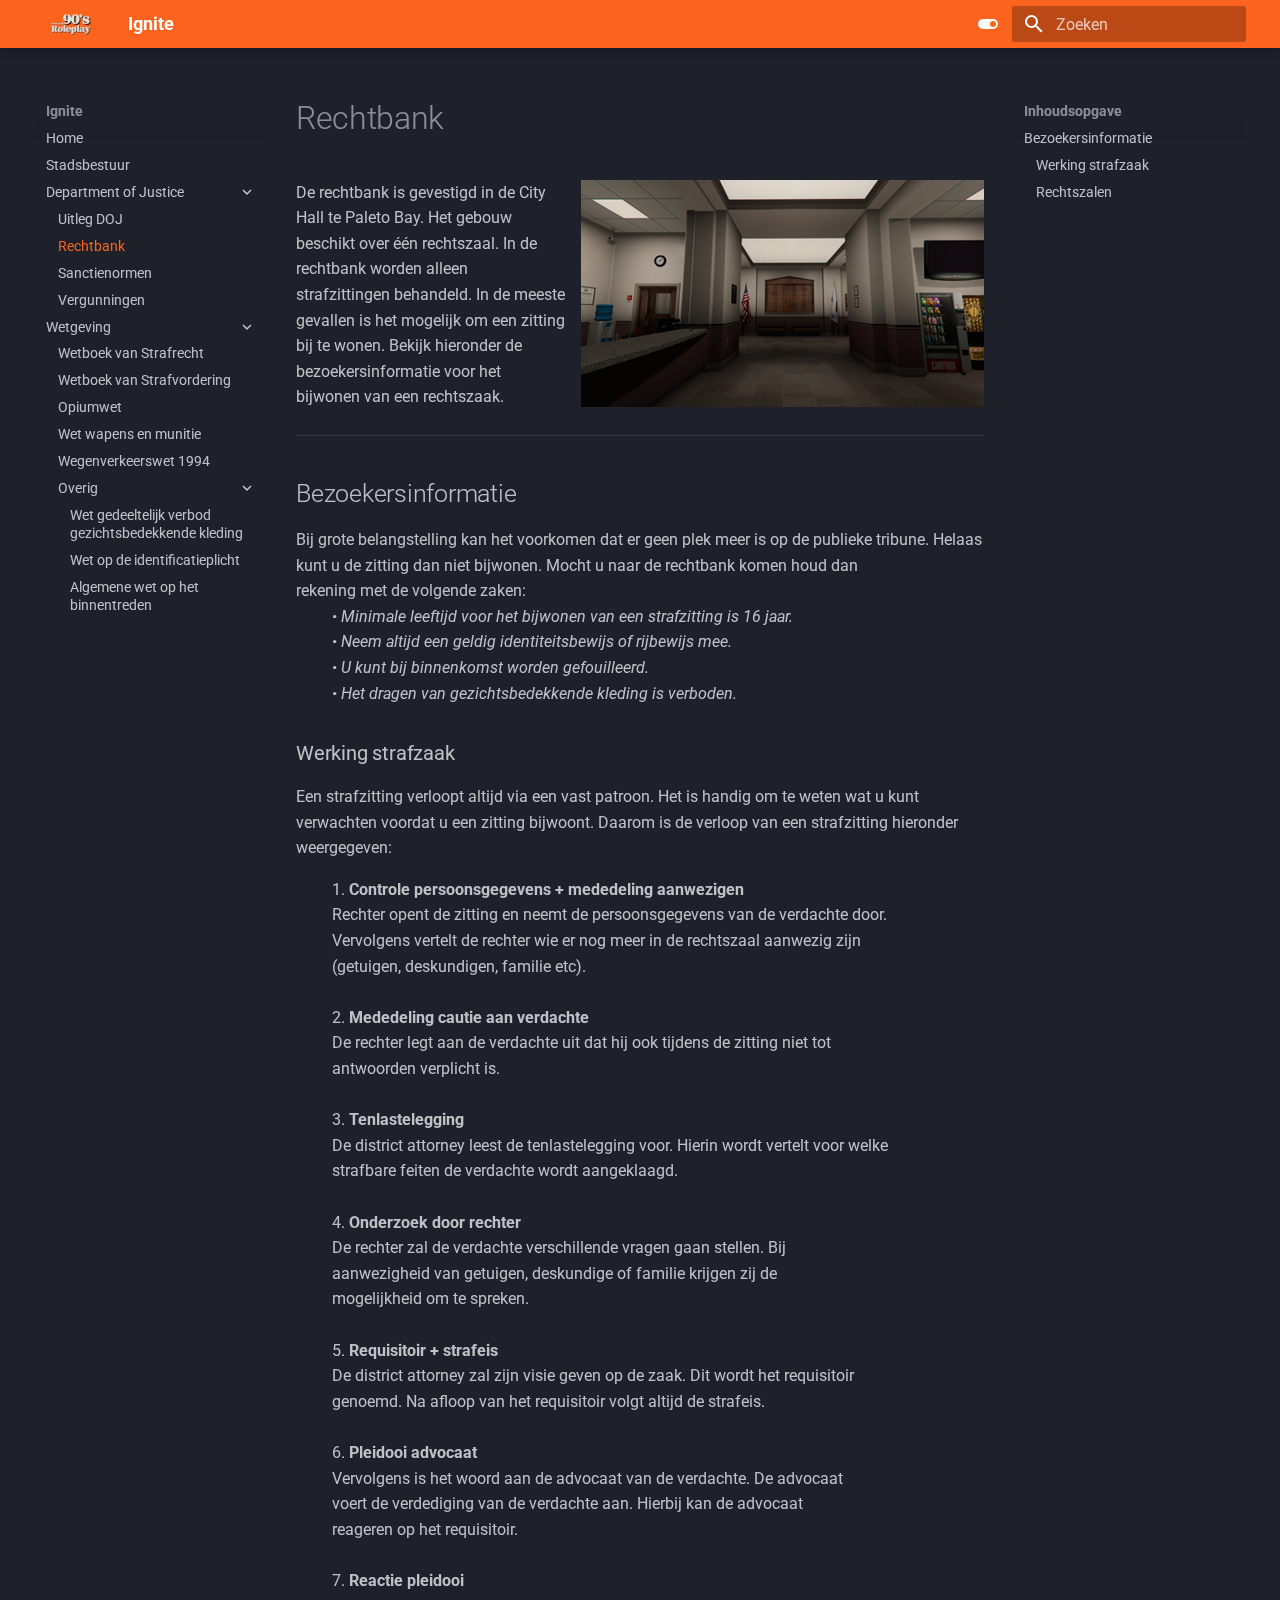
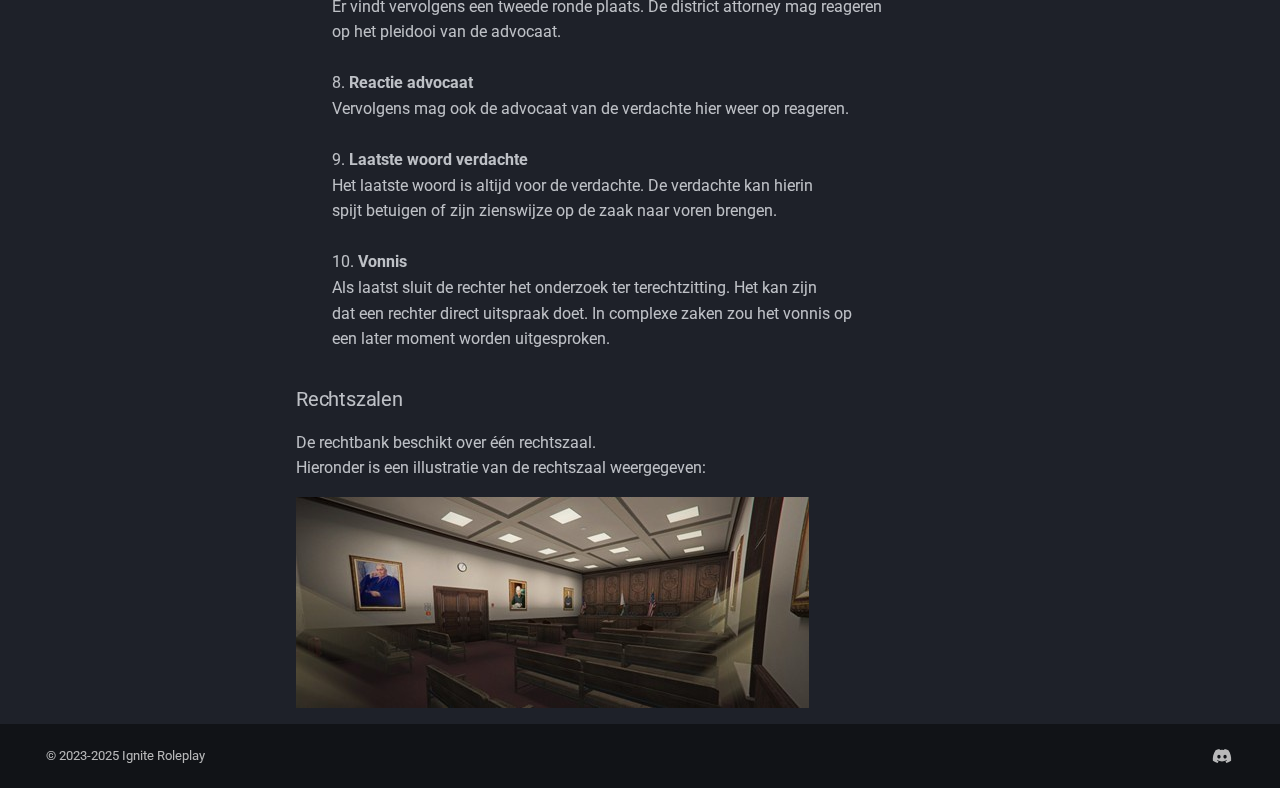
<file: Department of Justice/rechtbank/index.html>
<!doctype html>
<html lang="nl" class="no-js">
  <head>
    
      <meta charset="utf-8">
      <meta name="viewport" content="width=device-width,initial-scale=1">
      
      
      
      
        <link rel="prev" href="../doj/">
      
      
        <link rel="next" href="../sanctienormen/">
      
      
      <link rel="icon" href="../../img/logo.png">
      <meta name="generator" content="mkdocs-1.6.1, mkdocs-material-9.6.12">
    
    
      
        <title>Rechtbank - Ignite</title>
      
    
    
      <link rel="stylesheet" href="../../assets/stylesheets/main.2afb09e1.min.css">
      
        
        <link rel="stylesheet" href="../../assets/stylesheets/palette.06af60db.min.css">
      
      
  
  
    
    
  
    
    
  
    
    
  
    
    
  
    
    
  
    
    
  
    
    
  
    
    
  
    
    
  
    
    
  
    
    
  
    
    
  
  
  <style>:root{--md-admonition-icon--note:url('data:image/svg+xml;charset=utf-8,%3Csvg%20xmlns%3D%22http%3A//www.w3.org/2000/svg%22%20viewBox%3D%220%200%2016%2016%22%3E%3Cpath%20d%3D%22M1%207.775V2.75C1%201.784%201.784%201%202.75%201h5.025c.464%200%20.91.184%201.238.513l6.25%206.25a1.75%201.75%200%200%201%200%202.474l-5.026%205.026a1.75%201.75%200%200%201-2.474%200l-6.25-6.25A1.75%201.75%200%200%201%201%207.775m1.5%200c0%20.066.026.13.073.177l6.25%206.25a.25.25%200%200%200%20.354%200l5.025-5.025a.25.25%200%200%200%200-.354l-6.25-6.25a.25.25%200%200%200-.177-.073H2.75a.25.25%200%200%200-.25.25ZM6%205a1%201%200%201%201%200%202%201%201%200%200%201%200-2%22/%3E%3C/svg%3E');--md-admonition-icon--abstract:url('data:image/svg+xml;charset=utf-8,%3Csvg%20xmlns%3D%22http%3A//www.w3.org/2000/svg%22%20viewBox%3D%220%200%2016%2016%22%3E%3Cpath%20d%3D%22M2.5%201.75v11.5c0%20.138.112.25.25.25h3.17a.75.75%200%200%201%200%201.5H2.75A1.75%201.75%200%200%201%201%2013.25V1.75C1%20.784%201.784%200%202.75%200h8.5C12.216%200%2013%20.784%2013%201.75v7.736a.75.75%200%200%201-1.5%200V1.75a.25.25%200%200%200-.25-.25h-8.5a.25.25%200%200%200-.25.25m13.274%209.537zl-4.557%204.45a.75.75%200%200%201-1.055-.008l-1.943-1.95a.75.75%200%200%201%201.062-1.058l1.419%201.425%204.026-3.932a.75.75%200%201%201%201.048%201.074M4.75%204h4.5a.75.75%200%200%201%200%201.5h-4.5a.75.75%200%200%201%200-1.5M4%207.75A.75.75%200%200%201%204.75%207h2a.75.75%200%200%201%200%201.5h-2A.75.75%200%200%201%204%207.75%22/%3E%3C/svg%3E');--md-admonition-icon--info:url('data:image/svg+xml;charset=utf-8,%3Csvg%20xmlns%3D%22http%3A//www.w3.org/2000/svg%22%20viewBox%3D%220%200%2016%2016%22%3E%3Cpath%20d%3D%22M0%208a8%208%200%201%201%2016%200A8%208%200%200%201%200%208m8-6.5a6.5%206.5%200%201%200%200%2013%206.5%206.5%200%200%200%200-13M6.5%207.75A.75.75%200%200%201%207.25%207h1a.75.75%200%200%201%20.75.75v2.75h.25a.75.75%200%200%201%200%201.5h-2a.75.75%200%200%201%200-1.5h.25v-2h-.25a.75.75%200%200%201-.75-.75M8%206a1%201%200%201%201%200-2%201%201%200%200%201%200%202%22/%3E%3C/svg%3E');--md-admonition-icon--tip:url('data:image/svg+xml;charset=utf-8,%3Csvg%20xmlns%3D%22http%3A//www.w3.org/2000/svg%22%20viewBox%3D%220%200%2016%2016%22%3E%3Cpath%20d%3D%22M3.499.75a.75.75%200%200%201%201.5%200v.996C5.9%202.903%206.793%203.65%207.662%204.376l.24.202c-.036-.694.055-1.422.426-2.163C9.1.873%2010.794-.045%2012.622.26%2014.408.558%2016%201.94%2016%204.25c0%201.278-.954%202.575-2.44%202.734l.146.508.065.22c.203.701.412%201.455.476%202.226.142%201.707-.4%203.03-1.487%203.898C11.714%2014.671%2010.27%2015%208.75%2015h-6a.75.75%200%200%201%200-1.5h1.376a4.5%204.5%200%200%201-.563-1.191%203.84%203.84%200%200%201-.05-2.063%204.65%204.65%200%200%201-2.025-.293.75.75%200%200%201%20.525-1.406c1.357.507%202.376-.006%202.698-.318l.009-.01a.747.747%200%200%201%201.06%200%20.75.75%200%200%201-.012%201.074c-.912.92-.992%201.835-.768%202.586.221.74.745%201.337%201.196%201.621H8.75c1.343%200%202.398-.296%203.074-.836.635-.507%201.036-1.31.928-2.602-.05-.603-.216-1.224-.422-1.93l-.064-.221c-.12-.407-.246-.84-.353-1.29a2.4%202.4%200%200%201-.507-.441%203.1%203.1%200%200%201-.633-1.248.75.75%200%200%201%201.455-.364c.046.185.144.436.31.627.146.168.353.305.712.305.738%200%201.25-.615%201.25-1.25%200-1.47-.95-2.315-2.123-2.51-1.172-.196-2.227.387-2.706%201.345-.46.92-.27%201.774.019%203.062l.042.19.01.05c.348.443.666.949.94%201.553a.75.75%200%201%201-1.365.62c-.553-1.217-1.32-1.94-2.3-2.768L6.7%205.527c-.814-.68-1.75-1.462-2.692-2.619a3.7%203.7%200%200%200-1.023.88c-.406.495-.663%201.036-.722%201.508.116.122.306.21.591.239.388.038.797-.06%201.032-.19a.75.75%200%200%201%20.728%201.31c-.515.287-1.23.439-1.906.373-.682-.067-1.473-.38-1.879-1.193L.75%205.677V5.5c0-.984.48-1.94%201.077-2.664.46-.559%201.05-1.055%201.673-1.353z%22/%3E%3C/svg%3E');--md-admonition-icon--success:url('data:image/svg+xml;charset=utf-8,%3Csvg%20xmlns%3D%22http%3A//www.w3.org/2000/svg%22%20viewBox%3D%220%200%2016%2016%22%3E%3Cpath%20d%3D%22M13.78%204.22a.75.75%200%200%201%200%201.06l-7.25%207.25a.75.75%200%200%201-1.06%200L2.22%209.28a.75.75%200%200%201%20.018-1.042.75.75%200%200%201%201.042-.018L6%2010.94l6.72-6.72a.75.75%200%200%201%201.06%200%22/%3E%3C/svg%3E');--md-admonition-icon--question:url('data:image/svg+xml;charset=utf-8,%3Csvg%20xmlns%3D%22http%3A//www.w3.org/2000/svg%22%20viewBox%3D%220%200%2016%2016%22%3E%3Cpath%20d%3D%22M0%208a8%208%200%201%201%2016%200A8%208%200%200%201%200%208m8-6.5a6.5%206.5%200%201%200%200%2013%206.5%206.5%200%200%200%200-13M6.92%206.085h.001a.749.749%200%201%201-1.342-.67c.169-.339.436-.701.849-.977C6.845%204.16%207.369%204%208%204a2.76%202.76%200%200%201%201.637.525c.503.377.863.965.863%201.725%200%20.448-.115.83-.329%201.15-.205.307-.47.513-.692.662-.109.072-.22.138-.313.195l-.006.004a6%206%200%200%200-.26.16%201%201%200%200%200-.276.245.75.75%200%200%201-1.248-.832c.184-.264.42-.489.692-.661q.154-.1.313-.195l.007-.004c.1-.061.182-.11.258-.161a1%201%200%200%200%20.277-.245C8.96%206.514%209%206.427%209%206.25a.61.61%200%200%200-.262-.525A1.27%201.27%200%200%200%208%205.5c-.369%200-.595.09-.74.187a1%201%200%200%200-.34.398M9%2011a1%201%200%201%201-2%200%201%201%200%200%201%202%200%22/%3E%3C/svg%3E');--md-admonition-icon--warning:url('data:image/svg+xml;charset=utf-8,%3Csvg%20xmlns%3D%22http%3A//www.w3.org/2000/svg%22%20viewBox%3D%220%200%2016%2016%22%3E%3Cpath%20d%3D%22M6.457%201.047c.659-1.234%202.427-1.234%203.086%200l6.082%2011.378A1.75%201.75%200%200%201%2014.082%2015H1.918a1.75%201.75%200%200%201-1.543-2.575Zm1.763.707a.25.25%200%200%200-.44%200L1.698%2013.132a.25.25%200%200%200%20.22.368h12.164a.25.25%200%200%200%20.22-.368Zm.53%203.996v2.5a.75.75%200%200%201-1.5%200v-2.5a.75.75%200%200%201%201.5%200M9%2011a1%201%200%201%201-2%200%201%201%200%200%201%202%200%22/%3E%3C/svg%3E');--md-admonition-icon--failure:url('data:image/svg+xml;charset=utf-8,%3Csvg%20xmlns%3D%22http%3A//www.w3.org/2000/svg%22%20viewBox%3D%220%200%2016%2016%22%3E%3Cpath%20d%3D%22M2.344%202.343za8%208%200%200%201%2011.314%2011.314A8.002%208.002%200%200%201%20.234%2010.089a8%208%200%200%201%202.11-7.746m1.06%2010.253a6.5%206.5%200%201%200%209.108-9.275%206.5%206.5%200%200%200-9.108%209.275M6.03%204.97%208%206.94l1.97-1.97a.749.749%200%200%201%201.275.326.75.75%200%200%201-.215.734L9.06%208l1.97%201.97a.749.749%200%200%201-.326%201.275.75.75%200%200%201-.734-.215L8%209.06l-1.97%201.97a.749.749%200%200%201-1.275-.326.75.75%200%200%201%20.215-.734L6.94%208%204.97%206.03a.75.75%200%200%201%20.018-1.042.75.75%200%200%201%201.042-.018%22/%3E%3C/svg%3E');--md-admonition-icon--danger:url('data:image/svg+xml;charset=utf-8,%3Csvg%20xmlns%3D%22http%3A//www.w3.org/2000/svg%22%20viewBox%3D%220%200%2016%2016%22%3E%3Cpath%20d%3D%22M9.504.43a1.516%201.516%200%200%201%202.437%201.713L10.415%205.5h2.123c1.57%200%202.346%201.909%201.22%203.004l-7.34%207.142a1.25%201.25%200%200%201-.871.354h-.302a1.25%201.25%200%200%201-1.157-1.723L5.633%2010.5H3.462c-1.57%200-2.346-1.909-1.22-3.004zm1.047%201.074L3.286%208.571A.25.25%200%200%200%203.462%209H6.75a.75.75%200%200%201%20.694%201.034l-1.713%204.188%206.982-6.793A.25.25%200%200%200%2012.538%207H9.25a.75.75%200%200%201-.683-1.06l2.008-4.418.003-.006-.004-.009-.006-.006-.008-.001q-.005%200-.009.004%22/%3E%3C/svg%3E');--md-admonition-icon--bug:url('data:image/svg+xml;charset=utf-8,%3Csvg%20xmlns%3D%22http%3A//www.w3.org/2000/svg%22%20viewBox%3D%220%200%2016%2016%22%3E%3Cpath%20d%3D%22M4.72.22a.75.75%200%200%201%201.06%200l1%20.999a3.5%203.5%200%200%201%202.441%200l.999-1a.748.748%200%200%201%201.265.332.75.75%200%200%201-.205.729l-.775.776c.616.63.995%201.493.995%202.444v.327q0%20.15-.025.292c.408.14.764.392%201.029.722l1.968-.787a.75.75%200%200%201%20.556%201.392L13%207.258V9h2.25a.75.75%200%200%201%200%201.5H13v.5q-.002.615-.141%201.186l2.17.868a.75.75%200%200%201-.557%201.392l-2.184-.873A5%205%200%200%201%208%2016a5%205%200%200%201-4.288-2.427l-2.183.873a.75.75%200%200%201-.558-1.392l2.17-.868A5%205%200%200%201%203%2011v-.5H.75a.75.75%200%200%201%200-1.5H3V7.258L.971%206.446a.75.75%200%200%201%20.558-1.392l1.967.787c.265-.33.62-.583%201.03-.722a1.7%201.7%200%200%201-.026-.292V4.5c0-.951.38-1.814.995-2.444L4.72%201.28a.75.75%200%200%201%200-1.06m.53%206.28a.75.75%200%200%200-.75.75V11a3.5%203.5%200%201%200%207%200V7.25a.75.75%200%200%200-.75-.75ZM6.173%205h3.654A.17.17%200%200%200%2010%204.827V4.5a2%202%200%201%200-4%200v.327c0%20.096.077.173.173.173%22/%3E%3C/svg%3E');--md-admonition-icon--example:url('data:image/svg+xml;charset=utf-8,%3Csvg%20xmlns%3D%22http%3A//www.w3.org/2000/svg%22%20viewBox%3D%220%200%2016%2016%22%3E%3Cpath%20d%3D%22M5%205.782V2.5h-.25a.75.75%200%200%201%200-1.5h6.5a.75.75%200%200%201%200%201.5H11v3.282l3.666%205.76C15.619%2013.04%2014.543%2015%2012.767%2015H3.233c-1.776%200-2.852-1.96-1.899-3.458Zm-2.4%206.565a.75.75%200%200%200%20.633%201.153h9.534a.75.75%200%200%200%20.633-1.153L12.225%2010.5h-8.45ZM9.5%202.5h-3V6c0%20.143-.04.283-.117.403L4.73%209h6.54L9.617%206.403A.75.75%200%200%201%209.5%206Z%22/%3E%3C/svg%3E');--md-admonition-icon--quote:url('data:image/svg+xml;charset=utf-8,%3Csvg%20xmlns%3D%22http%3A//www.w3.org/2000/svg%22%20viewBox%3D%220%200%2016%2016%22%3E%3Cpath%20d%3D%22M1.75%202.5h10.5a.75.75%200%200%201%200%201.5H1.75a.75.75%200%200%201%200-1.5m4%205h8.5a.75.75%200%200%201%200%201.5h-8.5a.75.75%200%200%201%200-1.5m0%205h8.5a.75.75%200%200%201%200%201.5h-8.5a.75.75%200%200%201%200-1.5M2.5%207.75v6a.75.75%200%200%201-1.5%200v-6a.75.75%200%200%201%201.5%200%22/%3E%3C/svg%3E');}</style>



    
    
      
    
    
      
        
        
        <link rel="preconnect" href="https://fonts.gstatic.com" crossorigin>
        <link rel="stylesheet" href="https://fonts.googleapis.com/css?family=Roboto:300,300i,400,400i,700,700i%7CRoboto+Mono:400,400i,700,700i&display=fallback">
        <style>:root{--md-text-font:"Roboto";--md-code-font:"Roboto Mono"}</style>
      
    
    
      <link rel="stylesheet" href="../../stylesheets/extra.css">
    
    <script>__md_scope=new URL("../..",location),__md_hash=e=>[...e].reduce(((e,_)=>(e<<5)-e+_.charCodeAt(0)),0),__md_get=(e,_=localStorage,t=__md_scope)=>JSON.parse(_.getItem(t.pathname+"."+e)),__md_set=(e,_,t=localStorage,a=__md_scope)=>{try{t.setItem(a.pathname+"."+e,JSON.stringify(_))}catch(e){}}</script>
    
      

    
    
    
  </head>
  
  
    
    
      
    
    
    
    
    <body dir="ltr" data-md-color-scheme="slate" data-md-color-primary="custom" data-md-color-accent="custom">
  
    
    <input class="md-toggle" data-md-toggle="drawer" type="checkbox" id="__drawer" autocomplete="off">
    <input class="md-toggle" data-md-toggle="search" type="checkbox" id="__search" autocomplete="off">
    <label class="md-overlay" for="__drawer"></label>
    <div data-md-component="skip">
      
        
        <a href="#rechtbank" class="md-skip">
          Ga naar inhoud
        </a>
      
    </div>
    <div data-md-component="announce">
      
    </div>
    
    
      

  

<header class="md-header md-header--shadow" data-md-component="header">
  <nav class="md-header__inner md-grid" aria-label="Header">
    <a href="../.." title="Ignite" class="md-header__button md-logo" aria-label="Ignite" data-md-component="logo">
      
  <img src="../../img/logo.webp" alt="logo">

    </a>
    <label class="md-header__button md-icon" for="__drawer">
      
      <svg xmlns="http://www.w3.org/2000/svg" viewBox="0 0 24 24"><path d="M3 6h18v2H3zm0 5h18v2H3zm0 5h18v2H3z"/></svg>
    </label>
    <div class="md-header__title" data-md-component="header-title">
      <div class="md-header__ellipsis">
        <div class="md-header__topic">
          <span class="md-ellipsis">
            Ignite
          </span>
        </div>
        <div class="md-header__topic" data-md-component="header-topic">
          <span class="md-ellipsis">
            
              Rechtbank
            
          </span>
        </div>
      </div>
    </div>
    
      
        <form class="md-header__option" data-md-component="palette">
  
    
    
    
    <input class="md-option" data-md-color-media="" data-md-color-scheme="slate" data-md-color-primary="custom" data-md-color-accent="custom"  aria-label="Overschakelen naar light mode"  type="radio" name="__palette" id="__palette_0">
    
      <label class="md-header__button md-icon" title="Overschakelen naar light mode" for="__palette_1" hidden>
        <svg xmlns="http://www.w3.org/2000/svg" viewBox="0 0 24 24"><path d="M17 7H7a5 5 0 0 0-5 5 5 5 0 0 0 5 5h10a5 5 0 0 0 5-5 5 5 0 0 0-5-5m0 8a3 3 0 0 1-3-3 3 3 0 0 1 3-3 3 3 0 0 1 3 3 3 3 0 0 1-3 3"/></svg>
      </label>
    
  
    
    
    
    <input class="md-option" data-md-color-media="" data-md-color-scheme="default" data-md-color-primary="custom" data-md-color-accent="custom"  aria-label="Overschakelen naar dark mode"  type="radio" name="__palette" id="__palette_1">
    
      <label class="md-header__button md-icon" title="Overschakelen naar dark mode" for="__palette_0" hidden>
        <svg xmlns="http://www.w3.org/2000/svg" viewBox="0 0 24 24"><path d="M17 6H7c-3.31 0-6 2.69-6 6s2.69 6 6 6h10c3.31 0 6-2.69 6-6s-2.69-6-6-6m0 10H7c-2.21 0-4-1.79-4-4s1.79-4 4-4h10c2.21 0 4 1.79 4 4s-1.79 4-4 4M7 9c-1.66 0-3 1.34-3 3s1.34 3 3 3 3-1.34 3-3-1.34-3-3-3"/></svg>
      </label>
    
  
</form>
      
    
    
      <script>var palette=__md_get("__palette");if(palette&&palette.color){if("(prefers-color-scheme)"===palette.color.media){var media=matchMedia("(prefers-color-scheme: light)"),input=document.querySelector(media.matches?"[data-md-color-media='(prefers-color-scheme: light)']":"[data-md-color-media='(prefers-color-scheme: dark)']");palette.color.media=input.getAttribute("data-md-color-media"),palette.color.scheme=input.getAttribute("data-md-color-scheme"),palette.color.primary=input.getAttribute("data-md-color-primary"),palette.color.accent=input.getAttribute("data-md-color-accent")}for(var[key,value]of Object.entries(palette.color))document.body.setAttribute("data-md-color-"+key,value)}</script>
    
    
    
      
      
        <label class="md-header__button md-icon" for="__search">
          
          <svg xmlns="http://www.w3.org/2000/svg" viewBox="0 0 24 24"><path d="M9.5 3A6.5 6.5 0 0 1 16 9.5c0 1.61-.59 3.09-1.56 4.23l.27.27h.79l5 5-1.5 1.5-5-5v-.79l-.27-.27A6.52 6.52 0 0 1 9.5 16 6.5 6.5 0 0 1 3 9.5 6.5 6.5 0 0 1 9.5 3m0 2C7 5 5 7 5 9.5S7 14 9.5 14 14 12 14 9.5 12 5 9.5 5"/></svg>
        </label>
        <div class="md-search" data-md-component="search" role="dialog">
  <label class="md-search__overlay" for="__search"></label>
  <div class="md-search__inner" role="search">
    <form class="md-search__form" name="search">
      <input type="text" class="md-search__input" name="query" aria-label="Zoeken" placeholder="Zoeken" autocapitalize="off" autocorrect="off" autocomplete="off" spellcheck="false" data-md-component="search-query" required>
      <label class="md-search__icon md-icon" for="__search">
        
        <svg xmlns="http://www.w3.org/2000/svg" viewBox="0 0 24 24"><path d="M9.5 3A6.5 6.5 0 0 1 16 9.5c0 1.61-.59 3.09-1.56 4.23l.27.27h.79l5 5-1.5 1.5-5-5v-.79l-.27-.27A6.52 6.52 0 0 1 9.5 16 6.5 6.5 0 0 1 3 9.5 6.5 6.5 0 0 1 9.5 3m0 2C7 5 5 7 5 9.5S7 14 9.5 14 14 12 14 9.5 12 5 9.5 5"/></svg>
        
        <svg xmlns="http://www.w3.org/2000/svg" viewBox="0 0 24 24"><path d="M20 11v2H8l5.5 5.5-1.42 1.42L4.16 12l7.92-7.92L13.5 5.5 8 11z"/></svg>
      </label>
      <nav class="md-search__options" aria-label="Zoeken">
        
        <button type="reset" class="md-search__icon md-icon" title="Leegmaken" aria-label="Leegmaken" tabindex="-1">
          
          <svg xmlns="http://www.w3.org/2000/svg" viewBox="0 0 24 24"><path d="M19 6.41 17.59 5 12 10.59 6.41 5 5 6.41 10.59 12 5 17.59 6.41 19 12 13.41 17.59 19 19 17.59 13.41 12z"/></svg>
        </button>
      </nav>
      
    </form>
    <div class="md-search__output">
      <div class="md-search__scrollwrap" tabindex="0" data-md-scrollfix>
        <div class="md-search-result" data-md-component="search-result">
          <div class="md-search-result__meta">
            Zoeken initialiseren
          </div>
          <ol class="md-search-result__list" role="presentation"></ol>
        </div>
      </div>
    </div>
  </div>
</div>
      
    
    
  </nav>
  
</header>
    
    <div class="md-container" data-md-component="container">
      
      
        
          
        
      
      <main class="md-main" data-md-component="main">
        <div class="md-main__inner md-grid">
          
            
              
              <div class="md-sidebar md-sidebar--primary" data-md-component="sidebar" data-md-type="navigation" >
                <div class="md-sidebar__scrollwrap">
                  <div class="md-sidebar__inner">
                    



<nav class="md-nav md-nav--primary" aria-label="Navigatie" data-md-level="0">
  <label class="md-nav__title" for="__drawer">
    <a href="../.." title="Ignite" class="md-nav__button md-logo" aria-label="Ignite" data-md-component="logo">
      
  <img src="../../img/logo.webp" alt="logo">

    </a>
    Ignite
  </label>
  
  <ul class="md-nav__list" data-md-scrollfix>
    
      
      
  
  
  
  
    <li class="md-nav__item">
      <a href="../.." class="md-nav__link">
        
  
  
  <span class="md-ellipsis">
    Home
    
  </span>
  

      </a>
    </li>
  

    
      
      
  
  
  
  
    <li class="md-nav__item">
      <a href="../../stadsbestuur/" class="md-nav__link">
        
  
  
  <span class="md-ellipsis">
    Stadsbestuur
    
  </span>
  

      </a>
    </li>
  

    
      
      
  
  
    
  
  
  
    
    
      
        
      
        
      
        
      
        
      
    
    
    
    
    <li class="md-nav__item md-nav__item--active md-nav__item--nested">
      
        
        
        <input class="md-nav__toggle md-toggle " type="checkbox" id="__nav_3" checked>
        
          
          <label class="md-nav__link" for="__nav_3" id="__nav_3_label" tabindex="0">
            
  
  
  <span class="md-ellipsis">
    Department of Justice
    
  </span>
  

            <span class="md-nav__icon md-icon"></span>
          </label>
        
        <nav class="md-nav" data-md-level="1" aria-labelledby="__nav_3_label" aria-expanded="true">
          <label class="md-nav__title" for="__nav_3">
            <span class="md-nav__icon md-icon"></span>
            Department of Justice
          </label>
          <ul class="md-nav__list" data-md-scrollfix>
            
              
                
  
  
  
  
    <li class="md-nav__item">
      <a href="../doj/" class="md-nav__link">
        
  
  
  <span class="md-ellipsis">
    Uitleg DOJ
    
  </span>
  

      </a>
    </li>
  

              
            
              
                
  
  
    
  
  
  
    <li class="md-nav__item md-nav__item--active">
      
      <input class="md-nav__toggle md-toggle" type="checkbox" id="__toc">
      
      
        
      
      
        <label class="md-nav__link md-nav__link--active" for="__toc">
          
  
  
  <span class="md-ellipsis">
    Rechtbank
    
  </span>
  

          <span class="md-nav__icon md-icon"></span>
        </label>
      
      <a href="./" class="md-nav__link md-nav__link--active">
        
  
  
  <span class="md-ellipsis">
    Rechtbank
    
  </span>
  

      </a>
      
        

<nav class="md-nav md-nav--secondary" aria-label="Inhoudsopgave">
  
  
  
    
  
  
    <label class="md-nav__title" for="__toc">
      <span class="md-nav__icon md-icon"></span>
      Inhoudsopgave
    </label>
    <ul class="md-nav__list" data-md-component="toc" data-md-scrollfix>
      
        <li class="md-nav__item">
  <a href="#bezoekersinformatie" class="md-nav__link">
    <span class="md-ellipsis">
      Bezoekersinformatie
    </span>
  </a>
  
    <nav class="md-nav" aria-label="Bezoekersinformatie">
      <ul class="md-nav__list">
        
          <li class="md-nav__item">
  <a href="#werking-strafzaak" class="md-nav__link">
    <span class="md-ellipsis">
      Werking strafzaak
    </span>
  </a>
  
</li>
        
          <li class="md-nav__item">
  <a href="#rechtszalen" class="md-nav__link">
    <span class="md-ellipsis">
      Rechtszalen
    </span>
  </a>
  
</li>
        
      </ul>
    </nav>
  
</li>
      
    </ul>
  
</nav>
      
    </li>
  

              
            
              
                
  
  
  
  
    <li class="md-nav__item">
      <a href="../sanctienormen/" class="md-nav__link">
        
  
  
  <span class="md-ellipsis">
    Sanctienormen
    
  </span>
  

      </a>
    </li>
  

              
            
              
                
  
  
  
  
    <li class="md-nav__item">
      <a href="../vergunningen/" class="md-nav__link">
        
  
  
  <span class="md-ellipsis">
    Vergunningen
    
  </span>
  

      </a>
    </li>
  

              
            
          </ul>
        </nav>
      
    </li>
  

    
      
      
  
  
  
  
    
    
      
        
      
        
      
        
      
        
      
        
      
        
      
    
    
    
    
    <li class="md-nav__item md-nav__item--nested">
      
        
        
          
        
        <input class="md-nav__toggle md-toggle md-toggle--indeterminate" type="checkbox" id="__nav_4" >
        
          
          <label class="md-nav__link" for="__nav_4" id="__nav_4_label" tabindex="0">
            
  
  
  <span class="md-ellipsis">
    Wetgeving
    
  </span>
  

            <span class="md-nav__icon md-icon"></span>
          </label>
        
        <nav class="md-nav" data-md-level="1" aria-labelledby="__nav_4_label" aria-expanded="false">
          <label class="md-nav__title" for="__nav_4">
            <span class="md-nav__icon md-icon"></span>
            Wetgeving
          </label>
          <ul class="md-nav__list" data-md-scrollfix>
            
              
                
  
  
  
  
    <li class="md-nav__item">
      <a href="../../Wetgeving/sr/" class="md-nav__link">
        
  
  
  <span class="md-ellipsis">
    Wetboek van Strafrecht
    
  </span>
  

      </a>
    </li>
  

              
            
              
                
  
  
  
  
    <li class="md-nav__item">
      <a href="../../Wetgeving/sv/" class="md-nav__link">
        
  
  
  <span class="md-ellipsis">
    Wetboek van Strafvordering
    
  </span>
  

      </a>
    </li>
  

              
            
              
                
  
  
  
  
    <li class="md-nav__item">
      <a href="../../Wetgeving/opw/" class="md-nav__link">
        
  
  
  <span class="md-ellipsis">
    Opiumwet
    
  </span>
  

      </a>
    </li>
  

              
            
              
                
  
  
  
  
    <li class="md-nav__item">
      <a href="../../Wetgeving/wwm/" class="md-nav__link">
        
  
  
  <span class="md-ellipsis">
    Wet wapens en munitie
    
  </span>
  

      </a>
    </li>
  

              
            
              
                
  
  
  
  
    <li class="md-nav__item">
      <a href="../../Wetgeving/wvw/" class="md-nav__link">
        
  
  
  <span class="md-ellipsis">
    Wegenverkeerswet 1994
    
  </span>
  

      </a>
    </li>
  

              
            
              
                
  
  
  
  
    
    
      
        
      
        
      
        
      
    
    
    
    
    <li class="md-nav__item md-nav__item--nested">
      
        
        
          
        
        <input class="md-nav__toggle md-toggle md-toggle--indeterminate" type="checkbox" id="__nav_4_6" >
        
          
          <label class="md-nav__link" for="__nav_4_6" id="__nav_4_6_label" tabindex="0">
            
  
  
  <span class="md-ellipsis">
    Overig
    
  </span>
  

            <span class="md-nav__icon md-icon"></span>
          </label>
        
        <nav class="md-nav" data-md-level="2" aria-labelledby="__nav_4_6_label" aria-expanded="false">
          <label class="md-nav__title" for="__nav_4_6">
            <span class="md-nav__icon md-icon"></span>
            Overig
          </label>
          <ul class="md-nav__list" data-md-scrollfix>
            
              
                
  
  
  
  
    <li class="md-nav__item">
      <a href="../../Wetgeving/Overig/wgvgk/" class="md-nav__link">
        
  
  
  <span class="md-ellipsis">
    Wet gedeeltelijk verbod gezichtsbedekkende kleding
    
  </span>
  

      </a>
    </li>
  

              
            
              
                
  
  
  
  
    <li class="md-nav__item">
      <a href="../../Wetgeving/Overig/wid/" class="md-nav__link">
        
  
  
  <span class="md-ellipsis">
    Wet op de identificatieplicht
    
  </span>
  

      </a>
    </li>
  

              
            
              
                
  
  
  
  
    <li class="md-nav__item">
      <a href="../../Wetgeving/Overig/awbi/" class="md-nav__link">
        
  
  
  <span class="md-ellipsis">
    Algemene wet op het binnentreden
    
  </span>
  

      </a>
    </li>
  

              
            
          </ul>
        </nav>
      
    </li>
  

              
            
          </ul>
        </nav>
      
    </li>
  

    
  </ul>
</nav>
                  </div>
                </div>
              </div>
            
            
              
              <div class="md-sidebar md-sidebar--secondary" data-md-component="sidebar" data-md-type="toc" >
                <div class="md-sidebar__scrollwrap">
                  <div class="md-sidebar__inner">
                    

<nav class="md-nav md-nav--secondary" aria-label="Inhoudsopgave">
  
  
  
    
  
  
    <label class="md-nav__title" for="__toc">
      <span class="md-nav__icon md-icon"></span>
      Inhoudsopgave
    </label>
    <ul class="md-nav__list" data-md-component="toc" data-md-scrollfix>
      
        <li class="md-nav__item">
  <a href="#bezoekersinformatie" class="md-nav__link">
    <span class="md-ellipsis">
      Bezoekersinformatie
    </span>
  </a>
  
    <nav class="md-nav" aria-label="Bezoekersinformatie">
      <ul class="md-nav__list">
        
          <li class="md-nav__item">
  <a href="#werking-strafzaak" class="md-nav__link">
    <span class="md-ellipsis">
      Werking strafzaak
    </span>
  </a>
  
</li>
        
          <li class="md-nav__item">
  <a href="#rechtszalen" class="md-nav__link">
    <span class="md-ellipsis">
      Rechtszalen
    </span>
  </a>
  
</li>
        
      </ul>
    </nav>
  
</li>
      
    </ul>
  
</nav>
                  </div>
                </div>
              </div>
            
          
          
            <div class="md-content" data-md-component="content">
              <article class="md-content__inner md-typeset">
                
                  



<h1 id="rechtbank">Rechtbank</h1>
<p><img align="right" alt="Image title" src="../../img/stadskantoor.webp" /></p>
<p>De rechtbank is gevestigd in de City Hall te Paleto Bay. 
Het gebouw beschikt over één rechtszaal.
In de rechtbank worden alleen strafzittingen behandeld.
In de meeste gevallen is het mogelijk om een zitting bij te wonen. 
Bekijk hieronder de bezoekersinformatie voor het bijwonen van een rechtszaak. </p>
<hr />
<h2 id="bezoekersinformatie">Bezoekersinformatie</h2>
<p>Bij grote belangstelling kan het voorkomen dat er geen plek meer is op de publieke tribune. 
Helaas kunt u de zitting dan niet bijwonen. Mocht u naar de rechtbank komen houd dan<br />
rekening met de volgende zaken:<br />
&ensp; &nbsp; &nbsp; &nbsp; • <em>Minimale leeftijd voor het bijwonen van een strafzitting is 16 jaar.</em><br />
&ensp; &nbsp; &nbsp; &nbsp; • <em>Neem altijd een geldig identiteitsbewijs of rijbewijs mee.</em>   <br />
&ensp; &nbsp; &nbsp; &nbsp; • <em>U kunt bij binnenkomst worden gefouilleerd.</em><br />
&ensp; &nbsp; &nbsp; &nbsp; • <em>Het dragen van gezichtsbedekkende kleding is verboden.</em>  </p>
<h3 id="werking-strafzaak">Werking strafzaak</h3>
<p>Een strafzitting verloopt altijd via een vast patroon. Het is handig om te weten wat u kunt verwachten voordat u een zitting bijwoont. 
Daarom is de verloop van een strafzitting hieronder weergegeven:</p>
<p>&ensp; &nbsp; &nbsp; &nbsp; 1. <strong>Controle persoonsgegevens + mededeling aanwezigen</strong> <br />
&ensp; &nbsp; &nbsp; &nbsp; Rechter opent de zitting en neemt de persoonsgegevens van de verdachte door. <br> 
&ensp; &nbsp; &nbsp; &nbsp; Vervolgens vertelt de rechter wie er nog meer in de rechtszaal aanwezig zijn <br> 
&ensp; &nbsp; &nbsp; &nbsp; (getuigen, deskundigen, familie etc). <br>  <br />
&ensp; &nbsp; &nbsp; &nbsp; 2. <strong>Mededeling cautie aan verdachte</strong> <br />
&ensp; &nbsp; &nbsp; &nbsp; De rechter legt aan de verdachte uit dat hij ook tijdens de zitting niet tot <br>
&ensp; &nbsp; &nbsp; &nbsp; antwoorden verplicht is. <br> <br />
&ensp; &nbsp; &nbsp; &nbsp; 3. <strong>Tenlastelegging</strong> <br />
&ensp; &nbsp; &nbsp; &nbsp; De district attorney leest de tenlastelegging voor. Hierin wordt vertelt voor welke <br>
&ensp; &nbsp; &nbsp; &nbsp; strafbare feiten de verdachte wordt aangeklaagd. <br>    <br />
&ensp; &nbsp; &nbsp; &nbsp; 4. <strong>Onderzoek door rechter</strong> <br />
&ensp; &nbsp; &nbsp; &nbsp; De rechter zal de verdachte verschillende vragen gaan stellen. Bij <br>
&ensp; &nbsp; &nbsp; &nbsp; aanwezigheid van getuigen, deskundige of familie krijgen zij de <br>
&ensp; &nbsp; &nbsp; &nbsp; mogelijkheid om te spreken. <br>  <br />
&ensp; &nbsp; &nbsp; &nbsp; 5. <strong>Requisitoir + strafeis</strong> <br />
&ensp; &nbsp; &nbsp; &nbsp; De district attorney zal zijn visie geven op de zaak. Dit wordt het requisitoir <br>
&ensp; &nbsp; &nbsp; &nbsp; genoemd. Na afloop van het requisitoir volgt altijd de strafeis. <br><br />
&ensp; &nbsp; &nbsp; &nbsp; 6. <strong>Pleidooi advocaat</strong> <br />
&ensp; &nbsp; &nbsp; &nbsp; Vervolgens is het woord aan de advocaat van de verdachte. De advocaat <br>
&ensp; &nbsp; &nbsp; &nbsp; voert de verdediging van de verdachte aan. Hierbij kan de advocaat <br>
&ensp; &nbsp; &nbsp; &nbsp; reageren op het requisitoir. <br> <br />
&ensp; &nbsp; &nbsp; &nbsp; 7. <strong>Reactie pleidooi</strong> <br />
&ensp; &nbsp; &nbsp; &nbsp; Er vindt vervolgens een tweede ronde plaats. De district attorney mag reageren <br>
&ensp; &nbsp; &nbsp; &nbsp; op het pleidooi van de advocaat. <br><br />
&ensp; &nbsp; &nbsp; &nbsp; 8. <strong>Reactie advocaat</strong> <br />
&ensp; &nbsp; &nbsp; &nbsp; Vervolgens mag ook de advocaat van de verdachte hier weer op reageren. <br><br />
&ensp; &nbsp; &nbsp; &nbsp; 9. <strong>Laatste woord verdachte</strong> <br />
&ensp; &nbsp; &nbsp; &nbsp; Het laatste woord is altijd voor de verdachte. De verdachte kan hierin <br>
&ensp; &nbsp; &nbsp; &nbsp; spijt betuigen of zijn zienswijze op de zaak naar voren brengen. <br><br />
&ensp; &nbsp; &nbsp; &nbsp; 10. <strong>Vonnis</strong> <br />
&ensp; &nbsp; &nbsp; &nbsp; Als laatst sluit de rechter het onderzoek ter terechtzitting. Het kan zijn <br>
&ensp; &nbsp; &nbsp; &nbsp; dat een rechter direct uitspraak doet. In complexe zaken zou het vonnis op <br>
&ensp; &nbsp; &nbsp; &nbsp; een later moment worden uitgesproken.  </p>
<h3 id="rechtszalen">Rechtszalen</h3>
<p>De rechtbank beschikt over één rechtszaal. <br />
Hieronder is een illustratie van de rechtszaal weergegeven:</p>
<p><img align="left" alt="Image title" src="../../img/rechtszaal.webp" /></p>












                
              </article>
            </div>
          
          
<script>var target=document.getElementById(location.hash.slice(1));target&&target.name&&(target.checked=target.name.startsWith("__tabbed_"))</script>
        </div>
        
          <button type="button" class="md-top md-icon" data-md-component="top" hidden>
  
  <svg xmlns="http://www.w3.org/2000/svg" viewBox="0 0 24 24"><path d="M13 20h-2V8l-5.5 5.5-1.42-1.42L12 4.16l7.92 7.92-1.42 1.42L13 8z"/></svg>
  Terug naar boven
</button>
        
      </main>
      
        <footer class="md-footer">
  
  <div class="md-footer-meta md-typeset">
    <div class="md-footer-meta__inner md-grid">
      <div class="md-copyright">
  
    <div class="md-copyright__highlight">
      &copy; 2023-2025 <a href="https://www.igniteroleplay.nl/"  target="_blank" rel="noopener">Ignite Roleplay</a>

    </div>
  
  
</div>
      
        <div class="md-social">
  
    
    
    
    
      
      
    
    <a href="https://discord.gg/igniteroleplay" target="_blank" rel="noopener" title="discord.gg" class="md-social__link">
      <svg xmlns="http://www.w3.org/2000/svg" viewBox="0 0 640 512"><!--! Font Awesome Free 6.7.2 by @fontawesome - https://fontawesome.com License - https://fontawesome.com/license/free (Icons: CC BY 4.0, Fonts: SIL OFL 1.1, Code: MIT License) Copyright 2024 Fonticons, Inc.--><path d="M524.531 69.836a1.5 1.5 0 0 0-.764-.7A485 485 0 0 0 404.081 32.03a1.82 1.82 0 0 0-1.923.91 338 338 0 0 0-14.9 30.6 447.9 447.9 0 0 0-134.426 0 310 310 0 0 0-15.135-30.6 1.89 1.89 0 0 0-1.924-.91 483.7 483.7 0 0 0-119.688 37.107 1.7 1.7 0 0 0-.788.676C39.068 183.651 18.186 294.69 28.43 404.354a2.02 2.02 0 0 0 .765 1.375 487.7 487.7 0 0 0 146.825 74.189 1.9 1.9 0 0 0 2.063-.676A348 348 0 0 0 208.12 430.4a1.86 1.86 0 0 0-1.019-2.588 321 321 0 0 1-45.868-21.853 1.885 1.885 0 0 1-.185-3.126 251 251 0 0 0 9.109-7.137 1.82 1.82 0 0 1 1.9-.256c96.229 43.917 200.41 43.917 295.5 0a1.81 1.81 0 0 1 1.924.233 235 235 0 0 0 9.132 7.16 1.884 1.884 0 0 1-.162 3.126 301.4 301.4 0 0 1-45.89 21.83 1.875 1.875 0 0 0-1 2.611 391 391 0 0 0 30.014 48.815 1.86 1.86 0 0 0 2.063.7A486 486 0 0 0 610.7 405.729a1.88 1.88 0 0 0 .765-1.352c12.264-126.783-20.532-236.912-86.934-334.541M222.491 337.58c-28.972 0-52.844-26.587-52.844-59.239s23.409-59.241 52.844-59.241c29.665 0 53.306 26.82 52.843 59.239 0 32.654-23.41 59.241-52.843 59.241m195.38 0c-28.971 0-52.843-26.587-52.843-59.239s23.409-59.241 52.843-59.241c29.667 0 53.307 26.82 52.844 59.239 0 32.654-23.177 59.241-52.844 59.241"/></svg>
    </a>
  
</div>
      
    </div>
  </div>
</footer>
      
    </div>
    <div class="md-dialog" data-md-component="dialog">
      <div class="md-dialog__inner md-typeset"></div>
    </div>
    
    
    
      
      <script id="__config" type="application/json">{"base": "../..", "features": ["navigation.instant", "navigation.tracking", "navigation.expand", "navigation.indexes", "navigation.top", "header.autohide", "toc.follow", "content.action.edit", "content.action.view"], "search": "../../assets/javascripts/workers/search.f8cc74c7.min.js", "tags": null, "translations": {"clipboard.copied": "Gekopieerd naar klembord", "clipboard.copy": "Kopi\u00ebren naar klembord", "search.result.more.one": "1 extra overeenkomst op deze pagina", "search.result.more.other": "# extra overeenkomsten op deze pagina", "search.result.none": "Geen overeenkomende documenten", "search.result.one": "1 overeenkomende document", "search.result.other": "# overeenkomende documenten", "search.result.placeholder": "Typ om te beginnen met zoeken", "search.result.term.missing": "Ontbreekt", "select.version": "Selecteer versie"}, "version": null}</script>
    
    
      <script src="../../assets/javascripts/bundle.c8b220af.min.js"></script>
      
    
  </body>
</html>
</file>
<file: stylesheets/extra.css>
:root  > * {
  --md-primary-fg-color:        #fc631e;
  --md-primary-fg-color--light: #ECB7B7;
  --md-primary-fg-color--dark:  #90030C;

  --md-accent-fg-color:        #fc631e;
  --md-accent-fg-color--light: #ECB7B7;
  --md-accent-fg-color--dark:  #90030C;
}
</file>
<file: assets/stylesheets/main.4af4bdda.min.css>
@charset "UTF-8";html{-webkit-text-size-adjust:none;-moz-text-size-adjust:none;text-size-adjust:none;box-sizing:border-box}*,:after,:before{box-sizing:inherit}@media (prefers-reduced-motion){*,:after,:before{transition:none!important}}body{margin:0}a,button,input,label{-webkit-tap-highlight-color:transparent}a{color:inherit;text-decoration:none}hr{border:0;box-sizing:initial;display:block;height:.05rem;overflow:visible;padding:0}small{font-size:80%}sub,sup{line-height:1em}img{border-style:none}table{border-collapse:initial;border-spacing:0}td,th{font-weight:400;vertical-align:top}button{background:#0000;border:0;font-family:inherit;font-size:inherit;margin:0;padding:0}input{border:0;outline:none}:root{--md-primary-fg-color:#4051b5;--md-primary-fg-color--light:#5d6cc0;--md-primary-fg-color--dark:#303fa1;--md-primary-bg-color:#fff;--md-primary-bg-color--light:#ffffffb3;--md-accent-fg-color:#526cfe;--md-accent-fg-color--transparent:#526cfe1a;--md-accent-bg-color:#fff;--md-accent-bg-color--light:#ffffffb3}[data-md-color-scheme=default]{color-scheme:light}[data-md-color-scheme=default] img[src$="#gh-dark-mode-only"],[data-md-color-scheme=default] img[src$="#only-dark"]{display:none}:root,[data-md-color-scheme=default]{--md-hue:225deg;--md-default-fg-color:#000000de;--md-default-fg-color--light:#0000008a;--md-default-fg-color--lighter:#00000052;--md-default-fg-color--lightest:#00000012;--md-default-bg-color:#fff;--md-default-bg-color--light:#ffffffb3;--md-default-bg-color--lighter:#ffffff4d;--md-default-bg-color--lightest:#ffffff1f;--md-code-fg-color:#36464e;--md-code-bg-color:#f5f5f5;--md-code-hl-color:#4287ff;--md-code-hl-color--light:#4287ff1a;--md-code-hl-number-color:#d52a2a;--md-code-hl-special-color:#db1457;--md-code-hl-function-color:#a846b9;--md-code-hl-constant-color:#6e59d9;--md-code-hl-keyword-color:#3f6ec6;--md-code-hl-string-color:#1c7d4d;--md-code-hl-name-color:var(--md-code-fg-color);--md-code-hl-operator-color:var(--md-default-fg-color--light);--md-code-hl-punctuation-color:var(--md-default-fg-color--light);--md-code-hl-comment-color:var(--md-default-fg-color--light);--md-code-hl-generic-color:var(--md-default-fg-color--light);--md-code-hl-variable-color:var(--md-default-fg-color--light);--md-typeset-color:var(--md-default-fg-color);--md-typeset-a-color:var(--md-primary-fg-color);--md-typeset-del-color:#f5503d26;--md-typeset-ins-color:#0bd57026;--md-typeset-kbd-color:#fafafa;--md-typeset-kbd-accent-color:#fff;--md-typeset-kbd-border-color:#b8b8b8;--md-typeset-mark-color:#ffff0080;--md-typeset-table-color:#0000001f;--md-typeset-table-color--light:rgba(0,0,0,.035);--md-admonition-fg-color:var(--md-default-fg-color);--md-admonition-bg-color:var(--md-default-bg-color);--md-warning-fg-color:#000000de;--md-warning-bg-color:#ff9;--md-footer-fg-color:#fff;--md-footer-fg-color--light:#ffffffb3;--md-footer-fg-color--lighter:#ffffff73;--md-footer-bg-color:#000000de;--md-footer-bg-color--dark:#00000052;--md-shadow-z1:0 0.2rem 0.5rem #0000000d,0 0 0.05rem #0000001a;--md-shadow-z2:0 0.2rem 0.5rem #0000001a,0 0 0.05rem #00000040;--md-shadow-z3:0 0.2rem 0.5rem #0003,0 0 0.05rem #00000059}.md-icon svg{fill:currentcolor;display:block;height:1.2rem;width:1.2rem}body{-webkit-font-smoothing:antialiased;-moz-osx-font-smoothing:grayscale;--md-text-font-family:var(--md-text-font,_),-apple-system,BlinkMacSystemFont,Helvetica,Arial,sans-serif;--md-code-font-family:var(--md-code-font,_),SFMono-Regular,Consolas,Menlo,monospace}aside,body,input{font-feature-settings:"kern","liga";color:var(--md-typeset-color);font-family:var(--md-text-font-family)}code,kbd,pre{font-feature-settings:"kern";font-family:var(--md-code-font-family)}:root{--md-typeset-table-sort-icon:url('data:image/svg+xml;charset=utf-8,<svg xmlns="http://www.w3.org/2000/svg" viewBox="0 0 24 24"><path d="m18 21-4-4h3V7h-3l4-4 4 4h-3v10h3M2 19v-2h10v2M2 13v-2h7v2M2 7V5h4v2z"/></svg>');--md-typeset-table-sort-icon--asc:url('data:image/svg+xml;charset=utf-8,<svg xmlns="http://www.w3.org/2000/svg" viewBox="0 0 24 24"><path d="M19 17h3l-4 4-4-4h3V3h2M2 17h10v2H2M6 5v2H2V5m0 6h7v2H2z"/></svg>');--md-typeset-table-sort-icon--desc:url('data:image/svg+xml;charset=utf-8,<svg xmlns="http://www.w3.org/2000/svg" viewBox="0 0 24 24"><path d="M19 7h3l-4-4-4 4h3v14h2M2 17h10v2H2M6 5v2H2V5m0 6h7v2H2z"/></svg>')}.md-typeset{-webkit-print-color-adjust:exact;color-adjust:exact;font-size:.8rem;line-height:1.6;overflow-wrap:break-word}@media print{.md-typeset{font-size:.68rem}}.md-typeset blockquote,.md-typeset dl,.md-typeset figure,.md-typeset ol,.md-typeset pre,.md-typeset ul{margin-bottom:1em;margin-top:1em}.md-typeset h1{color:var(--md-default-fg-color--light);font-size:2em;line-height:1.3;margin:0 0 1.25em}.md-typeset h1,.md-typeset h2{font-weight:300;letter-spacing:-.01em}.md-typeset h2{font-size:1.5625em;line-height:1.4;margin:1.6em 0 .64em}.md-typeset h3{font-size:1.25em;font-weight:400;letter-spacing:-.01em;line-height:1.5;margin:1.6em 0 .8em}.md-typeset h2+h3{margin-top:.8em}.md-typeset h4{font-weight:700;letter-spacing:-.01em;margin:1em 0}.md-typeset h5,.md-typeset h6{color:var(--md-default-fg-color--light);font-size:.8em;font-weight:700;letter-spacing:-.01em;margin:1.25em 0}.md-typeset h5{text-transform:uppercase}.md-typeset h5 code{text-transform:none}.md-typeset hr{border-bottom:.05rem solid var(--md-default-fg-color--lightest);display:flow-root;margin:1.5em 0}.md-typeset a{color:var(--md-typeset-a-color);word-break:break-word}.md-typeset a,.md-typeset a:before{transition:color 125ms}.md-typeset a:focus,.md-typeset a:hover{color:var(--md-accent-fg-color)}.md-typeset a:focus code,.md-typeset a:hover code{background-color:var(--md-accent-fg-color--transparent)}.md-typeset a code{color:currentcolor;transition:background-color 125ms}.md-typeset a.focus-visible{outline-color:var(--md-accent-fg-color);outline-offset:.2rem}.md-typeset code,.md-typeset kbd,.md-typeset pre{color:var(--md-code-fg-color);direction:ltr;font-variant-ligatures:none}@media print{.md-typeset code,.md-typeset kbd,.md-typeset pre{white-space:pre-wrap}}.md-typeset code{background-color:var(--md-code-bg-color);border-radius:.1rem;-webkit-box-decoration-break:clone;box-decoration-break:clone;font-size:.85em;padding:0 .2941176471em;word-break:break-word}.md-typeset code:not(.focus-visible){-webkit-tap-highlight-color:transparent;outline:none}.md-typeset pre{display:flow-root;line-height:1.4;position:relative}.md-typeset pre>code{-webkit-box-decoration-break:slice;box-decoration-break:slice;box-shadow:none;display:block;margin:0;outline-color:var(--md-accent-fg-color);overflow:auto;padding:.7720588235em 1.1764705882em;scrollbar-color:var(--md-default-fg-color--lighter) #0000;scrollbar-width:thin;touch-action:auto;word-break:normal}.md-typeset pre>code:hover{scrollbar-color:var(--md-accent-fg-color) #0000}.md-typeset pre>code::-webkit-scrollbar{height:.2rem;width:.2rem}.md-typeset pre>code::-webkit-scrollbar-thumb{background-color:var(--md-default-fg-color--lighter)}.md-typeset pre>code::-webkit-scrollbar-thumb:hover{background-color:var(--md-accent-fg-color)}.md-typeset kbd{background-color:var(--md-typeset-kbd-color);border-radius:.1rem;box-shadow:0 .1rem 0 .05rem var(--md-typeset-kbd-border-color),0 .1rem 0 var(--md-typeset-kbd-border-color),0 -.1rem .2rem var(--md-typeset-kbd-accent-color) inset;color:var(--md-default-fg-color);display:inline-block;font-size:.75em;padding:0 .6666666667em;vertical-align:text-top;word-break:break-word}.md-typeset mark{background-color:var(--md-typeset-mark-color);-webkit-box-decoration-break:clone;box-decoration-break:clone;color:inherit;word-break:break-word}.md-typeset abbr{border-bottom:.05rem dotted var(--md-default-fg-color--light);cursor:help;text-decoration:none}.md-typeset small{opacity:.75}[dir=ltr] .md-typeset sub,[dir=ltr] .md-typeset sup{margin-left:.078125em}[dir=rtl] .md-typeset sub,[dir=rtl] .md-typeset sup{margin-right:.078125em}[dir=ltr] .md-typeset blockquote{padding-left:.6rem}[dir=rtl] .md-typeset blockquote{padding-right:.6rem}[dir=ltr] .md-typeset blockquote{border-left:.2rem solid var(--md-default-fg-color--lighter)}[dir=rtl] .md-typeset blockquote{border-right:.2rem solid var(--md-default-fg-color--lighter)}.md-typeset blockquote{color:var(--md-default-fg-color--light);margin-left:0;margin-right:0}.md-typeset ul{list-style-type:disc}.md-typeset ul[type]{list-style-type:revert-layer}[dir=ltr] .md-typeset ol,[dir=ltr] .md-typeset ul{margin-left:.625em}[dir=rtl] .md-typeset ol,[dir=rtl] .md-typeset ul{margin-right:.625em}.md-typeset ol,.md-typeset ul{padding:0}.md-typeset ol:not([hidden]),.md-typeset ul:not([hidden]){display:flow-root}.md-typeset ol ol,.md-typeset ul ol{list-style-type:lower-alpha}.md-typeset ol ol ol,.md-typeset ul ol ol{list-style-type:lower-roman}.md-typeset ol ol ol ol,.md-typeset ul ol ol ol{list-style-type:upper-alpha}.md-typeset ol ol ol ol ol,.md-typeset ul ol ol ol ol{list-style-type:upper-roman}.md-typeset ol[type],.md-typeset ul[type]{list-style-type:revert-layer}[dir=ltr] .md-typeset ol li,[dir=ltr] .md-typeset ul li{margin-left:1.25em}[dir=rtl] .md-typeset ol li,[dir=rtl] .md-typeset ul li{margin-right:1.25em}.md-typeset ol li,.md-typeset ul li{margin-bottom:.5em}.md-typeset ol li blockquote,.md-typeset ol li p,.md-typeset ul li blockquote,.md-typeset ul li p{margin:.5em 0}.md-typeset ol li:last-child,.md-typeset ul li:last-child{margin-bottom:0}[dir=ltr] .md-typeset ol li ol,[dir=ltr] .md-typeset ol li ul,[dir=ltr] .md-typeset ul li ol,[dir=ltr] .md-typeset ul li ul{margin-left:.625em}[dir=rtl] .md-typeset ol li ol,[dir=rtl] .md-typeset ol li ul,[dir=rtl] .md-typeset ul li ol,[dir=rtl] .md-typeset ul li ul{margin-right:.625em}.md-typeset ol li ol,.md-typeset ol li ul,.md-typeset ul li ol,.md-typeset ul li ul{margin-bottom:.5em;margin-top:.5em}[dir=ltr] .md-typeset dd{margin-left:1.875em}[dir=rtl] .md-typeset dd{margin-right:1.875em}.md-typeset dd{margin-bottom:1.5em;margin-top:1em}.md-typeset img,.md-typeset svg,.md-typeset video{height:auto;max-width:100%}.md-typeset img[align=left]{margin:1em 1em 1em 0}.md-typeset img[align=right]{margin:1em 0 1em 1em}.md-typeset img[align]:only-child{margin-top:0}.md-typeset figure{display:flow-root;margin:1em auto;max-width:100%;text-align:center;width:-moz-fit-content;width:fit-content}.md-typeset figure img{display:block;margin:0 auto}.md-typeset figcaption{font-style:italic;margin:1em auto;max-width:24rem}.md-typeset iframe{max-width:100%}.md-typeset table:not([class]){background-color:var(--md-default-bg-color);border:.05rem solid var(--md-typeset-table-color);border-radius:.1rem;display:inline-block;font-size:.64rem;max-width:100%;overflow:auto;touch-action:auto}@media print{.md-typeset table:not([class]){display:table}}.md-typeset table:not([class])+*{margin-top:1.5em}.md-typeset table:not([class]) td>:first-child,.md-typeset table:not([class]) th>:first-child{margin-top:0}.md-typeset table:not([class]) td>:last-child,.md-typeset table:not([class]) th>:last-child{margin-bottom:0}.md-typeset table:not([class]) td:not([align]),.md-typeset table:not([class]) th:not([align]){text-align:left}[dir=rtl] .md-typeset table:not([class]) td:not([align]),[dir=rtl] .md-typeset table:not([class]) th:not([align]){text-align:right}.md-typeset table:not([class]) th{font-weight:700;min-width:5rem;padding:.9375em 1.25em;vertical-align:top}.md-typeset table:not([class]) td{border-top:.05rem solid var(--md-typeset-table-color);padding:.9375em 1.25em;vertical-align:top}.md-typeset table:not([class]) tbody tr{transition:background-color 125ms}.md-typeset table:not([class]) tbody tr:hover{background-color:var(--md-typeset-table-color--light);box-shadow:0 .05rem 0 var(--md-default-bg-color) inset}.md-typeset table:not([class]) a{word-break:normal}.md-typeset table th[role=columnheader]{cursor:pointer}[dir=ltr] .md-typeset table th[role=columnheader]:after{margin-left:.5em}[dir=rtl] .md-typeset table th[role=columnheader]:after{margin-right:.5em}.md-typeset table th[role=columnheader]:after{content:"";display:inline-block;height:1.2em;-webkit-mask-image:var(--md-typeset-table-sort-icon);mask-image:var(--md-typeset-table-sort-icon);-webkit-mask-repeat:no-repeat;mask-repeat:no-repeat;-webkit-mask-size:contain;mask-size:contain;transition:background-color 125ms;vertical-align:text-bottom;width:1.2em}.md-typeset table th[role=columnheader]:hover:after{background-color:var(--md-default-fg-color--lighter)}.md-typeset table th[role=columnheader][aria-sort=ascending]:after{background-color:var(--md-default-fg-color--light);-webkit-mask-image:var(--md-typeset-table-sort-icon--asc);mask-image:var(--md-typeset-table-sort-icon--asc)}.md-typeset table th[role=columnheader][aria-sort=descending]:after{background-color:var(--md-default-fg-color--light);-webkit-mask-image:var(--md-typeset-table-sort-icon--desc);mask-image:var(--md-typeset-table-sort-icon--desc)}.md-typeset__scrollwrap{margin:1em -.8rem;overflow-x:auto;touch-action:auto}.md-typeset__table{display:inline-block;margin-bottom:.5em;padding:0 .8rem}@media print{.md-typeset__table{display:block}}html .md-typeset__table table{display:table;margin:0;overflow:hidden;width:100%}@media screen and (max-width:44.984375em){.md-content__inner>pre{margin:1em -.8rem}.md-content__inner>pre code{border-radius:0}}.md-typeset .md-author{border-radius:100%;display:block;flex-shrink:0;height:1.6rem;overflow:hidden;position:relative;transition:color 125ms,transform 125ms;width:1.6rem}.md-typeset .md-author img{display:block}.md-typeset .md-author--more{background:var(--md-default-fg-color--lightest);color:var(--md-default-fg-color--lighter);font-size:.6rem;font-weight:700;line-height:1.6rem;text-align:center}.md-typeset .md-author--long{height:2.4rem;width:2.4rem}.md-typeset a.md-author{transform:scale(1)}.md-typeset a.md-author img{border-radius:100%;filter:grayscale(100%) opacity(75%);transition:filter 125ms}.md-typeset a.md-author:focus,.md-typeset a.md-author:hover{transform:scale(1.1);z-index:1}.md-typeset a.md-author:focus img,.md-typeset a.md-author:hover img{filter:grayscale(0)}.md-banner{background-color:var(--md-footer-bg-color);color:var(--md-footer-fg-color);overflow:auto}@media print{.md-banner{display:none}}.md-banner--warning{background-color:var(--md-warning-bg-color);color:var(--md-warning-fg-color)}.md-banner__inner{font-size:.7rem;margin:.6rem auto;padding:0 .8rem}[dir=ltr] .md-banner__button{float:right}[dir=rtl] .md-banner__button{float:left}.md-banner__button{color:inherit;cursor:pointer;transition:opacity .25s}.no-js .md-banner__button{display:none}.md-banner__button:hover{opacity:.7}html{font-size:125%;height:100%;overflow-x:hidden}@media screen and (min-width:100em){html{font-size:137.5%}}@media screen and (min-width:125em){html{font-size:150%}}body{background-color:var(--md-default-bg-color);display:flex;flex-direction:column;font-size:.5rem;min-height:100%;position:relative;width:100%}@media print{body{display:block}}@media screen and (max-width:59.984375em){body[data-md-scrolllock]{position:fixed}}.md-grid{margin-left:auto;margin-right:auto;max-width:61rem}.md-container{display:flex;flex-direction:column;flex-grow:1}@media print{.md-container{display:block}}.md-main{flex-grow:1}.md-main__inner{display:flex;height:100%;margin-top:1.5rem}.md-ellipsis{overflow:hidden;text-overflow:ellipsis}.md-toggle{display:none}.md-option{height:0;opacity:0;position:absolute;width:0}.md-option:checked+label:not([hidden]){display:block}.md-option.focus-visible+label{outline-color:var(--md-accent-fg-color);outline-style:auto}.md-skip{background-color:var(--md-default-fg-color);border-radius:.1rem;color:var(--md-default-bg-color);font-size:.64rem;margin:.5rem;opacity:0;outline-color:var(--md-accent-fg-color);padding:.3rem .5rem;position:fixed;transform:translateY(.4rem);z-index:-1}.md-skip:focus{opacity:1;transform:translateY(0);transition:transform .25s cubic-bezier(.4,0,.2,1),opacity 175ms 75ms;z-index:10}@page{margin:25mm}:root{--md-clipboard-icon:url('data:image/svg+xml;charset=utf-8,<svg xmlns="http://www.w3.org/2000/svg" viewBox="0 0 24 24"><path d="M19 21H8V7h11m0-2H8a2 2 0 0 0-2 2v14a2 2 0 0 0 2 2h11a2 2 0 0 0 2-2V7a2 2 0 0 0-2-2m-3-4H4a2 2 0 0 0-2 2v14h2V3h12z"/></svg>')}.md-clipboard{border-radius:.1rem;color:var(--md-default-fg-color--lightest);cursor:pointer;height:1.5em;outline-color:var(--md-accent-fg-color);outline-offset:.1rem;position:absolute;right:.5em;top:.5em;transition:color .25s;width:1.5em;z-index:1}@media print{.md-clipboard{display:none}}.md-clipboard:not(.focus-visible){-webkit-tap-highlight-color:transparent;outline:none}:hover>.md-clipboard{color:var(--md-default-fg-color--light)}.md-clipboard:focus,.md-clipboard:hover{color:var(--md-accent-fg-color)}.md-clipboard:after{background-color:currentcolor;content:"";display:block;height:1.125em;margin:0 auto;-webkit-mask-image:var(--md-clipboard-icon);mask-image:var(--md-clipboard-icon);-webkit-mask-position:center;mask-position:center;-webkit-mask-repeat:no-repeat;mask-repeat:no-repeat;-webkit-mask-size:contain;mask-size:contain;width:1.125em}.md-clipboard--inline{cursor:pointer}.md-clipboard--inline code{transition:color .25s,background-color .25s}.md-clipboard--inline:focus code,.md-clipboard--inline:hover code{background-color:var(--md-accent-fg-color--transparent);color:var(--md-accent-fg-color)}.md-typeset .md-code__content{display:grid}@keyframes consent{0%{opacity:0;transform:translateY(100%)}to{opacity:1;transform:translateY(0)}}@keyframes overlay{0%{opacity:0}to{opacity:1}}.md-consent__overlay{animation:overlay .25s both;-webkit-backdrop-filter:blur(.1rem);backdrop-filter:blur(.1rem);background-color:#0000008a;height:100%;opacity:1;position:fixed;top:0;width:100%;z-index:5}.md-consent__inner{animation:consent .5s cubic-bezier(.1,.7,.1,1) both;background-color:var(--md-default-bg-color);border:0;border-radius:.1rem;bottom:0;box-shadow:0 0 .2rem #0000001a,0 .2rem .4rem #0003;max-height:100%;overflow:auto;padding:0;position:fixed;width:100%;z-index:5}.md-consent__form{padding:.8rem}.md-consent__settings{display:none;margin:1em 0}input:checked+.md-consent__settings{display:block}.md-consent__controls{margin-bottom:.8rem}.md-typeset .md-consent__controls .md-button{display:inline}@media screen and (max-width:44.984375em){.md-typeset .md-consent__controls .md-button{display:block;margin-top:.4rem;text-align:center;width:100%}}.md-consent label{cursor:pointer}.md-content{flex-grow:1;min-width:0}.md-content__inner{margin:0 .8rem 1.2rem;padding-top:.6rem}@media screen and (min-width:76.25em){[dir=ltr] .md-sidebar--primary:not([hidden])~.md-content>.md-content__inner{margin-left:1.2rem}[dir=ltr] .md-sidebar--secondary:not([hidden])~.md-content>.md-content__inner,[dir=rtl] .md-sidebar--primary:not([hidden])~.md-content>.md-content__inner{margin-right:1.2rem}[dir=rtl] .md-sidebar--secondary:not([hidden])~.md-content>.md-content__inner{margin-left:1.2rem}}.md-content__inner:before{content:"";display:block;height:.4rem}.md-content__inner>:last-child{margin-bottom:0}[dir=ltr] .md-content__button{float:right}[dir=rtl] .md-content__button{float:left}[dir=ltr] .md-content__button{margin-left:.4rem}[dir=rtl] .md-content__button{margin-right:.4rem}.md-content__button{margin:.4rem 0;padding:0}@media print{.md-content__button{display:none}}.md-typeset .md-content__button{color:var(--md-default-fg-color--lighter)}.md-content__button svg{display:inline;vertical-align:top}[dir=rtl] .md-content__button svg{transform:scaleX(-1)}[dir=ltr] .md-dialog{right:.8rem}[dir=rtl] .md-dialog{left:.8rem}.md-dialog{background-color:var(--md-default-fg-color);border-radius:.1rem;bottom:.8rem;box-shadow:var(--md-shadow-z3);min-width:11.1rem;opacity:0;padding:.4rem .6rem;pointer-events:none;position:fixed;transform:translateY(100%);transition:transform 0ms .4s,opacity .4s;z-index:4}@media print{.md-dialog{display:none}}.md-dialog--active{opacity:1;pointer-events:auto;transform:translateY(0);transition:transform .4s cubic-bezier(.075,.85,.175,1),opacity .4s}.md-dialog__inner{color:var(--md-default-bg-color);font-size:.7rem}.md-feedback{margin:2em 0 1em;text-align:center}.md-feedback fieldset{border:none;margin:0;padding:0}.md-feedback__title{font-weight:700;margin:1em auto}.md-feedback__inner{position:relative}.md-feedback__list{display:flex;flex-wrap:wrap;place-content:baseline center;position:relative}.md-feedback__list:hover .md-icon:not(:disabled){color:var(--md-default-fg-color--lighter)}:disabled .md-feedback__list{min-height:1.8rem}.md-feedback__icon{color:var(--md-default-fg-color--light);cursor:pointer;flex-shrink:0;margin:0 .1rem;transition:color 125ms}.md-feedback__icon:not(:disabled).md-icon:hover{color:var(--md-accent-fg-color)}.md-feedback__icon:disabled{color:var(--md-default-fg-color--lightest);pointer-events:none}.md-feedback__note{opacity:0;position:relative;transform:translateY(.4rem);transition:transform .4s cubic-bezier(.1,.7,.1,1),opacity .15s}.md-feedback__note>*{margin:0 auto;max-width:16rem}:disabled .md-feedback__note{opacity:1;transform:translateY(0)}@media print{.md-feedback{display:none}}.md-footer{background-color:var(--md-footer-bg-color);color:var(--md-footer-fg-color)}@media print{.md-footer{display:none}}.md-footer__inner{justify-content:space-between;overflow:auto;padding:.2rem}.md-footer__inner:not([hidden]){display:flex}.md-footer__link{align-items:end;display:flex;flex-grow:0.01;margin-bottom:.4rem;margin-top:1rem;max-width:100%;outline-color:var(--md-accent-fg-color);overflow:hidden;transition:opacity .25s}.md-footer__link:focus,.md-footer__link:hover{opacity:.7}[dir=rtl] .md-footer__link svg{transform:scaleX(-1)}@media screen and (max-width:44.984375em){.md-footer__link--prev{flex-shrink:0}.md-footer__link--prev .md-footer__title{display:none}}[dir=ltr] .md-footer__link--next{margin-left:auto}[dir=rtl] .md-footer__link--next{margin-right:auto}.md-footer__link--next{text-align:right}[dir=rtl] .md-footer__link--next{text-align:left}.md-footer__title{flex-grow:1;font-size:.9rem;margin-bottom:.7rem;max-width:calc(100% - 2.4rem);padding:0 1rem;white-space:nowrap}.md-footer__button{margin:.2rem;padding:.4rem}.md-footer__direction{font-size:.64rem;opacity:.7}.md-footer-meta{background-color:var(--md-footer-bg-color--dark)}.md-footer-meta__inner{display:flex;flex-wrap:wrap;justify-content:space-between;padding:.2rem}html .md-footer-meta.md-typeset a{color:var(--md-footer-fg-color--light)}html .md-footer-meta.md-typeset a:focus,html .md-footer-meta.md-typeset a:hover{color:var(--md-footer-fg-color)}.md-copyright{color:var(--md-footer-fg-color--lighter);font-size:.64rem;margin:auto .6rem;padding:.4rem 0;width:100%}@media screen and (min-width:45em){.md-copyright{width:auto}}.md-copyright__highlight{color:var(--md-footer-fg-color--light)}.md-social{display:inline-flex;gap:.2rem;margin:0 .4rem;padding:.2rem 0 .6rem}@media screen and (min-width:45em){.md-social{padding:.6rem 0}}.md-social__link{display:inline-block;height:1.6rem;text-align:center;width:1.6rem}.md-social__link:before{line-height:1.9}.md-social__link svg{fill:currentcolor;max-height:.8rem;vertical-align:-25%}.md-typeset .md-button{border:.1rem solid;border-radius:.1rem;color:var(--md-primary-fg-color);cursor:pointer;display:inline-block;font-weight:700;padding:.625em 2em;transition:color 125ms,background-color 125ms,border-color 125ms}.md-typeset .md-button--primary{background-color:var(--md-primary-fg-color);border-color:var(--md-primary-fg-color);color:var(--md-primary-bg-color)}.md-typeset .md-button:focus,.md-typeset .md-button:hover{background-color:var(--md-accent-fg-color);border-color:var(--md-accent-fg-color);color:var(--md-accent-bg-color)}[dir=ltr] .md-typeset .md-input{border-top-left-radius:.1rem}[dir=ltr] .md-typeset .md-input,[dir=rtl] .md-typeset .md-input{border-top-right-radius:.1rem}[dir=rtl] .md-typeset .md-input{border-top-left-radius:.1rem}.md-typeset .md-input{border-bottom:.1rem solid var(--md-default-fg-color--lighter);box-shadow:var(--md-shadow-z1);font-size:.8rem;height:1.8rem;padding:0 .6rem;transition:border .25s,box-shadow .25s}.md-typeset .md-input:focus,.md-typeset .md-input:hover{border-bottom-color:var(--md-accent-fg-color);box-shadow:var(--md-shadow-z2)}.md-typeset .md-input--stretch{width:100%}.md-header{background-color:var(--md-primary-fg-color);box-shadow:0 0 .2rem #0000,0 .2rem .4rem #0000;color:var(--md-primary-bg-color);display:block;left:0;position:sticky;right:0;top:0;z-index:4}@media print{.md-header{display:none}}.md-header[hidden]{transform:translateY(-100%);transition:transform .25s cubic-bezier(.8,0,.6,1),box-shadow .25s}.md-header--shadow{box-shadow:0 0 .2rem #0000001a,0 .2rem .4rem #0003;transition:transform .25s cubic-bezier(.1,.7,.1,1),box-shadow .25s}.md-header__inner{align-items:center;display:flex;padding:0 .2rem}.md-header__button{color:currentcolor;cursor:pointer;margin:.2rem;outline-color:var(--md-accent-fg-color);padding:.4rem;position:relative;transition:opacity .25s;vertical-align:middle;z-index:1}.md-header__button:hover{opacity:.7}.md-header__button:not([hidden]){display:inline-block}.md-header__button:not(.focus-visible){-webkit-tap-highlight-color:transparent;outline:none}.md-header__button.md-logo{margin:.2rem;padding:.4rem}@media screen and (max-width:76.234375em){.md-header__button.md-logo{display:none}}.md-header__button.md-logo img,.md-header__button.md-logo svg{fill:currentcolor;display:block;height:1.2rem;width:auto}@media screen and (min-width:60em){.md-header__button[for=__search]{display:none}}.no-js .md-header__button[for=__search]{display:none}[dir=rtl] .md-header__button[for=__search] svg{transform:scaleX(-1)}@media screen and (min-width:76.25em){.md-header__button[for=__drawer]{display:none}}.md-header__topic{display:flex;max-width:100%;position:absolute;transition:transform .4s cubic-bezier(.1,.7,.1,1),opacity .15s;white-space:nowrap}.md-header__topic+.md-header__topic{opacity:0;pointer-events:none;transform:translateX(1.25rem);transition:transform .4s cubic-bezier(1,.7,.1,.1),opacity .15s;z-index:-1}[dir=rtl] .md-header__topic+.md-header__topic{transform:translateX(-1.25rem)}.md-header__topic:first-child{font-weight:700}[dir=ltr] .md-header__title{margin-left:1rem;margin-right:.4rem}[dir=rtl] .md-header__title{margin-left:.4rem;margin-right:1rem}.md-header__title{flex-grow:1;font-size:.9rem;height:2.4rem;line-height:2.4rem}.md-header__title--active .md-header__topic{opacity:0;pointer-events:none;transform:translateX(-1.25rem);transition:transform .4s cubic-bezier(1,.7,.1,.1),opacity .15s;z-index:-1}[dir=rtl] .md-header__title--active .md-header__topic{transform:translateX(1.25rem)}.md-header__title--active .md-header__topic+.md-header__topic{opacity:1;pointer-events:auto;transform:translateX(0);transition:transform .4s cubic-bezier(.1,.7,.1,1),opacity .15s;z-index:0}.md-header__title>.md-header__ellipsis{height:100%;position:relative;width:100%}.md-header__option{display:flex;flex-shrink:0;max-width:100%;transition:max-width 0ms .25s,opacity .25s .25s;white-space:nowrap}[data-md-toggle=search]:checked~.md-header .md-header__option{max-width:0;opacity:0;transition:max-width 0ms,opacity 0ms}.md-header__option>input{bottom:0}.md-header__source{display:none}@media screen and (min-width:60em){[dir=ltr] .md-header__source{margin-left:1rem}[dir=rtl] .md-header__source{margin-right:1rem}.md-header__source{display:block;max-width:11.7rem;width:11.7rem}}@media screen and (min-width:76.25em){[dir=ltr] .md-header__source{margin-left:1.4rem}[dir=rtl] .md-header__source{margin-right:1.4rem}}.md-meta{color:var(--md-default-fg-color--light);font-size:.7rem;line-height:1.3}.md-meta__list{display:inline-flex;flex-wrap:wrap;list-style:none;margin:0;padding:0}.md-meta__item:not(:last-child):after{content:"·";margin-left:.2rem;margin-right:.2rem}.md-meta__link{color:var(--md-typeset-a-color)}.md-meta__link:focus,.md-meta__link:hover{color:var(--md-accent-fg-color)}.md-draft{background-color:#ff1744;border-radius:.125em;color:#fff;display:inline-block;font-weight:700;padding-left:.5714285714em;padding-right:.5714285714em}:root{--md-nav-icon--prev:url('data:image/svg+xml;charset=utf-8,<svg xmlns="http://www.w3.org/2000/svg" viewBox="0 0 24 24"><path d="M20 11v2H8l5.5 5.5-1.42 1.42L4.16 12l7.92-7.92L13.5 5.5 8 11z"/></svg>');--md-nav-icon--next:url('data:image/svg+xml;charset=utf-8,<svg xmlns="http://www.w3.org/2000/svg" viewBox="0 0 24 24"><path d="M8.59 16.58 13.17 12 8.59 7.41 10 6l6 6-6 6z"/></svg>');--md-toc-icon:url('data:image/svg+xml;charset=utf-8,<svg xmlns="http://www.w3.org/2000/svg" viewBox="0 0 24 24"><path d="M3 9h14V7H3zm0 4h14v-2H3zm0 4h14v-2H3zm16 0h2v-2h-2zm0-10v2h2V7zm0 6h2v-2h-2z"/></svg>')}.md-nav{font-size:.7rem;line-height:1.3}.md-nav__title{color:var(--md-default-fg-color--light);display:block;font-weight:700;overflow:hidden;padding:0 .6rem;text-overflow:ellipsis}.md-nav__title .md-nav__button{display:none}.md-nav__title .md-nav__button img{height:100%;width:auto}.md-nav__title .md-nav__button.md-logo img,.md-nav__title .md-nav__button.md-logo svg{fill:currentcolor;display:block;height:2.4rem;max-width:100%;object-fit:contain;width:auto}.md-nav__list{list-style:none;margin:0;padding:0}.md-nav__link{align-items:flex-start;display:flex;gap:.4rem;margin-top:.625em;scroll-snap-align:start;transition:color 125ms}.md-nav__link--passed{color:var(--md-default-fg-color--light)}.md-nav__item .md-nav__link--active,.md-nav__item .md-nav__link--active code{color:var(--md-typeset-a-color)}.md-nav__link .md-ellipsis{position:relative}[dir=ltr] .md-nav__link .md-icon:last-child{margin-left:auto}[dir=rtl] .md-nav__link .md-icon:last-child{margin-right:auto}.md-nav__link svg{fill:currentcolor;flex-shrink:0;height:1.3em;position:relative}.md-nav__link[for]:focus,.md-nav__link[for]:hover,.md-nav__link[href]:focus,.md-nav__link[href]:hover{color:var(--md-accent-fg-color);cursor:pointer}.md-nav__link.focus-visible{outline-color:var(--md-accent-fg-color);outline-offset:.2rem}.md-nav--primary .md-nav__link[for=__toc]{display:none}.md-nav--primary .md-nav__link[for=__toc] .md-icon:after{background-color:currentcolor;display:block;height:100%;-webkit-mask-image:var(--md-toc-icon);mask-image:var(--md-toc-icon);width:100%}.md-nav--primary .md-nav__link[for=__toc]~.md-nav{display:none}.md-nav__container>.md-nav__link{margin-top:0}.md-nav__container>.md-nav__link:first-child{flex-grow:1;min-width:0}.md-nav__icon{flex-shrink:0}.md-nav__source{display:none}@media screen and (max-width:76.234375em){.md-nav--primary,.md-nav--primary .md-nav{background-color:var(--md-default-bg-color);display:flex;flex-direction:column;height:100%;left:0;position:absolute;right:0;top:0;z-index:1}.md-nav--primary .md-nav__item,.md-nav--primary .md-nav__title{font-size:.8rem;line-height:1.5}.md-nav--primary .md-nav__title{background-color:var(--md-default-fg-color--lightest);color:var(--md-default-fg-color--light);cursor:pointer;height:5.6rem;line-height:2.4rem;padding:3rem .8rem .2rem;position:relative;white-space:nowrap}[dir=ltr] .md-nav--primary .md-nav__title .md-nav__icon{left:.4rem}[dir=rtl] .md-nav--primary .md-nav__title .md-nav__icon{right:.4rem}.md-nav--primary .md-nav__title .md-nav__icon{display:block;height:1.2rem;margin:.2rem;position:absolute;top:.4rem;width:1.2rem}.md-nav--primary .md-nav__title .md-nav__icon:after{background-color:currentcolor;content:"";display:block;height:100%;-webkit-mask-image:var(--md-nav-icon--prev);mask-image:var(--md-nav-icon--prev);-webkit-mask-position:center;mask-position:center;-webkit-mask-repeat:no-repeat;mask-repeat:no-repeat;-webkit-mask-size:contain;mask-size:contain;width:100%}.md-nav--primary .md-nav__title~.md-nav__list{background-color:var(--md-default-bg-color);box-shadow:0 .05rem 0 var(--md-default-fg-color--lightest) inset;overflow-y:auto;scroll-snap-type:y mandatory;touch-action:pan-y}.md-nav--primary .md-nav__title~.md-nav__list>:first-child{border-top:0}.md-nav--primary .md-nav__title[for=__drawer]{background-color:var(--md-primary-fg-color);color:var(--md-primary-bg-color);font-weight:700}.md-nav--primary .md-nav__title .md-logo{display:block;left:.2rem;margin:.2rem;padding:.4rem;position:absolute;right:.2rem;top:.2rem}.md-nav--primary .md-nav__list{flex:1}.md-nav--primary .md-nav__item{border-top:.05rem solid var(--md-default-fg-color--lightest)}.md-nav--primary .md-nav__item--active>.md-nav__link{color:var(--md-typeset-a-color)}.md-nav--primary .md-nav__item--active>.md-nav__link:focus,.md-nav--primary .md-nav__item--active>.md-nav__link:hover{color:var(--md-accent-fg-color)}.md-nav--primary .md-nav__link{margin-top:0;padding:.6rem .8rem}.md-nav--primary .md-nav__link svg{margin-top:.1em}.md-nav--primary .md-nav__link>.md-nav__link{padding:0}[dir=ltr] .md-nav--primary .md-nav__link .md-nav__icon{margin-right:-.2rem}[dir=rtl] .md-nav--primary .md-nav__link .md-nav__icon{margin-left:-.2rem}.md-nav--primary .md-nav__link .md-nav__icon{font-size:1.2rem;height:1.2rem;width:1.2rem}.md-nav--primary .md-nav__link .md-nav__icon:after{background-color:currentcolor;content:"";display:block;height:100%;-webkit-mask-image:var(--md-nav-icon--next);mask-image:var(--md-nav-icon--next);-webkit-mask-position:center;mask-position:center;-webkit-mask-repeat:no-repeat;mask-repeat:no-repeat;-webkit-mask-size:contain;mask-size:contain;width:100%}[dir=rtl] .md-nav--primary .md-nav__icon:after{transform:scale(-1)}.md-nav--primary .md-nav--secondary .md-nav{background-color:initial;position:static}[dir=ltr] .md-nav--primary .md-nav--secondary .md-nav .md-nav__link{padding-left:1.4rem}[dir=rtl] .md-nav--primary .md-nav--secondary .md-nav .md-nav__link{padding-right:1.4rem}[dir=ltr] .md-nav--primary .md-nav--secondary .md-nav .md-nav .md-nav__link{padding-left:2rem}[dir=rtl] .md-nav--primary .md-nav--secondary .md-nav .md-nav .md-nav__link{padding-right:2rem}[dir=ltr] .md-nav--primary .md-nav--secondary .md-nav .md-nav .md-nav .md-nav__link{padding-left:2.6rem}[dir=rtl] .md-nav--primary .md-nav--secondary .md-nav .md-nav .md-nav .md-nav__link{padding-right:2.6rem}[dir=ltr] .md-nav--primary .md-nav--secondary .md-nav .md-nav .md-nav .md-nav .md-nav__link{padding-left:3.2rem}[dir=rtl] .md-nav--primary .md-nav--secondary .md-nav .md-nav .md-nav .md-nav .md-nav__link{padding-right:3.2rem}.md-nav--secondary{background-color:initial}.md-nav__toggle~.md-nav{display:flex;opacity:0;transform:translateX(100%);transition:transform .25s cubic-bezier(.8,0,.6,1),opacity 125ms 50ms}[dir=rtl] .md-nav__toggle~.md-nav{transform:translateX(-100%)}.md-nav__toggle:checked~.md-nav{opacity:1;transform:translateX(0);transition:transform .25s cubic-bezier(.4,0,.2,1),opacity 125ms 125ms}.md-nav__toggle:checked~.md-nav>.md-nav__list{-webkit-backface-visibility:hidden;backface-visibility:hidden}}@media screen and (max-width:59.984375em){.md-nav--primary .md-nav__link[for=__toc]{display:flex}.md-nav--primary .md-nav__link[for=__toc] .md-icon:after{content:""}.md-nav--primary .md-nav__link[for=__toc]+.md-nav__link{display:none}.md-nav--primary .md-nav__link[for=__toc]~.md-nav{display:flex}.md-nav__source{background-color:var(--md-primary-fg-color--dark);color:var(--md-primary-bg-color);display:block;padding:0 .2rem}}@media screen and (min-width:60em) and (max-width:76.234375em){.md-nav--integrated .md-nav__link[for=__toc]{display:flex}.md-nav--integrated .md-nav__link[for=__toc] .md-icon:after{content:""}.md-nav--integrated .md-nav__link[for=__toc]+.md-nav__link{display:none}.md-nav--integrated .md-nav__link[for=__toc]~.md-nav{display:flex}}@media screen and (min-width:60em){.md-nav{margin-bottom:-.4rem}.md-nav--secondary .md-nav__title{background:var(--md-default-bg-color);box-shadow:0 0 .4rem .4rem var(--md-default-bg-color);position:sticky;top:0;z-index:1}.md-nav--secondary .md-nav__title[for=__toc]{scroll-snap-align:start}.md-nav--secondary .md-nav__title .md-nav__icon{display:none}[dir=ltr] .md-nav--secondary .md-nav__list{padding-left:.6rem}[dir=rtl] .md-nav--secondary .md-nav__list{padding-right:.6rem}.md-nav--secondary .md-nav__list{padding-bottom:.4rem}[dir=ltr] .md-nav--secondary .md-nav__item>.md-nav__link{margin-right:.4rem}[dir=rtl] .md-nav--secondary .md-nav__item>.md-nav__link{margin-left:.4rem}}@media screen and (min-width:76.25em){.md-nav{margin-bottom:-.4rem;transition:max-height .25s cubic-bezier(.86,0,.07,1)}.md-nav--primary .md-nav__title{background:var(--md-default-bg-color);box-shadow:0 0 .4rem .4rem var(--md-default-bg-color);position:sticky;top:0;z-index:1}.md-nav--primary .md-nav__title[for=__drawer]{scroll-snap-align:start}.md-nav--primary .md-nav__title .md-nav__icon{display:none}[dir=ltr] .md-nav--primary .md-nav__list{padding-left:.6rem}[dir=rtl] .md-nav--primary .md-nav__list{padding-right:.6rem}.md-nav--primary .md-nav__list{padding-bottom:.4rem}[dir=ltr] .md-nav--primary .md-nav__item>.md-nav__link{margin-right:.4rem}[dir=rtl] .md-nav--primary .md-nav__item>.md-nav__link{margin-left:.4rem}.md-nav__toggle~.md-nav{display:grid;grid-template-rows:minmax(.4rem,0fr);opacity:0;transition:grid-template-rows .25s cubic-bezier(.86,0,.07,1),opacity .25s,visibility 0ms .25s;visibility:collapse}.md-nav__toggle~.md-nav>.md-nav__list{overflow:hidden}.md-nav__toggle.md-toggle--indeterminate~.md-nav,.md-nav__toggle:checked~.md-nav{grid-template-rows:minmax(.4rem,1fr);opacity:1;transition:grid-template-rows .25s cubic-bezier(.86,0,.07,1),opacity .15s .1s,visibility 0ms;visibility:visible}.md-nav__toggle.md-toggle--indeterminate~.md-nav{transition:none}.md-nav__item--nested>.md-nav>.md-nav__title{display:none}.md-nav__item--section{display:block;margin:1.25em 0}.md-nav__item--section:last-child{margin-bottom:0}.md-nav__item--section>.md-nav__link{font-weight:700}.md-nav__item--section>.md-nav__link[for]{color:var(--md-default-fg-color--light)}.md-nav__item--section>.md-nav__link:not(.md-nav__container){pointer-events:none}.md-nav__item--section>.md-nav__link .md-icon,.md-nav__item--section>.md-nav__link>[for]{display:none}[dir=ltr] .md-nav__item--section>.md-nav{margin-left:-.6rem}[dir=rtl] .md-nav__item--section>.md-nav{margin-right:-.6rem}.md-nav__item--section>.md-nav{display:block;opacity:1;visibility:visible}.md-nav__item--section>.md-nav>.md-nav__list>.md-nav__item{padding:0}.md-nav__icon{border-radius:100%;height:.9rem;transition:background-color .25s;width:.9rem}.md-nav__icon:hover{background-color:var(--md-accent-fg-color--transparent)}.md-nav__icon:after{background-color:currentcolor;border-radius:100%;content:"";display:inline-block;height:100%;-webkit-mask-image:var(--md-nav-icon--next);mask-image:var(--md-nav-icon--next);-webkit-mask-position:center;mask-position:center;-webkit-mask-repeat:no-repeat;mask-repeat:no-repeat;-webkit-mask-size:contain;mask-size:contain;transition:transform .25s;vertical-align:-.1rem;width:100%}[dir=rtl] .md-nav__icon:after{transform:rotate(180deg)}.md-nav__item--nested .md-nav__toggle:checked~.md-nav__link .md-nav__icon:after,.md-nav__item--nested .md-toggle--indeterminate~.md-nav__link .md-nav__icon:after{transform:rotate(90deg)}.md-nav--lifted>.md-nav__list>.md-nav__item,.md-nav--lifted>.md-nav__title{display:none}.md-nav--lifted>.md-nav__list>.md-nav__item--active{display:block}.md-nav--lifted>.md-nav__list>.md-nav__item--active>.md-nav__link{background:var(--md-default-bg-color);box-shadow:0 0 .4rem .4rem var(--md-default-bg-color);margin-top:0;position:sticky;top:0;z-index:1}.md-nav--lifted>.md-nav__list>.md-nav__item--active>.md-nav__link:not(.md-nav__container){pointer-events:none}.md-nav--lifted>.md-nav__list>.md-nav__item--active.md-nav__item--section{margin:0}[dir=ltr] .md-nav--lifted>.md-nav__list>.md-nav__item>.md-nav:not(.md-nav--secondary){margin-left:-.6rem}[dir=rtl] .md-nav--lifted>.md-nav__list>.md-nav__item>.md-nav:not(.md-nav--secondary){margin-right:-.6rem}.md-nav--lifted>.md-nav__list>.md-nav__item>[for]{color:var(--md-default-fg-color--light)}.md-nav--lifted .md-nav[data-md-level="1"]{grid-template-rows:minmax(.4rem,1fr);opacity:1;visibility:visible}[dir=ltr] .md-nav--integrated>.md-nav__list>.md-nav__item--active .md-nav--secondary{border-left:.05rem solid var(--md-primary-fg-color)}[dir=rtl] .md-nav--integrated>.md-nav__list>.md-nav__item--active .md-nav--secondary{border-right:.05rem solid var(--md-primary-fg-color)}.md-nav--integrated>.md-nav__list>.md-nav__item--active .md-nav--secondary{display:block;margin-bottom:1.25em;opacity:1;visibility:visible}.md-nav--integrated>.md-nav__list>.md-nav__item--active .md-nav--secondary>.md-nav__list{overflow:visible;padding-bottom:0}.md-nav--integrated>.md-nav__list>.md-nav__item--active .md-nav--secondary>.md-nav__title{display:none}}.md-pagination{font-size:.8rem;font-weight:700;gap:.4rem}.md-pagination,.md-pagination>*{align-items:center;display:flex;justify-content:center}.md-pagination>*{border-radius:.2rem;height:1.8rem;min-width:1.8rem;text-align:center}.md-pagination__current{background-color:var(--md-default-fg-color--lightest);color:var(--md-default-fg-color--light)}.md-pagination__link{transition:color 125ms,background-color 125ms}.md-pagination__link:focus,.md-pagination__link:hover{background-color:var(--md-accent-fg-color--transparent);color:var(--md-accent-fg-color)}.md-pagination__link:focus svg,.md-pagination__link:hover svg{color:var(--md-accent-fg-color)}.md-pagination__link.focus-visible{outline-color:var(--md-accent-fg-color);outline-offset:.2rem}.md-pagination__link svg{fill:currentcolor;color:var(--md-default-fg-color--lighter);display:block;max-height:100%;width:1.2rem}.md-post__back{border-bottom:.05rem solid var(--md-default-fg-color--lightest);margin-bottom:1.2rem;padding-bottom:1.2rem}@media screen and (max-width:76.234375em){.md-post__back{display:none}}[dir=rtl] .md-post__back svg{transform:scaleX(-1)}.md-post__authors{display:flex;flex-direction:column;gap:.6rem;margin:0 .6rem 1.2rem}.md-post .md-post__meta a{transition:color 125ms}.md-post .md-post__meta a:focus,.md-post .md-post__meta a:hover{color:var(--md-accent-fg-color)}.md-post__title{color:var(--md-default-fg-color--light);font-weight:700}.md-post--excerpt{margin-bottom:3.2rem}.md-post--excerpt .md-post__header{align-items:center;display:flex;gap:.6rem;min-height:1.6rem}.md-post--excerpt .md-post__authors{align-items:center;display:inline-flex;flex-direction:row;gap:.2rem;margin:0;min-height:2.4rem}[dir=ltr] .md-post--excerpt .md-post__meta .md-meta__list{margin-right:.4rem}[dir=rtl] .md-post--excerpt .md-post__meta .md-meta__list{margin-left:.4rem}.md-post--excerpt .md-post__content>:first-child{--md-scroll-margin:6rem;margin-top:0}.md-post>.md-nav--secondary{margin:1em 0}.md-profile{align-items:center;display:flex;font-size:.7rem;gap:.6rem;line-height:1.4;width:100%}.md-profile__description{flex-grow:1}.md-content--post{display:flex}@media screen and (max-width:76.234375em){.md-content--post{flex-flow:column-reverse}}.md-content--post>.md-content__inner{flex-grow:1;min-width:0}@media screen and (min-width:76.25em){[dir=ltr] .md-content--post>.md-content__inner{margin-left:1.2rem}[dir=rtl] .md-content--post>.md-content__inner{margin-right:1.2rem}}@media screen and (max-width:76.234375em){.md-sidebar.md-sidebar--post{padding:0;position:static;width:100%}.md-sidebar.md-sidebar--post .md-sidebar__scrollwrap{overflow:visible}.md-sidebar.md-sidebar--post .md-sidebar__inner{padding:0}.md-sidebar.md-sidebar--post .md-post__meta{margin-left:.6rem;margin-right:.6rem}.md-sidebar.md-sidebar--post .md-nav__item{border:none;display:inline}.md-sidebar.md-sidebar--post .md-nav__list{display:inline-flex;flex-wrap:wrap;gap:.6rem;padding-bottom:.6rem;padding-top:.6rem}.md-sidebar.md-sidebar--post .md-nav__link{padding:0}.md-sidebar.md-sidebar--post .md-nav{height:auto;margin-bottom:0;position:static}}:root{--md-progress-value:0;--md-progress-delay:400ms}.md-progress{background:var(--md-primary-bg-color);height:.075rem;opacity:min(clamp(0,var(--md-progress-value),1),clamp(0,100 - var(--md-progress-value),1));position:fixed;top:0;transform:scaleX(calc(var(--md-progress-value)*1%));transform-origin:left;transition:transform .5s cubic-bezier(.19,1,.22,1),opacity .25s var(--md-progress-delay);width:100%;z-index:4}:root{--md-search-result-icon:url('data:image/svg+xml;charset=utf-8,<svg xmlns="http://www.w3.org/2000/svg" viewBox="0 0 24 24"><path d="M14 2H6a2 2 0 0 0-2 2v16a2 2 0 0 0 2 2h7c-.41-.25-.8-.56-1.14-.9-.33-.33-.61-.7-.86-1.1H6V4h7v5h5v1.18c.71.16 1.39.43 2 .82V8zm6.31 16.9c1.33-2.11.69-4.9-1.4-6.22-2.11-1.33-4.91-.68-6.22 1.4-1.34 2.11-.69 4.89 1.4 6.22 1.46.93 3.32.93 4.79.02L22 23.39 23.39 22zm-3.81.1a2.5 2.5 0 0 1-2.5-2.5 2.5 2.5 0 0 1 2.5-2.5 2.5 2.5 0 0 1 2.5 2.5 2.5 2.5 0 0 1-2.5 2.5"/></svg>')}.md-search{position:relative}@media screen and (min-width:60em){.md-search{padding:.2rem 0}}.no-js .md-search{display:none}.md-search__overlay{opacity:0;z-index:1}@media screen and (max-width:59.984375em){[dir=ltr] .md-search__overlay{left:-2.2rem}[dir=rtl] .md-search__overlay{right:-2.2rem}.md-search__overlay{background-color:var(--md-default-bg-color);border-radius:1rem;height:2rem;overflow:hidden;pointer-events:none;position:absolute;top:-1rem;transform-origin:center;transition:transform .3s .1s,opacity .2s .2s;width:2rem}[data-md-toggle=search]:checked~.md-header .md-search__overlay{opacity:1;transition:transform .4s,opacity .1s}}@media screen and (min-width:60em){[dir=ltr] .md-search__overlay{left:0}[dir=rtl] .md-search__overlay{right:0}.md-search__overlay{background-color:#0000008a;cursor:pointer;height:0;position:fixed;top:0;transition:width 0ms .25s,height 0ms .25s,opacity .25s;width:0}[data-md-toggle=search]:checked~.md-header .md-search__overlay{height:200vh;opacity:1;transition:width 0ms,height 0ms,opacity .25s;width:100%}}@media screen and (max-width:29.984375em){[data-md-toggle=search]:checked~.md-header .md-search__overlay{transform:scale(45)}}@media screen and (min-width:30em) and (max-width:44.984375em){[data-md-toggle=search]:checked~.md-header .md-search__overlay{transform:scale(60)}}@media screen and (min-width:45em) and (max-width:59.984375em){[data-md-toggle=search]:checked~.md-header .md-search__overlay{transform:scale(75)}}.md-search__inner{-webkit-backface-visibility:hidden;backface-visibility:hidden}@media screen and (max-width:59.984375em){[dir=ltr] .md-search__inner{left:0}[dir=rtl] .md-search__inner{right:0}.md-search__inner{height:0;opacity:0;overflow:hidden;position:fixed;top:0;transform:translateX(5%);transition:width 0ms .3s,height 0ms .3s,transform .15s cubic-bezier(.4,0,.2,1) .15s,opacity .15s .15s;width:0;z-index:2}[dir=rtl] .md-search__inner{transform:translateX(-5%)}[data-md-toggle=search]:checked~.md-header .md-search__inner{height:100%;opacity:1;transform:translateX(0);transition:width 0ms 0ms,height 0ms 0ms,transform .15s cubic-bezier(.1,.7,.1,1) .15s,opacity .15s .15s;width:100%}}@media screen and (min-width:60em){[dir=ltr] .md-search__inner{float:right}[dir=rtl] .md-search__inner{float:left}.md-search__inner{padding:.1rem 0;position:relative;transition:width .25s cubic-bezier(.1,.7,.1,1);width:11.7rem}}@media screen and (min-width:60em) and (max-width:76.234375em){[data-md-toggle=search]:checked~.md-header .md-search__inner{width:23.4rem}}@media screen and (min-width:76.25em){[data-md-toggle=search]:checked~.md-header .md-search__inner{width:34.4rem}}.md-search__form{background-color:var(--md-default-bg-color);box-shadow:0 0 .6rem #0000;height:2.4rem;position:relative;transition:color .25s,background-color .25s;z-index:2}@media screen and (min-width:60em){.md-search__form{background-color:#00000042;border-radius:.1rem;height:1.8rem}.md-search__form:hover{background-color:#ffffff1f}}[data-md-toggle=search]:checked~.md-header .md-search__form{background-color:var(--md-default-bg-color);border-radius:.1rem .1rem 0 0;box-shadow:0 0 .6rem #00000012;color:var(--md-default-fg-color)}[dir=ltr] .md-search__input{padding-left:3.6rem;padding-right:2.2rem}[dir=rtl] .md-search__input{padding-left:2.2rem;padding-right:3.6rem}.md-search__input{background:#0000;font-size:.9rem;height:100%;position:relative;text-overflow:ellipsis;width:100%;z-index:2}.md-search__input::placeholder{transition:color .25s}.md-search__input::placeholder,.md-search__input~.md-search__icon{color:var(--md-default-fg-color--light)}.md-search__input::-ms-clear{display:none}@media screen and (max-width:59.984375em){.md-search__input{font-size:.9rem;height:2.4rem;width:100%}}@media screen and (min-width:60em){[dir=ltr] .md-search__input{padding-left:2.2rem}[dir=rtl] .md-search__input{padding-right:2.2rem}.md-search__input{color:inherit;font-size:.8rem}.md-search__input::placeholder{color:var(--md-primary-bg-color--light)}.md-search__input+.md-search__icon{color:var(--md-primary-bg-color)}[data-md-toggle=search]:checked~.md-header .md-search__input{text-overflow:clip}[data-md-toggle=search]:checked~.md-header .md-search__input+.md-search__icon{color:var(--md-default-fg-color--light)}[data-md-toggle=search]:checked~.md-header .md-search__input::placeholder{color:#0000}}.md-search__icon{cursor:pointer;display:inline-block;height:1.2rem;transition:color .25s,opacity .25s;width:1.2rem}.md-search__icon:hover{opacity:.7}[dir=ltr] .md-search__icon[for=__search]{left:.5rem}[dir=rtl] .md-search__icon[for=__search]{right:.5rem}.md-search__icon[for=__search]{position:absolute;top:.3rem;z-index:2}[dir=rtl] .md-search__icon[for=__search] svg{transform:scaleX(-1)}@media screen and (max-width:59.984375em){[dir=ltr] .md-search__icon[for=__search]{left:.8rem}[dir=rtl] .md-search__icon[for=__search]{right:.8rem}.md-search__icon[for=__search]{top:.6rem}.md-search__icon[for=__search] svg:first-child{display:none}}@media screen and (min-width:60em){.md-search__icon[for=__search]{pointer-events:none}.md-search__icon[for=__search] svg:last-child{display:none}}[dir=ltr] .md-search__options{right:.5rem}[dir=rtl] .md-search__options{left:.5rem}.md-search__options{pointer-events:none;position:absolute;top:.3rem;z-index:2}@media screen and (max-width:59.984375em){[dir=ltr] .md-search__options{right:.8rem}[dir=rtl] .md-search__options{left:.8rem}.md-search__options{top:.6rem}}[dir=ltr] .md-search__options>.md-icon{margin-left:.2rem}[dir=rtl] .md-search__options>.md-icon{margin-right:.2rem}.md-search__options>.md-icon{color:var(--md-default-fg-color--light);opacity:0;transform:scale(.75);transition:transform .15s cubic-bezier(.1,.7,.1,1),opacity .15s}.md-search__options>.md-icon:not(.focus-visible){-webkit-tap-highlight-color:transparent;outline:none}[data-md-toggle=search]:checked~.md-header .md-search__input:valid~.md-search__options>.md-icon{opacity:1;pointer-events:auto;transform:scale(1)}[data-md-toggle=search]:checked~.md-header .md-search__input:valid~.md-search__options>.md-icon:hover{opacity:.7}[dir=ltr] .md-search__suggest{padding-left:3.6rem;padding-right:2.2rem}[dir=rtl] .md-search__suggest{padding-left:2.2rem;padding-right:3.6rem}.md-search__suggest{align-items:center;color:var(--md-default-fg-color--lighter);display:flex;font-size:.9rem;height:100%;opacity:0;position:absolute;top:0;transition:opacity 50ms;white-space:nowrap;width:100%}@media screen and (min-width:60em){[dir=ltr] .md-search__suggest{padding-left:2.2rem}[dir=rtl] .md-search__suggest{padding-right:2.2rem}.md-search__suggest{font-size:.8rem}}[data-md-toggle=search]:checked~.md-header .md-search__suggest{opacity:1;transition:opacity .3s .1s}[dir=ltr] .md-search__output{border-bottom-left-radius:.1rem}[dir=ltr] .md-search__output,[dir=rtl] .md-search__output{border-bottom-right-radius:.1rem}[dir=rtl] .md-search__output{border-bottom-left-radius:.1rem}.md-search__output{overflow:hidden;position:absolute;width:100%;z-index:1}@media screen and (max-width:59.984375em){.md-search__output{bottom:0;top:2.4rem}}@media screen and (min-width:60em){.md-search__output{opacity:0;top:1.9rem;transition:opacity .4s}[data-md-toggle=search]:checked~.md-header .md-search__output{box-shadow:var(--md-shadow-z3);opacity:1}}.md-search__scrollwrap{-webkit-backface-visibility:hidden;backface-visibility:hidden;background-color:var(--md-default-bg-color);height:100%;overflow-y:auto;touch-action:pan-y}@media (-webkit-max-device-pixel-ratio:1),(max-resolution:1dppx){.md-search__scrollwrap{transform:translateZ(0)}}@media screen and (min-width:60em) and (max-width:76.234375em){.md-search__scrollwrap{width:23.4rem}}@media screen and (min-width:76.25em){.md-search__scrollwrap{width:34.4rem}}@media screen and (min-width:60em){.md-search__scrollwrap{max-height:0;scrollbar-color:var(--md-default-fg-color--lighter) #0000;scrollbar-width:thin}[data-md-toggle=search]:checked~.md-header .md-search__scrollwrap{max-height:75vh}.md-search__scrollwrap:hover{scrollbar-color:var(--md-accent-fg-color) #0000}.md-search__scrollwrap::-webkit-scrollbar{height:.2rem;width:.2rem}.md-search__scrollwrap::-webkit-scrollbar-thumb{background-color:var(--md-default-fg-color--lighter)}.md-search__scrollwrap::-webkit-scrollbar-thumb:hover{background-color:var(--md-accent-fg-color)}}.md-search-result{color:var(--md-default-fg-color);word-break:break-word}.md-search-result__meta{background-color:var(--md-default-fg-color--lightest);color:var(--md-default-fg-color--light);font-size:.64rem;line-height:1.8rem;padding:0 .8rem;scroll-snap-align:start}@media screen and (min-width:60em){[dir=ltr] .md-search-result__meta{padding-left:2.2rem}[dir=rtl] .md-search-result__meta{padding-right:2.2rem}}.md-search-result__list{list-style:none;margin:0;padding:0;-webkit-user-select:none;user-select:none}.md-search-result__item{box-shadow:0 -.05rem var(--md-default-fg-color--lightest)}.md-search-result__item:first-child{box-shadow:none}.md-search-result__link{display:block;outline:none;scroll-snap-align:start;transition:background-color .25s}.md-search-result__link:focus,.md-search-result__link:hover{background-color:var(--md-accent-fg-color--transparent)}.md-search-result__link:last-child p:last-child{margin-bottom:.6rem}.md-search-result__more>summary{cursor:pointer;display:block;outline:none;position:sticky;scroll-snap-align:start;top:0;z-index:1}.md-search-result__more>summary::marker{display:none}.md-search-result__more>summary::-webkit-details-marker{display:none}.md-search-result__more>summary>div{color:var(--md-typeset-a-color);font-size:.64rem;padding:.75em .8rem;transition:color .25s,background-color .25s}@media screen and (min-width:60em){[dir=ltr] .md-search-result__more>summary>div{padding-left:2.2rem}[dir=rtl] .md-search-result__more>summary>div{padding-right:2.2rem}}.md-search-result__more>summary:focus>div,.md-search-result__more>summary:hover>div{background-color:var(--md-accent-fg-color--transparent);color:var(--md-accent-fg-color)}.md-search-result__more[open]>summary{background-color:var(--md-default-bg-color)}.md-search-result__article{overflow:hidden;padding:0 .8rem;position:relative}@media screen and (min-width:60em){[dir=ltr] .md-search-result__article{padding-left:2.2rem}[dir=rtl] .md-search-result__article{padding-right:2.2rem}}[dir=ltr] .md-search-result__icon{left:0}[dir=rtl] .md-search-result__icon{right:0}.md-search-result__icon{color:var(--md-default-fg-color--light);height:1.2rem;margin:.5rem;position:absolute;width:1.2rem}@media screen and (max-width:59.984375em){.md-search-result__icon{display:none}}.md-search-result__icon:after{background-color:currentcolor;content:"";display:inline-block;height:100%;-webkit-mask-image:var(--md-search-result-icon);mask-image:var(--md-search-result-icon);-webkit-mask-position:center;mask-position:center;-webkit-mask-repeat:no-repeat;mask-repeat:no-repeat;-webkit-mask-size:contain;mask-size:contain;width:100%}[dir=rtl] .md-search-result__icon:after{transform:scaleX(-1)}.md-search-result .md-typeset{color:var(--md-default-fg-color--light);font-size:.64rem;line-height:1.6}.md-search-result .md-typeset h1{color:var(--md-default-fg-color);font-size:.8rem;font-weight:400;line-height:1.4;margin:.55rem 0}.md-search-result .md-typeset h1 mark{text-decoration:none}.md-search-result .md-typeset h2{color:var(--md-default-fg-color);font-size:.64rem;font-weight:700;line-height:1.6;margin:.5em 0}.md-search-result .md-typeset h2 mark{text-decoration:none}.md-search-result__terms{color:var(--md-default-fg-color);display:block;font-size:.64rem;font-style:italic;margin:.5em 0}.md-search-result mark{background-color:initial;color:var(--md-accent-fg-color);text-decoration:underline}.md-select{position:relative;z-index:1}.md-select__inner{background-color:var(--md-default-bg-color);border-radius:.1rem;box-shadow:var(--md-shadow-z2);color:var(--md-default-fg-color);left:50%;margin-top:.2rem;max-height:0;opacity:0;position:absolute;top:calc(100% - .2rem);transform:translate3d(-50%,.3rem,0);transition:transform .25s 375ms,opacity .25s .25s,max-height 0ms .5s}.md-select:focus-within .md-select__inner,.md-select:hover .md-select__inner{max-height:10rem;opacity:1;transform:translate3d(-50%,0,0);transition:transform .25s cubic-bezier(.1,.7,.1,1),opacity .25s,max-height 0ms}.md-select__inner:after{border-bottom:.2rem solid #0000;border-bottom-color:var(--md-default-bg-color);border-left:.2rem solid #0000;border-right:.2rem solid #0000;border-top:0;content:"";height:0;left:50%;margin-left:-.2rem;margin-top:-.2rem;position:absolute;top:0;width:0}.md-select__list{border-radius:.1rem;font-size:.8rem;list-style-type:none;margin:0;max-height:inherit;overflow:auto;padding:0}.md-select__item{line-height:1.8rem}[dir=ltr] .md-select__link{padding-left:.6rem;padding-right:1.2rem}[dir=rtl] .md-select__link{padding-left:1.2rem;padding-right:.6rem}.md-select__link{cursor:pointer;display:block;outline:none;scroll-snap-align:start;transition:background-color .25s,color .25s;width:100%}.md-select__link:focus,.md-select__link:hover{color:var(--md-accent-fg-color)}.md-select__link:focus{background-color:var(--md-default-fg-color--lightest)}.md-sidebar{align-self:flex-start;flex-shrink:0;padding:1.2rem 0;position:sticky;top:2.4rem;width:12.1rem}@media print{.md-sidebar{display:none}}@media screen and (max-width:76.234375em){[dir=ltr] .md-sidebar--primary{left:-12.1rem}[dir=rtl] .md-sidebar--primary{right:-12.1rem}.md-sidebar--primary{background-color:var(--md-default-bg-color);display:block;height:100%;position:fixed;top:0;transform:translateX(0);transition:transform .25s cubic-bezier(.4,0,.2,1),box-shadow .25s;width:12.1rem;z-index:5}[data-md-toggle=drawer]:checked~.md-container .md-sidebar--primary{box-shadow:var(--md-shadow-z3);transform:translateX(12.1rem)}[dir=rtl] [data-md-toggle=drawer]:checked~.md-container .md-sidebar--primary{transform:translateX(-12.1rem)}.md-sidebar--primary .md-sidebar__scrollwrap{bottom:0;left:0;margin:0;overflow:hidden;position:absolute;right:0;scroll-snap-type:none;top:0}}@media screen and (min-width:76.25em){.md-sidebar{height:0}.no-js .md-sidebar{height:auto}.md-header--lifted~.md-container .md-sidebar{top:4.8rem}}.md-sidebar--secondary{display:none;order:2}@media screen and (min-width:60em){.md-sidebar--secondary{height:0}.no-js .md-sidebar--secondary{height:auto}.md-sidebar--secondary:not([hidden]){display:block}.md-sidebar--secondary .md-sidebar__scrollwrap{touch-action:pan-y}}.md-sidebar__scrollwrap{-webkit-backface-visibility:hidden;backface-visibility:hidden;margin:0 .2rem;overflow-y:auto;scrollbar-color:var(--md-default-fg-color--lighter) #0000}@media screen and (min-width:60em){.md-sidebar__scrollwrap{scrollbar-gutter:stable;scrollbar-width:thin}}.md-sidebar__scrollwrap::-webkit-scrollbar{height:.2rem;width:.2rem}.md-sidebar__scrollwrap:focus-within,.md-sidebar__scrollwrap:hover{scrollbar-color:var(--md-accent-fg-color) #0000}.md-sidebar__scrollwrap:focus-within::-webkit-scrollbar-thumb,.md-sidebar__scrollwrap:hover::-webkit-scrollbar-thumb{background-color:var(--md-default-fg-color--lighter)}.md-sidebar__scrollwrap:focus-within::-webkit-scrollbar-thumb:hover,.md-sidebar__scrollwrap:hover::-webkit-scrollbar-thumb:hover{background-color:var(--md-accent-fg-color)}@supports selector(::-webkit-scrollbar){.md-sidebar__scrollwrap{scrollbar-gutter:auto}[dir=ltr] .md-sidebar__inner{padding-right:calc(100% - 11.5rem)}[dir=rtl] .md-sidebar__inner{padding-left:calc(100% - 11.5rem)}}@media screen and (max-width:76.234375em){.md-overlay{background-color:#0000008a;height:0;opacity:0;position:fixed;top:0;transition:width 0ms .25s,height 0ms .25s,opacity .25s;width:0;z-index:5}[data-md-toggle=drawer]:checked~.md-overlay{height:100%;opacity:1;transition:width 0ms,height 0ms,opacity .25s;width:100%}}@keyframes facts{0%{height:0}to{height:.65rem}}@keyframes fact{0%{opacity:0;transform:translateY(100%)}50%{opacity:0}to{opacity:1;transform:translateY(0)}}:root{--md-source-forks-icon:url('data:image/svg+xml;charset=utf-8,<svg xmlns="http://www.w3.org/2000/svg" viewBox="0 0 16 16"><path d="M5 5.372v.878c0 .414.336.75.75.75h4.5a.75.75 0 0 0 .75-.75v-.878a2.25 2.25 0 1 1 1.5 0v.878a2.25 2.25 0 0 1-2.25 2.25h-1.5v2.128a2.251 2.251 0 1 1-1.5 0V8.5h-1.5A2.25 2.25 0 0 1 3.5 6.25v-.878a2.25 2.25 0 1 1 1.5 0M5 3.25a.75.75 0 1 0-1.5 0 .75.75 0 0 0 1.5 0m6.75.75a.75.75 0 1 0 0-1.5.75.75 0 0 0 0 1.5m-3 8.75a.75.75 0 1 0-1.5 0 .75.75 0 0 0 1.5 0"/></svg>');--md-source-repositories-icon:url('data:image/svg+xml;charset=utf-8,<svg xmlns="http://www.w3.org/2000/svg" viewBox="0 0 16 16"><path d="M2 2.5A2.5 2.5 0 0 1 4.5 0h8.75a.75.75 0 0 1 .75.75v12.5a.75.75 0 0 1-.75.75h-2.5a.75.75 0 0 1 0-1.5h1.75v-2h-8a1 1 0 0 0-.714 1.7.75.75 0 1 1-1.072 1.05A2.5 2.5 0 0 1 2 11.5Zm10.5-1h-8a1 1 0 0 0-1 1v6.708A2.5 2.5 0 0 1 4.5 9h8ZM5 12.25a.25.25 0 0 1 .25-.25h3.5a.25.25 0 0 1 .25.25v3.25a.25.25 0 0 1-.4.2l-1.45-1.087a.25.25 0 0 0-.3 0L5.4 15.7a.25.25 0 0 1-.4-.2Z"/></svg>');--md-source-stars-icon:url('data:image/svg+xml;charset=utf-8,<svg xmlns="http://www.w3.org/2000/svg" viewBox="0 0 16 16"><path d="M8 .25a.75.75 0 0 1 .673.418l1.882 3.815 4.21.612a.75.75 0 0 1 .416 1.279l-3.046 2.97.719 4.192a.751.751 0 0 1-1.088.791L8 12.347l-3.766 1.98a.75.75 0 0 1-1.088-.79l.72-4.194L.818 6.374a.75.75 0 0 1 .416-1.28l4.21-.611L7.327.668A.75.75 0 0 1 8 .25m0 2.445L6.615 5.5a.75.75 0 0 1-.564.41l-3.097.45 2.24 2.184a.75.75 0 0 1 .216.664l-.528 3.084 2.769-1.456a.75.75 0 0 1 .698 0l2.77 1.456-.53-3.084a.75.75 0 0 1 .216-.664l2.24-2.183-3.096-.45a.75.75 0 0 1-.564-.41z"/></svg>');--md-source-version-icon:url('data:image/svg+xml;charset=utf-8,<svg xmlns="http://www.w3.org/2000/svg" viewBox="0 0 16 16"><path d="M1 7.775V2.75C1 1.784 1.784 1 2.75 1h5.025c.464 0 .91.184 1.238.513l6.25 6.25a1.75 1.75 0 0 1 0 2.474l-5.026 5.026a1.75 1.75 0 0 1-2.474 0l-6.25-6.25A1.75 1.75 0 0 1 1 7.775m1.5 0c0 .066.026.13.073.177l6.25 6.25a.25.25 0 0 0 .354 0l5.025-5.025a.25.25 0 0 0 0-.354l-6.25-6.25a.25.25 0 0 0-.177-.073H2.75a.25.25 0 0 0-.25.25ZM6 5a1 1 0 1 1 0 2 1 1 0 0 1 0-2"/></svg>')}.md-source{-webkit-backface-visibility:hidden;backface-visibility:hidden;display:block;font-size:.65rem;line-height:1.2;outline-color:var(--md-accent-fg-color);transition:opacity .25s;white-space:nowrap}.md-source:hover{opacity:.7}.md-source__icon{display:inline-block;height:2.4rem;vertical-align:middle;width:2rem}[dir=ltr] .md-source__icon svg{margin-left:.6rem}[dir=rtl] .md-source__icon svg{margin-right:.6rem}.md-source__icon svg{margin-top:.6rem}[dir=ltr] .md-source__icon+.md-source__repository{padding-left:2rem}[dir=rtl] .md-source__icon+.md-source__repository{padding-right:2rem}[dir=ltr] .md-source__icon+.md-source__repository{margin-left:-2rem}[dir=rtl] .md-source__icon+.md-source__repository{margin-right:-2rem}[dir=ltr] .md-source__repository{margin-left:.6rem}[dir=rtl] .md-source__repository{margin-right:.6rem}.md-source__repository{display:inline-block;max-width:calc(100% - 1.2rem);overflow:hidden;text-overflow:ellipsis;vertical-align:middle}.md-source__facts{display:flex;font-size:.55rem;gap:.4rem;list-style-type:none;margin:.1rem 0 0;opacity:.75;overflow:hidden;padding:0;width:100%}.md-source__repository--active .md-source__facts{animation:facts .25s ease-in}.md-source__fact{overflow:hidden;text-overflow:ellipsis}.md-source__repository--active .md-source__fact{animation:fact .4s ease-out}[dir=ltr] .md-source__fact:before{margin-right:.1rem}[dir=rtl] .md-source__fact:before{margin-left:.1rem}.md-source__fact:before{background-color:currentcolor;content:"";display:inline-block;height:.6rem;-webkit-mask-position:center;mask-position:center;-webkit-mask-repeat:no-repeat;mask-repeat:no-repeat;-webkit-mask-size:contain;mask-size:contain;vertical-align:text-top;width:.6rem}.md-source__fact:nth-child(1n+2){flex-shrink:0}.md-source__fact--version:before{-webkit-mask-image:var(--md-source-version-icon);mask-image:var(--md-source-version-icon)}.md-source__fact--stars:before{-webkit-mask-image:var(--md-source-stars-icon);mask-image:var(--md-source-stars-icon)}.md-source__fact--forks:before{-webkit-mask-image:var(--md-source-forks-icon);mask-image:var(--md-source-forks-icon)}.md-source__fact--repositories:before{-webkit-mask-image:var(--md-source-repositories-icon);mask-image:var(--md-source-repositories-icon)}.md-source-file{margin:1em 0}[dir=ltr] .md-source-file__fact{margin-right:.6rem}[dir=rtl] .md-source-file__fact{margin-left:.6rem}.md-source-file__fact{align-items:center;color:var(--md-default-fg-color--light);display:inline-flex;font-size:.68rem;gap:.3rem}.md-source-file__fact .md-icon{flex-shrink:0;margin-bottom:.05rem}[dir=ltr] .md-source-file__fact .md-author{float:left}[dir=rtl] .md-source-file__fact .md-author{float:right}.md-source-file__fact .md-author{margin-right:.2rem}.md-source-file__fact svg{width:.9rem}:root{--md-status:url('data:image/svg+xml;charset=utf-8,<svg xmlns="http://www.w3.org/2000/svg" viewBox="0 0 24 24"><path d="M11 9h2V7h-2m1 13c-4.41 0-8-3.59-8-8s3.59-8 8-8 8 3.59 8 8-3.59 8-8 8m0-18A10 10 0 0 0 2 12a10 10 0 0 0 10 10 10 10 0 0 0 10-10A10 10 0 0 0 12 2m-1 15h2v-6h-2z"/></svg>');--md-status--new:url('data:image/svg+xml;charset=utf-8,<svg xmlns="http://www.w3.org/2000/svg" viewBox="0 0 24 24"><path d="m23 12-2.44-2.78.34-3.68-3.61-.82-1.89-3.18L12 3 8.6 1.54 6.71 4.72l-3.61.81.34 3.68L1 12l2.44 2.78-.34 3.69 3.61.82 1.89 3.18L12 21l3.4 1.46 1.89-3.18 3.61-.82-.34-3.68zm-10 5h-2v-2h2zm0-4h-2V7h2z"/></svg>');--md-status--deprecated:url('data:image/svg+xml;charset=utf-8,<svg xmlns="http://www.w3.org/2000/svg" viewBox="0 0 24 24"><path d="M9 3v1H4v2h1v13a2 2 0 0 0 2 2h10a2 2 0 0 0 2-2V6h1V4h-5V3zm0 5h2v9H9zm4 0h2v9h-2z"/></svg>');--md-status--encrypted:url('data:image/svg+xml;charset=utf-8,<svg xmlns="http://www.w3.org/2000/svg" viewBox="0 0 24 24"><path d="M12 1 3 5v6c0 5.55 3.84 10.74 9 12 5.16-1.26 9-6.45 9-12V5zm0 6c1.4 0 2.8 1.1 2.8 2.5V11c.6 0 1.2.6 1.2 1.3v3.5c0 .6-.6 1.2-1.3 1.2H9.2c-.6 0-1.2-.6-1.2-1.3v-3.5c0-.6.6-1.2 1.2-1.2V9.5C9.2 8.1 10.6 7 12 7m0 1.2c-.8 0-1.5.5-1.5 1.3V11h3V9.5c0-.8-.7-1.3-1.5-1.3"/></svg>')}.md-status:after{background-color:var(--md-default-fg-color--light);content:"";display:inline-block;height:1.125em;-webkit-mask-image:var(--md-status);mask-image:var(--md-status);-webkit-mask-position:center;mask-position:center;-webkit-mask-repeat:no-repeat;mask-repeat:no-repeat;-webkit-mask-size:contain;mask-size:contain;vertical-align:text-bottom;width:1.125em}.md-status:hover:after{background-color:currentcolor}.md-status--new:after{-webkit-mask-image:var(--md-status--new);mask-image:var(--md-status--new)}.md-status--deprecated:after{-webkit-mask-image:var(--md-status--deprecated);mask-image:var(--md-status--deprecated)}.md-status--encrypted:after{-webkit-mask-image:var(--md-status--encrypted);mask-image:var(--md-status--encrypted)}.md-tabs{background-color:var(--md-primary-fg-color);color:var(--md-primary-bg-color);display:block;line-height:1.3;overflow:auto;width:100%;z-index:3}@media print{.md-tabs{display:none}}@media screen and (max-width:76.234375em){.md-tabs{display:none}}.md-tabs[hidden]{pointer-events:none}[dir=ltr] .md-tabs__list{margin-left:.2rem}[dir=rtl] .md-tabs__list{margin-right:.2rem}.md-tabs__list{contain:content;display:flex;list-style:none;margin:0;overflow:auto;padding:0;scrollbar-width:none;white-space:nowrap}.md-tabs__list::-webkit-scrollbar{display:none}.md-tabs__item{height:2.4rem;padding-left:.6rem;padding-right:.6rem}.md-tabs__item--active .md-tabs__link{color:inherit;opacity:1}.md-tabs__link{-webkit-backface-visibility:hidden;backface-visibility:hidden;display:flex;font-size:.7rem;margin-top:.8rem;opacity:.7;outline-color:var(--md-accent-fg-color);outline-offset:.2rem;transition:transform .4s cubic-bezier(.1,.7,.1,1),opacity .25s}.md-tabs__link:focus,.md-tabs__link:hover{color:inherit;opacity:1}[dir=ltr] .md-tabs__link svg{margin-right:.4rem}[dir=rtl] .md-tabs__link svg{margin-left:.4rem}.md-tabs__link svg{fill:currentcolor;height:1.3em}.md-tabs__item:nth-child(2) .md-tabs__link{transition-delay:20ms}.md-tabs__item:nth-child(3) .md-tabs__link{transition-delay:40ms}.md-tabs__item:nth-child(4) .md-tabs__link{transition-delay:60ms}.md-tabs__item:nth-child(5) .md-tabs__link{transition-delay:80ms}.md-tabs__item:nth-child(6) .md-tabs__link{transition-delay:.1s}.md-tabs__item:nth-child(7) .md-tabs__link{transition-delay:.12s}.md-tabs__item:nth-child(8) .md-tabs__link{transition-delay:.14s}.md-tabs__item:nth-child(9) .md-tabs__link{transition-delay:.16s}.md-tabs__item:nth-child(10) .md-tabs__link{transition-delay:.18s}.md-tabs__item:nth-child(11) .md-tabs__link{transition-delay:.2s}.md-tabs__item:nth-child(12) .md-tabs__link{transition-delay:.22s}.md-tabs__item:nth-child(13) .md-tabs__link{transition-delay:.24s}.md-tabs__item:nth-child(14) .md-tabs__link{transition-delay:.26s}.md-tabs__item:nth-child(15) .md-tabs__link{transition-delay:.28s}.md-tabs__item:nth-child(16) .md-tabs__link{transition-delay:.3s}.md-tabs[hidden] .md-tabs__link{opacity:0;transform:translateY(50%);transition:transform 0ms .1s,opacity .1s}:root{--md-tag-icon:url('data:image/svg+xml;charset=utf-8,<svg xmlns="http://www.w3.org/2000/svg" viewBox="0 0 24 24"><path d="m5.41 21 .71-4h-4l.35-2h4l1.06-6h-4l.35-2h4l.71-4h2l-.71 4h6l.71-4h2l-.71 4h4l-.35 2h-4l-1.06 6h4l-.35 2h-4l-.71 4h-2l.71-4h-6l-.71 4zM9.53 9l-1.06 6h6l1.06-6z"/></svg>')}.md-typeset .md-tags:not([hidden]){display:inline-flex;flex-wrap:wrap;gap:.5em;margin-bottom:.75em;margin-top:-.125em}.md-typeset .md-tag{align-items:center;background:var(--md-default-fg-color--lightest);border-radius:2.4rem;display:inline-flex;font-size:.64rem;font-size:min(.8em,.64rem);font-weight:700;gap:.5em;letter-spacing:normal;line-height:1.6;padding:.3125em .78125em}.md-typeset .md-tag[href]{-webkit-tap-highlight-color:transparent;color:inherit;outline:none;transition:color 125ms,background-color 125ms}.md-typeset .md-tag[href]:focus,.md-typeset .md-tag[href]:hover{background-color:var(--md-accent-fg-color);color:var(--md-accent-bg-color)}[id]>.md-typeset .md-tag{vertical-align:text-top}.md-typeset .md-tag-icon:before{background-color:var(--md-default-fg-color--lighter);content:"";display:inline-block;height:1.2em;-webkit-mask-image:var(--md-tag-icon);mask-image:var(--md-tag-icon);-webkit-mask-position:center;mask-position:center;-webkit-mask-repeat:no-repeat;mask-repeat:no-repeat;-webkit-mask-size:contain;mask-size:contain;transition:background-color 125ms;vertical-align:text-bottom;width:1.2em}.md-typeset .md-tag-icon[href]:focus:before,.md-typeset .md-tag-icon[href]:hover:before{background-color:var(--md-accent-bg-color)}@keyframes pulse{0%{transform:scale(.95)}75%{transform:scale(1)}to{transform:scale(.95)}}:root{--md-annotation-bg-icon:url('data:image/svg+xml;charset=utf-8,<svg xmlns="http://www.w3.org/2000/svg" viewBox="0 0 24 24"><path d="M12 2A10 10 0 0 0 2 12a10 10 0 0 0 10 10 10 10 0 0 0 10-10A10 10 0 0 0 12 2"/></svg>');--md-annotation-icon:url('data:image/svg+xml;charset=utf-8,<svg xmlns="http://www.w3.org/2000/svg" viewBox="0 0 24 24"><path d="M17 13h-4v4h-2v-4H7v-2h4V7h2v4h4m-5-9A10 10 0 0 0 2 12a10 10 0 0 0 10 10 10 10 0 0 0 10-10A10 10 0 0 0 12 2"/></svg>')}.md-tooltip{-webkit-backface-visibility:hidden;backface-visibility:hidden;background-color:var(--md-default-bg-color);border-radius:.1rem;box-shadow:var(--md-shadow-z2);color:var(--md-default-fg-color);font-family:var(--md-text-font-family);left:clamp(var(--md-tooltip-0,0rem) + .8rem,var(--md-tooltip-x),100vw + var(--md-tooltip-0,0rem) + .8rem - var(--md-tooltip-width) - 2 * .8rem);max-width:calc(100vw - 1.6rem);opacity:0;position:absolute;top:var(--md-tooltip-y);transform:translateY(-.4rem);transition:transform 0ms .25s,opacity .25s,z-index .25s;width:var(--md-tooltip-width);z-index:0}.md-tooltip--active{opacity:1;transform:translateY(0);transition:transform .25s cubic-bezier(.1,.7,.1,1),opacity .25s,z-index 0ms;z-index:2}.md-tooltip--inline{font-weight:700;-webkit-user-select:none;user-select:none;width:auto}.md-tooltip--inline:not(.md-tooltip--active){transform:translateY(.2rem) scale(.9)}.md-tooltip--inline .md-tooltip__inner{font-size:.5rem;padding:.2rem .4rem}[hidden]+.md-tooltip--inline{display:none}.focus-visible>.md-tooltip,.md-tooltip:target{outline:var(--md-accent-fg-color) auto}.md-tooltip__inner{font-size:.64rem;padding:.8rem}.md-tooltip__inner.md-typeset>:first-child{margin-top:0}.md-tooltip__inner.md-typeset>:last-child{margin-bottom:0}.md-annotation{font-style:normal;font-weight:400;outline:none;text-align:initial;vertical-align:text-bottom;white-space:normal}[dir=rtl] .md-annotation{direction:rtl}code .md-annotation{font-family:var(--md-code-font-family);font-size:inherit}.md-annotation:not([hidden]){display:inline-block;line-height:1.25}.md-annotation__index{border-radius:.01px;cursor:pointer;display:inline-block;margin-left:.4ch;margin-right:.4ch;outline:none;overflow:hidden;position:relative;-webkit-user-select:none;user-select:none;vertical-align:text-top;z-index:0}.md-annotation .md-annotation__index{transition:z-index .25s}@media screen{.md-annotation__index{width:2.2ch}[data-md-visible]>.md-annotation__index{animation:pulse 2s infinite}.md-annotation__index:before{background:var(--md-default-bg-color);-webkit-mask-image:var(--md-annotation-bg-icon);mask-image:var(--md-annotation-bg-icon)}.md-annotation__index:after,.md-annotation__index:before{content:"";height:2.2ch;-webkit-mask-position:center;mask-position:center;-webkit-mask-repeat:no-repeat;mask-repeat:no-repeat;-webkit-mask-size:contain;mask-size:contain;position:absolute;top:-.1ch;width:2.2ch;z-index:-1}.md-annotation__index:after{background-color:var(--md-default-fg-color--lighter);-webkit-mask-image:var(--md-annotation-icon);mask-image:var(--md-annotation-icon);transform:scale(1.0001);transition:background-color .25s,transform .25s}.md-tooltip--active+.md-annotation__index:after{transform:rotate(45deg)}.md-tooltip--active+.md-annotation__index:after,:hover>.md-annotation__index:after{background-color:var(--md-accent-fg-color)}}.md-tooltip--active+.md-annotation__index{animation-play-state:paused;transition-duration:0ms;z-index:2}.md-annotation__index [data-md-annotation-id]{display:inline-block}@media print{.md-annotation__index [data-md-annotation-id]{background:var(--md-default-fg-color--lighter);border-radius:2ch;color:var(--md-default-bg-color);font-weight:700;padding:0 .6ch;white-space:nowrap}.md-annotation__index [data-md-annotation-id]:after{content:attr(data-md-annotation-id)}}.md-typeset .md-annotation-list{counter-reset:xxx;list-style:none}.md-typeset .md-annotation-list li{position:relative}[dir=ltr] .md-typeset .md-annotation-list li:before{left:-2.125em}[dir=rtl] .md-typeset .md-annotation-list li:before{right:-2.125em}.md-typeset .md-annotation-list li:before{background:var(--md-default-fg-color--lighter);border-radius:2ch;color:var(--md-default-bg-color);content:counter(xxx);counter-increment:xxx;font-size:.8875em;font-weight:700;height:2ch;line-height:1.25;min-width:2ch;padding:0 .6ch;position:absolute;text-align:center;top:.25em}:root{--md-tooltip-width:20rem;--md-tooltip-tail:0.3rem}.md-tooltip2{-webkit-backface-visibility:hidden;backface-visibility:hidden;color:var(--md-default-fg-color);font-family:var(--md-text-font-family);opacity:0;pointer-events:none;position:absolute;top:calc(var(--md-tooltip-host-y) + var(--md-tooltip-y));transform:translateY(-.4rem);transform-origin:calc(var(--md-tooltip-host-x) + var(--md-tooltip-x)) 0;transition:transform 0ms .25s,opacity .25s,z-index .25s;width:100%;z-index:0}.md-tooltip2:before{border-left:var(--md-tooltip-tail) solid #0000;border-right:var(--md-tooltip-tail) solid #0000;content:"";display:block;left:clamp(1.5 * .8rem,var(--md-tooltip-host-x) + var(--md-tooltip-x) - var(--md-tooltip-tail),100vw - 2 * var(--md-tooltip-tail) - 1.5 * .8rem);position:absolute;z-index:1}.md-tooltip2--top:before{border-top:var(--md-tooltip-tail) solid var(--md-default-bg-color);bottom:calc(var(--md-tooltip-tail)*-1 + .025rem);filter:drop-shadow(0 1px 0 hsla(0,0%,0%,.05))}.md-tooltip2--bottom:before{border-bottom:var(--md-tooltip-tail) solid var(--md-default-bg-color);filter:drop-shadow(0 -1px 0 hsla(0,0%,0%,.05));top:calc(var(--md-tooltip-tail)*-1 + .025rem)}.md-tooltip2--active{opacity:1;transform:translateY(0);transition:transform .4s cubic-bezier(0,1,.5,1),opacity .25s,z-index 0ms;z-index:2}.md-tooltip2__inner{scrollbar-gutter:stable;background-color:var(--md-default-bg-color);border-radius:.1rem;box-shadow:var(--md-shadow-z2);left:clamp(.8rem,var(--md-tooltip-host-x) - .8rem,100vw - var(--md-tooltip-width) - .8rem);max-height:40vh;max-width:calc(100vw - 1.6rem);position:relative;scrollbar-width:thin}.md-tooltip2__inner::-webkit-scrollbar{height:.2rem;width:.2rem}.md-tooltip2__inner::-webkit-scrollbar-thumb{background-color:var(--md-default-fg-color--lighter)}.md-tooltip2__inner::-webkit-scrollbar-thumb:hover{background-color:var(--md-accent-fg-color)}[role=tooltip]>.md-tooltip2__inner{font-size:.5rem;font-weight:700;left:clamp(.8rem,var(--md-tooltip-host-x) + var(--md-tooltip-x) - var(--md-tooltip-width)/2,100vw - var(--md-tooltip-width) - .8rem);max-width:min(100vw - 2 * .8rem,400px);padding:.2rem .4rem;-webkit-user-select:none;user-select:none;width:-moz-fit-content;width:fit-content}.md-tooltip2__inner.md-typeset>:first-child{margin-top:0}.md-tooltip2__inner.md-typeset>:last-child{margin-bottom:0}[dir=ltr] .md-top{margin-left:50%}[dir=rtl] .md-top{margin-right:50%}.md-top{background-color:var(--md-default-bg-color);border-radius:1.6rem;box-shadow:var(--md-shadow-z2);color:var(--md-default-fg-color--light);cursor:pointer;display:block;font-size:.7rem;outline:none;padding:.4rem .8rem;position:fixed;top:3.2rem;transform:translate(-50%);transition:color 125ms,background-color 125ms,transform 125ms cubic-bezier(.4,0,.2,1),opacity 125ms;z-index:2}@media print{.md-top{display:none}}[dir=rtl] .md-top{transform:translate(50%)}.md-top[hidden]{opacity:0;pointer-events:none;transform:translate(-50%,.2rem);transition-duration:0ms}[dir=rtl] .md-top[hidden]{transform:translate(50%,.2rem)}.md-top:focus,.md-top:hover{background-color:var(--md-accent-fg-color);color:var(--md-accent-bg-color)}.md-top svg{display:inline-block;vertical-align:-.5em}@keyframes hoverfix{0%{pointer-events:none}}:root{--md-version-icon:url('data:image/svg+xml;charset=utf-8,<svg xmlns="http://www.w3.org/2000/svg" viewBox="0 0 320 512"><!--! Font Awesome Free 6.7.2 by @fontawesome - https://fontawesome.com License - https://fontawesome.com/license/free (Icons: CC BY 4.0, Fonts: SIL OFL 1.1, Code: MIT License) Copyright 2024 Fonticons, Inc.--><path d="M137.4 374.6c12.5 12.5 32.8 12.5 45.3 0l128-128c9.2-9.2 11.9-22.9 6.9-34.9S301 191.9 288 191.9L32 192c-12.9 0-24.6 7.8-29.6 19.8s-2.2 25.7 6.9 34.9l128 128z"/></svg>')}.md-version{flex-shrink:0;font-size:.8rem;height:2.4rem}[dir=ltr] .md-version__current{margin-left:1.4rem;margin-right:.4rem}[dir=rtl] .md-version__current{margin-left:.4rem;margin-right:1.4rem}.md-version__current{color:inherit;cursor:pointer;outline:none;position:relative;top:.05rem}[dir=ltr] .md-version__current:after{margin-left:.4rem}[dir=rtl] .md-version__current:after{margin-right:.4rem}.md-version__current:after{background-color:currentcolor;content:"";display:inline-block;height:.6rem;-webkit-mask-image:var(--md-version-icon);mask-image:var(--md-version-icon);-webkit-mask-position:center;mask-position:center;-webkit-mask-repeat:no-repeat;mask-repeat:no-repeat;-webkit-mask-size:contain;mask-size:contain;width:.4rem}.md-version__alias{margin-left:.3rem;opacity:.7}.md-version__list{background-color:var(--md-default-bg-color);border-radius:.1rem;box-shadow:var(--md-shadow-z2);color:var(--md-default-fg-color);list-style-type:none;margin:.2rem .8rem;max-height:0;opacity:0;overflow:auto;padding:0;position:absolute;scroll-snap-type:y mandatory;top:.15rem;transition:max-height 0ms .5s,opacity .25s .25s;z-index:3}.md-version:focus-within .md-version__list,.md-version:hover .md-version__list{max-height:10rem;opacity:1;transition:max-height 0ms,opacity .25s}@media (hover:none),(pointer:coarse){.md-version:hover .md-version__list{animation:hoverfix .25s forwards}.md-version:focus-within .md-version__list{animation:none}}.md-version__item{line-height:1.8rem}[dir=ltr] .md-version__link{padding-left:.6rem;padding-right:1.2rem}[dir=rtl] .md-version__link{padding-left:1.2rem;padding-right:.6rem}.md-version__link{cursor:pointer;display:block;outline:none;scroll-snap-align:start;transition:color .25s,background-color .25s;white-space:nowrap;width:100%}.md-version__link:focus,.md-version__link:hover{color:var(--md-accent-fg-color)}.md-version__link:focus{background-color:var(--md-default-fg-color--lightest)}:root{--md-admonition-icon--note:url('data:image/svg+xml;charset=utf-8,<svg xmlns="http://www.w3.org/2000/svg" viewBox="0 0 24 24"><path d="M12 2C6.47 2 2 6.47 2 12s4.47 10 10 10 10-4.47 10-10S17.53 2 12 2m3.1 5.07c.14 0 .28.05.4.16l1.27 1.27c.23.22.23.57 0 .78l-1 1-2.05-2.05 1-1c.1-.11.24-.16.38-.16m-1.97 1.74 2.06 2.06-6.06 6.06H7.07v-2.06z"/></svg>');--md-admonition-icon--abstract:url('data:image/svg+xml;charset=utf-8,<svg xmlns="http://www.w3.org/2000/svg" viewBox="0 0 24 24"><path d="M17 9H7V7h10m0 6H7v-2h10m-3 6H7v-2h7M12 3a1 1 0 0 1 1 1 1 1 0 0 1-1 1 1 1 0 0 1-1-1 1 1 0 0 1 1-1m7 0h-4.18C14.4 1.84 13.3 1 12 1s-2.4.84-2.82 2H5a2 2 0 0 0-2 2v14a2 2 0 0 0 2 2h14a2 2 0 0 0 2-2V5a2 2 0 0 0-2-2"/></svg>');--md-admonition-icon--info:url('data:image/svg+xml;charset=utf-8,<svg xmlns="http://www.w3.org/2000/svg" viewBox="0 0 24 24"><path d="M13 9h-2V7h2m0 10h-2v-6h2m-1-9A10 10 0 0 0 2 12a10 10 0 0 0 10 10 10 10 0 0 0 10-10A10 10 0 0 0 12 2"/></svg>');--md-admonition-icon--tip:url('data:image/svg+xml;charset=utf-8,<svg xmlns="http://www.w3.org/2000/svg" viewBox="0 0 24 24"><path d="M17.66 11.2c-.23-.3-.51-.56-.77-.82-.67-.6-1.43-1.03-2.07-1.66C13.33 7.26 13 4.85 13.95 3c-.95.23-1.78.75-2.49 1.32-2.59 2.08-3.61 5.75-2.39 8.9.04.1.08.2.08.33 0 .22-.15.42-.35.5-.23.1-.47.04-.66-.12a.6.6 0 0 1-.14-.17c-1.13-1.43-1.31-3.48-.55-5.12C5.78 10 4.87 12.3 5 14.47c.06.5.12 1 .29 1.5.14.6.41 1.2.71 1.73 1.08 1.73 2.95 2.97 4.96 3.22 2.14.27 4.43-.12 6.07-1.6 1.83-1.66 2.47-4.32 1.53-6.6l-.13-.26c-.21-.46-.77-1.26-.77-1.26m-3.16 6.3c-.28.24-.74.5-1.1.6-1.12.4-2.24-.16-2.9-.82 1.19-.28 1.9-1.16 2.11-2.05.17-.8-.15-1.46-.28-2.23-.12-.74-.1-1.37.17-2.06.19.38.39.76.63 1.06.77 1 1.98 1.44 2.24 2.8.04.14.06.28.06.43.03.82-.33 1.72-.93 2.27"/></svg>');--md-admonition-icon--success:url('data:image/svg+xml;charset=utf-8,<svg xmlns="http://www.w3.org/2000/svg" viewBox="0 0 24 24"><path d="M21 7 9 19l-5.5-5.5 1.41-1.41L9 16.17 19.59 5.59z"/></svg>');--md-admonition-icon--question:url('data:image/svg+xml;charset=utf-8,<svg xmlns="http://www.w3.org/2000/svg" viewBox="0 0 24 24"><path d="m15.07 11.25-.9.92C13.45 12.89 13 13.5 13 15h-2v-.5c0-1.11.45-2.11 1.17-2.83l1.24-1.26c.37-.36.59-.86.59-1.41a2 2 0 0 0-2-2 2 2 0 0 0-2 2H8a4 4 0 0 1 4-4 4 4 0 0 1 4 4 3.2 3.2 0 0 1-.93 2.25M13 19h-2v-2h2M12 2A10 10 0 0 0 2 12a10 10 0 0 0 10 10 10 10 0 0 0 10-10c0-5.53-4.5-10-10-10"/></svg>');--md-admonition-icon--warning:url('data:image/svg+xml;charset=utf-8,<svg xmlns="http://www.w3.org/2000/svg" viewBox="0 0 24 24"><path d="M13 14h-2V9h2m0 9h-2v-2h2M1 21h22L12 2z"/></svg>');--md-admonition-icon--failure:url('data:image/svg+xml;charset=utf-8,<svg xmlns="http://www.w3.org/2000/svg" viewBox="0 0 24 24"><path d="M19 6.41 17.59 5 12 10.59 6.41 5 5 6.41 10.59 12 5 17.59 6.41 19 12 13.41 17.59 19 19 17.59 13.41 12z"/></svg>');--md-admonition-icon--danger:url('data:image/svg+xml;charset=utf-8,<svg xmlns="http://www.w3.org/2000/svg" viewBox="0 0 24 24"><path d="m11.5 20 4.86-9.73H13V4l-5 9.73h3.5zM12 2c2.75 0 5.1 1 7.05 2.95S22 9.25 22 12s-1 5.1-2.95 7.05S14.75 22 12 22s-5.1-1-7.05-2.95S2 14.75 2 12s1-5.1 2.95-7.05S9.25 2 12 2"/></svg>');--md-admonition-icon--bug:url('data:image/svg+xml;charset=utf-8,<svg xmlns="http://www.w3.org/2000/svg" viewBox="0 0 24 24"><path d="M11 13h2v1h-2zm10-8v6c0 5.5-3.8 10.7-9 12-5.2-1.3-9-6.5-9-12V5l9-4zm-4 5h-2.2c-.2-.6-.6-1.1-1.1-1.5l1.2-1.2-.7-.7L12.8 8H12c-.2 0-.5 0-.7.1L9.9 6.6l-.8.8 1.2 1.2c-.5.3-.9.8-1.1 1.4H7v1h2v1H7v1h2v1H7v1h2.2c.4 1.2 1.5 2 2.8 2s2.4-.8 2.8-2H17v-1h-2v-1h2v-1h-2v-1h2zm-6 2h2v-1h-2z"/></svg>');--md-admonition-icon--example:url('data:image/svg+xml;charset=utf-8,<svg xmlns="http://www.w3.org/2000/svg" viewBox="0 0 24 24"><path d="M7 2v2h1v14a4 4 0 0 0 4 4 4 4 0 0 0 4-4V4h1V2zm4 14c-.6 0-1-.4-1-1s.4-1 1-1 1 .4 1 1-.4 1-1 1m2-4c-.6 0-1-.4-1-1s.4-1 1-1 1 .4 1 1-.4 1-1 1m1-5h-4V4h4z"/></svg>');--md-admonition-icon--quote:url('data:image/svg+xml;charset=utf-8,<svg xmlns="http://www.w3.org/2000/svg" viewBox="0 0 24 24"><path d="M14 17h3l2-4V7h-6v6h3M6 17h3l2-4V7H5v6h3z"/></svg>')}.md-typeset .admonition,.md-typeset details{background-color:var(--md-admonition-bg-color);border:.075rem solid #448aff;border-radius:.2rem;box-shadow:var(--md-shadow-z1);color:var(--md-admonition-fg-color);display:flow-root;font-size:.64rem;margin:1.5625em 0;padding:0 .6rem;page-break-inside:avoid;transition:box-shadow 125ms}@media print{.md-typeset .admonition,.md-typeset details{box-shadow:none}}.md-typeset .admonition:focus-within,.md-typeset details:focus-within{box-shadow:0 0 0 .2rem #448aff1a}.md-typeset .admonition>*,.md-typeset details>*{box-sizing:border-box}.md-typeset .admonition .admonition,.md-typeset .admonition details,.md-typeset details .admonition,.md-typeset details details{margin-bottom:1em;margin-top:1em}.md-typeset .admonition .md-typeset__scrollwrap,.md-typeset details .md-typeset__scrollwrap{margin:1em -.6rem}.md-typeset .admonition .md-typeset__table,.md-typeset details .md-typeset__table{padding:0 .6rem}.md-typeset .admonition>.tabbed-set:only-child,.md-typeset details>.tabbed-set:only-child{margin-top:0}html .md-typeset .admonition>:last-child,html .md-typeset details>:last-child{margin-bottom:.6rem}[dir=ltr] .md-typeset .admonition-title,[dir=ltr] .md-typeset summary{padding-left:2rem;padding-right:.6rem}[dir=rtl] .md-typeset .admonition-title,[dir=rtl] .md-typeset summary{padding-left:.6rem;padding-right:2rem}[dir=ltr] .md-typeset .admonition-title,[dir=ltr] .md-typeset summary{border-left-width:.2rem}[dir=rtl] .md-typeset .admonition-title,[dir=rtl] .md-typeset summary{border-right-width:.2rem}[dir=ltr] .md-typeset .admonition-title,[dir=ltr] .md-typeset summary{border-top-left-radius:.1rem}[dir=ltr] .md-typeset .admonition-title,[dir=ltr] .md-typeset summary,[dir=rtl] .md-typeset .admonition-title,[dir=rtl] .md-typeset summary{border-top-right-radius:.1rem}[dir=rtl] .md-typeset .admonition-title,[dir=rtl] .md-typeset summary{border-top-left-radius:.1rem}.md-typeset .admonition-title,.md-typeset summary{background-color:#448aff1a;border:none;font-weight:700;margin:0 -.6rem;padding-bottom:.4rem;padding-top:.4rem;position:relative}html .md-typeset .admonition-title:last-child,html .md-typeset summary:last-child{margin-bottom:0}[dir=ltr] .md-typeset .admonition-title:before,[dir=ltr] .md-typeset summary:before{left:.6rem}[dir=rtl] .md-typeset .admonition-title:before,[dir=rtl] .md-typeset summary:before{right:.6rem}.md-typeset .admonition-title:before,.md-typeset summary:before{background-color:#448aff;content:"";height:1rem;-webkit-mask-image:var(--md-admonition-icon--note);mask-image:var(--md-admonition-icon--note);-webkit-mask-position:center;mask-position:center;-webkit-mask-repeat:no-repeat;mask-repeat:no-repeat;-webkit-mask-size:contain;mask-size:contain;position:absolute;top:.625em;width:1rem}.md-typeset .admonition-title code,.md-typeset summary code{box-shadow:0 0 0 .05rem var(--md-default-fg-color--lightest)}.md-typeset .admonition.note,.md-typeset details.note{border-color:#448aff}.md-typeset .admonition.note:focus-within,.md-typeset details.note:focus-within{box-shadow:0 0 0 .2rem #448aff1a}.md-typeset .note>.admonition-title,.md-typeset .note>summary{background-color:#448aff1a}.md-typeset .note>.admonition-title:before,.md-typeset .note>summary:before{background-color:#448aff;-webkit-mask-image:var(--md-admonition-icon--note);mask-image:var(--md-admonition-icon--note)}.md-typeset .note>.admonition-title:after,.md-typeset .note>summary:after{color:#448aff}.md-typeset .admonition.abstract,.md-typeset details.abstract{border-color:#00b0ff}.md-typeset .admonition.abstract:focus-within,.md-typeset details.abstract:focus-within{box-shadow:0 0 0 .2rem #00b0ff1a}.md-typeset .abstract>.admonition-title,.md-typeset .abstract>summary{background-color:#00b0ff1a}.md-typeset .abstract>.admonition-title:before,.md-typeset .abstract>summary:before{background-color:#00b0ff;-webkit-mask-image:var(--md-admonition-icon--abstract);mask-image:var(--md-admonition-icon--abstract)}.md-typeset .abstract>.admonition-title:after,.md-typeset .abstract>summary:after{color:#00b0ff}.md-typeset .admonition.info,.md-typeset details.info{border-color:#00b8d4}.md-typeset .admonition.info:focus-within,.md-typeset details.info:focus-within{box-shadow:0 0 0 .2rem #00b8d41a}.md-typeset .info>.admonition-title,.md-typeset .info>summary{background-color:#00b8d41a}.md-typeset .info>.admonition-title:before,.md-typeset .info>summary:before{background-color:#00b8d4;-webkit-mask-image:var(--md-admonition-icon--info);mask-image:var(--md-admonition-icon--info)}.md-typeset .info>.admonition-title:after,.md-typeset .info>summary:after{color:#00b8d4}.md-typeset .admonition.tip,.md-typeset details.tip{border-color:#00bfa5}.md-typeset .admonition.tip:focus-within,.md-typeset details.tip:focus-within{box-shadow:0 0 0 .2rem #00bfa51a}.md-typeset .tip>.admonition-title,.md-typeset .tip>summary{background-color:#00bfa51a}.md-typeset .tip>.admonition-title:before,.md-typeset .tip>summary:before{background-color:#00bfa5;-webkit-mask-image:var(--md-admonition-icon--tip);mask-image:var(--md-admonition-icon--tip)}.md-typeset .tip>.admonition-title:after,.md-typeset .tip>summary:after{color:#00bfa5}.md-typeset .admonition.success,.md-typeset details.success{border-color:#00c853}.md-typeset .admonition.success:focus-within,.md-typeset details.success:focus-within{box-shadow:0 0 0 .2rem #00c8531a}.md-typeset .success>.admonition-title,.md-typeset .success>summary{background-color:#00c8531a}.md-typeset .success>.admonition-title:before,.md-typeset .success>summary:before{background-color:#00c853;-webkit-mask-image:var(--md-admonition-icon--success);mask-image:var(--md-admonition-icon--success)}.md-typeset .success>.admonition-title:after,.md-typeset .success>summary:after{color:#00c853}.md-typeset .admonition.question,.md-typeset details.question{border-color:#64dd17}.md-typeset .admonition.question:focus-within,.md-typeset details.question:focus-within{box-shadow:0 0 0 .2rem #64dd171a}.md-typeset .question>.admonition-title,.md-typeset .question>summary{background-color:#64dd171a}.md-typeset .question>.admonition-title:before,.md-typeset .question>summary:before{background-color:#64dd17;-webkit-mask-image:var(--md-admonition-icon--question);mask-image:var(--md-admonition-icon--question)}.md-typeset .question>.admonition-title:after,.md-typeset .question>summary:after{color:#64dd17}.md-typeset .admonition.warning,.md-typeset details.warning{border-color:#ff9100}.md-typeset .admonition.warning:focus-within,.md-typeset details.warning:focus-within{box-shadow:0 0 0 .2rem #ff91001a}.md-typeset .warning>.admonition-title,.md-typeset .warning>summary{background-color:#ff91001a}.md-typeset .warning>.admonition-title:before,.md-typeset .warning>summary:before{background-color:#ff9100;-webkit-mask-image:var(--md-admonition-icon--warning);mask-image:var(--md-admonition-icon--warning)}.md-typeset .warning>.admonition-title:after,.md-typeset .warning>summary:after{color:#ff9100}.md-typeset .admonition.failure,.md-typeset details.failure{border-color:#ff5252}.md-typeset .admonition.failure:focus-within,.md-typeset details.failure:focus-within{box-shadow:0 0 0 .2rem #ff52521a}.md-typeset .failure>.admonition-title,.md-typeset .failure>summary{background-color:#ff52521a}.md-typeset .failure>.admonition-title:before,.md-typeset .failure>summary:before{background-color:#ff5252;-webkit-mask-image:var(--md-admonition-icon--failure);mask-image:var(--md-admonition-icon--failure)}.md-typeset .failure>.admonition-title:after,.md-typeset .failure>summary:after{color:#ff5252}.md-typeset .admonition.danger,.md-typeset details.danger{border-color:#ff1744}.md-typeset .admonition.danger:focus-within,.md-typeset details.danger:focus-within{box-shadow:0 0 0 .2rem #ff17441a}.md-typeset .danger>.admonition-title,.md-typeset .danger>summary{background-color:#ff17441a}.md-typeset .danger>.admonition-title:before,.md-typeset .danger>summary:before{background-color:#ff1744;-webkit-mask-image:var(--md-admonition-icon--danger);mask-image:var(--md-admonition-icon--danger)}.md-typeset .danger>.admonition-title:after,.md-typeset .danger>summary:after{color:#ff1744}.md-typeset .admonition.bug,.md-typeset details.bug{border-color:#f50057}.md-typeset .admonition.bug:focus-within,.md-typeset details.bug:focus-within{box-shadow:0 0 0 .2rem #f500571a}.md-typeset .bug>.admonition-title,.md-typeset .bug>summary{background-color:#f500571a}.md-typeset .bug>.admonition-title:before,.md-typeset .bug>summary:before{background-color:#f50057;-webkit-mask-image:var(--md-admonition-icon--bug);mask-image:var(--md-admonition-icon--bug)}.md-typeset .bug>.admonition-title:after,.md-typeset .bug>summary:after{color:#f50057}.md-typeset .admonition.example,.md-typeset details.example{border-color:#7c4dff}.md-typeset .admonition.example:focus-within,.md-typeset details.example:focus-within{box-shadow:0 0 0 .2rem #7c4dff1a}.md-typeset .example>.admonition-title,.md-typeset .example>summary{background-color:#7c4dff1a}.md-typeset .example>.admonition-title:before,.md-typeset .example>summary:before{background-color:#7c4dff;-webkit-mask-image:var(--md-admonition-icon--example);mask-image:var(--md-admonition-icon--example)}.md-typeset .example>.admonition-title:after,.md-typeset .example>summary:after{color:#7c4dff}.md-typeset .admonition.quote,.md-typeset details.quote{border-color:#9e9e9e}.md-typeset .admonition.quote:focus-within,.md-typeset details.quote:focus-within{box-shadow:0 0 0 .2rem #9e9e9e1a}.md-typeset .quote>.admonition-title,.md-typeset .quote>summary{background-color:#9e9e9e1a}.md-typeset .quote>.admonition-title:before,.md-typeset .quote>summary:before{background-color:#9e9e9e;-webkit-mask-image:var(--md-admonition-icon--quote);mask-image:var(--md-admonition-icon--quote)}.md-typeset .quote>.admonition-title:after,.md-typeset .quote>summary:after{color:#9e9e9e}:root{--md-footnotes-icon:url('data:image/svg+xml;charset=utf-8,<svg xmlns="http://www.w3.org/2000/svg" viewBox="0 0 24 24"><path d="M19 7v4H5.83l3.58-3.59L8 6l-6 6 6 6 1.41-1.42L5.83 13H21V7z"/></svg>')}.md-typeset .footnote{color:var(--md-default-fg-color--light);font-size:.64rem}[dir=ltr] .md-typeset .footnote>ol{margin-left:0}[dir=rtl] .md-typeset .footnote>ol{margin-right:0}.md-typeset .footnote>ol>li{transition:color 125ms}.md-typeset .footnote>ol>li:target{color:var(--md-default-fg-color)}.md-typeset .footnote>ol>li:focus-within .footnote-backref{opacity:1;transform:translateX(0);transition:none}.md-typeset .footnote>ol>li:hover .footnote-backref,.md-typeset .footnote>ol>li:target .footnote-backref{opacity:1;transform:translateX(0)}.md-typeset .footnote>ol>li>:first-child{margin-top:0}.md-typeset .footnote-ref{font-size:.75em;font-weight:700}html .md-typeset .footnote-ref{outline-offset:.1rem}.md-typeset [id^="fnref:"]:target>.footnote-ref{outline:auto}.md-typeset .footnote-backref{color:var(--md-typeset-a-color);display:inline-block;font-size:0;opacity:0;transform:translateX(.25rem);transition:color .25s,transform .25s .25s,opacity 125ms .25s;vertical-align:text-bottom}@media print{.md-typeset .footnote-backref{color:var(--md-typeset-a-color);opacity:1;transform:translateX(0)}}[dir=rtl] .md-typeset .footnote-backref{transform:translateX(-.25rem)}.md-typeset .footnote-backref:hover{color:var(--md-accent-fg-color)}.md-typeset .footnote-backref:before{background-color:currentcolor;content:"";display:inline-block;height:.8rem;-webkit-mask-image:var(--md-footnotes-icon);mask-image:var(--md-footnotes-icon);-webkit-mask-position:center;mask-position:center;-webkit-mask-repeat:no-repeat;mask-repeat:no-repeat;-webkit-mask-size:contain;mask-size:contain;width:.8rem}[dir=rtl] .md-typeset .footnote-backref:before svg{transform:scaleX(-1)}[dir=ltr] .md-typeset .headerlink{margin-left:.5rem}[dir=rtl] .md-typeset .headerlink{margin-right:.5rem}.md-typeset .headerlink{color:var(--md-default-fg-color--lighter);display:inline-block;opacity:0;transition:color .25s,opacity 125ms}@media print{.md-typeset .headerlink{display:none}}.md-typeset .headerlink:focus,.md-typeset :hover>.headerlink,.md-typeset :target>.headerlink{opacity:1;transition:color .25s,opacity 125ms}.md-typeset .headerlink:focus,.md-typeset .headerlink:hover,.md-typeset :target>.headerlink{color:var(--md-accent-fg-color)}.md-typeset :target{--md-scroll-margin:3.6rem;--md-scroll-offset:0rem;scroll-margin-top:calc(var(--md-scroll-margin) - var(--md-scroll-offset))}@media screen and (min-width:76.25em){.md-header--lifted~.md-container .md-typeset :target{--md-scroll-margin:6rem}}.md-typeset h1:target,.md-typeset h2:target,.md-typeset h3:target{--md-scroll-offset:0.2rem}.md-typeset h4:target{--md-scroll-offset:0.15rem}.md-typeset div.arithmatex{overflow:auto}@media screen and (max-width:44.984375em){.md-typeset div.arithmatex{margin:0 -.8rem}.md-typeset div.arithmatex>*{width:min-content}}.md-typeset div.arithmatex>*{margin-left:auto!important;margin-right:auto!important;padding:0 .8rem;touch-action:auto}.md-typeset div.arithmatex>* mjx-container{margin:0!important}.md-typeset div.arithmatex mjx-assistive-mml{height:0}.md-typeset del.critic{background-color:var(--md-typeset-del-color)}.md-typeset del.critic,.md-typeset ins.critic{-webkit-box-decoration-break:clone;box-decoration-break:clone}.md-typeset ins.critic{background-color:var(--md-typeset-ins-color)}.md-typeset .critic.comment{-webkit-box-decoration-break:clone;box-decoration-break:clone;color:var(--md-code-hl-comment-color)}.md-typeset .critic.comment:before{content:"/* "}.md-typeset .critic.comment:after{content:" */"}.md-typeset .critic.block{box-shadow:none;display:block;margin:1em 0;overflow:auto;padding-left:.8rem;padding-right:.8rem}.md-typeset .critic.block>:first-child{margin-top:.5em}.md-typeset .critic.block>:last-child{margin-bottom:.5em}:root{--md-details-icon:url('data:image/svg+xml;charset=utf-8,<svg xmlns="http://www.w3.org/2000/svg" viewBox="0 0 24 24"><path d="M8.59 16.58 13.17 12 8.59 7.41 10 6l6 6-6 6z"/></svg>')}.md-typeset details{display:flow-root;overflow:visible;padding-top:0}.md-typeset details[open]>summary:after{transform:rotate(90deg)}.md-typeset details:not([open]){box-shadow:none;padding-bottom:0}.md-typeset details:not([open])>summary{border-radius:.1rem}[dir=ltr] .md-typeset summary{padding-right:1.8rem}[dir=rtl] .md-typeset summary{padding-left:1.8rem}[dir=ltr] .md-typeset summary{border-top-left-radius:.1rem}[dir=ltr] .md-typeset summary,[dir=rtl] .md-typeset summary{border-top-right-radius:.1rem}[dir=rtl] .md-typeset summary{border-top-left-radius:.1rem}.md-typeset summary{cursor:pointer;display:block;min-height:1rem;overflow:hidden}.md-typeset summary.focus-visible{outline-color:var(--md-accent-fg-color);outline-offset:.2rem}.md-typeset summary:not(.focus-visible){-webkit-tap-highlight-color:transparent;outline:none}[dir=ltr] .md-typeset summary:after{right:.4rem}[dir=rtl] .md-typeset summary:after{left:.4rem}.md-typeset summary:after{background-color:currentcolor;content:"";height:1rem;-webkit-mask-image:var(--md-details-icon);mask-image:var(--md-details-icon);-webkit-mask-position:center;mask-position:center;-webkit-mask-repeat:no-repeat;mask-repeat:no-repeat;-webkit-mask-size:contain;mask-size:contain;position:absolute;top:.625em;transform:rotate(0deg);transition:transform .25s;width:1rem}[dir=rtl] .md-typeset summary:after{transform:rotate(180deg)}.md-typeset summary::marker{display:none}.md-typeset summary::-webkit-details-marker{display:none}.md-typeset .emojione,.md-typeset .gemoji,.md-typeset .twemoji{--md-icon-size:1.125em;display:inline-flex;height:var(--md-icon-size);vertical-align:text-top}.md-typeset .emojione svg,.md-typeset .gemoji svg,.md-typeset .twemoji svg{fill:currentcolor;max-height:100%;width:var(--md-icon-size)}.md-typeset .lg,.md-typeset .xl,.md-typeset .xxl,.md-typeset .xxxl{vertical-align:text-bottom}.md-typeset .middle{vertical-align:middle}.md-typeset .lg{--md-icon-size:1.5em}.md-typeset .xl{--md-icon-size:2.25em}.md-typeset .xxl{--md-icon-size:3em}.md-typeset .xxxl{--md-icon-size:4em}.highlight .o,.highlight .ow{color:var(--md-code-hl-operator-color)}.highlight .p{color:var(--md-code-hl-punctuation-color)}.highlight .cpf,.highlight .l,.highlight .s,.highlight .s1,.highlight .s2,.highlight .sb,.highlight .sc,.highlight .si,.highlight .ss{color:var(--md-code-hl-string-color)}.highlight .cp,.highlight .se,.highlight .sh,.highlight .sr,.highlight .sx{color:var(--md-code-hl-special-color)}.highlight .il,.highlight .m,.highlight .mb,.highlight .mf,.highlight .mh,.highlight .mi,.highlight .mo{color:var(--md-code-hl-number-color)}.highlight .k,.highlight .kd,.highlight .kn,.highlight .kp,.highlight .kr,.highlight .kt{color:var(--md-code-hl-keyword-color)}.highlight .kc,.highlight .n{color:var(--md-code-hl-name-color)}.highlight .bp,.highlight .nb,.highlight .no{color:var(--md-code-hl-constant-color)}.highlight .nc,.highlight .ne,.highlight .nf,.highlight .nn{color:var(--md-code-hl-function-color)}.highlight .nd,.highlight .ni,.highlight .nl,.highlight .nt{color:var(--md-code-hl-keyword-color)}.highlight .c,.highlight .c1,.highlight .ch,.highlight .cm,.highlight .cs,.highlight .sd{color:var(--md-code-hl-comment-color)}.highlight .na,.highlight .nv,.highlight .vc,.highlight .vg,.highlight .vi{color:var(--md-code-hl-variable-color)}.highlight .ge,.highlight .gh,.highlight .go,.highlight .gp,.highlight .gr,.highlight .gs,.highlight .gt,.highlight .gu{color:var(--md-code-hl-generic-color)}.highlight .gd,.highlight .gi{border-radius:.1rem;margin:0 -.125em;padding:0 .125em}.highlight .gd{background-color:var(--md-typeset-del-color)}.highlight .gi{background-color:var(--md-typeset-ins-color)}.highlight .hll{background-color:var(--md-code-hl-color--light);box-shadow:2px 0 0 0 var(--md-code-hl-color) inset;display:block;margin:0 -1.1764705882em;padding:0 1.1764705882em}.highlight span.filename{background-color:var(--md-code-bg-color);border-bottom:.05rem solid var(--md-default-fg-color--lightest);border-top-left-radius:.1rem;border-top-right-radius:.1rem;display:flow-root;font-size:.85em;font-weight:700;margin-top:1em;padding:.6617647059em 1.1764705882em;position:relative}.highlight span.filename+pre{margin-top:0}.highlight span.filename+pre>code{border-top-left-radius:0;border-top-right-radius:0}.highlight [data-linenos]:before{background-color:var(--md-code-bg-color);box-shadow:-.05rem 0 var(--md-default-fg-color--lightest) inset;color:var(--md-default-fg-color--light);content:attr(data-linenos);float:left;left:-1.1764705882em;margin-left:-1.1764705882em;margin-right:1.1764705882em;padding-left:1.1764705882em;position:sticky;-webkit-user-select:none;user-select:none;z-index:3}.highlight code a[id]{position:absolute;visibility:hidden}.highlight code[data-md-copying]{display:initial}.highlight code[data-md-copying] .hll{display:contents}.highlight code[data-md-copying] .md-annotation{display:none}.highlighttable{display:flow-root}.highlighttable tbody,.highlighttable td{display:block;padding:0}.highlighttable tr{display:flex}.highlighttable pre{margin:0}.highlighttable th.filename{flex-grow:1;padding:0;text-align:left}.highlighttable th.filename span.filename{margin-top:0}.highlighttable .linenos{background-color:var(--md-code-bg-color);border-bottom-left-radius:.1rem;border-top-left-radius:.1rem;font-size:.85em;padding:.7720588235em 0 .7720588235em 1.1764705882em;-webkit-user-select:none;user-select:none}.highlighttable .linenodiv{box-shadow:-.05rem 0 var(--md-default-fg-color--lightest) inset;padding-right:.5882352941em}.highlighttable .linenodiv pre{color:var(--md-default-fg-color--light);text-align:right}.highlighttable .code{flex:1;min-width:0}.linenodiv a{color:inherit}.md-typeset .highlighttable{direction:ltr;margin:1em 0}.md-typeset .highlighttable>tbody>tr>.code>div>pre>code{border-bottom-left-radius:0;border-top-left-radius:0}.md-typeset .highlight+.result{border:.05rem solid var(--md-code-bg-color);border-bottom-left-radius:.1rem;border-bottom-right-radius:.1rem;border-top-width:.1rem;margin-top:-1.125em;overflow:visible;padding:0 1em}.md-typeset .highlight+.result:after{clear:both;content:"";display:block}@media screen and (max-width:44.984375em){.md-content__inner>.highlight{margin:1em -.8rem}.md-content__inner>.highlight>.filename,.md-content__inner>.highlight>.highlighttable>tbody>tr>.code>div>pre>code,.md-content__inner>.highlight>.highlighttable>tbody>tr>.filename span.filename,.md-content__inner>.highlight>.highlighttable>tbody>tr>.linenos,.md-content__inner>.highlight>pre>code{border-radius:0}.md-content__inner>.highlight+.result{border-left-width:0;border-radius:0;border-right-width:0;margin-left:-.8rem;margin-right:-.8rem}}.md-typeset .keys kbd:after,.md-typeset .keys kbd:before{-moz-osx-font-smoothing:initial;-webkit-font-smoothing:initial;color:inherit;margin:0;position:relative}.md-typeset .keys span{color:var(--md-default-fg-color--light);padding:0 .2em}.md-typeset .keys .key-alt:before,.md-typeset .keys .key-left-alt:before,.md-typeset .keys .key-right-alt:before{content:"⎇";padding-right:.4em}.md-typeset .keys .key-command:before,.md-typeset .keys .key-left-command:before,.md-typeset .keys .key-right-command:before{content:"⌘";padding-right:.4em}.md-typeset .keys .key-control:before,.md-typeset .keys .key-left-control:before,.md-typeset .keys .key-right-control:before{content:"⌃";padding-right:.4em}.md-typeset .keys .key-left-meta:before,.md-typeset .keys .key-meta:before,.md-typeset .keys .key-right-meta:before{content:"◆";padding-right:.4em}.md-typeset .keys .key-left-option:before,.md-typeset .keys .key-option:before,.md-typeset .keys .key-right-option:before{content:"⌥";padding-right:.4em}.md-typeset .keys .key-left-shift:before,.md-typeset .keys .key-right-shift:before,.md-typeset .keys .key-shift:before{content:"⇧";padding-right:.4em}.md-typeset .keys .key-left-super:before,.md-typeset .keys .key-right-super:before,.md-typeset .keys .key-super:before{content:"❖";padding-right:.4em}.md-typeset .keys .key-left-windows:before,.md-typeset .keys .key-right-windows:before,.md-typeset .keys .key-windows:before{content:"⊞";padding-right:.4em}.md-typeset .keys .key-arrow-down:before{content:"↓";padding-right:.4em}.md-typeset .keys .key-arrow-left:before{content:"←";padding-right:.4em}.md-typeset .keys .key-arrow-right:before{content:"→";padding-right:.4em}.md-typeset .keys .key-arrow-up:before{content:"↑";padding-right:.4em}.md-typeset .keys .key-backspace:before{content:"⌫";padding-right:.4em}.md-typeset .keys .key-backtab:before{content:"⇤";padding-right:.4em}.md-typeset .keys .key-caps-lock:before{content:"⇪";padding-right:.4em}.md-typeset .keys .key-clear:before{content:"⌧";padding-right:.4em}.md-typeset .keys .key-context-menu:before{content:"☰";padding-right:.4em}.md-typeset .keys .key-delete:before{content:"⌦";padding-right:.4em}.md-typeset .keys .key-eject:before{content:"⏏";padding-right:.4em}.md-typeset .keys .key-end:before{content:"⤓";padding-right:.4em}.md-typeset .keys .key-escape:before{content:"⎋";padding-right:.4em}.md-typeset .keys .key-home:before{content:"⤒";padding-right:.4em}.md-typeset .keys .key-insert:before{content:"⎀";padding-right:.4em}.md-typeset .keys .key-page-down:before{content:"⇟";padding-right:.4em}.md-typeset .keys .key-page-up:before{content:"⇞";padding-right:.4em}.md-typeset .keys .key-print-screen:before{content:"⎙";padding-right:.4em}.md-typeset .keys .key-tab:after{content:"⇥";padding-left:.4em}.md-typeset .keys .key-num-enter:after{content:"⌤";padding-left:.4em}.md-typeset .keys .key-enter:after{content:"⏎";padding-left:.4em}:root{--md-tabbed-icon--prev:url('data:image/svg+xml;charset=utf-8,<svg xmlns="http://www.w3.org/2000/svg" viewBox="0 0 24 24"><path d="M15.41 16.58 10.83 12l4.58-4.59L14 6l-6 6 6 6z"/></svg>');--md-tabbed-icon--next:url('data:image/svg+xml;charset=utf-8,<svg xmlns="http://www.w3.org/2000/svg" viewBox="0 0 24 24"><path d="M8.59 16.58 13.17 12 8.59 7.41 10 6l6 6-6 6z"/></svg>')}.md-typeset .tabbed-set{border-radius:.1rem;display:flex;flex-flow:column wrap;margin:1em 0;position:relative}.md-typeset .tabbed-set>input{height:0;opacity:0;position:absolute;width:0}.md-typeset .tabbed-set>input:target{--md-scroll-offset:0.625em}.md-typeset .tabbed-set>input.focus-visible~.tabbed-labels:before{background-color:var(--md-accent-fg-color)}.md-typeset .tabbed-labels{-ms-overflow-style:none;box-shadow:0 -.05rem var(--md-default-fg-color--lightest) inset;display:flex;max-width:100%;overflow:auto;scrollbar-width:none}@media print{.md-typeset .tabbed-labels{display:contents}}@media screen{.js .md-typeset .tabbed-labels{position:relative}.js .md-typeset .tabbed-labels:before{background:var(--md-default-fg-color);bottom:0;content:"";display:block;height:2px;left:0;position:absolute;transform:translateX(var(--md-indicator-x));transition:width 225ms,background-color .25s,transform .25s;transition-timing-function:cubic-bezier(.4,0,.2,1);width:var(--md-indicator-width)}}.md-typeset .tabbed-labels::-webkit-scrollbar{display:none}.md-typeset .tabbed-labels>label{border-bottom:.1rem solid #0000;border-radius:.1rem .1rem 0 0;color:var(--md-default-fg-color--light);cursor:pointer;flex-shrink:0;font-size:.64rem;font-weight:700;padding:.78125em 1.25em .625em;scroll-margin-inline-start:1rem;transition:background-color .25s,color .25s;white-space:nowrap;width:auto}@media print{.md-typeset .tabbed-labels>label:first-child{order:1}.md-typeset .tabbed-labels>label:nth-child(2){order:2}.md-typeset .tabbed-labels>label:nth-child(3){order:3}.md-typeset .tabbed-labels>label:nth-child(4){order:4}.md-typeset .tabbed-labels>label:nth-child(5){order:5}.md-typeset .tabbed-labels>label:nth-child(6){order:6}.md-typeset .tabbed-labels>label:nth-child(7){order:7}.md-typeset .tabbed-labels>label:nth-child(8){order:8}.md-typeset .tabbed-labels>label:nth-child(9){order:9}.md-typeset .tabbed-labels>label:nth-child(10){order:10}.md-typeset .tabbed-labels>label:nth-child(11){order:11}.md-typeset .tabbed-labels>label:nth-child(12){order:12}.md-typeset .tabbed-labels>label:nth-child(13){order:13}.md-typeset .tabbed-labels>label:nth-child(14){order:14}.md-typeset .tabbed-labels>label:nth-child(15){order:15}.md-typeset .tabbed-labels>label:nth-child(16){order:16}.md-typeset .tabbed-labels>label:nth-child(17){order:17}.md-typeset .tabbed-labels>label:nth-child(18){order:18}.md-typeset .tabbed-labels>label:nth-child(19){order:19}.md-typeset .tabbed-labels>label:nth-child(20){order:20}}.md-typeset .tabbed-labels>label:hover{color:var(--md-default-fg-color)}.md-typeset .tabbed-labels>label>[href]:first-child{color:inherit}.md-typeset .tabbed-labels--linked>label{padding:0}.md-typeset .tabbed-labels--linked>label>a{display:block;padding:.78125em 1.25em .625em}.md-typeset .tabbed-content{width:100%}@media print{.md-typeset .tabbed-content{display:contents}}.md-typeset .tabbed-block{display:none}@media print{.md-typeset .tabbed-block{display:block}.md-typeset .tabbed-block:first-child{order:1}.md-typeset .tabbed-block:nth-child(2){order:2}.md-typeset .tabbed-block:nth-child(3){order:3}.md-typeset .tabbed-block:nth-child(4){order:4}.md-typeset .tabbed-block:nth-child(5){order:5}.md-typeset .tabbed-block:nth-child(6){order:6}.md-typeset .tabbed-block:nth-child(7){order:7}.md-typeset .tabbed-block:nth-child(8){order:8}.md-typeset .tabbed-block:nth-child(9){order:9}.md-typeset .tabbed-block:nth-child(10){order:10}.md-typeset .tabbed-block:nth-child(11){order:11}.md-typeset .tabbed-block:nth-child(12){order:12}.md-typeset .tabbed-block:nth-child(13){order:13}.md-typeset .tabbed-block:nth-child(14){order:14}.md-typeset .tabbed-block:nth-child(15){order:15}.md-typeset .tabbed-block:nth-child(16){order:16}.md-typeset .tabbed-block:nth-child(17){order:17}.md-typeset .tabbed-block:nth-child(18){order:18}.md-typeset .tabbed-block:nth-child(19){order:19}.md-typeset .tabbed-block:nth-child(20){order:20}}.md-typeset .tabbed-block>.highlight:first-child>pre,.md-typeset .tabbed-block>pre:first-child{margin:0}.md-typeset .tabbed-block>.highlight:first-child>pre>code,.md-typeset .tabbed-block>pre:first-child>code{border-top-left-radius:0;border-top-right-radius:0}.md-typeset .tabbed-block>.highlight:first-child>.filename{border-top-left-radius:0;border-top-right-radius:0;margin:0}.md-typeset .tabbed-block>.highlight:first-child>.highlighttable{margin:0}.md-typeset .tabbed-block>.highlight:first-child>.highlighttable>tbody>tr>.filename span.filename,.md-typeset .tabbed-block>.highlight:first-child>.highlighttable>tbody>tr>.linenos{border-top-left-radius:0;border-top-right-radius:0;margin:0}.md-typeset .tabbed-block>.highlight:first-child>.highlighttable>tbody>tr>.code>div>pre>code{border-top-left-radius:0;border-top-right-radius:0}.md-typeset .tabbed-block>.highlight:first-child+.result{margin-top:-.125em}.md-typeset .tabbed-block>.tabbed-set{margin:0}.md-typeset .tabbed-button{align-self:center;border-radius:100%;color:var(--md-default-fg-color--light);cursor:pointer;display:block;height:.9rem;margin-top:.1rem;pointer-events:auto;transition:background-color .25s;width:.9rem}.md-typeset .tabbed-button:hover{background-color:var(--md-accent-fg-color--transparent);color:var(--md-accent-fg-color)}.md-typeset .tabbed-button:after{background-color:currentcolor;content:"";display:block;height:100%;-webkit-mask-image:var(--md-tabbed-icon--prev);mask-image:var(--md-tabbed-icon--prev);-webkit-mask-position:center;mask-position:center;-webkit-mask-repeat:no-repeat;mask-repeat:no-repeat;-webkit-mask-size:contain;mask-size:contain;transition:background-color .25s,transform .25s;width:100%}.md-typeset .tabbed-control{background:linear-gradient(to right,var(--md-default-bg-color) 60%,#0000);display:flex;height:1.9rem;justify-content:start;pointer-events:none;position:absolute;transition:opacity 125ms;width:1.2rem}[dir=rtl] .md-typeset .tabbed-control{transform:rotate(180deg)}.md-typeset .tabbed-control[hidden]{opacity:0}.md-typeset .tabbed-control--next{background:linear-gradient(to left,var(--md-default-bg-color) 60%,#0000);justify-content:end;right:0}.md-typeset .tabbed-control--next .tabbed-button:after{-webkit-mask-image:var(--md-tabbed-icon--next);mask-image:var(--md-tabbed-icon--next)}@media screen and (max-width:44.984375em){[dir=ltr] .md-content__inner>.tabbed-set .tabbed-labels{padding-left:.8rem}[dir=rtl] .md-content__inner>.tabbed-set .tabbed-labels{padding-right:.8rem}.md-content__inner>.tabbed-set .tabbed-labels{margin:0 -.8rem;max-width:100vw;scroll-padding-inline-start:.8rem}[dir=ltr] .md-content__inner>.tabbed-set .tabbed-labels:after{padding-right:.8rem}[dir=rtl] .md-content__inner>.tabbed-set .tabbed-labels:after{padding-left:.8rem}.md-content__inner>.tabbed-set .tabbed-labels:after{content:""}[dir=ltr] .md-content__inner>.tabbed-set .tabbed-labels~.tabbed-control--prev{padding-left:.8rem}[dir=rtl] .md-content__inner>.tabbed-set .tabbed-labels~.tabbed-control--prev{padding-right:.8rem}[dir=ltr] .md-content__inner>.tabbed-set .tabbed-labels~.tabbed-control--prev{margin-left:-.8rem}[dir=rtl] .md-content__inner>.tabbed-set .tabbed-labels~.tabbed-control--prev{margin-right:-.8rem}.md-content__inner>.tabbed-set .tabbed-labels~.tabbed-control--prev{width:2rem}[dir=ltr] .md-content__inner>.tabbed-set .tabbed-labels~.tabbed-control--next{padding-right:.8rem}[dir=rtl] .md-content__inner>.tabbed-set .tabbed-labels~.tabbed-control--next{padding-left:.8rem}[dir=ltr] .md-content__inner>.tabbed-set .tabbed-labels~.tabbed-control--next{margin-right:-.8rem}[dir=rtl] .md-content__inner>.tabbed-set .tabbed-labels~.tabbed-control--next{margin-left:-.8rem}.md-content__inner>.tabbed-set .tabbed-labels~.tabbed-control--next{width:2rem}}@media screen{.md-typeset .tabbed-set>input:first-child:checked~.tabbed-labels>:first-child,.md-typeset .tabbed-set>input:nth-child(10):checked~.tabbed-labels>:nth-child(10),.md-typeset .tabbed-set>input:nth-child(11):checked~.tabbed-labels>:nth-child(11),.md-typeset .tabbed-set>input:nth-child(12):checked~.tabbed-labels>:nth-child(12),.md-typeset .tabbed-set>input:nth-child(13):checked~.tabbed-labels>:nth-child(13),.md-typeset .tabbed-set>input:nth-child(14):checked~.tabbed-labels>:nth-child(14),.md-typeset .tabbed-set>input:nth-child(15):checked~.tabbed-labels>:nth-child(15),.md-typeset .tabbed-set>input:nth-child(16):checked~.tabbed-labels>:nth-child(16),.md-typeset .tabbed-set>input:nth-child(17):checked~.tabbed-labels>:nth-child(17),.md-typeset .tabbed-set>input:nth-child(18):checked~.tabbed-labels>:nth-child(18),.md-typeset .tabbed-set>input:nth-child(19):checked~.tabbed-labels>:nth-child(19),.md-typeset .tabbed-set>input:nth-child(2):checked~.tabbed-labels>:nth-child(2),.md-typeset .tabbed-set>input:nth-child(20):checked~.tabbed-labels>:nth-child(20),.md-typeset .tabbed-set>input:nth-child(3):checked~.tabbed-labels>:nth-child(3),.md-typeset .tabbed-set>input:nth-child(4):checked~.tabbed-labels>:nth-child(4),.md-typeset .tabbed-set>input:nth-child(5):checked~.tabbed-labels>:nth-child(5),.md-typeset .tabbed-set>input:nth-child(6):checked~.tabbed-labels>:nth-child(6),.md-typeset .tabbed-set>input:nth-child(7):checked~.tabbed-labels>:nth-child(7),.md-typeset .tabbed-set>input:nth-child(8):checked~.tabbed-labels>:nth-child(8),.md-typeset .tabbed-set>input:nth-child(9):checked~.tabbed-labels>:nth-child(9){color:var(--md-default-fg-color)}.md-typeset .no-js .tabbed-set>input:first-child:checked~.tabbed-labels>:first-child,.md-typeset .no-js .tabbed-set>input:nth-child(10):checked~.tabbed-labels>:nth-child(10),.md-typeset .no-js .tabbed-set>input:nth-child(11):checked~.tabbed-labels>:nth-child(11),.md-typeset .no-js .tabbed-set>input:nth-child(12):checked~.tabbed-labels>:nth-child(12),.md-typeset .no-js .tabbed-set>input:nth-child(13):checked~.tabbed-labels>:nth-child(13),.md-typeset .no-js .tabbed-set>input:nth-child(14):checked~.tabbed-labels>:nth-child(14),.md-typeset .no-js .tabbed-set>input:nth-child(15):checked~.tabbed-labels>:nth-child(15),.md-typeset .no-js .tabbed-set>input:nth-child(16):checked~.tabbed-labels>:nth-child(16),.md-typeset .no-js .tabbed-set>input:nth-child(17):checked~.tabbed-labels>:nth-child(17),.md-typeset .no-js .tabbed-set>input:nth-child(18):checked~.tabbed-labels>:nth-child(18),.md-typeset .no-js .tabbed-set>input:nth-child(19):checked~.tabbed-labels>:nth-child(19),.md-typeset .no-js .tabbed-set>input:nth-child(2):checked~.tabbed-labels>:nth-child(2),.md-typeset .no-js .tabbed-set>input:nth-child(20):checked~.tabbed-labels>:nth-child(20),.md-typeset .no-js .tabbed-set>input:nth-child(3):checked~.tabbed-labels>:nth-child(3),.md-typeset .no-js .tabbed-set>input:nth-child(4):checked~.tabbed-labels>:nth-child(4),.md-typeset .no-js .tabbed-set>input:nth-child(5):checked~.tabbed-labels>:nth-child(5),.md-typeset .no-js .tabbed-set>input:nth-child(6):checked~.tabbed-labels>:nth-child(6),.md-typeset .no-js .tabbed-set>input:nth-child(7):checked~.tabbed-labels>:nth-child(7),.md-typeset .no-js .tabbed-set>input:nth-child(8):checked~.tabbed-labels>:nth-child(8),.md-typeset .no-js .tabbed-set>input:nth-child(9):checked~.tabbed-labels>:nth-child(9),.no-js .md-typeset .tabbed-set>input:first-child:checked~.tabbed-labels>:first-child,.no-js .md-typeset .tabbed-set>input:nth-child(10):checked~.tabbed-labels>:nth-child(10),.no-js .md-typeset .tabbed-set>input:nth-child(11):checked~.tabbed-labels>:nth-child(11),.no-js .md-typeset .tabbed-set>input:nth-child(12):checked~.tabbed-labels>:nth-child(12),.no-js .md-typeset .tabbed-set>input:nth-child(13):checked~.tabbed-labels>:nth-child(13),.no-js .md-typeset .tabbed-set>input:nth-child(14):checked~.tabbed-labels>:nth-child(14),.no-js .md-typeset .tabbed-set>input:nth-child(15):checked~.tabbed-labels>:nth-child(15),.no-js .md-typeset .tabbed-set>input:nth-child(16):checked~.tabbed-labels>:nth-child(16),.no-js .md-typeset .tabbed-set>input:nth-child(17):checked~.tabbed-labels>:nth-child(17),.no-js .md-typeset .tabbed-set>input:nth-child(18):checked~.tabbed-labels>:nth-child(18),.no-js .md-typeset .tabbed-set>input:nth-child(19):checked~.tabbed-labels>:nth-child(19),.no-js .md-typeset .tabbed-set>input:nth-child(2):checked~.tabbed-labels>:nth-child(2),.no-js .md-typeset .tabbed-set>input:nth-child(20):checked~.tabbed-labels>:nth-child(20),.no-js .md-typeset .tabbed-set>input:nth-child(3):checked~.tabbed-labels>:nth-child(3),.no-js .md-typeset .tabbed-set>input:nth-child(4):checked~.tabbed-labels>:nth-child(4),.no-js .md-typeset .tabbed-set>input:nth-child(5):checked~.tabbed-labels>:nth-child(5),.no-js .md-typeset .tabbed-set>input:nth-child(6):checked~.tabbed-labels>:nth-child(6),.no-js .md-typeset .tabbed-set>input:nth-child(7):checked~.tabbed-labels>:nth-child(7),.no-js .md-typeset .tabbed-set>input:nth-child(8):checked~.tabbed-labels>:nth-child(8),.no-js .md-typeset .tabbed-set>input:nth-child(9):checked~.tabbed-labels>:nth-child(9){border-color:var(--md-default-fg-color)}}.md-typeset .tabbed-set>input:first-child.focus-visible~.tabbed-labels>:first-child,.md-typeset .tabbed-set>input:nth-child(10).focus-visible~.tabbed-labels>:nth-child(10),.md-typeset .tabbed-set>input:nth-child(11).focus-visible~.tabbed-labels>:nth-child(11),.md-typeset .tabbed-set>input:nth-child(12).focus-visible~.tabbed-labels>:nth-child(12),.md-typeset .tabbed-set>input:nth-child(13).focus-visible~.tabbed-labels>:nth-child(13),.md-typeset .tabbed-set>input:nth-child(14).focus-visible~.tabbed-labels>:nth-child(14),.md-typeset .tabbed-set>input:nth-child(15).focus-visible~.tabbed-labels>:nth-child(15),.md-typeset .tabbed-set>input:nth-child(16).focus-visible~.tabbed-labels>:nth-child(16),.md-typeset .tabbed-set>input:nth-child(17).focus-visible~.tabbed-labels>:nth-child(17),.md-typeset .tabbed-set>input:nth-child(18).focus-visible~.tabbed-labels>:nth-child(18),.md-typeset .tabbed-set>input:nth-child(19).focus-visible~.tabbed-labels>:nth-child(19),.md-typeset .tabbed-set>input:nth-child(2).focus-visible~.tabbed-labels>:nth-child(2),.md-typeset .tabbed-set>input:nth-child(20).focus-visible~.tabbed-labels>:nth-child(20),.md-typeset .tabbed-set>input:nth-child(3).focus-visible~.tabbed-labels>:nth-child(3),.md-typeset .tabbed-set>input:nth-child(4).focus-visible~.tabbed-labels>:nth-child(4),.md-typeset .tabbed-set>input:nth-child(5).focus-visible~.tabbed-labels>:nth-child(5),.md-typeset .tabbed-set>input:nth-child(6).focus-visible~.tabbed-labels>:nth-child(6),.md-typeset .tabbed-set>input:nth-child(7).focus-visible~.tabbed-labels>:nth-child(7),.md-typeset .tabbed-set>input:nth-child(8).focus-visible~.tabbed-labels>:nth-child(8),.md-typeset .tabbed-set>input:nth-child(9).focus-visible~.tabbed-labels>:nth-child(9){color:var(--md-accent-fg-color)}.md-typeset .tabbed-set>input:first-child:checked~.tabbed-content>:first-child,.md-typeset .tabbed-set>input:nth-child(10):checked~.tabbed-content>:nth-child(10),.md-typeset .tabbed-set>input:nth-child(11):checked~.tabbed-content>:nth-child(11),.md-typeset .tabbed-set>input:nth-child(12):checked~.tabbed-content>:nth-child(12),.md-typeset .tabbed-set>input:nth-child(13):checked~.tabbed-content>:nth-child(13),.md-typeset .tabbed-set>input:nth-child(14):checked~.tabbed-content>:nth-child(14),.md-typeset .tabbed-set>input:nth-child(15):checked~.tabbed-content>:nth-child(15),.md-typeset .tabbed-set>input:nth-child(16):checked~.tabbed-content>:nth-child(16),.md-typeset .tabbed-set>input:nth-child(17):checked~.tabbed-content>:nth-child(17),.md-typeset .tabbed-set>input:nth-child(18):checked~.tabbed-content>:nth-child(18),.md-typeset .tabbed-set>input:nth-child(19):checked~.tabbed-content>:nth-child(19),.md-typeset .tabbed-set>input:nth-child(2):checked~.tabbed-content>:nth-child(2),.md-typeset .tabbed-set>input:nth-child(20):checked~.tabbed-content>:nth-child(20),.md-typeset .tabbed-set>input:nth-child(3):checked~.tabbed-content>:nth-child(3),.md-typeset .tabbed-set>input:nth-child(4):checked~.tabbed-content>:nth-child(4),.md-typeset .tabbed-set>input:nth-child(5):checked~.tabbed-content>:nth-child(5),.md-typeset .tabbed-set>input:nth-child(6):checked~.tabbed-content>:nth-child(6),.md-typeset .tabbed-set>input:nth-child(7):checked~.tabbed-content>:nth-child(7),.md-typeset .tabbed-set>input:nth-child(8):checked~.tabbed-content>:nth-child(8),.md-typeset .tabbed-set>input:nth-child(9):checked~.tabbed-content>:nth-child(9){display:block}:root{--md-tasklist-icon:url('data:image/svg+xml;charset=utf-8,<svg xmlns="http://www.w3.org/2000/svg" viewBox="0 0 24 24"><path d="M1 12C1 5.925 5.925 1 12 1s11 4.925 11 11-4.925 11-11 11S1 18.075 1 12m16.28-2.72a.75.75 0 0 0-.018-1.042.75.75 0 0 0-1.042-.018l-5.97 5.97-2.47-2.47a.75.75 0 0 0-1.042.018.75.75 0 0 0-.018 1.042l3 3a.75.75 0 0 0 1.06 0Z"/></svg>');--md-tasklist-icon--checked:url('data:image/svg+xml;charset=utf-8,<svg xmlns="http://www.w3.org/2000/svg" viewBox="0 0 24 24"><path d="M1 12C1 5.925 5.925 1 12 1s11 4.925 11 11-4.925 11-11 11S1 18.075 1 12m16.28-2.72a.75.75 0 0 0-.018-1.042.75.75 0 0 0-1.042-.018l-5.97 5.97-2.47-2.47a.75.75 0 0 0-1.042.018.75.75 0 0 0-.018 1.042l3 3a.75.75 0 0 0 1.06 0Z"/></svg>')}.md-typeset .task-list-item{list-style-type:none;position:relative}[dir=ltr] .md-typeset .task-list-item [type=checkbox]{left:-2em}[dir=rtl] .md-typeset .task-list-item [type=checkbox]{right:-2em}.md-typeset .task-list-item [type=checkbox]{position:absolute;top:.45em}.md-typeset .task-list-control [type=checkbox]{opacity:0;z-index:-1}[dir=ltr] .md-typeset .task-list-indicator:before{left:-1.5em}[dir=rtl] .md-typeset .task-list-indicator:before{right:-1.5em}.md-typeset .task-list-indicator:before{background-color:var(--md-default-fg-color--lightest);content:"";height:1.25em;-webkit-mask-image:var(--md-tasklist-icon);mask-image:var(--md-tasklist-icon);-webkit-mask-position:center;mask-position:center;-webkit-mask-repeat:no-repeat;mask-repeat:no-repeat;-webkit-mask-size:contain;mask-size:contain;position:absolute;top:.15em;width:1.25em}.md-typeset [type=checkbox]:checked+.task-list-indicator:before{background-color:#00e676;-webkit-mask-image:var(--md-tasklist-icon--checked);mask-image:var(--md-tasklist-icon--checked)}@media print{.giscus,[id=__comments]{display:none}}:root>*{--md-mermaid-font-family:var(--md-text-font-family),sans-serif;--md-mermaid-edge-color:var(--md-code-fg-color);--md-mermaid-node-bg-color:var(--md-accent-fg-color--transparent);--md-mermaid-node-fg-color:var(--md-accent-fg-color);--md-mermaid-label-bg-color:var(--md-default-bg-color);--md-mermaid-label-fg-color:var(--md-code-fg-color);--md-mermaid-sequence-actor-bg-color:var(--md-mermaid-label-bg-color);--md-mermaid-sequence-actor-fg-color:var(--md-mermaid-label-fg-color);--md-mermaid-sequence-actor-border-color:var(--md-mermaid-node-fg-color);--md-mermaid-sequence-actor-line-color:var(--md-default-fg-color--lighter);--md-mermaid-sequence-actorman-bg-color:var(--md-mermaid-label-bg-color);--md-mermaid-sequence-actorman-line-color:var(--md-mermaid-node-fg-color);--md-mermaid-sequence-box-bg-color:var(--md-mermaid-node-bg-color);--md-mermaid-sequence-box-fg-color:var(--md-mermaid-edge-color);--md-mermaid-sequence-label-bg-color:var(--md-mermaid-node-bg-color);--md-mermaid-sequence-label-fg-color:var(--md-mermaid-node-fg-color);--md-mermaid-sequence-loop-bg-color:var(--md-mermaid-node-bg-color);--md-mermaid-sequence-loop-fg-color:var(--md-mermaid-edge-color);--md-mermaid-sequence-loop-border-color:var(--md-mermaid-node-fg-color);--md-mermaid-sequence-message-fg-color:var(--md-mermaid-edge-color);--md-mermaid-sequence-message-line-color:var(--md-mermaid-edge-color);--md-mermaid-sequence-note-bg-color:var(--md-mermaid-label-bg-color);--md-mermaid-sequence-note-fg-color:var(--md-mermaid-edge-color);--md-mermaid-sequence-note-border-color:var(--md-mermaid-label-fg-color);--md-mermaid-sequence-number-bg-color:var(--md-mermaid-node-fg-color);--md-mermaid-sequence-number-fg-color:var(--md-accent-bg-color)}.mermaid{line-height:normal;margin:1em 0}.md-typeset .grid{grid-gap:.4rem;display:grid;grid-template-columns:repeat(auto-fit,minmax(min(100%,16rem),1fr));margin:1em 0}.md-typeset .grid.cards>ol,.md-typeset .grid.cards>ul{display:contents}.md-typeset .grid.cards>ol>li,.md-typeset .grid.cards>ul>li,.md-typeset .grid>.card{border:.05rem solid var(--md-default-fg-color--lightest);border-radius:.1rem;display:block;margin:0;padding:.8rem;transition:border .25s,box-shadow .25s}.md-typeset .grid.cards>ol>li:focus-within,.md-typeset .grid.cards>ol>li:hover,.md-typeset .grid.cards>ul>li:focus-within,.md-typeset .grid.cards>ul>li:hover,.md-typeset .grid>.card:focus-within,.md-typeset .grid>.card:hover{border-color:#0000;box-shadow:var(--md-shadow-z2)}.md-typeset .grid.cards>ol>li>hr,.md-typeset .grid.cards>ul>li>hr,.md-typeset .grid>.card>hr{margin-bottom:1em;margin-top:1em}.md-typeset .grid.cards>ol>li>:first-child,.md-typeset .grid.cards>ul>li>:first-child,.md-typeset .grid>.card>:first-child{margin-top:0}.md-typeset .grid.cards>ol>li>:last-child,.md-typeset .grid.cards>ul>li>:last-child,.md-typeset .grid>.card>:last-child{margin-bottom:0}.md-typeset .grid>*,.md-typeset .grid>.admonition,.md-typeset .grid>.highlight>*,.md-typeset .grid>.highlighttable,.md-typeset .grid>.md-typeset details,.md-typeset .grid>details,.md-typeset .grid>pre{margin-bottom:0;margin-top:0}.md-typeset .grid>.highlight>pre:only-child,.md-typeset .grid>.highlight>pre>code,.md-typeset .grid>.highlighttable,.md-typeset .grid>.highlighttable>tbody,.md-typeset .grid>.highlighttable>tbody>tr,.md-typeset .grid>.highlighttable>tbody>tr>.code,.md-typeset .grid>.highlighttable>tbody>tr>.code>.highlight,.md-typeset .grid>.highlighttable>tbody>tr>.code>.highlight>pre,.md-typeset .grid>.highlighttable>tbody>tr>.code>.highlight>pre>code{height:100%}.md-typeset .grid>.tabbed-set{margin-bottom:0;margin-top:0}@media screen and (min-width:45em){[dir=ltr] .md-typeset .inline{float:left}[dir=rtl] .md-typeset .inline{float:right}[dir=ltr] .md-typeset .inline{margin-right:.8rem}[dir=rtl] .md-typeset .inline{margin-left:.8rem}.md-typeset .inline{margin-bottom:.8rem;margin-top:0;width:11.7rem}[dir=ltr] .md-typeset .inline.end{float:right}[dir=rtl] .md-typeset .inline.end{float:left}[dir=ltr] .md-typeset .inline.end{margin-left:.8rem;margin-right:0}[dir=rtl] .md-typeset .inline.end{margin-left:0;margin-right:.8rem}}
</file>
<file: assets/stylesheets/palette.06af60db.min.css>
@media screen{[data-md-color-scheme=slate]{--md-default-fg-color:hsla(var(--md-hue),15%,90%,0.82);--md-default-fg-color--light:hsla(var(--md-hue),15%,90%,0.56);--md-default-fg-color--lighter:hsla(var(--md-hue),15%,90%,0.32);--md-default-fg-color--lightest:hsla(var(--md-hue),15%,90%,0.12);--md-default-bg-color:hsla(var(--md-hue),15%,14%,1);--md-default-bg-color--light:hsla(var(--md-hue),15%,14%,0.54);--md-default-bg-color--lighter:hsla(var(--md-hue),15%,14%,0.26);--md-default-bg-color--lightest:hsla(var(--md-hue),15%,14%,0.07);--md-code-fg-color:hsla(var(--md-hue),18%,86%,0.82);--md-code-bg-color:hsla(var(--md-hue),15%,18%,1);--md-code-hl-color:#2977ff;--md-code-hl-color--light:#2977ff1a;--md-code-hl-number-color:#e6695b;--md-code-hl-special-color:#f06090;--md-code-hl-function-color:#c973d9;--md-code-hl-constant-color:#9383e2;--md-code-hl-keyword-color:#6791e0;--md-code-hl-string-color:#2fb170;--md-code-hl-name-color:var(--md-code-fg-color);--md-code-hl-operator-color:var(--md-default-fg-color--light);--md-code-hl-punctuation-color:var(--md-default-fg-color--light);--md-code-hl-comment-color:var(--md-default-fg-color--light);--md-code-hl-generic-color:var(--md-default-fg-color--light);--md-code-hl-variable-color:var(--md-default-fg-color--light);--md-typeset-color:var(--md-default-fg-color);--md-typeset-a-color:var(--md-primary-fg-color);--md-typeset-kbd-color:hsla(var(--md-hue),15%,90%,0.12);--md-typeset-kbd-accent-color:hsla(var(--md-hue),15%,90%,0.2);--md-typeset-kbd-border-color:hsla(var(--md-hue),15%,14%,1);--md-typeset-mark-color:#4287ff4d;--md-typeset-table-color:hsla(var(--md-hue),15%,95%,0.12);--md-typeset-table-color--light:hsla(var(--md-hue),15%,95%,0.035);--md-admonition-fg-color:var(--md-default-fg-color);--md-admonition-bg-color:var(--md-default-bg-color);--md-footer-bg-color:hsla(var(--md-hue),15%,10%,0.87);--md-footer-bg-color--dark:hsla(var(--md-hue),15%,8%,1);--md-shadow-z1:0 0.2rem 0.5rem #0000000d,0 0 0.05rem #0000001a;--md-shadow-z2:0 0.2rem 0.5rem #00000040,0 0 0.05rem #00000040;--md-shadow-z3:0 0.2rem 0.5rem #0006,0 0 0.05rem #00000059;color-scheme:dark}[data-md-color-scheme=slate] img[src$="#gh-light-mode-only"],[data-md-color-scheme=slate] img[src$="#only-light"]{display:none}[data-md-color-scheme=slate][data-md-color-primary=pink]{--md-typeset-a-color:#ed5487}[data-md-color-scheme=slate][data-md-color-primary=purple]{--md-typeset-a-color:#c46fd3}[data-md-color-scheme=slate][data-md-color-primary=deep-purple]{--md-typeset-a-color:#a47bea}[data-md-color-scheme=slate][data-md-color-primary=indigo]{--md-typeset-a-color:#5488e8}[data-md-color-scheme=slate][data-md-color-primary=teal]{--md-typeset-a-color:#00ccb8}[data-md-color-scheme=slate][data-md-color-primary=green]{--md-typeset-a-color:#71c174}[data-md-color-scheme=slate][data-md-color-primary=deep-orange]{--md-typeset-a-color:#ff764d}[data-md-color-scheme=slate][data-md-color-primary=brown]{--md-typeset-a-color:#c1775c}[data-md-color-scheme=slate][data-md-color-primary=black],[data-md-color-scheme=slate][data-md-color-primary=blue-grey],[data-md-color-scheme=slate][data-md-color-primary=grey],[data-md-color-scheme=slate][data-md-color-primary=white]{--md-typeset-a-color:#5e8bde}[data-md-color-switching] *,[data-md-color-switching] :after,[data-md-color-switching] :before{transition-duration:0ms!important}}[data-md-color-accent=red]{--md-accent-fg-color:#ff1947;--md-accent-fg-color--transparent:#ff19471a;--md-accent-bg-color:#fff;--md-accent-bg-color--light:#ffffffb3}[data-md-color-accent=pink]{--md-accent-fg-color:#f50056;--md-accent-fg-color--transparent:#f500561a;--md-accent-bg-color:#fff;--md-accent-bg-color--light:#ffffffb3}[data-md-color-accent=purple]{--md-accent-fg-color:#df41fb;--md-accent-fg-color--transparent:#df41fb1a;--md-accent-bg-color:#fff;--md-accent-bg-color--light:#ffffffb3}[data-md-color-accent=deep-purple]{--md-accent-fg-color:#7c4dff;--md-accent-fg-color--transparent:#7c4dff1a;--md-accent-bg-color:#fff;--md-accent-bg-color--light:#ffffffb3}[data-md-color-accent=indigo]{--md-accent-fg-color:#526cfe;--md-accent-fg-color--transparent:#526cfe1a;--md-accent-bg-color:#fff;--md-accent-bg-color--light:#ffffffb3}[data-md-color-accent=blue]{--md-accent-fg-color:#4287ff;--md-accent-fg-color--transparent:#4287ff1a;--md-accent-bg-color:#fff;--md-accent-bg-color--light:#ffffffb3}[data-md-color-accent=light-blue]{--md-accent-fg-color:#0091eb;--md-accent-fg-color--transparent:#0091eb1a;--md-accent-bg-color:#fff;--md-accent-bg-color--light:#ffffffb3}[data-md-color-accent=cyan]{--md-accent-fg-color:#00bad6;--md-accent-fg-color--transparent:#00bad61a;--md-accent-bg-color:#fff;--md-accent-bg-color--light:#ffffffb3}[data-md-color-accent=teal]{--md-accent-fg-color:#00bda4;--md-accent-fg-color--transparent:#00bda41a;--md-accent-bg-color:#fff;--md-accent-bg-color--light:#ffffffb3}[data-md-color-accent=green]{--md-accent-fg-color:#00c753;--md-accent-fg-color--transparent:#00c7531a;--md-accent-bg-color:#fff;--md-accent-bg-color--light:#ffffffb3}[data-md-color-accent=light-green]{--md-accent-fg-color:#63de17;--md-accent-fg-color--transparent:#63de171a;--md-accent-bg-color:#fff;--md-accent-bg-color--light:#ffffffb3}[data-md-color-accent=lime]{--md-accent-fg-color:#b0eb00;--md-accent-fg-color--transparent:#b0eb001a;--md-accent-bg-color:#000000de;--md-accent-bg-color--light:#0000008a}[data-md-color-accent=yellow]{--md-accent-fg-color:#ffd500;--md-accent-fg-color--transparent:#ffd5001a;--md-accent-bg-color:#000000de;--md-accent-bg-color--light:#0000008a}[data-md-color-accent=amber]{--md-accent-fg-color:#fa0;--md-accent-fg-color--transparent:#ffaa001a;--md-accent-bg-color:#000000de;--md-accent-bg-color--light:#0000008a}[data-md-color-accent=orange]{--md-accent-fg-color:#ff9100;--md-accent-fg-color--transparent:#ff91001a;--md-accent-bg-color:#000000de;--md-accent-bg-color--light:#0000008a}[data-md-color-accent=deep-orange]{--md-accent-fg-color:#ff6e42;--md-accent-fg-color--transparent:#ff6e421a;--md-accent-bg-color:#fff;--md-accent-bg-color--light:#ffffffb3}[data-md-color-primary=red]{--md-primary-fg-color:#ef5552;--md-primary-fg-color--light:#e57171;--md-primary-fg-color--dark:#e53734;--md-primary-bg-color:#fff;--md-primary-bg-color--light:#ffffffb3}[data-md-color-primary=pink]{--md-primary-fg-color:#e92063;--md-primary-fg-color--light:#ec417a;--md-primary-fg-color--dark:#c3185d;--md-primary-bg-color:#fff;--md-primary-bg-color--light:#ffffffb3}[data-md-color-primary=purple]{--md-primary-fg-color:#ab47bd;--md-primary-fg-color--light:#bb69c9;--md-primary-fg-color--dark:#8c24a8;--md-primary-bg-color:#fff;--md-primary-bg-color--light:#ffffffb3}[data-md-color-primary=deep-purple]{--md-primary-fg-color:#7e56c2;--md-primary-fg-color--light:#9574cd;--md-primary-fg-color--dark:#673ab6;--md-primary-bg-color:#fff;--md-primary-bg-color--light:#ffffffb3}[data-md-color-primary=indigo]{--md-primary-fg-color:#4051b5;--md-primary-fg-color--light:#5d6cc0;--md-primary-fg-color--dark:#303fa1;--md-primary-bg-color:#fff;--md-primary-bg-color--light:#ffffffb3}[data-md-color-primary=blue]{--md-primary-fg-color:#2094f3;--md-primary-fg-color--light:#42a5f5;--md-primary-fg-color--dark:#1975d2;--md-primary-bg-color:#fff;--md-primary-bg-color--light:#ffffffb3}[data-md-color-primary=light-blue]{--md-primary-fg-color:#02a6f2;--md-primary-fg-color--light:#28b5f6;--md-primary-fg-color--dark:#0287cf;--md-primary-bg-color:#fff;--md-primary-bg-color--light:#ffffffb3}[data-md-color-primary=cyan]{--md-primary-fg-color:#00bdd6;--md-primary-fg-color--light:#25c5da;--md-primary-fg-color--dark:#0097a8;--md-primary-bg-color:#fff;--md-primary-bg-color--light:#ffffffb3}[data-md-color-primary=teal]{--md-primary-fg-color:#009485;--md-primary-fg-color--light:#26a699;--md-primary-fg-color--dark:#007a6c;--md-primary-bg-color:#fff;--md-primary-bg-color--light:#ffffffb3}[data-md-color-primary=green]{--md-primary-fg-color:#4cae4f;--md-primary-fg-color--light:#68bb6c;--md-primary-fg-color--dark:#398e3d;--md-primary-bg-color:#fff;--md-primary-bg-color--light:#ffffffb3}[data-md-color-primary=light-green]{--md-primary-fg-color:#8bc34b;--md-primary-fg-color--light:#9ccc66;--md-primary-fg-color--dark:#689f38;--md-primary-bg-color:#fff;--md-primary-bg-color--light:#ffffffb3}[data-md-color-primary=lime]{--md-primary-fg-color:#cbdc38;--md-primary-fg-color--light:#d3e156;--md-primary-fg-color--dark:#b0b52c;--md-primary-bg-color:#000000de;--md-primary-bg-color--light:#0000008a}[data-md-color-primary=yellow]{--md-primary-fg-color:#ffec3d;--md-primary-fg-color--light:#ffee57;--md-primary-fg-color--dark:#fbc02d;--md-primary-bg-color:#000000de;--md-primary-bg-color--light:#0000008a}[data-md-color-primary=amber]{--md-primary-fg-color:#ffc105;--md-primary-fg-color--light:#ffc929;--md-primary-fg-color--dark:#ffa200;--md-primary-bg-color:#000000de;--md-primary-bg-color--light:#0000008a}[data-md-color-primary=orange]{--md-primary-fg-color:#ffa724;--md-primary-fg-color--light:#ffa724;--md-primary-fg-color--dark:#fa8900;--md-primary-bg-color:#000000de;--md-primary-bg-color--light:#0000008a}[data-md-color-primary=deep-orange]{--md-primary-fg-color:#ff6e42;--md-primary-fg-color--light:#ff8a66;--md-primary-fg-color--dark:#f4511f;--md-primary-bg-color:#fff;--md-primary-bg-color--light:#ffffffb3}[data-md-color-primary=brown]{--md-primary-fg-color:#795649;--md-primary-fg-color--light:#8d6e62;--md-primary-fg-color--dark:#5d4037;--md-primary-bg-color:#fff;--md-primary-bg-color--light:#ffffffb3}[data-md-color-primary=grey]{--md-primary-fg-color:#757575;--md-primary-fg-color--light:#9e9e9e;--md-primary-fg-color--dark:#616161;--md-primary-bg-color:#fff;--md-primary-bg-color--light:#ffffffb3;--md-typeset-a-color:#4051b5}[data-md-color-primary=blue-grey]{--md-primary-fg-color:#546d78;--md-primary-fg-color--light:#607c8a;--md-primary-fg-color--dark:#455a63;--md-primary-bg-color:#fff;--md-primary-bg-color--light:#ffffffb3;--md-typeset-a-color:#4051b5}[data-md-color-primary=light-green]:not([data-md-color-scheme=slate]){--md-typeset-a-color:#72ad2e}[data-md-color-primary=lime]:not([data-md-color-scheme=slate]){--md-typeset-a-color:#8b990a}[data-md-color-primary=yellow]:not([data-md-color-scheme=slate]){--md-typeset-a-color:#b8a500}[data-md-color-primary=amber]:not([data-md-color-scheme=slate]){--md-typeset-a-color:#d19d00}[data-md-color-primary=orange]:not([data-md-color-scheme=slate]){--md-typeset-a-color:#e68a00}[data-md-color-primary=white]{--md-primary-fg-color:hsla(var(--md-hue),0%,100%,1);--md-primary-fg-color--light:hsla(var(--md-hue),0%,100%,0.7);--md-primary-fg-color--dark:hsla(var(--md-hue),0%,0%,0.07);--md-primary-bg-color:hsla(var(--md-hue),0%,0%,0.87);--md-primary-bg-color--light:hsla(var(--md-hue),0%,0%,0.54);--md-typeset-a-color:#4051b5}[data-md-color-primary=white] .md-button{color:var(--md-typeset-a-color)}[data-md-color-primary=white] .md-button--primary{background-color:var(--md-typeset-a-color);border-color:var(--md-typeset-a-color);color:hsla(var(--md-hue),0%,100%,1)}@media screen and (min-width:60em){[data-md-color-primary=white] .md-search__form{background-color:hsla(var(--md-hue),0%,0%,.07)}[data-md-color-primary=white] .md-search__form:hover{background-color:hsla(var(--md-hue),0%,0%,.32)}[data-md-color-primary=white] .md-search__input+.md-search__icon{color:hsla(var(--md-hue),0%,0%,.87)}}@media screen and (min-width:76.25em){[data-md-color-primary=white] .md-tabs{border-bottom:.05rem solid #00000012}}[data-md-color-primary=black]{--md-primary-fg-color:hsla(var(--md-hue),15%,9%,1);--md-primary-fg-color--light:hsla(var(--md-hue),15%,9%,0.54);--md-primary-fg-color--dark:hsla(var(--md-hue),15%,9%,1);--md-primary-bg-color:hsla(var(--md-hue),15%,100%,1);--md-primary-bg-color--light:hsla(var(--md-hue),15%,100%,0.7);--md-typeset-a-color:#4051b5}[data-md-color-primary=black] .md-button{color:var(--md-typeset-a-color)}[data-md-color-primary=black] .md-button--primary{background-color:var(--md-typeset-a-color);border-color:var(--md-typeset-a-color);color:hsla(var(--md-hue),0%,100%,1)}[data-md-color-primary=black] .md-header{background-color:hsla(var(--md-hue),15%,9%,1)}@media screen and (max-width:59.984375em){[data-md-color-primary=black] .md-nav__source{background-color:hsla(var(--md-hue),15%,11%,.87)}}@media screen and (max-width:76.234375em){html [data-md-color-primary=black] .md-nav--primary .md-nav__title[for=__drawer]{background-color:hsla(var(--md-hue),15%,9%,1)}}@media screen and (min-width:76.25em){[data-md-color-primary=black] .md-tabs{background-color:hsla(var(--md-hue),15%,9%,1)}}
</file>
<file: assets/stylesheets/main.7e359304.min.css>
@charset "UTF-8";html{-webkit-text-size-adjust:none;-moz-text-size-adjust:none;text-size-adjust:none;box-sizing:border-box}*,:after,:before{box-sizing:inherit}@media (prefers-reduced-motion){*,:after,:before{transition:none!important}}body{margin:0}a,button,input,label{-webkit-tap-highlight-color:transparent}a{color:inherit;text-decoration:none}hr{border:0;box-sizing:initial;display:block;height:.05rem;overflow:visible;padding:0}small{font-size:80%}sub,sup{line-height:1em}img{border-style:none}table{border-collapse:initial;border-spacing:0}td,th{font-weight:400;vertical-align:top}button{background:#0000;border:0;font-family:inherit;font-size:inherit;margin:0;padding:0}input{border:0;outline:none}:root{--md-primary-fg-color:#4051b5;--md-primary-fg-color--light:#5d6cc0;--md-primary-fg-color--dark:#303fa1;--md-primary-bg-color:#fff;--md-primary-bg-color--light:#ffffffb3;--md-accent-fg-color:#526cfe;--md-accent-fg-color--transparent:#526cfe1a;--md-accent-bg-color:#fff;--md-accent-bg-color--light:#ffffffb3}[data-md-color-scheme=default]{color-scheme:light}[data-md-color-scheme=default] img[src$="#gh-dark-mode-only"],[data-md-color-scheme=default] img[src$="#only-dark"]{display:none}:root,[data-md-color-scheme=default]{--md-hue:225deg;--md-default-fg-color:#000000de;--md-default-fg-color--light:#0000008a;--md-default-fg-color--lighter:#00000052;--md-default-fg-color--lightest:#00000012;--md-default-bg-color:#fff;--md-default-bg-color--light:#ffffffb3;--md-default-bg-color--lighter:#ffffff4d;--md-default-bg-color--lightest:#ffffff1f;--md-code-fg-color:#36464e;--md-code-bg-color:#f5f5f5;--md-code-hl-color:#4287ff;--md-code-hl-color--light:#4287ff1a;--md-code-hl-number-color:#d52a2a;--md-code-hl-special-color:#db1457;--md-code-hl-function-color:#a846b9;--md-code-hl-constant-color:#6e59d9;--md-code-hl-keyword-color:#3f6ec6;--md-code-hl-string-color:#1c7d4d;--md-code-hl-name-color:var(--md-code-fg-color);--md-code-hl-operator-color:var(--md-default-fg-color--light);--md-code-hl-punctuation-color:var(--md-default-fg-color--light);--md-code-hl-comment-color:var(--md-default-fg-color--light);--md-code-hl-generic-color:var(--md-default-fg-color--light);--md-code-hl-variable-color:var(--md-default-fg-color--light);--md-typeset-color:var(--md-default-fg-color);--md-typeset-a-color:var(--md-primary-fg-color);--md-typeset-del-color:#f5503d26;--md-typeset-ins-color:#0bd57026;--md-typeset-kbd-color:#fafafa;--md-typeset-kbd-accent-color:#fff;--md-typeset-kbd-border-color:#b8b8b8;--md-typeset-mark-color:#ffff0080;--md-typeset-table-color:#0000001f;--md-typeset-table-color--light:rgba(0,0,0,.035);--md-admonition-fg-color:var(--md-default-fg-color);--md-admonition-bg-color:var(--md-default-bg-color);--md-warning-fg-color:#000000de;--md-warning-bg-color:#ff9;--md-footer-fg-color:#fff;--md-footer-fg-color--light:#ffffffb3;--md-footer-fg-color--lighter:#ffffff73;--md-footer-bg-color:#000000de;--md-footer-bg-color--dark:#00000052;--md-shadow-z1:0 0.2rem 0.5rem #0000000d,0 0 0.05rem #0000001a;--md-shadow-z2:0 0.2rem 0.5rem #0000001a,0 0 0.05rem #00000040;--md-shadow-z3:0 0.2rem 0.5rem #0003,0 0 0.05rem #00000059}.md-icon svg{fill:currentcolor;display:block;height:1.2rem;width:1.2rem}body{-webkit-font-smoothing:antialiased;-moz-osx-font-smoothing:grayscale;--md-text-font-family:var(--md-text-font,_),-apple-system,BlinkMacSystemFont,Helvetica,Arial,sans-serif;--md-code-font-family:var(--md-code-font,_),SFMono-Regular,Consolas,Menlo,monospace}aside,body,input{font-feature-settings:"kern","liga";color:var(--md-typeset-color);font-family:var(--md-text-font-family)}code,kbd,pre{font-feature-settings:"kern";font-family:var(--md-code-font-family)}:root{--md-typeset-table-sort-icon:url('data:image/svg+xml;charset=utf-8,<svg xmlns="http://www.w3.org/2000/svg" viewBox="0 0 24 24"><path d="m18 21-4-4h3V7h-3l4-4 4 4h-3v10h3M2 19v-2h10v2M2 13v-2h7v2M2 7V5h4v2H2Z"/></svg>');--md-typeset-table-sort-icon--asc:url('data:image/svg+xml;charset=utf-8,<svg xmlns="http://www.w3.org/2000/svg" viewBox="0 0 24 24"><path d="M19 17h3l-4 4-4-4h3V3h2M2 17h10v2H2M6 5v2H2V5m0 6h7v2H2v-2Z"/></svg>');--md-typeset-table-sort-icon--desc:url('data:image/svg+xml;charset=utf-8,<svg xmlns="http://www.w3.org/2000/svg" viewBox="0 0 24 24"><path d="M19 7h3l-4-4-4 4h3v14h2M2 17h10v2H2M6 5v2H2V5m0 6h7v2H2v-2Z"/></svg>')}.md-typeset{-webkit-print-color-adjust:exact;color-adjust:exact;font-size:.8rem;line-height:1.6}@media print{.md-typeset{font-size:.68rem}}.md-typeset blockquote,.md-typeset dl,.md-typeset figure,.md-typeset ol,.md-typeset pre,.md-typeset ul{margin-bottom:1em;margin-top:1em}.md-typeset h1{color:var(--md-default-fg-color--light);font-size:2em;line-height:1.3;margin:0 0 1.25em}.md-typeset h1,.md-typeset h2{font-weight:300;letter-spacing:-.01em}.md-typeset h2{font-size:1.5625em;line-height:1.4;margin:1.6em 0 .64em}.md-typeset h3{font-size:1.25em;font-weight:400;letter-spacing:-.01em;line-height:1.5;margin:1.6em 0 .8em}.md-typeset h2+h3{margin-top:.8em}.md-typeset h4{font-weight:700;letter-spacing:-.01em;margin:1em 0}.md-typeset h5,.md-typeset h6{color:var(--md-default-fg-color--light);font-size:.8em;font-weight:700;letter-spacing:-.01em;margin:1.25em 0}.md-typeset h5{text-transform:uppercase}.md-typeset hr{border-bottom:.05rem solid var(--md-default-fg-color--lightest);display:flow-root;margin:1.5em 0}.md-typeset a{color:var(--md-typeset-a-color);word-break:break-word}.md-typeset a,.md-typeset a:before{transition:color 125ms}.md-typeset a:focus,.md-typeset a:hover{color:var(--md-accent-fg-color)}.md-typeset a:focus code,.md-typeset a:hover code{background-color:var(--md-accent-fg-color--transparent)}.md-typeset a code{color:currentcolor;transition:background-color 125ms}.md-typeset a.focus-visible{outline-color:var(--md-accent-fg-color);outline-offset:.2rem}.md-typeset code,.md-typeset kbd,.md-typeset pre{color:var(--md-code-fg-color);direction:ltr;font-variant-ligatures:none}@media print{.md-typeset code,.md-typeset kbd,.md-typeset pre{white-space:pre-wrap}}.md-typeset code{background-color:var(--md-code-bg-color);border-radius:.1rem;-webkit-box-decoration-break:clone;box-decoration-break:clone;font-size:.85em;padding:0 .2941176471em;word-break:break-word}.md-typeset code:not(.focus-visible){-webkit-tap-highlight-color:transparent;outline:none}.md-typeset pre{display:flow-root;line-height:1.4;position:relative}.md-typeset pre>code{-webkit-box-decoration-break:slice;box-decoration-break:slice;box-shadow:none;display:block;margin:0;outline-color:var(--md-accent-fg-color);overflow:auto;padding:.7720588235em 1.1764705882em;scrollbar-color:var(--md-default-fg-color--lighter) #0000;scrollbar-width:thin;touch-action:auto;word-break:normal}.md-typeset pre>code:hover{scrollbar-color:var(--md-accent-fg-color) #0000}.md-typeset pre>code::-webkit-scrollbar{height:.2rem;width:.2rem}.md-typeset pre>code::-webkit-scrollbar-thumb{background-color:var(--md-default-fg-color--lighter)}.md-typeset pre>code::-webkit-scrollbar-thumb:hover{background-color:var(--md-accent-fg-color)}.md-typeset kbd{background-color:var(--md-typeset-kbd-color);border-radius:.1rem;box-shadow:0 .1rem 0 .05rem var(--md-typeset-kbd-border-color),0 .1rem 0 var(--md-typeset-kbd-border-color),0 -.1rem .2rem var(--md-typeset-kbd-accent-color) inset;color:var(--md-default-fg-color);display:inline-block;font-size:.75em;padding:0 .6666666667em;vertical-align:text-top;word-break:break-word}.md-typeset mark{background-color:var(--md-typeset-mark-color);-webkit-box-decoration-break:clone;box-decoration-break:clone;color:inherit;word-break:break-word}.md-typeset abbr{border-bottom:.05rem dotted var(--md-default-fg-color--light);cursor:help;text-decoration:none}.md-typeset small{opacity:.75}[dir=ltr] .md-typeset sub,[dir=ltr] .md-typeset sup{margin-left:.078125em}[dir=rtl] .md-typeset sub,[dir=rtl] .md-typeset sup{margin-right:.078125em}[dir=ltr] .md-typeset blockquote{padding-left:.6rem}[dir=rtl] .md-typeset blockquote{padding-right:.6rem}[dir=ltr] .md-typeset blockquote{border-left:.2rem solid var(--md-default-fg-color--lighter)}[dir=rtl] .md-typeset blockquote{border-right:.2rem solid var(--md-default-fg-color--lighter)}.md-typeset blockquote{color:var(--md-default-fg-color--light);margin-left:0;margin-right:0}.md-typeset ul{list-style-type:disc}[dir=ltr] .md-typeset ol,[dir=ltr] .md-typeset ul{margin-left:.625em}[dir=rtl] .md-typeset ol,[dir=rtl] .md-typeset ul{margin-right:.625em}.md-typeset ol,.md-typeset ul{padding:0}.md-typeset ol:not([hidden]),.md-typeset ul:not([hidden]){display:flow-root}.md-typeset ol ol,.md-typeset ul ol{list-style-type:lower-alpha}.md-typeset ol ol ol,.md-typeset ul ol ol{list-style-type:lower-roman}[dir=ltr] .md-typeset ol li,[dir=ltr] .md-typeset ul li{margin-left:1.25em}[dir=rtl] .md-typeset ol li,[dir=rtl] .md-typeset ul li{margin-right:1.25em}.md-typeset ol li,.md-typeset ul li{margin-bottom:.5em}.md-typeset ol li blockquote,.md-typeset ol li p,.md-typeset ul li blockquote,.md-typeset ul li p{margin:.5em 0}.md-typeset ol li:last-child,.md-typeset ul li:last-child{margin-bottom:0}[dir=ltr] .md-typeset ol li ol,[dir=ltr] .md-typeset ol li ul,[dir=ltr] .md-typeset ul li ol,[dir=ltr] .md-typeset ul li ul{margin-left:.625em}[dir=rtl] .md-typeset ol li ol,[dir=rtl] .md-typeset ol li ul,[dir=rtl] .md-typeset ul li ol,[dir=rtl] .md-typeset ul li ul{margin-right:.625em}.md-typeset ol li ol,.md-typeset ol li ul,.md-typeset ul li ol,.md-typeset ul li ul{margin-bottom:.5em;margin-top:.5em}[dir=ltr] .md-typeset dd{margin-left:1.875em}[dir=rtl] .md-typeset dd{margin-right:1.875em}.md-typeset dd{margin-bottom:1.5em;margin-top:1em}.md-typeset img,.md-typeset svg,.md-typeset video{height:auto;max-width:100%}.md-typeset img[align=left]{margin:1em 1em 1em 0}.md-typeset img[align=right]{margin:1em 0 1em 1em}.md-typeset img[align]:only-child{margin-top:0}.md-typeset figure{display:flow-root;margin:1em auto;max-width:100%;text-align:center;width:-webkit-fit-content;width:-moz-fit-content;width:fit-content}.md-typeset figure img{display:block;margin:0 auto}.md-typeset figcaption{font-style:italic;margin:1em auto;max-width:24rem}.md-typeset iframe{max-width:100%}.md-typeset table:not([class]){background-color:var(--md-default-bg-color);border:.05rem solid var(--md-typeset-table-color);border-radius:.1rem;display:inline-block;font-size:.64rem;max-width:100%;overflow:auto;touch-action:auto}@media print{.md-typeset table:not([class]){display:table}}.md-typeset table:not([class])+*{margin-top:1.5em}.md-typeset table:not([class]) td>:first-child,.md-typeset table:not([class]) th>:first-child{margin-top:0}.md-typeset table:not([class]) td>:last-child,.md-typeset table:not([class]) th>:last-child{margin-bottom:0}.md-typeset table:not([class]) td:not([align]),.md-typeset table:not([class]) th:not([align]){text-align:left}[dir=rtl] .md-typeset table:not([class]) td:not([align]),[dir=rtl] .md-typeset table:not([class]) th:not([align]){text-align:right}.md-typeset table:not([class]) th{font-weight:700;min-width:5rem;padding:.9375em 1.25em;vertical-align:top}.md-typeset table:not([class]) td{border-top:.05rem solid var(--md-typeset-table-color);padding:.9375em 1.25em;vertical-align:top}.md-typeset table:not([class]) tbody tr{transition:background-color 125ms}.md-typeset table:not([class]) tbody tr:hover{background-color:var(--md-typeset-table-color--light);box-shadow:0 .05rem 0 var(--md-default-bg-color) inset}.md-typeset table:not([class]) a{word-break:normal}.md-typeset table th[role=columnheader]{cursor:pointer}[dir=ltr] .md-typeset table th[role=columnheader]:after{margin-left:.5em}[dir=rtl] .md-typeset table th[role=columnheader]:after{margin-right:.5em}.md-typeset table th[role=columnheader]:after{content:"";display:inline-block;height:1.2em;-webkit-mask-image:var(--md-typeset-table-sort-icon);mask-image:var(--md-typeset-table-sort-icon);-webkit-mask-repeat:no-repeat;mask-repeat:no-repeat;-webkit-mask-size:contain;mask-size:contain;transition:background-color 125ms;vertical-align:text-bottom;width:1.2em}.md-typeset table th[role=columnheader]:hover:after{background-color:var(--md-default-fg-color--lighter)}.md-typeset table th[role=columnheader][aria-sort=ascending]:after{background-color:var(--md-default-fg-color--light);-webkit-mask-image:var(--md-typeset-table-sort-icon--asc);mask-image:var(--md-typeset-table-sort-icon--asc)}.md-typeset table th[role=columnheader][aria-sort=descending]:after{background-color:var(--md-default-fg-color--light);-webkit-mask-image:var(--md-typeset-table-sort-icon--desc);mask-image:var(--md-typeset-table-sort-icon--desc)}.md-typeset__scrollwrap{margin:1em -.8rem;overflow-x:auto;touch-action:auto}.md-typeset__table{display:inline-block;margin-bottom:.5em;padding:0 .8rem}@media print{.md-typeset__table{display:block}}html .md-typeset__table table{display:table;margin:0;overflow:hidden;width:100%}@media screen and (max-width:44.984375em){.md-content__inner>pre{margin:1em -.8rem}.md-content__inner>pre code{border-radius:0}}.md-typeset .md-author{border-radius:100%;display:block;flex-shrink:0;height:1.6rem;overflow:hidden;position:relative;transition:color 125ms,transform 125ms;width:1.6rem}.md-typeset .md-author img{display:block}.md-typeset .md-author--more{background:var(--md-default-fg-color--lightest);color:var(--md-default-fg-color--lighter);font-size:.6rem;font-weight:700;line-height:1.6rem;text-align:center}.md-typeset .md-author--long{height:2.4rem;width:2.4rem}.md-typeset a.md-author{transform:scale(1)}.md-typeset a.md-author img{filter:grayscale(100%) opacity(75%);transition:filter 125ms}.md-typeset a.md-author:focus,.md-typeset a.md-author:hover{transform:scale(1.1);z-index:1}.md-typeset a.md-author:focus img,.md-typeset a.md-author:hover img{filter:grayscale(0)}.md-banner{background-color:var(--md-footer-bg-color);color:var(--md-footer-fg-color);overflow:auto}@media print{.md-banner{display:none}}.md-banner--warning{background-color:var(--md-warning-bg-color);color:var(--md-warning-fg-color)}.md-banner__inner{font-size:.7rem;margin:.6rem auto;padding:0 .8rem}[dir=ltr] .md-banner__button{float:right}[dir=rtl] .md-banner__button{float:left}.md-banner__button{color:inherit;cursor:pointer;transition:opacity .25s}.no-js .md-banner__button{display:none}.md-banner__button:hover{opacity:.7}html{font-size:125%;height:100%;overflow-x:hidden}@media screen and (min-width:100em){html{font-size:137.5%}}@media screen and (min-width:125em){html{font-size:150%}}body{background-color:var(--md-default-bg-color);display:flex;flex-direction:column;font-size:.5rem;min-height:100%;position:relative;width:100%}@media print{body{display:block}}@media screen and (max-width:59.984375em){body[data-md-scrolllock]{position:fixed}}.md-grid{margin-left:auto;margin-right:auto;max-width:61rem}.md-container{display:flex;flex-direction:column;flex-grow:1}@media print{.md-container{display:block}}.md-main{flex-grow:1}.md-main__inner{display:flex;height:100%;margin-top:1.5rem}.md-ellipsis{overflow:hidden;text-overflow:ellipsis}.md-toggle{display:none}.md-option{height:0;opacity:0;position:absolute;width:0}.md-option:checked+label:not([hidden]){display:block}.md-option.focus-visible+label{outline-color:var(--md-accent-fg-color);outline-style:auto}.md-skip{background-color:var(--md-default-fg-color);border-radius:.1rem;color:var(--md-default-bg-color);font-size:.64rem;margin:.5rem;opacity:0;outline-color:var(--md-accent-fg-color);padding:.3rem .5rem;position:fixed;transform:translateY(.4rem);z-index:-1}.md-skip:focus{opacity:1;transform:translateY(0);transition:transform .25s cubic-bezier(.4,0,.2,1),opacity 175ms 75ms;z-index:10}@page{margin:25mm}:root{--md-clipboard-icon:url('data:image/svg+xml;charset=utf-8,<svg xmlns="http://www.w3.org/2000/svg" viewBox="0 0 24 24"><path d="M19 21H8V7h11m0-2H8a2 2 0 0 0-2 2v14a2 2 0 0 0 2 2h11a2 2 0 0 0 2-2V7a2 2 0 0 0-2-2m-3-4H4a2 2 0 0 0-2 2v14h2V3h12V1Z"/></svg>')}.md-clipboard{border-radius:.1rem;color:var(--md-default-fg-color--lightest);cursor:pointer;height:1.5em;outline-color:var(--md-accent-fg-color);outline-offset:.1rem;position:absolute;right:.5em;top:.5em;transition:color .25s;width:1.5em;z-index:1}@media print{.md-clipboard{display:none}}.md-clipboard:not(.focus-visible){-webkit-tap-highlight-color:transparent;outline:none}:hover>.md-clipboard{color:var(--md-default-fg-color--light)}.md-clipboard:focus,.md-clipboard:hover{color:var(--md-accent-fg-color)}.md-clipboard:after{background-color:currentcolor;content:"";display:block;height:1.125em;margin:0 auto;-webkit-mask-image:var(--md-clipboard-icon);mask-image:var(--md-clipboard-icon);-webkit-mask-position:center;mask-position:center;-webkit-mask-repeat:no-repeat;mask-repeat:no-repeat;-webkit-mask-size:contain;mask-size:contain;width:1.125em}.md-clipboard--inline{cursor:pointer}.md-clipboard--inline code{transition:color .25s,background-color .25s}.md-clipboard--inline:focus code,.md-clipboard--inline:hover code{background-color:var(--md-accent-fg-color--transparent);color:var(--md-accent-fg-color)}@keyframes consent{0%{opacity:0;transform:translateY(100%)}to{opacity:1;transform:translateY(0)}}@keyframes overlay{0%{opacity:0}to{opacity:1}}.md-consent__overlay{animation:overlay .25s both;-webkit-backdrop-filter:blur(.1rem);backdrop-filter:blur(.1rem);background-color:#0000008a;height:100%;opacity:1;position:fixed;top:0;width:100%;z-index:5}.md-consent__inner{animation:consent .5s cubic-bezier(.1,.7,.1,1) both;background-color:var(--md-default-bg-color);border:0;border-radius:.1rem;bottom:0;box-shadow:0 0 .2rem #0000001a,0 .2rem .4rem #0003;max-height:100%;overflow:auto;padding:0;position:fixed;width:100%;z-index:5}.md-consent__form{padding:.8rem}.md-consent__settings{display:none;margin:1em 0}input:checked+.md-consent__settings{display:block}.md-consent__controls{margin-bottom:.8rem}.md-typeset .md-consent__controls .md-button{display:inline}@media screen and (max-width:44.984375em){.md-typeset .md-consent__controls .md-button{display:block;margin-top:.4rem;text-align:center;width:100%}}.md-consent label{cursor:pointer}.md-content{flex-grow:1;min-width:0}.md-content__inner{margin:0 .8rem 1.2rem;padding-top:.6rem}@media screen and (min-width:76.25em){[dir=ltr] .md-sidebar--primary:not([hidden])~.md-content>.md-content__inner{margin-left:1.2rem}[dir=ltr] .md-sidebar--secondary:not([hidden])~.md-content>.md-content__inner,[dir=rtl] .md-sidebar--primary:not([hidden])~.md-content>.md-content__inner{margin-right:1.2rem}[dir=rtl] .md-sidebar--secondary:not([hidden])~.md-content>.md-content__inner{margin-left:1.2rem}}.md-content__inner:before{content:"";display:block;height:.4rem}.md-content__inner>:last-child{margin-bottom:0}[dir=ltr] .md-content__button{float:right}[dir=rtl] .md-content__button{float:left}[dir=ltr] .md-content__button{margin-left:.4rem}[dir=rtl] .md-content__button{margin-right:.4rem}.md-content__button{margin:.4rem 0;padding:0}@media print{.md-content__button{display:none}}.md-typeset .md-content__button{color:var(--md-default-fg-color--lighter)}.md-content__button svg{display:inline;vertical-align:top}[dir=rtl] .md-content__button svg{transform:scaleX(-1)}[dir=ltr] .md-dialog{right:.8rem}[dir=rtl] .md-dialog{left:.8rem}.md-dialog{background-color:var(--md-default-fg-color);border-radius:.1rem;bottom:.8rem;box-shadow:var(--md-shadow-z3);min-width:11.1rem;opacity:0;padding:.4rem .6rem;pointer-events:none;position:fixed;transform:translateY(100%);transition:transform 0ms .4s,opacity .4s;z-index:4}@media print{.md-dialog{display:none}}.md-dialog--active{opacity:1;pointer-events:auto;transform:translateY(0);transition:transform .4s cubic-bezier(.075,.85,.175,1),opacity .4s}.md-dialog__inner{color:var(--md-default-bg-color);font-size:.7rem}.md-feedback{margin:2em 0 1em;text-align:center}.md-feedback fieldset{border:none;margin:0;padding:0}.md-feedback__title{font-weight:700;margin:1em auto}.md-feedback__inner{position:relative}.md-feedback__list{display:flex;flex-wrap:wrap;place-content:baseline center;position:relative}.md-feedback__list:hover .md-icon:not(:disabled){color:var(--md-default-fg-color--lighter)}:disabled .md-feedback__list{min-height:1.8rem}.md-feedback__icon{color:var(--md-default-fg-color--light);cursor:pointer;flex-shrink:0;margin:0 .1rem;transition:color 125ms}.md-feedback__icon:not(:disabled).md-icon:hover{color:var(--md-accent-fg-color)}.md-feedback__icon:disabled{color:var(--md-default-fg-color--lightest);pointer-events:none}.md-feedback__note{opacity:0;position:relative;transform:translateY(.4rem);transition:transform .4s cubic-bezier(.1,.7,.1,1),opacity .15s}.md-feedback__note>*{margin:0 auto;max-width:16rem}:disabled .md-feedback__note{opacity:1;transform:translateY(0)}.md-footer{background-color:var(--md-footer-bg-color);color:var(--md-footer-fg-color)}@media print{.md-footer{display:none}}.md-footer__inner{justify-content:space-between;overflow:auto;padding:.2rem}.md-footer__inner:not([hidden]){display:flex}.md-footer__link{align-items:end;display:flex;flex-grow:0.01;margin-bottom:.4rem;margin-top:1rem;max-width:100%;outline-color:var(--md-accent-fg-color);overflow:hidden;transition:opacity .25s}.md-footer__link:focus,.md-footer__link:hover{opacity:.7}[dir=rtl] .md-footer__link svg{transform:scaleX(-1)}@media screen and (max-width:44.984375em){.md-footer__link--prev{flex-shrink:0}.md-footer__link--prev .md-footer__title{display:none}}[dir=ltr] .md-footer__link--next{margin-left:auto}[dir=rtl] .md-footer__link--next{margin-right:auto}.md-footer__link--next{text-align:right}[dir=rtl] .md-footer__link--next{text-align:left}.md-footer__title{flex-grow:1;font-size:.9rem;margin-bottom:.7rem;max-width:calc(100% - 2.4rem);padding:0 1rem;white-space:nowrap}.md-footer__button{margin:.2rem;padding:.4rem}.md-footer__direction{font-size:.64rem;opacity:.7}.md-footer-meta{background-color:var(--md-footer-bg-color--dark)}.md-footer-meta__inner{display:flex;flex-wrap:wrap;justify-content:space-between;padding:.2rem}html .md-footer-meta.md-typeset a{color:var(--md-footer-fg-color--light)}html .md-footer-meta.md-typeset a:focus,html .md-footer-meta.md-typeset a:hover{color:var(--md-footer-fg-color)}.md-copyright{color:var(--md-footer-fg-color--lighter);font-size:.64rem;margin:auto .6rem;padding:.4rem 0;width:100%}@media screen and (min-width:45em){.md-copyright{width:auto}}.md-copyright__highlight{color:var(--md-footer-fg-color--light)}.md-social{display:inline-flex;gap:.2rem;margin:0 .4rem;padding:.2rem 0 .6rem}@media screen and (min-width:45em){.md-social{padding:.6rem 0}}.md-social__link{display:inline-block;height:1.6rem;text-align:center;width:1.6rem}.md-social__link:before{line-height:1.9}.md-social__link svg{fill:currentcolor;max-height:.8rem;vertical-align:-25%}.md-typeset .md-button{border:.1rem solid;border-radius:.1rem;color:var(--md-primary-fg-color);cursor:pointer;display:inline-block;font-weight:700;padding:.625em 2em;transition:color 125ms,background-color 125ms,border-color 125ms}.md-typeset .md-button--primary{background-color:var(--md-primary-fg-color);border-color:var(--md-primary-fg-color);color:var(--md-primary-bg-color)}.md-typeset .md-button:focus,.md-typeset .md-button:hover{background-color:var(--md-accent-fg-color);border-color:var(--md-accent-fg-color);color:var(--md-accent-bg-color)}[dir=ltr] .md-typeset .md-input{border-top-left-radius:.1rem}[dir=ltr] .md-typeset .md-input,[dir=rtl] .md-typeset .md-input{border-top-right-radius:.1rem}[dir=rtl] .md-typeset .md-input{border-top-left-radius:.1rem}.md-typeset .md-input{border-bottom:.1rem solid var(--md-default-fg-color--lighter);box-shadow:var(--md-shadow-z1);font-size:.8rem;height:1.8rem;padding:0 .6rem;transition:border .25s,box-shadow .25s}.md-typeset .md-input:focus,.md-typeset .md-input:hover{border-bottom-color:var(--md-accent-fg-color);box-shadow:var(--md-shadow-z2)}.md-typeset .md-input--stretch{width:100%}.md-header{background-color:var(--md-primary-fg-color);box-shadow:0 0 .2rem #0000,0 .2rem .4rem #0000;color:var(--md-primary-bg-color);display:block;left:0;position:sticky;right:0;top:0;z-index:4}@media print{.md-header{display:none}}.md-header[hidden]{transform:translateY(-100%);transition:transform .25s cubic-bezier(.8,0,.6,1),box-shadow .25s}.md-header--shadow{box-shadow:0 0 .2rem #0000001a,0 .2rem .4rem #0003;transition:transform .25s cubic-bezier(.1,.7,.1,1),box-shadow .25s}.md-header__inner{align-items:center;display:flex;padding:0 .2rem}.md-header__button{color:currentcolor;cursor:pointer;margin:.2rem;outline-color:var(--md-accent-fg-color);padding:.4rem;position:relative;transition:opacity .25s;vertical-align:middle;z-index:1}.md-header__button:hover{opacity:.7}.md-header__button:not([hidden]){display:inline-block}.md-header__button:not(.focus-visible){-webkit-tap-highlight-color:transparent;outline:none}.md-header__button.md-logo{margin:.2rem;padding:.4rem}@media screen and (max-width:76.234375em){.md-header__button.md-logo{display:none}}.md-header__button.md-logo img,.md-header__button.md-logo svg{fill:currentcolor;display:block;height:1.2rem;width:auto}@media screen and (min-width:60em){.md-header__button[for=__search]{display:none}}.no-js .md-header__button[for=__search]{display:none}[dir=rtl] .md-header__button[for=__search] svg{transform:scaleX(-1)}@media screen and (min-width:76.25em){.md-header__button[for=__drawer]{display:none}}.md-header__topic{display:flex;max-width:100%;position:absolute;transition:transform .4s cubic-bezier(.1,.7,.1,1),opacity .15s;white-space:nowrap}.md-header__topic+.md-header__topic{opacity:0;pointer-events:none;transform:translateX(1.25rem);transition:transform .4s cubic-bezier(1,.7,.1,.1),opacity .15s;z-index:-1}[dir=rtl] .md-header__topic+.md-header__topic{transform:translateX(-1.25rem)}.md-header__topic:first-child{font-weight:700}[dir=ltr] .md-header__title{margin-left:1rem;margin-right:.4rem}[dir=rtl] .md-header__title{margin-left:.4rem;margin-right:1rem}.md-header__title{flex-grow:1;font-size:.9rem;height:2.4rem;line-height:2.4rem}.md-header__title--active .md-header__topic{opacity:0;pointer-events:none;transform:translateX(-1.25rem);transition:transform .4s cubic-bezier(1,.7,.1,.1),opacity .15s;z-index:-1}[dir=rtl] .md-header__title--active .md-header__topic{transform:translateX(1.25rem)}.md-header__title--active .md-header__topic+.md-header__topic{opacity:1;pointer-events:auto;transform:translateX(0);transition:transform .4s cubic-bezier(.1,.7,.1,1),opacity .15s;z-index:0}.md-header__title>.md-header__ellipsis{height:100%;position:relative;width:100%}.md-header__option{display:flex;flex-shrink:0;max-width:100%;transition:max-width 0ms .25s,opacity .25s .25s;white-space:nowrap}[data-md-toggle=search]:checked~.md-header .md-header__option{max-width:0;opacity:0;transition:max-width 0ms,opacity 0ms}.md-header__option>input{bottom:0}.md-header__source{display:none}@media screen and (min-width:60em){[dir=ltr] .md-header__source{margin-left:1rem}[dir=rtl] .md-header__source{margin-right:1rem}.md-header__source{display:block;max-width:11.7rem;width:11.7rem}}@media screen and (min-width:76.25em){[dir=ltr] .md-header__source{margin-left:1.4rem}[dir=rtl] .md-header__source{margin-right:1.4rem}}.md-meta{color:var(--md-default-fg-color--light);font-size:.7rem;line-height:1.3}.md-meta__list{display:inline-flex;flex-wrap:wrap;list-style:none;margin:0;padding:0}.md-meta__item:not(:last-child):after{content:"·";margin-left:.2rem;margin-right:.2rem}.md-meta__link{color:var(--md-typeset-a-color)}.md-meta__link:focus,.md-meta__link:hover{color:var(--md-accent-fg-color)}.md-draft{background-color:#ff1744;border-radius:.125em;color:#fff;display:inline-block;font-weight:700;padding-left:.5714285714em;padding-right:.5714285714em}:root{--md-nav-icon--prev:url('data:image/svg+xml;charset=utf-8,<svg xmlns="http://www.w3.org/2000/svg" viewBox="0 0 24 24"><path d="M20 11v2H8l5.5 5.5-1.42 1.42L4.16 12l7.92-7.92L13.5 5.5 8 11h12Z"/></svg>');--md-nav-icon--next:url('data:image/svg+xml;charset=utf-8,<svg xmlns="http://www.w3.org/2000/svg" viewBox="0 0 24 24"><path d="M8.59 16.58 13.17 12 8.59 7.41 10 6l6 6-6 6-1.41-1.42Z"/></svg>');--md-toc-icon:url('data:image/svg+xml;charset=utf-8,<svg xmlns="http://www.w3.org/2000/svg" viewBox="0 0 24 24"><path d="M3 9h14V7H3v2m0 4h14v-2H3v2m0 4h14v-2H3v2m16 0h2v-2h-2v2m0-10v2h2V7h-2m0 6h2v-2h-2v2Z"/></svg>')}.md-nav{font-size:.7rem;line-height:1.3}.md-nav__title{color:var(--md-default-fg-color--light);display:block;font-weight:700;overflow:hidden;padding:0 .6rem;text-overflow:ellipsis}.md-nav__title .md-nav__button{display:none}.md-nav__title .md-nav__button img{height:100%;width:auto}.md-nav__title .md-nav__button.md-logo img,.md-nav__title .md-nav__button.md-logo svg{fill:currentcolor;display:block;height:2.4rem;max-width:100%;object-fit:contain;width:auto}.md-nav__list{list-style:none;margin:0;padding:0}.md-nav__link{align-items:flex-start;display:flex;gap:.4rem;margin-top:.625em;scroll-snap-align:start;transition:color 125ms}.md-nav__link--passed{color:var(--md-default-fg-color--light)}.md-nav__item .md-nav__link--active,.md-nav__item .md-nav__link--active code{color:var(--md-typeset-a-color)}.md-nav__link .md-ellipsis{position:relative}[dir=ltr] .md-nav__link .md-icon:last-child{margin-left:auto}[dir=rtl] .md-nav__link .md-icon:last-child{margin-right:auto}.md-nav__link svg{fill:currentcolor;flex-shrink:0;height:1.3em}.md-nav__link[for]:focus,.md-nav__link[for]:hover,.md-nav__link[href]:focus,.md-nav__link[href]:hover{color:var(--md-accent-fg-color);cursor:pointer}.md-nav__link.focus-visible{outline-color:var(--md-accent-fg-color);outline-offset:.2rem}.md-nav--primary .md-nav__link[for=__toc]{display:none}.md-nav--primary .md-nav__link[for=__toc] .md-icon:after{background-color:currentcolor;display:block;height:100%;-webkit-mask-image:var(--md-toc-icon);mask-image:var(--md-toc-icon);width:100%}.md-nav--primary .md-nav__link[for=__toc]~.md-nav{display:none}.md-nav__container>.md-nav__link{margin-top:0}.md-nav__container>.md-nav__link:first-child{flex-grow:1;min-width:0}.md-nav__icon{flex-shrink:0}.md-nav__source{display:none}@media screen and (max-width:76.234375em){.md-nav--primary,.md-nav--primary .md-nav{background-color:var(--md-default-bg-color);display:flex;flex-direction:column;height:100%;left:0;position:absolute;right:0;top:0;z-index:1}.md-nav--primary .md-nav__item,.md-nav--primary .md-nav__title{font-size:.8rem;line-height:1.5}.md-nav--primary .md-nav__title{background-color:var(--md-default-fg-color--lightest);color:var(--md-default-fg-color--light);cursor:pointer;height:5.6rem;line-height:2.4rem;padding:3rem .8rem .2rem;position:relative;white-space:nowrap}[dir=ltr] .md-nav--primary .md-nav__title .md-nav__icon{left:.4rem}[dir=rtl] .md-nav--primary .md-nav__title .md-nav__icon{right:.4rem}.md-nav--primary .md-nav__title .md-nav__icon{display:block;height:1.2rem;margin:.2rem;position:absolute;top:.4rem;width:1.2rem}.md-nav--primary .md-nav__title .md-nav__icon:after{background-color:currentcolor;content:"";display:block;height:100%;-webkit-mask-image:var(--md-nav-icon--prev);mask-image:var(--md-nav-icon--prev);-webkit-mask-position:center;mask-position:center;-webkit-mask-repeat:no-repeat;mask-repeat:no-repeat;-webkit-mask-size:contain;mask-size:contain;width:100%}.md-nav--primary .md-nav__title~.md-nav__list{background-color:var(--md-default-bg-color);box-shadow:0 .05rem 0 var(--md-default-fg-color--lightest) inset;overflow-y:auto;scroll-snap-type:y mandatory;touch-action:pan-y}.md-nav--primary .md-nav__title~.md-nav__list>:first-child{border-top:0}.md-nav--primary .md-nav__title[for=__drawer]{background-color:var(--md-primary-fg-color);color:var(--md-primary-bg-color);font-weight:700}.md-nav--primary .md-nav__title .md-logo{display:block;left:.2rem;margin:.2rem;padding:.4rem;position:absolute;right:.2rem;top:.2rem}.md-nav--primary .md-nav__list{flex:1}.md-nav--primary .md-nav__item{border-top:.05rem solid var(--md-default-fg-color--lightest)}.md-nav--primary .md-nav__item--active>.md-nav__link{color:var(--md-typeset-a-color)}.md-nav--primary .md-nav__item--active>.md-nav__link:focus,.md-nav--primary .md-nav__item--active>.md-nav__link:hover{color:var(--md-accent-fg-color)}.md-nav--primary .md-nav__link{margin-top:0;padding:.6rem .8rem}.md-nav--primary .md-nav__link svg{margin-top:.1em}.md-nav--primary .md-nav__link>.md-nav__link{padding:0}[dir=ltr] .md-nav--primary .md-nav__link .md-nav__icon{margin-right:-.2rem}[dir=rtl] .md-nav--primary .md-nav__link .md-nav__icon{margin-left:-.2rem}.md-nav--primary .md-nav__link .md-nav__icon{font-size:1.2rem;height:1.2rem;width:1.2rem}.md-nav--primary .md-nav__link .md-nav__icon:after{background-color:currentcolor;content:"";display:block;height:100%;-webkit-mask-image:var(--md-nav-icon--next);mask-image:var(--md-nav-icon--next);-webkit-mask-position:center;mask-position:center;-webkit-mask-repeat:no-repeat;mask-repeat:no-repeat;-webkit-mask-size:contain;mask-size:contain;width:100%}[dir=rtl] .md-nav--primary .md-nav__icon:after{transform:scale(-1)}.md-nav--primary .md-nav--secondary .md-nav{background-color:initial;position:static}[dir=ltr] .md-nav--primary .md-nav--secondary .md-nav .md-nav__link{padding-left:1.4rem}[dir=rtl] .md-nav--primary .md-nav--secondary .md-nav .md-nav__link{padding-right:1.4rem}[dir=ltr] .md-nav--primary .md-nav--secondary .md-nav .md-nav .md-nav__link{padding-left:2rem}[dir=rtl] .md-nav--primary .md-nav--secondary .md-nav .md-nav .md-nav__link{padding-right:2rem}[dir=ltr] .md-nav--primary .md-nav--secondary .md-nav .md-nav .md-nav .md-nav__link{padding-left:2.6rem}[dir=rtl] .md-nav--primary .md-nav--secondary .md-nav .md-nav .md-nav .md-nav__link{padding-right:2.6rem}[dir=ltr] .md-nav--primary .md-nav--secondary .md-nav .md-nav .md-nav .md-nav .md-nav__link{padding-left:3.2rem}[dir=rtl] .md-nav--primary .md-nav--secondary .md-nav .md-nav .md-nav .md-nav .md-nav__link{padding-right:3.2rem}.md-nav--secondary{background-color:initial}.md-nav__toggle~.md-nav{display:flex;opacity:0;transform:translateX(100%);transition:transform .25s cubic-bezier(.8,0,.6,1),opacity 125ms 50ms}[dir=rtl] .md-nav__toggle~.md-nav{transform:translateX(-100%)}.md-nav__toggle:checked~.md-nav{opacity:1;transform:translateX(0);transition:transform .25s cubic-bezier(.4,0,.2,1),opacity 125ms 125ms}.md-nav__toggle:checked~.md-nav>.md-nav__list{-webkit-backface-visibility:hidden;backface-visibility:hidden}}@media screen and (max-width:59.984375em){.md-nav--primary .md-nav__link[for=__toc]{display:flex}.md-nav--primary .md-nav__link[for=__toc] .md-icon:after{content:""}.md-nav--primary .md-nav__link[for=__toc]+.md-nav__link{display:none}.md-nav--primary .md-nav__link[for=__toc]~.md-nav{display:flex}.md-nav__source{background-color:var(--md-primary-fg-color--dark);color:var(--md-primary-bg-color);display:block;padding:0 .2rem}}@media screen and (min-width:60em) and (max-width:76.234375em){.md-nav--integrated .md-nav__link[for=__toc]{display:flex}.md-nav--integrated .md-nav__link[for=__toc] .md-icon:after{content:""}.md-nav--integrated .md-nav__link[for=__toc]+.md-nav__link{display:none}.md-nav--integrated .md-nav__link[for=__toc]~.md-nav{display:flex}}@media screen and (min-width:60em){.md-nav{margin-bottom:-.4rem}.md-nav--secondary .md-nav__title{background:var(--md-default-bg-color);box-shadow:0 0 .4rem .4rem var(--md-default-bg-color);position:sticky;top:0;z-index:1}.md-nav--secondary .md-nav__title[for=__toc]{scroll-snap-align:start}.md-nav--secondary .md-nav__title .md-nav__icon{display:none}[dir=ltr] .md-nav--secondary .md-nav__list{padding-left:.6rem}[dir=rtl] .md-nav--secondary .md-nav__list{padding-right:.6rem}.md-nav--secondary .md-nav__list{padding-bottom:.4rem}[dir=ltr] .md-nav--secondary .md-nav__item>.md-nav__link{margin-right:.4rem}[dir=rtl] .md-nav--secondary .md-nav__item>.md-nav__link{margin-left:.4rem}}@media screen and (min-width:76.25em){.md-nav{margin-bottom:-.4rem;transition:max-height .25s cubic-bezier(.86,0,.07,1)}.md-nav--primary .md-nav__title{background:var(--md-default-bg-color);box-shadow:0 0 .4rem .4rem var(--md-default-bg-color);position:sticky;top:0;z-index:1}.md-nav--primary .md-nav__title[for=__drawer]{scroll-snap-align:start}.md-nav--primary .md-nav__title .md-nav__icon{display:none}[dir=ltr] .md-nav--primary .md-nav__list{padding-left:.6rem}[dir=rtl] .md-nav--primary .md-nav__list{padding-right:.6rem}.md-nav--primary .md-nav__list{padding-bottom:.4rem}[dir=ltr] .md-nav--primary .md-nav__item>.md-nav__link{margin-right:.4rem}[dir=rtl] .md-nav--primary .md-nav__item>.md-nav__link{margin-left:.4rem}.md-nav__toggle~.md-nav{display:grid;grid-template-rows:0fr;opacity:0;transition:grid-template-rows .25s cubic-bezier(.86,0,.07,1),opacity .25s,visibility 0ms .25s;visibility:collapse}.md-nav__toggle~.md-nav>.md-nav__list{overflow:hidden}.md-nav__toggle.md-toggle--indeterminate~.md-nav,.md-nav__toggle:checked~.md-nav{grid-template-rows:1fr;opacity:1;transition:grid-template-rows .25s cubic-bezier(.86,0,.07,1),opacity .15s .1s,visibility 0ms;visibility:visible}.md-nav__toggle.md-toggle--indeterminate~.md-nav{transition:none}.md-nav__item--nested>.md-nav>.md-nav__title{display:none}.md-nav__item--section{display:block;margin:1.25em 0}.md-nav__item--section:last-child{margin-bottom:0}.md-nav__item--section>.md-nav__link{font-weight:700}.md-nav__item--section>.md-nav__link[for]{color:var(--md-default-fg-color--light)}.md-nav__item--section>.md-nav__link:not(.md-nav__container){pointer-events:none}.md-nav__item--section>.md-nav__link .md-icon,.md-nav__item--section>.md-nav__link>[for]{display:none}[dir=ltr] .md-nav__item--section>.md-nav{margin-left:-.6rem}[dir=rtl] .md-nav__item--section>.md-nav{margin-right:-.6rem}.md-nav__item--section>.md-nav{display:block;opacity:1;visibility:visible}.md-nav__item--section>.md-nav>.md-nav__list>.md-nav__item{padding:0}.md-nav__icon{border-radius:100%;height:.9rem;transition:background-color .25s;width:.9rem}.md-nav__icon:hover{background-color:var(--md-accent-fg-color--transparent)}.md-nav__icon:after{background-color:currentcolor;border-radius:100%;content:"";display:inline-block;height:100%;-webkit-mask-image:var(--md-nav-icon--next);mask-image:var(--md-nav-icon--next);-webkit-mask-position:center;mask-position:center;-webkit-mask-repeat:no-repeat;mask-repeat:no-repeat;-webkit-mask-size:contain;mask-size:contain;transition:transform .25s;vertical-align:-.1rem;width:100%}[dir=rtl] .md-nav__icon:after{transform:rotate(180deg)}.md-nav__item--nested .md-nav__toggle:checked~.md-nav__link .md-nav__icon:after,.md-nav__item--nested .md-toggle--indeterminate~.md-nav__link .md-nav__icon:after{transform:rotate(90deg)}.md-nav--lifted>.md-nav__list>.md-nav__item,.md-nav--lifted>.md-nav__title{display:none}.md-nav--lifted>.md-nav__list>.md-nav__item--active{display:block}.md-nav--lifted>.md-nav__list>.md-nav__item--active>.md-nav__link{background:var(--md-default-bg-color);box-shadow:0 0 .4rem .4rem var(--md-default-bg-color);margin-top:0;position:sticky;top:0;z-index:1}.md-nav--lifted>.md-nav__list>.md-nav__item--active>.md-nav__link:not(.md-nav__container){pointer-events:none}.md-nav--lifted>.md-nav__list>.md-nav__item--active.md-nav__item--section{margin:0}[dir=ltr] .md-nav--lifted>.md-nav__list>.md-nav__item>.md-nav:not(.md-nav--secondary){margin-left:-.6rem}[dir=rtl] .md-nav--lifted>.md-nav__list>.md-nav__item>.md-nav:not(.md-nav--secondary){margin-right:-.6rem}.md-nav--lifted>.md-nav__list>.md-nav__item>[for]{color:var(--md-default-fg-color--light)}.md-nav--lifted .md-nav[data-md-level="1"]{grid-template-rows:1fr;opacity:1;visibility:visible}[dir=ltr] .md-nav--integrated>.md-nav__list>.md-nav__item--active .md-nav--secondary{border-left:.05rem solid var(--md-primary-fg-color)}[dir=rtl] .md-nav--integrated>.md-nav__list>.md-nav__item--active .md-nav--secondary{border-right:.05rem solid var(--md-primary-fg-color)}.md-nav--integrated>.md-nav__list>.md-nav__item--active .md-nav--secondary{display:block;margin-bottom:1.25em;opacity:1;visibility:visible}.md-nav--integrated>.md-nav__list>.md-nav__item--active .md-nav--secondary>.md-nav__list{overflow:visible;padding-bottom:0}.md-nav--integrated>.md-nav__list>.md-nav__item--active .md-nav--secondary>.md-nav__title{display:none}}.md-pagination{font-size:.8rem;font-weight:700;gap:.4rem}.md-pagination,.md-pagination>*{align-items:center;display:flex;justify-content:center}.md-pagination>*{border-radius:.2rem;height:1.8rem;min-width:1.8rem;text-align:center}.md-pagination__current{background-color:var(--md-default-fg-color--lightest);color:var(--md-default-fg-color--light)}.md-pagination__link{transition:color 125ms,background-color 125ms}.md-pagination__link:focus,.md-pagination__link:hover{background-color:var(--md-accent-fg-color--transparent);color:var(--md-accent-fg-color)}.md-pagination__link:focus svg,.md-pagination__link:hover svg{color:var(--md-accent-fg-color)}.md-pagination__link.focus-visible{outline-color:var(--md-accent-fg-color);outline-offset:.2rem}.md-pagination__link svg{fill:currentcolor;color:var(--md-default-fg-color--lighter);display:block;max-height:100%;width:1.2rem}.md-post__back{border-bottom:.05rem solid var(--md-default-fg-color--lightest);margin-bottom:1.2rem;padding-bottom:1.2rem}@media screen and (max-width:76.234375em){.md-post__back{display:none}}[dir=rtl] .md-post__back svg{transform:scaleX(-1)}.md-post__authors{display:flex;flex-direction:column;gap:.6rem;margin:0 .6rem 1.2rem}.md-post .md-post__meta a{transition:color 125ms}.md-post .md-post__meta a:focus,.md-post .md-post__meta a:hover{color:var(--md-accent-fg-color)}.md-post__title{color:var(--md-default-fg-color--light);font-weight:700}.md-post--excerpt{margin-bottom:3.2rem}.md-post--excerpt .md-post__header{align-items:center;display:flex;gap:.6rem;min-height:1.6rem}.md-post--excerpt .md-post__authors{align-items:center;display:inline-flex;flex-direction:row;gap:.2rem;margin:0;min-height:2.4rem}[dir=ltr] .md-post--excerpt .md-post__meta .md-meta__list{margin-right:.4rem}[dir=rtl] .md-post--excerpt .md-post__meta .md-meta__list{margin-left:.4rem}.md-post--excerpt .md-post__content>:first-child{--md-scroll-margin:6rem;margin-top:0}.md-post>.md-nav--secondary{margin:1em 0}.md-profile{align-items:center;display:flex;font-size:.7rem;gap:.6rem;line-height:1.4;width:100%}.md-profile__description{flex-grow:1}.md-content--post{display:flex}@media screen and (max-width:76.234375em){.md-content--post{flex-flow:column-reverse}}.md-content--post>.md-content__inner{min-width:0}@media screen and (min-width:76.25em){[dir=ltr] .md-content--post>.md-content__inner{margin-left:1.2rem}[dir=rtl] .md-content--post>.md-content__inner{margin-right:1.2rem}}@media screen and (max-width:76.234375em){.md-sidebar.md-sidebar--post{padding:0;position:static;width:100%}.md-sidebar.md-sidebar--post .md-sidebar__scrollwrap{overflow:visible}.md-sidebar.md-sidebar--post .md-sidebar__inner{padding:0}.md-sidebar.md-sidebar--post .md-post__meta{margin-left:.6rem;margin-right:.6rem}.md-sidebar.md-sidebar--post .md-nav__item{border:none;display:inline}.md-sidebar.md-sidebar--post .md-nav__list{display:inline-flex;flex-wrap:wrap;gap:.6rem;padding-bottom:.6rem;padding-top:.6rem}.md-sidebar.md-sidebar--post .md-nav__link{padding:0}.md-sidebar.md-sidebar--post .md-nav{height:auto;margin-bottom:0;position:static}}:root{--md-progress-value:0;--md-progress-delay:400ms}.md-progress{background:var(--md-primary-bg-color);height:.075rem;opacity:min(clamp(0,var(--md-progress-value),1),clamp(0,100 - var(--md-progress-value),1));position:fixed;top:0;transform:scaleX(calc(var(--md-progress-value)*1%));transform-origin:left;transition:transform .5s cubic-bezier(.19,1,.22,1),opacity .25s var(--md-progress-delay);width:100%;z-index:4}:root{--md-search-result-icon:url('data:image/svg+xml;charset=utf-8,<svg xmlns="http://www.w3.org/2000/svg" viewBox="0 0 24 24"><path d="M14 2H6a2 2 0 0 0-2 2v16a2 2 0 0 0 2 2h7c-.41-.25-.8-.56-1.14-.9-.33-.33-.61-.7-.86-1.1H6V4h7v5h5v1.18c.71.16 1.39.43 2 .82V8l-6-6m6.31 16.9c1.33-2.11.69-4.9-1.4-6.22-2.11-1.33-4.91-.68-6.22 1.4-1.34 2.11-.69 4.89 1.4 6.22 1.46.93 3.32.93 4.79.02L22 23.39 23.39 22l-3.08-3.1m-3.81.1a2.5 2.5 0 0 1-2.5-2.5 2.5 2.5 0 0 1 2.5-2.5 2.5 2.5 0 0 1 2.5 2.5 2.5 2.5 0 0 1-2.5 2.5Z"/></svg>')}.md-search{position:relative}@media screen and (min-width:60em){.md-search{padding:.2rem 0}}.no-js .md-search{display:none}.md-search__overlay{opacity:0;z-index:1}@media screen and (max-width:59.984375em){[dir=ltr] .md-search__overlay{left:-2.2rem}[dir=rtl] .md-search__overlay{right:-2.2rem}.md-search__overlay{background-color:var(--md-default-bg-color);border-radius:1rem;height:2rem;overflow:hidden;pointer-events:none;position:absolute;top:-1rem;transform-origin:center;transition:transform .3s .1s,opacity .2s .2s;width:2rem}[data-md-toggle=search]:checked~.md-header .md-search__overlay{opacity:1;transition:transform .4s,opacity .1s}}@media screen and (min-width:60em){[dir=ltr] .md-search__overlay{left:0}[dir=rtl] .md-search__overlay{right:0}.md-search__overlay{background-color:#0000008a;cursor:pointer;height:0;position:fixed;top:0;transition:width 0ms .25s,height 0ms .25s,opacity .25s;width:0}[data-md-toggle=search]:checked~.md-header .md-search__overlay{height:200vh;opacity:1;transition:width 0ms,height 0ms,opacity .25s;width:100%}}@media screen and (max-width:29.984375em){[data-md-toggle=search]:checked~.md-header .md-search__overlay{transform:scale(45)}}@media screen and (min-width:30em) and (max-width:44.984375em){[data-md-toggle=search]:checked~.md-header .md-search__overlay{transform:scale(60)}}@media screen and (min-width:45em) and (max-width:59.984375em){[data-md-toggle=search]:checked~.md-header .md-search__overlay{transform:scale(75)}}.md-search__inner{-webkit-backface-visibility:hidden;backface-visibility:hidden}@media screen and (max-width:59.984375em){[dir=ltr] .md-search__inner{left:0}[dir=rtl] .md-search__inner{right:0}.md-search__inner{height:0;opacity:0;overflow:hidden;position:fixed;top:0;transform:translateX(5%);transition:width 0ms .3s,height 0ms .3s,transform .15s cubic-bezier(.4,0,.2,1) .15s,opacity .15s .15s;width:0;z-index:2}[dir=rtl] .md-search__inner{transform:translateX(-5%)}[data-md-toggle=search]:checked~.md-header .md-search__inner{height:100%;opacity:1;transform:translateX(0);transition:width 0ms 0ms,height 0ms 0ms,transform .15s cubic-bezier(.1,.7,.1,1) .15s,opacity .15s .15s;width:100%}}@media screen and (min-width:60em){[dir=ltr] .md-search__inner{float:right}[dir=rtl] .md-search__inner{float:left}.md-search__inner{padding:.1rem 0;position:relative;transition:width .25s cubic-bezier(.1,.7,.1,1);width:11.7rem}}@media screen and (min-width:60em) and (max-width:76.234375em){[data-md-toggle=search]:checked~.md-header .md-search__inner{width:23.4rem}}@media screen and (min-width:76.25em){[data-md-toggle=search]:checked~.md-header .md-search__inner{width:34.4rem}}.md-search__form{background-color:var(--md-default-bg-color);box-shadow:0 0 .6rem #0000;height:2.4rem;position:relative;transition:color .25s,background-color .25s;z-index:2}@media screen and (min-width:60em){.md-search__form{background-color:#00000042;border-radius:.1rem;height:1.8rem}.md-search__form:hover{background-color:#ffffff1f}}[data-md-toggle=search]:checked~.md-header .md-search__form{background-color:var(--md-default-bg-color);border-radius:.1rem .1rem 0 0;box-shadow:0 0 .6rem #00000012;color:var(--md-default-fg-color)}[dir=ltr] .md-search__input{padding-left:3.6rem;padding-right:2.2rem}[dir=rtl] .md-search__input{padding-left:2.2rem;padding-right:3.6rem}.md-search__input{background:#0000;font-size:.9rem;height:100%;position:relative;text-overflow:ellipsis;width:100%;z-index:2}.md-search__input::placeholder{transition:color .25s}.md-search__input::placeholder,.md-search__input~.md-search__icon{color:var(--md-default-fg-color--light)}.md-search__input::-ms-clear{display:none}@media screen and (max-width:59.984375em){.md-search__input{font-size:.9rem;height:2.4rem;width:100%}}@media screen and (min-width:60em){[dir=ltr] .md-search__input{padding-left:2.2rem}[dir=rtl] .md-search__input{padding-right:2.2rem}.md-search__input{color:inherit;font-size:.8rem}.md-search__input::placeholder{color:var(--md-primary-bg-color--light)}.md-search__input+.md-search__icon{color:var(--md-primary-bg-color)}[data-md-toggle=search]:checked~.md-header .md-search__input{text-overflow:clip}[data-md-toggle=search]:checked~.md-header .md-search__input+.md-search__icon{color:var(--md-default-fg-color--light)}[data-md-toggle=search]:checked~.md-header .md-search__input::placeholder{color:#0000}}.md-search__icon{cursor:pointer;display:inline-block;height:1.2rem;transition:color .25s,opacity .25s;width:1.2rem}.md-search__icon:hover{opacity:.7}[dir=ltr] .md-search__icon[for=__search]{left:.5rem}[dir=rtl] .md-search__icon[for=__search]{right:.5rem}.md-search__icon[for=__search]{position:absolute;top:.3rem;z-index:2}[dir=rtl] .md-search__icon[for=__search] svg{transform:scaleX(-1)}@media screen and (max-width:59.984375em){[dir=ltr] .md-search__icon[for=__search]{left:.8rem}[dir=rtl] .md-search__icon[for=__search]{right:.8rem}.md-search__icon[for=__search]{top:.6rem}.md-search__icon[for=__search] svg:first-child{display:none}}@media screen and (min-width:60em){.md-search__icon[for=__search]{pointer-events:none}.md-search__icon[for=__search] svg:last-child{display:none}}[dir=ltr] .md-search__options{right:.5rem}[dir=rtl] .md-search__options{left:.5rem}.md-search__options{pointer-events:none;position:absolute;top:.3rem;z-index:2}@media screen and (max-width:59.984375em){[dir=ltr] .md-search__options{right:.8rem}[dir=rtl] .md-search__options{left:.8rem}.md-search__options{top:.6rem}}[dir=ltr] .md-search__options>.md-icon{margin-left:.2rem}[dir=rtl] .md-search__options>.md-icon{margin-right:.2rem}.md-search__options>.md-icon{color:var(--md-default-fg-color--light);opacity:0;transform:scale(.75);transition:transform .15s cubic-bezier(.1,.7,.1,1),opacity .15s}.md-search__options>.md-icon:not(.focus-visible){-webkit-tap-highlight-color:transparent;outline:none}[data-md-toggle=search]:checked~.md-header .md-search__input:valid~.md-search__options>.md-icon{opacity:1;pointer-events:auto;transform:scale(1)}[data-md-toggle=search]:checked~.md-header .md-search__input:valid~.md-search__options>.md-icon:hover{opacity:.7}[dir=ltr] .md-search__suggest{padding-left:3.6rem;padding-right:2.2rem}[dir=rtl] .md-search__suggest{padding-left:2.2rem;padding-right:3.6rem}.md-search__suggest{align-items:center;color:var(--md-default-fg-color--lighter);display:flex;font-size:.9rem;height:100%;opacity:0;position:absolute;top:0;transition:opacity 50ms;white-space:nowrap;width:100%}@media screen and (min-width:60em){[dir=ltr] .md-search__suggest{padding-left:2.2rem}[dir=rtl] .md-search__suggest{padding-right:2.2rem}.md-search__suggest{font-size:.8rem}}[data-md-toggle=search]:checked~.md-header .md-search__suggest{opacity:1;transition:opacity .3s .1s}[dir=ltr] .md-search__output{border-bottom-left-radius:.1rem}[dir=ltr] .md-search__output,[dir=rtl] .md-search__output{border-bottom-right-radius:.1rem}[dir=rtl] .md-search__output{border-bottom-left-radius:.1rem}.md-search__output{overflow:hidden;position:absolute;width:100%;z-index:1}@media screen and (max-width:59.984375em){.md-search__output{bottom:0;top:2.4rem}}@media screen and (min-width:60em){.md-search__output{opacity:0;top:1.9rem;transition:opacity .4s}[data-md-toggle=search]:checked~.md-header .md-search__output{box-shadow:var(--md-shadow-z3);opacity:1}}.md-search__scrollwrap{-webkit-backface-visibility:hidden;backface-visibility:hidden;background-color:var(--md-default-bg-color);height:100%;overflow-y:auto;touch-action:pan-y}@media (-webkit-max-device-pixel-ratio:1),(max-resolution:1dppx){.md-search__scrollwrap{transform:translateZ(0)}}@media screen and (min-width:60em) and (max-width:76.234375em){.md-search__scrollwrap{width:23.4rem}}@media screen and (min-width:76.25em){.md-search__scrollwrap{width:34.4rem}}@media screen and (min-width:60em){.md-search__scrollwrap{max-height:0;scrollbar-color:var(--md-default-fg-color--lighter) #0000;scrollbar-width:thin}[data-md-toggle=search]:checked~.md-header .md-search__scrollwrap{max-height:75vh}.md-search__scrollwrap:hover{scrollbar-color:var(--md-accent-fg-color) #0000}.md-search__scrollwrap::-webkit-scrollbar{height:.2rem;width:.2rem}.md-search__scrollwrap::-webkit-scrollbar-thumb{background-color:var(--md-default-fg-color--lighter)}.md-search__scrollwrap::-webkit-scrollbar-thumb:hover{background-color:var(--md-accent-fg-color)}}.md-search-result{color:var(--md-default-fg-color);word-break:break-word}.md-search-result__meta{background-color:var(--md-default-fg-color--lightest);color:var(--md-default-fg-color--light);font-size:.64rem;line-height:1.8rem;padding:0 .8rem;scroll-snap-align:start}@media screen and (min-width:60em){[dir=ltr] .md-search-result__meta{padding-left:2.2rem}[dir=rtl] .md-search-result__meta{padding-right:2.2rem}}.md-search-result__list{list-style:none;margin:0;padding:0;-webkit-user-select:none;user-select:none}.md-search-result__item{box-shadow:0 -.05rem var(--md-default-fg-color--lightest)}.md-search-result__item:first-child{box-shadow:none}.md-search-result__link{display:block;outline:none;scroll-snap-align:start;transition:background-color .25s}.md-search-result__link:focus,.md-search-result__link:hover{background-color:var(--md-accent-fg-color--transparent)}.md-search-result__link:last-child p:last-child{margin-bottom:.6rem}.md-search-result__more>summary{cursor:pointer;display:block;outline:none;position:sticky;scroll-snap-align:start;top:0;z-index:1}.md-search-result__more>summary::marker{display:none}.md-search-result__more>summary::-webkit-details-marker{display:none}.md-search-result__more>summary>div{color:var(--md-typeset-a-color);font-size:.64rem;padding:.75em .8rem;transition:color .25s,background-color .25s}@media screen and (min-width:60em){[dir=ltr] .md-search-result__more>summary>div{padding-left:2.2rem}[dir=rtl] .md-search-result__more>summary>div{padding-right:2.2rem}}.md-search-result__more>summary:focus>div,.md-search-result__more>summary:hover>div{background-color:var(--md-accent-fg-color--transparent);color:var(--md-accent-fg-color)}.md-search-result__more[open]>summary{background-color:var(--md-default-bg-color)}.md-search-result__article{overflow:hidden;padding:0 .8rem;position:relative}@media screen and (min-width:60em){[dir=ltr] .md-search-result__article{padding-left:2.2rem}[dir=rtl] .md-search-result__article{padding-right:2.2rem}}[dir=ltr] .md-search-result__icon{left:0}[dir=rtl] .md-search-result__icon{right:0}.md-search-result__icon{color:var(--md-default-fg-color--light);height:1.2rem;margin:.5rem;position:absolute;width:1.2rem}@media screen and (max-width:59.984375em){.md-search-result__icon{display:none}}.md-search-result__icon:after{background-color:currentcolor;content:"";display:inline-block;height:100%;-webkit-mask-image:var(--md-search-result-icon);mask-image:var(--md-search-result-icon);-webkit-mask-position:center;mask-position:center;-webkit-mask-repeat:no-repeat;mask-repeat:no-repeat;-webkit-mask-size:contain;mask-size:contain;width:100%}[dir=rtl] .md-search-result__icon:after{transform:scaleX(-1)}.md-search-result .md-typeset{color:var(--md-default-fg-color--light);font-size:.64rem;line-height:1.6}.md-search-result .md-typeset h1{color:var(--md-default-fg-color);font-size:.8rem;font-weight:400;line-height:1.4;margin:.55rem 0}.md-search-result .md-typeset h1 mark{text-decoration:none}.md-search-result .md-typeset h2{color:var(--md-default-fg-color);font-size:.64rem;font-weight:700;line-height:1.6;margin:.5em 0}.md-search-result .md-typeset h2 mark{text-decoration:none}.md-search-result__terms{color:var(--md-default-fg-color);display:block;font-size:.64rem;font-style:italic;margin:.5em 0}.md-search-result mark{background-color:initial;color:var(--md-accent-fg-color);text-decoration:underline}.md-select{position:relative;z-index:1}.md-select__inner{background-color:var(--md-default-bg-color);border-radius:.1rem;box-shadow:var(--md-shadow-z2);color:var(--md-default-fg-color);left:50%;margin-top:.2rem;max-height:0;opacity:0;position:absolute;top:calc(100% - .2rem);transform:translate3d(-50%,.3rem,0);transition:transform .25s 375ms,opacity .25s .25s,max-height 0ms .5s}.md-select:focus-within .md-select__inner,.md-select:hover .md-select__inner{max-height:10rem;opacity:1;transform:translate3d(-50%,0,0);transition:transform .25s cubic-bezier(.1,.7,.1,1),opacity .25s,max-height 0ms}.md-select__inner:after{border-bottom:.2rem solid #0000;border-bottom-color:var(--md-default-bg-color);border-left:.2rem solid #0000;border-right:.2rem solid #0000;border-top:0;content:"";height:0;left:50%;margin-left:-.2rem;margin-top:-.2rem;position:absolute;top:0;width:0}.md-select__list{border-radius:.1rem;font-size:.8rem;list-style-type:none;margin:0;max-height:inherit;overflow:auto;padding:0}.md-select__item{line-height:1.8rem}[dir=ltr] .md-select__link{padding-left:.6rem;padding-right:1.2rem}[dir=rtl] .md-select__link{padding-left:1.2rem;padding-right:.6rem}.md-select__link{cursor:pointer;display:block;outline:none;scroll-snap-align:start;transition:background-color .25s,color .25s;width:100%}.md-select__link:focus,.md-select__link:hover{color:var(--md-accent-fg-color)}.md-select__link:focus{background-color:var(--md-default-fg-color--lightest)}.md-sidebar{align-self:flex-start;flex-shrink:0;padding:1.2rem 0;position:sticky;top:2.4rem;width:12.1rem}@media print{.md-sidebar{display:none}}@media screen and (max-width:76.234375em){[dir=ltr] .md-sidebar--primary{left:-12.1rem}[dir=rtl] .md-sidebar--primary{right:-12.1rem}.md-sidebar--primary{background-color:var(--md-default-bg-color);display:block;height:100%;position:fixed;top:0;transform:translateX(0);transition:transform .25s cubic-bezier(.4,0,.2,1),box-shadow .25s;width:12.1rem;z-index:5}[data-md-toggle=drawer]:checked~.md-container .md-sidebar--primary{box-shadow:var(--md-shadow-z3);transform:translateX(12.1rem)}[dir=rtl] [data-md-toggle=drawer]:checked~.md-container .md-sidebar--primary{transform:translateX(-12.1rem)}.md-sidebar--primary .md-sidebar__scrollwrap{bottom:0;left:0;margin:0;overflow:hidden;position:absolute;right:0;scroll-snap-type:none;top:0}}@media screen and (min-width:76.25em){.md-sidebar{height:0}.no-js .md-sidebar{height:auto}.md-header--lifted~.md-container .md-sidebar{top:4.8rem}}.md-sidebar--secondary{display:none;order:2}@media screen and (min-width:60em){.md-sidebar--secondary{height:0}.no-js .md-sidebar--secondary{height:auto}.md-sidebar--secondary:not([hidden]){display:block}.md-sidebar--secondary .md-sidebar__scrollwrap{touch-action:pan-y}}.md-sidebar__scrollwrap{scrollbar-gutter:stable;-webkit-backface-visibility:hidden;backface-visibility:hidden;margin:0 .2rem;overflow-y:auto;scrollbar-color:var(--md-default-fg-color--lighter) #0000;scrollbar-width:thin}.md-sidebar__scrollwrap::-webkit-scrollbar{height:.2rem;width:.2rem}.md-sidebar__scrollwrap:focus-within,.md-sidebar__scrollwrap:hover{scrollbar-color:var(--md-accent-fg-color) #0000}.md-sidebar__scrollwrap:focus-within::-webkit-scrollbar-thumb,.md-sidebar__scrollwrap:hover::-webkit-scrollbar-thumb{background-color:var(--md-default-fg-color--lighter)}.md-sidebar__scrollwrap:focus-within::-webkit-scrollbar-thumb:hover,.md-sidebar__scrollwrap:hover::-webkit-scrollbar-thumb:hover{background-color:var(--md-accent-fg-color)}@supports selector(::-webkit-scrollbar){.md-sidebar__scrollwrap{scrollbar-gutter:auto}[dir=ltr] .md-sidebar__inner{padding-right:calc(100% - 11.5rem)}[dir=rtl] .md-sidebar__inner{padding-left:calc(100% - 11.5rem)}}@media screen and (max-width:76.234375em){.md-overlay{background-color:#0000008a;height:0;opacity:0;position:fixed;top:0;transition:width 0ms .25s,height 0ms .25s,opacity .25s;width:0;z-index:5}[data-md-toggle=drawer]:checked~.md-overlay{height:100%;opacity:1;transition:width 0ms,height 0ms,opacity .25s;width:100%}}@keyframes facts{0%{height:0}to{height:.65rem}}@keyframes fact{0%{opacity:0;transform:translateY(100%)}50%{opacity:0}to{opacity:1;transform:translateY(0)}}:root{--md-source-forks-icon:url('data:image/svg+xml;charset=utf-8,<svg xmlns="http://www.w3.org/2000/svg" viewBox="0 0 16 16"><path d="M5 5.372v.878c0 .414.336.75.75.75h4.5a.75.75 0 0 0 .75-.75v-.878a2.25 2.25 0 1 1 1.5 0v.878a2.25 2.25 0 0 1-2.25 2.25h-1.5v2.128a2.251 2.251 0 1 1-1.5 0V8.5h-1.5A2.25 2.25 0 0 1 3.5 6.25v-.878a2.25 2.25 0 1 1 1.5 0ZM5 3.25a.75.75 0 1 0-1.5 0 .75.75 0 0 0 1.5 0Zm6.75.75a.75.75 0 1 0 0-1.5.75.75 0 0 0 0 1.5Zm-3 8.75a.75.75 0 1 0-1.5 0 .75.75 0 0 0 1.5 0Z"/></svg>');--md-source-repositories-icon:url('data:image/svg+xml;charset=utf-8,<svg xmlns="http://www.w3.org/2000/svg" viewBox="0 0 16 16"><path d="M2 2.5A2.5 2.5 0 0 1 4.5 0h8.75a.75.75 0 0 1 .75.75v12.5a.75.75 0 0 1-.75.75h-2.5a.75.75 0 0 1 0-1.5h1.75v-2h-8a1 1 0 0 0-.714 1.7.75.75 0 1 1-1.072 1.05A2.495 2.495 0 0 1 2 11.5Zm10.5-1h-8a1 1 0 0 0-1 1v6.708A2.486 2.486 0 0 1 4.5 9h8ZM5 12.25a.25.25 0 0 1 .25-.25h3.5a.25.25 0 0 1 .25.25v3.25a.25.25 0 0 1-.4.2l-1.45-1.087a.249.249 0 0 0-.3 0L5.4 15.7a.25.25 0 0 1-.4-.2Z"/></svg>');--md-source-stars-icon:url('data:image/svg+xml;charset=utf-8,<svg xmlns="http://www.w3.org/2000/svg" viewBox="0 0 16 16"><path d="M8 .25a.75.75 0 0 1 .673.418l1.882 3.815 4.21.612a.75.75 0 0 1 .416 1.279l-3.046 2.97.719 4.192a.751.751 0 0 1-1.088.791L8 12.347l-3.766 1.98a.75.75 0 0 1-1.088-.79l.72-4.194L.818 6.374a.75.75 0 0 1 .416-1.28l4.21-.611L7.327.668A.75.75 0 0 1 8 .25Zm0 2.445L6.615 5.5a.75.75 0 0 1-.564.41l-3.097.45 2.24 2.184a.75.75 0 0 1 .216.664l-.528 3.084 2.769-1.456a.75.75 0 0 1 .698 0l2.77 1.456-.53-3.084a.75.75 0 0 1 .216-.664l2.24-2.183-3.096-.45a.75.75 0 0 1-.564-.41L8 2.694Z"/></svg>');--md-source-version-icon:url('data:image/svg+xml;charset=utf-8,<svg xmlns="http://www.w3.org/2000/svg" viewBox="0 0 16 16"><path d="M1 7.775V2.75C1 1.784 1.784 1 2.75 1h5.025c.464 0 .91.184 1.238.513l6.25 6.25a1.75 1.75 0 0 1 0 2.474l-5.026 5.026a1.75 1.75 0 0 1-2.474 0l-6.25-6.25A1.752 1.752 0 0 1 1 7.775Zm1.5 0c0 .066.026.13.073.177l6.25 6.25a.25.25 0 0 0 .354 0l5.025-5.025a.25.25 0 0 0 0-.354l-6.25-6.25a.25.25 0 0 0-.177-.073H2.75a.25.25 0 0 0-.25.25ZM6 5a1 1 0 1 1 0 2 1 1 0 0 1 0-2Z"/></svg>')}.md-source{-webkit-backface-visibility:hidden;backface-visibility:hidden;display:block;font-size:.65rem;line-height:1.2;outline-color:var(--md-accent-fg-color);transition:opacity .25s;white-space:nowrap}.md-source:hover{opacity:.7}.md-source__icon{display:inline-block;height:2.4rem;vertical-align:middle;width:2rem}[dir=ltr] .md-source__icon svg{margin-left:.6rem}[dir=rtl] .md-source__icon svg{margin-right:.6rem}.md-source__icon svg{margin-top:.6rem}[dir=ltr] .md-source__icon+.md-source__repository{padding-left:2rem}[dir=rtl] .md-source__icon+.md-source__repository{padding-right:2rem}[dir=ltr] .md-source__icon+.md-source__repository{margin-left:-2rem}[dir=rtl] .md-source__icon+.md-source__repository{margin-right:-2rem}[dir=ltr] .md-source__repository{margin-left:.6rem}[dir=rtl] .md-source__repository{margin-right:.6rem}.md-source__repository{display:inline-block;max-width:calc(100% - 1.2rem);overflow:hidden;text-overflow:ellipsis;vertical-align:middle}.md-source__facts{display:flex;font-size:.55rem;gap:.4rem;list-style-type:none;margin:.1rem 0 0;opacity:.75;overflow:hidden;padding:0;width:100%}.md-source__repository--active .md-source__facts{animation:facts .25s ease-in}.md-source__fact{overflow:hidden;text-overflow:ellipsis}.md-source__repository--active .md-source__fact{animation:fact .4s ease-out}[dir=ltr] .md-source__fact:before{margin-right:.1rem}[dir=rtl] .md-source__fact:before{margin-left:.1rem}.md-source__fact:before{background-color:currentcolor;content:"";display:inline-block;height:.6rem;-webkit-mask-position:center;mask-position:center;-webkit-mask-repeat:no-repeat;mask-repeat:no-repeat;-webkit-mask-size:contain;mask-size:contain;vertical-align:text-top;width:.6rem}.md-source__fact:nth-child(1n+2){flex-shrink:0}.md-source__fact--version:before{-webkit-mask-image:var(--md-source-version-icon);mask-image:var(--md-source-version-icon)}.md-source__fact--stars:before{-webkit-mask-image:var(--md-source-stars-icon);mask-image:var(--md-source-stars-icon)}.md-source__fact--forks:before{-webkit-mask-image:var(--md-source-forks-icon);mask-image:var(--md-source-forks-icon)}.md-source__fact--repositories:before{-webkit-mask-image:var(--md-source-repositories-icon);mask-image:var(--md-source-repositories-icon)}.md-source-file{margin:1em 0}[dir=ltr] .md-source-file__fact{margin-right:.6rem}[dir=rtl] .md-source-file__fact{margin-left:.6rem}.md-source-file__fact{align-items:center;color:var(--md-default-fg-color--light);display:inline-flex;font-size:.68rem;gap:.3rem}.md-source-file__fact .md-icon{flex-shrink:0;margin-bottom:.05rem}[dir=ltr] .md-source-file__fact .md-author{float:left}[dir=rtl] .md-source-file__fact .md-author{float:right}.md-source-file__fact .md-author{margin-right:.2rem}.md-source-file__fact svg{width:.9rem}:root{--md-status:url('data:image/svg+xml;charset=utf-8,<svg xmlns="http://www.w3.org/2000/svg" viewBox="0 0 24 24"><path d="M11 9h2V7h-2m1 13c-4.41 0-8-3.59-8-8s3.59-8 8-8 8 3.59 8 8-3.59 8-8 8m0-18A10 10 0 0 0 2 12a10 10 0 0 0 10 10 10 10 0 0 0 10-10A10 10 0 0 0 12 2m-1 15h2v-6h-2v6Z"/></svg>');--md-status--new:url('data:image/svg+xml;charset=utf-8,<svg xmlns="http://www.w3.org/2000/svg" viewBox="0 0 24 24"><path d="m23 12-2.44-2.78.34-3.68-3.61-.82-1.89-3.18L12 3 8.6 1.54 6.71 4.72l-3.61.81.34 3.68L1 12l2.44 2.78-.34 3.69 3.61.82 1.89 3.18L12 21l3.4 1.46 1.89-3.18 3.61-.82-.34-3.68L23 12m-10 5h-2v-2h2v2m0-4h-2V7h2v6Z"/></svg>');--md-status--deprecated:url('data:image/svg+xml;charset=utf-8,<svg xmlns="http://www.w3.org/2000/svg" viewBox="0 0 24 24"><path d="M9 3v1H4v2h1v13a2 2 0 0 0 2 2h10a2 2 0 0 0 2-2V6h1V4h-5V3H9m0 5h2v9H9V8m4 0h2v9h-2V8Z"/></svg>');--md-status--encrypted:url('data:image/svg+xml;charset=utf-8,<svg xmlns="http://www.w3.org/2000/svg" viewBox="0 0 24 24"><path d="M12 1 3 5v6c0 5.55 3.84 10.74 9 12 5.16-1.26 9-6.45 9-12V5l-9-4m0 6c1.4 0 2.8 1.1 2.8 2.5V11c.6 0 1.2.6 1.2 1.3v3.5c0 .6-.6 1.2-1.3 1.2H9.2c-.6 0-1.2-.6-1.2-1.3v-3.5c0-.6.6-1.2 1.2-1.2V9.5C9.2 8.1 10.6 7 12 7m0 1.2c-.8 0-1.5.5-1.5 1.3V11h3V9.5c0-.8-.7-1.3-1.5-1.3Z"/></svg>')}.md-status:after{background-color:var(--md-default-fg-color--light);content:"";display:inline-block;height:1.125em;-webkit-mask-image:var(--md-status);mask-image:var(--md-status);-webkit-mask-position:center;mask-position:center;-webkit-mask-repeat:no-repeat;mask-repeat:no-repeat;-webkit-mask-size:contain;mask-size:contain;vertical-align:text-bottom;width:1.125em}.md-status:hover:after{background-color:currentcolor}.md-status--new:after{-webkit-mask-image:var(--md-status--new);mask-image:var(--md-status--new)}.md-status--deprecated:after{-webkit-mask-image:var(--md-status--deprecated);mask-image:var(--md-status--deprecated)}.md-status--encrypted:after{-webkit-mask-image:var(--md-status--encrypted);mask-image:var(--md-status--encrypted)}.md-tabs{background-color:var(--md-primary-fg-color);color:var(--md-primary-bg-color);display:block;line-height:1.3;overflow:auto;width:100%;z-index:3}@media print{.md-tabs{display:none}}@media screen and (max-width:76.234375em){.md-tabs{display:none}}.md-tabs[hidden]{pointer-events:none}[dir=ltr] .md-tabs__list{margin-left:.2rem}[dir=rtl] .md-tabs__list{margin-right:.2rem}.md-tabs__list{contain:content;display:flex;list-style:none;margin:0;overflow:auto;padding:0;scrollbar-width:none;white-space:nowrap}.md-tabs__list::-webkit-scrollbar{display:none}.md-tabs__item{height:2.4rem;padding-left:.6rem;padding-right:.6rem}.md-tabs__item--active .md-tabs__link{color:inherit;opacity:1}.md-tabs__link{-webkit-backface-visibility:hidden;backface-visibility:hidden;display:flex;font-size:.7rem;margin-top:.8rem;opacity:.7;outline-color:var(--md-accent-fg-color);outline-offset:.2rem;transition:transform .4s cubic-bezier(.1,.7,.1,1),opacity .25s}.md-tabs__link:focus,.md-tabs__link:hover{color:inherit;opacity:1}[dir=ltr] .md-tabs__link svg{margin-right:.4rem}[dir=rtl] .md-tabs__link svg{margin-left:.4rem}.md-tabs__link svg{fill:currentcolor;height:1.3em}.md-tabs__item:nth-child(2) .md-tabs__link{transition-delay:20ms}.md-tabs__item:nth-child(3) .md-tabs__link{transition-delay:40ms}.md-tabs__item:nth-child(4) .md-tabs__link{transition-delay:60ms}.md-tabs__item:nth-child(5) .md-tabs__link{transition-delay:80ms}.md-tabs__item:nth-child(6) .md-tabs__link{transition-delay:.1s}.md-tabs__item:nth-child(7) .md-tabs__link{transition-delay:.12s}.md-tabs__item:nth-child(8) .md-tabs__link{transition-delay:.14s}.md-tabs__item:nth-child(9) .md-tabs__link{transition-delay:.16s}.md-tabs__item:nth-child(10) .md-tabs__link{transition-delay:.18s}.md-tabs__item:nth-child(11) .md-tabs__link{transition-delay:.2s}.md-tabs__item:nth-child(12) .md-tabs__link{transition-delay:.22s}.md-tabs__item:nth-child(13) .md-tabs__link{transition-delay:.24s}.md-tabs__item:nth-child(14) .md-tabs__link{transition-delay:.26s}.md-tabs__item:nth-child(15) .md-tabs__link{transition-delay:.28s}.md-tabs__item:nth-child(16) .md-tabs__link{transition-delay:.3s}.md-tabs[hidden] .md-tabs__link{opacity:0;transform:translateY(50%);transition:transform 0ms .1s,opacity .1s}:root{--md-tag-icon:url('data:image/svg+xml;charset=utf-8,<svg xmlns="http://www.w3.org/2000/svg" viewBox="0 0 24 24"><path d="m5.41 21 .71-4h-4l.35-2h4l1.06-6h-4l.35-2h4l.71-4h2l-.71 4h6l.71-4h2l-.71 4h4l-.35 2h-4l-1.06 6h4l-.35 2h-4l-.71 4h-2l.71-4h-6l-.71 4h-2M9.53 9l-1.06 6h6l1.06-6h-6Z"/></svg>')}.md-typeset .md-tags:not([hidden]){display:inline-flex;flex-wrap:wrap;gap:.5em;margin-bottom:.75em;margin-top:-.125em}.md-typeset .md-tag{align-items:center;background:var(--md-default-fg-color--lightest);border-radius:2.4rem;display:inline-flex;font-size:.64rem;font-size:min(.8em,.64rem);font-weight:700;gap:.5em;letter-spacing:normal;line-height:1.6;padding:.3125em .78125em}.md-typeset .md-tag[href]{-webkit-tap-highlight-color:transparent;color:inherit;outline:none;transition:color 125ms,background-color 125ms}.md-typeset .md-tag[href]:focus,.md-typeset .md-tag[href]:hover{background-color:var(--md-accent-fg-color);color:var(--md-accent-bg-color)}[id]>.md-typeset .md-tag{vertical-align:text-top}.md-typeset .md-tag-icon:before{background-color:var(--md-default-fg-color--lighter);content:"";display:inline-block;height:1.2em;-webkit-mask-image:var(--md-tag-icon);mask-image:var(--md-tag-icon);-webkit-mask-position:center;mask-position:center;-webkit-mask-repeat:no-repeat;mask-repeat:no-repeat;-webkit-mask-size:contain;mask-size:contain;transition:background-color 125ms;vertical-align:text-bottom;width:1.2em}.md-typeset .md-tag-icon[href]:focus:before,.md-typeset .md-tag-icon[href]:hover:before{background-color:var(--md-accent-bg-color)}@keyframes pulse{0%{transform:scale(.95)}75%{transform:scale(1)}to{transform:scale(.95)}}:root{--md-annotation-bg-icon:url('data:image/svg+xml;charset=utf-8,<svg xmlns="http://www.w3.org/2000/svg" viewBox="0 0 24 24"><path d="M12 2A10 10 0 0 0 2 12a10 10 0 0 0 10 10 10 10 0 0 0 10-10A10 10 0 0 0 12 2Z"/></svg>');--md-annotation-icon:url('data:image/svg+xml;charset=utf-8,<svg xmlns="http://www.w3.org/2000/svg" viewBox="0 0 24 24"><path d="M17 13h-4v4h-2v-4H7v-2h4V7h2v4h4m-5-9A10 10 0 0 0 2 12a10 10 0 0 0 10 10 10 10 0 0 0 10-10A10 10 0 0 0 12 2Z"/></svg>');--md-tooltip-width:20rem}.md-tooltip{-webkit-backface-visibility:hidden;backface-visibility:hidden;background-color:var(--md-default-bg-color);border-radius:.1rem;box-shadow:var(--md-shadow-z2);color:var(--md-default-fg-color);font-family:var(--md-text-font-family);left:clamp(var(--md-tooltip-0,0rem) + .8rem,var(--md-tooltip-x),100vw + var(--md-tooltip-0,0rem) + .8rem - var(--md-tooltip-width) - 2 * .8rem);max-width:calc(100vw - 1.6rem);opacity:0;position:absolute;top:var(--md-tooltip-y);transform:translateY(-.4rem);transition:transform 0ms .25s,opacity .25s,z-index .25s;width:var(--md-tooltip-width);z-index:0}.md-tooltip--active{opacity:1;transform:translateY(0);transition:transform .25s cubic-bezier(.1,.7,.1,1),opacity .25s,z-index 0ms;z-index:2}.md-tooltip--inline{font-weight:700;-webkit-user-select:none;user-select:none;width:auto}.md-tooltip--inline:not(.md-tooltip--active){transform:translateY(.2rem) scale(.9)}.md-tooltip--inline .md-tooltip__inner{font-size:.5rem;padding:.2rem .4rem}[hidden]+.md-tooltip--inline{display:none}.focus-visible>.md-tooltip,.md-tooltip:target{outline:var(--md-accent-fg-color) auto}.md-tooltip__inner{font-size:.64rem;padding:.8rem}.md-tooltip__inner.md-typeset>:first-child{margin-top:0}.md-tooltip__inner.md-typeset>:last-child{margin-bottom:0}.md-annotation{font-weight:400;outline:none;vertical-align:text-bottom;white-space:normal}[dir=rtl] .md-annotation{direction:rtl}code .md-annotation{font-family:var(--md-code-font-family);font-size:inherit}.md-annotation:not([hidden]){display:inline-block;line-height:1.25}.md-annotation__index{border-radius:.01px;cursor:pointer;display:inline-block;margin-left:.4ch;margin-right:.4ch;outline:none;overflow:hidden;position:relative;-webkit-user-select:none;user-select:none;vertical-align:text-top;z-index:0}.md-annotation .md-annotation__index{transition:z-index .25s}@media screen{.md-annotation__index{width:2.2ch}[data-md-visible]>.md-annotation__index{animation:pulse 2s infinite}.md-annotation__index:before{background:var(--md-default-bg-color);-webkit-mask-image:var(--md-annotation-bg-icon);mask-image:var(--md-annotation-bg-icon)}.md-annotation__index:after,.md-annotation__index:before{content:"";height:2.2ch;-webkit-mask-position:center;mask-position:center;-webkit-mask-repeat:no-repeat;mask-repeat:no-repeat;-webkit-mask-size:contain;mask-size:contain;position:absolute;top:-.1ch;width:2.2ch;z-index:-1}.md-annotation__index:after{background-color:var(--md-default-fg-color--lighter);-webkit-mask-image:var(--md-annotation-icon);mask-image:var(--md-annotation-icon);transform:scale(1.0001);transition:background-color .25s,transform .25s}.md-tooltip--active+.md-annotation__index:after{transform:rotate(45deg)}.md-tooltip--active+.md-annotation__index:after,:hover>.md-annotation__index:after{background-color:var(--md-accent-fg-color)}}.md-tooltip--active+.md-annotation__index{animation-play-state:paused;transition-duration:0ms;z-index:2}.md-annotation__index [data-md-annotation-id]{display:inline-block}@media print{.md-annotation__index [data-md-annotation-id]{background:var(--md-default-fg-color--lighter);border-radius:2ch;color:var(--md-default-bg-color);font-weight:700;padding:0 .6ch;white-space:nowrap}.md-annotation__index [data-md-annotation-id]:after{content:attr(data-md-annotation-id)}}.md-typeset .md-annotation-list{counter-reset:xxx;list-style:none}.md-typeset .md-annotation-list li{position:relative}[dir=ltr] .md-typeset .md-annotation-list li:before{left:-2.125em}[dir=rtl] .md-typeset .md-annotation-list li:before{right:-2.125em}.md-typeset .md-annotation-list li:before{background:var(--md-default-fg-color--lighter);border-radius:2ch;color:var(--md-default-bg-color);content:counter(xxx);counter-increment:xxx;font-size:.8875em;font-weight:700;height:2ch;line-height:1.25;min-width:2ch;padding:0 .6ch;position:absolute;text-align:center;top:.25em}[dir=ltr] .md-top{margin-left:50%}[dir=rtl] .md-top{margin-right:50%}.md-top{background-color:var(--md-default-bg-color);border-radius:1.6rem;box-shadow:var(--md-shadow-z2);color:var(--md-default-fg-color--light);cursor:pointer;display:block;font-size:.7rem;outline:none;padding:.4rem .8rem;position:fixed;top:3.2rem;transform:translate(-50%);transition:color 125ms,background-color 125ms,transform 125ms cubic-bezier(.4,0,.2,1),opacity 125ms;z-index:2}@media print{.md-top{display:none}}[dir=rtl] .md-top{transform:translate(50%)}.md-top[hidden]{opacity:0;pointer-events:none;transform:translate(-50%,.2rem);transition-duration:0ms}[dir=rtl] .md-top[hidden]{transform:translate(50%,.2rem)}.md-top:focus,.md-top:hover{background-color:var(--md-accent-fg-color);color:var(--md-accent-bg-color)}.md-top svg{display:inline-block;vertical-align:-.5em}@keyframes hoverfix{0%{pointer-events:none}}:root{--md-version-icon:url('data:image/svg+xml;charset=utf-8,<svg xmlns="http://www.w3.org/2000/svg" viewBox="0 0 320 512"><!--! Font Awesome Free 6.5.1 by @fontawesome - https://fontawesome.com License - https://fontawesome.com/license/free (Icons: CC BY 4.0, Fonts: SIL OFL 1.1, Code: MIT License) Copyright 2023 Fonticons, Inc.--><path d="M137.4 374.6c12.5 12.5 32.8 12.5 45.3 0l128-128c9.2-9.2 11.9-22.9 6.9-34.9S301 191.9 288 191.9L32 192c-12.9 0-24.6 7.8-29.6 19.8s-2.2 25.7 6.9 34.9l128 128z"/></svg>')}.md-version{flex-shrink:0;font-size:.8rem;height:2.4rem}[dir=ltr] .md-version__current{margin-left:1.4rem;margin-right:.4rem}[dir=rtl] .md-version__current{margin-left:.4rem;margin-right:1.4rem}.md-version__current{color:inherit;cursor:pointer;outline:none;position:relative;top:.05rem}[dir=ltr] .md-version__current:after{margin-left:.4rem}[dir=rtl] .md-version__current:after{margin-right:.4rem}.md-version__current:after{background-color:currentcolor;content:"";display:inline-block;height:.6rem;-webkit-mask-image:var(--md-version-icon);mask-image:var(--md-version-icon);-webkit-mask-position:center;mask-position:center;-webkit-mask-repeat:no-repeat;mask-repeat:no-repeat;-webkit-mask-size:contain;mask-size:contain;width:.4rem}.md-version__list{background-color:var(--md-default-bg-color);border-radius:.1rem;box-shadow:var(--md-shadow-z2);color:var(--md-default-fg-color);list-style-type:none;margin:.2rem .8rem;max-height:0;opacity:0;overflow:auto;padding:0;position:absolute;scroll-snap-type:y mandatory;top:.15rem;transition:max-height 0ms .5s,opacity .25s .25s;z-index:3}.md-version:focus-within .md-version__list,.md-version:hover .md-version__list{max-height:10rem;opacity:1;transition:max-height 0ms,opacity .25s}@media (hover:none),(pointer:coarse){.md-version:hover .md-version__list{animation:hoverfix .25s forwards}.md-version:focus-within .md-version__list{animation:none}}.md-version__item{line-height:1.8rem}[dir=ltr] .md-version__link{padding-left:.6rem;padding-right:1.2rem}[dir=rtl] .md-version__link{padding-left:1.2rem;padding-right:.6rem}.md-version__link{cursor:pointer;display:block;outline:none;scroll-snap-align:start;transition:color .25s,background-color .25s;white-space:nowrap;width:100%}.md-version__link:focus,.md-version__link:hover{color:var(--md-accent-fg-color)}.md-version__link:focus{background-color:var(--md-default-fg-color--lightest)}:root{--md-admonition-icon--note:url('data:image/svg+xml;charset=utf-8,<svg xmlns="http://www.w3.org/2000/svg" viewBox="0 0 24 24"><path d="M12 2C6.47 2 2 6.47 2 12s4.47 10 10 10 10-4.47 10-10S17.53 2 12 2m3.1 5.07c.14 0 .28.05.4.16l1.27 1.27c.23.22.23.57 0 .78l-1 1-2.05-2.05 1-1c.1-.11.24-.16.38-.16m-1.97 1.74 2.06 2.06-6.06 6.06H7.07v-2.06l6.06-6.06Z"/></svg>');--md-admonition-icon--abstract:url('data:image/svg+xml;charset=utf-8,<svg xmlns="http://www.w3.org/2000/svg" viewBox="0 0 24 24"><path d="M17 9H7V7h10m0 6H7v-2h10m-3 6H7v-2h7M12 3a1 1 0 0 1 1 1 1 1 0 0 1-1 1 1 1 0 0 1-1-1 1 1 0 0 1 1-1m7 0h-4.18C14.4 1.84 13.3 1 12 1c-1.3 0-2.4.84-2.82 2H5a2 2 0 0 0-2 2v14a2 2 0 0 0 2 2h14a2 2 0 0 0 2-2V5a2 2 0 0 0-2-2Z"/></svg>');--md-admonition-icon--info:url('data:image/svg+xml;charset=utf-8,<svg xmlns="http://www.w3.org/2000/svg" viewBox="0 0 24 24"><path d="M13 9h-2V7h2m0 10h-2v-6h2m-1-9A10 10 0 0 0 2 12a10 10 0 0 0 10 10 10 10 0 0 0 10-10A10 10 0 0 0 12 2Z"/></svg>');--md-admonition-icon--tip:url('data:image/svg+xml;charset=utf-8,<svg xmlns="http://www.w3.org/2000/svg" viewBox="0 0 24 24"><path d="M17.66 11.2c-.23-.3-.51-.56-.77-.82-.67-.6-1.43-1.03-2.07-1.66C13.33 7.26 13 4.85 13.95 3c-.95.23-1.78.75-2.49 1.32-2.59 2.08-3.61 5.75-2.39 8.9.04.1.08.2.08.33 0 .22-.15.42-.35.5-.23.1-.47.04-.66-.12a.58.58 0 0 1-.14-.17c-1.13-1.43-1.31-3.48-.55-5.12C5.78 10 4.87 12.3 5 14.47c.06.5.12 1 .29 1.5.14.6.41 1.2.71 1.73 1.08 1.73 2.95 2.97 4.96 3.22 2.14.27 4.43-.12 6.07-1.6 1.83-1.66 2.47-4.32 1.53-6.6l-.13-.26c-.21-.46-.77-1.26-.77-1.26m-3.16 6.3c-.28.24-.74.5-1.1.6-1.12.4-2.24-.16-2.9-.82 1.19-.28 1.9-1.16 2.11-2.05.17-.8-.15-1.46-.28-2.23-.12-.74-.1-1.37.17-2.06.19.38.39.76.63 1.06.77 1 1.98 1.44 2.24 2.8.04.14.06.28.06.43.03.82-.33 1.72-.93 2.27Z"/></svg>');--md-admonition-icon--success:url('data:image/svg+xml;charset=utf-8,<svg xmlns="http://www.w3.org/2000/svg" viewBox="0 0 24 24"><path d="M21 7 9 19l-5.5-5.5 1.41-1.41L9 16.17 19.59 5.59 21 7Z"/></svg>');--md-admonition-icon--question:url('data:image/svg+xml;charset=utf-8,<svg xmlns="http://www.w3.org/2000/svg" viewBox="0 0 24 24"><path d="m15.07 11.25-.9.92C13.45 12.89 13 13.5 13 15h-2v-.5c0-1.11.45-2.11 1.17-2.83l1.24-1.26c.37-.36.59-.86.59-1.41a2 2 0 0 0-2-2 2 2 0 0 0-2 2H8a4 4 0 0 1 4-4 4 4 0 0 1 4 4 3.2 3.2 0 0 1-.93 2.25M13 19h-2v-2h2M12 2A10 10 0 0 0 2 12a10 10 0 0 0 10 10 10 10 0 0 0 10-10c0-5.53-4.5-10-10-10Z"/></svg>');--md-admonition-icon--warning:url('data:image/svg+xml;charset=utf-8,<svg xmlns="http://www.w3.org/2000/svg" viewBox="0 0 24 24"><path d="M13 14h-2V9h2m0 9h-2v-2h2M1 21h22L12 2 1 21Z"/></svg>');--md-admonition-icon--failure:url('data:image/svg+xml;charset=utf-8,<svg xmlns="http://www.w3.org/2000/svg" viewBox="0 0 24 24"><path d="M19 6.41 17.59 5 12 10.59 6.41 5 5 6.41 10.59 12 5 17.59 6.41 19 12 13.41 17.59 19 19 17.59 13.41 12 19 6.41Z"/></svg>');--md-admonition-icon--danger:url('data:image/svg+xml;charset=utf-8,<svg xmlns="http://www.w3.org/2000/svg" viewBox="0 0 24 24"><path d="m11.5 20 4.86-9.73H13V4l-5 9.73h3.5V20M12 2c2.75 0 5.1 1 7.05 2.95C21 6.9 22 9.25 22 12s-1 5.1-2.95 7.05C17.1 21 14.75 22 12 22s-5.1-1-7.05-2.95C3 17.1 2 14.75 2 12s1-5.1 2.95-7.05C6.9 3 9.25 2 12 2Z"/></svg>');--md-admonition-icon--bug:url('data:image/svg+xml;charset=utf-8,<svg xmlns="http://www.w3.org/2000/svg" viewBox="0 0 24 24"><path d="M11 13h2v1h-2v-1m10-8v6c0 5.5-3.8 10.7-9 12-5.2-1.3-9-6.5-9-12V5l9-4 9 4m-4 5h-2.2c-.2-.6-.6-1.1-1.1-1.5l1.2-1.2-.7-.7L12.8 8H12c-.2 0-.5 0-.7.1L9.9 6.6l-.8.8 1.2 1.2c-.5.3-.9.8-1.1 1.4H7v1h2v1H7v1h2v1H7v1h2.2c.4 1.2 1.5 2 2.8 2s2.4-.8 2.8-2H17v-1h-2v-1h2v-1h-2v-1h2v-1m-6 2h2v-1h-2v1Z"/></svg>');--md-admonition-icon--example:url('data:image/svg+xml;charset=utf-8,<svg xmlns="http://www.w3.org/2000/svg" viewBox="0 0 24 24"><path d="M7 2v2h1v14a4 4 0 0 0 4 4 4 4 0 0 0 4-4V4h1V2H7m4 14c-.6 0-1-.4-1-1s.4-1 1-1 1 .4 1 1-.4 1-1 1m2-4c-.6 0-1-.4-1-1s.4-1 1-1 1 .4 1 1-.4 1-1 1m1-5h-4V4h4v3Z"/></svg>');--md-admonition-icon--quote:url('data:image/svg+xml;charset=utf-8,<svg xmlns="http://www.w3.org/2000/svg" viewBox="0 0 24 24"><path d="M14 17h3l2-4V7h-6v6h3M6 17h3l2-4V7H5v6h3l-2 4Z"/></svg>')}.md-typeset .admonition,.md-typeset details{background-color:var(--md-admonition-bg-color);border:.075rem solid #448aff;border-radius:.2rem;box-shadow:var(--md-shadow-z1);color:var(--md-admonition-fg-color);display:flow-root;font-size:.64rem;margin:1.5625em 0;padding:0 .6rem;page-break-inside:avoid;transition:box-shadow 125ms}@media print{.md-typeset .admonition,.md-typeset details{box-shadow:none}}.md-typeset .admonition:focus-within,.md-typeset details:focus-within{box-shadow:0 0 0 .2rem #448aff1a}.md-typeset .admonition>*,.md-typeset details>*{box-sizing:border-box}.md-typeset .admonition .admonition,.md-typeset .admonition details,.md-typeset details .admonition,.md-typeset details details{margin-bottom:1em;margin-top:1em}.md-typeset .admonition .md-typeset__scrollwrap,.md-typeset details .md-typeset__scrollwrap{margin:1em -.6rem}.md-typeset .admonition .md-typeset__table,.md-typeset details .md-typeset__table{padding:0 .6rem}.md-typeset .admonition>.tabbed-set:only-child,.md-typeset details>.tabbed-set:only-child{margin-top:0}html .md-typeset .admonition>:last-child,html .md-typeset details>:last-child{margin-bottom:.6rem}[dir=ltr] .md-typeset .admonition-title,[dir=ltr] .md-typeset summary{padding-left:2rem;padding-right:.6rem}[dir=rtl] .md-typeset .admonition-title,[dir=rtl] .md-typeset summary{padding-left:.6rem;padding-right:2rem}[dir=ltr] .md-typeset .admonition-title,[dir=ltr] .md-typeset summary{border-left-width:.2rem}[dir=rtl] .md-typeset .admonition-title,[dir=rtl] .md-typeset summary{border-right-width:.2rem}[dir=ltr] .md-typeset .admonition-title,[dir=ltr] .md-typeset summary{border-top-left-radius:.1rem}[dir=ltr] .md-typeset .admonition-title,[dir=ltr] .md-typeset summary,[dir=rtl] .md-typeset .admonition-title,[dir=rtl] .md-typeset summary{border-top-right-radius:.1rem}[dir=rtl] .md-typeset .admonition-title,[dir=rtl] .md-typeset summary{border-top-left-radius:.1rem}.md-typeset .admonition-title,.md-typeset summary{background-color:#448aff1a;border:none;font-weight:700;margin:0 -.6rem;padding-bottom:.4rem;padding-top:.4rem;position:relative}html .md-typeset .admonition-title:last-child,html .md-typeset summary:last-child{margin-bottom:0}[dir=ltr] .md-typeset .admonition-title:before,[dir=ltr] .md-typeset summary:before{left:.6rem}[dir=rtl] .md-typeset .admonition-title:before,[dir=rtl] .md-typeset summary:before{right:.6rem}.md-typeset .admonition-title:before,.md-typeset summary:before{background-color:#448aff;content:"";height:1rem;-webkit-mask-image:var(--md-admonition-icon--note);mask-image:var(--md-admonition-icon--note);-webkit-mask-position:center;mask-position:center;-webkit-mask-repeat:no-repeat;mask-repeat:no-repeat;-webkit-mask-size:contain;mask-size:contain;position:absolute;top:.625em;width:1rem}.md-typeset .admonition-title code,.md-typeset summary code{box-shadow:0 0 0 .05rem var(--md-default-fg-color--lightest)}.md-typeset .admonition.note,.md-typeset details.note{border-color:#448aff}.md-typeset .admonition.note:focus-within,.md-typeset details.note:focus-within{box-shadow:0 0 0 .2rem #448aff1a}.md-typeset .note>.admonition-title,.md-typeset .note>summary{background-color:#448aff1a}.md-typeset .note>.admonition-title:before,.md-typeset .note>summary:before{background-color:#448aff;-webkit-mask-image:var(--md-admonition-icon--note);mask-image:var(--md-admonition-icon--note)}.md-typeset .note>.admonition-title:after,.md-typeset .note>summary:after{color:#448aff}.md-typeset .admonition.abstract,.md-typeset details.abstract{border-color:#00b0ff}.md-typeset .admonition.abstract:focus-within,.md-typeset details.abstract:focus-within{box-shadow:0 0 0 .2rem #00b0ff1a}.md-typeset .abstract>.admonition-title,.md-typeset .abstract>summary{background-color:#00b0ff1a}.md-typeset .abstract>.admonition-title:before,.md-typeset .abstract>summary:before{background-color:#00b0ff;-webkit-mask-image:var(--md-admonition-icon--abstract);mask-image:var(--md-admonition-icon--abstract)}.md-typeset .abstract>.admonition-title:after,.md-typeset .abstract>summary:after{color:#00b0ff}.md-typeset .admonition.info,.md-typeset details.info{border-color:#00b8d4}.md-typeset .admonition.info:focus-within,.md-typeset details.info:focus-within{box-shadow:0 0 0 .2rem #00b8d41a}.md-typeset .info>.admonition-title,.md-typeset .info>summary{background-color:#00b8d41a}.md-typeset .info>.admonition-title:before,.md-typeset .info>summary:before{background-color:#00b8d4;-webkit-mask-image:var(--md-admonition-icon--info);mask-image:var(--md-admonition-icon--info)}.md-typeset .info>.admonition-title:after,.md-typeset .info>summary:after{color:#00b8d4}.md-typeset .admonition.tip,.md-typeset details.tip{border-color:#00bfa5}.md-typeset .admonition.tip:focus-within,.md-typeset details.tip:focus-within{box-shadow:0 0 0 .2rem #00bfa51a}.md-typeset .tip>.admonition-title,.md-typeset .tip>summary{background-color:#00bfa51a}.md-typeset .tip>.admonition-title:before,.md-typeset .tip>summary:before{background-color:#00bfa5;-webkit-mask-image:var(--md-admonition-icon--tip);mask-image:var(--md-admonition-icon--tip)}.md-typeset .tip>.admonition-title:after,.md-typeset .tip>summary:after{color:#00bfa5}.md-typeset .admonition.success,.md-typeset details.success{border-color:#00c853}.md-typeset .admonition.success:focus-within,.md-typeset details.success:focus-within{box-shadow:0 0 0 .2rem #00c8531a}.md-typeset .success>.admonition-title,.md-typeset .success>summary{background-color:#00c8531a}.md-typeset .success>.admonition-title:before,.md-typeset .success>summary:before{background-color:#00c853;-webkit-mask-image:var(--md-admonition-icon--success);mask-image:var(--md-admonition-icon--success)}.md-typeset .success>.admonition-title:after,.md-typeset .success>summary:after{color:#00c853}.md-typeset .admonition.question,.md-typeset details.question{border-color:#64dd17}.md-typeset .admonition.question:focus-within,.md-typeset details.question:focus-within{box-shadow:0 0 0 .2rem #64dd171a}.md-typeset .question>.admonition-title,.md-typeset .question>summary{background-color:#64dd171a}.md-typeset .question>.admonition-title:before,.md-typeset .question>summary:before{background-color:#64dd17;-webkit-mask-image:var(--md-admonition-icon--question);mask-image:var(--md-admonition-icon--question)}.md-typeset .question>.admonition-title:after,.md-typeset .question>summary:after{color:#64dd17}.md-typeset .admonition.warning,.md-typeset details.warning{border-color:#ff9100}.md-typeset .admonition.warning:focus-within,.md-typeset details.warning:focus-within{box-shadow:0 0 0 .2rem #ff91001a}.md-typeset .warning>.admonition-title,.md-typeset .warning>summary{background-color:#ff91001a}.md-typeset .warning>.admonition-title:before,.md-typeset .warning>summary:before{background-color:#ff9100;-webkit-mask-image:var(--md-admonition-icon--warning);mask-image:var(--md-admonition-icon--warning)}.md-typeset .warning>.admonition-title:after,.md-typeset .warning>summary:after{color:#ff9100}.md-typeset .admonition.failure,.md-typeset details.failure{border-color:#ff5252}.md-typeset .admonition.failure:focus-within,.md-typeset details.failure:focus-within{box-shadow:0 0 0 .2rem #ff52521a}.md-typeset .failure>.admonition-title,.md-typeset .failure>summary{background-color:#ff52521a}.md-typeset .failure>.admonition-title:before,.md-typeset .failure>summary:before{background-color:#ff5252;-webkit-mask-image:var(--md-admonition-icon--failure);mask-image:var(--md-admonition-icon--failure)}.md-typeset .failure>.admonition-title:after,.md-typeset .failure>summary:after{color:#ff5252}.md-typeset .admonition.danger,.md-typeset details.danger{border-color:#ff1744}.md-typeset .admonition.danger:focus-within,.md-typeset details.danger:focus-within{box-shadow:0 0 0 .2rem #ff17441a}.md-typeset .danger>.admonition-title,.md-typeset .danger>summary{background-color:#ff17441a}.md-typeset .danger>.admonition-title:before,.md-typeset .danger>summary:before{background-color:#ff1744;-webkit-mask-image:var(--md-admonition-icon--danger);mask-image:var(--md-admonition-icon--danger)}.md-typeset .danger>.admonition-title:after,.md-typeset .danger>summary:after{color:#ff1744}.md-typeset .admonition.bug,.md-typeset details.bug{border-color:#f50057}.md-typeset .admonition.bug:focus-within,.md-typeset details.bug:focus-within{box-shadow:0 0 0 .2rem #f500571a}.md-typeset .bug>.admonition-title,.md-typeset .bug>summary{background-color:#f500571a}.md-typeset .bug>.admonition-title:before,.md-typeset .bug>summary:before{background-color:#f50057;-webkit-mask-image:var(--md-admonition-icon--bug);mask-image:var(--md-admonition-icon--bug)}.md-typeset .bug>.admonition-title:after,.md-typeset .bug>summary:after{color:#f50057}.md-typeset .admonition.example,.md-typeset details.example{border-color:#7c4dff}.md-typeset .admonition.example:focus-within,.md-typeset details.example:focus-within{box-shadow:0 0 0 .2rem #7c4dff1a}.md-typeset .example>.admonition-title,.md-typeset .example>summary{background-color:#7c4dff1a}.md-typeset .example>.admonition-title:before,.md-typeset .example>summary:before{background-color:#7c4dff;-webkit-mask-image:var(--md-admonition-icon--example);mask-image:var(--md-admonition-icon--example)}.md-typeset .example>.admonition-title:after,.md-typeset .example>summary:after{color:#7c4dff}.md-typeset .admonition.quote,.md-typeset details.quote{border-color:#9e9e9e}.md-typeset .admonition.quote:focus-within,.md-typeset details.quote:focus-within{box-shadow:0 0 0 .2rem #9e9e9e1a}.md-typeset .quote>.admonition-title,.md-typeset .quote>summary{background-color:#9e9e9e1a}.md-typeset .quote>.admonition-title:before,.md-typeset .quote>summary:before{background-color:#9e9e9e;-webkit-mask-image:var(--md-admonition-icon--quote);mask-image:var(--md-admonition-icon--quote)}.md-typeset .quote>.admonition-title:after,.md-typeset .quote>summary:after{color:#9e9e9e}:root{--md-footnotes-icon:url('data:image/svg+xml;charset=utf-8,<svg xmlns="http://www.w3.org/2000/svg" viewBox="0 0 24 24"><path d="M19 7v4H5.83l3.58-3.59L8 6l-6 6 6 6 1.41-1.42L5.83 13H21V7h-2Z"/></svg>')}.md-typeset .footnote{color:var(--md-default-fg-color--light);font-size:.64rem}[dir=ltr] .md-typeset .footnote>ol{margin-left:0}[dir=rtl] .md-typeset .footnote>ol{margin-right:0}.md-typeset .footnote>ol>li{transition:color 125ms}.md-typeset .footnote>ol>li:target{color:var(--md-default-fg-color)}.md-typeset .footnote>ol>li:focus-within .footnote-backref{opacity:1;transform:translateX(0);transition:none}.md-typeset .footnote>ol>li:hover .footnote-backref,.md-typeset .footnote>ol>li:target .footnote-backref{opacity:1;transform:translateX(0)}.md-typeset .footnote>ol>li>:first-child{margin-top:0}.md-typeset .footnote-ref{font-size:.75em;font-weight:700}html .md-typeset .footnote-ref{outline-offset:.1rem}.md-typeset [id^="fnref:"]:target>.footnote-ref{outline:auto}.md-typeset .footnote-backref{color:var(--md-typeset-a-color);display:inline-block;font-size:0;opacity:0;transform:translateX(.25rem);transition:color .25s,transform .25s .25s,opacity 125ms .25s;vertical-align:text-bottom}@media print{.md-typeset .footnote-backref{color:var(--md-typeset-a-color);opacity:1;transform:translateX(0)}}[dir=rtl] .md-typeset .footnote-backref{transform:translateX(-.25rem)}.md-typeset .footnote-backref:hover{color:var(--md-accent-fg-color)}.md-typeset .footnote-backref:before{background-color:currentcolor;content:"";display:inline-block;height:.8rem;-webkit-mask-image:var(--md-footnotes-icon);mask-image:var(--md-footnotes-icon);-webkit-mask-position:center;mask-position:center;-webkit-mask-repeat:no-repeat;mask-repeat:no-repeat;-webkit-mask-size:contain;mask-size:contain;width:.8rem}[dir=rtl] .md-typeset .footnote-backref:before svg{transform:scaleX(-1)}[dir=ltr] .md-typeset .headerlink{margin-left:.5rem}[dir=rtl] .md-typeset .headerlink{margin-right:.5rem}.md-typeset .headerlink{color:var(--md-default-fg-color--lighter);display:inline-block;opacity:0;transition:color .25s,opacity 125ms}@media print{.md-typeset .headerlink{display:none}}.md-typeset .headerlink:focus,.md-typeset :hover>.headerlink,.md-typeset :target>.headerlink{opacity:1;transition:color .25s,opacity 125ms}.md-typeset .headerlink:focus,.md-typeset .headerlink:hover,.md-typeset :target>.headerlink{color:var(--md-accent-fg-color)}.md-typeset :target{--md-scroll-margin:3.6rem;--md-scroll-offset:0rem;scroll-margin-top:calc(var(--md-scroll-margin) - var(--md-scroll-offset))}@media screen and (min-width:76.25em){.md-header--lifted~.md-container .md-typeset :target{--md-scroll-margin:6rem}}.md-typeset h1:target,.md-typeset h2:target,.md-typeset h3:target{--md-scroll-offset:0.2rem}.md-typeset h4:target{--md-scroll-offset:0.15rem}.md-typeset div.arithmatex{overflow:auto}@media screen and (max-width:44.984375em){.md-typeset div.arithmatex{margin:0 -.8rem}.md-typeset div.arithmatex>*{width:-webkit-min-content;width:min-content}}.md-typeset div.arithmatex>*{margin-left:auto!important;margin-right:auto!important;padding:0 .8rem;touch-action:auto}.md-typeset div.arithmatex>* mjx-container{margin:0!important}.md-typeset div.arithmatex mjx-assistive-mml{height:0}.md-typeset del.critic{background-color:var(--md-typeset-del-color)}.md-typeset del.critic,.md-typeset ins.critic{-webkit-box-decoration-break:clone;box-decoration-break:clone}.md-typeset ins.critic{background-color:var(--md-typeset-ins-color)}.md-typeset .critic.comment{-webkit-box-decoration-break:clone;box-decoration-break:clone;color:var(--md-code-hl-comment-color)}.md-typeset .critic.comment:before{content:"/* "}.md-typeset .critic.comment:after{content:" */"}.md-typeset .critic.block{box-shadow:none;display:block;margin:1em 0;overflow:auto;padding-left:.8rem;padding-right:.8rem}.md-typeset .critic.block>:first-child{margin-top:.5em}.md-typeset .critic.block>:last-child{margin-bottom:.5em}:root{--md-details-icon:url('data:image/svg+xml;charset=utf-8,<svg xmlns="http://www.w3.org/2000/svg" viewBox="0 0 24 24"><path d="M8.59 16.58 13.17 12 8.59 7.41 10 6l6 6-6 6-1.41-1.42Z"/></svg>')}.md-typeset details{display:flow-root;overflow:visible;padding-top:0}.md-typeset details[open]>summary:after{transform:rotate(90deg)}.md-typeset details:not([open]){box-shadow:none;padding-bottom:0}.md-typeset details:not([open])>summary{border-radius:.1rem}[dir=ltr] .md-typeset summary{padding-right:1.8rem}[dir=rtl] .md-typeset summary{padding-left:1.8rem}[dir=ltr] .md-typeset summary{border-top-left-radius:.1rem}[dir=ltr] .md-typeset summary,[dir=rtl] .md-typeset summary{border-top-right-radius:.1rem}[dir=rtl] .md-typeset summary{border-top-left-radius:.1rem}.md-typeset summary{cursor:pointer;display:block;min-height:1rem;overflow:hidden}.md-typeset summary.focus-visible{outline-color:var(--md-accent-fg-color);outline-offset:.2rem}.md-typeset summary:not(.focus-visible){-webkit-tap-highlight-color:transparent;outline:none}[dir=ltr] .md-typeset summary:after{right:.4rem}[dir=rtl] .md-typeset summary:after{left:.4rem}.md-typeset summary:after{background-color:currentcolor;content:"";height:1rem;-webkit-mask-image:var(--md-details-icon);mask-image:var(--md-details-icon);-webkit-mask-position:center;mask-position:center;-webkit-mask-repeat:no-repeat;mask-repeat:no-repeat;-webkit-mask-size:contain;mask-size:contain;position:absolute;top:.625em;transform:rotate(0deg);transition:transform .25s;width:1rem}[dir=rtl] .md-typeset summary:after{transform:rotate(180deg)}.md-typeset summary::marker{display:none}.md-typeset summary::-webkit-details-marker{display:none}.md-typeset .emojione,.md-typeset .gemoji,.md-typeset .twemoji{--md-icon-size:1.125em;display:inline-flex;height:var(--md-icon-size);vertical-align:text-top}.md-typeset .emojione svg,.md-typeset .gemoji svg,.md-typeset .twemoji svg{fill:currentcolor;max-height:100%;width:var(--md-icon-size)}.md-typeset .lg,.md-typeset .xl,.md-typeset .xxl,.md-typeset .xxxl{vertical-align:text-bottom}.md-typeset .middle{vertical-align:middle}.md-typeset .lg{--md-icon-size:1.5em}.md-typeset .xl{--md-icon-size:2.25em}.md-typeset .xxl{--md-icon-size:3em}.md-typeset .xxxl{--md-icon-size:4em}.highlight .o,.highlight .ow{color:var(--md-code-hl-operator-color)}.highlight .p{color:var(--md-code-hl-punctuation-color)}.highlight .cpf,.highlight .l,.highlight .s,.highlight .s1,.highlight .s2,.highlight .sb,.highlight .sc,.highlight .si,.highlight .ss{color:var(--md-code-hl-string-color)}.highlight .cp,.highlight .se,.highlight .sh,.highlight .sr,.highlight .sx{color:var(--md-code-hl-special-color)}.highlight .il,.highlight .m,.highlight .mb,.highlight .mf,.highlight .mh,.highlight .mi,.highlight .mo{color:var(--md-code-hl-number-color)}.highlight .k,.highlight .kd,.highlight .kn,.highlight .kp,.highlight .kr,.highlight .kt{color:var(--md-code-hl-keyword-color)}.highlight .kc,.highlight .n{color:var(--md-code-hl-name-color)}.highlight .bp,.highlight .nb,.highlight .no{color:var(--md-code-hl-constant-color)}.highlight .nc,.highlight .ne,.highlight .nf,.highlight .nn{color:var(--md-code-hl-function-color)}.highlight .nd,.highlight .ni,.highlight .nl,.highlight .nt{color:var(--md-code-hl-keyword-color)}.highlight .c,.highlight .c1,.highlight .ch,.highlight .cm,.highlight .cs,.highlight .sd{color:var(--md-code-hl-comment-color)}.highlight .na,.highlight .nv,.highlight .vc,.highlight .vg,.highlight .vi{color:var(--md-code-hl-variable-color)}.highlight .ge,.highlight .gh,.highlight .go,.highlight .gp,.highlight .gr,.highlight .gs,.highlight .gt,.highlight .gu{color:var(--md-code-hl-generic-color)}.highlight .gd,.highlight .gi{border-radius:.1rem;margin:0 -.125em;padding:0 .125em}.highlight .gd{background-color:var(--md-typeset-del-color)}.highlight .gi{background-color:var(--md-typeset-ins-color)}.highlight .hll{background-color:var(--md-code-hl-color--light);box-shadow:2px 0 0 0 var(--md-code-hl-color) inset;display:block;margin:0 -1.1764705882em;padding:0 1.1764705882em}.highlight span.filename{background-color:var(--md-code-bg-color);border-bottom:.05rem solid var(--md-default-fg-color--lightest);border-top-left-radius:.1rem;border-top-right-radius:.1rem;display:flow-root;font-size:.85em;font-weight:700;margin-top:1em;padding:.6617647059em 1.1764705882em;position:relative}.highlight span.filename+pre{margin-top:0}.highlight span.filename+pre>code{border-top-left-radius:0;border-top-right-radius:0}.highlight [data-linenos]:before{background-color:var(--md-code-bg-color);box-shadow:-.05rem 0 var(--md-default-fg-color--lightest) inset;color:var(--md-default-fg-color--light);content:attr(data-linenos);float:left;left:-1.1764705882em;margin-left:-1.1764705882em;margin-right:1.1764705882em;padding-left:1.1764705882em;position:sticky;-webkit-user-select:none;user-select:none;z-index:3}.highlight code a[id]{position:absolute;visibility:hidden}.highlight code[data-md-copying] .hll{display:contents}.highlight code[data-md-copying] .md-annotation{display:none}.highlighttable{display:flow-root}.highlighttable tbody,.highlighttable td{display:block;padding:0}.highlighttable tr{display:flex}.highlighttable pre{margin:0}.highlighttable th.filename{flex-grow:1;padding:0;text-align:left}.highlighttable th.filename span.filename{margin-top:0}.highlighttable .linenos{background-color:var(--md-code-bg-color);border-bottom-left-radius:.1rem;border-top-left-radius:.1rem;font-size:.85em;padding:.7720588235em 0 .7720588235em 1.1764705882em;-webkit-user-select:none;user-select:none}.highlighttable .linenodiv{box-shadow:-.05rem 0 var(--md-default-fg-color--lightest) inset;padding-right:.5882352941em}.highlighttable .linenodiv pre{color:var(--md-default-fg-color--light);text-align:right}.highlighttable .code{flex:1;min-width:0}.linenodiv a{color:inherit}.md-typeset .highlighttable{direction:ltr;margin:1em 0}.md-typeset .highlighttable>tbody>tr>.code>div>pre>code{border-bottom-left-radius:0;border-top-left-radius:0}.md-typeset .highlight+.result{border:.05rem solid var(--md-code-bg-color);border-bottom-left-radius:.1rem;border-bottom-right-radius:.1rem;border-top-width:.1rem;margin-top:-1.125em;overflow:visible;padding:0 1em}.md-typeset .highlight+.result:after{clear:both;content:"";display:block}@media screen and (max-width:44.984375em){.md-content__inner>.highlight{margin:1em -.8rem}.md-content__inner>.highlight>.filename,.md-content__inner>.highlight>.highlighttable>tbody>tr>.code>div>pre>code,.md-content__inner>.highlight>.highlighttable>tbody>tr>.filename span.filename,.md-content__inner>.highlight>.highlighttable>tbody>tr>.linenos,.md-content__inner>.highlight>pre>code{border-radius:0}.md-content__inner>.highlight+.result{border-left-width:0;border-radius:0;border-right-width:0;margin-left:-.8rem;margin-right:-.8rem}}.md-typeset .keys kbd:after,.md-typeset .keys kbd:before{-moz-osx-font-smoothing:initial;-webkit-font-smoothing:initial;color:inherit;margin:0;position:relative}.md-typeset .keys span{color:var(--md-default-fg-color--light);padding:0 .2em}.md-typeset .keys .key-alt:before,.md-typeset .keys .key-left-alt:before,.md-typeset .keys .key-right-alt:before{content:"⎇";padding-right:.4em}.md-typeset .keys .key-command:before,.md-typeset .keys .key-left-command:before,.md-typeset .keys .key-right-command:before{content:"⌘";padding-right:.4em}.md-typeset .keys .key-control:before,.md-typeset .keys .key-left-control:before,.md-typeset .keys .key-right-control:before{content:"⌃";padding-right:.4em}.md-typeset .keys .key-left-meta:before,.md-typeset .keys .key-meta:before,.md-typeset .keys .key-right-meta:before{content:"◆";padding-right:.4em}.md-typeset .keys .key-left-option:before,.md-typeset .keys .key-option:before,.md-typeset .keys .key-right-option:before{content:"⌥";padding-right:.4em}.md-typeset .keys .key-left-shift:before,.md-typeset .keys .key-right-shift:before,.md-typeset .keys .key-shift:before{content:"⇧";padding-right:.4em}.md-typeset .keys .key-left-super:before,.md-typeset .keys .key-right-super:before,.md-typeset .keys .key-super:before{content:"❖";padding-right:.4em}.md-typeset .keys .key-left-windows:before,.md-typeset .keys .key-right-windows:before,.md-typeset .keys .key-windows:before{content:"⊞";padding-right:.4em}.md-typeset .keys .key-arrow-down:before{content:"↓";padding-right:.4em}.md-typeset .keys .key-arrow-left:before{content:"←";padding-right:.4em}.md-typeset .keys .key-arrow-right:before{content:"→";padding-right:.4em}.md-typeset .keys .key-arrow-up:before{content:"↑";padding-right:.4em}.md-typeset .keys .key-backspace:before{content:"⌫";padding-right:.4em}.md-typeset .keys .key-backtab:before{content:"⇤";padding-right:.4em}.md-typeset .keys .key-caps-lock:before{content:"⇪";padding-right:.4em}.md-typeset .keys .key-clear:before{content:"⌧";padding-right:.4em}.md-typeset .keys .key-context-menu:before{content:"☰";padding-right:.4em}.md-typeset .keys .key-delete:before{content:"⌦";padding-right:.4em}.md-typeset .keys .key-eject:before{content:"⏏";padding-right:.4em}.md-typeset .keys .key-end:before{content:"⤓";padding-right:.4em}.md-typeset .keys .key-escape:before{content:"⎋";padding-right:.4em}.md-typeset .keys .key-home:before{content:"⤒";padding-right:.4em}.md-typeset .keys .key-insert:before{content:"⎀";padding-right:.4em}.md-typeset .keys .key-page-down:before{content:"⇟";padding-right:.4em}.md-typeset .keys .key-page-up:before{content:"⇞";padding-right:.4em}.md-typeset .keys .key-print-screen:before{content:"⎙";padding-right:.4em}.md-typeset .keys .key-tab:after{content:"⇥";padding-left:.4em}.md-typeset .keys .key-num-enter:after{content:"⌤";padding-left:.4em}.md-typeset .keys .key-enter:after{content:"⏎";padding-left:.4em}:root{--md-tabbed-icon--prev:url('data:image/svg+xml;charset=utf-8,<svg xmlns="http://www.w3.org/2000/svg" viewBox="0 0 24 24"><path d="M15.41 16.58 10.83 12l4.58-4.59L14 6l-6 6 6 6 1.41-1.42Z"/></svg>');--md-tabbed-icon--next:url('data:image/svg+xml;charset=utf-8,<svg xmlns="http://www.w3.org/2000/svg" viewBox="0 0 24 24"><path d="M8.59 16.58 13.17 12 8.59 7.41 10 6l6 6-6 6-1.41-1.42Z"/></svg>')}.md-typeset .tabbed-set{border-radius:.1rem;display:flex;flex-flow:column wrap;margin:1em 0;position:relative}.md-typeset .tabbed-set>input{height:0;opacity:0;position:absolute;width:0}.md-typeset .tabbed-set>input:target{--md-scroll-offset:0.625em}.md-typeset .tabbed-set>input.focus-visible~.tabbed-labels:before{background-color:var(--md-accent-fg-color)}.md-typeset .tabbed-labels{-ms-overflow-style:none;box-shadow:0 -.05rem var(--md-default-fg-color--lightest) inset;display:flex;max-width:100%;overflow:auto;scrollbar-width:none}@media print{.md-typeset .tabbed-labels{display:contents}}@media screen{.js .md-typeset .tabbed-labels{position:relative}.js .md-typeset .tabbed-labels:before{background:var(--md-default-fg-color);bottom:0;content:"";display:block;height:2px;left:0;position:absolute;transform:translateX(var(--md-indicator-x));transition:width 225ms,background-color .25s,transform .25s;transition-timing-function:cubic-bezier(.4,0,.2,1);width:var(--md-indicator-width)}}.md-typeset .tabbed-labels::-webkit-scrollbar{display:none}.md-typeset .tabbed-labels>label{border-bottom:.1rem solid #0000;border-radius:.1rem .1rem 0 0;color:var(--md-default-fg-color--light);cursor:pointer;flex-shrink:0;font-size:.64rem;font-weight:700;padding:.78125em 1.25em .625em;scroll-margin-inline-start:1rem;transition:background-color .25s,color .25s;white-space:nowrap;width:auto}@media print{.md-typeset .tabbed-labels>label:first-child{order:1}.md-typeset .tabbed-labels>label:nth-child(2){order:2}.md-typeset .tabbed-labels>label:nth-child(3){order:3}.md-typeset .tabbed-labels>label:nth-child(4){order:4}.md-typeset .tabbed-labels>label:nth-child(5){order:5}.md-typeset .tabbed-labels>label:nth-child(6){order:6}.md-typeset .tabbed-labels>label:nth-child(7){order:7}.md-typeset .tabbed-labels>label:nth-child(8){order:8}.md-typeset .tabbed-labels>label:nth-child(9){order:9}.md-typeset .tabbed-labels>label:nth-child(10){order:10}.md-typeset .tabbed-labels>label:nth-child(11){order:11}.md-typeset .tabbed-labels>label:nth-child(12){order:12}.md-typeset .tabbed-labels>label:nth-child(13){order:13}.md-typeset .tabbed-labels>label:nth-child(14){order:14}.md-typeset .tabbed-labels>label:nth-child(15){order:15}.md-typeset .tabbed-labels>label:nth-child(16){order:16}.md-typeset .tabbed-labels>label:nth-child(17){order:17}.md-typeset .tabbed-labels>label:nth-child(18){order:18}.md-typeset .tabbed-labels>label:nth-child(19){order:19}.md-typeset .tabbed-labels>label:nth-child(20){order:20}}.md-typeset .tabbed-labels>label:hover{color:var(--md-default-fg-color)}.md-typeset .tabbed-labels>label>[href]:first-child{color:inherit}.md-typeset .tabbed-labels--linked>label{padding:0}.md-typeset .tabbed-labels--linked>label>a{display:block;padding:.78125em 1.25em .625em}.md-typeset .tabbed-content{width:100%}@media print{.md-typeset .tabbed-content{display:contents}}.md-typeset .tabbed-block{display:none}@media print{.md-typeset .tabbed-block{display:block}.md-typeset .tabbed-block:first-child{order:1}.md-typeset .tabbed-block:nth-child(2){order:2}.md-typeset .tabbed-block:nth-child(3){order:3}.md-typeset .tabbed-block:nth-child(4){order:4}.md-typeset .tabbed-block:nth-child(5){order:5}.md-typeset .tabbed-block:nth-child(6){order:6}.md-typeset .tabbed-block:nth-child(7){order:7}.md-typeset .tabbed-block:nth-child(8){order:8}.md-typeset .tabbed-block:nth-child(9){order:9}.md-typeset .tabbed-block:nth-child(10){order:10}.md-typeset .tabbed-block:nth-child(11){order:11}.md-typeset .tabbed-block:nth-child(12){order:12}.md-typeset .tabbed-block:nth-child(13){order:13}.md-typeset .tabbed-block:nth-child(14){order:14}.md-typeset .tabbed-block:nth-child(15){order:15}.md-typeset .tabbed-block:nth-child(16){order:16}.md-typeset .tabbed-block:nth-child(17){order:17}.md-typeset .tabbed-block:nth-child(18){order:18}.md-typeset .tabbed-block:nth-child(19){order:19}.md-typeset .tabbed-block:nth-child(20){order:20}}.md-typeset .tabbed-block>.highlight:first-child>pre,.md-typeset .tabbed-block>pre:first-child{margin:0}.md-typeset .tabbed-block>.highlight:first-child>pre>code,.md-typeset .tabbed-block>pre:first-child>code{border-top-left-radius:0;border-top-right-radius:0}.md-typeset .tabbed-block>.highlight:first-child>.filename{border-top-left-radius:0;border-top-right-radius:0;margin:0}.md-typeset .tabbed-block>.highlight:first-child>.highlighttable{margin:0}.md-typeset .tabbed-block>.highlight:first-child>.highlighttable>tbody>tr>.filename span.filename,.md-typeset .tabbed-block>.highlight:first-child>.highlighttable>tbody>tr>.linenos{border-top-left-radius:0;border-top-right-radius:0;margin:0}.md-typeset .tabbed-block>.highlight:first-child>.highlighttable>tbody>tr>.code>div>pre>code{border-top-left-radius:0;border-top-right-radius:0}.md-typeset .tabbed-block>.highlight:first-child+.result{margin-top:-.125em}.md-typeset .tabbed-block>.tabbed-set{margin:0}.md-typeset .tabbed-button{align-self:center;border-radius:100%;color:var(--md-default-fg-color--light);cursor:pointer;display:block;height:.9rem;margin-top:.1rem;pointer-events:auto;transition:background-color .25s;width:.9rem}.md-typeset .tabbed-button:hover{background-color:var(--md-accent-fg-color--transparent);color:var(--md-accent-fg-color)}.md-typeset .tabbed-button:after{background-color:currentcolor;content:"";display:block;height:100%;-webkit-mask-image:var(--md-tabbed-icon--prev);mask-image:var(--md-tabbed-icon--prev);-webkit-mask-position:center;mask-position:center;-webkit-mask-repeat:no-repeat;mask-repeat:no-repeat;-webkit-mask-size:contain;mask-size:contain;transition:background-color .25s,transform .25s;width:100%}.md-typeset .tabbed-control{background:linear-gradient(to right,var(--md-default-bg-color) 60%,#0000);display:flex;height:1.9rem;justify-content:start;pointer-events:none;position:absolute;transition:opacity 125ms;width:1.2rem}[dir=rtl] .md-typeset .tabbed-control{transform:rotate(180deg)}.md-typeset .tabbed-control[hidden]{opacity:0}.md-typeset .tabbed-control--next{background:linear-gradient(to left,var(--md-default-bg-color) 60%,#0000);justify-content:end;right:0}.md-typeset .tabbed-control--next .tabbed-button:after{-webkit-mask-image:var(--md-tabbed-icon--next);mask-image:var(--md-tabbed-icon--next)}@media screen and (max-width:44.984375em){[dir=ltr] .md-content__inner>.tabbed-set .tabbed-labels{padding-left:.8rem}[dir=rtl] .md-content__inner>.tabbed-set .tabbed-labels{padding-right:.8rem}.md-content__inner>.tabbed-set .tabbed-labels{margin:0 -.8rem;max-width:100vw;scroll-padding-inline-start:.8rem}[dir=ltr] .md-content__inner>.tabbed-set .tabbed-labels:after{padding-right:.8rem}[dir=rtl] .md-content__inner>.tabbed-set .tabbed-labels:after{padding-left:.8rem}.md-content__inner>.tabbed-set .tabbed-labels:after{content:""}[dir=ltr] .md-content__inner>.tabbed-set .tabbed-labels~.tabbed-control--prev{padding-left:.8rem}[dir=rtl] .md-content__inner>.tabbed-set .tabbed-labels~.tabbed-control--prev{padding-right:.8rem}[dir=ltr] .md-content__inner>.tabbed-set .tabbed-labels~.tabbed-control--prev{margin-left:-.8rem}[dir=rtl] .md-content__inner>.tabbed-set .tabbed-labels~.tabbed-control--prev{margin-right:-.8rem}.md-content__inner>.tabbed-set .tabbed-labels~.tabbed-control--prev{width:2rem}[dir=ltr] .md-content__inner>.tabbed-set .tabbed-labels~.tabbed-control--next{padding-right:.8rem}[dir=rtl] .md-content__inner>.tabbed-set .tabbed-labels~.tabbed-control--next{padding-left:.8rem}[dir=ltr] .md-content__inner>.tabbed-set .tabbed-labels~.tabbed-control--next{margin-right:-.8rem}[dir=rtl] .md-content__inner>.tabbed-set .tabbed-labels~.tabbed-control--next{margin-left:-.8rem}.md-content__inner>.tabbed-set .tabbed-labels~.tabbed-control--next{width:2rem}}@media screen{.md-typeset .tabbed-set>input:first-child:checked~.tabbed-labels>:first-child,.md-typeset .tabbed-set>input:nth-child(10):checked~.tabbed-labels>:nth-child(10),.md-typeset .tabbed-set>input:nth-child(11):checked~.tabbed-labels>:nth-child(11),.md-typeset .tabbed-set>input:nth-child(12):checked~.tabbed-labels>:nth-child(12),.md-typeset .tabbed-set>input:nth-child(13):checked~.tabbed-labels>:nth-child(13),.md-typeset .tabbed-set>input:nth-child(14):checked~.tabbed-labels>:nth-child(14),.md-typeset .tabbed-set>input:nth-child(15):checked~.tabbed-labels>:nth-child(15),.md-typeset .tabbed-set>input:nth-child(16):checked~.tabbed-labels>:nth-child(16),.md-typeset .tabbed-set>input:nth-child(17):checked~.tabbed-labels>:nth-child(17),.md-typeset .tabbed-set>input:nth-child(18):checked~.tabbed-labels>:nth-child(18),.md-typeset .tabbed-set>input:nth-child(19):checked~.tabbed-labels>:nth-child(19),.md-typeset .tabbed-set>input:nth-child(2):checked~.tabbed-labels>:nth-child(2),.md-typeset .tabbed-set>input:nth-child(20):checked~.tabbed-labels>:nth-child(20),.md-typeset .tabbed-set>input:nth-child(3):checked~.tabbed-labels>:nth-child(3),.md-typeset .tabbed-set>input:nth-child(4):checked~.tabbed-labels>:nth-child(4),.md-typeset .tabbed-set>input:nth-child(5):checked~.tabbed-labels>:nth-child(5),.md-typeset .tabbed-set>input:nth-child(6):checked~.tabbed-labels>:nth-child(6),.md-typeset .tabbed-set>input:nth-child(7):checked~.tabbed-labels>:nth-child(7),.md-typeset .tabbed-set>input:nth-child(8):checked~.tabbed-labels>:nth-child(8),.md-typeset .tabbed-set>input:nth-child(9):checked~.tabbed-labels>:nth-child(9){color:var(--md-default-fg-color)}.md-typeset .no-js .tabbed-set>input:first-child:checked~.tabbed-labels>:first-child,.md-typeset .no-js .tabbed-set>input:nth-child(10):checked~.tabbed-labels>:nth-child(10),.md-typeset .no-js .tabbed-set>input:nth-child(11):checked~.tabbed-labels>:nth-child(11),.md-typeset .no-js .tabbed-set>input:nth-child(12):checked~.tabbed-labels>:nth-child(12),.md-typeset .no-js .tabbed-set>input:nth-child(13):checked~.tabbed-labels>:nth-child(13),.md-typeset .no-js .tabbed-set>input:nth-child(14):checked~.tabbed-labels>:nth-child(14),.md-typeset .no-js .tabbed-set>input:nth-child(15):checked~.tabbed-labels>:nth-child(15),.md-typeset .no-js .tabbed-set>input:nth-child(16):checked~.tabbed-labels>:nth-child(16),.md-typeset .no-js .tabbed-set>input:nth-child(17):checked~.tabbed-labels>:nth-child(17),.md-typeset .no-js .tabbed-set>input:nth-child(18):checked~.tabbed-labels>:nth-child(18),.md-typeset .no-js .tabbed-set>input:nth-child(19):checked~.tabbed-labels>:nth-child(19),.md-typeset .no-js .tabbed-set>input:nth-child(2):checked~.tabbed-labels>:nth-child(2),.md-typeset .no-js .tabbed-set>input:nth-child(20):checked~.tabbed-labels>:nth-child(20),.md-typeset .no-js .tabbed-set>input:nth-child(3):checked~.tabbed-labels>:nth-child(3),.md-typeset .no-js .tabbed-set>input:nth-child(4):checked~.tabbed-labels>:nth-child(4),.md-typeset .no-js .tabbed-set>input:nth-child(5):checked~.tabbed-labels>:nth-child(5),.md-typeset .no-js .tabbed-set>input:nth-child(6):checked~.tabbed-labels>:nth-child(6),.md-typeset .no-js .tabbed-set>input:nth-child(7):checked~.tabbed-labels>:nth-child(7),.md-typeset .no-js .tabbed-set>input:nth-child(8):checked~.tabbed-labels>:nth-child(8),.md-typeset .no-js .tabbed-set>input:nth-child(9):checked~.tabbed-labels>:nth-child(9),.no-js .md-typeset .tabbed-set>input:first-child:checked~.tabbed-labels>:first-child,.no-js .md-typeset .tabbed-set>input:nth-child(10):checked~.tabbed-labels>:nth-child(10),.no-js .md-typeset .tabbed-set>input:nth-child(11):checked~.tabbed-labels>:nth-child(11),.no-js .md-typeset .tabbed-set>input:nth-child(12):checked~.tabbed-labels>:nth-child(12),.no-js .md-typeset .tabbed-set>input:nth-child(13):checked~.tabbed-labels>:nth-child(13),.no-js .md-typeset .tabbed-set>input:nth-child(14):checked~.tabbed-labels>:nth-child(14),.no-js .md-typeset .tabbed-set>input:nth-child(15):checked~.tabbed-labels>:nth-child(15),.no-js .md-typeset .tabbed-set>input:nth-child(16):checked~.tabbed-labels>:nth-child(16),.no-js .md-typeset .tabbed-set>input:nth-child(17):checked~.tabbed-labels>:nth-child(17),.no-js .md-typeset .tabbed-set>input:nth-child(18):checked~.tabbed-labels>:nth-child(18),.no-js .md-typeset .tabbed-set>input:nth-child(19):checked~.tabbed-labels>:nth-child(19),.no-js .md-typeset .tabbed-set>input:nth-child(2):checked~.tabbed-labels>:nth-child(2),.no-js .md-typeset .tabbed-set>input:nth-child(20):checked~.tabbed-labels>:nth-child(20),.no-js .md-typeset .tabbed-set>input:nth-child(3):checked~.tabbed-labels>:nth-child(3),.no-js .md-typeset .tabbed-set>input:nth-child(4):checked~.tabbed-labels>:nth-child(4),.no-js .md-typeset .tabbed-set>input:nth-child(5):checked~.tabbed-labels>:nth-child(5),.no-js .md-typeset .tabbed-set>input:nth-child(6):checked~.tabbed-labels>:nth-child(6),.no-js .md-typeset .tabbed-set>input:nth-child(7):checked~.tabbed-labels>:nth-child(7),.no-js .md-typeset .tabbed-set>input:nth-child(8):checked~.tabbed-labels>:nth-child(8),.no-js .md-typeset .tabbed-set>input:nth-child(9):checked~.tabbed-labels>:nth-child(9){border-color:var(--md-default-fg-color)}}.md-typeset .tabbed-set>input:first-child.focus-visible~.tabbed-labels>:first-child,.md-typeset .tabbed-set>input:nth-child(10).focus-visible~.tabbed-labels>:nth-child(10),.md-typeset .tabbed-set>input:nth-child(11).focus-visible~.tabbed-labels>:nth-child(11),.md-typeset .tabbed-set>input:nth-child(12).focus-visible~.tabbed-labels>:nth-child(12),.md-typeset .tabbed-set>input:nth-child(13).focus-visible~.tabbed-labels>:nth-child(13),.md-typeset .tabbed-set>input:nth-child(14).focus-visible~.tabbed-labels>:nth-child(14),.md-typeset .tabbed-set>input:nth-child(15).focus-visible~.tabbed-labels>:nth-child(15),.md-typeset .tabbed-set>input:nth-child(16).focus-visible~.tabbed-labels>:nth-child(16),.md-typeset .tabbed-set>input:nth-child(17).focus-visible~.tabbed-labels>:nth-child(17),.md-typeset .tabbed-set>input:nth-child(18).focus-visible~.tabbed-labels>:nth-child(18),.md-typeset .tabbed-set>input:nth-child(19).focus-visible~.tabbed-labels>:nth-child(19),.md-typeset .tabbed-set>input:nth-child(2).focus-visible~.tabbed-labels>:nth-child(2),.md-typeset .tabbed-set>input:nth-child(20).focus-visible~.tabbed-labels>:nth-child(20),.md-typeset .tabbed-set>input:nth-child(3).focus-visible~.tabbed-labels>:nth-child(3),.md-typeset .tabbed-set>input:nth-child(4).focus-visible~.tabbed-labels>:nth-child(4),.md-typeset .tabbed-set>input:nth-child(5).focus-visible~.tabbed-labels>:nth-child(5),.md-typeset .tabbed-set>input:nth-child(6).focus-visible~.tabbed-labels>:nth-child(6),.md-typeset .tabbed-set>input:nth-child(7).focus-visible~.tabbed-labels>:nth-child(7),.md-typeset .tabbed-set>input:nth-child(8).focus-visible~.tabbed-labels>:nth-child(8),.md-typeset .tabbed-set>input:nth-child(9).focus-visible~.tabbed-labels>:nth-child(9){color:var(--md-accent-fg-color)}.md-typeset .tabbed-set>input:first-child:checked~.tabbed-content>:first-child,.md-typeset .tabbed-set>input:nth-child(10):checked~.tabbed-content>:nth-child(10),.md-typeset .tabbed-set>input:nth-child(11):checked~.tabbed-content>:nth-child(11),.md-typeset .tabbed-set>input:nth-child(12):checked~.tabbed-content>:nth-child(12),.md-typeset .tabbed-set>input:nth-child(13):checked~.tabbed-content>:nth-child(13),.md-typeset .tabbed-set>input:nth-child(14):checked~.tabbed-content>:nth-child(14),.md-typeset .tabbed-set>input:nth-child(15):checked~.tabbed-content>:nth-child(15),.md-typeset .tabbed-set>input:nth-child(16):checked~.tabbed-content>:nth-child(16),.md-typeset .tabbed-set>input:nth-child(17):checked~.tabbed-content>:nth-child(17),.md-typeset .tabbed-set>input:nth-child(18):checked~.tabbed-content>:nth-child(18),.md-typeset .tabbed-set>input:nth-child(19):checked~.tabbed-content>:nth-child(19),.md-typeset .tabbed-set>input:nth-child(2):checked~.tabbed-content>:nth-child(2),.md-typeset .tabbed-set>input:nth-child(20):checked~.tabbed-content>:nth-child(20),.md-typeset .tabbed-set>input:nth-child(3):checked~.tabbed-content>:nth-child(3),.md-typeset .tabbed-set>input:nth-child(4):checked~.tabbed-content>:nth-child(4),.md-typeset .tabbed-set>input:nth-child(5):checked~.tabbed-content>:nth-child(5),.md-typeset .tabbed-set>input:nth-child(6):checked~.tabbed-content>:nth-child(6),.md-typeset .tabbed-set>input:nth-child(7):checked~.tabbed-content>:nth-child(7),.md-typeset .tabbed-set>input:nth-child(8):checked~.tabbed-content>:nth-child(8),.md-typeset .tabbed-set>input:nth-child(9):checked~.tabbed-content>:nth-child(9){display:block}:root{--md-tasklist-icon:url('data:image/svg+xml;charset=utf-8,<svg xmlns="http://www.w3.org/2000/svg" viewBox="0 0 24 24"><path d="M1 12C1 5.925 5.925 1 12 1s11 4.925 11 11-4.925 11-11 11S1 18.075 1 12Zm16.28-2.72a.751.751 0 0 0-.018-1.042.751.751 0 0 0-1.042-.018l-5.97 5.97-2.47-2.47a.751.751 0 0 0-1.042.018.751.751 0 0 0-.018 1.042l3 3a.75.75 0 0 0 1.06 0Z"/></svg>');--md-tasklist-icon--checked:url('data:image/svg+xml;charset=utf-8,<svg xmlns="http://www.w3.org/2000/svg" viewBox="0 0 24 24"><path d="M1 12C1 5.925 5.925 1 12 1s11 4.925 11 11-4.925 11-11 11S1 18.075 1 12Zm16.28-2.72a.751.751 0 0 0-.018-1.042.751.751 0 0 0-1.042-.018l-5.97 5.97-2.47-2.47a.751.751 0 0 0-1.042.018.751.751 0 0 0-.018 1.042l3 3a.75.75 0 0 0 1.06 0Z"/></svg>')}.md-typeset .task-list-item{list-style-type:none;position:relative}[dir=ltr] .md-typeset .task-list-item [type=checkbox]{left:-2em}[dir=rtl] .md-typeset .task-list-item [type=checkbox]{right:-2em}.md-typeset .task-list-item [type=checkbox]{position:absolute;top:.45em}.md-typeset .task-list-control [type=checkbox]{opacity:0;z-index:-1}[dir=ltr] .md-typeset .task-list-indicator:before{left:-1.5em}[dir=rtl] .md-typeset .task-list-indicator:before{right:-1.5em}.md-typeset .task-list-indicator:before{background-color:var(--md-default-fg-color--lightest);content:"";height:1.25em;-webkit-mask-image:var(--md-tasklist-icon);mask-image:var(--md-tasklist-icon);-webkit-mask-position:center;mask-position:center;-webkit-mask-repeat:no-repeat;mask-repeat:no-repeat;-webkit-mask-size:contain;mask-size:contain;position:absolute;top:.15em;width:1.25em}.md-typeset [type=checkbox]:checked+.task-list-indicator:before{background-color:#00e676;-webkit-mask-image:var(--md-tasklist-icon--checked);mask-image:var(--md-tasklist-icon--checked)}:root>*{--md-mermaid-font-family:var(--md-text-font-family),sans-serif;--md-mermaid-edge-color:var(--md-code-fg-color);--md-mermaid-node-bg-color:var(--md-accent-fg-color--transparent);--md-mermaid-node-fg-color:var(--md-accent-fg-color);--md-mermaid-label-bg-color:var(--md-default-bg-color);--md-mermaid-label-fg-color:var(--md-code-fg-color);--md-mermaid-sequence-actor-bg-color:var(--md-mermaid-label-bg-color);--md-mermaid-sequence-actor-fg-color:var(--md-mermaid-label-fg-color);--md-mermaid-sequence-actor-border-color:var(--md-mermaid-node-fg-color);--md-mermaid-sequence-actor-line-color:var(--md-default-fg-color--lighter);--md-mermaid-sequence-actorman-bg-color:var(--md-mermaid-label-bg-color);--md-mermaid-sequence-actorman-line-color:var(--md-mermaid-node-fg-color);--md-mermaid-sequence-box-bg-color:var(--md-mermaid-node-bg-color);--md-mermaid-sequence-box-fg-color:var(--md-mermaid-edge-color);--md-mermaid-sequence-label-bg-color:var(--md-mermaid-node-bg-color);--md-mermaid-sequence-label-fg-color:var(--md-mermaid-node-fg-color);--md-mermaid-sequence-loop-bg-color:var(--md-mermaid-node-bg-color);--md-mermaid-sequence-loop-fg-color:var(--md-mermaid-edge-color);--md-mermaid-sequence-loop-border-color:var(--md-mermaid-node-fg-color);--md-mermaid-sequence-message-fg-color:var(--md-mermaid-edge-color);--md-mermaid-sequence-message-line-color:var(--md-mermaid-edge-color);--md-mermaid-sequence-note-bg-color:var(--md-mermaid-label-bg-color);--md-mermaid-sequence-note-fg-color:var(--md-mermaid-edge-color);--md-mermaid-sequence-note-border-color:var(--md-mermaid-label-fg-color);--md-mermaid-sequence-number-bg-color:var(--md-mermaid-node-fg-color);--md-mermaid-sequence-number-fg-color:var(--md-accent-bg-color)}.mermaid{line-height:normal;margin:1em 0}.md-typeset .grid{grid-gap:.4rem;display:grid;grid-template-columns:repeat(auto-fit,minmax(min(100%,16rem),1fr));margin:1em 0}.md-typeset .grid.cards>ol,.md-typeset .grid.cards>ul{display:contents}.md-typeset .grid.cards>ol>li,.md-typeset .grid.cards>ul>li,.md-typeset .grid>.card{border:.05rem solid var(--md-default-fg-color--lightest);border-radius:.1rem;display:block;margin:0;padding:.8rem;transition:border .25s,box-shadow .25s}.md-typeset .grid.cards>ol>li:focus-within,.md-typeset .grid.cards>ol>li:hover,.md-typeset .grid.cards>ul>li:focus-within,.md-typeset .grid.cards>ul>li:hover,.md-typeset .grid>.card:focus-within,.md-typeset .grid>.card:hover{border-color:#0000;box-shadow:var(--md-shadow-z2)}.md-typeset .grid.cards>ol>li>hr,.md-typeset .grid.cards>ul>li>hr,.md-typeset .grid>.card>hr{margin-bottom:1em;margin-top:1em}.md-typeset .grid.cards>ol>li>:first-child,.md-typeset .grid.cards>ul>li>:first-child,.md-typeset .grid>.card>:first-child{margin-top:0}.md-typeset .grid.cards>ol>li>:last-child,.md-typeset .grid.cards>ul>li>:last-child,.md-typeset .grid>.card>:last-child{margin-bottom:0}.md-typeset .grid>*,.md-typeset .grid>.admonition,.md-typeset .grid>.highlight>*,.md-typeset .grid>.highlighttable,.md-typeset .grid>.md-typeset details,.md-typeset .grid>details,.md-typeset .grid>pre{margin-bottom:0;margin-top:0}.md-typeset .grid>.highlight>pre:only-child,.md-typeset .grid>.highlight>pre>code,.md-typeset .grid>.highlighttable,.md-typeset .grid>.highlighttable>tbody,.md-typeset .grid>.highlighttable>tbody>tr,.md-typeset .grid>.highlighttable>tbody>tr>.code,.md-typeset .grid>.highlighttable>tbody>tr>.code>.highlight,.md-typeset .grid>.highlighttable>tbody>tr>.code>.highlight>pre,.md-typeset .grid>.highlighttable>tbody>tr>.code>.highlight>pre>code{height:100%}.md-typeset .grid>.tabbed-set{margin-bottom:0;margin-top:0}@media screen and (min-width:45em){[dir=ltr] .md-typeset .inline{float:left}[dir=rtl] .md-typeset .inline{float:right}[dir=ltr] .md-typeset .inline{margin-right:.8rem}[dir=rtl] .md-typeset .inline{margin-left:.8rem}.md-typeset .inline{margin-bottom:.8rem;margin-top:0;width:11.7rem}[dir=ltr] .md-typeset .inline.end{float:right}[dir=rtl] .md-typeset .inline.end{float:left}[dir=ltr] .md-typeset .inline.end{margin-left:.8rem;margin-right:0}[dir=rtl] .md-typeset .inline.end{margin-left:0;margin-right:.8rem}}
</file>
